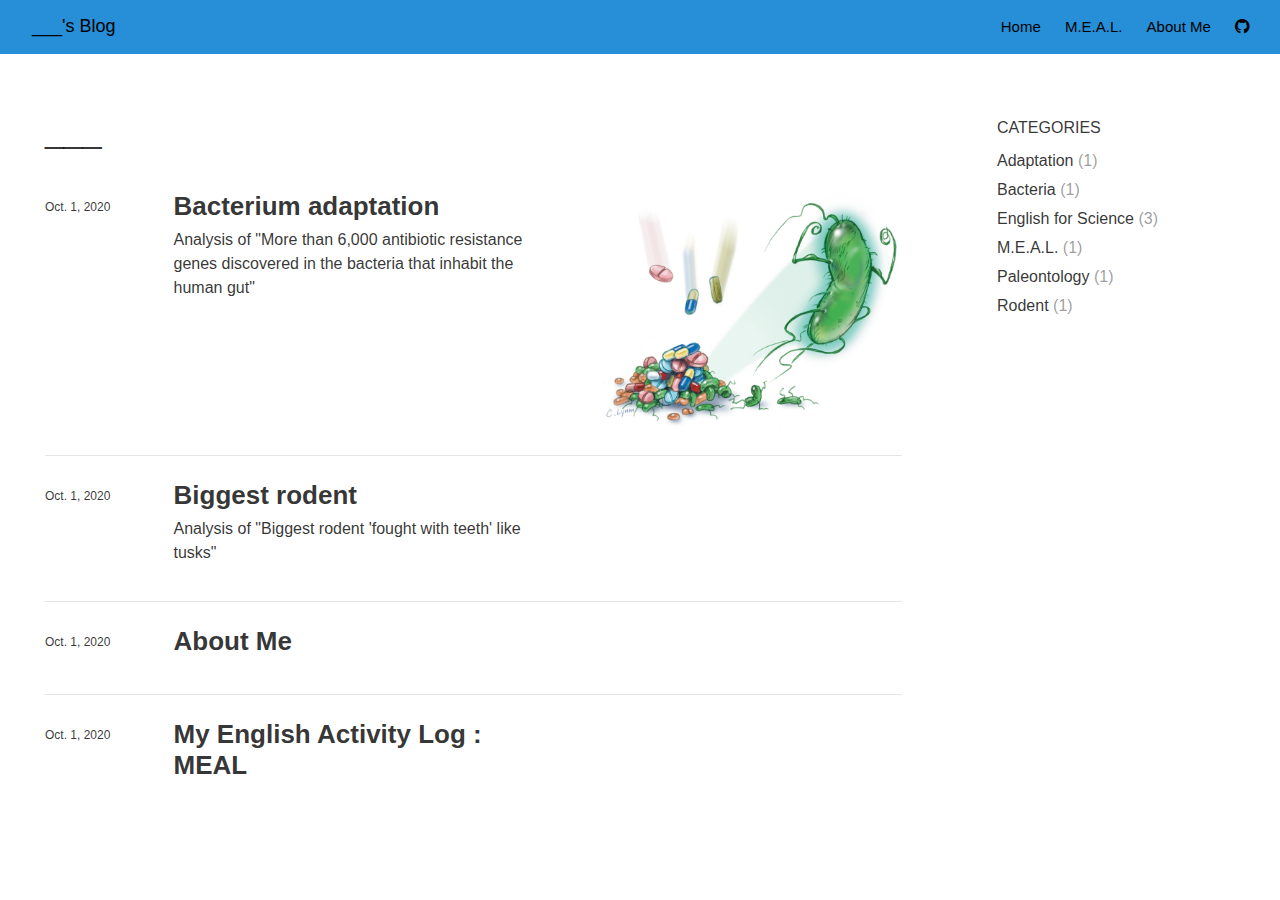
<file: docs/index.html>
<!DOCTYPE html>

<html xmlns="http://www.w3.org/1999/xhtml" lang="" xml:lang="">

<head>
  <meta charset="utf-8"/>
  <meta name="viewport" content="width=device-width, initial-scale=1"/>
  <meta http-equiv="X-UA-Compatible" content="IE=Edge,chrome=1"/>
  <meta name="generator" content="distill" />

  <style type="text/css">
  /* Hide doc at startup (prevent jankiness while JS renders/transforms) */
  body {
    visibility: hidden;
  }
  </style>

 <!--radix_placeholder_import_source-->
 <!--/radix_placeholder_import_source-->

  <!--radix_placeholder_meta_tags-->
  <title>___'s Blog: ___</title>
  
  
  
  
  <!--  https://developers.facebook.com/docs/sharing/webmasters#markup -->
  <meta property="og:title" content="___&#39;s Blog: ___"/>
  <meta property="og:type" content="article"/>
  <meta property="og:locale" content="en_US"/>
  <meta property="og:site_name" content="___&#39;s Blog"/>
  
  <!--  https://dev.twitter.com/cards/types/summary -->
  <meta property="twitter:card" content="summary"/>
  <meta property="twitter:title" content="___&#39;s Blog: ___"/>
  
  <!--/radix_placeholder_meta_tags-->
  <!--radix_placeholder_rmarkdown_metadata-->
  
  <script type="text/json" id="radix-rmarkdown-metadata">
  {"type":"list","attributes":{"names":{"type":"character","attributes":{},"value":["title","site","listing"]}},"value":[{"type":"character","attributes":{},"value":["___"]},{"type":"character","attributes":{},"value":["distill::distill_website"]},{"type":"character","attributes":{},"value":["posts"]}]}
  </script>
  <!--/radix_placeholder_rmarkdown_metadata-->
  <!--radix_placeholder_navigation_in_header-->
  
  <script type="application/javascript">
  
    window.headroom_prevent_pin = false;
  
    window.document.addEventListener("DOMContentLoaded", function (event) {
  
      // initialize headroom for banner
      var header = $('header').get(0);
      var headerHeight = header.offsetHeight;
      var headroom = new Headroom(header, {
        onPin : function() {
          if (window.headroom_prevent_pin) {
            window.headroom_prevent_pin = false;
            headroom.unpin();
          }
        }
      });
      headroom.init();
      if(window.location.hash)
        headroom.unpin();
      $(header).addClass('headroom--transition');
  
      // offset scroll location for banner on hash change
      // (see: https://github.com/WickyNilliams/headroom.js/issues/38)
      window.addEventListener("hashchange", function(event) {
        window.scrollTo(0, window.pageYOffset - (headerHeight + 25));
      });
  
      // responsive menu
      $('.distill-site-header').each(function(i, val) {
        var topnav = $(this);
        var toggle = topnav.find('.nav-toggle');
        toggle.on('click', function() {
          topnav.toggleClass('responsive');
        });
      });
  
      // nav dropdowns
      $('.nav-dropbtn').click(function(e) {
        $(this).next('.nav-dropdown-content').toggleClass('nav-dropdown-active');
        $(this).parent().siblings('.nav-dropdown')
           .children('.nav-dropdown-content').removeClass('nav-dropdown-active');
      });
      $("body").click(function(e){
        $('.nav-dropdown-content').removeClass('nav-dropdown-active');
      });
      $(".nav-dropdown").click(function(e){
        e.stopPropagation();
      });
    });
  </script>
  
  <style type="text/css">
  
  /* Theme (user-documented overrideables for nav appearance) */
  
  .distill-site-nav {
    color: rgba(255, 255, 255, 0.8);
    background-color: #455a64;
    font-size: 15px;
    font-weight: 300;
  }
  
  .distill-site-nav a {
    color: inherit;
    text-decoration: none;
  }
  
  .distill-site-nav a:hover {
    color: white;
  }
  
  @media print {
    .distill-site-nav {
      display: none;
    }
  }
  
  .distill-site-header {
  
  }
  
  .distill-site-footer {
  
  }
  
  
  /* Site Header */
  
  .distill-site-header {
    width: 100%;
    box-sizing: border-box;
    z-index: 3;
  }
  
  .distill-site-header .nav-left {
    display: inline-block;
    margin-left: 8px;
  }
  
  @media screen and (max-width: 768px) {
    .distill-site-header .nav-left {
      margin-left: 0;
    }
  }
  
  
  .distill-site-header .nav-right {
    float: right;
    margin-right: 8px;
  }
  
  .distill-site-header a,
  .distill-site-header .title {
    display: inline-block;
    text-align: center;
    padding: 14px 10px 14px 10px;
  }
  
  .distill-site-header .title {
    font-size: 18px;
  }
  
  .distill-site-header .logo {
    padding: 0;
  }
  
  .distill-site-header .logo img {
    display: none;
    max-height: 20px;
    width: auto;
    margin-bottom: -4px;
  }
  
  .distill-site-header .nav-image img {
    max-height: 18px;
    width: auto;
    display: inline-block;
    margin-bottom: -3px;
  }
  
  
  
  @media screen and (min-width: 1000px) {
    .distill-site-header .logo img {
      display: inline-block;
    }
    .distill-site-header .nav-left {
      margin-left: 20px;
    }
    .distill-site-header .nav-right {
      margin-right: 20px;
    }
    .distill-site-header .title {
      padding-left: 12px;
    }
  }
  
  
  .distill-site-header .nav-toggle {
    display: none;
  }
  
  .nav-dropdown {
    display: inline-block;
    position: relative;
  }
  
  .nav-dropdown .nav-dropbtn {
    border: none;
    outline: none;
    color: rgba(255, 255, 255, 0.8);
    padding: 16px 10px;
    background-color: transparent;
    font-family: inherit;
    font-size: inherit;
    font-weight: inherit;
    margin: 0;
    margin-top: 1px;
    z-index: 2;
  }
  
  .nav-dropdown-content {
    display: none;
    position: absolute;
    background-color: white;
    min-width: 200px;
    border: 1px solid rgba(0,0,0,0.15);
    border-radius: 4px;
    box-shadow: 0px 8px 16px 0px rgba(0,0,0,0.1);
    z-index: 1;
    margin-top: 2px;
    white-space: nowrap;
    padding-top: 4px;
    padding-bottom: 4px;
  }
  
  .nav-dropdown-content hr {
    margin-top: 4px;
    margin-bottom: 4px;
    border: none;
    border-bottom: 1px solid rgba(0, 0, 0, 0.1);
  }
  
  .nav-dropdown-active {
    display: block;
  }
  
  .nav-dropdown-content a, .nav-dropdown-content .nav-dropdown-header {
    color: black;
    padding: 6px 24px;
    text-decoration: none;
    display: block;
    text-align: left;
  }
  
  .nav-dropdown-content .nav-dropdown-header {
    display: block;
    padding: 5px 24px;
    padding-bottom: 0;
    text-transform: uppercase;
    font-size: 14px;
    color: #999999;
    white-space: nowrap;
  }
  
  .nav-dropdown:hover .nav-dropbtn {
    color: white;
  }
  
  .nav-dropdown-content a:hover {
    background-color: #ddd;
    color: black;
  }
  
  .nav-right .nav-dropdown-content {
    margin-left: -45%;
    right: 0;
  }
  
  @media screen and (max-width: 768px) {
    .distill-site-header a, .distill-site-header .nav-dropdown  {display: none;}
    .distill-site-header a.nav-toggle {
      float: right;
      display: block;
    }
    .distill-site-header .title {
      margin-left: 0;
    }
    .distill-site-header .nav-right {
      margin-right: 0;
    }
    .distill-site-header {
      overflow: hidden;
    }
    .nav-right .nav-dropdown-content {
      margin-left: 0;
    }
  }
  
  
  @media screen and (max-width: 768px) {
    .distill-site-header.responsive {position: relative;}
    .distill-site-header.responsive a.nav-toggle {
      position: absolute;
      right: 0;
      top: 0;
    }
    .distill-site-header.responsive a,
    .distill-site-header.responsive .nav-dropdown {
      display: block;
      text-align: left;
    }
    .distill-site-header.responsive .nav-left,
    .distill-site-header.responsive .nav-right {
      width: 100%;
    }
    .distill-site-header.responsive .nav-dropdown {float: none;}
    .distill-site-header.responsive .nav-dropdown-content {position: relative;}
    .distill-site-header.responsive .nav-dropdown .nav-dropbtn {
      display: block;
      width: 100%;
      text-align: left;
    }
  }
  
  /* Site Footer */
  
  .distill-site-footer {
    width: 100%;
    overflow: hidden;
    box-sizing: border-box;
    z-index: 3;
    margin-top: 30px;
    padding-top: 30px;
    padding-bottom: 30px;
    text-align: center;
  }
  
  /* Headroom */
  
  d-title {
    padding-top: 6rem;
  }
  
  @media print {
    d-title {
      padding-top: 4rem;
    }
  }
  
  .headroom {
    z-index: 1000;
    position: fixed;
    top: 0;
    left: 0;
    right: 0;
  }
  
  .headroom--transition {
    transition: all .4s ease-in-out;
  }
  
  .headroom--unpinned {
    top: -100px;
  }
  
  .headroom--pinned {
    top: 0;
  }
  
  </style>
  
  <link href="site_libs/font-awesome-5.1.0/css/all.css" rel="stylesheet"/>
  <link href="site_libs/font-awesome-5.1.0/css/v4-shims.css" rel="stylesheet"/>
  <script src="site_libs/headroom-0.9.4/headroom.min.js"></script>
  <!--/radix_placeholder_navigation_in_header-->
  <!--radix_placeholder_distill-->
  
  <style type="text/css">
  
  body {
    background-color: white;
  }
  
  .pandoc-table {
    width: 100%;
  }
  
  .pandoc-table>caption {
    margin-bottom: 10px;
  }
  
  .pandoc-table th:not([align]) {
    text-align: left;
  }
  
  .pagedtable-footer {
    font-size: 15px;
  }
  
  .html-widget {
    margin-bottom: 2.0em;
  }
  
  .l-screen-inset {
    padding-right: 16px;
  }
  
  .l-screen .caption {
    margin-left: 10px;
  }
  
  .shaded {
    background: rgb(247, 247, 247);
    padding-top: 20px;
    padding-bottom: 20px;
    border-top: 1px solid rgba(0, 0, 0, 0.1);
    border-bottom: 1px solid rgba(0, 0, 0, 0.1);
  }
  
  .shaded .html-widget {
    margin-bottom: 0;
    border: 1px solid rgba(0, 0, 0, 0.1);
  }
  
  .shaded .shaded-content {
    background: white;
  }
  
  .text-output {
    margin-top: 0;
    line-height: 1.5em;
  }
  
  .hidden {
    display: none !important;
  }
  
  d-article {
    padding-bottom: 30px;
  }
  
  d-appendix {
    padding-top: 30px;
  }
  
  d-article>p>img {
    width: 100%;
  }
  
  d-article iframe {
    border: 1px solid rgba(0, 0, 0, 0.1);
    margin-bottom: 2.0em;
    width: 100%;
  }
  
  figure img.external {
    background: white;
    border: 1px solid rgba(0, 0, 0, 0.1);
    box-shadow: 0 1px 8px rgba(0, 0, 0, 0.1);
    padding: 18px;
    box-sizing: border-box;
  }
  
  /* CSS for table of contents */
  
  .d-toc {
    color: rgba(0,0,0,0.8);
    font-size: 0.8em;
    line-height: 1em;
  }
  
  .d-toc-header {
    font-size: 0.6rem;
    font-weight: 400;
    color: rgba(0, 0, 0, 0.5);
    text-transform: uppercase;
    margin-top: 0;
    margin-bottom: 1.3em;
  }
  
  .d-toc a {
    border-bottom: none;
  }
  
  .d-toc ul {
    padding-left: 0;
  }
  
  .d-toc li>ul {
    padding-top: 0.8em;
    padding-left: 16px;
    margin-bottom: 0.6em;
  }
  
  .d-toc ul,
  .d-toc li {
    list-style-type: none;
  }
  
  .d-toc li {
    margin-bottom: 0.9em;
  }
  
  .d-toc-separator {
    margin-top: 20px;
    margin-bottom: 2em;
  }
  
  .d-article-with-toc {
    border-top: none;
    padding-top: 0;
  }
  
  
  
  /* Tweak code blocks (note that this CSS is repeated above in an injection
     into the d-code shadow dom) */
  
  d-code {
    overflow-x: auto !important;
  }
  
  pre.d-code code.d-code {
    padding-left: 10px;
    font-size: 12px;
    border-left: 2px solid rgba(0,0,0,0.1);
  }
  
  pre.text-output {
  
    font-size: 12px;
    color: black;
    background: none;
    font-family: Consolas, Monaco, 'Andale Mono', 'Ubuntu Mono', monospace;
    text-align: left;
    white-space: pre;
    word-spacing: normal;
    word-break: normal;
    word-wrap: normal;
    line-height: 1.5;
  
    -moz-tab-size: 4;
    -o-tab-size: 4;
    tab-size: 4;
  
    -webkit-hyphens: none;
    -moz-hyphens: none;
    -ms-hyphens: none;
    hyphens: none;
  }
  
  @media(min-width: 768px) {
  
  d-code {
    overflow-x: visible !important;
  }
  
  pre.d-code code.d-code  {
      padding-left: 18px;
      font-size: 14px;
  }
  pre.text-output {
    font-size: 14px;
  }
  }
  
  /* Figure */
  
  .figure {
    position: relative;
    margin-bottom: 2.5em;
    margin-top: 1.5em;
  }
  
  .figure img {
    width: 100%;
  }
  
  .figure .caption {
    color: rgba(0, 0, 0, 0.6);
    font-size: 12px;
    line-height: 1.5em;
  }
  
  .figure img.external {
    background: white;
    border: 1px solid rgba(0, 0, 0, 0.1);
    box-shadow: 0 1px 8px rgba(0, 0, 0, 0.1);
    padding: 18px;
    box-sizing: border-box;
  }
  
  .figure .caption a {
    color: rgba(0, 0, 0, 0.6);
  }
  
  .figure .caption b,
  .figure .caption strong, {
    font-weight: 600;
    color: rgba(0, 0, 0, 1.0);
  }
  
  
  
  /* Tweak 1000px media break to show more text */
  
  @media(min-width: 1000px) {
    .base-grid,
    distill-header,
    d-title,
    d-abstract,
    d-article,
    d-appendix,
    distill-appendix,
    d-byline,
    d-footnote-list,
    d-citation-list,
    distill-footer {
      grid-template-columns: [screen-start] 1fr [page-start kicker-start] 80px [middle-start] 50px [text-start kicker-end] 65px 65px 65px 65px 65px 65px 65px 65px [text-end gutter-start] 65px [middle-end] 65px [page-end gutter-end] 1fr [screen-end];
      grid-column-gap: 16px;
    }
  
    .grid {
      grid-column-gap: 16px;
    }
  
    d-article {
      font-size: 1.06rem;
      line-height: 1.7em;
    }
    figure .caption, .figure .caption, figure figcaption {
      font-size: 13px;
    }
  }
  
  @media(min-width: 1180px) {
    .base-grid,
    distill-header,
    d-title,
    d-abstract,
    d-article,
    d-appendix,
    distill-appendix,
    d-byline,
    d-footnote-list,
    d-citation-list,
    distill-footer {
      grid-template-columns: [screen-start] 1fr [page-start kicker-start] 60px [middle-start] 60px [text-start kicker-end] 60px 60px 60px 60px 60px 60px 60px 60px [text-end gutter-start] 60px [middle-end] 60px [page-end gutter-end] 1fr [screen-end];
      grid-column-gap: 32px;
    }
  
    .grid {
      grid-column-gap: 32px;
    }
  }
  
  
  /* Get the citation styles for the appendix (not auto-injected on render since
     we do our own rendering of the citation appendix) */
  
  d-appendix .citation-appendix,
  .d-appendix .citation-appendix {
    font-size: 11px;
    line-height: 15px;
    border-left: 1px solid rgba(0, 0, 0, 0.1);
    padding-left: 18px;
    border: 1px solid rgba(0,0,0,0.1);
    background: rgba(0, 0, 0, 0.02);
    padding: 10px 18px;
    border-radius: 3px;
    color: rgba(150, 150, 150, 1);
    overflow: hidden;
    margin-top: -12px;
    white-space: pre-wrap;
    word-wrap: break-word;
  }
  
  
  /* Social footer */
  
  .social_footer {
    margin-top: 30px;
    margin-bottom: 0;
    color: rgba(0,0,0,0.67);
  }
  
  .disqus-comments {
    margin-right: 30px;
  }
  
  .disqus-comment-count {
    border-bottom: 1px solid rgba(0, 0, 0, 0.4);
    cursor: pointer;
  }
  
  #disqus_thread {
    margin-top: 30px;
  }
  
  .article-sharing a {
    border-bottom: none;
    margin-right: 8px;
  }
  
  .article-sharing a:hover {
    border-bottom: none;
  }
  
  .sidebar-section.subscribe {
    font-size: 12px;
    line-height: 1.6em;
  }
  
  .subscribe p {
    margin-bottom: 0.5em;
  }
  
  
  .article-footer .subscribe {
    font-size: 15px;
    margin-top: 45px;
  }
  
  
  /* Improve display for browsers without grid (IE/Edge <= 15) */
  
  .downlevel {
    line-height: 1.6em;
    font-family: -apple-system, BlinkMacSystemFont, "Segoe UI", Roboto, Oxygen, Ubuntu, Cantarell, "Fira Sans", "Droid Sans", "Helvetica Neue", Arial, sans-serif;
    margin: 0;
  }
  
  .downlevel .d-title {
    padding-top: 6rem;
    padding-bottom: 1.5rem;
  }
  
  .downlevel .d-title h1 {
    font-size: 50px;
    font-weight: 700;
    line-height: 1.1em;
    margin: 0 0 0.5rem;
  }
  
  .downlevel .d-title p {
    font-weight: 300;
    font-size: 1.2rem;
    line-height: 1.55em;
    margin-top: 0;
  }
  
  .downlevel .d-byline {
    padding-top: 0.8em;
    padding-bottom: 0.8em;
    font-size: 0.8rem;
    line-height: 1.8em;
  }
  
  .downlevel .section-separator {
    border: none;
    border-top: 1px solid rgba(0, 0, 0, 0.1);
  }
  
  .downlevel .d-article {
    font-size: 1.06rem;
    line-height: 1.7em;
    padding-top: 1rem;
    padding-bottom: 2rem;
  }
  
  
  .downlevel .d-appendix {
    padding-left: 0;
    padding-right: 0;
    max-width: none;
    font-size: 0.8em;
    line-height: 1.7em;
    margin-bottom: 0;
    color: rgba(0,0,0,0.5);
    padding-top: 40px;
    padding-bottom: 48px;
  }
  
  .downlevel .footnotes ol {
    padding-left: 13px;
  }
  
  .downlevel .base-grid,
  .downlevel .distill-header,
  .downlevel .d-title,
  .downlevel .d-abstract,
  .downlevel .d-article,
  .downlevel .d-appendix,
  .downlevel .distill-appendix,
  .downlevel .d-byline,
  .downlevel .d-footnote-list,
  .downlevel .d-citation-list,
  .downlevel .distill-footer,
  .downlevel .appendix-bottom,
  .downlevel .posts-container {
    padding-left: 40px;
    padding-right: 40px;
  }
  
  @media(min-width: 768px) {
    .downlevel .base-grid,
    .downlevel .distill-header,
    .downlevel .d-title,
    .downlevel .d-abstract,
    .downlevel .d-article,
    .downlevel .d-appendix,
    .downlevel .distill-appendix,
    .downlevel .d-byline,
    .downlevel .d-footnote-list,
    .downlevel .d-citation-list,
    .downlevel .distill-footer,
    .downlevel .appendix-bottom,
    .downlevel .posts-container {
    padding-left: 150px;
    padding-right: 150px;
    max-width: 900px;
  }
  }
  
  .downlevel pre code {
    display: block;
    border-left: 2px solid rgba(0, 0, 0, .1);
    padding: 0 0 0 20px;
    font-size: 14px;
  }
  
  .downlevel code, .downlevel pre {
    color: black;
    background: none;
    font-family: Consolas, Monaco, 'Andale Mono', 'Ubuntu Mono', monospace;
    text-align: left;
    white-space: pre;
    word-spacing: normal;
    word-break: normal;
    word-wrap: normal;
    line-height: 1.5;
  
    -moz-tab-size: 4;
    -o-tab-size: 4;
    tab-size: 4;
  
    -webkit-hyphens: none;
    -moz-hyphens: none;
    -ms-hyphens: none;
    hyphens: none;
  }
  
  </style>
  
  <script type="application/javascript">
  
  function is_downlevel_browser() {
    if (bowser.isUnsupportedBrowser({ msie: "12", msedge: "16"},
                                   window.navigator.userAgent)) {
      return true;
    } else {
      return window.load_distill_framework === undefined;
    }
  }
  
  // show body when load is complete
  function on_load_complete() {
  
    // set body to visible
    document.body.style.visibility = 'visible';
  
    // force redraw for leaflet widgets
    if (window.HTMLWidgets) {
      var maps = window.HTMLWidgets.findAll(".leaflet");
      $.each(maps, function(i, el) {
        var map = this.getMap();
        map.invalidateSize();
        map.eachLayer(function(layer) {
          if (layer instanceof L.TileLayer)
            layer.redraw();
        });
      });
    }
  
    // trigger 'shown' so htmlwidgets resize
    $('d-article').trigger('shown');
  }
  
  function init_distill() {
  
    init_common();
  
    // create front matter
    var front_matter = $('<d-front-matter></d-front-matter>');
    $('#distill-front-matter').wrap(front_matter);
  
    // create d-title
    $('.d-title').changeElementType('d-title');
  
    // create d-byline
    var byline = $('<d-byline></d-byline>');
    $('.d-byline').replaceWith(byline);
  
    // create d-article
    var article = $('<d-article></d-article>');
    $('.d-article').wrap(article).children().unwrap();
  
    // move posts container into article
    $('.posts-container').appendTo($('d-article'));
  
    // create d-appendix
    $('.d-appendix').changeElementType('d-appendix');
  
    // create d-bibliography
    var bibliography = $('<d-bibliography></d-bibliography>');
    $('#distill-bibliography').wrap(bibliography);
  
    // flag indicating that we have appendix items
    var appendix = $('.appendix-bottom').children('h3').length > 0;
  
    // replace citations with <d-cite>
    $('.citation').each(function(i, val) {
      appendix = true;
      var cites = $(this).attr('data-cites').split(" ");
      var dt_cite = $('<d-cite></d-cite>');
      dt_cite.attr('key', cites.join());
      $(this).replaceWith(dt_cite);
    });
    // remove refs
    $('#refs').remove();
  
    // replace footnotes with <d-footnote>
    $('.footnote-ref').each(function(i, val) {
      appendix = true;
      var href = $(this).attr('href');
      var id = href.replace('#', '');
      var fn = $('#' + id);
      var fn_p = $('#' + id + '>p');
      fn_p.find('.footnote-back').remove();
      var text = fn_p.html();
      var dtfn = $('<d-footnote></d-footnote>');
      dtfn.html(text);
      $(this).replaceWith(dtfn);
    });
    // remove footnotes
    $('.footnotes').remove();
  
    $('h1.appendix, h2.appendix').each(function(i, val) {
      $(this).changeElementType('h3');
    });
    $('h3.appendix').each(function(i, val) {
      var id = $(this).attr('id');
      $('.d-toc a[href="#' + id + '"]').parent().remove();
      appendix = true;
      $(this).nextUntil($('h1, h2, h3')).addBack().appendTo($('d-appendix'));
    });
  
    // show d-appendix if we have appendix content
    $("d-appendix").css('display', appendix ? 'grid' : 'none');
  
    // replace code blocks with d-code
    $('pre>code').each(function(i, val) {
      var code = $(this);
      var pre = code.parent();
      var clz = "";
      var language = pre.attr('class');
      if (language) {
        // map unknown languages to "clike" (without this they just dissapear)
        if ($.inArray(language, ["bash", "clike", "css", "go", "html",
                                 "javascript", "js", "julia", "lua", "markdown",
                                 "markup", "mathml", "python", "svg", "xml"]) == -1)
          language = "clike";
        language = ' language="' + language + '"';
        var dt_code = $('<d-code block' + language + clz + '></d-code>');
        dt_code.text(code.text());
        pre.replaceWith(dt_code);
      } else {
        code.addClass('text-output').unwrap().changeElementType('pre');
      }
    });
  
    // localize layout chunks to just output
    $('.layout-chunk').each(function(i, val) {
  
      // capture layout
      var layout = $(this).attr('data-layout');
  
      // apply layout to markdown level block elements
      var elements = $(this).children().not('d-code, pre.text-output, script');
      elements.each(function(i, el) {
        var layout_div = $('<div class="' + layout + '"></div>');
        if (layout_div.hasClass('shaded')) {
          var shaded_content = $('<div class="shaded-content"></div>');
          $(this).wrap(shaded_content);
          $(this).parent().wrap(layout_div);
        } else {
          $(this).wrap(layout_div);
        }
      });
  
  
      // unwrap the layout-chunk div
      $(this).children().unwrap();
    });
  
    // load distill framework
    load_distill_framework();
  
    // wait for window.distillRunlevel == 4 to do post processing
    function distill_post_process() {
  
      if (!window.distillRunlevel || window.distillRunlevel < 4)
        return;
  
      // hide author/affiliations entirely if we have no authors
      var front_matter = JSON.parse($("#distill-front-matter").html());
      var have_authors = front_matter.authors && front_matter.authors.length > 0;
      if (!have_authors)
        $('d-byline').addClass('hidden');
  
      // table of contents
      if (have_authors) // adjust border if we are in authors
        $('.d-toc').parent().addClass('d-article-with-toc');
  
      // strip links that point to #
      $('.authors-affiliations').find('a[href="#"]').removeAttr('href');
  
      // hide elements of author/affiliations grid that have no value
      function hide_byline_column(caption) {
        $('d-byline').find('h3:contains("' + caption + '")').parent().css('visibility', 'hidden');
      }
  
      // affiliations
      var have_affiliations = false;
      for (var i = 0; i<front_matter.authors.length; ++i) {
        var author = front_matter.authors[i];
        if (author.affiliation !== "&nbsp;") {
          have_affiliations = true;
          break;
        }
      }
      if (!have_affiliations)
        $('d-byline').find('h3:contains("Affiliations")').css('visibility', 'hidden');
  
      // published date
      if (!front_matter.publishedDate)
        hide_byline_column("Published");
  
      // document object identifier
      var doi = $('d-byline').find('h3:contains("DOI")');
      var doi_p = doi.next().empty();
      if (!front_matter.doi) {
        // if we have a citation and valid citationText then link to that
        if ($('#citation').length > 0 && front_matter.citationText) {
          doi.html('Citation');
          $('<a href="#citation"></a>')
            .text(front_matter.citationText)
            .appendTo(doi_p);
        } else {
          hide_byline_column("DOI");
        }
      } else {
        $('<a></a>')
           .attr('href', "https://doi.org/" + front_matter.doi)
           .html(front_matter.doi)
           .appendTo(doi_p);
      }
  
       // change plural form of authors/affiliations
      if (front_matter.authors.length === 1) {
        var grid = $('.authors-affiliations');
        grid.children('h3:contains("Authors")').text('Author');
        grid.children('h3:contains("Affiliations")').text('Affiliation');
      }
  
      // inject pre code styles (can't do this with a global stylesheet b/c a shadow root is used)
      $('d-code').each(function(i, val) {
        var style = document.createElement('style');
        style.innerHTML = 'pre code { padding-left: 10px; font-size: 12px; border-left: 2px solid rgba(0,0,0,0.1); } ' +
                          '@media(min-width: 768px) { pre code { padding-left: 18px; font-size: 14px; } }';
        if (this.shadowRoot)
          this.shadowRoot.appendChild(style);
      });
  
      // move appendix-bottom entries to the bottom
      $('.appendix-bottom').appendTo('d-appendix').children().unwrap();
      $('.appendix-bottom').remove();
  
      // clear polling timer
      clearInterval(tid);
  
      // show body now that everything is ready
      on_load_complete();
    }
  
    var tid = setInterval(distill_post_process, 50);
    distill_post_process();
  
  }
  
  function init_downlevel() {
  
    init_common();
  
     // insert hr after d-title
    $('.d-title').after($('<hr class="section-separator"/>'));
  
    // check if we have authors
    var front_matter = JSON.parse($("#distill-front-matter").html());
    var have_authors = front_matter.authors && front_matter.authors.length > 0;
  
    // manage byline/border
    if (!have_authors)
      $('.d-byline').remove();
    $('.d-byline').after($('<hr class="section-separator"/>'));
    $('.d-byline a').remove();
  
    // remove toc
    $('.d-toc-header').remove();
    $('.d-toc').remove();
    $('.d-toc-separator').remove();
  
    // move appendix elements
    $('h1.appendix, h2.appendix').each(function(i, val) {
      $(this).changeElementType('h3');
    });
    $('h3.appendix').each(function(i, val) {
      $(this).nextUntil($('h1, h2, h3')).addBack().appendTo($('.d-appendix'));
    });
  
  
    // inject headers into references and footnotes
    var refs_header = $('<h3></h3>');
    refs_header.text('References');
    $('#refs').prepend(refs_header);
  
    var footnotes_header = $('<h3></h3');
    footnotes_header.text('Footnotes');
    $('.footnotes').children('hr').first().replaceWith(footnotes_header);
  
    // move appendix-bottom entries to the bottom
    $('.appendix-bottom').appendTo('.d-appendix').children().unwrap();
    $('.appendix-bottom').remove();
  
    // remove appendix if it's empty
    if ($('.d-appendix').children().length === 0)
      $('.d-appendix').remove();
  
    // prepend separator above appendix
    $('.d-appendix').before($('<hr class="section-separator" style="clear: both"/>'));
  
    // trim code
    $('pre>code').each(function(i, val) {
      $(this).html($.trim($(this).html()));
    });
  
    // move posts-container right before article
    $('.posts-container').insertBefore($('.d-article'));
  
    $('body').addClass('downlevel');
  
    on_load_complete();
  }
  
  
  function init_common() {
  
    // jquery plugin to change element types
    (function($) {
      $.fn.changeElementType = function(newType) {
        var attrs = {};
  
        $.each(this[0].attributes, function(idx, attr) {
          attrs[attr.nodeName] = attr.nodeValue;
        });
  
        this.replaceWith(function() {
          return $("<" + newType + "/>", attrs).append($(this).contents());
        });
      };
    })(jQuery);
  
    // prevent underline for linked images
    $('a > img').parent().css({'border-bottom' : 'none'});
  
    // mark non-body figures created by knitr chunks as 100% width
    $('.layout-chunk').each(function(i, val) {
      var figures = $(this).find('img, .html-widget');
      if ($(this).attr('data-layout') !== "l-body") {
        figures.css('width', '100%');
      } else {
        figures.css('max-width', '100%');
        figures.filter("[width]").each(function(i, val) {
          var fig = $(this);
          fig.css('width', fig.attr('width') + 'px');
        });
  
      }
    });
  
    // auto-append index.html to post-preview links in file: protocol
    // and in rstudio ide preview
    $('.post-preview').each(function(i, val) {
      if (window.location.protocol === "file:")
        $(this).attr('href', $(this).attr('href') + "index.html");
    });
  
    // get rid of index.html references in header
    if (window.location.protocol !== "file:") {
      $('.distill-site-header a[href]').each(function(i,val) {
        $(this).attr('href', $(this).attr('href').replace("index.html", "./"));
      });
    }
  
    // add class to pandoc style tables
    $('tr.header').parent('thead').parent('table').addClass('pandoc-table');
    $('.kable-table').children('table').addClass('pandoc-table');
  
    // add figcaption style to table captions
    $('caption').parent('table').addClass("figcaption");
  
    // initialize posts list
    if (window.init_posts_list)
      window.init_posts_list();
  
    // implmement disqus comment link
    $('.disqus-comment-count').click(function() {
      window.headroom_prevent_pin = true;
      $('#disqus_thread').toggleClass('hidden');
      if (!$('#disqus_thread').hasClass('hidden')) {
        var offset = $(this).offset();
        $(window).resize();
        $('html, body').animate({
          scrollTop: offset.top - 35
        });
      }
    });
  }
  
  document.addEventListener('DOMContentLoaded', function() {
    if (is_downlevel_browser())
      init_downlevel();
    else
      window.addEventListener('WebComponentsReady', init_distill);
  });
  
  </script>
  
  <!--/radix_placeholder_distill-->
  <script src="site_libs/jquery-1.11.3/jquery.min.js"></script>
  <script src="site_libs/bowser-1.9.3/bowser.min.js"></script>
  <script src="site_libs/webcomponents-2.0.0/webcomponents.js"></script>
  <script src="site_libs/distill-2.2.21/template.v2.js"></script>
  <!--radix_placeholder_site_in_header-->
  <style type="text/css">
  .distill-site-nav {
    color: rgba(255, 255, 255, 0.8);
    background-color: #268FD7;
    font-size: 15px;
    font-weight: 300;
  }
  
  .distill-site-nav a {
    color: black;
    text-decoration: none;
  }
  
  .distill-site-nav a:hover {
    color: black;
  }
  
  .distill-site-header {
  }
  
  .distill-site-footer {
  }
  
  @media print {
    .distill-site-nav {
      display: none;
    }
  }
  
  </style>
  <!--/radix_placeholder_site_in_header-->

  <link rel="stylesheet" href="style.css" type="text/css"/>

</head>

<body class="layout-listing">

<!--radix_placeholder_front_matter-->

<script id="distill-front-matter" type="text/json">
{"title":"___","authors":[]}
</script>

<!--/radix_placeholder_front_matter-->
<!--radix_placeholder_navigation_before_body-->
<header class="header header--fixed" role="banner">
<nav class="distill-site-nav distill-site-header">
<div class="nav-left">
<a href="index.html" class="title">___'s Blog</a>
</div>
<div class="nav-right">
<a href="index.html">Home</a>
<a href="posts/meal/index.html">M.E.A.L.</a>
<a href="posts/about/index.html">About Me</a>
<a href="https://github.com/BioDataScience-Course/blog-template">
<i class="fab fa-github"></i>
</a>
<a href="javascript:void(0);" class="nav-toggle">&#9776;</a>
</div>
</nav>
</header>
<!--/radix_placeholder_navigation_before_body-->
<!--radix_placeholder_site_before_body-->
<!--/radix_placeholder_site_before_body-->
<!--radix_placeholder_article_listing-->

<style type="text/css">

/* Styles for listing layout (hide title) */
.layout-listing d-title, .layout-listing .d-title {
  display: none;
}

/* Styles for posts lists (not auto-injected) */


.posts-with-sidebar {
  padding-left: 45px;
  padding-right: 45px;
}

.posts-list .description h2,
.posts-list .description p {
  font-family: -apple-system, BlinkMacSystemFont, "Segoe UI", Roboto, Oxygen, Ubuntu, Cantarell, "Fira Sans", "Droid Sans", "Helvetica Neue", Arial, sans-serif;
}

.posts-list .description h2 {
  font-weight: 700;
  border-bottom: none;
  padding-bottom: 0;
}

.posts-list h2.post-tag {
  border-bottom: 1px solid rgba(0, 0, 0, 0.2);
  padding-bottom: 12px;
}
.posts-list {
  margin-top: 60px;
  margin-bottom: 24px;
}

.posts-list .post-preview {
  text-decoration: none;
  overflow: hidden;
  display: block;
  border-bottom: 1px solid rgba(0, 0, 0, 0.1);
  padding: 24px 0;
}

.post-preview-last {
  border-bottom: none !important;
}

.posts-list .posts-list-caption {
  grid-column: screen;
  font-weight: 400;
}

.posts-list .post-preview h2 {
  margin: 0 0 6px 0;
  line-height: 1.2em;
  font-style: normal;
  font-size: 24px;
}

.posts-list .post-preview p {
  margin: 0 0 12px 0;
  line-height: 1.4em;
  font-size: 16px;
}

.posts-list .post-preview .thumbnail {
  box-sizing: border-box;
  margin-bottom: 24px;
  position: relative;
  max-width: 500px;
}
.posts-list .post-preview img {
  width: 100%;
  display: block;
}

.posts-list .metadata {
  font-size: 12px;
  line-height: 1.4em;
  margin-bottom: 18px;
}

.posts-list .metadata > * {
  display: inline-block;
}

.posts-list .metadata .publishedDate {
  margin-right: 1em;
}

.posts-list .metadata .tags {
  margin-top: 1em;
}

.posts-list .tags .tag {
  color: rgba(0,0,0,0.67);
  padding: 0.3em 0.5em;
  margin: 0;
  font-size: 80%;
  border: 1px solid rgba(0,0,0,0.4);
  border-radius: 3px;
  text-transform: uppercase;
  font-weight: 500;
}

.posts-list img {
  opacity: 1;
}

.posts-list img[data-src] {
  opacity: 0;
}

.posts-more {
  clear: both;
}


.posts-sidebar {
  font-size: 16px;
}

.posts-sidebar h3 {
  font-size: 16px;
  margin-top: 0;
  margin-bottom: 0.5em;
  font-weight: 400;
  text-transform: uppercase;
}

.sidebar-section {
  margin-bottom: 30px;
}

.categories ul {
  list-style-type: none;
  margin: 0;
  padding: 0;
}

.categories li {
  color: rgba(0, 0, 0, 0.8);
  margin-bottom: 0;
}

.categories li>a {
  border-bottom: none;
}

.categories li>a:hover {
  border-bottom: 1px solid rgba(0, 0, 0, 0.4);
}

.categories .active {
  font-weight: 600;
}

.categories .category-count {
  color: rgba(0, 0, 0, 0.4);
}


@media(min-width: 768px) {
  .posts-list .post-preview h2 {
    font-size: 26px;
  }
  .posts-list .post-preview .thumbnail {
    float: right;
    width: 35%;
    margin-bottom: 0;
  }
  .posts-list .post-preview .description {
    float: left;
    width: 45%;
  }
  .posts-list .post-preview .metadata {
    float: left;
    width: 15%;
    margin-top: 8px;
  }
  .posts-list .post-preview p {
    margin: 0 0 12px 0;
    line-height: 1.5em;
    font-size: 16px;
  }
  .posts-with-sidebar .posts-list {
    float: left;
    width: 72%;
  }
  .posts-with-sidebar .posts-sidebar {
    float: right;
    width: 20%;
    margin-top: 60px;
    padding-top: 24px;
    padding-bottom: 24px;
  }
}

.downlevel .posts-list .post-preview {
  color: inherit;
}

</style>

<script type="application/javascript">

function init_posts_list() {

  function load_image(img) {
    var src = $(img).attr('data-src');
    if (src) {
      $(img).attr('src', src);
      $(img).load(function() {
        img.removeAttribute('data-src');
      });
    }
  }

  function set_posts_visible(posts, visible) {
    if (visible) {

      // show bottom border by default
      $(posts).removeClass('post-preview-last');

      // apply limits if need be
      var max_posts = 25;
      var apply_limits = $('.posts-container').hasClass('posts-apply-limit');
      if (apply_limits && posts.length > max_posts) {
        posts = $(posts).slice(0, max_posts);
      } else {
        $('.posts-more a').addClass('hidden');
      }

      // apply last style
      $(posts.slice(-1)[0]).addClass('post-preview-last');

      $(posts).removeClass('hidden');
      $(posts).find('img[data-src]').each(function(i, img) {
        load_image(img);
      });
    } else {
      $(posts).addClass('hidden');
    }
  }

  function apply_hash_filter() {

    // clear active state
    $('.categories .active').removeClass('active');

    // mark all posts invisible to start
    set_posts_visible($('.posts-list').children('a'), false);

    // if we have a hash filter
    if (window.location.hash) {

      // mark posts that match the category visible
      var page_category = window.location.hash.replace("#", "");
      var posts = $('.post-metadata').map(function(idx, script) {
        var metadata = $.parseJSON($(script).html());
        var post = null;
        $.each(metadata.categories, function(idx, category) {
          category = category.replace(/ /g,"_");
          if (category == page_category) {
            post = $(script).parent().get();
            return false;
          }
        });
        return post;
      });
      set_posts_visible(posts, true);

      // mark the hash active
      $('.categories li>a[href="' + window.location.hash + '"]').addClass('active');

    } else {

      // no hash filter, make all posts visible (subject to max display)
      set_posts_visible($('.posts-list').children(), true);

    }
  }

  // more articles
  function apply_post_limits(apply) {
    if (apply) {
      $('.posts-container').addClass('posts-apply-limit');
      $('.posts-more a').removeClass('hidden');
    } else {
      $('.posts-container').removeClass('posts-apply-limit');
      $('.posts-more a').addClass('hidden');
    }
  }

  // hash filter handling
  apply_hash_filter();
  $(window).on('hashchange',function() {
    apply_post_limits(true);
    apply_hash_filter();
  });

  // more articles link
  $('.posts-more a').click(function(e) {
    e.preventDefault();
    apply_post_limits(false);
    apply_hash_filter();
    return false;
  });

}

</script>



<div class="posts-container posts-with-sidebar posts-apply-limit l-screen-inset">
<div class="posts-list">
<h1 class="posts-list-caption">___</h1>
<a href="posts/2019-10-24-bacteria-antobiotics/" class="post-preview">
<script class="post-metadata" type="text/json">{"categories":["English for Science","Bacteria","Adaptation"]}</script>
<div class="metadata">
<div class="publishedDate">Oct. 1, 2020</div>
</div>
<div class="thumbnail">
<img data-src="posts/2019-10-24-bacteria-antobiotics/images/jpg120051fa.png"/>
</div>
<div class="description">
<h2>Bacterium adaptation</h2>
<p>Analysis of "More than 6,000 antibiotic resistance genes discovered in the bacteria that inhabit the human gut"</p>
</div>
</a>
<a href="posts/2019-10-25-biggest-rodent/" class="post-preview">
<script class="post-metadata" type="text/json">{"categories":["English for Science","Paleontology","Rodent"]}</script>
<div class="metadata">
<div class="publishedDate">Oct. 1, 2020</div>
</div>
<div class="thumbnail">
<img/>
</div>
<div class="description">
<h2>Biggest rodent</h2>
<p>Analysis of "Biggest rodent 'fought with teeth' like tusks"</p>
</div>
</a>
<a href="posts/about/" class="post-preview">
<script class="post-metadata" type="text/json">{"categories":[]}</script>
<div class="metadata">
<div class="publishedDate">Oct. 1, 2020</div>
</div>
<div class="thumbnail">
<img/>
</div>
<div class="description">
<h2>About Me</h2>
<p></p>
</div>
</a>
<a href="posts/meal/" class="post-preview">
<script class="post-metadata" type="text/json">{"categories":["English for Science","M.E.A.L."]}</script>
<div class="metadata">
<div class="publishedDate">Oct. 1, 2020</div>
</div>
<div class="thumbnail">
<img/>
</div>
<div class="description">
<h2>My English Activity Log : MEAL</h2>
<p></p>
</div>
</a>
</div>
<div class="posts-sidebar">
<div class="sidebar-section categories">
<h3>Categories</h3>
<ul>
<li>
<a href="#Adaptation">Adaptation</a>
<span class="category-count">(1)</span>
</li>
<li>
<a href="#Bacteria">Bacteria</a>
<span class="category-count">(1)</span>
</li>
<li>
<a href="#English_for_Science">English for Science</a>
<span class="category-count">(3)</span>
</li>
<li>
<a href="#M.E.A.L.">M.E.A.L.</a>
<span class="category-count">(1)</span>
</li>
<li>
<a href="#Paleontology">Paleontology</a>
<span class="category-count">(1)</span>
</li>
<li>
<a href="#Rodent">Rodent</a>
<span class="category-count">(1)</span>
</li>
</ul>
</div>
</div>
<div class="posts-more">
<a href="#">More articles &raquo;</a>
</div>
</div>
<!--/radix_placeholder_article_listing-->

<div class="d-title">
<h1>___</h1>

</div>


<div class="d-article">
<div class="layout-chunk" data-layout="l-body">

</div>
<!--radix_placeholder_article_footer-->
<!--/radix_placeholder_article_footer-->
</div>

<div class="d-appendix">
</div>


<!--radix_placeholder_site_after_body-->
<!--/radix_placeholder_site_after_body-->
<!--radix_placeholder_appendices-->
<div class="appendix-bottom"></div>
<!--/radix_placeholder_appendices-->
<!--radix_placeholder_navigation_after_body-->
<!--/radix_placeholder_navigation_after_body-->

</body>

</html>
</file>
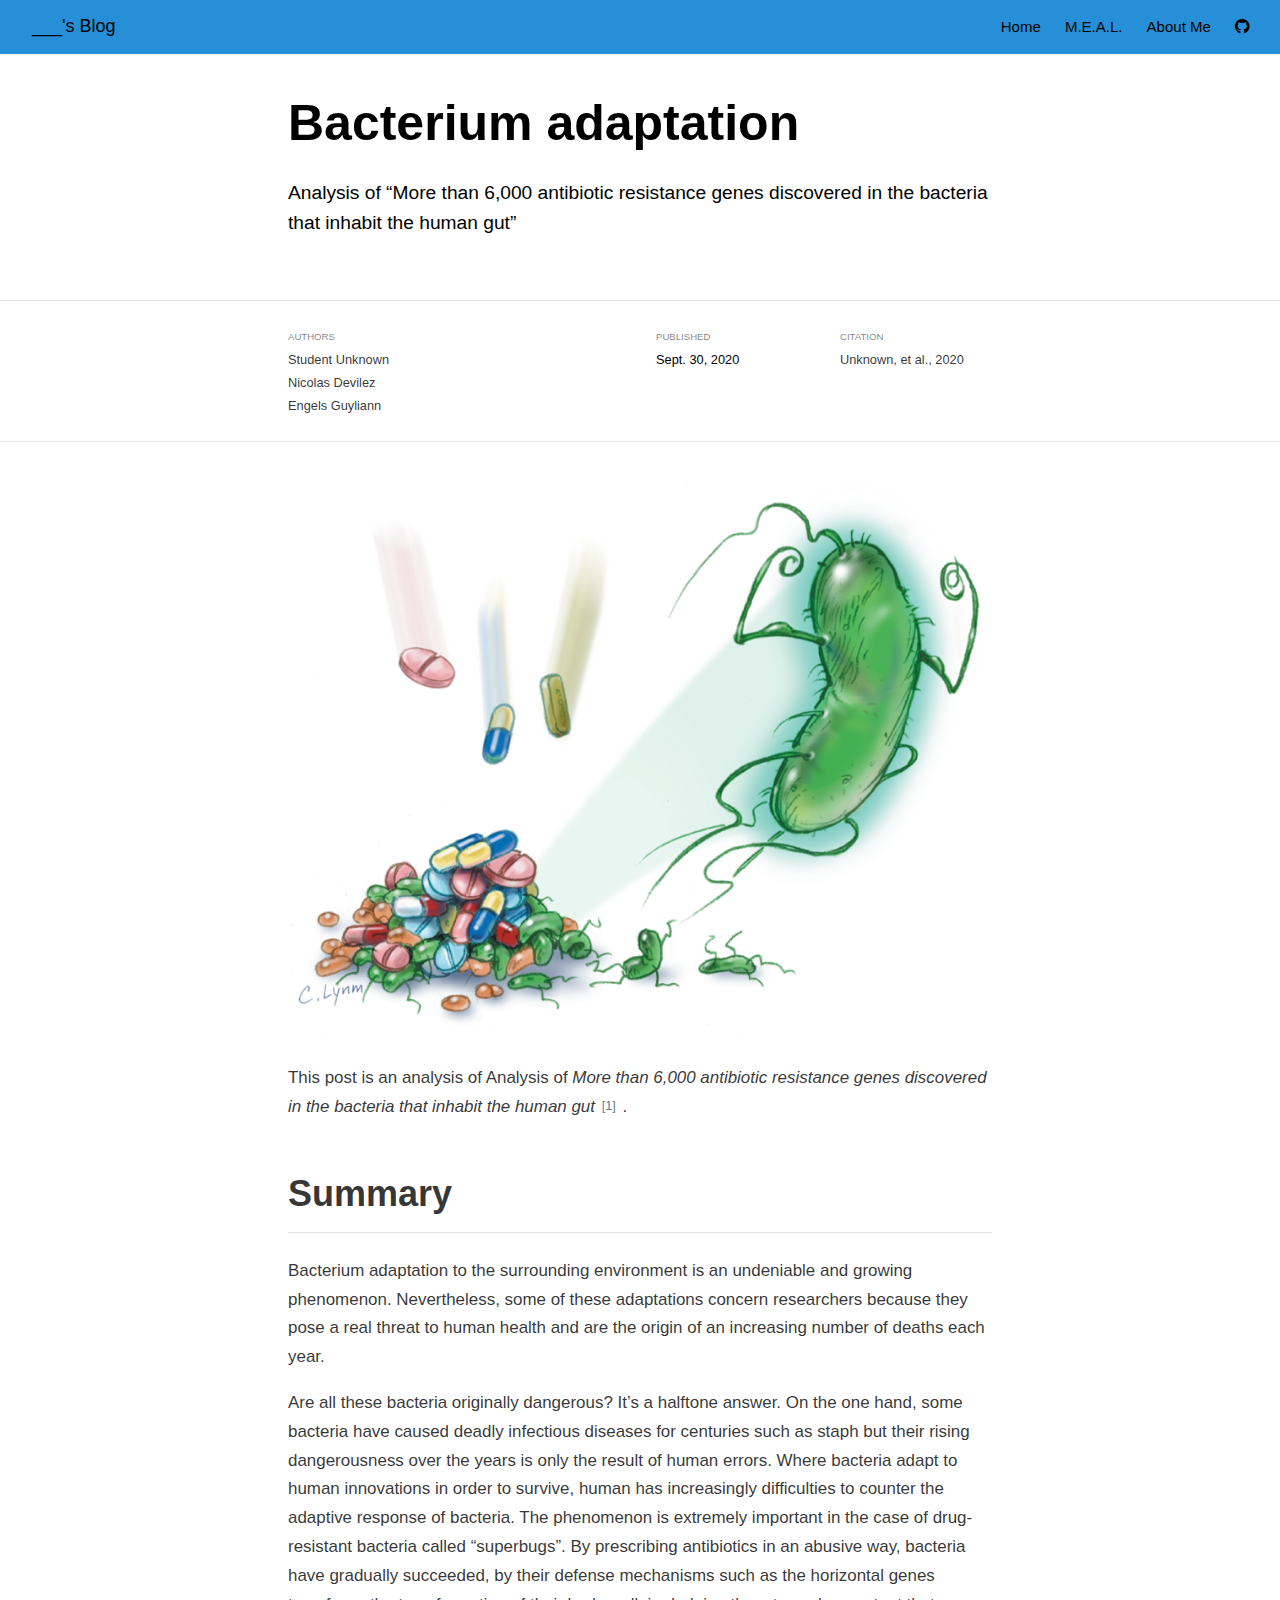
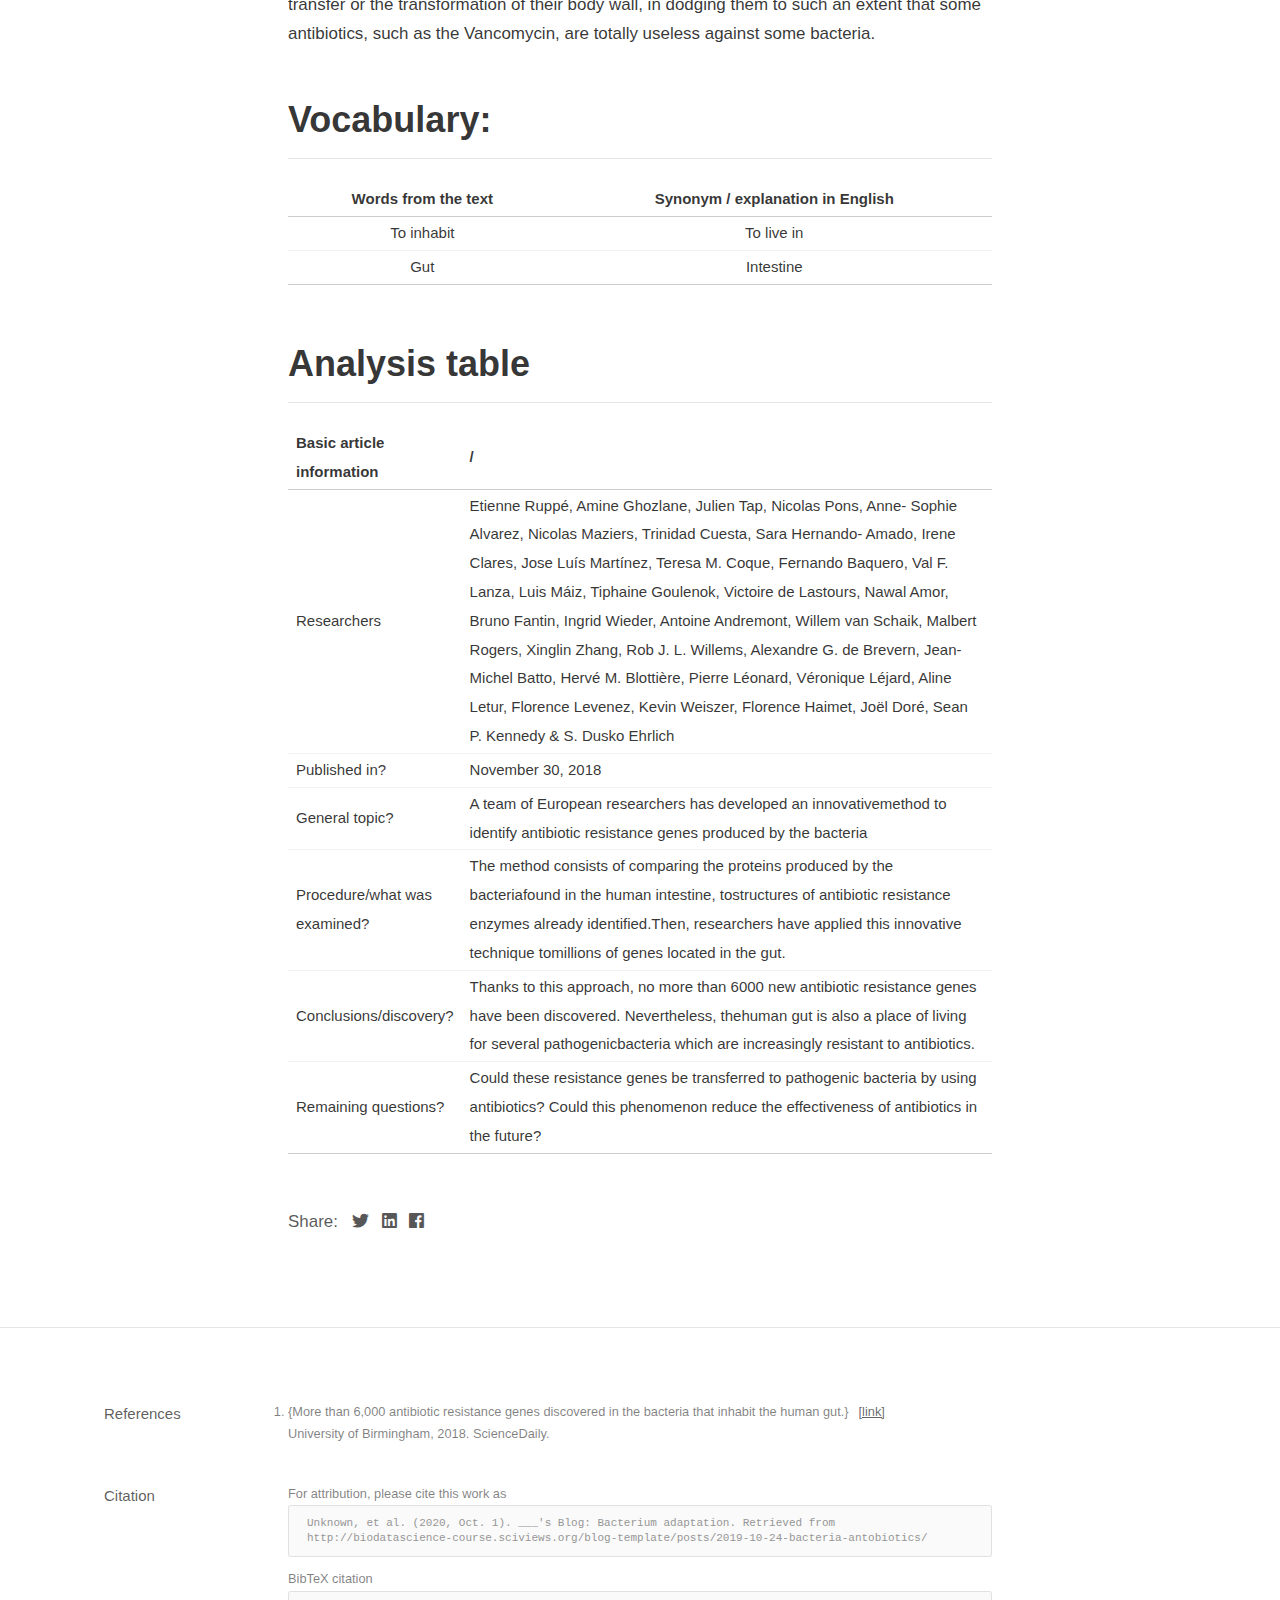
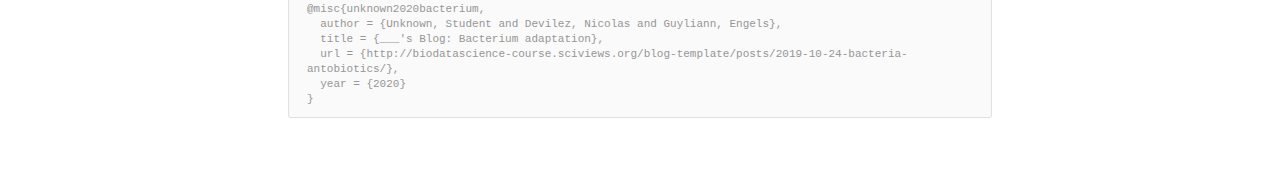
<file: docs/posts/2019-10-24-bacteria-antobiotics/index.html>
<!DOCTYPE html>

<html xmlns="http://www.w3.org/1999/xhtml" lang="" xml:lang="">

<head>
  <meta charset="utf-8"/>
  <meta name="viewport" content="width=device-width, initial-scale=1"/>
  <meta http-equiv="X-UA-Compatible" content="IE=Edge,chrome=1"/>
  <meta name="generator" content="distill" />

  <style type="text/css">
  /* Hide doc at startup (prevent jankiness while JS renders/transforms) */
  body {
    visibility: hidden;
  }
  </style>

 <!--radix_placeholder_import_source-->
 <!--/radix_placeholder_import_source-->

  <!--radix_placeholder_meta_tags-->
<title>___'s Blog: Bacterium adaptation</title>

<meta property="description" itemprop="description" content="Analysis of &quot;More than 6,000 antibiotic resistance genes discovered in the bacteria that inhabit the human gut&quot;"/>

<link rel="canonical" href="http://biodatascience-course.sciviews.org/blog-template/posts/2019-10-24-bacteria-antobiotics/"/>

<!--  https://schema.org/Article -->
<meta property="article:published" itemprop="datePublished" content="2020-10-01"/>
<meta property="article:created" itemprop="dateCreated" content="2020-10-01"/>
<meta name="article:author" content="Student Unknown"/>
<meta name="article:author" content="Nicolas Devilez"/>
<meta name="article:author" content="Engels Guyliann"/>

<!--  https://developers.facebook.com/docs/sharing/webmasters#markup -->
<meta property="og:title" content="___&#39;s Blog: Bacterium adaptation"/>
<meta property="og:type" content="article"/>
<meta property="og:description" content="Analysis of &quot;More than 6,000 antibiotic resistance genes discovered in the bacteria that inhabit the human gut&quot;"/>
<meta property="og:url" content="http://biodatascience-course.sciviews.org/blog-template/posts/2019-10-24-bacteria-antobiotics/"/>
<meta property="og:image" content="http://biodatascience-course.sciviews.org/blog-template/posts/2019-10-24-bacteria-antobiotics/images/jpg120051fa.png"/>
<meta property="og:image:width" content="3333"/>
<meta property="og:image:height" content="2667"/>
<meta property="og:locale" content="en_US"/>
<meta property="og:site_name" content="___&#39;s Blog"/>

<!--  https://dev.twitter.com/cards/types/summary -->
<meta property="twitter:card" content="summary_large_image"/>
<meta property="twitter:title" content="___&#39;s Blog: Bacterium adaptation"/>
<meta property="twitter:description" content="Analysis of &quot;More than 6,000 antibiotic resistance genes discovered in the bacteria that inhabit the human gut&quot;"/>
<meta property="twitter:url" content="http://biodatascience-course.sciviews.org/blog-template/posts/2019-10-24-bacteria-antobiotics/"/>
<meta property="twitter:image" content="http://biodatascience-course.sciviews.org/blog-template/posts/2019-10-24-bacteria-antobiotics/images/jpg120051fa.png"/>
<meta property="twitter:image:width" content="3333"/>
<meta property="twitter:image:height" content="2667"/>

<!--  https://scholar.google.com/intl/en/scholar/inclusion.html#indexing -->
<meta name="citation_title" content="___&#39;s Blog: Bacterium adaptation"/>
<meta name="citation_fulltext_html_url" content="http://biodatascience-course.sciviews.org/blog-template/posts/2019-10-24-bacteria-antobiotics/"/>
<meta name="citation_online_date" content="2020/10/01"/>
<meta name="citation_publication_date" content="2020/10/01"/>
<meta name="citation_author" content="Student Unknown"/>
<meta name="citation_author" content="Nicolas Devilez"/>
<meta name="citation_author" content="Engels Guyliann"/>
<!--/radix_placeholder_meta_tags-->
  
  <meta name="citation_reference" content="citation_title=&lt;span class=&quot;nocase&quot;&gt;More than 6,000 antibiotic resistance genes discovered in the bacteria that inhabit the human gut.&lt;/span&gt;;citation_publication_date=2018;citation_author=&lt;span class=&quot;nocase&quot;&gt;More than 6,000 antibiotic resistance genes discovered in the bacteria that inhabit the human gut.&lt;/span&gt;"/>
  <!--radix_placeholder_rmarkdown_metadata-->

<script type="text/json" id="radix-rmarkdown-metadata">
{"type":"list","attributes":{"names":{"type":"character","attributes":{},"value":["title","description","author","date","categories","preview","bibliography","output","citation_url","canonical_url"]}},"value":[{"type":"character","attributes":{},"value":["Bacterium adaptation"]},{"type":"character","attributes":{},"value":["Analysis of \"More than 6,000 antibiotic resistance genes discovered in the bacteria that inhabit the human gut\""]},{"type":"list","attributes":{},"value":[{"type":"list","attributes":{"names":{"type":"character","attributes":{},"value":["name"]}},"value":[{"type":"character","attributes":{},"value":["Student Unknown"]}]},{"type":"list","attributes":{"names":{"type":"character","attributes":{},"value":["name"]}},"value":[{"type":"character","attributes":{},"value":["Nicolas Devilez"]}]},{"type":"list","attributes":{"names":{"type":"character","attributes":{},"value":["name","url"]}},"value":[{"type":"character","attributes":{},"value":["Engels Guyliann"]},{"type":"character","attributes":{},"value":["https://guyliann.netlify.com/fr"]}]}]},{"type":"character","attributes":{},"value":["2020-10-01"]},{"type":"character","attributes":{},"value":["English for Science","Bacteria","Adaptation"]},{"type":"character","attributes":{},"value":["images/jpg120051fa.png"]},{"type":"character","attributes":{},"value":["biblio/bacteria.bib"]},{"type":"list","attributes":{"names":{"type":"character","attributes":{},"value":["distill::distill_article"]}},"value":[{"type":"list","attributes":{"names":{"type":"character","attributes":{},"value":["self_contained"]}},"value":[{"type":"logical","attributes":{},"value":[false]}]}]},{"type":"character","attributes":{},"value":["http://biodatascience-course.sciviews.org/blog-template/posts/2019-10-24-bacteria-antobiotics/"]},{"type":"character","attributes":{},"value":["http://biodatascience-course.sciviews.org/blog-template/posts/2019-10-24-bacteria-antobiotics/"]}]}
</script>
<!--/radix_placeholder_rmarkdown_metadata-->
  
  <script type="text/json" id="radix-resource-manifest">
  {"type":"character","attributes":{},"value":["bacteria-antobiotics_files/bowser-1.9.3/bowser.min.js","bacteria-antobiotics_files/distill-2.2.21/template.v2.js","bacteria-antobiotics_files/jquery-1.11.3/jquery.min.js","bacteria-antobiotics_files/webcomponents-2.0.0/webcomponents.js","biblio/bacteria.bib","images/jpg120051fa.png"]}
  </script>
  <!--radix_placeholder_navigation_in_header-->

<script type="application/javascript">

  window.headroom_prevent_pin = false;

  window.document.addEventListener("DOMContentLoaded", function (event) {

    // initialize headroom for banner
    var header = $('header').get(0);
    var headerHeight = header.offsetHeight;
    var headroom = new Headroom(header, {
      onPin : function() {
        if (window.headroom_prevent_pin) {
          window.headroom_prevent_pin = false;
          headroom.unpin();
        }
      }
    });
    headroom.init();
    if(window.location.hash)
      headroom.unpin();
    $(header).addClass('headroom--transition');

    // offset scroll location for banner on hash change
    // (see: https://github.com/WickyNilliams/headroom.js/issues/38)
    window.addEventListener("hashchange", function(event) {
      window.scrollTo(0, window.pageYOffset - (headerHeight + 25));
    });

    // responsive menu
    $('.distill-site-header').each(function(i, val) {
      var topnav = $(this);
      var toggle = topnav.find('.nav-toggle');
      toggle.on('click', function() {
        topnav.toggleClass('responsive');
      });
    });

    // nav dropdowns
    $('.nav-dropbtn').click(function(e) {
      $(this).next('.nav-dropdown-content').toggleClass('nav-dropdown-active');
      $(this).parent().siblings('.nav-dropdown')
         .children('.nav-dropdown-content').removeClass('nav-dropdown-active');
    });
    $("body").click(function(e){
      $('.nav-dropdown-content').removeClass('nav-dropdown-active');
    });
    $(".nav-dropdown").click(function(e){
      e.stopPropagation();
    });
  });
</script>

<style type="text/css">

/* Theme (user-documented overrideables for nav appearance) */

.distill-site-nav {
  color: rgba(255, 255, 255, 0.8);
  background-color: #455a64;
  font-size: 15px;
  font-weight: 300;
}

.distill-site-nav a {
  color: inherit;
  text-decoration: none;
}

.distill-site-nav a:hover {
  color: white;
}

@media print {
  .distill-site-nav {
    display: none;
  }
}

.distill-site-header {

}

.distill-site-footer {

}


/* Site Header */

.distill-site-header {
  width: 100%;
  box-sizing: border-box;
  z-index: 3;
}

.distill-site-header .nav-left {
  display: inline-block;
  margin-left: 8px;
}

@media screen and (max-width: 768px) {
  .distill-site-header .nav-left {
    margin-left: 0;
  }
}


.distill-site-header .nav-right {
  float: right;
  margin-right: 8px;
}

.distill-site-header a,
.distill-site-header .title {
  display: inline-block;
  text-align: center;
  padding: 14px 10px 14px 10px;
}

.distill-site-header .title {
  font-size: 18px;
}

.distill-site-header .logo {
  padding: 0;
}

.distill-site-header .logo img {
  display: none;
  max-height: 20px;
  width: auto;
  margin-bottom: -4px;
}

.distill-site-header .nav-image img {
  max-height: 18px;
  width: auto;
  display: inline-block;
  margin-bottom: -3px;
}



@media screen and (min-width: 1000px) {
  .distill-site-header .logo img {
    display: inline-block;
  }
  .distill-site-header .nav-left {
    margin-left: 20px;
  }
  .distill-site-header .nav-right {
    margin-right: 20px;
  }
  .distill-site-header .title {
    padding-left: 12px;
  }
}


.distill-site-header .nav-toggle {
  display: none;
}

.nav-dropdown {
  display: inline-block;
  position: relative;
}

.nav-dropdown .nav-dropbtn {
  border: none;
  outline: none;
  color: rgba(255, 255, 255, 0.8);
  padding: 16px 10px;
  background-color: transparent;
  font-family: inherit;
  font-size: inherit;
  font-weight: inherit;
  margin: 0;
  margin-top: 1px;
  z-index: 2;
}

.nav-dropdown-content {
  display: none;
  position: absolute;
  background-color: white;
  min-width: 200px;
  border: 1px solid rgba(0,0,0,0.15);
  border-radius: 4px;
  box-shadow: 0px 8px 16px 0px rgba(0,0,0,0.1);
  z-index: 1;
  margin-top: 2px;
  white-space: nowrap;
  padding-top: 4px;
  padding-bottom: 4px;
}

.nav-dropdown-content hr {
  margin-top: 4px;
  margin-bottom: 4px;
  border: none;
  border-bottom: 1px solid rgba(0, 0, 0, 0.1);
}

.nav-dropdown-active {
  display: block;
}

.nav-dropdown-content a, .nav-dropdown-content .nav-dropdown-header {
  color: black;
  padding: 6px 24px;
  text-decoration: none;
  display: block;
  text-align: left;
}

.nav-dropdown-content .nav-dropdown-header {
  display: block;
  padding: 5px 24px;
  padding-bottom: 0;
  text-transform: uppercase;
  font-size: 14px;
  color: #999999;
  white-space: nowrap;
}

.nav-dropdown:hover .nav-dropbtn {
  color: white;
}

.nav-dropdown-content a:hover {
  background-color: #ddd;
  color: black;
}

.nav-right .nav-dropdown-content {
  margin-left: -45%;
  right: 0;
}

@media screen and (max-width: 768px) {
  .distill-site-header a, .distill-site-header .nav-dropdown  {display: none;}
  .distill-site-header a.nav-toggle {
    float: right;
    display: block;
  }
  .distill-site-header .title {
    margin-left: 0;
  }
  .distill-site-header .nav-right {
    margin-right: 0;
  }
  .distill-site-header {
    overflow: hidden;
  }
  .nav-right .nav-dropdown-content {
    margin-left: 0;
  }
}


@media screen and (max-width: 768px) {
  .distill-site-header.responsive {position: relative;}
  .distill-site-header.responsive a.nav-toggle {
    position: absolute;
    right: 0;
    top: 0;
  }
  .distill-site-header.responsive a,
  .distill-site-header.responsive .nav-dropdown {
    display: block;
    text-align: left;
  }
  .distill-site-header.responsive .nav-left,
  .distill-site-header.responsive .nav-right {
    width: 100%;
  }
  .distill-site-header.responsive .nav-dropdown {float: none;}
  .distill-site-header.responsive .nav-dropdown-content {position: relative;}
  .distill-site-header.responsive .nav-dropdown .nav-dropbtn {
    display: block;
    width: 100%;
    text-align: left;
  }
}

/* Site Footer */

.distill-site-footer {
  width: 100%;
  overflow: hidden;
  box-sizing: border-box;
  z-index: 3;
  margin-top: 30px;
  padding-top: 30px;
  padding-bottom: 30px;
  text-align: center;
}

/* Headroom */

d-title {
  padding-top: 6rem;
}

@media print {
  d-title {
    padding-top: 4rem;
  }
}

.headroom {
  z-index: 1000;
  position: fixed;
  top: 0;
  left: 0;
  right: 0;
}

.headroom--transition {
  transition: all .4s ease-in-out;
}

.headroom--unpinned {
  top: -100px;
}

.headroom--pinned {
  top: 0;
}

</style>

<link href="../../site_libs/font-awesome-5.1.0/css/all.css" rel="stylesheet"/>
<link href="../../site_libs/font-awesome-5.1.0/css/v4-shims.css" rel="stylesheet"/>
<script src="../../site_libs/headroom-0.9.4/headroom.min.js"></script>
<!--/radix_placeholder_navigation_in_header-->
  <!--radix_placeholder_distill-->

<style type="text/css">

body {
  background-color: white;
}

.pandoc-table {
  width: 100%;
}

.pandoc-table>caption {
  margin-bottom: 10px;
}

.pandoc-table th:not([align]) {
  text-align: left;
}

.pagedtable-footer {
  font-size: 15px;
}

.html-widget {
  margin-bottom: 2.0em;
}

.l-screen-inset {
  padding-right: 16px;
}

.l-screen .caption {
  margin-left: 10px;
}

.shaded {
  background: rgb(247, 247, 247);
  padding-top: 20px;
  padding-bottom: 20px;
  border-top: 1px solid rgba(0, 0, 0, 0.1);
  border-bottom: 1px solid rgba(0, 0, 0, 0.1);
}

.shaded .html-widget {
  margin-bottom: 0;
  border: 1px solid rgba(0, 0, 0, 0.1);
}

.shaded .shaded-content {
  background: white;
}

.text-output {
  margin-top: 0;
  line-height: 1.5em;
}

.hidden {
  display: none !important;
}

d-article {
  padding-bottom: 30px;
}

d-appendix {
  padding-top: 30px;
}

d-article>p>img {
  width: 100%;
}

d-article iframe {
  border: 1px solid rgba(0, 0, 0, 0.1);
  margin-bottom: 2.0em;
  width: 100%;
}

figure img.external {
  background: white;
  border: 1px solid rgba(0, 0, 0, 0.1);
  box-shadow: 0 1px 8px rgba(0, 0, 0, 0.1);
  padding: 18px;
  box-sizing: border-box;
}

/* CSS for table of contents */

.d-toc {
  color: rgba(0,0,0,0.8);
  font-size: 0.8em;
  line-height: 1em;
}

.d-toc-header {
  font-size: 0.6rem;
  font-weight: 400;
  color: rgba(0, 0, 0, 0.5);
  text-transform: uppercase;
  margin-top: 0;
  margin-bottom: 1.3em;
}

.d-toc a {
  border-bottom: none;
}

.d-toc ul {
  padding-left: 0;
}

.d-toc li>ul {
  padding-top: 0.8em;
  padding-left: 16px;
  margin-bottom: 0.6em;
}

.d-toc ul,
.d-toc li {
  list-style-type: none;
}

.d-toc li {
  margin-bottom: 0.9em;
}

.d-toc-separator {
  margin-top: 20px;
  margin-bottom: 2em;
}

.d-article-with-toc {
  border-top: none;
  padding-top: 0;
}



/* Tweak code blocks (note that this CSS is repeated above in an injection
   into the d-code shadow dom) */

d-code {
  overflow-x: auto !important;
}

pre.d-code code.d-code {
  padding-left: 10px;
  font-size: 12px;
  border-left: 2px solid rgba(0,0,0,0.1);
}

pre.text-output {

  font-size: 12px;
  color: black;
  background: none;
  font-family: Consolas, Monaco, 'Andale Mono', 'Ubuntu Mono', monospace;
  text-align: left;
  white-space: pre;
  word-spacing: normal;
  word-break: normal;
  word-wrap: normal;
  line-height: 1.5;

  -moz-tab-size: 4;
  -o-tab-size: 4;
  tab-size: 4;

  -webkit-hyphens: none;
  -moz-hyphens: none;
  -ms-hyphens: none;
  hyphens: none;
}

@media(min-width: 768px) {

d-code {
  overflow-x: visible !important;
}

pre.d-code code.d-code  {
    padding-left: 18px;
    font-size: 14px;
}
pre.text-output {
  font-size: 14px;
}
}

/* Figure */

.figure {
  position: relative;
  margin-bottom: 2.5em;
  margin-top: 1.5em;
}

.figure img {
  width: 100%;
}

.figure .caption {
  color: rgba(0, 0, 0, 0.6);
  font-size: 12px;
  line-height: 1.5em;
}

.figure img.external {
  background: white;
  border: 1px solid rgba(0, 0, 0, 0.1);
  box-shadow: 0 1px 8px rgba(0, 0, 0, 0.1);
  padding: 18px;
  box-sizing: border-box;
}

.figure .caption a {
  color: rgba(0, 0, 0, 0.6);
}

.figure .caption b,
.figure .caption strong, {
  font-weight: 600;
  color: rgba(0, 0, 0, 1.0);
}



/* Tweak 1000px media break to show more text */

@media(min-width: 1000px) {
  .base-grid,
  distill-header,
  d-title,
  d-abstract,
  d-article,
  d-appendix,
  distill-appendix,
  d-byline,
  d-footnote-list,
  d-citation-list,
  distill-footer {
    grid-template-columns: [screen-start] 1fr [page-start kicker-start] 80px [middle-start] 50px [text-start kicker-end] 65px 65px 65px 65px 65px 65px 65px 65px [text-end gutter-start] 65px [middle-end] 65px [page-end gutter-end] 1fr [screen-end];
    grid-column-gap: 16px;
  }

  .grid {
    grid-column-gap: 16px;
  }

  d-article {
    font-size: 1.06rem;
    line-height: 1.7em;
  }
  figure .caption, .figure .caption, figure figcaption {
    font-size: 13px;
  }
}

@media(min-width: 1180px) {
  .base-grid,
  distill-header,
  d-title,
  d-abstract,
  d-article,
  d-appendix,
  distill-appendix,
  d-byline,
  d-footnote-list,
  d-citation-list,
  distill-footer {
    grid-template-columns: [screen-start] 1fr [page-start kicker-start] 60px [middle-start] 60px [text-start kicker-end] 60px 60px 60px 60px 60px 60px 60px 60px [text-end gutter-start] 60px [middle-end] 60px [page-end gutter-end] 1fr [screen-end];
    grid-column-gap: 32px;
  }

  .grid {
    grid-column-gap: 32px;
  }
}


/* Get the citation styles for the appendix (not auto-injected on render since
   we do our own rendering of the citation appendix) */

d-appendix .citation-appendix,
.d-appendix .citation-appendix {
  font-size: 11px;
  line-height: 15px;
  border-left: 1px solid rgba(0, 0, 0, 0.1);
  padding-left: 18px;
  border: 1px solid rgba(0,0,0,0.1);
  background: rgba(0, 0, 0, 0.02);
  padding: 10px 18px;
  border-radius: 3px;
  color: rgba(150, 150, 150, 1);
  overflow: hidden;
  margin-top: -12px;
  white-space: pre-wrap;
  word-wrap: break-word;
}


/* Social footer */

.social_footer {
  margin-top: 30px;
  margin-bottom: 0;
  color: rgba(0,0,0,0.67);
}

.disqus-comments {
  margin-right: 30px;
}

.disqus-comment-count {
  border-bottom: 1px solid rgba(0, 0, 0, 0.4);
  cursor: pointer;
}

#disqus_thread {
  margin-top: 30px;
}

.article-sharing a {
  border-bottom: none;
  margin-right: 8px;
}

.article-sharing a:hover {
  border-bottom: none;
}

.sidebar-section.subscribe {
  font-size: 12px;
  line-height: 1.6em;
}

.subscribe p {
  margin-bottom: 0.5em;
}


.article-footer .subscribe {
  font-size: 15px;
  margin-top: 45px;
}


/* Improve display for browsers without grid (IE/Edge <= 15) */

.downlevel {
  line-height: 1.6em;
  font-family: -apple-system, BlinkMacSystemFont, "Segoe UI", Roboto, Oxygen, Ubuntu, Cantarell, "Fira Sans", "Droid Sans", "Helvetica Neue", Arial, sans-serif;
  margin: 0;
}

.downlevel .d-title {
  padding-top: 6rem;
  padding-bottom: 1.5rem;
}

.downlevel .d-title h1 {
  font-size: 50px;
  font-weight: 700;
  line-height: 1.1em;
  margin: 0 0 0.5rem;
}

.downlevel .d-title p {
  font-weight: 300;
  font-size: 1.2rem;
  line-height: 1.55em;
  margin-top: 0;
}

.downlevel .d-byline {
  padding-top: 0.8em;
  padding-bottom: 0.8em;
  font-size: 0.8rem;
  line-height: 1.8em;
}

.downlevel .section-separator {
  border: none;
  border-top: 1px solid rgba(0, 0, 0, 0.1);
}

.downlevel .d-article {
  font-size: 1.06rem;
  line-height: 1.7em;
  padding-top: 1rem;
  padding-bottom: 2rem;
}


.downlevel .d-appendix {
  padding-left: 0;
  padding-right: 0;
  max-width: none;
  font-size: 0.8em;
  line-height: 1.7em;
  margin-bottom: 0;
  color: rgba(0,0,0,0.5);
  padding-top: 40px;
  padding-bottom: 48px;
}

.downlevel .footnotes ol {
  padding-left: 13px;
}

.downlevel .base-grid,
.downlevel .distill-header,
.downlevel .d-title,
.downlevel .d-abstract,
.downlevel .d-article,
.downlevel .d-appendix,
.downlevel .distill-appendix,
.downlevel .d-byline,
.downlevel .d-footnote-list,
.downlevel .d-citation-list,
.downlevel .distill-footer,
.downlevel .appendix-bottom,
.downlevel .posts-container {
  padding-left: 40px;
  padding-right: 40px;
}

@media(min-width: 768px) {
  .downlevel .base-grid,
  .downlevel .distill-header,
  .downlevel .d-title,
  .downlevel .d-abstract,
  .downlevel .d-article,
  .downlevel .d-appendix,
  .downlevel .distill-appendix,
  .downlevel .d-byline,
  .downlevel .d-footnote-list,
  .downlevel .d-citation-list,
  .downlevel .distill-footer,
  .downlevel .appendix-bottom,
  .downlevel .posts-container {
  padding-left: 150px;
  padding-right: 150px;
  max-width: 900px;
}
}

.downlevel pre code {
  display: block;
  border-left: 2px solid rgba(0, 0, 0, .1);
  padding: 0 0 0 20px;
  font-size: 14px;
}

.downlevel code, .downlevel pre {
  color: black;
  background: none;
  font-family: Consolas, Monaco, 'Andale Mono', 'Ubuntu Mono', monospace;
  text-align: left;
  white-space: pre;
  word-spacing: normal;
  word-break: normal;
  word-wrap: normal;
  line-height: 1.5;

  -moz-tab-size: 4;
  -o-tab-size: 4;
  tab-size: 4;

  -webkit-hyphens: none;
  -moz-hyphens: none;
  -ms-hyphens: none;
  hyphens: none;
}

</style>

<script type="application/javascript">

function is_downlevel_browser() {
  if (bowser.isUnsupportedBrowser({ msie: "12", msedge: "16"},
                                 window.navigator.userAgent)) {
    return true;
  } else {
    return window.load_distill_framework === undefined;
  }
}

// show body when load is complete
function on_load_complete() {

  // set body to visible
  document.body.style.visibility = 'visible';

  // force redraw for leaflet widgets
  if (window.HTMLWidgets) {
    var maps = window.HTMLWidgets.findAll(".leaflet");
    $.each(maps, function(i, el) {
      var map = this.getMap();
      map.invalidateSize();
      map.eachLayer(function(layer) {
        if (layer instanceof L.TileLayer)
          layer.redraw();
      });
    });
  }

  // trigger 'shown' so htmlwidgets resize
  $('d-article').trigger('shown');
}

function init_distill() {

  init_common();

  // create front matter
  var front_matter = $('<d-front-matter></d-front-matter>');
  $('#distill-front-matter').wrap(front_matter);

  // create d-title
  $('.d-title').changeElementType('d-title');

  // create d-byline
  var byline = $('<d-byline></d-byline>');
  $('.d-byline').replaceWith(byline);

  // create d-article
  var article = $('<d-article></d-article>');
  $('.d-article').wrap(article).children().unwrap();

  // move posts container into article
  $('.posts-container').appendTo($('d-article'));

  // create d-appendix
  $('.d-appendix').changeElementType('d-appendix');

  // create d-bibliography
  var bibliography = $('<d-bibliography></d-bibliography>');
  $('#distill-bibliography').wrap(bibliography);

  // flag indicating that we have appendix items
  var appendix = $('.appendix-bottom').children('h3').length > 0;

  // replace citations with <d-cite>
  $('.citation').each(function(i, val) {
    appendix = true;
    var cites = $(this).attr('data-cites').split(" ");
    var dt_cite = $('<d-cite></d-cite>');
    dt_cite.attr('key', cites.join());
    $(this).replaceWith(dt_cite);
  });
  // remove refs
  $('#refs').remove();

  // replace footnotes with <d-footnote>
  $('.footnote-ref').each(function(i, val) {
    appendix = true;
    var href = $(this).attr('href');
    var id = href.replace('#', '');
    var fn = $('#' + id);
    var fn_p = $('#' + id + '>p');
    fn_p.find('.footnote-back').remove();
    var text = fn_p.html();
    var dtfn = $('<d-footnote></d-footnote>');
    dtfn.html(text);
    $(this).replaceWith(dtfn);
  });
  // remove footnotes
  $('.footnotes').remove();

  $('h1.appendix, h2.appendix').each(function(i, val) {
    $(this).changeElementType('h3');
  });
  $('h3.appendix').each(function(i, val) {
    var id = $(this).attr('id');
    $('.d-toc a[href="#' + id + '"]').parent().remove();
    appendix = true;
    $(this).nextUntil($('h1, h2, h3')).addBack().appendTo($('d-appendix'));
  });

  // show d-appendix if we have appendix content
  $("d-appendix").css('display', appendix ? 'grid' : 'none');

  // replace code blocks with d-code
  $('pre>code').each(function(i, val) {
    var code = $(this);
    var pre = code.parent();
    var clz = "";
    var language = pre.attr('class');
    if (language) {
      // map unknown languages to "clike" (without this they just dissapear)
      if ($.inArray(language, ["bash", "clike", "css", "go", "html",
                               "javascript", "js", "julia", "lua", "markdown",
                               "markup", "mathml", "python", "svg", "xml"]) == -1)
        language = "clike";
      language = ' language="' + language + '"';
      var dt_code = $('<d-code block' + language + clz + '></d-code>');
      dt_code.text(code.text());
      pre.replaceWith(dt_code);
    } else {
      code.addClass('text-output').unwrap().changeElementType('pre');
    }
  });

  // localize layout chunks to just output
  $('.layout-chunk').each(function(i, val) {

    // capture layout
    var layout = $(this).attr('data-layout');

    // apply layout to markdown level block elements
    var elements = $(this).children().not('d-code, pre.text-output, script');
    elements.each(function(i, el) {
      var layout_div = $('<div class="' + layout + '"></div>');
      if (layout_div.hasClass('shaded')) {
        var shaded_content = $('<div class="shaded-content"></div>');
        $(this).wrap(shaded_content);
        $(this).parent().wrap(layout_div);
      } else {
        $(this).wrap(layout_div);
      }
    });


    // unwrap the layout-chunk div
    $(this).children().unwrap();
  });

  // load distill framework
  load_distill_framework();

  // wait for window.distillRunlevel == 4 to do post processing
  function distill_post_process() {

    if (!window.distillRunlevel || window.distillRunlevel < 4)
      return;

    // hide author/affiliations entirely if we have no authors
    var front_matter = JSON.parse($("#distill-front-matter").html());
    var have_authors = front_matter.authors && front_matter.authors.length > 0;
    if (!have_authors)
      $('d-byline').addClass('hidden');

    // table of contents
    if (have_authors) // adjust border if we are in authors
      $('.d-toc').parent().addClass('d-article-with-toc');

    // strip links that point to #
    $('.authors-affiliations').find('a[href="#"]').removeAttr('href');

    // hide elements of author/affiliations grid that have no value
    function hide_byline_column(caption) {
      $('d-byline').find('h3:contains("' + caption + '")').parent().css('visibility', 'hidden');
    }

    // affiliations
    var have_affiliations = false;
    for (var i = 0; i<front_matter.authors.length; ++i) {
      var author = front_matter.authors[i];
      if (author.affiliation !== "&nbsp;") {
        have_affiliations = true;
        break;
      }
    }
    if (!have_affiliations)
      $('d-byline').find('h3:contains("Affiliations")').css('visibility', 'hidden');

    // published date
    if (!front_matter.publishedDate)
      hide_byline_column("Published");

    // document object identifier
    var doi = $('d-byline').find('h3:contains("DOI")');
    var doi_p = doi.next().empty();
    if (!front_matter.doi) {
      // if we have a citation and valid citationText then link to that
      if ($('#citation').length > 0 && front_matter.citationText) {
        doi.html('Citation');
        $('<a href="#citation"></a>')
          .text(front_matter.citationText)
          .appendTo(doi_p);
      } else {
        hide_byline_column("DOI");
      }
    } else {
      $('<a></a>')
         .attr('href', "https://doi.org/" + front_matter.doi)
         .html(front_matter.doi)
         .appendTo(doi_p);
    }

     // change plural form of authors/affiliations
    if (front_matter.authors.length === 1) {
      var grid = $('.authors-affiliations');
      grid.children('h3:contains("Authors")').text('Author');
      grid.children('h3:contains("Affiliations")').text('Affiliation');
    }

    // inject pre code styles (can't do this with a global stylesheet b/c a shadow root is used)
    $('d-code').each(function(i, val) {
      var style = document.createElement('style');
      style.innerHTML = 'pre code { padding-left: 10px; font-size: 12px; border-left: 2px solid rgba(0,0,0,0.1); } ' +
                        '@media(min-width: 768px) { pre code { padding-left: 18px; font-size: 14px; } }';
      if (this.shadowRoot)
        this.shadowRoot.appendChild(style);
    });

    // move appendix-bottom entries to the bottom
    $('.appendix-bottom').appendTo('d-appendix').children().unwrap();
    $('.appendix-bottom').remove();

    // clear polling timer
    clearInterval(tid);

    // show body now that everything is ready
    on_load_complete();
  }

  var tid = setInterval(distill_post_process, 50);
  distill_post_process();

}

function init_downlevel() {

  init_common();

   // insert hr after d-title
  $('.d-title').after($('<hr class="section-separator"/>'));

  // check if we have authors
  var front_matter = JSON.parse($("#distill-front-matter").html());
  var have_authors = front_matter.authors && front_matter.authors.length > 0;

  // manage byline/border
  if (!have_authors)
    $('.d-byline').remove();
  $('.d-byline').after($('<hr class="section-separator"/>'));
  $('.d-byline a').remove();

  // remove toc
  $('.d-toc-header').remove();
  $('.d-toc').remove();
  $('.d-toc-separator').remove();

  // move appendix elements
  $('h1.appendix, h2.appendix').each(function(i, val) {
    $(this).changeElementType('h3');
  });
  $('h3.appendix').each(function(i, val) {
    $(this).nextUntil($('h1, h2, h3')).addBack().appendTo($('.d-appendix'));
  });


  // inject headers into references and footnotes
  var refs_header = $('<h3></h3>');
  refs_header.text('References');
  $('#refs').prepend(refs_header);

  var footnotes_header = $('<h3></h3');
  footnotes_header.text('Footnotes');
  $('.footnotes').children('hr').first().replaceWith(footnotes_header);

  // move appendix-bottom entries to the bottom
  $('.appendix-bottom').appendTo('.d-appendix').children().unwrap();
  $('.appendix-bottom').remove();

  // remove appendix if it's empty
  if ($('.d-appendix').children().length === 0)
    $('.d-appendix').remove();

  // prepend separator above appendix
  $('.d-appendix').before($('<hr class="section-separator" style="clear: both"/>'));

  // trim code
  $('pre>code').each(function(i, val) {
    $(this).html($.trim($(this).html()));
  });

  // move posts-container right before article
  $('.posts-container').insertBefore($('.d-article'));

  $('body').addClass('downlevel');

  on_load_complete();
}


function init_common() {

  // jquery plugin to change element types
  (function($) {
    $.fn.changeElementType = function(newType) {
      var attrs = {};

      $.each(this[0].attributes, function(idx, attr) {
        attrs[attr.nodeName] = attr.nodeValue;
      });

      this.replaceWith(function() {
        return $("<" + newType + "/>", attrs).append($(this).contents());
      });
    };
  })(jQuery);

  // prevent underline for linked images
  $('a > img').parent().css({'border-bottom' : 'none'});

  // mark non-body figures created by knitr chunks as 100% width
  $('.layout-chunk').each(function(i, val) {
    var figures = $(this).find('img, .html-widget');
    if ($(this).attr('data-layout') !== "l-body") {
      figures.css('width', '100%');
    } else {
      figures.css('max-width', '100%');
      figures.filter("[width]").each(function(i, val) {
        var fig = $(this);
        fig.css('width', fig.attr('width') + 'px');
      });

    }
  });

  // auto-append index.html to post-preview links in file: protocol
  // and in rstudio ide preview
  $('.post-preview').each(function(i, val) {
    if (window.location.protocol === "file:")
      $(this).attr('href', $(this).attr('href') + "index.html");
  });

  // get rid of index.html references in header
  if (window.location.protocol !== "file:") {
    $('.distill-site-header a[href]').each(function(i,val) {
      $(this).attr('href', $(this).attr('href').replace("index.html", "./"));
    });
  }

  // add class to pandoc style tables
  $('tr.header').parent('thead').parent('table').addClass('pandoc-table');
  $('.kable-table').children('table').addClass('pandoc-table');

  // add figcaption style to table captions
  $('caption').parent('table').addClass("figcaption");

  // initialize posts list
  if (window.init_posts_list)
    window.init_posts_list();

  // implmement disqus comment link
  $('.disqus-comment-count').click(function() {
    window.headroom_prevent_pin = true;
    $('#disqus_thread').toggleClass('hidden');
    if (!$('#disqus_thread').hasClass('hidden')) {
      var offset = $(this).offset();
      $(window).resize();
      $('html, body').animate({
        scrollTop: offset.top - 35
      });
    }
  });
}

document.addEventListener('DOMContentLoaded', function() {
  if (is_downlevel_browser())
    init_downlevel();
  else
    window.addEventListener('WebComponentsReady', init_distill);
});

</script>

<!--/radix_placeholder_distill-->
  <script src="../../site_libs/jquery-1.11.3/jquery.min.js"></script>
  <script src="../../site_libs/bowser-1.9.3/bowser.min.js"></script>
  <script src="../../site_libs/webcomponents-2.0.0/webcomponents.js"></script>
  <script src="../../site_libs/distill-2.2.21/template.v2.js"></script>
  <!--radix_placeholder_site_in_header-->
<style type="text/css">
.distill-site-nav {
  color: rgba(255, 255, 255, 0.8);
  background-color: #268FD7;
  font-size: 15px;
  font-weight: 300;
}

.distill-site-nav a {
  color: black;
  text-decoration: none;
}

.distill-site-nav a:hover {
  color: black;
}

.distill-site-header {
}

.distill-site-footer {
}

@media print {
  .distill-site-nav {
    display: none;
  }
}

</style>
<!--/radix_placeholder_site_in_header-->


</head>

<body>

<!--radix_placeholder_front_matter-->

<script id="distill-front-matter" type="text/json">
{"title":"Bacterium adaptation","description":"Analysis of \"More than 6,000 antibiotic resistance genes discovered in the bacteria that inhabit the human gut\"","authors":[{"author":"Student Unknown","authorURL":"#","affiliation":"&nbsp;","affiliationURL":"#"},{"author":"Nicolas Devilez","authorURL":"#","affiliation":"&nbsp;","affiliationURL":"#"},{"author":"Engels Guyliann","authorURL":"https://guyliann.netlify.com/fr","affiliation":"&nbsp;","affiliationURL":"#"}],"publishedDate":"2020-10-01T00:00:00.000+02:00","citationText":"Unknown, et al., 2020"}
</script>

<!--/radix_placeholder_front_matter-->
<!--radix_placeholder_navigation_before_body-->
<header class="header header--fixed" role="banner">
<nav class="distill-site-nav distill-site-header">
<div class="nav-left">
<a href="../../index.html" class="title">___'s Blog</a>
</div>
<div class="nav-right">
<a href="../../index.html">Home</a>
<a href="../../posts/meal/index.html">M.E.A.L.</a>
<a href="../../posts/about/index.html">About Me</a>
<a href="https://github.com/BioDataScience-Course/blog-template">
<i class="fab fa-github"></i>
</a>
<a href="javascript:void(0);" class="nav-toggle">&#9776;</a>
</div>
</nav>
</header>
<!--/radix_placeholder_navigation_before_body-->
<!--radix_placeholder_site_before_body-->
<!--/radix_placeholder_site_before_body-->

<div class="d-title">
<h1>Bacterium adaptation</h1>
<p><p>Analysis of “More than 6,000 antibiotic resistance genes discovered in the bacteria that inhabit the human gut”</p></p>
</div>

<div class="d-byline">
  Student Unknown  
  
,   Nicolas Devilez  
  
,   Engels Guyliann <a href="https://guyliann.netlify.com/fr" class="uri">https://guyliann.netlify.com/fr</a> 
  
<br/>2020-10-01
</div>

<div class="d-article">
<p><img src="images/jpg120051fa.png" /></p>
<p>This post is an analysis of Analysis of <em>More than 6,000 antibiotic resistance genes discovered in the bacteria that inhabit the human gut</em> <span class="citation" data-cites="UniversityofBirmingham">(University of Birmingham <a href="#ref-UniversityofBirmingham" role="doc-biblioref">2018</a>)</span>.</p>
<h2 id="summary">Summary</h2>
<p>Bacterium adaptation to the surrounding environment is an undeniable and growing phenomenon. Nevertheless, some of these adaptations concern researchers because they pose a real threat to human health and are the origin of an increasing number of deaths each year.</p>
<p>Are all these bacteria originally dangerous? It’s a halftone answer. On the one hand, some bacteria have caused deadly infectious diseases for centuries such as staph but their rising dangerousness over the years is only the result of human errors. Where bacteria adapt to human innovations in order to survive, human has increasingly difficulties to counter the adaptive response of bacteria. The phenomenon is extremely important in the case of drug-resistant bacteria called “superbugs”. By prescribing antibiotics in an abusive way, bacteria have gradually succeeded, by their defense mechanisms such as the horizontal genes transfer or the transformation of their body wall, in dodging them to such an extent that some antibiotics, such as the Vancomycin, are totally useless against some bacteria.</p>
<h2 id="vocabulary">Vocabulary:</h2>
<table>
<thead>
<tr class="header">
<th style="text-align: center;">Words from the text</th>
<th style="text-align: center;">Synonym / explanation in English</th>
</tr>
</thead>
<tbody>
<tr class="odd">
<td style="text-align: center;">To inhabit</td>
<td style="text-align: center;">To live in</td>
</tr>
<tr class="even">
<td style="text-align: center;">Gut</td>
<td style="text-align: center;">Intestine</td>
</tr>
</tbody>
</table>
<h2 id="analysis-table">Analysis table</h2>
<table>
<colgroup>
<col style="width: 4%" />
<col style="width: 95%" />
</colgroup>
<thead>
<tr class="header">
<th>Basic article information</th>
<th>/</th>
</tr>
</thead>
<tbody>
<tr class="odd">
<td>Researchers</td>
<td>Etienne Ruppé, Amine Ghozlane, Julien Tap, Nicolas Pons, Anne- Sophie Alvarez, Nicolas Maziers, Trinidad Cuesta, Sara Hernando- Amado, Irene Clares, Jose Luís Martínez, Teresa M. Coque, Fernando Baquero, Val F. Lanza, Luis Máiz, Tiphaine Goulenok, Victoire de Lastours, Nawal Amor, Bruno Fantin, Ingrid Wieder, Antoine Andremont, Willem van Schaik, Malbert Rogers, Xinglin Zhang, Rob J. L. Willems, Alexandre G. de Brevern, Jean-Michel Batto, Hervé M. Blottière, Pierre Léonard, Véronique Léjard, Aline Letur, Florence Levenez, Kevin Weiszer, Florence Haimet, Joël Doré, Sean P. Kennedy &amp; S. Dusko Ehrlich</td>
</tr>
<tr class="even">
<td>Published in?</td>
<td>November 30, 2018</td>
</tr>
<tr class="odd">
<td>General topic?</td>
<td>A team of European researchers has developed an innovativemethod to identify antibiotic resistance genes produced by the bacteria</td>
</tr>
<tr class="even">
<td>Procedure/what was examined?</td>
<td>The method consists of comparing the proteins produced by the bacteriafound in the human intestine, tostructures of antibiotic resistance enzymes already identified.Then, researchers have applied this innovative technique tomillions of genes located in the gut.</td>
</tr>
<tr class="odd">
<td>Conclusions/discovery?</td>
<td>Thanks to this approach, no more than 6000 new antibiotic resistance genes have been discovered. Nevertheless, thehuman gut is also a place of living for several pathogenicbacteria which are increasingly resistant to antibiotics.</td>
</tr>
<tr class="even">
<td>Remaining questions?</td>
<td>Could these resistance genes be transferred to pathogenic bacteria by using antibiotics? Could this phenomenon reduce the effectiveness of antibiotics in the future?</td>
</tr>
</tbody>
</table>
<div id="refs" class="references" role="doc-bibliography">
<div id="ref-UniversityofBirmingham">
<p>University of Birmingham. 2018. “More than 6,000 antibiotic resistance genes discovered in the bacteria that inhabit the human gut.” <a href="www.sciencedaily.com/releases/2018/11/181130111626.htm">www.sciencedaily.com/releases/2018/11/181130111626.htm</a>.</p>
</div>
</div>
<!--radix_placeholder_article_footer-->
<div class="article-footer">
  <p class="social_footer">
    <span class="article-sharing">
      Share: &nbsp;
      <a href="https://twitter.com/share?text=Bacterium%20adaptation&amp;url=http%3A%2F%2Fbiodatascience-course.sciviews.org%2Fblog-template%2Fposts%2F2019-10-24-bacteria-antobiotics%2F">
        <i class="fab fa-twitter"></i>
      </a>
      <a href="https://www.linkedin.com/shareArticle?mini=true&amp;url=http%3A%2F%2Fbiodatascience-course.sciviews.org%2Fblog-template%2Fposts%2F2019-10-24-bacteria-antobiotics%2F&amp;title=Bacterium%20adaptation">
        <i class="fab fa-linkedin"></i>
      </a>
      <a href="https://www.facebook.com/sharer/sharer.php?s=100&amp;p[url]=http%3A%2F%2Fbiodatascience-course.sciviews.org%2Fblog-template%2Fposts%2F2019-10-24-bacteria-antobiotics%2F">
        <i class="fab fa-facebook"></i>
      </a>
    </span>
  </p>
</div>
<!--/radix_placeholder_article_footer-->
</div>

<div class="d-appendix">
</div>


<!--radix_placeholder_site_after_body-->
<!--/radix_placeholder_site_after_body-->
<!--radix_placeholder_appendices-->
<div class="appendix-bottom">
  <h3 id="citation">Citation</h3>
  <p>For attribution, please cite this work as</p>
  <pre class="citation-appendix short">Unknown, et al. (2020, Oct. 1). ___'s Blog: Bacterium adaptation. Retrieved from http://biodatascience-course.sciviews.org/blog-template/posts/2019-10-24-bacteria-antobiotics/</pre>
  <p>BibTeX citation</p>
  <pre class="citation-appendix long">@misc{unknown2020bacterium,
  author = {Unknown, Student and Devilez, Nicolas and Guyliann, Engels},
  title = {___'s Blog: Bacterium adaptation},
  url = {http://biodatascience-course.sciviews.org/blog-template/posts/2019-10-24-bacteria-antobiotics/},
  year = {2020}
}</pre>
</div>
<script id="distill-bibliography" type="text/bibtex">
@misc{UniversityofBirmingham,
abstract = {Researchers have used an innovative approach to identify thousands of antibiotic resistance genes found in bacteria that inhabit the human gut.},
author = {{University of Birmingham}},
booktitle = {ScienceDaily},
title = {{More than 6,000 antibiotic resistance genes discovered in the bacteria that inhabit the human gut.}},
url = {www.sciencedaily.com/releases/2018/11/181130111626.htm},
urldate = {25 octoberer 2019},
year = {2018}
}
</script>
<!--/radix_placeholder_appendices-->
<!--radix_placeholder_navigation_after_body-->
<!--/radix_placeholder_navigation_after_body-->

</body>

</html>
</file>
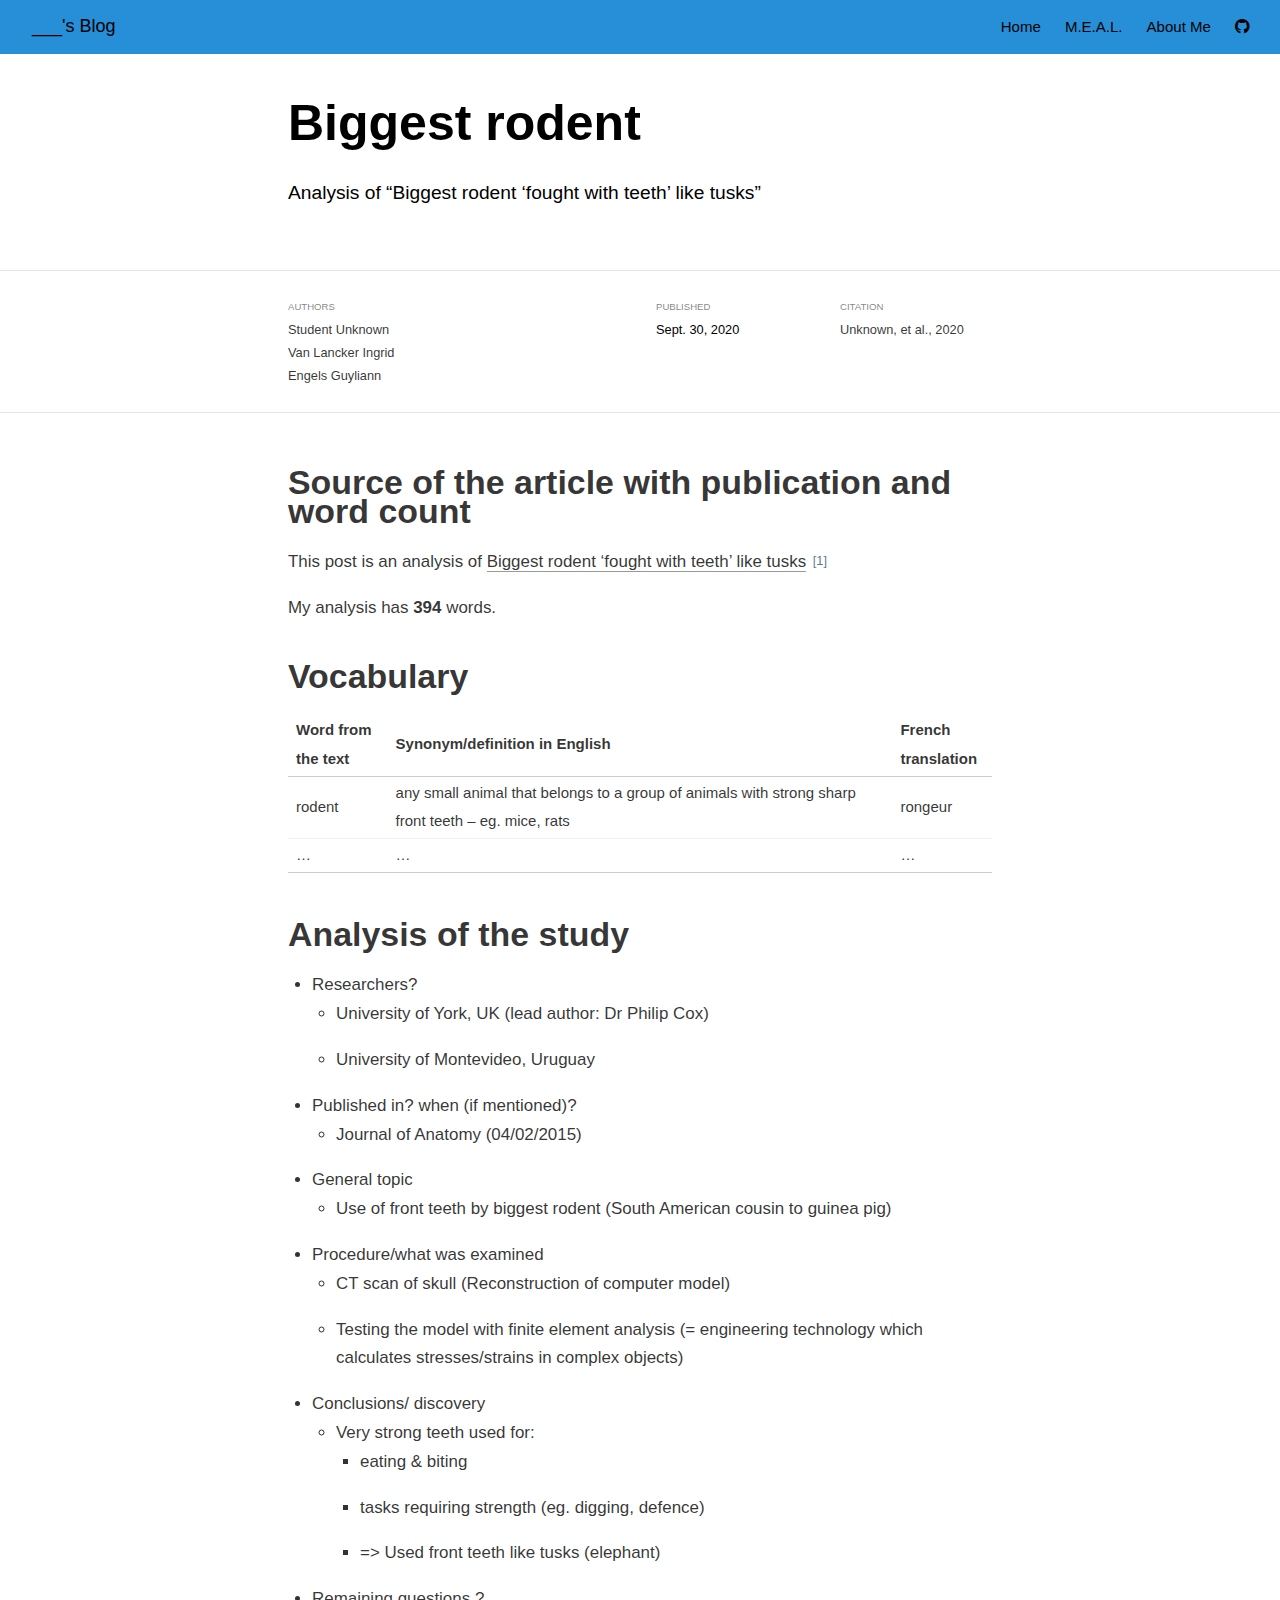
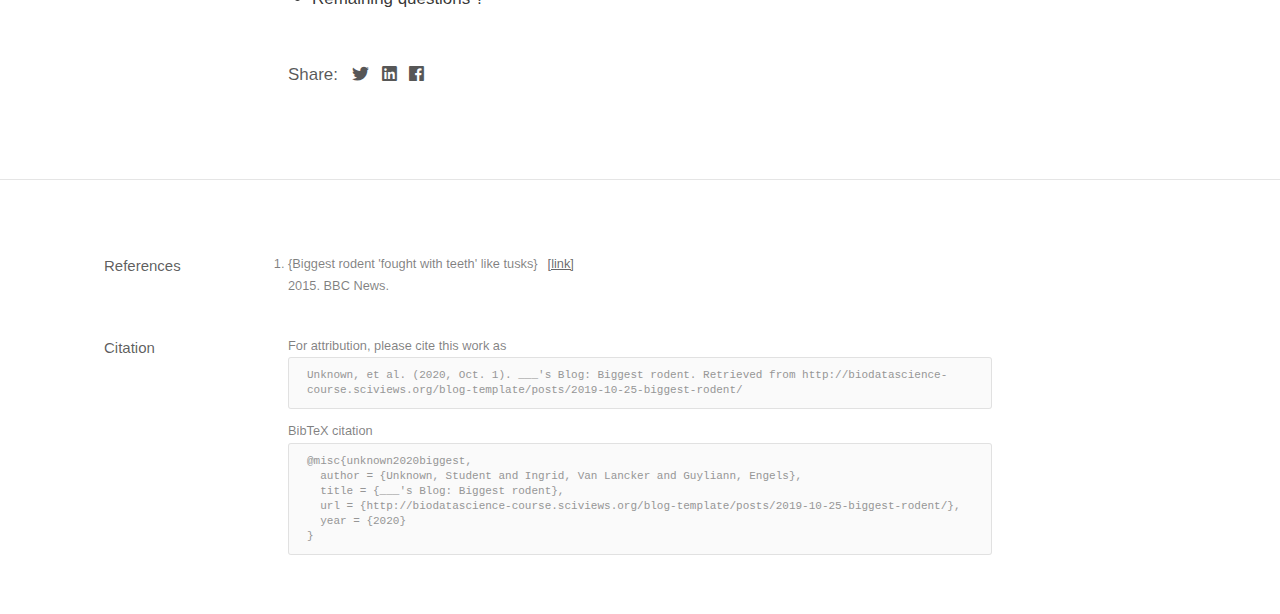
<file: docs/posts/2019-10-25-biggest-rodent/index.html>
<!DOCTYPE html>

<html xmlns="http://www.w3.org/1999/xhtml" lang="" xml:lang="">

<head>
  <meta charset="utf-8"/>
  <meta name="viewport" content="width=device-width, initial-scale=1"/>
  <meta http-equiv="X-UA-Compatible" content="IE=Edge,chrome=1"/>
  <meta name="generator" content="distill" />

  <style type="text/css">
  /* Hide doc at startup (prevent jankiness while JS renders/transforms) */
  body {
    visibility: hidden;
  }
  </style>

 <!--radix_placeholder_import_source-->
 <!--/radix_placeholder_import_source-->

  <!--radix_placeholder_meta_tags-->
<title>___'s Blog: Biggest rodent</title>

<meta property="description" itemprop="description" content="Analysis of &quot;Biggest rodent &#39;fought with teeth&#39; like tusks&quot;"/>

<link rel="canonical" href="http://biodatascience-course.sciviews.org/blog-template/posts/2019-10-25-biggest-rodent/"/>

<!--  https://schema.org/Article -->
<meta property="article:published" itemprop="datePublished" content="2020-10-01"/>
<meta property="article:created" itemprop="dateCreated" content="2020-10-01"/>
<meta name="article:author" content="Student Unknown"/>
<meta name="article:author" content="Van Lancker Ingrid"/>
<meta name="article:author" content="Engels Guyliann"/>

<!--  https://developers.facebook.com/docs/sharing/webmasters#markup -->
<meta property="og:title" content="___&#39;s Blog: Biggest rodent"/>
<meta property="og:type" content="article"/>
<meta property="og:description" content="Analysis of &quot;Biggest rodent &#39;fought with teeth&#39; like tusks&quot;"/>
<meta property="og:url" content="http://biodatascience-course.sciviews.org/blog-template/posts/2019-10-25-biggest-rodent/"/>
<meta property="og:locale" content="en_US"/>
<meta property="og:site_name" content="___&#39;s Blog"/>

<!--  https://dev.twitter.com/cards/types/summary -->
<meta property="twitter:card" content="summary"/>
<meta property="twitter:title" content="___&#39;s Blog: Biggest rodent"/>
<meta property="twitter:description" content="Analysis of &quot;Biggest rodent &#39;fought with teeth&#39; like tusks&quot;"/>
<meta property="twitter:url" content="http://biodatascience-course.sciviews.org/blog-template/posts/2019-10-25-biggest-rodent/"/>

<!--  https://scholar.google.com/intl/en/scholar/inclusion.html#indexing -->
<meta name="citation_title" content="___&#39;s Blog: Biggest rodent"/>
<meta name="citation_fulltext_html_url" content="http://biodatascience-course.sciviews.org/blog-template/posts/2019-10-25-biggest-rodent/"/>
<meta name="citation_online_date" content="2020/10/01"/>
<meta name="citation_publication_date" content="2020/10/01"/>
<meta name="citation_author" content="Student Unknown"/>
<meta name="citation_author" content="Van Lancker Ingrid"/>
<meta name="citation_author" content="Engels Guyliann"/>
<!--/radix_placeholder_meta_tags-->
  
  <meta name="citation_reference" content="citation_title=&lt;span class=&quot;nocase&quot;&gt;Biggest rodent ’fought with teeth’ like tusks&lt;/span&gt;;citation_publication_date=2015"/>
  <!--radix_placeholder_rmarkdown_metadata-->

<script type="text/json" id="radix-rmarkdown-metadata">
{"type":"list","attributes":{"names":{"type":"character","attributes":{},"value":["title","description","author","date","bibliography","categories","output","draft","citation_url","canonical_url"]}},"value":[{"type":"character","attributes":{},"value":["Biggest rodent"]},{"type":"character","attributes":{},"value":["Analysis of \"Biggest rodent 'fought with teeth' like tusks\""]},{"type":"list","attributes":{},"value":[{"type":"list","attributes":{"names":{"type":"character","attributes":{},"value":["name"]}},"value":[{"type":"character","attributes":{},"value":["Student Unknown"]}]},{"type":"list","attributes":{"names":{"type":"character","attributes":{},"value":["name"]}},"value":[{"type":"character","attributes":{},"value":["Van Lancker Ingrid"]}]},{"type":"list","attributes":{"names":{"type":"character","attributes":{},"value":["name","url"]}},"value":[{"type":"character","attributes":{},"value":["Engels Guyliann"]},{"type":"character","attributes":{},"value":["https://guyliann.netlify.com/fr"]}]}]},{"type":"character","attributes":{},"value":["2020-10-01"]},{"type":"character","attributes":{},"value":["biblio/rodent.bib"]},{"type":"character","attributes":{},"value":["English for Science","Paleontology","Rodent"]},{"type":"list","attributes":{"names":{"type":"character","attributes":{},"value":["distill::distill_article"]}},"value":[{"type":"list","attributes":{"names":{"type":"character","attributes":{},"value":["self_contained"]}},"value":[{"type":"logical","attributes":{},"value":[false]}]}]},{"type":"logical","attributes":{},"value":[false]},{"type":"character","attributes":{},"value":["http://biodatascience-course.sciviews.org/blog-template/posts/2019-10-25-biggest-rodent/"]},{"type":"character","attributes":{},"value":["http://biodatascience-course.sciviews.org/blog-template/posts/2019-10-25-biggest-rodent/"]}]}
</script>
<!--/radix_placeholder_rmarkdown_metadata-->
  
  <script type="text/json" id="radix-resource-manifest">
  {"type":"character","attributes":{},"value":["biblio/rodent.bib","biggest-rodent_files/bowser-1.9.3/bowser.min.js","biggest-rodent_files/distill-2.2.21/template.v2.js","biggest-rodent_files/jquery-1.11.3/jquery.min.js","biggest-rodent_files/webcomponents-2.0.0/webcomponents.js"]}
  </script>
  <!--radix_placeholder_navigation_in_header-->

<script type="application/javascript">

  window.headroom_prevent_pin = false;

  window.document.addEventListener("DOMContentLoaded", function (event) {

    // initialize headroom for banner
    var header = $('header').get(0);
    var headerHeight = header.offsetHeight;
    var headroom = new Headroom(header, {
      onPin : function() {
        if (window.headroom_prevent_pin) {
          window.headroom_prevent_pin = false;
          headroom.unpin();
        }
      }
    });
    headroom.init();
    if(window.location.hash)
      headroom.unpin();
    $(header).addClass('headroom--transition');

    // offset scroll location for banner on hash change
    // (see: https://github.com/WickyNilliams/headroom.js/issues/38)
    window.addEventListener("hashchange", function(event) {
      window.scrollTo(0, window.pageYOffset - (headerHeight + 25));
    });

    // responsive menu
    $('.distill-site-header').each(function(i, val) {
      var topnav = $(this);
      var toggle = topnav.find('.nav-toggle');
      toggle.on('click', function() {
        topnav.toggleClass('responsive');
      });
    });

    // nav dropdowns
    $('.nav-dropbtn').click(function(e) {
      $(this).next('.nav-dropdown-content').toggleClass('nav-dropdown-active');
      $(this).parent().siblings('.nav-dropdown')
         .children('.nav-dropdown-content').removeClass('nav-dropdown-active');
    });
    $("body").click(function(e){
      $('.nav-dropdown-content').removeClass('nav-dropdown-active');
    });
    $(".nav-dropdown").click(function(e){
      e.stopPropagation();
    });
  });
</script>

<style type="text/css">

/* Theme (user-documented overrideables for nav appearance) */

.distill-site-nav {
  color: rgba(255, 255, 255, 0.8);
  background-color: #455a64;
  font-size: 15px;
  font-weight: 300;
}

.distill-site-nav a {
  color: inherit;
  text-decoration: none;
}

.distill-site-nav a:hover {
  color: white;
}

@media print {
  .distill-site-nav {
    display: none;
  }
}

.distill-site-header {

}

.distill-site-footer {

}


/* Site Header */

.distill-site-header {
  width: 100%;
  box-sizing: border-box;
  z-index: 3;
}

.distill-site-header .nav-left {
  display: inline-block;
  margin-left: 8px;
}

@media screen and (max-width: 768px) {
  .distill-site-header .nav-left {
    margin-left: 0;
  }
}


.distill-site-header .nav-right {
  float: right;
  margin-right: 8px;
}

.distill-site-header a,
.distill-site-header .title {
  display: inline-block;
  text-align: center;
  padding: 14px 10px 14px 10px;
}

.distill-site-header .title {
  font-size: 18px;
}

.distill-site-header .logo {
  padding: 0;
}

.distill-site-header .logo img {
  display: none;
  max-height: 20px;
  width: auto;
  margin-bottom: -4px;
}

.distill-site-header .nav-image img {
  max-height: 18px;
  width: auto;
  display: inline-block;
  margin-bottom: -3px;
}



@media screen and (min-width: 1000px) {
  .distill-site-header .logo img {
    display: inline-block;
  }
  .distill-site-header .nav-left {
    margin-left: 20px;
  }
  .distill-site-header .nav-right {
    margin-right: 20px;
  }
  .distill-site-header .title {
    padding-left: 12px;
  }
}


.distill-site-header .nav-toggle {
  display: none;
}

.nav-dropdown {
  display: inline-block;
  position: relative;
}

.nav-dropdown .nav-dropbtn {
  border: none;
  outline: none;
  color: rgba(255, 255, 255, 0.8);
  padding: 16px 10px;
  background-color: transparent;
  font-family: inherit;
  font-size: inherit;
  font-weight: inherit;
  margin: 0;
  margin-top: 1px;
  z-index: 2;
}

.nav-dropdown-content {
  display: none;
  position: absolute;
  background-color: white;
  min-width: 200px;
  border: 1px solid rgba(0,0,0,0.15);
  border-radius: 4px;
  box-shadow: 0px 8px 16px 0px rgba(0,0,0,0.1);
  z-index: 1;
  margin-top: 2px;
  white-space: nowrap;
  padding-top: 4px;
  padding-bottom: 4px;
}

.nav-dropdown-content hr {
  margin-top: 4px;
  margin-bottom: 4px;
  border: none;
  border-bottom: 1px solid rgba(0, 0, 0, 0.1);
}

.nav-dropdown-active {
  display: block;
}

.nav-dropdown-content a, .nav-dropdown-content .nav-dropdown-header {
  color: black;
  padding: 6px 24px;
  text-decoration: none;
  display: block;
  text-align: left;
}

.nav-dropdown-content .nav-dropdown-header {
  display: block;
  padding: 5px 24px;
  padding-bottom: 0;
  text-transform: uppercase;
  font-size: 14px;
  color: #999999;
  white-space: nowrap;
}

.nav-dropdown:hover .nav-dropbtn {
  color: white;
}

.nav-dropdown-content a:hover {
  background-color: #ddd;
  color: black;
}

.nav-right .nav-dropdown-content {
  margin-left: -45%;
  right: 0;
}

@media screen and (max-width: 768px) {
  .distill-site-header a, .distill-site-header .nav-dropdown  {display: none;}
  .distill-site-header a.nav-toggle {
    float: right;
    display: block;
  }
  .distill-site-header .title {
    margin-left: 0;
  }
  .distill-site-header .nav-right {
    margin-right: 0;
  }
  .distill-site-header {
    overflow: hidden;
  }
  .nav-right .nav-dropdown-content {
    margin-left: 0;
  }
}


@media screen and (max-width: 768px) {
  .distill-site-header.responsive {position: relative;}
  .distill-site-header.responsive a.nav-toggle {
    position: absolute;
    right: 0;
    top: 0;
  }
  .distill-site-header.responsive a,
  .distill-site-header.responsive .nav-dropdown {
    display: block;
    text-align: left;
  }
  .distill-site-header.responsive .nav-left,
  .distill-site-header.responsive .nav-right {
    width: 100%;
  }
  .distill-site-header.responsive .nav-dropdown {float: none;}
  .distill-site-header.responsive .nav-dropdown-content {position: relative;}
  .distill-site-header.responsive .nav-dropdown .nav-dropbtn {
    display: block;
    width: 100%;
    text-align: left;
  }
}

/* Site Footer */

.distill-site-footer {
  width: 100%;
  overflow: hidden;
  box-sizing: border-box;
  z-index: 3;
  margin-top: 30px;
  padding-top: 30px;
  padding-bottom: 30px;
  text-align: center;
}

/* Headroom */

d-title {
  padding-top: 6rem;
}

@media print {
  d-title {
    padding-top: 4rem;
  }
}

.headroom {
  z-index: 1000;
  position: fixed;
  top: 0;
  left: 0;
  right: 0;
}

.headroom--transition {
  transition: all .4s ease-in-out;
}

.headroom--unpinned {
  top: -100px;
}

.headroom--pinned {
  top: 0;
}

</style>

<link href="../../site_libs/font-awesome-5.1.0/css/all.css" rel="stylesheet"/>
<link href="../../site_libs/font-awesome-5.1.0/css/v4-shims.css" rel="stylesheet"/>
<script src="../../site_libs/headroom-0.9.4/headroom.min.js"></script>
<!--/radix_placeholder_navigation_in_header-->
  <!--radix_placeholder_distill-->

<style type="text/css">

body {
  background-color: white;
}

.pandoc-table {
  width: 100%;
}

.pandoc-table>caption {
  margin-bottom: 10px;
}

.pandoc-table th:not([align]) {
  text-align: left;
}

.pagedtable-footer {
  font-size: 15px;
}

.html-widget {
  margin-bottom: 2.0em;
}

.l-screen-inset {
  padding-right: 16px;
}

.l-screen .caption {
  margin-left: 10px;
}

.shaded {
  background: rgb(247, 247, 247);
  padding-top: 20px;
  padding-bottom: 20px;
  border-top: 1px solid rgba(0, 0, 0, 0.1);
  border-bottom: 1px solid rgba(0, 0, 0, 0.1);
}

.shaded .html-widget {
  margin-bottom: 0;
  border: 1px solid rgba(0, 0, 0, 0.1);
}

.shaded .shaded-content {
  background: white;
}

.text-output {
  margin-top: 0;
  line-height: 1.5em;
}

.hidden {
  display: none !important;
}

d-article {
  padding-bottom: 30px;
}

d-appendix {
  padding-top: 30px;
}

d-article>p>img {
  width: 100%;
}

d-article iframe {
  border: 1px solid rgba(0, 0, 0, 0.1);
  margin-bottom: 2.0em;
  width: 100%;
}

figure img.external {
  background: white;
  border: 1px solid rgba(0, 0, 0, 0.1);
  box-shadow: 0 1px 8px rgba(0, 0, 0, 0.1);
  padding: 18px;
  box-sizing: border-box;
}

/* CSS for table of contents */

.d-toc {
  color: rgba(0,0,0,0.8);
  font-size: 0.8em;
  line-height: 1em;
}

.d-toc-header {
  font-size: 0.6rem;
  font-weight: 400;
  color: rgba(0, 0, 0, 0.5);
  text-transform: uppercase;
  margin-top: 0;
  margin-bottom: 1.3em;
}

.d-toc a {
  border-bottom: none;
}

.d-toc ul {
  padding-left: 0;
}

.d-toc li>ul {
  padding-top: 0.8em;
  padding-left: 16px;
  margin-bottom: 0.6em;
}

.d-toc ul,
.d-toc li {
  list-style-type: none;
}

.d-toc li {
  margin-bottom: 0.9em;
}

.d-toc-separator {
  margin-top: 20px;
  margin-bottom: 2em;
}

.d-article-with-toc {
  border-top: none;
  padding-top: 0;
}



/* Tweak code blocks (note that this CSS is repeated above in an injection
   into the d-code shadow dom) */

d-code {
  overflow-x: auto !important;
}

pre.d-code code.d-code {
  padding-left: 10px;
  font-size: 12px;
  border-left: 2px solid rgba(0,0,0,0.1);
}

pre.text-output {

  font-size: 12px;
  color: black;
  background: none;
  font-family: Consolas, Monaco, 'Andale Mono', 'Ubuntu Mono', monospace;
  text-align: left;
  white-space: pre;
  word-spacing: normal;
  word-break: normal;
  word-wrap: normal;
  line-height: 1.5;

  -moz-tab-size: 4;
  -o-tab-size: 4;
  tab-size: 4;

  -webkit-hyphens: none;
  -moz-hyphens: none;
  -ms-hyphens: none;
  hyphens: none;
}

@media(min-width: 768px) {

d-code {
  overflow-x: visible !important;
}

pre.d-code code.d-code  {
    padding-left: 18px;
    font-size: 14px;
}
pre.text-output {
  font-size: 14px;
}
}

/* Figure */

.figure {
  position: relative;
  margin-bottom: 2.5em;
  margin-top: 1.5em;
}

.figure img {
  width: 100%;
}

.figure .caption {
  color: rgba(0, 0, 0, 0.6);
  font-size: 12px;
  line-height: 1.5em;
}

.figure img.external {
  background: white;
  border: 1px solid rgba(0, 0, 0, 0.1);
  box-shadow: 0 1px 8px rgba(0, 0, 0, 0.1);
  padding: 18px;
  box-sizing: border-box;
}

.figure .caption a {
  color: rgba(0, 0, 0, 0.6);
}

.figure .caption b,
.figure .caption strong, {
  font-weight: 600;
  color: rgba(0, 0, 0, 1.0);
}



/* Tweak 1000px media break to show more text */

@media(min-width: 1000px) {
  .base-grid,
  distill-header,
  d-title,
  d-abstract,
  d-article,
  d-appendix,
  distill-appendix,
  d-byline,
  d-footnote-list,
  d-citation-list,
  distill-footer {
    grid-template-columns: [screen-start] 1fr [page-start kicker-start] 80px [middle-start] 50px [text-start kicker-end] 65px 65px 65px 65px 65px 65px 65px 65px [text-end gutter-start] 65px [middle-end] 65px [page-end gutter-end] 1fr [screen-end];
    grid-column-gap: 16px;
  }

  .grid {
    grid-column-gap: 16px;
  }

  d-article {
    font-size: 1.06rem;
    line-height: 1.7em;
  }
  figure .caption, .figure .caption, figure figcaption {
    font-size: 13px;
  }
}

@media(min-width: 1180px) {
  .base-grid,
  distill-header,
  d-title,
  d-abstract,
  d-article,
  d-appendix,
  distill-appendix,
  d-byline,
  d-footnote-list,
  d-citation-list,
  distill-footer {
    grid-template-columns: [screen-start] 1fr [page-start kicker-start] 60px [middle-start] 60px [text-start kicker-end] 60px 60px 60px 60px 60px 60px 60px 60px [text-end gutter-start] 60px [middle-end] 60px [page-end gutter-end] 1fr [screen-end];
    grid-column-gap: 32px;
  }

  .grid {
    grid-column-gap: 32px;
  }
}


/* Get the citation styles for the appendix (not auto-injected on render since
   we do our own rendering of the citation appendix) */

d-appendix .citation-appendix,
.d-appendix .citation-appendix {
  font-size: 11px;
  line-height: 15px;
  border-left: 1px solid rgba(0, 0, 0, 0.1);
  padding-left: 18px;
  border: 1px solid rgba(0,0,0,0.1);
  background: rgba(0, 0, 0, 0.02);
  padding: 10px 18px;
  border-radius: 3px;
  color: rgba(150, 150, 150, 1);
  overflow: hidden;
  margin-top: -12px;
  white-space: pre-wrap;
  word-wrap: break-word;
}


/* Social footer */

.social_footer {
  margin-top: 30px;
  margin-bottom: 0;
  color: rgba(0,0,0,0.67);
}

.disqus-comments {
  margin-right: 30px;
}

.disqus-comment-count {
  border-bottom: 1px solid rgba(0, 0, 0, 0.4);
  cursor: pointer;
}

#disqus_thread {
  margin-top: 30px;
}

.article-sharing a {
  border-bottom: none;
  margin-right: 8px;
}

.article-sharing a:hover {
  border-bottom: none;
}

.sidebar-section.subscribe {
  font-size: 12px;
  line-height: 1.6em;
}

.subscribe p {
  margin-bottom: 0.5em;
}


.article-footer .subscribe {
  font-size: 15px;
  margin-top: 45px;
}


/* Improve display for browsers without grid (IE/Edge <= 15) */

.downlevel {
  line-height: 1.6em;
  font-family: -apple-system, BlinkMacSystemFont, "Segoe UI", Roboto, Oxygen, Ubuntu, Cantarell, "Fira Sans", "Droid Sans", "Helvetica Neue", Arial, sans-serif;
  margin: 0;
}

.downlevel .d-title {
  padding-top: 6rem;
  padding-bottom: 1.5rem;
}

.downlevel .d-title h1 {
  font-size: 50px;
  font-weight: 700;
  line-height: 1.1em;
  margin: 0 0 0.5rem;
}

.downlevel .d-title p {
  font-weight: 300;
  font-size: 1.2rem;
  line-height: 1.55em;
  margin-top: 0;
}

.downlevel .d-byline {
  padding-top: 0.8em;
  padding-bottom: 0.8em;
  font-size: 0.8rem;
  line-height: 1.8em;
}

.downlevel .section-separator {
  border: none;
  border-top: 1px solid rgba(0, 0, 0, 0.1);
}

.downlevel .d-article {
  font-size: 1.06rem;
  line-height: 1.7em;
  padding-top: 1rem;
  padding-bottom: 2rem;
}


.downlevel .d-appendix {
  padding-left: 0;
  padding-right: 0;
  max-width: none;
  font-size: 0.8em;
  line-height: 1.7em;
  margin-bottom: 0;
  color: rgba(0,0,0,0.5);
  padding-top: 40px;
  padding-bottom: 48px;
}

.downlevel .footnotes ol {
  padding-left: 13px;
}

.downlevel .base-grid,
.downlevel .distill-header,
.downlevel .d-title,
.downlevel .d-abstract,
.downlevel .d-article,
.downlevel .d-appendix,
.downlevel .distill-appendix,
.downlevel .d-byline,
.downlevel .d-footnote-list,
.downlevel .d-citation-list,
.downlevel .distill-footer,
.downlevel .appendix-bottom,
.downlevel .posts-container {
  padding-left: 40px;
  padding-right: 40px;
}

@media(min-width: 768px) {
  .downlevel .base-grid,
  .downlevel .distill-header,
  .downlevel .d-title,
  .downlevel .d-abstract,
  .downlevel .d-article,
  .downlevel .d-appendix,
  .downlevel .distill-appendix,
  .downlevel .d-byline,
  .downlevel .d-footnote-list,
  .downlevel .d-citation-list,
  .downlevel .distill-footer,
  .downlevel .appendix-bottom,
  .downlevel .posts-container {
  padding-left: 150px;
  padding-right: 150px;
  max-width: 900px;
}
}

.downlevel pre code {
  display: block;
  border-left: 2px solid rgba(0, 0, 0, .1);
  padding: 0 0 0 20px;
  font-size: 14px;
}

.downlevel code, .downlevel pre {
  color: black;
  background: none;
  font-family: Consolas, Monaco, 'Andale Mono', 'Ubuntu Mono', monospace;
  text-align: left;
  white-space: pre;
  word-spacing: normal;
  word-break: normal;
  word-wrap: normal;
  line-height: 1.5;

  -moz-tab-size: 4;
  -o-tab-size: 4;
  tab-size: 4;

  -webkit-hyphens: none;
  -moz-hyphens: none;
  -ms-hyphens: none;
  hyphens: none;
}

</style>

<script type="application/javascript">

function is_downlevel_browser() {
  if (bowser.isUnsupportedBrowser({ msie: "12", msedge: "16"},
                                 window.navigator.userAgent)) {
    return true;
  } else {
    return window.load_distill_framework === undefined;
  }
}

// show body when load is complete
function on_load_complete() {

  // set body to visible
  document.body.style.visibility = 'visible';

  // force redraw for leaflet widgets
  if (window.HTMLWidgets) {
    var maps = window.HTMLWidgets.findAll(".leaflet");
    $.each(maps, function(i, el) {
      var map = this.getMap();
      map.invalidateSize();
      map.eachLayer(function(layer) {
        if (layer instanceof L.TileLayer)
          layer.redraw();
      });
    });
  }

  // trigger 'shown' so htmlwidgets resize
  $('d-article').trigger('shown');
}

function init_distill() {

  init_common();

  // create front matter
  var front_matter = $('<d-front-matter></d-front-matter>');
  $('#distill-front-matter').wrap(front_matter);

  // create d-title
  $('.d-title').changeElementType('d-title');

  // create d-byline
  var byline = $('<d-byline></d-byline>');
  $('.d-byline').replaceWith(byline);

  // create d-article
  var article = $('<d-article></d-article>');
  $('.d-article').wrap(article).children().unwrap();

  // move posts container into article
  $('.posts-container').appendTo($('d-article'));

  // create d-appendix
  $('.d-appendix').changeElementType('d-appendix');

  // create d-bibliography
  var bibliography = $('<d-bibliography></d-bibliography>');
  $('#distill-bibliography').wrap(bibliography);

  // flag indicating that we have appendix items
  var appendix = $('.appendix-bottom').children('h3').length > 0;

  // replace citations with <d-cite>
  $('.citation').each(function(i, val) {
    appendix = true;
    var cites = $(this).attr('data-cites').split(" ");
    var dt_cite = $('<d-cite></d-cite>');
    dt_cite.attr('key', cites.join());
    $(this).replaceWith(dt_cite);
  });
  // remove refs
  $('#refs').remove();

  // replace footnotes with <d-footnote>
  $('.footnote-ref').each(function(i, val) {
    appendix = true;
    var href = $(this).attr('href');
    var id = href.replace('#', '');
    var fn = $('#' + id);
    var fn_p = $('#' + id + '>p');
    fn_p.find('.footnote-back').remove();
    var text = fn_p.html();
    var dtfn = $('<d-footnote></d-footnote>');
    dtfn.html(text);
    $(this).replaceWith(dtfn);
  });
  // remove footnotes
  $('.footnotes').remove();

  $('h1.appendix, h2.appendix').each(function(i, val) {
    $(this).changeElementType('h3');
  });
  $('h3.appendix').each(function(i, val) {
    var id = $(this).attr('id');
    $('.d-toc a[href="#' + id + '"]').parent().remove();
    appendix = true;
    $(this).nextUntil($('h1, h2, h3')).addBack().appendTo($('d-appendix'));
  });

  // show d-appendix if we have appendix content
  $("d-appendix").css('display', appendix ? 'grid' : 'none');

  // replace code blocks with d-code
  $('pre>code').each(function(i, val) {
    var code = $(this);
    var pre = code.parent();
    var clz = "";
    var language = pre.attr('class');
    if (language) {
      // map unknown languages to "clike" (without this they just dissapear)
      if ($.inArray(language, ["bash", "clike", "css", "go", "html",
                               "javascript", "js", "julia", "lua", "markdown",
                               "markup", "mathml", "python", "svg", "xml"]) == -1)
        language = "clike";
      language = ' language="' + language + '"';
      var dt_code = $('<d-code block' + language + clz + '></d-code>');
      dt_code.text(code.text());
      pre.replaceWith(dt_code);
    } else {
      code.addClass('text-output').unwrap().changeElementType('pre');
    }
  });

  // localize layout chunks to just output
  $('.layout-chunk').each(function(i, val) {

    // capture layout
    var layout = $(this).attr('data-layout');

    // apply layout to markdown level block elements
    var elements = $(this).children().not('d-code, pre.text-output, script');
    elements.each(function(i, el) {
      var layout_div = $('<div class="' + layout + '"></div>');
      if (layout_div.hasClass('shaded')) {
        var shaded_content = $('<div class="shaded-content"></div>');
        $(this).wrap(shaded_content);
        $(this).parent().wrap(layout_div);
      } else {
        $(this).wrap(layout_div);
      }
    });


    // unwrap the layout-chunk div
    $(this).children().unwrap();
  });

  // load distill framework
  load_distill_framework();

  // wait for window.distillRunlevel == 4 to do post processing
  function distill_post_process() {

    if (!window.distillRunlevel || window.distillRunlevel < 4)
      return;

    // hide author/affiliations entirely if we have no authors
    var front_matter = JSON.parse($("#distill-front-matter").html());
    var have_authors = front_matter.authors && front_matter.authors.length > 0;
    if (!have_authors)
      $('d-byline').addClass('hidden');

    // table of contents
    if (have_authors) // adjust border if we are in authors
      $('.d-toc').parent().addClass('d-article-with-toc');

    // strip links that point to #
    $('.authors-affiliations').find('a[href="#"]').removeAttr('href');

    // hide elements of author/affiliations grid that have no value
    function hide_byline_column(caption) {
      $('d-byline').find('h3:contains("' + caption + '")').parent().css('visibility', 'hidden');
    }

    // affiliations
    var have_affiliations = false;
    for (var i = 0; i<front_matter.authors.length; ++i) {
      var author = front_matter.authors[i];
      if (author.affiliation !== "&nbsp;") {
        have_affiliations = true;
        break;
      }
    }
    if (!have_affiliations)
      $('d-byline').find('h3:contains("Affiliations")').css('visibility', 'hidden');

    // published date
    if (!front_matter.publishedDate)
      hide_byline_column("Published");

    // document object identifier
    var doi = $('d-byline').find('h3:contains("DOI")');
    var doi_p = doi.next().empty();
    if (!front_matter.doi) {
      // if we have a citation and valid citationText then link to that
      if ($('#citation').length > 0 && front_matter.citationText) {
        doi.html('Citation');
        $('<a href="#citation"></a>')
          .text(front_matter.citationText)
          .appendTo(doi_p);
      } else {
        hide_byline_column("DOI");
      }
    } else {
      $('<a></a>')
         .attr('href', "https://doi.org/" + front_matter.doi)
         .html(front_matter.doi)
         .appendTo(doi_p);
    }

     // change plural form of authors/affiliations
    if (front_matter.authors.length === 1) {
      var grid = $('.authors-affiliations');
      grid.children('h3:contains("Authors")').text('Author');
      grid.children('h3:contains("Affiliations")').text('Affiliation');
    }

    // inject pre code styles (can't do this with a global stylesheet b/c a shadow root is used)
    $('d-code').each(function(i, val) {
      var style = document.createElement('style');
      style.innerHTML = 'pre code { padding-left: 10px; font-size: 12px; border-left: 2px solid rgba(0,0,0,0.1); } ' +
                        '@media(min-width: 768px) { pre code { padding-left: 18px; font-size: 14px; } }';
      if (this.shadowRoot)
        this.shadowRoot.appendChild(style);
    });

    // move appendix-bottom entries to the bottom
    $('.appendix-bottom').appendTo('d-appendix').children().unwrap();
    $('.appendix-bottom').remove();

    // clear polling timer
    clearInterval(tid);

    // show body now that everything is ready
    on_load_complete();
  }

  var tid = setInterval(distill_post_process, 50);
  distill_post_process();

}

function init_downlevel() {

  init_common();

   // insert hr after d-title
  $('.d-title').after($('<hr class="section-separator"/>'));

  // check if we have authors
  var front_matter = JSON.parse($("#distill-front-matter").html());
  var have_authors = front_matter.authors && front_matter.authors.length > 0;

  // manage byline/border
  if (!have_authors)
    $('.d-byline').remove();
  $('.d-byline').after($('<hr class="section-separator"/>'));
  $('.d-byline a').remove();

  // remove toc
  $('.d-toc-header').remove();
  $('.d-toc').remove();
  $('.d-toc-separator').remove();

  // move appendix elements
  $('h1.appendix, h2.appendix').each(function(i, val) {
    $(this).changeElementType('h3');
  });
  $('h3.appendix').each(function(i, val) {
    $(this).nextUntil($('h1, h2, h3')).addBack().appendTo($('.d-appendix'));
  });


  // inject headers into references and footnotes
  var refs_header = $('<h3></h3>');
  refs_header.text('References');
  $('#refs').prepend(refs_header);

  var footnotes_header = $('<h3></h3');
  footnotes_header.text('Footnotes');
  $('.footnotes').children('hr').first().replaceWith(footnotes_header);

  // move appendix-bottom entries to the bottom
  $('.appendix-bottom').appendTo('.d-appendix').children().unwrap();
  $('.appendix-bottom').remove();

  // remove appendix if it's empty
  if ($('.d-appendix').children().length === 0)
    $('.d-appendix').remove();

  // prepend separator above appendix
  $('.d-appendix').before($('<hr class="section-separator" style="clear: both"/>'));

  // trim code
  $('pre>code').each(function(i, val) {
    $(this).html($.trim($(this).html()));
  });

  // move posts-container right before article
  $('.posts-container').insertBefore($('.d-article'));

  $('body').addClass('downlevel');

  on_load_complete();
}


function init_common() {

  // jquery plugin to change element types
  (function($) {
    $.fn.changeElementType = function(newType) {
      var attrs = {};

      $.each(this[0].attributes, function(idx, attr) {
        attrs[attr.nodeName] = attr.nodeValue;
      });

      this.replaceWith(function() {
        return $("<" + newType + "/>", attrs).append($(this).contents());
      });
    };
  })(jQuery);

  // prevent underline for linked images
  $('a > img').parent().css({'border-bottom' : 'none'});

  // mark non-body figures created by knitr chunks as 100% width
  $('.layout-chunk').each(function(i, val) {
    var figures = $(this).find('img, .html-widget');
    if ($(this).attr('data-layout') !== "l-body") {
      figures.css('width', '100%');
    } else {
      figures.css('max-width', '100%');
      figures.filter("[width]").each(function(i, val) {
        var fig = $(this);
        fig.css('width', fig.attr('width') + 'px');
      });

    }
  });

  // auto-append index.html to post-preview links in file: protocol
  // and in rstudio ide preview
  $('.post-preview').each(function(i, val) {
    if (window.location.protocol === "file:")
      $(this).attr('href', $(this).attr('href') + "index.html");
  });

  // get rid of index.html references in header
  if (window.location.protocol !== "file:") {
    $('.distill-site-header a[href]').each(function(i,val) {
      $(this).attr('href', $(this).attr('href').replace("index.html", "./"));
    });
  }

  // add class to pandoc style tables
  $('tr.header').parent('thead').parent('table').addClass('pandoc-table');
  $('.kable-table').children('table').addClass('pandoc-table');

  // add figcaption style to table captions
  $('caption').parent('table').addClass("figcaption");

  // initialize posts list
  if (window.init_posts_list)
    window.init_posts_list();

  // implmement disqus comment link
  $('.disqus-comment-count').click(function() {
    window.headroom_prevent_pin = true;
    $('#disqus_thread').toggleClass('hidden');
    if (!$('#disqus_thread').hasClass('hidden')) {
      var offset = $(this).offset();
      $(window).resize();
      $('html, body').animate({
        scrollTop: offset.top - 35
      });
    }
  });
}

document.addEventListener('DOMContentLoaded', function() {
  if (is_downlevel_browser())
    init_downlevel();
  else
    window.addEventListener('WebComponentsReady', init_distill);
});

</script>

<!--/radix_placeholder_distill-->
  <script src="../../site_libs/jquery-1.11.3/jquery.min.js"></script>
  <script src="../../site_libs/bowser-1.9.3/bowser.min.js"></script>
  <script src="../../site_libs/webcomponents-2.0.0/webcomponents.js"></script>
  <script src="../../site_libs/distill-2.2.21/template.v2.js"></script>
  <!--radix_placeholder_site_in_header-->
<style type="text/css">
.distill-site-nav {
  color: rgba(255, 255, 255, 0.8);
  background-color: #268FD7;
  font-size: 15px;
  font-weight: 300;
}

.distill-site-nav a {
  color: black;
  text-decoration: none;
}

.distill-site-nav a:hover {
  color: black;
}

.distill-site-header {
}

.distill-site-footer {
}

@media print {
  .distill-site-nav {
    display: none;
  }
}

</style>
<!--/radix_placeholder_site_in_header-->


</head>

<body>

<!--radix_placeholder_front_matter-->

<script id="distill-front-matter" type="text/json">
{"title":"Biggest rodent","description":"Analysis of \"Biggest rodent 'fought with teeth' like tusks\"","authors":[{"author":"Student Unknown","authorURL":"#","affiliation":"&nbsp;","affiliationURL":"#"},{"author":"Van Lancker Ingrid","authorURL":"#","affiliation":"&nbsp;","affiliationURL":"#"},{"author":"Engels Guyliann","authorURL":"https://guyliann.netlify.com/fr","affiliation":"&nbsp;","affiliationURL":"#"}],"publishedDate":"2020-10-01T00:00:00.000+02:00","citationText":"Unknown, et al., 2020"}
</script>

<!--/radix_placeholder_front_matter-->
<!--radix_placeholder_navigation_before_body-->
<header class="header header--fixed" role="banner">
<nav class="distill-site-nav distill-site-header">
<div class="nav-left">
<a href="../../index.html" class="title">___'s Blog</a>
</div>
<div class="nav-right">
<a href="../../index.html">Home</a>
<a href="../../posts/meal/index.html">M.E.A.L.</a>
<a href="../../posts/about/index.html">About Me</a>
<a href="https://github.com/BioDataScience-Course/blog-template">
<i class="fab fa-github"></i>
</a>
<a href="javascript:void(0);" class="nav-toggle">&#9776;</a>
</div>
</nav>
</header>
<!--/radix_placeholder_navigation_before_body-->
<!--radix_placeholder_site_before_body-->
<!--/radix_placeholder_site_before_body-->

<div class="d-title">
<h1>Biggest rodent</h1>
<p><p>Analysis of “Biggest rodent ‘fought with teeth’ like tusks”</p></p>
</div>

<div class="d-byline">
  Student Unknown  
  
,   Van Lancker Ingrid  
  
,   Engels Guyliann <a href="https://guyliann.netlify.com/fr" class="uri">https://guyliann.netlify.com/fr</a> 
  
<br/>2020-10-01
</div>

<div class="d-article">
<h1 id="source-of-the-article-with-publication-and-word-count">Source of the article with publication and word count</h1>
<p>This post is an analysis of <a href="https://www.bbc.com/news/science-environment-31111843">Biggest rodent ‘fought with teeth’ like tusks</a> <span class="citation" data-cites="2015rodent">(“Biggest rodent ’fought with teeth’ like tusks” <a href="#ref-2015rodent" role="doc-biblioref">2015</a>)</span></p>
<p>My analysis has <strong>394</strong> words.</p>
<h1 id="vocabulary">Vocabulary</h1>
<table>
<colgroup>
<col style="width: 14%" />
<col style="width: 71%" />
<col style="width: 14%" />
</colgroup>
<thead>
<tr class="header">
<th>Word from the text</th>
<th>Synonym/definition in English</th>
<th>French translation</th>
</tr>
</thead>
<tbody>
<tr class="odd">
<td>rodent</td>
<td>any small animal that belongs to a group of animals with strong sharp front teeth – eg. mice, rats</td>
<td>rongeur</td>
</tr>
<tr class="even">
<td>…</td>
<td>…</td>
<td>…</td>
</tr>
</tbody>
</table>
<h1 id="analysis-of-the-study">Analysis of the study</h1>
<ul>
<li>Researchers?
<ul>
<li>University of York, UK (lead author: Dr Philip Cox)</li>
<li>University of Montevideo, Uruguay</li>
</ul></li>
<li>Published in? when (if mentioned)?
<ul>
<li>Journal of Anatomy (04/02/2015)</li>
</ul></li>
<li>General topic
<ul>
<li>Use of front teeth by biggest rodent (South American cousin to guinea pig)</li>
</ul></li>
<li>Procedure/what was examined
<ul>
<li>CT scan of skull (Reconstruction of computer model)</li>
<li>Testing the model with finite element analysis (= engineering technology which calculates stresses/strains in complex objects)</li>
</ul></li>
<li>Conclusions/ discovery
<ul>
<li>Very strong teeth used for:
<ul>
<li>eating &amp; biting</li>
<li>tasks requiring strength (eg. digging, defence)</li>
<li>=&gt; Used front teeth like tusks (elephant)</li>
</ul></li>
</ul></li>
<li>Remaining questions ?</li>
</ul>
<div id="refs" class="references" role="doc-bibliography">
<div id="ref-2015rodent">
<p>“Biggest rodent ’fought with teeth’ like tusks.” 2015. <a href="https://www.bbc.com/news/science-environment-31111843">https://www.bbc.com/news/science-environment-31111843</a>.</p>
</div>
</div>
<!--radix_placeholder_article_footer-->
<div class="article-footer">
  <p class="social_footer">
    <span class="article-sharing">
      Share: &nbsp;
      <a href="https://twitter.com/share?text=Biggest%20rodent&amp;url=http%3A%2F%2Fbiodatascience-course.sciviews.org%2Fblog-template%2Fposts%2F2019-10-25-biggest-rodent%2F">
        <i class="fab fa-twitter"></i>
      </a>
      <a href="https://www.linkedin.com/shareArticle?mini=true&amp;url=http%3A%2F%2Fbiodatascience-course.sciviews.org%2Fblog-template%2Fposts%2F2019-10-25-biggest-rodent%2F&amp;title=Biggest%20rodent">
        <i class="fab fa-linkedin"></i>
      </a>
      <a href="https://www.facebook.com/sharer/sharer.php?s=100&amp;p[url]=http%3A%2F%2Fbiodatascience-course.sciviews.org%2Fblog-template%2Fposts%2F2019-10-25-biggest-rodent%2F">
        <i class="fab fa-facebook"></i>
      </a>
    </span>
  </p>
</div>
<!--/radix_placeholder_article_footer-->
</div>

<div class="d-appendix">
</div>


<!--radix_placeholder_site_after_body-->
<!--/radix_placeholder_site_after_body-->
<!--radix_placeholder_appendices-->
<div class="appendix-bottom">
  <h3 id="citation">Citation</h3>
  <p>For attribution, please cite this work as</p>
  <pre class="citation-appendix short">Unknown, et al. (2020, Oct. 1). ___'s Blog: Biggest rodent. Retrieved from http://biodatascience-course.sciviews.org/blog-template/posts/2019-10-25-biggest-rodent/</pre>
  <p>BibTeX citation</p>
  <pre class="citation-appendix long">@misc{unknown2020biggest,
  author = {Unknown, Student and Ingrid, Van Lancker and Guyliann, Engels},
  title = {___'s Blog: Biggest rodent},
  url = {http://biodatascience-course.sciviews.org/blog-template/posts/2019-10-25-biggest-rodent/},
  year = {2020}
}</pre>
</div>
<script id="distill-bibliography" type="text/bibtex">
@misc{2015rodent,
booktitle = {BBC News},
title = {{Biggest rodent 'fought with teeth' like tusks}},
url = {https://www.bbc.com/news/science-environment-31111843},
urldate = {2019-10-25},
year = {2015}
}
</script>
<!--/radix_placeholder_appendices-->
<!--radix_placeholder_navigation_after_body-->
<!--/radix_placeholder_navigation_after_body-->

</body>

</html>
</file>
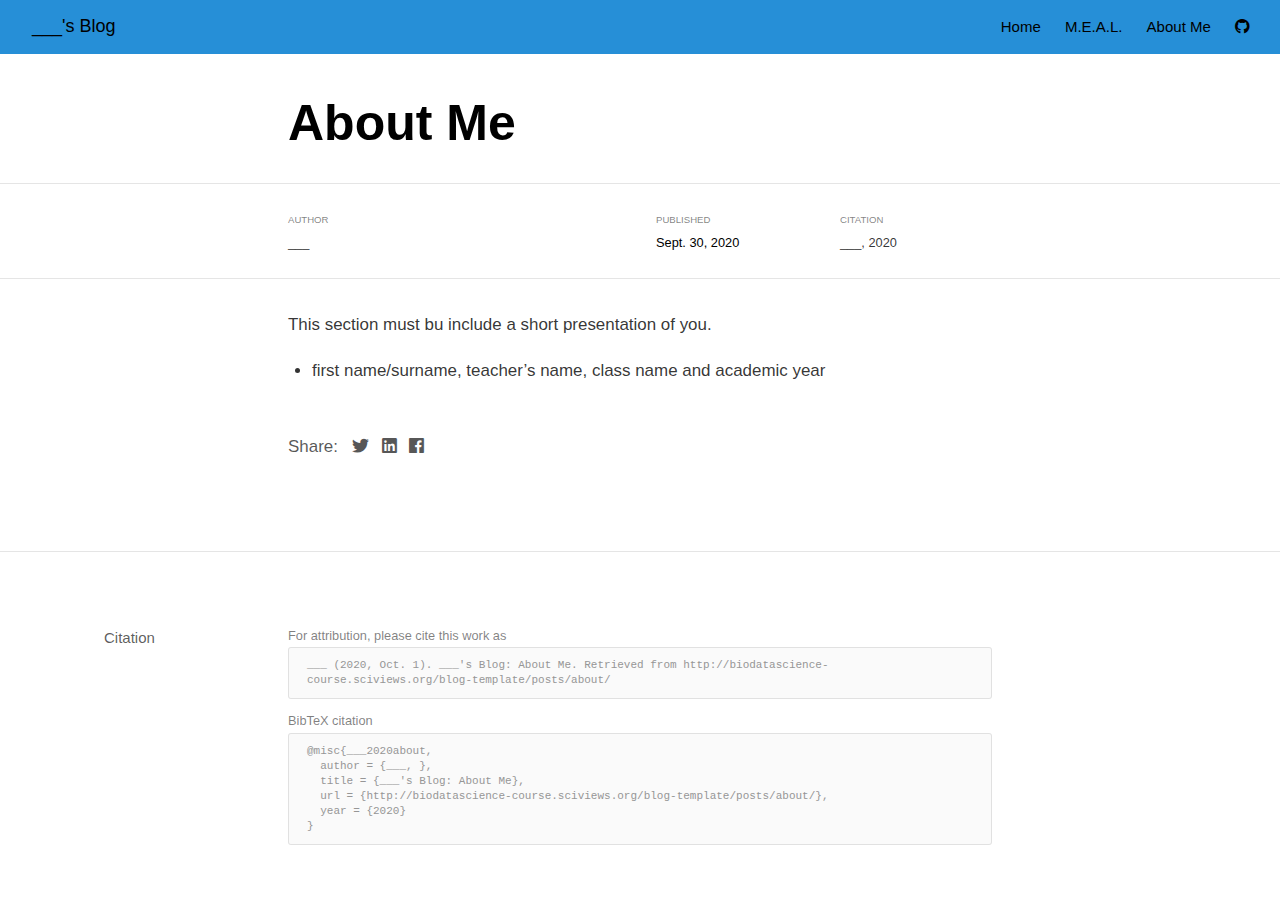
<file: docs/posts/about/index.html>
<!DOCTYPE html>

<html xmlns="http://www.w3.org/1999/xhtml" lang xml:lang>

<head>
  <meta charset="utf-8" />
  <meta name="viewport" content="width=device-width, initial-scale=1" />
  <meta http-equiv="X-UA-Compatible" content="IE=Edge,chrome=1" />
  <meta name="generator" content="distill" />

  <style type="text/css">
  /* Hide doc at startup (prevent jankiness while JS renders/transforms) */
  body {
    visibility: hidden;
  }
  </style>

 <!--radix_placeholder_import_source-->
 <!--/radix_placeholder_import_source-->

  <!--radix_placeholder_meta_tags-->
<title>___'s Blog: About Me</title>


<link rel="canonical" href="http://biodatascience-course.sciviews.org/blog-template/posts/about/"/>

<!--  https://schema.org/Article -->
<meta property="article:published" itemprop="datePublished" content="2020-10-01"/>
<meta property="article:created" itemprop="dateCreated" content="2020-10-01"/>
<meta name="article:author" content="___"/>

<!--  https://developers.facebook.com/docs/sharing/webmasters#markup -->
<meta property="og:title" content="___&#39;s Blog: About Me"/>
<meta property="og:type" content="article"/>
<meta property="og:url" content="http://biodatascience-course.sciviews.org/blog-template/posts/about/"/>
<meta property="og:locale" content="en_US"/>
<meta property="og:site_name" content="___&#39;s Blog"/>

<!--  https://dev.twitter.com/cards/types/summary -->
<meta property="twitter:card" content="summary"/>
<meta property="twitter:title" content="___&#39;s Blog: About Me"/>
<meta property="twitter:url" content="http://biodatascience-course.sciviews.org/blog-template/posts/about/"/>

<!--  https://scholar.google.com/intl/en/scholar/inclusion.html#indexing -->
<meta name="citation_title" content="___&#39;s Blog: About Me"/>
<meta name="citation_fulltext_html_url" content="http://biodatascience-course.sciviews.org/blog-template/posts/about/"/>
<meta name="citation_online_date" content="2020/10/01"/>
<meta name="citation_publication_date" content="2020/10/01"/>
<meta name="citation_author" content="___"/>
<!--/radix_placeholder_meta_tags-->
  <!--radix_placeholder_rmarkdown_metadata-->

<script type="text/json" id="radix-rmarkdown-metadata">
{"type":"list","attributes":{"names":{"type":"character","attributes":{},"value":["title","author","date","output","citation_url","canonical_url"]}},"value":[{"type":"character","attributes":{},"value":["About Me"]},{"type":"list","attributes":{},"value":[{"type":"list","attributes":{"names":{"type":"character","attributes":{},"value":["name"]}},"value":[{"type":"character","attributes":{},"value":["___"]}]}]},{"type":"character","attributes":{},"value":["2020-10-01"]},{"type":"character","attributes":{},"value":["distill::distill_article"]},{"type":"character","attributes":{},"value":["http://biodatascience-course.sciviews.org/blog-template/posts/about/"]},{"type":"character","attributes":{},"value":["http://biodatascience-course.sciviews.org/blog-template/posts/about/"]}]}
</script>
<!--/radix_placeholder_rmarkdown_metadata-->
  
  <script type="text/json" id="radix-resource-manifest">
  {"type":"list","attributes":{},"value":[]}
  </script>
  <!--radix_placeholder_navigation_in_header-->

<script type="application/javascript">

  window.headroom_prevent_pin = false;

  window.document.addEventListener("DOMContentLoaded", function (event) {

    // initialize headroom for banner
    var header = $('header').get(0);
    var headerHeight = header.offsetHeight;
    var headroom = new Headroom(header, {
      onPin : function() {
        if (window.headroom_prevent_pin) {
          window.headroom_prevent_pin = false;
          headroom.unpin();
        }
      }
    });
    headroom.init();
    if(window.location.hash)
      headroom.unpin();
    $(header).addClass('headroom--transition');

    // offset scroll location for banner on hash change
    // (see: https://github.com/WickyNilliams/headroom.js/issues/38)
    window.addEventListener("hashchange", function(event) {
      window.scrollTo(0, window.pageYOffset - (headerHeight + 25));
    });

    // responsive menu
    $('.distill-site-header').each(function(i, val) {
      var topnav = $(this);
      var toggle = topnav.find('.nav-toggle');
      toggle.on('click', function() {
        topnav.toggleClass('responsive');
      });
    });

    // nav dropdowns
    $('.nav-dropbtn').click(function(e) {
      $(this).next('.nav-dropdown-content').toggleClass('nav-dropdown-active');
      $(this).parent().siblings('.nav-dropdown')
         .children('.nav-dropdown-content').removeClass('nav-dropdown-active');
    });
    $("body").click(function(e){
      $('.nav-dropdown-content').removeClass('nav-dropdown-active');
    });
    $(".nav-dropdown").click(function(e){
      e.stopPropagation();
    });
  });
</script>

<style type="text/css">

/* Theme (user-documented overrideables for nav appearance) */

.distill-site-nav {
  color: rgba(255, 255, 255, 0.8);
  background-color: #455a64;
  font-size: 15px;
  font-weight: 300;
}

.distill-site-nav a {
  color: inherit;
  text-decoration: none;
}

.distill-site-nav a:hover {
  color: white;
}

@media print {
  .distill-site-nav {
    display: none;
  }
}

.distill-site-header {

}

.distill-site-footer {

}


/* Site Header */

.distill-site-header {
  width: 100%;
  box-sizing: border-box;
  z-index: 3;
}

.distill-site-header .nav-left {
  display: inline-block;
  margin-left: 8px;
}

@media screen and (max-width: 768px) {
  .distill-site-header .nav-left {
    margin-left: 0;
  }
}


.distill-site-header .nav-right {
  float: right;
  margin-right: 8px;
}

.distill-site-header a,
.distill-site-header .title {
  display: inline-block;
  text-align: center;
  padding: 14px 10px 14px 10px;
}

.distill-site-header .title {
  font-size: 18px;
}

.distill-site-header .logo {
  padding: 0;
}

.distill-site-header .logo img {
  display: none;
  max-height: 20px;
  width: auto;
  margin-bottom: -4px;
}

.distill-site-header .nav-image img {
  max-height: 18px;
  width: auto;
  display: inline-block;
  margin-bottom: -3px;
}



@media screen and (min-width: 1000px) {
  .distill-site-header .logo img {
    display: inline-block;
  }
  .distill-site-header .nav-left {
    margin-left: 20px;
  }
  .distill-site-header .nav-right {
    margin-right: 20px;
  }
  .distill-site-header .title {
    padding-left: 12px;
  }
}


.distill-site-header .nav-toggle {
  display: none;
}

.nav-dropdown {
  display: inline-block;
  position: relative;
}

.nav-dropdown .nav-dropbtn {
  border: none;
  outline: none;
  color: rgba(255, 255, 255, 0.8);
  padding: 16px 10px;
  background-color: transparent;
  font-family: inherit;
  font-size: inherit;
  font-weight: inherit;
  margin: 0;
  margin-top: 1px;
  z-index: 2;
}

.nav-dropdown-content {
  display: none;
  position: absolute;
  background-color: white;
  min-width: 200px;
  border: 1px solid rgba(0,0,0,0.15);
  border-radius: 4px;
  box-shadow: 0px 8px 16px 0px rgba(0,0,0,0.1);
  z-index: 1;
  margin-top: 2px;
  white-space: nowrap;
  padding-top: 4px;
  padding-bottom: 4px;
}

.nav-dropdown-content hr {
  margin-top: 4px;
  margin-bottom: 4px;
  border: none;
  border-bottom: 1px solid rgba(0, 0, 0, 0.1);
}

.nav-dropdown-active {
  display: block;
}

.nav-dropdown-content a, .nav-dropdown-content .nav-dropdown-header {
  color: black;
  padding: 6px 24px;
  text-decoration: none;
  display: block;
  text-align: left;
}

.nav-dropdown-content .nav-dropdown-header {
  display: block;
  padding: 5px 24px;
  padding-bottom: 0;
  text-transform: uppercase;
  font-size: 14px;
  color: #999999;
  white-space: nowrap;
}

.nav-dropdown:hover .nav-dropbtn {
  color: white;
}

.nav-dropdown-content a:hover {
  background-color: #ddd;
  color: black;
}

.nav-right .nav-dropdown-content {
  margin-left: -45%;
  right: 0;
}

@media screen and (max-width: 768px) {
  .distill-site-header a, .distill-site-header .nav-dropdown  {display: none;}
  .distill-site-header a.nav-toggle {
    float: right;
    display: block;
  }
  .distill-site-header .title {
    margin-left: 0;
  }
  .distill-site-header .nav-right {
    margin-right: 0;
  }
  .distill-site-header {
    overflow: hidden;
  }
  .nav-right .nav-dropdown-content {
    margin-left: 0;
  }
}


@media screen and (max-width: 768px) {
  .distill-site-header.responsive {position: relative;}
  .distill-site-header.responsive a.nav-toggle {
    position: absolute;
    right: 0;
    top: 0;
  }
  .distill-site-header.responsive a,
  .distill-site-header.responsive .nav-dropdown {
    display: block;
    text-align: left;
  }
  .distill-site-header.responsive .nav-left,
  .distill-site-header.responsive .nav-right {
    width: 100%;
  }
  .distill-site-header.responsive .nav-dropdown {float: none;}
  .distill-site-header.responsive .nav-dropdown-content {position: relative;}
  .distill-site-header.responsive .nav-dropdown .nav-dropbtn {
    display: block;
    width: 100%;
    text-align: left;
  }
}

/* Site Footer */

.distill-site-footer {
  width: 100%;
  overflow: hidden;
  box-sizing: border-box;
  z-index: 3;
  margin-top: 30px;
  padding-top: 30px;
  padding-bottom: 30px;
  text-align: center;
}

/* Headroom */

d-title {
  padding-top: 6rem;
}

@media print {
  d-title {
    padding-top: 4rem;
  }
}

.headroom {
  z-index: 1000;
  position: fixed;
  top: 0;
  left: 0;
  right: 0;
}

.headroom--transition {
  transition: all .4s ease-in-out;
}

.headroom--unpinned {
  top: -100px;
}

.headroom--pinned {
  top: 0;
}

</style>

<link href="../../site_libs/font-awesome-5.1.0/css/all.css" rel="stylesheet"/>
<link href="../../site_libs/font-awesome-5.1.0/css/v4-shims.css" rel="stylesheet"/>
<script src="../../site_libs/headroom-0.9.4/headroom.min.js"></script>
<!--/radix_placeholder_navigation_in_header-->
  <!--radix_placeholder_distill-->

<style type="text/css">

body {
  background-color: white;
}

.pandoc-table {
  width: 100%;
}

.pandoc-table>caption {
  margin-bottom: 10px;
}

.pandoc-table th:not([align]) {
  text-align: left;
}

.pagedtable-footer {
  font-size: 15px;
}

.html-widget {
  margin-bottom: 2.0em;
}

.l-screen-inset {
  padding-right: 16px;
}

.l-screen .caption {
  margin-left: 10px;
}

.shaded {
  background: rgb(247, 247, 247);
  padding-top: 20px;
  padding-bottom: 20px;
  border-top: 1px solid rgba(0, 0, 0, 0.1);
  border-bottom: 1px solid rgba(0, 0, 0, 0.1);
}

.shaded .html-widget {
  margin-bottom: 0;
  border: 1px solid rgba(0, 0, 0, 0.1);
}

.shaded .shaded-content {
  background: white;
}

.text-output {
  margin-top: 0;
  line-height: 1.5em;
}

.hidden {
  display: none !important;
}

d-article {
  padding-bottom: 30px;
}

d-appendix {
  padding-top: 30px;
}

d-article>p>img {
  width: 100%;
}

d-article iframe {
  border: 1px solid rgba(0, 0, 0, 0.1);
  margin-bottom: 2.0em;
  width: 100%;
}

figure img.external {
  background: white;
  border: 1px solid rgba(0, 0, 0, 0.1);
  box-shadow: 0 1px 8px rgba(0, 0, 0, 0.1);
  padding: 18px;
  box-sizing: border-box;
}

/* CSS for table of contents */

.d-toc {
  color: rgba(0,0,0,0.8);
  font-size: 0.8em;
  line-height: 1em;
}

.d-toc-header {
  font-size: 0.6rem;
  font-weight: 400;
  color: rgba(0, 0, 0, 0.5);
  text-transform: uppercase;
  margin-top: 0;
  margin-bottom: 1.3em;
}

.d-toc a {
  border-bottom: none;
}

.d-toc ul {
  padding-left: 0;
}

.d-toc li>ul {
  padding-top: 0.8em;
  padding-left: 16px;
  margin-bottom: 0.6em;
}

.d-toc ul,
.d-toc li {
  list-style-type: none;
}

.d-toc li {
  margin-bottom: 0.9em;
}

.d-toc-separator {
  margin-top: 20px;
  margin-bottom: 2em;
}

.d-article-with-toc {
  border-top: none;
  padding-top: 0;
}



/* Tweak code blocks (note that this CSS is repeated above in an injection
   into the d-code shadow dom) */

d-code {
  overflow-x: auto !important;
}

pre.d-code code.d-code {
  padding-left: 10px;
  font-size: 12px;
  border-left: 2px solid rgba(0,0,0,0.1);
}

pre.text-output {

  font-size: 12px;
  color: black;
  background: none;
  font-family: Consolas, Monaco, 'Andale Mono', 'Ubuntu Mono', monospace;
  text-align: left;
  white-space: pre;
  word-spacing: normal;
  word-break: normal;
  word-wrap: normal;
  line-height: 1.5;

  -moz-tab-size: 4;
  -o-tab-size: 4;
  tab-size: 4;

  -webkit-hyphens: none;
  -moz-hyphens: none;
  -ms-hyphens: none;
  hyphens: none;
}

@media(min-width: 768px) {

d-code {
  overflow-x: visible !important;
}

pre.d-code code.d-code  {
    padding-left: 18px;
    font-size: 14px;
}
pre.text-output {
  font-size: 14px;
}
}

/* Figure */

.figure {
  position: relative;
  margin-bottom: 2.5em;
  margin-top: 1.5em;
}

.figure img {
  width: 100%;
}

.figure .caption {
  color: rgba(0, 0, 0, 0.6);
  font-size: 12px;
  line-height: 1.5em;
}

.figure img.external {
  background: white;
  border: 1px solid rgba(0, 0, 0, 0.1);
  box-shadow: 0 1px 8px rgba(0, 0, 0, 0.1);
  padding: 18px;
  box-sizing: border-box;
}

.figure .caption a {
  color: rgba(0, 0, 0, 0.6);
}

.figure .caption b,
.figure .caption strong, {
  font-weight: 600;
  color: rgba(0, 0, 0, 1.0);
}



/* Tweak 1000px media break to show more text */

@media(min-width: 1000px) {
  .base-grid,
  distill-header,
  d-title,
  d-abstract,
  d-article,
  d-appendix,
  distill-appendix,
  d-byline,
  d-footnote-list,
  d-citation-list,
  distill-footer {
    grid-template-columns: [screen-start] 1fr [page-start kicker-start] 80px [middle-start] 50px [text-start kicker-end] 65px 65px 65px 65px 65px 65px 65px 65px [text-end gutter-start] 65px [middle-end] 65px [page-end gutter-end] 1fr [screen-end];
    grid-column-gap: 16px;
  }

  .grid {
    grid-column-gap: 16px;
  }

  d-article {
    font-size: 1.06rem;
    line-height: 1.7em;
  }
  figure .caption, .figure .caption, figure figcaption {
    font-size: 13px;
  }
}

@media(min-width: 1180px) {
  .base-grid,
  distill-header,
  d-title,
  d-abstract,
  d-article,
  d-appendix,
  distill-appendix,
  d-byline,
  d-footnote-list,
  d-citation-list,
  distill-footer {
    grid-template-columns: [screen-start] 1fr [page-start kicker-start] 60px [middle-start] 60px [text-start kicker-end] 60px 60px 60px 60px 60px 60px 60px 60px [text-end gutter-start] 60px [middle-end] 60px [page-end gutter-end] 1fr [screen-end];
    grid-column-gap: 32px;
  }

  .grid {
    grid-column-gap: 32px;
  }
}


/* Get the citation styles for the appendix (not auto-injected on render since
   we do our own rendering of the citation appendix) */

d-appendix .citation-appendix,
.d-appendix .citation-appendix {
  font-size: 11px;
  line-height: 15px;
  border-left: 1px solid rgba(0, 0, 0, 0.1);
  padding-left: 18px;
  border: 1px solid rgba(0,0,0,0.1);
  background: rgba(0, 0, 0, 0.02);
  padding: 10px 18px;
  border-radius: 3px;
  color: rgba(150, 150, 150, 1);
  overflow: hidden;
  margin-top: -12px;
  white-space: pre-wrap;
  word-wrap: break-word;
}


/* Social footer */

.social_footer {
  margin-top: 30px;
  margin-bottom: 0;
  color: rgba(0,0,0,0.67);
}

.disqus-comments {
  margin-right: 30px;
}

.disqus-comment-count {
  border-bottom: 1px solid rgba(0, 0, 0, 0.4);
  cursor: pointer;
}

#disqus_thread {
  margin-top: 30px;
}

.article-sharing a {
  border-bottom: none;
  margin-right: 8px;
}

.article-sharing a:hover {
  border-bottom: none;
}

.sidebar-section.subscribe {
  font-size: 12px;
  line-height: 1.6em;
}

.subscribe p {
  margin-bottom: 0.5em;
}


.article-footer .subscribe {
  font-size: 15px;
  margin-top: 45px;
}


/* Improve display for browsers without grid (IE/Edge <= 15) */

.downlevel {
  line-height: 1.6em;
  font-family: -apple-system, BlinkMacSystemFont, "Segoe UI", Roboto, Oxygen, Ubuntu, Cantarell, "Fira Sans", "Droid Sans", "Helvetica Neue", Arial, sans-serif;
  margin: 0;
}

.downlevel .d-title {
  padding-top: 6rem;
  padding-bottom: 1.5rem;
}

.downlevel .d-title h1 {
  font-size: 50px;
  font-weight: 700;
  line-height: 1.1em;
  margin: 0 0 0.5rem;
}

.downlevel .d-title p {
  font-weight: 300;
  font-size: 1.2rem;
  line-height: 1.55em;
  margin-top: 0;
}

.downlevel .d-byline {
  padding-top: 0.8em;
  padding-bottom: 0.8em;
  font-size: 0.8rem;
  line-height: 1.8em;
}

.downlevel .section-separator {
  border: none;
  border-top: 1px solid rgba(0, 0, 0, 0.1);
}

.downlevel .d-article {
  font-size: 1.06rem;
  line-height: 1.7em;
  padding-top: 1rem;
  padding-bottom: 2rem;
}


.downlevel .d-appendix {
  padding-left: 0;
  padding-right: 0;
  max-width: none;
  font-size: 0.8em;
  line-height: 1.7em;
  margin-bottom: 0;
  color: rgba(0,0,0,0.5);
  padding-top: 40px;
  padding-bottom: 48px;
}

.downlevel .footnotes ol {
  padding-left: 13px;
}

.downlevel .base-grid,
.downlevel .distill-header,
.downlevel .d-title,
.downlevel .d-abstract,
.downlevel .d-article,
.downlevel .d-appendix,
.downlevel .distill-appendix,
.downlevel .d-byline,
.downlevel .d-footnote-list,
.downlevel .d-citation-list,
.downlevel .distill-footer,
.downlevel .appendix-bottom,
.downlevel .posts-container {
  padding-left: 40px;
  padding-right: 40px;
}

@media(min-width: 768px) {
  .downlevel .base-grid,
  .downlevel .distill-header,
  .downlevel .d-title,
  .downlevel .d-abstract,
  .downlevel .d-article,
  .downlevel .d-appendix,
  .downlevel .distill-appendix,
  .downlevel .d-byline,
  .downlevel .d-footnote-list,
  .downlevel .d-citation-list,
  .downlevel .distill-footer,
  .downlevel .appendix-bottom,
  .downlevel .posts-container {
  padding-left: 150px;
  padding-right: 150px;
  max-width: 900px;
}
}

.downlevel pre code {
  display: block;
  border-left: 2px solid rgba(0, 0, 0, .1);
  padding: 0 0 0 20px;
  font-size: 14px;
}

.downlevel code, .downlevel pre {
  color: black;
  background: none;
  font-family: Consolas, Monaco, 'Andale Mono', 'Ubuntu Mono', monospace;
  text-align: left;
  white-space: pre;
  word-spacing: normal;
  word-break: normal;
  word-wrap: normal;
  line-height: 1.5;

  -moz-tab-size: 4;
  -o-tab-size: 4;
  tab-size: 4;

  -webkit-hyphens: none;
  -moz-hyphens: none;
  -ms-hyphens: none;
  hyphens: none;
}

</style>

<script type="application/javascript">

function is_downlevel_browser() {
  if (bowser.isUnsupportedBrowser({ msie: "12", msedge: "16"},
                                 window.navigator.userAgent)) {
    return true;
  } else {
    return window.load_distill_framework === undefined;
  }
}

// show body when load is complete
function on_load_complete() {

  // set body to visible
  document.body.style.visibility = 'visible';

  // force redraw for leaflet widgets
  if (window.HTMLWidgets) {
    var maps = window.HTMLWidgets.findAll(".leaflet");
    $.each(maps, function(i, el) {
      var map = this.getMap();
      map.invalidateSize();
      map.eachLayer(function(layer) {
        if (layer instanceof L.TileLayer)
          layer.redraw();
      });
    });
  }

  // trigger 'shown' so htmlwidgets resize
  $('d-article').trigger('shown');
}

function init_distill() {

  init_common();

  // create front matter
  var front_matter = $('<d-front-matter></d-front-matter>');
  $('#distill-front-matter').wrap(front_matter);

  // create d-title
  $('.d-title').changeElementType('d-title');

  // create d-byline
  var byline = $('<d-byline></d-byline>');
  $('.d-byline').replaceWith(byline);

  // create d-article
  var article = $('<d-article></d-article>');
  $('.d-article').wrap(article).children().unwrap();

  // move posts container into article
  $('.posts-container').appendTo($('d-article'));

  // create d-appendix
  $('.d-appendix').changeElementType('d-appendix');

  // create d-bibliography
  var bibliography = $('<d-bibliography></d-bibliography>');
  $('#distill-bibliography').wrap(bibliography);

  // flag indicating that we have appendix items
  var appendix = $('.appendix-bottom').children('h3').length > 0;

  // replace citations with <d-cite>
  $('.citation').each(function(i, val) {
    appendix = true;
    var cites = $(this).attr('data-cites').split(" ");
    var dt_cite = $('<d-cite></d-cite>');
    dt_cite.attr('key', cites.join());
    $(this).replaceWith(dt_cite);
  });
  // remove refs
  $('#refs').remove();

  // replace footnotes with <d-footnote>
  $('.footnote-ref').each(function(i, val) {
    appendix = true;
    var href = $(this).attr('href');
    var id = href.replace('#', '');
    var fn = $('#' + id);
    var fn_p = $('#' + id + '>p');
    fn_p.find('.footnote-back').remove();
    var text = fn_p.html();
    var dtfn = $('<d-footnote></d-footnote>');
    dtfn.html(text);
    $(this).replaceWith(dtfn);
  });
  // remove footnotes
  $('.footnotes').remove();

  $('h1.appendix, h2.appendix').each(function(i, val) {
    $(this).changeElementType('h3');
  });
  $('h3.appendix').each(function(i, val) {
    var id = $(this).attr('id');
    $('.d-toc a[href="#' + id + '"]').parent().remove();
    appendix = true;
    $(this).nextUntil($('h1, h2, h3')).addBack().appendTo($('d-appendix'));
  });

  // show d-appendix if we have appendix content
  $("d-appendix").css('display', appendix ? 'grid' : 'none');

  // replace code blocks with d-code
  $('pre>code').each(function(i, val) {
    var code = $(this);
    var pre = code.parent();
    var clz = "";
    var language = pre.attr('class');
    if (language) {
      // map unknown languages to "clike" (without this they just dissapear)
      if ($.inArray(language, ["bash", "clike", "css", "go", "html",
                               "javascript", "js", "julia", "lua", "markdown",
                               "markup", "mathml", "python", "svg", "xml"]) == -1)
        language = "clike";
      language = ' language="' + language + '"';
      var dt_code = $('<d-code block' + language + clz + '></d-code>');
      dt_code.text(code.text());
      pre.replaceWith(dt_code);
    } else {
      code.addClass('text-output').unwrap().changeElementType('pre');
    }
  });

  // localize layout chunks to just output
  $('.layout-chunk').each(function(i, val) {

    // capture layout
    var layout = $(this).attr('data-layout');

    // apply layout to markdown level block elements
    var elements = $(this).children().not('d-code, pre.text-output, script');
    elements.each(function(i, el) {
      var layout_div = $('<div class="' + layout + '"></div>');
      if (layout_div.hasClass('shaded')) {
        var shaded_content = $('<div class="shaded-content"></div>');
        $(this).wrap(shaded_content);
        $(this).parent().wrap(layout_div);
      } else {
        $(this).wrap(layout_div);
      }
    });


    // unwrap the layout-chunk div
    $(this).children().unwrap();
  });

  // load distill framework
  load_distill_framework();

  // wait for window.distillRunlevel == 4 to do post processing
  function distill_post_process() {

    if (!window.distillRunlevel || window.distillRunlevel < 4)
      return;

    // hide author/affiliations entirely if we have no authors
    var front_matter = JSON.parse($("#distill-front-matter").html());
    var have_authors = front_matter.authors && front_matter.authors.length > 0;
    if (!have_authors)
      $('d-byline').addClass('hidden');

    // table of contents
    if (have_authors) // adjust border if we are in authors
      $('.d-toc').parent().addClass('d-article-with-toc');

    // strip links that point to #
    $('.authors-affiliations').find('a[href="#"]').removeAttr('href');

    // hide elements of author/affiliations grid that have no value
    function hide_byline_column(caption) {
      $('d-byline').find('h3:contains("' + caption + '")').parent().css('visibility', 'hidden');
    }

    // affiliations
    var have_affiliations = false;
    for (var i = 0; i<front_matter.authors.length; ++i) {
      var author = front_matter.authors[i];
      if (author.affiliation !== "&nbsp;") {
        have_affiliations = true;
        break;
      }
    }
    if (!have_affiliations)
      $('d-byline').find('h3:contains("Affiliations")').css('visibility', 'hidden');

    // published date
    if (!front_matter.publishedDate)
      hide_byline_column("Published");

    // document object identifier
    var doi = $('d-byline').find('h3:contains("DOI")');
    var doi_p = doi.next().empty();
    if (!front_matter.doi) {
      // if we have a citation and valid citationText then link to that
      if ($('#citation').length > 0 && front_matter.citationText) {
        doi.html('Citation');
        $('<a href="#citation"></a>')
          .text(front_matter.citationText)
          .appendTo(doi_p);
      } else {
        hide_byline_column("DOI");
      }
    } else {
      $('<a></a>')
         .attr('href', "https://doi.org/" + front_matter.doi)
         .html(front_matter.doi)
         .appendTo(doi_p);
    }

     // change plural form of authors/affiliations
    if (front_matter.authors.length === 1) {
      var grid = $('.authors-affiliations');
      grid.children('h3:contains("Authors")').text('Author');
      grid.children('h3:contains("Affiliations")').text('Affiliation');
    }

    // inject pre code styles (can't do this with a global stylesheet b/c a shadow root is used)
    $('d-code').each(function(i, val) {
      var style = document.createElement('style');
      style.innerHTML = 'pre code { padding-left: 10px; font-size: 12px; border-left: 2px solid rgba(0,0,0,0.1); } ' +
                        '@media(min-width: 768px) { pre code { padding-left: 18px; font-size: 14px; } }';
      if (this.shadowRoot)
        this.shadowRoot.appendChild(style);
    });

    // move appendix-bottom entries to the bottom
    $('.appendix-bottom').appendTo('d-appendix').children().unwrap();
    $('.appendix-bottom').remove();

    // clear polling timer
    clearInterval(tid);

    // show body now that everything is ready
    on_load_complete();
  }

  var tid = setInterval(distill_post_process, 50);
  distill_post_process();

}

function init_downlevel() {

  init_common();

   // insert hr after d-title
  $('.d-title').after($('<hr class="section-separator"/>'));

  // check if we have authors
  var front_matter = JSON.parse($("#distill-front-matter").html());
  var have_authors = front_matter.authors && front_matter.authors.length > 0;

  // manage byline/border
  if (!have_authors)
    $('.d-byline').remove();
  $('.d-byline').after($('<hr class="section-separator"/>'));
  $('.d-byline a').remove();

  // remove toc
  $('.d-toc-header').remove();
  $('.d-toc').remove();
  $('.d-toc-separator').remove();

  // move appendix elements
  $('h1.appendix, h2.appendix').each(function(i, val) {
    $(this).changeElementType('h3');
  });
  $('h3.appendix').each(function(i, val) {
    $(this).nextUntil($('h1, h2, h3')).addBack().appendTo($('.d-appendix'));
  });


  // inject headers into references and footnotes
  var refs_header = $('<h3></h3>');
  refs_header.text('References');
  $('#refs').prepend(refs_header);

  var footnotes_header = $('<h3></h3');
  footnotes_header.text('Footnotes');
  $('.footnotes').children('hr').first().replaceWith(footnotes_header);

  // move appendix-bottom entries to the bottom
  $('.appendix-bottom').appendTo('.d-appendix').children().unwrap();
  $('.appendix-bottom').remove();

  // remove appendix if it's empty
  if ($('.d-appendix').children().length === 0)
    $('.d-appendix').remove();

  // prepend separator above appendix
  $('.d-appendix').before($('<hr class="section-separator" style="clear: both"/>'));

  // trim code
  $('pre>code').each(function(i, val) {
    $(this).html($.trim($(this).html()));
  });

  // move posts-container right before article
  $('.posts-container').insertBefore($('.d-article'));

  $('body').addClass('downlevel');

  on_load_complete();
}


function init_common() {

  // jquery plugin to change element types
  (function($) {
    $.fn.changeElementType = function(newType) {
      var attrs = {};

      $.each(this[0].attributes, function(idx, attr) {
        attrs[attr.nodeName] = attr.nodeValue;
      });

      this.replaceWith(function() {
        return $("<" + newType + "/>", attrs).append($(this).contents());
      });
    };
  })(jQuery);

  // prevent underline for linked images
  $('a > img').parent().css({'border-bottom' : 'none'});

  // mark non-body figures created by knitr chunks as 100% width
  $('.layout-chunk').each(function(i, val) {
    var figures = $(this).find('img, .html-widget');
    if ($(this).attr('data-layout') !== "l-body") {
      figures.css('width', '100%');
    } else {
      figures.css('max-width', '100%');
      figures.filter("[width]").each(function(i, val) {
        var fig = $(this);
        fig.css('width', fig.attr('width') + 'px');
      });

    }
  });

  // auto-append index.html to post-preview links in file: protocol
  // and in rstudio ide preview
  $('.post-preview').each(function(i, val) {
    if (window.location.protocol === "file:")
      $(this).attr('href', $(this).attr('href') + "index.html");
  });

  // get rid of index.html references in header
  if (window.location.protocol !== "file:") {
    $('.distill-site-header a[href]').each(function(i,val) {
      $(this).attr('href', $(this).attr('href').replace("index.html", "./"));
    });
  }

  // add class to pandoc style tables
  $('tr.header').parent('thead').parent('table').addClass('pandoc-table');
  $('.kable-table').children('table').addClass('pandoc-table');

  // add figcaption style to table captions
  $('caption').parent('table').addClass("figcaption");

  // initialize posts list
  if (window.init_posts_list)
    window.init_posts_list();

  // implmement disqus comment link
  $('.disqus-comment-count').click(function() {
    window.headroom_prevent_pin = true;
    $('#disqus_thread').toggleClass('hidden');
    if (!$('#disqus_thread').hasClass('hidden')) {
      var offset = $(this).offset();
      $(window).resize();
      $('html, body').animate({
        scrollTop: offset.top - 35
      });
    }
  });
}

document.addEventListener('DOMContentLoaded', function() {
  if (is_downlevel_browser())
    init_downlevel();
  else
    window.addEventListener('WebComponentsReady', init_distill);
});

</script>

<!--/radix_placeholder_distill-->
  <script>/*! jQuery v1.11.3 | (c) 2005, 2015 jQuery Foundation, Inc. | jquery.org/license */
!function(a,b){"object"==typeof module&&"object"==typeof module.exports?module.exports=a.document?b(a,!0):function(a){if(!a.document)throw new Error("jQuery requires a window with a document");return b(a)}:b(a)}("undefined"!=typeof window?window:this,function(a,b){var c=[],d=c.slice,e=c.concat,f=c.push,g=c.indexOf,h={},i=h.toString,j=h.hasOwnProperty,k={},l="1.11.3",m=function(a,b){return new m.fn.init(a,b)},n=/^[\s\uFEFF\xA0]+|[\s\uFEFF\xA0]+$/g,o=/^-ms-/,p=/-([\da-z])/gi,q=function(a,b){return b.toUpperCase()};m.fn=m.prototype={jquery:l,constructor:m,selector:"",length:0,toArray:function(){return d.call(this)},get:function(a){return null!=a?0>a?this[a+this.length]:this[a]:d.call(this)},pushStack:function(a){var b=m.merge(this.constructor(),a);return b.prevObject=this,b.context=this.context,b},each:function(a,b){return m.each(this,a,b)},map:function(a){return this.pushStack(m.map(this,function(b,c){return a.call(b,c,b)}))},slice:function(){return this.pushStack(d.apply(this,arguments))},first:function(){return this.eq(0)},last:function(){return this.eq(-1)},eq:function(a){var b=this.length,c=+a+(0>a?b:0);return this.pushStack(c>=0&&b>c?[this[c]]:[])},end:function(){return this.prevObject||this.constructor(null)},push:f,sort:c.sort,splice:c.splice},m.extend=m.fn.extend=function(){var a,b,c,d,e,f,g=arguments[0]||{},h=1,i=arguments.length,j=!1;for("boolean"==typeof g&&(j=g,g=arguments[h]||{},h++),"object"==typeof g||m.isFunction(g)||(g={}),h===i&&(g=this,h--);i>h;h++)if(null!=(e=arguments[h]))for(d in e)a=g[d],c=e[d],g!==c&&(j&&c&&(m.isPlainObject(c)||(b=m.isArray(c)))?(b?(b=!1,f=a&&m.isArray(a)?a:[]):f=a&&m.isPlainObject(a)?a:{},g[d]=m.extend(j,f,c)):void 0!==c&&(g[d]=c));return g},m.extend({expando:"jQuery"+(l+Math.random()).replace(/\D/g,""),isReady:!0,error:function(a){throw new Error(a)},noop:function(){},isFunction:function(a){return"function"===m.type(a)},isArray:Array.isArray||function(a){return"array"===m.type(a)},isWindow:function(a){return null!=a&&a==a.window},isNumeric:function(a){return!m.isArray(a)&&a-parseFloat(a)+1>=0},isEmptyObject:function(a){var b;for(b in a)return!1;return!0},isPlainObject:function(a){var b;if(!a||"object"!==m.type(a)||a.nodeType||m.isWindow(a))return!1;try{if(a.constructor&&!j.call(a,"constructor")&&!j.call(a.constructor.prototype,"isPrototypeOf"))return!1}catch(c){return!1}if(k.ownLast)for(b in a)return j.call(a,b);for(b in a);return void 0===b||j.call(a,b)},type:function(a){return null==a?a+"":"object"==typeof a||"function"==typeof a?h[i.call(a)]||"object":typeof a},globalEval:function(b){b&&m.trim(b)&&(a.execScript||function(b){a.eval.call(a,b)})(b)},camelCase:function(a){return a.replace(o,"ms-").replace(p,q)},nodeName:function(a,b){return a.nodeName&&a.nodeName.toLowerCase()===b.toLowerCase()},each:function(a,b,c){var d,e=0,f=a.length,g=r(a);if(c){if(g){for(;f>e;e++)if(d=b.apply(a[e],c),d===!1)break}else for(e in a)if(d=b.apply(a[e],c),d===!1)break}else if(g){for(;f>e;e++)if(d=b.call(a[e],e,a[e]),d===!1)break}else for(e in a)if(d=b.call(a[e],e,a[e]),d===!1)break;return a},trim:function(a){return null==a?"":(a+"").replace(n,"")},makeArray:function(a,b){var c=b||[];return null!=a&&(r(Object(a))?m.merge(c,"string"==typeof a?[a]:a):f.call(c,a)),c},inArray:function(a,b,c){var d;if(b){if(g)return g.call(b,a,c);for(d=b.length,c=c?0>c?Math.max(0,d+c):c:0;d>c;c++)if(c in b&&b[c]===a)return c}return-1},merge:function(a,b){var c=+b.length,d=0,e=a.length;while(c>d)a[e++]=b[d++];if(c!==c)while(void 0!==b[d])a[e++]=b[d++];return a.length=e,a},grep:function(a,b,c){for(var d,e=[],f=0,g=a.length,h=!c;g>f;f++)d=!b(a[f],f),d!==h&&e.push(a[f]);return e},map:function(a,b,c){var d,f=0,g=a.length,h=r(a),i=[];if(h)for(;g>f;f++)d=b(a[f],f,c),null!=d&&i.push(d);else for(f in a)d=b(a[f],f,c),null!=d&&i.push(d);return e.apply([],i)},guid:1,proxy:function(a,b){var c,e,f;return"string"==typeof b&&(f=a[b],b=a,a=f),m.isFunction(a)?(c=d.call(arguments,2),e=function(){return a.apply(b||this,c.concat(d.call(arguments)))},e.guid=a.guid=a.guid||m.guid++,e):void 0},now:function(){return+new Date},support:k}),m.each("Boolean Number String Function Array Date RegExp Object Error".split(" "),function(a,b){h["[object "+b+"]"]=b.toLowerCase()});function r(a){var b="length"in a&&a.length,c=m.type(a);return"function"===c||m.isWindow(a)?!1:1===a.nodeType&&b?!0:"array"===c||0===b||"number"==typeof b&&b>0&&b-1 in a}var s=function(a){var b,c,d,e,f,g,h,i,j,k,l,m,n,o,p,q,r,s,t,u="sizzle"+1*new Date,v=a.document,w=0,x=0,y=ha(),z=ha(),A=ha(),B=function(a,b){return a===b&&(l=!0),0},C=1<<31,D={}.hasOwnProperty,E=[],F=E.pop,G=E.push,H=E.push,I=E.slice,J=function(a,b){for(var c=0,d=a.length;d>c;c++)if(a[c]===b)return c;return-1},K="checked|selected|async|autofocus|autoplay|controls|defer|disabled|hidden|ismap|loop|multiple|open|readonly|required|scoped",L="[\\x20\\t\\r\\n\\f]",M="(?:\\\\.|[\\w-]|[^\\x00-\\xa0])+",N=M.replace("w","w#"),O="\\["+L+"*("+M+")(?:"+L+"*([*^$|!~]?=)"+L+"*(?:'((?:\\\\.|[^\\\\'])*)'|\"((?:\\\\.|[^\\\\\"])*)\"|("+N+"))|)"+L+"*\\]",P=":("+M+")(?:\\((('((?:\\\\.|[^\\\\'])*)'|\"((?:\\\\.|[^\\\\\"])*)\")|((?:\\\\.|[^\\\\()[\\]]|"+O+")*)|.*)\\)|)",Q=new RegExp(L+"+","g"),R=new RegExp("^"+L+"+|((?:^|[^\\\\])(?:\\\\.)*)"+L+"+$","g"),S=new RegExp("^"+L+"*,"+L+"*"),T=new RegExp("^"+L+"*([>+~]|"+L+")"+L+"*"),U=new RegExp("="+L+"*([^\\]'\"]*?)"+L+"*\\]","g"),V=new RegExp(P),W=new RegExp("^"+N+"$"),X={ID:new RegExp("^#("+M+")"),CLASS:new RegExp("^\\.("+M+")"),TAG:new RegExp("^("+M.replace("w","w*")+")"),ATTR:new RegExp("^"+O),PSEUDO:new RegExp("^"+P),CHILD:new RegExp("^:(only|first|last|nth|nth-last)-(child|of-type)(?:\\("+L+"*(even|odd|(([+-]|)(\\d*)n|)"+L+"*(?:([+-]|)"+L+"*(\\d+)|))"+L+"*\\)|)","i"),bool:new RegExp("^(?:"+K+")$","i"),needsContext:new RegExp("^"+L+"*[>+~]|:(even|odd|eq|gt|lt|nth|first|last)(?:\\("+L+"*((?:-\\d)?\\d*)"+L+"*\\)|)(?=[^-]|$)","i")},Y=/^(?:input|select|textarea|button)$/i,Z=/^h\d$/i,$=/^[^{]+\{\s*\[native \w/,_=/^(?:#([\w-]+)|(\w+)|\.([\w-]+))$/,aa=/[+~]/,ba=/'|\\/g,ca=new RegExp("\\\\([\\da-f]{1,6}"+L+"?|("+L+")|.)","ig"),da=function(a,b,c){var d="0x"+b-65536;return d!==d||c?b:0>d?String.fromCharCode(d+65536):String.fromCharCode(d>>10|55296,1023&d|56320)},ea=function(){m()};try{H.apply(E=I.call(v.childNodes),v.childNodes),E[v.childNodes.length].nodeType}catch(fa){H={apply:E.length?function(a,b){G.apply(a,I.call(b))}:function(a,b){var c=a.length,d=0;while(a[c++]=b[d++]);a.length=c-1}}}function ga(a,b,d,e){var f,h,j,k,l,o,r,s,w,x;if((b?b.ownerDocument||b:v)!==n&&m(b),b=b||n,d=d||[],k=b.nodeType,"string"!=typeof a||!a||1!==k&&9!==k&&11!==k)return d;if(!e&&p){if(11!==k&&(f=_.exec(a)))if(j=f[1]){if(9===k){if(h=b.getElementById(j),!h||!h.parentNode)return d;if(h.id===j)return d.push(h),d}else if(b.ownerDocument&&(h=b.ownerDocument.getElementById(j))&&t(b,h)&&h.id===j)return d.push(h),d}else{if(f[2])return H.apply(d,b.getElementsByTagName(a)),d;if((j=f[3])&&c.getElementsByClassName)return H.apply(d,b.getElementsByClassName(j)),d}if(c.qsa&&(!q||!q.test(a))){if(s=r=u,w=b,x=1!==k&&a,1===k&&"object"!==b.nodeName.toLowerCase()){o=g(a),(r=b.getAttribute("id"))?s=r.replace(ba,"\\$&"):b.setAttribute("id",s),s="[id='"+s+"'] ",l=o.length;while(l--)o[l]=s+ra(o[l]);w=aa.test(a)&&pa(b.parentNode)||b,x=o.join(",")}if(x)try{return H.apply(d,w.querySelectorAll(x)),d}catch(y){}finally{r||b.removeAttribute("id")}}}return i(a.replace(R,"$1"),b,d,e)}function ha(){var a=[];function b(c,e){return a.push(c+" ")>d.cacheLength&&delete b[a.shift()],b[c+" "]=e}return b}function ia(a){return a[u]=!0,a}function ja(a){var b=n.createElement("div");try{return!!a(b)}catch(c){return!1}finally{b.parentNode&&b.parentNode.removeChild(b),b=null}}function ka(a,b){var c=a.split("|"),e=a.length;while(e--)d.attrHandle[c[e]]=b}function la(a,b){var c=b&&a,d=c&&1===a.nodeType&&1===b.nodeType&&(~b.sourceIndex||C)-(~a.sourceIndex||C);if(d)return d;if(c)while(c=c.nextSibling)if(c===b)return-1;return a?1:-1}function ma(a){return function(b){var c=b.nodeName.toLowerCase();return"input"===c&&b.type===a}}function na(a){return function(b){var c=b.nodeName.toLowerCase();return("input"===c||"button"===c)&&b.type===a}}function oa(a){return ia(function(b){return b=+b,ia(function(c,d){var e,f=a([],c.length,b),g=f.length;while(g--)c[e=f[g]]&&(c[e]=!(d[e]=c[e]))})})}function pa(a){return a&&"undefined"!=typeof a.getElementsByTagName&&a}c=ga.support={},f=ga.isXML=function(a){var b=a&&(a.ownerDocument||a).documentElement;return b?"HTML"!==b.nodeName:!1},m=ga.setDocument=function(a){var b,e,g=a?a.ownerDocument||a:v;return g!==n&&9===g.nodeType&&g.documentElement?(n=g,o=g.documentElement,e=g.defaultView,e&&e!==e.top&&(e.addEventListener?e.addEventListener("unload",ea,!1):e.attachEvent&&e.attachEvent("onunload",ea)),p=!f(g),c.attributes=ja(function(a){return a.className="i",!a.getAttribute("className")}),c.getElementsByTagName=ja(function(a){return a.appendChild(g.createComment("")),!a.getElementsByTagName("*").length}),c.getElementsByClassName=$.test(g.getElementsByClassName),c.getById=ja(function(a){return o.appendChild(a).id=u,!g.getElementsByName||!g.getElementsByName(u).length}),c.getById?(d.find.ID=function(a,b){if("undefined"!=typeof b.getElementById&&p){var c=b.getElementById(a);return c&&c.parentNode?[c]:[]}},d.filter.ID=function(a){var b=a.replace(ca,da);return function(a){return a.getAttribute("id")===b}}):(delete d.find.ID,d.filter.ID=function(a){var b=a.replace(ca,da);return function(a){var c="undefined"!=typeof a.getAttributeNode&&a.getAttributeNode("id");return c&&c.value===b}}),d.find.TAG=c.getElementsByTagName?function(a,b){return"undefined"!=typeof b.getElementsByTagName?b.getElementsByTagName(a):c.qsa?b.querySelectorAll(a):void 0}:function(a,b){var c,d=[],e=0,f=b.getElementsByTagName(a);if("*"===a){while(c=f[e++])1===c.nodeType&&d.push(c);return d}return f},d.find.CLASS=c.getElementsByClassName&&function(a,b){return p?b.getElementsByClassName(a):void 0},r=[],q=[],(c.qsa=$.test(g.querySelectorAll))&&(ja(function(a){o.appendChild(a).innerHTML="<a id='"+u+"'></a><select id='"+u+"-\f]' msallowcapture=''><option selected=''></option></select>",a.querySelectorAll("[msallowcapture^='']").length&&q.push("[*^$]="+L+"*(?:''|\"\")"),a.querySelectorAll("[selected]").length||q.push("\\["+L+"*(?:value|"+K+")"),a.querySelectorAll("[id~="+u+"-]").length||q.push("~="),a.querySelectorAll(":checked").length||q.push(":checked"),a.querySelectorAll("a#"+u+"+*").length||q.push(".#.+[+~]")}),ja(function(a){var b=g.createElement("input");b.setAttribute("type","hidden"),a.appendChild(b).setAttribute("name","D"),a.querySelectorAll("[name=d]").length&&q.push("name"+L+"*[*^$|!~]?="),a.querySelectorAll(":enabled").length||q.push(":enabled",":disabled"),a.querySelectorAll("*,:x"),q.push(",.*:")})),(c.matchesSelector=$.test(s=o.matches||o.webkitMatchesSelector||o.mozMatchesSelector||o.oMatchesSelector||o.msMatchesSelector))&&ja(function(a){c.disconnectedMatch=s.call(a,"div"),s.call(a,"[s!='']:x"),r.push("!=",P)}),q=q.length&&new RegExp(q.join("|")),r=r.length&&new RegExp(r.join("|")),b=$.test(o.compareDocumentPosition),t=b||$.test(o.contains)?function(a,b){var c=9===a.nodeType?a.documentElement:a,d=b&&b.parentNode;return a===d||!(!d||1!==d.nodeType||!(c.contains?c.contains(d):a.compareDocumentPosition&&16&a.compareDocumentPosition(d)))}:function(a,b){if(b)while(b=b.parentNode)if(b===a)return!0;return!1},B=b?function(a,b){if(a===b)return l=!0,0;var d=!a.compareDocumentPosition-!b.compareDocumentPosition;return d?d:(d=(a.ownerDocument||a)===(b.ownerDocument||b)?a.compareDocumentPosition(b):1,1&d||!c.sortDetached&&b.compareDocumentPosition(a)===d?a===g||a.ownerDocument===v&&t(v,a)?-1:b===g||b.ownerDocument===v&&t(v,b)?1:k?J(k,a)-J(k,b):0:4&d?-1:1)}:function(a,b){if(a===b)return l=!0,0;var c,d=0,e=a.parentNode,f=b.parentNode,h=[a],i=[b];if(!e||!f)return a===g?-1:b===g?1:e?-1:f?1:k?J(k,a)-J(k,b):0;if(e===f)return la(a,b);c=a;while(c=c.parentNode)h.unshift(c);c=b;while(c=c.parentNode)i.unshift(c);while(h[d]===i[d])d++;return d?la(h[d],i[d]):h[d]===v?-1:i[d]===v?1:0},g):n},ga.matches=function(a,b){return ga(a,null,null,b)},ga.matchesSelector=function(a,b){if((a.ownerDocument||a)!==n&&m(a),b=b.replace(U,"='$1']"),!(!c.matchesSelector||!p||r&&r.test(b)||q&&q.test(b)))try{var d=s.call(a,b);if(d||c.disconnectedMatch||a.document&&11!==a.document.nodeType)return d}catch(e){}return ga(b,n,null,[a]).length>0},ga.contains=function(a,b){return(a.ownerDocument||a)!==n&&m(a),t(a,b)},ga.attr=function(a,b){(a.ownerDocument||a)!==n&&m(a);var e=d.attrHandle[b.toLowerCase()],f=e&&D.call(d.attrHandle,b.toLowerCase())?e(a,b,!p):void 0;return void 0!==f?f:c.attributes||!p?a.getAttribute(b):(f=a.getAttributeNode(b))&&f.specified?f.value:null},ga.error=function(a){throw new Error("Syntax error, unrecognized expression: "+a)},ga.uniqueSort=function(a){var b,d=[],e=0,f=0;if(l=!c.detectDuplicates,k=!c.sortStable&&a.slice(0),a.sort(B),l){while(b=a[f++])b===a[f]&&(e=d.push(f));while(e--)a.splice(d[e],1)}return k=null,a},e=ga.getText=function(a){var b,c="",d=0,f=a.nodeType;if(f){if(1===f||9===f||11===f){if("string"==typeof a.textContent)return a.textContent;for(a=a.firstChild;a;a=a.nextSibling)c+=e(a)}else if(3===f||4===f)return a.nodeValue}else while(b=a[d++])c+=e(b);return c},d=ga.selectors={cacheLength:50,createPseudo:ia,match:X,attrHandle:{},find:{},relative:{">":{dir:"parentNode",first:!0}," ":{dir:"parentNode"},"+":{dir:"previousSibling",first:!0},"~":{dir:"previousSibling"}},preFilter:{ATTR:function(a){return a[1]=a[1].replace(ca,da),a[3]=(a[3]||a[4]||a[5]||"").replace(ca,da),"~="===a[2]&&(a[3]=" "+a[3]+" "),a.slice(0,4)},CHILD:function(a){return a[1]=a[1].toLowerCase(),"nth"===a[1].slice(0,3)?(a[3]||ga.error(a[0]),a[4]=+(a[4]?a[5]+(a[6]||1):2*("even"===a[3]||"odd"===a[3])),a[5]=+(a[7]+a[8]||"odd"===a[3])):a[3]&&ga.error(a[0]),a},PSEUDO:function(a){var b,c=!a[6]&&a[2];return X.CHILD.test(a[0])?null:(a[3]?a[2]=a[4]||a[5]||"":c&&V.test(c)&&(b=g(c,!0))&&(b=c.indexOf(")",c.length-b)-c.length)&&(a[0]=a[0].slice(0,b),a[2]=c.slice(0,b)),a.slice(0,3))}},filter:{TAG:function(a){var b=a.replace(ca,da).toLowerCase();return"*"===a?function(){return!0}:function(a){return a.nodeName&&a.nodeName.toLowerCase()===b}},CLASS:function(a){var b=y[a+" "];return b||(b=new RegExp("(^|"+L+")"+a+"("+L+"|$)"))&&y(a,function(a){return b.test("string"==typeof a.className&&a.className||"undefined"!=typeof a.getAttribute&&a.getAttribute("class")||"")})},ATTR:function(a,b,c){return function(d){var e=ga.attr(d,a);return null==e?"!="===b:b?(e+="","="===b?e===c:"!="===b?e!==c:"^="===b?c&&0===e.indexOf(c):"*="===b?c&&e.indexOf(c)>-1:"$="===b?c&&e.slice(-c.length)===c:"~="===b?(" "+e.replace(Q," ")+" ").indexOf(c)>-1:"|="===b?e===c||e.slice(0,c.length+1)===c+"-":!1):!0}},CHILD:function(a,b,c,d,e){var f="nth"!==a.slice(0,3),g="last"!==a.slice(-4),h="of-type"===b;return 1===d&&0===e?function(a){return!!a.parentNode}:function(b,c,i){var j,k,l,m,n,o,p=f!==g?"nextSibling":"previousSibling",q=b.parentNode,r=h&&b.nodeName.toLowerCase(),s=!i&&!h;if(q){if(f){while(p){l=b;while(l=l[p])if(h?l.nodeName.toLowerCase()===r:1===l.nodeType)return!1;o=p="only"===a&&!o&&"nextSibling"}return!0}if(o=[g?q.firstChild:q.lastChild],g&&s){k=q[u]||(q[u]={}),j=k[a]||[],n=j[0]===w&&j[1],m=j[0]===w&&j[2],l=n&&q.childNodes[n];while(l=++n&&l&&l[p]||(m=n=0)||o.pop())if(1===l.nodeType&&++m&&l===b){k[a]=[w,n,m];break}}else if(s&&(j=(b[u]||(b[u]={}))[a])&&j[0]===w)m=j[1];else while(l=++n&&l&&l[p]||(m=n=0)||o.pop())if((h?l.nodeName.toLowerCase()===r:1===l.nodeType)&&++m&&(s&&((l[u]||(l[u]={}))[a]=[w,m]),l===b))break;return m-=e,m===d||m%d===0&&m/d>=0}}},PSEUDO:function(a,b){var c,e=d.pseudos[a]||d.setFilters[a.toLowerCase()]||ga.error("unsupported pseudo: "+a);return e[u]?e(b):e.length>1?(c=[a,a,"",b],d.setFilters.hasOwnProperty(a.toLowerCase())?ia(function(a,c){var d,f=e(a,b),g=f.length;while(g--)d=J(a,f[g]),a[d]=!(c[d]=f[g])}):function(a){return e(a,0,c)}):e}},pseudos:{not:ia(function(a){var b=[],c=[],d=h(a.replace(R,"$1"));return d[u]?ia(function(a,b,c,e){var f,g=d(a,null,e,[]),h=a.length;while(h--)(f=g[h])&&(a[h]=!(b[h]=f))}):function(a,e,f){return b[0]=a,d(b,null,f,c),b[0]=null,!c.pop()}}),has:ia(function(a){return function(b){return ga(a,b).length>0}}),contains:ia(function(a){return a=a.replace(ca,da),function(b){return(b.textContent||b.innerText||e(b)).indexOf(a)>-1}}),lang:ia(function(a){return W.test(a||"")||ga.error("unsupported lang: "+a),a=a.replace(ca,da).toLowerCase(),function(b){var c;do if(c=p?b.lang:b.getAttribute("xml:lang")||b.getAttribute("lang"))return c=c.toLowerCase(),c===a||0===c.indexOf(a+"-");while((b=b.parentNode)&&1===b.nodeType);return!1}}),target:function(b){var c=a.location&&a.location.hash;return c&&c.slice(1)===b.id},root:function(a){return a===o},focus:function(a){return a===n.activeElement&&(!n.hasFocus||n.hasFocus())&&!!(a.type||a.href||~a.tabIndex)},enabled:function(a){return a.disabled===!1},disabled:function(a){return a.disabled===!0},checked:function(a){var b=a.nodeName.toLowerCase();return"input"===b&&!!a.checked||"option"===b&&!!a.selected},selected:function(a){return a.parentNode&&a.parentNode.selectedIndex,a.selected===!0},empty:function(a){for(a=a.firstChild;a;a=a.nextSibling)if(a.nodeType<6)return!1;return!0},parent:function(a){return!d.pseudos.empty(a)},header:function(a){return Z.test(a.nodeName)},input:function(a){return Y.test(a.nodeName)},button:function(a){var b=a.nodeName.toLowerCase();return"input"===b&&"button"===a.type||"button"===b},text:function(a){var b;return"input"===a.nodeName.toLowerCase()&&"text"===a.type&&(null==(b=a.getAttribute("type"))||"text"===b.toLowerCase())},first:oa(function(){return[0]}),last:oa(function(a,b){return[b-1]}),eq:oa(function(a,b,c){return[0>c?c+b:c]}),even:oa(function(a,b){for(var c=0;b>c;c+=2)a.push(c);return a}),odd:oa(function(a,b){for(var c=1;b>c;c+=2)a.push(c);return a}),lt:oa(function(a,b,c){for(var d=0>c?c+b:c;--d>=0;)a.push(d);return a}),gt:oa(function(a,b,c){for(var d=0>c?c+b:c;++d<b;)a.push(d);return a})}},d.pseudos.nth=d.pseudos.eq;for(b in{radio:!0,checkbox:!0,file:!0,password:!0,image:!0})d.pseudos[b]=ma(b);for(b in{submit:!0,reset:!0})d.pseudos[b]=na(b);function qa(){}qa.prototype=d.filters=d.pseudos,d.setFilters=new qa,g=ga.tokenize=function(a,b){var c,e,f,g,h,i,j,k=z[a+" "];if(k)return b?0:k.slice(0);h=a,i=[],j=d.preFilter;while(h){(!c||(e=S.exec(h)))&&(e&&(h=h.slice(e[0].length)||h),i.push(f=[])),c=!1,(e=T.exec(h))&&(c=e.shift(),f.push({value:c,type:e[0].replace(R," ")}),h=h.slice(c.length));for(g in d.filter)!(e=X[g].exec(h))||j[g]&&!(e=j[g](e))||(c=e.shift(),f.push({value:c,type:g,matches:e}),h=h.slice(c.length));if(!c)break}return b?h.length:h?ga.error(a):z(a,i).slice(0)};function ra(a){for(var b=0,c=a.length,d="";c>b;b++)d+=a[b].value;return d}function sa(a,b,c){var d=b.dir,e=c&&"parentNode"===d,f=x++;return b.first?function(b,c,f){while(b=b[d])if(1===b.nodeType||e)return a(b,c,f)}:function(b,c,g){var h,i,j=[w,f];if(g){while(b=b[d])if((1===b.nodeType||e)&&a(b,c,g))return!0}else while(b=b[d])if(1===b.nodeType||e){if(i=b[u]||(b[u]={}),(h=i[d])&&h[0]===w&&h[1]===f)return j[2]=h[2];if(i[d]=j,j[2]=a(b,c,g))return!0}}}function ta(a){return a.length>1?function(b,c,d){var e=a.length;while(e--)if(!a[e](b,c,d))return!1;return!0}:a[0]}function ua(a,b,c){for(var d=0,e=b.length;e>d;d++)ga(a,b[d],c);return c}function va(a,b,c,d,e){for(var f,g=[],h=0,i=a.length,j=null!=b;i>h;h++)(f=a[h])&&(!c||c(f,d,e))&&(g.push(f),j&&b.push(h));return g}function wa(a,b,c,d,e,f){return d&&!d[u]&&(d=wa(d)),e&&!e[u]&&(e=wa(e,f)),ia(function(f,g,h,i){var j,k,l,m=[],n=[],o=g.length,p=f||ua(b||"*",h.nodeType?[h]:h,[]),q=!a||!f&&b?p:va(p,m,a,h,i),r=c?e||(f?a:o||d)?[]:g:q;if(c&&c(q,r,h,i),d){j=va(r,n),d(j,[],h,i),k=j.length;while(k--)(l=j[k])&&(r[n[k]]=!(q[n[k]]=l))}if(f){if(e||a){if(e){j=[],k=r.length;while(k--)(l=r[k])&&j.push(q[k]=l);e(null,r=[],j,i)}k=r.length;while(k--)(l=r[k])&&(j=e?J(f,l):m[k])>-1&&(f[j]=!(g[j]=l))}}else r=va(r===g?r.splice(o,r.length):r),e?e(null,g,r,i):H.apply(g,r)})}function xa(a){for(var b,c,e,f=a.length,g=d.relative[a[0].type],h=g||d.relative[" "],i=g?1:0,k=sa(function(a){return a===b},h,!0),l=sa(function(a){return J(b,a)>-1},h,!0),m=[function(a,c,d){var e=!g&&(d||c!==j)||((b=c).nodeType?k(a,c,d):l(a,c,d));return b=null,e}];f>i;i++)if(c=d.relative[a[i].type])m=[sa(ta(m),c)];else{if(c=d.filter[a[i].type].apply(null,a[i].matches),c[u]){for(e=++i;f>e;e++)if(d.relative[a[e].type])break;return wa(i>1&&ta(m),i>1&&ra(a.slice(0,i-1).concat({value:" "===a[i-2].type?"*":""})).replace(R,"$1"),c,e>i&&xa(a.slice(i,e)),f>e&&xa(a=a.slice(e)),f>e&&ra(a))}m.push(c)}return ta(m)}function ya(a,b){var c=b.length>0,e=a.length>0,f=function(f,g,h,i,k){var l,m,o,p=0,q="0",r=f&&[],s=[],t=j,u=f||e&&d.find.TAG("*",k),v=w+=null==t?1:Math.random()||.1,x=u.length;for(k&&(j=g!==n&&g);q!==x&&null!=(l=u[q]);q++){if(e&&l){m=0;while(o=a[m++])if(o(l,g,h)){i.push(l);break}k&&(w=v)}c&&((l=!o&&l)&&p--,f&&r.push(l))}if(p+=q,c&&q!==p){m=0;while(o=b[m++])o(r,s,g,h);if(f){if(p>0)while(q--)r[q]||s[q]||(s[q]=F.call(i));s=va(s)}H.apply(i,s),k&&!f&&s.length>0&&p+b.length>1&&ga.uniqueSort(i)}return k&&(w=v,j=t),r};return c?ia(f):f}return h=ga.compile=function(a,b){var c,d=[],e=[],f=A[a+" "];if(!f){b||(b=g(a)),c=b.length;while(c--)f=xa(b[c]),f[u]?d.push(f):e.push(f);f=A(a,ya(e,d)),f.selector=a}return f},i=ga.select=function(a,b,e,f){var i,j,k,l,m,n="function"==typeof a&&a,o=!f&&g(a=n.selector||a);if(e=e||[],1===o.length){if(j=o[0]=o[0].slice(0),j.length>2&&"ID"===(k=j[0]).type&&c.getById&&9===b.nodeType&&p&&d.relative[j[1].type]){if(b=(d.find.ID(k.matches[0].replace(ca,da),b)||[])[0],!b)return e;n&&(b=b.parentNode),a=a.slice(j.shift().value.length)}i=X.needsContext.test(a)?0:j.length;while(i--){if(k=j[i],d.relative[l=k.type])break;if((m=d.find[l])&&(f=m(k.matches[0].replace(ca,da),aa.test(j[0].type)&&pa(b.parentNode)||b))){if(j.splice(i,1),a=f.length&&ra(j),!a)return H.apply(e,f),e;break}}}return(n||h(a,o))(f,b,!p,e,aa.test(a)&&pa(b.parentNode)||b),e},c.sortStable=u.split("").sort(B).join("")===u,c.detectDuplicates=!!l,m(),c.sortDetached=ja(function(a){return 1&a.compareDocumentPosition(n.createElement("div"))}),ja(function(a){return a.innerHTML="<a href='#'></a>","#"===a.firstChild.getAttribute("href")})||ka("type|href|height|width",function(a,b,c){return c?void 0:a.getAttribute(b,"type"===b.toLowerCase()?1:2)}),c.attributes&&ja(function(a){return a.innerHTML="<input/>",a.firstChild.setAttribute("value",""),""===a.firstChild.getAttribute("value")})||ka("value",function(a,b,c){return c||"input"!==a.nodeName.toLowerCase()?void 0:a.defaultValue}),ja(function(a){return null==a.getAttribute("disabled")})||ka(K,function(a,b,c){var d;return c?void 0:a[b]===!0?b.toLowerCase():(d=a.getAttributeNode(b))&&d.specified?d.value:null}),ga}(a);m.find=s,m.expr=s.selectors,m.expr[":"]=m.expr.pseudos,m.unique=s.uniqueSort,m.text=s.getText,m.isXMLDoc=s.isXML,m.contains=s.contains;var t=m.expr.match.needsContext,u=/^<(\w+)\s*\/?>(?:<\/\1>|)$/,v=/^.[^:#\[\.,]*$/;function w(a,b,c){if(m.isFunction(b))return m.grep(a,function(a,d){return!!b.call(a,d,a)!==c});if(b.nodeType)return m.grep(a,function(a){return a===b!==c});if("string"==typeof b){if(v.test(b))return m.filter(b,a,c);b=m.filter(b,a)}return m.grep(a,function(a){return m.inArray(a,b)>=0!==c})}m.filter=function(a,b,c){var d=b[0];return c&&(a=":not("+a+")"),1===b.length&&1===d.nodeType?m.find.matchesSelector(d,a)?[d]:[]:m.find.matches(a,m.grep(b,function(a){return 1===a.nodeType}))},m.fn.extend({find:function(a){var b,c=[],d=this,e=d.length;if("string"!=typeof a)return this.pushStack(m(a).filter(function(){for(b=0;e>b;b++)if(m.contains(d[b],this))return!0}));for(b=0;e>b;b++)m.find(a,d[b],c);return c=this.pushStack(e>1?m.unique(c):c),c.selector=this.selector?this.selector+" "+a:a,c},filter:function(a){return this.pushStack(w(this,a||[],!1))},not:function(a){return this.pushStack(w(this,a||[],!0))},is:function(a){return!!w(this,"string"==typeof a&&t.test(a)?m(a):a||[],!1).length}});var x,y=a.document,z=/^(?:\s*(<[\w\W]+>)[^>]*|#([\w-]*))$/,A=m.fn.init=function(a,b){var c,d;if(!a)return this;if("string"==typeof a){if(c="<"===a.charAt(0)&&">"===a.charAt(a.length-1)&&a.length>=3?[null,a,null]:z.exec(a),!c||!c[1]&&b)return!b||b.jquery?(b||x).find(a):this.constructor(b).find(a);if(c[1]){if(b=b instanceof m?b[0]:b,m.merge(this,m.parseHTML(c[1],b&&b.nodeType?b.ownerDocument||b:y,!0)),u.test(c[1])&&m.isPlainObject(b))for(c in b)m.isFunction(this[c])?this[c](b[c]):this.attr(c,b[c]);return this}if(d=y.getElementById(c[2]),d&&d.parentNode){if(d.id!==c[2])return x.find(a);this.length=1,this[0]=d}return this.context=y,this.selector=a,this}return a.nodeType?(this.context=this[0]=a,this.length=1,this):m.isFunction(a)?"undefined"!=typeof x.ready?x.ready(a):a(m):(void 0!==a.selector&&(this.selector=a.selector,this.context=a.context),m.makeArray(a,this))};A.prototype=m.fn,x=m(y);var B=/^(?:parents|prev(?:Until|All))/,C={children:!0,contents:!0,next:!0,prev:!0};m.extend({dir:function(a,b,c){var d=[],e=a[b];while(e&&9!==e.nodeType&&(void 0===c||1!==e.nodeType||!m(e).is(c)))1===e.nodeType&&d.push(e),e=e[b];return d},sibling:function(a,b){for(var c=[];a;a=a.nextSibling)1===a.nodeType&&a!==b&&c.push(a);return c}}),m.fn.extend({has:function(a){var b,c=m(a,this),d=c.length;return this.filter(function(){for(b=0;d>b;b++)if(m.contains(this,c[b]))return!0})},closest:function(a,b){for(var c,d=0,e=this.length,f=[],g=t.test(a)||"string"!=typeof a?m(a,b||this.context):0;e>d;d++)for(c=this[d];c&&c!==b;c=c.parentNode)if(c.nodeType<11&&(g?g.index(c)>-1:1===c.nodeType&&m.find.matchesSelector(c,a))){f.push(c);break}return this.pushStack(f.length>1?m.unique(f):f)},index:function(a){return a?"string"==typeof a?m.inArray(this[0],m(a)):m.inArray(a.jquery?a[0]:a,this):this[0]&&this[0].parentNode?this.first().prevAll().length:-1},add:function(a,b){return this.pushStack(m.unique(m.merge(this.get(),m(a,b))))},addBack:function(a){return this.add(null==a?this.prevObject:this.prevObject.filter(a))}});function D(a,b){do a=a[b];while(a&&1!==a.nodeType);return a}m.each({parent:function(a){var b=a.parentNode;return b&&11!==b.nodeType?b:null},parents:function(a){return m.dir(a,"parentNode")},parentsUntil:function(a,b,c){return m.dir(a,"parentNode",c)},next:function(a){return D(a,"nextSibling")},prev:function(a){return D(a,"previousSibling")},nextAll:function(a){return m.dir(a,"nextSibling")},prevAll:function(a){return m.dir(a,"previousSibling")},nextUntil:function(a,b,c){return m.dir(a,"nextSibling",c)},prevUntil:function(a,b,c){return m.dir(a,"previousSibling",c)},siblings:function(a){return m.sibling((a.parentNode||{}).firstChild,a)},children:function(a){return m.sibling(a.firstChild)},contents:function(a){return m.nodeName(a,"iframe")?a.contentDocument||a.contentWindow.document:m.merge([],a.childNodes)}},function(a,b){m.fn[a]=function(c,d){var e=m.map(this,b,c);return"Until"!==a.slice(-5)&&(d=c),d&&"string"==typeof d&&(e=m.filter(d,e)),this.length>1&&(C[a]||(e=m.unique(e)),B.test(a)&&(e=e.reverse())),this.pushStack(e)}});var E=/\S+/g,F={};function G(a){var b=F[a]={};return m.each(a.match(E)||[],function(a,c){b[c]=!0}),b}m.Callbacks=function(a){a="string"==typeof a?F[a]||G(a):m.extend({},a);var b,c,d,e,f,g,h=[],i=!a.once&&[],j=function(l){for(c=a.memory&&l,d=!0,f=g||0,g=0,e=h.length,b=!0;h&&e>f;f++)if(h[f].apply(l[0],l[1])===!1&&a.stopOnFalse){c=!1;break}b=!1,h&&(i?i.length&&j(i.shift()):c?h=[]:k.disable())},k={add:function(){if(h){var d=h.length;!function f(b){m.each(b,function(b,c){var d=m.type(c);"function"===d?a.unique&&k.has(c)||h.push(c):c&&c.length&&"string"!==d&&f(c)})}(arguments),b?e=h.length:c&&(g=d,j(c))}return this},remove:function(){return h&&m.each(arguments,function(a,c){var d;while((d=m.inArray(c,h,d))>-1)h.splice(d,1),b&&(e>=d&&e--,f>=d&&f--)}),this},has:function(a){return a?m.inArray(a,h)>-1:!(!h||!h.length)},empty:function(){return h=[],e=0,this},disable:function(){return h=i=c=void 0,this},disabled:function(){return!h},lock:function(){return i=void 0,c||k.disable(),this},locked:function(){return!i},fireWith:function(a,c){return!h||d&&!i||(c=c||[],c=[a,c.slice?c.slice():c],b?i.push(c):j(c)),this},fire:function(){return k.fireWith(this,arguments),this},fired:function(){return!!d}};return k},m.extend({Deferred:function(a){var b=[["resolve","done",m.Callbacks("once memory"),"resolved"],["reject","fail",m.Callbacks("once memory"),"rejected"],["notify","progress",m.Callbacks("memory")]],c="pending",d={state:function(){return c},always:function(){return e.done(arguments).fail(arguments),this},then:function(){var a=arguments;return m.Deferred(function(c){m.each(b,function(b,f){var g=m.isFunction(a[b])&&a[b];e[f[1]](function(){var a=g&&g.apply(this,arguments);a&&m.isFunction(a.promise)?a.promise().done(c.resolve).fail(c.reject).progress(c.notify):c[f[0]+"With"](this===d?c.promise():this,g?[a]:arguments)})}),a=null}).promise()},promise:function(a){return null!=a?m.extend(a,d):d}},e={};return d.pipe=d.then,m.each(b,function(a,f){var g=f[2],h=f[3];d[f[1]]=g.add,h&&g.add(function(){c=h},b[1^a][2].disable,b[2][2].lock),e[f[0]]=function(){return e[f[0]+"With"](this===e?d:this,arguments),this},e[f[0]+"With"]=g.fireWith}),d.promise(e),a&&a.call(e,e),e},when:function(a){var b=0,c=d.call(arguments),e=c.length,f=1!==e||a&&m.isFunction(a.promise)?e:0,g=1===f?a:m.Deferred(),h=function(a,b,c){return function(e){b[a]=this,c[a]=arguments.length>1?d.call(arguments):e,c===i?g.notifyWith(b,c):--f||g.resolveWith(b,c)}},i,j,k;if(e>1)for(i=new Array(e),j=new Array(e),k=new Array(e);e>b;b++)c[b]&&m.isFunction(c[b].promise)?c[b].promise().done(h(b,k,c)).fail(g.reject).progress(h(b,j,i)):--f;return f||g.resolveWith(k,c),g.promise()}});var H;m.fn.ready=function(a){return m.ready.promise().done(a),this},m.extend({isReady:!1,readyWait:1,holdReady:function(a){a?m.readyWait++:m.ready(!0)},ready:function(a){if(a===!0?!--m.readyWait:!m.isReady){if(!y.body)return setTimeout(m.ready);m.isReady=!0,a!==!0&&--m.readyWait>0||(H.resolveWith(y,[m]),m.fn.triggerHandler&&(m(y).triggerHandler("ready"),m(y).off("ready")))}}});function I(){y.addEventListener?(y.removeEventListener("DOMContentLoaded",J,!1),a.removeEventListener("load",J,!1)):(y.detachEvent("onreadystatechange",J),a.detachEvent("onload",J))}function J(){(y.addEventListener||"load"===event.type||"complete"===y.readyState)&&(I(),m.ready())}m.ready.promise=function(b){if(!H)if(H=m.Deferred(),"complete"===y.readyState)setTimeout(m.ready);else if(y.addEventListener)y.addEventListener("DOMContentLoaded",J,!1),a.addEventListener("load",J,!1);else{y.attachEvent("onreadystatechange",J),a.attachEvent("onload",J);var c=!1;try{c=null==a.frameElement&&y.documentElement}catch(d){}c&&c.doScroll&&!function e(){if(!m.isReady){try{c.doScroll("left")}catch(a){return setTimeout(e,50)}I(),m.ready()}}()}return H.promise(b)};var K="undefined",L;for(L in m(k))break;k.ownLast="0"!==L,k.inlineBlockNeedsLayout=!1,m(function(){var a,b,c,d;c=y.getElementsByTagName("body")[0],c&&c.style&&(b=y.createElement("div"),d=y.createElement("div"),d.style.cssText="position:absolute;border:0;width:0;height:0;top:0;left:-9999px",c.appendChild(d).appendChild(b),typeof b.style.zoom!==K&&(b.style.cssText="display:inline;margin:0;border:0;padding:1px;width:1px;zoom:1",k.inlineBlockNeedsLayout=a=3===b.offsetWidth,a&&(c.style.zoom=1)),c.removeChild(d))}),function(){var a=y.createElement("div");if(null==k.deleteExpando){k.deleteExpando=!0;try{delete a.test}catch(b){k.deleteExpando=!1}}a=null}(),m.acceptData=function(a){var b=m.noData[(a.nodeName+" ").toLowerCase()],c=+a.nodeType||1;return 1!==c&&9!==c?!1:!b||b!==!0&&a.getAttribute("classid")===b};var M=/^(?:\{[\w\W]*\}|\[[\w\W]*\])$/,N=/([A-Z])/g;function O(a,b,c){if(void 0===c&&1===a.nodeType){var d="data-"+b.replace(N,"-$1").toLowerCase();if(c=a.getAttribute(d),"string"==typeof c){try{c="true"===c?!0:"false"===c?!1:"null"===c?null:+c+""===c?+c:M.test(c)?m.parseJSON(c):c}catch(e){}m.data(a,b,c)}else c=void 0}return c}function P(a){var b;for(b in a)if(("data"!==b||!m.isEmptyObject(a[b]))&&"toJSON"!==b)return!1;

return!0}function Q(a,b,d,e){if(m.acceptData(a)){var f,g,h=m.expando,i=a.nodeType,j=i?m.cache:a,k=i?a[h]:a[h]&&h;if(k&&j[k]&&(e||j[k].data)||void 0!==d||"string"!=typeof b)return k||(k=i?a[h]=c.pop()||m.guid++:h),j[k]||(j[k]=i?{}:{toJSON:m.noop}),("object"==typeof b||"function"==typeof b)&&(e?j[k]=m.extend(j[k],b):j[k].data=m.extend(j[k].data,b)),g=j[k],e||(g.data||(g.data={}),g=g.data),void 0!==d&&(g[m.camelCase(b)]=d),"string"==typeof b?(f=g[b],null==f&&(f=g[m.camelCase(b)])):f=g,f}}function R(a,b,c){if(m.acceptData(a)){var d,e,f=a.nodeType,g=f?m.cache:a,h=f?a[m.expando]:m.expando;if(g[h]){if(b&&(d=c?g[h]:g[h].data)){m.isArray(b)?b=b.concat(m.map(b,m.camelCase)):b in d?b=[b]:(b=m.camelCase(b),b=b in d?[b]:b.split(" ")),e=b.length;while(e--)delete d[b[e]];if(c?!P(d):!m.isEmptyObject(d))return}(c||(delete g[h].data,P(g[h])))&&(f?m.cleanData([a],!0):k.deleteExpando||g!=g.window?delete g[h]:g[h]=null)}}}m.extend({cache:{},noData:{"applet ":!0,"embed ":!0,"object ":"clsid:D27CDB6E-AE6D-11cf-96B8-444553540000"},hasData:function(a){return a=a.nodeType?m.cache[a[m.expando]]:a[m.expando],!!a&&!P(a)},data:function(a,b,c){return Q(a,b,c)},removeData:function(a,b){return R(a,b)},_data:function(a,b,c){return Q(a,b,c,!0)},_removeData:function(a,b){return R(a,b,!0)}}),m.fn.extend({data:function(a,b){var c,d,e,f=this[0],g=f&&f.attributes;if(void 0===a){if(this.length&&(e=m.data(f),1===f.nodeType&&!m._data(f,"parsedAttrs"))){c=g.length;while(c--)g[c]&&(d=g[c].name,0===d.indexOf("data-")&&(d=m.camelCase(d.slice(5)),O(f,d,e[d])));m._data(f,"parsedAttrs",!0)}return e}return"object"==typeof a?this.each(function(){m.data(this,a)}):arguments.length>1?this.each(function(){m.data(this,a,b)}):f?O(f,a,m.data(f,a)):void 0},removeData:function(a){return this.each(function(){m.removeData(this,a)})}}),m.extend({queue:function(a,b,c){var d;return a?(b=(b||"fx")+"queue",d=m._data(a,b),c&&(!d||m.isArray(c)?d=m._data(a,b,m.makeArray(c)):d.push(c)),d||[]):void 0},dequeue:function(a,b){b=b||"fx";var c=m.queue(a,b),d=c.length,e=c.shift(),f=m._queueHooks(a,b),g=function(){m.dequeue(a,b)};"inprogress"===e&&(e=c.shift(),d--),e&&("fx"===b&&c.unshift("inprogress"),delete f.stop,e.call(a,g,f)),!d&&f&&f.empty.fire()},_queueHooks:function(a,b){var c=b+"queueHooks";return m._data(a,c)||m._data(a,c,{empty:m.Callbacks("once memory").add(function(){m._removeData(a,b+"queue"),m._removeData(a,c)})})}}),m.fn.extend({queue:function(a,b){var c=2;return"string"!=typeof a&&(b=a,a="fx",c--),arguments.length<c?m.queue(this[0],a):void 0===b?this:this.each(function(){var c=m.queue(this,a,b);m._queueHooks(this,a),"fx"===a&&"inprogress"!==c[0]&&m.dequeue(this,a)})},dequeue:function(a){return this.each(function(){m.dequeue(this,a)})},clearQueue:function(a){return this.queue(a||"fx",[])},promise:function(a,b){var c,d=1,e=m.Deferred(),f=this,g=this.length,h=function(){--d||e.resolveWith(f,[f])};"string"!=typeof a&&(b=a,a=void 0),a=a||"fx";while(g--)c=m._data(f[g],a+"queueHooks"),c&&c.empty&&(d++,c.empty.add(h));return h(),e.promise(b)}});var S=/[+-]?(?:\d*\.|)\d+(?:[eE][+-]?\d+|)/.source,T=["Top","Right","Bottom","Left"],U=function(a,b){return a=b||a,"none"===m.css(a,"display")||!m.contains(a.ownerDocument,a)},V=m.access=function(a,b,c,d,e,f,g){var h=0,i=a.length,j=null==c;if("object"===m.type(c)){e=!0;for(h in c)m.access(a,b,h,c[h],!0,f,g)}else if(void 0!==d&&(e=!0,m.isFunction(d)||(g=!0),j&&(g?(b.call(a,d),b=null):(j=b,b=function(a,b,c){return j.call(m(a),c)})),b))for(;i>h;h++)b(a[h],c,g?d:d.call(a[h],h,b(a[h],c)));return e?a:j?b.call(a):i?b(a[0],c):f},W=/^(?:checkbox|radio)$/i;!function(){var a=y.createElement("input"),b=y.createElement("div"),c=y.createDocumentFragment();if(b.innerHTML="  <link/><table></table><a href='/a'>a</a><input type='checkbox'/>",k.leadingWhitespace=3===b.firstChild.nodeType,k.tbody=!b.getElementsByTagName("tbody").length,k.htmlSerialize=!!b.getElementsByTagName("link").length,k.html5Clone="<:nav></:nav>"!==y.createElement("nav").cloneNode(!0).outerHTML,a.type="checkbox",a.checked=!0,c.appendChild(a),k.appendChecked=a.checked,b.innerHTML="<textarea>x</textarea>",k.noCloneChecked=!!b.cloneNode(!0).lastChild.defaultValue,c.appendChild(b),b.innerHTML="<input type='radio' checked='checked' name='t'/>",k.checkClone=b.cloneNode(!0).cloneNode(!0).lastChild.checked,k.noCloneEvent=!0,b.attachEvent&&(b.attachEvent("onclick",function(){k.noCloneEvent=!1}),b.cloneNode(!0).click()),null==k.deleteExpando){k.deleteExpando=!0;try{delete b.test}catch(d){k.deleteExpando=!1}}}(),function(){var b,c,d=y.createElement("div");for(b in{submit:!0,change:!0,focusin:!0})c="on"+b,(k[b+"Bubbles"]=c in a)||(d.setAttribute(c,"t"),k[b+"Bubbles"]=d.attributes[c].expando===!1);d=null}();var X=/^(?:input|select|textarea)$/i,Y=/^key/,Z=/^(?:mouse|pointer|contextmenu)|click/,$=/^(?:focusinfocus|focusoutblur)$/,_=/^([^.]*)(?:\.(.+)|)$/;function aa(){return!0}function ba(){return!1}function ca(){try{return y.activeElement}catch(a){}}m.event={global:{},add:function(a,b,c,d,e){var f,g,h,i,j,k,l,n,o,p,q,r=m._data(a);if(r){c.handler&&(i=c,c=i.handler,e=i.selector),c.guid||(c.guid=m.guid++),(g=r.events)||(g=r.events={}),(k=r.handle)||(k=r.handle=function(a){return typeof m===K||a&&m.event.triggered===a.type?void 0:m.event.dispatch.apply(k.elem,arguments)},k.elem=a),b=(b||"").match(E)||[""],h=b.length;while(h--)f=_.exec(b[h])||[],o=q=f[1],p=(f[2]||"").split(".").sort(),o&&(j=m.event.special[o]||{},o=(e?j.delegateType:j.bindType)||o,j=m.event.special[o]||{},l=m.extend({type:o,origType:q,data:d,handler:c,guid:c.guid,selector:e,needsContext:e&&m.expr.match.needsContext.test(e),namespace:p.join(".")},i),(n=g[o])||(n=g[o]=[],n.delegateCount=0,j.setup&&j.setup.call(a,d,p,k)!==!1||(a.addEventListener?a.addEventListener(o,k,!1):a.attachEvent&&a.attachEvent("on"+o,k))),j.add&&(j.add.call(a,l),l.handler.guid||(l.handler.guid=c.guid)),e?n.splice(n.delegateCount++,0,l):n.push(l),m.event.global[o]=!0);a=null}},remove:function(a,b,c,d,e){var f,g,h,i,j,k,l,n,o,p,q,r=m.hasData(a)&&m._data(a);if(r&&(k=r.events)){b=(b||"").match(E)||[""],j=b.length;while(j--)if(h=_.exec(b[j])||[],o=q=h[1],p=(h[2]||"").split(".").sort(),o){l=m.event.special[o]||{},o=(d?l.delegateType:l.bindType)||o,n=k[o]||[],h=h[2]&&new RegExp("(^|\\.)"+p.join("\\.(?:.*\\.|)")+"(\\.|$)"),i=f=n.length;while(f--)g=n[f],!e&&q!==g.origType||c&&c.guid!==g.guid||h&&!h.test(g.namespace)||d&&d!==g.selector&&("**"!==d||!g.selector)||(n.splice(f,1),g.selector&&n.delegateCount--,l.remove&&l.remove.call(a,g));i&&!n.length&&(l.teardown&&l.teardown.call(a,p,r.handle)!==!1||m.removeEvent(a,o,r.handle),delete k[o])}else for(o in k)m.event.remove(a,o+b[j],c,d,!0);m.isEmptyObject(k)&&(delete r.handle,m._removeData(a,"events"))}},trigger:function(b,c,d,e){var f,g,h,i,k,l,n,o=[d||y],p=j.call(b,"type")?b.type:b,q=j.call(b,"namespace")?b.namespace.split("."):[];if(h=l=d=d||y,3!==d.nodeType&&8!==d.nodeType&&!$.test(p+m.event.triggered)&&(p.indexOf(".")>=0&&(q=p.split("."),p=q.shift(),q.sort()),g=p.indexOf(":")<0&&"on"+p,b=b[m.expando]?b:new m.Event(p,"object"==typeof b&&b),b.isTrigger=e?2:3,b.namespace=q.join("."),b.namespace_re=b.namespace?new RegExp("(^|\\.)"+q.join("\\.(?:.*\\.|)")+"(\\.|$)"):null,b.result=void 0,b.target||(b.target=d),c=null==c?[b]:m.makeArray(c,[b]),k=m.event.special[p]||{},e||!k.trigger||k.trigger.apply(d,c)!==!1)){if(!e&&!k.noBubble&&!m.isWindow(d)){for(i=k.delegateType||p,$.test(i+p)||(h=h.parentNode);h;h=h.parentNode)o.push(h),l=h;l===(d.ownerDocument||y)&&o.push(l.defaultView||l.parentWindow||a)}n=0;while((h=o[n++])&&!b.isPropagationStopped())b.type=n>1?i:k.bindType||p,f=(m._data(h,"events")||{})[b.type]&&m._data(h,"handle"),f&&f.apply(h,c),f=g&&h[g],f&&f.apply&&m.acceptData(h)&&(b.result=f.apply(h,c),b.result===!1&&b.preventDefault());if(b.type=p,!e&&!b.isDefaultPrevented()&&(!k._default||k._default.apply(o.pop(),c)===!1)&&m.acceptData(d)&&g&&d[p]&&!m.isWindow(d)){l=d[g],l&&(d[g]=null),m.event.triggered=p;try{d[p]()}catch(r){}m.event.triggered=void 0,l&&(d[g]=l)}return b.result}},dispatch:function(a){a=m.event.fix(a);var b,c,e,f,g,h=[],i=d.call(arguments),j=(m._data(this,"events")||{})[a.type]||[],k=m.event.special[a.type]||{};if(i[0]=a,a.delegateTarget=this,!k.preDispatch||k.preDispatch.call(this,a)!==!1){h=m.event.handlers.call(this,a,j),b=0;while((f=h[b++])&&!a.isPropagationStopped()){a.currentTarget=f.elem,g=0;while((e=f.handlers[g++])&&!a.isImmediatePropagationStopped())(!a.namespace_re||a.namespace_re.test(e.namespace))&&(a.handleObj=e,a.data=e.data,c=((m.event.special[e.origType]||{}).handle||e.handler).apply(f.elem,i),void 0!==c&&(a.result=c)===!1&&(a.preventDefault(),a.stopPropagation()))}return k.postDispatch&&k.postDispatch.call(this,a),a.result}},handlers:function(a,b){var c,d,e,f,g=[],h=b.delegateCount,i=a.target;if(h&&i.nodeType&&(!a.button||"click"!==a.type))for(;i!=this;i=i.parentNode||this)if(1===i.nodeType&&(i.disabled!==!0||"click"!==a.type)){for(e=[],f=0;h>f;f++)d=b[f],c=d.selector+" ",void 0===e[c]&&(e[c]=d.needsContext?m(c,this).index(i)>=0:m.find(c,this,null,[i]).length),e[c]&&e.push(d);e.length&&g.push({elem:i,handlers:e})}return h<b.length&&g.push({elem:this,handlers:b.slice(h)}),g},fix:function(a){if(a[m.expando])return a;var b,c,d,e=a.type,f=a,g=this.fixHooks[e];g||(this.fixHooks[e]=g=Z.test(e)?this.mouseHooks:Y.test(e)?this.keyHooks:{}),d=g.props?this.props.concat(g.props):this.props,a=new m.Event(f),b=d.length;while(b--)c=d[b],a[c]=f[c];return a.target||(a.target=f.srcElement||y),3===a.target.nodeType&&(a.target=a.target.parentNode),a.metaKey=!!a.metaKey,g.filter?g.filter(a,f):a},props:"altKey bubbles cancelable ctrlKey currentTarget eventPhase metaKey relatedTarget shiftKey target timeStamp view which".split(" "),fixHooks:{},keyHooks:{props:"char charCode key keyCode".split(" "),filter:function(a,b){return null==a.which&&(a.which=null!=b.charCode?b.charCode:b.keyCode),a}},mouseHooks:{props:"button buttons clientX clientY fromElement offsetX offsetY pageX pageY screenX screenY toElement".split(" "),filter:function(a,b){var c,d,e,f=b.button,g=b.fromElement;return null==a.pageX&&null!=b.clientX&&(d=a.target.ownerDocument||y,e=d.documentElement,c=d.body,a.pageX=b.clientX+(e&&e.scrollLeft||c&&c.scrollLeft||0)-(e&&e.clientLeft||c&&c.clientLeft||0),a.pageY=b.clientY+(e&&e.scrollTop||c&&c.scrollTop||0)-(e&&e.clientTop||c&&c.clientTop||0)),!a.relatedTarget&&g&&(a.relatedTarget=g===a.target?b.toElement:g),a.which||void 0===f||(a.which=1&f?1:2&f?3:4&f?2:0),a}},special:{load:{noBubble:!0},focus:{trigger:function(){if(this!==ca()&&this.focus)try{return this.focus(),!1}catch(a){}},delegateType:"focusin"},blur:{trigger:function(){return this===ca()&&this.blur?(this.blur(),!1):void 0},delegateType:"focusout"},click:{trigger:function(){return m.nodeName(this,"input")&&"checkbox"===this.type&&this.click?(this.click(),!1):void 0},_default:function(a){return m.nodeName(a.target,"a")}},beforeunload:{postDispatch:function(a){void 0!==a.result&&a.originalEvent&&(a.originalEvent.returnValue=a.result)}}},simulate:function(a,b,c,d){var e=m.extend(new m.Event,c,{type:a,isSimulated:!0,originalEvent:{}});d?m.event.trigger(e,null,b):m.event.dispatch.call(b,e),e.isDefaultPrevented()&&c.preventDefault()}},m.removeEvent=y.removeEventListener?function(a,b,c){a.removeEventListener&&a.removeEventListener(b,c,!1)}:function(a,b,c){var d="on"+b;a.detachEvent&&(typeof a[d]===K&&(a[d]=null),a.detachEvent(d,c))},m.Event=function(a,b){return this instanceof m.Event?(a&&a.type?(this.originalEvent=a,this.type=a.type,this.isDefaultPrevented=a.defaultPrevented||void 0===a.defaultPrevented&&a.returnValue===!1?aa:ba):this.type=a,b&&m.extend(this,b),this.timeStamp=a&&a.timeStamp||m.now(),void(this[m.expando]=!0)):new m.Event(a,b)},m.Event.prototype={isDefaultPrevented:ba,isPropagationStopped:ba,isImmediatePropagationStopped:ba,preventDefault:function(){var a=this.originalEvent;this.isDefaultPrevented=aa,a&&(a.preventDefault?a.preventDefault():a.returnValue=!1)},stopPropagation:function(){var a=this.originalEvent;this.isPropagationStopped=aa,a&&(a.stopPropagation&&a.stopPropagation(),a.cancelBubble=!0)},stopImmediatePropagation:function(){var a=this.originalEvent;this.isImmediatePropagationStopped=aa,a&&a.stopImmediatePropagation&&a.stopImmediatePropagation(),this.stopPropagation()}},m.each({mouseenter:"mouseover",mouseleave:"mouseout",pointerenter:"pointerover",pointerleave:"pointerout"},function(a,b){m.event.special[a]={delegateType:b,bindType:b,handle:function(a){var c,d=this,e=a.relatedTarget,f=a.handleObj;return(!e||e!==d&&!m.contains(d,e))&&(a.type=f.origType,c=f.handler.apply(this,arguments),a.type=b),c}}}),k.submitBubbles||(m.event.special.submit={setup:function(){return m.nodeName(this,"form")?!1:void m.event.add(this,"click._submit keypress._submit",function(a){var b=a.target,c=m.nodeName(b,"input")||m.nodeName(b,"button")?b.form:void 0;c&&!m._data(c,"submitBubbles")&&(m.event.add(c,"submit._submit",function(a){a._submit_bubble=!0}),m._data(c,"submitBubbles",!0))})},postDispatch:function(a){a._submit_bubble&&(delete a._submit_bubble,this.parentNode&&!a.isTrigger&&m.event.simulate("submit",this.parentNode,a,!0))},teardown:function(){return m.nodeName(this,"form")?!1:void m.event.remove(this,"._submit")}}),k.changeBubbles||(m.event.special.change={setup:function(){return X.test(this.nodeName)?(("checkbox"===this.type||"radio"===this.type)&&(m.event.add(this,"propertychange._change",function(a){"checked"===a.originalEvent.propertyName&&(this._just_changed=!0)}),m.event.add(this,"click._change",function(a){this._just_changed&&!a.isTrigger&&(this._just_changed=!1),m.event.simulate("change",this,a,!0)})),!1):void m.event.add(this,"beforeactivate._change",function(a){var b=a.target;X.test(b.nodeName)&&!m._data(b,"changeBubbles")&&(m.event.add(b,"change._change",function(a){!this.parentNode||a.isSimulated||a.isTrigger||m.event.simulate("change",this.parentNode,a,!0)}),m._data(b,"changeBubbles",!0))})},handle:function(a){var b=a.target;return this!==b||a.isSimulated||a.isTrigger||"radio"!==b.type&&"checkbox"!==b.type?a.handleObj.handler.apply(this,arguments):void 0},teardown:function(){return m.event.remove(this,"._change"),!X.test(this.nodeName)}}),k.focusinBubbles||m.each({focus:"focusin",blur:"focusout"},function(a,b){var c=function(a){m.event.simulate(b,a.target,m.event.fix(a),!0)};m.event.special[b]={setup:function(){var d=this.ownerDocument||this,e=m._data(d,b);e||d.addEventListener(a,c,!0),m._data(d,b,(e||0)+1)},teardown:function(){var d=this.ownerDocument||this,e=m._data(d,b)-1;e?m._data(d,b,e):(d.removeEventListener(a,c,!0),m._removeData(d,b))}}}),m.fn.extend({on:function(a,b,c,d,e){var f,g;if("object"==typeof a){"string"!=typeof b&&(c=c||b,b=void 0);for(f in a)this.on(f,b,c,a[f],e);return this}if(null==c&&null==d?(d=b,c=b=void 0):null==d&&("string"==typeof b?(d=c,c=void 0):(d=c,c=b,b=void 0)),d===!1)d=ba;else if(!d)return this;return 1===e&&(g=d,d=function(a){return m().off(a),g.apply(this,arguments)},d.guid=g.guid||(g.guid=m.guid++)),this.each(function(){m.event.add(this,a,d,c,b)})},one:function(a,b,c,d){return this.on(a,b,c,d,1)},off:function(a,b,c){var d,e;if(a&&a.preventDefault&&a.handleObj)return d=a.handleObj,m(a.delegateTarget).off(d.namespace?d.origType+"."+d.namespace:d.origType,d.selector,d.handler),this;if("object"==typeof a){for(e in a)this.off(e,b,a[e]);return this}return(b===!1||"function"==typeof b)&&(c=b,b=void 0),c===!1&&(c=ba),this.each(function(){m.event.remove(this,a,c,b)})},trigger:function(a,b){return this.each(function(){m.event.trigger(a,b,this)})},triggerHandler:function(a,b){var c=this[0];return c?m.event.trigger(a,b,c,!0):void 0}});function da(a){var b=ea.split("|"),c=a.createDocumentFragment();if(c.createElement)while(b.length)c.createElement(b.pop());return c}var ea="abbr|article|aside|audio|bdi|canvas|data|datalist|details|figcaption|figure|footer|header|hgroup|mark|meter|nav|output|progress|section|summary|time|video",fa=/ jQuery\d+="(?:null|\d+)"/g,ga=new RegExp("<(?:"+ea+")[\\s/>]","i"),ha=/^\s+/,ia=/<(?!area|br|col|embed|hr|img|input|link|meta|param)(([\w:]+)[^>]*)\/>/gi,ja=/<([\w:]+)/,ka=/<tbody/i,la=/<|&#?\w+;/,ma=/<(?:script|style|link)/i,na=/checked\s*(?:[^=]|=\s*.checked.)/i,oa=/^$|\/(?:java|ecma)script/i,pa=/^true\/(.*)/,qa=/^\s*<!(?:\[CDATA\[|--)|(?:\]\]|--)>\s*$/g,ra={option:[1,"<select multiple='multiple'>","</select>"],legend:[1,"<fieldset>","</fieldset>"],area:[1,"<map>","</map>"],param:[1,"<object>","</object>"],thead:[1,"<table>","</table>"],tr:[2,"<table><tbody>","</tbody></table>"],col:[2,"<table><tbody></tbody><colgroup>","</colgroup></table>"],td:[3,"<table><tbody><tr>","</tr></tbody></table>"],_default:k.htmlSerialize?[0,"",""]:[1,"X<div>","</div>"]},sa=da(y),ta=sa.appendChild(y.createElement("div"));ra.optgroup=ra.option,ra.tbody=ra.tfoot=ra.colgroup=ra.caption=ra.thead,ra.th=ra.td;function ua(a,b){var c,d,e=0,f=typeof a.getElementsByTagName!==K?a.getElementsByTagName(b||"*"):typeof a.querySelectorAll!==K?a.querySelectorAll(b||"*"):void 0;if(!f)for(f=[],c=a.childNodes||a;null!=(d=c[e]);e++)!b||m.nodeName(d,b)?f.push(d):m.merge(f,ua(d,b));return void 0===b||b&&m.nodeName(a,b)?m.merge([a],f):f}function va(a){W.test(a.type)&&(a.defaultChecked=a.checked)}function wa(a,b){return m.nodeName(a,"table")&&m.nodeName(11!==b.nodeType?b:b.firstChild,"tr")?a.getElementsByTagName("tbody")[0]||a.appendChild(a.ownerDocument.createElement("tbody")):a}function xa(a){return a.type=(null!==m.find.attr(a,"type"))+"/"+a.type,a}function ya(a){var b=pa.exec(a.type);return b?a.type=b[1]:a.removeAttribute("type"),a}function za(a,b){for(var c,d=0;null!=(c=a[d]);d++)m._data(c,"globalEval",!b||m._data(b[d],"globalEval"))}function Aa(a,b){if(1===b.nodeType&&m.hasData(a)){var c,d,e,f=m._data(a),g=m._data(b,f),h=f.events;if(h){delete g.handle,g.events={};for(c in h)for(d=0,e=h[c].length;e>d;d++)m.event.add(b,c,h[c][d])}g.data&&(g.data=m.extend({},g.data))}}function Ba(a,b){var c,d,e;if(1===b.nodeType){if(c=b.nodeName.toLowerCase(),!k.noCloneEvent&&b[m.expando]){e=m._data(b);for(d in e.events)m.removeEvent(b,d,e.handle);b.removeAttribute(m.expando)}"script"===c&&b.text!==a.text?(xa(b).text=a.text,ya(b)):"object"===c?(b.parentNode&&(b.outerHTML=a.outerHTML),k.html5Clone&&a.innerHTML&&!m.trim(b.innerHTML)&&(b.innerHTML=a.innerHTML)):"input"===c&&W.test(a.type)?(b.defaultChecked=b.checked=a.checked,b.value!==a.value&&(b.value=a.value)):"option"===c?b.defaultSelected=b.selected=a.defaultSelected:("input"===c||"textarea"===c)&&(b.defaultValue=a.defaultValue)}}m.extend({clone:function(a,b,c){var d,e,f,g,h,i=m.contains(a.ownerDocument,a);if(k.html5Clone||m.isXMLDoc(a)||!ga.test("<"+a.nodeName+">")?f=a.cloneNode(!0):(ta.innerHTML=a.outerHTML,ta.removeChild(f=ta.firstChild)),!(k.noCloneEvent&&k.noCloneChecked||1!==a.nodeType&&11!==a.nodeType||m.isXMLDoc(a)))for(d=ua(f),h=ua(a),g=0;null!=(e=h[g]);++g)d[g]&&Ba(e,d[g]);if(b)if(c)for(h=h||ua(a),d=d||ua(f),g=0;null!=(e=h[g]);g++)Aa(e,d[g]);else Aa(a,f);return d=ua(f,"script"),d.length>0&&za(d,!i&&ua(a,"script")),d=h=e=null,f},buildFragment:function(a,b,c,d){for(var e,f,g,h,i,j,l,n=a.length,o=da(b),p=[],q=0;n>q;q++)if(f=a[q],f||0===f)if("object"===m.type(f))m.merge(p,f.nodeType?[f]:f);else if(la.test(f)){h=h||o.appendChild(b.createElement("div")),i=(ja.exec(f)||["",""])[1].toLowerCase(),l=ra[i]||ra._default,h.innerHTML=l[1]+f.replace(ia,"<$1></$2>")+l[2],e=l[0];while(e--)h=h.lastChild;if(!k.leadingWhitespace&&ha.test(f)&&p.push(b.createTextNode(ha.exec(f)[0])),!k.tbody){f="table"!==i||ka.test(f)?"<table>"!==l[1]||ka.test(f)?0:h:h.firstChild,e=f&&f.childNodes.length;while(e--)m.nodeName(j=f.childNodes[e],"tbody")&&!j.childNodes.length&&f.removeChild(j)}m.merge(p,h.childNodes),h.textContent="";while(h.firstChild)h.removeChild(h.firstChild);h=o.lastChild}else p.push(b.createTextNode(f));h&&o.removeChild(h),k.appendChecked||m.grep(ua(p,"input"),va),q=0;while(f=p[q++])if((!d||-1===m.inArray(f,d))&&(g=m.contains(f.ownerDocument,f),h=ua(o.appendChild(f),"script"),g&&za(h),c)){e=0;while(f=h[e++])oa.test(f.type||"")&&c.push(f)}return h=null,o},cleanData:function(a,b){for(var d,e,f,g,h=0,i=m.expando,j=m.cache,l=k.deleteExpando,n=m.event.special;null!=(d=a[h]);h++)if((b||m.acceptData(d))&&(f=d[i],g=f&&j[f])){if(g.events)for(e in g.events)n[e]?m.event.remove(d,e):m.removeEvent(d,e,g.handle);j[f]&&(delete j[f],l?delete d[i]:typeof d.removeAttribute!==K?d.removeAttribute(i):d[i]=null,c.push(f))}}}),m.fn.extend({text:function(a){return V(this,function(a){return void 0===a?m.text(this):this.empty().append((this[0]&&this[0].ownerDocument||y).createTextNode(a))},null,a,arguments.length)},append:function(){return this.domManip(arguments,function(a){if(1===this.nodeType||11===this.nodeType||9===this.nodeType){var b=wa(this,a);b.appendChild(a)}})},prepend:function(){return this.domManip(arguments,function(a){if(1===this.nodeType||11===this.nodeType||9===this.nodeType){var b=wa(this,a);b.insertBefore(a,b.firstChild)}})},before:function(){return this.domManip(arguments,function(a){this.parentNode&&this.parentNode.insertBefore(a,this)})},after:function(){return this.domManip(arguments,function(a){this.parentNode&&this.parentNode.insertBefore(a,this.nextSibling)})},remove:function(a,b){for(var c,d=a?m.filter(a,this):this,e=0;null!=(c=d[e]);e++)b||1!==c.nodeType||m.cleanData(ua(c)),c.parentNode&&(b&&m.contains(c.ownerDocument,c)&&za(ua(c,"script")),c.parentNode.removeChild(c));return this},empty:function(){for(var a,b=0;null!=(a=this[b]);b++){1===a.nodeType&&m.cleanData(ua(a,!1));while(a.firstChild)a.removeChild(a.firstChild);a.options&&m.nodeName(a,"select")&&(a.options.length=0)}return this},clone:function(a,b){return a=null==a?!1:a,b=null==b?a:b,this.map(function(){return m.clone(this,a,b)})},html:function(a){return V(this,function(a){var b=this[0]||{},c=0,d=this.length;if(void 0===a)return 1===b.nodeType?b.innerHTML.replace(fa,""):void 0;if(!("string"!=typeof a||ma.test(a)||!k.htmlSerialize&&ga.test(a)||!k.leadingWhitespace&&ha.test(a)||ra[(ja.exec(a)||["",""])[1].toLowerCase()])){a=a.replace(ia,"<$1></$2>");try{for(;d>c;c++)b=this[c]||{},1===b.nodeType&&(m.cleanData(ua(b,!1)),b.innerHTML=a);b=0}catch(e){}}b&&this.empty().append(a)},null,a,arguments.length)},replaceWith:function(){var a=arguments[0];return this.domManip(arguments,function(b){a=this.parentNode,m.cleanData(ua(this)),a&&a.replaceChild(b,this)}),a&&(a.length||a.nodeType)?this:this.remove()},detach:function(a){return this.remove(a,!0)},domManip:function(a,b){a=e.apply([],a);var c,d,f,g,h,i,j=0,l=this.length,n=this,o=l-1,p=a[0],q=m.isFunction(p);if(q||l>1&&"string"==typeof p&&!k.checkClone&&na.test(p))return this.each(function(c){var d=n.eq(c);q&&(a[0]=p.call(this,c,d.html())),d.domManip(a,b)});if(l&&(i=m.buildFragment(a,this[0].ownerDocument,!1,this),c=i.firstChild,1===i.childNodes.length&&(i=c),c)){for(g=m.map(ua(i,"script"),xa),f=g.length;l>j;j++)d=i,j!==o&&(d=m.clone(d,!0,!0),f&&m.merge(g,ua(d,"script"))),b.call(this[j],d,j);if(f)for(h=g[g.length-1].ownerDocument,m.map(g,ya),j=0;f>j;j++)d=g[j],oa.test(d.type||"")&&!m._data(d,"globalEval")&&m.contains(h,d)&&(d.src?m._evalUrl&&m._evalUrl(d.src):m.globalEval((d.text||d.textContent||d.innerHTML||"").replace(qa,"")));i=c=null}return this}}),m.each({appendTo:"append",prependTo:"prepend",insertBefore:"before",insertAfter:"after",replaceAll:"replaceWith"},function(a,b){m.fn[a]=function(a){for(var c,d=0,e=[],g=m(a),h=g.length-1;h>=d;d++)c=d===h?this:this.clone(!0),m(g[d])[b](c),f.apply(e,c.get());return this.pushStack(e)}});var Ca,Da={};function Ea(b,c){var d,e=m(c.createElement(b)).appendTo(c.body),f=a.getDefaultComputedStyle&&(d=a.getDefaultComputedStyle(e[0]))?d.display:m.css(e[0],"display");return e.detach(),f}function Fa(a){var b=y,c=Da[a];return c||(c=Ea(a,b),"none"!==c&&c||(Ca=(Ca||m("<iframe frameborder='0' width='0' height='0'/>")).appendTo(b.documentElement),b=(Ca[0].contentWindow||Ca[0].contentDocument).document,b.write(),b.close(),c=Ea(a,b),Ca.detach()),Da[a]=c),c}!function(){var a;k.shrinkWrapBlocks=function(){if(null!=a)return a;a=!1;var b,c,d;return c=y.getElementsByTagName("body")[0],c&&c.style?(b=y.createElement("div"),d=y.createElement("div"),d.style.cssText="position:absolute;border:0;width:0;height:0;top:0;left:-9999px",c.appendChild(d).appendChild(b),typeof b.style.zoom!==K&&(b.style.cssText="-webkit-box-sizing:content-box;-moz-box-sizing:content-box;box-sizing:content-box;display:block;margin:0;border:0;padding:1px;width:1px;zoom:1",b.appendChild(y.createElement("div")).style.width="5px",a=3!==b.offsetWidth),c.removeChild(d),a):void 0}}();var Ga=/^margin/,Ha=new RegExp("^("+S+")(?!px)[a-z%]+$","i"),Ia,Ja,Ka=/^(top|right|bottom|left)$/;a.getComputedStyle?(Ia=function(b){return b.ownerDocument.defaultView.opener?b.ownerDocument.defaultView.getComputedStyle(b,null):a.getComputedStyle(b,null)},Ja=function(a,b,c){var d,e,f,g,h=a.style;return c=c||Ia(a),g=c?c.getPropertyValue(b)||c[b]:void 0,c&&(""!==g||m.contains(a.ownerDocument,a)||(g=m.style(a,b)),Ha.test(g)&&Ga.test(b)&&(d=h.width,e=h.minWidth,f=h.maxWidth,h.minWidth=h.maxWidth=h.width=g,g=c.width,h.width=d,h.minWidth=e,h.maxWidth=f)),void 0===g?g:g+""}):y.documentElement.currentStyle&&(Ia=function(a){return a.currentStyle},Ja=function(a,b,c){var d,e,f,g,h=a.style;return c=c||Ia(a),g=c?c[b]:void 0,null==g&&h&&h[b]&&(g=h[b]),Ha.test(g)&&!Ka.test(b)&&(d=h.left,e=a.runtimeStyle,f=e&&e.left,f&&(e.left=a.currentStyle.left),h.left="fontSize"===b?"1em":g,g=h.pixelLeft+"px",h.left=d,f&&(e.left=f)),void 0===g?g:g+""||"auto"});function La(a,b){return{get:function(){var c=a();if(null!=c)return c?void delete this.get:(this.get=b).apply(this,arguments)}}}!function(){var b,c,d,e,f,g,h;if(b=y.createElement("div"),b.innerHTML="  <link/><table></table><a href='/a'>a</a><input type='checkbox'/>",d=b.getElementsByTagName("a")[0],c=d&&d.style){c.cssText="float:left;opacity:.5",k.opacity="0.5"===c.opacity,k.cssFloat=!!c.cssFloat,b.style.backgroundClip="content-box",b.cloneNode(!0).style.backgroundClip="",k.clearCloneStyle="content-box"===b.style.backgroundClip,k.boxSizing=""===c.boxSizing||""===c.MozBoxSizing||""===c.WebkitBoxSizing,m.extend(k,{reliableHiddenOffsets:function(){return null==g&&i(),g},boxSizingReliable:function(){return null==f&&i(),f},pixelPosition:function(){return null==e&&i(),e},reliableMarginRight:function(){return null==h&&i(),h}});function i(){var b,c,d,i;c=y.getElementsByTagName("body")[0],c&&c.style&&(b=y.createElement("div"),d=y.createElement("div"),d.style.cssText="position:absolute;border:0;width:0;height:0;top:0;left:-9999px",c.appendChild(d).appendChild(b),b.style.cssText="-webkit-box-sizing:border-box;-moz-box-sizing:border-box;box-sizing:border-box;display:block;margin-top:1%;top:1%;border:1px;padding:1px;width:4px;position:absolute",e=f=!1,h=!0,a.getComputedStyle&&(e="1%"!==(a.getComputedStyle(b,null)||{}).top,f="4px"===(a.getComputedStyle(b,null)||{width:"4px"}).width,i=b.appendChild(y.createElement("div")),i.style.cssText=b.style.cssText="-webkit-box-sizing:content-box;-moz-box-sizing:content-box;box-sizing:content-box;display:block;margin:0;border:0;padding:0",i.style.marginRight=i.style.width="0",b.style.width="1px",h=!parseFloat((a.getComputedStyle(i,null)||{}).marginRight),b.removeChild(i)),b.innerHTML="<table><tr><td></td><td>t</td></tr></table>",i=b.getElementsByTagName("td"),i[0].style.cssText="margin:0;border:0;padding:0;display:none",g=0===i[0].offsetHeight,g&&(i[0].style.display="",i[1].style.display="none",g=0===i[0].offsetHeight),c.removeChild(d))}}}(),m.swap=function(a,b,c,d){var e,f,g={};for(f in b)g[f]=a.style[f],a.style[f]=b[f];e=c.apply(a,d||[]);for(f in b)a.style[f]=g[f];return e};var Ma=/alpha\([^)]*\)/i,Na=/opacity\s*=\s*([^)]*)/,Oa=/^(none|table(?!-c[ea]).+)/,Pa=new RegExp("^("+S+")(.*)$","i"),Qa=new RegExp("^([+-])=("+S+")","i"),Ra={position:"absolute",visibility:"hidden",display:"block"},Sa={letterSpacing:"0",fontWeight:"400"},Ta=["Webkit","O","Moz","ms"];function Ua(a,b){if(b in a)return b;var c=b.charAt(0).toUpperCase()+b.slice(1),d=b,e=Ta.length;while(e--)if(b=Ta[e]+c,b in a)return b;return d}function Va(a,b){for(var c,d,e,f=[],g=0,h=a.length;h>g;g++)d=a[g],d.style&&(f[g]=m._data(d,"olddisplay"),c=d.style.display,b?(f[g]||"none"!==c||(d.style.display=""),""===d.style.display&&U(d)&&(f[g]=m._data(d,"olddisplay",Fa(d.nodeName)))):(e=U(d),(c&&"none"!==c||!e)&&m._data(d,"olddisplay",e?c:m.css(d,"display"))));for(g=0;h>g;g++)d=a[g],d.style&&(b&&"none"!==d.style.display&&""!==d.style.display||(d.style.display=b?f[g]||"":"none"));return a}function Wa(a,b,c){var d=Pa.exec(b);return d?Math.max(0,d[1]-(c||0))+(d[2]||"px"):b}function Xa(a,b,c,d,e){for(var f=c===(d?"border":"content")?4:"width"===b?1:0,g=0;4>f;f+=2)"margin"===c&&(g+=m.css(a,c+T[f],!0,e)),d?("content"===c&&(g-=m.css(a,"padding"+T[f],!0,e)),"margin"!==c&&(g-=m.css(a,"border"+T[f]+"Width",!0,e))):(g+=m.css(a,"padding"+T[f],!0,e),"padding"!==c&&(g+=m.css(a,"border"+T[f]+"Width",!0,e)));return g}function Ya(a,b,c){var d=!0,e="width"===b?a.offsetWidth:a.offsetHeight,f=Ia(a),g=k.boxSizing&&"border-box"===m.css(a,"boxSizing",!1,f);if(0>=e||null==e){if(e=Ja(a,b,f),(0>e||null==e)&&(e=a.style[b]),Ha.test(e))return e;d=g&&(k.boxSizingReliable()||e===a.style[b]),e=parseFloat(e)||0}return e+Xa(a,b,c||(g?"border":"content"),d,f)+"px"}m.extend({cssHooks:{opacity:{get:function(a,b){if(b){var c=Ja(a,"opacity");return""===c?"1":c}}}},cssNumber:{columnCount:!0,fillOpacity:!0,flexGrow:!0,flexShrink:!0,fontWeight:!0,lineHeight:!0,opacity:!0,order:!0,orphans:!0,widows:!0,zIndex:!0,zoom:!0},cssProps:{"float":k.cssFloat?"cssFloat":"styleFloat"},style:function(a,b,c,d){if(a&&3!==a.nodeType&&8!==a.nodeType&&a.style){var e,f,g,h=m.camelCase(b),i=a.style;if(b=m.cssProps[h]||(m.cssProps[h]=Ua(i,h)),g=m.cssHooks[b]||m.cssHooks[h],void 0===c)return g&&"get"in g&&void 0!==(e=g.get(a,!1,d))?e:i[b];if(f=typeof c,"string"===f&&(e=Qa.exec(c))&&(c=(e[1]+1)*e[2]+parseFloat(m.css(a,b)),f="number"),null!=c&&c===c&&("number"!==f||m.cssNumber[h]||(c+="px"),k.clearCloneStyle||""!==c||0!==b.indexOf("background")||(i[b]="inherit"),!(g&&"set"in g&&void 0===(c=g.set(a,c,d)))))try{i[b]=c}catch(j){}}},css:function(a,b,c,d){var e,f,g,h=m.camelCase(b);return b=m.cssProps[h]||(m.cssProps[h]=Ua(a.style,h)),g=m.cssHooks[b]||m.cssHooks[h],g&&"get"in g&&(f=g.get(a,!0,c)),void 0===f&&(f=Ja(a,b,d)),"normal"===f&&b in Sa&&(f=Sa[b]),""===c||c?(e=parseFloat(f),c===!0||m.isNumeric(e)?e||0:f):f}}),m.each(["height","width"],function(a,b){m.cssHooks[b]={get:function(a,c,d){return c?Oa.test(m.css(a,"display"))&&0===a.offsetWidth?m.swap(a,Ra,function(){return Ya(a,b,d)}):Ya(a,b,d):void 0},set:function(a,c,d){var e=d&&Ia(a);return Wa(a,c,d?Xa(a,b,d,k.boxSizing&&"border-box"===m.css(a,"boxSizing",!1,e),e):0)}}}),k.opacity||(m.cssHooks.opacity={get:function(a,b){return Na.test((b&&a.currentStyle?a.currentStyle.filter:a.style.filter)||"")?.01*parseFloat(RegExp.$1)+"":b?"1":""},set:function(a,b){var c=a.style,d=a.currentStyle,e=m.isNumeric(b)?"alpha(opacity="+100*b+")":"",f=d&&d.filter||c.filter||"";c.zoom=1,(b>=1||""===b)&&""===m.trim(f.replace(Ma,""))&&c.removeAttribute&&(c.removeAttribute("filter"),""===b||d&&!d.filter)||(c.filter=Ma.test(f)?f.replace(Ma,e):f+" "+e)}}),m.cssHooks.marginRight=La(k.reliableMarginRight,function(a,b){return b?m.swap(a,{display:"inline-block"},Ja,[a,"marginRight"]):void 0}),m.each({margin:"",padding:"",border:"Width"},function(a,b){m.cssHooks[a+b]={expand:function(c){for(var d=0,e={},f="string"==typeof c?c.split(" "):[c];4>d;d++)e[a+T[d]+b]=f[d]||f[d-2]||f[0];return e}},Ga.test(a)||(m.cssHooks[a+b].set=Wa)}),m.fn.extend({css:function(a,b){return V(this,function(a,b,c){var d,e,f={},g=0;if(m.isArray(b)){for(d=Ia(a),e=b.length;e>g;g++)f[b[g]]=m.css(a,b[g],!1,d);return f}return void 0!==c?m.style(a,b,c):m.css(a,b)},a,b,arguments.length>1)},show:function(){return Va(this,!0)},hide:function(){return Va(this)},toggle:function(a){return"boolean"==typeof a?a?this.show():this.hide():this.each(function(){U(this)?m(this).show():m(this).hide()})}});function Za(a,b,c,d,e){
return new Za.prototype.init(a,b,c,d,e)}m.Tween=Za,Za.prototype={constructor:Za,init:function(a,b,c,d,e,f){this.elem=a,this.prop=c,this.easing=e||"swing",this.options=b,this.start=this.now=this.cur(),this.end=d,this.unit=f||(m.cssNumber[c]?"":"px")},cur:function(){var a=Za.propHooks[this.prop];return a&&a.get?a.get(this):Za.propHooks._default.get(this)},run:function(a){var b,c=Za.propHooks[this.prop];return this.options.duration?this.pos=b=m.easing[this.easing](a,this.options.duration*a,0,1,this.options.duration):this.pos=b=a,this.now=(this.end-this.start)*b+this.start,this.options.step&&this.options.step.call(this.elem,this.now,this),c&&c.set?c.set(this):Za.propHooks._default.set(this),this}},Za.prototype.init.prototype=Za.prototype,Za.propHooks={_default:{get:function(a){var b;return null==a.elem[a.prop]||a.elem.style&&null!=a.elem.style[a.prop]?(b=m.css(a.elem,a.prop,""),b&&"auto"!==b?b:0):a.elem[a.prop]},set:function(a){m.fx.step[a.prop]?m.fx.step[a.prop](a):a.elem.style&&(null!=a.elem.style[m.cssProps[a.prop]]||m.cssHooks[a.prop])?m.style(a.elem,a.prop,a.now+a.unit):a.elem[a.prop]=a.now}}},Za.propHooks.scrollTop=Za.propHooks.scrollLeft={set:function(a){a.elem.nodeType&&a.elem.parentNode&&(a.elem[a.prop]=a.now)}},m.easing={linear:function(a){return a},swing:function(a){return.5-Math.cos(a*Math.PI)/2}},m.fx=Za.prototype.init,m.fx.step={};var $a,_a,ab=/^(?:toggle|show|hide)$/,bb=new RegExp("^(?:([+-])=|)("+S+")([a-z%]*)$","i"),cb=/queueHooks$/,db=[ib],eb={"*":[function(a,b){var c=this.createTween(a,b),d=c.cur(),e=bb.exec(b),f=e&&e[3]||(m.cssNumber[a]?"":"px"),g=(m.cssNumber[a]||"px"!==f&&+d)&&bb.exec(m.css(c.elem,a)),h=1,i=20;if(g&&g[3]!==f){f=f||g[3],e=e||[],g=+d||1;do h=h||".5",g/=h,m.style(c.elem,a,g+f);while(h!==(h=c.cur()/d)&&1!==h&&--i)}return e&&(g=c.start=+g||+d||0,c.unit=f,c.end=e[1]?g+(e[1]+1)*e[2]:+e[2]),c}]};function fb(){return setTimeout(function(){$a=void 0}),$a=m.now()}function gb(a,b){var c,d={height:a},e=0;for(b=b?1:0;4>e;e+=2-b)c=T[e],d["margin"+c]=d["padding"+c]=a;return b&&(d.opacity=d.width=a),d}function hb(a,b,c){for(var d,e=(eb[b]||[]).concat(eb["*"]),f=0,g=e.length;g>f;f++)if(d=e[f].call(c,b,a))return d}function ib(a,b,c){var d,e,f,g,h,i,j,l,n=this,o={},p=a.style,q=a.nodeType&&U(a),r=m._data(a,"fxshow");c.queue||(h=m._queueHooks(a,"fx"),null==h.unqueued&&(h.unqueued=0,i=h.empty.fire,h.empty.fire=function(){h.unqueued||i()}),h.unqueued++,n.always(function(){n.always(function(){h.unqueued--,m.queue(a,"fx").length||h.empty.fire()})})),1===a.nodeType&&("height"in b||"width"in b)&&(c.overflow=[p.overflow,p.overflowX,p.overflowY],j=m.css(a,"display"),l="none"===j?m._data(a,"olddisplay")||Fa(a.nodeName):j,"inline"===l&&"none"===m.css(a,"float")&&(k.inlineBlockNeedsLayout&&"inline"!==Fa(a.nodeName)?p.zoom=1:p.display="inline-block")),c.overflow&&(p.overflow="hidden",k.shrinkWrapBlocks()||n.always(function(){p.overflow=c.overflow[0],p.overflowX=c.overflow[1],p.overflowY=c.overflow[2]}));for(d in b)if(e=b[d],ab.exec(e)){if(delete b[d],f=f||"toggle"===e,e===(q?"hide":"show")){if("show"!==e||!r||void 0===r[d])continue;q=!0}o[d]=r&&r[d]||m.style(a,d)}else j=void 0;if(m.isEmptyObject(o))"inline"===("none"===j?Fa(a.nodeName):j)&&(p.display=j);else{r?"hidden"in r&&(q=r.hidden):r=m._data(a,"fxshow",{}),f&&(r.hidden=!q),q?m(a).show():n.done(function(){m(a).hide()}),n.done(function(){var b;m._removeData(a,"fxshow");for(b in o)m.style(a,b,o[b])});for(d in o)g=hb(q?r[d]:0,d,n),d in r||(r[d]=g.start,q&&(g.end=g.start,g.start="width"===d||"height"===d?1:0))}}function jb(a,b){var c,d,e,f,g;for(c in a)if(d=m.camelCase(c),e=b[d],f=a[c],m.isArray(f)&&(e=f[1],f=a[c]=f[0]),c!==d&&(a[d]=f,delete a[c]),g=m.cssHooks[d],g&&"expand"in g){f=g.expand(f),delete a[d];for(c in f)c in a||(a[c]=f[c],b[c]=e)}else b[d]=e}function kb(a,b,c){var d,e,f=0,g=db.length,h=m.Deferred().always(function(){delete i.elem}),i=function(){if(e)return!1;for(var b=$a||fb(),c=Math.max(0,j.startTime+j.duration-b),d=c/j.duration||0,f=1-d,g=0,i=j.tweens.length;i>g;g++)j.tweens[g].run(f);return h.notifyWith(a,[j,f,c]),1>f&&i?c:(h.resolveWith(a,[j]),!1)},j=h.promise({elem:a,props:m.extend({},b),opts:m.extend(!0,{specialEasing:{}},c),originalProperties:b,originalOptions:c,startTime:$a||fb(),duration:c.duration,tweens:[],createTween:function(b,c){var d=m.Tween(a,j.opts,b,c,j.opts.specialEasing[b]||j.opts.easing);return j.tweens.push(d),d},stop:function(b){var c=0,d=b?j.tweens.length:0;if(e)return this;for(e=!0;d>c;c++)j.tweens[c].run(1);return b?h.resolveWith(a,[j,b]):h.rejectWith(a,[j,b]),this}}),k=j.props;for(jb(k,j.opts.specialEasing);g>f;f++)if(d=db[f].call(j,a,k,j.opts))return d;return m.map(k,hb,j),m.isFunction(j.opts.start)&&j.opts.start.call(a,j),m.fx.timer(m.extend(i,{elem:a,anim:j,queue:j.opts.queue})),j.progress(j.opts.progress).done(j.opts.done,j.opts.complete).fail(j.opts.fail).always(j.opts.always)}m.Animation=m.extend(kb,{tweener:function(a,b){m.isFunction(a)?(b=a,a=["*"]):a=a.split(" ");for(var c,d=0,e=a.length;e>d;d++)c=a[d],eb[c]=eb[c]||[],eb[c].unshift(b)},prefilter:function(a,b){b?db.unshift(a):db.push(a)}}),m.speed=function(a,b,c){var d=a&&"object"==typeof a?m.extend({},a):{complete:c||!c&&b||m.isFunction(a)&&a,duration:a,easing:c&&b||b&&!m.isFunction(b)&&b};return d.duration=m.fx.off?0:"number"==typeof d.duration?d.duration:d.duration in m.fx.speeds?m.fx.speeds[d.duration]:m.fx.speeds._default,(null==d.queue||d.queue===!0)&&(d.queue="fx"),d.old=d.complete,d.complete=function(){m.isFunction(d.old)&&d.old.call(this),d.queue&&m.dequeue(this,d.queue)},d},m.fn.extend({fadeTo:function(a,b,c,d){return this.filter(U).css("opacity",0).show().end().animate({opacity:b},a,c,d)},animate:function(a,b,c,d){var e=m.isEmptyObject(a),f=m.speed(b,c,d),g=function(){var b=kb(this,m.extend({},a),f);(e||m._data(this,"finish"))&&b.stop(!0)};return g.finish=g,e||f.queue===!1?this.each(g):this.queue(f.queue,g)},stop:function(a,b,c){var d=function(a){var b=a.stop;delete a.stop,b(c)};return"string"!=typeof a&&(c=b,b=a,a=void 0),b&&a!==!1&&this.queue(a||"fx",[]),this.each(function(){var b=!0,e=null!=a&&a+"queueHooks",f=m.timers,g=m._data(this);if(e)g[e]&&g[e].stop&&d(g[e]);else for(e in g)g[e]&&g[e].stop&&cb.test(e)&&d(g[e]);for(e=f.length;e--;)f[e].elem!==this||null!=a&&f[e].queue!==a||(f[e].anim.stop(c),b=!1,f.splice(e,1));(b||!c)&&m.dequeue(this,a)})},finish:function(a){return a!==!1&&(a=a||"fx"),this.each(function(){var b,c=m._data(this),d=c[a+"queue"],e=c[a+"queueHooks"],f=m.timers,g=d?d.length:0;for(c.finish=!0,m.queue(this,a,[]),e&&e.stop&&e.stop.call(this,!0),b=f.length;b--;)f[b].elem===this&&f[b].queue===a&&(f[b].anim.stop(!0),f.splice(b,1));for(b=0;g>b;b++)d[b]&&d[b].finish&&d[b].finish.call(this);delete c.finish})}}),m.each(["toggle","show","hide"],function(a,b){var c=m.fn[b];m.fn[b]=function(a,d,e){return null==a||"boolean"==typeof a?c.apply(this,arguments):this.animate(gb(b,!0),a,d,e)}}),m.each({slideDown:gb("show"),slideUp:gb("hide"),slideToggle:gb("toggle"),fadeIn:{opacity:"show"},fadeOut:{opacity:"hide"},fadeToggle:{opacity:"toggle"}},function(a,b){m.fn[a]=function(a,c,d){return this.animate(b,a,c,d)}}),m.timers=[],m.fx.tick=function(){var a,b=m.timers,c=0;for($a=m.now();c<b.length;c++)a=b[c],a()||b[c]!==a||b.splice(c--,1);b.length||m.fx.stop(),$a=void 0},m.fx.timer=function(a){m.timers.push(a),a()?m.fx.start():m.timers.pop()},m.fx.interval=13,m.fx.start=function(){_a||(_a=setInterval(m.fx.tick,m.fx.interval))},m.fx.stop=function(){clearInterval(_a),_a=null},m.fx.speeds={slow:600,fast:200,_default:400},m.fn.delay=function(a,b){return a=m.fx?m.fx.speeds[a]||a:a,b=b||"fx",this.queue(b,function(b,c){var d=setTimeout(b,a);c.stop=function(){clearTimeout(d)}})},function(){var a,b,c,d,e;b=y.createElement("div"),b.setAttribute("className","t"),b.innerHTML="  <link/><table></table><a href='/a'>a</a><input type='checkbox'/>",d=b.getElementsByTagName("a")[0],c=y.createElement("select"),e=c.appendChild(y.createElement("option")),a=b.getElementsByTagName("input")[0],d.style.cssText="top:1px",k.getSetAttribute="t"!==b.className,k.style=/top/.test(d.getAttribute("style")),k.hrefNormalized="/a"===d.getAttribute("href"),k.checkOn=!!a.value,k.optSelected=e.selected,k.enctype=!!y.createElement("form").enctype,c.disabled=!0,k.optDisabled=!e.disabled,a=y.createElement("input"),a.setAttribute("value",""),k.input=""===a.getAttribute("value"),a.value="t",a.setAttribute("type","radio"),k.radioValue="t"===a.value}();var lb=/\r/g;m.fn.extend({val:function(a){var b,c,d,e=this[0];{if(arguments.length)return d=m.isFunction(a),this.each(function(c){var e;1===this.nodeType&&(e=d?a.call(this,c,m(this).val()):a,null==e?e="":"number"==typeof e?e+="":m.isArray(e)&&(e=m.map(e,function(a){return null==a?"":a+""})),b=m.valHooks[this.type]||m.valHooks[this.nodeName.toLowerCase()],b&&"set"in b&&void 0!==b.set(this,e,"value")||(this.value=e))});if(e)return b=m.valHooks[e.type]||m.valHooks[e.nodeName.toLowerCase()],b&&"get"in b&&void 0!==(c=b.get(e,"value"))?c:(c=e.value,"string"==typeof c?c.replace(lb,""):null==c?"":c)}}}),m.extend({valHooks:{option:{get:function(a){var b=m.find.attr(a,"value");return null!=b?b:m.trim(m.text(a))}},select:{get:function(a){for(var b,c,d=a.options,e=a.selectedIndex,f="select-one"===a.type||0>e,g=f?null:[],h=f?e+1:d.length,i=0>e?h:f?e:0;h>i;i++)if(c=d[i],!(!c.selected&&i!==e||(k.optDisabled?c.disabled:null!==c.getAttribute("disabled"))||c.parentNode.disabled&&m.nodeName(c.parentNode,"optgroup"))){if(b=m(c).val(),f)return b;g.push(b)}return g},set:function(a,b){var c,d,e=a.options,f=m.makeArray(b),g=e.length;while(g--)if(d=e[g],m.inArray(m.valHooks.option.get(d),f)>=0)try{d.selected=c=!0}catch(h){d.scrollHeight}else d.selected=!1;return c||(a.selectedIndex=-1),e}}}}),m.each(["radio","checkbox"],function(){m.valHooks[this]={set:function(a,b){return m.isArray(b)?a.checked=m.inArray(m(a).val(),b)>=0:void 0}},k.checkOn||(m.valHooks[this].get=function(a){return null===a.getAttribute("value")?"on":a.value})});var mb,nb,ob=m.expr.attrHandle,pb=/^(?:checked|selected)$/i,qb=k.getSetAttribute,rb=k.input;m.fn.extend({attr:function(a,b){return V(this,m.attr,a,b,arguments.length>1)},removeAttr:function(a){return this.each(function(){m.removeAttr(this,a)})}}),m.extend({attr:function(a,b,c){var d,e,f=a.nodeType;if(a&&3!==f&&8!==f&&2!==f)return typeof a.getAttribute===K?m.prop(a,b,c):(1===f&&m.isXMLDoc(a)||(b=b.toLowerCase(),d=m.attrHooks[b]||(m.expr.match.bool.test(b)?nb:mb)),void 0===c?d&&"get"in d&&null!==(e=d.get(a,b))?e:(e=m.find.attr(a,b),null==e?void 0:e):null!==c?d&&"set"in d&&void 0!==(e=d.set(a,c,b))?e:(a.setAttribute(b,c+""),c):void m.removeAttr(a,b))},removeAttr:function(a,b){var c,d,e=0,f=b&&b.match(E);if(f&&1===a.nodeType)while(c=f[e++])d=m.propFix[c]||c,m.expr.match.bool.test(c)?rb&&qb||!pb.test(c)?a[d]=!1:a[m.camelCase("default-"+c)]=a[d]=!1:m.attr(a,c,""),a.removeAttribute(qb?c:d)},attrHooks:{type:{set:function(a,b){if(!k.radioValue&&"radio"===b&&m.nodeName(a,"input")){var c=a.value;return a.setAttribute("type",b),c&&(a.value=c),b}}}}}),nb={set:function(a,b,c){return b===!1?m.removeAttr(a,c):rb&&qb||!pb.test(c)?a.setAttribute(!qb&&m.propFix[c]||c,c):a[m.camelCase("default-"+c)]=a[c]=!0,c}},m.each(m.expr.match.bool.source.match(/\w+/g),function(a,b){var c=ob[b]||m.find.attr;ob[b]=rb&&qb||!pb.test(b)?function(a,b,d){var e,f;return d||(f=ob[b],ob[b]=e,e=null!=c(a,b,d)?b.toLowerCase():null,ob[b]=f),e}:function(a,b,c){return c?void 0:a[m.camelCase("default-"+b)]?b.toLowerCase():null}}),rb&&qb||(m.attrHooks.value={set:function(a,b,c){return m.nodeName(a,"input")?void(a.defaultValue=b):mb&&mb.set(a,b,c)}}),qb||(mb={set:function(a,b,c){var d=a.getAttributeNode(c);return d||a.setAttributeNode(d=a.ownerDocument.createAttribute(c)),d.value=b+="","value"===c||b===a.getAttribute(c)?b:void 0}},ob.id=ob.name=ob.coords=function(a,b,c){var d;return c?void 0:(d=a.getAttributeNode(b))&&""!==d.value?d.value:null},m.valHooks.button={get:function(a,b){var c=a.getAttributeNode(b);return c&&c.specified?c.value:void 0},set:mb.set},m.attrHooks.contenteditable={set:function(a,b,c){mb.set(a,""===b?!1:b,c)}},m.each(["width","height"],function(a,b){m.attrHooks[b]={set:function(a,c){return""===c?(a.setAttribute(b,"auto"),c):void 0}}})),k.style||(m.attrHooks.style={get:function(a){return a.style.cssText||void 0},set:function(a,b){return a.style.cssText=b+""}});var sb=/^(?:input|select|textarea|button|object)$/i,tb=/^(?:a|area)$/i;m.fn.extend({prop:function(a,b){return V(this,m.prop,a,b,arguments.length>1)},removeProp:function(a){return a=m.propFix[a]||a,this.each(function(){try{this[a]=void 0,delete this[a]}catch(b){}})}}),m.extend({propFix:{"for":"htmlFor","class":"className"},prop:function(a,b,c){var d,e,f,g=a.nodeType;if(a&&3!==g&&8!==g&&2!==g)return f=1!==g||!m.isXMLDoc(a),f&&(b=m.propFix[b]||b,e=m.propHooks[b]),void 0!==c?e&&"set"in e&&void 0!==(d=e.set(a,c,b))?d:a[b]=c:e&&"get"in e&&null!==(d=e.get(a,b))?d:a[b]},propHooks:{tabIndex:{get:function(a){var b=m.find.attr(a,"tabindex");return b?parseInt(b,10):sb.test(a.nodeName)||tb.test(a.nodeName)&&a.href?0:-1}}}}),k.hrefNormalized||m.each(["href","src"],function(a,b){m.propHooks[b]={get:function(a){return a.getAttribute(b,4)}}}),k.optSelected||(m.propHooks.selected={get:function(a){var b=a.parentNode;return b&&(b.selectedIndex,b.parentNode&&b.parentNode.selectedIndex),null}}),m.each(["tabIndex","readOnly","maxLength","cellSpacing","cellPadding","rowSpan","colSpan","useMap","frameBorder","contentEditable"],function(){m.propFix[this.toLowerCase()]=this}),k.enctype||(m.propFix.enctype="encoding");var ub=/[\t\r\n\f]/g;m.fn.extend({addClass:function(a){var b,c,d,e,f,g,h=0,i=this.length,j="string"==typeof a&&a;if(m.isFunction(a))return this.each(function(b){m(this).addClass(a.call(this,b,this.className))});if(j)for(b=(a||"").match(E)||[];i>h;h++)if(c=this[h],d=1===c.nodeType&&(c.className?(" "+c.className+" ").replace(ub," "):" ")){f=0;while(e=b[f++])d.indexOf(" "+e+" ")<0&&(d+=e+" ");g=m.trim(d),c.className!==g&&(c.className=g)}return this},removeClass:function(a){var b,c,d,e,f,g,h=0,i=this.length,j=0===arguments.length||"string"==typeof a&&a;if(m.isFunction(a))return this.each(function(b){m(this).removeClass(a.call(this,b,this.className))});if(j)for(b=(a||"").match(E)||[];i>h;h++)if(c=this[h],d=1===c.nodeType&&(c.className?(" "+c.className+" ").replace(ub," "):"")){f=0;while(e=b[f++])while(d.indexOf(" "+e+" ")>=0)d=d.replace(" "+e+" "," ");g=a?m.trim(d):"",c.className!==g&&(c.className=g)}return this},toggleClass:function(a,b){var c=typeof a;return"boolean"==typeof b&&"string"===c?b?this.addClass(a):this.removeClass(a):this.each(m.isFunction(a)?function(c){m(this).toggleClass(a.call(this,c,this.className,b),b)}:function(){if("string"===c){var b,d=0,e=m(this),f=a.match(E)||[];while(b=f[d++])e.hasClass(b)?e.removeClass(b):e.addClass(b)}else(c===K||"boolean"===c)&&(this.className&&m._data(this,"__className__",this.className),this.className=this.className||a===!1?"":m._data(this,"__className__")||"")})},hasClass:function(a){for(var b=" "+a+" ",c=0,d=this.length;d>c;c++)if(1===this[c].nodeType&&(" "+this[c].className+" ").replace(ub," ").indexOf(b)>=0)return!0;return!1}}),m.each("blur focus focusin focusout load resize scroll unload click dblclick mousedown mouseup mousemove mouseover mouseout mouseenter mouseleave change select submit keydown keypress keyup error contextmenu".split(" "),function(a,b){m.fn[b]=function(a,c){return arguments.length>0?this.on(b,null,a,c):this.trigger(b)}}),m.fn.extend({hover:function(a,b){return this.mouseenter(a).mouseleave(b||a)},bind:function(a,b,c){return this.on(a,null,b,c)},unbind:function(a,b){return this.off(a,null,b)},delegate:function(a,b,c,d){return this.on(b,a,c,d)},undelegate:function(a,b,c){return 1===arguments.length?this.off(a,"**"):this.off(b,a||"**",c)}});var vb=m.now(),wb=/\?/,xb=/(,)|(\[|{)|(}|])|"(?:[^"\\\r\n]|\\["\\\/bfnrt]|\\u[\da-fA-F]{4})*"\s*:?|true|false|null|-?(?!0\d)\d+(?:\.\d+|)(?:[eE][+-]?\d+|)/g;m.parseJSON=function(b){if(a.JSON&&a.JSON.parse)return a.JSON.parse(b+"");var c,d=null,e=m.trim(b+"");return e&&!m.trim(e.replace(xb,function(a,b,e,f){return c&&b&&(d=0),0===d?a:(c=e||b,d+=!f-!e,"")}))?Function("return "+e)():m.error("Invalid JSON: "+b)},m.parseXML=function(b){var c,d;if(!b||"string"!=typeof b)return null;try{a.DOMParser?(d=new DOMParser,c=d.parseFromString(b,"text/xml")):(c=new ActiveXObject("Microsoft.XMLDOM"),c.async="false",c.loadXML(b))}catch(e){c=void 0}return c&&c.documentElement&&!c.getElementsByTagName("parsererror").length||m.error("Invalid XML: "+b),c};var yb,zb,Ab=/#.*$/,Bb=/([?&])_=[^&]*/,Cb=/^(.*?):[ \t]*([^\r\n]*)\r?$/gm,Db=/^(?:about|app|app-storage|.+-extension|file|res|widget):$/,Eb=/^(?:GET|HEAD)$/,Fb=/^\/\//,Gb=/^([\w.+-]+:)(?:\/\/(?:[^\/?#]*@|)([^\/?#:]*)(?::(\d+)|)|)/,Hb={},Ib={},Jb="*/".concat("*");try{zb=location.href}catch(Kb){zb=y.createElement("a"),zb.href="",zb=zb.href}yb=Gb.exec(zb.toLowerCase())||[];function Lb(a){return function(b,c){"string"!=typeof b&&(c=b,b="*");var d,e=0,f=b.toLowerCase().match(E)||[];if(m.isFunction(c))while(d=f[e++])"+"===d.charAt(0)?(d=d.slice(1)||"*",(a[d]=a[d]||[]).unshift(c)):(a[d]=a[d]||[]).push(c)}}function Mb(a,b,c,d){var e={},f=a===Ib;function g(h){var i;return e[h]=!0,m.each(a[h]||[],function(a,h){var j=h(b,c,d);return"string"!=typeof j||f||e[j]?f?!(i=j):void 0:(b.dataTypes.unshift(j),g(j),!1)}),i}return g(b.dataTypes[0])||!e["*"]&&g("*")}function Nb(a,b){var c,d,e=m.ajaxSettings.flatOptions||{};for(d in b)void 0!==b[d]&&((e[d]?a:c||(c={}))[d]=b[d]);return c&&m.extend(!0,a,c),a}function Ob(a,b,c){var d,e,f,g,h=a.contents,i=a.dataTypes;while("*"===i[0])i.shift(),void 0===e&&(e=a.mimeType||b.getResponseHeader("Content-Type"));if(e)for(g in h)if(h[g]&&h[g].test(e)){i.unshift(g);break}if(i[0]in c)f=i[0];else{for(g in c){if(!i[0]||a.converters[g+" "+i[0]]){f=g;break}d||(d=g)}f=f||d}return f?(f!==i[0]&&i.unshift(f),c[f]):void 0}function Pb(a,b,c,d){var e,f,g,h,i,j={},k=a.dataTypes.slice();if(k[1])for(g in a.converters)j[g.toLowerCase()]=a.converters[g];f=k.shift();while(f)if(a.responseFields[f]&&(c[a.responseFields[f]]=b),!i&&d&&a.dataFilter&&(b=a.dataFilter(b,a.dataType)),i=f,f=k.shift())if("*"===f)f=i;else if("*"!==i&&i!==f){if(g=j[i+" "+f]||j["* "+f],!g)for(e in j)if(h=e.split(" "),h[1]===f&&(g=j[i+" "+h[0]]||j["* "+h[0]])){g===!0?g=j[e]:j[e]!==!0&&(f=h[0],k.unshift(h[1]));break}if(g!==!0)if(g&&a["throws"])b=g(b);else try{b=g(b)}catch(l){return{state:"parsererror",error:g?l:"No conversion from "+i+" to "+f}}}return{state:"success",data:b}}m.extend({active:0,lastModified:{},etag:{},ajaxSettings:{url:zb,type:"GET",isLocal:Db.test(yb[1]),global:!0,processData:!0,async:!0,contentType:"application/x-www-form-urlencoded; charset=UTF-8",accepts:{"*":Jb,text:"text/plain",html:"text/html",xml:"application/xml, text/xml",json:"application/json, text/javascript"},contents:{xml:/xml/,html:/html/,json:/json/},responseFields:{xml:"responseXML",text:"responseText",json:"responseJSON"},converters:{"* text":String,"text html":!0,"text json":m.parseJSON,"text xml":m.parseXML},flatOptions:{url:!0,context:!0}},ajaxSetup:function(a,b){return b?Nb(Nb(a,m.ajaxSettings),b):Nb(m.ajaxSettings,a)},ajaxPrefilter:Lb(Hb),ajaxTransport:Lb(Ib),ajax:function(a,b){"object"==typeof a&&(b=a,a=void 0),b=b||{};var c,d,e,f,g,h,i,j,k=m.ajaxSetup({},b),l=k.context||k,n=k.context&&(l.nodeType||l.jquery)?m(l):m.event,o=m.Deferred(),p=m.Callbacks("once memory"),q=k.statusCode||{},r={},s={},t=0,u="canceled",v={readyState:0,getResponseHeader:function(a){var b;if(2===t){if(!j){j={};while(b=Cb.exec(f))j[b[1].toLowerCase()]=b[2]}b=j[a.toLowerCase()]}return null==b?null:b},getAllResponseHeaders:function(){return 2===t?f:null},setRequestHeader:function(a,b){var c=a.toLowerCase();return t||(a=s[c]=s[c]||a,r[a]=b),this},overrideMimeType:function(a){return t||(k.mimeType=a),this},statusCode:function(a){var b;if(a)if(2>t)for(b in a)q[b]=[q[b],a[b]];else v.always(a[v.status]);return this},abort:function(a){var b=a||u;return i&&i.abort(b),x(0,b),this}};if(o.promise(v).complete=p.add,v.success=v.done,v.error=v.fail,k.url=((a||k.url||zb)+"").replace(Ab,"").replace(Fb,yb[1]+"//"),k.type=b.method||b.type||k.method||k.type,k.dataTypes=m.trim(k.dataType||"*").toLowerCase().match(E)||[""],null==k.crossDomain&&(c=Gb.exec(k.url.toLowerCase()),k.crossDomain=!(!c||c[1]===yb[1]&&c[2]===yb[2]&&(c[3]||("http:"===c[1]?"80":"443"))===(yb[3]||("http:"===yb[1]?"80":"443")))),k.data&&k.processData&&"string"!=typeof k.data&&(k.data=m.param(k.data,k.traditional)),Mb(Hb,k,b,v),2===t)return v;h=m.event&&k.global,h&&0===m.active++&&m.event.trigger("ajaxStart"),k.type=k.type.toUpperCase(),k.hasContent=!Eb.test(k.type),e=k.url,k.hasContent||(k.data&&(e=k.url+=(wb.test(e)?"&":"?")+k.data,delete k.data),k.cache===!1&&(k.url=Bb.test(e)?e.replace(Bb,"$1_="+vb++):e+(wb.test(e)?"&":"?")+"_="+vb++)),k.ifModified&&(m.lastModified[e]&&v.setRequestHeader("If-Modified-Since",m.lastModified[e]),m.etag[e]&&v.setRequestHeader("If-None-Match",m.etag[e])),(k.data&&k.hasContent&&k.contentType!==!1||b.contentType)&&v.setRequestHeader("Content-Type",k.contentType),v.setRequestHeader("Accept",k.dataTypes[0]&&k.accepts[k.dataTypes[0]]?k.accepts[k.dataTypes[0]]+("*"!==k.dataTypes[0]?", "+Jb+"; q=0.01":""):k.accepts["*"]);for(d in k.headers)v.setRequestHeader(d,k.headers[d]);if(k.beforeSend&&(k.beforeSend.call(l,v,k)===!1||2===t))return v.abort();u="abort";for(d in{success:1,error:1,complete:1})v[d](k[d]);if(i=Mb(Ib,k,b,v)){v.readyState=1,h&&n.trigger("ajaxSend",[v,k]),k.async&&k.timeout>0&&(g=setTimeout(function(){v.abort("timeout")},k.timeout));try{t=1,i.send(r,x)}catch(w){if(!(2>t))throw w;x(-1,w)}}else x(-1,"No Transport");function x(a,b,c,d){var j,r,s,u,w,x=b;2!==t&&(t=2,g&&clearTimeout(g),i=void 0,f=d||"",v.readyState=a>0?4:0,j=a>=200&&300>a||304===a,c&&(u=Ob(k,v,c)),u=Pb(k,u,v,j),j?(k.ifModified&&(w=v.getResponseHeader("Last-Modified"),w&&(m.lastModified[e]=w),w=v.getResponseHeader("etag"),w&&(m.etag[e]=w)),204===a||"HEAD"===k.type?x="nocontent":304===a?x="notmodified":(x=u.state,r=u.data,s=u.error,j=!s)):(s=x,(a||!x)&&(x="error",0>a&&(a=0))),v.status=a,v.statusText=(b||x)+"",j?o.resolveWith(l,[r,x,v]):o.rejectWith(l,[v,x,s]),v.statusCode(q),q=void 0,h&&n.trigger(j?"ajaxSuccess":"ajaxError",[v,k,j?r:s]),p.fireWith(l,[v,x]),h&&(n.trigger("ajaxComplete",[v,k]),--m.active||m.event.trigger("ajaxStop")))}return v},getJSON:function(a,b,c){return m.get(a,b,c,"json")},getScript:function(a,b){return m.get(a,void 0,b,"script")}}),m.each(["get","post"],function(a,b){m[b]=function(a,c,d,e){return m.isFunction(c)&&(e=e||d,d=c,c=void 0),m.ajax({url:a,type:b,dataType:e,data:c,success:d})}}),m._evalUrl=function(a){return m.ajax({url:a,type:"GET",dataType:"script",async:!1,global:!1,"throws":!0})},m.fn.extend({wrapAll:function(a){if(m.isFunction(a))return this.each(function(b){m(this).wrapAll(a.call(this,b))});if(this[0]){var b=m(a,this[0].ownerDocument).eq(0).clone(!0);this[0].parentNode&&b.insertBefore(this[0]),b.map(function(){var a=this;while(a.firstChild&&1===a.firstChild.nodeType)a=a.firstChild;return a}).append(this)}return this},wrapInner:function(a){return this.each(m.isFunction(a)?function(b){m(this).wrapInner(a.call(this,b))}:function(){var b=m(this),c=b.contents();c.length?c.wrapAll(a):b.append(a)})},wrap:function(a){var b=m.isFunction(a);return this.each(function(c){m(this).wrapAll(b?a.call(this,c):a)})},unwrap:function(){return this.parent().each(function(){m.nodeName(this,"body")||m(this).replaceWith(this.childNodes)}).end()}}),m.expr.filters.hidden=function(a){return a.offsetWidth<=0&&a.offsetHeight<=0||!k.reliableHiddenOffsets()&&"none"===(a.style&&a.style.display||m.css(a,"display"))},m.expr.filters.visible=function(a){return!m.expr.filters.hidden(a)};var Qb=/%20/g,Rb=/\[\]$/,Sb=/\r?\n/g,Tb=/^(?:submit|button|image|reset|file)$/i,Ub=/^(?:input|select|textarea|keygen)/i;function Vb(a,b,c,d){var e;if(m.isArray(b))m.each(b,function(b,e){c||Rb.test(a)?d(a,e):Vb(a+"["+("object"==typeof e?b:"")+"]",e,c,d)});else if(c||"object"!==m.type(b))d(a,b);else for(e in b)Vb(a+"["+e+"]",b[e],c,d)}m.param=function(a,b){var c,d=[],e=function(a,b){b=m.isFunction(b)?b():null==b?"":b,d[d.length]=encodeURIComponent(a)+"="+encodeURIComponent(b)};if(void 0===b&&(b=m.ajaxSettings&&m.ajaxSettings.traditional),m.isArray(a)||a.jquery&&!m.isPlainObject(a))m.each(a,function(){e(this.name,this.value)});else for(c in a)Vb(c,a[c],b,e);return d.join("&").replace(Qb,"+")},m.fn.extend({serialize:function(){return m.param(this.serializeArray())},serializeArray:function(){return this.map(function(){var a=m.prop(this,"elements");return a?m.makeArray(a):this}).filter(function(){var a=this.type;return this.name&&!m(this).is(":disabled")&&Ub.test(this.nodeName)&&!Tb.test(a)&&(this.checked||!W.test(a))}).map(function(a,b){var c=m(this).val();return null==c?null:m.isArray(c)?m.map(c,function(a){return{name:b.name,value:a.replace(Sb,"\r\n")}}):{name:b.name,value:c.replace(Sb,"\r\n")}}).get()}}),m.ajaxSettings.xhr=void 0!==a.ActiveXObject?function(){return!this.isLocal&&/^(get|post|head|put|delete|options)$/i.test(this.type)&&Zb()||$b()}:Zb;var Wb=0,Xb={},Yb=m.ajaxSettings.xhr();a.attachEvent&&a.attachEvent("onunload",function(){for(var a in Xb)Xb[a](void 0,!0)}),k.cors=!!Yb&&"withCredentials"in Yb,Yb=k.ajax=!!Yb,Yb&&m.ajaxTransport(function(a){if(!a.crossDomain||k.cors){var b;return{send:function(c,d){var e,f=a.xhr(),g=++Wb;if(f.open(a.type,a.url,a.async,a.username,a.password),a.xhrFields)for(e in a.xhrFields)f[e]=a.xhrFields[e];a.mimeType&&f.overrideMimeType&&f.overrideMimeType(a.mimeType),a.crossDomain||c["X-Requested-With"]||(c["X-Requested-With"]="XMLHttpRequest");for(e in c)void 0!==c[e]&&f.setRequestHeader(e,c[e]+"");f.send(a.hasContent&&a.data||null),b=function(c,e){var h,i,j;if(b&&(e||4===f.readyState))if(delete Xb[g],b=void 0,f.onreadystatechange=m.noop,e)4!==f.readyState&&f.abort();else{j={},h=f.status,"string"==typeof f.responseText&&(j.text=f.responseText);try{i=f.statusText}catch(k){i=""}h||!a.isLocal||a.crossDomain?1223===h&&(h=204):h=j.text?200:404}j&&d(h,i,j,f.getAllResponseHeaders())},a.async?4===f.readyState?setTimeout(b):f.onreadystatechange=Xb[g]=b:b()},abort:function(){b&&b(void 0,!0)}}}});function Zb(){try{return new a.XMLHttpRequest}catch(b){}}function $b(){try{return new a.ActiveXObject("Microsoft.XMLHTTP")}catch(b){}}m.ajaxSetup({accepts:{script:"text/javascript, application/javascript, application/ecmascript, application/x-ecmascript"},contents:{script:/(?:java|ecma)script/},converters:{"text script":function(a){return m.globalEval(a),a}}}),m.ajaxPrefilter("script",function(a){void 0===a.cache&&(a.cache=!1),a.crossDomain&&(a.type="GET",a.global=!1)}),m.ajaxTransport("script",function(a){if(a.crossDomain){var b,c=y.head||m("head")[0]||y.documentElement;return{send:function(d,e){b=y.createElement("script"),b.async=!0,a.scriptCharset&&(b.charset=a.scriptCharset),b.src=a.url,b.onload=b.onreadystatechange=function(a,c){(c||!b.readyState||/loaded|complete/.test(b.readyState))&&(b.onload=b.onreadystatechange=null,b.parentNode&&b.parentNode.removeChild(b),b=null,c||e(200,"success"))},c.insertBefore(b,c.firstChild)},abort:function(){b&&b.onload(void 0,!0)}}}});var _b=[],ac=/(=)\?(?=&|$)|\?\?/;m.ajaxSetup({jsonp:"callback",jsonpCallback:function(){var a=_b.pop()||m.expando+"_"+vb++;return this[a]=!0,a}}),m.ajaxPrefilter("json jsonp",function(b,c,d){var e,f,g,h=b.jsonp!==!1&&(ac.test(b.url)?"url":"string"==typeof b.data&&!(b.contentType||"").indexOf("application/x-www-form-urlencoded")&&ac.test(b.data)&&"data");return h||"jsonp"===b.dataTypes[0]?(e=b.jsonpCallback=m.isFunction(b.jsonpCallback)?b.jsonpCallback():b.jsonpCallback,h?b[h]=b[h].replace(ac,"$1"+e):b.jsonp!==!1&&(b.url+=(wb.test(b.url)?"&":"?")+b.jsonp+"="+e),b.converters["script json"]=function(){return g||m.error(e+" was not called"),g[0]},b.dataTypes[0]="json",f=a[e],a[e]=function(){g=arguments},d.always(function(){a[e]=f,b[e]&&(b.jsonpCallback=c.jsonpCallback,_b.push(e)),g&&m.isFunction(f)&&f(g[0]),g=f=void 0}),"script"):void 0}),m.parseHTML=function(a,b,c){if(!a||"string"!=typeof a)return null;"boolean"==typeof b&&(c=b,b=!1),b=b||y;var d=u.exec(a),e=!c&&[];return d?[b.createElement(d[1])]:(d=m.buildFragment([a],b,e),e&&e.length&&m(e).remove(),m.merge([],d.childNodes))};var bc=m.fn.load;m.fn.load=function(a,b,c){if("string"!=typeof a&&bc)return bc.apply(this,arguments);var d,e,f,g=this,h=a.indexOf(" ");return h>=0&&(d=m.trim(a.slice(h,a.length)),a=a.slice(0,h)),m.isFunction(b)?(c=b,b=void 0):b&&"object"==typeof b&&(f="POST"),g.length>0&&m.ajax({url:a,type:f,dataType:"html",data:b}).done(function(a){e=arguments,g.html(d?m("<div>").append(m.parseHTML(a)).find(d):a)}).complete(c&&function(a,b){g.each(c,e||[a.responseText,b,a])}),this},m.each(["ajaxStart","ajaxStop","ajaxComplete","ajaxError","ajaxSuccess","ajaxSend"],function(a,b){m.fn[b]=function(a){return this.on(b,a)}}),m.expr.filters.animated=function(a){return m.grep(m.timers,function(b){return a===b.elem}).length};var cc=a.document.documentElement;function dc(a){return m.isWindow(a)?a:9===a.nodeType?a.defaultView||a.parentWindow:!1}m.offset={setOffset:function(a,b,c){var d,e,f,g,h,i,j,k=m.css(a,"position"),l=m(a),n={};"static"===k&&(a.style.position="relative"),h=l.offset(),f=m.css(a,"top"),i=m.css(a,"left"),j=("absolute"===k||"fixed"===k)&&m.inArray("auto",[f,i])>-1,j?(d=l.position(),g=d.top,e=d.left):(g=parseFloat(f)||0,e=parseFloat(i)||0),m.isFunction(b)&&(b=b.call(a,c,h)),null!=b.top&&(n.top=b.top-h.top+g),null!=b.left&&(n.left=b.left-h.left+e),"using"in b?b.using.call(a,n):l.css(n)}},m.fn.extend({offset:function(a){if(arguments.length)return void 0===a?this:this.each(function(b){m.offset.setOffset(this,a,b)});var b,c,d={top:0,left:0},e=this[0],f=e&&e.ownerDocument;if(f)return b=f.documentElement,m.contains(b,e)?(typeof e.getBoundingClientRect!==K&&(d=e.getBoundingClientRect()),c=dc(f),{top:d.top+(c.pageYOffset||b.scrollTop)-(b.clientTop||0),left:d.left+(c.pageXOffset||b.scrollLeft)-(b.clientLeft||0)}):d},position:function(){if(this[0]){var a,b,c={top:0,left:0},d=this[0];return"fixed"===m.css(d,"position")?b=d.getBoundingClientRect():(a=this.offsetParent(),b=this.offset(),m.nodeName(a[0],"html")||(c=a.offset()),c.top+=m.css(a[0],"borderTopWidth",!0),c.left+=m.css(a[0],"borderLeftWidth",!0)),{top:b.top-c.top-m.css(d,"marginTop",!0),left:b.left-c.left-m.css(d,"marginLeft",!0)}}},offsetParent:function(){return this.map(function(){var a=this.offsetParent||cc;while(a&&!m.nodeName(a,"html")&&"static"===m.css(a,"position"))a=a.offsetParent;return a||cc})}}),m.each({scrollLeft:"pageXOffset",scrollTop:"pageYOffset"},function(a,b){var c=/Y/.test(b);m.fn[a]=function(d){return V(this,function(a,d,e){var f=dc(a);return void 0===e?f?b in f?f[b]:f.document.documentElement[d]:a[d]:void(f?f.scrollTo(c?m(f).scrollLeft():e,c?e:m(f).scrollTop()):a[d]=e)},a,d,arguments.length,null)}}),m.each(["top","left"],function(a,b){m.cssHooks[b]=La(k.pixelPosition,function(a,c){return c?(c=Ja(a,b),Ha.test(c)?m(a).position()[b]+"px":c):void 0})}),m.each({Height:"height",Width:"width"},function(a,b){m.each({padding:"inner"+a,content:b,"":"outer"+a},function(c,d){m.fn[d]=function(d,e){var f=arguments.length&&(c||"boolean"!=typeof d),g=c||(d===!0||e===!0?"margin":"border");return V(this,function(b,c,d){var e;return m.isWindow(b)?b.document.documentElement["client"+a]:9===b.nodeType?(e=b.documentElement,Math.max(b.body["scroll"+a],e["scroll"+a],b.body["offset"+a],e["offset"+a],e["client"+a])):void 0===d?m.css(b,c,g):m.style(b,c,d,g)},b,f?d:void 0,f,null)}})}),m.fn.size=function(){return this.length},m.fn.andSelf=m.fn.addBack,"function"==typeof define&&define.amd&&define("jquery",[],function(){return m});var ec=a.jQuery,fc=a.$;return m.noConflict=function(b){return a.$===m&&(a.$=fc),b&&a.jQuery===m&&(a.jQuery=ec),m},typeof b===K&&(a.jQuery=a.$=m),m});
</script>
  <script>/*!
 * Bowser - a browser detector
 * https://github.com/ded/bowser
 * MIT License | (c) Dustin Diaz 2015
 */
!function(e,t,n){typeof module!="undefined"&&module.exports?module.exports=n():typeof define=="function"&&define.amd?define(t,n):e[t]=n()}(this,"bowser",function(){function t(t){function n(e){var n=t.match(e);return n&&n.length>1&&n[1]||""}function r(e){var n=t.match(e);return n&&n.length>1&&n[2]||""}function N(e){switch(e){case"NT":return"NT";case"XP":return"XP";case"NT 5.0":return"2000";case"NT 5.1":return"XP";case"NT 5.2":return"2003";case"NT 6.0":return"Vista";case"NT 6.1":return"7";case"NT 6.2":return"8";case"NT 6.3":return"8.1";case"NT 10.0":return"10";default:return undefined}}var i=n(/(ipod|iphone|ipad)/i).toLowerCase(),s=/like android/i.test(t),o=!s&&/android/i.test(t),u=/nexus\s*[0-6]\s*/i.test(t),a=!u&&/nexus\s*[0-9]+/i.test(t),f=/CrOS/.test(t),l=/silk/i.test(t),c=/sailfish/i.test(t),h=/tizen/i.test(t),p=/(web|hpw)os/i.test(t),d=/windows phone/i.test(t),v=/SamsungBrowser/i.test(t),m=!d&&/windows/i.test(t),g=!i&&!l&&/macintosh/i.test(t),y=!o&&!c&&!h&&!p&&/linux/i.test(t),b=r(/edg([ea]|ios)\/(\d+(\.\d+)?)/i),w=n(/version\/(\d+(\.\d+)?)/i),E=/tablet/i.test(t)&&!/tablet pc/i.test(t),S=!E&&/[^-]mobi/i.test(t),x=/xbox/i.test(t),T;/opera/i.test(t)?T={name:"Opera",opera:e,version:w||n(/(?:opera|opr|opios)[\s\/](\d+(\.\d+)?)/i)}:/opr\/|opios/i.test(t)?T={name:"Opera",opera:e,version:n(/(?:opr|opios)[\s\/](\d+(\.\d+)?)/i)||w}:/SamsungBrowser/i.test(t)?T={name:"Samsung Internet for Android",samsungBrowser:e,version:w||n(/(?:SamsungBrowser)[\s\/](\d+(\.\d+)?)/i)}:/coast/i.test(t)?T={name:"Opera Coast",coast:e,version:w||n(/(?:coast)[\s\/](\d+(\.\d+)?)/i)}:/yabrowser/i.test(t)?T={name:"Yandex Browser",yandexbrowser:e,version:w||n(/(?:yabrowser)[\s\/](\d+(\.\d+)?)/i)}:/ucbrowser/i.test(t)?T={name:"UC Browser",ucbrowser:e,version:n(/(?:ucbrowser)[\s\/](\d+(?:\.\d+)+)/i)}:/mxios/i.test(t)?T={name:"Maxthon",maxthon:e,version:n(/(?:mxios)[\s\/](\d+(?:\.\d+)+)/i)}:/epiphany/i.test(t)?T={name:"Epiphany",epiphany:e,version:n(/(?:epiphany)[\s\/](\d+(?:\.\d+)+)/i)}:/puffin/i.test(t)?T={name:"Puffin",puffin:e,version:n(/(?:puffin)[\s\/](\d+(?:\.\d+)?)/i)}:/sleipnir/i.test(t)?T={name:"Sleipnir",sleipnir:e,version:n(/(?:sleipnir)[\s\/](\d+(?:\.\d+)+)/i)}:/k-meleon/i.test(t)?T={name:"K-Meleon",kMeleon:e,version:n(/(?:k-meleon)[\s\/](\d+(?:\.\d+)+)/i)}:d?(T={name:"Windows Phone",osname:"Windows Phone",windowsphone:e},b?(T.msedge=e,T.version=b):(T.msie=e,T.version=n(/iemobile\/(\d+(\.\d+)?)/i))):/msie|trident/i.test(t)?T={name:"Internet Explorer",msie:e,version:n(/(?:msie |rv:)(\d+(\.\d+)?)/i)}:f?T={name:"Chrome",osname:"Chrome OS",chromeos:e,chromeBook:e,chrome:e,version:n(/(?:chrome|crios|crmo)\/(\d+(\.\d+)?)/i)}:/edg([ea]|ios)/i.test(t)?T={name:"Microsoft Edge",msedge:e,version:b}:/vivaldi/i.test(t)?T={name:"Vivaldi",vivaldi:e,version:n(/vivaldi\/(\d+(\.\d+)?)/i)||w}:c?T={name:"Sailfish",osname:"Sailfish OS",sailfish:e,version:n(/sailfish\s?browser\/(\d+(\.\d+)?)/i)}:/seamonkey\//i.test(t)?T={name:"SeaMonkey",seamonkey:e,version:n(/seamonkey\/(\d+(\.\d+)?)/i)}:/firefox|iceweasel|fxios/i.test(t)?(T={name:"Firefox",firefox:e,version:n(/(?:firefox|iceweasel|fxios)[ \/](\d+(\.\d+)?)/i)},/\((mobile|tablet);[^\)]*rv:[\d\.]+\)/i.test(t)&&(T.firefoxos=e,T.osname="Firefox OS")):l?T={name:"Amazon Silk",silk:e,version:n(/silk\/(\d+(\.\d+)?)/i)}:/phantom/i.test(t)?T={name:"PhantomJS",phantom:e,version:n(/phantomjs\/(\d+(\.\d+)?)/i)}:/slimerjs/i.test(t)?T={name:"SlimerJS",slimer:e,version:n(/slimerjs\/(\d+(\.\d+)?)/i)}:/blackberry|\bbb\d+/i.test(t)||/rim\stablet/i.test(t)?T={name:"BlackBerry",osname:"BlackBerry OS",blackberry:e,version:w||n(/blackberry[\d]+\/(\d+(\.\d+)?)/i)}:p?(T={name:"WebOS",osname:"WebOS",webos:e,version:w||n(/w(?:eb)?osbrowser\/(\d+(\.\d+)?)/i)},/touchpad\//i.test(t)&&(T.touchpad=e)):/bada/i.test(t)?T={name:"Bada",osname:"Bada",bada:e,version:n(/dolfin\/(\d+(\.\d+)?)/i)}:h?T={name:"Tizen",osname:"Tizen",tizen:e,version:n(/(?:tizen\s?)?browser\/(\d+(\.\d+)?)/i)||w}:/qupzilla/i.test(t)?T={name:"QupZilla",qupzilla:e,version:n(/(?:qupzilla)[\s\/](\d+(?:\.\d+)+)/i)||w}:/chromium/i.test(t)?T={name:"Chromium",chromium:e,version:n(/(?:chromium)[\s\/](\d+(?:\.\d+)?)/i)||w}:/chrome|crios|crmo/i.test(t)?T={name:"Chrome",chrome:e,version:n(/(?:chrome|crios|crmo)\/(\d+(\.\d+)?)/i)}:o?T={name:"Android",version:w}:/safari|applewebkit/i.test(t)?(T={name:"Safari",safari:e},w&&(T.version=w)):i?(T={name:i=="iphone"?"iPhone":i=="ipad"?"iPad":"iPod"},w&&(T.version=w)):/googlebot/i.test(t)?T={name:"Googlebot",googlebot:e,version:n(/googlebot\/(\d+(\.\d+))/i)||w}:T={name:n(/^(.*)\/(.*) /),version:r(/^(.*)\/(.*) /)},!T.msedge&&/(apple)?webkit/i.test(t)?(/(apple)?webkit\/537\.36/i.test(t)?(T.name=T.name||"Blink",T.blink=e):(T.name=T.name||"Webkit",T.webkit=e),!T.version&&w&&(T.version=w)):!T.opera&&/gecko\//i.test(t)&&(T.name=T.name||"Gecko",T.gecko=e,T.version=T.version||n(/gecko\/(\d+(\.\d+)?)/i)),!T.windowsphone&&(o||T.silk)?(T.android=e,T.osname="Android"):!T.windowsphone&&i?(T[i]=e,T.ios=e,T.osname="iOS"):g?(T.mac=e,T.osname="macOS"):x?(T.xbox=e,T.osname="Xbox"):m?(T.windows=e,T.osname="Windows"):y&&(T.linux=e,T.osname="Linux");var C="";T.windows?C=N(n(/Windows ((NT|XP)( \d\d?.\d)?)/i)):T.windowsphone?C=n(/windows phone (?:os)?\s?(\d+(\.\d+)*)/i):T.mac?(C=n(/Mac OS X (\d+([_\.\s]\d+)*)/i),C=C.replace(/[_\s]/g,".")):i?(C=n(/os (\d+([_\s]\d+)*) like mac os x/i),C=C.replace(/[_\s]/g,".")):o?C=n(/android[ \/-](\d+(\.\d+)*)/i):T.webos?C=n(/(?:web|hpw)os\/(\d+(\.\d+)*)/i):T.blackberry?C=n(/rim\stablet\sos\s(\d+(\.\d+)*)/i):T.bada?C=n(/bada\/(\d+(\.\d+)*)/i):T.tizen&&(C=n(/tizen[\/\s](\d+(\.\d+)*)/i)),C&&(T.osversion=C);var k=!T.windows&&C.split(".")[0];if(E||a||i=="ipad"||o&&(k==3||k>=4&&!S)||T.silk)T.tablet=e;else if(S||i=="iphone"||i=="ipod"||o||u||T.blackberry||T.webos||T.bada)T.mobile=e;return T.msedge||T.msie&&T.version>=10||T.yandexbrowser&&T.version>=15||T.vivaldi&&T.version>=1||T.chrome&&T.version>=20||T.samsungBrowser&&T.version>=4||T.firefox&&T.version>=20||T.safari&&T.version>=6||T.opera&&T.version>=10||T.ios&&T.osversion&&T.osversion.split(".")[0]>=6||T.blackberry&&T.version>=10.1||T.chromium&&T.version>=20?T.a=e:T.msie&&T.version<10||T.chrome&&T.version<20||T.firefox&&T.version<20||T.safari&&T.version<6||T.opera&&T.version<10||T.ios&&T.osversion&&T.osversion.split(".")[0]<6||T.chromium&&T.version<20?T.c=e:T.x=e,T}function r(e){return e.split(".").length}function i(e,t){var n=[],r;if(Array.prototype.map)return Array.prototype.map.call(e,t);for(r=0;r<e.length;r++)n.push(t(e[r]));return n}function s(e){var t=Math.max(r(e[0]),r(e[1])),n=i(e,function(e){var n=t-r(e);return e+=(new Array(n+1)).join(".0"),i(e.split("."),function(e){return(new Array(20-e.length)).join("0")+e}).reverse()});while(--t>=0){if(n[0][t]>n[1][t])return 1;if(n[0][t]!==n[1][t])return-1;if(t===0)return 0}}function o(e,r,i){var o=n;typeof r=="string"&&(i=r,r=void 0),r===void 0&&(r=!1),i&&(o=t(i));var u=""+o.version;for(var a in e)if(e.hasOwnProperty(a)&&o[a]){if(typeof e[a]!="string")throw new Error("Browser version in the minVersion map should be a string: "+a+": "+String(e));return s([u,e[a]])<0}return r}function u(e,t,n){return!o(e,t,n)}var e=!0,n=t(typeof navigator!="undefined"?navigator.userAgent||"":"");return n.test=function(e){for(var t=0;t<e.length;++t){var r=e[t];if(typeof r=="string"&&r in n)return!0}return!1},n.isUnsupportedBrowser=o,n.compareVersions=s,n.check=u,n._detect=t,n.detect=t,n})</script>
  <script>// webcomponents.js requires Set api which is not available in all browsers
if (typeof(Set) !== "undefined") {
/**
@license @nocompile
Copyright (c) 2018 The Polymer Project Authors. All rights reserved.
This code may only be used under the BSD style license found at http://polymer.github.io/LICENSE.txt
The complete set of authors may be found at http://polymer.github.io/AUTHORS.txt
The complete set of contributors may be found at http://polymer.github.io/CONTRIBUTORS.txt
Code distributed by Google as part of the polymer project is also
subject to an additional IP rights grant found at http://polymer.github.io/PATENTS.txt
*/
(function(){/*

 Copyright (c) 2016 The Polymer Project Authors. All rights reserved.
 This code may only be used under the BSD style license found at http://polymer.github.io/LICENSE.txt
 The complete set of authors may be found at http://polymer.github.io/AUTHORS.txt
 The complete set of contributors may be found at http://polymer.github.io/CONTRIBUTORS.txt
 Code distributed by Google as part of the polymer project is also
 subject to an additional IP rights grant found at http://polymer.github.io/PATENTS.txt
*/
'use strict';var q,aa="undefined"!=typeof window&&window===this?this:"undefined"!=typeof global&&null!=global?global:this,ba="function"==typeof Object.defineProperties?Object.defineProperty:function(a,b,c){a!=Array.prototype&&a!=Object.prototype&&(a[b]=c.value)};function ca(){ca=function(){};aa.Symbol||(aa.Symbol=da)}var da=function(){var a=0;return function(b){return"jscomp_symbol_"+(b||"")+a++}}();
function ea(){ca();var a=aa.Symbol.iterator;a||(a=aa.Symbol.iterator=aa.Symbol("iterator"));"function"!=typeof Array.prototype[a]&&ba(Array.prototype,a,{configurable:!0,writable:!0,value:function(){return fa(this)}});ea=function(){}}function fa(a){var b=0;return ha(function(){return b<a.length?{done:!1,value:a[b++]}:{done:!0}})}function ha(a){ea();a={next:a};a[aa.Symbol.iterator]=function(){return this};return a}function ia(a){ea();var b=a[Symbol.iterator];return b?b.call(a):fa(a)}
function ja(a){for(var b,c=[];!(b=a.next()).done;)c.push(b.value);return c}
(function(){if(!function(){var a=document.createEvent("Event");a.initEvent("foo",!0,!0);a.preventDefault();return a.defaultPrevented}()){var a=Event.prototype.preventDefault;Event.prototype.preventDefault=function(){this.cancelable&&(a.call(this),Object.defineProperty(this,"defaultPrevented",{get:function(){return!0},configurable:!0}))}}var b=/Trident/.test(navigator.userAgent);if(!window.CustomEvent||b&&"function"!==typeof window.CustomEvent)window.CustomEvent=function(a,b){b=b||{};var c=document.createEvent("CustomEvent");
c.initCustomEvent(a,!!b.bubbles,!!b.cancelable,b.detail);return c},window.CustomEvent.prototype=window.Event.prototype;if(!window.Event||b&&"function"!==typeof window.Event){var c=window.Event;window.Event=function(a,b){b=b||{};var c=document.createEvent("Event");c.initEvent(a,!!b.bubbles,!!b.cancelable);return c};if(c)for(var d in c)window.Event[d]=c[d];window.Event.prototype=c.prototype}if(!window.MouseEvent||b&&"function"!==typeof window.MouseEvent){b=window.MouseEvent;window.MouseEvent=function(a,
b){b=b||{};var c=document.createEvent("MouseEvent");c.initMouseEvent(a,!!b.bubbles,!!b.cancelable,b.view||window,b.detail,b.screenX,b.screenY,b.clientX,b.clientY,b.ctrlKey,b.altKey,b.shiftKey,b.metaKey,b.button,b.relatedTarget);return c};if(b)for(d in b)window.MouseEvent[d]=b[d];window.MouseEvent.prototype=b.prototype}Array.from||(Array.from=function(a){return[].slice.call(a)});Object.assign||(Object.assign=function(a,b){for(var c=[].slice.call(arguments,1),d=0,e;d<c.length;d++)if(e=c[d])for(var f=
a,n=e,r=Object.getOwnPropertyNames(n),G=0;G<r.length;G++)e=r[G],f[e]=n[e];return a})})(window.WebComponents);(function(){function a(){}function b(a,b){if(!a.childNodes.length)return[];switch(a.nodeType){case Node.DOCUMENT_NODE:return G.call(a,b);case Node.DOCUMENT_FRAGMENT_NODE:return x.call(a,b);default:return r.call(a,b)}}var c="undefined"===typeof HTMLTemplateElement,d=!(document.createDocumentFragment().cloneNode()instanceof DocumentFragment),e=!1;/Trident/.test(navigator.userAgent)&&function(){function a(a,b){if(a instanceof DocumentFragment)for(var d;d=a.firstChild;)c.call(this,d,b);else c.call(this,
a,b);return a}e=!0;var b=Node.prototype.cloneNode;Node.prototype.cloneNode=function(a){a=b.call(this,a);this instanceof DocumentFragment&&(a.__proto__=DocumentFragment.prototype);return a};DocumentFragment.prototype.querySelectorAll=HTMLElement.prototype.querySelectorAll;DocumentFragment.prototype.querySelector=HTMLElement.prototype.querySelector;Object.defineProperties(DocumentFragment.prototype,{nodeType:{get:function(){return Node.DOCUMENT_FRAGMENT_NODE},configurable:!0},localName:{get:function(){},
configurable:!0},nodeName:{get:function(){return"#document-fragment"},configurable:!0}});var c=Node.prototype.insertBefore;Node.prototype.insertBefore=a;var d=Node.prototype.appendChild;Node.prototype.appendChild=function(b){b instanceof DocumentFragment?a.call(this,b,null):d.call(this,b);return b};var f=Node.prototype.removeChild,g=Node.prototype.replaceChild;Node.prototype.replaceChild=function(b,c){b instanceof DocumentFragment?(a.call(this,b,c),f.call(this,c)):g.call(this,b,c);return c};Document.prototype.createDocumentFragment=
function(){var a=this.createElement("df");a.__proto__=DocumentFragment.prototype;return a};var h=Document.prototype.importNode;Document.prototype.importNode=function(a,b){b=h.call(this,a,b||!1);a instanceof DocumentFragment&&(b.__proto__=DocumentFragment.prototype);return b}}();var f=Node.prototype.cloneNode,g=Document.prototype.createElement,h=Document.prototype.importNode,k=Node.prototype.removeChild,m=Node.prototype.appendChild,n=Node.prototype.replaceChild,r=Element.prototype.querySelectorAll,
G=Document.prototype.querySelectorAll,x=DocumentFragment.prototype.querySelectorAll,v=function(){if(!c){var a=document.createElement("template"),b=document.createElement("template");b.content.appendChild(document.createElement("div"));a.content.appendChild(b);a=a.cloneNode(!0);return 0===a.content.childNodes.length||0===a.content.firstChild.content.childNodes.length||d}}();if(c){var U=document.implementation.createHTMLDocument("template"),Dc=!0,xa=document.createElement("style");xa.textContent="template{display:none;}";
var Ec=document.head;Ec.insertBefore(xa,Ec.firstElementChild);a.prototype=Object.create(HTMLElement.prototype);var mf=!document.createElement("div").hasOwnProperty("innerHTML");a.R=function(b){if(!b.content&&b.namespaceURI===document.documentElement.namespaceURI){b.content=U.createDocumentFragment();for(var c;c=b.firstChild;)m.call(b.content,c);if(mf)b.__proto__=a.prototype;else if(b.cloneNode=function(b){return a.a(this,b)},Dc)try{p(b),Fc(b)}catch(zh){Dc=!1}a.b(b.content)}};var p=function(b){Object.defineProperty(b,
"innerHTML",{get:function(){return Gc(this)},set:function(b){U.body.innerHTML=b;for(a.b(U);this.content.firstChild;)k.call(this.content,this.content.firstChild);for(;U.body.firstChild;)m.call(this.content,U.body.firstChild)},configurable:!0})},Fc=function(a){Object.defineProperty(a,"outerHTML",{get:function(){return"<template>"+this.innerHTML+"</template>"},set:function(a){if(this.parentNode){U.body.innerHTML=a;for(a=this.ownerDocument.createDocumentFragment();U.body.firstChild;)m.call(a,U.body.firstChild);
n.call(this.parentNode,a,this)}else throw Error("Failed to set the 'outerHTML' property on 'Element': This element has no parent node.");},configurable:!0})};p(a.prototype);Fc(a.prototype);a.b=function(c){c=b(c,"template");for(var d=0,e=c.length,f;d<e&&(f=c[d]);d++)a.R(f)};document.addEventListener("DOMContentLoaded",function(){a.b(document)});Document.prototype.createElement=function(){var b=g.apply(this,arguments);"template"===b.localName&&a.R(b);return b};var nf=/[&\u00A0"]/g,kb=/[&\u00A0<>]/g,
l=function(a){switch(a){case "&":return"&amp;";case "<":return"&lt;";case ">":return"&gt;";case '"':return"&quot;";case "\u00a0":return"&nbsp;"}};xa=function(a){for(var b={},c=0;c<a.length;c++)b[a[c]]=!0;return b};var F=xa("area base br col command embed hr img input keygen link meta param source track wbr".split(" ")),of=xa("style script xmp iframe noembed noframes plaintext noscript".split(" ")),Gc=function(a,b){"template"===a.localName&&(a=a.content);for(var c="",d=b?b(a):a.childNodes,e=0,f=d.length,
g;e<f&&(g=d[e]);e++){a:{var h=g;var k=a;var m=b;switch(h.nodeType){case Node.ELEMENT_NODE:for(var n=h.localName,v="<"+n,r=h.attributes,p=0;k=r[p];p++)v+=" "+k.name+'="'+k.value.replace(nf,l)+'"';v+=">";h=F[n]?v:v+Gc(h,m)+"</"+n+">";break a;case Node.TEXT_NODE:h=h.data;h=k&&of[k.localName]?h:h.replace(kb,l);break a;case Node.COMMENT_NODE:h="\x3c!--"+h.data+"--\x3e";break a;default:throw window.console.error(h),Error("not implemented");}}c+=h}return c}}if(c||v){a.a=function(a,b){var c=f.call(a,!1);
this.R&&this.R(c);b&&(m.call(c.content,f.call(a.content,!0)),lb(c.content,a.content));return c};var lb=function(c,d){if(d.querySelectorAll&&(d=b(d,"template"),0!==d.length)){c=b(c,"template");for(var e=0,f=c.length,g,h;e<f;e++)h=d[e],g=c[e],a&&a.R&&a.R(h),n.call(g.parentNode,pf.call(h,!0),g)}},pf=Node.prototype.cloneNode=function(b){if(!e&&d&&this instanceof DocumentFragment)if(b)var c=qf.call(this.ownerDocument,this,!0);else return this.ownerDocument.createDocumentFragment();else this.nodeType===
Node.ELEMENT_NODE&&"template"===this.localName&&this.namespaceURI==document.documentElement.namespaceURI?c=a.a(this,b):c=f.call(this,b);b&&lb(c,this);return c},qf=Document.prototype.importNode=function(c,d){d=d||!1;if("template"===c.localName)return a.a(c,d);var e=h.call(this,c,d);if(d){lb(e,c);c=b(e,'script:not([type]),script[type="application/javascript"],script[type="text/javascript"]');for(var f,k=0;k<c.length;k++){f=c[k];d=g.call(document,"script");d.textContent=f.textContent;for(var m=f.attributes,
l=0,v;l<m.length;l++)v=m[l],d.setAttribute(v.name,v.value);n.call(f.parentNode,d,f)}}return e}}c&&(window.HTMLTemplateElement=a)})();var ka;Array.isArray?ka=Array.isArray:ka=function(a){return"[object Array]"===Object.prototype.toString.call(a)};var la=ka;var ma=0,na,oa="undefined"!==typeof window?window:void 0,pa=oa||{},qa=pa.MutationObserver||pa.WebKitMutationObserver,ra="undefined"===typeof self&&"undefined"!==typeof process&&"[object process]"==={}.toString.call(process),sa="undefined"!==typeof Uint8ClampedArray&&"undefined"!==typeof importScripts&&"undefined"!==typeof MessageChannel;function ta(){return"undefined"!==typeof na?function(){na(ua)}:va()}
function wa(){var a=0,b=new qa(ua),c=document.createTextNode("");b.observe(c,{characterData:!0});return function(){c.data=a=++a%2}}function ya(){var a=new MessageChannel;a.port1.onmessage=ua;return function(){return a.port2.postMessage(0)}}function va(){var a=setTimeout;return function(){return a(ua,1)}}var za=Array(1E3);function ua(){for(var a=0;a<ma;a+=2)(0,za[a])(za[a+1]),za[a]=void 0,za[a+1]=void 0;ma=0}var Aa,Ba;
if(ra)Ba=function(){return process.xb(ua)};else{var Ca;if(qa)Ca=wa();else{var Da;if(sa)Da=ya();else{var Ea;if(void 0===oa&&"function"===typeof require)try{var Fa=require("vertx");na=Fa.zb||Fa.yb;Ea=ta()}catch(a){Ea=va()}else Ea=va();Da=Ea}Ca=Da}Ba=Ca}Aa=Ba;function Ga(a,b){za[ma]=a;za[ma+1]=b;ma+=2;2===ma&&Aa()};function Ha(a,b){var c=this,d=new this.constructor(Ia);void 0===d[Ja]&&Ka(d);var e=c.o;if(e){var f=arguments[e-1];Ga(function(){return La(e,d,f,c.l)})}else Ma(c,d,a,b);return d};function Na(a){if(a&&"object"===typeof a&&a.constructor===this)return a;var b=new this(Ia);Oa(b,a);return b};var Ja=Math.random().toString(36).substring(16);function Ia(){}var Qa=new Pa;function Ra(a){try{return a.then}catch(b){return Qa.error=b,Qa}}function Sa(a,b,c,d){try{a.call(b,c,d)}catch(e){return e}}function Ta(a,b,c){Ga(function(a){var d=!1,f=Sa(c,b,function(c){d||(d=!0,b!==c?Oa(a,c):t(a,c))},function(b){d||(d=!0,u(a,b))});!d&&f&&(d=!0,u(a,f))},a)}function Ua(a,b){1===b.o?t(a,b.l):2===b.o?u(a,b.l):Ma(b,void 0,function(b){return Oa(a,b)},function(b){return u(a,b)})}
function Va(a,b,c){b.constructor===a.constructor&&c===Ha&&b.constructor.resolve===Na?Ua(a,b):c===Qa?(u(a,Qa.error),Qa.error=null):void 0===c?t(a,b):"function"===typeof c?Ta(a,b,c):t(a,b)}function Oa(a,b){if(a===b)u(a,new TypeError("You cannot resolve a promise with itself"));else{var c=typeof b;null===b||"object"!==c&&"function"!==c?t(a,b):Va(a,b,Ra(b))}}function Wa(a){a.xa&&a.xa(a.l);Xa(a)}function t(a,b){void 0===a.o&&(a.l=b,a.o=1,0!==a.U.length&&Ga(Xa,a))}
function u(a,b){void 0===a.o&&(a.o=2,a.l=b,Ga(Wa,a))}function Ma(a,b,c,d){var e=a.U,f=e.length;a.xa=null;e[f]=b;e[f+1]=c;e[f+2]=d;0===f&&a.o&&Ga(Xa,a)}function Xa(a){var b=a.U,c=a.o;if(0!==b.length){for(var d,e,f=a.l,g=0;g<b.length;g+=3)d=b[g],e=b[g+c],d?La(c,d,e,f):e(f);a.U.length=0}}function Pa(){this.error=null}var Ya=new Pa;
function La(a,b,c,d){var e="function"===typeof c;if(e){try{var f=c(d)}catch(m){Ya.error=m,f=Ya}if(f===Ya){var g=!0;var h=f.error;f.error=null}else var k=!0;if(b===f){u(b,new TypeError("A promises callback cannot return that same promise."));return}}else f=d,k=!0;void 0===b.o&&(e&&k?Oa(b,f):g?u(b,h):1===a?t(b,f):2===a&&u(b,f))}function Za(a,b){try{b(function(b){Oa(a,b)},function(b){u(a,b)})}catch(c){u(a,c)}}var $a=0;function Ka(a){a[Ja]=$a++;a.o=void 0;a.l=void 0;a.U=[]};function ab(a,b){this.Na=a;this.N=new a(Ia);this.N[Ja]||Ka(this.N);if(la(b))if(this.$=this.length=b.length,this.l=Array(this.length),0===this.length)t(this.N,this.l);else{this.length=this.length||0;for(a=0;void 0===this.o&&a<b.length;a++)bb(this,b[a],a);0===this.$&&t(this.N,this.l)}else u(this.N,Error("Array Methods must be provided an Array"))}
function bb(a,b,c){var d=a.Na,e=d.resolve;e===Na?(e=Ra(b),e===Ha&&void 0!==b.o?cb(a,b.o,c,b.l):"function"!==typeof e?(a.$--,a.l[c]=b):d===w?(d=new d(Ia),Va(d,b,e),db(a,d,c)):db(a,new d(function(a){return a(b)}),c)):db(a,e(b),c)}function cb(a,b,c,d){var e=a.N;void 0===e.o&&(a.$--,2===b?u(e,d):a.l[c]=d);0===a.$&&t(e,a.l)}function db(a,b,c){Ma(b,void 0,function(b){return cb(a,1,c,b)},function(b){return cb(a,2,c,b)})};function eb(a){return(new ab(this,a)).N};function fb(a){var b=this;return la(a)?new b(function(c,d){for(var e=a.length,f=0;f<e;f++)b.resolve(a[f]).then(c,d)}):new b(function(a,b){return b(new TypeError("You must pass an array to race."))})};function gb(a){var b=new this(Ia);u(b,a);return b};function w(a){this[Ja]=$a++;this.l=this.o=void 0;this.U=[];if(Ia!==a){if("function"!==typeof a)throw new TypeError("You must pass a resolver function as the first argument to the promise constructor");if(this instanceof w)Za(this,a);else throw new TypeError("Failed to construct 'Promise': Please use the 'new' operator, this object constructor cannot be called as a function.");}}w.prototype={constructor:w,then:Ha,a:function(a){return this.then(null,a)}};/*

Copyright (c) 2017 The Polymer Project Authors. All rights reserved.
This code may only be used under the BSD style license found at http://polymer.github.io/LICENSE.txt
The complete set of authors may be found at http://polymer.github.io/AUTHORS.txt
The complete set of contributors may be found at http://polymer.github.io/CONTRIBUTORS.txt
Code distributed by Google as part of the polymer project is also
subject to an additional IP rights grant found at http://polymer.github.io/PATENTS.txt
*/
window.Promise||(window.Promise=w,w.prototype["catch"]=w.prototype.a,w.prototype.then=w.prototype.then,w.all=eb,w.race=fb,w.resolve=Na,w.reject=gb);/*

 Copyright (c) 2014 The Polymer Project Authors. All rights reserved.
 This code may only be used under the BSD style license found at http://polymer.github.io/LICENSE.txt
 The complete set of authors may be found at http://polymer.github.io/AUTHORS.txt
 The complete set of contributors may be found at http://polymer.github.io/CONTRIBUTORS.txt
 Code distributed by Google as part of the polymer project is also
 subject to an additional IP rights grant found at http://polymer.github.io/PATENTS.txt
*/
window.WebComponents=window.WebComponents||{flags:{}};var hb=document.querySelector('script[src*="webcomponents-bundle"]'),ib=/wc-(.+)/,y={};if(!y.noOpts){location.search.slice(1).split("&").forEach(function(a){a=a.split("=");var b;a[0]&&(b=a[0].match(ib))&&(y[b[1]]=a[1]||!0)});if(hb)for(var jb=0,mb;mb=hb.attributes[jb];jb++)"src"!==mb.name&&(y[mb.name]=mb.value||!0);if(y.log&&y.log.split){var nb=y.log.split(",");y.log={};nb.forEach(function(a){y.log[a]=!0})}else y.log={}}
window.WebComponents.flags=y;var ob=y.shadydom;ob&&(window.ShadyDOM=window.ShadyDOM||{},window.ShadyDOM.force=ob);var pb=y.register||y.ce;pb&&window.customElements&&(window.customElements.forcePolyfill=pb);/*

Copyright (c) 2016 The Polymer Project Authors. All rights reserved.
This code may only be used under the BSD style license found at http://polymer.github.io/LICENSE.txt
The complete set of authors may be found at http://polymer.github.io/AUTHORS.txt
The complete set of contributors may be found at http://polymer.github.io/CONTRIBUTORS.txt
Code distributed by Google as part of the polymer project is also
subject to an additional IP rights grant found at http://polymer.github.io/PATENTS.txt
*/
function qb(){this.Da=this.root=null;this.da=!1;this.L=this.Z=this.pa=this.assignedSlot=this.assignedNodes=this.S=null;this.childNodes=this.nextSibling=this.previousSibling=this.lastChild=this.firstChild=this.parentNode=this.V=void 0;this.Ia=this.va=!1}qb.prototype.toJSON=function(){return{}};function z(a){a.ka||(a.ka=new qb);return a.ka}function A(a){return a&&a.ka};var B=window.ShadyDOM||{};B.Ua=!(!Element.prototype.attachShadow||!Node.prototype.getRootNode);var rb=Object.getOwnPropertyDescriptor(Node.prototype,"firstChild");B.I=!!(rb&&rb.configurable&&rb.get);B.Ba=B.force||!B.Ua;var sb=navigator.userAgent.match("Trident"),tb=navigator.userAgent.match("Edge");void 0===B.Fa&&(B.Fa=B.I&&(sb||tb));function ub(a){return(a=A(a))&&void 0!==a.firstChild}function C(a){return"ShadyRoot"===a.Oa}function vb(a){a=a.getRootNode();if(C(a))return a}
var wb=Element.prototype,xb=wb.matches||wb.matchesSelector||wb.mozMatchesSelector||wb.msMatchesSelector||wb.oMatchesSelector||wb.webkitMatchesSelector;function yb(a,b){if(a&&b)for(var c=Object.getOwnPropertyNames(b),d=0,e;d<c.length&&(e=c[d]);d++){var f=Object.getOwnPropertyDescriptor(b,e);f&&Object.defineProperty(a,e,f)}}function zb(a,b){for(var c=[],d=1;d<arguments.length;++d)c[d-1]=arguments[d];for(d=0;d<c.length;d++)yb(a,c[d]);return a}function Ab(a,b){for(var c in b)a[c]=b[c]}
var Bb=document.createTextNode(""),Cb=0,Db=[];(new MutationObserver(function(){for(;Db.length;)try{Db.shift()()}catch(a){throw Bb.textContent=Cb++,a;}})).observe(Bb,{characterData:!0});function Eb(a){Db.push(a);Bb.textContent=Cb++}var Fb=!!document.contains;function Gb(a,b){for(;b;){if(b==a)return!0;b=b.parentNode}return!1};var Hb=[],Ib;function Jb(a){Ib||(Ib=!0,Eb(Kb));Hb.push(a)}function Kb(){Ib=!1;for(var a=!!Hb.length;Hb.length;)Hb.shift()();return a}Kb.list=Hb;function Lb(){this.a=!1;this.addedNodes=[];this.removedNodes=[];this.ca=new Set}function Mb(a){a.a||(a.a=!0,Eb(function(){Nb(a)}))}function Nb(a){if(a.a){a.a=!1;var b=a.takeRecords();b.length&&a.ca.forEach(function(a){a(b)})}}Lb.prototype.takeRecords=function(){if(this.addedNodes.length||this.removedNodes.length){var a=[{addedNodes:this.addedNodes,removedNodes:this.removedNodes}];this.addedNodes=[];this.removedNodes=[];return a}return[]};
function Ob(a,b){var c=z(a);c.S||(c.S=new Lb);c.S.ca.add(b);var d=c.S;return{La:b,P:d,Pa:a,takeRecords:function(){return d.takeRecords()}}}function Pb(a){var b=a&&a.P;b&&(b.ca.delete(a.La),b.ca.size||(z(a.Pa).S=null))}
function Qb(a,b){var c=b.getRootNode();return a.map(function(a){var b=c===a.target.getRootNode();if(b&&a.addedNodes){if(b=Array.from(a.addedNodes).filter(function(a){return c===a.getRootNode()}),b.length)return a=Object.create(a),Object.defineProperty(a,"addedNodes",{value:b,configurable:!0}),a}else if(b)return a}).filter(function(a){return a})};var D={},Rb=Element.prototype.insertBefore,Sb=Element.prototype.replaceChild,Tb=Element.prototype.removeChild,Ub=Element.prototype.setAttribute,Vb=Element.prototype.removeAttribute,Wb=Element.prototype.cloneNode,Xb=Document.prototype.importNode,Yb=Element.prototype.addEventListener,Zb=Element.prototype.removeEventListener,$b=Window.prototype.addEventListener,ac=Window.prototype.removeEventListener,bc=Element.prototype.dispatchEvent,cc=Node.prototype.contains||HTMLElement.prototype.contains,dc=Document.prototype.getElementById,
ec=Element.prototype.querySelector,fc=DocumentFragment.prototype.querySelector,gc=Document.prototype.querySelector,hc=Element.prototype.querySelectorAll,ic=DocumentFragment.prototype.querySelectorAll,jc=Document.prototype.querySelectorAll;D.appendChild=Element.prototype.appendChild;D.insertBefore=Rb;D.replaceChild=Sb;D.removeChild=Tb;D.setAttribute=Ub;D.removeAttribute=Vb;D.cloneNode=Wb;D.importNode=Xb;D.addEventListener=Yb;D.removeEventListener=Zb;D.eb=$b;D.fb=ac;D.dispatchEvent=bc;D.contains=cc;
D.getElementById=dc;D.ob=ec;D.sb=fc;D.mb=gc;D.querySelector=function(a){switch(this.nodeType){case Node.ELEMENT_NODE:return ec.call(this,a);case Node.DOCUMENT_NODE:return gc.call(this,a);default:return fc.call(this,a)}};D.pb=hc;D.tb=ic;D.nb=jc;D.querySelectorAll=function(a){switch(this.nodeType){case Node.ELEMENT_NODE:return hc.call(this,a);case Node.DOCUMENT_NODE:return jc.call(this,a);default:return ic.call(this,a)}};var kc=/[&\u00A0"]/g,lc=/[&\u00A0<>]/g;function mc(a){switch(a){case "&":return"&amp;";case "<":return"&lt;";case ">":return"&gt;";case '"':return"&quot;";case "\u00a0":return"&nbsp;"}}function nc(a){for(var b={},c=0;c<a.length;c++)b[a[c]]=!0;return b}var oc=nc("area base br col command embed hr img input keygen link meta param source track wbr".split(" ")),pc=nc("style script xmp iframe noembed noframes plaintext noscript".split(" "));
function qc(a,b){"template"===a.localName&&(a=a.content);for(var c="",d=b?b(a):a.childNodes,e=0,f=d.length,g;e<f&&(g=d[e]);e++){a:{var h=g;var k=a;var m=b;switch(h.nodeType){case Node.ELEMENT_NODE:for(var n=h.localName,r="<"+n,G=h.attributes,x=0;k=G[x];x++)r+=" "+k.name+'="'+k.value.replace(kc,mc)+'"';r+=">";h=oc[n]?r:r+qc(h,m)+"</"+n+">";break a;case Node.TEXT_NODE:h=h.data;h=k&&pc[k.localName]?h:h.replace(lc,mc);break a;case Node.COMMENT_NODE:h="\x3c!--"+h.data+"--\x3e";break a;default:throw window.console.error(h),
Error("not implemented");}}c+=h}return c};var E={},H=document.createTreeWalker(document,NodeFilter.SHOW_ALL,null,!1),I=document.createTreeWalker(document,NodeFilter.SHOW_ELEMENT,null,!1);function rc(a){var b=[];H.currentNode=a;for(a=H.firstChild();a;)b.push(a),a=H.nextSibling();return b}E.parentNode=function(a){H.currentNode=a;return H.parentNode()};E.firstChild=function(a){H.currentNode=a;return H.firstChild()};E.lastChild=function(a){H.currentNode=a;return H.lastChild()};E.previousSibling=function(a){H.currentNode=a;return H.previousSibling()};
E.nextSibling=function(a){H.currentNode=a;return H.nextSibling()};E.childNodes=rc;E.parentElement=function(a){I.currentNode=a;return I.parentNode()};E.firstElementChild=function(a){I.currentNode=a;return I.firstChild()};E.lastElementChild=function(a){I.currentNode=a;return I.lastChild()};E.previousElementSibling=function(a){I.currentNode=a;return I.previousSibling()};E.nextElementSibling=function(a){I.currentNode=a;return I.nextSibling()};
E.children=function(a){var b=[];I.currentNode=a;for(a=I.firstChild();a;)b.push(a),a=I.nextSibling();return b};E.innerHTML=function(a){return qc(a,function(a){return rc(a)})};E.textContent=function(a){switch(a.nodeType){case Node.ELEMENT_NODE:case Node.DOCUMENT_FRAGMENT_NODE:a=document.createTreeWalker(a,NodeFilter.SHOW_TEXT,null,!1);for(var b="",c;c=a.nextNode();)b+=c.nodeValue;return b;default:return a.nodeValue}};var J={},sc=B.I,tc=[Node.prototype,Element.prototype,HTMLElement.prototype];function K(a){var b;a:{for(b=0;b<tc.length;b++){var c=tc[b];if(c.hasOwnProperty(a)){b=c;break a}}b=void 0}if(!b)throw Error("Could not find descriptor for "+a);return Object.getOwnPropertyDescriptor(b,a)}
var L=sc?{parentNode:K("parentNode"),firstChild:K("firstChild"),lastChild:K("lastChild"),previousSibling:K("previousSibling"),nextSibling:K("nextSibling"),childNodes:K("childNodes"),parentElement:K("parentElement"),previousElementSibling:K("previousElementSibling"),nextElementSibling:K("nextElementSibling"),innerHTML:K("innerHTML"),textContent:K("textContent"),firstElementChild:K("firstElementChild"),lastElementChild:K("lastElementChild"),children:K("children")}:{},uc=sc?{firstElementChild:Object.getOwnPropertyDescriptor(DocumentFragment.prototype,
"firstElementChild"),lastElementChild:Object.getOwnPropertyDescriptor(DocumentFragment.prototype,"lastElementChild"),children:Object.getOwnPropertyDescriptor(DocumentFragment.prototype,"children")}:{},vc=sc?{firstElementChild:Object.getOwnPropertyDescriptor(Document.prototype,"firstElementChild"),lastElementChild:Object.getOwnPropertyDescriptor(Document.prototype,"lastElementChild"),children:Object.getOwnPropertyDescriptor(Document.prototype,"children")}:{};J.Ca=L;J.rb=uc;J.lb=vc;J.parentNode=function(a){return L.parentNode.get.call(a)};
J.firstChild=function(a){return L.firstChild.get.call(a)};J.lastChild=function(a){return L.lastChild.get.call(a)};J.previousSibling=function(a){return L.previousSibling.get.call(a)};J.nextSibling=function(a){return L.nextSibling.get.call(a)};J.childNodes=function(a){return Array.prototype.slice.call(L.childNodes.get.call(a))};J.parentElement=function(a){return L.parentElement.get.call(a)};J.previousElementSibling=function(a){return L.previousElementSibling.get.call(a)};J.nextElementSibling=function(a){return L.nextElementSibling.get.call(a)};
J.innerHTML=function(a){return L.innerHTML.get.call(a)};J.textContent=function(a){return L.textContent.get.call(a)};J.children=function(a){switch(a.nodeType){case Node.DOCUMENT_FRAGMENT_NODE:a=uc.children.get.call(a);break;case Node.DOCUMENT_NODE:a=vc.children.get.call(a);break;default:a=L.children.get.call(a)}return Array.prototype.slice.call(a)};
J.firstElementChild=function(a){switch(a.nodeType){case Node.DOCUMENT_FRAGMENT_NODE:return uc.firstElementChild.get.call(a);case Node.DOCUMENT_NODE:return vc.firstElementChild.get.call(a);default:return L.firstElementChild.get.call(a)}};J.lastElementChild=function(a){switch(a.nodeType){case Node.DOCUMENT_FRAGMENT_NODE:return uc.lastElementChild.get.call(a);case Node.DOCUMENT_NODE:return vc.lastElementChild.get.call(a);default:return L.lastElementChild.get.call(a)}};var M=B.Fa?J:E;function wc(a){for(;a.firstChild;)a.removeChild(a.firstChild)}
var xc=B.I,yc=document.implementation.createHTMLDocument("inert"),zc=Object.getOwnPropertyDescriptor(Node.prototype,"isConnected"),Ac=zc&&zc.get,Bc=Object.getOwnPropertyDescriptor(Document.prototype,"activeElement"),Cc={parentElement:{get:function(){var a=A(this);(a=a&&a.parentNode)&&a.nodeType!==Node.ELEMENT_NODE&&(a=null);return void 0!==a?a:M.parentElement(this)},configurable:!0},parentNode:{get:function(){var a=A(this);a=a&&a.parentNode;return void 0!==a?a:M.parentNode(this)},configurable:!0},
nextSibling:{get:function(){var a=A(this);a=a&&a.nextSibling;return void 0!==a?a:M.nextSibling(this)},configurable:!0},previousSibling:{get:function(){var a=A(this);a=a&&a.previousSibling;return void 0!==a?a:M.previousSibling(this)},configurable:!0},nextElementSibling:{get:function(){var a=A(this);if(a&&void 0!==a.nextSibling){for(a=this.nextSibling;a&&a.nodeType!==Node.ELEMENT_NODE;)a=a.nextSibling;return a}return M.nextElementSibling(this)},configurable:!0},previousElementSibling:{get:function(){var a=
A(this);if(a&&void 0!==a.previousSibling){for(a=this.previousSibling;a&&a.nodeType!==Node.ELEMENT_NODE;)a=a.previousSibling;return a}return M.previousElementSibling(this)},configurable:!0}},Hc={className:{get:function(){return this.getAttribute("class")||""},set:function(a){this.setAttribute("class",a)},configurable:!0}},Ic={childNodes:{get:function(){if(ub(this)){var a=A(this);if(!a.childNodes){a.childNodes=[];for(var b=this.firstChild;b;b=b.nextSibling)a.childNodes.push(b)}var c=a.childNodes}else c=
M.childNodes(this);c.item=function(a){return c[a]};return c},configurable:!0},childElementCount:{get:function(){return this.children.length},configurable:!0},firstChild:{get:function(){var a=A(this);a=a&&a.firstChild;return void 0!==a?a:M.firstChild(this)},configurable:!0},lastChild:{get:function(){var a=A(this);a=a&&a.lastChild;return void 0!==a?a:M.lastChild(this)},configurable:!0},textContent:{get:function(){if(ub(this)){for(var a=[],b=0,c=this.childNodes,d;d=c[b];b++)d.nodeType!==Node.COMMENT_NODE&&
a.push(d.textContent);return a.join("")}return M.textContent(this)},set:function(a){if("undefined"===typeof a||null===a)a="";switch(this.nodeType){case Node.ELEMENT_NODE:case Node.DOCUMENT_FRAGMENT_NODE:if(!ub(this)&&xc){var b=this.firstChild;(b!=this.lastChild||b&&b.nodeType!=Node.TEXT_NODE)&&wc(this);J.Ca.textContent.set.call(this,a)}else wc(this),(0<a.length||this.nodeType===Node.ELEMENT_NODE)&&this.appendChild(document.createTextNode(a));break;default:this.nodeValue=a}},configurable:!0},firstElementChild:{get:function(){var a=
A(this);if(a&&void 0!==a.firstChild){for(a=this.firstChild;a&&a.nodeType!==Node.ELEMENT_NODE;)a=a.nextSibling;return a}return M.firstElementChild(this)},configurable:!0},lastElementChild:{get:function(){var a=A(this);if(a&&void 0!==a.lastChild){for(a=this.lastChild;a&&a.nodeType!==Node.ELEMENT_NODE;)a=a.previousSibling;return a}return M.lastElementChild(this)},configurable:!0},children:{get:function(){var a;ub(this)?a=Array.prototype.filter.call(this.childNodes,function(a){return a.nodeType===Node.ELEMENT_NODE}):
a=M.children(this);a.item=function(b){return a[b]};return a},configurable:!0},innerHTML:{get:function(){return ub(this)?qc("template"===this.localName?this.content:this):M.innerHTML(this)},set:function(a){var b="template"===this.localName?this.content:this;wc(b);var c=this.localName;c&&"template"!==c||(c="div");c=yc.createElement(c);for(xc?J.Ca.innerHTML.set.call(c,a):c.innerHTML=a;c.firstChild;)b.appendChild(c.firstChild)},configurable:!0}},Jc={shadowRoot:{get:function(){var a=A(this);return a&&
a.Da||null},configurable:!0}},Kc={activeElement:{get:function(){var a=Bc&&Bc.get?Bc.get.call(document):B.I?void 0:document.activeElement;if(a&&a.nodeType){var b=!!C(this);if(this===document||b&&this.host!==a&&D.contains.call(this.host,a)){for(b=vb(a);b&&b!==this;)a=b.host,b=vb(a);a=this===document?b?null:a:b===this?a:null}else a=null}else a=null;return a},set:function(){},configurable:!0}};
function N(a,b,c){for(var d in b){var e=Object.getOwnPropertyDescriptor(a,d);e&&e.configurable||!e&&c?Object.defineProperty(a,d,b[d]):c&&console.warn("Could not define",d,"on",a)}}function Lc(a){N(a,Cc);N(a,Hc);N(a,Ic);N(a,Kc)}
function Mc(){var a=Nc.prototype;a.__proto__=DocumentFragment.prototype;N(a,Cc,!0);N(a,Ic,!0);N(a,Kc,!0);Object.defineProperties(a,{nodeType:{value:Node.DOCUMENT_FRAGMENT_NODE,configurable:!0},nodeName:{value:"#document-fragment",configurable:!0},nodeValue:{value:null,configurable:!0}});["localName","namespaceURI","prefix"].forEach(function(b){Object.defineProperty(a,b,{value:void 0,configurable:!0})});["ownerDocument","baseURI","isConnected"].forEach(function(b){Object.defineProperty(a,b,{get:function(){return this.host[b]},
configurable:!0})})}var Oc=B.I?function(){}:function(a){var b=z(a);b.va||(b.va=!0,N(a,Cc,!0),N(a,Hc,!0))},Pc=B.I?function(){}:function(a){z(a).Ia||(N(a,Ic,!0),N(a,Jc,!0))};var Qc=M.childNodes;function Rc(a,b,c){Oc(a);c=c||null;var d=z(a),e=z(b),f=c?z(c):null;d.previousSibling=c?f.previousSibling:b.lastChild;if(f=A(d.previousSibling))f.nextSibling=a;if(f=A(d.nextSibling=c))f.previousSibling=a;d.parentNode=b;c?c===e.firstChild&&(e.firstChild=a):(e.lastChild=a,e.firstChild||(e.firstChild=a));e.childNodes=null}
function Sc(a,b){var c=z(a);if(void 0===c.firstChild)for(b=b||Qc(a),c.firstChild=b[0]||null,c.lastChild=b[b.length-1]||null,Pc(a),c=0;c<b.length;c++){var d=b[c],e=z(d);e.parentNode=a;e.nextSibling=b[c+1]||null;e.previousSibling=b[c-1]||null;Oc(d)}};var Tc=M.parentNode;
function Uc(a,b,c){if(b===a)throw Error("Failed to execute 'appendChild' on 'Node': The new child element contains the parent.");if(c){var d=A(c);d=d&&d.parentNode;if(void 0!==d&&d!==a||void 0===d&&Tc(c)!==a)throw Error("Failed to execute 'insertBefore' on 'Node': The node before which the new node is to be inserted is not a child of this node.");}if(c===b)return b;b.parentNode&&Vc(b.parentNode,b);var e,f;if(!b.__noInsertionPoint){if(f=e=vb(a)){var g;"slot"===b.localName?g=[b]:b.querySelectorAll&&
(g=b.querySelectorAll("slot"));f=g&&g.length?g:void 0}f&&(g=e,d=f,g.a=g.a||[],g.m=g.m||[],g.w=g.w||{},g.a.push.apply(g.a,[].concat(d instanceof Array?d:ja(ia(d)))))}("slot"===a.localName||f)&&(e=e||vb(a))&&Wc(e);if(ub(a)){e=c;Pc(a);f=z(a);void 0!==f.firstChild&&(f.childNodes=null);if(b.nodeType===Node.DOCUMENT_FRAGMENT_NODE){f=b.childNodes;for(g=0;g<f.length;g++)Rc(f[g],a,e);e=z(b);f=void 0!==e.firstChild?null:void 0;e.firstChild=e.lastChild=f;e.childNodes=f}else Rc(b,a,e);e=A(a);if(Xc(a)){Wc(e.root);
var h=!0}else e.root&&(h=!0)}h||(h=C(a)?a.host:a,c?(c=Yc(c),D.insertBefore.call(h,b,c)):D.appendChild.call(h,b));Zc(a,b);return b}
function Vc(a,b){if(b.parentNode!==a)throw Error("The node to be removed is not a child of this node: "+b);var c=vb(b),d=A(a);if(ub(a)){var e=z(b),f=z(a);b===f.firstChild&&(f.firstChild=e.nextSibling);b===f.lastChild&&(f.lastChild=e.previousSibling);var g=e.previousSibling,h=e.nextSibling;g&&(z(g).nextSibling=h);h&&(z(h).previousSibling=g);e.parentNode=e.previousSibling=e.nextSibling=void 0;void 0!==f.childNodes&&(f.childNodes=null);if(Xc(a)){Wc(d.root);var k=!0}}$c(b);if(c){(e=a&&"slot"===a.localName)&&
(k=!0);if(c.m){ad(c);f=c.w;for(v in f)for(g=f[v],h=0;h<g.length;h++){var m=g[h];if(Gb(b,m)){g.splice(h,1);var n=c.m.indexOf(m);0<=n&&c.m.splice(n,1);h--;n=A(m);if(m=n.L)for(var r=0;r<m.length;r++){var G=m[r],x=bd(G);x&&D.removeChild.call(x,G)}n.L=[];n.assignedNodes=[];n=!0}}var v=n}else v=void 0;(v||e)&&Wc(c)}k||(k=C(a)?a.host:a,(!d.root&&"slot"!==b.localName||k===Tc(b))&&D.removeChild.call(k,b));Zc(a,null,b);return b}
function $c(a){var b=A(a);if(b&&void 0!==b.V){b=a.childNodes;for(var c=0,d=b.length,e;c<d&&(e=b[c]);c++)$c(e)}if(a=A(a))a.V=void 0}function Yc(a){var b=a;a&&"slot"===a.localName&&(b=(b=(b=A(a))&&b.L)&&b.length?b[0]:Yc(a.nextSibling));return b}function Xc(a){return(a=(a=A(a))&&a.root)&&cd(a)}
function dd(a,b){if("slot"===b)a=a.parentNode,Xc(a)&&Wc(A(a).root);else if("slot"===a.localName&&"name"===b&&(b=vb(a))){if(b.m){var c=a.Ja,d=ed(a);if(d!==c){c=b.w[c];var e=c.indexOf(a);0<=e&&c.splice(e,1);c=b.w[d]||(b.w[d]=[]);c.push(a);1<c.length&&(b.w[d]=fd(c))}}Wc(b)}}function Zc(a,b,c){if(a=(a=A(a))&&a.S)b&&a.addedNodes.push(b),c&&a.removedNodes.push(c),Mb(a)}
function gd(a){if(a&&a.nodeType){var b=z(a),c=b.V;void 0===c&&(C(a)?(c=a,b.V=c):(c=(c=a.parentNode)?gd(c):a,D.contains.call(document.documentElement,a)&&(b.V=c)));return c}}function hd(a,b,c){var d=[];id(a.childNodes,b,c,d);return d}function id(a,b,c,d){for(var e=0,f=a.length,g;e<f&&(g=a[e]);e++){var h;if(h=g.nodeType===Node.ELEMENT_NODE){h=g;var k=b,m=c,n=d,r=k(h);r&&n.push(h);m&&m(r)?h=r:(id(h.childNodes,k,m,n),h=void 0)}if(h)break}}var jd=null;
function kd(a,b,c){jd||(jd=window.ShadyCSS&&window.ShadyCSS.ScopingShim);jd&&"class"===b?jd.setElementClass(a,c):(D.setAttribute.call(a,b,c),dd(a,b))}function ld(a,b){if(a.ownerDocument!==document)return D.importNode.call(document,a,b);var c=D.importNode.call(document,a,!1);if(b){a=a.childNodes;b=0;for(var d;b<a.length;b++)d=ld(a[b],!0),c.appendChild(d)}return c};var md="__eventWrappers"+Date.now(),nd={blur:!0,focus:!0,focusin:!0,focusout:!0,click:!0,dblclick:!0,mousedown:!0,mouseenter:!0,mouseleave:!0,mousemove:!0,mouseout:!0,mouseover:!0,mouseup:!0,wheel:!0,beforeinput:!0,input:!0,keydown:!0,keyup:!0,compositionstart:!0,compositionupdate:!0,compositionend:!0,touchstart:!0,touchend:!0,touchmove:!0,touchcancel:!0,pointerover:!0,pointerenter:!0,pointerdown:!0,pointermove:!0,pointerup:!0,pointercancel:!0,pointerout:!0,pointerleave:!0,gotpointercapture:!0,lostpointercapture:!0,
dragstart:!0,drag:!0,dragenter:!0,dragleave:!0,dragover:!0,drop:!0,dragend:!0,DOMActivate:!0,DOMFocusIn:!0,DOMFocusOut:!0,keypress:!0};function od(a,b){var c=[],d=a;for(a=a===window?window:a.getRootNode();d;)c.push(d),d=d.assignedSlot?d.assignedSlot:d.nodeType===Node.DOCUMENT_FRAGMENT_NODE&&d.host&&(b||d!==a)?d.host:d.parentNode;c[c.length-1]===document&&c.push(window);return c}
function pd(a,b){if(!C)return a;a=od(a,!0);for(var c=0,d,e,f,g;c<b.length;c++)if(d=b[c],f=d===window?window:d.getRootNode(),f!==e&&(g=a.indexOf(f),e=f),!C(f)||-1<g)return d}
var qd={get composed(){!1!==this.isTrusted&&void 0===this.ha&&(this.ha=nd[this.type]);return this.ha||!1},composedPath:function(){this.ta||(this.ta=od(this.__target,this.composed));return this.ta},get target(){return pd(this.currentTarget,this.composedPath())},get relatedTarget(){if(!this.ja)return null;this.wa||(this.wa=od(this.ja,!0));return pd(this.currentTarget,this.wa)},stopPropagation:function(){Event.prototype.stopPropagation.call(this);this.ia=!0},stopImmediatePropagation:function(){Event.prototype.stopImmediatePropagation.call(this);
this.ia=this.Ha=!0}};function rd(a){function b(b,d){b=new a(b,d);b.ha=d&&!!d.composed;return b}Ab(b,a);b.prototype=a.prototype;return b}var sd={focus:!0,blur:!0};function td(a){return a.__target!==a.target||a.ja!==a.relatedTarget}function ud(a,b,c){if(c=b.__handlers&&b.__handlers[a.type]&&b.__handlers[a.type][c])for(var d=0,e;(e=c[d])&&(!td(a)||a.target!==a.relatedTarget)&&(e.call(b,a),!a.Ha);d++);}
function vd(a){var b=a.composedPath();Object.defineProperty(a,"currentTarget",{get:function(){return d},configurable:!0});for(var c=b.length-1;0<=c;c--){var d=b[c];ud(a,d,"capture");if(a.ia)return}Object.defineProperty(a,"eventPhase",{get:function(){return Event.AT_TARGET}});var e;for(c=0;c<b.length;c++){d=b[c];var f=A(d);f=f&&f.root;if(0===c||f&&f===e)if(ud(a,d,"bubble"),d!==window&&(e=d.getRootNode()),a.ia)break}}
function wd(a,b,c,d,e,f){for(var g=0;g<a.length;g++){var h=a[g],k=h.type,m=h.capture,n=h.once,r=h.passive;if(b===h.node&&c===k&&d===m&&e===n&&f===r)return g}return-1}
function xd(a,b,c){if(b){var d=typeof b;if("function"===d||"object"===d)if("object"!==d||b.handleEvent&&"function"===typeof b.handleEvent){if(c&&"object"===typeof c){var e=!!c.capture;var f=!!c.once;var g=!!c.passive}else e=!!c,g=f=!1;var h=c&&c.la||this,k=b[md];if(k){if(-1<wd(k,h,a,e,f,g))return}else b[md]=[];k=function(e){f&&this.removeEventListener(a,b,c);e.__target||yd(e);if(h!==this){var g=Object.getOwnPropertyDescriptor(e,"currentTarget");Object.defineProperty(e,"currentTarget",{get:function(){return h},
configurable:!0})}if(e.composed||-1<e.composedPath().indexOf(h))if(td(e)&&e.target===e.relatedTarget)e.eventPhase===Event.BUBBLING_PHASE&&e.stopImmediatePropagation();else if(e.eventPhase===Event.CAPTURING_PHASE||e.bubbles||e.target===h||h instanceof Window){var k="function"===d?b.call(h,e):b.handleEvent&&b.handleEvent(e);h!==this&&(g?(Object.defineProperty(e,"currentTarget",g),g=null):delete e.currentTarget);return k}};b[md].push({node:h,type:a,capture:e,once:f,passive:g,gb:k});sd[a]?(this.__handlers=
this.__handlers||{},this.__handlers[a]=this.__handlers[a]||{capture:[],bubble:[]},this.__handlers[a][e?"capture":"bubble"].push(k)):(this instanceof Window?D.eb:D.addEventListener).call(this,a,k,c)}}}
function zd(a,b,c){if(b){if(c&&"object"===typeof c){var d=!!c.capture;var e=!!c.once;var f=!!c.passive}else d=!!c,f=e=!1;var g=c&&c.la||this,h=void 0;var k=null;try{k=b[md]}catch(m){}k&&(e=wd(k,g,a,d,e,f),-1<e&&(h=k.splice(e,1)[0].gb,k.length||(b[md]=void 0)));(this instanceof Window?D.fb:D.removeEventListener).call(this,a,h||b,c);h&&sd[a]&&this.__handlers&&this.__handlers[a]&&(a=this.__handlers[a][d?"capture":"bubble"],h=a.indexOf(h),-1<h&&a.splice(h,1))}}
function Ad(){for(var a in sd)window.addEventListener(a,function(a){a.__target||(yd(a),vd(a))},!0)}function yd(a){a.__target=a.target;a.ja=a.relatedTarget;if(B.I){var b=Object.getPrototypeOf(a);if(!b.hasOwnProperty("__patchProto")){var c=Object.create(b);c.ib=b;yb(c,qd);b.__patchProto=c}a.__proto__=b.__patchProto}else yb(a,qd)}var Bd=rd(window.Event),Cd=rd(window.CustomEvent),Dd=rd(window.MouseEvent);function Ed(a,b){return{index:a,W:[],ba:b}}
function Fd(a,b,c,d){var e=0,f=0,g=0,h=0,k=Math.min(b-e,d-f);if(0==e&&0==f)a:{for(g=0;g<k;g++)if(a[g]!==c[g])break a;g=k}if(b==a.length&&d==c.length){h=a.length;for(var m=c.length,n=0;n<k-g&&Gd(a[--h],c[--m]);)n++;h=n}e+=g;f+=g;b-=h;d-=h;if(0==b-e&&0==d-f)return[];if(e==b){for(b=Ed(e,0);f<d;)b.W.push(c[f++]);return[b]}if(f==d)return[Ed(e,b-e)];k=e;g=f;d=d-g+1;h=b-k+1;b=Array(d);for(m=0;m<d;m++)b[m]=Array(h),b[m][0]=m;for(m=0;m<h;m++)b[0][m]=m;for(m=1;m<d;m++)for(n=1;n<h;n++)if(a[k+n-1]===c[g+m-1])b[m][n]=
b[m-1][n-1];else{var r=b[m-1][n]+1,G=b[m][n-1]+1;b[m][n]=r<G?r:G}k=b.length-1;g=b[0].length-1;d=b[k][g];for(a=[];0<k||0<g;)0==k?(a.push(2),g--):0==g?(a.push(3),k--):(h=b[k-1][g-1],m=b[k-1][g],n=b[k][g-1],r=m<n?m<h?m:h:n<h?n:h,r==h?(h==d?a.push(0):(a.push(1),d=h),k--,g--):r==m?(a.push(3),k--,d=m):(a.push(2),g--,d=n));a.reverse();b=void 0;k=[];for(g=0;g<a.length;g++)switch(a[g]){case 0:b&&(k.push(b),b=void 0);e++;f++;break;case 1:b||(b=Ed(e,0));b.ba++;e++;b.W.push(c[f]);f++;break;case 2:b||(b=Ed(e,
0));b.ba++;e++;break;case 3:b||(b=Ed(e,0)),b.W.push(c[f]),f++}b&&k.push(b);return k}function Gd(a,b){return a===b};var bd=M.parentNode,Hd=M.childNodes,Id={};function Jd(a){var b=[];do b.unshift(a);while(a=a.parentNode);return b}function Nc(a,b,c){if(a!==Id)throw new TypeError("Illegal constructor");this.Oa="ShadyRoot";a=Hd(b);this.host=b;this.b=c&&c.mode;Sc(b,a);c=A(b);c.root=this;c.Da="closed"!==this.b?this:null;c=z(this);c.firstChild=c.lastChild=c.parentNode=c.nextSibling=c.previousSibling=null;c.childNodes=[];this.aa=!1;this.a=this.w=this.m=null;c=0;for(var d=a.length;c<d;c++)D.removeChild.call(b,a[c])}
function Wc(a){a.aa||(a.aa=!0,Jb(function(){return Kd(a)}))}function Kd(a){for(var b;a;){a.aa&&(b=a);a:{var c=a;a=c.host.getRootNode();if(C(a))for(var d=c.host.childNodes,e=0;e<d.length;e++)if(c=d[e],"slot"==c.localName)break a;a=void 0}}b&&b._renderRoot()}
Nc.prototype._renderRoot=function(){this.aa=!1;if(this.m){ad(this);for(var a=0,b;a<this.m.length;a++){b=this.m[a];var c=A(b),d=c.assignedNodes;c.assignedNodes=[];c.L=[];if(c.pa=d)for(c=0;c<d.length;c++){var e=A(d[c]);e.Z=e.assignedSlot;e.assignedSlot===b&&(e.assignedSlot=null)}}for(b=this.host.firstChild;b;b=b.nextSibling)Ld(this,b);for(a=0;a<this.m.length;a++){b=this.m[a];d=A(b);if(!d.assignedNodes.length)for(c=b.firstChild;c;c=c.nextSibling)Ld(this,c,b);(c=(c=A(b.parentNode))&&c.root)&&cd(c)&&c._renderRoot();
Md(this,d.L,d.assignedNodes);if(c=d.pa){for(e=0;e<c.length;e++)A(c[e]).Z=null;d.pa=null;c.length>d.assignedNodes.length&&(d.da=!0)}d.da&&(d.da=!1,Nd(this,b))}a=this.m;b=[];for(d=0;d<a.length;d++)c=a[d].parentNode,(e=A(c))&&e.root||!(0>b.indexOf(c))||b.push(c);for(a=0;a<b.length;a++){d=b[a];c=d===this?this.host:d;e=[];d=d.childNodes;for(var f=0;f<d.length;f++){var g=d[f];if("slot"==g.localName){g=A(g).L;for(var h=0;h<g.length;h++)e.push(g[h])}else e.push(g)}d=void 0;f=Hd(c);g=Fd(e,e.length,f,f.length);
for(var k=h=0;h<g.length&&(d=g[h]);h++){for(var m=0,n;m<d.W.length&&(n=d.W[m]);m++)bd(n)===c&&D.removeChild.call(c,n),f.splice(d.index+k,1);k-=d.ba}for(k=0;k<g.length&&(d=g[k]);k++)for(h=f[d.index],m=d.index;m<d.index+d.ba;m++)n=e[m],D.insertBefore.call(c,n,h),f.splice(m,0,n)}}};function Ld(a,b,c){var d=z(b),e=d.Z;d.Z=null;c||(c=(a=a.w[b.slot||"__catchall"])&&a[0]);c?(z(c).assignedNodes.push(b),d.assignedSlot=c):d.assignedSlot=void 0;e!==d.assignedSlot&&d.assignedSlot&&(z(d.assignedSlot).da=!0)}
function Md(a,b,c){for(var d=0,e;d<c.length&&(e=c[d]);d++)if("slot"==e.localName){var f=A(e).assignedNodes;f&&f.length&&Md(a,b,f)}else b.push(c[d])}function Nd(a,b){D.dispatchEvent.call(b,new Event("slotchange"));b=A(b);b.assignedSlot&&Nd(a,b.assignedSlot)}function ad(a){if(a.a&&a.a.length){for(var b=a.a,c,d=0;d<b.length;d++){var e=b[d];Sc(e);Sc(e.parentNode);var f=ed(e);a.w[f]?(c=c||{},c[f]=!0,a.w[f].push(e)):a.w[f]=[e];a.m.push(e)}if(c)for(var g in c)a.w[g]=fd(a.w[g]);a.a=[]}}
function ed(a){var b=a.name||a.getAttribute("name")||"__catchall";return a.Ja=b}function fd(a){return a.sort(function(a,c){a=Jd(a);for(var b=Jd(c),e=0;e<a.length;e++){c=a[e];var f=b[e];if(c!==f)return a=Array.from(c.parentNode.childNodes),a.indexOf(c)-a.indexOf(f)}})}function cd(a){ad(a);return!(!a.m||!a.m.length)};function Od(a){var b=a.getRootNode();C(b)&&Kd(b);return(a=A(a))&&a.assignedSlot||null}
var Pd={addEventListener:xd.bind(window),removeEventListener:zd.bind(window)},Qd={addEventListener:xd,removeEventListener:zd,appendChild:function(a){return Uc(this,a)},insertBefore:function(a,b){return Uc(this,a,b)},removeChild:function(a){return Vc(this,a)},replaceChild:function(a,b){Uc(this,a,b);Vc(this,b);return a},cloneNode:function(a){if("template"==this.localName)var b=D.cloneNode.call(this,a);else if(b=D.cloneNode.call(this,!1),a){a=this.childNodes;for(var c=0,d;c<a.length;c++)d=a[c].cloneNode(!0),
b.appendChild(d)}return b},getRootNode:function(){return gd(this)},contains:function(a){return Gb(this,a)},dispatchEvent:function(a){Kb();return D.dispatchEvent.call(this,a)}};
Object.defineProperties(Qd,{isConnected:{get:function(){if(Ac&&Ac.call(this))return!0;if(this.nodeType==Node.DOCUMENT_FRAGMENT_NODE)return!1;var a=this.ownerDocument;if(Fb){if(D.contains.call(a,this))return!0}else if(a.documentElement&&D.contains.call(a.documentElement,this))return!0;for(a=this;a&&!(a instanceof Document);)a=a.parentNode||(C(a)?a.host:void 0);return!!(a&&a instanceof Document)},configurable:!0}});
var Rd={get assignedSlot(){return Od(this)}},Sd={querySelector:function(a){return hd(this,function(b){return xb.call(b,a)},function(a){return!!a})[0]||null},querySelectorAll:function(a,b){if(b){b=Array.prototype.slice.call(D.querySelectorAll(this,a));var c=this.getRootNode();return b.filter(function(a){return a.getRootNode()==c})}return hd(this,function(b){return xb.call(b,a)})}},Td={assignedNodes:function(a){if("slot"===this.localName){var b=this.getRootNode();C(b)&&Kd(b);return(b=A(this))?(a&&a.flatten?
b.L:b.assignedNodes)||[]:[]}}},Ud=zb({setAttribute:function(a,b){kd(this,a,b)},removeAttribute:function(a){D.removeAttribute.call(this,a);dd(this,a)},attachShadow:function(a){if(!this)throw"Must provide a host.";if(!a)throw"Not enough arguments.";return new Nc(Id,this,a)},get slot(){return this.getAttribute("slot")},set slot(a){kd(this,"slot",a)},get assignedSlot(){return Od(this)}},Sd,Td);Object.defineProperties(Ud,Jc);
var Vd=zb({importNode:function(a,b){return ld(a,b)},getElementById:function(a){return hd(this,function(b){return b.id==a},function(a){return!!a})[0]||null}},Sd);Object.defineProperties(Vd,{_activeElement:Kc.activeElement});
var Wd=HTMLElement.prototype.blur,Xd=zb({blur:function(){var a=A(this);(a=(a=a&&a.root)&&a.activeElement)?a.blur():Wd.call(this)}}),Yd={addEventListener:function(a,b,c){"object"!==typeof c&&(c={capture:!!c});c.la=this;this.host.addEventListener(a,b,c)},removeEventListener:function(a,b,c){"object"!==typeof c&&(c={capture:!!c});c.la=this;this.host.removeEventListener(a,b,c)},getElementById:function(a){return hd(this,function(b){return b.id==a},function(a){return!!a})[0]||null}};
function Zd(a,b){for(var c=Object.getOwnPropertyNames(b),d=0;d<c.length;d++){var e=c[d],f=Object.getOwnPropertyDescriptor(b,e);f.value?a[e]=f.value:Object.defineProperty(a,e,f)}};if(B.Ba){var ShadyDOM={inUse:B.Ba,patch:function(a){Pc(a);Oc(a);return a},isShadyRoot:C,enqueue:Jb,flush:Kb,settings:B,filterMutations:Qb,observeChildren:Ob,unobserveChildren:Pb,nativeMethods:D,nativeTree:M};window.ShadyDOM=ShadyDOM;window.Event=Bd;window.CustomEvent=Cd;window.MouseEvent=Dd;Ad();var $d=window.customElements&&window.customElements.nativeHTMLElement||HTMLElement;Zd(Nc.prototype,Yd);Zd(window.Node.prototype,Qd);Zd(window.Window.prototype,Pd);Zd(window.Text.prototype,Rd);Zd(window.DocumentFragment.prototype,
Sd);Zd(window.Element.prototype,Ud);Zd(window.Document.prototype,Vd);window.HTMLSlotElement&&Zd(window.HTMLSlotElement.prototype,Td);Zd($d.prototype,Xd);B.I&&(Lc(window.Node.prototype),Lc(window.Text.prototype),Lc(window.DocumentFragment.prototype),Lc(window.Element.prototype),Lc($d.prototype),Lc(window.Document.prototype),window.HTMLSlotElement&&Lc(window.HTMLSlotElement.prototype));Mc();window.ShadowRoot=Nc};var ae=new Set("annotation-xml color-profile font-face font-face-src font-face-uri font-face-format font-face-name missing-glyph".split(" "));function be(a){var b=ae.has(a);a=/^[a-z][.0-9_a-z]*-[\-.0-9_a-z]*$/.test(a);return!b&&a}function O(a){var b=a.isConnected;if(void 0!==b)return b;for(;a&&!(a.__CE_isImportDocument||a instanceof Document);)a=a.parentNode||(window.ShadowRoot&&a instanceof ShadowRoot?a.host:void 0);return!(!a||!(a.__CE_isImportDocument||a instanceof Document))}
function ce(a,b){for(;b&&b!==a&&!b.nextSibling;)b=b.parentNode;return b&&b!==a?b.nextSibling:null}
function de(a,b,c){c=void 0===c?new Set:c;for(var d=a;d;){if(d.nodeType===Node.ELEMENT_NODE){var e=d;b(e);var f=e.localName;if("link"===f&&"import"===e.getAttribute("rel")){d=e.import;if(d instanceof Node&&!c.has(d))for(c.add(d),d=d.firstChild;d;d=d.nextSibling)de(d,b,c);d=ce(a,e);continue}else if("template"===f){d=ce(a,e);continue}if(e=e.__CE_shadowRoot)for(e=e.firstChild;e;e=e.nextSibling)de(e,b,c)}d=d.firstChild?d.firstChild:ce(a,d)}}function P(a,b,c){a[b]=c};function ee(){this.a=new Map;this.M=new Map;this.F=[];this.c=!1}function fe(a,b,c){a.a.set(b,c);a.M.set(c.constructor,c)}function ge(a,b){a.c=!0;a.F.push(b)}function he(a,b){a.c&&de(b,function(b){return a.b(b)})}ee.prototype.b=function(a){if(this.c&&!a.__CE_patched){a.__CE_patched=!0;for(var b=0;b<this.F.length;b++)this.F[b](a)}};function Q(a,b){var c=[];de(b,function(a){return c.push(a)});for(b=0;b<c.length;b++){var d=c[b];1===d.__CE_state?a.connectedCallback(d):ie(a,d)}}
function R(a,b){var c=[];de(b,function(a){return c.push(a)});for(b=0;b<c.length;b++){var d=c[b];1===d.__CE_state&&a.disconnectedCallback(d)}}
function je(a,b,c){c=void 0===c?{}:c;var d=c.bb||new Set,e=c.ga||function(b){return ie(a,b)},f=[];de(b,function(b){if("link"===b.localName&&"import"===b.getAttribute("rel")){var c=b.import;c instanceof Node&&(c.__CE_isImportDocument=!0,c.__CE_hasRegistry=!0);c&&"complete"===c.readyState?c.__CE_documentLoadHandled=!0:b.addEventListener("load",function(){var c=b.import;if(!c.__CE_documentLoadHandled){c.__CE_documentLoadHandled=!0;var f=new Set(d);f.delete(c);je(a,c,{bb:f,ga:e})}})}else f.push(b)},d);
if(a.c)for(b=0;b<f.length;b++)a.b(f[b]);for(b=0;b<f.length;b++)e(f[b])}
function ie(a,b){if(void 0===b.__CE_state){var c=b.ownerDocument;if(c.defaultView||c.__CE_isImportDocument&&c.__CE_hasRegistry)if(c=a.a.get(b.localName)){c.constructionStack.push(b);var d=c.constructor;try{try{if(new d!==b)throw Error("The custom element constructor did not produce the element being upgraded.");}finally{c.constructionStack.pop()}}catch(g){throw b.__CE_state=2,g;}b.__CE_state=1;b.__CE_definition=c;if(c.attributeChangedCallback)for(c=c.observedAttributes,d=0;d<c.length;d++){var e=c[d],
f=b.getAttribute(e);null!==f&&a.attributeChangedCallback(b,e,null,f,null)}O(b)&&a.connectedCallback(b)}}}ee.prototype.connectedCallback=function(a){var b=a.__CE_definition;b.connectedCallback&&b.connectedCallback.call(a)};ee.prototype.disconnectedCallback=function(a){var b=a.__CE_definition;b.disconnectedCallback&&b.disconnectedCallback.call(a)};
ee.prototype.attributeChangedCallback=function(a,b,c,d,e){var f=a.__CE_definition;f.attributeChangedCallback&&-1<f.observedAttributes.indexOf(b)&&f.attributeChangedCallback.call(a,b,c,d,e)};function ke(a){var b=document;this.A=a;this.a=b;this.P=void 0;je(this.A,this.a);"loading"===this.a.readyState&&(this.P=new MutationObserver(this.b.bind(this)),this.P.observe(this.a,{childList:!0,subtree:!0}))}function le(a){a.P&&a.P.disconnect()}ke.prototype.b=function(a){var b=this.a.readyState;"interactive"!==b&&"complete"!==b||le(this);for(b=0;b<a.length;b++)for(var c=a[b].addedNodes,d=0;d<c.length;d++)je(this.A,c[d])};function me(){var a=this;this.b=this.a=void 0;this.c=new Promise(function(b){a.b=b;a.a&&b(a.a)})}me.prototype.resolve=function(a){if(this.a)throw Error("Already resolved.");this.a=a;this.b&&this.b(a)};function S(a){this.ma=!1;this.A=a;this.ra=new Map;this.na=function(a){return a()};this.Y=!1;this.oa=[];this.Ma=new ke(a)}q=S.prototype;
q.define=function(a,b){var c=this;if(!(b instanceof Function))throw new TypeError("Custom element constructors must be functions.");if(!be(a))throw new SyntaxError("The element name '"+a+"' is not valid.");if(this.A.a.get(a))throw Error("A custom element with name '"+a+"' has already been defined.");if(this.ma)throw Error("A custom element is already being defined.");this.ma=!0;try{var d=function(a){var b=e[a];if(void 0!==b&&!(b instanceof Function))throw Error("The '"+a+"' callback must be a function.");
return b},e=b.prototype;if(!(e instanceof Object))throw new TypeError("The custom element constructor's prototype is not an object.");var f=d("connectedCallback");var g=d("disconnectedCallback");var h=d("adoptedCallback");var k=d("attributeChangedCallback");var m=b.observedAttributes||[]}catch(n){return}finally{this.ma=!1}b={localName:a,constructor:b,connectedCallback:f,disconnectedCallback:g,adoptedCallback:h,attributeChangedCallback:k,observedAttributes:m,constructionStack:[]};fe(this.A,a,b);this.oa.push(b);
this.Y||(this.Y=!0,this.na(function(){return ne(c)}))};q.ga=function(a){je(this.A,a)};
function ne(a){if(!1!==a.Y){a.Y=!1;for(var b=a.oa,c=[],d=new Map,e=0;e<b.length;e++)d.set(b[e].localName,[]);je(a.A,document,{ga:function(b){if(void 0===b.__CE_state){var e=b.localName,f=d.get(e);f?f.push(b):a.A.a.get(e)&&c.push(b)}}});for(e=0;e<c.length;e++)ie(a.A,c[e]);for(;0<b.length;){var f=b.shift();e=f.localName;f=d.get(f.localName);for(var g=0;g<f.length;g++)ie(a.A,f[g]);(e=a.ra.get(e))&&e.resolve(void 0)}}}q.get=function(a){if(a=this.A.a.get(a))return a.constructor};
q.whenDefined=function(a){if(!be(a))return Promise.reject(new SyntaxError("'"+a+"' is not a valid custom element name."));var b=this.ra.get(a);if(b)return b.c;b=new me;this.ra.set(a,b);this.A.a.get(a)&&!this.oa.some(function(b){return b.localName===a})&&b.resolve(void 0);return b.c};q.Xa=function(a){le(this.Ma);var b=this.na;this.na=function(c){return a(function(){return b(c)})}};window.CustomElementRegistry=S;S.prototype.define=S.prototype.define;S.prototype.upgrade=S.prototype.ga;
S.prototype.get=S.prototype.get;S.prototype.whenDefined=S.prototype.whenDefined;S.prototype.polyfillWrapFlushCallback=S.prototype.Xa;var oe=window.Document.prototype.createElement,pe=window.Document.prototype.createElementNS,qe=window.Document.prototype.importNode,re=window.Document.prototype.prepend,se=window.Document.prototype.append,te=window.DocumentFragment.prototype.prepend,ue=window.DocumentFragment.prototype.append,ve=window.Node.prototype.cloneNode,we=window.Node.prototype.appendChild,xe=window.Node.prototype.insertBefore,ye=window.Node.prototype.removeChild,ze=window.Node.prototype.replaceChild,Ae=Object.getOwnPropertyDescriptor(window.Node.prototype,
"textContent"),Be=window.Element.prototype.attachShadow,Ce=Object.getOwnPropertyDescriptor(window.Element.prototype,"innerHTML"),De=window.Element.prototype.getAttribute,Ee=window.Element.prototype.setAttribute,Fe=window.Element.prototype.removeAttribute,Ge=window.Element.prototype.getAttributeNS,He=window.Element.prototype.setAttributeNS,Ie=window.Element.prototype.removeAttributeNS,Je=window.Element.prototype.insertAdjacentElement,Ke=window.Element.prototype.insertAdjacentHTML,Le=window.Element.prototype.prepend,
Me=window.Element.prototype.append,Ne=window.Element.prototype.before,Oe=window.Element.prototype.after,Pe=window.Element.prototype.replaceWith,Qe=window.Element.prototype.remove,Re=window.HTMLElement,Se=Object.getOwnPropertyDescriptor(window.HTMLElement.prototype,"innerHTML"),Te=window.HTMLElement.prototype.insertAdjacentElement,Ue=window.HTMLElement.prototype.insertAdjacentHTML;var Ve=new function(){};function We(){var a=Xe;window.HTMLElement=function(){function b(){var b=this.constructor,d=a.M.get(b);if(!d)throw Error("The custom element being constructed was not registered with `customElements`.");var e=d.constructionStack;if(0===e.length)return e=oe.call(document,d.localName),Object.setPrototypeOf(e,b.prototype),e.__CE_state=1,e.__CE_definition=d,a.b(e),e;d=e.length-1;var f=e[d];if(f===Ve)throw Error("The HTMLElement constructor was either called reentrantly for this constructor or called multiple times.");
e[d]=Ve;Object.setPrototypeOf(f,b.prototype);a.b(f);return f}b.prototype=Re.prototype;return b}()};function Ye(a,b,c){function d(b){return function(c){for(var d=[],e=0;e<arguments.length;++e)d[e-0]=arguments[e];e=[];for(var f=[],m=0;m<d.length;m++){var n=d[m];n instanceof Element&&O(n)&&f.push(n);if(n instanceof DocumentFragment)for(n=n.firstChild;n;n=n.nextSibling)e.push(n);else e.push(n)}b.apply(this,d);for(d=0;d<f.length;d++)R(a,f[d]);if(O(this))for(d=0;d<e.length;d++)f=e[d],f instanceof Element&&Q(a,f)}}void 0!==c.fa&&(b.prepend=d(c.fa));void 0!==c.append&&(b.append=d(c.append))};function Ze(){var a=Xe;P(Document.prototype,"createElement",function(b){if(this.__CE_hasRegistry){var c=a.a.get(b);if(c)return new c.constructor}b=oe.call(this,b);a.b(b);return b});P(Document.prototype,"importNode",function(b,c){b=qe.call(this,b,c);this.__CE_hasRegistry?je(a,b):he(a,b);return b});P(Document.prototype,"createElementNS",function(b,c){if(this.__CE_hasRegistry&&(null===b||"http://www.w3.org/1999/xhtml"===b)){var d=a.a.get(c);if(d)return new d.constructor}b=pe.call(this,b,c);a.b(b);return b});
Ye(a,Document.prototype,{fa:re,append:se})};function $e(){var a=Xe;function b(b,d){Object.defineProperty(b,"textContent",{enumerable:d.enumerable,configurable:!0,get:d.get,set:function(b){if(this.nodeType===Node.TEXT_NODE)d.set.call(this,b);else{var c=void 0;if(this.firstChild){var e=this.childNodes,h=e.length;if(0<h&&O(this)){c=Array(h);for(var k=0;k<h;k++)c[k]=e[k]}}d.set.call(this,b);if(c)for(b=0;b<c.length;b++)R(a,c[b])}}})}P(Node.prototype,"insertBefore",function(b,d){if(b instanceof DocumentFragment){var c=Array.prototype.slice.apply(b.childNodes);
b=xe.call(this,b,d);if(O(this))for(d=0;d<c.length;d++)Q(a,c[d]);return b}c=O(b);d=xe.call(this,b,d);c&&R(a,b);O(this)&&Q(a,b);return d});P(Node.prototype,"appendChild",function(b){if(b instanceof DocumentFragment){var c=Array.prototype.slice.apply(b.childNodes);b=we.call(this,b);if(O(this))for(var e=0;e<c.length;e++)Q(a,c[e]);return b}c=O(b);e=we.call(this,b);c&&R(a,b);O(this)&&Q(a,b);return e});P(Node.prototype,"cloneNode",function(b){b=ve.call(this,b);this.ownerDocument.__CE_hasRegistry?je(a,b):
he(a,b);return b});P(Node.prototype,"removeChild",function(b){var c=O(b),e=ye.call(this,b);c&&R(a,b);return e});P(Node.prototype,"replaceChild",function(b,d){if(b instanceof DocumentFragment){var c=Array.prototype.slice.apply(b.childNodes);b=ze.call(this,b,d);if(O(this))for(R(a,d),d=0;d<c.length;d++)Q(a,c[d]);return b}c=O(b);var f=ze.call(this,b,d),g=O(this);g&&R(a,d);c&&R(a,b);g&&Q(a,b);return f});Ae&&Ae.get?b(Node.prototype,Ae):ge(a,function(a){b(a,{enumerable:!0,configurable:!0,get:function(){for(var a=
[],b=0;b<this.childNodes.length;b++)a.push(this.childNodes[b].textContent);return a.join("")},set:function(a){for(;this.firstChild;)ye.call(this,this.firstChild);we.call(this,document.createTextNode(a))}})})};function af(a){var b=Element.prototype;function c(b){return function(c){for(var d=[],e=0;e<arguments.length;++e)d[e-0]=arguments[e];e=[];for(var h=[],k=0;k<d.length;k++){var m=d[k];m instanceof Element&&O(m)&&h.push(m);if(m instanceof DocumentFragment)for(m=m.firstChild;m;m=m.nextSibling)e.push(m);else e.push(m)}b.apply(this,d);for(d=0;d<h.length;d++)R(a,h[d]);if(O(this))for(d=0;d<e.length;d++)h=e[d],h instanceof Element&&Q(a,h)}}void 0!==Ne&&(b.before=c(Ne));void 0!==Ne&&(b.after=c(Oe));void 0!==
Pe&&P(b,"replaceWith",function(b){for(var c=[],d=0;d<arguments.length;++d)c[d-0]=arguments[d];d=[];for(var g=[],h=0;h<c.length;h++){var k=c[h];k instanceof Element&&O(k)&&g.push(k);if(k instanceof DocumentFragment)for(k=k.firstChild;k;k=k.nextSibling)d.push(k);else d.push(k)}h=O(this);Pe.apply(this,c);for(c=0;c<g.length;c++)R(a,g[c]);if(h)for(R(a,this),c=0;c<d.length;c++)g=d[c],g instanceof Element&&Q(a,g)});void 0!==Qe&&P(b,"remove",function(){var b=O(this);Qe.call(this);b&&R(a,this)})};function bf(){var a=Xe;function b(b,c){Object.defineProperty(b,"innerHTML",{enumerable:c.enumerable,configurable:!0,get:c.get,set:function(b){var d=this,e=void 0;O(this)&&(e=[],de(this,function(a){a!==d&&e.push(a)}));c.set.call(this,b);if(e)for(var f=0;f<e.length;f++){var g=e[f];1===g.__CE_state&&a.disconnectedCallback(g)}this.ownerDocument.__CE_hasRegistry?je(a,this):he(a,this);return b}})}function c(b,c){P(b,"insertAdjacentElement",function(b,d){var e=O(d);b=c.call(this,b,d);e&&R(a,d);O(b)&&Q(a,
d);return b})}function d(b,c){function d(b,c){for(var d=[];b!==c;b=b.nextSibling)d.push(b);for(c=0;c<d.length;c++)je(a,d[c])}P(b,"insertAdjacentHTML",function(a,b){a=a.toLowerCase();if("beforebegin"===a){var e=this.previousSibling;c.call(this,a,b);d(e||this.parentNode.firstChild,this)}else if("afterbegin"===a)e=this.firstChild,c.call(this,a,b),d(this.firstChild,e);else if("beforeend"===a)e=this.lastChild,c.call(this,a,b),d(e||this.firstChild,null);else if("afterend"===a)e=this.nextSibling,c.call(this,
a,b),d(this.nextSibling,e);else throw new SyntaxError("The value provided ("+String(a)+") is not one of 'beforebegin', 'afterbegin', 'beforeend', or 'afterend'.");})}Be&&P(Element.prototype,"attachShadow",function(a){return this.__CE_shadowRoot=a=Be.call(this,a)});Ce&&Ce.get?b(Element.prototype,Ce):Se&&Se.get?b(HTMLElement.prototype,Se):ge(a,function(a){b(a,{enumerable:!0,configurable:!0,get:function(){return ve.call(this,!0).innerHTML},set:function(a){var b="template"===this.localName,c=b?this.content:
this,d=oe.call(document,this.localName);for(d.innerHTML=a;0<c.childNodes.length;)ye.call(c,c.childNodes[0]);for(a=b?d.content:d;0<a.childNodes.length;)we.call(c,a.childNodes[0])}})});P(Element.prototype,"setAttribute",function(b,c){if(1!==this.__CE_state)return Ee.call(this,b,c);var d=De.call(this,b);Ee.call(this,b,c);c=De.call(this,b);a.attributeChangedCallback(this,b,d,c,null)});P(Element.prototype,"setAttributeNS",function(b,c,d){if(1!==this.__CE_state)return He.call(this,b,c,d);var e=Ge.call(this,
b,c);He.call(this,b,c,d);d=Ge.call(this,b,c);a.attributeChangedCallback(this,c,e,d,b)});P(Element.prototype,"removeAttribute",function(b){if(1!==this.__CE_state)return Fe.call(this,b);var c=De.call(this,b);Fe.call(this,b);null!==c&&a.attributeChangedCallback(this,b,c,null,null)});P(Element.prototype,"removeAttributeNS",function(b,c){if(1!==this.__CE_state)return Ie.call(this,b,c);var d=Ge.call(this,b,c);Ie.call(this,b,c);var e=Ge.call(this,b,c);d!==e&&a.attributeChangedCallback(this,c,d,e,b)});Te?
c(HTMLElement.prototype,Te):Je?c(Element.prototype,Je):console.warn("Custom Elements: `Element#insertAdjacentElement` was not patched.");Ue?d(HTMLElement.prototype,Ue):Ke?d(Element.prototype,Ke):console.warn("Custom Elements: `Element#insertAdjacentHTML` was not patched.");Ye(a,Element.prototype,{fa:Le,append:Me});af(a)};var cf=window.customElements;if(!cf||cf.forcePolyfill||"function"!=typeof cf.define||"function"!=typeof cf.get){var Xe=new ee;We();Ze();Ye(Xe,DocumentFragment.prototype,{fa:te,append:ue});$e();bf();document.__CE_hasRegistry=!0;var customElements=new S(Xe);Object.defineProperty(window,"customElements",{configurable:!0,enumerable:!0,value:customElements})};function df(){this.end=this.start=0;this.rules=this.parent=this.previous=null;this.cssText=this.parsedCssText="";this.atRule=!1;this.type=0;this.parsedSelector=this.selector=this.keyframesName=""}
function ef(a){a=a.replace(ff,"").replace(gf,"");var b=hf,c=a,d=new df;d.start=0;d.end=c.length;for(var e=d,f=0,g=c.length;f<g;f++)if("{"===c[f]){e.rules||(e.rules=[]);var h=e,k=h.rules[h.rules.length-1]||null;e=new df;e.start=f+1;e.parent=h;e.previous=k;h.rules.push(e)}else"}"===c[f]&&(e.end=f+1,e=e.parent||d);return b(d,a)}
function hf(a,b){var c=b.substring(a.start,a.end-1);a.parsedCssText=a.cssText=c.trim();a.parent&&(c=b.substring(a.previous?a.previous.end:a.parent.start,a.start-1),c=jf(c),c=c.replace(kf," "),c=c.substring(c.lastIndexOf(";")+1),c=a.parsedSelector=a.selector=c.trim(),a.atRule=0===c.indexOf("@"),a.atRule?0===c.indexOf("@media")?a.type=lf:c.match(rf)&&(a.type=sf,a.keyframesName=a.selector.split(kf).pop()):a.type=0===c.indexOf("--")?tf:uf);if(c=a.rules)for(var d=0,e=c.length,f;d<e&&(f=c[d]);d++)hf(f,
b);return a}function jf(a){return a.replace(/\\([0-9a-f]{1,6})\s/gi,function(a,c){a=c;for(c=6-a.length;c--;)a="0"+a;return"\\"+a})}
function vf(a,b,c){c=void 0===c?"":c;var d="";if(a.cssText||a.rules){var e=a.rules,f;if(f=e)f=e[0],f=!(f&&f.selector&&0===f.selector.indexOf("--"));if(f){f=0;for(var g=e.length,h;f<g&&(h=e[f]);f++)d=vf(h,b,d)}else b?b=a.cssText:(b=a.cssText,b=b.replace(wf,"").replace(xf,""),b=b.replace(yf,"").replace(zf,"")),(d=b.trim())&&(d="  "+d+"\n")}d&&(a.selector&&(c+=a.selector+" {\n"),c+=d,a.selector&&(c+="}\n\n"));return c}
var uf=1,sf=7,lf=4,tf=1E3,ff=/\/\*[^*]*\*+([^/*][^*]*\*+)*\//gim,gf=/@import[^;]*;/gim,wf=/(?:^[^;\-\s}]+)?--[^;{}]*?:[^{};]*?(?:[;\n]|$)/gim,xf=/(?:^[^;\-\s}]+)?--[^;{}]*?:[^{};]*?{[^}]*?}(?:[;\n]|$)?/gim,yf=/@apply\s*\(?[^);]*\)?\s*(?:[;\n]|$)?/gim,zf=/[^;:]*?:[^;]*?var\([^;]*\)(?:[;\n]|$)?/gim,rf=/^@[^\s]*keyframes/,kf=/\s+/g;var T=!(window.ShadyDOM&&window.ShadyDOM.inUse),Af;function Bf(a){Af=a&&a.shimcssproperties?!1:T||!(navigator.userAgent.match(/AppleWebKit\/601|Edge\/15/)||!window.CSS||!CSS.supports||!CSS.supports("box-shadow","0 0 0 var(--foo)"))}window.ShadyCSS&&void 0!==window.ShadyCSS.nativeCss?Af=window.ShadyCSS.nativeCss:window.ShadyCSS?(Bf(window.ShadyCSS),window.ShadyCSS=void 0):Bf(window.WebComponents&&window.WebComponents.flags);var V=Af;var Cf=/(?:^|[;\s{]\s*)(--[\w-]*?)\s*:\s*(?:((?:'(?:\\'|.)*?'|"(?:\\"|.)*?"|\([^)]*?\)|[^};{])+)|\{([^}]*)\}(?:(?=[;\s}])|$))/gi,Df=/(?:^|\W+)@apply\s*\(?([^);\n]*)\)?/gi,Ef=/(--[\w-]+)\s*([:,;)]|$)/gi,Ff=/(animation\s*:)|(animation-name\s*:)/,Gf=/@media\s(.*)/,Hf=/\{[^}]*\}/g;var If=new Set;function Jf(a,b){if(!a)return"";"string"===typeof a&&(a=ef(a));b&&Kf(a,b);return vf(a,V)}function Lf(a){!a.__cssRules&&a.textContent&&(a.__cssRules=ef(a.textContent));return a.__cssRules||null}function Mf(a){return!!a.parent&&a.parent.type===sf}function Kf(a,b,c,d){if(a){var e=!1,f=a.type;if(d&&f===lf){var g=a.selector.match(Gf);g&&(window.matchMedia(g[1]).matches||(e=!0))}f===uf?b(a):c&&f===sf?c(a):f===tf&&(e=!0);if((a=a.rules)&&!e){e=0;f=a.length;for(var h;e<f&&(h=a[e]);e++)Kf(h,b,c,d)}}}
function Nf(a,b,c,d){var e=document.createElement("style");b&&e.setAttribute("scope",b);e.textContent=a;Of(e,c,d);return e}var Pf=null;function Of(a,b,c){b=b||document.head;b.insertBefore(a,c&&c.nextSibling||b.firstChild);Pf?a.compareDocumentPosition(Pf)===Node.DOCUMENT_POSITION_PRECEDING&&(Pf=a):Pf=a}
function Qf(a,b){var c=a.indexOf("var(");if(-1===c)return b(a,"","","");a:{var d=0;var e=c+3;for(var f=a.length;e<f;e++)if("("===a[e])d++;else if(")"===a[e]&&0===--d)break a;e=-1}d=a.substring(c+4,e);c=a.substring(0,c);a=Qf(a.substring(e+1),b);e=d.indexOf(",");return-1===e?b(c,d.trim(),"",a):b(c,d.substring(0,e).trim(),d.substring(e+1).trim(),a)}function Rf(a,b){T?a.setAttribute("class",b):window.ShadyDOM.nativeMethods.setAttribute.call(a,"class",b)}
function Sf(a){var b=a.localName,c="";b?-1<b.indexOf("-")||(c=b,b=a.getAttribute&&a.getAttribute("is")||""):(b=a.is,c=a.extends);return{is:b,X:c}};function Tf(){}function Uf(a,b,c){var d=Vf;a.__styleScoped?a.__styleScoped=null:Wf(d,a,b||"",c)}function Wf(a,b,c,d){b.nodeType===Node.ELEMENT_NODE&&Xf(b,c,d);if(b="template"===b.localName?(b.content||b.jb).childNodes:b.children||b.childNodes)for(var e=0;e<b.length;e++)Wf(a,b[e],c,d)}
function Xf(a,b,c){if(b)if(a.classList)c?(a.classList.remove("style-scope"),a.classList.remove(b)):(a.classList.add("style-scope"),a.classList.add(b));else if(a.getAttribute){var d=a.getAttribute(Yf);c?d&&(b=d.replace("style-scope","").replace(b,""),Rf(a,b)):Rf(a,(d?d+" ":"")+"style-scope "+b)}}function Zf(a,b,c){var d=Vf,e=a.__cssBuild;T||"shady"===e?b=Jf(b,c):(a=Sf(a),b=$f(d,b,a.is,a.X,c)+"\n\n");return b.trim()}
function $f(a,b,c,d,e){var f=ag(c,d);c=c?bg+c:"";return Jf(b,function(b){b.c||(b.selector=b.G=cg(a,b,a.b,c,f),b.c=!0);e&&e(b,c,f)})}function ag(a,b){return b?"[is="+a+"]":a}function cg(a,b,c,d,e){var f=b.selector.split(dg);if(!Mf(b)){b=0;for(var g=f.length,h;b<g&&(h=f[b]);b++)f[b]=c.call(a,h,d,e)}return f.join(dg)}function eg(a){return a.replace(fg,function(a,c,d){-1<d.indexOf("+")?d=d.replace(/\+/g,"___"):-1<d.indexOf("___")&&(d=d.replace(/___/g,"+"));return":"+c+"("+d+")"})}
Tf.prototype.b=function(a,b,c){var d=!1;a=a.trim();var e=fg.test(a);e&&(a=a.replace(fg,function(a,b,c){return":"+b+"("+c.replace(/\s/g,"")+")"}),a=eg(a));a=a.replace(gg,hg+" $1");a=a.replace(ig,function(a,e,h){d||(a=jg(h,e,b,c),d=d||a.stop,e=a.Sa,h=a.value);return e+h});e&&(a=eg(a));return a};
function jg(a,b,c,d){var e=a.indexOf(kg);0<=a.indexOf(hg)?a=lg(a,d):0!==e&&(a=c?mg(a,c):a);c=!1;0<=e&&(b="",c=!0);if(c){var f=!0;c&&(a=a.replace(ng,function(a,b){return" > "+b}))}a=a.replace(og,function(a,b,c){return'[dir="'+c+'"] '+b+", "+b+'[dir="'+c+'"]'});return{value:a,Sa:b,stop:f}}function mg(a,b){a=a.split(pg);a[0]+=b;return a.join(pg)}
function lg(a,b){var c=a.match(qg);return(c=c&&c[2].trim()||"")?c[0].match(rg)?a.replace(qg,function(a,c,f){return b+f}):c.split(rg)[0]===b?c:sg:a.replace(hg,b)}function tg(a){a.selector===ug&&(a.selector="html")}Tf.prototype.c=function(a){return a.match(kg)?this.b(a,vg):mg(a.trim(),vg)};aa.Object.defineProperties(Tf.prototype,{a:{configurable:!0,enumerable:!0,get:function(){return"style-scope"}}});
var fg=/:(nth[-\w]+)\(([^)]+)\)/,vg=":not(.style-scope)",dg=",",ig=/(^|[\s>+~]+)((?:\[.+?\]|[^\s>+~=[])+)/g,rg=/[[.:#*]/,hg=":host",ug=":root",kg="::slotted",gg=new RegExp("^("+kg+")"),qg=/(:host)(?:\(((?:\([^)(]*\)|[^)(]*)+?)\))/,ng=/(?:::slotted)(?:\(((?:\([^)(]*\)|[^)(]*)+?)\))/,og=/(.*):dir\((?:(ltr|rtl))\)/,bg=".",pg=":",Yf="class",sg="should_not_match",Vf=new Tf;function wg(a,b,c,d){this.K=a||null;this.b=b||null;this.sa=c||[];this.T=null;this.X=d||"";this.a=this.H=this.O=null}function xg(a){return a?a.__styleInfo:null}function yg(a,b){return a.__styleInfo=b}wg.prototype.c=function(){return this.K};wg.prototype._getStyleRules=wg.prototype.c;function zg(a){var b=this.matches||this.matchesSelector||this.mozMatchesSelector||this.msMatchesSelector||this.oMatchesSelector||this.webkitMatchesSelector;return b&&b.call(this,a)}var Ag=navigator.userAgent.match("Trident");function Bg(){}function Cg(a){var b={},c=[],d=0;Kf(a,function(a){Dg(a);a.index=d++;a=a.B.cssText;for(var c;c=Ef.exec(a);){var e=c[1];":"!==c[2]&&(b[e]=!0)}},function(a){c.push(a)});a.b=c;a=[];for(var e in b)a.push(e);return a}
function Dg(a){if(!a.B){var b={},c={};Eg(a,c)&&(b.J=c,a.rules=null);b.cssText=a.parsedCssText.replace(Hf,"").replace(Cf,"");a.B=b}}function Eg(a,b){var c=a.B;if(c){if(c.J)return Object.assign(b,c.J),!0}else{c=a.parsedCssText;for(var d;a=Cf.exec(c);){d=(a[2]||a[3]).trim();if("inherit"!==d||"unset"!==d)b[a[1].trim()]=d;d=!0}return d}}
function Fg(a,b,c){b&&(b=0<=b.indexOf(";")?Gg(a,b,c):Qf(b,function(b,e,f,g){if(!e)return b+g;(e=Fg(a,c[e],c))&&"initial"!==e?"apply-shim-inherit"===e&&(e="inherit"):e=Fg(a,c[f]||f,c)||f;return b+(e||"")+g}));return b&&b.trim()||""}
function Gg(a,b,c){b=b.split(";");for(var d=0,e,f;d<b.length;d++)if(e=b[d]){Df.lastIndex=0;if(f=Df.exec(e))e=Fg(a,c[f[1]],c);else if(f=e.indexOf(":"),-1!==f){var g=e.substring(f);g=g.trim();g=Fg(a,g,c)||g;e=e.substring(0,f)+g}b[d]=e&&e.lastIndexOf(";")===e.length-1?e.slice(0,-1):e||""}return b.join(";")}
function Hg(a,b){var c={},d=[];Kf(a,function(a){a.B||Dg(a);var e=a.G||a.parsedSelector;b&&a.B.J&&e&&zg.call(b,e)&&(Eg(a,c),a=a.index,e=parseInt(a/32,10),d[e]=(d[e]||0)|1<<a%32)},null,!0);return{J:c,key:d}}
function Ig(a,b,c,d){b.B||Dg(b);if(b.B.J){var e=Sf(a);a=e.is;e=e.X;e=a?ag(a,e):"html";var f=b.parsedSelector,g=":host > *"===f||"html"===f,h=0===f.indexOf(":host")&&!g;"shady"===c&&(g=f===e+" > *."+e||-1!==f.indexOf("html"),h=!g&&0===f.indexOf(e));"shadow"===c&&(g=":host > *"===f||"html"===f,h=h&&!g);if(g||h)c=e,h&&(b.G||(b.G=cg(Vf,b,Vf.b,a?bg+a:"",e)),c=b.G||e),d({Za:c,Wa:h,wb:g})}}
function Jg(a,b){var c={},d={},e=b&&b.__cssBuild;Kf(b,function(b){Ig(a,b,e,function(e){zg.call(a.kb||a,e.Za)&&(e.Wa?Eg(b,c):Eg(b,d))})},null,!0);return{Ya:d,Va:c}}
function Kg(a,b,c,d){var e=Sf(b),f=ag(e.is,e.X),g=new RegExp("(?:^|[^.#[:])"+(b.extends?"\\"+f.slice(0,-1)+"\\]":f)+"($|[.:[\\s>+~])");e=xg(b).K;var h=Lg(e,d);return Zf(b,e,function(b){var e="";b.B||Dg(b);b.B.cssText&&(e=Gg(a,b.B.cssText,c));b.cssText=e;if(!T&&!Mf(b)&&b.cssText){var k=e=b.cssText;null==b.za&&(b.za=Ff.test(e));if(b.za)if(null==b.ea){b.ea=[];for(var r in h)k=h[r],k=k(e),e!==k&&(e=k,b.ea.push(r))}else{for(r=0;r<b.ea.length;++r)k=h[b.ea[r]],e=k(e);k=e}b.cssText=k;b.G=b.G||b.selector;
e="."+d;r=b.G.split(",");k=0;for(var G=r.length,x;k<G&&(x=r[k]);k++)r[k]=x.match(g)?x.replace(f,e):e+" "+x;b.selector=r.join(",")}})}function Lg(a,b){a=a.b;var c={};if(!T&&a)for(var d=0,e=a[d];d<a.length;e=a[++d]){var f=e,g=b;f.F=new RegExp("\\b"+f.keyframesName+"(?!\\B|-)","g");f.a=f.keyframesName+"-"+g;f.G=f.G||f.selector;f.selector=f.G.replace(f.keyframesName,f.a);c[e.keyframesName]=Mg(e)}return c}function Mg(a){return function(b){return b.replace(a.F,a.a)}}
function Ng(a,b){var c=Og,d=Lf(a);a.textContent=Jf(d,function(a){var d=a.cssText=a.parsedCssText;a.B&&a.B.cssText&&(d=d.replace(wf,"").replace(xf,""),a.cssText=Gg(c,d,b))})}aa.Object.defineProperties(Bg.prototype,{a:{configurable:!0,enumerable:!0,get:function(){return"x-scope"}}});var Og=new Bg;var Pg={},Qg=window.customElements;if(Qg&&!T){var Rg=Qg.define;Qg.define=function(a,b,c){var d=document.createComment(" Shady DOM styles for "+a+" "),e=document.head;e.insertBefore(d,(Pf?Pf.nextSibling:null)||e.firstChild);Pf=d;Pg[a]=d;Rg.call(Qg,a,b,c)}};function Sg(){this.cache={}}Sg.prototype.store=function(a,b,c,d){var e=this.cache[a]||[];e.push({J:b,styleElement:c,H:d});100<e.length&&e.shift();this.cache[a]=e};Sg.prototype.fetch=function(a,b,c){if(a=this.cache[a])for(var d=a.length-1;0<=d;d--){var e=a[d],f;a:{for(f=0;f<c.length;f++){var g=c[f];if(e.J[g]!==b[g]){f=!1;break a}}f=!0}if(f)return e}};function Tg(){}
function Ug(a){for(var b=0;b<a.length;b++){var c=a[b];if(c.target!==document.documentElement&&c.target!==document.head)for(var d=0;d<c.addedNodes.length;d++){var e=c.addedNodes[d];if(e.nodeType===Node.ELEMENT_NODE){var f=e.getRootNode();var g=e;var h=[];g.classList?h=Array.from(g.classList):g instanceof window.SVGElement&&g.hasAttribute("class")&&(h=g.getAttribute("class").split(/\s+/));g=h;h=g.indexOf(Vf.a);if((g=-1<h?g[h+1]:"")&&f===e.ownerDocument)Uf(e,g,!0);else if(f.nodeType===Node.DOCUMENT_FRAGMENT_NODE&&
(f=f.host))if(f=Sf(f).is,g===f)for(e=window.ShadyDOM.nativeMethods.querySelectorAll.call(e,":not(."+Vf.a+")"),f=0;f<e.length;f++)Xf(e[f],g);else g&&Uf(e,g,!0),Uf(e,f)}}}}
if(!T){var Vg=new MutationObserver(Ug),Wg=function(a){Vg.observe(a,{childList:!0,subtree:!0})};if(window.customElements&&!window.customElements.polyfillWrapFlushCallback)Wg(document);else{var Xg=function(){Wg(document.body)};window.HTMLImports?window.HTMLImports.whenReady(Xg):requestAnimationFrame(function(){if("loading"===document.readyState){var a=function(){Xg();document.removeEventListener("readystatechange",a)};document.addEventListener("readystatechange",a)}else Xg()})}Tg=function(){Ug(Vg.takeRecords())}}
var Yg=Tg;var Zg={};var $g=Promise.resolve();function ah(a){if(a=Zg[a])a._applyShimCurrentVersion=a._applyShimCurrentVersion||0,a._applyShimValidatingVersion=a._applyShimValidatingVersion||0,a._applyShimNextVersion=(a._applyShimNextVersion||0)+1}function bh(a){return a._applyShimCurrentVersion===a._applyShimNextVersion}function ch(a){a._applyShimValidatingVersion=a._applyShimNextVersion;a.b||(a.b=!0,$g.then(function(){a._applyShimCurrentVersion=a._applyShimNextVersion;a.b=!1}))};var dh=new Sg;function W(){this.Aa={};this.c=document.documentElement;var a=new df;a.rules=[];this.F=yg(this.c,new wg(a));this.M=!1;this.b=this.a=null}q=W.prototype;q.Ga=function(){Yg()};q.Ta=function(a){return Lf(a)};q.ab=function(a){return Jf(a)};
q.prepareTemplate=function(a,b,c){if(!a.F){a.F=!0;a.name=b;a.extends=c;Zg[b]=a;var d=(d=a.content.querySelector("style"))?d.getAttribute("css-build")||"":"";var e=[];for(var f=a.content.querySelectorAll("style"),g=0;g<f.length;g++){var h=f[g];if(h.hasAttribute("shady-unscoped")){if(!T){var k=h.textContent;If.has(k)||(If.add(k),k=h.cloneNode(!0),document.head.appendChild(k));h.parentNode.removeChild(h)}}else e.push(h.textContent),h.parentNode.removeChild(h)}e=e.join("").trim();c={is:b,extends:c,hb:d};
T||Uf(a.content,b);eh(this);f=Df.test(e)||Cf.test(e);Df.lastIndex=0;Cf.lastIndex=0;e=ef(e);f&&V&&this.a&&this.a.transformRules(e,b);a._styleAst=e;a.M=d;d=[];V||(d=Cg(a._styleAst));if(!d.length||V)e=T?a.content:null,b=Pg[b],f=Zf(c,a._styleAst),b=f.length?Nf(f,c.is,e,b):void 0,a.a=b;a.c=d}};
function fh(a){!a.b&&window.ShadyCSS&&window.ShadyCSS.CustomStyleInterface&&(a.b=window.ShadyCSS.CustomStyleInterface,a.b.transformCallback=function(b){a.Ea(b)},a.b.validateCallback=function(){requestAnimationFrame(function(){(a.b.enqueued||a.M)&&a.flushCustomStyles()})})}function eh(a){!a.a&&window.ShadyCSS&&window.ShadyCSS.ApplyShim&&(a.a=window.ShadyCSS.ApplyShim,a.a.invalidCallback=ah);fh(a)}
q.flushCustomStyles=function(){eh(this);if(this.b){var a=this.b.processStyles();if(this.b.enqueued){if(V)for(var b=0;b<a.length;b++){var c=this.b.getStyleForCustomStyle(a[b]);if(c&&V&&this.a){var d=Lf(c);eh(this);this.a.transformRules(d);c.textContent=Jf(d)}}else for(gh(this,this.c,this.F),b=0;b<a.length;b++)(c=this.b.getStyleForCustomStyle(a[b]))&&Ng(c,this.F.O);this.b.enqueued=!1;this.M&&!V&&this.styleDocument()}}};
q.styleElement=function(a,b){var c=Sf(a).is,d=xg(a);if(!d){var e=Sf(a);d=e.is;e=e.X;var f=Pg[d];d=Zg[d];if(d){var g=d._styleAst;var h=d.c}d=yg(a,new wg(g,f,h,e))}a!==this.c&&(this.M=!0);b&&(d.T=d.T||{},Object.assign(d.T,b));if(V){if(d.T){b=d.T;for(var k in b)null===k?a.style.removeProperty(k):a.style.setProperty(k,b[k])}if(((k=Zg[c])||a===this.c)&&k&&k.a&&!bh(k)){if(bh(k)||k._applyShimValidatingVersion!==k._applyShimNextVersion)eh(this),this.a&&this.a.transformRules(k._styleAst,c),k.a.textContent=
Zf(a,d.K),ch(k);T&&(c=a.shadowRoot)&&(c.querySelector("style").textContent=Zf(a,d.K));d.K=k._styleAst}}else if(gh(this,a,d),d.sa&&d.sa.length){c=d;k=Sf(a).is;d=(b=dh.fetch(k,c.O,c.sa))?b.styleElement:null;g=c.H;(h=b&&b.H)||(h=this.Aa[k]=(this.Aa[k]||0)+1,h=k+"-"+h);c.H=h;h=c.H;e=Og;e=d?d.textContent||"":Kg(e,a,c.O,h);f=xg(a);var m=f.a;m&&!T&&m!==d&&(m._useCount--,0>=m._useCount&&m.parentNode&&m.parentNode.removeChild(m));T?f.a?(f.a.textContent=e,d=f.a):e&&(d=Nf(e,h,a.shadowRoot,f.b)):d?d.parentNode||
(Ag&&-1<e.indexOf("@media")&&(d.textContent=e),Of(d,null,f.b)):e&&(d=Nf(e,h,null,f.b));d&&(d._useCount=d._useCount||0,f.a!=d&&d._useCount++,f.a=d);h=d;T||(d=c.H,f=e=a.getAttribute("class")||"",g&&(f=e.replace(new RegExp("\\s*x-scope\\s*"+g+"\\s*","g")," ")),f+=(f?" ":"")+"x-scope "+d,e!==f&&Rf(a,f));b||dh.store(k,c.O,h,c.H)}};function hh(a,b){return(b=b.getRootNode().host)?xg(b)?b:hh(a,b):a.c}
function gh(a,b,c){a=hh(a,b);var d=xg(a);a=Object.create(d.O||null);var e=Jg(b,c.K);b=Hg(d.K,b).J;Object.assign(a,e.Va,b,e.Ya);b=c.T;for(var f in b)if((e=b[f])||0===e)a[f]=e;f=Og;b=Object.getOwnPropertyNames(a);for(e=0;e<b.length;e++)d=b[e],a[d]=Fg(f,a[d],a);c.O=a}q.styleDocument=function(a){this.styleSubtree(this.c,a)};
q.styleSubtree=function(a,b){var c=a.shadowRoot;(c||a===this.c)&&this.styleElement(a,b);if(b=c&&(c.children||c.childNodes))for(a=0;a<b.length;a++)this.styleSubtree(b[a]);else if(a=a.children||a.childNodes)for(b=0;b<a.length;b++)this.styleSubtree(a[b])};q.Ea=function(a){var b=this,c=Lf(a);Kf(c,function(a){if(T)tg(a);else{var c=Vf;a.selector=a.parsedSelector;tg(a);a.selector=a.G=cg(c,a,c.c,void 0,void 0)}V&&(eh(b),b.a&&b.a.transformRule(a))});V?a.textContent=Jf(c):this.F.K.rules.push(c)};
q.getComputedStyleValue=function(a,b){var c;V||(c=(xg(a)||xg(hh(this,a))).O[b]);return(c=c||window.getComputedStyle(a).getPropertyValue(b))?c.trim():""};q.$a=function(a,b){var c=a.getRootNode();b=b?b.split(/\s/):[];c=c.host&&c.host.localName;if(!c){var d=a.getAttribute("class");if(d){d=d.split(/\s/);for(var e=0;e<d.length;e++)if(d[e]===Vf.a){c=d[e+1];break}}}c&&b.push(Vf.a,c);V||(c=xg(a))&&c.H&&b.push(Og.a,c.H);Rf(a,b.join(" "))};q.Qa=function(a){return xg(a)};W.prototype.flush=W.prototype.Ga;
W.prototype.prepareTemplate=W.prototype.prepareTemplate;W.prototype.styleElement=W.prototype.styleElement;W.prototype.styleDocument=W.prototype.styleDocument;W.prototype.styleSubtree=W.prototype.styleSubtree;W.prototype.getComputedStyleValue=W.prototype.getComputedStyleValue;W.prototype.setElementClass=W.prototype.$a;W.prototype._styleInfoForNode=W.prototype.Qa;W.prototype.transformCustomStyleForDocument=W.prototype.Ea;W.prototype.getStyleAst=W.prototype.Ta;W.prototype.styleAstToString=W.prototype.ab;
W.prototype.flushCustomStyles=W.prototype.flushCustomStyles;Object.defineProperties(W.prototype,{nativeShadow:{get:function(){return T}},nativeCss:{get:function(){return V}}});var X=new W,ih,jh;window.ShadyCSS&&(ih=window.ShadyCSS.ApplyShim,jh=window.ShadyCSS.CustomStyleInterface);
window.ShadyCSS={ScopingShim:X,prepareTemplate:function(a,b,c){X.flushCustomStyles();X.prepareTemplate(a,b,c)},styleSubtree:function(a,b){X.flushCustomStyles();X.styleSubtree(a,b)},styleElement:function(a){X.flushCustomStyles();X.styleElement(a)},styleDocument:function(a){X.flushCustomStyles();X.styleDocument(a)},flushCustomStyles:function(){X.flushCustomStyles()},getComputedStyleValue:function(a,b){return X.getComputedStyleValue(a,b)},nativeCss:V,nativeShadow:T};ih&&(window.ShadyCSS.ApplyShim=ih);
jh&&(window.ShadyCSS.CustomStyleInterface=jh);(function(a){function b(a){""==a&&(f.call(this),this.h=!0);return a.toLowerCase()}function c(a){var b=a.charCodeAt(0);return 32<b&&127>b&&-1==[34,35,60,62,63,96].indexOf(b)?a:encodeURIComponent(a)}function d(a){var b=a.charCodeAt(0);return 32<b&&127>b&&-1==[34,35,60,62,96].indexOf(b)?a:encodeURIComponent(a)}function e(a,e,g){function h(a){kb.push(a)}var k=e||"scheme start",v=0,p="",x=!1,U=!1,kb=[];a:for(;(void 0!=a[v-1]||0==v)&&!this.h;){var l=a[v];switch(k){case "scheme start":if(l&&r.test(l))p+=
l.toLowerCase(),k="scheme";else if(e){h("Invalid scheme.");break a}else{p="";k="no scheme";continue}break;case "scheme":if(l&&G.test(l))p+=l.toLowerCase();else if(":"==l){this.g=p;p="";if(e)break a;void 0!==m[this.g]&&(this.D=!0);k="file"==this.g?"relative":this.D&&g&&g.g==this.g?"relative or authority":this.D?"authority first slash":"scheme data"}else if(e){void 0!=l&&h("Code point not allowed in scheme: "+l);break a}else{p="";v=0;k="no scheme";continue}break;case "scheme data":"?"==l?(this.u="?",
k="query"):"#"==l?(this.C="#",k="fragment"):void 0!=l&&"\t"!=l&&"\n"!=l&&"\r"!=l&&(this.qa+=c(l));break;case "no scheme":if(g&&void 0!==m[g.g]){k="relative";continue}else h("Missing scheme."),f.call(this),this.h=!0;break;case "relative or authority":if("/"==l&&"/"==a[v+1])k="authority ignore slashes";else{h("Expected /, got: "+l);k="relative";continue}break;case "relative":this.D=!0;"file"!=this.g&&(this.g=g.g);if(void 0==l){this.i=g.i;this.s=g.s;this.j=g.j.slice();this.u=g.u;this.v=g.v;this.f=g.f;
break a}else if("/"==l||"\\"==l)"\\"==l&&h("\\ is an invalid code point."),k="relative slash";else if("?"==l)this.i=g.i,this.s=g.s,this.j=g.j.slice(),this.u="?",this.v=g.v,this.f=g.f,k="query";else if("#"==l)this.i=g.i,this.s=g.s,this.j=g.j.slice(),this.u=g.u,this.C="#",this.v=g.v,this.f=g.f,k="fragment";else{k=a[v+1];var F=a[v+2];if("file"!=this.g||!r.test(l)||":"!=k&&"|"!=k||void 0!=F&&"/"!=F&&"\\"!=F&&"?"!=F&&"#"!=F)this.i=g.i,this.s=g.s,this.v=g.v,this.f=g.f,this.j=g.j.slice(),this.j.pop();k=
"relative path";continue}break;case "relative slash":if("/"==l||"\\"==l)"\\"==l&&h("\\ is an invalid code point."),k="file"==this.g?"file host":"authority ignore slashes";else{"file"!=this.g&&(this.i=g.i,this.s=g.s,this.v=g.v,this.f=g.f);k="relative path";continue}break;case "authority first slash":if("/"==l)k="authority second slash";else{h("Expected '/', got: "+l);k="authority ignore slashes";continue}break;case "authority second slash":k="authority ignore slashes";if("/"!=l){h("Expected '/', got: "+
l);continue}break;case "authority ignore slashes":if("/"!=l&&"\\"!=l){k="authority";continue}else h("Expected authority, got: "+l);break;case "authority":if("@"==l){x&&(h("@ already seen."),p+="%40");x=!0;for(l=0;l<p.length;l++)F=p[l],"\t"==F||"\n"==F||"\r"==F?h("Invalid whitespace in authority."):":"==F&&null===this.f?this.f="":(F=c(F),null!==this.f?this.f+=F:this.v+=F);p=""}else if(void 0==l||"/"==l||"\\"==l||"?"==l||"#"==l){v-=p.length;p="";k="host";continue}else p+=l;break;case "file host":if(void 0==
l||"/"==l||"\\"==l||"?"==l||"#"==l){2!=p.length||!r.test(p[0])||":"!=p[1]&&"|"!=p[1]?(0!=p.length&&(this.i=b.call(this,p),p=""),k="relative path start"):k="relative path";continue}else"\t"==l||"\n"==l||"\r"==l?h("Invalid whitespace in file host."):p+=l;break;case "host":case "hostname":if(":"!=l||U)if(void 0==l||"/"==l||"\\"==l||"?"==l||"#"==l){this.i=b.call(this,p);p="";k="relative path start";if(e)break a;continue}else"\t"!=l&&"\n"!=l&&"\r"!=l?("["==l?U=!0:"]"==l&&(U=!1),p+=l):h("Invalid code point in host/hostname: "+
l);else if(this.i=b.call(this,p),p="",k="port","hostname"==e)break a;break;case "port":if(/[0-9]/.test(l))p+=l;else if(void 0==l||"/"==l||"\\"==l||"?"==l||"#"==l||e){""!=p&&(p=parseInt(p,10),p!=m[this.g]&&(this.s=p+""),p="");if(e)break a;k="relative path start";continue}else"\t"==l||"\n"==l||"\r"==l?h("Invalid code point in port: "+l):(f.call(this),this.h=!0);break;case "relative path start":"\\"==l&&h("'\\' not allowed in path.");k="relative path";if("/"!=l&&"\\"!=l)continue;break;case "relative path":if(void 0!=
l&&"/"!=l&&"\\"!=l&&(e||"?"!=l&&"#"!=l))"\t"!=l&&"\n"!=l&&"\r"!=l&&(p+=c(l));else{"\\"==l&&h("\\ not allowed in relative path.");if(F=n[p.toLowerCase()])p=F;".."==p?(this.j.pop(),"/"!=l&&"\\"!=l&&this.j.push("")):"."==p&&"/"!=l&&"\\"!=l?this.j.push(""):"."!=p&&("file"==this.g&&0==this.j.length&&2==p.length&&r.test(p[0])&&"|"==p[1]&&(p=p[0]+":"),this.j.push(p));p="";"?"==l?(this.u="?",k="query"):"#"==l&&(this.C="#",k="fragment")}break;case "query":e||"#"!=l?void 0!=l&&"\t"!=l&&"\n"!=l&&"\r"!=l&&(this.u+=
d(l)):(this.C="#",k="fragment");break;case "fragment":void 0!=l&&"\t"!=l&&"\n"!=l&&"\r"!=l&&(this.C+=l)}v++}}function f(){this.v=this.qa=this.g="";this.f=null;this.s=this.i="";this.j=[];this.C=this.u="";this.D=this.h=!1}function g(a,b){void 0===b||b instanceof g||(b=new g(String(b)));this.Ra=a;f.call(this);a=a.replace(/^[ \t\r\n\f]+|[ \t\r\n\f]+$/g,"");e.call(this,a,null,b)}var h=!1;if(!a.qb)try{var k=new URL("b","http://a");k.pathname="c%20d";h="http://a/c%20d"===k.href}catch(v){}if(!h){var m=Object.create(null);
m.ftp=21;m.file=0;m.gopher=70;m.http=80;m.https=443;m.ws=80;m.wss=443;var n=Object.create(null);n["%2e"]=".";n[".%2e"]="..";n["%2e."]="..";n["%2e%2e"]="..";var r=/[a-zA-Z]/,G=/[a-zA-Z0-9\+\-\.]/;g.prototype={toString:function(){return this.href},get href(){if(this.h)return this.Ra;var a="";if(""!=this.v||null!=this.f)a=this.v+(null!=this.f?":"+this.f:"")+"@";return this.protocol+(this.D?"//"+a+this.host:"")+this.pathname+this.u+this.C},set href(a){f.call(this);e.call(this,a)},get protocol(){return this.g+
":"},set protocol(a){this.h||e.call(this,a+":","scheme start")},get host(){return this.h?"":this.s?this.i+":"+this.s:this.i},set host(a){!this.h&&this.D&&e.call(this,a,"host")},get hostname(){return this.i},set hostname(a){!this.h&&this.D&&e.call(this,a,"hostname")},get port(){return this.s},set port(a){!this.h&&this.D&&e.call(this,a,"port")},get pathname(){return this.h?"":this.D?"/"+this.j.join("/"):this.qa},set pathname(a){!this.h&&this.D&&(this.j=[],e.call(this,a,"relative path start"))},get search(){return this.h||
!this.u||"?"==this.u?"":this.u},set search(a){!this.h&&this.D&&(this.u="?","?"==a[0]&&(a=a.slice(1)),e.call(this,a,"query"))},get hash(){return this.h||!this.C||"#"==this.C?"":this.C},set hash(a){this.h||(this.C="#","#"==a[0]&&(a=a.slice(1)),e.call(this,a,"fragment"))},get origin(){var a;if(this.h||!this.g)return"";switch(this.g){case "data":case "file":case "javascript":case "mailto":return"null"}return(a=this.host)?this.g+"://"+a:""}};var x=a.URL;x&&(g.createObjectURL=function(a){return x.createObjectURL.apply(x,
arguments)},g.revokeObjectURL=function(a){x.revokeObjectURL(a)});a.URL=g}})(window);var kh={},lh=Object.create,mh=Object.defineProperties,nh=Object.defineProperty;function Y(a,b){b=void 0===b?{}:b;return{value:a,configurable:!!b.ya,writable:!!b.cb,enumerable:!!b.e}}var oh=void 0;try{oh=1===nh({},"y",{get:function(){return 1}}).y}catch(a){oh=!1}var ph={};function qh(a){a=String(a);for(var b="",c=0;ph[a+b];)b=c+=1;ph[a+b]=1;var d="Symbol("+a+""+b+")";oh&&nh(Object.prototype,d,{get:void 0,set:function(a){nh(this,d,Y(a,{ya:!0,cb:!0}))},configurable:!0,enumerable:!1});return d}
var rh=lh(null);function Z(a){if(this instanceof Z)throw new TypeError("Symbol is not a constructor");a=void 0===a?"":String(a);var b=qh(a);return oh?lh(rh,{ua:Y(a),Ka:Y(b)}):b}mh(Z,{"for":Y(function(a){a=String(a);if(kh[a])return kh[a];var b=Z(a);return kh[a]=b}),keyFor:Y(function(a){if(oh&&(!a||"Symbol"!==a[Z.toStringTag]))throw new TypeError(""+a+" is not a symbol");for(var b in kh)if(kh[b]===a)return oh?kh[b].ua:kh[b].substr(7,kh[b].length-8)})});
mh(Z,{ub:Y(Z("hasInstance")),vb:Y(Z("isConcatSpreadable")),iterator:Y(Z("iterator")),match:Y(Z("match")),replace:Y(Z("replace")),search:Y(Z("search")),Ab:Y(Z("species")),split:Y(Z("split")),Bb:Y(Z("toPrimitive")),toStringTag:Y(Z("toStringTag")),unscopables:Y(Z("unscopables"))});mh(rh,{constructor:Y(Z),toString:Y(function(){return this.Ka}),valueOf:Y(function(){return"Symbol("+this.ua+")"})});oh&&nh(rh,Z.toStringTag,Y("Symbol",{ya:!0}));var sh="function"===typeof Symbol?Symbol:Z;/*

Copyright (c) 2018 The Polymer Project Authors. All rights reserved.
This code may only be used under the BSD style license found at http://polymer.github.io/LICENSE.txt
The complete set of authors may be found at http://polymer.github.io/AUTHORS.txt
The complete set of contributors may be found at http://polymer.github.io/CONTRIBUTORS.txt
Code distributed by Google as part of the polymer project is also
subject to an additional IP rights grant found at http://polymer.github.io/PATENTS.txt
*/
window.Symbol||(window.Symbol=sh,Array.prototype[sh.iterator]=function(){function a(a,e,h){for(;;)switch(b){case 0:c=0;case 1:if(!(c<d.length)){b=3;break}b=4;return{value:d[c],done:!1};case 4:if(1!=a){b=5;break}b=-1;throw h;case 5:case 2:c++;b=1;break;case 3:b=-1;default:return{value:void 0,done:!0}}}var b=0,c,d=this,e={next:function(b){return a(0,b,void 0)},throw:function(b){return a(1,void 0,b)},return:function(){throw Error("Not yet implemented");}};ea();e[Symbol.iterator]=function(){return this};
return e},Set.prototype[sh.iterator]=function(){function a(a,f,k){for(;;)switch(b){case 0:d=[],e.forEach(function(a){d.push(a)}),c=0;case 1:if(!(c<d.length)){b=3;break}b=4;return{value:d[c],done:!1};case 4:if(1!=a){b=5;break}b=-1;throw k;case 5:case 2:c++;b=1;break;case 3:b=-1;default:return{value:void 0,done:!0}}}var b=0,c,d,e=this,f={next:function(b){return a(0,b,void 0)},throw:function(b){return a(1,void 0,b)},return:function(){throw Error("Not yet implemented");}};ea();f[Symbol.iterator]=function(){return this};
return f},Map.prototype[sh.iterator]=function(){function a(a,f,k){for(;;)switch(b){case 0:d=[],e.forEach(function(a,b){d.push([b,a])}),c=0;case 1:if(!(c<d.length)){b=3;break}b=4;return{value:d[c],done:!1};case 4:if(1!=a){b=5;break}b=-1;throw k;case 5:case 2:c++;b=1;break;case 3:b=-1;default:return{value:void 0,done:!0}}}var b=0,c,d,e=this,f={next:function(b){return a(0,b,void 0)},throw:function(b){return a(1,void 0,b)},return:function(){throw Error("Not yet implemented");}};ea();f[Symbol.iterator]=
function(){return this};return f},String.prototype[sh.iterator]=function(){function a(a,e,h){for(;;)switch(b){case 0:c=0;case 1:if(!(c<d.length)){b=3;break}b=4;return{value:d[c],done:!1};case 4:if(1!=a){b=5;break}b=-1;throw h;case 5:case 2:c++;b=1;break;case 3:b=-1;default:return{value:void 0,done:!0}}}var b=0,c,d=this,e={next:function(b){return a(0,b,void 0)},throw:function(b){return a(1,void 0,b)},return:function(){throw Error("Not yet implemented");}};ea();e[Symbol.iterator]=function(){return this};
return e});var th=document.createElement("style");th.textContent="body {transition: opacity ease-in 0.2s; } \nbody[unresolved] {opacity: 0; display: block; overflow: hidden; position: relative; } \n";var uh=document.querySelector("head");uh.insertBefore(th,uh.firstChild);var vh=window.customElements,wh=!1,xh=null;vh.polyfillWrapFlushCallback&&vh.polyfillWrapFlushCallback(function(a){xh=a;wh&&a()});function yh(){window.HTMLTemplateElement.bootstrap&&window.HTMLTemplateElement.bootstrap(window.document);xh&&xh();wh=!0;window.WebComponents.ready=!0;document.dispatchEvent(new CustomEvent("WebComponentsReady",{bubbles:!0}))}
"complete"!==document.readyState?(window.addEventListener("load",yh),window.addEventListener("DOMContentLoaded",function(){window.removeEventListener("load",yh);yh()})):yh();}).call(this);
}
</script>
  <script>function load_distill_framework() {
(function(e,t){'object'==typeof exports&&'undefined'!=typeof module?t():'function'==typeof define&&define.amd?define(t):t()})(this,function(){'use strict';function e(e,t){e.title=t.title,t.published&&(t.published instanceof Date?e.publishedDate=t.published:t.published.constructor===String&&(e.publishedDate=new Date(t.published))),t.publishedDate&&(t.publishedDate instanceof Date?e.publishedDate=t.publishedDate:t.publishedDate.constructor===String?e.publishedDate=new Date(t.publishedDate):console.error('Don\'t know what to do with published date: '+t.publishedDate)),e.description=t.description,e.authors=t.authors.map((e)=>new Qn(e)),e.katex=t.katex,e.password=t.password}function t(e=document){const t=new Set,n=e.querySelectorAll('d-cite');for(const i of n){const e=i.getAttribute('key').split(',');for(const n of e)t.add(n)}return[...t]}function n(e,t,n,i){if(null==e.author)return'';var a=e.author.split(' and ');let d=a.map((e)=>{if(e=e.trim(),e.match(/\{.+\}/)){var n=/\{([^}]+)\}/,i=n.exec(e);return i[1]}if(-1!=e.indexOf(','))var a=e.split(',')[0].trim(),d=e.split(',')[1];else var a=e.split(' ').slice(-1)[0].trim(),d=e.split(' ').slice(0,-1).join(' ');var r='';return void 0!=d&&(r=d.trim().split(' ').map((e)=>e.trim()[0]),r=r.join('.')+'.'),t.replace('${F}',d).replace('${L}',a).replace('${I}',r)});if(1<a.length){var r=d.slice(0,a.length-1).join(n);return r+=(i||n)+d[a.length-1],r}return d[0]}function i(e){var t=e.journal||e.booktitle||'';if('volume'in e){var n=e.issue||e.number;n=void 0==n?'':'('+n+')',t+=', Vol '+e.volume+n}return'pages'in e&&(t+=', pp. '+e.pages),''!=t&&(t+='. '),'publisher'in e&&(t+=e.publisher,'.'!=t[t.length-1]&&(t+='.')),t}function a(e){if('url'in e){var t=e.url,n=/arxiv\.org\/abs\/([0-9\.]*)/.exec(t);if(null!=n&&(t=`http://arxiv.org/pdf/${n[1]}.pdf`),'.pdf'==t.slice(-4))var i='PDF';else if('.html'==t.slice(-5))var i='HTML';return` &ensp;<a href="${t}">[${i||'link'}]</a>`}return''}function d(e,t){return'doi'in e?`${t?'<br>':''} <a href="https://doi.org/${e.doi}" style="text-decoration:inherit;">DOI: ${e.doi}</a>`:''}function r(e){return'<span class="title">'+e.title+'</span> '}function o(e){if(e){var t=r(e);return t+=a(e)+'<br>',e.author&&(t+=n(e,'${L}, ${I}',', ',' and '),(e.year||e.date)&&(t+=', ')),t+=e.year||e.date?(e.year||e.date)+'. ':'. ',t+=i(e),t+=d(e),t}return'?'}function l(e){if(e){var t='';t+='<strong>'+e.title+'</strong>',t+=a(e),t+='<br>';var r=n(e,'${I} ${L}',', ')+'.',o=i(e).trim()+' '+e.year+'. '+d(e,!0);return t+=(r+o).length<Hn(40,e.title.length)?r+' '+o:r+'<br>'+o,t}return'?'}function s(e){for(let t of e.authors){const e=!!t.affiliation,n=!!t.affiliations;if(e)if(n)console.warn(`Author ${t.author} has both old-style ("affiliation" & "affiliationURL") and new style ("affiliations") affiliation information!`);else{let e={name:t.affiliation};t.affiliationURL&&(e.url=t.affiliationURL),t.affiliations=[e]}}return console.log(e),e}function c(e){const t=e.querySelector('script');if(t){const e=t.getAttribute('type');if('json'==e.split('/')[1]){const e=t.textContent,n=JSON.parse(e);return s(n)}console.error('Distill only supports JSON frontmatter tags anymore; no more YAML.')}else console.error('You added a frontmatter tag but did not provide a script tag with front matter data in it. Please take a look at our templates.');return{}}function u(){return-1!==['interactive','complete'].indexOf(document.readyState)}function p(e){const t='distill-prerendered-styles',n=e.getElementById(t);if(!n){const n=e.createElement('style');n.id=t,n.type='text/css';const i=e.createTextNode(bi);n.appendChild(i);const a=e.head.querySelector('script');e.head.insertBefore(n,a)}}function g(e,t){console.info('Runlevel 0: Polyfill required: '+e.name);const n=document.createElement('script');n.src=e.url,n.async=!1,t&&(n.onload=function(){t(e)}),n.onerror=function(){new Error('Runlevel 0: Polyfills failed to load script '+e.name)},document.head.appendChild(n)}function f(e,t){return t={exports:{}},e(t,t.exports),t.exports}function h(e){return e.replace(/[\t\n ]+/g,' ').replace(/{\\["^`.'acu~Hvs]( )?([a-zA-Z])}/g,(e,t,n)=>n).replace(/{\\([a-zA-Z])}/g,(e,t)=>t)}function b(e){const t=new Map,n=_i.toJSON(e);for(const i of n){for(const[e,t]of Object.entries(i.entryTags))i.entryTags[e.toLowerCase()]=h(t);i.entryTags.type=i.entryType,t.set(i.citationKey,i.entryTags)}return t}function m(e){return`@article{${e.slug},
  author = {${e.bibtexAuthors}},
  title = {${e.title}},
  journal = {${e.journal.title}},
  year = {${e.publishedYear}},
  note = {${e.url}},
  doi = {${e.doi}}
}`}function y(e){return`
  <div class="byline grid">
    <div class="authors-affiliations grid">
      <h3>Authors</h3>
      <h3>Affiliations</h3>
      ${e.authors.map((e)=>`
        <p class="author">
          ${e.personalURL?`
            <a class="name" href="${e.personalURL}">${e.name}</a>`:`
            <span class="name">${e.name}</span>`}
        </p>
        <p class="affiliation">
        ${e.affiliations.map((e)=>e.url?`<a class="affiliation" href="${e.url}">${e.name}</a>`:`<span class="affiliation">${e.name}</span>`).join(', ')}
        </p>
      `).join('')}
    </div>
    <div>
      <h3>Published</h3>
      ${e.publishedDate?`
        <p>${e.publishedMonth} ${e.publishedDay}, ${e.publishedYear}</p> `:`
        <p><em>Not published yet.</em></p>`}
    </div>
    <div>
      <h3>DOI</h3>
      ${e.doi?`
        <p><a href="https://doi.org/${e.doi}">${e.doi}</a></p>`:`
        <p><em>No DOI yet.</em></p>`}
    </div>
  </div>
`}function x(e,t,n=document){if(0<t.size){e.style.display='';let i=e.querySelector('.references');if(i)i.innerHTML='';else{const t=n.createElement('style');t.innerHTML=Mi,e.appendChild(t);const a=n.createElement('h3');a.id='references',a.textContent='References',e.appendChild(a),i=n.createElement('ol'),i.id='references-list',i.className='references',e.appendChild(i)}for(const[e,a]of t){const t=n.createElement('li');t.id=e,t.innerHTML=o(a),i.appendChild(t)}}else e.style.display='none'}function k(e,t){let n=`
  <style>

  d-toc {
    contain: layout style;
    display: block;
  }

  d-toc ul {
    padding-left: 0;
  }

  d-toc ul > ul {
    padding-left: 24px;
  }

  d-toc a {
    border-bottom: none;
    text-decoration: none;
  }

  </style>
  <nav role="navigation" class="table-of-contents"></nav>
  <h2>Table of contents</h2>
  <ul>`;for(const i of t){const e='D-TITLE'==i.parentElement.tagName,t=i.getAttribute('no-toc');if(e||t)continue;const a=i.textContent,d='#'+i.getAttribute('id');let r='<li><a href="'+d+'">'+a+'</a></li>';'H3'==i.tagName?r='<ul>'+r+'</ul>':r+='<br>',n+=r}n+='</ul></nav>',e.innerHTML=n}function v(e){return function(t,n){return Xi(e(t),n)}}function w(e,t,n){var i=(t-e)/Rn(0,n),a=Fn(jn(i)/Nn),d=i/In(10,a);return 0<=a?(d>=Gi?10:d>=ea?5:d>=ta?2:1)*In(10,a):-In(10,-a)/(d>=Gi?10:d>=ea?5:d>=ta?2:1)}function S(e,t,n){var i=Un(t-e)/Rn(0,n),a=In(10,Fn(jn(i)/Nn)),d=i/a;return d>=Gi?a*=10:d>=ea?a*=5:d>=ta&&(a*=2),t<e?-a:a}function _(e,t){var n=Object.create(e.prototype);for(var i in t)n[i]=t[i];return n}function L(){}function M(e){var t;return e=(e+'').trim().toLowerCase(),(t=sa.exec(e))?(t=parseInt(t[1],16),new j(15&t>>8|240&t>>4,15&t>>4|240&t,(15&t)<<4|15&t,1)):(t=ca.exec(e))?O(parseInt(t[1],16)):(t=ua.exec(e))?new j(t[1],t[2],t[3],1):(t=pa.exec(e))?new j(255*t[1]/100,255*t[2]/100,255*t[3]/100,1):(t=ga.exec(e))?U(t[1],t[2],t[3],t[4]):(t=fa.exec(e))?U(255*t[1]/100,255*t[2]/100,255*t[3]/100,t[4]):(t=ha.exec(e))?R(t[1],t[2]/100,t[3]/100,1):(t=ba.exec(e))?R(t[1],t[2]/100,t[3]/100,t[4]):ma.hasOwnProperty(e)?O(ma[e]):'transparent'===e?new j(NaN,NaN,NaN,0):null}function O(e){return new j(255&e>>16,255&e>>8,255&e,1)}function U(e,t,n,i){return 0>=i&&(e=t=n=NaN),new j(e,t,n,i)}function I(e){return(e instanceof L||(e=M(e)),!e)?new j:(e=e.rgb(),new j(e.r,e.g,e.b,e.opacity))}function N(e,t,n,i){return 1===arguments.length?I(e):new j(e,t,n,null==i?1:i)}function j(e,t,n,i){this.r=+e,this.g=+t,this.b=+n,this.opacity=+i}function R(e,t,n,i){return 0>=i?e=t=n=NaN:0>=n||1<=n?e=t=NaN:0>=t&&(e=NaN),new F(e,t,n,i)}function q(e){if(e instanceof F)return new F(e.h,e.s,e.l,e.opacity);if(e instanceof L||(e=M(e)),!e)return new F;if(e instanceof F)return e;e=e.rgb();var t=e.r/255,n=e.g/255,i=e.b/255,a=Hn(t,n,i),d=Rn(t,n,i),r=NaN,c=d-a,s=(d+a)/2;return c?(r=t===d?(n-i)/c+6*(n<i):n===d?(i-t)/c+2:(t-n)/c+4,c/=0.5>s?d+a:2-d-a,r*=60):c=0<s&&1>s?0:r,new F(r,c,s,e.opacity)}function F(e,t,n,i){this.h=+e,this.s=+t,this.l=+n,this.opacity=+i}function P(e,t,n){return 255*(60>e?t+(n-t)*e/60:180>e?n:240>e?t+(n-t)*(240-e)/60:t)}function H(e){if(e instanceof Y)return new Y(e.l,e.a,e.b,e.opacity);if(e instanceof X){var t=e.h*ya;return new Y(e.l,Mn(t)*e.c,Dn(t)*e.c,e.opacity)}e instanceof j||(e=I(e));var n=$(e.r),i=$(e.g),a=$(e.b),d=W((0.4124564*n+0.3575761*i+0.1804375*a)/Kn),r=W((0.2126729*n+0.7151522*i+0.072175*a)/Xn),o=W((0.0193339*n+0.119192*i+0.9503041*a)/Yn);return new Y(116*r-16,500*(d-r),200*(r-o),e.opacity)}function Y(e,t,n,i){this.l=+e,this.a=+t,this.b=+n,this.opacity=+i}function W(e){return e>Sa?In(e,1/3):e/wa+Zn}function V(e){return e>va?e*e*e:wa*(e-Zn)}function K(e){return 255*(0.0031308>=e?12.92*e:1.055*In(e,1/2.4)-0.055)}function $(e){return 0.04045>=(e/=255)?e/12.92:In((e+0.055)/1.055,2.4)}function z(e){if(e instanceof X)return new X(e.h,e.c,e.l,e.opacity);e instanceof Y||(e=H(e));var t=En(e.b,e.a)*xa;return new X(0>t?t+360:t,An(e.a*e.a+e.b*e.b),e.l,e.opacity)}function X(e,t,n,i){this.h=+e,this.c=+t,this.l=+n,this.opacity=+i}function J(e){if(e instanceof Z)return new Z(e.h,e.s,e.l,e.opacity);e instanceof j||(e=I(e));var t=e.r/255,n=e.g/255,i=e.b/255,a=(_a*i+E*t-Ta*n)/(_a+E-Ta),d=i-a,r=(D*(n-a)-B*d)/C,o=An(r*r+d*d)/(D*a*(1-a)),l=o?En(r,d)*xa-120:NaN;return new Z(0>l?l+360:l,o,a,e.opacity)}function Q(e,t,n,i){return 1===arguments.length?J(e):new Z(e,t,n,null==i?1:i)}function Z(e,t,n,i){this.h=+e,this.s=+t,this.l=+n,this.opacity=+i}function G(e,n){return function(i){return e+i*n}}function ee(e,n,i){return e=In(e,i),n=In(n,i)-e,i=1/i,function(a){return In(e+a*n,i)}}function te(e){return 1==(e=+e)?ne:function(t,n){return n-t?ee(t,n,e):La(isNaN(t)?n:t)}}function ne(e,t){var n=t-e;return n?G(e,n):La(isNaN(e)?t:e)}function ie(e){return function(){return e}}function ae(e){return function(n){return e(n)+''}}function de(e){return function t(n){function i(i,t){var a=e((i=Q(i)).h,(t=Q(t)).h),d=ne(i.s,t.s),r=ne(i.l,t.l),o=ne(i.opacity,t.opacity);return function(e){return i.h=a(e),i.s=d(e),i.l=r(In(e,n)),i.opacity=o(e),i+''}}return n=+n,i.gamma=t,i}(1)}function oe(e,t){return(t-=e=+e)?function(n){return(n-e)/t}:Pa(t)}function le(e){return function(t,n){var i=e(t=+t,n=+n);return function(e){return e<=t?0:e>=n?1:i(e)}}}function se(e){return function(n,i){var d=e(n=+n,i=+i);return function(e){return 0>=e?n:1<=e?i:d(e)}}}function ce(e,t,n,i){var a=e[0],d=e[1],r=t[0],o=t[1];return d<a?(a=n(d,a),r=i(o,r)):(a=n(a,d),r=i(r,o)),function(e){return r(a(e))}}function ue(e,t,n,a){var o=Hn(e.length,t.length)-1,l=Array(o),d=Array(o),r=-1;for(e[o]<e[0]&&(e=e.slice().reverse(),t=t.slice().reverse());++r<o;)l[r]=n(e[r],e[r+1]),d[r]=a(t[r],t[r+1]);return function(t){var n=Qi(e,t,1,o)-1;return d[n](l[n](t))}}function pe(e,t){return t.domain(e.domain()).range(e.range()).interpolate(e.interpolate()).clamp(e.clamp())}function ge(e,t){function n(){return a=2<Hn(o.length,l.length)?ue:ce,d=r=null,i}function i(t){return(d||(d=a(o,l,c?le(e):e,s)))(+t)}var a,d,r,o=za,l=za,s=ja,c=!1;return i.invert=function(e){return(r||(r=a(l,o,oe,c?se(t):t)))(+e)},i.domain=function(e){return arguments.length?(o=aa.call(e,Ha),n()):o.slice()},i.range=function(e){return arguments.length?(l=da.call(e),n()):l.slice()},i.rangeRound=function(e){return l=da.call(e),s=Ra,n()},i.clamp=function(e){return arguments.length?(c=!!e,n()):c},i.interpolate=function(e){return arguments.length?(s=e,n()):s},n()}function fe(e){return new he(e)}function he(e){if(!(t=Xa.exec(e)))throw new Error('invalid format: '+e);var t,n=t[1]||' ',i=t[2]||'>',a=t[3]||'-',d=t[4]||'',r=!!t[5],o=t[6]&&+t[6],l=!!t[7],s=t[8]&&+t[8].slice(1),c=t[9]||'';'n'===c?(l=!0,c='g'):!$a[c]&&(c=''),(r||'0'===n&&'='===i)&&(r=!0,n='0',i='='),this.fill=n,this.align=i,this.sign=a,this.symbol=d,this.zero=r,this.width=o,this.comma=l,this.precision=s,this.type=c}function be(e){var t=e.domain;return e.ticks=function(e){var n=t();return na(n[0],n[n.length-1],null==e?10:e)},e.tickFormat=function(e,n){return ad(t(),e,n)},e.nice=function(n){null==n&&(n=10);var i,a=t(),d=0,r=a.length-1,o=a[d],l=a[r];return l<o&&(i=o,o=l,l=i,i=d,d=r,r=i),i=w(o,l,n),0<i?(o=Fn(o/i)*i,l=qn(l/i)*i,i=w(o,l,n)):0>i&&(o=qn(o*i)/i,l=Fn(l*i)/i,i=w(o,l,n)),0<i?(a[d]=Fn(o/i)*i,a[r]=qn(l/i)*i,t(a)):0>i&&(a[d]=qn(o*i)/i,a[r]=Fn(l*i)/i,t(a)),e},e}function me(){var e=ge(oe,Ma);return e.copy=function(){return pe(e,me())},be(e)}function ye(e,t,n,i){function a(t){return e(t=new Date(+t)),t}return a.floor=a,a.ceil=function(n){return e(n=new Date(n-1)),t(n,1),e(n),n},a.round=function(e){var t=a(e),n=a.ceil(e);return e-t<n-e?t:n},a.offset=function(e,n){return t(e=new Date(+e),null==n?1:Fn(n)),e},a.range=function(n,i,d){var r=[];if(n=a.ceil(n),d=null==d?1:Fn(d),!(n<i)||!(0<d))return r;do r.push(new Date(+n));while((t(n,d),e(n),n<i));return r},a.filter=function(n){return ye(function(t){if(t>=t)for(;e(t),!n(t);)t.setTime(t-1)},function(e,i){if(e>=e)if(0>i)for(;0>=++i;)for(;t(e,-1),!n(e););else for(;0<=--i;)for(;t(e,1),!n(e););})},n&&(a.count=function(t,i){return dd.setTime(+t),rd.setTime(+i),e(dd),e(rd),Fn(n(dd,rd))},a.every=function(e){return e=Fn(e),isFinite(e)&&0<e?1<e?a.filter(i?function(t){return 0==i(t)%e}:function(t){return 0==a.count(0,t)%e}):a:null}),a}function xe(e){return ye(function(t){t.setDate(t.getDate()-(t.getDay()+7-e)%7),t.setHours(0,0,0,0)},function(e,t){e.setDate(e.getDate()+7*t)},function(e,t){return(t-e-(t.getTimezoneOffset()-e.getTimezoneOffset())*sd)/pd})}function ke(e){return ye(function(t){t.setUTCDate(t.getUTCDate()-(t.getUTCDay()+7-e)%7),t.setUTCHours(0,0,0,0)},function(e,t){e.setUTCDate(e.getUTCDate()+7*t)},function(e,t){return(t-e)/pd})}function ve(e){if(0<=e.y&&100>e.y){var t=new Date(-1,e.m,e.d,e.H,e.M,e.S,e.L);return t.setFullYear(e.y),t}return new Date(e.y,e.m,e.d,e.H,e.M,e.S,e.L)}function we(e){if(0<=e.y&&100>e.y){var t=new Date(Date.UTC(-1,e.m,e.d,e.H,e.M,e.S,e.L));return t.setUTCFullYear(e.y),t}return new Date(Date.UTC(e.y,e.m,e.d,e.H,e.M,e.S,e.L))}function Se(e){return{y:e,m:0,d:1,H:0,M:0,S:0,L:0}}function Ce(e){function t(e,t){return function(a){var d,r,o,l=[],s=-1,i=0,c=e.length;for(a instanceof Date||(a=new Date(+a));++s<c;)37===e.charCodeAt(s)&&(l.push(e.slice(i,s)),null==(r=Hd[d=e.charAt(++s)])?r='e'===d?' ':'0':d=e.charAt(++s),(o=t[d])&&(d=o(a,r)),l.push(d),i=s+1);return l.push(e.slice(i,s)),l.join('')}}function n(e,t){return function(n){var r=Se(1900),d=a(r,e,n+='',0);if(d!=n.length)return null;if('p'in r&&(r.H=r.H%12+12*r.p),'W'in r||'U'in r){'w'in r||(r.w='W'in r?1:0);var i='Z'in r?we(Se(r.y)).getUTCDay():t(Se(r.y)).getDay();r.m=0,r.d='W'in r?(r.w+6)%7+7*r.W-(i+5)%7:r.w+7*r.U-(i+6)%7}return'Z'in r?(r.H+=0|r.Z/100,r.M+=r.Z%100,we(r)):t(r)}}function a(e,t,a,d){for(var r,o,l=0,i=t.length,n=a.length;l<i;){if(d>=n)return-1;if(r=t.charCodeAt(l++),37===r){if(r=t.charAt(l++),o=C[r in Hd?t.charAt(l++):r],!o||0>(d=o(e,a,d)))return-1;}else if(r!=a.charCodeAt(d++))return-1}return d}var r=e.dateTime,o=e.date,l=e.time,i=e.periods,s=e.days,c=e.shortDays,u=e.months,p=e.shortMonths,g=Le(i),f=Ae(i),h=Le(s),b=Ae(s),m=Le(c),y=Ae(c),x=Le(u),k=Ae(u),v=Le(p),w=Ae(p),d={a:function(e){return c[e.getDay()]},A:function(e){return s[e.getDay()]},b:function(e){return p[e.getMonth()]},B:function(e){return u[e.getMonth()]},c:null,d:Ye,e:Ye,H:Be,I:We,j:Ve,L:Ke,m:$e,M:Xe,p:function(e){return i[+(12<=e.getHours())]},S:Je,U:Qe,w:Ze,W:Ge,x:null,X:null,y:et,Y:tt,Z:nt,"%":mt},S={a:function(e){return c[e.getUTCDay()]},A:function(e){return s[e.getUTCDay()]},b:function(e){return p[e.getUTCMonth()]},B:function(e){return u[e.getUTCMonth()]},c:null,d:it,e:it,H:at,I:dt,j:rt,L:ot,m:lt,M:st,p:function(e){return i[+(12<=e.getUTCHours())]},S:ct,U:ut,w:pt,W:gt,x:null,X:null,y:ft,Y:ht,Z:bt,"%":mt},C={a:function(e,t,a){var i=m.exec(t.slice(a));return i?(e.w=y[i[0].toLowerCase()],a+i[0].length):-1},A:function(e,t,a){var i=h.exec(t.slice(a));return i?(e.w=b[i[0].toLowerCase()],a+i[0].length):-1},b:function(e,t,a){var i=v.exec(t.slice(a));return i?(e.m=w[i[0].toLowerCase()],a+i[0].length):-1},B:function(e,t,a){var i=x.exec(t.slice(a));return i?(e.m=k[i[0].toLowerCase()],a+i[0].length):-1},c:function(e,t,n){return a(e,r,t,n)},d:je,e:je,H:qe,I:qe,j:Re,L:He,m:Ne,M:Fe,p:function(e,t,a){var i=g.exec(t.slice(a));return i?(e.p=f[i[0].toLowerCase()],a+i[0].length):-1},S:Pe,U:De,w:Ee,W:Me,x:function(e,t,n){return a(e,o,t,n)},X:function(e,t,n){return a(e,l,t,n)},y:Ue,Y:Oe,Z:Ie,"%":ze};return d.x=t(o,d),d.X=t(l,d),d.c=t(r,d),S.x=t(o,S),S.X=t(l,S),S.c=t(r,S),{format:function(e){var n=t(e+='',d);return n.toString=function(){return e},n},parse:function(e){var t=n(e+='',ve);return t.toString=function(){return e},t},utcFormat:function(e){var n=t(e+='',S);return n.toString=function(){return e},n},utcParse:function(e){var t=n(e,we);return t.toString=function(){return e},t}}}function Te(e,t,n){var i=0>e?'-':'',a=(i?-e:e)+'',d=a.length;return i+(d<n?Array(n-d+1).join(t)+a:a)}function _e(e){return e.replace(Bd,'\\$&')}function Le(e){return new RegExp('^(?:'+e.map(_e).join('|')+')','i')}function Ae(e){for(var t={},a=-1,i=e.length;++a<i;)t[e[a].toLowerCase()]=a;return t}function Ee(e,t,a){var i=zd.exec(t.slice(a,a+1));return i?(e.w=+i[0],a+i[0].length):-1}function De(e,t,a){var i=zd.exec(t.slice(a));return i?(e.U=+i[0],a+i[0].length):-1}function Me(e,t,a){var i=zd.exec(t.slice(a));return i?(e.W=+i[0],a+i[0].length):-1}function Oe(e,t,a){var i=zd.exec(t.slice(a,a+4));return i?(e.y=+i[0],a+i[0].length):-1}function Ue(e,t,a){var i=zd.exec(t.slice(a,a+2));return i?(e.y=+i[0]+(68<+i[0]?1900:2e3),a+i[0].length):-1}function Ie(e,t,a){var i=/^(Z)|([+-]\d\d)(?:\:?(\d\d))?/.exec(t.slice(a,a+6));return i?(e.Z=i[1]?0:-(i[2]+(i[3]||'00')),a+i[0].length):-1}function Ne(e,t,a){var i=zd.exec(t.slice(a,a+2));return i?(e.m=i[0]-1,a+i[0].length):-1}function je(e,t,a){var i=zd.exec(t.slice(a,a+2));return i?(e.d=+i[0],a+i[0].length):-1}function Re(e,t,a){var i=zd.exec(t.slice(a,a+3));return i?(e.m=0,e.d=+i[0],a+i[0].length):-1}function qe(e,t,a){var i=zd.exec(t.slice(a,a+2));return i?(e.H=+i[0],a+i[0].length):-1}function Fe(e,t,a){var i=zd.exec(t.slice(a,a+2));return i?(e.M=+i[0],a+i[0].length):-1}function Pe(e,t,a){var i=zd.exec(t.slice(a,a+2));return i?(e.S=+i[0],a+i[0].length):-1}function He(e,t,a){var i=zd.exec(t.slice(a,a+3));return i?(e.L=+i[0],a+i[0].length):-1}function ze(e,t,a){var i=Yd.exec(t.slice(a,a+1));return i?a+i[0].length:-1}function Ye(e,t){return Te(e.getDate(),t,2)}function Be(e,t){return Te(e.getHours(),t,2)}function We(e,t){return Te(e.getHours()%12||12,t,2)}function Ve(e,t){return Te(1+bd.count(Td(e),e),t,3)}function Ke(e,t){return Te(e.getMilliseconds(),t,3)}function $e(e,t){return Te(e.getMonth()+1,t,2)}function Xe(e,t){return Te(e.getMinutes(),t,2)}function Je(e,t){return Te(e.getSeconds(),t,2)}function Qe(e,t){return Te(md.count(Td(e),e),t,2)}function Ze(e){return e.getDay()}function Ge(e,t){return Te(yd.count(Td(e),e),t,2)}function et(e,t){return Te(e.getFullYear()%100,t,2)}function tt(e,t){return Te(e.getFullYear()%1e4,t,4)}function nt(e){var t=e.getTimezoneOffset();return(0<t?'-':(t*=-1,'+'))+Te(0|t/60,'0',2)+Te(t%60,'0',2)}function it(e,t){return Te(e.getUTCDate(),t,2)}function at(e,t){return Te(e.getUTCHours(),t,2)}function dt(e,t){return Te(e.getUTCHours()%12||12,t,2)}function rt(e,t){return Te(1+Ad.count(Rd(e),e),t,3)}function ot(e,t){return Te(e.getUTCMilliseconds(),t,3)}function lt(e,t){return Te(e.getUTCMonth()+1,t,2)}function st(e,t){return Te(e.getUTCMinutes(),t,2)}function ct(e,t){return Te(e.getUTCSeconds(),t,2)}function ut(e,t){return Te(Ed.count(Rd(e),e),t,2)}function pt(e){return e.getUTCDay()}function gt(e,t){return Te(Dd.count(Rd(e),e),t,2)}function ft(e,t){return Te(e.getUTCFullYear()%100,t,2)}function ht(e,t){return Te(e.getUTCFullYear()%1e4,t,4)}function bt(){return'+0000'}function mt(){return'%'}function yt(e){var i=e.length;return function(n){return e[Rn(0,Hn(i-1,Fn(n*i)))]}}function xt(){for(var e,t=0,i=arguments.length,n={};t<i;++t){if(!(e=arguments[t]+'')||e in n)throw new Error('illegal type: '+e);n[e]=[]}return new kt(n)}function kt(e){this._=e}function vt(e,n){return e.trim().split(/^|\s+/).map(function(e){var a='',d=e.indexOf('.');if(0<=d&&(a=e.slice(d+1),e=e.slice(0,d)),e&&!n.hasOwnProperty(e))throw new Error('unknown type: '+e);return{type:e,name:a}})}function wt(e,t){for(var a,d=0,i=e.length;d<i;++d)if((a=e[d]).name===t)return a.value}function St(e,t,a){for(var d=0,i=e.length;d<i;++d)if(e[d].name===t){e[d]=tr,e=e.slice(0,d).concat(e.slice(d+1));break}return null!=a&&e.push({name:t,value:a}),e}function Ct(e){return function(){var t=this.ownerDocument,n=this.namespaceURI;return n===nr&&t.documentElement.namespaceURI===nr?t.createElement(e):t.createElementNS(n,e)}}function Tt(e){return function(){return this.ownerDocument.createElementNS(e.space,e.local)}}function _t(e,t,n){return e=Lt(e,t,n),function(t){var n=t.relatedTarget;n&&(n===this||8&n.compareDocumentPosition(this))||e.call(this,t)}}function Lt(e,t,n){return function(i){var a=ur;ur=i;try{e.call(this,this.__data__,t,n)}finally{ur=a}}}function At(e){return e.trim().split(/^|\s+/).map(function(e){var n='',a=e.indexOf('.');return 0<=a&&(n=e.slice(a+1),e=e.slice(0,a)),{type:e,name:n}})}function Et(e){return function(){var t=this.__on;if(t){for(var n,a=0,d=-1,i=t.length;a<i;++a)(n=t[a],(!e.type||n.type===e.type)&&n.name===e.name)?this.removeEventListener(n.type,n.listener,n.capture):t[++d]=n;++d?t.length=d:delete this.__on}}}function Dt(e,t,n){var a=cr.hasOwnProperty(e.type)?_t:Lt;return function(r,d,i){var l,o=this.__on,s=a(t,d,i);if(o)for(var c=0,u=o.length;c<u;++c)if((l=o[c]).type===e.type&&l.name===e.name)return this.removeEventListener(l.type,l.listener,l.capture),this.addEventListener(l.type,l.listener=s,l.capture=n),void(l.value=t);this.addEventListener(e.type,s,n),l={type:e.type,name:e.name,value:t,listener:s,capture:n},o?o.push(l):this.__on=[l]}}function Mt(e,t,n,i){var a=ur;e.sourceEvent=ur,ur=e;try{return t.apply(n,i)}finally{ur=a}}function Ot(){}function Ut(){return[]}function It(e,t){this.ownerDocument=e.ownerDocument,this.namespaceURI=e.namespaceURI,this._next=null,this._parent=e,this.__data__=t}function Nt(e,t,n,a,d,r){for(var o,l=0,i=t.length,s=r.length;l<s;++l)(o=t[l])?(o.__data__=r[l],a[l]=o):n[l]=new It(e,r[l]);for(;l<i;++l)(o=t[l])&&(d[l]=o)}function jt(e,t,n,a,d,r,o){var l,i,s,c={},u=t.length,p=r.length,g=Array(u);for(l=0;l<u;++l)(i=t[l])&&(g[l]=s=kr+o.call(i,i.__data__,l,t),s in c?d[l]=i:c[s]=i);for(l=0;l<p;++l)s=kr+o.call(e,r[l],l,r),(i=c[s])?(a[l]=i,i.__data__=r[l],c[s]=null):n[l]=new It(e,r[l]);for(l=0;l<u;++l)(i=t[l])&&c[g[l]]===i&&(d[l]=i)}function Rt(e,t){return e<t?-1:e>t?1:e>=t?0:NaN}function qt(e){return function(){this.removeAttribute(e)}}function Ft(e){return function(){this.removeAttributeNS(e.space,e.local)}}function Pt(e,t){return function(){this.setAttribute(e,t)}}function Ht(e,t){return function(){this.setAttributeNS(e.space,e.local,t)}}function zt(e,t){return function(){var n=t.apply(this,arguments);null==n?this.removeAttribute(e):this.setAttribute(e,n)}}function Yt(e,t){return function(){var n=t.apply(this,arguments);null==n?this.removeAttributeNS(e.space,e.local):this.setAttributeNS(e.space,e.local,n)}}function Bt(e){return function(){this.style.removeProperty(e)}}function Wt(e,t,n){return function(){this.style.setProperty(e,t,n)}}function Vt(e,t,n){return function(){var i=t.apply(this,arguments);null==i?this.style.removeProperty(e):this.style.setProperty(e,i,n)}}function Kt(e,t){return e.style.getPropertyValue(t)||vr(e).getComputedStyle(e,null).getPropertyValue(t)}function $t(e){return function(){delete this[e]}}function Xt(e,t){return function(){this[e]=t}}function Jt(e,t){return function(){var n=t.apply(this,arguments);null==n?delete this[e]:this[e]=n}}function Qt(e){return e.trim().split(/^|\s+/)}function Zt(e){return e.classList||new Gt(e)}function Gt(e){this._node=e,this._names=Qt(e.getAttribute('class')||'')}function en(e,t){for(var a=Zt(e),d=-1,i=t.length;++d<i;)a.add(t[d])}function tn(e,t){for(var a=Zt(e),d=-1,i=t.length;++d<i;)a.remove(t[d])}function nn(e){return function(){en(this,e)}}function an(e){return function(){tn(this,e)}}function dn(e,t){return function(){(t.apply(this,arguments)?en:tn)(this,e)}}function rn(){this.textContent=''}function on(e){return function(){this.textContent=e}}function ln(e){return function(){var t=e.apply(this,arguments);this.textContent=null==t?'':t}}function sn(){this.innerHTML=''}function cn(e){return function(){this.innerHTML=e}}function un(e){return function(){var t=e.apply(this,arguments);this.innerHTML=null==t?'':t}}function pn(){this.nextSibling&&this.parentNode.appendChild(this)}function gn(){this.previousSibling&&this.parentNode.insertBefore(this,this.parentNode.firstChild)}function fn(){return null}function hn(){var e=this.parentNode;e&&e.removeChild(this)}function bn(e,t,n){var i=vr(e),a=i.CustomEvent;'function'==typeof a?a=new a(t,n):(a=i.document.createEvent('Event'),n?(a.initEvent(t,n.bubbles,n.cancelable),a.detail=n.detail):a.initEvent(t,!1,!1)),e.dispatchEvent(a)}function mn(e,t){return function(){return bn(this,e,t)}}function yn(e,t){return function(){return bn(this,e,t.apply(this,arguments))}}function xn(e,t){this._groups=e,this._parents=t}function kn(){ur.stopImmediatePropagation()}function vn(e,t){var n=e.document.documentElement,i=Sr(e).on('dragstart.drag',null);t&&(i.on('click.drag',Tr,!0),setTimeout(function(){i.on('click.drag',null)},0)),'onselectstart'in n?i.on('selectstart.drag',null):(n.style.MozUserSelect=n.__noselect,delete n.__noselect)}function wn(e,t,n,i,a,d,r,o,l,s){this.target=e,this.type=t,this.subject=n,this.identifier=i,this.active=a,this.x=d,this.y=r,this.dx=o,this.dy=l,this._=s}function Sn(){return!ur.button}function Cn(){return this.parentNode}function Tn(e){return null==e?{x:ur.x,y:ur.y}:e}function _n(){return'ontouchstart'in this}function Ln(e){let t=Nr;'undefined'!=typeof e.githubUrl&&(t+=`
    <h3 id="updates-and-corrections">Updates and Corrections</h3>
    <p>`,e.githubCompareUpdatesUrl&&(t+=`<a href="${e.githubCompareUpdatesUrl}">View all changes</a> to this article since it was first published.`),t+=`
    If you see mistakes or want to suggest changes, please <a href="${e.githubUrl+'/issues/new'}">create an issue on GitHub</a>. </p>
    `);const n=e.journal;return'undefined'!=typeof n&&'Distill'===n.title&&(t+=`
    <h3 id="reuse">Reuse</h3>
    <p>Diagrams and text are licensed under Creative Commons Attribution <a href="https://creativecommons.org/licenses/by/4.0/">CC-BY 4.0</a> with the <a class="github" href="${e.githubUrl}">source available on GitHub</a>, unless noted otherwise. The figures that have been reused from other sources don’t fall under this license and can be recognized by a note in their caption: “Figure from …”.</p>
    `),'undefined'!=typeof e.publishedDate&&(t+=`
    <h3 id="citation">Citation</h3>
    <p>For attribution in academic contexts, please cite this work as</p>
    <pre class="citation short">${e.concatenatedAuthors}, "${e.title}", Distill, ${e.publishedYear}.</pre>
    <p>BibTeX citation</p>
    <pre class="citation long">${m(e)}</pre>
    `),t}var An=Math.sqrt,En=Math.atan2,Dn=Math.sin,Mn=Math.cos,On=Math.PI,Un=Math.abs,In=Math.pow,Nn=Math.LN10,jn=Math.log,Rn=Math.max,qn=Math.ceil,Fn=Math.floor,Pn=Math.round,Hn=Math.min;const zn=['Sunday','Monday','Tuesday','Wednesday','Thursday','Friday','Saturday'],Bn=['Jan.','Feb.','March','April','May','June','July','Aug.','Sept.','Oct.','Nov.','Dec.'],Wn=(e)=>10>e?'0'+e:e,Vn=function(e){const t=zn[e.getDay()].substring(0,3),n=Wn(e.getDate()),i=Bn[e.getMonth()].substring(0,3),a=e.getFullYear().toString(),d=e.getUTCHours().toString(),r=e.getUTCMinutes().toString(),o=e.getUTCSeconds().toString();return`${t}, ${n} ${i} ${a} ${d}:${r}:${o} Z`},$n=function(e){const t=Array.from(e).reduce((e,[t,n])=>Object.assign(e,{[t]:n}),{});return t},Jn=function(e){const t=new Map;for(var n in e)e.hasOwnProperty(n)&&t.set(n,e[n]);return t};class Qn{constructor(e){this.name=e.author,this.personalURL=e.authorURL,this.affiliation=e.affiliation,this.affiliationURL=e.affiliationURL,this.affiliations=e.affiliations||[]}get firstName(){const e=this.name.split(' ');return e.slice(0,e.length-1).join(' ')}get lastName(){const e=this.name.split(' ');return e[e.length-1]}}class Gn{constructor(){this.title='unnamed article',this.description='',this.authors=[],this.bibliography=new Map,this.bibliographyParsed=!1,this.citations=[],this.citationsCollected=!1,this.journal={},this.katex={},this.publishedDate=void 0}set url(e){this._url=e}get url(){if(this._url)return this._url;return this.distillPath&&this.journal.url?this.journal.url+'/'+this.distillPath:this.journal.url?this.journal.url:void 0}get githubUrl(){return this.githubPath?'https://github.com/'+this.githubPath:void 0}set previewURL(e){this._previewURL=e}get previewURL(){return this._previewURL?this._previewURL:this.url+'/thumbnail.jpg'}get publishedDateRFC(){return Vn(this.publishedDate)}get updatedDateRFC(){return Vn(this.updatedDate)}get publishedYear(){return this.publishedDate.getFullYear()}get publishedMonth(){return Bn[this.publishedDate.getMonth()]}get publishedDay(){return this.publishedDate.getDate()}get publishedMonthPadded(){return Wn(this.publishedDate.getMonth()+1)}get publishedDayPadded(){return Wn(this.publishedDate.getDate())}get publishedISODateOnly(){return this.publishedDate.toISOString().split('T')[0]}get volume(){const e=this.publishedYear-2015;if(1>e)throw new Error('Invalid publish date detected during computing volume');return e}get issue(){return this.publishedDate.getMonth()+1}get concatenatedAuthors(){if(2<this.authors.length)return this.authors[0].lastName+', et al.';return 2===this.authors.length?this.authors[0].lastName+' & '+this.authors[1].lastName:1===this.authors.length?this.authors[0].lastName:void 0}get bibtexAuthors(){return this.authors.map((e)=>{return e.lastName+', '+e.firstName}).join(' and ')}get slug(){let e='';return this.authors.length&&(e+=this.authors[0].lastName.toLowerCase(),e+=this.publishedYear,e+=this.title.split(' ')[0].toLowerCase()),e||'Untitled'}get bibliographyEntries(){return new Map(this.citations.map((e)=>{const t=this.bibliography.get(e);return[e,t]}))}set bibliography(e){e instanceof Map?this._bibliography=e:'object'==typeof e&&(this._bibliography=Jn(e))}get bibliography(){return this._bibliography}static fromObject(e){const t=new Gn;return Object.assign(t,e),t}assignToObject(e){Object.assign(e,this),e.bibliography=$n(this.bibliographyEntries),e.url=this.url,e.githubUrl=this.githubUrl,e.previewURL=this.previewURL,this.publishedDate&&(e.volume=this.volume,e.issue=this.issue,e.publishedDateRFC=this.publishedDateRFC,e.publishedYear=this.publishedYear,e.publishedMonth=this.publishedMonth,e.publishedDay=this.publishedDay,e.publishedMonthPadded=this.publishedMonthPadded,e.publishedDayPadded=this.publishedDayPadded),this.updatedDate&&(e.updatedDateRFC=this.updatedDateRFC),e.concatenatedAuthors=this.concatenatedAuthors,e.bibtexAuthors=this.bibtexAuthors,e.slug=this.slug}}const ei=(e)=>{return class extends e{constructor(){super();const e={childList:!0,characterData:!0,subtree:!0},t=new MutationObserver(()=>{t.disconnect(),this.renderIfPossible(),t.observe(this,e)});t.observe(this,e)}connectedCallback(){super.connectedCallback(),this.renderIfPossible()}renderIfPossible(){this.textContent&&this.root&&this.renderContent()}renderContent(){console.error(`Your class ${this.constructor.name} must provide a custom renderContent() method!`)}}},ti=(e,t,n=!0)=>{return(i)=>{const a=document.createElement('template');return a.innerHTML=t,n&&'ShadyCSS'in window&&ShadyCSS.prepareTemplate(a,e),class extends i{static get is(){return e}constructor(){super(),this.clone=document.importNode(a.content,!0),n&&(this.attachShadow({mode:'open'}),this.shadowRoot.appendChild(this.clone))}connectedCallback(){n?'ShadyCSS'in window&&ShadyCSS.styleElement(this):this.insertBefore(this.clone,this.firstChild)}get root(){return n?this.shadowRoot:this}$(e){return this.root.querySelector(e)}$$(e){return this.root.querySelectorAll(e)}}}};var ni='/*\n * Copyright 2018 The Distill Template Authors\n *\n * Licensed under the Apache License, Version 2.0 (the "License");\n * you may not use this file except in compliance with the License.\n * You may obtain a copy of the License at\n *\n *      http://www.apache.org/licenses/LICENSE-2.0\n *\n * Unless required by applicable law or agreed to in writing, software\n * distributed under the License is distributed on an "AS IS" BASIS,\n * WITHOUT WARRANTIES OR CONDITIONS OF ANY KIND, either express or implied.\n * See the License for the specific language governing permissions and\n * limitations under the License.\n */\n\nspan.katex-display {\n  text-align: left;\n  padding: 8px 0 8px 0;\n  margin: 0.5em 0 0.5em 1em;\n}\n\nspan.katex {\n  -webkit-font-smoothing: antialiased;\n  color: rgba(0, 0, 0, 0.8);\n  font-size: 1.18em;\n}\n';const ii=function(e,t,n){let i=n,a=0;for(const d=e.length;i<t.length;){const n=t[i];if(0>=a&&t.slice(i,i+d)===e)return i;'\\'===n?i++:'{'===n?a++:'}'===n&&a--;i++}return-1},ai=function(e,t,n,i){const a=[];for(let d=0;d<e.length;d++)if('text'===e[d].type){const r=e[d].data;let o,l=!0,s=0;for(o=r.indexOf(t),-1!==o&&(s=o,a.push({type:'text',data:r.slice(0,s)}),l=!1);;){if(l){if(o=r.indexOf(t,s),-1===o)break;a.push({type:'text',data:r.slice(s,o)}),s=o}else{if(o=ii(n,r,s+t.length),-1===o)break;a.push({type:'math',data:r.slice(s+t.length,o),rawData:r.slice(s,o+n.length),display:i}),s=o+n.length}l=!l}a.push({type:'text',data:r.slice(s)})}else a.push(e[d]);return a},di=function(e,t){let n=[{type:'text',data:e}];for(let a=0;a<t.length;a++){const e=t[a];n=ai(n,e.left,e.right,e.display||!1)}return n},ri=function(e,t){const n=di(e,t.delimiters),a=document.createDocumentFragment();for(let d=0;d<n.length;d++)if('text'===n[d].type)a.appendChild(document.createTextNode(n[d].data));else{const e=document.createElement('d-math'),i=n[d].data;t.displayMode=n[d].display;try{e.textContent=i,t.displayMode&&e.setAttribute('block','')}catch(i){if(!(i instanceof katex.ParseError))throw i;t.errorCallback('KaTeX auto-render: Failed to parse `'+n[d].data+'` with ',i),a.appendChild(document.createTextNode(n[d].rawData));continue}a.appendChild(e)}return a},oi=function(e,t){for(let n=0;n<e.childNodes.length;n++){const i=e.childNodes[n];if(3===i.nodeType){const a=ri(i.textContent,t);n+=a.childNodes.length-1,e.replaceChild(a,i)}else if(1===i.nodeType){const e=-1===t.ignoredTags.indexOf(i.nodeName.toLowerCase());e&&oi(i,t)}}},li={delimiters:[{left:'$$',right:'$$',display:!0},{left:'\\[',right:'\\]',display:!0},{left:'\\(',right:'\\)',display:!1}],ignoredTags:['script','noscript','style','textarea','pre','code','svg'],errorCallback:function(e,t){console.error(e,t)}},si=function(e,t){if(!e)throw new Error('No element provided to render');const n=Object.assign({},li,t);oi(e,n)},ci='<link rel="stylesheet" href="https://distill.pub/third-party/katex/katex.min.css" crossorigin="anonymous">',ui=ti('d-math',`
${ci}
<style>

:host {
  display: inline-block;
  contain: content;
}

:host([block]) {
  display: block;
}

${ni}
</style>
<span id='katex-container'></span>
`);class T extends ei(ui(HTMLElement)){static set katexOptions(e){T._katexOptions=e,T.katexOptions.delimiters&&(T.katexAdded?T.katexLoadedCallback():T.addKatex())}static get katexOptions(){return T._katexOptions||(T._katexOptions={delimiters:[{left:'$$',right:'$$',display:!1}]}),T._katexOptions}static katexLoadedCallback(){const e=document.querySelectorAll('d-math');for(const t of e)t.renderContent();if(T.katexOptions.delimiters){const e=document.querySelector('d-article');si(e,T.katexOptions)}}static addKatex(){document.head.insertAdjacentHTML('beforeend',ci);const e=document.createElement('script');e.src='https://distill.pub/third-party/katex/katex.min.js',e.async=!0,e.onload=T.katexLoadedCallback,e.crossorigin='anonymous',document.head.appendChild(e),T.katexAdded=!0}get options(){const e={displayMode:this.hasAttribute('block')};return Object.assign(e,T.katexOptions)}connectedCallback(){super.connectedCallback(),T.katexAdded||T.addKatex()}renderContent(){if('undefined'!=typeof katex){const e=this.root.querySelector('#katex-container');katex.render(this.textContent,e,this.options)}}}T.katexAdded=!1,T.inlineMathRendered=!1,window.DMath=T;class pi extends HTMLElement{static get is(){return'd-front-matter'}constructor(){super();const e=new MutationObserver((e)=>{for(const t of e)if('SCRIPT'===t.target.nodeName||'characterData'===t.type){const e=c(this);this.notify(e)}});e.observe(this,{childList:!0,characterData:!0,subtree:!0})}notify(e){const t=new CustomEvent('onFrontMatterChanged',{detail:e,bubbles:!0});document.dispatchEvent(t)}}var gi=function(e,t){const n=e.body,i=n.querySelector('d-article');if(!i)return void console.warn('No d-article tag found; skipping adding optional components!');let a=e.querySelector('d-byline');a||(t.authors?(a=e.createElement('d-byline'),n.insertBefore(a,i)):console.warn('No authors found in front matter; please add them before submission!'));let d=e.querySelector('d-title');d||(d=e.createElement('d-title'),n.insertBefore(d,a));let r=d.querySelector('h1');r||(r=e.createElement('h1'),r.textContent=t.title,d.insertBefore(r,d.firstChild));const o='undefined'!=typeof t.password;let l=n.querySelector('d-interstitial');if(o&&!l){const i='undefined'!=typeof window,a=i&&window.location.hostname.includes('localhost');i&&a||(l=e.createElement('d-interstitial'),l.password=t.password,n.insertBefore(l,n.firstChild))}else!o&&l&&l.parentElement.removeChild(this);let s=e.querySelector('d-appendix');s||(s=e.createElement('d-appendix'),e.body.appendChild(s));let c=e.querySelector('d-footnote-list');c||(c=e.createElement('d-footnote-list'),s.appendChild(c));let u=e.querySelector('d-citation-list');u||(u=e.createElement('d-citation-list'),s.appendChild(u))};const fi=new Gn,hi={frontMatter:fi,waitingOn:{bibliography:[],citations:[]},listeners:{onCiteKeyCreated(e){const[t,n]=e.detail;if(!fi.citationsCollected)return void hi.waitingOn.citations.push(()=>hi.listeners.onCiteKeyCreated(e));if(!fi.bibliographyParsed)return void hi.waitingOn.bibliography.push(()=>hi.listeners.onCiteKeyCreated(e));const i=n.map((e)=>fi.citations.indexOf(e));t.numbers=i;const a=n.map((e)=>fi.bibliography.get(e));t.entries=a},onCiteKeyChanged(){fi.citations=t(),fi.citationsCollected=!0;for(const e of hi.waitingOn.citations.slice())e();const e=document.querySelector('d-citation-list'),n=new Map(fi.citations.map((e)=>{return[e,fi.bibliography.get(e)]}));e.citations=n;const i=document.querySelectorAll('d-cite');for(const e of i){const t=e.keys,n=t.map((e)=>fi.citations.indexOf(e));e.numbers=n;const i=t.map((e)=>fi.bibliography.get(e));e.entries=i}},onCiteKeyRemoved(e){hi.listeners.onCiteKeyChanged(e)},onBibliographyChanged(e){const t=document.querySelector('d-citation-list'),n=e.detail;fi.bibliography=n,fi.bibliographyParsed=!0;for(const t of hi.waitingOn.bibliography.slice())t();if(!fi.citationsCollected)return void hi.waitingOn.citations.push(function(){hi.listeners.onBibliographyChanged({target:e.target,detail:e.detail})});if(t.hasAttribute('distill-prerendered'))console.info('Citation list was prerendered; not updating it.');else{const e=new Map(fi.citations.map((e)=>{return[e,fi.bibliography.get(e)]}));t.citations=e}},onFootnoteChanged(){const e=document.querySelector('d-footnote-list');if(e){const t=document.querySelectorAll('d-footnote');e.footnotes=t}},onFrontMatterChanged(t){const n=t.detail;e(fi,n);const i=document.querySelector('d-interstitial');i&&('undefined'==typeof fi.password?i.parentElement.removeChild(i):i.password=fi.password);const a=document.body.hasAttribute('distill-prerendered');if(!a&&u()){gi(document,fi);const e=document.querySelector('distill-appendix');e&&(e.frontMatter=fi);const t=document.querySelector('d-byline');t&&(t.frontMatter=fi),n.katex&&(T.katexOptions=n.katex)}},DOMContentLoaded(){if(hi.loaded)return void console.warn('Controller received DOMContentLoaded but was already loaded!');if(!u())return void console.warn('Controller received DOMContentLoaded before appropriate document.readyState!');hi.loaded=!0,console.log('Runlevel 4: Controller running DOMContentLoaded');const e=document.querySelector('d-front-matter'),n=c(e);hi.listeners.onFrontMatterChanged({detail:n}),fi.citations=t(),fi.citationsCollected=!0;for(const e of hi.waitingOn.citations.slice())e();if(fi.bibliographyParsed)for(const e of hi.waitingOn.bibliography.slice())e();const i=document.querySelector('d-footnote-list');if(i){const e=document.querySelectorAll('d-footnote');i.footnotes=e}}}};const bi='/*\n * Copyright 2018 The Distill Template Authors\n *\n * Licensed under the Apache License, Version 2.0 (the "License");\n * you may not use this file except in compliance with the License.\n * You may obtain a copy of the License at\n *\n *      http://www.apache.org/licenses/LICENSE-2.0\n *\n * Unless required by applicable law or agreed to in writing, software\n * distributed under the License is distributed on an "AS IS" BASIS,\n * WITHOUT WARRANTIES OR CONDITIONS OF ANY KIND, either express or implied.\n * See the License for the specific language governing permissions and\n * limitations under the License.\n */\n\nhtml {\n  font-size: 14px;\n\tline-height: 1.6em;\n  /* font-family: "Libre Franklin", "Helvetica Neue", sans-serif; */\n  font-family: -apple-system, BlinkMacSystemFont, "Segoe UI", Roboto, Oxygen, Ubuntu, Cantarell, "Fira Sans", "Droid Sans", "Helvetica Neue", Arial, sans-serif;\n  /*, "Apple Color Emoji", "Segoe UI Emoji", "Segoe UI Symbol";*/\n  text-size-adjust: 100%;\n  -ms-text-size-adjust: 100%;\n  -webkit-text-size-adjust: 100%;\n}\n\n@media(min-width: 768px) {\n  html {\n    font-size: 16px;\n  }\n}\n\nbody {\n  margin: 0;\n}\n\na {\n  color: #004276;\n}\n\nfigure {\n  margin: 0;\n}\n\ntable {\n\tborder-collapse: collapse;\n\tborder-spacing: 0;\n}\n\ntable th {\n\ttext-align: left;\n}\n\ntable thead {\n  border-bottom: 1px solid rgba(0, 0, 0, 0.05);\n}\n\ntable thead th {\n  padding-bottom: 0.5em;\n}\n\ntable tbody :first-child td {\n  padding-top: 0.5em;\n}\n\npre {\n  overflow: auto;\n  max-width: 100%;\n}\n\np {\n  margin-top: 0;\n  margin-bottom: 1em;\n}\n\nsup, sub {\n  vertical-align: baseline;\n  position: relative;\n  top: -0.4em;\n  line-height: 1em;\n}\n\nsub {\n  top: 0.4em;\n}\n\n.kicker,\n.marker {\n  font-size: 15px;\n  font-weight: 600;\n  color: rgba(0, 0, 0, 0.5);\n}\n\n\n/* Headline */\n\n@media(min-width: 1024px) {\n  d-title h1 span {\n    display: block;\n  }\n}\n\n/* Figure */\n\nfigure {\n  position: relative;\n  margin-bottom: 2.5em;\n  margin-top: 1.5em;\n}\n\nfigcaption+figure {\n\n}\n\nfigure img {\n  width: 100%;\n}\n\nfigure svg text,\nfigure svg tspan {\n}\n\nfigcaption,\n.figcaption {\n  color: rgba(0, 0, 0, 0.6);\n  font-size: 12px;\n  line-height: 1.5em;\n}\n\n@media(min-width: 1024px) {\nfigcaption,\n.figcaption {\n    font-size: 13px;\n  }\n}\n\nfigure.external img {\n  background: white;\n  border: 1px solid rgba(0, 0, 0, 0.1);\n  box-shadow: 0 1px 8px rgba(0, 0, 0, 0.1);\n  padding: 18px;\n  box-sizing: border-box;\n}\n\nfigcaption a {\n  color: rgba(0, 0, 0, 0.6);\n}\n\nfigcaption b,\nfigcaption strong, {\n  font-weight: 600;\n  color: rgba(0, 0, 0, 1.0);\n}\n'+'/*\n * Copyright 2018 The Distill Template Authors\n *\n * Licensed under the Apache License, Version 2.0 (the "License");\n * you may not use this file except in compliance with the License.\n * You may obtain a copy of the License at\n *\n *      http://www.apache.org/licenses/LICENSE-2.0\n *\n * Unless required by applicable law or agreed to in writing, software\n * distributed under the License is distributed on an "AS IS" BASIS,\n * WITHOUT WARRANTIES OR CONDITIONS OF ANY KIND, either express or implied.\n * See the License for the specific language governing permissions and\n * limitations under the License.\n */\n\n@supports not (display: grid) {\n  .base-grid,\n  distill-header,\n  d-title,\n  d-abstract,\n  d-article,\n  d-appendix,\n  distill-appendix,\n  d-byline,\n  d-footnote-list,\n  d-citation-list,\n  distill-footer {\n    display: block;\n    padding: 8px;\n  }\n}\n\n.base-grid,\ndistill-header,\nd-title,\nd-abstract,\nd-article,\nd-appendix,\ndistill-appendix,\nd-byline,\nd-footnote-list,\nd-citation-list,\ndistill-footer {\n  display: grid;\n  justify-items: stretch;\n  grid-template-columns: [screen-start] 8px [page-start kicker-start text-start gutter-start middle-start] 1fr 1fr 1fr 1fr 1fr 1fr 1fr 1fr [text-end page-end gutter-end kicker-end middle-end] 8px [screen-end];\n  grid-column-gap: 8px;\n}\n\n.grid {\n  display: grid;\n  grid-column-gap: 8px;\n}\n\n@media(min-width: 768px) {\n  .base-grid,\n  distill-header,\n  d-title,\n  d-abstract,\n  d-article,\n  d-appendix,\n  distill-appendix,\n  d-byline,\n  d-footnote-list,\n  d-citation-list,\n  distill-footer {\n    grid-template-columns: [screen-start] 1fr [page-start kicker-start middle-start text-start] 45px 45px 45px 45px 45px 45px 45px 45px [ kicker-end text-end gutter-start] 45px [middle-end] 45px [page-end gutter-end] 1fr [screen-end];\n    grid-column-gap: 16px;\n  }\n\n  .grid {\n    grid-column-gap: 16px;\n  }\n}\n\n@media(min-width: 1000px) {\n  .base-grid,\n  distill-header,\n  d-title,\n  d-abstract,\n  d-article,\n  d-appendix,\n  distill-appendix,\n  d-byline,\n  d-footnote-list,\n  d-citation-list,\n  distill-footer {\n    grid-template-columns: [screen-start] 1fr [page-start kicker-start] 50px [middle-start] 50px [text-start kicker-end] 50px 50px 50px 50px 50px 50px 50px 50px [text-end gutter-start] 50px [middle-end] 50px [page-end gutter-end] 1fr [screen-end];\n    grid-column-gap: 16px;\n  }\n\n  .grid {\n    grid-column-gap: 16px;\n  }\n}\n\n@media(min-width: 1180px) {\n  .base-grid,\n  distill-header,\n  d-title,\n  d-abstract,\n  d-article,\n  d-appendix,\n  distill-appendix,\n  d-byline,\n  d-footnote-list,\n  d-citation-list,\n  distill-footer {\n    grid-template-columns: [screen-start] 1fr [page-start kicker-start] 60px [middle-start] 60px [text-start kicker-end] 60px 60px 60px 60px 60px 60px 60px 60px [text-end gutter-start] 60px [middle-end] 60px [page-end gutter-end] 1fr [screen-end];\n    grid-column-gap: 32px;\n  }\n\n  .grid {\n    grid-column-gap: 32px;\n  }\n}\n\n\n\n\n.base-grid {\n  grid-column: screen;\n}\n\n/* .l-body,\nd-article > *  {\n  grid-column: text;\n}\n\n.l-page,\nd-title > *,\nd-figure {\n  grid-column: page;\n} */\n\n.l-gutter {\n  grid-column: gutter;\n}\n\n.l-text,\n.l-body {\n  grid-column: text;\n}\n\n.l-page {\n  grid-column: page;\n}\n\n.l-body-outset {\n  grid-column: middle;\n}\n\n.l-page-outset {\n  grid-column: page;\n}\n\n.l-screen {\n  grid-column: screen;\n}\n\n.l-screen-inset {\n  grid-column: screen;\n  padding-left: 16px;\n  padding-left: 16px;\n}\n\n\n/* Aside */\n\nd-article aside {\n  grid-column: gutter;\n  font-size: 12px;\n  line-height: 1.6em;\n  color: rgba(0, 0, 0, 0.6)\n}\n\n@media(min-width: 768px) {\n  aside {\n    grid-column: gutter;\n  }\n\n  .side {\n    grid-column: gutter;\n  }\n}\n'+'/*\n * Copyright 2018 The Distill Template Authors\n *\n * Licensed under the Apache License, Version 2.0 (the "License");\n * you may not use this file except in compliance with the License.\n * You may obtain a copy of the License at\n *\n *      http://www.apache.org/licenses/LICENSE-2.0\n *\n * Unless required by applicable law or agreed to in writing, software\n * distributed under the License is distributed on an "AS IS" BASIS,\n * WITHOUT WARRANTIES OR CONDITIONS OF ANY KIND, either express or implied.\n * See the License for the specific language governing permissions and\n * limitations under the License.\n */\n\nd-title {\n  padding: 2rem 0 1.5rem;\n  contain: layout style;\n  overflow-x: hidden;\n}\n\n@media(min-width: 768px) {\n  d-title {\n    padding: 4rem 0 1.5rem;\n  }\n}\n\nd-title h1 {\n  grid-column: text;\n  font-size: 40px;\n  font-weight: 700;\n  line-height: 1.1em;\n  margin: 0 0 0.5rem;\n}\n\n@media(min-width: 768px) {\n  d-title h1 {\n    font-size: 50px;\n  }\n}\n\nd-title p {\n  font-weight: 300;\n  font-size: 1.2rem;\n  line-height: 1.55em;\n  grid-column: text;\n}\n\nd-title .status {\n  margin-top: 0px;\n  font-size: 12px;\n  color: #009688;\n  opacity: 0.8;\n  grid-column: kicker;\n}\n\nd-title .status span {\n  line-height: 1;\n  display: inline-block;\n  padding: 6px 0;\n  border-bottom: 1px solid #80cbc4;\n  font-size: 11px;\n  text-transform: uppercase;\n}\n'+'/*\n * Copyright 2018 The Distill Template Authors\n *\n * Licensed under the Apache License, Version 2.0 (the "License");\n * you may not use this file except in compliance with the License.\n * You may obtain a copy of the License at\n *\n *      http://www.apache.org/licenses/LICENSE-2.0\n *\n * Unless required by applicable law or agreed to in writing, software\n * distributed under the License is distributed on an "AS IS" BASIS,\n * WITHOUT WARRANTIES OR CONDITIONS OF ANY KIND, either express or implied.\n * See the License for the specific language governing permissions and\n * limitations under the License.\n */\n\nd-byline {\n  contain: content;\n  overflow: hidden;\n  border-top: 1px solid rgba(0, 0, 0, 0.1);\n  font-size: 0.8rem;\n  line-height: 1.8em;\n  padding: 1.5rem 0;\n  min-height: 1.8em;\n}\n\n\nd-byline .byline {\n  grid-template-columns: 1fr 1fr;\n  grid-column: text;\n}\n\n@media(min-width: 768px) {\n  d-byline .byline {\n    grid-template-columns: 1fr 1fr 1fr 1fr;\n  }\n}\n\nd-byline .authors-affiliations {\n  grid-column-end: span 2;\n  grid-template-columns: 1fr 1fr;\n  margin-bottom: 1em;\n}\n\n@media(min-width: 768px) {\n  d-byline .authors-affiliations {\n    margin-bottom: 0;\n  }\n}\n\nd-byline h3 {\n  font-size: 0.6rem;\n  font-weight: 400;\n  color: rgba(0, 0, 0, 0.5);\n  margin: 0;\n  text-transform: uppercase;\n}\n\nd-byline p {\n  margin: 0;\n}\n\nd-byline a,\nd-article d-byline a {\n  color: rgba(0, 0, 0, 0.8);\n  text-decoration: none;\n  border-bottom: none;\n}\n\nd-article d-byline a:hover {\n  text-decoration: underline;\n  border-bottom: none;\n}\n\nd-byline p.author {\n  font-weight: 500;\n}\n\nd-byline .affiliations {\n\n}\n'+'/*\n * Copyright 2018 The Distill Template Authors\n *\n * Licensed under the Apache License, Version 2.0 (the "License");\n * you may not use this file except in compliance with the License.\n * You may obtain a copy of the License at\n *\n *      http://www.apache.org/licenses/LICENSE-2.0\n *\n * Unless required by applicable law or agreed to in writing, software\n * distributed under the License is distributed on an "AS IS" BASIS,\n * WITHOUT WARRANTIES OR CONDITIONS OF ANY KIND, either express or implied.\n * See the License for the specific language governing permissions and\n * limitations under the License.\n */\n\nd-article {\n  contain: layout style;\n  overflow-x: hidden;\n  border-top: 1px solid rgba(0, 0, 0, 0.1);\n  padding-top: 2rem;\n  color: rgba(0, 0, 0, 0.8);\n}\n\nd-article > * {\n  grid-column: text;\n}\n\n@media(min-width: 768px) {\n  d-article {\n    font-size: 16px;\n  }\n}\n\n@media(min-width: 1024px) {\n  d-article {\n    font-size: 1.06rem;\n    line-height: 1.7em;\n  }\n}\n\n\n/* H2 */\n\n\nd-article .marker {\n  text-decoration: none;\n  border: none;\n  counter-reset: section;\n  grid-column: kicker;\n  line-height: 1.7em;\n}\n\nd-article .marker:hover {\n  border: none;\n}\n\nd-article .marker span {\n  padding: 0 3px 4px;\n  border-bottom: 1px solid rgba(0, 0, 0, 0.2);\n  position: relative;\n  top: 4px;\n}\n\nd-article .marker:hover span {\n  color: rgba(0, 0, 0, 0.7);\n  border-bottom: 1px solid rgba(0, 0, 0, 0.7);\n}\n\nd-article h2 {\n  font-weight: 600;\n  font-size: 24px;\n  line-height: 1.25em;\n  margin: 2rem 0 1.5rem 0;\n  border-bottom: 1px solid rgba(0, 0, 0, 0.1);\n  padding-bottom: 1rem;\n}\n\n@media(min-width: 1024px) {\n  d-article h2 {\n    font-size: 36px;\n  }\n}\n\n/* H3 */\n\nd-article h3 {\n  font-weight: 700;\n  font-size: 18px;\n  line-height: 1.4em;\n  margin-bottom: 1em;\n  margin-top: 2em;\n}\n\n@media(min-width: 1024px) {\n  d-article h3 {\n    font-size: 20px;\n  }\n}\n\n/* H4 */\n\nd-article h4 {\n  font-weight: 600;\n  text-transform: uppercase;\n  font-size: 14px;\n  line-height: 1.4em;\n}\n\nd-article a {\n  color: inherit;\n}\n\nd-article p,\nd-article ul,\nd-article ol,\nd-article blockquote {\n  margin-top: 0;\n  margin-bottom: 1em;\n  margin-left: 0;\n  margin-right: 0;\n}\n\nd-article blockquote {\n  border-left: 2px solid rgba(0, 0, 0, 0.2);\n  padding-left: 2em;\n  font-style: italic;\n  color: rgba(0, 0, 0, 0.6);\n}\n\nd-article a {\n  border-bottom: 1px solid rgba(0, 0, 0, 0.4);\n  text-decoration: none;\n}\n\nd-article a:hover {\n  border-bottom: 1px solid rgba(0, 0, 0, 0.8);\n}\n\nd-article .link {\n  text-decoration: underline;\n  cursor: pointer;\n}\n\nd-article ul,\nd-article ol {\n  padding-left: 24px;\n}\n\nd-article li {\n  margin-bottom: 1em;\n  margin-left: 0;\n  padding-left: 0;\n}\n\nd-article li:last-child {\n  margin-bottom: 0;\n}\n\nd-article pre {\n  font-size: 14px;\n  margin-bottom: 20px;\n}\n\nd-article hr {\n  grid-column: screen;\n  width: 100%;\n  border: none;\n  border-bottom: 1px solid rgba(0, 0, 0, 0.1);\n  margin-top: 60px;\n  margin-bottom: 60px;\n}\n\nd-article section {\n  margin-top: 60px;\n  margin-bottom: 60px;\n}\n\nd-article span.equation-mimic {\n  font-family: georgia;\n  font-size: 115%;\n  font-style: italic;\n}\n\nd-article > d-code,\nd-article section > d-code  {\n  display: block;\n}\n\nd-article > d-math[block],\nd-article section > d-math[block]  {\n  display: block;\n}\n\n@media (max-width: 768px) {\n  d-article > d-code,\n  d-article section > d-code,\n  d-article > d-math[block],\n  d-article section > d-math[block] {\n      overflow-x: scroll;\n      -ms-overflow-style: none;  // IE 10+\n      overflow: -moz-scrollbars-none;  // Firefox\n  }\n\n  d-article > d-code::-webkit-scrollbar,\n  d-article section > d-code::-webkit-scrollbar,\n  d-article > d-math[block]::-webkit-scrollbar,\n  d-article section > d-math[block]::-webkit-scrollbar {\n    display: none;  // Safari and Chrome\n  }\n}\n\nd-article .citation {\n  color: #668;\n  cursor: pointer;\n}\n\nd-include {\n  width: auto;\n  display: block;\n}\n\nd-figure {\n  contain: layout style;\n}\n\n/* KaTeX */\n\n.katex, .katex-prerendered {\n  contain: style;\n  display: inline-block;\n}\n\n/* Tables */\n\nd-article table {\n  border-collapse: collapse;\n  margin-bottom: 1.5rem;\n  border-bottom: 1px solid rgba(0, 0, 0, 0.2);\n}\n\nd-article table th {\n  border-bottom: 1px solid rgba(0, 0, 0, 0.2);\n}\n\nd-article table td {\n  border-bottom: 1px solid rgba(0, 0, 0, 0.05);\n}\n\nd-article table tr:last-of-type td {\n  border-bottom: none;\n}\n\nd-article table th,\nd-article table td {\n  font-size: 15px;\n  padding: 2px 8px;\n}\n\nd-article table tbody :first-child td {\n  padding-top: 2px;\n}\n'+ni+'/*\n * Copyright 2018 The Distill Template Authors\n *\n * Licensed under the Apache License, Version 2.0 (the "License");\n * you may not use this file except in compliance with the License.\n * You may obtain a copy of the License at\n *\n *      http://www.apache.org/licenses/LICENSE-2.0\n *\n * Unless required by applicable law or agreed to in writing, software\n * distributed under the License is distributed on an "AS IS" BASIS,\n * WITHOUT WARRANTIES OR CONDITIONS OF ANY KIND, either express or implied.\n * See the License for the specific language governing permissions and\n * limitations under the License.\n */\n\n@media print {\n\n  @page {\n    size: 8in 11in;\n    @bottom-right {\n      content: counter(page) " of " counter(pages);\n    }\n  }\n\n  html {\n    /* no general margins -- CSS Grid takes care of those */\n  }\n\n  p, code {\n    page-break-inside: avoid;\n  }\n\n  h2, h3 {\n    page-break-after: avoid;\n  }\n\n  d-header {\n    visibility: hidden;\n  }\n\n  d-footer {\n    display: none!important;\n  }\n\n}\n',mi=[{name:'WebComponents',support:function(){return'customElements'in window&&'attachShadow'in Element.prototype&&'getRootNode'in Element.prototype&&'content'in document.createElement('template')&&'Promise'in window&&'from'in Array},url:'https://distill.pub/third-party/polyfills/webcomponents-lite.js'},{name:'IntersectionObserver',support:function(){return'IntersectionObserver'in window&&'IntersectionObserverEntry'in window},url:'https://distill.pub/third-party/polyfills/intersection-observer.js'}];class yi{static browserSupportsAllFeatures(){return mi.every((e)=>e.support())}static load(e){const t=function(t){t.loaded=!0,console.info('Runlevel 0: Polyfill has finished loading: '+t.name),yi.neededPolyfills.every((e)=>e.loaded)&&(console.info('Runlevel 0: All required polyfills have finished loading.'),console.info('Runlevel 0->1.'),window.distillRunlevel=1,e())};for(const n of yi.neededPolyfills)g(n,t)}static get neededPolyfills(){return yi._neededPolyfills||(yi._neededPolyfills=mi.filter((e)=>!e.support())),yi._neededPolyfills}}const xi=ti('d-abstract',`
<style>
  :host {
    font-size: 1.25rem;
    line-height: 1.6em;
    color: rgba(0, 0, 0, 0.7);
    -webkit-font-smoothing: antialiased;
  }

  ::slotted(p) {
    margin-top: 0;
    margin-bottom: 1em;
    grid-column: text-start / middle-end;
  }
  ${function(e){return`${e} {
      grid-column: left / text;
    }
  `}('d-abstract')}
</style>

<slot></slot>
`);class ki extends xi(HTMLElement){}const vi=ti('d-appendix',`
<style>

d-appendix {
  contain: layout style;
  font-size: 0.8em;
  line-height: 1.7em;
  margin-top: 60px;
  margin-bottom: 0;
  border-top: 1px solid rgba(0, 0, 0, 0.1);
  color: rgba(0,0,0,0.5);
  padding-top: 60px;
  padding-bottom: 48px;
}

d-appendix h3 {
  grid-column: page-start / text-start;
  font-size: 15px;
  font-weight: 500;
  margin-top: 1em;
  margin-bottom: 0;
  color: rgba(0,0,0,0.65);
}

d-appendix h3 + * {
  margin-top: 1em;
}

d-appendix ol {
  padding: 0 0 0 15px;
}

@media (min-width: 768px) {
  d-appendix ol {
    padding: 0 0 0 30px;
    margin-left: -30px;
  }
}

d-appendix li {
  margin-bottom: 1em;
}

d-appendix a {
  color: rgba(0, 0, 0, 0.6);
}

d-appendix > * {
  grid-column: text;
}

d-appendix > d-footnote-list,
d-appendix > d-citation-list,
d-appendix > distill-appendix {
  grid-column: screen;
}

</style>

`,!1);class wi extends vi(HTMLElement){}const Si=/^\s*$/;class Ci extends HTMLElement{static get is(){return'd-article'}constructor(){super(),new MutationObserver((e)=>{for(const t of e)for(const e of t.addedNodes)switch(e.nodeName){case'#text':{const t=e.nodeValue;if(!Si.test(t)){console.warn('Use of unwrapped text in distill articles is discouraged as it breaks layout! Please wrap any text in a <span> or <p> tag. We found the following text: '+t);const n=document.createElement('span');n.innerHTML=e.nodeValue,e.parentNode.insertBefore(n,e),e.parentNode.removeChild(e)}}}}).observe(this,{childList:!0})}}var Ti='undefined'==typeof window?'undefined'==typeof global?'undefined'==typeof self?{}:self:global:window,_i=f(function(e,t){(function(e){function t(){this.months=['jan','feb','mar','apr','may','jun','jul','aug','sep','oct','nov','dec'],this.notKey=[',','{','}',' ','='],this.pos=0,this.input='',this.entries=[],this.currentEntry='',this.setInput=function(e){this.input=e},this.getEntries=function(){return this.entries},this.isWhitespace=function(e){return' '==e||'\r'==e||'\t'==e||'\n'==e},this.match=function(e,t){if((void 0==t||null==t)&&(t=!0),this.skipWhitespace(t),this.input.substring(this.pos,this.pos+e.length)==e)this.pos+=e.length;else throw'Token mismatch, expected '+e+', found '+this.input.substring(this.pos);this.skipWhitespace(t)},this.tryMatch=function(e,t){return(void 0==t||null==t)&&(t=!0),this.skipWhitespace(t),this.input.substring(this.pos,this.pos+e.length)==e},this.matchAt=function(){for(;this.input.length>this.pos&&'@'!=this.input[this.pos];)this.pos++;return!('@'!=this.input[this.pos])},this.skipWhitespace=function(e){for(;this.isWhitespace(this.input[this.pos]);)this.pos++;if('%'==this.input[this.pos]&&!0==e){for(;'\n'!=this.input[this.pos];)this.pos++;this.skipWhitespace(e)}},this.value_braces=function(){var e=0;this.match('{',!1);for(var t=this.pos,n=!1;;){if(!n)if('}'==this.input[this.pos]){if(0<e)e--;else{var i=this.pos;return this.match('}',!1),this.input.substring(t,i)}}else if('{'==this.input[this.pos])e++;else if(this.pos>=this.input.length-1)throw'Unterminated value';n='\\'==this.input[this.pos]&&!1==n,this.pos++}},this.value_comment=function(){for(var e='',t=0;!(this.tryMatch('}',!1)&&0==t);){if(e+=this.input[this.pos],'{'==this.input[this.pos]&&t++,'}'==this.input[this.pos]&&t--,this.pos>=this.input.length-1)throw'Unterminated value:'+this.input.substring(start);this.pos++}return e},this.value_quotes=function(){this.match('"',!1);for(var e=this.pos,t=!1;;){if(!t){if('"'==this.input[this.pos]){var n=this.pos;return this.match('"',!1),this.input.substring(e,n)}if(this.pos>=this.input.length-1)throw'Unterminated value:'+this.input.substring(e)}t='\\'==this.input[this.pos]&&!1==t,this.pos++}},this.single_value=function(){var e=this.pos;if(this.tryMatch('{'))return this.value_braces();if(this.tryMatch('"'))return this.value_quotes();var t=this.key();if(t.match('^[0-9]+$'))return t;if(0<=this.months.indexOf(t.toLowerCase()))return t.toLowerCase();throw'Value expected:'+this.input.substring(e)+' for key: '+t},this.value=function(){for(var e=[this.single_value()];this.tryMatch('#');)this.match('#'),e.push(this.single_value());return e.join('')},this.key=function(){for(var e=this.pos;;){if(this.pos>=this.input.length)throw'Runaway key';if(0<=this.notKey.indexOf(this.input[this.pos]))return this.input.substring(e,this.pos);this.pos++}},this.key_equals_value=function(){var e=this.key();if(this.tryMatch('=')){this.match('=');var t=this.value();return[e,t]}throw'... = value expected, equals sign missing:'+this.input.substring(this.pos)},this.key_value_list=function(){var e=this.key_equals_value();for(this.currentEntry.entryTags={},this.currentEntry.entryTags[e[0]]=e[1];this.tryMatch(',')&&(this.match(','),!this.tryMatch('}'));)e=this.key_equals_value(),this.currentEntry.entryTags[e[0]]=e[1]},this.entry_body=function(e){this.currentEntry={},this.currentEntry.citationKey=this.key(),this.currentEntry.entryType=e.substring(1),this.match(','),this.key_value_list(),this.entries.push(this.currentEntry)},this.directive=function(){return this.match('@'),'@'+this.key()},this.preamble=function(){this.currentEntry={},this.currentEntry.entryType='PREAMBLE',this.currentEntry.entry=this.value_comment(),this.entries.push(this.currentEntry)},this.comment=function(){this.currentEntry={},this.currentEntry.entryType='COMMENT',this.currentEntry.entry=this.value_comment(),this.entries.push(this.currentEntry)},this.entry=function(e){this.entry_body(e)},this.bibtex=function(){for(;this.matchAt();){var e=this.directive();this.match('{'),'@STRING'==e?this.string():'@PREAMBLE'==e?this.preamble():'@COMMENT'==e?this.comment():this.entry(e),this.match('}')}}}e.toJSON=function(e){var n=new t;return n.setInput(e),n.bibtex(),n.entries},e.toBibtex=function(e){var t='';for(var n in e){if(t+='@'+e[n].entryType,t+='{',e[n].citationKey&&(t+=e[n].citationKey+', '),e[n].entry&&(t+=e[n].entry),e[n].entryTags){var i='';for(var a in e[n].entryTags)0!=i.length&&(i+=', '),i+=a+'= {'+e[n].entryTags[a]+'}';t+=i}t+='}\n\n'}return t}})(t)});class Li extends HTMLElement{static get is(){return'd-bibliography'}constructor(){super();const e=new MutationObserver((e)=>{for(const t of e)('SCRIPT'===t.target.nodeName||'characterData'===t.type)&&this.parseIfPossible()});e.observe(this,{childList:!0,characterData:!0,subtree:!0})}connectedCallback(){requestAnimationFrame(()=>{this.parseIfPossible()})}parseIfPossible(){const e=this.querySelector('script');if(e)if('text/bibtex'==e.type){const t=e.textContent;if(this.bibtex!==t){this.bibtex=t;const e=b(this.bibtex);this.notify(e)}}else if('text/json'==e.type){const t=new Map(JSON.parse(e.textContent));this.notify(t)}else console.warn('Unsupported bibliography script tag type: '+e.type)}notify(e){const t=new CustomEvent('onBibliographyChanged',{detail:e,bubbles:!0});this.dispatchEvent(t)}static get observedAttributes(){return['src']}receivedBibtex(e){const t=b(e.target.response);this.notify(t)}attributeChangedCallback(e,t,n){var i=new XMLHttpRequest;i.onload=(t)=>this.receivedBibtex(t),i.onerror=()=>console.warn(`Could not load Bibtex! (tried ${n})`),i.responseType='text',i.open('GET',n,!0),i.send()}}class Ai extends HTMLElement{static get is(){return'd-byline'}set frontMatter(e){this.innerHTML=y(e)}}const Ei=ti('d-cite',`
<style>

:host {

}

.citation {
  display: inline-block;
  color: hsla(206, 90%, 20%, 0.7);
}

.citation-number {
  cursor: default;
  white-space: nowrap;
  font-family: -apple-system, BlinkMacSystemFont, "Roboto", Helvetica, sans-serif;
  font-size: 75%;
  color: hsla(206, 90%, 20%, 0.7);
  display: inline-block;
  line-height: 1.1em;
  text-align: center;
  position: relative;
  top: -2px;
  margin: 0 2px;
}

figcaption .citation-number {
  font-size: 11px;
  font-weight: normal;
  top: -2px;
  line-height: 1em;
}

ul {
  margin: 0;
  padding: 0;
  list-style-type: none;
}

ul li {
  padding: 15px 10px 15px 10px;
  border-bottom: 1px solid rgba(0,0,0,0.1)
}

ul li:last-of-type {
  border-bottom: none;
}

</style>

<d-hover-box id="hover-box"></d-hover-box>

<div id="citation-" class="citation">
  <slot></slot>
  <span class="citation-number"></span>
</div>
`);class Di extends Ei(HTMLElement){connectedCallback(){this.outerSpan=this.root.querySelector('#citation-'),this.innerSpan=this.root.querySelector('.citation-number'),this.hoverBox=this.root.querySelector('d-hover-box'),window.customElements.whenDefined('d-hover-box').then(()=>{this.hoverBox.listen(this)})}static get observedAttributes(){return['key']}attributeChangedCallback(e,t,n){const i=t?'onCiteKeyChanged':'onCiteKeyCreated',a=n.split(','),d={detail:[this,a],bubbles:!0},r=new CustomEvent(i,d);document.dispatchEvent(r)}set key(e){this.setAttribute('key',e)}get key(){return this.getAttribute('key')}get keys(){return this.getAttribute('key').split(',')}set numbers(e){const t=e.map((e)=>{return-1==e?'?':e+1+''}),n='['+t.join(', ')+']';this.innerSpan&&(this.innerSpan.textContent=n)}set entries(e){this.hoverBox&&(this.hoverBox.innerHTML=`<ul>
      ${e.map(l).map((e)=>`<li>${e}</li>`).join('\n')}
      </ul>`)}}const Mi=`
d-citation-list {
  contain: layout style;
}

d-citation-list .references {
  grid-column: text;
}

d-citation-list .references .title {
  font-weight: 500;
}
`;class Oi extends HTMLElement{static get is(){return'd-citation-list'}connectedCallback(){this.hasAttribute('distill-prerendered')||(this.style.display='none')}set citations(e){x(this,e)}}var Ui=f(function(e){var t='undefined'==typeof window?'undefined'!=typeof WorkerGlobalScope&&self instanceof WorkerGlobalScope?self:{}:window,n=function(){var e=/\blang(?:uage)?-(\w+)\b/i,n=0,a=t.Prism={util:{encode:function(e){return e instanceof i?new i(e.type,a.util.encode(e.content),e.alias):'Array'===a.util.type(e)?e.map(a.util.encode):e.replace(/&/g,'&amp;').replace(/</g,'&lt;').replace(/\u00a0/g,' ')},type:function(e){return Object.prototype.toString.call(e).match(/\[object (\w+)\]/)[1]},objId:function(e){return e.__id||Object.defineProperty(e,'__id',{value:++n}),e.__id},clone:function(e){var t=a.util.type(e);switch(t){case'Object':var n={};for(var i in e)e.hasOwnProperty(i)&&(n[i]=a.util.clone(e[i]));return n;case'Array':return e.map&&e.map(function(e){return a.util.clone(e)});}return e}},languages:{extend:function(e,t){var n=a.util.clone(a.languages[e]);for(var i in t)n[i]=t[i];return n},insertBefore:function(e,t,n,i){i=i||a.languages;var d=i[e];if(2==arguments.length){for(var r in n=arguments[1],n)n.hasOwnProperty(r)&&(d[r]=n[r]);return d}var o={};for(var l in d)if(d.hasOwnProperty(l)){if(l==t)for(var r in n)n.hasOwnProperty(r)&&(o[r]=n[r]);o[l]=d[l]}return a.languages.DFS(a.languages,function(t,n){n===i[e]&&t!=e&&(this[t]=o)}),i[e]=o},DFS:function(e,t,n,d){for(var r in d=d||{},e)e.hasOwnProperty(r)&&(t.call(e,r,e[r],n||r),'Object'!==a.util.type(e[r])||d[a.util.objId(e[r])]?'Array'===a.util.type(e[r])&&!d[a.util.objId(e[r])]&&(d[a.util.objId(e[r])]=!0,a.languages.DFS(e[r],t,r,d)):(d[a.util.objId(e[r])]=!0,a.languages.DFS(e[r],t,null,d)))}},plugins:{},highlightAll:function(e,t){var n={callback:t,selector:'code[class*="language-"], [class*="language-"] code, code[class*="lang-"], [class*="lang-"] code'};a.hooks.run('before-highlightall',n);for(var d,r=n.elements||document.querySelectorAll(n.selector),o=0;d=r[o++];)a.highlightElement(d,!0===e,n.callback)},highlightElement:function(n,i,d){for(var r,o,l=n;l&&!e.test(l.className);)l=l.parentNode;l&&(r=(l.className.match(e)||[,''])[1].toLowerCase(),o=a.languages[r]),n.className=n.className.replace(e,'').replace(/\s+/g,' ')+' language-'+r,l=n.parentNode,/pre/i.test(l.nodeName)&&(l.className=l.className.replace(e,'').replace(/\s+/g,' ')+' language-'+r);var s=n.textContent,c={element:n,language:r,grammar:o,code:s};if(a.hooks.run('before-sanity-check',c),!c.code||!c.grammar)return c.code&&(c.element.textContent=c.code),void a.hooks.run('complete',c);if(a.hooks.run('before-highlight',c),i&&t.Worker){var u=new Worker(a.filename);u.onmessage=function(e){c.highlightedCode=e.data,a.hooks.run('before-insert',c),c.element.innerHTML=c.highlightedCode,d&&d.call(c.element),a.hooks.run('after-highlight',c),a.hooks.run('complete',c)},u.postMessage(JSON.stringify({language:c.language,code:c.code,immediateClose:!0}))}else c.highlightedCode=a.highlight(c.code,c.grammar,c.language),a.hooks.run('before-insert',c),c.element.innerHTML=c.highlightedCode,d&&d.call(n),a.hooks.run('after-highlight',c),a.hooks.run('complete',c)},highlight:function(e,t,n){var d=a.tokenize(e,t);return i.stringify(a.util.encode(d),n)},tokenize:function(e,t){var n=a.Token,d=[e],r=t.rest;if(r){for(var o in r)t[o]=r[o];delete t.rest}tokenloop:for(var o in t)if(t.hasOwnProperty(o)&&t[o]){var l=t[o];l='Array'===a.util.type(l)?l:[l];for(var s=0;s<l.length;++s){var c=l[s],u=c.inside,g=!!c.lookbehind,f=!!c.greedy,h=0,b=c.alias;if(f&&!c.pattern.global){var m=c.pattern.toString().match(/[imuy]*$/)[0];c.pattern=RegExp(c.pattern.source,m+'g')}c=c.pattern||c;for(var y,x=0,i=0;x<d.length;i+=d[x].length,++x){if(y=d[x],d.length>e.length)break tokenloop;if(!(y instanceof n)){c.lastIndex=0;var v=c.exec(y),w=1;if(!v&&f&&x!=d.length-1){if(c.lastIndex=i,v=c.exec(e),!v)break;for(var S=v.index+(g?v[1].length:0),C=v.index+v[0].length,T=x,k=i,p=d.length;T<p&&k<C;++T)k+=d[T].length,S>=k&&(++x,i=k);if(d[x]instanceof n||d[T-1].greedy)continue;w=T-x,y=e.slice(i,k),v.index-=i}if(v){g&&(h=v[1].length);var S=v.index+h,v=v[0].slice(h),C=S+v.length,_=y.slice(0,S),L=y.slice(C),A=[x,w];_&&A.push(_);var E=new n(o,u?a.tokenize(v,u):v,b,v,f);A.push(E),L&&A.push(L),Array.prototype.splice.apply(d,A)}}}}}return d},hooks:{all:{},add:function(e,t){var n=a.hooks.all;n[e]=n[e]||[],n[e].push(t)},run:function(e,t){var n=a.hooks.all[e];if(n&&n.length)for(var d,r=0;d=n[r++];)d(t)}}},i=a.Token=function(e,t,n,i,a){this.type=e,this.content=t,this.alias=n,this.length=0|(i||'').length,this.greedy=!!a};if(i.stringify=function(e,t,n){if('string'==typeof e)return e;if('Array'===a.util.type(e))return e.map(function(n){return i.stringify(n,t,e)}).join('');var d={type:e.type,content:i.stringify(e.content,t,n),tag:'span',classes:['token',e.type],attributes:{},language:t,parent:n};if('comment'==d.type&&(d.attributes.spellcheck='true'),e.alias){var r='Array'===a.util.type(e.alias)?e.alias:[e.alias];Array.prototype.push.apply(d.classes,r)}a.hooks.run('wrap',d);var l=Object.keys(d.attributes).map(function(e){return e+'="'+(d.attributes[e]||'').replace(/"/g,'&quot;')+'"'}).join(' ');return'<'+d.tag+' class="'+d.classes.join(' ')+'"'+(l?' '+l:'')+'>'+d.content+'</'+d.tag+'>'},!t.document)return t.addEventListener?(t.addEventListener('message',function(e){var n=JSON.parse(e.data),i=n.language,d=n.code,r=n.immediateClose;t.postMessage(a.highlight(d,a.languages[i],i)),r&&t.close()},!1),t.Prism):t.Prism;var d=document.currentScript||[].slice.call(document.getElementsByTagName('script')).pop();return d&&(a.filename=d.src,document.addEventListener&&!d.hasAttribute('data-manual')&&('loading'===document.readyState?document.addEventListener('DOMContentLoaded',a.highlightAll):window.requestAnimationFrame?window.requestAnimationFrame(a.highlightAll):window.setTimeout(a.highlightAll,16))),t.Prism}();e.exports&&(e.exports=n),'undefined'!=typeof Ti&&(Ti.Prism=n),n.languages.markup={comment:/<!--[\w\W]*?-->/,prolog:/<\?[\w\W]+?\?>/,doctype:/<!DOCTYPE[\w\W]+?>/i,cdata:/<!\[CDATA\[[\w\W]*?]]>/i,tag:{pattern:/<\/?(?!\d)[^\s>\/=$<]+(?:\s+[^\s>\/=]+(?:=(?:("|')(?:\\\1|\\?(?!\1)[\w\W])*\1|[^\s'">=]+))?)*\s*\/?>/i,inside:{tag:{pattern:/^<\/?[^\s>\/]+/i,inside:{punctuation:/^<\/?/,namespace:/^[^\s>\/:]+:/}},"attr-value":{pattern:/=(?:('|")[\w\W]*?(\1)|[^\s>]+)/i,inside:{punctuation:/[=>"']/}},punctuation:/\/?>/,"attr-name":{pattern:/[^\s>\/]+/,inside:{namespace:/^[^\s>\/:]+:/}}}},entity:/&#?[\da-z]{1,8};/i},n.hooks.add('wrap',function(e){'entity'===e.type&&(e.attributes.title=e.content.replace(/&amp;/,'&'))}),n.languages.xml=n.languages.markup,n.languages.html=n.languages.markup,n.languages.mathml=n.languages.markup,n.languages.svg=n.languages.markup,n.languages.css={comment:/\/\*[\w\W]*?\*\//,atrule:{pattern:/@[\w-]+?.*?(;|(?=\s*\{))/i,inside:{rule:/@[\w-]+/}},url:/url\((?:(["'])(\\(?:\r\n|[\w\W])|(?!\1)[^\\\r\n])*\1|.*?)\)/i,selector:/[^\{\}\s][^\{\};]*?(?=\s*\{)/,string:{pattern:/("|')(\\(?:\r\n|[\w\W])|(?!\1)[^\\\r\n])*\1/,greedy:!0},property:/(\b|\B)[\w-]+(?=\s*:)/i,important:/\B!important\b/i,function:/[-a-z0-9]+(?=\()/i,punctuation:/[(){};:]/},n.languages.css.atrule.inside.rest=n.util.clone(n.languages.css),n.languages.markup&&(n.languages.insertBefore('markup','tag',{style:{pattern:/(<style[\w\W]*?>)[\w\W]*?(?=<\/style>)/i,lookbehind:!0,inside:n.languages.css,alias:'language-css'}}),n.languages.insertBefore('inside','attr-value',{"style-attr":{pattern:/\s*style=("|').*?\1/i,inside:{"attr-name":{pattern:/^\s*style/i,inside:n.languages.markup.tag.inside},punctuation:/^\s*=\s*['"]|['"]\s*$/,"attr-value":{pattern:/.+/i,inside:n.languages.css}},alias:'language-css'}},n.languages.markup.tag)),n.languages.clike={comment:[{pattern:/(^|[^\\])#.*/,lookbehind:!0},{pattern:/(^|[^\\])\/\*[\w\W]*?\*\//,lookbehind:!0},{pattern:/(^|[^\\:])\/\/.*/,lookbehind:!0}],string:{pattern:/(["'])(\\(?:\r\n|[\s\S])|(?!\1)[^\\\r\n])*\1/,greedy:!0},"class-name":{pattern:/((?:\b(?:class|interface|extends|implements|trait|instanceof|new)\s+)|(?:catch\s+\())[a-z0-9_\.\\]+/i,lookbehind:!0,inside:{punctuation:/(\.|\\)/}},keyword:/\b(if|else|while|do|for|return|in|instanceof|function|new|try|throw|catch|finally|null|break|continue)\b/,boolean:/\b(true|false)\b/,function:/[a-z\.0-9_]+(?=\()/i,number:/\b-?(?:0x[\da-f]+|\d*\.?\d+(?:e[+-]?\d+)?)\b/i,operator:/--?|\+\+?|!=?=?|<=?|>=?|==?=?|&&?|\|\|?|\?|\*|\/|~|\^|%/,punctuation:/[{}[\];(),.:]/},n.languages.javascript=n.languages.extend('clike',{keyword:/\b(as|async|await|break|case|catch|class|const|continue|debugger|default|delete|do|else|enum|export|extends|finally|for|from|function|get|if|implements|import|in|instanceof|interface|let|new|null|of|package|private|protected|public|return|set|static|super|switch|this|throw|try|typeof|var|void|while|with|yield)\b/,number:/\b-?(0x[\dA-Fa-f]+|0b[01]+|0o[0-7]+|\d*\.?\d+([Ee][+-]?\d+)?|NaN|Infinity)\b/,function:/[_$a-zA-Z\xA0-\uFFFF][_$a-zA-Z0-9\xA0-\uFFFF]*(?=\()/i,operator:/--?|\+\+?|!=?=?|<=?|>=?|==?=?|&&?|\|\|?|\?|\*\*?|\/|~|\^|%|\.{3}/}),n.languages.insertBefore('javascript','keyword',{regex:{pattern:/(^|[^/])\/(?!\/)(\[.+?]|\\.|[^/\\\r\n])+\/[gimyu]{0,5}(?=\s*($|[\r\n,.;})]))/,lookbehind:!0,greedy:!0}}),n.languages.insertBefore('javascript','string',{"template-string":{pattern:/`(?:\\\\|\\?[^\\])*?`/,greedy:!0,inside:{interpolation:{pattern:/\$\{[^}]+\}/,inside:{"interpolation-punctuation":{pattern:/^\$\{|\}$/,alias:'punctuation'},rest:n.languages.javascript}},string:/[\s\S]+/}}}),n.languages.markup&&n.languages.insertBefore('markup','tag',{script:{pattern:/(<script[\w\W]*?>)[\w\W]*?(?=<\/script>)/i,lookbehind:!0,inside:n.languages.javascript,alias:'language-javascript'}}),n.languages.js=n.languages.javascript,function(){'undefined'!=typeof self&&self.Prism&&self.document&&document.querySelector&&(self.Prism.fileHighlight=function(){var e={js:'javascript',py:'python',rb:'ruby',ps1:'powershell',psm1:'powershell',sh:'bash',bat:'batch',h:'c',tex:'latex'};Array.prototype.forEach&&Array.prototype.slice.call(document.querySelectorAll('pre[data-src]')).forEach(function(t){for(var i,a=t.getAttribute('data-src'),d=t,r=/\blang(?:uage)?-(?!\*)(\w+)\b/i;d&&!r.test(d.className);)d=d.parentNode;if(d&&(i=(t.className.match(r)||[,''])[1]),!i){var o=(a.match(/\.(\w+)$/)||[,''])[1];i=e[o]||o}var l=document.createElement('code');l.className='language-'+i,t.textContent='',l.textContent='Loading\u2026',t.appendChild(l);var s=new XMLHttpRequest;s.open('GET',a,!0),s.onreadystatechange=function(){4==s.readyState&&(400>s.status&&s.responseText?(l.textContent=s.responseText,n.highlightElement(l)):400<=s.status?l.textContent='\u2716 Error '+s.status+' while fetching file: '+s.statusText:l.textContent='\u2716 Error: File does not exist or is empty')},s.send(null)})},document.addEventListener('DOMContentLoaded',self.Prism.fileHighlight))}()});Prism.languages.python={"triple-quoted-string":{pattern:/"""[\s\S]+?"""|'''[\s\S]+?'''/,alias:'string'},comment:{pattern:/(^|[^\\])#.*/,lookbehind:!0},string:{pattern:/("|')(?:\\\\|\\?[^\\\r\n])*?\1/,greedy:!0},function:{pattern:/((?:^|\s)def[ \t]+)[a-zA-Z_][a-zA-Z0-9_]*(?=\()/g,lookbehind:!0},"class-name":{pattern:/(\bclass\s+)[a-z0-9_]+/i,lookbehind:!0},keyword:/\b(?:as|assert|async|await|break|class|continue|def|del|elif|else|except|exec|finally|for|from|global|if|import|in|is|lambda|pass|print|raise|return|try|while|with|yield)\b/,boolean:/\b(?:True|False)\b/,number:/\b-?(?:0[bo])?(?:(?:\d|0x[\da-f])[\da-f]*\.?\d*|\.\d+)(?:e[+-]?\d+)?j?\b/i,operator:/[-+%=]=?|!=|\*\*?=?|\/\/?=?|<[<=>]?|>[=>]?|[&|^~]|\b(?:or|and|not)\b/,punctuation:/[{}[\];(),.:]/},Prism.languages.clike={comment:[{pattern:/(^|[^\\])#.*/,lookbehind:!0},{pattern:/(^|[^\\])\/\*[\w\W]*?\*\//,lookbehind:!0},{pattern:/(^|[^\\:])\/\/.*/,lookbehind:!0}],string:{pattern:/(["'])(\\(?:\r\n|[\s\S])|(?!\1)[^\\\r\n])*\1/,greedy:!0},"class-name":{pattern:/((?:\b(?:class|interface|extends|implements|trait|instanceof|new)\s+)|(?:catch\s+\())[a-z0-9_\.\\]+/i,lookbehind:!0,inside:{punctuation:/(\.|\\)/}},keyword:/\b(if|else|while|do|for|return|in|instanceof|function|new|try|throw|catch|finally|null|break|continue)\b/,boolean:/\b(true|false)\b/,function:/[a-z\.0-9_]+(?=\()/i,number:/\b-?(?:0x[\da-f]+|\d*\.?\d+(?:e[+-]?\d+)?)\b/i,operator:/--?|\+\+?|!=?=?|<=?|>=?|==?=?|&&?|\|\|?|\?|\*|\/|~|\^|%/,punctuation:/[{}[\];(),.:]/},Prism.languages.lua={comment:/^#!.+|--(?:\[(=*)\[[\s\S]*?\]\1\]|.*)/m,string:{pattern:/(["'])(?:(?!\1)[^\\\r\n]|\\z(?:\r\n|\s)|\\(?:\r\n|[\s\S]))*\1|\[(=*)\[[\s\S]*?\]\2\]/,greedy:!0},number:/\b0x[a-f\d]+\.?[a-f\d]*(?:p[+-]?\d+)?\b|\b\d+(?:\.\B|\.?\d*(?:e[+-]?\d+)?\b)|\B\.\d+(?:e[+-]?\d+)?\b/i,keyword:/\b(?:and|break|do|else|elseif|end|false|for|function|goto|if|in|local|nil|not|or|repeat|return|then|true|until|while)\b/,function:/(?!\d)\w+(?=\s*(?:[({]))/,operator:[/[-+*%^&|#]|\/\/?|<[<=]?|>[>=]?|[=~]=?/,{pattern:/(^|[^.])\.\.(?!\.)/,lookbehind:!0}],punctuation:/[\[\](){},;]|\.+|:+/},function(e){var t={variable:[{pattern:/\$?\(\([\w\W]+?\)\)/,inside:{variable:[{pattern:/(^\$\(\([\w\W]+)\)\)/,lookbehind:!0},/^\$\(\(/],number:/\b-?(?:0x[\dA-Fa-f]+|\d*\.?\d+(?:[Ee]-?\d+)?)\b/,operator:/--?|-=|\+\+?|\+=|!=?|~|\*\*?|\*=|\/=?|%=?|<<=?|>>=?|<=?|>=?|==?|&&?|&=|\^=?|\|\|?|\|=|\?|:/,punctuation:/\(\(?|\)\)?|,|;/}},{pattern:/\$\([^)]+\)|`[^`]+`/,inside:{variable:/^\$\(|^`|\)$|`$/}},/\$(?:[a-z0-9_#\?\*!@]+|\{[^}]+\})/i]};e.languages.bash={shebang:{pattern:/^#!\s*\/bin\/bash|^#!\s*\/bin\/sh/,alias:'important'},comment:{pattern:/(^|[^"{\\])#.*/,lookbehind:!0},string:[{pattern:/((?:^|[^<])<<\s*)(?:"|')?(\w+?)(?:"|')?\s*\r?\n(?:[\s\S])*?\r?\n\2/g,lookbehind:!0,greedy:!0,inside:t},{pattern:/(["'])(?:\\\\|\\?[^\\])*?\1/g,greedy:!0,inside:t}],variable:t.variable,function:{pattern:/(^|\s|;|\||&)(?:alias|apropos|apt-get|aptitude|aspell|awk|basename|bash|bc|bg|builtin|bzip2|cal|cat|cd|cfdisk|chgrp|chmod|chown|chroot|chkconfig|cksum|clear|cmp|comm|command|cp|cron|crontab|csplit|cut|date|dc|dd|ddrescue|df|diff|diff3|dig|dir|dircolors|dirname|dirs|dmesg|du|egrep|eject|enable|env|ethtool|eval|exec|expand|expect|export|expr|fdformat|fdisk|fg|fgrep|file|find|fmt|fold|format|free|fsck|ftp|fuser|gawk|getopts|git|grep|groupadd|groupdel|groupmod|groups|gzip|hash|head|help|hg|history|hostname|htop|iconv|id|ifconfig|ifdown|ifup|import|install|jobs|join|kill|killall|less|link|ln|locate|logname|logout|look|lpc|lpr|lprint|lprintd|lprintq|lprm|ls|lsof|make|man|mkdir|mkfifo|mkisofs|mknod|more|most|mount|mtools|mtr|mv|mmv|nano|netstat|nice|nl|nohup|notify-send|npm|nslookup|open|op|passwd|paste|pathchk|ping|pkill|popd|pr|printcap|printenv|printf|ps|pushd|pv|pwd|quota|quotacheck|quotactl|ram|rar|rcp|read|readarray|readonly|reboot|rename|renice|remsync|rev|rm|rmdir|rsync|screen|scp|sdiff|sed|seq|service|sftp|shift|shopt|shutdown|sleep|slocate|sort|source|split|ssh|stat|strace|su|sudo|sum|suspend|sync|tail|tar|tee|test|time|timeout|times|touch|top|traceroute|trap|tr|tsort|tty|type|ulimit|umask|umount|unalias|uname|unexpand|uniq|units|unrar|unshar|uptime|useradd|userdel|usermod|users|uuencode|uudecode|v|vdir|vi|vmstat|wait|watch|wc|wget|whereis|which|who|whoami|write|xargs|xdg-open|yes|zip)(?=$|\s|;|\||&)/,lookbehind:!0},keyword:{pattern:/(^|\s|;|\||&)(?:let|:|\.|if|then|else|elif|fi|for|break|continue|while|in|case|function|select|do|done|until|echo|exit|return|set|declare)(?=$|\s|;|\||&)/,lookbehind:!0},boolean:{pattern:/(^|\s|;|\||&)(?:true|false)(?=$|\s|;|\||&)/,lookbehind:!0},operator:/&&?|\|\|?|==?|!=?|<<<?|>>|<=?|>=?|=~/,punctuation:/\$?\(\(?|\)\)?|\.\.|[{}[\];]/};var n=t.variable[1].inside;n['function']=e.languages.bash['function'],n.keyword=e.languages.bash.keyword,n.boolean=e.languages.bash.boolean,n.operator=e.languages.bash.operator,n.punctuation=e.languages.bash.punctuation}(Prism),Prism.languages.go=Prism.languages.extend('clike',{keyword:/\b(break|case|chan|const|continue|default|defer|else|fallthrough|for|func|go(to)?|if|import|interface|map|package|range|return|select|struct|switch|type|var)\b/,builtin:/\b(bool|byte|complex(64|128)|error|float(32|64)|rune|string|u?int(8|16|32|64|)|uintptr|append|cap|close|complex|copy|delete|imag|len|make|new|panic|print(ln)?|real|recover)\b/,boolean:/\b(_|iota|nil|true|false)\b/,operator:/[*\/%^!=]=?|\+[=+]?|-[=-]?|\|[=|]?|&(?:=|&|\^=?)?|>(?:>=?|=)?|<(?:<=?|=|-)?|:=|\.\.\./,number:/\b(-?(0x[a-f\d]+|(\d+\.?\d*|\.\d+)(e[-+]?\d+)?)i?)\b/i,string:/("|'|`)(\\?.|\r|\n)*?\1/}),delete Prism.languages.go['class-name'],Prism.languages.markdown=Prism.languages.extend('markup',{}),Prism.languages.insertBefore('markdown','prolog',{blockquote:{pattern:/^>(?:[\t ]*>)*/m,alias:'punctuation'},code:[{pattern:/^(?: {4}|\t).+/m,alias:'keyword'},{pattern:/``.+?``|`[^`\n]+`/,alias:'keyword'}],title:[{pattern:/\w+.*(?:\r?\n|\r)(?:==+|--+)/,alias:'important',inside:{punctuation:/==+$|--+$/}},{pattern:/(^\s*)#+.+/m,lookbehind:!0,alias:'important',inside:{punctuation:/^#+|#+$/}}],hr:{pattern:/(^\s*)([*-])([\t ]*\2){2,}(?=\s*$)/m,lookbehind:!0,alias:'punctuation'},list:{pattern:/(^\s*)(?:[*+-]|\d+\.)(?=[\t ].)/m,lookbehind:!0,alias:'punctuation'},"url-reference":{pattern:/!?\[[^\]]+\]:[\t ]+(?:\S+|<(?:\\.|[^>\\])+>)(?:[\t ]+(?:"(?:\\.|[^"\\])*"|'(?:\\.|[^'\\])*'|\((?:\\.|[^)\\])*\)))?/,inside:{variable:{pattern:/^(!?\[)[^\]]+/,lookbehind:!0},string:/(?:"(?:\\.|[^"\\])*"|'(?:\\.|[^'\\])*'|\((?:\\.|[^)\\])*\))$/,punctuation:/^[\[\]!:]|[<>]/},alias:'url'},bold:{pattern:/(^|[^\\])(\*\*|__)(?:(?:\r?\n|\r)(?!\r?\n|\r)|.)+?\2/,lookbehind:!0,inside:{punctuation:/^\*\*|^__|\*\*$|__$/}},italic:{pattern:/(^|[^\\])([*_])(?:(?:\r?\n|\r)(?!\r?\n|\r)|.)+?\2/,lookbehind:!0,inside:{punctuation:/^[*_]|[*_]$/}},url:{pattern:/!?\[[^\]]+\](?:\([^\s)]+(?:[\t ]+"(?:\\.|[^"\\])*")?\)| ?\[[^\]\n]*\])/,inside:{variable:{pattern:/(!?\[)[^\]]+(?=\]$)/,lookbehind:!0},string:{pattern:/"(?:\\.|[^"\\])*"(?=\)$)/}}}}),Prism.languages.markdown.bold.inside.url=Prism.util.clone(Prism.languages.markdown.url),Prism.languages.markdown.italic.inside.url=Prism.util.clone(Prism.languages.markdown.url),Prism.languages.markdown.bold.inside.italic=Prism.util.clone(Prism.languages.markdown.italic),Prism.languages.markdown.italic.inside.bold=Prism.util.clone(Prism.languages.markdown.bold),Prism.languages.julia={comment:{pattern:/(^|[^\\])#.*/,lookbehind:!0},string:/"""[\s\S]+?"""|'''[\s\S]+?'''|("|')(\\?.)*?\1/,keyword:/\b(abstract|baremodule|begin|bitstype|break|catch|ccall|const|continue|do|else|elseif|end|export|finally|for|function|global|if|immutable|import|importall|let|local|macro|module|print|println|quote|return|try|type|typealias|using|while)\b/,boolean:/\b(true|false)\b/,number:/\b-?(0[box])?(?:[\da-f]+\.?\d*|\.\d+)(?:[efp][+-]?\d+)?j?\b/i,operator:/\+=?|-=?|\*=?|\/[\/=]?|\\=?|\^=?|%=?|÷=?|!=?=?|&=?|\|[=>]?|\$=?|<(?:<=?|[=:])?|>(?:=|>>?=?)?|==?=?|[~≠≤≥]/,punctuation:/[{}[\];(),.:]/};const Ii=ti('d-code',`
<style>

code {
  white-space: nowrap;
  background: rgba(0, 0, 0, 0.04);
  border-radius: 2px;
  padding: 4px 7px;
  font-size: 15px;
  color: rgba(0, 0, 0, 0.6);
}

pre code {
  display: block;
  border-left: 2px solid rgba(0, 0, 0, .1);
  padding: 0 0 0 36px;
}

${'/**\n * prism.js default theme for JavaScript, CSS and HTML\n * Based on dabblet (http://dabblet.com)\n * @author Lea Verou\n */\n\ncode[class*="language-"],\npre[class*="language-"] {\n\tcolor: black;\n\tbackground: none;\n\ttext-shadow: 0 1px white;\n\tfont-family: Consolas, Monaco, \'Andale Mono\', \'Ubuntu Mono\', monospace;\n\ttext-align: left;\n\twhite-space: pre;\n\tword-spacing: normal;\n\tword-break: normal;\n\tword-wrap: normal;\n\tline-height: 1.5;\n\n\t-moz-tab-size: 4;\n\t-o-tab-size: 4;\n\ttab-size: 4;\n\n\t-webkit-hyphens: none;\n\t-moz-hyphens: none;\n\t-ms-hyphens: none;\n\thyphens: none;\n}\n\npre[class*="language-"]::-moz-selection, pre[class*="language-"] ::-moz-selection,\ncode[class*="language-"]::-moz-selection, code[class*="language-"] ::-moz-selection {\n\ttext-shadow: none;\n\tbackground: #b3d4fc;\n}\n\npre[class*="language-"]::selection, pre[class*="language-"] ::selection,\ncode[class*="language-"]::selection, code[class*="language-"] ::selection {\n\ttext-shadow: none;\n\tbackground: #b3d4fc;\n}\n\n@media print {\n\tcode[class*="language-"],\n\tpre[class*="language-"] {\n\t\ttext-shadow: none;\n\t}\n}\n\n/* Code blocks */\npre[class*="language-"] {\n\tpadding: 1em;\n\tmargin: .5em 0;\n\toverflow: auto;\n}\n\n:not(pre) > code[class*="language-"],\npre[class*="language-"] {\n\tbackground: #f5f2f0;\n}\n\n/* Inline code */\n:not(pre) > code[class*="language-"] {\n\tpadding: .1em;\n\tborder-radius: .3em;\n\twhite-space: normal;\n}\n\n.token.comment,\n.token.prolog,\n.token.doctype,\n.token.cdata {\n\tcolor: slategray;\n}\n\n.token.punctuation {\n\tcolor: #999;\n}\n\n.namespace {\n\topacity: .7;\n}\n\n.token.property,\n.token.tag,\n.token.boolean,\n.token.number,\n.token.constant,\n.token.symbol,\n.token.deleted {\n\tcolor: #905;\n}\n\n.token.selector,\n.token.attr-name,\n.token.string,\n.token.char,\n.token.builtin,\n.token.inserted {\n\tcolor: #690;\n}\n\n.token.operator,\n.token.entity,\n.token.url,\n.language-css .token.string,\n.style .token.string {\n\tcolor: #a67f59;\n\tbackground: hsla(0, 0%, 100%, .5);\n}\n\n.token.atrule,\n.token.attr-value,\n.token.keyword {\n\tcolor: #07a;\n}\n\n.token.function {\n\tcolor: #DD4A68;\n}\n\n.token.regex,\n.token.important,\n.token.variable {\n\tcolor: #e90;\n}\n\n.token.important,\n.token.bold {\n\tfont-weight: bold;\n}\n.token.italic {\n\tfont-style: italic;\n}\n\n.token.entity {\n\tcursor: help;\n}\n'}
</style>

<code id="code-container"></code>

`);class Ni extends ei(Ii(HTMLElement)){renderContent(){if(this.languageName=this.getAttribute('language'),!this.languageName)return void console.warn('You need to provide a language attribute to your <d-code> block to let us know how to highlight your code; e.g.:\n <d-code language="python">zeros = np.zeros(shape)</d-code>.');const e=Ui.languages[this.languageName];if(void 0==e)return void console.warn(`Distill does not yet support highlighting your code block in "${this.languageName}'.`);let t=this.textContent;const n=this.shadowRoot.querySelector('#code-container');if(this.hasAttribute('block')){t=t.replace(/\n/,'');const e=t.match(/\s*/);if(t=t.replace(new RegExp('\n'+e,'g'),'\n'),t=t.trim(),n.parentNode instanceof ShadowRoot){const e=document.createElement('pre');this.shadowRoot.removeChild(n),e.appendChild(n),this.shadowRoot.appendChild(e)}}n.className=`language-${this.languageName}`,n.innerHTML=Ui.highlight(t,e)}}const ji=ti('d-footnote',`
<style>

d-math[block] {
  display: block;
}

:host {

}

sup {
  line-height: 1em;
  font-size: 0.75em;
  position: relative;
  top: -.5em;
  vertical-align: baseline;
}

span {
  color: hsla(206, 90%, 20%, 0.7);
  cursor: default;
}

.footnote-container {
  padding: 10px;
}

</style>

<d-hover-box>
  <div class="footnote-container">
    <slot id="slot"></slot>
  </div>
</d-hover-box>

<sup>
  <span id="fn-" data-hover-ref=""></span>
</sup>

`);class Ri extends ji(HTMLElement){constructor(){super();const e=new MutationObserver(this.notify);e.observe(this,{childList:!0,characterData:!0,subtree:!0})}notify(){const e={detail:this,bubbles:!0},t=new CustomEvent('onFootnoteChanged',e);document.dispatchEvent(t)}connectedCallback(){this.hoverBox=this.root.querySelector('d-hover-box'),window.customElements.whenDefined('d-hover-box').then(()=>{this.hoverBox.listen(this)}),Ri.currentFootnoteId+=1;const e=Ri.currentFootnoteId.toString();this.root.host.id='d-footnote-'+e;const t='dt-fn-hover-box-'+e;this.hoverBox.id=t;const n=this.root.querySelector('#fn-');n.setAttribute('id','fn-'+e),n.setAttribute('data-hover-ref',t),n.textContent=e}}Ri.currentFootnoteId=0;const qi=ti('d-footnote-list',`
<style>

d-footnote-list {
  contain: layout style;
}

d-footnote-list > * {
  grid-column: text;
}

d-footnote-list a.footnote-backlink {
  color: rgba(0,0,0,0.3);
  padding-left: 0.5em;
}

</style>

<h3>Footnotes</h3>
<ol></ol>
`,!1);class Fi extends qi(HTMLElement){connectedCallback(){super.connectedCallback(),this.list=this.root.querySelector('ol'),this.root.style.display='none'}set footnotes(e){if(this.list.innerHTML='',e.length){this.root.style.display='';for(const t of e){const e=document.createElement('li');e.id=t.id+'-listing',e.innerHTML=t.innerHTML;const n=document.createElement('a');n.setAttribute('class','footnote-backlink'),n.textContent='[\u21A9]',n.href='#'+t.id,e.appendChild(n),this.list.appendChild(e)}}else this.root.style.display='none'}}const Pi=ti('d-hover-box',`
<style>

:host {
  position: absolute;
  width: 100%;
  left: 0px;
  z-index: 10000;
  display: none;
  white-space: normal
}

.container {
  position: relative;
  width: 704px;
  max-width: 100vw;
  margin: 0 auto;
}

.panel {
  position: absolute;
  font-size: 1rem;
  line-height: 1.5em;
  top: 0;
  left: 0;
  width: 100%;
  border: 1px solid rgba(0, 0, 0, 0.1);
  background-color: rgba(250, 250, 250, 0.95);
  box-shadow: 0 0 7px rgba(0, 0, 0, 0.1);
  border-radius: 4px;
  box-sizing: border-box;

  backdrop-filter: blur(2px);
  -webkit-backdrop-filter: blur(2px);
}

</style>

<div class="container">
  <div class="panel">
    <slot></slot>
  </div>
</div>
`);class Hi extends Pi(HTMLElement){constructor(){super()}connectedCallback(){}listen(e){this.bindDivEvents(this),this.bindTriggerEvents(e)}bindDivEvents(e){e.addEventListener('mouseover',()=>{this.visible||this.showAtNode(e),this.stopTimeout()}),e.addEventListener('mouseout',()=>{this.extendTimeout(500)}),e.addEventListener('touchstart',(e)=>{e.stopPropagation()},{passive:!0}),document.body.addEventListener('touchstart',()=>{this.hide()},{passive:!0})}bindTriggerEvents(e){e.addEventListener('mouseover',()=>{this.visible||this.showAtNode(e),this.stopTimeout()}),e.addEventListener('mouseout',()=>{this.extendTimeout(300)}),e.addEventListener('touchstart',(t)=>{this.visible?this.hide():this.showAtNode(e),t.stopPropagation()},{passive:!0})}show(e){this.visible=!0,this.style.display='block',this.style.top=Pn(e[1]+10)+'px'}showAtNode(e){const t=e.getBoundingClientRect();this.show([e.offsetLeft+t.width,e.offsetTop+t.height])}hide(){this.visible=!1,this.style.display='none',this.stopTimeout()}stopTimeout(){this.timeout&&clearTimeout(this.timeout)}extendTimeout(e){this.stopTimeout(),this.timeout=setTimeout(()=>{this.hide()},e)}}class zi extends HTMLElement{static get is(){return'd-title'}}const Yi=ti('d-references',`
<style>
d-references {
  display: block;
}
</style>
`,!1);class Bi extends Yi(HTMLElement){}class Wi extends HTMLElement{static get is(){return'd-toc'}connectedCallback(){this.getAttribute('prerendered')||(window.onload=()=>{const e=document.querySelector('d-article'),t=e.querySelectorAll('h2, h3');k(this,t)})}}class Vi extends HTMLElement{static get is(){return'd-figure'}static get readyQueue(){return Vi._readyQueue||(Vi._readyQueue=[]),Vi._readyQueue}static addToReadyQueue(e){-1===Vi.readyQueue.indexOf(e)&&(Vi.readyQueue.push(e),Vi.runReadyQueue())}static runReadyQueue(){const e=Vi.readyQueue.sort((e,t)=>e._seenOnScreen-t._seenOnScreen).filter((e)=>!e._ready).pop();e&&(e.ready(),requestAnimationFrame(Vi.runReadyQueue))}constructor(){super(),this._ready=!1,this._onscreen=!1,this._offscreen=!0}connectedCallback(){this.loadsWhileScrolling=this.hasAttribute('loadsWhileScrolling'),Vi.marginObserver.observe(this),Vi.directObserver.observe(this)}disconnectedCallback(){Vi.marginObserver.unobserve(this),Vi.directObserver.unobserve(this)}static get marginObserver(){if(!Vi._marginObserver){const e=window.innerHeight,t=Fn(2*e),n=Vi.didObserveMarginIntersection,i=new IntersectionObserver(n,{rootMargin:t+'px 0px '+t+'px 0px',threshold:0.01});Vi._marginObserver=i}return Vi._marginObserver}static didObserveMarginIntersection(e){for(const t of e){const e=t.target;t.isIntersecting&&!e._ready&&Vi.addToReadyQueue(e)}}static get directObserver(){return Vi._directObserver||(Vi._directObserver=new IntersectionObserver(Vi.didObserveDirectIntersection,{rootMargin:'0px',threshold:[0,1]})),Vi._directObserver}static didObserveDirectIntersection(e){for(const t of e){const e=t.target;t.isIntersecting?(e._seenOnScreen=new Date,e._offscreen&&e.onscreen()):e._onscreen&&e.offscreen()}}addEventListener(e,t){super.addEventListener(e,t),'ready'===e&&-1!==Vi.readyQueue.indexOf(this)&&(this._ready=!1,Vi.runReadyQueue()),'onscreen'===e&&this.onscreen()}ready(){this._ready=!0,Vi.marginObserver.unobserve(this);const e=new CustomEvent('ready');this.dispatchEvent(e)}onscreen(){this._onscreen=!0,this._offscreen=!1;const e=new CustomEvent('onscreen');this.dispatchEvent(e)}offscreen(){this._onscreen=!1,this._offscreen=!0;const e=new CustomEvent('offscreen');this.dispatchEvent(e)}}if('undefined'!=typeof window){Vi.isScrolling=!1;let e;window.addEventListener('scroll',()=>{Vi.isScrolling=!0,clearTimeout(e),e=setTimeout(()=>{Vi.isScrolling=!1,Vi.runReadyQueue()},500)},!0)}const Ki=ti('d-interstitial',`
<style>

.overlay {
  position: fixed;
  width: 100%;
  height: 100%;
  top: 0;
  left: 0;
  background: white;

  opacity: 1;
  visibility: visible;

  display: flex;
  flex-flow: column;
  justify-content: center;
  z-index: 2147483647 /* MaxInt32 */

}

.container {
  position: relative;
  margin-left: auto;
  margin-right: auto;
  max-width: 420px;
  padding: 2em;
}

h1 {
  text-decoration: underline;
  text-decoration-color: hsl(0,100%,40%);
  -webkit-text-decoration-color: hsl(0,100%,40%);
  margin-bottom: 1em;
  line-height: 1.5em;
}

input[type="password"] {
  -webkit-appearance: none;
  -moz-appearance: none;
  appearance: none;
  -webkit-box-shadow: none;
  -moz-box-shadow: none;
  box-shadow: none;
  -webkit-border-radius: none;
  -moz-border-radius: none;
  -ms-border-radius: none;
  -o-border-radius: none;
  border-radius: none;
  outline: none;

  font-size: 18px;
  background: none;
  width: 25%;
  padding: 10px;
  border: none;
  border-bottom: solid 2px #999;
  transition: border .3s;
}

input[type="password"]:focus {
  border-bottom: solid 2px #333;
}

input[type="password"].wrong {
  border-bottom: solid 2px hsl(0,100%,40%);
}

p small {
  color: #888;
}

.logo {
  position: relative;
  font-size: 1.5em;
  margin-bottom: 3em;
}

.logo svg {
  width: 36px;
  position: relative;
  top: 6px;
  margin-right: 2px;
}

.logo svg path {
  fill: none;
  stroke: black;
  stroke-width: 2px;
}

</style>

<div class="overlay">
  <div class="container">
    <h1>This article is in review.</h1>
    <p>Do not share this URL or the contents of this article. Thank you!</p>
    <input id="interstitial-password-input" type="password" name="password" autofocus/>
    <p><small>Enter the password we shared with you as part of the review process to view the article.</small></p>
  </div>
</div>
`);class $i extends Ki(HTMLElement){connectedCallback(){if(this.shouldRemoveSelf())this.parentElement.removeChild(this);else{const e=this.root.querySelector('#interstitial-password-input');e.oninput=(e)=>this.passwordChanged(e)}}passwordChanged(e){const t=e.target.value;t===this.password&&(console.log('Correct password entered.'),this.parentElement.removeChild(this),'undefined'!=typeof Storage&&(console.log('Saved that correct password was entered.'),localStorage.setItem(this.localStorageIdentifier(),'true')))}shouldRemoveSelf(){return window&&window.location.hostname==='distill.pub'?(console.warn('Interstitial found on production, hiding it.'),!0):'undefined'!=typeof Storage&&'true'===localStorage.getItem(this.localStorageIdentifier())&&(console.log('Loaded that correct password was entered before; skipping interstitial.'),!0)}localStorageIdentifier(){return'distill-drafts'+(window?window.location.pathname:'-')+'interstitial-password-correct'}}var Xi=function(e,t){return e<t?-1:e>t?1:e>=t?0:NaN},Ji=function(e){return 1===e.length&&(e=v(e)),{left:function(t,n,i,a){for(null==i&&(i=0),null==a&&(a=t.length);i<a;){var d=i+a>>>1;0>e(t[d],n)?i=d+1:a=d}return i},right:function(t,n,i,a){for(null==i&&(i=0),null==a&&(a=t.length);i<a;){var d=i+a>>>1;0<e(t[d],n)?a=d:i=d+1}return i}}}(Xi),Qi=Ji.right,Zi=function(e,t,a){e=+e,t=+t,a=2>(i=arguments.length)?(t=e,e=0,1):3>i?1:+a;for(var d=-1,i=0|Rn(0,qn((t-e)/a)),n=Array(i);++d<i;)n[d]=e+d*a;return n},Gi=7.0710678118654755,ea=3.1622776601683795,ta=1.4142135623730951,na=function(e,t,a){var d,r,n,o,l=-1;if(t=+t,e=+e,a=+a,e===t&&0<a)return[e];if((d=t<e)&&(r=e,e=t,t=r),0===(o=w(e,t,a))||!isFinite(o))return[];if(0<o)for(e=qn(e/o),t=Fn(t/o),n=Array(r=qn(t-e+1));++l<r;)n[l]=(e+l)*o;else for(e=Fn(e*o),t=qn(t*o),n=Array(r=qn(e-t+1));++l<r;)n[l]=(e-l)/o;return d&&n.reverse(),n},ia=Array.prototype,aa=ia.map,da=ia.slice,ra=function(e,t,n){e.prototype=t.prototype=n,n.constructor=e},oa=0.7,la=1/oa,sa=/^#([0-9a-f]{3})$/,ca=/^#([0-9a-f]{6})$/,ua=/^rgb\(\s*([+-]?\d+)\s*,\s*([+-]?\d+)\s*,\s*([+-]?\d+)\s*\)$/,pa=/^rgb\(\s*([+-]?\d*\.?\d+(?:[eE][+-]?\d+)?)%\s*,\s*([+-]?\d*\.?\d+(?:[eE][+-]?\d+)?)%\s*,\s*([+-]?\d*\.?\d+(?:[eE][+-]?\d+)?)%\s*\)$/,ga=/^rgba\(\s*([+-]?\d+)\s*,\s*([+-]?\d+)\s*,\s*([+-]?\d+)\s*,\s*([+-]?\d*\.?\d+(?:[eE][+-]?\d+)?)\s*\)$/,fa=/^rgba\(\s*([+-]?\d*\.?\d+(?:[eE][+-]?\d+)?)%\s*,\s*([+-]?\d*\.?\d+(?:[eE][+-]?\d+)?)%\s*,\s*([+-]?\d*\.?\d+(?:[eE][+-]?\d+)?)%\s*,\s*([+-]?\d*\.?\d+(?:[eE][+-]?\d+)?)\s*\)$/,ha=/^hsl\(\s*([+-]?\d*\.?\d+(?:[eE][+-]?\d+)?)\s*,\s*([+-]?\d*\.?\d+(?:[eE][+-]?\d+)?)%\s*,\s*([+-]?\d*\.?\d+(?:[eE][+-]?\d+)?)%\s*\)$/,ba=/^hsla\(\s*([+-]?\d*\.?\d+(?:[eE][+-]?\d+)?)\s*,\s*([+-]?\d*\.?\d+(?:[eE][+-]?\d+)?)%\s*,\s*([+-]?\d*\.?\d+(?:[eE][+-]?\d+)?)%\s*,\s*([+-]?\d*\.?\d+(?:[eE][+-]?\d+)?)\s*\)$/,ma={aliceblue:15792383,antiquewhite:16444375,aqua:65535,aquamarine:8388564,azure:15794175,beige:16119260,bisque:16770244,black:0,blanchedalmond:16772045,blue:255,blueviolet:9055202,brown:10824234,burlywood:14596231,cadetblue:6266528,chartreuse:8388352,chocolate:13789470,coral:16744272,cornflowerblue:6591981,cornsilk:16775388,crimson:14423100,cyan:65535,darkblue:139,darkcyan:35723,darkgoldenrod:12092939,darkgray:11119017,darkgreen:25600,darkgrey:11119017,darkkhaki:12433259,darkmagenta:9109643,darkolivegreen:5597999,darkorange:16747520,darkorchid:10040012,darkred:9109504,darksalmon:15308410,darkseagreen:9419919,darkslateblue:4734347,darkslategray:3100495,darkslategrey:3100495,darkturquoise:52945,darkviolet:9699539,deeppink:16716947,deepskyblue:49151,dimgray:6908265,dimgrey:6908265,dodgerblue:2003199,firebrick:11674146,floralwhite:16775920,forestgreen:2263842,fuchsia:16711935,gainsboro:14474460,ghostwhite:16316671,gold:16766720,goldenrod:14329120,gray:8421504,green:32768,greenyellow:11403055,grey:8421504,honeydew:15794160,hotpink:16738740,indianred:13458524,indigo:4915330,ivory:16777200,khaki:15787660,lavender:15132410,lavenderblush:16773365,lawngreen:8190976,lemonchiffon:16775885,lightblue:11393254,lightcoral:15761536,lightcyan:14745599,lightgoldenrodyellow:16448210,lightgray:13882323,lightgreen:9498256,lightgrey:13882323,lightpink:16758465,lightsalmon:16752762,lightseagreen:2142890,lightskyblue:8900346,lightslategray:7833753,lightslategrey:7833753,lightsteelblue:11584734,lightyellow:16777184,lime:65280,limegreen:3329330,linen:16445670,magenta:16711935,maroon:8388608,mediumaquamarine:6737322,mediumblue:205,mediumorchid:12211667,mediumpurple:9662683,mediumseagreen:3978097,mediumslateblue:8087790,mediumspringgreen:64154,mediumturquoise:4772300,mediumvioletred:13047173,midnightblue:1644912,mintcream:16121850,mistyrose:16770273,moccasin:16770229,navajowhite:16768685,navy:128,oldlace:16643558,olive:8421376,olivedrab:7048739,orange:16753920,orangered:16729344,orchid:14315734,palegoldenrod:15657130,palegreen:10025880,paleturquoise:11529966,palevioletred:14381203,papayawhip:16773077,peachpuff:16767673,peru:13468991,pink:16761035,plum:14524637,powderblue:11591910,purple:8388736,rebeccapurple:6697881,red:16711680,rosybrown:12357519,royalblue:4286945,saddlebrown:9127187,salmon:16416882,sandybrown:16032864,seagreen:3050327,seashell:16774638,sienna:10506797,silver:12632256,skyblue:8900331,slateblue:6970061,slategray:7372944,slategrey:7372944,snow:16775930,springgreen:65407,steelblue:4620980,tan:13808780,teal:32896,thistle:14204888,tomato:16737095,turquoise:4251856,violet:15631086,wheat:16113331,white:16777215,whitesmoke:16119285,yellow:16776960,yellowgreen:10145074};ra(L,M,{displayable:function(){return this.rgb().displayable()},toString:function(){return this.rgb()+''}}),ra(j,N,_(L,{brighter:function(e){return e=null==e?la:In(la,e),new j(this.r*e,this.g*e,this.b*e,this.opacity)},darker:function(e){return e=null==e?oa:In(oa,e),new j(this.r*e,this.g*e,this.b*e,this.opacity)},rgb:function(){return this},displayable:function(){return 0<=this.r&&255>=this.r&&0<=this.g&&255>=this.g&&0<=this.b&&255>=this.b&&0<=this.opacity&&1>=this.opacity},toString:function(){var e=this.opacity;return e=isNaN(e)?1:Rn(0,Hn(1,e)),(1===e?'rgb(':'rgba(')+Rn(0,Hn(255,Pn(this.r)||0))+', '+Rn(0,Hn(255,Pn(this.g)||0))+', '+Rn(0,Hn(255,Pn(this.b)||0))+(1===e?')':', '+e+')')}})),ra(F,function(e,t,n,i){return 1===arguments.length?q(e):new F(e,t,n,null==i?1:i)},_(L,{brighter:function(e){return e=null==e?la:In(la,e),new F(this.h,this.s,this.l*e,this.opacity)},darker:function(e){return e=null==e?oa:In(oa,e),new F(this.h,this.s,this.l*e,this.opacity)},rgb:function(){var e=this.h%360+360*(0>this.h),t=isNaN(e)||isNaN(this.s)?0:this.s,n=this.l,i=n+(0.5>n?n:1-n)*t,a=2*n-i;return new j(P(240<=e?e-240:e+120,a,i),P(e,a,i),P(120>e?e+240:e-120,a,i),this.opacity)},displayable:function(){return(0<=this.s&&1>=this.s||isNaN(this.s))&&0<=this.l&&1>=this.l&&0<=this.opacity&&1>=this.opacity}}));var ya=On/180,xa=180/On,ka=18,Kn=0.95047,Xn=1,Yn=1.08883,Zn=4/29,va=6/29,wa=3*va*va,Sa=va*va*va;ra(Y,function(e,t,n,i){return 1===arguments.length?H(e):new Y(e,t,n,null==i?1:i)},_(L,{brighter:function(e){return new Y(this.l+ka*(null==e?1:e),this.a,this.b,this.opacity)},darker:function(e){return new Y(this.l-ka*(null==e?1:e),this.a,this.b,this.opacity)},rgb:function(){var e=(this.l+16)/116,t=isNaN(this.a)?e:e+this.a/500,n=isNaN(this.b)?e:e-this.b/200;return e=Xn*V(e),t=Kn*V(t),n=Yn*V(n),new j(K(3.2404542*t-1.5371385*e-0.4985314*n),K(-0.969266*t+1.8760108*e+0.041556*n),K(0.0556434*t-0.2040259*e+1.0572252*n),this.opacity)}})),ra(X,function(e,t,n,i){return 1===arguments.length?z(e):new X(e,t,n,null==i?1:i)},_(L,{brighter:function(e){return new X(this.h,this.c,this.l+ka*(null==e?1:e),this.opacity)},darker:function(e){return new X(this.h,this.c,this.l-ka*(null==e?1:e),this.opacity)},rgb:function(){return H(this).rgb()}}));var Ca=-0.14861,A=+1.78277,B=-0.29227,C=-0.90649,D=+1.97294,E=D*C,Ta=D*A,_a=A*B-C*Ca;ra(Z,Q,_(L,{brighter:function(e){return e=null==e?la:In(la,e),new Z(this.h,this.s,this.l*e,this.opacity)},darker:function(e){return e=null==e?oa:In(oa,e),new Z(this.h,this.s,this.l*e,this.opacity)},rgb:function(){var e=isNaN(this.h)?0:(this.h+120)*ya,t=+this.l,n=isNaN(this.s)?0:this.s*t*(1-t),i=Mn(e),a=Dn(e);return new j(255*(t+n*(Ca*i+A*a)),255*(t+n*(B*i+C*a)),255*(t+n*(D*i)),this.opacity)}}));var La=function(e){return function(){return e}},Aa=function e(t){function n(e,t){var n=i((e=N(e)).r,(t=N(t)).r),a=i(e.g,t.g),d=i(e.b,t.b),r=ne(e.opacity,t.opacity);return function(i){return e.r=n(i),e.g=a(i),e.b=d(i),e.opacity=r(i),e+''}}var i=te(t);return n.gamma=e,n}(1),Ea=function(e,t){var n,i=t?t.length:0,a=e?Hn(i,e.length):0,d=Array(i),r=Array(i);for(n=0;n<a;++n)d[n]=ja(e[n],t[n]);for(;n<i;++n)r[n]=t[n];return function(e){for(n=0;n<a;++n)r[n]=d[n](e);return r}},Da=function(e,n){var i=new Date;return e=+e,n-=e,function(a){return i.setTime(e+n*a),i}},Ma=function(e,n){return e=+e,n-=e,function(i){return e+n*i}},Oa=function(e,t){var n,d={},i={};for(n in(null===e||'object'!=typeof e)&&(e={}),(null===t||'object'!=typeof t)&&(t={}),t)n in e?d[n]=ja(e[n],t[n]):i[n]=t[n];return function(e){for(n in d)i[n]=d[n](e);return i}},Ua=/[-+]?(?:\d+\.?\d*|\.?\d+)(?:[eE][-+]?\d+)?/g,Ia=new RegExp(Ua.source,'g'),Na=function(e,n){var t,a,d,r=Ua.lastIndex=Ia.lastIndex=0,o=-1,l=[],s=[];for(e+='',n+='';(t=Ua.exec(e))&&(a=Ia.exec(n));)(d=a.index)>r&&(d=n.slice(r,d),l[o]?l[o]+=d:l[++o]=d),(t=t[0])===(a=a[0])?l[o]?l[o]+=a:l[++o]=a:(l[++o]=null,s.push({i:o,x:Ma(t,a)})),r=Ia.lastIndex;return r<n.length&&(d=n.slice(r),l[o]?l[o]+=d:l[++o]=d),2>l.length?s[0]?ae(s[0].x):ie(n):(n=s.length,function(e){for(var t,a=0;a<n;++a)l[(t=s[a]).i]=t.x(e);return l.join('')})},ja=function(e,n){var i,a=typeof n;return null==n||'boolean'==a?La(n):('number'==a?Ma:'string'==a?(i=M(n))?(n=i,Aa):Na:n instanceof M?Aa:n instanceof Date?Da:Array.isArray(n)?Ea:'function'!=typeof n.valueOf&&'function'!=typeof n.toString||isNaN(n)?Oa:Ma)(e,n)},Ra=function(e,n){return e=+e,n-=e,function(i){return Pn(e+n*i)}};de(function(e,t){var n=t-e;return n?G(e,180<n||-180>n?n-360*Pn(n/360):n):La(isNaN(e)?t:e)});var qa,Fa=de(ne),Pa=function(e){return function(){return e}},Ha=function(e){return+e},za=[0,1],Ya=function(e,t){if(0>(n=(e=t?e.toExponential(t-1):e.toExponential()).indexOf('e')))return null;var n,i=e.slice(0,n);return[1<i.length?i[0]+i.slice(2):i,+e.slice(n+1)]},Ba=function(e){return e=Ya(Un(e)),e?e[1]:NaN},Wa=function(e,n){return function(a,d){for(var r=a.length,i=[],t=0,o=e[0],l=0;0<r&&0<o&&(l+o+1>d&&(o=Rn(1,d-l)),i.push(a.substring(r-=o,r+o)),!((l+=o+1)>d));)o=e[t=(t+1)%e.length];return i.reverse().join(n)}},Va=function(e){return function(t){return t.replace(/[0-9]/g,function(t){return e[+t]})}},Ka=function(e,t){var n=Ya(e,t);if(!n)return e+'';var i=n[0],a=n[1];return 0>a?'0.'+Array(-a).join('0')+i:i.length>a+1?i.slice(0,a+1)+'.'+i.slice(a+1):i+Array(a-i.length+2).join('0')},$a={"":function(e,t){e=e.toPrecision(t);out:for(var a,d=e.length,n=1,i=-1;n<d;++n)switch(e[n]){case'.':i=a=n;break;case'0':0===i&&(i=n),a=n;break;case'e':break out;default:0<i&&(i=0);}return 0<i?e.slice(0,i)+e.slice(a+1):e},"%":function(e,t){return(100*e).toFixed(t)},b:function(e){return Pn(e).toString(2)},c:function(e){return e+''},d:function(e){return Pn(e).toString(10)},e:function(e,t){return e.toExponential(t)},f:function(e,t){return e.toFixed(t)},g:function(e,t){return e.toPrecision(t)},o:function(e){return Pn(e).toString(8)},p:function(e,t){return Ka(100*e,t)},r:Ka,s:function(e,t){var a=Ya(e,t);if(!a)return e+'';var r=a[0],o=a[1],l=o-(qa=3*Rn(-8,Hn(8,Fn(o/3))))+1,i=r.length;return l===i?r:l>i?r+Array(l-i+1).join('0'):0<l?r.slice(0,l)+'.'+r.slice(l):'0.'+Array(1-l).join('0')+Ya(e,Rn(0,t+l-1))[0]},X:function(e){return Pn(e).toString(16).toUpperCase()},x:function(e){return Pn(e).toString(16)}},Xa=/^(?:(.)?([<>=^]))?([+\-\( ])?([$#])?(0)?(\d+)?(,)?(\.\d+)?([a-z%])?$/i;fe.prototype=he.prototype,he.prototype.toString=function(){return this.fill+this.align+this.sign+this.symbol+(this.zero?'0':'')+(null==this.width?'':Rn(1,0|this.width))+(this.comma?',':'')+(null==this.precision?'':'.'+Rn(0,0|this.precision))+this.type};var re,Ja,Qa,Za=function(e){return e},Ga=['y','z','a','f','p','n','\xB5','m','','k','M','G','T','P','E','Z','Y'],ed=function(e){function t(e){function t(e){var t,i,n,c=b,k=m;if('c'===h)k=y(e)+k,e='';else{e=+e;var v=0>e;if(e=y(Un(e),f),v&&0==+e&&(v=!1),c=(v?'('===s?s:'-':'-'===s||'('===s?'':s)+c,k=k+('s'===h?Ga[8+qa/3]:'')+(v&&'('===s?')':''),x)for(t=-1,i=e.length;++t<i;)if(n=e.charCodeAt(t),48>n||57<n){k=(46===n?d+e.slice(t+1):e.slice(t))+k,e=e.slice(0,t);break}}g&&!u&&(e=a(e,Infinity));var w=c.length+e.length+k.length,S=w<p?Array(p-w+1).join(o):'';switch(g&&u&&(e=a(S+e,S.length?p-k.length:Infinity),S=''),l){case'<':e=c+e+k+S;break;case'=':e=c+S+e+k;break;case'^':e=S.slice(0,w=S.length>>1)+c+e+k+S.slice(w);break;default:e=S+c+e+k;}return r(e)}e=fe(e);var o=e.fill,l=e.align,s=e.sign,c=e.symbol,u=e.zero,p=e.width,g=e.comma,f=e.precision,h=e.type,b='$'===c?n[0]:'#'===c&&/[boxX]/.test(h)?'0'+h.toLowerCase():'',m='$'===c?n[1]:/[%p]/.test(h)?i:'',y=$a[h],x=!h||/[defgprs%]/.test(h);return f=null==f?h?6:12:/[gprs]/.test(h)?Rn(1,Hn(21,f)):Rn(0,Hn(20,f)),t.toString=function(){return e+''},t}var a=e.grouping&&e.thousands?Wa(e.grouping,e.thousands):Za,n=e.currency,d=e.decimal,r=e.numerals?Va(e.numerals):Za,i=e.percent||'%';return{format:t,formatPrefix:function(n,i){var a=t((n=fe(n),n.type='f',n)),d=3*Rn(-8,Hn(8,Fn(Ba(i)/3))),r=In(10,-d),o=Ga[8+d/3];return function(e){return a(r*e)+o}}}};(function(e){return re=ed(e),Ja=re.format,Qa=re.formatPrefix,re})({decimal:'.',thousands:',',grouping:[3],currency:['$','']});var td=function(e){return Rn(0,-Ba(Un(e)))},nd=function(e,t){return Rn(0,3*Rn(-8,Hn(8,Fn(Ba(t)/3)))-Ba(Un(e)))},id=function(e,t){return e=Un(e),t=Un(t)-e,Rn(0,Ba(t)-Ba(e))+1},ad=function(e,t,n){var i,a=e[0],d=e[e.length-1],r=S(a,d,null==t?10:t);switch(n=fe(null==n?',f':n),n.type){case's':{var o=Rn(Un(a),Un(d));return null!=n.precision||isNaN(i=nd(r,o))||(n.precision=i),Qa(n,o)}case'':case'e':case'g':case'p':case'r':{null!=n.precision||isNaN(i=id(r,Rn(Un(a),Un(d))))||(n.precision=i-('e'===n.type));break}case'f':case'%':{null!=n.precision||isNaN(i=td(r))||(n.precision=i-2*('%'===n.type));break}}return Ja(n)},dd=new Date,rd=new Date,od=ye(function(){},function(e,t){e.setTime(+e+t)},function(e,t){return t-e});od.every=function(e){return e=Fn(e),isFinite(e)&&0<e?1<e?ye(function(t){t.setTime(Fn(t/e)*e)},function(t,n){t.setTime(+t+n*e)},function(t,n){return(n-t)/e}):od:null};var ld=1e3,sd=6e4,cd=36e5,ud=864e5,pd=6048e5,gd=ye(function(e){e.setTime(Fn(e/ld)*ld)},function(e,t){e.setTime(+e+t*ld)},function(e,t){return(t-e)/ld},function(e){return e.getUTCSeconds()}),fd=ye(function(e){e.setTime(Fn(e/sd)*sd)},function(e,t){e.setTime(+e+t*sd)},function(e,t){return(t-e)/sd},function(e){return e.getMinutes()}),hd=ye(function(e){var t=e.getTimezoneOffset()*sd%cd;0>t&&(t+=cd),e.setTime(Fn((+e-t)/cd)*cd+t)},function(e,t){e.setTime(+e+t*cd)},function(e,t){return(t-e)/cd},function(e){return e.getHours()}),bd=ye(function(e){e.setHours(0,0,0,0)},function(e,t){e.setDate(e.getDate()+t)},function(e,t){return(t-e-(t.getTimezoneOffset()-e.getTimezoneOffset())*sd)/ud},function(e){return e.getDate()-1}),md=xe(0),yd=xe(1),xd=xe(2),kd=xe(3),vd=xe(4),wd=xe(5),Sd=xe(6),Cd=ye(function(e){e.setDate(1),e.setHours(0,0,0,0)},function(e,t){e.setMonth(e.getMonth()+t)},function(e,t){return t.getMonth()-e.getMonth()+12*(t.getFullYear()-e.getFullYear())},function(e){return e.getMonth()}),Td=ye(function(e){e.setMonth(0,1),e.setHours(0,0,0,0)},function(e,t){e.setFullYear(e.getFullYear()+t)},function(e,t){return t.getFullYear()-e.getFullYear()},function(e){return e.getFullYear()});Td.every=function(e){return isFinite(e=Fn(e))&&0<e?ye(function(t){t.setFullYear(Fn(t.getFullYear()/e)*e),t.setMonth(0,1),t.setHours(0,0,0,0)},function(t,n){t.setFullYear(t.getFullYear()+n*e)}):null};var _d=ye(function(e){e.setUTCSeconds(0,0)},function(e,t){e.setTime(+e+t*sd)},function(e,t){return(t-e)/sd},function(e){return e.getUTCMinutes()}),Ld=ye(function(e){e.setUTCMinutes(0,0,0)},function(e,t){e.setTime(+e+t*cd)},function(e,t){return(t-e)/cd},function(e){return e.getUTCHours()}),Ad=ye(function(e){e.setUTCHours(0,0,0,0)},function(e,t){e.setUTCDate(e.getUTCDate()+t)},function(e,t){return(t-e)/ud},function(e){return e.getUTCDate()-1}),Ed=ke(0),Dd=ke(1),Md=ke(2),Od=ke(3),Ud=ke(4),Id=ke(5),Nd=ke(6),jd=ye(function(e){e.setUTCDate(1),e.setUTCHours(0,0,0,0)},function(e,t){e.setUTCMonth(e.getUTCMonth()+t)},function(e,t){return t.getUTCMonth()-e.getUTCMonth()+12*(t.getUTCFullYear()-e.getUTCFullYear())},function(e){return e.getUTCMonth()}),Rd=ye(function(e){e.setUTCMonth(0,1),e.setUTCHours(0,0,0,0)},function(e,t){e.setUTCFullYear(e.getUTCFullYear()+t)},function(e,t){return t.getUTCFullYear()-e.getUTCFullYear()},function(e){return e.getUTCFullYear()});Rd.every=function(e){return isFinite(e=Fn(e))&&0<e?ye(function(t){t.setUTCFullYear(Fn(t.getUTCFullYear()/e)*e),t.setUTCMonth(0,1),t.setUTCHours(0,0,0,0)},function(t,n){t.setUTCFullYear(t.getUTCFullYear()+n*e)}):null};var qd,Fd,Pd,Hd={0:'0',"-":'',_:' '},zd=/^\s*\d+/,Yd=/^%/,Bd=/[\\\^\$\*\+\?\|\[\]\(\)\.\{\}]/g;(function(e){return qd=Ce(e),Fd=qd.utcFormat,Pd=qd.utcParse,qd})({dateTime:'%x, %X',date:'%-m/%-d/%Y',time:'%-I:%M:%S %p',periods:['AM','PM'],days:['Sunday','Monday','Tuesday','Wednesday','Thursday','Friday','Saturday'],shortDays:['Sun','Mon','Tue','Wed','Thu','Fri','Sat'],months:['January','February','March','April','May','June','July','August','September','October','November','December'],shortMonths:['Jan','Feb','Mar','Apr','May','Jun','Jul','Aug','Sep','Oct','Nov','Dec']});var Wd='%Y-%m-%dT%H:%M:%S.%LZ',Vd=Date.prototype.toISOString?function(e){return e.toISOString()}:Fd(Wd),Kd=+new Date('2000-01-01T00:00:00.000Z')?function(e){var t=new Date(e);return isNaN(t)?null:t}:Pd(Wd),$d=function(e){return e.match(/.{6}/g).map(function(e){return'#'+e})};$d('1f77b4ff7f0e2ca02cd627289467bd8c564be377c27f7f7fbcbd2217becf'),$d('393b795254a36b6ecf9c9ede6379398ca252b5cf6bcedb9c8c6d31bd9e39e7ba52e7cb94843c39ad494ad6616be7969c7b4173a55194ce6dbdde9ed6'),$d('3182bd6baed69ecae1c6dbefe6550dfd8d3cfdae6bfdd0a231a35474c476a1d99bc7e9c0756bb19e9ac8bcbddcdadaeb636363969696bdbdbdd9d9d9'),$d('1f77b4aec7e8ff7f0effbb782ca02c98df8ad62728ff98969467bdc5b0d58c564bc49c94e377c2f7b6d27f7f7fc7c7c7bcbd22dbdb8d17becf9edae5'),Fa(Q(300,0.5,0),Q(-240,0.5,1));var Xd=Fa(Q(-100,0.75,0.35),Q(80,1.5,0.8)),Jd=Fa(Q(260,0.75,0.35),Q(80,1.5,0.8)),Qd=Q();yt($d('[base64]'));var Zd=yt($d('[base64]')),Gd=yt($d('[base64]')),er=yt($d('[base64]')),tr={value:function(){}};kt.prototype=xt.prototype={constructor:kt,on:function(e,a){var d,t=this._,r=vt(e+'',t),o=-1,i=r.length;if(2>arguments.length){for(;++o<i;)if((d=(e=r[o]).type)&&(d=wt(t[d],e.name)))return d;return}if(null!=a&&'function'!=typeof a)throw new Error('invalid callback: '+a);for(;++o<i;)if(d=(e=r[o]).type)t[d]=St(t[d],e.name,a);else if(null==a)for(d in t)t[d]=St(t[d],e.name,null);return this},copy:function(){var e={},n=this._;for(var i in n)e[i]=n[i].slice();return new kt(e)},call:function(e,a){if(0<(d=arguments.length-2))for(var d,n,t=Array(d),r=0;r<d;++r)t[r]=arguments[r+2];if(!this._.hasOwnProperty(e))throw new Error('unknown type: '+e);for(n=this._[e],r=0,d=n.length;r<d;++r)n[r].value.apply(a,t)},apply:function(e,a,d){if(!this._.hasOwnProperty(e))throw new Error('unknown type: '+e);for(var r=this._[e],t=0,i=r.length;t<i;++t)r[t].value.apply(a,d)}};var nr='http://www.w3.org/1999/xhtml',ir={svg:'http://www.w3.org/2000/svg',xhtml:nr,xlink:'http://www.w3.org/1999/xlink',xml:'http://www.w3.org/XML/1998/namespace',xmlns:'http://www.w3.org/2000/xmlns/'},ar=function(e){var t=e+='',n=t.indexOf(':');return 0<=n&&'xmlns'!==(t=e.slice(0,n))&&(e=e.slice(n+1)),ir.hasOwnProperty(t)?{space:ir[t],local:e}:e},dr=function(e){var t=ar(e);return(t.local?Tt:Ct)(t)},rr=function(e){return function(){return this.matches(e)}};if('undefined'!=typeof document){var or=document.documentElement;if(!or.matches){var lr=or.webkitMatchesSelector||or.msMatchesSelector||or.mozMatchesSelector||or.oMatchesSelector;rr=function(e){return function(){return lr.call(this,e)}}}}var sr=rr,cr={},ur=null;if('undefined'!=typeof document){var pr=document.documentElement;'onmouseenter'in pr||(cr={mouseenter:'mouseover',mouseleave:'mouseout'})}var gr=function(){for(var e,t=ur;e=t.sourceEvent;)t=e;return t},fr=function(e,t){var n=e.ownerSVGElement||e;if(n.createSVGPoint){var i=n.createSVGPoint();return i.x=t.clientX,i.y=t.clientY,i=i.matrixTransform(e.getScreenCTM().inverse()),[i.x,i.y]}var a=e.getBoundingClientRect();return[t.clientX-a.left-e.clientLeft,t.clientY-a.top-e.clientTop]},hr=function(e){var t=gr();return t.changedTouches&&(t=t.changedTouches[0]),fr(e,t)},br=function(e){return null==e?Ot:function(){return this.querySelector(e)}},mr=function(e){return null==e?Ut:function(){return this.querySelectorAll(e)}},yr=function(e){return Array(e.length)};It.prototype={constructor:It,appendChild:function(e){return this._parent.insertBefore(e,this._next)},insertBefore:function(e,t){return this._parent.insertBefore(e,t)},querySelector:function(e){return this._parent.querySelector(e)},querySelectorAll:function(e){return this._parent.querySelectorAll(e)}};var xr=function(e){return function(){return e}},kr='$',vr=function(e){return e.ownerDocument&&e.ownerDocument.defaultView||e.document&&e||e.defaultView};Gt.prototype={add:function(e){var t=this._names.indexOf(e);0>t&&(this._names.push(e),this._node.setAttribute('class',this._names.join(' ')))},remove:function(e){var t=this._names.indexOf(e);0<=t&&(this._names.splice(t,1),this._node.setAttribute('class',this._names.join(' ')))},contains:function(e){return 0<=this._names.indexOf(e)}};var wr=[null];xn.prototype=function(){return new xn([[document.documentElement]],wr)}.prototype={constructor:xn,select:function(e){'function'!=typeof e&&(e=br(e));for(var t=this._groups,a=t.length,d=Array(a),r=0;r<a;++r)for(var o,l,s=t[r],c=s.length,n=d[r]=Array(c),u=0;u<c;++u)(o=s[u])&&(l=e.call(o,o.__data__,u,s))&&('__data__'in o&&(l.__data__=o.__data__),n[u]=l);return new xn(d,this._parents)},selectAll:function(e){'function'!=typeof e&&(e=mr(e));for(var t=this._groups,a=t.length,d=[],r=[],o=0;o<a;++o)for(var l,s=t[o],c=s.length,n=0;n<c;++n)(l=s[n])&&(d.push(e.call(l,l.__data__,n,s)),r.push(l));return new xn(d,r)},filter:function(e){'function'!=typeof e&&(e=sr(e));for(var t=this._groups,a=t.length,d=Array(a),r=0;r<a;++r)for(var o,l=t[r],s=l.length,n=d[r]=[],c=0;c<s;++c)(o=l[c])&&e.call(o,o.__data__,c,l)&&n.push(o);return new xn(d,this._parents)},data:function(e,t){if(!e)return g=Array(this.size()),s=-1,this.each(function(e){g[++s]=e}),g;var n=t?jt:Nt,i=this._parents,a=this._groups;'function'!=typeof e&&(e=xr(e));for(var d=a.length,r=Array(d),o=Array(d),l=Array(d),s=0;s<d;++s){var c=i[s],u=a[s],p=u.length,g=e.call(c,c&&c.__data__,s,i),f=g.length,h=o[s]=Array(f),b=r[s]=Array(f),m=l[s]=Array(p);n(c,u,h,b,m,g,t);for(var y,x,k=0,v=0;k<f;++k)if(y=h[k]){for(k>=v&&(v=k+1);!(x=b[v])&&++v<f;);y._next=x||null}}return r=new xn(r,i),r._enter=o,r._exit=l,r},enter:function(){return new xn(this._enter||this._groups.map(yr),this._parents)},exit:function(){return new xn(this._exit||this._groups.map(yr),this._parents)},merge:function(e){for(var t=this._groups,a=e._groups,d=t.length,r=a.length,o=Hn(d,r),l=Array(d),s=0;s<o;++s)for(var c,u=t[s],p=a[s],g=u.length,n=l[s]=Array(g),f=0;f<g;++f)(c=u[f]||p[f])&&(n[f]=c);for(;s<d;++s)l[s]=t[s];return new xn(l,this._parents)},order:function(){for(var e=this._groups,t=-1,n=e.length;++t<n;)for(var a,d=e[t],r=d.length-1,i=d[r];0<=--r;)(a=d[r])&&(i&&i!==a.nextSibling&&i.parentNode.insertBefore(a,i),i=a);return this},sort:function(e){function t(t,n){return t&&n?e(t.__data__,n.__data__):!t-!n}e||(e=Rt);for(var a=this._groups,d=a.length,r=Array(d),o=0;o<d;++o){for(var l,s=a[o],c=s.length,n=r[o]=Array(c),u=0;u<c;++u)(l=s[u])&&(n[u]=l);n.sort(t)}return new xn(r,this._parents).order()},call:function(){var e=arguments[0];return arguments[0]=this,e.apply(null,arguments),this},nodes:function(){var e=Array(this.size()),t=-1;return this.each(function(){e[++t]=this}),e},node:function(){for(var e=this._groups,t=0,a=e.length;t<a;++t)for(var d,r=e[t],o=0,i=r.length;o<i;++o)if(d=r[o],d)return d;return null},size:function(){var e=0;return this.each(function(){++e}),e},empty:function(){return!this.node()},each:function(e){for(var t=this._groups,a=0,d=t.length;a<d;++a)for(var r,o=t[a],l=0,i=o.length;l<i;++l)(r=o[l])&&e.call(r,r.__data__,l,o);return this},attr:function(e,t){var n=ar(e);if(2>arguments.length){var i=this.node();return n.local?i.getAttributeNS(n.space,n.local):i.getAttribute(n)}return this.each((null==t?n.local?Ft:qt:'function'==typeof t?n.local?Yt:zt:n.local?Ht:Pt)(n,t))},style:function(e,t,n){return 1<arguments.length?this.each((null==t?Bt:'function'==typeof t?Vt:Wt)(e,t,null==n?'':n)):Kt(this.node(),e)},property:function(e,t){return 1<arguments.length?this.each((null==t?$t:'function'==typeof t?Jt:Xt)(e,t)):this.node()[e]},classed:function(e,t){var a=Qt(e+'');if(2>arguments.length){for(var d=Zt(this.node()),r=-1,i=a.length;++r<i;)if(!d.contains(a[r]))return!1;return!0}return this.each(('function'==typeof t?dn:t?nn:an)(a,t))},text:function(e){return arguments.length?this.each(null==e?rn:('function'==typeof e?ln:on)(e)):this.node().textContent},html:function(e){return arguments.length?this.each(null==e?sn:('function'==typeof e?un:cn)(e)):this.node().innerHTML},raise:function(){return this.each(pn)},lower:function(){return this.each(gn)},append:function(e){var t='function'==typeof e?e:dr(e);return this.select(function(){return this.appendChild(t.apply(this,arguments))})},insert:function(e,t){var n='function'==typeof e?e:dr(e),i=null==t?fn:'function'==typeof t?t:br(t);return this.select(function(){return this.insertBefore(n.apply(this,arguments),i.apply(this,arguments)||null)})},remove:function(){return this.each(hn)},datum:function(e){return arguments.length?this.property('__data__',e):this.node().__data__},on:function(e,a,d){var r,i,t=At(e+''),l=t.length;if(2>arguments.length){var n=this.node().__on;if(n)for(var s,o=0,c=n.length;o<c;++o)for(r=0,s=n[o];r<l;++r)if((i=t[r]).type===s.type&&i.name===s.name)return s.value;return}for(n=a?Dt:Et,null==d&&(d=!1),r=0;r<l;++r)this.each(n(t[r],a,d));return this},dispatch:function(e,t){return this.each(('function'==typeof t?yn:mn)(e,t))}};var Sr=function(e){return'string'==typeof e?new xn([[document.querySelector(e)]],[document.documentElement]):new xn([[e]],wr)},Cr=function(e,t,a){3>arguments.length&&(a=t,t=gr().changedTouches);for(var d,r=0,i=t?t.length:0;r<i;++r)if((d=t[r]).identifier===a)return fr(e,d);return null},Tr=function(){ur.preventDefault(),ur.stopImmediatePropagation()},_r=function(e){var t=e.document.documentElement,n=Sr(e).on('dragstart.drag',Tr,!0);'onselectstart'in t?n.on('selectstart.drag',Tr,!0):(t.__noselect=t.style.MozUserSelect,t.style.MozUserSelect='none')},Lr=function(e){return function(){return e}};wn.prototype.on=function(){var e=this._.on.apply(this._,arguments);return e===this._?this:e};var Ar=function(){function e(e){e.on('mousedown.drag',t).filter(h).on('touchstart.drag',a).on('touchmove.drag',d).on('touchend.drag touchcancel.drag',r).style('touch-action','none').style('-webkit-tap-highlight-color','rgba(0,0,0,0)')}function t(){if(!u&&p.apply(this,arguments)){var e=o('mouse',g.apply(this,arguments),hr,this,arguments);e&&(Sr(ur.view).on('mousemove.drag',n,!0).on('mouseup.drag',i,!0),_r(ur.view),kn(),c=!1,l=ur.clientX,s=ur.clientY,e('start'))}}function n(){if(Tr(),!c){var e=ur.clientX-l,t=ur.clientY-s;c=e*e+t*t>x}b.mouse('drag')}function i(){Sr(ur.view).on('mousemove.drag mouseup.drag',null),vn(ur.view,c),Tr(),b.mouse('end')}function a(){if(p.apply(this,arguments)){var e,t,i=ur.changedTouches,a=g.apply(this,arguments),d=i.length;for(e=0;e<d;++e)(t=o(i[e].identifier,a,Cr,this,arguments))&&(kn(),t('start'))}}function d(){var e,t,i=ur.changedTouches,a=i.length;for(e=0;e<a;++e)(t=b[i[e].identifier])&&(Tr(),t('drag'))}function r(){var e,t,i=ur.changedTouches,a=i.length;for(u&&clearTimeout(u),u=setTimeout(function(){u=null},500),e=0;e<a;++e)(t=b[i[e].identifier])&&(kn(),t('end'))}function o(t,i,a,d,r){var o,l,s,c=a(i,t),u=m.copy();return Mt(new wn(e,'beforestart',o,t,y,c[0],c[1],0,0,u),function(){return null!=(ur.subject=o=f.apply(d,r))&&(l=o.x-c[0]||0,s=o.y-c[1]||0,!0)})?function p(g){var f,n=c;switch(g){case'start':b[t]=p,f=y++;break;case'end':delete b[t],--y;case'drag':c=a(i,t),f=y;}Mt(new wn(e,g,o,t,f,c[0]+l,c[1]+s,c[0]-n[0],c[1]-n[1],u),u.apply,u,[g,d,r])}:void 0}var l,s,c,u,p=Sn,g=Cn,f=Tn,h=_n,b={},m=xt('start','drag','end'),y=0,x=0;return e.filter=function(t){return arguments.length?(p='function'==typeof t?t:Lr(!!t),e):p},e.container=function(t){return arguments.length?(g='function'==typeof t?t:Lr(t),e):g},e.subject=function(t){return arguments.length?(f='function'==typeof t?t:Lr(t),e):f},e.touchable=function(t){return arguments.length?(h='function'==typeof t?t:Lr(!!t),e):h},e.on=function(){var t=m.on.apply(m,arguments);return t===m?e:t},e.clickDistance=function(t){return arguments.length?(x=(t=+t)*t,e):An(x)},e};const Er=ti('d-slider',`
<style>
  :host {
    position: relative;
    display: inline-block;
  }

  :host(:focus) {
    outline: none;
  }

  .background {
    padding: 9px 0;
    color: white;
    position: relative;
  }

  .track {
    height: 3px;
    width: 100%;
    border-radius: 2px;
    background-color: hsla(0, 0%, 0%, 0.2);
  }

  .track-fill {
    position: absolute;
    top: 9px;
    height: 3px;
    border-radius: 4px;
    background-color: hsl(24, 100%, 50%);
  }

  .knob-container {
    position: absolute;
    top: 10px;
  }

  .knob {
    position: absolute;
    top: -6px;
    left: -6px;
    width: 13px;
    height: 13px;
    background-color: hsl(24, 100%, 50%);
    border-radius: 50%;
    transition-property: transform;
    transition-duration: 0.18s;
    transition-timing-function: ease;
  }
  .mousedown .knob {
    transform: scale(1.5);
  }

  .knob-highlight {
    position: absolute;
    top: -6px;
    left: -6px;
    width: 13px;
    height: 13px;
    background-color: hsla(0, 0%, 0%, 0.1);
    border-radius: 50%;
    transition-property: transform;
    transition-duration: 0.18s;
    transition-timing-function: ease;
  }

  .focus .knob-highlight {
    transform: scale(2);
  }

  .ticks {
    position: absolute;
    top: 16px;
    height: 4px;
    width: 100%;
    z-index: -1;
  }

  .ticks .tick {
    position: absolute;
    height: 100%;
    border-left: 1px solid hsla(0, 0%, 0%, 0.2);
  }

</style>

  <div class='background'>
    <div class='track'></div>
    <div class='track-fill'></div>
    <div class='knob-container'>
      <div class='knob-highlight'></div>
      <div class='knob'></div>
    </div>
    <div class='ticks'></div>
  </div>
`),Dr={left:37,up:38,right:39,down:40,pageUp:33,pageDown:34,end:35,home:36};class Mr extends Er(HTMLElement){connectedCallback(){this.connected=!0,this.setAttribute('role','slider'),this.hasAttribute('tabindex')||this.setAttribute('tabindex',0),this.mouseEvent=!1,this.knob=this.root.querySelector('.knob-container'),this.background=this.root.querySelector('.background'),this.trackFill=this.root.querySelector('.track-fill'),this.track=this.root.querySelector('.track'),this.min=this.min?this.min:0,this.max=this.max?this.max:100,this.scale=me().domain([this.min,this.max]).range([0,1]).clamp(!0),this.origin=this.origin===void 0?this.min:this.origin,this.step=this.step?this.step:1,this.update(this.value?this.value:0),this.ticks=!!this.ticks&&this.ticks,this.renderTicks(),this.drag=Ar().container(this.background).on('start',()=>{this.mouseEvent=!0,this.background.classList.add('mousedown'),this.changeValue=this.value,this.dragUpdate()}).on('drag',()=>{this.dragUpdate()}).on('end',()=>{this.mouseEvent=!1,this.background.classList.remove('mousedown'),this.dragUpdate(),this.changeValue!==this.value&&this.dispatchChange(),this.changeValue=this.value}),this.drag(Sr(this.background)),this.addEventListener('focusin',()=>{this.mouseEvent||this.background.classList.add('focus')}),this.addEventListener('focusout',()=>{this.background.classList.remove('focus')}),this.addEventListener('keydown',this.onKeyDown)}static get observedAttributes(){return['min','max','value','step','ticks','origin','tickValues','tickLabels']}attributeChangedCallback(e,t,n){isNaN(n)||void 0===n||null===n||('min'==e&&(this.min=+n,this.setAttribute('aria-valuemin',this.min)),'max'==e&&(this.max=+n,this.setAttribute('aria-valuemax',this.max)),'value'==e&&this.update(+n),'origin'==e&&(this.origin=+n),'step'==e&&0<n&&(this.step=+n),'ticks'==e&&(this.ticks=!(''!==n)||n))}onKeyDown(e){this.changeValue=this.value;let t=!1;switch(e.keyCode){case Dr.left:case Dr.down:this.update(this.value-this.step),t=!0;break;case Dr.right:case Dr.up:this.update(this.value+this.step),t=!0;break;case Dr.pageUp:this.update(this.value+10*this.step),t=!0;break;case Dr.pageDown:this.update(this.value+10*this.step),t=!0;break;case Dr.home:this.update(this.min),t=!0;break;case Dr.end:this.update(this.max),t=!0;break;default:}t&&(this.background.classList.add('focus'),e.preventDefault(),e.stopPropagation(),this.changeValue!==this.value&&this.dispatchChange())}validateValueRange(e,t,n){return Rn(Hn(t,n),e)}quantizeValue(e,t){return Pn(e/t)*t}dragUpdate(){const e=this.background.getBoundingClientRect(),t=ur.x,n=e.width;this.update(this.scale.invert(t/n))}update(e){let t=e;'any'!==this.step&&(t=this.quantizeValue(e,this.step)),t=this.validateValueRange(this.min,this.max,t),this.connected&&(this.knob.style.left=100*this.scale(t)+'%',this.trackFill.style.width=100*this.scale(this.min+Un(t-this.origin))+'%',this.trackFill.style.left=100*this.scale(Hn(t,this.origin))+'%'),this.value!==t&&(this.value=t,this.setAttribute('aria-valuenow',this.value),this.dispatchInput())}dispatchChange(){const t=new Event('change');this.dispatchEvent(t,{})}dispatchInput(){const t=new Event('input');this.dispatchEvent(t,{})}renderTicks(){const e=this.root.querySelector('.ticks');if(!1!==this.ticks){let t=[];t=0<this.ticks?this.scale.ticks(this.ticks):'any'===this.step?this.scale.ticks():Zi(this.min,this.max+1e-6,this.step),t.forEach((t)=>{const n=document.createElement('div');n.classList.add('tick'),n.style.left=100*this.scale(t)+'%',e.appendChild(n)})}else e.style.display='none'}}var Or='<svg viewBox="-607 419 64 64">\n  <path d="M-573.4,478.9c-8,0-14.6-6.4-14.6-14.5s14.6-25.9,14.6-40.8c0,14.9,14.6,32.8,14.6,40.8S-565.4,478.9-573.4,478.9z"/>\n</svg>\n';const Ur=ti('distill-header',`
<style>
distill-header {
  position: relative;
  height: 60px;
  background-color: hsl(200, 60%, 15%);
  width: 100%;
  box-sizing: border-box;
  z-index: 2;
  color: rgba(0, 0, 0, 0.8);
  border-bottom: 1px solid rgba(0, 0, 0, 0.08);
  box-shadow: 0 1px 6px rgba(0, 0, 0, 0.05);
}
distill-header .content {
  height: 70px;
  grid-column: page;
}
distill-header a {
  font-size: 16px;
  height: 60px;
  line-height: 60px;
  text-decoration: none;
  color: rgba(255, 255, 255, 0.8);
  padding: 22px 0;
}
distill-header a:hover {
  color: rgba(255, 255, 255, 1);
}
distill-header svg {
  width: 24px;
  position: relative;
  top: 4px;
  margin-right: 2px;
}
@media(min-width: 1080px) {
  distill-header {
    height: 70px;
  }
  distill-header a {
    height: 70px;
    line-height: 70px;
    padding: 28px 0;
  }
  distill-header .logo {
  }
}
distill-header svg path {
  fill: none;
  stroke: rgba(255, 255, 255, 0.8);
  stroke-width: 3px;
}
distill-header .logo {
  font-size: 17px;
  font-weight: 200;
}
distill-header .nav {
  float: right;
  font-weight: 300;
}
distill-header .nav a {
  font-size: 12px;
  margin-left: 24px;
  text-transform: uppercase;
}
</style>
<div class="content">
  <a href="/" class="logo">
    ${Or}
    Distill
  </a>
  <nav class="nav">
    <a href="/about/">About</a>
    <a href="/prize/">Prize</a>
    <a href="/journal/">Submit</a>
  </nav>
</div>
`,!1);class Ir extends Ur(HTMLElement){}const Nr=`
<style>
  distill-appendix {
    contain: layout style;
  }

  distill-appendix .citation {
    font-size: 11px;
    line-height: 15px;
    border-left: 1px solid rgba(0, 0, 0, 0.1);
    padding-left: 18px;
    border: 1px solid rgba(0,0,0,0.1);
    background: rgba(0, 0, 0, 0.02);
    padding: 10px 18px;
    border-radius: 3px;
    color: rgba(150, 150, 150, 1);
    overflow: hidden;
    margin-top: -12px;
    white-space: pre-wrap;
    word-wrap: break-word;
  }

  distill-appendix > * {
    grid-column: text;
  }
</style>
`;class jr extends HTMLElement{static get is(){return'distill-appendix'}set frontMatter(e){this.innerHTML=Ln(e)}}const Rr=ti('distill-footer',`
<style>

:host {
  color: rgba(255, 255, 255, 0.5);
  font-weight: 300;
  padding: 2rem 0;
  border-top: 1px solid rgba(0, 0, 0, 0.1);
  background-color: hsl(180, 5%, 15%); /*hsl(200, 60%, 15%);*/
  text-align: left;
  contain: content;
}

.logo svg {
  width: 24px;
  position: relative;
  top: 4px;
  margin-right: 2px;
}

.logo svg path {
  fill: none;
  stroke: rgba(255, 255, 255, 0.8);
  stroke-width: 3px;
}

.logo {
  font-size: 17px;
  font-weight: 200;
  color: rgba(255, 255, 255, 0.8);
  text-decoration: none;
  margin-right: 6px;
}

.container {
  grid-column: text;
}

.nav {
  font-size: 0.9em;
  margin-top: 1.5em;
}

.nav a {
  color: rgba(255, 255, 255, 0.8);
  margin-right: 6px;
  text-decoration: none;
}

</style>

<div class='container'>

  <a href="/" class="logo">
    ${Or}
    Distill
  </a> is dedicated to clear explanations of machine learning

  <div class="nav">
    <a href="https://distill.pub/about/">About</a>
    <a href="https://distill.pub/journal/">Submit</a>
    <a href="https://distill.pub/prize/">Prize</a>
    <a href="https://distill.pub/archive/">Archive</a>
    <a href="https://distill.pub/rss.xml">RSS</a>
    <a href="https://github.com/distillpub">GitHub</a>
    <a href="https://twitter.com/distillpub">Twitter</a>
    &nbsp;&nbsp;&nbsp;&nbsp; ISSN 2476-0757
  </div>

</div>

`);class qr extends Rr(HTMLElement){}const Fr=function(){if(1>window.distillRunlevel)throw new Error('Insufficient Runlevel for Distill Template!');if('distillTemplateIsLoading'in window&&window.distillTemplateIsLoading)throw new Error('Runlevel 1: Distill Template is getting loaded more than once, aborting!');else window.distillTemplateIsLoading=!0,console.info('Runlevel 1: Distill Template has started loading.');p(document),console.info('Runlevel 1: Static Distill styles have been added.'),console.info('Runlevel 1->2.'),window.distillRunlevel+=1;for(const[e,t]of Object.entries(hi.listeners))'function'==typeof t?document.addEventListener(e,t):console.error('Runlevel 2: Controller listeners need to be functions!');console.info('Runlevel 2: We can now listen to controller events.'),console.info('Runlevel 2->3.'),window.distillRunlevel+=1;if(2>window.distillRunlevel)throw new Error('Insufficient Runlevel for adding custom elements!');const e=[ki,wi,Ci,Li,Ai,Di,Oi,Ni,Ri,Fi,pi,Hi,zi,T,Bi,Wi,Vi,Mr,$i].concat([Ir,jr,qr]);for(const t of e)console.info('Runlevel 2: Registering custom element: '+t.is),customElements.define(t.is,t);console.info('Runlevel 3: Distill Template finished registering custom elements.'),console.info('Runlevel 3->4.'),window.distillRunlevel+=1,hi.listeners.DOMContentLoaded(),console.info('Runlevel 4: Distill Template initialisation complete.')};window.distillRunlevel=0,yi.browserSupportsAllFeatures()?(console.info('Runlevel 0: No need for polyfills.'),console.info('Runlevel 0->1.'),window.distillRunlevel+=1,Fr()):(console.info('Runlevel 0: Distill Template is loading polyfills.'),yi.load(Fr))});
//# sourceMappingURL=template.v2.js.map
}
</script>
  <!--radix_placeholder_site_in_header-->
<style type="text/css">
.distill-site-nav {
  color: rgba(255, 255, 255, 0.8);
  background-color: #268FD7;
  font-size: 15px;
  font-weight: 300;
}

.distill-site-nav a {
  color: black;
  text-decoration: none;
}

.distill-site-nav a:hover {
  color: black;
}

.distill-site-header {
}

.distill-site-footer {
}

@media print {
  .distill-site-nav {
    display: none;
  }
}

</style>
<!--/radix_placeholder_site_in_header-->


</head>

<body>

<!--radix_placeholder_front_matter-->

<script id="distill-front-matter" type="text/json">
{"title":"About Me","authors":[{"author":"___","authorURL":"#","affiliation":"&nbsp;","affiliationURL":"#"}],"publishedDate":"2020-10-01T00:00:00.000+02:00","citationText":"___, 2020"}
</script>

<!--/radix_placeholder_front_matter-->
<!--radix_placeholder_navigation_before_body-->
<header class="header header--fixed" role="banner">
<nav class="distill-site-nav distill-site-header">
<div class="nav-left">
<a href="../../index.html" class="title">___'s Blog</a>
</div>
<div class="nav-right">
<a href="../../index.html">Home</a>
<a href="../../posts/meal/index.html">M.E.A.L.</a>
<a href="../../posts/about/index.html">About Me</a>
<a href="https://github.com/BioDataScience-Course/blog-template">
<i class="fab fa-github"></i>
</a>
<a href="javascript:void(0);" class="nav-toggle">&#9776;</a>
</div>
</nav>
</header>
<!--/radix_placeholder_navigation_before_body-->
<!--radix_placeholder_site_before_body-->
<!--/radix_placeholder_site_before_body-->

<div class="d-title">
<h1>About Me</h1>

</div>

<div class="d-byline">
  ___  
  
<br />2020-10-01
</div>

<div class="d-article">
<p>This section must bu include a short presentation of you.</p>
<ul>
<li>first name/surname, teacher’s name, class name and academic year</li>
</ul>
<!--radix_placeholder_article_footer-->
<div class="article-footer">
  <p class="social_footer">
    <span class="article-sharing">
      Share: &nbsp;
      <a href="https://twitter.com/share?text=About%20Me&amp;url=http%3A%2F%2Fbiodatascience-course.sciviews.org%2Fblog-template%2Fposts%2Fabout%2F">
        <i class="fab fa-twitter"></i>
      </a>
      <a href="https://www.linkedin.com/shareArticle?mini=true&amp;url=http%3A%2F%2Fbiodatascience-course.sciviews.org%2Fblog-template%2Fposts%2Fabout%2F&amp;title=About%20Me">
        <i class="fab fa-linkedin"></i>
      </a>
      <a href="https://www.facebook.com/sharer/sharer.php?s=100&amp;p[url]=http%3A%2F%2Fbiodatascience-course.sciviews.org%2Fblog-template%2Fposts%2Fabout%2F">
        <i class="fab fa-facebook"></i>
      </a>
    </span>
  </p>
</div>
<!--/radix_placeholder_article_footer-->
</div>

<div class="d-appendix">
</div>


<!--radix_placeholder_site_after_body-->
<!--/radix_placeholder_site_after_body-->
<!--radix_placeholder_appendices-->
<div class="appendix-bottom">
  <h3 id="citation">Citation</h3>
  <p>For attribution, please cite this work as</p>
  <pre class="citation-appendix short">___ (2020, Oct. 1). ___'s Blog: About Me. Retrieved from http://biodatascience-course.sciviews.org/blog-template/posts/about/</pre>
  <p>BibTeX citation</p>
  <pre class="citation-appendix long">@misc{___2020about,
  author = {___, },
  title = {___'s Blog: About Me},
  url = {http://biodatascience-course.sciviews.org/blog-template/posts/about/},
  year = {2020}
}</pre>
</div>
<!--/radix_placeholder_appendices-->
<!--radix_placeholder_navigation_after_body-->
<!--/radix_placeholder_navigation_after_body-->

</body>

</html>
</file>
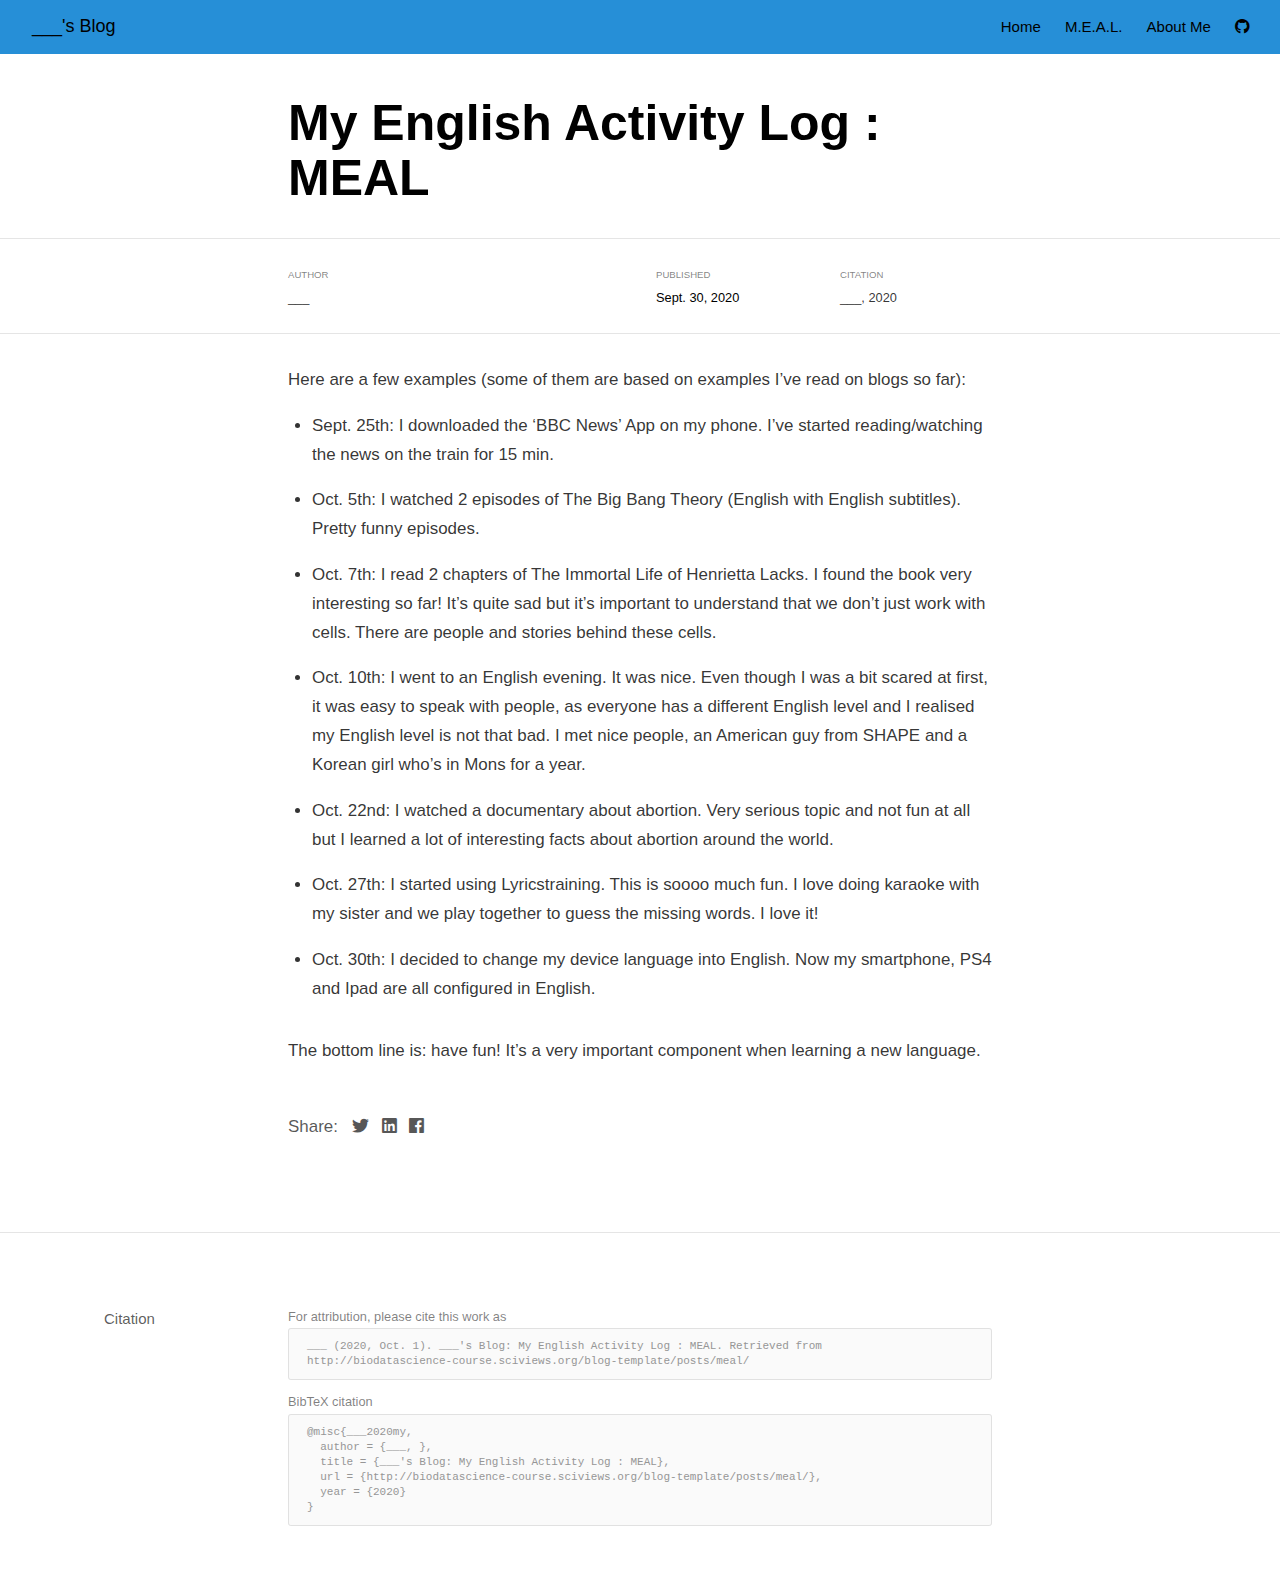
<file: docs/posts/meal/index.html>
<!DOCTYPE html>

<html xmlns="http://www.w3.org/1999/xhtml" lang xml:lang>

<head>
  <meta charset="utf-8" />
  <meta name="viewport" content="width=device-width, initial-scale=1" />
  <meta http-equiv="X-UA-Compatible" content="IE=Edge,chrome=1" />
  <meta name="generator" content="distill" />

  <style type="text/css">
  /* Hide doc at startup (prevent jankiness while JS renders/transforms) */
  body {
    visibility: hidden;
  }
  </style>

 <!--radix_placeholder_import_source-->
 <!--/radix_placeholder_import_source-->

  <!--radix_placeholder_meta_tags-->
<title>___'s Blog: My English Activity Log : MEAL</title>


<link rel="canonical" href="http://biodatascience-course.sciviews.org/blog-template/posts/meal/"/>

<!--  https://schema.org/Article -->
<meta property="article:published" itemprop="datePublished" content="2020-10-01"/>
<meta property="article:created" itemprop="dateCreated" content="2020-10-01"/>
<meta name="article:author" content="___"/>

<!--  https://developers.facebook.com/docs/sharing/webmasters#markup -->
<meta property="og:title" content="___&#39;s Blog: My English Activity Log : MEAL"/>
<meta property="og:type" content="article"/>
<meta property="og:url" content="http://biodatascience-course.sciviews.org/blog-template/posts/meal/"/>
<meta property="og:locale" content="en_US"/>
<meta property="og:site_name" content="___&#39;s Blog"/>

<!--  https://dev.twitter.com/cards/types/summary -->
<meta property="twitter:card" content="summary"/>
<meta property="twitter:title" content="___&#39;s Blog: My English Activity Log : MEAL"/>
<meta property="twitter:url" content="http://biodatascience-course.sciviews.org/blog-template/posts/meal/"/>

<!--  https://scholar.google.com/intl/en/scholar/inclusion.html#indexing -->
<meta name="citation_title" content="___&#39;s Blog: My English Activity Log : MEAL"/>
<meta name="citation_fulltext_html_url" content="http://biodatascience-course.sciviews.org/blog-template/posts/meal/"/>
<meta name="citation_online_date" content="2020/10/01"/>
<meta name="citation_publication_date" content="2020/10/01"/>
<meta name="citation_author" content="___"/>
<!--/radix_placeholder_meta_tags-->
  <!--radix_placeholder_rmarkdown_metadata-->

<script type="text/json" id="radix-rmarkdown-metadata">
{"type":"list","attributes":{"names":{"type":"character","attributes":{},"value":["title","author","date","categories","output","citation_url","canonical_url"]}},"value":[{"type":"character","attributes":{},"value":["My English Activity Log : MEAL"]},{"type":"list","attributes":{},"value":[{"type":"list","attributes":{"names":{"type":"character","attributes":{},"value":["name"]}},"value":[{"type":"character","attributes":{},"value":["___"]}]}]},{"type":"character","attributes":{},"value":["2020-10-01"]},{"type":"character","attributes":{},"value":["English for Science","M.E.A.L."]},{"type":"character","attributes":{},"value":["distill::distill_article"]},{"type":"character","attributes":{},"value":["http://biodatascience-course.sciviews.org/blog-template/posts/meal/"]},{"type":"character","attributes":{},"value":["http://biodatascience-course.sciviews.org/blog-template/posts/meal/"]}]}
</script>
<!--/radix_placeholder_rmarkdown_metadata-->
  
  <script type="text/json" id="radix-resource-manifest">
  {"type":"list","attributes":{},"value":[]}
  </script>
  <!--radix_placeholder_navigation_in_header-->

<script type="application/javascript">

  window.headroom_prevent_pin = false;

  window.document.addEventListener("DOMContentLoaded", function (event) {

    // initialize headroom for banner
    var header = $('header').get(0);
    var headerHeight = header.offsetHeight;
    var headroom = new Headroom(header, {
      onPin : function() {
        if (window.headroom_prevent_pin) {
          window.headroom_prevent_pin = false;
          headroom.unpin();
        }
      }
    });
    headroom.init();
    if(window.location.hash)
      headroom.unpin();
    $(header).addClass('headroom--transition');

    // offset scroll location for banner on hash change
    // (see: https://github.com/WickyNilliams/headroom.js/issues/38)
    window.addEventListener("hashchange", function(event) {
      window.scrollTo(0, window.pageYOffset - (headerHeight + 25));
    });

    // responsive menu
    $('.distill-site-header').each(function(i, val) {
      var topnav = $(this);
      var toggle = topnav.find('.nav-toggle');
      toggle.on('click', function() {
        topnav.toggleClass('responsive');
      });
    });

    // nav dropdowns
    $('.nav-dropbtn').click(function(e) {
      $(this).next('.nav-dropdown-content').toggleClass('nav-dropdown-active');
      $(this).parent().siblings('.nav-dropdown')
         .children('.nav-dropdown-content').removeClass('nav-dropdown-active');
    });
    $("body").click(function(e){
      $('.nav-dropdown-content').removeClass('nav-dropdown-active');
    });
    $(".nav-dropdown").click(function(e){
      e.stopPropagation();
    });
  });
</script>

<style type="text/css">

/* Theme (user-documented overrideables for nav appearance) */

.distill-site-nav {
  color: rgba(255, 255, 255, 0.8);
  background-color: #455a64;
  font-size: 15px;
  font-weight: 300;
}

.distill-site-nav a {
  color: inherit;
  text-decoration: none;
}

.distill-site-nav a:hover {
  color: white;
}

@media print {
  .distill-site-nav {
    display: none;
  }
}

.distill-site-header {

}

.distill-site-footer {

}


/* Site Header */

.distill-site-header {
  width: 100%;
  box-sizing: border-box;
  z-index: 3;
}

.distill-site-header .nav-left {
  display: inline-block;
  margin-left: 8px;
}

@media screen and (max-width: 768px) {
  .distill-site-header .nav-left {
    margin-left: 0;
  }
}


.distill-site-header .nav-right {
  float: right;
  margin-right: 8px;
}

.distill-site-header a,
.distill-site-header .title {
  display: inline-block;
  text-align: center;
  padding: 14px 10px 14px 10px;
}

.distill-site-header .title {
  font-size: 18px;
}

.distill-site-header .logo {
  padding: 0;
}

.distill-site-header .logo img {
  display: none;
  max-height: 20px;
  width: auto;
  margin-bottom: -4px;
}

.distill-site-header .nav-image img {
  max-height: 18px;
  width: auto;
  display: inline-block;
  margin-bottom: -3px;
}



@media screen and (min-width: 1000px) {
  .distill-site-header .logo img {
    display: inline-block;
  }
  .distill-site-header .nav-left {
    margin-left: 20px;
  }
  .distill-site-header .nav-right {
    margin-right: 20px;
  }
  .distill-site-header .title {
    padding-left: 12px;
  }
}


.distill-site-header .nav-toggle {
  display: none;
}

.nav-dropdown {
  display: inline-block;
  position: relative;
}

.nav-dropdown .nav-dropbtn {
  border: none;
  outline: none;
  color: rgba(255, 255, 255, 0.8);
  padding: 16px 10px;
  background-color: transparent;
  font-family: inherit;
  font-size: inherit;
  font-weight: inherit;
  margin: 0;
  margin-top: 1px;
  z-index: 2;
}

.nav-dropdown-content {
  display: none;
  position: absolute;
  background-color: white;
  min-width: 200px;
  border: 1px solid rgba(0,0,0,0.15);
  border-radius: 4px;
  box-shadow: 0px 8px 16px 0px rgba(0,0,0,0.1);
  z-index: 1;
  margin-top: 2px;
  white-space: nowrap;
  padding-top: 4px;
  padding-bottom: 4px;
}

.nav-dropdown-content hr {
  margin-top: 4px;
  margin-bottom: 4px;
  border: none;
  border-bottom: 1px solid rgba(0, 0, 0, 0.1);
}

.nav-dropdown-active {
  display: block;
}

.nav-dropdown-content a, .nav-dropdown-content .nav-dropdown-header {
  color: black;
  padding: 6px 24px;
  text-decoration: none;
  display: block;
  text-align: left;
}

.nav-dropdown-content .nav-dropdown-header {
  display: block;
  padding: 5px 24px;
  padding-bottom: 0;
  text-transform: uppercase;
  font-size: 14px;
  color: #999999;
  white-space: nowrap;
}

.nav-dropdown:hover .nav-dropbtn {
  color: white;
}

.nav-dropdown-content a:hover {
  background-color: #ddd;
  color: black;
}

.nav-right .nav-dropdown-content {
  margin-left: -45%;
  right: 0;
}

@media screen and (max-width: 768px) {
  .distill-site-header a, .distill-site-header .nav-dropdown  {display: none;}
  .distill-site-header a.nav-toggle {
    float: right;
    display: block;
  }
  .distill-site-header .title {
    margin-left: 0;
  }
  .distill-site-header .nav-right {
    margin-right: 0;
  }
  .distill-site-header {
    overflow: hidden;
  }
  .nav-right .nav-dropdown-content {
    margin-left: 0;
  }
}


@media screen and (max-width: 768px) {
  .distill-site-header.responsive {position: relative;}
  .distill-site-header.responsive a.nav-toggle {
    position: absolute;
    right: 0;
    top: 0;
  }
  .distill-site-header.responsive a,
  .distill-site-header.responsive .nav-dropdown {
    display: block;
    text-align: left;
  }
  .distill-site-header.responsive .nav-left,
  .distill-site-header.responsive .nav-right {
    width: 100%;
  }
  .distill-site-header.responsive .nav-dropdown {float: none;}
  .distill-site-header.responsive .nav-dropdown-content {position: relative;}
  .distill-site-header.responsive .nav-dropdown .nav-dropbtn {
    display: block;
    width: 100%;
    text-align: left;
  }
}

/* Site Footer */

.distill-site-footer {
  width: 100%;
  overflow: hidden;
  box-sizing: border-box;
  z-index: 3;
  margin-top: 30px;
  padding-top: 30px;
  padding-bottom: 30px;
  text-align: center;
}

/* Headroom */

d-title {
  padding-top: 6rem;
}

@media print {
  d-title {
    padding-top: 4rem;
  }
}

.headroom {
  z-index: 1000;
  position: fixed;
  top: 0;
  left: 0;
  right: 0;
}

.headroom--transition {
  transition: all .4s ease-in-out;
}

.headroom--unpinned {
  top: -100px;
}

.headroom--pinned {
  top: 0;
}

</style>

<link href="../../site_libs/font-awesome-5.1.0/css/all.css" rel="stylesheet"/>
<link href="../../site_libs/font-awesome-5.1.0/css/v4-shims.css" rel="stylesheet"/>
<script src="../../site_libs/headroom-0.9.4/headroom.min.js"></script>
<!--/radix_placeholder_navigation_in_header-->
  <!--radix_placeholder_distill-->

<style type="text/css">

body {
  background-color: white;
}

.pandoc-table {
  width: 100%;
}

.pandoc-table>caption {
  margin-bottom: 10px;
}

.pandoc-table th:not([align]) {
  text-align: left;
}

.pagedtable-footer {
  font-size: 15px;
}

.html-widget {
  margin-bottom: 2.0em;
}

.l-screen-inset {
  padding-right: 16px;
}

.l-screen .caption {
  margin-left: 10px;
}

.shaded {
  background: rgb(247, 247, 247);
  padding-top: 20px;
  padding-bottom: 20px;
  border-top: 1px solid rgba(0, 0, 0, 0.1);
  border-bottom: 1px solid rgba(0, 0, 0, 0.1);
}

.shaded .html-widget {
  margin-bottom: 0;
  border: 1px solid rgba(0, 0, 0, 0.1);
}

.shaded .shaded-content {
  background: white;
}

.text-output {
  margin-top: 0;
  line-height: 1.5em;
}

.hidden {
  display: none !important;
}

d-article {
  padding-bottom: 30px;
}

d-appendix {
  padding-top: 30px;
}

d-article>p>img {
  width: 100%;
}

d-article iframe {
  border: 1px solid rgba(0, 0, 0, 0.1);
  margin-bottom: 2.0em;
  width: 100%;
}

figure img.external {
  background: white;
  border: 1px solid rgba(0, 0, 0, 0.1);
  box-shadow: 0 1px 8px rgba(0, 0, 0, 0.1);
  padding: 18px;
  box-sizing: border-box;
}

/* CSS for table of contents */

.d-toc {
  color: rgba(0,0,0,0.8);
  font-size: 0.8em;
  line-height: 1em;
}

.d-toc-header {
  font-size: 0.6rem;
  font-weight: 400;
  color: rgba(0, 0, 0, 0.5);
  text-transform: uppercase;
  margin-top: 0;
  margin-bottom: 1.3em;
}

.d-toc a {
  border-bottom: none;
}

.d-toc ul {
  padding-left: 0;
}

.d-toc li>ul {
  padding-top: 0.8em;
  padding-left: 16px;
  margin-bottom: 0.6em;
}

.d-toc ul,
.d-toc li {
  list-style-type: none;
}

.d-toc li {
  margin-bottom: 0.9em;
}

.d-toc-separator {
  margin-top: 20px;
  margin-bottom: 2em;
}

.d-article-with-toc {
  border-top: none;
  padding-top: 0;
}



/* Tweak code blocks (note that this CSS is repeated above in an injection
   into the d-code shadow dom) */

d-code {
  overflow-x: auto !important;
}

pre.d-code code.d-code {
  padding-left: 10px;
  font-size: 12px;
  border-left: 2px solid rgba(0,0,0,0.1);
}

pre.text-output {

  font-size: 12px;
  color: black;
  background: none;
  font-family: Consolas, Monaco, 'Andale Mono', 'Ubuntu Mono', monospace;
  text-align: left;
  white-space: pre;
  word-spacing: normal;
  word-break: normal;
  word-wrap: normal;
  line-height: 1.5;

  -moz-tab-size: 4;
  -o-tab-size: 4;
  tab-size: 4;

  -webkit-hyphens: none;
  -moz-hyphens: none;
  -ms-hyphens: none;
  hyphens: none;
}

@media(min-width: 768px) {

d-code {
  overflow-x: visible !important;
}

pre.d-code code.d-code  {
    padding-left: 18px;
    font-size: 14px;
}
pre.text-output {
  font-size: 14px;
}
}

/* Figure */

.figure {
  position: relative;
  margin-bottom: 2.5em;
  margin-top: 1.5em;
}

.figure img {
  width: 100%;
}

.figure .caption {
  color: rgba(0, 0, 0, 0.6);
  font-size: 12px;
  line-height: 1.5em;
}

.figure img.external {
  background: white;
  border: 1px solid rgba(0, 0, 0, 0.1);
  box-shadow: 0 1px 8px rgba(0, 0, 0, 0.1);
  padding: 18px;
  box-sizing: border-box;
}

.figure .caption a {
  color: rgba(0, 0, 0, 0.6);
}

.figure .caption b,
.figure .caption strong, {
  font-weight: 600;
  color: rgba(0, 0, 0, 1.0);
}



/* Tweak 1000px media break to show more text */

@media(min-width: 1000px) {
  .base-grid,
  distill-header,
  d-title,
  d-abstract,
  d-article,
  d-appendix,
  distill-appendix,
  d-byline,
  d-footnote-list,
  d-citation-list,
  distill-footer {
    grid-template-columns: [screen-start] 1fr [page-start kicker-start] 80px [middle-start] 50px [text-start kicker-end] 65px 65px 65px 65px 65px 65px 65px 65px [text-end gutter-start] 65px [middle-end] 65px [page-end gutter-end] 1fr [screen-end];
    grid-column-gap: 16px;
  }

  .grid {
    grid-column-gap: 16px;
  }

  d-article {
    font-size: 1.06rem;
    line-height: 1.7em;
  }
  figure .caption, .figure .caption, figure figcaption {
    font-size: 13px;
  }
}

@media(min-width: 1180px) {
  .base-grid,
  distill-header,
  d-title,
  d-abstract,
  d-article,
  d-appendix,
  distill-appendix,
  d-byline,
  d-footnote-list,
  d-citation-list,
  distill-footer {
    grid-template-columns: [screen-start] 1fr [page-start kicker-start] 60px [middle-start] 60px [text-start kicker-end] 60px 60px 60px 60px 60px 60px 60px 60px [text-end gutter-start] 60px [middle-end] 60px [page-end gutter-end] 1fr [screen-end];
    grid-column-gap: 32px;
  }

  .grid {
    grid-column-gap: 32px;
  }
}


/* Get the citation styles for the appendix (not auto-injected on render since
   we do our own rendering of the citation appendix) */

d-appendix .citation-appendix,
.d-appendix .citation-appendix {
  font-size: 11px;
  line-height: 15px;
  border-left: 1px solid rgba(0, 0, 0, 0.1);
  padding-left: 18px;
  border: 1px solid rgba(0,0,0,0.1);
  background: rgba(0, 0, 0, 0.02);
  padding: 10px 18px;
  border-radius: 3px;
  color: rgba(150, 150, 150, 1);
  overflow: hidden;
  margin-top: -12px;
  white-space: pre-wrap;
  word-wrap: break-word;
}


/* Social footer */

.social_footer {
  margin-top: 30px;
  margin-bottom: 0;
  color: rgba(0,0,0,0.67);
}

.disqus-comments {
  margin-right: 30px;
}

.disqus-comment-count {
  border-bottom: 1px solid rgba(0, 0, 0, 0.4);
  cursor: pointer;
}

#disqus_thread {
  margin-top: 30px;
}

.article-sharing a {
  border-bottom: none;
  margin-right: 8px;
}

.article-sharing a:hover {
  border-bottom: none;
}

.sidebar-section.subscribe {
  font-size: 12px;
  line-height: 1.6em;
}

.subscribe p {
  margin-bottom: 0.5em;
}


.article-footer .subscribe {
  font-size: 15px;
  margin-top: 45px;
}


/* Improve display for browsers without grid (IE/Edge <= 15) */

.downlevel {
  line-height: 1.6em;
  font-family: -apple-system, BlinkMacSystemFont, "Segoe UI", Roboto, Oxygen, Ubuntu, Cantarell, "Fira Sans", "Droid Sans", "Helvetica Neue", Arial, sans-serif;
  margin: 0;
}

.downlevel .d-title {
  padding-top: 6rem;
  padding-bottom: 1.5rem;
}

.downlevel .d-title h1 {
  font-size: 50px;
  font-weight: 700;
  line-height: 1.1em;
  margin: 0 0 0.5rem;
}

.downlevel .d-title p {
  font-weight: 300;
  font-size: 1.2rem;
  line-height: 1.55em;
  margin-top: 0;
}

.downlevel .d-byline {
  padding-top: 0.8em;
  padding-bottom: 0.8em;
  font-size: 0.8rem;
  line-height: 1.8em;
}

.downlevel .section-separator {
  border: none;
  border-top: 1px solid rgba(0, 0, 0, 0.1);
}

.downlevel .d-article {
  font-size: 1.06rem;
  line-height: 1.7em;
  padding-top: 1rem;
  padding-bottom: 2rem;
}


.downlevel .d-appendix {
  padding-left: 0;
  padding-right: 0;
  max-width: none;
  font-size: 0.8em;
  line-height: 1.7em;
  margin-bottom: 0;
  color: rgba(0,0,0,0.5);
  padding-top: 40px;
  padding-bottom: 48px;
}

.downlevel .footnotes ol {
  padding-left: 13px;
}

.downlevel .base-grid,
.downlevel .distill-header,
.downlevel .d-title,
.downlevel .d-abstract,
.downlevel .d-article,
.downlevel .d-appendix,
.downlevel .distill-appendix,
.downlevel .d-byline,
.downlevel .d-footnote-list,
.downlevel .d-citation-list,
.downlevel .distill-footer,
.downlevel .appendix-bottom,
.downlevel .posts-container {
  padding-left: 40px;
  padding-right: 40px;
}

@media(min-width: 768px) {
  .downlevel .base-grid,
  .downlevel .distill-header,
  .downlevel .d-title,
  .downlevel .d-abstract,
  .downlevel .d-article,
  .downlevel .d-appendix,
  .downlevel .distill-appendix,
  .downlevel .d-byline,
  .downlevel .d-footnote-list,
  .downlevel .d-citation-list,
  .downlevel .distill-footer,
  .downlevel .appendix-bottom,
  .downlevel .posts-container {
  padding-left: 150px;
  padding-right: 150px;
  max-width: 900px;
}
}

.downlevel pre code {
  display: block;
  border-left: 2px solid rgba(0, 0, 0, .1);
  padding: 0 0 0 20px;
  font-size: 14px;
}

.downlevel code, .downlevel pre {
  color: black;
  background: none;
  font-family: Consolas, Monaco, 'Andale Mono', 'Ubuntu Mono', monospace;
  text-align: left;
  white-space: pre;
  word-spacing: normal;
  word-break: normal;
  word-wrap: normal;
  line-height: 1.5;

  -moz-tab-size: 4;
  -o-tab-size: 4;
  tab-size: 4;

  -webkit-hyphens: none;
  -moz-hyphens: none;
  -ms-hyphens: none;
  hyphens: none;
}

</style>

<script type="application/javascript">

function is_downlevel_browser() {
  if (bowser.isUnsupportedBrowser({ msie: "12", msedge: "16"},
                                 window.navigator.userAgent)) {
    return true;
  } else {
    return window.load_distill_framework === undefined;
  }
}

// show body when load is complete
function on_load_complete() {

  // set body to visible
  document.body.style.visibility = 'visible';

  // force redraw for leaflet widgets
  if (window.HTMLWidgets) {
    var maps = window.HTMLWidgets.findAll(".leaflet");
    $.each(maps, function(i, el) {
      var map = this.getMap();
      map.invalidateSize();
      map.eachLayer(function(layer) {
        if (layer instanceof L.TileLayer)
          layer.redraw();
      });
    });
  }

  // trigger 'shown' so htmlwidgets resize
  $('d-article').trigger('shown');
}

function init_distill() {

  init_common();

  // create front matter
  var front_matter = $('<d-front-matter></d-front-matter>');
  $('#distill-front-matter').wrap(front_matter);

  // create d-title
  $('.d-title').changeElementType('d-title');

  // create d-byline
  var byline = $('<d-byline></d-byline>');
  $('.d-byline').replaceWith(byline);

  // create d-article
  var article = $('<d-article></d-article>');
  $('.d-article').wrap(article).children().unwrap();

  // move posts container into article
  $('.posts-container').appendTo($('d-article'));

  // create d-appendix
  $('.d-appendix').changeElementType('d-appendix');

  // create d-bibliography
  var bibliography = $('<d-bibliography></d-bibliography>');
  $('#distill-bibliography').wrap(bibliography);

  // flag indicating that we have appendix items
  var appendix = $('.appendix-bottom').children('h3').length > 0;

  // replace citations with <d-cite>
  $('.citation').each(function(i, val) {
    appendix = true;
    var cites = $(this).attr('data-cites').split(" ");
    var dt_cite = $('<d-cite></d-cite>');
    dt_cite.attr('key', cites.join());
    $(this).replaceWith(dt_cite);
  });
  // remove refs
  $('#refs').remove();

  // replace footnotes with <d-footnote>
  $('.footnote-ref').each(function(i, val) {
    appendix = true;
    var href = $(this).attr('href');
    var id = href.replace('#', '');
    var fn = $('#' + id);
    var fn_p = $('#' + id + '>p');
    fn_p.find('.footnote-back').remove();
    var text = fn_p.html();
    var dtfn = $('<d-footnote></d-footnote>');
    dtfn.html(text);
    $(this).replaceWith(dtfn);
  });
  // remove footnotes
  $('.footnotes').remove();

  $('h1.appendix, h2.appendix').each(function(i, val) {
    $(this).changeElementType('h3');
  });
  $('h3.appendix').each(function(i, val) {
    var id = $(this).attr('id');
    $('.d-toc a[href="#' + id + '"]').parent().remove();
    appendix = true;
    $(this).nextUntil($('h1, h2, h3')).addBack().appendTo($('d-appendix'));
  });

  // show d-appendix if we have appendix content
  $("d-appendix").css('display', appendix ? 'grid' : 'none');

  // replace code blocks with d-code
  $('pre>code').each(function(i, val) {
    var code = $(this);
    var pre = code.parent();
    var clz = "";
    var language = pre.attr('class');
    if (language) {
      // map unknown languages to "clike" (without this they just dissapear)
      if ($.inArray(language, ["bash", "clike", "css", "go", "html",
                               "javascript", "js", "julia", "lua", "markdown",
                               "markup", "mathml", "python", "svg", "xml"]) == -1)
        language = "clike";
      language = ' language="' + language + '"';
      var dt_code = $('<d-code block' + language + clz + '></d-code>');
      dt_code.text(code.text());
      pre.replaceWith(dt_code);
    } else {
      code.addClass('text-output').unwrap().changeElementType('pre');
    }
  });

  // localize layout chunks to just output
  $('.layout-chunk').each(function(i, val) {

    // capture layout
    var layout = $(this).attr('data-layout');

    // apply layout to markdown level block elements
    var elements = $(this).children().not('d-code, pre.text-output, script');
    elements.each(function(i, el) {
      var layout_div = $('<div class="' + layout + '"></div>');
      if (layout_div.hasClass('shaded')) {
        var shaded_content = $('<div class="shaded-content"></div>');
        $(this).wrap(shaded_content);
        $(this).parent().wrap(layout_div);
      } else {
        $(this).wrap(layout_div);
      }
    });


    // unwrap the layout-chunk div
    $(this).children().unwrap();
  });

  // load distill framework
  load_distill_framework();

  // wait for window.distillRunlevel == 4 to do post processing
  function distill_post_process() {

    if (!window.distillRunlevel || window.distillRunlevel < 4)
      return;

    // hide author/affiliations entirely if we have no authors
    var front_matter = JSON.parse($("#distill-front-matter").html());
    var have_authors = front_matter.authors && front_matter.authors.length > 0;
    if (!have_authors)
      $('d-byline').addClass('hidden');

    // table of contents
    if (have_authors) // adjust border if we are in authors
      $('.d-toc').parent().addClass('d-article-with-toc');

    // strip links that point to #
    $('.authors-affiliations').find('a[href="#"]').removeAttr('href');

    // hide elements of author/affiliations grid that have no value
    function hide_byline_column(caption) {
      $('d-byline').find('h3:contains("' + caption + '")').parent().css('visibility', 'hidden');
    }

    // affiliations
    var have_affiliations = false;
    for (var i = 0; i<front_matter.authors.length; ++i) {
      var author = front_matter.authors[i];
      if (author.affiliation !== "&nbsp;") {
        have_affiliations = true;
        break;
      }
    }
    if (!have_affiliations)
      $('d-byline').find('h3:contains("Affiliations")').css('visibility', 'hidden');

    // published date
    if (!front_matter.publishedDate)
      hide_byline_column("Published");

    // document object identifier
    var doi = $('d-byline').find('h3:contains("DOI")');
    var doi_p = doi.next().empty();
    if (!front_matter.doi) {
      // if we have a citation and valid citationText then link to that
      if ($('#citation').length > 0 && front_matter.citationText) {
        doi.html('Citation');
        $('<a href="#citation"></a>')
          .text(front_matter.citationText)
          .appendTo(doi_p);
      } else {
        hide_byline_column("DOI");
      }
    } else {
      $('<a></a>')
         .attr('href', "https://doi.org/" + front_matter.doi)
         .html(front_matter.doi)
         .appendTo(doi_p);
    }

     // change plural form of authors/affiliations
    if (front_matter.authors.length === 1) {
      var grid = $('.authors-affiliations');
      grid.children('h3:contains("Authors")').text('Author');
      grid.children('h3:contains("Affiliations")').text('Affiliation');
    }

    // inject pre code styles (can't do this with a global stylesheet b/c a shadow root is used)
    $('d-code').each(function(i, val) {
      var style = document.createElement('style');
      style.innerHTML = 'pre code { padding-left: 10px; font-size: 12px; border-left: 2px solid rgba(0,0,0,0.1); } ' +
                        '@media(min-width: 768px) { pre code { padding-left: 18px; font-size: 14px; } }';
      if (this.shadowRoot)
        this.shadowRoot.appendChild(style);
    });

    // move appendix-bottom entries to the bottom
    $('.appendix-bottom').appendTo('d-appendix').children().unwrap();
    $('.appendix-bottom').remove();

    // clear polling timer
    clearInterval(tid);

    // show body now that everything is ready
    on_load_complete();
  }

  var tid = setInterval(distill_post_process, 50);
  distill_post_process();

}

function init_downlevel() {

  init_common();

   // insert hr after d-title
  $('.d-title').after($('<hr class="section-separator"/>'));

  // check if we have authors
  var front_matter = JSON.parse($("#distill-front-matter").html());
  var have_authors = front_matter.authors && front_matter.authors.length > 0;

  // manage byline/border
  if (!have_authors)
    $('.d-byline').remove();
  $('.d-byline').after($('<hr class="section-separator"/>'));
  $('.d-byline a').remove();

  // remove toc
  $('.d-toc-header').remove();
  $('.d-toc').remove();
  $('.d-toc-separator').remove();

  // move appendix elements
  $('h1.appendix, h2.appendix').each(function(i, val) {
    $(this).changeElementType('h3');
  });
  $('h3.appendix').each(function(i, val) {
    $(this).nextUntil($('h1, h2, h3')).addBack().appendTo($('.d-appendix'));
  });


  // inject headers into references and footnotes
  var refs_header = $('<h3></h3>');
  refs_header.text('References');
  $('#refs').prepend(refs_header);

  var footnotes_header = $('<h3></h3');
  footnotes_header.text('Footnotes');
  $('.footnotes').children('hr').first().replaceWith(footnotes_header);

  // move appendix-bottom entries to the bottom
  $('.appendix-bottom').appendTo('.d-appendix').children().unwrap();
  $('.appendix-bottom').remove();

  // remove appendix if it's empty
  if ($('.d-appendix').children().length === 0)
    $('.d-appendix').remove();

  // prepend separator above appendix
  $('.d-appendix').before($('<hr class="section-separator" style="clear: both"/>'));

  // trim code
  $('pre>code').each(function(i, val) {
    $(this).html($.trim($(this).html()));
  });

  // move posts-container right before article
  $('.posts-container').insertBefore($('.d-article'));

  $('body').addClass('downlevel');

  on_load_complete();
}


function init_common() {

  // jquery plugin to change element types
  (function($) {
    $.fn.changeElementType = function(newType) {
      var attrs = {};

      $.each(this[0].attributes, function(idx, attr) {
        attrs[attr.nodeName] = attr.nodeValue;
      });

      this.replaceWith(function() {
        return $("<" + newType + "/>", attrs).append($(this).contents());
      });
    };
  })(jQuery);

  // prevent underline for linked images
  $('a > img').parent().css({'border-bottom' : 'none'});

  // mark non-body figures created by knitr chunks as 100% width
  $('.layout-chunk').each(function(i, val) {
    var figures = $(this).find('img, .html-widget');
    if ($(this).attr('data-layout') !== "l-body") {
      figures.css('width', '100%');
    } else {
      figures.css('max-width', '100%');
      figures.filter("[width]").each(function(i, val) {
        var fig = $(this);
        fig.css('width', fig.attr('width') + 'px');
      });

    }
  });

  // auto-append index.html to post-preview links in file: protocol
  // and in rstudio ide preview
  $('.post-preview').each(function(i, val) {
    if (window.location.protocol === "file:")
      $(this).attr('href', $(this).attr('href') + "index.html");
  });

  // get rid of index.html references in header
  if (window.location.protocol !== "file:") {
    $('.distill-site-header a[href]').each(function(i,val) {
      $(this).attr('href', $(this).attr('href').replace("index.html", "./"));
    });
  }

  // add class to pandoc style tables
  $('tr.header').parent('thead').parent('table').addClass('pandoc-table');
  $('.kable-table').children('table').addClass('pandoc-table');

  // add figcaption style to table captions
  $('caption').parent('table').addClass("figcaption");

  // initialize posts list
  if (window.init_posts_list)
    window.init_posts_list();

  // implmement disqus comment link
  $('.disqus-comment-count').click(function() {
    window.headroom_prevent_pin = true;
    $('#disqus_thread').toggleClass('hidden');
    if (!$('#disqus_thread').hasClass('hidden')) {
      var offset = $(this).offset();
      $(window).resize();
      $('html, body').animate({
        scrollTop: offset.top - 35
      });
    }
  });
}

document.addEventListener('DOMContentLoaded', function() {
  if (is_downlevel_browser())
    init_downlevel();
  else
    window.addEventListener('WebComponentsReady', init_distill);
});

</script>

<!--/radix_placeholder_distill-->
  <script>/*! jQuery v1.11.3 | (c) 2005, 2015 jQuery Foundation, Inc. | jquery.org/license */
!function(a,b){"object"==typeof module&&"object"==typeof module.exports?module.exports=a.document?b(a,!0):function(a){if(!a.document)throw new Error("jQuery requires a window with a document");return b(a)}:b(a)}("undefined"!=typeof window?window:this,function(a,b){var c=[],d=c.slice,e=c.concat,f=c.push,g=c.indexOf,h={},i=h.toString,j=h.hasOwnProperty,k={},l="1.11.3",m=function(a,b){return new m.fn.init(a,b)},n=/^[\s\uFEFF\xA0]+|[\s\uFEFF\xA0]+$/g,o=/^-ms-/,p=/-([\da-z])/gi,q=function(a,b){return b.toUpperCase()};m.fn=m.prototype={jquery:l,constructor:m,selector:"",length:0,toArray:function(){return d.call(this)},get:function(a){return null!=a?0>a?this[a+this.length]:this[a]:d.call(this)},pushStack:function(a){var b=m.merge(this.constructor(),a);return b.prevObject=this,b.context=this.context,b},each:function(a,b){return m.each(this,a,b)},map:function(a){return this.pushStack(m.map(this,function(b,c){return a.call(b,c,b)}))},slice:function(){return this.pushStack(d.apply(this,arguments))},first:function(){return this.eq(0)},last:function(){return this.eq(-1)},eq:function(a){var b=this.length,c=+a+(0>a?b:0);return this.pushStack(c>=0&&b>c?[this[c]]:[])},end:function(){return this.prevObject||this.constructor(null)},push:f,sort:c.sort,splice:c.splice},m.extend=m.fn.extend=function(){var a,b,c,d,e,f,g=arguments[0]||{},h=1,i=arguments.length,j=!1;for("boolean"==typeof g&&(j=g,g=arguments[h]||{},h++),"object"==typeof g||m.isFunction(g)||(g={}),h===i&&(g=this,h--);i>h;h++)if(null!=(e=arguments[h]))for(d in e)a=g[d],c=e[d],g!==c&&(j&&c&&(m.isPlainObject(c)||(b=m.isArray(c)))?(b?(b=!1,f=a&&m.isArray(a)?a:[]):f=a&&m.isPlainObject(a)?a:{},g[d]=m.extend(j,f,c)):void 0!==c&&(g[d]=c));return g},m.extend({expando:"jQuery"+(l+Math.random()).replace(/\D/g,""),isReady:!0,error:function(a){throw new Error(a)},noop:function(){},isFunction:function(a){return"function"===m.type(a)},isArray:Array.isArray||function(a){return"array"===m.type(a)},isWindow:function(a){return null!=a&&a==a.window},isNumeric:function(a){return!m.isArray(a)&&a-parseFloat(a)+1>=0},isEmptyObject:function(a){var b;for(b in a)return!1;return!0},isPlainObject:function(a){var b;if(!a||"object"!==m.type(a)||a.nodeType||m.isWindow(a))return!1;try{if(a.constructor&&!j.call(a,"constructor")&&!j.call(a.constructor.prototype,"isPrototypeOf"))return!1}catch(c){return!1}if(k.ownLast)for(b in a)return j.call(a,b);for(b in a);return void 0===b||j.call(a,b)},type:function(a){return null==a?a+"":"object"==typeof a||"function"==typeof a?h[i.call(a)]||"object":typeof a},globalEval:function(b){b&&m.trim(b)&&(a.execScript||function(b){a.eval.call(a,b)})(b)},camelCase:function(a){return a.replace(o,"ms-").replace(p,q)},nodeName:function(a,b){return a.nodeName&&a.nodeName.toLowerCase()===b.toLowerCase()},each:function(a,b,c){var d,e=0,f=a.length,g=r(a);if(c){if(g){for(;f>e;e++)if(d=b.apply(a[e],c),d===!1)break}else for(e in a)if(d=b.apply(a[e],c),d===!1)break}else if(g){for(;f>e;e++)if(d=b.call(a[e],e,a[e]),d===!1)break}else for(e in a)if(d=b.call(a[e],e,a[e]),d===!1)break;return a},trim:function(a){return null==a?"":(a+"").replace(n,"")},makeArray:function(a,b){var c=b||[];return null!=a&&(r(Object(a))?m.merge(c,"string"==typeof a?[a]:a):f.call(c,a)),c},inArray:function(a,b,c){var d;if(b){if(g)return g.call(b,a,c);for(d=b.length,c=c?0>c?Math.max(0,d+c):c:0;d>c;c++)if(c in b&&b[c]===a)return c}return-1},merge:function(a,b){var c=+b.length,d=0,e=a.length;while(c>d)a[e++]=b[d++];if(c!==c)while(void 0!==b[d])a[e++]=b[d++];return a.length=e,a},grep:function(a,b,c){for(var d,e=[],f=0,g=a.length,h=!c;g>f;f++)d=!b(a[f],f),d!==h&&e.push(a[f]);return e},map:function(a,b,c){var d,f=0,g=a.length,h=r(a),i=[];if(h)for(;g>f;f++)d=b(a[f],f,c),null!=d&&i.push(d);else for(f in a)d=b(a[f],f,c),null!=d&&i.push(d);return e.apply([],i)},guid:1,proxy:function(a,b){var c,e,f;return"string"==typeof b&&(f=a[b],b=a,a=f),m.isFunction(a)?(c=d.call(arguments,2),e=function(){return a.apply(b||this,c.concat(d.call(arguments)))},e.guid=a.guid=a.guid||m.guid++,e):void 0},now:function(){return+new Date},support:k}),m.each("Boolean Number String Function Array Date RegExp Object Error".split(" "),function(a,b){h["[object "+b+"]"]=b.toLowerCase()});function r(a){var b="length"in a&&a.length,c=m.type(a);return"function"===c||m.isWindow(a)?!1:1===a.nodeType&&b?!0:"array"===c||0===b||"number"==typeof b&&b>0&&b-1 in a}var s=function(a){var b,c,d,e,f,g,h,i,j,k,l,m,n,o,p,q,r,s,t,u="sizzle"+1*new Date,v=a.document,w=0,x=0,y=ha(),z=ha(),A=ha(),B=function(a,b){return a===b&&(l=!0),0},C=1<<31,D={}.hasOwnProperty,E=[],F=E.pop,G=E.push,H=E.push,I=E.slice,J=function(a,b){for(var c=0,d=a.length;d>c;c++)if(a[c]===b)return c;return-1},K="checked|selected|async|autofocus|autoplay|controls|defer|disabled|hidden|ismap|loop|multiple|open|readonly|required|scoped",L="[\\x20\\t\\r\\n\\f]",M="(?:\\\\.|[\\w-]|[^\\x00-\\xa0])+",N=M.replace("w","w#"),O="\\["+L+"*("+M+")(?:"+L+"*([*^$|!~]?=)"+L+"*(?:'((?:\\\\.|[^\\\\'])*)'|\"((?:\\\\.|[^\\\\\"])*)\"|("+N+"))|)"+L+"*\\]",P=":("+M+")(?:\\((('((?:\\\\.|[^\\\\'])*)'|\"((?:\\\\.|[^\\\\\"])*)\")|((?:\\\\.|[^\\\\()[\\]]|"+O+")*)|.*)\\)|)",Q=new RegExp(L+"+","g"),R=new RegExp("^"+L+"+|((?:^|[^\\\\])(?:\\\\.)*)"+L+"+$","g"),S=new RegExp("^"+L+"*,"+L+"*"),T=new RegExp("^"+L+"*([>+~]|"+L+")"+L+"*"),U=new RegExp("="+L+"*([^\\]'\"]*?)"+L+"*\\]","g"),V=new RegExp(P),W=new RegExp("^"+N+"$"),X={ID:new RegExp("^#("+M+")"),CLASS:new RegExp("^\\.("+M+")"),TAG:new RegExp("^("+M.replace("w","w*")+")"),ATTR:new RegExp("^"+O),PSEUDO:new RegExp("^"+P),CHILD:new RegExp("^:(only|first|last|nth|nth-last)-(child|of-type)(?:\\("+L+"*(even|odd|(([+-]|)(\\d*)n|)"+L+"*(?:([+-]|)"+L+"*(\\d+)|))"+L+"*\\)|)","i"),bool:new RegExp("^(?:"+K+")$","i"),needsContext:new RegExp("^"+L+"*[>+~]|:(even|odd|eq|gt|lt|nth|first|last)(?:\\("+L+"*((?:-\\d)?\\d*)"+L+"*\\)|)(?=[^-]|$)","i")},Y=/^(?:input|select|textarea|button)$/i,Z=/^h\d$/i,$=/^[^{]+\{\s*\[native \w/,_=/^(?:#([\w-]+)|(\w+)|\.([\w-]+))$/,aa=/[+~]/,ba=/'|\\/g,ca=new RegExp("\\\\([\\da-f]{1,6}"+L+"?|("+L+")|.)","ig"),da=function(a,b,c){var d="0x"+b-65536;return d!==d||c?b:0>d?String.fromCharCode(d+65536):String.fromCharCode(d>>10|55296,1023&d|56320)},ea=function(){m()};try{H.apply(E=I.call(v.childNodes),v.childNodes),E[v.childNodes.length].nodeType}catch(fa){H={apply:E.length?function(a,b){G.apply(a,I.call(b))}:function(a,b){var c=a.length,d=0;while(a[c++]=b[d++]);a.length=c-1}}}function ga(a,b,d,e){var f,h,j,k,l,o,r,s,w,x;if((b?b.ownerDocument||b:v)!==n&&m(b),b=b||n,d=d||[],k=b.nodeType,"string"!=typeof a||!a||1!==k&&9!==k&&11!==k)return d;if(!e&&p){if(11!==k&&(f=_.exec(a)))if(j=f[1]){if(9===k){if(h=b.getElementById(j),!h||!h.parentNode)return d;if(h.id===j)return d.push(h),d}else if(b.ownerDocument&&(h=b.ownerDocument.getElementById(j))&&t(b,h)&&h.id===j)return d.push(h),d}else{if(f[2])return H.apply(d,b.getElementsByTagName(a)),d;if((j=f[3])&&c.getElementsByClassName)return H.apply(d,b.getElementsByClassName(j)),d}if(c.qsa&&(!q||!q.test(a))){if(s=r=u,w=b,x=1!==k&&a,1===k&&"object"!==b.nodeName.toLowerCase()){o=g(a),(r=b.getAttribute("id"))?s=r.replace(ba,"\\$&"):b.setAttribute("id",s),s="[id='"+s+"'] ",l=o.length;while(l--)o[l]=s+ra(o[l]);w=aa.test(a)&&pa(b.parentNode)||b,x=o.join(",")}if(x)try{return H.apply(d,w.querySelectorAll(x)),d}catch(y){}finally{r||b.removeAttribute("id")}}}return i(a.replace(R,"$1"),b,d,e)}function ha(){var a=[];function b(c,e){return a.push(c+" ")>d.cacheLength&&delete b[a.shift()],b[c+" "]=e}return b}function ia(a){return a[u]=!0,a}function ja(a){var b=n.createElement("div");try{return!!a(b)}catch(c){return!1}finally{b.parentNode&&b.parentNode.removeChild(b),b=null}}function ka(a,b){var c=a.split("|"),e=a.length;while(e--)d.attrHandle[c[e]]=b}function la(a,b){var c=b&&a,d=c&&1===a.nodeType&&1===b.nodeType&&(~b.sourceIndex||C)-(~a.sourceIndex||C);if(d)return d;if(c)while(c=c.nextSibling)if(c===b)return-1;return a?1:-1}function ma(a){return function(b){var c=b.nodeName.toLowerCase();return"input"===c&&b.type===a}}function na(a){return function(b){var c=b.nodeName.toLowerCase();return("input"===c||"button"===c)&&b.type===a}}function oa(a){return ia(function(b){return b=+b,ia(function(c,d){var e,f=a([],c.length,b),g=f.length;while(g--)c[e=f[g]]&&(c[e]=!(d[e]=c[e]))})})}function pa(a){return a&&"undefined"!=typeof a.getElementsByTagName&&a}c=ga.support={},f=ga.isXML=function(a){var b=a&&(a.ownerDocument||a).documentElement;return b?"HTML"!==b.nodeName:!1},m=ga.setDocument=function(a){var b,e,g=a?a.ownerDocument||a:v;return g!==n&&9===g.nodeType&&g.documentElement?(n=g,o=g.documentElement,e=g.defaultView,e&&e!==e.top&&(e.addEventListener?e.addEventListener("unload",ea,!1):e.attachEvent&&e.attachEvent("onunload",ea)),p=!f(g),c.attributes=ja(function(a){return a.className="i",!a.getAttribute("className")}),c.getElementsByTagName=ja(function(a){return a.appendChild(g.createComment("")),!a.getElementsByTagName("*").length}),c.getElementsByClassName=$.test(g.getElementsByClassName),c.getById=ja(function(a){return o.appendChild(a).id=u,!g.getElementsByName||!g.getElementsByName(u).length}),c.getById?(d.find.ID=function(a,b){if("undefined"!=typeof b.getElementById&&p){var c=b.getElementById(a);return c&&c.parentNode?[c]:[]}},d.filter.ID=function(a){var b=a.replace(ca,da);return function(a){return a.getAttribute("id")===b}}):(delete d.find.ID,d.filter.ID=function(a){var b=a.replace(ca,da);return function(a){var c="undefined"!=typeof a.getAttributeNode&&a.getAttributeNode("id");return c&&c.value===b}}),d.find.TAG=c.getElementsByTagName?function(a,b){return"undefined"!=typeof b.getElementsByTagName?b.getElementsByTagName(a):c.qsa?b.querySelectorAll(a):void 0}:function(a,b){var c,d=[],e=0,f=b.getElementsByTagName(a);if("*"===a){while(c=f[e++])1===c.nodeType&&d.push(c);return d}return f},d.find.CLASS=c.getElementsByClassName&&function(a,b){return p?b.getElementsByClassName(a):void 0},r=[],q=[],(c.qsa=$.test(g.querySelectorAll))&&(ja(function(a){o.appendChild(a).innerHTML="<a id='"+u+"'></a><select id='"+u+"-\f]' msallowcapture=''><option selected=''></option></select>",a.querySelectorAll("[msallowcapture^='']").length&&q.push("[*^$]="+L+"*(?:''|\"\")"),a.querySelectorAll("[selected]").length||q.push("\\["+L+"*(?:value|"+K+")"),a.querySelectorAll("[id~="+u+"-]").length||q.push("~="),a.querySelectorAll(":checked").length||q.push(":checked"),a.querySelectorAll("a#"+u+"+*").length||q.push(".#.+[+~]")}),ja(function(a){var b=g.createElement("input");b.setAttribute("type","hidden"),a.appendChild(b).setAttribute("name","D"),a.querySelectorAll("[name=d]").length&&q.push("name"+L+"*[*^$|!~]?="),a.querySelectorAll(":enabled").length||q.push(":enabled",":disabled"),a.querySelectorAll("*,:x"),q.push(",.*:")})),(c.matchesSelector=$.test(s=o.matches||o.webkitMatchesSelector||o.mozMatchesSelector||o.oMatchesSelector||o.msMatchesSelector))&&ja(function(a){c.disconnectedMatch=s.call(a,"div"),s.call(a,"[s!='']:x"),r.push("!=",P)}),q=q.length&&new RegExp(q.join("|")),r=r.length&&new RegExp(r.join("|")),b=$.test(o.compareDocumentPosition),t=b||$.test(o.contains)?function(a,b){var c=9===a.nodeType?a.documentElement:a,d=b&&b.parentNode;return a===d||!(!d||1!==d.nodeType||!(c.contains?c.contains(d):a.compareDocumentPosition&&16&a.compareDocumentPosition(d)))}:function(a,b){if(b)while(b=b.parentNode)if(b===a)return!0;return!1},B=b?function(a,b){if(a===b)return l=!0,0;var d=!a.compareDocumentPosition-!b.compareDocumentPosition;return d?d:(d=(a.ownerDocument||a)===(b.ownerDocument||b)?a.compareDocumentPosition(b):1,1&d||!c.sortDetached&&b.compareDocumentPosition(a)===d?a===g||a.ownerDocument===v&&t(v,a)?-1:b===g||b.ownerDocument===v&&t(v,b)?1:k?J(k,a)-J(k,b):0:4&d?-1:1)}:function(a,b){if(a===b)return l=!0,0;var c,d=0,e=a.parentNode,f=b.parentNode,h=[a],i=[b];if(!e||!f)return a===g?-1:b===g?1:e?-1:f?1:k?J(k,a)-J(k,b):0;if(e===f)return la(a,b);c=a;while(c=c.parentNode)h.unshift(c);c=b;while(c=c.parentNode)i.unshift(c);while(h[d]===i[d])d++;return d?la(h[d],i[d]):h[d]===v?-1:i[d]===v?1:0},g):n},ga.matches=function(a,b){return ga(a,null,null,b)},ga.matchesSelector=function(a,b){if((a.ownerDocument||a)!==n&&m(a),b=b.replace(U,"='$1']"),!(!c.matchesSelector||!p||r&&r.test(b)||q&&q.test(b)))try{var d=s.call(a,b);if(d||c.disconnectedMatch||a.document&&11!==a.document.nodeType)return d}catch(e){}return ga(b,n,null,[a]).length>0},ga.contains=function(a,b){return(a.ownerDocument||a)!==n&&m(a),t(a,b)},ga.attr=function(a,b){(a.ownerDocument||a)!==n&&m(a);var e=d.attrHandle[b.toLowerCase()],f=e&&D.call(d.attrHandle,b.toLowerCase())?e(a,b,!p):void 0;return void 0!==f?f:c.attributes||!p?a.getAttribute(b):(f=a.getAttributeNode(b))&&f.specified?f.value:null},ga.error=function(a){throw new Error("Syntax error, unrecognized expression: "+a)},ga.uniqueSort=function(a){var b,d=[],e=0,f=0;if(l=!c.detectDuplicates,k=!c.sortStable&&a.slice(0),a.sort(B),l){while(b=a[f++])b===a[f]&&(e=d.push(f));while(e--)a.splice(d[e],1)}return k=null,a},e=ga.getText=function(a){var b,c="",d=0,f=a.nodeType;if(f){if(1===f||9===f||11===f){if("string"==typeof a.textContent)return a.textContent;for(a=a.firstChild;a;a=a.nextSibling)c+=e(a)}else if(3===f||4===f)return a.nodeValue}else while(b=a[d++])c+=e(b);return c},d=ga.selectors={cacheLength:50,createPseudo:ia,match:X,attrHandle:{},find:{},relative:{">":{dir:"parentNode",first:!0}," ":{dir:"parentNode"},"+":{dir:"previousSibling",first:!0},"~":{dir:"previousSibling"}},preFilter:{ATTR:function(a){return a[1]=a[1].replace(ca,da),a[3]=(a[3]||a[4]||a[5]||"").replace(ca,da),"~="===a[2]&&(a[3]=" "+a[3]+" "),a.slice(0,4)},CHILD:function(a){return a[1]=a[1].toLowerCase(),"nth"===a[1].slice(0,3)?(a[3]||ga.error(a[0]),a[4]=+(a[4]?a[5]+(a[6]||1):2*("even"===a[3]||"odd"===a[3])),a[5]=+(a[7]+a[8]||"odd"===a[3])):a[3]&&ga.error(a[0]),a},PSEUDO:function(a){var b,c=!a[6]&&a[2];return X.CHILD.test(a[0])?null:(a[3]?a[2]=a[4]||a[5]||"":c&&V.test(c)&&(b=g(c,!0))&&(b=c.indexOf(")",c.length-b)-c.length)&&(a[0]=a[0].slice(0,b),a[2]=c.slice(0,b)),a.slice(0,3))}},filter:{TAG:function(a){var b=a.replace(ca,da).toLowerCase();return"*"===a?function(){return!0}:function(a){return a.nodeName&&a.nodeName.toLowerCase()===b}},CLASS:function(a){var b=y[a+" "];return b||(b=new RegExp("(^|"+L+")"+a+"("+L+"|$)"))&&y(a,function(a){return b.test("string"==typeof a.className&&a.className||"undefined"!=typeof a.getAttribute&&a.getAttribute("class")||"")})},ATTR:function(a,b,c){return function(d){var e=ga.attr(d,a);return null==e?"!="===b:b?(e+="","="===b?e===c:"!="===b?e!==c:"^="===b?c&&0===e.indexOf(c):"*="===b?c&&e.indexOf(c)>-1:"$="===b?c&&e.slice(-c.length)===c:"~="===b?(" "+e.replace(Q," ")+" ").indexOf(c)>-1:"|="===b?e===c||e.slice(0,c.length+1)===c+"-":!1):!0}},CHILD:function(a,b,c,d,e){var f="nth"!==a.slice(0,3),g="last"!==a.slice(-4),h="of-type"===b;return 1===d&&0===e?function(a){return!!a.parentNode}:function(b,c,i){var j,k,l,m,n,o,p=f!==g?"nextSibling":"previousSibling",q=b.parentNode,r=h&&b.nodeName.toLowerCase(),s=!i&&!h;if(q){if(f){while(p){l=b;while(l=l[p])if(h?l.nodeName.toLowerCase()===r:1===l.nodeType)return!1;o=p="only"===a&&!o&&"nextSibling"}return!0}if(o=[g?q.firstChild:q.lastChild],g&&s){k=q[u]||(q[u]={}),j=k[a]||[],n=j[0]===w&&j[1],m=j[0]===w&&j[2],l=n&&q.childNodes[n];while(l=++n&&l&&l[p]||(m=n=0)||o.pop())if(1===l.nodeType&&++m&&l===b){k[a]=[w,n,m];break}}else if(s&&(j=(b[u]||(b[u]={}))[a])&&j[0]===w)m=j[1];else while(l=++n&&l&&l[p]||(m=n=0)||o.pop())if((h?l.nodeName.toLowerCase()===r:1===l.nodeType)&&++m&&(s&&((l[u]||(l[u]={}))[a]=[w,m]),l===b))break;return m-=e,m===d||m%d===0&&m/d>=0}}},PSEUDO:function(a,b){var c,e=d.pseudos[a]||d.setFilters[a.toLowerCase()]||ga.error("unsupported pseudo: "+a);return e[u]?e(b):e.length>1?(c=[a,a,"",b],d.setFilters.hasOwnProperty(a.toLowerCase())?ia(function(a,c){var d,f=e(a,b),g=f.length;while(g--)d=J(a,f[g]),a[d]=!(c[d]=f[g])}):function(a){return e(a,0,c)}):e}},pseudos:{not:ia(function(a){var b=[],c=[],d=h(a.replace(R,"$1"));return d[u]?ia(function(a,b,c,e){var f,g=d(a,null,e,[]),h=a.length;while(h--)(f=g[h])&&(a[h]=!(b[h]=f))}):function(a,e,f){return b[0]=a,d(b,null,f,c),b[0]=null,!c.pop()}}),has:ia(function(a){return function(b){return ga(a,b).length>0}}),contains:ia(function(a){return a=a.replace(ca,da),function(b){return(b.textContent||b.innerText||e(b)).indexOf(a)>-1}}),lang:ia(function(a){return W.test(a||"")||ga.error("unsupported lang: "+a),a=a.replace(ca,da).toLowerCase(),function(b){var c;do if(c=p?b.lang:b.getAttribute("xml:lang")||b.getAttribute("lang"))return c=c.toLowerCase(),c===a||0===c.indexOf(a+"-");while((b=b.parentNode)&&1===b.nodeType);return!1}}),target:function(b){var c=a.location&&a.location.hash;return c&&c.slice(1)===b.id},root:function(a){return a===o},focus:function(a){return a===n.activeElement&&(!n.hasFocus||n.hasFocus())&&!!(a.type||a.href||~a.tabIndex)},enabled:function(a){return a.disabled===!1},disabled:function(a){return a.disabled===!0},checked:function(a){var b=a.nodeName.toLowerCase();return"input"===b&&!!a.checked||"option"===b&&!!a.selected},selected:function(a){return a.parentNode&&a.parentNode.selectedIndex,a.selected===!0},empty:function(a){for(a=a.firstChild;a;a=a.nextSibling)if(a.nodeType<6)return!1;return!0},parent:function(a){return!d.pseudos.empty(a)},header:function(a){return Z.test(a.nodeName)},input:function(a){return Y.test(a.nodeName)},button:function(a){var b=a.nodeName.toLowerCase();return"input"===b&&"button"===a.type||"button"===b},text:function(a){var b;return"input"===a.nodeName.toLowerCase()&&"text"===a.type&&(null==(b=a.getAttribute("type"))||"text"===b.toLowerCase())},first:oa(function(){return[0]}),last:oa(function(a,b){return[b-1]}),eq:oa(function(a,b,c){return[0>c?c+b:c]}),even:oa(function(a,b){for(var c=0;b>c;c+=2)a.push(c);return a}),odd:oa(function(a,b){for(var c=1;b>c;c+=2)a.push(c);return a}),lt:oa(function(a,b,c){for(var d=0>c?c+b:c;--d>=0;)a.push(d);return a}),gt:oa(function(a,b,c){for(var d=0>c?c+b:c;++d<b;)a.push(d);return a})}},d.pseudos.nth=d.pseudos.eq;for(b in{radio:!0,checkbox:!0,file:!0,password:!0,image:!0})d.pseudos[b]=ma(b);for(b in{submit:!0,reset:!0})d.pseudos[b]=na(b);function qa(){}qa.prototype=d.filters=d.pseudos,d.setFilters=new qa,g=ga.tokenize=function(a,b){var c,e,f,g,h,i,j,k=z[a+" "];if(k)return b?0:k.slice(0);h=a,i=[],j=d.preFilter;while(h){(!c||(e=S.exec(h)))&&(e&&(h=h.slice(e[0].length)||h),i.push(f=[])),c=!1,(e=T.exec(h))&&(c=e.shift(),f.push({value:c,type:e[0].replace(R," ")}),h=h.slice(c.length));for(g in d.filter)!(e=X[g].exec(h))||j[g]&&!(e=j[g](e))||(c=e.shift(),f.push({value:c,type:g,matches:e}),h=h.slice(c.length));if(!c)break}return b?h.length:h?ga.error(a):z(a,i).slice(0)};function ra(a){for(var b=0,c=a.length,d="";c>b;b++)d+=a[b].value;return d}function sa(a,b,c){var d=b.dir,e=c&&"parentNode"===d,f=x++;return b.first?function(b,c,f){while(b=b[d])if(1===b.nodeType||e)return a(b,c,f)}:function(b,c,g){var h,i,j=[w,f];if(g){while(b=b[d])if((1===b.nodeType||e)&&a(b,c,g))return!0}else while(b=b[d])if(1===b.nodeType||e){if(i=b[u]||(b[u]={}),(h=i[d])&&h[0]===w&&h[1]===f)return j[2]=h[2];if(i[d]=j,j[2]=a(b,c,g))return!0}}}function ta(a){return a.length>1?function(b,c,d){var e=a.length;while(e--)if(!a[e](b,c,d))return!1;return!0}:a[0]}function ua(a,b,c){for(var d=0,e=b.length;e>d;d++)ga(a,b[d],c);return c}function va(a,b,c,d,e){for(var f,g=[],h=0,i=a.length,j=null!=b;i>h;h++)(f=a[h])&&(!c||c(f,d,e))&&(g.push(f),j&&b.push(h));return g}function wa(a,b,c,d,e,f){return d&&!d[u]&&(d=wa(d)),e&&!e[u]&&(e=wa(e,f)),ia(function(f,g,h,i){var j,k,l,m=[],n=[],o=g.length,p=f||ua(b||"*",h.nodeType?[h]:h,[]),q=!a||!f&&b?p:va(p,m,a,h,i),r=c?e||(f?a:o||d)?[]:g:q;if(c&&c(q,r,h,i),d){j=va(r,n),d(j,[],h,i),k=j.length;while(k--)(l=j[k])&&(r[n[k]]=!(q[n[k]]=l))}if(f){if(e||a){if(e){j=[],k=r.length;while(k--)(l=r[k])&&j.push(q[k]=l);e(null,r=[],j,i)}k=r.length;while(k--)(l=r[k])&&(j=e?J(f,l):m[k])>-1&&(f[j]=!(g[j]=l))}}else r=va(r===g?r.splice(o,r.length):r),e?e(null,g,r,i):H.apply(g,r)})}function xa(a){for(var b,c,e,f=a.length,g=d.relative[a[0].type],h=g||d.relative[" "],i=g?1:0,k=sa(function(a){return a===b},h,!0),l=sa(function(a){return J(b,a)>-1},h,!0),m=[function(a,c,d){var e=!g&&(d||c!==j)||((b=c).nodeType?k(a,c,d):l(a,c,d));return b=null,e}];f>i;i++)if(c=d.relative[a[i].type])m=[sa(ta(m),c)];else{if(c=d.filter[a[i].type].apply(null,a[i].matches),c[u]){for(e=++i;f>e;e++)if(d.relative[a[e].type])break;return wa(i>1&&ta(m),i>1&&ra(a.slice(0,i-1).concat({value:" "===a[i-2].type?"*":""})).replace(R,"$1"),c,e>i&&xa(a.slice(i,e)),f>e&&xa(a=a.slice(e)),f>e&&ra(a))}m.push(c)}return ta(m)}function ya(a,b){var c=b.length>0,e=a.length>0,f=function(f,g,h,i,k){var l,m,o,p=0,q="0",r=f&&[],s=[],t=j,u=f||e&&d.find.TAG("*",k),v=w+=null==t?1:Math.random()||.1,x=u.length;for(k&&(j=g!==n&&g);q!==x&&null!=(l=u[q]);q++){if(e&&l){m=0;while(o=a[m++])if(o(l,g,h)){i.push(l);break}k&&(w=v)}c&&((l=!o&&l)&&p--,f&&r.push(l))}if(p+=q,c&&q!==p){m=0;while(o=b[m++])o(r,s,g,h);if(f){if(p>0)while(q--)r[q]||s[q]||(s[q]=F.call(i));s=va(s)}H.apply(i,s),k&&!f&&s.length>0&&p+b.length>1&&ga.uniqueSort(i)}return k&&(w=v,j=t),r};return c?ia(f):f}return h=ga.compile=function(a,b){var c,d=[],e=[],f=A[a+" "];if(!f){b||(b=g(a)),c=b.length;while(c--)f=xa(b[c]),f[u]?d.push(f):e.push(f);f=A(a,ya(e,d)),f.selector=a}return f},i=ga.select=function(a,b,e,f){var i,j,k,l,m,n="function"==typeof a&&a,o=!f&&g(a=n.selector||a);if(e=e||[],1===o.length){if(j=o[0]=o[0].slice(0),j.length>2&&"ID"===(k=j[0]).type&&c.getById&&9===b.nodeType&&p&&d.relative[j[1].type]){if(b=(d.find.ID(k.matches[0].replace(ca,da),b)||[])[0],!b)return e;n&&(b=b.parentNode),a=a.slice(j.shift().value.length)}i=X.needsContext.test(a)?0:j.length;while(i--){if(k=j[i],d.relative[l=k.type])break;if((m=d.find[l])&&(f=m(k.matches[0].replace(ca,da),aa.test(j[0].type)&&pa(b.parentNode)||b))){if(j.splice(i,1),a=f.length&&ra(j),!a)return H.apply(e,f),e;break}}}return(n||h(a,o))(f,b,!p,e,aa.test(a)&&pa(b.parentNode)||b),e},c.sortStable=u.split("").sort(B).join("")===u,c.detectDuplicates=!!l,m(),c.sortDetached=ja(function(a){return 1&a.compareDocumentPosition(n.createElement("div"))}),ja(function(a){return a.innerHTML="<a href='#'></a>","#"===a.firstChild.getAttribute("href")})||ka("type|href|height|width",function(a,b,c){return c?void 0:a.getAttribute(b,"type"===b.toLowerCase()?1:2)}),c.attributes&&ja(function(a){return a.innerHTML="<input/>",a.firstChild.setAttribute("value",""),""===a.firstChild.getAttribute("value")})||ka("value",function(a,b,c){return c||"input"!==a.nodeName.toLowerCase()?void 0:a.defaultValue}),ja(function(a){return null==a.getAttribute("disabled")})||ka(K,function(a,b,c){var d;return c?void 0:a[b]===!0?b.toLowerCase():(d=a.getAttributeNode(b))&&d.specified?d.value:null}),ga}(a);m.find=s,m.expr=s.selectors,m.expr[":"]=m.expr.pseudos,m.unique=s.uniqueSort,m.text=s.getText,m.isXMLDoc=s.isXML,m.contains=s.contains;var t=m.expr.match.needsContext,u=/^<(\w+)\s*\/?>(?:<\/\1>|)$/,v=/^.[^:#\[\.,]*$/;function w(a,b,c){if(m.isFunction(b))return m.grep(a,function(a,d){return!!b.call(a,d,a)!==c});if(b.nodeType)return m.grep(a,function(a){return a===b!==c});if("string"==typeof b){if(v.test(b))return m.filter(b,a,c);b=m.filter(b,a)}return m.grep(a,function(a){return m.inArray(a,b)>=0!==c})}m.filter=function(a,b,c){var d=b[0];return c&&(a=":not("+a+")"),1===b.length&&1===d.nodeType?m.find.matchesSelector(d,a)?[d]:[]:m.find.matches(a,m.grep(b,function(a){return 1===a.nodeType}))},m.fn.extend({find:function(a){var b,c=[],d=this,e=d.length;if("string"!=typeof a)return this.pushStack(m(a).filter(function(){for(b=0;e>b;b++)if(m.contains(d[b],this))return!0}));for(b=0;e>b;b++)m.find(a,d[b],c);return c=this.pushStack(e>1?m.unique(c):c),c.selector=this.selector?this.selector+" "+a:a,c},filter:function(a){return this.pushStack(w(this,a||[],!1))},not:function(a){return this.pushStack(w(this,a||[],!0))},is:function(a){return!!w(this,"string"==typeof a&&t.test(a)?m(a):a||[],!1).length}});var x,y=a.document,z=/^(?:\s*(<[\w\W]+>)[^>]*|#([\w-]*))$/,A=m.fn.init=function(a,b){var c,d;if(!a)return this;if("string"==typeof a){if(c="<"===a.charAt(0)&&">"===a.charAt(a.length-1)&&a.length>=3?[null,a,null]:z.exec(a),!c||!c[1]&&b)return!b||b.jquery?(b||x).find(a):this.constructor(b).find(a);if(c[1]){if(b=b instanceof m?b[0]:b,m.merge(this,m.parseHTML(c[1],b&&b.nodeType?b.ownerDocument||b:y,!0)),u.test(c[1])&&m.isPlainObject(b))for(c in b)m.isFunction(this[c])?this[c](b[c]):this.attr(c,b[c]);return this}if(d=y.getElementById(c[2]),d&&d.parentNode){if(d.id!==c[2])return x.find(a);this.length=1,this[0]=d}return this.context=y,this.selector=a,this}return a.nodeType?(this.context=this[0]=a,this.length=1,this):m.isFunction(a)?"undefined"!=typeof x.ready?x.ready(a):a(m):(void 0!==a.selector&&(this.selector=a.selector,this.context=a.context),m.makeArray(a,this))};A.prototype=m.fn,x=m(y);var B=/^(?:parents|prev(?:Until|All))/,C={children:!0,contents:!0,next:!0,prev:!0};m.extend({dir:function(a,b,c){var d=[],e=a[b];while(e&&9!==e.nodeType&&(void 0===c||1!==e.nodeType||!m(e).is(c)))1===e.nodeType&&d.push(e),e=e[b];return d},sibling:function(a,b){for(var c=[];a;a=a.nextSibling)1===a.nodeType&&a!==b&&c.push(a);return c}}),m.fn.extend({has:function(a){var b,c=m(a,this),d=c.length;return this.filter(function(){for(b=0;d>b;b++)if(m.contains(this,c[b]))return!0})},closest:function(a,b){for(var c,d=0,e=this.length,f=[],g=t.test(a)||"string"!=typeof a?m(a,b||this.context):0;e>d;d++)for(c=this[d];c&&c!==b;c=c.parentNode)if(c.nodeType<11&&(g?g.index(c)>-1:1===c.nodeType&&m.find.matchesSelector(c,a))){f.push(c);break}return this.pushStack(f.length>1?m.unique(f):f)},index:function(a){return a?"string"==typeof a?m.inArray(this[0],m(a)):m.inArray(a.jquery?a[0]:a,this):this[0]&&this[0].parentNode?this.first().prevAll().length:-1},add:function(a,b){return this.pushStack(m.unique(m.merge(this.get(),m(a,b))))},addBack:function(a){return this.add(null==a?this.prevObject:this.prevObject.filter(a))}});function D(a,b){do a=a[b];while(a&&1!==a.nodeType);return a}m.each({parent:function(a){var b=a.parentNode;return b&&11!==b.nodeType?b:null},parents:function(a){return m.dir(a,"parentNode")},parentsUntil:function(a,b,c){return m.dir(a,"parentNode",c)},next:function(a){return D(a,"nextSibling")},prev:function(a){return D(a,"previousSibling")},nextAll:function(a){return m.dir(a,"nextSibling")},prevAll:function(a){return m.dir(a,"previousSibling")},nextUntil:function(a,b,c){return m.dir(a,"nextSibling",c)},prevUntil:function(a,b,c){return m.dir(a,"previousSibling",c)},siblings:function(a){return m.sibling((a.parentNode||{}).firstChild,a)},children:function(a){return m.sibling(a.firstChild)},contents:function(a){return m.nodeName(a,"iframe")?a.contentDocument||a.contentWindow.document:m.merge([],a.childNodes)}},function(a,b){m.fn[a]=function(c,d){var e=m.map(this,b,c);return"Until"!==a.slice(-5)&&(d=c),d&&"string"==typeof d&&(e=m.filter(d,e)),this.length>1&&(C[a]||(e=m.unique(e)),B.test(a)&&(e=e.reverse())),this.pushStack(e)}});var E=/\S+/g,F={};function G(a){var b=F[a]={};return m.each(a.match(E)||[],function(a,c){b[c]=!0}),b}m.Callbacks=function(a){a="string"==typeof a?F[a]||G(a):m.extend({},a);var b,c,d,e,f,g,h=[],i=!a.once&&[],j=function(l){for(c=a.memory&&l,d=!0,f=g||0,g=0,e=h.length,b=!0;h&&e>f;f++)if(h[f].apply(l[0],l[1])===!1&&a.stopOnFalse){c=!1;break}b=!1,h&&(i?i.length&&j(i.shift()):c?h=[]:k.disable())},k={add:function(){if(h){var d=h.length;!function f(b){m.each(b,function(b,c){var d=m.type(c);"function"===d?a.unique&&k.has(c)||h.push(c):c&&c.length&&"string"!==d&&f(c)})}(arguments),b?e=h.length:c&&(g=d,j(c))}return this},remove:function(){return h&&m.each(arguments,function(a,c){var d;while((d=m.inArray(c,h,d))>-1)h.splice(d,1),b&&(e>=d&&e--,f>=d&&f--)}),this},has:function(a){return a?m.inArray(a,h)>-1:!(!h||!h.length)},empty:function(){return h=[],e=0,this},disable:function(){return h=i=c=void 0,this},disabled:function(){return!h},lock:function(){return i=void 0,c||k.disable(),this},locked:function(){return!i},fireWith:function(a,c){return!h||d&&!i||(c=c||[],c=[a,c.slice?c.slice():c],b?i.push(c):j(c)),this},fire:function(){return k.fireWith(this,arguments),this},fired:function(){return!!d}};return k},m.extend({Deferred:function(a){var b=[["resolve","done",m.Callbacks("once memory"),"resolved"],["reject","fail",m.Callbacks("once memory"),"rejected"],["notify","progress",m.Callbacks("memory")]],c="pending",d={state:function(){return c},always:function(){return e.done(arguments).fail(arguments),this},then:function(){var a=arguments;return m.Deferred(function(c){m.each(b,function(b,f){var g=m.isFunction(a[b])&&a[b];e[f[1]](function(){var a=g&&g.apply(this,arguments);a&&m.isFunction(a.promise)?a.promise().done(c.resolve).fail(c.reject).progress(c.notify):c[f[0]+"With"](this===d?c.promise():this,g?[a]:arguments)})}),a=null}).promise()},promise:function(a){return null!=a?m.extend(a,d):d}},e={};return d.pipe=d.then,m.each(b,function(a,f){var g=f[2],h=f[3];d[f[1]]=g.add,h&&g.add(function(){c=h},b[1^a][2].disable,b[2][2].lock),e[f[0]]=function(){return e[f[0]+"With"](this===e?d:this,arguments),this},e[f[0]+"With"]=g.fireWith}),d.promise(e),a&&a.call(e,e),e},when:function(a){var b=0,c=d.call(arguments),e=c.length,f=1!==e||a&&m.isFunction(a.promise)?e:0,g=1===f?a:m.Deferred(),h=function(a,b,c){return function(e){b[a]=this,c[a]=arguments.length>1?d.call(arguments):e,c===i?g.notifyWith(b,c):--f||g.resolveWith(b,c)}},i,j,k;if(e>1)for(i=new Array(e),j=new Array(e),k=new Array(e);e>b;b++)c[b]&&m.isFunction(c[b].promise)?c[b].promise().done(h(b,k,c)).fail(g.reject).progress(h(b,j,i)):--f;return f||g.resolveWith(k,c),g.promise()}});var H;m.fn.ready=function(a){return m.ready.promise().done(a),this},m.extend({isReady:!1,readyWait:1,holdReady:function(a){a?m.readyWait++:m.ready(!0)},ready:function(a){if(a===!0?!--m.readyWait:!m.isReady){if(!y.body)return setTimeout(m.ready);m.isReady=!0,a!==!0&&--m.readyWait>0||(H.resolveWith(y,[m]),m.fn.triggerHandler&&(m(y).triggerHandler("ready"),m(y).off("ready")))}}});function I(){y.addEventListener?(y.removeEventListener("DOMContentLoaded",J,!1),a.removeEventListener("load",J,!1)):(y.detachEvent("onreadystatechange",J),a.detachEvent("onload",J))}function J(){(y.addEventListener||"load"===event.type||"complete"===y.readyState)&&(I(),m.ready())}m.ready.promise=function(b){if(!H)if(H=m.Deferred(),"complete"===y.readyState)setTimeout(m.ready);else if(y.addEventListener)y.addEventListener("DOMContentLoaded",J,!1),a.addEventListener("load",J,!1);else{y.attachEvent("onreadystatechange",J),a.attachEvent("onload",J);var c=!1;try{c=null==a.frameElement&&y.documentElement}catch(d){}c&&c.doScroll&&!function e(){if(!m.isReady){try{c.doScroll("left")}catch(a){return setTimeout(e,50)}I(),m.ready()}}()}return H.promise(b)};var K="undefined",L;for(L in m(k))break;k.ownLast="0"!==L,k.inlineBlockNeedsLayout=!1,m(function(){var a,b,c,d;c=y.getElementsByTagName("body")[0],c&&c.style&&(b=y.createElement("div"),d=y.createElement("div"),d.style.cssText="position:absolute;border:0;width:0;height:0;top:0;left:-9999px",c.appendChild(d).appendChild(b),typeof b.style.zoom!==K&&(b.style.cssText="display:inline;margin:0;border:0;padding:1px;width:1px;zoom:1",k.inlineBlockNeedsLayout=a=3===b.offsetWidth,a&&(c.style.zoom=1)),c.removeChild(d))}),function(){var a=y.createElement("div");if(null==k.deleteExpando){k.deleteExpando=!0;try{delete a.test}catch(b){k.deleteExpando=!1}}a=null}(),m.acceptData=function(a){var b=m.noData[(a.nodeName+" ").toLowerCase()],c=+a.nodeType||1;return 1!==c&&9!==c?!1:!b||b!==!0&&a.getAttribute("classid")===b};var M=/^(?:\{[\w\W]*\}|\[[\w\W]*\])$/,N=/([A-Z])/g;function O(a,b,c){if(void 0===c&&1===a.nodeType){var d="data-"+b.replace(N,"-$1").toLowerCase();if(c=a.getAttribute(d),"string"==typeof c){try{c="true"===c?!0:"false"===c?!1:"null"===c?null:+c+""===c?+c:M.test(c)?m.parseJSON(c):c}catch(e){}m.data(a,b,c)}else c=void 0}return c}function P(a){var b;for(b in a)if(("data"!==b||!m.isEmptyObject(a[b]))&&"toJSON"!==b)return!1;

return!0}function Q(a,b,d,e){if(m.acceptData(a)){var f,g,h=m.expando,i=a.nodeType,j=i?m.cache:a,k=i?a[h]:a[h]&&h;if(k&&j[k]&&(e||j[k].data)||void 0!==d||"string"!=typeof b)return k||(k=i?a[h]=c.pop()||m.guid++:h),j[k]||(j[k]=i?{}:{toJSON:m.noop}),("object"==typeof b||"function"==typeof b)&&(e?j[k]=m.extend(j[k],b):j[k].data=m.extend(j[k].data,b)),g=j[k],e||(g.data||(g.data={}),g=g.data),void 0!==d&&(g[m.camelCase(b)]=d),"string"==typeof b?(f=g[b],null==f&&(f=g[m.camelCase(b)])):f=g,f}}function R(a,b,c){if(m.acceptData(a)){var d,e,f=a.nodeType,g=f?m.cache:a,h=f?a[m.expando]:m.expando;if(g[h]){if(b&&(d=c?g[h]:g[h].data)){m.isArray(b)?b=b.concat(m.map(b,m.camelCase)):b in d?b=[b]:(b=m.camelCase(b),b=b in d?[b]:b.split(" ")),e=b.length;while(e--)delete d[b[e]];if(c?!P(d):!m.isEmptyObject(d))return}(c||(delete g[h].data,P(g[h])))&&(f?m.cleanData([a],!0):k.deleteExpando||g!=g.window?delete g[h]:g[h]=null)}}}m.extend({cache:{},noData:{"applet ":!0,"embed ":!0,"object ":"clsid:D27CDB6E-AE6D-11cf-96B8-444553540000"},hasData:function(a){return a=a.nodeType?m.cache[a[m.expando]]:a[m.expando],!!a&&!P(a)},data:function(a,b,c){return Q(a,b,c)},removeData:function(a,b){return R(a,b)},_data:function(a,b,c){return Q(a,b,c,!0)},_removeData:function(a,b){return R(a,b,!0)}}),m.fn.extend({data:function(a,b){var c,d,e,f=this[0],g=f&&f.attributes;if(void 0===a){if(this.length&&(e=m.data(f),1===f.nodeType&&!m._data(f,"parsedAttrs"))){c=g.length;while(c--)g[c]&&(d=g[c].name,0===d.indexOf("data-")&&(d=m.camelCase(d.slice(5)),O(f,d,e[d])));m._data(f,"parsedAttrs",!0)}return e}return"object"==typeof a?this.each(function(){m.data(this,a)}):arguments.length>1?this.each(function(){m.data(this,a,b)}):f?O(f,a,m.data(f,a)):void 0},removeData:function(a){return this.each(function(){m.removeData(this,a)})}}),m.extend({queue:function(a,b,c){var d;return a?(b=(b||"fx")+"queue",d=m._data(a,b),c&&(!d||m.isArray(c)?d=m._data(a,b,m.makeArray(c)):d.push(c)),d||[]):void 0},dequeue:function(a,b){b=b||"fx";var c=m.queue(a,b),d=c.length,e=c.shift(),f=m._queueHooks(a,b),g=function(){m.dequeue(a,b)};"inprogress"===e&&(e=c.shift(),d--),e&&("fx"===b&&c.unshift("inprogress"),delete f.stop,e.call(a,g,f)),!d&&f&&f.empty.fire()},_queueHooks:function(a,b){var c=b+"queueHooks";return m._data(a,c)||m._data(a,c,{empty:m.Callbacks("once memory").add(function(){m._removeData(a,b+"queue"),m._removeData(a,c)})})}}),m.fn.extend({queue:function(a,b){var c=2;return"string"!=typeof a&&(b=a,a="fx",c--),arguments.length<c?m.queue(this[0],a):void 0===b?this:this.each(function(){var c=m.queue(this,a,b);m._queueHooks(this,a),"fx"===a&&"inprogress"!==c[0]&&m.dequeue(this,a)})},dequeue:function(a){return this.each(function(){m.dequeue(this,a)})},clearQueue:function(a){return this.queue(a||"fx",[])},promise:function(a,b){var c,d=1,e=m.Deferred(),f=this,g=this.length,h=function(){--d||e.resolveWith(f,[f])};"string"!=typeof a&&(b=a,a=void 0),a=a||"fx";while(g--)c=m._data(f[g],a+"queueHooks"),c&&c.empty&&(d++,c.empty.add(h));return h(),e.promise(b)}});var S=/[+-]?(?:\d*\.|)\d+(?:[eE][+-]?\d+|)/.source,T=["Top","Right","Bottom","Left"],U=function(a,b){return a=b||a,"none"===m.css(a,"display")||!m.contains(a.ownerDocument,a)},V=m.access=function(a,b,c,d,e,f,g){var h=0,i=a.length,j=null==c;if("object"===m.type(c)){e=!0;for(h in c)m.access(a,b,h,c[h],!0,f,g)}else if(void 0!==d&&(e=!0,m.isFunction(d)||(g=!0),j&&(g?(b.call(a,d),b=null):(j=b,b=function(a,b,c){return j.call(m(a),c)})),b))for(;i>h;h++)b(a[h],c,g?d:d.call(a[h],h,b(a[h],c)));return e?a:j?b.call(a):i?b(a[0],c):f},W=/^(?:checkbox|radio)$/i;!function(){var a=y.createElement("input"),b=y.createElement("div"),c=y.createDocumentFragment();if(b.innerHTML="  <link/><table></table><a href='/a'>a</a><input type='checkbox'/>",k.leadingWhitespace=3===b.firstChild.nodeType,k.tbody=!b.getElementsByTagName("tbody").length,k.htmlSerialize=!!b.getElementsByTagName("link").length,k.html5Clone="<:nav></:nav>"!==y.createElement("nav").cloneNode(!0).outerHTML,a.type="checkbox",a.checked=!0,c.appendChild(a),k.appendChecked=a.checked,b.innerHTML="<textarea>x</textarea>",k.noCloneChecked=!!b.cloneNode(!0).lastChild.defaultValue,c.appendChild(b),b.innerHTML="<input type='radio' checked='checked' name='t'/>",k.checkClone=b.cloneNode(!0).cloneNode(!0).lastChild.checked,k.noCloneEvent=!0,b.attachEvent&&(b.attachEvent("onclick",function(){k.noCloneEvent=!1}),b.cloneNode(!0).click()),null==k.deleteExpando){k.deleteExpando=!0;try{delete b.test}catch(d){k.deleteExpando=!1}}}(),function(){var b,c,d=y.createElement("div");for(b in{submit:!0,change:!0,focusin:!0})c="on"+b,(k[b+"Bubbles"]=c in a)||(d.setAttribute(c,"t"),k[b+"Bubbles"]=d.attributes[c].expando===!1);d=null}();var X=/^(?:input|select|textarea)$/i,Y=/^key/,Z=/^(?:mouse|pointer|contextmenu)|click/,$=/^(?:focusinfocus|focusoutblur)$/,_=/^([^.]*)(?:\.(.+)|)$/;function aa(){return!0}function ba(){return!1}function ca(){try{return y.activeElement}catch(a){}}m.event={global:{},add:function(a,b,c,d,e){var f,g,h,i,j,k,l,n,o,p,q,r=m._data(a);if(r){c.handler&&(i=c,c=i.handler,e=i.selector),c.guid||(c.guid=m.guid++),(g=r.events)||(g=r.events={}),(k=r.handle)||(k=r.handle=function(a){return typeof m===K||a&&m.event.triggered===a.type?void 0:m.event.dispatch.apply(k.elem,arguments)},k.elem=a),b=(b||"").match(E)||[""],h=b.length;while(h--)f=_.exec(b[h])||[],o=q=f[1],p=(f[2]||"").split(".").sort(),o&&(j=m.event.special[o]||{},o=(e?j.delegateType:j.bindType)||o,j=m.event.special[o]||{},l=m.extend({type:o,origType:q,data:d,handler:c,guid:c.guid,selector:e,needsContext:e&&m.expr.match.needsContext.test(e),namespace:p.join(".")},i),(n=g[o])||(n=g[o]=[],n.delegateCount=0,j.setup&&j.setup.call(a,d,p,k)!==!1||(a.addEventListener?a.addEventListener(o,k,!1):a.attachEvent&&a.attachEvent("on"+o,k))),j.add&&(j.add.call(a,l),l.handler.guid||(l.handler.guid=c.guid)),e?n.splice(n.delegateCount++,0,l):n.push(l),m.event.global[o]=!0);a=null}},remove:function(a,b,c,d,e){var f,g,h,i,j,k,l,n,o,p,q,r=m.hasData(a)&&m._data(a);if(r&&(k=r.events)){b=(b||"").match(E)||[""],j=b.length;while(j--)if(h=_.exec(b[j])||[],o=q=h[1],p=(h[2]||"").split(".").sort(),o){l=m.event.special[o]||{},o=(d?l.delegateType:l.bindType)||o,n=k[o]||[],h=h[2]&&new RegExp("(^|\\.)"+p.join("\\.(?:.*\\.|)")+"(\\.|$)"),i=f=n.length;while(f--)g=n[f],!e&&q!==g.origType||c&&c.guid!==g.guid||h&&!h.test(g.namespace)||d&&d!==g.selector&&("**"!==d||!g.selector)||(n.splice(f,1),g.selector&&n.delegateCount--,l.remove&&l.remove.call(a,g));i&&!n.length&&(l.teardown&&l.teardown.call(a,p,r.handle)!==!1||m.removeEvent(a,o,r.handle),delete k[o])}else for(o in k)m.event.remove(a,o+b[j],c,d,!0);m.isEmptyObject(k)&&(delete r.handle,m._removeData(a,"events"))}},trigger:function(b,c,d,e){var f,g,h,i,k,l,n,o=[d||y],p=j.call(b,"type")?b.type:b,q=j.call(b,"namespace")?b.namespace.split("."):[];if(h=l=d=d||y,3!==d.nodeType&&8!==d.nodeType&&!$.test(p+m.event.triggered)&&(p.indexOf(".")>=0&&(q=p.split("."),p=q.shift(),q.sort()),g=p.indexOf(":")<0&&"on"+p,b=b[m.expando]?b:new m.Event(p,"object"==typeof b&&b),b.isTrigger=e?2:3,b.namespace=q.join("."),b.namespace_re=b.namespace?new RegExp("(^|\\.)"+q.join("\\.(?:.*\\.|)")+"(\\.|$)"):null,b.result=void 0,b.target||(b.target=d),c=null==c?[b]:m.makeArray(c,[b]),k=m.event.special[p]||{},e||!k.trigger||k.trigger.apply(d,c)!==!1)){if(!e&&!k.noBubble&&!m.isWindow(d)){for(i=k.delegateType||p,$.test(i+p)||(h=h.parentNode);h;h=h.parentNode)o.push(h),l=h;l===(d.ownerDocument||y)&&o.push(l.defaultView||l.parentWindow||a)}n=0;while((h=o[n++])&&!b.isPropagationStopped())b.type=n>1?i:k.bindType||p,f=(m._data(h,"events")||{})[b.type]&&m._data(h,"handle"),f&&f.apply(h,c),f=g&&h[g],f&&f.apply&&m.acceptData(h)&&(b.result=f.apply(h,c),b.result===!1&&b.preventDefault());if(b.type=p,!e&&!b.isDefaultPrevented()&&(!k._default||k._default.apply(o.pop(),c)===!1)&&m.acceptData(d)&&g&&d[p]&&!m.isWindow(d)){l=d[g],l&&(d[g]=null),m.event.triggered=p;try{d[p]()}catch(r){}m.event.triggered=void 0,l&&(d[g]=l)}return b.result}},dispatch:function(a){a=m.event.fix(a);var b,c,e,f,g,h=[],i=d.call(arguments),j=(m._data(this,"events")||{})[a.type]||[],k=m.event.special[a.type]||{};if(i[0]=a,a.delegateTarget=this,!k.preDispatch||k.preDispatch.call(this,a)!==!1){h=m.event.handlers.call(this,a,j),b=0;while((f=h[b++])&&!a.isPropagationStopped()){a.currentTarget=f.elem,g=0;while((e=f.handlers[g++])&&!a.isImmediatePropagationStopped())(!a.namespace_re||a.namespace_re.test(e.namespace))&&(a.handleObj=e,a.data=e.data,c=((m.event.special[e.origType]||{}).handle||e.handler).apply(f.elem,i),void 0!==c&&(a.result=c)===!1&&(a.preventDefault(),a.stopPropagation()))}return k.postDispatch&&k.postDispatch.call(this,a),a.result}},handlers:function(a,b){var c,d,e,f,g=[],h=b.delegateCount,i=a.target;if(h&&i.nodeType&&(!a.button||"click"!==a.type))for(;i!=this;i=i.parentNode||this)if(1===i.nodeType&&(i.disabled!==!0||"click"!==a.type)){for(e=[],f=0;h>f;f++)d=b[f],c=d.selector+" ",void 0===e[c]&&(e[c]=d.needsContext?m(c,this).index(i)>=0:m.find(c,this,null,[i]).length),e[c]&&e.push(d);e.length&&g.push({elem:i,handlers:e})}return h<b.length&&g.push({elem:this,handlers:b.slice(h)}),g},fix:function(a){if(a[m.expando])return a;var b,c,d,e=a.type,f=a,g=this.fixHooks[e];g||(this.fixHooks[e]=g=Z.test(e)?this.mouseHooks:Y.test(e)?this.keyHooks:{}),d=g.props?this.props.concat(g.props):this.props,a=new m.Event(f),b=d.length;while(b--)c=d[b],a[c]=f[c];return a.target||(a.target=f.srcElement||y),3===a.target.nodeType&&(a.target=a.target.parentNode),a.metaKey=!!a.metaKey,g.filter?g.filter(a,f):a},props:"altKey bubbles cancelable ctrlKey currentTarget eventPhase metaKey relatedTarget shiftKey target timeStamp view which".split(" "),fixHooks:{},keyHooks:{props:"char charCode key keyCode".split(" "),filter:function(a,b){return null==a.which&&(a.which=null!=b.charCode?b.charCode:b.keyCode),a}},mouseHooks:{props:"button buttons clientX clientY fromElement offsetX offsetY pageX pageY screenX screenY toElement".split(" "),filter:function(a,b){var c,d,e,f=b.button,g=b.fromElement;return null==a.pageX&&null!=b.clientX&&(d=a.target.ownerDocument||y,e=d.documentElement,c=d.body,a.pageX=b.clientX+(e&&e.scrollLeft||c&&c.scrollLeft||0)-(e&&e.clientLeft||c&&c.clientLeft||0),a.pageY=b.clientY+(e&&e.scrollTop||c&&c.scrollTop||0)-(e&&e.clientTop||c&&c.clientTop||0)),!a.relatedTarget&&g&&(a.relatedTarget=g===a.target?b.toElement:g),a.which||void 0===f||(a.which=1&f?1:2&f?3:4&f?2:0),a}},special:{load:{noBubble:!0},focus:{trigger:function(){if(this!==ca()&&this.focus)try{return this.focus(),!1}catch(a){}},delegateType:"focusin"},blur:{trigger:function(){return this===ca()&&this.blur?(this.blur(),!1):void 0},delegateType:"focusout"},click:{trigger:function(){return m.nodeName(this,"input")&&"checkbox"===this.type&&this.click?(this.click(),!1):void 0},_default:function(a){return m.nodeName(a.target,"a")}},beforeunload:{postDispatch:function(a){void 0!==a.result&&a.originalEvent&&(a.originalEvent.returnValue=a.result)}}},simulate:function(a,b,c,d){var e=m.extend(new m.Event,c,{type:a,isSimulated:!0,originalEvent:{}});d?m.event.trigger(e,null,b):m.event.dispatch.call(b,e),e.isDefaultPrevented()&&c.preventDefault()}},m.removeEvent=y.removeEventListener?function(a,b,c){a.removeEventListener&&a.removeEventListener(b,c,!1)}:function(a,b,c){var d="on"+b;a.detachEvent&&(typeof a[d]===K&&(a[d]=null),a.detachEvent(d,c))},m.Event=function(a,b){return this instanceof m.Event?(a&&a.type?(this.originalEvent=a,this.type=a.type,this.isDefaultPrevented=a.defaultPrevented||void 0===a.defaultPrevented&&a.returnValue===!1?aa:ba):this.type=a,b&&m.extend(this,b),this.timeStamp=a&&a.timeStamp||m.now(),void(this[m.expando]=!0)):new m.Event(a,b)},m.Event.prototype={isDefaultPrevented:ba,isPropagationStopped:ba,isImmediatePropagationStopped:ba,preventDefault:function(){var a=this.originalEvent;this.isDefaultPrevented=aa,a&&(a.preventDefault?a.preventDefault():a.returnValue=!1)},stopPropagation:function(){var a=this.originalEvent;this.isPropagationStopped=aa,a&&(a.stopPropagation&&a.stopPropagation(),a.cancelBubble=!0)},stopImmediatePropagation:function(){var a=this.originalEvent;this.isImmediatePropagationStopped=aa,a&&a.stopImmediatePropagation&&a.stopImmediatePropagation(),this.stopPropagation()}},m.each({mouseenter:"mouseover",mouseleave:"mouseout",pointerenter:"pointerover",pointerleave:"pointerout"},function(a,b){m.event.special[a]={delegateType:b,bindType:b,handle:function(a){var c,d=this,e=a.relatedTarget,f=a.handleObj;return(!e||e!==d&&!m.contains(d,e))&&(a.type=f.origType,c=f.handler.apply(this,arguments),a.type=b),c}}}),k.submitBubbles||(m.event.special.submit={setup:function(){return m.nodeName(this,"form")?!1:void m.event.add(this,"click._submit keypress._submit",function(a){var b=a.target,c=m.nodeName(b,"input")||m.nodeName(b,"button")?b.form:void 0;c&&!m._data(c,"submitBubbles")&&(m.event.add(c,"submit._submit",function(a){a._submit_bubble=!0}),m._data(c,"submitBubbles",!0))})},postDispatch:function(a){a._submit_bubble&&(delete a._submit_bubble,this.parentNode&&!a.isTrigger&&m.event.simulate("submit",this.parentNode,a,!0))},teardown:function(){return m.nodeName(this,"form")?!1:void m.event.remove(this,"._submit")}}),k.changeBubbles||(m.event.special.change={setup:function(){return X.test(this.nodeName)?(("checkbox"===this.type||"radio"===this.type)&&(m.event.add(this,"propertychange._change",function(a){"checked"===a.originalEvent.propertyName&&(this._just_changed=!0)}),m.event.add(this,"click._change",function(a){this._just_changed&&!a.isTrigger&&(this._just_changed=!1),m.event.simulate("change",this,a,!0)})),!1):void m.event.add(this,"beforeactivate._change",function(a){var b=a.target;X.test(b.nodeName)&&!m._data(b,"changeBubbles")&&(m.event.add(b,"change._change",function(a){!this.parentNode||a.isSimulated||a.isTrigger||m.event.simulate("change",this.parentNode,a,!0)}),m._data(b,"changeBubbles",!0))})},handle:function(a){var b=a.target;return this!==b||a.isSimulated||a.isTrigger||"radio"!==b.type&&"checkbox"!==b.type?a.handleObj.handler.apply(this,arguments):void 0},teardown:function(){return m.event.remove(this,"._change"),!X.test(this.nodeName)}}),k.focusinBubbles||m.each({focus:"focusin",blur:"focusout"},function(a,b){var c=function(a){m.event.simulate(b,a.target,m.event.fix(a),!0)};m.event.special[b]={setup:function(){var d=this.ownerDocument||this,e=m._data(d,b);e||d.addEventListener(a,c,!0),m._data(d,b,(e||0)+1)},teardown:function(){var d=this.ownerDocument||this,e=m._data(d,b)-1;e?m._data(d,b,e):(d.removeEventListener(a,c,!0),m._removeData(d,b))}}}),m.fn.extend({on:function(a,b,c,d,e){var f,g;if("object"==typeof a){"string"!=typeof b&&(c=c||b,b=void 0);for(f in a)this.on(f,b,c,a[f],e);return this}if(null==c&&null==d?(d=b,c=b=void 0):null==d&&("string"==typeof b?(d=c,c=void 0):(d=c,c=b,b=void 0)),d===!1)d=ba;else if(!d)return this;return 1===e&&(g=d,d=function(a){return m().off(a),g.apply(this,arguments)},d.guid=g.guid||(g.guid=m.guid++)),this.each(function(){m.event.add(this,a,d,c,b)})},one:function(a,b,c,d){return this.on(a,b,c,d,1)},off:function(a,b,c){var d,e;if(a&&a.preventDefault&&a.handleObj)return d=a.handleObj,m(a.delegateTarget).off(d.namespace?d.origType+"."+d.namespace:d.origType,d.selector,d.handler),this;if("object"==typeof a){for(e in a)this.off(e,b,a[e]);return this}return(b===!1||"function"==typeof b)&&(c=b,b=void 0),c===!1&&(c=ba),this.each(function(){m.event.remove(this,a,c,b)})},trigger:function(a,b){return this.each(function(){m.event.trigger(a,b,this)})},triggerHandler:function(a,b){var c=this[0];return c?m.event.trigger(a,b,c,!0):void 0}});function da(a){var b=ea.split("|"),c=a.createDocumentFragment();if(c.createElement)while(b.length)c.createElement(b.pop());return c}var ea="abbr|article|aside|audio|bdi|canvas|data|datalist|details|figcaption|figure|footer|header|hgroup|mark|meter|nav|output|progress|section|summary|time|video",fa=/ jQuery\d+="(?:null|\d+)"/g,ga=new RegExp("<(?:"+ea+")[\\s/>]","i"),ha=/^\s+/,ia=/<(?!area|br|col|embed|hr|img|input|link|meta|param)(([\w:]+)[^>]*)\/>/gi,ja=/<([\w:]+)/,ka=/<tbody/i,la=/<|&#?\w+;/,ma=/<(?:script|style|link)/i,na=/checked\s*(?:[^=]|=\s*.checked.)/i,oa=/^$|\/(?:java|ecma)script/i,pa=/^true\/(.*)/,qa=/^\s*<!(?:\[CDATA\[|--)|(?:\]\]|--)>\s*$/g,ra={option:[1,"<select multiple='multiple'>","</select>"],legend:[1,"<fieldset>","</fieldset>"],area:[1,"<map>","</map>"],param:[1,"<object>","</object>"],thead:[1,"<table>","</table>"],tr:[2,"<table><tbody>","</tbody></table>"],col:[2,"<table><tbody></tbody><colgroup>","</colgroup></table>"],td:[3,"<table><tbody><tr>","</tr></tbody></table>"],_default:k.htmlSerialize?[0,"",""]:[1,"X<div>","</div>"]},sa=da(y),ta=sa.appendChild(y.createElement("div"));ra.optgroup=ra.option,ra.tbody=ra.tfoot=ra.colgroup=ra.caption=ra.thead,ra.th=ra.td;function ua(a,b){var c,d,e=0,f=typeof a.getElementsByTagName!==K?a.getElementsByTagName(b||"*"):typeof a.querySelectorAll!==K?a.querySelectorAll(b||"*"):void 0;if(!f)for(f=[],c=a.childNodes||a;null!=(d=c[e]);e++)!b||m.nodeName(d,b)?f.push(d):m.merge(f,ua(d,b));return void 0===b||b&&m.nodeName(a,b)?m.merge([a],f):f}function va(a){W.test(a.type)&&(a.defaultChecked=a.checked)}function wa(a,b){return m.nodeName(a,"table")&&m.nodeName(11!==b.nodeType?b:b.firstChild,"tr")?a.getElementsByTagName("tbody")[0]||a.appendChild(a.ownerDocument.createElement("tbody")):a}function xa(a){return a.type=(null!==m.find.attr(a,"type"))+"/"+a.type,a}function ya(a){var b=pa.exec(a.type);return b?a.type=b[1]:a.removeAttribute("type"),a}function za(a,b){for(var c,d=0;null!=(c=a[d]);d++)m._data(c,"globalEval",!b||m._data(b[d],"globalEval"))}function Aa(a,b){if(1===b.nodeType&&m.hasData(a)){var c,d,e,f=m._data(a),g=m._data(b,f),h=f.events;if(h){delete g.handle,g.events={};for(c in h)for(d=0,e=h[c].length;e>d;d++)m.event.add(b,c,h[c][d])}g.data&&(g.data=m.extend({},g.data))}}function Ba(a,b){var c,d,e;if(1===b.nodeType){if(c=b.nodeName.toLowerCase(),!k.noCloneEvent&&b[m.expando]){e=m._data(b);for(d in e.events)m.removeEvent(b,d,e.handle);b.removeAttribute(m.expando)}"script"===c&&b.text!==a.text?(xa(b).text=a.text,ya(b)):"object"===c?(b.parentNode&&(b.outerHTML=a.outerHTML),k.html5Clone&&a.innerHTML&&!m.trim(b.innerHTML)&&(b.innerHTML=a.innerHTML)):"input"===c&&W.test(a.type)?(b.defaultChecked=b.checked=a.checked,b.value!==a.value&&(b.value=a.value)):"option"===c?b.defaultSelected=b.selected=a.defaultSelected:("input"===c||"textarea"===c)&&(b.defaultValue=a.defaultValue)}}m.extend({clone:function(a,b,c){var d,e,f,g,h,i=m.contains(a.ownerDocument,a);if(k.html5Clone||m.isXMLDoc(a)||!ga.test("<"+a.nodeName+">")?f=a.cloneNode(!0):(ta.innerHTML=a.outerHTML,ta.removeChild(f=ta.firstChild)),!(k.noCloneEvent&&k.noCloneChecked||1!==a.nodeType&&11!==a.nodeType||m.isXMLDoc(a)))for(d=ua(f),h=ua(a),g=0;null!=(e=h[g]);++g)d[g]&&Ba(e,d[g]);if(b)if(c)for(h=h||ua(a),d=d||ua(f),g=0;null!=(e=h[g]);g++)Aa(e,d[g]);else Aa(a,f);return d=ua(f,"script"),d.length>0&&za(d,!i&&ua(a,"script")),d=h=e=null,f},buildFragment:function(a,b,c,d){for(var e,f,g,h,i,j,l,n=a.length,o=da(b),p=[],q=0;n>q;q++)if(f=a[q],f||0===f)if("object"===m.type(f))m.merge(p,f.nodeType?[f]:f);else if(la.test(f)){h=h||o.appendChild(b.createElement("div")),i=(ja.exec(f)||["",""])[1].toLowerCase(),l=ra[i]||ra._default,h.innerHTML=l[1]+f.replace(ia,"<$1></$2>")+l[2],e=l[0];while(e--)h=h.lastChild;if(!k.leadingWhitespace&&ha.test(f)&&p.push(b.createTextNode(ha.exec(f)[0])),!k.tbody){f="table"!==i||ka.test(f)?"<table>"!==l[1]||ka.test(f)?0:h:h.firstChild,e=f&&f.childNodes.length;while(e--)m.nodeName(j=f.childNodes[e],"tbody")&&!j.childNodes.length&&f.removeChild(j)}m.merge(p,h.childNodes),h.textContent="";while(h.firstChild)h.removeChild(h.firstChild);h=o.lastChild}else p.push(b.createTextNode(f));h&&o.removeChild(h),k.appendChecked||m.grep(ua(p,"input"),va),q=0;while(f=p[q++])if((!d||-1===m.inArray(f,d))&&(g=m.contains(f.ownerDocument,f),h=ua(o.appendChild(f),"script"),g&&za(h),c)){e=0;while(f=h[e++])oa.test(f.type||"")&&c.push(f)}return h=null,o},cleanData:function(a,b){for(var d,e,f,g,h=0,i=m.expando,j=m.cache,l=k.deleteExpando,n=m.event.special;null!=(d=a[h]);h++)if((b||m.acceptData(d))&&(f=d[i],g=f&&j[f])){if(g.events)for(e in g.events)n[e]?m.event.remove(d,e):m.removeEvent(d,e,g.handle);j[f]&&(delete j[f],l?delete d[i]:typeof d.removeAttribute!==K?d.removeAttribute(i):d[i]=null,c.push(f))}}}),m.fn.extend({text:function(a){return V(this,function(a){return void 0===a?m.text(this):this.empty().append((this[0]&&this[0].ownerDocument||y).createTextNode(a))},null,a,arguments.length)},append:function(){return this.domManip(arguments,function(a){if(1===this.nodeType||11===this.nodeType||9===this.nodeType){var b=wa(this,a);b.appendChild(a)}})},prepend:function(){return this.domManip(arguments,function(a){if(1===this.nodeType||11===this.nodeType||9===this.nodeType){var b=wa(this,a);b.insertBefore(a,b.firstChild)}})},before:function(){return this.domManip(arguments,function(a){this.parentNode&&this.parentNode.insertBefore(a,this)})},after:function(){return this.domManip(arguments,function(a){this.parentNode&&this.parentNode.insertBefore(a,this.nextSibling)})},remove:function(a,b){for(var c,d=a?m.filter(a,this):this,e=0;null!=(c=d[e]);e++)b||1!==c.nodeType||m.cleanData(ua(c)),c.parentNode&&(b&&m.contains(c.ownerDocument,c)&&za(ua(c,"script")),c.parentNode.removeChild(c));return this},empty:function(){for(var a,b=0;null!=(a=this[b]);b++){1===a.nodeType&&m.cleanData(ua(a,!1));while(a.firstChild)a.removeChild(a.firstChild);a.options&&m.nodeName(a,"select")&&(a.options.length=0)}return this},clone:function(a,b){return a=null==a?!1:a,b=null==b?a:b,this.map(function(){return m.clone(this,a,b)})},html:function(a){return V(this,function(a){var b=this[0]||{},c=0,d=this.length;if(void 0===a)return 1===b.nodeType?b.innerHTML.replace(fa,""):void 0;if(!("string"!=typeof a||ma.test(a)||!k.htmlSerialize&&ga.test(a)||!k.leadingWhitespace&&ha.test(a)||ra[(ja.exec(a)||["",""])[1].toLowerCase()])){a=a.replace(ia,"<$1></$2>");try{for(;d>c;c++)b=this[c]||{},1===b.nodeType&&(m.cleanData(ua(b,!1)),b.innerHTML=a);b=0}catch(e){}}b&&this.empty().append(a)},null,a,arguments.length)},replaceWith:function(){var a=arguments[0];return this.domManip(arguments,function(b){a=this.parentNode,m.cleanData(ua(this)),a&&a.replaceChild(b,this)}),a&&(a.length||a.nodeType)?this:this.remove()},detach:function(a){return this.remove(a,!0)},domManip:function(a,b){a=e.apply([],a);var c,d,f,g,h,i,j=0,l=this.length,n=this,o=l-1,p=a[0],q=m.isFunction(p);if(q||l>1&&"string"==typeof p&&!k.checkClone&&na.test(p))return this.each(function(c){var d=n.eq(c);q&&(a[0]=p.call(this,c,d.html())),d.domManip(a,b)});if(l&&(i=m.buildFragment(a,this[0].ownerDocument,!1,this),c=i.firstChild,1===i.childNodes.length&&(i=c),c)){for(g=m.map(ua(i,"script"),xa),f=g.length;l>j;j++)d=i,j!==o&&(d=m.clone(d,!0,!0),f&&m.merge(g,ua(d,"script"))),b.call(this[j],d,j);if(f)for(h=g[g.length-1].ownerDocument,m.map(g,ya),j=0;f>j;j++)d=g[j],oa.test(d.type||"")&&!m._data(d,"globalEval")&&m.contains(h,d)&&(d.src?m._evalUrl&&m._evalUrl(d.src):m.globalEval((d.text||d.textContent||d.innerHTML||"").replace(qa,"")));i=c=null}return this}}),m.each({appendTo:"append",prependTo:"prepend",insertBefore:"before",insertAfter:"after",replaceAll:"replaceWith"},function(a,b){m.fn[a]=function(a){for(var c,d=0,e=[],g=m(a),h=g.length-1;h>=d;d++)c=d===h?this:this.clone(!0),m(g[d])[b](c),f.apply(e,c.get());return this.pushStack(e)}});var Ca,Da={};function Ea(b,c){var d,e=m(c.createElement(b)).appendTo(c.body),f=a.getDefaultComputedStyle&&(d=a.getDefaultComputedStyle(e[0]))?d.display:m.css(e[0],"display");return e.detach(),f}function Fa(a){var b=y,c=Da[a];return c||(c=Ea(a,b),"none"!==c&&c||(Ca=(Ca||m("<iframe frameborder='0' width='0' height='0'/>")).appendTo(b.documentElement),b=(Ca[0].contentWindow||Ca[0].contentDocument).document,b.write(),b.close(),c=Ea(a,b),Ca.detach()),Da[a]=c),c}!function(){var a;k.shrinkWrapBlocks=function(){if(null!=a)return a;a=!1;var b,c,d;return c=y.getElementsByTagName("body")[0],c&&c.style?(b=y.createElement("div"),d=y.createElement("div"),d.style.cssText="position:absolute;border:0;width:0;height:0;top:0;left:-9999px",c.appendChild(d).appendChild(b),typeof b.style.zoom!==K&&(b.style.cssText="-webkit-box-sizing:content-box;-moz-box-sizing:content-box;box-sizing:content-box;display:block;margin:0;border:0;padding:1px;width:1px;zoom:1",b.appendChild(y.createElement("div")).style.width="5px",a=3!==b.offsetWidth),c.removeChild(d),a):void 0}}();var Ga=/^margin/,Ha=new RegExp("^("+S+")(?!px)[a-z%]+$","i"),Ia,Ja,Ka=/^(top|right|bottom|left)$/;a.getComputedStyle?(Ia=function(b){return b.ownerDocument.defaultView.opener?b.ownerDocument.defaultView.getComputedStyle(b,null):a.getComputedStyle(b,null)},Ja=function(a,b,c){var d,e,f,g,h=a.style;return c=c||Ia(a),g=c?c.getPropertyValue(b)||c[b]:void 0,c&&(""!==g||m.contains(a.ownerDocument,a)||(g=m.style(a,b)),Ha.test(g)&&Ga.test(b)&&(d=h.width,e=h.minWidth,f=h.maxWidth,h.minWidth=h.maxWidth=h.width=g,g=c.width,h.width=d,h.minWidth=e,h.maxWidth=f)),void 0===g?g:g+""}):y.documentElement.currentStyle&&(Ia=function(a){return a.currentStyle},Ja=function(a,b,c){var d,e,f,g,h=a.style;return c=c||Ia(a),g=c?c[b]:void 0,null==g&&h&&h[b]&&(g=h[b]),Ha.test(g)&&!Ka.test(b)&&(d=h.left,e=a.runtimeStyle,f=e&&e.left,f&&(e.left=a.currentStyle.left),h.left="fontSize"===b?"1em":g,g=h.pixelLeft+"px",h.left=d,f&&(e.left=f)),void 0===g?g:g+""||"auto"});function La(a,b){return{get:function(){var c=a();if(null!=c)return c?void delete this.get:(this.get=b).apply(this,arguments)}}}!function(){var b,c,d,e,f,g,h;if(b=y.createElement("div"),b.innerHTML="  <link/><table></table><a href='/a'>a</a><input type='checkbox'/>",d=b.getElementsByTagName("a")[0],c=d&&d.style){c.cssText="float:left;opacity:.5",k.opacity="0.5"===c.opacity,k.cssFloat=!!c.cssFloat,b.style.backgroundClip="content-box",b.cloneNode(!0).style.backgroundClip="",k.clearCloneStyle="content-box"===b.style.backgroundClip,k.boxSizing=""===c.boxSizing||""===c.MozBoxSizing||""===c.WebkitBoxSizing,m.extend(k,{reliableHiddenOffsets:function(){return null==g&&i(),g},boxSizingReliable:function(){return null==f&&i(),f},pixelPosition:function(){return null==e&&i(),e},reliableMarginRight:function(){return null==h&&i(),h}});function i(){var b,c,d,i;c=y.getElementsByTagName("body")[0],c&&c.style&&(b=y.createElement("div"),d=y.createElement("div"),d.style.cssText="position:absolute;border:0;width:0;height:0;top:0;left:-9999px",c.appendChild(d).appendChild(b),b.style.cssText="-webkit-box-sizing:border-box;-moz-box-sizing:border-box;box-sizing:border-box;display:block;margin-top:1%;top:1%;border:1px;padding:1px;width:4px;position:absolute",e=f=!1,h=!0,a.getComputedStyle&&(e="1%"!==(a.getComputedStyle(b,null)||{}).top,f="4px"===(a.getComputedStyle(b,null)||{width:"4px"}).width,i=b.appendChild(y.createElement("div")),i.style.cssText=b.style.cssText="-webkit-box-sizing:content-box;-moz-box-sizing:content-box;box-sizing:content-box;display:block;margin:0;border:0;padding:0",i.style.marginRight=i.style.width="0",b.style.width="1px",h=!parseFloat((a.getComputedStyle(i,null)||{}).marginRight),b.removeChild(i)),b.innerHTML="<table><tr><td></td><td>t</td></tr></table>",i=b.getElementsByTagName("td"),i[0].style.cssText="margin:0;border:0;padding:0;display:none",g=0===i[0].offsetHeight,g&&(i[0].style.display="",i[1].style.display="none",g=0===i[0].offsetHeight),c.removeChild(d))}}}(),m.swap=function(a,b,c,d){var e,f,g={};for(f in b)g[f]=a.style[f],a.style[f]=b[f];e=c.apply(a,d||[]);for(f in b)a.style[f]=g[f];return e};var Ma=/alpha\([^)]*\)/i,Na=/opacity\s*=\s*([^)]*)/,Oa=/^(none|table(?!-c[ea]).+)/,Pa=new RegExp("^("+S+")(.*)$","i"),Qa=new RegExp("^([+-])=("+S+")","i"),Ra={position:"absolute",visibility:"hidden",display:"block"},Sa={letterSpacing:"0",fontWeight:"400"},Ta=["Webkit","O","Moz","ms"];function Ua(a,b){if(b in a)return b;var c=b.charAt(0).toUpperCase()+b.slice(1),d=b,e=Ta.length;while(e--)if(b=Ta[e]+c,b in a)return b;return d}function Va(a,b){for(var c,d,e,f=[],g=0,h=a.length;h>g;g++)d=a[g],d.style&&(f[g]=m._data(d,"olddisplay"),c=d.style.display,b?(f[g]||"none"!==c||(d.style.display=""),""===d.style.display&&U(d)&&(f[g]=m._data(d,"olddisplay",Fa(d.nodeName)))):(e=U(d),(c&&"none"!==c||!e)&&m._data(d,"olddisplay",e?c:m.css(d,"display"))));for(g=0;h>g;g++)d=a[g],d.style&&(b&&"none"!==d.style.display&&""!==d.style.display||(d.style.display=b?f[g]||"":"none"));return a}function Wa(a,b,c){var d=Pa.exec(b);return d?Math.max(0,d[1]-(c||0))+(d[2]||"px"):b}function Xa(a,b,c,d,e){for(var f=c===(d?"border":"content")?4:"width"===b?1:0,g=0;4>f;f+=2)"margin"===c&&(g+=m.css(a,c+T[f],!0,e)),d?("content"===c&&(g-=m.css(a,"padding"+T[f],!0,e)),"margin"!==c&&(g-=m.css(a,"border"+T[f]+"Width",!0,e))):(g+=m.css(a,"padding"+T[f],!0,e),"padding"!==c&&(g+=m.css(a,"border"+T[f]+"Width",!0,e)));return g}function Ya(a,b,c){var d=!0,e="width"===b?a.offsetWidth:a.offsetHeight,f=Ia(a),g=k.boxSizing&&"border-box"===m.css(a,"boxSizing",!1,f);if(0>=e||null==e){if(e=Ja(a,b,f),(0>e||null==e)&&(e=a.style[b]),Ha.test(e))return e;d=g&&(k.boxSizingReliable()||e===a.style[b]),e=parseFloat(e)||0}return e+Xa(a,b,c||(g?"border":"content"),d,f)+"px"}m.extend({cssHooks:{opacity:{get:function(a,b){if(b){var c=Ja(a,"opacity");return""===c?"1":c}}}},cssNumber:{columnCount:!0,fillOpacity:!0,flexGrow:!0,flexShrink:!0,fontWeight:!0,lineHeight:!0,opacity:!0,order:!0,orphans:!0,widows:!0,zIndex:!0,zoom:!0},cssProps:{"float":k.cssFloat?"cssFloat":"styleFloat"},style:function(a,b,c,d){if(a&&3!==a.nodeType&&8!==a.nodeType&&a.style){var e,f,g,h=m.camelCase(b),i=a.style;if(b=m.cssProps[h]||(m.cssProps[h]=Ua(i,h)),g=m.cssHooks[b]||m.cssHooks[h],void 0===c)return g&&"get"in g&&void 0!==(e=g.get(a,!1,d))?e:i[b];if(f=typeof c,"string"===f&&(e=Qa.exec(c))&&(c=(e[1]+1)*e[2]+parseFloat(m.css(a,b)),f="number"),null!=c&&c===c&&("number"!==f||m.cssNumber[h]||(c+="px"),k.clearCloneStyle||""!==c||0!==b.indexOf("background")||(i[b]="inherit"),!(g&&"set"in g&&void 0===(c=g.set(a,c,d)))))try{i[b]=c}catch(j){}}},css:function(a,b,c,d){var e,f,g,h=m.camelCase(b);return b=m.cssProps[h]||(m.cssProps[h]=Ua(a.style,h)),g=m.cssHooks[b]||m.cssHooks[h],g&&"get"in g&&(f=g.get(a,!0,c)),void 0===f&&(f=Ja(a,b,d)),"normal"===f&&b in Sa&&(f=Sa[b]),""===c||c?(e=parseFloat(f),c===!0||m.isNumeric(e)?e||0:f):f}}),m.each(["height","width"],function(a,b){m.cssHooks[b]={get:function(a,c,d){return c?Oa.test(m.css(a,"display"))&&0===a.offsetWidth?m.swap(a,Ra,function(){return Ya(a,b,d)}):Ya(a,b,d):void 0},set:function(a,c,d){var e=d&&Ia(a);return Wa(a,c,d?Xa(a,b,d,k.boxSizing&&"border-box"===m.css(a,"boxSizing",!1,e),e):0)}}}),k.opacity||(m.cssHooks.opacity={get:function(a,b){return Na.test((b&&a.currentStyle?a.currentStyle.filter:a.style.filter)||"")?.01*parseFloat(RegExp.$1)+"":b?"1":""},set:function(a,b){var c=a.style,d=a.currentStyle,e=m.isNumeric(b)?"alpha(opacity="+100*b+")":"",f=d&&d.filter||c.filter||"";c.zoom=1,(b>=1||""===b)&&""===m.trim(f.replace(Ma,""))&&c.removeAttribute&&(c.removeAttribute("filter"),""===b||d&&!d.filter)||(c.filter=Ma.test(f)?f.replace(Ma,e):f+" "+e)}}),m.cssHooks.marginRight=La(k.reliableMarginRight,function(a,b){return b?m.swap(a,{display:"inline-block"},Ja,[a,"marginRight"]):void 0}),m.each({margin:"",padding:"",border:"Width"},function(a,b){m.cssHooks[a+b]={expand:function(c){for(var d=0,e={},f="string"==typeof c?c.split(" "):[c];4>d;d++)e[a+T[d]+b]=f[d]||f[d-2]||f[0];return e}},Ga.test(a)||(m.cssHooks[a+b].set=Wa)}),m.fn.extend({css:function(a,b){return V(this,function(a,b,c){var d,e,f={},g=0;if(m.isArray(b)){for(d=Ia(a),e=b.length;e>g;g++)f[b[g]]=m.css(a,b[g],!1,d);return f}return void 0!==c?m.style(a,b,c):m.css(a,b)},a,b,arguments.length>1)},show:function(){return Va(this,!0)},hide:function(){return Va(this)},toggle:function(a){return"boolean"==typeof a?a?this.show():this.hide():this.each(function(){U(this)?m(this).show():m(this).hide()})}});function Za(a,b,c,d,e){
return new Za.prototype.init(a,b,c,d,e)}m.Tween=Za,Za.prototype={constructor:Za,init:function(a,b,c,d,e,f){this.elem=a,this.prop=c,this.easing=e||"swing",this.options=b,this.start=this.now=this.cur(),this.end=d,this.unit=f||(m.cssNumber[c]?"":"px")},cur:function(){var a=Za.propHooks[this.prop];return a&&a.get?a.get(this):Za.propHooks._default.get(this)},run:function(a){var b,c=Za.propHooks[this.prop];return this.options.duration?this.pos=b=m.easing[this.easing](a,this.options.duration*a,0,1,this.options.duration):this.pos=b=a,this.now=(this.end-this.start)*b+this.start,this.options.step&&this.options.step.call(this.elem,this.now,this),c&&c.set?c.set(this):Za.propHooks._default.set(this),this}},Za.prototype.init.prototype=Za.prototype,Za.propHooks={_default:{get:function(a){var b;return null==a.elem[a.prop]||a.elem.style&&null!=a.elem.style[a.prop]?(b=m.css(a.elem,a.prop,""),b&&"auto"!==b?b:0):a.elem[a.prop]},set:function(a){m.fx.step[a.prop]?m.fx.step[a.prop](a):a.elem.style&&(null!=a.elem.style[m.cssProps[a.prop]]||m.cssHooks[a.prop])?m.style(a.elem,a.prop,a.now+a.unit):a.elem[a.prop]=a.now}}},Za.propHooks.scrollTop=Za.propHooks.scrollLeft={set:function(a){a.elem.nodeType&&a.elem.parentNode&&(a.elem[a.prop]=a.now)}},m.easing={linear:function(a){return a},swing:function(a){return.5-Math.cos(a*Math.PI)/2}},m.fx=Za.prototype.init,m.fx.step={};var $a,_a,ab=/^(?:toggle|show|hide)$/,bb=new RegExp("^(?:([+-])=|)("+S+")([a-z%]*)$","i"),cb=/queueHooks$/,db=[ib],eb={"*":[function(a,b){var c=this.createTween(a,b),d=c.cur(),e=bb.exec(b),f=e&&e[3]||(m.cssNumber[a]?"":"px"),g=(m.cssNumber[a]||"px"!==f&&+d)&&bb.exec(m.css(c.elem,a)),h=1,i=20;if(g&&g[3]!==f){f=f||g[3],e=e||[],g=+d||1;do h=h||".5",g/=h,m.style(c.elem,a,g+f);while(h!==(h=c.cur()/d)&&1!==h&&--i)}return e&&(g=c.start=+g||+d||0,c.unit=f,c.end=e[1]?g+(e[1]+1)*e[2]:+e[2]),c}]};function fb(){return setTimeout(function(){$a=void 0}),$a=m.now()}function gb(a,b){var c,d={height:a},e=0;for(b=b?1:0;4>e;e+=2-b)c=T[e],d["margin"+c]=d["padding"+c]=a;return b&&(d.opacity=d.width=a),d}function hb(a,b,c){for(var d,e=(eb[b]||[]).concat(eb["*"]),f=0,g=e.length;g>f;f++)if(d=e[f].call(c,b,a))return d}function ib(a,b,c){var d,e,f,g,h,i,j,l,n=this,o={},p=a.style,q=a.nodeType&&U(a),r=m._data(a,"fxshow");c.queue||(h=m._queueHooks(a,"fx"),null==h.unqueued&&(h.unqueued=0,i=h.empty.fire,h.empty.fire=function(){h.unqueued||i()}),h.unqueued++,n.always(function(){n.always(function(){h.unqueued--,m.queue(a,"fx").length||h.empty.fire()})})),1===a.nodeType&&("height"in b||"width"in b)&&(c.overflow=[p.overflow,p.overflowX,p.overflowY],j=m.css(a,"display"),l="none"===j?m._data(a,"olddisplay")||Fa(a.nodeName):j,"inline"===l&&"none"===m.css(a,"float")&&(k.inlineBlockNeedsLayout&&"inline"!==Fa(a.nodeName)?p.zoom=1:p.display="inline-block")),c.overflow&&(p.overflow="hidden",k.shrinkWrapBlocks()||n.always(function(){p.overflow=c.overflow[0],p.overflowX=c.overflow[1],p.overflowY=c.overflow[2]}));for(d in b)if(e=b[d],ab.exec(e)){if(delete b[d],f=f||"toggle"===e,e===(q?"hide":"show")){if("show"!==e||!r||void 0===r[d])continue;q=!0}o[d]=r&&r[d]||m.style(a,d)}else j=void 0;if(m.isEmptyObject(o))"inline"===("none"===j?Fa(a.nodeName):j)&&(p.display=j);else{r?"hidden"in r&&(q=r.hidden):r=m._data(a,"fxshow",{}),f&&(r.hidden=!q),q?m(a).show():n.done(function(){m(a).hide()}),n.done(function(){var b;m._removeData(a,"fxshow");for(b in o)m.style(a,b,o[b])});for(d in o)g=hb(q?r[d]:0,d,n),d in r||(r[d]=g.start,q&&(g.end=g.start,g.start="width"===d||"height"===d?1:0))}}function jb(a,b){var c,d,e,f,g;for(c in a)if(d=m.camelCase(c),e=b[d],f=a[c],m.isArray(f)&&(e=f[1],f=a[c]=f[0]),c!==d&&(a[d]=f,delete a[c]),g=m.cssHooks[d],g&&"expand"in g){f=g.expand(f),delete a[d];for(c in f)c in a||(a[c]=f[c],b[c]=e)}else b[d]=e}function kb(a,b,c){var d,e,f=0,g=db.length,h=m.Deferred().always(function(){delete i.elem}),i=function(){if(e)return!1;for(var b=$a||fb(),c=Math.max(0,j.startTime+j.duration-b),d=c/j.duration||0,f=1-d,g=0,i=j.tweens.length;i>g;g++)j.tweens[g].run(f);return h.notifyWith(a,[j,f,c]),1>f&&i?c:(h.resolveWith(a,[j]),!1)},j=h.promise({elem:a,props:m.extend({},b),opts:m.extend(!0,{specialEasing:{}},c),originalProperties:b,originalOptions:c,startTime:$a||fb(),duration:c.duration,tweens:[],createTween:function(b,c){var d=m.Tween(a,j.opts,b,c,j.opts.specialEasing[b]||j.opts.easing);return j.tweens.push(d),d},stop:function(b){var c=0,d=b?j.tweens.length:0;if(e)return this;for(e=!0;d>c;c++)j.tweens[c].run(1);return b?h.resolveWith(a,[j,b]):h.rejectWith(a,[j,b]),this}}),k=j.props;for(jb(k,j.opts.specialEasing);g>f;f++)if(d=db[f].call(j,a,k,j.opts))return d;return m.map(k,hb,j),m.isFunction(j.opts.start)&&j.opts.start.call(a,j),m.fx.timer(m.extend(i,{elem:a,anim:j,queue:j.opts.queue})),j.progress(j.opts.progress).done(j.opts.done,j.opts.complete).fail(j.opts.fail).always(j.opts.always)}m.Animation=m.extend(kb,{tweener:function(a,b){m.isFunction(a)?(b=a,a=["*"]):a=a.split(" ");for(var c,d=0,e=a.length;e>d;d++)c=a[d],eb[c]=eb[c]||[],eb[c].unshift(b)},prefilter:function(a,b){b?db.unshift(a):db.push(a)}}),m.speed=function(a,b,c){var d=a&&"object"==typeof a?m.extend({},a):{complete:c||!c&&b||m.isFunction(a)&&a,duration:a,easing:c&&b||b&&!m.isFunction(b)&&b};return d.duration=m.fx.off?0:"number"==typeof d.duration?d.duration:d.duration in m.fx.speeds?m.fx.speeds[d.duration]:m.fx.speeds._default,(null==d.queue||d.queue===!0)&&(d.queue="fx"),d.old=d.complete,d.complete=function(){m.isFunction(d.old)&&d.old.call(this),d.queue&&m.dequeue(this,d.queue)},d},m.fn.extend({fadeTo:function(a,b,c,d){return this.filter(U).css("opacity",0).show().end().animate({opacity:b},a,c,d)},animate:function(a,b,c,d){var e=m.isEmptyObject(a),f=m.speed(b,c,d),g=function(){var b=kb(this,m.extend({},a),f);(e||m._data(this,"finish"))&&b.stop(!0)};return g.finish=g,e||f.queue===!1?this.each(g):this.queue(f.queue,g)},stop:function(a,b,c){var d=function(a){var b=a.stop;delete a.stop,b(c)};return"string"!=typeof a&&(c=b,b=a,a=void 0),b&&a!==!1&&this.queue(a||"fx",[]),this.each(function(){var b=!0,e=null!=a&&a+"queueHooks",f=m.timers,g=m._data(this);if(e)g[e]&&g[e].stop&&d(g[e]);else for(e in g)g[e]&&g[e].stop&&cb.test(e)&&d(g[e]);for(e=f.length;e--;)f[e].elem!==this||null!=a&&f[e].queue!==a||(f[e].anim.stop(c),b=!1,f.splice(e,1));(b||!c)&&m.dequeue(this,a)})},finish:function(a){return a!==!1&&(a=a||"fx"),this.each(function(){var b,c=m._data(this),d=c[a+"queue"],e=c[a+"queueHooks"],f=m.timers,g=d?d.length:0;for(c.finish=!0,m.queue(this,a,[]),e&&e.stop&&e.stop.call(this,!0),b=f.length;b--;)f[b].elem===this&&f[b].queue===a&&(f[b].anim.stop(!0),f.splice(b,1));for(b=0;g>b;b++)d[b]&&d[b].finish&&d[b].finish.call(this);delete c.finish})}}),m.each(["toggle","show","hide"],function(a,b){var c=m.fn[b];m.fn[b]=function(a,d,e){return null==a||"boolean"==typeof a?c.apply(this,arguments):this.animate(gb(b,!0),a,d,e)}}),m.each({slideDown:gb("show"),slideUp:gb("hide"),slideToggle:gb("toggle"),fadeIn:{opacity:"show"},fadeOut:{opacity:"hide"},fadeToggle:{opacity:"toggle"}},function(a,b){m.fn[a]=function(a,c,d){return this.animate(b,a,c,d)}}),m.timers=[],m.fx.tick=function(){var a,b=m.timers,c=0;for($a=m.now();c<b.length;c++)a=b[c],a()||b[c]!==a||b.splice(c--,1);b.length||m.fx.stop(),$a=void 0},m.fx.timer=function(a){m.timers.push(a),a()?m.fx.start():m.timers.pop()},m.fx.interval=13,m.fx.start=function(){_a||(_a=setInterval(m.fx.tick,m.fx.interval))},m.fx.stop=function(){clearInterval(_a),_a=null},m.fx.speeds={slow:600,fast:200,_default:400},m.fn.delay=function(a,b){return a=m.fx?m.fx.speeds[a]||a:a,b=b||"fx",this.queue(b,function(b,c){var d=setTimeout(b,a);c.stop=function(){clearTimeout(d)}})},function(){var a,b,c,d,e;b=y.createElement("div"),b.setAttribute("className","t"),b.innerHTML="  <link/><table></table><a href='/a'>a</a><input type='checkbox'/>",d=b.getElementsByTagName("a")[0],c=y.createElement("select"),e=c.appendChild(y.createElement("option")),a=b.getElementsByTagName("input")[0],d.style.cssText="top:1px",k.getSetAttribute="t"!==b.className,k.style=/top/.test(d.getAttribute("style")),k.hrefNormalized="/a"===d.getAttribute("href"),k.checkOn=!!a.value,k.optSelected=e.selected,k.enctype=!!y.createElement("form").enctype,c.disabled=!0,k.optDisabled=!e.disabled,a=y.createElement("input"),a.setAttribute("value",""),k.input=""===a.getAttribute("value"),a.value="t",a.setAttribute("type","radio"),k.radioValue="t"===a.value}();var lb=/\r/g;m.fn.extend({val:function(a){var b,c,d,e=this[0];{if(arguments.length)return d=m.isFunction(a),this.each(function(c){var e;1===this.nodeType&&(e=d?a.call(this,c,m(this).val()):a,null==e?e="":"number"==typeof e?e+="":m.isArray(e)&&(e=m.map(e,function(a){return null==a?"":a+""})),b=m.valHooks[this.type]||m.valHooks[this.nodeName.toLowerCase()],b&&"set"in b&&void 0!==b.set(this,e,"value")||(this.value=e))});if(e)return b=m.valHooks[e.type]||m.valHooks[e.nodeName.toLowerCase()],b&&"get"in b&&void 0!==(c=b.get(e,"value"))?c:(c=e.value,"string"==typeof c?c.replace(lb,""):null==c?"":c)}}}),m.extend({valHooks:{option:{get:function(a){var b=m.find.attr(a,"value");return null!=b?b:m.trim(m.text(a))}},select:{get:function(a){for(var b,c,d=a.options,e=a.selectedIndex,f="select-one"===a.type||0>e,g=f?null:[],h=f?e+1:d.length,i=0>e?h:f?e:0;h>i;i++)if(c=d[i],!(!c.selected&&i!==e||(k.optDisabled?c.disabled:null!==c.getAttribute("disabled"))||c.parentNode.disabled&&m.nodeName(c.parentNode,"optgroup"))){if(b=m(c).val(),f)return b;g.push(b)}return g},set:function(a,b){var c,d,e=a.options,f=m.makeArray(b),g=e.length;while(g--)if(d=e[g],m.inArray(m.valHooks.option.get(d),f)>=0)try{d.selected=c=!0}catch(h){d.scrollHeight}else d.selected=!1;return c||(a.selectedIndex=-1),e}}}}),m.each(["radio","checkbox"],function(){m.valHooks[this]={set:function(a,b){return m.isArray(b)?a.checked=m.inArray(m(a).val(),b)>=0:void 0}},k.checkOn||(m.valHooks[this].get=function(a){return null===a.getAttribute("value")?"on":a.value})});var mb,nb,ob=m.expr.attrHandle,pb=/^(?:checked|selected)$/i,qb=k.getSetAttribute,rb=k.input;m.fn.extend({attr:function(a,b){return V(this,m.attr,a,b,arguments.length>1)},removeAttr:function(a){return this.each(function(){m.removeAttr(this,a)})}}),m.extend({attr:function(a,b,c){var d,e,f=a.nodeType;if(a&&3!==f&&8!==f&&2!==f)return typeof a.getAttribute===K?m.prop(a,b,c):(1===f&&m.isXMLDoc(a)||(b=b.toLowerCase(),d=m.attrHooks[b]||(m.expr.match.bool.test(b)?nb:mb)),void 0===c?d&&"get"in d&&null!==(e=d.get(a,b))?e:(e=m.find.attr(a,b),null==e?void 0:e):null!==c?d&&"set"in d&&void 0!==(e=d.set(a,c,b))?e:(a.setAttribute(b,c+""),c):void m.removeAttr(a,b))},removeAttr:function(a,b){var c,d,e=0,f=b&&b.match(E);if(f&&1===a.nodeType)while(c=f[e++])d=m.propFix[c]||c,m.expr.match.bool.test(c)?rb&&qb||!pb.test(c)?a[d]=!1:a[m.camelCase("default-"+c)]=a[d]=!1:m.attr(a,c,""),a.removeAttribute(qb?c:d)},attrHooks:{type:{set:function(a,b){if(!k.radioValue&&"radio"===b&&m.nodeName(a,"input")){var c=a.value;return a.setAttribute("type",b),c&&(a.value=c),b}}}}}),nb={set:function(a,b,c){return b===!1?m.removeAttr(a,c):rb&&qb||!pb.test(c)?a.setAttribute(!qb&&m.propFix[c]||c,c):a[m.camelCase("default-"+c)]=a[c]=!0,c}},m.each(m.expr.match.bool.source.match(/\w+/g),function(a,b){var c=ob[b]||m.find.attr;ob[b]=rb&&qb||!pb.test(b)?function(a,b,d){var e,f;return d||(f=ob[b],ob[b]=e,e=null!=c(a,b,d)?b.toLowerCase():null,ob[b]=f),e}:function(a,b,c){return c?void 0:a[m.camelCase("default-"+b)]?b.toLowerCase():null}}),rb&&qb||(m.attrHooks.value={set:function(a,b,c){return m.nodeName(a,"input")?void(a.defaultValue=b):mb&&mb.set(a,b,c)}}),qb||(mb={set:function(a,b,c){var d=a.getAttributeNode(c);return d||a.setAttributeNode(d=a.ownerDocument.createAttribute(c)),d.value=b+="","value"===c||b===a.getAttribute(c)?b:void 0}},ob.id=ob.name=ob.coords=function(a,b,c){var d;return c?void 0:(d=a.getAttributeNode(b))&&""!==d.value?d.value:null},m.valHooks.button={get:function(a,b){var c=a.getAttributeNode(b);return c&&c.specified?c.value:void 0},set:mb.set},m.attrHooks.contenteditable={set:function(a,b,c){mb.set(a,""===b?!1:b,c)}},m.each(["width","height"],function(a,b){m.attrHooks[b]={set:function(a,c){return""===c?(a.setAttribute(b,"auto"),c):void 0}}})),k.style||(m.attrHooks.style={get:function(a){return a.style.cssText||void 0},set:function(a,b){return a.style.cssText=b+""}});var sb=/^(?:input|select|textarea|button|object)$/i,tb=/^(?:a|area)$/i;m.fn.extend({prop:function(a,b){return V(this,m.prop,a,b,arguments.length>1)},removeProp:function(a){return a=m.propFix[a]||a,this.each(function(){try{this[a]=void 0,delete this[a]}catch(b){}})}}),m.extend({propFix:{"for":"htmlFor","class":"className"},prop:function(a,b,c){var d,e,f,g=a.nodeType;if(a&&3!==g&&8!==g&&2!==g)return f=1!==g||!m.isXMLDoc(a),f&&(b=m.propFix[b]||b,e=m.propHooks[b]),void 0!==c?e&&"set"in e&&void 0!==(d=e.set(a,c,b))?d:a[b]=c:e&&"get"in e&&null!==(d=e.get(a,b))?d:a[b]},propHooks:{tabIndex:{get:function(a){var b=m.find.attr(a,"tabindex");return b?parseInt(b,10):sb.test(a.nodeName)||tb.test(a.nodeName)&&a.href?0:-1}}}}),k.hrefNormalized||m.each(["href","src"],function(a,b){m.propHooks[b]={get:function(a){return a.getAttribute(b,4)}}}),k.optSelected||(m.propHooks.selected={get:function(a){var b=a.parentNode;return b&&(b.selectedIndex,b.parentNode&&b.parentNode.selectedIndex),null}}),m.each(["tabIndex","readOnly","maxLength","cellSpacing","cellPadding","rowSpan","colSpan","useMap","frameBorder","contentEditable"],function(){m.propFix[this.toLowerCase()]=this}),k.enctype||(m.propFix.enctype="encoding");var ub=/[\t\r\n\f]/g;m.fn.extend({addClass:function(a){var b,c,d,e,f,g,h=0,i=this.length,j="string"==typeof a&&a;if(m.isFunction(a))return this.each(function(b){m(this).addClass(a.call(this,b,this.className))});if(j)for(b=(a||"").match(E)||[];i>h;h++)if(c=this[h],d=1===c.nodeType&&(c.className?(" "+c.className+" ").replace(ub," "):" ")){f=0;while(e=b[f++])d.indexOf(" "+e+" ")<0&&(d+=e+" ");g=m.trim(d),c.className!==g&&(c.className=g)}return this},removeClass:function(a){var b,c,d,e,f,g,h=0,i=this.length,j=0===arguments.length||"string"==typeof a&&a;if(m.isFunction(a))return this.each(function(b){m(this).removeClass(a.call(this,b,this.className))});if(j)for(b=(a||"").match(E)||[];i>h;h++)if(c=this[h],d=1===c.nodeType&&(c.className?(" "+c.className+" ").replace(ub," "):"")){f=0;while(e=b[f++])while(d.indexOf(" "+e+" ")>=0)d=d.replace(" "+e+" "," ");g=a?m.trim(d):"",c.className!==g&&(c.className=g)}return this},toggleClass:function(a,b){var c=typeof a;return"boolean"==typeof b&&"string"===c?b?this.addClass(a):this.removeClass(a):this.each(m.isFunction(a)?function(c){m(this).toggleClass(a.call(this,c,this.className,b),b)}:function(){if("string"===c){var b,d=0,e=m(this),f=a.match(E)||[];while(b=f[d++])e.hasClass(b)?e.removeClass(b):e.addClass(b)}else(c===K||"boolean"===c)&&(this.className&&m._data(this,"__className__",this.className),this.className=this.className||a===!1?"":m._data(this,"__className__")||"")})},hasClass:function(a){for(var b=" "+a+" ",c=0,d=this.length;d>c;c++)if(1===this[c].nodeType&&(" "+this[c].className+" ").replace(ub," ").indexOf(b)>=0)return!0;return!1}}),m.each("blur focus focusin focusout load resize scroll unload click dblclick mousedown mouseup mousemove mouseover mouseout mouseenter mouseleave change select submit keydown keypress keyup error contextmenu".split(" "),function(a,b){m.fn[b]=function(a,c){return arguments.length>0?this.on(b,null,a,c):this.trigger(b)}}),m.fn.extend({hover:function(a,b){return this.mouseenter(a).mouseleave(b||a)},bind:function(a,b,c){return this.on(a,null,b,c)},unbind:function(a,b){return this.off(a,null,b)},delegate:function(a,b,c,d){return this.on(b,a,c,d)},undelegate:function(a,b,c){return 1===arguments.length?this.off(a,"**"):this.off(b,a||"**",c)}});var vb=m.now(),wb=/\?/,xb=/(,)|(\[|{)|(}|])|"(?:[^"\\\r\n]|\\["\\\/bfnrt]|\\u[\da-fA-F]{4})*"\s*:?|true|false|null|-?(?!0\d)\d+(?:\.\d+|)(?:[eE][+-]?\d+|)/g;m.parseJSON=function(b){if(a.JSON&&a.JSON.parse)return a.JSON.parse(b+"");var c,d=null,e=m.trim(b+"");return e&&!m.trim(e.replace(xb,function(a,b,e,f){return c&&b&&(d=0),0===d?a:(c=e||b,d+=!f-!e,"")}))?Function("return "+e)():m.error("Invalid JSON: "+b)},m.parseXML=function(b){var c,d;if(!b||"string"!=typeof b)return null;try{a.DOMParser?(d=new DOMParser,c=d.parseFromString(b,"text/xml")):(c=new ActiveXObject("Microsoft.XMLDOM"),c.async="false",c.loadXML(b))}catch(e){c=void 0}return c&&c.documentElement&&!c.getElementsByTagName("parsererror").length||m.error("Invalid XML: "+b),c};var yb,zb,Ab=/#.*$/,Bb=/([?&])_=[^&]*/,Cb=/^(.*?):[ \t]*([^\r\n]*)\r?$/gm,Db=/^(?:about|app|app-storage|.+-extension|file|res|widget):$/,Eb=/^(?:GET|HEAD)$/,Fb=/^\/\//,Gb=/^([\w.+-]+:)(?:\/\/(?:[^\/?#]*@|)([^\/?#:]*)(?::(\d+)|)|)/,Hb={},Ib={},Jb="*/".concat("*");try{zb=location.href}catch(Kb){zb=y.createElement("a"),zb.href="",zb=zb.href}yb=Gb.exec(zb.toLowerCase())||[];function Lb(a){return function(b,c){"string"!=typeof b&&(c=b,b="*");var d,e=0,f=b.toLowerCase().match(E)||[];if(m.isFunction(c))while(d=f[e++])"+"===d.charAt(0)?(d=d.slice(1)||"*",(a[d]=a[d]||[]).unshift(c)):(a[d]=a[d]||[]).push(c)}}function Mb(a,b,c,d){var e={},f=a===Ib;function g(h){var i;return e[h]=!0,m.each(a[h]||[],function(a,h){var j=h(b,c,d);return"string"!=typeof j||f||e[j]?f?!(i=j):void 0:(b.dataTypes.unshift(j),g(j),!1)}),i}return g(b.dataTypes[0])||!e["*"]&&g("*")}function Nb(a,b){var c,d,e=m.ajaxSettings.flatOptions||{};for(d in b)void 0!==b[d]&&((e[d]?a:c||(c={}))[d]=b[d]);return c&&m.extend(!0,a,c),a}function Ob(a,b,c){var d,e,f,g,h=a.contents,i=a.dataTypes;while("*"===i[0])i.shift(),void 0===e&&(e=a.mimeType||b.getResponseHeader("Content-Type"));if(e)for(g in h)if(h[g]&&h[g].test(e)){i.unshift(g);break}if(i[0]in c)f=i[0];else{for(g in c){if(!i[0]||a.converters[g+" "+i[0]]){f=g;break}d||(d=g)}f=f||d}return f?(f!==i[0]&&i.unshift(f),c[f]):void 0}function Pb(a,b,c,d){var e,f,g,h,i,j={},k=a.dataTypes.slice();if(k[1])for(g in a.converters)j[g.toLowerCase()]=a.converters[g];f=k.shift();while(f)if(a.responseFields[f]&&(c[a.responseFields[f]]=b),!i&&d&&a.dataFilter&&(b=a.dataFilter(b,a.dataType)),i=f,f=k.shift())if("*"===f)f=i;else if("*"!==i&&i!==f){if(g=j[i+" "+f]||j["* "+f],!g)for(e in j)if(h=e.split(" "),h[1]===f&&(g=j[i+" "+h[0]]||j["* "+h[0]])){g===!0?g=j[e]:j[e]!==!0&&(f=h[0],k.unshift(h[1]));break}if(g!==!0)if(g&&a["throws"])b=g(b);else try{b=g(b)}catch(l){return{state:"parsererror",error:g?l:"No conversion from "+i+" to "+f}}}return{state:"success",data:b}}m.extend({active:0,lastModified:{},etag:{},ajaxSettings:{url:zb,type:"GET",isLocal:Db.test(yb[1]),global:!0,processData:!0,async:!0,contentType:"application/x-www-form-urlencoded; charset=UTF-8",accepts:{"*":Jb,text:"text/plain",html:"text/html",xml:"application/xml, text/xml",json:"application/json, text/javascript"},contents:{xml:/xml/,html:/html/,json:/json/},responseFields:{xml:"responseXML",text:"responseText",json:"responseJSON"},converters:{"* text":String,"text html":!0,"text json":m.parseJSON,"text xml":m.parseXML},flatOptions:{url:!0,context:!0}},ajaxSetup:function(a,b){return b?Nb(Nb(a,m.ajaxSettings),b):Nb(m.ajaxSettings,a)},ajaxPrefilter:Lb(Hb),ajaxTransport:Lb(Ib),ajax:function(a,b){"object"==typeof a&&(b=a,a=void 0),b=b||{};var c,d,e,f,g,h,i,j,k=m.ajaxSetup({},b),l=k.context||k,n=k.context&&(l.nodeType||l.jquery)?m(l):m.event,o=m.Deferred(),p=m.Callbacks("once memory"),q=k.statusCode||{},r={},s={},t=0,u="canceled",v={readyState:0,getResponseHeader:function(a){var b;if(2===t){if(!j){j={};while(b=Cb.exec(f))j[b[1].toLowerCase()]=b[2]}b=j[a.toLowerCase()]}return null==b?null:b},getAllResponseHeaders:function(){return 2===t?f:null},setRequestHeader:function(a,b){var c=a.toLowerCase();return t||(a=s[c]=s[c]||a,r[a]=b),this},overrideMimeType:function(a){return t||(k.mimeType=a),this},statusCode:function(a){var b;if(a)if(2>t)for(b in a)q[b]=[q[b],a[b]];else v.always(a[v.status]);return this},abort:function(a){var b=a||u;return i&&i.abort(b),x(0,b),this}};if(o.promise(v).complete=p.add,v.success=v.done,v.error=v.fail,k.url=((a||k.url||zb)+"").replace(Ab,"").replace(Fb,yb[1]+"//"),k.type=b.method||b.type||k.method||k.type,k.dataTypes=m.trim(k.dataType||"*").toLowerCase().match(E)||[""],null==k.crossDomain&&(c=Gb.exec(k.url.toLowerCase()),k.crossDomain=!(!c||c[1]===yb[1]&&c[2]===yb[2]&&(c[3]||("http:"===c[1]?"80":"443"))===(yb[3]||("http:"===yb[1]?"80":"443")))),k.data&&k.processData&&"string"!=typeof k.data&&(k.data=m.param(k.data,k.traditional)),Mb(Hb,k,b,v),2===t)return v;h=m.event&&k.global,h&&0===m.active++&&m.event.trigger("ajaxStart"),k.type=k.type.toUpperCase(),k.hasContent=!Eb.test(k.type),e=k.url,k.hasContent||(k.data&&(e=k.url+=(wb.test(e)?"&":"?")+k.data,delete k.data),k.cache===!1&&(k.url=Bb.test(e)?e.replace(Bb,"$1_="+vb++):e+(wb.test(e)?"&":"?")+"_="+vb++)),k.ifModified&&(m.lastModified[e]&&v.setRequestHeader("If-Modified-Since",m.lastModified[e]),m.etag[e]&&v.setRequestHeader("If-None-Match",m.etag[e])),(k.data&&k.hasContent&&k.contentType!==!1||b.contentType)&&v.setRequestHeader("Content-Type",k.contentType),v.setRequestHeader("Accept",k.dataTypes[0]&&k.accepts[k.dataTypes[0]]?k.accepts[k.dataTypes[0]]+("*"!==k.dataTypes[0]?", "+Jb+"; q=0.01":""):k.accepts["*"]);for(d in k.headers)v.setRequestHeader(d,k.headers[d]);if(k.beforeSend&&(k.beforeSend.call(l,v,k)===!1||2===t))return v.abort();u="abort";for(d in{success:1,error:1,complete:1})v[d](k[d]);if(i=Mb(Ib,k,b,v)){v.readyState=1,h&&n.trigger("ajaxSend",[v,k]),k.async&&k.timeout>0&&(g=setTimeout(function(){v.abort("timeout")},k.timeout));try{t=1,i.send(r,x)}catch(w){if(!(2>t))throw w;x(-1,w)}}else x(-1,"No Transport");function x(a,b,c,d){var j,r,s,u,w,x=b;2!==t&&(t=2,g&&clearTimeout(g),i=void 0,f=d||"",v.readyState=a>0?4:0,j=a>=200&&300>a||304===a,c&&(u=Ob(k,v,c)),u=Pb(k,u,v,j),j?(k.ifModified&&(w=v.getResponseHeader("Last-Modified"),w&&(m.lastModified[e]=w),w=v.getResponseHeader("etag"),w&&(m.etag[e]=w)),204===a||"HEAD"===k.type?x="nocontent":304===a?x="notmodified":(x=u.state,r=u.data,s=u.error,j=!s)):(s=x,(a||!x)&&(x="error",0>a&&(a=0))),v.status=a,v.statusText=(b||x)+"",j?o.resolveWith(l,[r,x,v]):o.rejectWith(l,[v,x,s]),v.statusCode(q),q=void 0,h&&n.trigger(j?"ajaxSuccess":"ajaxError",[v,k,j?r:s]),p.fireWith(l,[v,x]),h&&(n.trigger("ajaxComplete",[v,k]),--m.active||m.event.trigger("ajaxStop")))}return v},getJSON:function(a,b,c){return m.get(a,b,c,"json")},getScript:function(a,b){return m.get(a,void 0,b,"script")}}),m.each(["get","post"],function(a,b){m[b]=function(a,c,d,e){return m.isFunction(c)&&(e=e||d,d=c,c=void 0),m.ajax({url:a,type:b,dataType:e,data:c,success:d})}}),m._evalUrl=function(a){return m.ajax({url:a,type:"GET",dataType:"script",async:!1,global:!1,"throws":!0})},m.fn.extend({wrapAll:function(a){if(m.isFunction(a))return this.each(function(b){m(this).wrapAll(a.call(this,b))});if(this[0]){var b=m(a,this[0].ownerDocument).eq(0).clone(!0);this[0].parentNode&&b.insertBefore(this[0]),b.map(function(){var a=this;while(a.firstChild&&1===a.firstChild.nodeType)a=a.firstChild;return a}).append(this)}return this},wrapInner:function(a){return this.each(m.isFunction(a)?function(b){m(this).wrapInner(a.call(this,b))}:function(){var b=m(this),c=b.contents();c.length?c.wrapAll(a):b.append(a)})},wrap:function(a){var b=m.isFunction(a);return this.each(function(c){m(this).wrapAll(b?a.call(this,c):a)})},unwrap:function(){return this.parent().each(function(){m.nodeName(this,"body")||m(this).replaceWith(this.childNodes)}).end()}}),m.expr.filters.hidden=function(a){return a.offsetWidth<=0&&a.offsetHeight<=0||!k.reliableHiddenOffsets()&&"none"===(a.style&&a.style.display||m.css(a,"display"))},m.expr.filters.visible=function(a){return!m.expr.filters.hidden(a)};var Qb=/%20/g,Rb=/\[\]$/,Sb=/\r?\n/g,Tb=/^(?:submit|button|image|reset|file)$/i,Ub=/^(?:input|select|textarea|keygen)/i;function Vb(a,b,c,d){var e;if(m.isArray(b))m.each(b,function(b,e){c||Rb.test(a)?d(a,e):Vb(a+"["+("object"==typeof e?b:"")+"]",e,c,d)});else if(c||"object"!==m.type(b))d(a,b);else for(e in b)Vb(a+"["+e+"]",b[e],c,d)}m.param=function(a,b){var c,d=[],e=function(a,b){b=m.isFunction(b)?b():null==b?"":b,d[d.length]=encodeURIComponent(a)+"="+encodeURIComponent(b)};if(void 0===b&&(b=m.ajaxSettings&&m.ajaxSettings.traditional),m.isArray(a)||a.jquery&&!m.isPlainObject(a))m.each(a,function(){e(this.name,this.value)});else for(c in a)Vb(c,a[c],b,e);return d.join("&").replace(Qb,"+")},m.fn.extend({serialize:function(){return m.param(this.serializeArray())},serializeArray:function(){return this.map(function(){var a=m.prop(this,"elements");return a?m.makeArray(a):this}).filter(function(){var a=this.type;return this.name&&!m(this).is(":disabled")&&Ub.test(this.nodeName)&&!Tb.test(a)&&(this.checked||!W.test(a))}).map(function(a,b){var c=m(this).val();return null==c?null:m.isArray(c)?m.map(c,function(a){return{name:b.name,value:a.replace(Sb,"\r\n")}}):{name:b.name,value:c.replace(Sb,"\r\n")}}).get()}}),m.ajaxSettings.xhr=void 0!==a.ActiveXObject?function(){return!this.isLocal&&/^(get|post|head|put|delete|options)$/i.test(this.type)&&Zb()||$b()}:Zb;var Wb=0,Xb={},Yb=m.ajaxSettings.xhr();a.attachEvent&&a.attachEvent("onunload",function(){for(var a in Xb)Xb[a](void 0,!0)}),k.cors=!!Yb&&"withCredentials"in Yb,Yb=k.ajax=!!Yb,Yb&&m.ajaxTransport(function(a){if(!a.crossDomain||k.cors){var b;return{send:function(c,d){var e,f=a.xhr(),g=++Wb;if(f.open(a.type,a.url,a.async,a.username,a.password),a.xhrFields)for(e in a.xhrFields)f[e]=a.xhrFields[e];a.mimeType&&f.overrideMimeType&&f.overrideMimeType(a.mimeType),a.crossDomain||c["X-Requested-With"]||(c["X-Requested-With"]="XMLHttpRequest");for(e in c)void 0!==c[e]&&f.setRequestHeader(e,c[e]+"");f.send(a.hasContent&&a.data||null),b=function(c,e){var h,i,j;if(b&&(e||4===f.readyState))if(delete Xb[g],b=void 0,f.onreadystatechange=m.noop,e)4!==f.readyState&&f.abort();else{j={},h=f.status,"string"==typeof f.responseText&&(j.text=f.responseText);try{i=f.statusText}catch(k){i=""}h||!a.isLocal||a.crossDomain?1223===h&&(h=204):h=j.text?200:404}j&&d(h,i,j,f.getAllResponseHeaders())},a.async?4===f.readyState?setTimeout(b):f.onreadystatechange=Xb[g]=b:b()},abort:function(){b&&b(void 0,!0)}}}});function Zb(){try{return new a.XMLHttpRequest}catch(b){}}function $b(){try{return new a.ActiveXObject("Microsoft.XMLHTTP")}catch(b){}}m.ajaxSetup({accepts:{script:"text/javascript, application/javascript, application/ecmascript, application/x-ecmascript"},contents:{script:/(?:java|ecma)script/},converters:{"text script":function(a){return m.globalEval(a),a}}}),m.ajaxPrefilter("script",function(a){void 0===a.cache&&(a.cache=!1),a.crossDomain&&(a.type="GET",a.global=!1)}),m.ajaxTransport("script",function(a){if(a.crossDomain){var b,c=y.head||m("head")[0]||y.documentElement;return{send:function(d,e){b=y.createElement("script"),b.async=!0,a.scriptCharset&&(b.charset=a.scriptCharset),b.src=a.url,b.onload=b.onreadystatechange=function(a,c){(c||!b.readyState||/loaded|complete/.test(b.readyState))&&(b.onload=b.onreadystatechange=null,b.parentNode&&b.parentNode.removeChild(b),b=null,c||e(200,"success"))},c.insertBefore(b,c.firstChild)},abort:function(){b&&b.onload(void 0,!0)}}}});var _b=[],ac=/(=)\?(?=&|$)|\?\?/;m.ajaxSetup({jsonp:"callback",jsonpCallback:function(){var a=_b.pop()||m.expando+"_"+vb++;return this[a]=!0,a}}),m.ajaxPrefilter("json jsonp",function(b,c,d){var e,f,g,h=b.jsonp!==!1&&(ac.test(b.url)?"url":"string"==typeof b.data&&!(b.contentType||"").indexOf("application/x-www-form-urlencoded")&&ac.test(b.data)&&"data");return h||"jsonp"===b.dataTypes[0]?(e=b.jsonpCallback=m.isFunction(b.jsonpCallback)?b.jsonpCallback():b.jsonpCallback,h?b[h]=b[h].replace(ac,"$1"+e):b.jsonp!==!1&&(b.url+=(wb.test(b.url)?"&":"?")+b.jsonp+"="+e),b.converters["script json"]=function(){return g||m.error(e+" was not called"),g[0]},b.dataTypes[0]="json",f=a[e],a[e]=function(){g=arguments},d.always(function(){a[e]=f,b[e]&&(b.jsonpCallback=c.jsonpCallback,_b.push(e)),g&&m.isFunction(f)&&f(g[0]),g=f=void 0}),"script"):void 0}),m.parseHTML=function(a,b,c){if(!a||"string"!=typeof a)return null;"boolean"==typeof b&&(c=b,b=!1),b=b||y;var d=u.exec(a),e=!c&&[];return d?[b.createElement(d[1])]:(d=m.buildFragment([a],b,e),e&&e.length&&m(e).remove(),m.merge([],d.childNodes))};var bc=m.fn.load;m.fn.load=function(a,b,c){if("string"!=typeof a&&bc)return bc.apply(this,arguments);var d,e,f,g=this,h=a.indexOf(" ");return h>=0&&(d=m.trim(a.slice(h,a.length)),a=a.slice(0,h)),m.isFunction(b)?(c=b,b=void 0):b&&"object"==typeof b&&(f="POST"),g.length>0&&m.ajax({url:a,type:f,dataType:"html",data:b}).done(function(a){e=arguments,g.html(d?m("<div>").append(m.parseHTML(a)).find(d):a)}).complete(c&&function(a,b){g.each(c,e||[a.responseText,b,a])}),this},m.each(["ajaxStart","ajaxStop","ajaxComplete","ajaxError","ajaxSuccess","ajaxSend"],function(a,b){m.fn[b]=function(a){return this.on(b,a)}}),m.expr.filters.animated=function(a){return m.grep(m.timers,function(b){return a===b.elem}).length};var cc=a.document.documentElement;function dc(a){return m.isWindow(a)?a:9===a.nodeType?a.defaultView||a.parentWindow:!1}m.offset={setOffset:function(a,b,c){var d,e,f,g,h,i,j,k=m.css(a,"position"),l=m(a),n={};"static"===k&&(a.style.position="relative"),h=l.offset(),f=m.css(a,"top"),i=m.css(a,"left"),j=("absolute"===k||"fixed"===k)&&m.inArray("auto",[f,i])>-1,j?(d=l.position(),g=d.top,e=d.left):(g=parseFloat(f)||0,e=parseFloat(i)||0),m.isFunction(b)&&(b=b.call(a,c,h)),null!=b.top&&(n.top=b.top-h.top+g),null!=b.left&&(n.left=b.left-h.left+e),"using"in b?b.using.call(a,n):l.css(n)}},m.fn.extend({offset:function(a){if(arguments.length)return void 0===a?this:this.each(function(b){m.offset.setOffset(this,a,b)});var b,c,d={top:0,left:0},e=this[0],f=e&&e.ownerDocument;if(f)return b=f.documentElement,m.contains(b,e)?(typeof e.getBoundingClientRect!==K&&(d=e.getBoundingClientRect()),c=dc(f),{top:d.top+(c.pageYOffset||b.scrollTop)-(b.clientTop||0),left:d.left+(c.pageXOffset||b.scrollLeft)-(b.clientLeft||0)}):d},position:function(){if(this[0]){var a,b,c={top:0,left:0},d=this[0];return"fixed"===m.css(d,"position")?b=d.getBoundingClientRect():(a=this.offsetParent(),b=this.offset(),m.nodeName(a[0],"html")||(c=a.offset()),c.top+=m.css(a[0],"borderTopWidth",!0),c.left+=m.css(a[0],"borderLeftWidth",!0)),{top:b.top-c.top-m.css(d,"marginTop",!0),left:b.left-c.left-m.css(d,"marginLeft",!0)}}},offsetParent:function(){return this.map(function(){var a=this.offsetParent||cc;while(a&&!m.nodeName(a,"html")&&"static"===m.css(a,"position"))a=a.offsetParent;return a||cc})}}),m.each({scrollLeft:"pageXOffset",scrollTop:"pageYOffset"},function(a,b){var c=/Y/.test(b);m.fn[a]=function(d){return V(this,function(a,d,e){var f=dc(a);return void 0===e?f?b in f?f[b]:f.document.documentElement[d]:a[d]:void(f?f.scrollTo(c?m(f).scrollLeft():e,c?e:m(f).scrollTop()):a[d]=e)},a,d,arguments.length,null)}}),m.each(["top","left"],function(a,b){m.cssHooks[b]=La(k.pixelPosition,function(a,c){return c?(c=Ja(a,b),Ha.test(c)?m(a).position()[b]+"px":c):void 0})}),m.each({Height:"height",Width:"width"},function(a,b){m.each({padding:"inner"+a,content:b,"":"outer"+a},function(c,d){m.fn[d]=function(d,e){var f=arguments.length&&(c||"boolean"!=typeof d),g=c||(d===!0||e===!0?"margin":"border");return V(this,function(b,c,d){var e;return m.isWindow(b)?b.document.documentElement["client"+a]:9===b.nodeType?(e=b.documentElement,Math.max(b.body["scroll"+a],e["scroll"+a],b.body["offset"+a],e["offset"+a],e["client"+a])):void 0===d?m.css(b,c,g):m.style(b,c,d,g)},b,f?d:void 0,f,null)}})}),m.fn.size=function(){return this.length},m.fn.andSelf=m.fn.addBack,"function"==typeof define&&define.amd&&define("jquery",[],function(){return m});var ec=a.jQuery,fc=a.$;return m.noConflict=function(b){return a.$===m&&(a.$=fc),b&&a.jQuery===m&&(a.jQuery=ec),m},typeof b===K&&(a.jQuery=a.$=m),m});
</script>
  <script>/*!
 * Bowser - a browser detector
 * https://github.com/ded/bowser
 * MIT License | (c) Dustin Diaz 2015
 */
!function(e,t,n){typeof module!="undefined"&&module.exports?module.exports=n():typeof define=="function"&&define.amd?define(t,n):e[t]=n()}(this,"bowser",function(){function t(t){function n(e){var n=t.match(e);return n&&n.length>1&&n[1]||""}function r(e){var n=t.match(e);return n&&n.length>1&&n[2]||""}function N(e){switch(e){case"NT":return"NT";case"XP":return"XP";case"NT 5.0":return"2000";case"NT 5.1":return"XP";case"NT 5.2":return"2003";case"NT 6.0":return"Vista";case"NT 6.1":return"7";case"NT 6.2":return"8";case"NT 6.3":return"8.1";case"NT 10.0":return"10";default:return undefined}}var i=n(/(ipod|iphone|ipad)/i).toLowerCase(),s=/like android/i.test(t),o=!s&&/android/i.test(t),u=/nexus\s*[0-6]\s*/i.test(t),a=!u&&/nexus\s*[0-9]+/i.test(t),f=/CrOS/.test(t),l=/silk/i.test(t),c=/sailfish/i.test(t),h=/tizen/i.test(t),p=/(web|hpw)os/i.test(t),d=/windows phone/i.test(t),v=/SamsungBrowser/i.test(t),m=!d&&/windows/i.test(t),g=!i&&!l&&/macintosh/i.test(t),y=!o&&!c&&!h&&!p&&/linux/i.test(t),b=r(/edg([ea]|ios)\/(\d+(\.\d+)?)/i),w=n(/version\/(\d+(\.\d+)?)/i),E=/tablet/i.test(t)&&!/tablet pc/i.test(t),S=!E&&/[^-]mobi/i.test(t),x=/xbox/i.test(t),T;/opera/i.test(t)?T={name:"Opera",opera:e,version:w||n(/(?:opera|opr|opios)[\s\/](\d+(\.\d+)?)/i)}:/opr\/|opios/i.test(t)?T={name:"Opera",opera:e,version:n(/(?:opr|opios)[\s\/](\d+(\.\d+)?)/i)||w}:/SamsungBrowser/i.test(t)?T={name:"Samsung Internet for Android",samsungBrowser:e,version:w||n(/(?:SamsungBrowser)[\s\/](\d+(\.\d+)?)/i)}:/coast/i.test(t)?T={name:"Opera Coast",coast:e,version:w||n(/(?:coast)[\s\/](\d+(\.\d+)?)/i)}:/yabrowser/i.test(t)?T={name:"Yandex Browser",yandexbrowser:e,version:w||n(/(?:yabrowser)[\s\/](\d+(\.\d+)?)/i)}:/ucbrowser/i.test(t)?T={name:"UC Browser",ucbrowser:e,version:n(/(?:ucbrowser)[\s\/](\d+(?:\.\d+)+)/i)}:/mxios/i.test(t)?T={name:"Maxthon",maxthon:e,version:n(/(?:mxios)[\s\/](\d+(?:\.\d+)+)/i)}:/epiphany/i.test(t)?T={name:"Epiphany",epiphany:e,version:n(/(?:epiphany)[\s\/](\d+(?:\.\d+)+)/i)}:/puffin/i.test(t)?T={name:"Puffin",puffin:e,version:n(/(?:puffin)[\s\/](\d+(?:\.\d+)?)/i)}:/sleipnir/i.test(t)?T={name:"Sleipnir",sleipnir:e,version:n(/(?:sleipnir)[\s\/](\d+(?:\.\d+)+)/i)}:/k-meleon/i.test(t)?T={name:"K-Meleon",kMeleon:e,version:n(/(?:k-meleon)[\s\/](\d+(?:\.\d+)+)/i)}:d?(T={name:"Windows Phone",osname:"Windows Phone",windowsphone:e},b?(T.msedge=e,T.version=b):(T.msie=e,T.version=n(/iemobile\/(\d+(\.\d+)?)/i))):/msie|trident/i.test(t)?T={name:"Internet Explorer",msie:e,version:n(/(?:msie |rv:)(\d+(\.\d+)?)/i)}:f?T={name:"Chrome",osname:"Chrome OS",chromeos:e,chromeBook:e,chrome:e,version:n(/(?:chrome|crios|crmo)\/(\d+(\.\d+)?)/i)}:/edg([ea]|ios)/i.test(t)?T={name:"Microsoft Edge",msedge:e,version:b}:/vivaldi/i.test(t)?T={name:"Vivaldi",vivaldi:e,version:n(/vivaldi\/(\d+(\.\d+)?)/i)||w}:c?T={name:"Sailfish",osname:"Sailfish OS",sailfish:e,version:n(/sailfish\s?browser\/(\d+(\.\d+)?)/i)}:/seamonkey\//i.test(t)?T={name:"SeaMonkey",seamonkey:e,version:n(/seamonkey\/(\d+(\.\d+)?)/i)}:/firefox|iceweasel|fxios/i.test(t)?(T={name:"Firefox",firefox:e,version:n(/(?:firefox|iceweasel|fxios)[ \/](\d+(\.\d+)?)/i)},/\((mobile|tablet);[^\)]*rv:[\d\.]+\)/i.test(t)&&(T.firefoxos=e,T.osname="Firefox OS")):l?T={name:"Amazon Silk",silk:e,version:n(/silk\/(\d+(\.\d+)?)/i)}:/phantom/i.test(t)?T={name:"PhantomJS",phantom:e,version:n(/phantomjs\/(\d+(\.\d+)?)/i)}:/slimerjs/i.test(t)?T={name:"SlimerJS",slimer:e,version:n(/slimerjs\/(\d+(\.\d+)?)/i)}:/blackberry|\bbb\d+/i.test(t)||/rim\stablet/i.test(t)?T={name:"BlackBerry",osname:"BlackBerry OS",blackberry:e,version:w||n(/blackberry[\d]+\/(\d+(\.\d+)?)/i)}:p?(T={name:"WebOS",osname:"WebOS",webos:e,version:w||n(/w(?:eb)?osbrowser\/(\d+(\.\d+)?)/i)},/touchpad\//i.test(t)&&(T.touchpad=e)):/bada/i.test(t)?T={name:"Bada",osname:"Bada",bada:e,version:n(/dolfin\/(\d+(\.\d+)?)/i)}:h?T={name:"Tizen",osname:"Tizen",tizen:e,version:n(/(?:tizen\s?)?browser\/(\d+(\.\d+)?)/i)||w}:/qupzilla/i.test(t)?T={name:"QupZilla",qupzilla:e,version:n(/(?:qupzilla)[\s\/](\d+(?:\.\d+)+)/i)||w}:/chromium/i.test(t)?T={name:"Chromium",chromium:e,version:n(/(?:chromium)[\s\/](\d+(?:\.\d+)?)/i)||w}:/chrome|crios|crmo/i.test(t)?T={name:"Chrome",chrome:e,version:n(/(?:chrome|crios|crmo)\/(\d+(\.\d+)?)/i)}:o?T={name:"Android",version:w}:/safari|applewebkit/i.test(t)?(T={name:"Safari",safari:e},w&&(T.version=w)):i?(T={name:i=="iphone"?"iPhone":i=="ipad"?"iPad":"iPod"},w&&(T.version=w)):/googlebot/i.test(t)?T={name:"Googlebot",googlebot:e,version:n(/googlebot\/(\d+(\.\d+))/i)||w}:T={name:n(/^(.*)\/(.*) /),version:r(/^(.*)\/(.*) /)},!T.msedge&&/(apple)?webkit/i.test(t)?(/(apple)?webkit\/537\.36/i.test(t)?(T.name=T.name||"Blink",T.blink=e):(T.name=T.name||"Webkit",T.webkit=e),!T.version&&w&&(T.version=w)):!T.opera&&/gecko\//i.test(t)&&(T.name=T.name||"Gecko",T.gecko=e,T.version=T.version||n(/gecko\/(\d+(\.\d+)?)/i)),!T.windowsphone&&(o||T.silk)?(T.android=e,T.osname="Android"):!T.windowsphone&&i?(T[i]=e,T.ios=e,T.osname="iOS"):g?(T.mac=e,T.osname="macOS"):x?(T.xbox=e,T.osname="Xbox"):m?(T.windows=e,T.osname="Windows"):y&&(T.linux=e,T.osname="Linux");var C="";T.windows?C=N(n(/Windows ((NT|XP)( \d\d?.\d)?)/i)):T.windowsphone?C=n(/windows phone (?:os)?\s?(\d+(\.\d+)*)/i):T.mac?(C=n(/Mac OS X (\d+([_\.\s]\d+)*)/i),C=C.replace(/[_\s]/g,".")):i?(C=n(/os (\d+([_\s]\d+)*) like mac os x/i),C=C.replace(/[_\s]/g,".")):o?C=n(/android[ \/-](\d+(\.\d+)*)/i):T.webos?C=n(/(?:web|hpw)os\/(\d+(\.\d+)*)/i):T.blackberry?C=n(/rim\stablet\sos\s(\d+(\.\d+)*)/i):T.bada?C=n(/bada\/(\d+(\.\d+)*)/i):T.tizen&&(C=n(/tizen[\/\s](\d+(\.\d+)*)/i)),C&&(T.osversion=C);var k=!T.windows&&C.split(".")[0];if(E||a||i=="ipad"||o&&(k==3||k>=4&&!S)||T.silk)T.tablet=e;else if(S||i=="iphone"||i=="ipod"||o||u||T.blackberry||T.webos||T.bada)T.mobile=e;return T.msedge||T.msie&&T.version>=10||T.yandexbrowser&&T.version>=15||T.vivaldi&&T.version>=1||T.chrome&&T.version>=20||T.samsungBrowser&&T.version>=4||T.firefox&&T.version>=20||T.safari&&T.version>=6||T.opera&&T.version>=10||T.ios&&T.osversion&&T.osversion.split(".")[0]>=6||T.blackberry&&T.version>=10.1||T.chromium&&T.version>=20?T.a=e:T.msie&&T.version<10||T.chrome&&T.version<20||T.firefox&&T.version<20||T.safari&&T.version<6||T.opera&&T.version<10||T.ios&&T.osversion&&T.osversion.split(".")[0]<6||T.chromium&&T.version<20?T.c=e:T.x=e,T}function r(e){return e.split(".").length}function i(e,t){var n=[],r;if(Array.prototype.map)return Array.prototype.map.call(e,t);for(r=0;r<e.length;r++)n.push(t(e[r]));return n}function s(e){var t=Math.max(r(e[0]),r(e[1])),n=i(e,function(e){var n=t-r(e);return e+=(new Array(n+1)).join(".0"),i(e.split("."),function(e){return(new Array(20-e.length)).join("0")+e}).reverse()});while(--t>=0){if(n[0][t]>n[1][t])return 1;if(n[0][t]!==n[1][t])return-1;if(t===0)return 0}}function o(e,r,i){var o=n;typeof r=="string"&&(i=r,r=void 0),r===void 0&&(r=!1),i&&(o=t(i));var u=""+o.version;for(var a in e)if(e.hasOwnProperty(a)&&o[a]){if(typeof e[a]!="string")throw new Error("Browser version in the minVersion map should be a string: "+a+": "+String(e));return s([u,e[a]])<0}return r}function u(e,t,n){return!o(e,t,n)}var e=!0,n=t(typeof navigator!="undefined"?navigator.userAgent||"":"");return n.test=function(e){for(var t=0;t<e.length;++t){var r=e[t];if(typeof r=="string"&&r in n)return!0}return!1},n.isUnsupportedBrowser=o,n.compareVersions=s,n.check=u,n._detect=t,n.detect=t,n})</script>
  <script>// webcomponents.js requires Set api which is not available in all browsers
if (typeof(Set) !== "undefined") {
/**
@license @nocompile
Copyright (c) 2018 The Polymer Project Authors. All rights reserved.
This code may only be used under the BSD style license found at http://polymer.github.io/LICENSE.txt
The complete set of authors may be found at http://polymer.github.io/AUTHORS.txt
The complete set of contributors may be found at http://polymer.github.io/CONTRIBUTORS.txt
Code distributed by Google as part of the polymer project is also
subject to an additional IP rights grant found at http://polymer.github.io/PATENTS.txt
*/
(function(){/*

 Copyright (c) 2016 The Polymer Project Authors. All rights reserved.
 This code may only be used under the BSD style license found at http://polymer.github.io/LICENSE.txt
 The complete set of authors may be found at http://polymer.github.io/AUTHORS.txt
 The complete set of contributors may be found at http://polymer.github.io/CONTRIBUTORS.txt
 Code distributed by Google as part of the polymer project is also
 subject to an additional IP rights grant found at http://polymer.github.io/PATENTS.txt
*/
'use strict';var q,aa="undefined"!=typeof window&&window===this?this:"undefined"!=typeof global&&null!=global?global:this,ba="function"==typeof Object.defineProperties?Object.defineProperty:function(a,b,c){a!=Array.prototype&&a!=Object.prototype&&(a[b]=c.value)};function ca(){ca=function(){};aa.Symbol||(aa.Symbol=da)}var da=function(){var a=0;return function(b){return"jscomp_symbol_"+(b||"")+a++}}();
function ea(){ca();var a=aa.Symbol.iterator;a||(a=aa.Symbol.iterator=aa.Symbol("iterator"));"function"!=typeof Array.prototype[a]&&ba(Array.prototype,a,{configurable:!0,writable:!0,value:function(){return fa(this)}});ea=function(){}}function fa(a){var b=0;return ha(function(){return b<a.length?{done:!1,value:a[b++]}:{done:!0}})}function ha(a){ea();a={next:a};a[aa.Symbol.iterator]=function(){return this};return a}function ia(a){ea();var b=a[Symbol.iterator];return b?b.call(a):fa(a)}
function ja(a){for(var b,c=[];!(b=a.next()).done;)c.push(b.value);return c}
(function(){if(!function(){var a=document.createEvent("Event");a.initEvent("foo",!0,!0);a.preventDefault();return a.defaultPrevented}()){var a=Event.prototype.preventDefault;Event.prototype.preventDefault=function(){this.cancelable&&(a.call(this),Object.defineProperty(this,"defaultPrevented",{get:function(){return!0},configurable:!0}))}}var b=/Trident/.test(navigator.userAgent);if(!window.CustomEvent||b&&"function"!==typeof window.CustomEvent)window.CustomEvent=function(a,b){b=b||{};var c=document.createEvent("CustomEvent");
c.initCustomEvent(a,!!b.bubbles,!!b.cancelable,b.detail);return c},window.CustomEvent.prototype=window.Event.prototype;if(!window.Event||b&&"function"!==typeof window.Event){var c=window.Event;window.Event=function(a,b){b=b||{};var c=document.createEvent("Event");c.initEvent(a,!!b.bubbles,!!b.cancelable);return c};if(c)for(var d in c)window.Event[d]=c[d];window.Event.prototype=c.prototype}if(!window.MouseEvent||b&&"function"!==typeof window.MouseEvent){b=window.MouseEvent;window.MouseEvent=function(a,
b){b=b||{};var c=document.createEvent("MouseEvent");c.initMouseEvent(a,!!b.bubbles,!!b.cancelable,b.view||window,b.detail,b.screenX,b.screenY,b.clientX,b.clientY,b.ctrlKey,b.altKey,b.shiftKey,b.metaKey,b.button,b.relatedTarget);return c};if(b)for(d in b)window.MouseEvent[d]=b[d];window.MouseEvent.prototype=b.prototype}Array.from||(Array.from=function(a){return[].slice.call(a)});Object.assign||(Object.assign=function(a,b){for(var c=[].slice.call(arguments,1),d=0,e;d<c.length;d++)if(e=c[d])for(var f=
a,n=e,r=Object.getOwnPropertyNames(n),G=0;G<r.length;G++)e=r[G],f[e]=n[e];return a})})(window.WebComponents);(function(){function a(){}function b(a,b){if(!a.childNodes.length)return[];switch(a.nodeType){case Node.DOCUMENT_NODE:return G.call(a,b);case Node.DOCUMENT_FRAGMENT_NODE:return x.call(a,b);default:return r.call(a,b)}}var c="undefined"===typeof HTMLTemplateElement,d=!(document.createDocumentFragment().cloneNode()instanceof DocumentFragment),e=!1;/Trident/.test(navigator.userAgent)&&function(){function a(a,b){if(a instanceof DocumentFragment)for(var d;d=a.firstChild;)c.call(this,d,b);else c.call(this,
a,b);return a}e=!0;var b=Node.prototype.cloneNode;Node.prototype.cloneNode=function(a){a=b.call(this,a);this instanceof DocumentFragment&&(a.__proto__=DocumentFragment.prototype);return a};DocumentFragment.prototype.querySelectorAll=HTMLElement.prototype.querySelectorAll;DocumentFragment.prototype.querySelector=HTMLElement.prototype.querySelector;Object.defineProperties(DocumentFragment.prototype,{nodeType:{get:function(){return Node.DOCUMENT_FRAGMENT_NODE},configurable:!0},localName:{get:function(){},
configurable:!0},nodeName:{get:function(){return"#document-fragment"},configurable:!0}});var c=Node.prototype.insertBefore;Node.prototype.insertBefore=a;var d=Node.prototype.appendChild;Node.prototype.appendChild=function(b){b instanceof DocumentFragment?a.call(this,b,null):d.call(this,b);return b};var f=Node.prototype.removeChild,g=Node.prototype.replaceChild;Node.prototype.replaceChild=function(b,c){b instanceof DocumentFragment?(a.call(this,b,c),f.call(this,c)):g.call(this,b,c);return c};Document.prototype.createDocumentFragment=
function(){var a=this.createElement("df");a.__proto__=DocumentFragment.prototype;return a};var h=Document.prototype.importNode;Document.prototype.importNode=function(a,b){b=h.call(this,a,b||!1);a instanceof DocumentFragment&&(b.__proto__=DocumentFragment.prototype);return b}}();var f=Node.prototype.cloneNode,g=Document.prototype.createElement,h=Document.prototype.importNode,k=Node.prototype.removeChild,m=Node.prototype.appendChild,n=Node.prototype.replaceChild,r=Element.prototype.querySelectorAll,
G=Document.prototype.querySelectorAll,x=DocumentFragment.prototype.querySelectorAll,v=function(){if(!c){var a=document.createElement("template"),b=document.createElement("template");b.content.appendChild(document.createElement("div"));a.content.appendChild(b);a=a.cloneNode(!0);return 0===a.content.childNodes.length||0===a.content.firstChild.content.childNodes.length||d}}();if(c){var U=document.implementation.createHTMLDocument("template"),Dc=!0,xa=document.createElement("style");xa.textContent="template{display:none;}";
var Ec=document.head;Ec.insertBefore(xa,Ec.firstElementChild);a.prototype=Object.create(HTMLElement.prototype);var mf=!document.createElement("div").hasOwnProperty("innerHTML");a.R=function(b){if(!b.content&&b.namespaceURI===document.documentElement.namespaceURI){b.content=U.createDocumentFragment();for(var c;c=b.firstChild;)m.call(b.content,c);if(mf)b.__proto__=a.prototype;else if(b.cloneNode=function(b){return a.a(this,b)},Dc)try{p(b),Fc(b)}catch(zh){Dc=!1}a.b(b.content)}};var p=function(b){Object.defineProperty(b,
"innerHTML",{get:function(){return Gc(this)},set:function(b){U.body.innerHTML=b;for(a.b(U);this.content.firstChild;)k.call(this.content,this.content.firstChild);for(;U.body.firstChild;)m.call(this.content,U.body.firstChild)},configurable:!0})},Fc=function(a){Object.defineProperty(a,"outerHTML",{get:function(){return"<template>"+this.innerHTML+"</template>"},set:function(a){if(this.parentNode){U.body.innerHTML=a;for(a=this.ownerDocument.createDocumentFragment();U.body.firstChild;)m.call(a,U.body.firstChild);
n.call(this.parentNode,a,this)}else throw Error("Failed to set the 'outerHTML' property on 'Element': This element has no parent node.");},configurable:!0})};p(a.prototype);Fc(a.prototype);a.b=function(c){c=b(c,"template");for(var d=0,e=c.length,f;d<e&&(f=c[d]);d++)a.R(f)};document.addEventListener("DOMContentLoaded",function(){a.b(document)});Document.prototype.createElement=function(){var b=g.apply(this,arguments);"template"===b.localName&&a.R(b);return b};var nf=/[&\u00A0"]/g,kb=/[&\u00A0<>]/g,
l=function(a){switch(a){case "&":return"&amp;";case "<":return"&lt;";case ">":return"&gt;";case '"':return"&quot;";case "\u00a0":return"&nbsp;"}};xa=function(a){for(var b={},c=0;c<a.length;c++)b[a[c]]=!0;return b};var F=xa("area base br col command embed hr img input keygen link meta param source track wbr".split(" ")),of=xa("style script xmp iframe noembed noframes plaintext noscript".split(" ")),Gc=function(a,b){"template"===a.localName&&(a=a.content);for(var c="",d=b?b(a):a.childNodes,e=0,f=d.length,
g;e<f&&(g=d[e]);e++){a:{var h=g;var k=a;var m=b;switch(h.nodeType){case Node.ELEMENT_NODE:for(var n=h.localName,v="<"+n,r=h.attributes,p=0;k=r[p];p++)v+=" "+k.name+'="'+k.value.replace(nf,l)+'"';v+=">";h=F[n]?v:v+Gc(h,m)+"</"+n+">";break a;case Node.TEXT_NODE:h=h.data;h=k&&of[k.localName]?h:h.replace(kb,l);break a;case Node.COMMENT_NODE:h="\x3c!--"+h.data+"--\x3e";break a;default:throw window.console.error(h),Error("not implemented");}}c+=h}return c}}if(c||v){a.a=function(a,b){var c=f.call(a,!1);
this.R&&this.R(c);b&&(m.call(c.content,f.call(a.content,!0)),lb(c.content,a.content));return c};var lb=function(c,d){if(d.querySelectorAll&&(d=b(d,"template"),0!==d.length)){c=b(c,"template");for(var e=0,f=c.length,g,h;e<f;e++)h=d[e],g=c[e],a&&a.R&&a.R(h),n.call(g.parentNode,pf.call(h,!0),g)}},pf=Node.prototype.cloneNode=function(b){if(!e&&d&&this instanceof DocumentFragment)if(b)var c=qf.call(this.ownerDocument,this,!0);else return this.ownerDocument.createDocumentFragment();else this.nodeType===
Node.ELEMENT_NODE&&"template"===this.localName&&this.namespaceURI==document.documentElement.namespaceURI?c=a.a(this,b):c=f.call(this,b);b&&lb(c,this);return c},qf=Document.prototype.importNode=function(c,d){d=d||!1;if("template"===c.localName)return a.a(c,d);var e=h.call(this,c,d);if(d){lb(e,c);c=b(e,'script:not([type]),script[type="application/javascript"],script[type="text/javascript"]');for(var f,k=0;k<c.length;k++){f=c[k];d=g.call(document,"script");d.textContent=f.textContent;for(var m=f.attributes,
l=0,v;l<m.length;l++)v=m[l],d.setAttribute(v.name,v.value);n.call(f.parentNode,d,f)}}return e}}c&&(window.HTMLTemplateElement=a)})();var ka;Array.isArray?ka=Array.isArray:ka=function(a){return"[object Array]"===Object.prototype.toString.call(a)};var la=ka;var ma=0,na,oa="undefined"!==typeof window?window:void 0,pa=oa||{},qa=pa.MutationObserver||pa.WebKitMutationObserver,ra="undefined"===typeof self&&"undefined"!==typeof process&&"[object process]"==={}.toString.call(process),sa="undefined"!==typeof Uint8ClampedArray&&"undefined"!==typeof importScripts&&"undefined"!==typeof MessageChannel;function ta(){return"undefined"!==typeof na?function(){na(ua)}:va()}
function wa(){var a=0,b=new qa(ua),c=document.createTextNode("");b.observe(c,{characterData:!0});return function(){c.data=a=++a%2}}function ya(){var a=new MessageChannel;a.port1.onmessage=ua;return function(){return a.port2.postMessage(0)}}function va(){var a=setTimeout;return function(){return a(ua,1)}}var za=Array(1E3);function ua(){for(var a=0;a<ma;a+=2)(0,za[a])(za[a+1]),za[a]=void 0,za[a+1]=void 0;ma=0}var Aa,Ba;
if(ra)Ba=function(){return process.xb(ua)};else{var Ca;if(qa)Ca=wa();else{var Da;if(sa)Da=ya();else{var Ea;if(void 0===oa&&"function"===typeof require)try{var Fa=require("vertx");na=Fa.zb||Fa.yb;Ea=ta()}catch(a){Ea=va()}else Ea=va();Da=Ea}Ca=Da}Ba=Ca}Aa=Ba;function Ga(a,b){za[ma]=a;za[ma+1]=b;ma+=2;2===ma&&Aa()};function Ha(a,b){var c=this,d=new this.constructor(Ia);void 0===d[Ja]&&Ka(d);var e=c.o;if(e){var f=arguments[e-1];Ga(function(){return La(e,d,f,c.l)})}else Ma(c,d,a,b);return d};function Na(a){if(a&&"object"===typeof a&&a.constructor===this)return a;var b=new this(Ia);Oa(b,a);return b};var Ja=Math.random().toString(36).substring(16);function Ia(){}var Qa=new Pa;function Ra(a){try{return a.then}catch(b){return Qa.error=b,Qa}}function Sa(a,b,c,d){try{a.call(b,c,d)}catch(e){return e}}function Ta(a,b,c){Ga(function(a){var d=!1,f=Sa(c,b,function(c){d||(d=!0,b!==c?Oa(a,c):t(a,c))},function(b){d||(d=!0,u(a,b))});!d&&f&&(d=!0,u(a,f))},a)}function Ua(a,b){1===b.o?t(a,b.l):2===b.o?u(a,b.l):Ma(b,void 0,function(b){return Oa(a,b)},function(b){return u(a,b)})}
function Va(a,b,c){b.constructor===a.constructor&&c===Ha&&b.constructor.resolve===Na?Ua(a,b):c===Qa?(u(a,Qa.error),Qa.error=null):void 0===c?t(a,b):"function"===typeof c?Ta(a,b,c):t(a,b)}function Oa(a,b){if(a===b)u(a,new TypeError("You cannot resolve a promise with itself"));else{var c=typeof b;null===b||"object"!==c&&"function"!==c?t(a,b):Va(a,b,Ra(b))}}function Wa(a){a.xa&&a.xa(a.l);Xa(a)}function t(a,b){void 0===a.o&&(a.l=b,a.o=1,0!==a.U.length&&Ga(Xa,a))}
function u(a,b){void 0===a.o&&(a.o=2,a.l=b,Ga(Wa,a))}function Ma(a,b,c,d){var e=a.U,f=e.length;a.xa=null;e[f]=b;e[f+1]=c;e[f+2]=d;0===f&&a.o&&Ga(Xa,a)}function Xa(a){var b=a.U,c=a.o;if(0!==b.length){for(var d,e,f=a.l,g=0;g<b.length;g+=3)d=b[g],e=b[g+c],d?La(c,d,e,f):e(f);a.U.length=0}}function Pa(){this.error=null}var Ya=new Pa;
function La(a,b,c,d){var e="function"===typeof c;if(e){try{var f=c(d)}catch(m){Ya.error=m,f=Ya}if(f===Ya){var g=!0;var h=f.error;f.error=null}else var k=!0;if(b===f){u(b,new TypeError("A promises callback cannot return that same promise."));return}}else f=d,k=!0;void 0===b.o&&(e&&k?Oa(b,f):g?u(b,h):1===a?t(b,f):2===a&&u(b,f))}function Za(a,b){try{b(function(b){Oa(a,b)},function(b){u(a,b)})}catch(c){u(a,c)}}var $a=0;function Ka(a){a[Ja]=$a++;a.o=void 0;a.l=void 0;a.U=[]};function ab(a,b){this.Na=a;this.N=new a(Ia);this.N[Ja]||Ka(this.N);if(la(b))if(this.$=this.length=b.length,this.l=Array(this.length),0===this.length)t(this.N,this.l);else{this.length=this.length||0;for(a=0;void 0===this.o&&a<b.length;a++)bb(this,b[a],a);0===this.$&&t(this.N,this.l)}else u(this.N,Error("Array Methods must be provided an Array"))}
function bb(a,b,c){var d=a.Na,e=d.resolve;e===Na?(e=Ra(b),e===Ha&&void 0!==b.o?cb(a,b.o,c,b.l):"function"!==typeof e?(a.$--,a.l[c]=b):d===w?(d=new d(Ia),Va(d,b,e),db(a,d,c)):db(a,new d(function(a){return a(b)}),c)):db(a,e(b),c)}function cb(a,b,c,d){var e=a.N;void 0===e.o&&(a.$--,2===b?u(e,d):a.l[c]=d);0===a.$&&t(e,a.l)}function db(a,b,c){Ma(b,void 0,function(b){return cb(a,1,c,b)},function(b){return cb(a,2,c,b)})};function eb(a){return(new ab(this,a)).N};function fb(a){var b=this;return la(a)?new b(function(c,d){for(var e=a.length,f=0;f<e;f++)b.resolve(a[f]).then(c,d)}):new b(function(a,b){return b(new TypeError("You must pass an array to race."))})};function gb(a){var b=new this(Ia);u(b,a);return b};function w(a){this[Ja]=$a++;this.l=this.o=void 0;this.U=[];if(Ia!==a){if("function"!==typeof a)throw new TypeError("You must pass a resolver function as the first argument to the promise constructor");if(this instanceof w)Za(this,a);else throw new TypeError("Failed to construct 'Promise': Please use the 'new' operator, this object constructor cannot be called as a function.");}}w.prototype={constructor:w,then:Ha,a:function(a){return this.then(null,a)}};/*

Copyright (c) 2017 The Polymer Project Authors. All rights reserved.
This code may only be used under the BSD style license found at http://polymer.github.io/LICENSE.txt
The complete set of authors may be found at http://polymer.github.io/AUTHORS.txt
The complete set of contributors may be found at http://polymer.github.io/CONTRIBUTORS.txt
Code distributed by Google as part of the polymer project is also
subject to an additional IP rights grant found at http://polymer.github.io/PATENTS.txt
*/
window.Promise||(window.Promise=w,w.prototype["catch"]=w.prototype.a,w.prototype.then=w.prototype.then,w.all=eb,w.race=fb,w.resolve=Na,w.reject=gb);/*

 Copyright (c) 2014 The Polymer Project Authors. All rights reserved.
 This code may only be used under the BSD style license found at http://polymer.github.io/LICENSE.txt
 The complete set of authors may be found at http://polymer.github.io/AUTHORS.txt
 The complete set of contributors may be found at http://polymer.github.io/CONTRIBUTORS.txt
 Code distributed by Google as part of the polymer project is also
 subject to an additional IP rights grant found at http://polymer.github.io/PATENTS.txt
*/
window.WebComponents=window.WebComponents||{flags:{}};var hb=document.querySelector('script[src*="webcomponents-bundle"]'),ib=/wc-(.+)/,y={};if(!y.noOpts){location.search.slice(1).split("&").forEach(function(a){a=a.split("=");var b;a[0]&&(b=a[0].match(ib))&&(y[b[1]]=a[1]||!0)});if(hb)for(var jb=0,mb;mb=hb.attributes[jb];jb++)"src"!==mb.name&&(y[mb.name]=mb.value||!0);if(y.log&&y.log.split){var nb=y.log.split(",");y.log={};nb.forEach(function(a){y.log[a]=!0})}else y.log={}}
window.WebComponents.flags=y;var ob=y.shadydom;ob&&(window.ShadyDOM=window.ShadyDOM||{},window.ShadyDOM.force=ob);var pb=y.register||y.ce;pb&&window.customElements&&(window.customElements.forcePolyfill=pb);/*

Copyright (c) 2016 The Polymer Project Authors. All rights reserved.
This code may only be used under the BSD style license found at http://polymer.github.io/LICENSE.txt
The complete set of authors may be found at http://polymer.github.io/AUTHORS.txt
The complete set of contributors may be found at http://polymer.github.io/CONTRIBUTORS.txt
Code distributed by Google as part of the polymer project is also
subject to an additional IP rights grant found at http://polymer.github.io/PATENTS.txt
*/
function qb(){this.Da=this.root=null;this.da=!1;this.L=this.Z=this.pa=this.assignedSlot=this.assignedNodes=this.S=null;this.childNodes=this.nextSibling=this.previousSibling=this.lastChild=this.firstChild=this.parentNode=this.V=void 0;this.Ia=this.va=!1}qb.prototype.toJSON=function(){return{}};function z(a){a.ka||(a.ka=new qb);return a.ka}function A(a){return a&&a.ka};var B=window.ShadyDOM||{};B.Ua=!(!Element.prototype.attachShadow||!Node.prototype.getRootNode);var rb=Object.getOwnPropertyDescriptor(Node.prototype,"firstChild");B.I=!!(rb&&rb.configurable&&rb.get);B.Ba=B.force||!B.Ua;var sb=navigator.userAgent.match("Trident"),tb=navigator.userAgent.match("Edge");void 0===B.Fa&&(B.Fa=B.I&&(sb||tb));function ub(a){return(a=A(a))&&void 0!==a.firstChild}function C(a){return"ShadyRoot"===a.Oa}function vb(a){a=a.getRootNode();if(C(a))return a}
var wb=Element.prototype,xb=wb.matches||wb.matchesSelector||wb.mozMatchesSelector||wb.msMatchesSelector||wb.oMatchesSelector||wb.webkitMatchesSelector;function yb(a,b){if(a&&b)for(var c=Object.getOwnPropertyNames(b),d=0,e;d<c.length&&(e=c[d]);d++){var f=Object.getOwnPropertyDescriptor(b,e);f&&Object.defineProperty(a,e,f)}}function zb(a,b){for(var c=[],d=1;d<arguments.length;++d)c[d-1]=arguments[d];for(d=0;d<c.length;d++)yb(a,c[d]);return a}function Ab(a,b){for(var c in b)a[c]=b[c]}
var Bb=document.createTextNode(""),Cb=0,Db=[];(new MutationObserver(function(){for(;Db.length;)try{Db.shift()()}catch(a){throw Bb.textContent=Cb++,a;}})).observe(Bb,{characterData:!0});function Eb(a){Db.push(a);Bb.textContent=Cb++}var Fb=!!document.contains;function Gb(a,b){for(;b;){if(b==a)return!0;b=b.parentNode}return!1};var Hb=[],Ib;function Jb(a){Ib||(Ib=!0,Eb(Kb));Hb.push(a)}function Kb(){Ib=!1;for(var a=!!Hb.length;Hb.length;)Hb.shift()();return a}Kb.list=Hb;function Lb(){this.a=!1;this.addedNodes=[];this.removedNodes=[];this.ca=new Set}function Mb(a){a.a||(a.a=!0,Eb(function(){Nb(a)}))}function Nb(a){if(a.a){a.a=!1;var b=a.takeRecords();b.length&&a.ca.forEach(function(a){a(b)})}}Lb.prototype.takeRecords=function(){if(this.addedNodes.length||this.removedNodes.length){var a=[{addedNodes:this.addedNodes,removedNodes:this.removedNodes}];this.addedNodes=[];this.removedNodes=[];return a}return[]};
function Ob(a,b){var c=z(a);c.S||(c.S=new Lb);c.S.ca.add(b);var d=c.S;return{La:b,P:d,Pa:a,takeRecords:function(){return d.takeRecords()}}}function Pb(a){var b=a&&a.P;b&&(b.ca.delete(a.La),b.ca.size||(z(a.Pa).S=null))}
function Qb(a,b){var c=b.getRootNode();return a.map(function(a){var b=c===a.target.getRootNode();if(b&&a.addedNodes){if(b=Array.from(a.addedNodes).filter(function(a){return c===a.getRootNode()}),b.length)return a=Object.create(a),Object.defineProperty(a,"addedNodes",{value:b,configurable:!0}),a}else if(b)return a}).filter(function(a){return a})};var D={},Rb=Element.prototype.insertBefore,Sb=Element.prototype.replaceChild,Tb=Element.prototype.removeChild,Ub=Element.prototype.setAttribute,Vb=Element.prototype.removeAttribute,Wb=Element.prototype.cloneNode,Xb=Document.prototype.importNode,Yb=Element.prototype.addEventListener,Zb=Element.prototype.removeEventListener,$b=Window.prototype.addEventListener,ac=Window.prototype.removeEventListener,bc=Element.prototype.dispatchEvent,cc=Node.prototype.contains||HTMLElement.prototype.contains,dc=Document.prototype.getElementById,
ec=Element.prototype.querySelector,fc=DocumentFragment.prototype.querySelector,gc=Document.prototype.querySelector,hc=Element.prototype.querySelectorAll,ic=DocumentFragment.prototype.querySelectorAll,jc=Document.prototype.querySelectorAll;D.appendChild=Element.prototype.appendChild;D.insertBefore=Rb;D.replaceChild=Sb;D.removeChild=Tb;D.setAttribute=Ub;D.removeAttribute=Vb;D.cloneNode=Wb;D.importNode=Xb;D.addEventListener=Yb;D.removeEventListener=Zb;D.eb=$b;D.fb=ac;D.dispatchEvent=bc;D.contains=cc;
D.getElementById=dc;D.ob=ec;D.sb=fc;D.mb=gc;D.querySelector=function(a){switch(this.nodeType){case Node.ELEMENT_NODE:return ec.call(this,a);case Node.DOCUMENT_NODE:return gc.call(this,a);default:return fc.call(this,a)}};D.pb=hc;D.tb=ic;D.nb=jc;D.querySelectorAll=function(a){switch(this.nodeType){case Node.ELEMENT_NODE:return hc.call(this,a);case Node.DOCUMENT_NODE:return jc.call(this,a);default:return ic.call(this,a)}};var kc=/[&\u00A0"]/g,lc=/[&\u00A0<>]/g;function mc(a){switch(a){case "&":return"&amp;";case "<":return"&lt;";case ">":return"&gt;";case '"':return"&quot;";case "\u00a0":return"&nbsp;"}}function nc(a){for(var b={},c=0;c<a.length;c++)b[a[c]]=!0;return b}var oc=nc("area base br col command embed hr img input keygen link meta param source track wbr".split(" ")),pc=nc("style script xmp iframe noembed noframes plaintext noscript".split(" "));
function qc(a,b){"template"===a.localName&&(a=a.content);for(var c="",d=b?b(a):a.childNodes,e=0,f=d.length,g;e<f&&(g=d[e]);e++){a:{var h=g;var k=a;var m=b;switch(h.nodeType){case Node.ELEMENT_NODE:for(var n=h.localName,r="<"+n,G=h.attributes,x=0;k=G[x];x++)r+=" "+k.name+'="'+k.value.replace(kc,mc)+'"';r+=">";h=oc[n]?r:r+qc(h,m)+"</"+n+">";break a;case Node.TEXT_NODE:h=h.data;h=k&&pc[k.localName]?h:h.replace(lc,mc);break a;case Node.COMMENT_NODE:h="\x3c!--"+h.data+"--\x3e";break a;default:throw window.console.error(h),
Error("not implemented");}}c+=h}return c};var E={},H=document.createTreeWalker(document,NodeFilter.SHOW_ALL,null,!1),I=document.createTreeWalker(document,NodeFilter.SHOW_ELEMENT,null,!1);function rc(a){var b=[];H.currentNode=a;for(a=H.firstChild();a;)b.push(a),a=H.nextSibling();return b}E.parentNode=function(a){H.currentNode=a;return H.parentNode()};E.firstChild=function(a){H.currentNode=a;return H.firstChild()};E.lastChild=function(a){H.currentNode=a;return H.lastChild()};E.previousSibling=function(a){H.currentNode=a;return H.previousSibling()};
E.nextSibling=function(a){H.currentNode=a;return H.nextSibling()};E.childNodes=rc;E.parentElement=function(a){I.currentNode=a;return I.parentNode()};E.firstElementChild=function(a){I.currentNode=a;return I.firstChild()};E.lastElementChild=function(a){I.currentNode=a;return I.lastChild()};E.previousElementSibling=function(a){I.currentNode=a;return I.previousSibling()};E.nextElementSibling=function(a){I.currentNode=a;return I.nextSibling()};
E.children=function(a){var b=[];I.currentNode=a;for(a=I.firstChild();a;)b.push(a),a=I.nextSibling();return b};E.innerHTML=function(a){return qc(a,function(a){return rc(a)})};E.textContent=function(a){switch(a.nodeType){case Node.ELEMENT_NODE:case Node.DOCUMENT_FRAGMENT_NODE:a=document.createTreeWalker(a,NodeFilter.SHOW_TEXT,null,!1);for(var b="",c;c=a.nextNode();)b+=c.nodeValue;return b;default:return a.nodeValue}};var J={},sc=B.I,tc=[Node.prototype,Element.prototype,HTMLElement.prototype];function K(a){var b;a:{for(b=0;b<tc.length;b++){var c=tc[b];if(c.hasOwnProperty(a)){b=c;break a}}b=void 0}if(!b)throw Error("Could not find descriptor for "+a);return Object.getOwnPropertyDescriptor(b,a)}
var L=sc?{parentNode:K("parentNode"),firstChild:K("firstChild"),lastChild:K("lastChild"),previousSibling:K("previousSibling"),nextSibling:K("nextSibling"),childNodes:K("childNodes"),parentElement:K("parentElement"),previousElementSibling:K("previousElementSibling"),nextElementSibling:K("nextElementSibling"),innerHTML:K("innerHTML"),textContent:K("textContent"),firstElementChild:K("firstElementChild"),lastElementChild:K("lastElementChild"),children:K("children")}:{},uc=sc?{firstElementChild:Object.getOwnPropertyDescriptor(DocumentFragment.prototype,
"firstElementChild"),lastElementChild:Object.getOwnPropertyDescriptor(DocumentFragment.prototype,"lastElementChild"),children:Object.getOwnPropertyDescriptor(DocumentFragment.prototype,"children")}:{},vc=sc?{firstElementChild:Object.getOwnPropertyDescriptor(Document.prototype,"firstElementChild"),lastElementChild:Object.getOwnPropertyDescriptor(Document.prototype,"lastElementChild"),children:Object.getOwnPropertyDescriptor(Document.prototype,"children")}:{};J.Ca=L;J.rb=uc;J.lb=vc;J.parentNode=function(a){return L.parentNode.get.call(a)};
J.firstChild=function(a){return L.firstChild.get.call(a)};J.lastChild=function(a){return L.lastChild.get.call(a)};J.previousSibling=function(a){return L.previousSibling.get.call(a)};J.nextSibling=function(a){return L.nextSibling.get.call(a)};J.childNodes=function(a){return Array.prototype.slice.call(L.childNodes.get.call(a))};J.parentElement=function(a){return L.parentElement.get.call(a)};J.previousElementSibling=function(a){return L.previousElementSibling.get.call(a)};J.nextElementSibling=function(a){return L.nextElementSibling.get.call(a)};
J.innerHTML=function(a){return L.innerHTML.get.call(a)};J.textContent=function(a){return L.textContent.get.call(a)};J.children=function(a){switch(a.nodeType){case Node.DOCUMENT_FRAGMENT_NODE:a=uc.children.get.call(a);break;case Node.DOCUMENT_NODE:a=vc.children.get.call(a);break;default:a=L.children.get.call(a)}return Array.prototype.slice.call(a)};
J.firstElementChild=function(a){switch(a.nodeType){case Node.DOCUMENT_FRAGMENT_NODE:return uc.firstElementChild.get.call(a);case Node.DOCUMENT_NODE:return vc.firstElementChild.get.call(a);default:return L.firstElementChild.get.call(a)}};J.lastElementChild=function(a){switch(a.nodeType){case Node.DOCUMENT_FRAGMENT_NODE:return uc.lastElementChild.get.call(a);case Node.DOCUMENT_NODE:return vc.lastElementChild.get.call(a);default:return L.lastElementChild.get.call(a)}};var M=B.Fa?J:E;function wc(a){for(;a.firstChild;)a.removeChild(a.firstChild)}
var xc=B.I,yc=document.implementation.createHTMLDocument("inert"),zc=Object.getOwnPropertyDescriptor(Node.prototype,"isConnected"),Ac=zc&&zc.get,Bc=Object.getOwnPropertyDescriptor(Document.prototype,"activeElement"),Cc={parentElement:{get:function(){var a=A(this);(a=a&&a.parentNode)&&a.nodeType!==Node.ELEMENT_NODE&&(a=null);return void 0!==a?a:M.parentElement(this)},configurable:!0},parentNode:{get:function(){var a=A(this);a=a&&a.parentNode;return void 0!==a?a:M.parentNode(this)},configurable:!0},
nextSibling:{get:function(){var a=A(this);a=a&&a.nextSibling;return void 0!==a?a:M.nextSibling(this)},configurable:!0},previousSibling:{get:function(){var a=A(this);a=a&&a.previousSibling;return void 0!==a?a:M.previousSibling(this)},configurable:!0},nextElementSibling:{get:function(){var a=A(this);if(a&&void 0!==a.nextSibling){for(a=this.nextSibling;a&&a.nodeType!==Node.ELEMENT_NODE;)a=a.nextSibling;return a}return M.nextElementSibling(this)},configurable:!0},previousElementSibling:{get:function(){var a=
A(this);if(a&&void 0!==a.previousSibling){for(a=this.previousSibling;a&&a.nodeType!==Node.ELEMENT_NODE;)a=a.previousSibling;return a}return M.previousElementSibling(this)},configurable:!0}},Hc={className:{get:function(){return this.getAttribute("class")||""},set:function(a){this.setAttribute("class",a)},configurable:!0}},Ic={childNodes:{get:function(){if(ub(this)){var a=A(this);if(!a.childNodes){a.childNodes=[];for(var b=this.firstChild;b;b=b.nextSibling)a.childNodes.push(b)}var c=a.childNodes}else c=
M.childNodes(this);c.item=function(a){return c[a]};return c},configurable:!0},childElementCount:{get:function(){return this.children.length},configurable:!0},firstChild:{get:function(){var a=A(this);a=a&&a.firstChild;return void 0!==a?a:M.firstChild(this)},configurable:!0},lastChild:{get:function(){var a=A(this);a=a&&a.lastChild;return void 0!==a?a:M.lastChild(this)},configurable:!0},textContent:{get:function(){if(ub(this)){for(var a=[],b=0,c=this.childNodes,d;d=c[b];b++)d.nodeType!==Node.COMMENT_NODE&&
a.push(d.textContent);return a.join("")}return M.textContent(this)},set:function(a){if("undefined"===typeof a||null===a)a="";switch(this.nodeType){case Node.ELEMENT_NODE:case Node.DOCUMENT_FRAGMENT_NODE:if(!ub(this)&&xc){var b=this.firstChild;(b!=this.lastChild||b&&b.nodeType!=Node.TEXT_NODE)&&wc(this);J.Ca.textContent.set.call(this,a)}else wc(this),(0<a.length||this.nodeType===Node.ELEMENT_NODE)&&this.appendChild(document.createTextNode(a));break;default:this.nodeValue=a}},configurable:!0},firstElementChild:{get:function(){var a=
A(this);if(a&&void 0!==a.firstChild){for(a=this.firstChild;a&&a.nodeType!==Node.ELEMENT_NODE;)a=a.nextSibling;return a}return M.firstElementChild(this)},configurable:!0},lastElementChild:{get:function(){var a=A(this);if(a&&void 0!==a.lastChild){for(a=this.lastChild;a&&a.nodeType!==Node.ELEMENT_NODE;)a=a.previousSibling;return a}return M.lastElementChild(this)},configurable:!0},children:{get:function(){var a;ub(this)?a=Array.prototype.filter.call(this.childNodes,function(a){return a.nodeType===Node.ELEMENT_NODE}):
a=M.children(this);a.item=function(b){return a[b]};return a},configurable:!0},innerHTML:{get:function(){return ub(this)?qc("template"===this.localName?this.content:this):M.innerHTML(this)},set:function(a){var b="template"===this.localName?this.content:this;wc(b);var c=this.localName;c&&"template"!==c||(c="div");c=yc.createElement(c);for(xc?J.Ca.innerHTML.set.call(c,a):c.innerHTML=a;c.firstChild;)b.appendChild(c.firstChild)},configurable:!0}},Jc={shadowRoot:{get:function(){var a=A(this);return a&&
a.Da||null},configurable:!0}},Kc={activeElement:{get:function(){var a=Bc&&Bc.get?Bc.get.call(document):B.I?void 0:document.activeElement;if(a&&a.nodeType){var b=!!C(this);if(this===document||b&&this.host!==a&&D.contains.call(this.host,a)){for(b=vb(a);b&&b!==this;)a=b.host,b=vb(a);a=this===document?b?null:a:b===this?a:null}else a=null}else a=null;return a},set:function(){},configurable:!0}};
function N(a,b,c){for(var d in b){var e=Object.getOwnPropertyDescriptor(a,d);e&&e.configurable||!e&&c?Object.defineProperty(a,d,b[d]):c&&console.warn("Could not define",d,"on",a)}}function Lc(a){N(a,Cc);N(a,Hc);N(a,Ic);N(a,Kc)}
function Mc(){var a=Nc.prototype;a.__proto__=DocumentFragment.prototype;N(a,Cc,!0);N(a,Ic,!0);N(a,Kc,!0);Object.defineProperties(a,{nodeType:{value:Node.DOCUMENT_FRAGMENT_NODE,configurable:!0},nodeName:{value:"#document-fragment",configurable:!0},nodeValue:{value:null,configurable:!0}});["localName","namespaceURI","prefix"].forEach(function(b){Object.defineProperty(a,b,{value:void 0,configurable:!0})});["ownerDocument","baseURI","isConnected"].forEach(function(b){Object.defineProperty(a,b,{get:function(){return this.host[b]},
configurable:!0})})}var Oc=B.I?function(){}:function(a){var b=z(a);b.va||(b.va=!0,N(a,Cc,!0),N(a,Hc,!0))},Pc=B.I?function(){}:function(a){z(a).Ia||(N(a,Ic,!0),N(a,Jc,!0))};var Qc=M.childNodes;function Rc(a,b,c){Oc(a);c=c||null;var d=z(a),e=z(b),f=c?z(c):null;d.previousSibling=c?f.previousSibling:b.lastChild;if(f=A(d.previousSibling))f.nextSibling=a;if(f=A(d.nextSibling=c))f.previousSibling=a;d.parentNode=b;c?c===e.firstChild&&(e.firstChild=a):(e.lastChild=a,e.firstChild||(e.firstChild=a));e.childNodes=null}
function Sc(a,b){var c=z(a);if(void 0===c.firstChild)for(b=b||Qc(a),c.firstChild=b[0]||null,c.lastChild=b[b.length-1]||null,Pc(a),c=0;c<b.length;c++){var d=b[c],e=z(d);e.parentNode=a;e.nextSibling=b[c+1]||null;e.previousSibling=b[c-1]||null;Oc(d)}};var Tc=M.parentNode;
function Uc(a,b,c){if(b===a)throw Error("Failed to execute 'appendChild' on 'Node': The new child element contains the parent.");if(c){var d=A(c);d=d&&d.parentNode;if(void 0!==d&&d!==a||void 0===d&&Tc(c)!==a)throw Error("Failed to execute 'insertBefore' on 'Node': The node before which the new node is to be inserted is not a child of this node.");}if(c===b)return b;b.parentNode&&Vc(b.parentNode,b);var e,f;if(!b.__noInsertionPoint){if(f=e=vb(a)){var g;"slot"===b.localName?g=[b]:b.querySelectorAll&&
(g=b.querySelectorAll("slot"));f=g&&g.length?g:void 0}f&&(g=e,d=f,g.a=g.a||[],g.m=g.m||[],g.w=g.w||{},g.a.push.apply(g.a,[].concat(d instanceof Array?d:ja(ia(d)))))}("slot"===a.localName||f)&&(e=e||vb(a))&&Wc(e);if(ub(a)){e=c;Pc(a);f=z(a);void 0!==f.firstChild&&(f.childNodes=null);if(b.nodeType===Node.DOCUMENT_FRAGMENT_NODE){f=b.childNodes;for(g=0;g<f.length;g++)Rc(f[g],a,e);e=z(b);f=void 0!==e.firstChild?null:void 0;e.firstChild=e.lastChild=f;e.childNodes=f}else Rc(b,a,e);e=A(a);if(Xc(a)){Wc(e.root);
var h=!0}else e.root&&(h=!0)}h||(h=C(a)?a.host:a,c?(c=Yc(c),D.insertBefore.call(h,b,c)):D.appendChild.call(h,b));Zc(a,b);return b}
function Vc(a,b){if(b.parentNode!==a)throw Error("The node to be removed is not a child of this node: "+b);var c=vb(b),d=A(a);if(ub(a)){var e=z(b),f=z(a);b===f.firstChild&&(f.firstChild=e.nextSibling);b===f.lastChild&&(f.lastChild=e.previousSibling);var g=e.previousSibling,h=e.nextSibling;g&&(z(g).nextSibling=h);h&&(z(h).previousSibling=g);e.parentNode=e.previousSibling=e.nextSibling=void 0;void 0!==f.childNodes&&(f.childNodes=null);if(Xc(a)){Wc(d.root);var k=!0}}$c(b);if(c){(e=a&&"slot"===a.localName)&&
(k=!0);if(c.m){ad(c);f=c.w;for(v in f)for(g=f[v],h=0;h<g.length;h++){var m=g[h];if(Gb(b,m)){g.splice(h,1);var n=c.m.indexOf(m);0<=n&&c.m.splice(n,1);h--;n=A(m);if(m=n.L)for(var r=0;r<m.length;r++){var G=m[r],x=bd(G);x&&D.removeChild.call(x,G)}n.L=[];n.assignedNodes=[];n=!0}}var v=n}else v=void 0;(v||e)&&Wc(c)}k||(k=C(a)?a.host:a,(!d.root&&"slot"!==b.localName||k===Tc(b))&&D.removeChild.call(k,b));Zc(a,null,b);return b}
function $c(a){var b=A(a);if(b&&void 0!==b.V){b=a.childNodes;for(var c=0,d=b.length,e;c<d&&(e=b[c]);c++)$c(e)}if(a=A(a))a.V=void 0}function Yc(a){var b=a;a&&"slot"===a.localName&&(b=(b=(b=A(a))&&b.L)&&b.length?b[0]:Yc(a.nextSibling));return b}function Xc(a){return(a=(a=A(a))&&a.root)&&cd(a)}
function dd(a,b){if("slot"===b)a=a.parentNode,Xc(a)&&Wc(A(a).root);else if("slot"===a.localName&&"name"===b&&(b=vb(a))){if(b.m){var c=a.Ja,d=ed(a);if(d!==c){c=b.w[c];var e=c.indexOf(a);0<=e&&c.splice(e,1);c=b.w[d]||(b.w[d]=[]);c.push(a);1<c.length&&(b.w[d]=fd(c))}}Wc(b)}}function Zc(a,b,c){if(a=(a=A(a))&&a.S)b&&a.addedNodes.push(b),c&&a.removedNodes.push(c),Mb(a)}
function gd(a){if(a&&a.nodeType){var b=z(a),c=b.V;void 0===c&&(C(a)?(c=a,b.V=c):(c=(c=a.parentNode)?gd(c):a,D.contains.call(document.documentElement,a)&&(b.V=c)));return c}}function hd(a,b,c){var d=[];id(a.childNodes,b,c,d);return d}function id(a,b,c,d){for(var e=0,f=a.length,g;e<f&&(g=a[e]);e++){var h;if(h=g.nodeType===Node.ELEMENT_NODE){h=g;var k=b,m=c,n=d,r=k(h);r&&n.push(h);m&&m(r)?h=r:(id(h.childNodes,k,m,n),h=void 0)}if(h)break}}var jd=null;
function kd(a,b,c){jd||(jd=window.ShadyCSS&&window.ShadyCSS.ScopingShim);jd&&"class"===b?jd.setElementClass(a,c):(D.setAttribute.call(a,b,c),dd(a,b))}function ld(a,b){if(a.ownerDocument!==document)return D.importNode.call(document,a,b);var c=D.importNode.call(document,a,!1);if(b){a=a.childNodes;b=0;for(var d;b<a.length;b++)d=ld(a[b],!0),c.appendChild(d)}return c};var md="__eventWrappers"+Date.now(),nd={blur:!0,focus:!0,focusin:!0,focusout:!0,click:!0,dblclick:!0,mousedown:!0,mouseenter:!0,mouseleave:!0,mousemove:!0,mouseout:!0,mouseover:!0,mouseup:!0,wheel:!0,beforeinput:!0,input:!0,keydown:!0,keyup:!0,compositionstart:!0,compositionupdate:!0,compositionend:!0,touchstart:!0,touchend:!0,touchmove:!0,touchcancel:!0,pointerover:!0,pointerenter:!0,pointerdown:!0,pointermove:!0,pointerup:!0,pointercancel:!0,pointerout:!0,pointerleave:!0,gotpointercapture:!0,lostpointercapture:!0,
dragstart:!0,drag:!0,dragenter:!0,dragleave:!0,dragover:!0,drop:!0,dragend:!0,DOMActivate:!0,DOMFocusIn:!0,DOMFocusOut:!0,keypress:!0};function od(a,b){var c=[],d=a;for(a=a===window?window:a.getRootNode();d;)c.push(d),d=d.assignedSlot?d.assignedSlot:d.nodeType===Node.DOCUMENT_FRAGMENT_NODE&&d.host&&(b||d!==a)?d.host:d.parentNode;c[c.length-1]===document&&c.push(window);return c}
function pd(a,b){if(!C)return a;a=od(a,!0);for(var c=0,d,e,f,g;c<b.length;c++)if(d=b[c],f=d===window?window:d.getRootNode(),f!==e&&(g=a.indexOf(f),e=f),!C(f)||-1<g)return d}
var qd={get composed(){!1!==this.isTrusted&&void 0===this.ha&&(this.ha=nd[this.type]);return this.ha||!1},composedPath:function(){this.ta||(this.ta=od(this.__target,this.composed));return this.ta},get target(){return pd(this.currentTarget,this.composedPath())},get relatedTarget(){if(!this.ja)return null;this.wa||(this.wa=od(this.ja,!0));return pd(this.currentTarget,this.wa)},stopPropagation:function(){Event.prototype.stopPropagation.call(this);this.ia=!0},stopImmediatePropagation:function(){Event.prototype.stopImmediatePropagation.call(this);
this.ia=this.Ha=!0}};function rd(a){function b(b,d){b=new a(b,d);b.ha=d&&!!d.composed;return b}Ab(b,a);b.prototype=a.prototype;return b}var sd={focus:!0,blur:!0};function td(a){return a.__target!==a.target||a.ja!==a.relatedTarget}function ud(a,b,c){if(c=b.__handlers&&b.__handlers[a.type]&&b.__handlers[a.type][c])for(var d=0,e;(e=c[d])&&(!td(a)||a.target!==a.relatedTarget)&&(e.call(b,a),!a.Ha);d++);}
function vd(a){var b=a.composedPath();Object.defineProperty(a,"currentTarget",{get:function(){return d},configurable:!0});for(var c=b.length-1;0<=c;c--){var d=b[c];ud(a,d,"capture");if(a.ia)return}Object.defineProperty(a,"eventPhase",{get:function(){return Event.AT_TARGET}});var e;for(c=0;c<b.length;c++){d=b[c];var f=A(d);f=f&&f.root;if(0===c||f&&f===e)if(ud(a,d,"bubble"),d!==window&&(e=d.getRootNode()),a.ia)break}}
function wd(a,b,c,d,e,f){for(var g=0;g<a.length;g++){var h=a[g],k=h.type,m=h.capture,n=h.once,r=h.passive;if(b===h.node&&c===k&&d===m&&e===n&&f===r)return g}return-1}
function xd(a,b,c){if(b){var d=typeof b;if("function"===d||"object"===d)if("object"!==d||b.handleEvent&&"function"===typeof b.handleEvent){if(c&&"object"===typeof c){var e=!!c.capture;var f=!!c.once;var g=!!c.passive}else e=!!c,g=f=!1;var h=c&&c.la||this,k=b[md];if(k){if(-1<wd(k,h,a,e,f,g))return}else b[md]=[];k=function(e){f&&this.removeEventListener(a,b,c);e.__target||yd(e);if(h!==this){var g=Object.getOwnPropertyDescriptor(e,"currentTarget");Object.defineProperty(e,"currentTarget",{get:function(){return h},
configurable:!0})}if(e.composed||-1<e.composedPath().indexOf(h))if(td(e)&&e.target===e.relatedTarget)e.eventPhase===Event.BUBBLING_PHASE&&e.stopImmediatePropagation();else if(e.eventPhase===Event.CAPTURING_PHASE||e.bubbles||e.target===h||h instanceof Window){var k="function"===d?b.call(h,e):b.handleEvent&&b.handleEvent(e);h!==this&&(g?(Object.defineProperty(e,"currentTarget",g),g=null):delete e.currentTarget);return k}};b[md].push({node:h,type:a,capture:e,once:f,passive:g,gb:k});sd[a]?(this.__handlers=
this.__handlers||{},this.__handlers[a]=this.__handlers[a]||{capture:[],bubble:[]},this.__handlers[a][e?"capture":"bubble"].push(k)):(this instanceof Window?D.eb:D.addEventListener).call(this,a,k,c)}}}
function zd(a,b,c){if(b){if(c&&"object"===typeof c){var d=!!c.capture;var e=!!c.once;var f=!!c.passive}else d=!!c,f=e=!1;var g=c&&c.la||this,h=void 0;var k=null;try{k=b[md]}catch(m){}k&&(e=wd(k,g,a,d,e,f),-1<e&&(h=k.splice(e,1)[0].gb,k.length||(b[md]=void 0)));(this instanceof Window?D.fb:D.removeEventListener).call(this,a,h||b,c);h&&sd[a]&&this.__handlers&&this.__handlers[a]&&(a=this.__handlers[a][d?"capture":"bubble"],h=a.indexOf(h),-1<h&&a.splice(h,1))}}
function Ad(){for(var a in sd)window.addEventListener(a,function(a){a.__target||(yd(a),vd(a))},!0)}function yd(a){a.__target=a.target;a.ja=a.relatedTarget;if(B.I){var b=Object.getPrototypeOf(a);if(!b.hasOwnProperty("__patchProto")){var c=Object.create(b);c.ib=b;yb(c,qd);b.__patchProto=c}a.__proto__=b.__patchProto}else yb(a,qd)}var Bd=rd(window.Event),Cd=rd(window.CustomEvent),Dd=rd(window.MouseEvent);function Ed(a,b){return{index:a,W:[],ba:b}}
function Fd(a,b,c,d){var e=0,f=0,g=0,h=0,k=Math.min(b-e,d-f);if(0==e&&0==f)a:{for(g=0;g<k;g++)if(a[g]!==c[g])break a;g=k}if(b==a.length&&d==c.length){h=a.length;for(var m=c.length,n=0;n<k-g&&Gd(a[--h],c[--m]);)n++;h=n}e+=g;f+=g;b-=h;d-=h;if(0==b-e&&0==d-f)return[];if(e==b){for(b=Ed(e,0);f<d;)b.W.push(c[f++]);return[b]}if(f==d)return[Ed(e,b-e)];k=e;g=f;d=d-g+1;h=b-k+1;b=Array(d);for(m=0;m<d;m++)b[m]=Array(h),b[m][0]=m;for(m=0;m<h;m++)b[0][m]=m;for(m=1;m<d;m++)for(n=1;n<h;n++)if(a[k+n-1]===c[g+m-1])b[m][n]=
b[m-1][n-1];else{var r=b[m-1][n]+1,G=b[m][n-1]+1;b[m][n]=r<G?r:G}k=b.length-1;g=b[0].length-1;d=b[k][g];for(a=[];0<k||0<g;)0==k?(a.push(2),g--):0==g?(a.push(3),k--):(h=b[k-1][g-1],m=b[k-1][g],n=b[k][g-1],r=m<n?m<h?m:h:n<h?n:h,r==h?(h==d?a.push(0):(a.push(1),d=h),k--,g--):r==m?(a.push(3),k--,d=m):(a.push(2),g--,d=n));a.reverse();b=void 0;k=[];for(g=0;g<a.length;g++)switch(a[g]){case 0:b&&(k.push(b),b=void 0);e++;f++;break;case 1:b||(b=Ed(e,0));b.ba++;e++;b.W.push(c[f]);f++;break;case 2:b||(b=Ed(e,
0));b.ba++;e++;break;case 3:b||(b=Ed(e,0)),b.W.push(c[f]),f++}b&&k.push(b);return k}function Gd(a,b){return a===b};var bd=M.parentNode,Hd=M.childNodes,Id={};function Jd(a){var b=[];do b.unshift(a);while(a=a.parentNode);return b}function Nc(a,b,c){if(a!==Id)throw new TypeError("Illegal constructor");this.Oa="ShadyRoot";a=Hd(b);this.host=b;this.b=c&&c.mode;Sc(b,a);c=A(b);c.root=this;c.Da="closed"!==this.b?this:null;c=z(this);c.firstChild=c.lastChild=c.parentNode=c.nextSibling=c.previousSibling=null;c.childNodes=[];this.aa=!1;this.a=this.w=this.m=null;c=0;for(var d=a.length;c<d;c++)D.removeChild.call(b,a[c])}
function Wc(a){a.aa||(a.aa=!0,Jb(function(){return Kd(a)}))}function Kd(a){for(var b;a;){a.aa&&(b=a);a:{var c=a;a=c.host.getRootNode();if(C(a))for(var d=c.host.childNodes,e=0;e<d.length;e++)if(c=d[e],"slot"==c.localName)break a;a=void 0}}b&&b._renderRoot()}
Nc.prototype._renderRoot=function(){this.aa=!1;if(this.m){ad(this);for(var a=0,b;a<this.m.length;a++){b=this.m[a];var c=A(b),d=c.assignedNodes;c.assignedNodes=[];c.L=[];if(c.pa=d)for(c=0;c<d.length;c++){var e=A(d[c]);e.Z=e.assignedSlot;e.assignedSlot===b&&(e.assignedSlot=null)}}for(b=this.host.firstChild;b;b=b.nextSibling)Ld(this,b);for(a=0;a<this.m.length;a++){b=this.m[a];d=A(b);if(!d.assignedNodes.length)for(c=b.firstChild;c;c=c.nextSibling)Ld(this,c,b);(c=(c=A(b.parentNode))&&c.root)&&cd(c)&&c._renderRoot();
Md(this,d.L,d.assignedNodes);if(c=d.pa){for(e=0;e<c.length;e++)A(c[e]).Z=null;d.pa=null;c.length>d.assignedNodes.length&&(d.da=!0)}d.da&&(d.da=!1,Nd(this,b))}a=this.m;b=[];for(d=0;d<a.length;d++)c=a[d].parentNode,(e=A(c))&&e.root||!(0>b.indexOf(c))||b.push(c);for(a=0;a<b.length;a++){d=b[a];c=d===this?this.host:d;e=[];d=d.childNodes;for(var f=0;f<d.length;f++){var g=d[f];if("slot"==g.localName){g=A(g).L;for(var h=0;h<g.length;h++)e.push(g[h])}else e.push(g)}d=void 0;f=Hd(c);g=Fd(e,e.length,f,f.length);
for(var k=h=0;h<g.length&&(d=g[h]);h++){for(var m=0,n;m<d.W.length&&(n=d.W[m]);m++)bd(n)===c&&D.removeChild.call(c,n),f.splice(d.index+k,1);k-=d.ba}for(k=0;k<g.length&&(d=g[k]);k++)for(h=f[d.index],m=d.index;m<d.index+d.ba;m++)n=e[m],D.insertBefore.call(c,n,h),f.splice(m,0,n)}}};function Ld(a,b,c){var d=z(b),e=d.Z;d.Z=null;c||(c=(a=a.w[b.slot||"__catchall"])&&a[0]);c?(z(c).assignedNodes.push(b),d.assignedSlot=c):d.assignedSlot=void 0;e!==d.assignedSlot&&d.assignedSlot&&(z(d.assignedSlot).da=!0)}
function Md(a,b,c){for(var d=0,e;d<c.length&&(e=c[d]);d++)if("slot"==e.localName){var f=A(e).assignedNodes;f&&f.length&&Md(a,b,f)}else b.push(c[d])}function Nd(a,b){D.dispatchEvent.call(b,new Event("slotchange"));b=A(b);b.assignedSlot&&Nd(a,b.assignedSlot)}function ad(a){if(a.a&&a.a.length){for(var b=a.a,c,d=0;d<b.length;d++){var e=b[d];Sc(e);Sc(e.parentNode);var f=ed(e);a.w[f]?(c=c||{},c[f]=!0,a.w[f].push(e)):a.w[f]=[e];a.m.push(e)}if(c)for(var g in c)a.w[g]=fd(a.w[g]);a.a=[]}}
function ed(a){var b=a.name||a.getAttribute("name")||"__catchall";return a.Ja=b}function fd(a){return a.sort(function(a,c){a=Jd(a);for(var b=Jd(c),e=0;e<a.length;e++){c=a[e];var f=b[e];if(c!==f)return a=Array.from(c.parentNode.childNodes),a.indexOf(c)-a.indexOf(f)}})}function cd(a){ad(a);return!(!a.m||!a.m.length)};function Od(a){var b=a.getRootNode();C(b)&&Kd(b);return(a=A(a))&&a.assignedSlot||null}
var Pd={addEventListener:xd.bind(window),removeEventListener:zd.bind(window)},Qd={addEventListener:xd,removeEventListener:zd,appendChild:function(a){return Uc(this,a)},insertBefore:function(a,b){return Uc(this,a,b)},removeChild:function(a){return Vc(this,a)},replaceChild:function(a,b){Uc(this,a,b);Vc(this,b);return a},cloneNode:function(a){if("template"==this.localName)var b=D.cloneNode.call(this,a);else if(b=D.cloneNode.call(this,!1),a){a=this.childNodes;for(var c=0,d;c<a.length;c++)d=a[c].cloneNode(!0),
b.appendChild(d)}return b},getRootNode:function(){return gd(this)},contains:function(a){return Gb(this,a)},dispatchEvent:function(a){Kb();return D.dispatchEvent.call(this,a)}};
Object.defineProperties(Qd,{isConnected:{get:function(){if(Ac&&Ac.call(this))return!0;if(this.nodeType==Node.DOCUMENT_FRAGMENT_NODE)return!1;var a=this.ownerDocument;if(Fb){if(D.contains.call(a,this))return!0}else if(a.documentElement&&D.contains.call(a.documentElement,this))return!0;for(a=this;a&&!(a instanceof Document);)a=a.parentNode||(C(a)?a.host:void 0);return!!(a&&a instanceof Document)},configurable:!0}});
var Rd={get assignedSlot(){return Od(this)}},Sd={querySelector:function(a){return hd(this,function(b){return xb.call(b,a)},function(a){return!!a})[0]||null},querySelectorAll:function(a,b){if(b){b=Array.prototype.slice.call(D.querySelectorAll(this,a));var c=this.getRootNode();return b.filter(function(a){return a.getRootNode()==c})}return hd(this,function(b){return xb.call(b,a)})}},Td={assignedNodes:function(a){if("slot"===this.localName){var b=this.getRootNode();C(b)&&Kd(b);return(b=A(this))?(a&&a.flatten?
b.L:b.assignedNodes)||[]:[]}}},Ud=zb({setAttribute:function(a,b){kd(this,a,b)},removeAttribute:function(a){D.removeAttribute.call(this,a);dd(this,a)},attachShadow:function(a){if(!this)throw"Must provide a host.";if(!a)throw"Not enough arguments.";return new Nc(Id,this,a)},get slot(){return this.getAttribute("slot")},set slot(a){kd(this,"slot",a)},get assignedSlot(){return Od(this)}},Sd,Td);Object.defineProperties(Ud,Jc);
var Vd=zb({importNode:function(a,b){return ld(a,b)},getElementById:function(a){return hd(this,function(b){return b.id==a},function(a){return!!a})[0]||null}},Sd);Object.defineProperties(Vd,{_activeElement:Kc.activeElement});
var Wd=HTMLElement.prototype.blur,Xd=zb({blur:function(){var a=A(this);(a=(a=a&&a.root)&&a.activeElement)?a.blur():Wd.call(this)}}),Yd={addEventListener:function(a,b,c){"object"!==typeof c&&(c={capture:!!c});c.la=this;this.host.addEventListener(a,b,c)},removeEventListener:function(a,b,c){"object"!==typeof c&&(c={capture:!!c});c.la=this;this.host.removeEventListener(a,b,c)},getElementById:function(a){return hd(this,function(b){return b.id==a},function(a){return!!a})[0]||null}};
function Zd(a,b){for(var c=Object.getOwnPropertyNames(b),d=0;d<c.length;d++){var e=c[d],f=Object.getOwnPropertyDescriptor(b,e);f.value?a[e]=f.value:Object.defineProperty(a,e,f)}};if(B.Ba){var ShadyDOM={inUse:B.Ba,patch:function(a){Pc(a);Oc(a);return a},isShadyRoot:C,enqueue:Jb,flush:Kb,settings:B,filterMutations:Qb,observeChildren:Ob,unobserveChildren:Pb,nativeMethods:D,nativeTree:M};window.ShadyDOM=ShadyDOM;window.Event=Bd;window.CustomEvent=Cd;window.MouseEvent=Dd;Ad();var $d=window.customElements&&window.customElements.nativeHTMLElement||HTMLElement;Zd(Nc.prototype,Yd);Zd(window.Node.prototype,Qd);Zd(window.Window.prototype,Pd);Zd(window.Text.prototype,Rd);Zd(window.DocumentFragment.prototype,
Sd);Zd(window.Element.prototype,Ud);Zd(window.Document.prototype,Vd);window.HTMLSlotElement&&Zd(window.HTMLSlotElement.prototype,Td);Zd($d.prototype,Xd);B.I&&(Lc(window.Node.prototype),Lc(window.Text.prototype),Lc(window.DocumentFragment.prototype),Lc(window.Element.prototype),Lc($d.prototype),Lc(window.Document.prototype),window.HTMLSlotElement&&Lc(window.HTMLSlotElement.prototype));Mc();window.ShadowRoot=Nc};var ae=new Set("annotation-xml color-profile font-face font-face-src font-face-uri font-face-format font-face-name missing-glyph".split(" "));function be(a){var b=ae.has(a);a=/^[a-z][.0-9_a-z]*-[\-.0-9_a-z]*$/.test(a);return!b&&a}function O(a){var b=a.isConnected;if(void 0!==b)return b;for(;a&&!(a.__CE_isImportDocument||a instanceof Document);)a=a.parentNode||(window.ShadowRoot&&a instanceof ShadowRoot?a.host:void 0);return!(!a||!(a.__CE_isImportDocument||a instanceof Document))}
function ce(a,b){for(;b&&b!==a&&!b.nextSibling;)b=b.parentNode;return b&&b!==a?b.nextSibling:null}
function de(a,b,c){c=void 0===c?new Set:c;for(var d=a;d;){if(d.nodeType===Node.ELEMENT_NODE){var e=d;b(e);var f=e.localName;if("link"===f&&"import"===e.getAttribute("rel")){d=e.import;if(d instanceof Node&&!c.has(d))for(c.add(d),d=d.firstChild;d;d=d.nextSibling)de(d,b,c);d=ce(a,e);continue}else if("template"===f){d=ce(a,e);continue}if(e=e.__CE_shadowRoot)for(e=e.firstChild;e;e=e.nextSibling)de(e,b,c)}d=d.firstChild?d.firstChild:ce(a,d)}}function P(a,b,c){a[b]=c};function ee(){this.a=new Map;this.M=new Map;this.F=[];this.c=!1}function fe(a,b,c){a.a.set(b,c);a.M.set(c.constructor,c)}function ge(a,b){a.c=!0;a.F.push(b)}function he(a,b){a.c&&de(b,function(b){return a.b(b)})}ee.prototype.b=function(a){if(this.c&&!a.__CE_patched){a.__CE_patched=!0;for(var b=0;b<this.F.length;b++)this.F[b](a)}};function Q(a,b){var c=[];de(b,function(a){return c.push(a)});for(b=0;b<c.length;b++){var d=c[b];1===d.__CE_state?a.connectedCallback(d):ie(a,d)}}
function R(a,b){var c=[];de(b,function(a){return c.push(a)});for(b=0;b<c.length;b++){var d=c[b];1===d.__CE_state&&a.disconnectedCallback(d)}}
function je(a,b,c){c=void 0===c?{}:c;var d=c.bb||new Set,e=c.ga||function(b){return ie(a,b)},f=[];de(b,function(b){if("link"===b.localName&&"import"===b.getAttribute("rel")){var c=b.import;c instanceof Node&&(c.__CE_isImportDocument=!0,c.__CE_hasRegistry=!0);c&&"complete"===c.readyState?c.__CE_documentLoadHandled=!0:b.addEventListener("load",function(){var c=b.import;if(!c.__CE_documentLoadHandled){c.__CE_documentLoadHandled=!0;var f=new Set(d);f.delete(c);je(a,c,{bb:f,ga:e})}})}else f.push(b)},d);
if(a.c)for(b=0;b<f.length;b++)a.b(f[b]);for(b=0;b<f.length;b++)e(f[b])}
function ie(a,b){if(void 0===b.__CE_state){var c=b.ownerDocument;if(c.defaultView||c.__CE_isImportDocument&&c.__CE_hasRegistry)if(c=a.a.get(b.localName)){c.constructionStack.push(b);var d=c.constructor;try{try{if(new d!==b)throw Error("The custom element constructor did not produce the element being upgraded.");}finally{c.constructionStack.pop()}}catch(g){throw b.__CE_state=2,g;}b.__CE_state=1;b.__CE_definition=c;if(c.attributeChangedCallback)for(c=c.observedAttributes,d=0;d<c.length;d++){var e=c[d],
f=b.getAttribute(e);null!==f&&a.attributeChangedCallback(b,e,null,f,null)}O(b)&&a.connectedCallback(b)}}}ee.prototype.connectedCallback=function(a){var b=a.__CE_definition;b.connectedCallback&&b.connectedCallback.call(a)};ee.prototype.disconnectedCallback=function(a){var b=a.__CE_definition;b.disconnectedCallback&&b.disconnectedCallback.call(a)};
ee.prototype.attributeChangedCallback=function(a,b,c,d,e){var f=a.__CE_definition;f.attributeChangedCallback&&-1<f.observedAttributes.indexOf(b)&&f.attributeChangedCallback.call(a,b,c,d,e)};function ke(a){var b=document;this.A=a;this.a=b;this.P=void 0;je(this.A,this.a);"loading"===this.a.readyState&&(this.P=new MutationObserver(this.b.bind(this)),this.P.observe(this.a,{childList:!0,subtree:!0}))}function le(a){a.P&&a.P.disconnect()}ke.prototype.b=function(a){var b=this.a.readyState;"interactive"!==b&&"complete"!==b||le(this);for(b=0;b<a.length;b++)for(var c=a[b].addedNodes,d=0;d<c.length;d++)je(this.A,c[d])};function me(){var a=this;this.b=this.a=void 0;this.c=new Promise(function(b){a.b=b;a.a&&b(a.a)})}me.prototype.resolve=function(a){if(this.a)throw Error("Already resolved.");this.a=a;this.b&&this.b(a)};function S(a){this.ma=!1;this.A=a;this.ra=new Map;this.na=function(a){return a()};this.Y=!1;this.oa=[];this.Ma=new ke(a)}q=S.prototype;
q.define=function(a,b){var c=this;if(!(b instanceof Function))throw new TypeError("Custom element constructors must be functions.");if(!be(a))throw new SyntaxError("The element name '"+a+"' is not valid.");if(this.A.a.get(a))throw Error("A custom element with name '"+a+"' has already been defined.");if(this.ma)throw Error("A custom element is already being defined.");this.ma=!0;try{var d=function(a){var b=e[a];if(void 0!==b&&!(b instanceof Function))throw Error("The '"+a+"' callback must be a function.");
return b},e=b.prototype;if(!(e instanceof Object))throw new TypeError("The custom element constructor's prototype is not an object.");var f=d("connectedCallback");var g=d("disconnectedCallback");var h=d("adoptedCallback");var k=d("attributeChangedCallback");var m=b.observedAttributes||[]}catch(n){return}finally{this.ma=!1}b={localName:a,constructor:b,connectedCallback:f,disconnectedCallback:g,adoptedCallback:h,attributeChangedCallback:k,observedAttributes:m,constructionStack:[]};fe(this.A,a,b);this.oa.push(b);
this.Y||(this.Y=!0,this.na(function(){return ne(c)}))};q.ga=function(a){je(this.A,a)};
function ne(a){if(!1!==a.Y){a.Y=!1;for(var b=a.oa,c=[],d=new Map,e=0;e<b.length;e++)d.set(b[e].localName,[]);je(a.A,document,{ga:function(b){if(void 0===b.__CE_state){var e=b.localName,f=d.get(e);f?f.push(b):a.A.a.get(e)&&c.push(b)}}});for(e=0;e<c.length;e++)ie(a.A,c[e]);for(;0<b.length;){var f=b.shift();e=f.localName;f=d.get(f.localName);for(var g=0;g<f.length;g++)ie(a.A,f[g]);(e=a.ra.get(e))&&e.resolve(void 0)}}}q.get=function(a){if(a=this.A.a.get(a))return a.constructor};
q.whenDefined=function(a){if(!be(a))return Promise.reject(new SyntaxError("'"+a+"' is not a valid custom element name."));var b=this.ra.get(a);if(b)return b.c;b=new me;this.ra.set(a,b);this.A.a.get(a)&&!this.oa.some(function(b){return b.localName===a})&&b.resolve(void 0);return b.c};q.Xa=function(a){le(this.Ma);var b=this.na;this.na=function(c){return a(function(){return b(c)})}};window.CustomElementRegistry=S;S.prototype.define=S.prototype.define;S.prototype.upgrade=S.prototype.ga;
S.prototype.get=S.prototype.get;S.prototype.whenDefined=S.prototype.whenDefined;S.prototype.polyfillWrapFlushCallback=S.prototype.Xa;var oe=window.Document.prototype.createElement,pe=window.Document.prototype.createElementNS,qe=window.Document.prototype.importNode,re=window.Document.prototype.prepend,se=window.Document.prototype.append,te=window.DocumentFragment.prototype.prepend,ue=window.DocumentFragment.prototype.append,ve=window.Node.prototype.cloneNode,we=window.Node.prototype.appendChild,xe=window.Node.prototype.insertBefore,ye=window.Node.prototype.removeChild,ze=window.Node.prototype.replaceChild,Ae=Object.getOwnPropertyDescriptor(window.Node.prototype,
"textContent"),Be=window.Element.prototype.attachShadow,Ce=Object.getOwnPropertyDescriptor(window.Element.prototype,"innerHTML"),De=window.Element.prototype.getAttribute,Ee=window.Element.prototype.setAttribute,Fe=window.Element.prototype.removeAttribute,Ge=window.Element.prototype.getAttributeNS,He=window.Element.prototype.setAttributeNS,Ie=window.Element.prototype.removeAttributeNS,Je=window.Element.prototype.insertAdjacentElement,Ke=window.Element.prototype.insertAdjacentHTML,Le=window.Element.prototype.prepend,
Me=window.Element.prototype.append,Ne=window.Element.prototype.before,Oe=window.Element.prototype.after,Pe=window.Element.prototype.replaceWith,Qe=window.Element.prototype.remove,Re=window.HTMLElement,Se=Object.getOwnPropertyDescriptor(window.HTMLElement.prototype,"innerHTML"),Te=window.HTMLElement.prototype.insertAdjacentElement,Ue=window.HTMLElement.prototype.insertAdjacentHTML;var Ve=new function(){};function We(){var a=Xe;window.HTMLElement=function(){function b(){var b=this.constructor,d=a.M.get(b);if(!d)throw Error("The custom element being constructed was not registered with `customElements`.");var e=d.constructionStack;if(0===e.length)return e=oe.call(document,d.localName),Object.setPrototypeOf(e,b.prototype),e.__CE_state=1,e.__CE_definition=d,a.b(e),e;d=e.length-1;var f=e[d];if(f===Ve)throw Error("The HTMLElement constructor was either called reentrantly for this constructor or called multiple times.");
e[d]=Ve;Object.setPrototypeOf(f,b.prototype);a.b(f);return f}b.prototype=Re.prototype;return b}()};function Ye(a,b,c){function d(b){return function(c){for(var d=[],e=0;e<arguments.length;++e)d[e-0]=arguments[e];e=[];for(var f=[],m=0;m<d.length;m++){var n=d[m];n instanceof Element&&O(n)&&f.push(n);if(n instanceof DocumentFragment)for(n=n.firstChild;n;n=n.nextSibling)e.push(n);else e.push(n)}b.apply(this,d);for(d=0;d<f.length;d++)R(a,f[d]);if(O(this))for(d=0;d<e.length;d++)f=e[d],f instanceof Element&&Q(a,f)}}void 0!==c.fa&&(b.prepend=d(c.fa));void 0!==c.append&&(b.append=d(c.append))};function Ze(){var a=Xe;P(Document.prototype,"createElement",function(b){if(this.__CE_hasRegistry){var c=a.a.get(b);if(c)return new c.constructor}b=oe.call(this,b);a.b(b);return b});P(Document.prototype,"importNode",function(b,c){b=qe.call(this,b,c);this.__CE_hasRegistry?je(a,b):he(a,b);return b});P(Document.prototype,"createElementNS",function(b,c){if(this.__CE_hasRegistry&&(null===b||"http://www.w3.org/1999/xhtml"===b)){var d=a.a.get(c);if(d)return new d.constructor}b=pe.call(this,b,c);a.b(b);return b});
Ye(a,Document.prototype,{fa:re,append:se})};function $e(){var a=Xe;function b(b,d){Object.defineProperty(b,"textContent",{enumerable:d.enumerable,configurable:!0,get:d.get,set:function(b){if(this.nodeType===Node.TEXT_NODE)d.set.call(this,b);else{var c=void 0;if(this.firstChild){var e=this.childNodes,h=e.length;if(0<h&&O(this)){c=Array(h);for(var k=0;k<h;k++)c[k]=e[k]}}d.set.call(this,b);if(c)for(b=0;b<c.length;b++)R(a,c[b])}}})}P(Node.prototype,"insertBefore",function(b,d){if(b instanceof DocumentFragment){var c=Array.prototype.slice.apply(b.childNodes);
b=xe.call(this,b,d);if(O(this))for(d=0;d<c.length;d++)Q(a,c[d]);return b}c=O(b);d=xe.call(this,b,d);c&&R(a,b);O(this)&&Q(a,b);return d});P(Node.prototype,"appendChild",function(b){if(b instanceof DocumentFragment){var c=Array.prototype.slice.apply(b.childNodes);b=we.call(this,b);if(O(this))for(var e=0;e<c.length;e++)Q(a,c[e]);return b}c=O(b);e=we.call(this,b);c&&R(a,b);O(this)&&Q(a,b);return e});P(Node.prototype,"cloneNode",function(b){b=ve.call(this,b);this.ownerDocument.__CE_hasRegistry?je(a,b):
he(a,b);return b});P(Node.prototype,"removeChild",function(b){var c=O(b),e=ye.call(this,b);c&&R(a,b);return e});P(Node.prototype,"replaceChild",function(b,d){if(b instanceof DocumentFragment){var c=Array.prototype.slice.apply(b.childNodes);b=ze.call(this,b,d);if(O(this))for(R(a,d),d=0;d<c.length;d++)Q(a,c[d]);return b}c=O(b);var f=ze.call(this,b,d),g=O(this);g&&R(a,d);c&&R(a,b);g&&Q(a,b);return f});Ae&&Ae.get?b(Node.prototype,Ae):ge(a,function(a){b(a,{enumerable:!0,configurable:!0,get:function(){for(var a=
[],b=0;b<this.childNodes.length;b++)a.push(this.childNodes[b].textContent);return a.join("")},set:function(a){for(;this.firstChild;)ye.call(this,this.firstChild);we.call(this,document.createTextNode(a))}})})};function af(a){var b=Element.prototype;function c(b){return function(c){for(var d=[],e=0;e<arguments.length;++e)d[e-0]=arguments[e];e=[];for(var h=[],k=0;k<d.length;k++){var m=d[k];m instanceof Element&&O(m)&&h.push(m);if(m instanceof DocumentFragment)for(m=m.firstChild;m;m=m.nextSibling)e.push(m);else e.push(m)}b.apply(this,d);for(d=0;d<h.length;d++)R(a,h[d]);if(O(this))for(d=0;d<e.length;d++)h=e[d],h instanceof Element&&Q(a,h)}}void 0!==Ne&&(b.before=c(Ne));void 0!==Ne&&(b.after=c(Oe));void 0!==
Pe&&P(b,"replaceWith",function(b){for(var c=[],d=0;d<arguments.length;++d)c[d-0]=arguments[d];d=[];for(var g=[],h=0;h<c.length;h++){var k=c[h];k instanceof Element&&O(k)&&g.push(k);if(k instanceof DocumentFragment)for(k=k.firstChild;k;k=k.nextSibling)d.push(k);else d.push(k)}h=O(this);Pe.apply(this,c);for(c=0;c<g.length;c++)R(a,g[c]);if(h)for(R(a,this),c=0;c<d.length;c++)g=d[c],g instanceof Element&&Q(a,g)});void 0!==Qe&&P(b,"remove",function(){var b=O(this);Qe.call(this);b&&R(a,this)})};function bf(){var a=Xe;function b(b,c){Object.defineProperty(b,"innerHTML",{enumerable:c.enumerable,configurable:!0,get:c.get,set:function(b){var d=this,e=void 0;O(this)&&(e=[],de(this,function(a){a!==d&&e.push(a)}));c.set.call(this,b);if(e)for(var f=0;f<e.length;f++){var g=e[f];1===g.__CE_state&&a.disconnectedCallback(g)}this.ownerDocument.__CE_hasRegistry?je(a,this):he(a,this);return b}})}function c(b,c){P(b,"insertAdjacentElement",function(b,d){var e=O(d);b=c.call(this,b,d);e&&R(a,d);O(b)&&Q(a,
d);return b})}function d(b,c){function d(b,c){for(var d=[];b!==c;b=b.nextSibling)d.push(b);for(c=0;c<d.length;c++)je(a,d[c])}P(b,"insertAdjacentHTML",function(a,b){a=a.toLowerCase();if("beforebegin"===a){var e=this.previousSibling;c.call(this,a,b);d(e||this.parentNode.firstChild,this)}else if("afterbegin"===a)e=this.firstChild,c.call(this,a,b),d(this.firstChild,e);else if("beforeend"===a)e=this.lastChild,c.call(this,a,b),d(e||this.firstChild,null);else if("afterend"===a)e=this.nextSibling,c.call(this,
a,b),d(this.nextSibling,e);else throw new SyntaxError("The value provided ("+String(a)+") is not one of 'beforebegin', 'afterbegin', 'beforeend', or 'afterend'.");})}Be&&P(Element.prototype,"attachShadow",function(a){return this.__CE_shadowRoot=a=Be.call(this,a)});Ce&&Ce.get?b(Element.prototype,Ce):Se&&Se.get?b(HTMLElement.prototype,Se):ge(a,function(a){b(a,{enumerable:!0,configurable:!0,get:function(){return ve.call(this,!0).innerHTML},set:function(a){var b="template"===this.localName,c=b?this.content:
this,d=oe.call(document,this.localName);for(d.innerHTML=a;0<c.childNodes.length;)ye.call(c,c.childNodes[0]);for(a=b?d.content:d;0<a.childNodes.length;)we.call(c,a.childNodes[0])}})});P(Element.prototype,"setAttribute",function(b,c){if(1!==this.__CE_state)return Ee.call(this,b,c);var d=De.call(this,b);Ee.call(this,b,c);c=De.call(this,b);a.attributeChangedCallback(this,b,d,c,null)});P(Element.prototype,"setAttributeNS",function(b,c,d){if(1!==this.__CE_state)return He.call(this,b,c,d);var e=Ge.call(this,
b,c);He.call(this,b,c,d);d=Ge.call(this,b,c);a.attributeChangedCallback(this,c,e,d,b)});P(Element.prototype,"removeAttribute",function(b){if(1!==this.__CE_state)return Fe.call(this,b);var c=De.call(this,b);Fe.call(this,b);null!==c&&a.attributeChangedCallback(this,b,c,null,null)});P(Element.prototype,"removeAttributeNS",function(b,c){if(1!==this.__CE_state)return Ie.call(this,b,c);var d=Ge.call(this,b,c);Ie.call(this,b,c);var e=Ge.call(this,b,c);d!==e&&a.attributeChangedCallback(this,c,d,e,b)});Te?
c(HTMLElement.prototype,Te):Je?c(Element.prototype,Je):console.warn("Custom Elements: `Element#insertAdjacentElement` was not patched.");Ue?d(HTMLElement.prototype,Ue):Ke?d(Element.prototype,Ke):console.warn("Custom Elements: `Element#insertAdjacentHTML` was not patched.");Ye(a,Element.prototype,{fa:Le,append:Me});af(a)};var cf=window.customElements;if(!cf||cf.forcePolyfill||"function"!=typeof cf.define||"function"!=typeof cf.get){var Xe=new ee;We();Ze();Ye(Xe,DocumentFragment.prototype,{fa:te,append:ue});$e();bf();document.__CE_hasRegistry=!0;var customElements=new S(Xe);Object.defineProperty(window,"customElements",{configurable:!0,enumerable:!0,value:customElements})};function df(){this.end=this.start=0;this.rules=this.parent=this.previous=null;this.cssText=this.parsedCssText="";this.atRule=!1;this.type=0;this.parsedSelector=this.selector=this.keyframesName=""}
function ef(a){a=a.replace(ff,"").replace(gf,"");var b=hf,c=a,d=new df;d.start=0;d.end=c.length;for(var e=d,f=0,g=c.length;f<g;f++)if("{"===c[f]){e.rules||(e.rules=[]);var h=e,k=h.rules[h.rules.length-1]||null;e=new df;e.start=f+1;e.parent=h;e.previous=k;h.rules.push(e)}else"}"===c[f]&&(e.end=f+1,e=e.parent||d);return b(d,a)}
function hf(a,b){var c=b.substring(a.start,a.end-1);a.parsedCssText=a.cssText=c.trim();a.parent&&(c=b.substring(a.previous?a.previous.end:a.parent.start,a.start-1),c=jf(c),c=c.replace(kf," "),c=c.substring(c.lastIndexOf(";")+1),c=a.parsedSelector=a.selector=c.trim(),a.atRule=0===c.indexOf("@"),a.atRule?0===c.indexOf("@media")?a.type=lf:c.match(rf)&&(a.type=sf,a.keyframesName=a.selector.split(kf).pop()):a.type=0===c.indexOf("--")?tf:uf);if(c=a.rules)for(var d=0,e=c.length,f;d<e&&(f=c[d]);d++)hf(f,
b);return a}function jf(a){return a.replace(/\\([0-9a-f]{1,6})\s/gi,function(a,c){a=c;for(c=6-a.length;c--;)a="0"+a;return"\\"+a})}
function vf(a,b,c){c=void 0===c?"":c;var d="";if(a.cssText||a.rules){var e=a.rules,f;if(f=e)f=e[0],f=!(f&&f.selector&&0===f.selector.indexOf("--"));if(f){f=0;for(var g=e.length,h;f<g&&(h=e[f]);f++)d=vf(h,b,d)}else b?b=a.cssText:(b=a.cssText,b=b.replace(wf,"").replace(xf,""),b=b.replace(yf,"").replace(zf,"")),(d=b.trim())&&(d="  "+d+"\n")}d&&(a.selector&&(c+=a.selector+" {\n"),c+=d,a.selector&&(c+="}\n\n"));return c}
var uf=1,sf=7,lf=4,tf=1E3,ff=/\/\*[^*]*\*+([^/*][^*]*\*+)*\//gim,gf=/@import[^;]*;/gim,wf=/(?:^[^;\-\s}]+)?--[^;{}]*?:[^{};]*?(?:[;\n]|$)/gim,xf=/(?:^[^;\-\s}]+)?--[^;{}]*?:[^{};]*?{[^}]*?}(?:[;\n]|$)?/gim,yf=/@apply\s*\(?[^);]*\)?\s*(?:[;\n]|$)?/gim,zf=/[^;:]*?:[^;]*?var\([^;]*\)(?:[;\n]|$)?/gim,rf=/^@[^\s]*keyframes/,kf=/\s+/g;var T=!(window.ShadyDOM&&window.ShadyDOM.inUse),Af;function Bf(a){Af=a&&a.shimcssproperties?!1:T||!(navigator.userAgent.match(/AppleWebKit\/601|Edge\/15/)||!window.CSS||!CSS.supports||!CSS.supports("box-shadow","0 0 0 var(--foo)"))}window.ShadyCSS&&void 0!==window.ShadyCSS.nativeCss?Af=window.ShadyCSS.nativeCss:window.ShadyCSS?(Bf(window.ShadyCSS),window.ShadyCSS=void 0):Bf(window.WebComponents&&window.WebComponents.flags);var V=Af;var Cf=/(?:^|[;\s{]\s*)(--[\w-]*?)\s*:\s*(?:((?:'(?:\\'|.)*?'|"(?:\\"|.)*?"|\([^)]*?\)|[^};{])+)|\{([^}]*)\}(?:(?=[;\s}])|$))/gi,Df=/(?:^|\W+)@apply\s*\(?([^);\n]*)\)?/gi,Ef=/(--[\w-]+)\s*([:,;)]|$)/gi,Ff=/(animation\s*:)|(animation-name\s*:)/,Gf=/@media\s(.*)/,Hf=/\{[^}]*\}/g;var If=new Set;function Jf(a,b){if(!a)return"";"string"===typeof a&&(a=ef(a));b&&Kf(a,b);return vf(a,V)}function Lf(a){!a.__cssRules&&a.textContent&&(a.__cssRules=ef(a.textContent));return a.__cssRules||null}function Mf(a){return!!a.parent&&a.parent.type===sf}function Kf(a,b,c,d){if(a){var e=!1,f=a.type;if(d&&f===lf){var g=a.selector.match(Gf);g&&(window.matchMedia(g[1]).matches||(e=!0))}f===uf?b(a):c&&f===sf?c(a):f===tf&&(e=!0);if((a=a.rules)&&!e){e=0;f=a.length;for(var h;e<f&&(h=a[e]);e++)Kf(h,b,c,d)}}}
function Nf(a,b,c,d){var e=document.createElement("style");b&&e.setAttribute("scope",b);e.textContent=a;Of(e,c,d);return e}var Pf=null;function Of(a,b,c){b=b||document.head;b.insertBefore(a,c&&c.nextSibling||b.firstChild);Pf?a.compareDocumentPosition(Pf)===Node.DOCUMENT_POSITION_PRECEDING&&(Pf=a):Pf=a}
function Qf(a,b){var c=a.indexOf("var(");if(-1===c)return b(a,"","","");a:{var d=0;var e=c+3;for(var f=a.length;e<f;e++)if("("===a[e])d++;else if(")"===a[e]&&0===--d)break a;e=-1}d=a.substring(c+4,e);c=a.substring(0,c);a=Qf(a.substring(e+1),b);e=d.indexOf(",");return-1===e?b(c,d.trim(),"",a):b(c,d.substring(0,e).trim(),d.substring(e+1).trim(),a)}function Rf(a,b){T?a.setAttribute("class",b):window.ShadyDOM.nativeMethods.setAttribute.call(a,"class",b)}
function Sf(a){var b=a.localName,c="";b?-1<b.indexOf("-")||(c=b,b=a.getAttribute&&a.getAttribute("is")||""):(b=a.is,c=a.extends);return{is:b,X:c}};function Tf(){}function Uf(a,b,c){var d=Vf;a.__styleScoped?a.__styleScoped=null:Wf(d,a,b||"",c)}function Wf(a,b,c,d){b.nodeType===Node.ELEMENT_NODE&&Xf(b,c,d);if(b="template"===b.localName?(b.content||b.jb).childNodes:b.children||b.childNodes)for(var e=0;e<b.length;e++)Wf(a,b[e],c,d)}
function Xf(a,b,c){if(b)if(a.classList)c?(a.classList.remove("style-scope"),a.classList.remove(b)):(a.classList.add("style-scope"),a.classList.add(b));else if(a.getAttribute){var d=a.getAttribute(Yf);c?d&&(b=d.replace("style-scope","").replace(b,""),Rf(a,b)):Rf(a,(d?d+" ":"")+"style-scope "+b)}}function Zf(a,b,c){var d=Vf,e=a.__cssBuild;T||"shady"===e?b=Jf(b,c):(a=Sf(a),b=$f(d,b,a.is,a.X,c)+"\n\n");return b.trim()}
function $f(a,b,c,d,e){var f=ag(c,d);c=c?bg+c:"";return Jf(b,function(b){b.c||(b.selector=b.G=cg(a,b,a.b,c,f),b.c=!0);e&&e(b,c,f)})}function ag(a,b){return b?"[is="+a+"]":a}function cg(a,b,c,d,e){var f=b.selector.split(dg);if(!Mf(b)){b=0;for(var g=f.length,h;b<g&&(h=f[b]);b++)f[b]=c.call(a,h,d,e)}return f.join(dg)}function eg(a){return a.replace(fg,function(a,c,d){-1<d.indexOf("+")?d=d.replace(/\+/g,"___"):-1<d.indexOf("___")&&(d=d.replace(/___/g,"+"));return":"+c+"("+d+")"})}
Tf.prototype.b=function(a,b,c){var d=!1;a=a.trim();var e=fg.test(a);e&&(a=a.replace(fg,function(a,b,c){return":"+b+"("+c.replace(/\s/g,"")+")"}),a=eg(a));a=a.replace(gg,hg+" $1");a=a.replace(ig,function(a,e,h){d||(a=jg(h,e,b,c),d=d||a.stop,e=a.Sa,h=a.value);return e+h});e&&(a=eg(a));return a};
function jg(a,b,c,d){var e=a.indexOf(kg);0<=a.indexOf(hg)?a=lg(a,d):0!==e&&(a=c?mg(a,c):a);c=!1;0<=e&&(b="",c=!0);if(c){var f=!0;c&&(a=a.replace(ng,function(a,b){return" > "+b}))}a=a.replace(og,function(a,b,c){return'[dir="'+c+'"] '+b+", "+b+'[dir="'+c+'"]'});return{value:a,Sa:b,stop:f}}function mg(a,b){a=a.split(pg);a[0]+=b;return a.join(pg)}
function lg(a,b){var c=a.match(qg);return(c=c&&c[2].trim()||"")?c[0].match(rg)?a.replace(qg,function(a,c,f){return b+f}):c.split(rg)[0]===b?c:sg:a.replace(hg,b)}function tg(a){a.selector===ug&&(a.selector="html")}Tf.prototype.c=function(a){return a.match(kg)?this.b(a,vg):mg(a.trim(),vg)};aa.Object.defineProperties(Tf.prototype,{a:{configurable:!0,enumerable:!0,get:function(){return"style-scope"}}});
var fg=/:(nth[-\w]+)\(([^)]+)\)/,vg=":not(.style-scope)",dg=",",ig=/(^|[\s>+~]+)((?:\[.+?\]|[^\s>+~=[])+)/g,rg=/[[.:#*]/,hg=":host",ug=":root",kg="::slotted",gg=new RegExp("^("+kg+")"),qg=/(:host)(?:\(((?:\([^)(]*\)|[^)(]*)+?)\))/,ng=/(?:::slotted)(?:\(((?:\([^)(]*\)|[^)(]*)+?)\))/,og=/(.*):dir\((?:(ltr|rtl))\)/,bg=".",pg=":",Yf="class",sg="should_not_match",Vf=new Tf;function wg(a,b,c,d){this.K=a||null;this.b=b||null;this.sa=c||[];this.T=null;this.X=d||"";this.a=this.H=this.O=null}function xg(a){return a?a.__styleInfo:null}function yg(a,b){return a.__styleInfo=b}wg.prototype.c=function(){return this.K};wg.prototype._getStyleRules=wg.prototype.c;function zg(a){var b=this.matches||this.matchesSelector||this.mozMatchesSelector||this.msMatchesSelector||this.oMatchesSelector||this.webkitMatchesSelector;return b&&b.call(this,a)}var Ag=navigator.userAgent.match("Trident");function Bg(){}function Cg(a){var b={},c=[],d=0;Kf(a,function(a){Dg(a);a.index=d++;a=a.B.cssText;for(var c;c=Ef.exec(a);){var e=c[1];":"!==c[2]&&(b[e]=!0)}},function(a){c.push(a)});a.b=c;a=[];for(var e in b)a.push(e);return a}
function Dg(a){if(!a.B){var b={},c={};Eg(a,c)&&(b.J=c,a.rules=null);b.cssText=a.parsedCssText.replace(Hf,"").replace(Cf,"");a.B=b}}function Eg(a,b){var c=a.B;if(c){if(c.J)return Object.assign(b,c.J),!0}else{c=a.parsedCssText;for(var d;a=Cf.exec(c);){d=(a[2]||a[3]).trim();if("inherit"!==d||"unset"!==d)b[a[1].trim()]=d;d=!0}return d}}
function Fg(a,b,c){b&&(b=0<=b.indexOf(";")?Gg(a,b,c):Qf(b,function(b,e,f,g){if(!e)return b+g;(e=Fg(a,c[e],c))&&"initial"!==e?"apply-shim-inherit"===e&&(e="inherit"):e=Fg(a,c[f]||f,c)||f;return b+(e||"")+g}));return b&&b.trim()||""}
function Gg(a,b,c){b=b.split(";");for(var d=0,e,f;d<b.length;d++)if(e=b[d]){Df.lastIndex=0;if(f=Df.exec(e))e=Fg(a,c[f[1]],c);else if(f=e.indexOf(":"),-1!==f){var g=e.substring(f);g=g.trim();g=Fg(a,g,c)||g;e=e.substring(0,f)+g}b[d]=e&&e.lastIndexOf(";")===e.length-1?e.slice(0,-1):e||""}return b.join(";")}
function Hg(a,b){var c={},d=[];Kf(a,function(a){a.B||Dg(a);var e=a.G||a.parsedSelector;b&&a.B.J&&e&&zg.call(b,e)&&(Eg(a,c),a=a.index,e=parseInt(a/32,10),d[e]=(d[e]||0)|1<<a%32)},null,!0);return{J:c,key:d}}
function Ig(a,b,c,d){b.B||Dg(b);if(b.B.J){var e=Sf(a);a=e.is;e=e.X;e=a?ag(a,e):"html";var f=b.parsedSelector,g=":host > *"===f||"html"===f,h=0===f.indexOf(":host")&&!g;"shady"===c&&(g=f===e+" > *."+e||-1!==f.indexOf("html"),h=!g&&0===f.indexOf(e));"shadow"===c&&(g=":host > *"===f||"html"===f,h=h&&!g);if(g||h)c=e,h&&(b.G||(b.G=cg(Vf,b,Vf.b,a?bg+a:"",e)),c=b.G||e),d({Za:c,Wa:h,wb:g})}}
function Jg(a,b){var c={},d={},e=b&&b.__cssBuild;Kf(b,function(b){Ig(a,b,e,function(e){zg.call(a.kb||a,e.Za)&&(e.Wa?Eg(b,c):Eg(b,d))})},null,!0);return{Ya:d,Va:c}}
function Kg(a,b,c,d){var e=Sf(b),f=ag(e.is,e.X),g=new RegExp("(?:^|[^.#[:])"+(b.extends?"\\"+f.slice(0,-1)+"\\]":f)+"($|[.:[\\s>+~])");e=xg(b).K;var h=Lg(e,d);return Zf(b,e,function(b){var e="";b.B||Dg(b);b.B.cssText&&(e=Gg(a,b.B.cssText,c));b.cssText=e;if(!T&&!Mf(b)&&b.cssText){var k=e=b.cssText;null==b.za&&(b.za=Ff.test(e));if(b.za)if(null==b.ea){b.ea=[];for(var r in h)k=h[r],k=k(e),e!==k&&(e=k,b.ea.push(r))}else{for(r=0;r<b.ea.length;++r)k=h[b.ea[r]],e=k(e);k=e}b.cssText=k;b.G=b.G||b.selector;
e="."+d;r=b.G.split(",");k=0;for(var G=r.length,x;k<G&&(x=r[k]);k++)r[k]=x.match(g)?x.replace(f,e):e+" "+x;b.selector=r.join(",")}})}function Lg(a,b){a=a.b;var c={};if(!T&&a)for(var d=0,e=a[d];d<a.length;e=a[++d]){var f=e,g=b;f.F=new RegExp("\\b"+f.keyframesName+"(?!\\B|-)","g");f.a=f.keyframesName+"-"+g;f.G=f.G||f.selector;f.selector=f.G.replace(f.keyframesName,f.a);c[e.keyframesName]=Mg(e)}return c}function Mg(a){return function(b){return b.replace(a.F,a.a)}}
function Ng(a,b){var c=Og,d=Lf(a);a.textContent=Jf(d,function(a){var d=a.cssText=a.parsedCssText;a.B&&a.B.cssText&&(d=d.replace(wf,"").replace(xf,""),a.cssText=Gg(c,d,b))})}aa.Object.defineProperties(Bg.prototype,{a:{configurable:!0,enumerable:!0,get:function(){return"x-scope"}}});var Og=new Bg;var Pg={},Qg=window.customElements;if(Qg&&!T){var Rg=Qg.define;Qg.define=function(a,b,c){var d=document.createComment(" Shady DOM styles for "+a+" "),e=document.head;e.insertBefore(d,(Pf?Pf.nextSibling:null)||e.firstChild);Pf=d;Pg[a]=d;Rg.call(Qg,a,b,c)}};function Sg(){this.cache={}}Sg.prototype.store=function(a,b,c,d){var e=this.cache[a]||[];e.push({J:b,styleElement:c,H:d});100<e.length&&e.shift();this.cache[a]=e};Sg.prototype.fetch=function(a,b,c){if(a=this.cache[a])for(var d=a.length-1;0<=d;d--){var e=a[d],f;a:{for(f=0;f<c.length;f++){var g=c[f];if(e.J[g]!==b[g]){f=!1;break a}}f=!0}if(f)return e}};function Tg(){}
function Ug(a){for(var b=0;b<a.length;b++){var c=a[b];if(c.target!==document.documentElement&&c.target!==document.head)for(var d=0;d<c.addedNodes.length;d++){var e=c.addedNodes[d];if(e.nodeType===Node.ELEMENT_NODE){var f=e.getRootNode();var g=e;var h=[];g.classList?h=Array.from(g.classList):g instanceof window.SVGElement&&g.hasAttribute("class")&&(h=g.getAttribute("class").split(/\s+/));g=h;h=g.indexOf(Vf.a);if((g=-1<h?g[h+1]:"")&&f===e.ownerDocument)Uf(e,g,!0);else if(f.nodeType===Node.DOCUMENT_FRAGMENT_NODE&&
(f=f.host))if(f=Sf(f).is,g===f)for(e=window.ShadyDOM.nativeMethods.querySelectorAll.call(e,":not(."+Vf.a+")"),f=0;f<e.length;f++)Xf(e[f],g);else g&&Uf(e,g,!0),Uf(e,f)}}}}
if(!T){var Vg=new MutationObserver(Ug),Wg=function(a){Vg.observe(a,{childList:!0,subtree:!0})};if(window.customElements&&!window.customElements.polyfillWrapFlushCallback)Wg(document);else{var Xg=function(){Wg(document.body)};window.HTMLImports?window.HTMLImports.whenReady(Xg):requestAnimationFrame(function(){if("loading"===document.readyState){var a=function(){Xg();document.removeEventListener("readystatechange",a)};document.addEventListener("readystatechange",a)}else Xg()})}Tg=function(){Ug(Vg.takeRecords())}}
var Yg=Tg;var Zg={};var $g=Promise.resolve();function ah(a){if(a=Zg[a])a._applyShimCurrentVersion=a._applyShimCurrentVersion||0,a._applyShimValidatingVersion=a._applyShimValidatingVersion||0,a._applyShimNextVersion=(a._applyShimNextVersion||0)+1}function bh(a){return a._applyShimCurrentVersion===a._applyShimNextVersion}function ch(a){a._applyShimValidatingVersion=a._applyShimNextVersion;a.b||(a.b=!0,$g.then(function(){a._applyShimCurrentVersion=a._applyShimNextVersion;a.b=!1}))};var dh=new Sg;function W(){this.Aa={};this.c=document.documentElement;var a=new df;a.rules=[];this.F=yg(this.c,new wg(a));this.M=!1;this.b=this.a=null}q=W.prototype;q.Ga=function(){Yg()};q.Ta=function(a){return Lf(a)};q.ab=function(a){return Jf(a)};
q.prepareTemplate=function(a,b,c){if(!a.F){a.F=!0;a.name=b;a.extends=c;Zg[b]=a;var d=(d=a.content.querySelector("style"))?d.getAttribute("css-build")||"":"";var e=[];for(var f=a.content.querySelectorAll("style"),g=0;g<f.length;g++){var h=f[g];if(h.hasAttribute("shady-unscoped")){if(!T){var k=h.textContent;If.has(k)||(If.add(k),k=h.cloneNode(!0),document.head.appendChild(k));h.parentNode.removeChild(h)}}else e.push(h.textContent),h.parentNode.removeChild(h)}e=e.join("").trim();c={is:b,extends:c,hb:d};
T||Uf(a.content,b);eh(this);f=Df.test(e)||Cf.test(e);Df.lastIndex=0;Cf.lastIndex=0;e=ef(e);f&&V&&this.a&&this.a.transformRules(e,b);a._styleAst=e;a.M=d;d=[];V||(d=Cg(a._styleAst));if(!d.length||V)e=T?a.content:null,b=Pg[b],f=Zf(c,a._styleAst),b=f.length?Nf(f,c.is,e,b):void 0,a.a=b;a.c=d}};
function fh(a){!a.b&&window.ShadyCSS&&window.ShadyCSS.CustomStyleInterface&&(a.b=window.ShadyCSS.CustomStyleInterface,a.b.transformCallback=function(b){a.Ea(b)},a.b.validateCallback=function(){requestAnimationFrame(function(){(a.b.enqueued||a.M)&&a.flushCustomStyles()})})}function eh(a){!a.a&&window.ShadyCSS&&window.ShadyCSS.ApplyShim&&(a.a=window.ShadyCSS.ApplyShim,a.a.invalidCallback=ah);fh(a)}
q.flushCustomStyles=function(){eh(this);if(this.b){var a=this.b.processStyles();if(this.b.enqueued){if(V)for(var b=0;b<a.length;b++){var c=this.b.getStyleForCustomStyle(a[b]);if(c&&V&&this.a){var d=Lf(c);eh(this);this.a.transformRules(d);c.textContent=Jf(d)}}else for(gh(this,this.c,this.F),b=0;b<a.length;b++)(c=this.b.getStyleForCustomStyle(a[b]))&&Ng(c,this.F.O);this.b.enqueued=!1;this.M&&!V&&this.styleDocument()}}};
q.styleElement=function(a,b){var c=Sf(a).is,d=xg(a);if(!d){var e=Sf(a);d=e.is;e=e.X;var f=Pg[d];d=Zg[d];if(d){var g=d._styleAst;var h=d.c}d=yg(a,new wg(g,f,h,e))}a!==this.c&&(this.M=!0);b&&(d.T=d.T||{},Object.assign(d.T,b));if(V){if(d.T){b=d.T;for(var k in b)null===k?a.style.removeProperty(k):a.style.setProperty(k,b[k])}if(((k=Zg[c])||a===this.c)&&k&&k.a&&!bh(k)){if(bh(k)||k._applyShimValidatingVersion!==k._applyShimNextVersion)eh(this),this.a&&this.a.transformRules(k._styleAst,c),k.a.textContent=
Zf(a,d.K),ch(k);T&&(c=a.shadowRoot)&&(c.querySelector("style").textContent=Zf(a,d.K));d.K=k._styleAst}}else if(gh(this,a,d),d.sa&&d.sa.length){c=d;k=Sf(a).is;d=(b=dh.fetch(k,c.O,c.sa))?b.styleElement:null;g=c.H;(h=b&&b.H)||(h=this.Aa[k]=(this.Aa[k]||0)+1,h=k+"-"+h);c.H=h;h=c.H;e=Og;e=d?d.textContent||"":Kg(e,a,c.O,h);f=xg(a);var m=f.a;m&&!T&&m!==d&&(m._useCount--,0>=m._useCount&&m.parentNode&&m.parentNode.removeChild(m));T?f.a?(f.a.textContent=e,d=f.a):e&&(d=Nf(e,h,a.shadowRoot,f.b)):d?d.parentNode||
(Ag&&-1<e.indexOf("@media")&&(d.textContent=e),Of(d,null,f.b)):e&&(d=Nf(e,h,null,f.b));d&&(d._useCount=d._useCount||0,f.a!=d&&d._useCount++,f.a=d);h=d;T||(d=c.H,f=e=a.getAttribute("class")||"",g&&(f=e.replace(new RegExp("\\s*x-scope\\s*"+g+"\\s*","g")," ")),f+=(f?" ":"")+"x-scope "+d,e!==f&&Rf(a,f));b||dh.store(k,c.O,h,c.H)}};function hh(a,b){return(b=b.getRootNode().host)?xg(b)?b:hh(a,b):a.c}
function gh(a,b,c){a=hh(a,b);var d=xg(a);a=Object.create(d.O||null);var e=Jg(b,c.K);b=Hg(d.K,b).J;Object.assign(a,e.Va,b,e.Ya);b=c.T;for(var f in b)if((e=b[f])||0===e)a[f]=e;f=Og;b=Object.getOwnPropertyNames(a);for(e=0;e<b.length;e++)d=b[e],a[d]=Fg(f,a[d],a);c.O=a}q.styleDocument=function(a){this.styleSubtree(this.c,a)};
q.styleSubtree=function(a,b){var c=a.shadowRoot;(c||a===this.c)&&this.styleElement(a,b);if(b=c&&(c.children||c.childNodes))for(a=0;a<b.length;a++)this.styleSubtree(b[a]);else if(a=a.children||a.childNodes)for(b=0;b<a.length;b++)this.styleSubtree(a[b])};q.Ea=function(a){var b=this,c=Lf(a);Kf(c,function(a){if(T)tg(a);else{var c=Vf;a.selector=a.parsedSelector;tg(a);a.selector=a.G=cg(c,a,c.c,void 0,void 0)}V&&(eh(b),b.a&&b.a.transformRule(a))});V?a.textContent=Jf(c):this.F.K.rules.push(c)};
q.getComputedStyleValue=function(a,b){var c;V||(c=(xg(a)||xg(hh(this,a))).O[b]);return(c=c||window.getComputedStyle(a).getPropertyValue(b))?c.trim():""};q.$a=function(a,b){var c=a.getRootNode();b=b?b.split(/\s/):[];c=c.host&&c.host.localName;if(!c){var d=a.getAttribute("class");if(d){d=d.split(/\s/);for(var e=0;e<d.length;e++)if(d[e]===Vf.a){c=d[e+1];break}}}c&&b.push(Vf.a,c);V||(c=xg(a))&&c.H&&b.push(Og.a,c.H);Rf(a,b.join(" "))};q.Qa=function(a){return xg(a)};W.prototype.flush=W.prototype.Ga;
W.prototype.prepareTemplate=W.prototype.prepareTemplate;W.prototype.styleElement=W.prototype.styleElement;W.prototype.styleDocument=W.prototype.styleDocument;W.prototype.styleSubtree=W.prototype.styleSubtree;W.prototype.getComputedStyleValue=W.prototype.getComputedStyleValue;W.prototype.setElementClass=W.prototype.$a;W.prototype._styleInfoForNode=W.prototype.Qa;W.prototype.transformCustomStyleForDocument=W.prototype.Ea;W.prototype.getStyleAst=W.prototype.Ta;W.prototype.styleAstToString=W.prototype.ab;
W.prototype.flushCustomStyles=W.prototype.flushCustomStyles;Object.defineProperties(W.prototype,{nativeShadow:{get:function(){return T}},nativeCss:{get:function(){return V}}});var X=new W,ih,jh;window.ShadyCSS&&(ih=window.ShadyCSS.ApplyShim,jh=window.ShadyCSS.CustomStyleInterface);
window.ShadyCSS={ScopingShim:X,prepareTemplate:function(a,b,c){X.flushCustomStyles();X.prepareTemplate(a,b,c)},styleSubtree:function(a,b){X.flushCustomStyles();X.styleSubtree(a,b)},styleElement:function(a){X.flushCustomStyles();X.styleElement(a)},styleDocument:function(a){X.flushCustomStyles();X.styleDocument(a)},flushCustomStyles:function(){X.flushCustomStyles()},getComputedStyleValue:function(a,b){return X.getComputedStyleValue(a,b)},nativeCss:V,nativeShadow:T};ih&&(window.ShadyCSS.ApplyShim=ih);
jh&&(window.ShadyCSS.CustomStyleInterface=jh);(function(a){function b(a){""==a&&(f.call(this),this.h=!0);return a.toLowerCase()}function c(a){var b=a.charCodeAt(0);return 32<b&&127>b&&-1==[34,35,60,62,63,96].indexOf(b)?a:encodeURIComponent(a)}function d(a){var b=a.charCodeAt(0);return 32<b&&127>b&&-1==[34,35,60,62,96].indexOf(b)?a:encodeURIComponent(a)}function e(a,e,g){function h(a){kb.push(a)}var k=e||"scheme start",v=0,p="",x=!1,U=!1,kb=[];a:for(;(void 0!=a[v-1]||0==v)&&!this.h;){var l=a[v];switch(k){case "scheme start":if(l&&r.test(l))p+=
l.toLowerCase(),k="scheme";else if(e){h("Invalid scheme.");break a}else{p="";k="no scheme";continue}break;case "scheme":if(l&&G.test(l))p+=l.toLowerCase();else if(":"==l){this.g=p;p="";if(e)break a;void 0!==m[this.g]&&(this.D=!0);k="file"==this.g?"relative":this.D&&g&&g.g==this.g?"relative or authority":this.D?"authority first slash":"scheme data"}else if(e){void 0!=l&&h("Code point not allowed in scheme: "+l);break a}else{p="";v=0;k="no scheme";continue}break;case "scheme data":"?"==l?(this.u="?",
k="query"):"#"==l?(this.C="#",k="fragment"):void 0!=l&&"\t"!=l&&"\n"!=l&&"\r"!=l&&(this.qa+=c(l));break;case "no scheme":if(g&&void 0!==m[g.g]){k="relative";continue}else h("Missing scheme."),f.call(this),this.h=!0;break;case "relative or authority":if("/"==l&&"/"==a[v+1])k="authority ignore slashes";else{h("Expected /, got: "+l);k="relative";continue}break;case "relative":this.D=!0;"file"!=this.g&&(this.g=g.g);if(void 0==l){this.i=g.i;this.s=g.s;this.j=g.j.slice();this.u=g.u;this.v=g.v;this.f=g.f;
break a}else if("/"==l||"\\"==l)"\\"==l&&h("\\ is an invalid code point."),k="relative slash";else if("?"==l)this.i=g.i,this.s=g.s,this.j=g.j.slice(),this.u="?",this.v=g.v,this.f=g.f,k="query";else if("#"==l)this.i=g.i,this.s=g.s,this.j=g.j.slice(),this.u=g.u,this.C="#",this.v=g.v,this.f=g.f,k="fragment";else{k=a[v+1];var F=a[v+2];if("file"!=this.g||!r.test(l)||":"!=k&&"|"!=k||void 0!=F&&"/"!=F&&"\\"!=F&&"?"!=F&&"#"!=F)this.i=g.i,this.s=g.s,this.v=g.v,this.f=g.f,this.j=g.j.slice(),this.j.pop();k=
"relative path";continue}break;case "relative slash":if("/"==l||"\\"==l)"\\"==l&&h("\\ is an invalid code point."),k="file"==this.g?"file host":"authority ignore slashes";else{"file"!=this.g&&(this.i=g.i,this.s=g.s,this.v=g.v,this.f=g.f);k="relative path";continue}break;case "authority first slash":if("/"==l)k="authority second slash";else{h("Expected '/', got: "+l);k="authority ignore slashes";continue}break;case "authority second slash":k="authority ignore slashes";if("/"!=l){h("Expected '/', got: "+
l);continue}break;case "authority ignore slashes":if("/"!=l&&"\\"!=l){k="authority";continue}else h("Expected authority, got: "+l);break;case "authority":if("@"==l){x&&(h("@ already seen."),p+="%40");x=!0;for(l=0;l<p.length;l++)F=p[l],"\t"==F||"\n"==F||"\r"==F?h("Invalid whitespace in authority."):":"==F&&null===this.f?this.f="":(F=c(F),null!==this.f?this.f+=F:this.v+=F);p=""}else if(void 0==l||"/"==l||"\\"==l||"?"==l||"#"==l){v-=p.length;p="";k="host";continue}else p+=l;break;case "file host":if(void 0==
l||"/"==l||"\\"==l||"?"==l||"#"==l){2!=p.length||!r.test(p[0])||":"!=p[1]&&"|"!=p[1]?(0!=p.length&&(this.i=b.call(this,p),p=""),k="relative path start"):k="relative path";continue}else"\t"==l||"\n"==l||"\r"==l?h("Invalid whitespace in file host."):p+=l;break;case "host":case "hostname":if(":"!=l||U)if(void 0==l||"/"==l||"\\"==l||"?"==l||"#"==l){this.i=b.call(this,p);p="";k="relative path start";if(e)break a;continue}else"\t"!=l&&"\n"!=l&&"\r"!=l?("["==l?U=!0:"]"==l&&(U=!1),p+=l):h("Invalid code point in host/hostname: "+
l);else if(this.i=b.call(this,p),p="",k="port","hostname"==e)break a;break;case "port":if(/[0-9]/.test(l))p+=l;else if(void 0==l||"/"==l||"\\"==l||"?"==l||"#"==l||e){""!=p&&(p=parseInt(p,10),p!=m[this.g]&&(this.s=p+""),p="");if(e)break a;k="relative path start";continue}else"\t"==l||"\n"==l||"\r"==l?h("Invalid code point in port: "+l):(f.call(this),this.h=!0);break;case "relative path start":"\\"==l&&h("'\\' not allowed in path.");k="relative path";if("/"!=l&&"\\"!=l)continue;break;case "relative path":if(void 0!=
l&&"/"!=l&&"\\"!=l&&(e||"?"!=l&&"#"!=l))"\t"!=l&&"\n"!=l&&"\r"!=l&&(p+=c(l));else{"\\"==l&&h("\\ not allowed in relative path.");if(F=n[p.toLowerCase()])p=F;".."==p?(this.j.pop(),"/"!=l&&"\\"!=l&&this.j.push("")):"."==p&&"/"!=l&&"\\"!=l?this.j.push(""):"."!=p&&("file"==this.g&&0==this.j.length&&2==p.length&&r.test(p[0])&&"|"==p[1]&&(p=p[0]+":"),this.j.push(p));p="";"?"==l?(this.u="?",k="query"):"#"==l&&(this.C="#",k="fragment")}break;case "query":e||"#"!=l?void 0!=l&&"\t"!=l&&"\n"!=l&&"\r"!=l&&(this.u+=
d(l)):(this.C="#",k="fragment");break;case "fragment":void 0!=l&&"\t"!=l&&"\n"!=l&&"\r"!=l&&(this.C+=l)}v++}}function f(){this.v=this.qa=this.g="";this.f=null;this.s=this.i="";this.j=[];this.C=this.u="";this.D=this.h=!1}function g(a,b){void 0===b||b instanceof g||(b=new g(String(b)));this.Ra=a;f.call(this);a=a.replace(/^[ \t\r\n\f]+|[ \t\r\n\f]+$/g,"");e.call(this,a,null,b)}var h=!1;if(!a.qb)try{var k=new URL("b","http://a");k.pathname="c%20d";h="http://a/c%20d"===k.href}catch(v){}if(!h){var m=Object.create(null);
m.ftp=21;m.file=0;m.gopher=70;m.http=80;m.https=443;m.ws=80;m.wss=443;var n=Object.create(null);n["%2e"]=".";n[".%2e"]="..";n["%2e."]="..";n["%2e%2e"]="..";var r=/[a-zA-Z]/,G=/[a-zA-Z0-9\+\-\.]/;g.prototype={toString:function(){return this.href},get href(){if(this.h)return this.Ra;var a="";if(""!=this.v||null!=this.f)a=this.v+(null!=this.f?":"+this.f:"")+"@";return this.protocol+(this.D?"//"+a+this.host:"")+this.pathname+this.u+this.C},set href(a){f.call(this);e.call(this,a)},get protocol(){return this.g+
":"},set protocol(a){this.h||e.call(this,a+":","scheme start")},get host(){return this.h?"":this.s?this.i+":"+this.s:this.i},set host(a){!this.h&&this.D&&e.call(this,a,"host")},get hostname(){return this.i},set hostname(a){!this.h&&this.D&&e.call(this,a,"hostname")},get port(){return this.s},set port(a){!this.h&&this.D&&e.call(this,a,"port")},get pathname(){return this.h?"":this.D?"/"+this.j.join("/"):this.qa},set pathname(a){!this.h&&this.D&&(this.j=[],e.call(this,a,"relative path start"))},get search(){return this.h||
!this.u||"?"==this.u?"":this.u},set search(a){!this.h&&this.D&&(this.u="?","?"==a[0]&&(a=a.slice(1)),e.call(this,a,"query"))},get hash(){return this.h||!this.C||"#"==this.C?"":this.C},set hash(a){this.h||(this.C="#","#"==a[0]&&(a=a.slice(1)),e.call(this,a,"fragment"))},get origin(){var a;if(this.h||!this.g)return"";switch(this.g){case "data":case "file":case "javascript":case "mailto":return"null"}return(a=this.host)?this.g+"://"+a:""}};var x=a.URL;x&&(g.createObjectURL=function(a){return x.createObjectURL.apply(x,
arguments)},g.revokeObjectURL=function(a){x.revokeObjectURL(a)});a.URL=g}})(window);var kh={},lh=Object.create,mh=Object.defineProperties,nh=Object.defineProperty;function Y(a,b){b=void 0===b?{}:b;return{value:a,configurable:!!b.ya,writable:!!b.cb,enumerable:!!b.e}}var oh=void 0;try{oh=1===nh({},"y",{get:function(){return 1}}).y}catch(a){oh=!1}var ph={};function qh(a){a=String(a);for(var b="",c=0;ph[a+b];)b=c+=1;ph[a+b]=1;var d="Symbol("+a+""+b+")";oh&&nh(Object.prototype,d,{get:void 0,set:function(a){nh(this,d,Y(a,{ya:!0,cb:!0}))},configurable:!0,enumerable:!1});return d}
var rh=lh(null);function Z(a){if(this instanceof Z)throw new TypeError("Symbol is not a constructor");a=void 0===a?"":String(a);var b=qh(a);return oh?lh(rh,{ua:Y(a),Ka:Y(b)}):b}mh(Z,{"for":Y(function(a){a=String(a);if(kh[a])return kh[a];var b=Z(a);return kh[a]=b}),keyFor:Y(function(a){if(oh&&(!a||"Symbol"!==a[Z.toStringTag]))throw new TypeError(""+a+" is not a symbol");for(var b in kh)if(kh[b]===a)return oh?kh[b].ua:kh[b].substr(7,kh[b].length-8)})});
mh(Z,{ub:Y(Z("hasInstance")),vb:Y(Z("isConcatSpreadable")),iterator:Y(Z("iterator")),match:Y(Z("match")),replace:Y(Z("replace")),search:Y(Z("search")),Ab:Y(Z("species")),split:Y(Z("split")),Bb:Y(Z("toPrimitive")),toStringTag:Y(Z("toStringTag")),unscopables:Y(Z("unscopables"))});mh(rh,{constructor:Y(Z),toString:Y(function(){return this.Ka}),valueOf:Y(function(){return"Symbol("+this.ua+")"})});oh&&nh(rh,Z.toStringTag,Y("Symbol",{ya:!0}));var sh="function"===typeof Symbol?Symbol:Z;/*

Copyright (c) 2018 The Polymer Project Authors. All rights reserved.
This code may only be used under the BSD style license found at http://polymer.github.io/LICENSE.txt
The complete set of authors may be found at http://polymer.github.io/AUTHORS.txt
The complete set of contributors may be found at http://polymer.github.io/CONTRIBUTORS.txt
Code distributed by Google as part of the polymer project is also
subject to an additional IP rights grant found at http://polymer.github.io/PATENTS.txt
*/
window.Symbol||(window.Symbol=sh,Array.prototype[sh.iterator]=function(){function a(a,e,h){for(;;)switch(b){case 0:c=0;case 1:if(!(c<d.length)){b=3;break}b=4;return{value:d[c],done:!1};case 4:if(1!=a){b=5;break}b=-1;throw h;case 5:case 2:c++;b=1;break;case 3:b=-1;default:return{value:void 0,done:!0}}}var b=0,c,d=this,e={next:function(b){return a(0,b,void 0)},throw:function(b){return a(1,void 0,b)},return:function(){throw Error("Not yet implemented");}};ea();e[Symbol.iterator]=function(){return this};
return e},Set.prototype[sh.iterator]=function(){function a(a,f,k){for(;;)switch(b){case 0:d=[],e.forEach(function(a){d.push(a)}),c=0;case 1:if(!(c<d.length)){b=3;break}b=4;return{value:d[c],done:!1};case 4:if(1!=a){b=5;break}b=-1;throw k;case 5:case 2:c++;b=1;break;case 3:b=-1;default:return{value:void 0,done:!0}}}var b=0,c,d,e=this,f={next:function(b){return a(0,b,void 0)},throw:function(b){return a(1,void 0,b)},return:function(){throw Error("Not yet implemented");}};ea();f[Symbol.iterator]=function(){return this};
return f},Map.prototype[sh.iterator]=function(){function a(a,f,k){for(;;)switch(b){case 0:d=[],e.forEach(function(a,b){d.push([b,a])}),c=0;case 1:if(!(c<d.length)){b=3;break}b=4;return{value:d[c],done:!1};case 4:if(1!=a){b=5;break}b=-1;throw k;case 5:case 2:c++;b=1;break;case 3:b=-1;default:return{value:void 0,done:!0}}}var b=0,c,d,e=this,f={next:function(b){return a(0,b,void 0)},throw:function(b){return a(1,void 0,b)},return:function(){throw Error("Not yet implemented");}};ea();f[Symbol.iterator]=
function(){return this};return f},String.prototype[sh.iterator]=function(){function a(a,e,h){for(;;)switch(b){case 0:c=0;case 1:if(!(c<d.length)){b=3;break}b=4;return{value:d[c],done:!1};case 4:if(1!=a){b=5;break}b=-1;throw h;case 5:case 2:c++;b=1;break;case 3:b=-1;default:return{value:void 0,done:!0}}}var b=0,c,d=this,e={next:function(b){return a(0,b,void 0)},throw:function(b){return a(1,void 0,b)},return:function(){throw Error("Not yet implemented");}};ea();e[Symbol.iterator]=function(){return this};
return e});var th=document.createElement("style");th.textContent="body {transition: opacity ease-in 0.2s; } \nbody[unresolved] {opacity: 0; display: block; overflow: hidden; position: relative; } \n";var uh=document.querySelector("head");uh.insertBefore(th,uh.firstChild);var vh=window.customElements,wh=!1,xh=null;vh.polyfillWrapFlushCallback&&vh.polyfillWrapFlushCallback(function(a){xh=a;wh&&a()});function yh(){window.HTMLTemplateElement.bootstrap&&window.HTMLTemplateElement.bootstrap(window.document);xh&&xh();wh=!0;window.WebComponents.ready=!0;document.dispatchEvent(new CustomEvent("WebComponentsReady",{bubbles:!0}))}
"complete"!==document.readyState?(window.addEventListener("load",yh),window.addEventListener("DOMContentLoaded",function(){window.removeEventListener("load",yh);yh()})):yh();}).call(this);
}
</script>
  <script>function load_distill_framework() {
(function(e,t){'object'==typeof exports&&'undefined'!=typeof module?t():'function'==typeof define&&define.amd?define(t):t()})(this,function(){'use strict';function e(e,t){e.title=t.title,t.published&&(t.published instanceof Date?e.publishedDate=t.published:t.published.constructor===String&&(e.publishedDate=new Date(t.published))),t.publishedDate&&(t.publishedDate instanceof Date?e.publishedDate=t.publishedDate:t.publishedDate.constructor===String?e.publishedDate=new Date(t.publishedDate):console.error('Don\'t know what to do with published date: '+t.publishedDate)),e.description=t.description,e.authors=t.authors.map((e)=>new Qn(e)),e.katex=t.katex,e.password=t.password}function t(e=document){const t=new Set,n=e.querySelectorAll('d-cite');for(const i of n){const e=i.getAttribute('key').split(',');for(const n of e)t.add(n)}return[...t]}function n(e,t,n,i){if(null==e.author)return'';var a=e.author.split(' and ');let d=a.map((e)=>{if(e=e.trim(),e.match(/\{.+\}/)){var n=/\{([^}]+)\}/,i=n.exec(e);return i[1]}if(-1!=e.indexOf(','))var a=e.split(',')[0].trim(),d=e.split(',')[1];else var a=e.split(' ').slice(-1)[0].trim(),d=e.split(' ').slice(0,-1).join(' ');var r='';return void 0!=d&&(r=d.trim().split(' ').map((e)=>e.trim()[0]),r=r.join('.')+'.'),t.replace('${F}',d).replace('${L}',a).replace('${I}',r)});if(1<a.length){var r=d.slice(0,a.length-1).join(n);return r+=(i||n)+d[a.length-1],r}return d[0]}function i(e){var t=e.journal||e.booktitle||'';if('volume'in e){var n=e.issue||e.number;n=void 0==n?'':'('+n+')',t+=', Vol '+e.volume+n}return'pages'in e&&(t+=', pp. '+e.pages),''!=t&&(t+='. '),'publisher'in e&&(t+=e.publisher,'.'!=t[t.length-1]&&(t+='.')),t}function a(e){if('url'in e){var t=e.url,n=/arxiv\.org\/abs\/([0-9\.]*)/.exec(t);if(null!=n&&(t=`http://arxiv.org/pdf/${n[1]}.pdf`),'.pdf'==t.slice(-4))var i='PDF';else if('.html'==t.slice(-5))var i='HTML';return` &ensp;<a href="${t}">[${i||'link'}]</a>`}return''}function d(e,t){return'doi'in e?`${t?'<br>':''} <a href="https://doi.org/${e.doi}" style="text-decoration:inherit;">DOI: ${e.doi}</a>`:''}function r(e){return'<span class="title">'+e.title+'</span> '}function o(e){if(e){var t=r(e);return t+=a(e)+'<br>',e.author&&(t+=n(e,'${L}, ${I}',', ',' and '),(e.year||e.date)&&(t+=', ')),t+=e.year||e.date?(e.year||e.date)+'. ':'. ',t+=i(e),t+=d(e),t}return'?'}function l(e){if(e){var t='';t+='<strong>'+e.title+'</strong>',t+=a(e),t+='<br>';var r=n(e,'${I} ${L}',', ')+'.',o=i(e).trim()+' '+e.year+'. '+d(e,!0);return t+=(r+o).length<Hn(40,e.title.length)?r+' '+o:r+'<br>'+o,t}return'?'}function s(e){for(let t of e.authors){const e=!!t.affiliation,n=!!t.affiliations;if(e)if(n)console.warn(`Author ${t.author} has both old-style ("affiliation" & "affiliationURL") and new style ("affiliations") affiliation information!`);else{let e={name:t.affiliation};t.affiliationURL&&(e.url=t.affiliationURL),t.affiliations=[e]}}return console.log(e),e}function c(e){const t=e.querySelector('script');if(t){const e=t.getAttribute('type');if('json'==e.split('/')[1]){const e=t.textContent,n=JSON.parse(e);return s(n)}console.error('Distill only supports JSON frontmatter tags anymore; no more YAML.')}else console.error('You added a frontmatter tag but did not provide a script tag with front matter data in it. Please take a look at our templates.');return{}}function u(){return-1!==['interactive','complete'].indexOf(document.readyState)}function p(e){const t='distill-prerendered-styles',n=e.getElementById(t);if(!n){const n=e.createElement('style');n.id=t,n.type='text/css';const i=e.createTextNode(bi);n.appendChild(i);const a=e.head.querySelector('script');e.head.insertBefore(n,a)}}function g(e,t){console.info('Runlevel 0: Polyfill required: '+e.name);const n=document.createElement('script');n.src=e.url,n.async=!1,t&&(n.onload=function(){t(e)}),n.onerror=function(){new Error('Runlevel 0: Polyfills failed to load script '+e.name)},document.head.appendChild(n)}function f(e,t){return t={exports:{}},e(t,t.exports),t.exports}function h(e){return e.replace(/[\t\n ]+/g,' ').replace(/{\\["^`.'acu~Hvs]( )?([a-zA-Z])}/g,(e,t,n)=>n).replace(/{\\([a-zA-Z])}/g,(e,t)=>t)}function b(e){const t=new Map,n=_i.toJSON(e);for(const i of n){for(const[e,t]of Object.entries(i.entryTags))i.entryTags[e.toLowerCase()]=h(t);i.entryTags.type=i.entryType,t.set(i.citationKey,i.entryTags)}return t}function m(e){return`@article{${e.slug},
  author = {${e.bibtexAuthors}},
  title = {${e.title}},
  journal = {${e.journal.title}},
  year = {${e.publishedYear}},
  note = {${e.url}},
  doi = {${e.doi}}
}`}function y(e){return`
  <div class="byline grid">
    <div class="authors-affiliations grid">
      <h3>Authors</h3>
      <h3>Affiliations</h3>
      ${e.authors.map((e)=>`
        <p class="author">
          ${e.personalURL?`
            <a class="name" href="${e.personalURL}">${e.name}</a>`:`
            <span class="name">${e.name}</span>`}
        </p>
        <p class="affiliation">
        ${e.affiliations.map((e)=>e.url?`<a class="affiliation" href="${e.url}">${e.name}</a>`:`<span class="affiliation">${e.name}</span>`).join(', ')}
        </p>
      `).join('')}
    </div>
    <div>
      <h3>Published</h3>
      ${e.publishedDate?`
        <p>${e.publishedMonth} ${e.publishedDay}, ${e.publishedYear}</p> `:`
        <p><em>Not published yet.</em></p>`}
    </div>
    <div>
      <h3>DOI</h3>
      ${e.doi?`
        <p><a href="https://doi.org/${e.doi}">${e.doi}</a></p>`:`
        <p><em>No DOI yet.</em></p>`}
    </div>
  </div>
`}function x(e,t,n=document){if(0<t.size){e.style.display='';let i=e.querySelector('.references');if(i)i.innerHTML='';else{const t=n.createElement('style');t.innerHTML=Mi,e.appendChild(t);const a=n.createElement('h3');a.id='references',a.textContent='References',e.appendChild(a),i=n.createElement('ol'),i.id='references-list',i.className='references',e.appendChild(i)}for(const[e,a]of t){const t=n.createElement('li');t.id=e,t.innerHTML=o(a),i.appendChild(t)}}else e.style.display='none'}function k(e,t){let n=`
  <style>

  d-toc {
    contain: layout style;
    display: block;
  }

  d-toc ul {
    padding-left: 0;
  }

  d-toc ul > ul {
    padding-left: 24px;
  }

  d-toc a {
    border-bottom: none;
    text-decoration: none;
  }

  </style>
  <nav role="navigation" class="table-of-contents"></nav>
  <h2>Table of contents</h2>
  <ul>`;for(const i of t){const e='D-TITLE'==i.parentElement.tagName,t=i.getAttribute('no-toc');if(e||t)continue;const a=i.textContent,d='#'+i.getAttribute('id');let r='<li><a href="'+d+'">'+a+'</a></li>';'H3'==i.tagName?r='<ul>'+r+'</ul>':r+='<br>',n+=r}n+='</ul></nav>',e.innerHTML=n}function v(e){return function(t,n){return Xi(e(t),n)}}function w(e,t,n){var i=(t-e)/Rn(0,n),a=Fn(jn(i)/Nn),d=i/In(10,a);return 0<=a?(d>=Gi?10:d>=ea?5:d>=ta?2:1)*In(10,a):-In(10,-a)/(d>=Gi?10:d>=ea?5:d>=ta?2:1)}function S(e,t,n){var i=Un(t-e)/Rn(0,n),a=In(10,Fn(jn(i)/Nn)),d=i/a;return d>=Gi?a*=10:d>=ea?a*=5:d>=ta&&(a*=2),t<e?-a:a}function _(e,t){var n=Object.create(e.prototype);for(var i in t)n[i]=t[i];return n}function L(){}function M(e){var t;return e=(e+'').trim().toLowerCase(),(t=sa.exec(e))?(t=parseInt(t[1],16),new j(15&t>>8|240&t>>4,15&t>>4|240&t,(15&t)<<4|15&t,1)):(t=ca.exec(e))?O(parseInt(t[1],16)):(t=ua.exec(e))?new j(t[1],t[2],t[3],1):(t=pa.exec(e))?new j(255*t[1]/100,255*t[2]/100,255*t[3]/100,1):(t=ga.exec(e))?U(t[1],t[2],t[3],t[4]):(t=fa.exec(e))?U(255*t[1]/100,255*t[2]/100,255*t[3]/100,t[4]):(t=ha.exec(e))?R(t[1],t[2]/100,t[3]/100,1):(t=ba.exec(e))?R(t[1],t[2]/100,t[3]/100,t[4]):ma.hasOwnProperty(e)?O(ma[e]):'transparent'===e?new j(NaN,NaN,NaN,0):null}function O(e){return new j(255&e>>16,255&e>>8,255&e,1)}function U(e,t,n,i){return 0>=i&&(e=t=n=NaN),new j(e,t,n,i)}function I(e){return(e instanceof L||(e=M(e)),!e)?new j:(e=e.rgb(),new j(e.r,e.g,e.b,e.opacity))}function N(e,t,n,i){return 1===arguments.length?I(e):new j(e,t,n,null==i?1:i)}function j(e,t,n,i){this.r=+e,this.g=+t,this.b=+n,this.opacity=+i}function R(e,t,n,i){return 0>=i?e=t=n=NaN:0>=n||1<=n?e=t=NaN:0>=t&&(e=NaN),new F(e,t,n,i)}function q(e){if(e instanceof F)return new F(e.h,e.s,e.l,e.opacity);if(e instanceof L||(e=M(e)),!e)return new F;if(e instanceof F)return e;e=e.rgb();var t=e.r/255,n=e.g/255,i=e.b/255,a=Hn(t,n,i),d=Rn(t,n,i),r=NaN,c=d-a,s=(d+a)/2;return c?(r=t===d?(n-i)/c+6*(n<i):n===d?(i-t)/c+2:(t-n)/c+4,c/=0.5>s?d+a:2-d-a,r*=60):c=0<s&&1>s?0:r,new F(r,c,s,e.opacity)}function F(e,t,n,i){this.h=+e,this.s=+t,this.l=+n,this.opacity=+i}function P(e,t,n){return 255*(60>e?t+(n-t)*e/60:180>e?n:240>e?t+(n-t)*(240-e)/60:t)}function H(e){if(e instanceof Y)return new Y(e.l,e.a,e.b,e.opacity);if(e instanceof X){var t=e.h*ya;return new Y(e.l,Mn(t)*e.c,Dn(t)*e.c,e.opacity)}e instanceof j||(e=I(e));var n=$(e.r),i=$(e.g),a=$(e.b),d=W((0.4124564*n+0.3575761*i+0.1804375*a)/Kn),r=W((0.2126729*n+0.7151522*i+0.072175*a)/Xn),o=W((0.0193339*n+0.119192*i+0.9503041*a)/Yn);return new Y(116*r-16,500*(d-r),200*(r-o),e.opacity)}function Y(e,t,n,i){this.l=+e,this.a=+t,this.b=+n,this.opacity=+i}function W(e){return e>Sa?In(e,1/3):e/wa+Zn}function V(e){return e>va?e*e*e:wa*(e-Zn)}function K(e){return 255*(0.0031308>=e?12.92*e:1.055*In(e,1/2.4)-0.055)}function $(e){return 0.04045>=(e/=255)?e/12.92:In((e+0.055)/1.055,2.4)}function z(e){if(e instanceof X)return new X(e.h,e.c,e.l,e.opacity);e instanceof Y||(e=H(e));var t=En(e.b,e.a)*xa;return new X(0>t?t+360:t,An(e.a*e.a+e.b*e.b),e.l,e.opacity)}function X(e,t,n,i){this.h=+e,this.c=+t,this.l=+n,this.opacity=+i}function J(e){if(e instanceof Z)return new Z(e.h,e.s,e.l,e.opacity);e instanceof j||(e=I(e));var t=e.r/255,n=e.g/255,i=e.b/255,a=(_a*i+E*t-Ta*n)/(_a+E-Ta),d=i-a,r=(D*(n-a)-B*d)/C,o=An(r*r+d*d)/(D*a*(1-a)),l=o?En(r,d)*xa-120:NaN;return new Z(0>l?l+360:l,o,a,e.opacity)}function Q(e,t,n,i){return 1===arguments.length?J(e):new Z(e,t,n,null==i?1:i)}function Z(e,t,n,i){this.h=+e,this.s=+t,this.l=+n,this.opacity=+i}function G(e,n){return function(i){return e+i*n}}function ee(e,n,i){return e=In(e,i),n=In(n,i)-e,i=1/i,function(a){return In(e+a*n,i)}}function te(e){return 1==(e=+e)?ne:function(t,n){return n-t?ee(t,n,e):La(isNaN(t)?n:t)}}function ne(e,t){var n=t-e;return n?G(e,n):La(isNaN(e)?t:e)}function ie(e){return function(){return e}}function ae(e){return function(n){return e(n)+''}}function de(e){return function t(n){function i(i,t){var a=e((i=Q(i)).h,(t=Q(t)).h),d=ne(i.s,t.s),r=ne(i.l,t.l),o=ne(i.opacity,t.opacity);return function(e){return i.h=a(e),i.s=d(e),i.l=r(In(e,n)),i.opacity=o(e),i+''}}return n=+n,i.gamma=t,i}(1)}function oe(e,t){return(t-=e=+e)?function(n){return(n-e)/t}:Pa(t)}function le(e){return function(t,n){var i=e(t=+t,n=+n);return function(e){return e<=t?0:e>=n?1:i(e)}}}function se(e){return function(n,i){var d=e(n=+n,i=+i);return function(e){return 0>=e?n:1<=e?i:d(e)}}}function ce(e,t,n,i){var a=e[0],d=e[1],r=t[0],o=t[1];return d<a?(a=n(d,a),r=i(o,r)):(a=n(a,d),r=i(r,o)),function(e){return r(a(e))}}function ue(e,t,n,a){var o=Hn(e.length,t.length)-1,l=Array(o),d=Array(o),r=-1;for(e[o]<e[0]&&(e=e.slice().reverse(),t=t.slice().reverse());++r<o;)l[r]=n(e[r],e[r+1]),d[r]=a(t[r],t[r+1]);return function(t){var n=Qi(e,t,1,o)-1;return d[n](l[n](t))}}function pe(e,t){return t.domain(e.domain()).range(e.range()).interpolate(e.interpolate()).clamp(e.clamp())}function ge(e,t){function n(){return a=2<Hn(o.length,l.length)?ue:ce,d=r=null,i}function i(t){return(d||(d=a(o,l,c?le(e):e,s)))(+t)}var a,d,r,o=za,l=za,s=ja,c=!1;return i.invert=function(e){return(r||(r=a(l,o,oe,c?se(t):t)))(+e)},i.domain=function(e){return arguments.length?(o=aa.call(e,Ha),n()):o.slice()},i.range=function(e){return arguments.length?(l=da.call(e),n()):l.slice()},i.rangeRound=function(e){return l=da.call(e),s=Ra,n()},i.clamp=function(e){return arguments.length?(c=!!e,n()):c},i.interpolate=function(e){return arguments.length?(s=e,n()):s},n()}function fe(e){return new he(e)}function he(e){if(!(t=Xa.exec(e)))throw new Error('invalid format: '+e);var t,n=t[1]||' ',i=t[2]||'>',a=t[3]||'-',d=t[4]||'',r=!!t[5],o=t[6]&&+t[6],l=!!t[7],s=t[8]&&+t[8].slice(1),c=t[9]||'';'n'===c?(l=!0,c='g'):!$a[c]&&(c=''),(r||'0'===n&&'='===i)&&(r=!0,n='0',i='='),this.fill=n,this.align=i,this.sign=a,this.symbol=d,this.zero=r,this.width=o,this.comma=l,this.precision=s,this.type=c}function be(e){var t=e.domain;return e.ticks=function(e){var n=t();return na(n[0],n[n.length-1],null==e?10:e)},e.tickFormat=function(e,n){return ad(t(),e,n)},e.nice=function(n){null==n&&(n=10);var i,a=t(),d=0,r=a.length-1,o=a[d],l=a[r];return l<o&&(i=o,o=l,l=i,i=d,d=r,r=i),i=w(o,l,n),0<i?(o=Fn(o/i)*i,l=qn(l/i)*i,i=w(o,l,n)):0>i&&(o=qn(o*i)/i,l=Fn(l*i)/i,i=w(o,l,n)),0<i?(a[d]=Fn(o/i)*i,a[r]=qn(l/i)*i,t(a)):0>i&&(a[d]=qn(o*i)/i,a[r]=Fn(l*i)/i,t(a)),e},e}function me(){var e=ge(oe,Ma);return e.copy=function(){return pe(e,me())},be(e)}function ye(e,t,n,i){function a(t){return e(t=new Date(+t)),t}return a.floor=a,a.ceil=function(n){return e(n=new Date(n-1)),t(n,1),e(n),n},a.round=function(e){var t=a(e),n=a.ceil(e);return e-t<n-e?t:n},a.offset=function(e,n){return t(e=new Date(+e),null==n?1:Fn(n)),e},a.range=function(n,i,d){var r=[];if(n=a.ceil(n),d=null==d?1:Fn(d),!(n<i)||!(0<d))return r;do r.push(new Date(+n));while((t(n,d),e(n),n<i));return r},a.filter=function(n){return ye(function(t){if(t>=t)for(;e(t),!n(t);)t.setTime(t-1)},function(e,i){if(e>=e)if(0>i)for(;0>=++i;)for(;t(e,-1),!n(e););else for(;0<=--i;)for(;t(e,1),!n(e););})},n&&(a.count=function(t,i){return dd.setTime(+t),rd.setTime(+i),e(dd),e(rd),Fn(n(dd,rd))},a.every=function(e){return e=Fn(e),isFinite(e)&&0<e?1<e?a.filter(i?function(t){return 0==i(t)%e}:function(t){return 0==a.count(0,t)%e}):a:null}),a}function xe(e){return ye(function(t){t.setDate(t.getDate()-(t.getDay()+7-e)%7),t.setHours(0,0,0,0)},function(e,t){e.setDate(e.getDate()+7*t)},function(e,t){return(t-e-(t.getTimezoneOffset()-e.getTimezoneOffset())*sd)/pd})}function ke(e){return ye(function(t){t.setUTCDate(t.getUTCDate()-(t.getUTCDay()+7-e)%7),t.setUTCHours(0,0,0,0)},function(e,t){e.setUTCDate(e.getUTCDate()+7*t)},function(e,t){return(t-e)/pd})}function ve(e){if(0<=e.y&&100>e.y){var t=new Date(-1,e.m,e.d,e.H,e.M,e.S,e.L);return t.setFullYear(e.y),t}return new Date(e.y,e.m,e.d,e.H,e.M,e.S,e.L)}function we(e){if(0<=e.y&&100>e.y){var t=new Date(Date.UTC(-1,e.m,e.d,e.H,e.M,e.S,e.L));return t.setUTCFullYear(e.y),t}return new Date(Date.UTC(e.y,e.m,e.d,e.H,e.M,e.S,e.L))}function Se(e){return{y:e,m:0,d:1,H:0,M:0,S:0,L:0}}function Ce(e){function t(e,t){return function(a){var d,r,o,l=[],s=-1,i=0,c=e.length;for(a instanceof Date||(a=new Date(+a));++s<c;)37===e.charCodeAt(s)&&(l.push(e.slice(i,s)),null==(r=Hd[d=e.charAt(++s)])?r='e'===d?' ':'0':d=e.charAt(++s),(o=t[d])&&(d=o(a,r)),l.push(d),i=s+1);return l.push(e.slice(i,s)),l.join('')}}function n(e,t){return function(n){var r=Se(1900),d=a(r,e,n+='',0);if(d!=n.length)return null;if('p'in r&&(r.H=r.H%12+12*r.p),'W'in r||'U'in r){'w'in r||(r.w='W'in r?1:0);var i='Z'in r?we(Se(r.y)).getUTCDay():t(Se(r.y)).getDay();r.m=0,r.d='W'in r?(r.w+6)%7+7*r.W-(i+5)%7:r.w+7*r.U-(i+6)%7}return'Z'in r?(r.H+=0|r.Z/100,r.M+=r.Z%100,we(r)):t(r)}}function a(e,t,a,d){for(var r,o,l=0,i=t.length,n=a.length;l<i;){if(d>=n)return-1;if(r=t.charCodeAt(l++),37===r){if(r=t.charAt(l++),o=C[r in Hd?t.charAt(l++):r],!o||0>(d=o(e,a,d)))return-1;}else if(r!=a.charCodeAt(d++))return-1}return d}var r=e.dateTime,o=e.date,l=e.time,i=e.periods,s=e.days,c=e.shortDays,u=e.months,p=e.shortMonths,g=Le(i),f=Ae(i),h=Le(s),b=Ae(s),m=Le(c),y=Ae(c),x=Le(u),k=Ae(u),v=Le(p),w=Ae(p),d={a:function(e){return c[e.getDay()]},A:function(e){return s[e.getDay()]},b:function(e){return p[e.getMonth()]},B:function(e){return u[e.getMonth()]},c:null,d:Ye,e:Ye,H:Be,I:We,j:Ve,L:Ke,m:$e,M:Xe,p:function(e){return i[+(12<=e.getHours())]},S:Je,U:Qe,w:Ze,W:Ge,x:null,X:null,y:et,Y:tt,Z:nt,"%":mt},S={a:function(e){return c[e.getUTCDay()]},A:function(e){return s[e.getUTCDay()]},b:function(e){return p[e.getUTCMonth()]},B:function(e){return u[e.getUTCMonth()]},c:null,d:it,e:it,H:at,I:dt,j:rt,L:ot,m:lt,M:st,p:function(e){return i[+(12<=e.getUTCHours())]},S:ct,U:ut,w:pt,W:gt,x:null,X:null,y:ft,Y:ht,Z:bt,"%":mt},C={a:function(e,t,a){var i=m.exec(t.slice(a));return i?(e.w=y[i[0].toLowerCase()],a+i[0].length):-1},A:function(e,t,a){var i=h.exec(t.slice(a));return i?(e.w=b[i[0].toLowerCase()],a+i[0].length):-1},b:function(e,t,a){var i=v.exec(t.slice(a));return i?(e.m=w[i[0].toLowerCase()],a+i[0].length):-1},B:function(e,t,a){var i=x.exec(t.slice(a));return i?(e.m=k[i[0].toLowerCase()],a+i[0].length):-1},c:function(e,t,n){return a(e,r,t,n)},d:je,e:je,H:qe,I:qe,j:Re,L:He,m:Ne,M:Fe,p:function(e,t,a){var i=g.exec(t.slice(a));return i?(e.p=f[i[0].toLowerCase()],a+i[0].length):-1},S:Pe,U:De,w:Ee,W:Me,x:function(e,t,n){return a(e,o,t,n)},X:function(e,t,n){return a(e,l,t,n)},y:Ue,Y:Oe,Z:Ie,"%":ze};return d.x=t(o,d),d.X=t(l,d),d.c=t(r,d),S.x=t(o,S),S.X=t(l,S),S.c=t(r,S),{format:function(e){var n=t(e+='',d);return n.toString=function(){return e},n},parse:function(e){var t=n(e+='',ve);return t.toString=function(){return e},t},utcFormat:function(e){var n=t(e+='',S);return n.toString=function(){return e},n},utcParse:function(e){var t=n(e,we);return t.toString=function(){return e},t}}}function Te(e,t,n){var i=0>e?'-':'',a=(i?-e:e)+'',d=a.length;return i+(d<n?Array(n-d+1).join(t)+a:a)}function _e(e){return e.replace(Bd,'\\$&')}function Le(e){return new RegExp('^(?:'+e.map(_e).join('|')+')','i')}function Ae(e){for(var t={},a=-1,i=e.length;++a<i;)t[e[a].toLowerCase()]=a;return t}function Ee(e,t,a){var i=zd.exec(t.slice(a,a+1));return i?(e.w=+i[0],a+i[0].length):-1}function De(e,t,a){var i=zd.exec(t.slice(a));return i?(e.U=+i[0],a+i[0].length):-1}function Me(e,t,a){var i=zd.exec(t.slice(a));return i?(e.W=+i[0],a+i[0].length):-1}function Oe(e,t,a){var i=zd.exec(t.slice(a,a+4));return i?(e.y=+i[0],a+i[0].length):-1}function Ue(e,t,a){var i=zd.exec(t.slice(a,a+2));return i?(e.y=+i[0]+(68<+i[0]?1900:2e3),a+i[0].length):-1}function Ie(e,t,a){var i=/^(Z)|([+-]\d\d)(?:\:?(\d\d))?/.exec(t.slice(a,a+6));return i?(e.Z=i[1]?0:-(i[2]+(i[3]||'00')),a+i[0].length):-1}function Ne(e,t,a){var i=zd.exec(t.slice(a,a+2));return i?(e.m=i[0]-1,a+i[0].length):-1}function je(e,t,a){var i=zd.exec(t.slice(a,a+2));return i?(e.d=+i[0],a+i[0].length):-1}function Re(e,t,a){var i=zd.exec(t.slice(a,a+3));return i?(e.m=0,e.d=+i[0],a+i[0].length):-1}function qe(e,t,a){var i=zd.exec(t.slice(a,a+2));return i?(e.H=+i[0],a+i[0].length):-1}function Fe(e,t,a){var i=zd.exec(t.slice(a,a+2));return i?(e.M=+i[0],a+i[0].length):-1}function Pe(e,t,a){var i=zd.exec(t.slice(a,a+2));return i?(e.S=+i[0],a+i[0].length):-1}function He(e,t,a){var i=zd.exec(t.slice(a,a+3));return i?(e.L=+i[0],a+i[0].length):-1}function ze(e,t,a){var i=Yd.exec(t.slice(a,a+1));return i?a+i[0].length:-1}function Ye(e,t){return Te(e.getDate(),t,2)}function Be(e,t){return Te(e.getHours(),t,2)}function We(e,t){return Te(e.getHours()%12||12,t,2)}function Ve(e,t){return Te(1+bd.count(Td(e),e),t,3)}function Ke(e,t){return Te(e.getMilliseconds(),t,3)}function $e(e,t){return Te(e.getMonth()+1,t,2)}function Xe(e,t){return Te(e.getMinutes(),t,2)}function Je(e,t){return Te(e.getSeconds(),t,2)}function Qe(e,t){return Te(md.count(Td(e),e),t,2)}function Ze(e){return e.getDay()}function Ge(e,t){return Te(yd.count(Td(e),e),t,2)}function et(e,t){return Te(e.getFullYear()%100,t,2)}function tt(e,t){return Te(e.getFullYear()%1e4,t,4)}function nt(e){var t=e.getTimezoneOffset();return(0<t?'-':(t*=-1,'+'))+Te(0|t/60,'0',2)+Te(t%60,'0',2)}function it(e,t){return Te(e.getUTCDate(),t,2)}function at(e,t){return Te(e.getUTCHours(),t,2)}function dt(e,t){return Te(e.getUTCHours()%12||12,t,2)}function rt(e,t){return Te(1+Ad.count(Rd(e),e),t,3)}function ot(e,t){return Te(e.getUTCMilliseconds(),t,3)}function lt(e,t){return Te(e.getUTCMonth()+1,t,2)}function st(e,t){return Te(e.getUTCMinutes(),t,2)}function ct(e,t){return Te(e.getUTCSeconds(),t,2)}function ut(e,t){return Te(Ed.count(Rd(e),e),t,2)}function pt(e){return e.getUTCDay()}function gt(e,t){return Te(Dd.count(Rd(e),e),t,2)}function ft(e,t){return Te(e.getUTCFullYear()%100,t,2)}function ht(e,t){return Te(e.getUTCFullYear()%1e4,t,4)}function bt(){return'+0000'}function mt(){return'%'}function yt(e){var i=e.length;return function(n){return e[Rn(0,Hn(i-1,Fn(n*i)))]}}function xt(){for(var e,t=0,i=arguments.length,n={};t<i;++t){if(!(e=arguments[t]+'')||e in n)throw new Error('illegal type: '+e);n[e]=[]}return new kt(n)}function kt(e){this._=e}function vt(e,n){return e.trim().split(/^|\s+/).map(function(e){var a='',d=e.indexOf('.');if(0<=d&&(a=e.slice(d+1),e=e.slice(0,d)),e&&!n.hasOwnProperty(e))throw new Error('unknown type: '+e);return{type:e,name:a}})}function wt(e,t){for(var a,d=0,i=e.length;d<i;++d)if((a=e[d]).name===t)return a.value}function St(e,t,a){for(var d=0,i=e.length;d<i;++d)if(e[d].name===t){e[d]=tr,e=e.slice(0,d).concat(e.slice(d+1));break}return null!=a&&e.push({name:t,value:a}),e}function Ct(e){return function(){var t=this.ownerDocument,n=this.namespaceURI;return n===nr&&t.documentElement.namespaceURI===nr?t.createElement(e):t.createElementNS(n,e)}}function Tt(e){return function(){return this.ownerDocument.createElementNS(e.space,e.local)}}function _t(e,t,n){return e=Lt(e,t,n),function(t){var n=t.relatedTarget;n&&(n===this||8&n.compareDocumentPosition(this))||e.call(this,t)}}function Lt(e,t,n){return function(i){var a=ur;ur=i;try{e.call(this,this.__data__,t,n)}finally{ur=a}}}function At(e){return e.trim().split(/^|\s+/).map(function(e){var n='',a=e.indexOf('.');return 0<=a&&(n=e.slice(a+1),e=e.slice(0,a)),{type:e,name:n}})}function Et(e){return function(){var t=this.__on;if(t){for(var n,a=0,d=-1,i=t.length;a<i;++a)(n=t[a],(!e.type||n.type===e.type)&&n.name===e.name)?this.removeEventListener(n.type,n.listener,n.capture):t[++d]=n;++d?t.length=d:delete this.__on}}}function Dt(e,t,n){var a=cr.hasOwnProperty(e.type)?_t:Lt;return function(r,d,i){var l,o=this.__on,s=a(t,d,i);if(o)for(var c=0,u=o.length;c<u;++c)if((l=o[c]).type===e.type&&l.name===e.name)return this.removeEventListener(l.type,l.listener,l.capture),this.addEventListener(l.type,l.listener=s,l.capture=n),void(l.value=t);this.addEventListener(e.type,s,n),l={type:e.type,name:e.name,value:t,listener:s,capture:n},o?o.push(l):this.__on=[l]}}function Mt(e,t,n,i){var a=ur;e.sourceEvent=ur,ur=e;try{return t.apply(n,i)}finally{ur=a}}function Ot(){}function Ut(){return[]}function It(e,t){this.ownerDocument=e.ownerDocument,this.namespaceURI=e.namespaceURI,this._next=null,this._parent=e,this.__data__=t}function Nt(e,t,n,a,d,r){for(var o,l=0,i=t.length,s=r.length;l<s;++l)(o=t[l])?(o.__data__=r[l],a[l]=o):n[l]=new It(e,r[l]);for(;l<i;++l)(o=t[l])&&(d[l]=o)}function jt(e,t,n,a,d,r,o){var l,i,s,c={},u=t.length,p=r.length,g=Array(u);for(l=0;l<u;++l)(i=t[l])&&(g[l]=s=kr+o.call(i,i.__data__,l,t),s in c?d[l]=i:c[s]=i);for(l=0;l<p;++l)s=kr+o.call(e,r[l],l,r),(i=c[s])?(a[l]=i,i.__data__=r[l],c[s]=null):n[l]=new It(e,r[l]);for(l=0;l<u;++l)(i=t[l])&&c[g[l]]===i&&(d[l]=i)}function Rt(e,t){return e<t?-1:e>t?1:e>=t?0:NaN}function qt(e){return function(){this.removeAttribute(e)}}function Ft(e){return function(){this.removeAttributeNS(e.space,e.local)}}function Pt(e,t){return function(){this.setAttribute(e,t)}}function Ht(e,t){return function(){this.setAttributeNS(e.space,e.local,t)}}function zt(e,t){return function(){var n=t.apply(this,arguments);null==n?this.removeAttribute(e):this.setAttribute(e,n)}}function Yt(e,t){return function(){var n=t.apply(this,arguments);null==n?this.removeAttributeNS(e.space,e.local):this.setAttributeNS(e.space,e.local,n)}}function Bt(e){return function(){this.style.removeProperty(e)}}function Wt(e,t,n){return function(){this.style.setProperty(e,t,n)}}function Vt(e,t,n){return function(){var i=t.apply(this,arguments);null==i?this.style.removeProperty(e):this.style.setProperty(e,i,n)}}function Kt(e,t){return e.style.getPropertyValue(t)||vr(e).getComputedStyle(e,null).getPropertyValue(t)}function $t(e){return function(){delete this[e]}}function Xt(e,t){return function(){this[e]=t}}function Jt(e,t){return function(){var n=t.apply(this,arguments);null==n?delete this[e]:this[e]=n}}function Qt(e){return e.trim().split(/^|\s+/)}function Zt(e){return e.classList||new Gt(e)}function Gt(e){this._node=e,this._names=Qt(e.getAttribute('class')||'')}function en(e,t){for(var a=Zt(e),d=-1,i=t.length;++d<i;)a.add(t[d])}function tn(e,t){for(var a=Zt(e),d=-1,i=t.length;++d<i;)a.remove(t[d])}function nn(e){return function(){en(this,e)}}function an(e){return function(){tn(this,e)}}function dn(e,t){return function(){(t.apply(this,arguments)?en:tn)(this,e)}}function rn(){this.textContent=''}function on(e){return function(){this.textContent=e}}function ln(e){return function(){var t=e.apply(this,arguments);this.textContent=null==t?'':t}}function sn(){this.innerHTML=''}function cn(e){return function(){this.innerHTML=e}}function un(e){return function(){var t=e.apply(this,arguments);this.innerHTML=null==t?'':t}}function pn(){this.nextSibling&&this.parentNode.appendChild(this)}function gn(){this.previousSibling&&this.parentNode.insertBefore(this,this.parentNode.firstChild)}function fn(){return null}function hn(){var e=this.parentNode;e&&e.removeChild(this)}function bn(e,t,n){var i=vr(e),a=i.CustomEvent;'function'==typeof a?a=new a(t,n):(a=i.document.createEvent('Event'),n?(a.initEvent(t,n.bubbles,n.cancelable),a.detail=n.detail):a.initEvent(t,!1,!1)),e.dispatchEvent(a)}function mn(e,t){return function(){return bn(this,e,t)}}function yn(e,t){return function(){return bn(this,e,t.apply(this,arguments))}}function xn(e,t){this._groups=e,this._parents=t}function kn(){ur.stopImmediatePropagation()}function vn(e,t){var n=e.document.documentElement,i=Sr(e).on('dragstart.drag',null);t&&(i.on('click.drag',Tr,!0),setTimeout(function(){i.on('click.drag',null)},0)),'onselectstart'in n?i.on('selectstart.drag',null):(n.style.MozUserSelect=n.__noselect,delete n.__noselect)}function wn(e,t,n,i,a,d,r,o,l,s){this.target=e,this.type=t,this.subject=n,this.identifier=i,this.active=a,this.x=d,this.y=r,this.dx=o,this.dy=l,this._=s}function Sn(){return!ur.button}function Cn(){return this.parentNode}function Tn(e){return null==e?{x:ur.x,y:ur.y}:e}function _n(){return'ontouchstart'in this}function Ln(e){let t=Nr;'undefined'!=typeof e.githubUrl&&(t+=`
    <h3 id="updates-and-corrections">Updates and Corrections</h3>
    <p>`,e.githubCompareUpdatesUrl&&(t+=`<a href="${e.githubCompareUpdatesUrl}">View all changes</a> to this article since it was first published.`),t+=`
    If you see mistakes or want to suggest changes, please <a href="${e.githubUrl+'/issues/new'}">create an issue on GitHub</a>. </p>
    `);const n=e.journal;return'undefined'!=typeof n&&'Distill'===n.title&&(t+=`
    <h3 id="reuse">Reuse</h3>
    <p>Diagrams and text are licensed under Creative Commons Attribution <a href="https://creativecommons.org/licenses/by/4.0/">CC-BY 4.0</a> with the <a class="github" href="${e.githubUrl}">source available on GitHub</a>, unless noted otherwise. The figures that have been reused from other sources don’t fall under this license and can be recognized by a note in their caption: “Figure from …”.</p>
    `),'undefined'!=typeof e.publishedDate&&(t+=`
    <h3 id="citation">Citation</h3>
    <p>For attribution in academic contexts, please cite this work as</p>
    <pre class="citation short">${e.concatenatedAuthors}, "${e.title}", Distill, ${e.publishedYear}.</pre>
    <p>BibTeX citation</p>
    <pre class="citation long">${m(e)}</pre>
    `),t}var An=Math.sqrt,En=Math.atan2,Dn=Math.sin,Mn=Math.cos,On=Math.PI,Un=Math.abs,In=Math.pow,Nn=Math.LN10,jn=Math.log,Rn=Math.max,qn=Math.ceil,Fn=Math.floor,Pn=Math.round,Hn=Math.min;const zn=['Sunday','Monday','Tuesday','Wednesday','Thursday','Friday','Saturday'],Bn=['Jan.','Feb.','March','April','May','June','July','Aug.','Sept.','Oct.','Nov.','Dec.'],Wn=(e)=>10>e?'0'+e:e,Vn=function(e){const t=zn[e.getDay()].substring(0,3),n=Wn(e.getDate()),i=Bn[e.getMonth()].substring(0,3),a=e.getFullYear().toString(),d=e.getUTCHours().toString(),r=e.getUTCMinutes().toString(),o=e.getUTCSeconds().toString();return`${t}, ${n} ${i} ${a} ${d}:${r}:${o} Z`},$n=function(e){const t=Array.from(e).reduce((e,[t,n])=>Object.assign(e,{[t]:n}),{});return t},Jn=function(e){const t=new Map;for(var n in e)e.hasOwnProperty(n)&&t.set(n,e[n]);return t};class Qn{constructor(e){this.name=e.author,this.personalURL=e.authorURL,this.affiliation=e.affiliation,this.affiliationURL=e.affiliationURL,this.affiliations=e.affiliations||[]}get firstName(){const e=this.name.split(' ');return e.slice(0,e.length-1).join(' ')}get lastName(){const e=this.name.split(' ');return e[e.length-1]}}class Gn{constructor(){this.title='unnamed article',this.description='',this.authors=[],this.bibliography=new Map,this.bibliographyParsed=!1,this.citations=[],this.citationsCollected=!1,this.journal={},this.katex={},this.publishedDate=void 0}set url(e){this._url=e}get url(){if(this._url)return this._url;return this.distillPath&&this.journal.url?this.journal.url+'/'+this.distillPath:this.journal.url?this.journal.url:void 0}get githubUrl(){return this.githubPath?'https://github.com/'+this.githubPath:void 0}set previewURL(e){this._previewURL=e}get previewURL(){return this._previewURL?this._previewURL:this.url+'/thumbnail.jpg'}get publishedDateRFC(){return Vn(this.publishedDate)}get updatedDateRFC(){return Vn(this.updatedDate)}get publishedYear(){return this.publishedDate.getFullYear()}get publishedMonth(){return Bn[this.publishedDate.getMonth()]}get publishedDay(){return this.publishedDate.getDate()}get publishedMonthPadded(){return Wn(this.publishedDate.getMonth()+1)}get publishedDayPadded(){return Wn(this.publishedDate.getDate())}get publishedISODateOnly(){return this.publishedDate.toISOString().split('T')[0]}get volume(){const e=this.publishedYear-2015;if(1>e)throw new Error('Invalid publish date detected during computing volume');return e}get issue(){return this.publishedDate.getMonth()+1}get concatenatedAuthors(){if(2<this.authors.length)return this.authors[0].lastName+', et al.';return 2===this.authors.length?this.authors[0].lastName+' & '+this.authors[1].lastName:1===this.authors.length?this.authors[0].lastName:void 0}get bibtexAuthors(){return this.authors.map((e)=>{return e.lastName+', '+e.firstName}).join(' and ')}get slug(){let e='';return this.authors.length&&(e+=this.authors[0].lastName.toLowerCase(),e+=this.publishedYear,e+=this.title.split(' ')[0].toLowerCase()),e||'Untitled'}get bibliographyEntries(){return new Map(this.citations.map((e)=>{const t=this.bibliography.get(e);return[e,t]}))}set bibliography(e){e instanceof Map?this._bibliography=e:'object'==typeof e&&(this._bibliography=Jn(e))}get bibliography(){return this._bibliography}static fromObject(e){const t=new Gn;return Object.assign(t,e),t}assignToObject(e){Object.assign(e,this),e.bibliography=$n(this.bibliographyEntries),e.url=this.url,e.githubUrl=this.githubUrl,e.previewURL=this.previewURL,this.publishedDate&&(e.volume=this.volume,e.issue=this.issue,e.publishedDateRFC=this.publishedDateRFC,e.publishedYear=this.publishedYear,e.publishedMonth=this.publishedMonth,e.publishedDay=this.publishedDay,e.publishedMonthPadded=this.publishedMonthPadded,e.publishedDayPadded=this.publishedDayPadded),this.updatedDate&&(e.updatedDateRFC=this.updatedDateRFC),e.concatenatedAuthors=this.concatenatedAuthors,e.bibtexAuthors=this.bibtexAuthors,e.slug=this.slug}}const ei=(e)=>{return class extends e{constructor(){super();const e={childList:!0,characterData:!0,subtree:!0},t=new MutationObserver(()=>{t.disconnect(),this.renderIfPossible(),t.observe(this,e)});t.observe(this,e)}connectedCallback(){super.connectedCallback(),this.renderIfPossible()}renderIfPossible(){this.textContent&&this.root&&this.renderContent()}renderContent(){console.error(`Your class ${this.constructor.name} must provide a custom renderContent() method!`)}}},ti=(e,t,n=!0)=>{return(i)=>{const a=document.createElement('template');return a.innerHTML=t,n&&'ShadyCSS'in window&&ShadyCSS.prepareTemplate(a,e),class extends i{static get is(){return e}constructor(){super(),this.clone=document.importNode(a.content,!0),n&&(this.attachShadow({mode:'open'}),this.shadowRoot.appendChild(this.clone))}connectedCallback(){n?'ShadyCSS'in window&&ShadyCSS.styleElement(this):this.insertBefore(this.clone,this.firstChild)}get root(){return n?this.shadowRoot:this}$(e){return this.root.querySelector(e)}$$(e){return this.root.querySelectorAll(e)}}}};var ni='/*\n * Copyright 2018 The Distill Template Authors\n *\n * Licensed under the Apache License, Version 2.0 (the "License");\n * you may not use this file except in compliance with the License.\n * You may obtain a copy of the License at\n *\n *      http://www.apache.org/licenses/LICENSE-2.0\n *\n * Unless required by applicable law or agreed to in writing, software\n * distributed under the License is distributed on an "AS IS" BASIS,\n * WITHOUT WARRANTIES OR CONDITIONS OF ANY KIND, either express or implied.\n * See the License for the specific language governing permissions and\n * limitations under the License.\n */\n\nspan.katex-display {\n  text-align: left;\n  padding: 8px 0 8px 0;\n  margin: 0.5em 0 0.5em 1em;\n}\n\nspan.katex {\n  -webkit-font-smoothing: antialiased;\n  color: rgba(0, 0, 0, 0.8);\n  font-size: 1.18em;\n}\n';const ii=function(e,t,n){let i=n,a=0;for(const d=e.length;i<t.length;){const n=t[i];if(0>=a&&t.slice(i,i+d)===e)return i;'\\'===n?i++:'{'===n?a++:'}'===n&&a--;i++}return-1},ai=function(e,t,n,i){const a=[];for(let d=0;d<e.length;d++)if('text'===e[d].type){const r=e[d].data;let o,l=!0,s=0;for(o=r.indexOf(t),-1!==o&&(s=o,a.push({type:'text',data:r.slice(0,s)}),l=!1);;){if(l){if(o=r.indexOf(t,s),-1===o)break;a.push({type:'text',data:r.slice(s,o)}),s=o}else{if(o=ii(n,r,s+t.length),-1===o)break;a.push({type:'math',data:r.slice(s+t.length,o),rawData:r.slice(s,o+n.length),display:i}),s=o+n.length}l=!l}a.push({type:'text',data:r.slice(s)})}else a.push(e[d]);return a},di=function(e,t){let n=[{type:'text',data:e}];for(let a=0;a<t.length;a++){const e=t[a];n=ai(n,e.left,e.right,e.display||!1)}return n},ri=function(e,t){const n=di(e,t.delimiters),a=document.createDocumentFragment();for(let d=0;d<n.length;d++)if('text'===n[d].type)a.appendChild(document.createTextNode(n[d].data));else{const e=document.createElement('d-math'),i=n[d].data;t.displayMode=n[d].display;try{e.textContent=i,t.displayMode&&e.setAttribute('block','')}catch(i){if(!(i instanceof katex.ParseError))throw i;t.errorCallback('KaTeX auto-render: Failed to parse `'+n[d].data+'` with ',i),a.appendChild(document.createTextNode(n[d].rawData));continue}a.appendChild(e)}return a},oi=function(e,t){for(let n=0;n<e.childNodes.length;n++){const i=e.childNodes[n];if(3===i.nodeType){const a=ri(i.textContent,t);n+=a.childNodes.length-1,e.replaceChild(a,i)}else if(1===i.nodeType){const e=-1===t.ignoredTags.indexOf(i.nodeName.toLowerCase());e&&oi(i,t)}}},li={delimiters:[{left:'$$',right:'$$',display:!0},{left:'\\[',right:'\\]',display:!0},{left:'\\(',right:'\\)',display:!1}],ignoredTags:['script','noscript','style','textarea','pre','code','svg'],errorCallback:function(e,t){console.error(e,t)}},si=function(e,t){if(!e)throw new Error('No element provided to render');const n=Object.assign({},li,t);oi(e,n)},ci='<link rel="stylesheet" href="https://distill.pub/third-party/katex/katex.min.css" crossorigin="anonymous">',ui=ti('d-math',`
${ci}
<style>

:host {
  display: inline-block;
  contain: content;
}

:host([block]) {
  display: block;
}

${ni}
</style>
<span id='katex-container'></span>
`);class T extends ei(ui(HTMLElement)){static set katexOptions(e){T._katexOptions=e,T.katexOptions.delimiters&&(T.katexAdded?T.katexLoadedCallback():T.addKatex())}static get katexOptions(){return T._katexOptions||(T._katexOptions={delimiters:[{left:'$$',right:'$$',display:!1}]}),T._katexOptions}static katexLoadedCallback(){const e=document.querySelectorAll('d-math');for(const t of e)t.renderContent();if(T.katexOptions.delimiters){const e=document.querySelector('d-article');si(e,T.katexOptions)}}static addKatex(){document.head.insertAdjacentHTML('beforeend',ci);const e=document.createElement('script');e.src='https://distill.pub/third-party/katex/katex.min.js',e.async=!0,e.onload=T.katexLoadedCallback,e.crossorigin='anonymous',document.head.appendChild(e),T.katexAdded=!0}get options(){const e={displayMode:this.hasAttribute('block')};return Object.assign(e,T.katexOptions)}connectedCallback(){super.connectedCallback(),T.katexAdded||T.addKatex()}renderContent(){if('undefined'!=typeof katex){const e=this.root.querySelector('#katex-container');katex.render(this.textContent,e,this.options)}}}T.katexAdded=!1,T.inlineMathRendered=!1,window.DMath=T;class pi extends HTMLElement{static get is(){return'd-front-matter'}constructor(){super();const e=new MutationObserver((e)=>{for(const t of e)if('SCRIPT'===t.target.nodeName||'characterData'===t.type){const e=c(this);this.notify(e)}});e.observe(this,{childList:!0,characterData:!0,subtree:!0})}notify(e){const t=new CustomEvent('onFrontMatterChanged',{detail:e,bubbles:!0});document.dispatchEvent(t)}}var gi=function(e,t){const n=e.body,i=n.querySelector('d-article');if(!i)return void console.warn('No d-article tag found; skipping adding optional components!');let a=e.querySelector('d-byline');a||(t.authors?(a=e.createElement('d-byline'),n.insertBefore(a,i)):console.warn('No authors found in front matter; please add them before submission!'));let d=e.querySelector('d-title');d||(d=e.createElement('d-title'),n.insertBefore(d,a));let r=d.querySelector('h1');r||(r=e.createElement('h1'),r.textContent=t.title,d.insertBefore(r,d.firstChild));const o='undefined'!=typeof t.password;let l=n.querySelector('d-interstitial');if(o&&!l){const i='undefined'!=typeof window,a=i&&window.location.hostname.includes('localhost');i&&a||(l=e.createElement('d-interstitial'),l.password=t.password,n.insertBefore(l,n.firstChild))}else!o&&l&&l.parentElement.removeChild(this);let s=e.querySelector('d-appendix');s||(s=e.createElement('d-appendix'),e.body.appendChild(s));let c=e.querySelector('d-footnote-list');c||(c=e.createElement('d-footnote-list'),s.appendChild(c));let u=e.querySelector('d-citation-list');u||(u=e.createElement('d-citation-list'),s.appendChild(u))};const fi=new Gn,hi={frontMatter:fi,waitingOn:{bibliography:[],citations:[]},listeners:{onCiteKeyCreated(e){const[t,n]=e.detail;if(!fi.citationsCollected)return void hi.waitingOn.citations.push(()=>hi.listeners.onCiteKeyCreated(e));if(!fi.bibliographyParsed)return void hi.waitingOn.bibliography.push(()=>hi.listeners.onCiteKeyCreated(e));const i=n.map((e)=>fi.citations.indexOf(e));t.numbers=i;const a=n.map((e)=>fi.bibliography.get(e));t.entries=a},onCiteKeyChanged(){fi.citations=t(),fi.citationsCollected=!0;for(const e of hi.waitingOn.citations.slice())e();const e=document.querySelector('d-citation-list'),n=new Map(fi.citations.map((e)=>{return[e,fi.bibliography.get(e)]}));e.citations=n;const i=document.querySelectorAll('d-cite');for(const e of i){const t=e.keys,n=t.map((e)=>fi.citations.indexOf(e));e.numbers=n;const i=t.map((e)=>fi.bibliography.get(e));e.entries=i}},onCiteKeyRemoved(e){hi.listeners.onCiteKeyChanged(e)},onBibliographyChanged(e){const t=document.querySelector('d-citation-list'),n=e.detail;fi.bibliography=n,fi.bibliographyParsed=!0;for(const t of hi.waitingOn.bibliography.slice())t();if(!fi.citationsCollected)return void hi.waitingOn.citations.push(function(){hi.listeners.onBibliographyChanged({target:e.target,detail:e.detail})});if(t.hasAttribute('distill-prerendered'))console.info('Citation list was prerendered; not updating it.');else{const e=new Map(fi.citations.map((e)=>{return[e,fi.bibliography.get(e)]}));t.citations=e}},onFootnoteChanged(){const e=document.querySelector('d-footnote-list');if(e){const t=document.querySelectorAll('d-footnote');e.footnotes=t}},onFrontMatterChanged(t){const n=t.detail;e(fi,n);const i=document.querySelector('d-interstitial');i&&('undefined'==typeof fi.password?i.parentElement.removeChild(i):i.password=fi.password);const a=document.body.hasAttribute('distill-prerendered');if(!a&&u()){gi(document,fi);const e=document.querySelector('distill-appendix');e&&(e.frontMatter=fi);const t=document.querySelector('d-byline');t&&(t.frontMatter=fi),n.katex&&(T.katexOptions=n.katex)}},DOMContentLoaded(){if(hi.loaded)return void console.warn('Controller received DOMContentLoaded but was already loaded!');if(!u())return void console.warn('Controller received DOMContentLoaded before appropriate document.readyState!');hi.loaded=!0,console.log('Runlevel 4: Controller running DOMContentLoaded');const e=document.querySelector('d-front-matter'),n=c(e);hi.listeners.onFrontMatterChanged({detail:n}),fi.citations=t(),fi.citationsCollected=!0;for(const e of hi.waitingOn.citations.slice())e();if(fi.bibliographyParsed)for(const e of hi.waitingOn.bibliography.slice())e();const i=document.querySelector('d-footnote-list');if(i){const e=document.querySelectorAll('d-footnote');i.footnotes=e}}}};const bi='/*\n * Copyright 2018 The Distill Template Authors\n *\n * Licensed under the Apache License, Version 2.0 (the "License");\n * you may not use this file except in compliance with the License.\n * You may obtain a copy of the License at\n *\n *      http://www.apache.org/licenses/LICENSE-2.0\n *\n * Unless required by applicable law or agreed to in writing, software\n * distributed under the License is distributed on an "AS IS" BASIS,\n * WITHOUT WARRANTIES OR CONDITIONS OF ANY KIND, either express or implied.\n * See the License for the specific language governing permissions and\n * limitations under the License.\n */\n\nhtml {\n  font-size: 14px;\n\tline-height: 1.6em;\n  /* font-family: "Libre Franklin", "Helvetica Neue", sans-serif; */\n  font-family: -apple-system, BlinkMacSystemFont, "Segoe UI", Roboto, Oxygen, Ubuntu, Cantarell, "Fira Sans", "Droid Sans", "Helvetica Neue", Arial, sans-serif;\n  /*, "Apple Color Emoji", "Segoe UI Emoji", "Segoe UI Symbol";*/\n  text-size-adjust: 100%;\n  -ms-text-size-adjust: 100%;\n  -webkit-text-size-adjust: 100%;\n}\n\n@media(min-width: 768px) {\n  html {\n    font-size: 16px;\n  }\n}\n\nbody {\n  margin: 0;\n}\n\na {\n  color: #004276;\n}\n\nfigure {\n  margin: 0;\n}\n\ntable {\n\tborder-collapse: collapse;\n\tborder-spacing: 0;\n}\n\ntable th {\n\ttext-align: left;\n}\n\ntable thead {\n  border-bottom: 1px solid rgba(0, 0, 0, 0.05);\n}\n\ntable thead th {\n  padding-bottom: 0.5em;\n}\n\ntable tbody :first-child td {\n  padding-top: 0.5em;\n}\n\npre {\n  overflow: auto;\n  max-width: 100%;\n}\n\np {\n  margin-top: 0;\n  margin-bottom: 1em;\n}\n\nsup, sub {\n  vertical-align: baseline;\n  position: relative;\n  top: -0.4em;\n  line-height: 1em;\n}\n\nsub {\n  top: 0.4em;\n}\n\n.kicker,\n.marker {\n  font-size: 15px;\n  font-weight: 600;\n  color: rgba(0, 0, 0, 0.5);\n}\n\n\n/* Headline */\n\n@media(min-width: 1024px) {\n  d-title h1 span {\n    display: block;\n  }\n}\n\n/* Figure */\n\nfigure {\n  position: relative;\n  margin-bottom: 2.5em;\n  margin-top: 1.5em;\n}\n\nfigcaption+figure {\n\n}\n\nfigure img {\n  width: 100%;\n}\n\nfigure svg text,\nfigure svg tspan {\n}\n\nfigcaption,\n.figcaption {\n  color: rgba(0, 0, 0, 0.6);\n  font-size: 12px;\n  line-height: 1.5em;\n}\n\n@media(min-width: 1024px) {\nfigcaption,\n.figcaption {\n    font-size: 13px;\n  }\n}\n\nfigure.external img {\n  background: white;\n  border: 1px solid rgba(0, 0, 0, 0.1);\n  box-shadow: 0 1px 8px rgba(0, 0, 0, 0.1);\n  padding: 18px;\n  box-sizing: border-box;\n}\n\nfigcaption a {\n  color: rgba(0, 0, 0, 0.6);\n}\n\nfigcaption b,\nfigcaption strong, {\n  font-weight: 600;\n  color: rgba(0, 0, 0, 1.0);\n}\n'+'/*\n * Copyright 2018 The Distill Template Authors\n *\n * Licensed under the Apache License, Version 2.0 (the "License");\n * you may not use this file except in compliance with the License.\n * You may obtain a copy of the License at\n *\n *      http://www.apache.org/licenses/LICENSE-2.0\n *\n * Unless required by applicable law or agreed to in writing, software\n * distributed under the License is distributed on an "AS IS" BASIS,\n * WITHOUT WARRANTIES OR CONDITIONS OF ANY KIND, either express or implied.\n * See the License for the specific language governing permissions and\n * limitations under the License.\n */\n\n@supports not (display: grid) {\n  .base-grid,\n  distill-header,\n  d-title,\n  d-abstract,\n  d-article,\n  d-appendix,\n  distill-appendix,\n  d-byline,\n  d-footnote-list,\n  d-citation-list,\n  distill-footer {\n    display: block;\n    padding: 8px;\n  }\n}\n\n.base-grid,\ndistill-header,\nd-title,\nd-abstract,\nd-article,\nd-appendix,\ndistill-appendix,\nd-byline,\nd-footnote-list,\nd-citation-list,\ndistill-footer {\n  display: grid;\n  justify-items: stretch;\n  grid-template-columns: [screen-start] 8px [page-start kicker-start text-start gutter-start middle-start] 1fr 1fr 1fr 1fr 1fr 1fr 1fr 1fr [text-end page-end gutter-end kicker-end middle-end] 8px [screen-end];\n  grid-column-gap: 8px;\n}\n\n.grid {\n  display: grid;\n  grid-column-gap: 8px;\n}\n\n@media(min-width: 768px) {\n  .base-grid,\n  distill-header,\n  d-title,\n  d-abstract,\n  d-article,\n  d-appendix,\n  distill-appendix,\n  d-byline,\n  d-footnote-list,\n  d-citation-list,\n  distill-footer {\n    grid-template-columns: [screen-start] 1fr [page-start kicker-start middle-start text-start] 45px 45px 45px 45px 45px 45px 45px 45px [ kicker-end text-end gutter-start] 45px [middle-end] 45px [page-end gutter-end] 1fr [screen-end];\n    grid-column-gap: 16px;\n  }\n\n  .grid {\n    grid-column-gap: 16px;\n  }\n}\n\n@media(min-width: 1000px) {\n  .base-grid,\n  distill-header,\n  d-title,\n  d-abstract,\n  d-article,\n  d-appendix,\n  distill-appendix,\n  d-byline,\n  d-footnote-list,\n  d-citation-list,\n  distill-footer {\n    grid-template-columns: [screen-start] 1fr [page-start kicker-start] 50px [middle-start] 50px [text-start kicker-end] 50px 50px 50px 50px 50px 50px 50px 50px [text-end gutter-start] 50px [middle-end] 50px [page-end gutter-end] 1fr [screen-end];\n    grid-column-gap: 16px;\n  }\n\n  .grid {\n    grid-column-gap: 16px;\n  }\n}\n\n@media(min-width: 1180px) {\n  .base-grid,\n  distill-header,\n  d-title,\n  d-abstract,\n  d-article,\n  d-appendix,\n  distill-appendix,\n  d-byline,\n  d-footnote-list,\n  d-citation-list,\n  distill-footer {\n    grid-template-columns: [screen-start] 1fr [page-start kicker-start] 60px [middle-start] 60px [text-start kicker-end] 60px 60px 60px 60px 60px 60px 60px 60px [text-end gutter-start] 60px [middle-end] 60px [page-end gutter-end] 1fr [screen-end];\n    grid-column-gap: 32px;\n  }\n\n  .grid {\n    grid-column-gap: 32px;\n  }\n}\n\n\n\n\n.base-grid {\n  grid-column: screen;\n}\n\n/* .l-body,\nd-article > *  {\n  grid-column: text;\n}\n\n.l-page,\nd-title > *,\nd-figure {\n  grid-column: page;\n} */\n\n.l-gutter {\n  grid-column: gutter;\n}\n\n.l-text,\n.l-body {\n  grid-column: text;\n}\n\n.l-page {\n  grid-column: page;\n}\n\n.l-body-outset {\n  grid-column: middle;\n}\n\n.l-page-outset {\n  grid-column: page;\n}\n\n.l-screen {\n  grid-column: screen;\n}\n\n.l-screen-inset {\n  grid-column: screen;\n  padding-left: 16px;\n  padding-left: 16px;\n}\n\n\n/* Aside */\n\nd-article aside {\n  grid-column: gutter;\n  font-size: 12px;\n  line-height: 1.6em;\n  color: rgba(0, 0, 0, 0.6)\n}\n\n@media(min-width: 768px) {\n  aside {\n    grid-column: gutter;\n  }\n\n  .side {\n    grid-column: gutter;\n  }\n}\n'+'/*\n * Copyright 2018 The Distill Template Authors\n *\n * Licensed under the Apache License, Version 2.0 (the "License");\n * you may not use this file except in compliance with the License.\n * You may obtain a copy of the License at\n *\n *      http://www.apache.org/licenses/LICENSE-2.0\n *\n * Unless required by applicable law or agreed to in writing, software\n * distributed under the License is distributed on an "AS IS" BASIS,\n * WITHOUT WARRANTIES OR CONDITIONS OF ANY KIND, either express or implied.\n * See the License for the specific language governing permissions and\n * limitations under the License.\n */\n\nd-title {\n  padding: 2rem 0 1.5rem;\n  contain: layout style;\n  overflow-x: hidden;\n}\n\n@media(min-width: 768px) {\n  d-title {\n    padding: 4rem 0 1.5rem;\n  }\n}\n\nd-title h1 {\n  grid-column: text;\n  font-size: 40px;\n  font-weight: 700;\n  line-height: 1.1em;\n  margin: 0 0 0.5rem;\n}\n\n@media(min-width: 768px) {\n  d-title h1 {\n    font-size: 50px;\n  }\n}\n\nd-title p {\n  font-weight: 300;\n  font-size: 1.2rem;\n  line-height: 1.55em;\n  grid-column: text;\n}\n\nd-title .status {\n  margin-top: 0px;\n  font-size: 12px;\n  color: #009688;\n  opacity: 0.8;\n  grid-column: kicker;\n}\n\nd-title .status span {\n  line-height: 1;\n  display: inline-block;\n  padding: 6px 0;\n  border-bottom: 1px solid #80cbc4;\n  font-size: 11px;\n  text-transform: uppercase;\n}\n'+'/*\n * Copyright 2018 The Distill Template Authors\n *\n * Licensed under the Apache License, Version 2.0 (the "License");\n * you may not use this file except in compliance with the License.\n * You may obtain a copy of the License at\n *\n *      http://www.apache.org/licenses/LICENSE-2.0\n *\n * Unless required by applicable law or agreed to in writing, software\n * distributed under the License is distributed on an "AS IS" BASIS,\n * WITHOUT WARRANTIES OR CONDITIONS OF ANY KIND, either express or implied.\n * See the License for the specific language governing permissions and\n * limitations under the License.\n */\n\nd-byline {\n  contain: content;\n  overflow: hidden;\n  border-top: 1px solid rgba(0, 0, 0, 0.1);\n  font-size: 0.8rem;\n  line-height: 1.8em;\n  padding: 1.5rem 0;\n  min-height: 1.8em;\n}\n\n\nd-byline .byline {\n  grid-template-columns: 1fr 1fr;\n  grid-column: text;\n}\n\n@media(min-width: 768px) {\n  d-byline .byline {\n    grid-template-columns: 1fr 1fr 1fr 1fr;\n  }\n}\n\nd-byline .authors-affiliations {\n  grid-column-end: span 2;\n  grid-template-columns: 1fr 1fr;\n  margin-bottom: 1em;\n}\n\n@media(min-width: 768px) {\n  d-byline .authors-affiliations {\n    margin-bottom: 0;\n  }\n}\n\nd-byline h3 {\n  font-size: 0.6rem;\n  font-weight: 400;\n  color: rgba(0, 0, 0, 0.5);\n  margin: 0;\n  text-transform: uppercase;\n}\n\nd-byline p {\n  margin: 0;\n}\n\nd-byline a,\nd-article d-byline a {\n  color: rgba(0, 0, 0, 0.8);\n  text-decoration: none;\n  border-bottom: none;\n}\n\nd-article d-byline a:hover {\n  text-decoration: underline;\n  border-bottom: none;\n}\n\nd-byline p.author {\n  font-weight: 500;\n}\n\nd-byline .affiliations {\n\n}\n'+'/*\n * Copyright 2018 The Distill Template Authors\n *\n * Licensed under the Apache License, Version 2.0 (the "License");\n * you may not use this file except in compliance with the License.\n * You may obtain a copy of the License at\n *\n *      http://www.apache.org/licenses/LICENSE-2.0\n *\n * Unless required by applicable law or agreed to in writing, software\n * distributed under the License is distributed on an "AS IS" BASIS,\n * WITHOUT WARRANTIES OR CONDITIONS OF ANY KIND, either express or implied.\n * See the License for the specific language governing permissions and\n * limitations under the License.\n */\n\nd-article {\n  contain: layout style;\n  overflow-x: hidden;\n  border-top: 1px solid rgba(0, 0, 0, 0.1);\n  padding-top: 2rem;\n  color: rgba(0, 0, 0, 0.8);\n}\n\nd-article > * {\n  grid-column: text;\n}\n\n@media(min-width: 768px) {\n  d-article {\n    font-size: 16px;\n  }\n}\n\n@media(min-width: 1024px) {\n  d-article {\n    font-size: 1.06rem;\n    line-height: 1.7em;\n  }\n}\n\n\n/* H2 */\n\n\nd-article .marker {\n  text-decoration: none;\n  border: none;\n  counter-reset: section;\n  grid-column: kicker;\n  line-height: 1.7em;\n}\n\nd-article .marker:hover {\n  border: none;\n}\n\nd-article .marker span {\n  padding: 0 3px 4px;\n  border-bottom: 1px solid rgba(0, 0, 0, 0.2);\n  position: relative;\n  top: 4px;\n}\n\nd-article .marker:hover span {\n  color: rgba(0, 0, 0, 0.7);\n  border-bottom: 1px solid rgba(0, 0, 0, 0.7);\n}\n\nd-article h2 {\n  font-weight: 600;\n  font-size: 24px;\n  line-height: 1.25em;\n  margin: 2rem 0 1.5rem 0;\n  border-bottom: 1px solid rgba(0, 0, 0, 0.1);\n  padding-bottom: 1rem;\n}\n\n@media(min-width: 1024px) {\n  d-article h2 {\n    font-size: 36px;\n  }\n}\n\n/* H3 */\n\nd-article h3 {\n  font-weight: 700;\n  font-size: 18px;\n  line-height: 1.4em;\n  margin-bottom: 1em;\n  margin-top: 2em;\n}\n\n@media(min-width: 1024px) {\n  d-article h3 {\n    font-size: 20px;\n  }\n}\n\n/* H4 */\n\nd-article h4 {\n  font-weight: 600;\n  text-transform: uppercase;\n  font-size: 14px;\n  line-height: 1.4em;\n}\n\nd-article a {\n  color: inherit;\n}\n\nd-article p,\nd-article ul,\nd-article ol,\nd-article blockquote {\n  margin-top: 0;\n  margin-bottom: 1em;\n  margin-left: 0;\n  margin-right: 0;\n}\n\nd-article blockquote {\n  border-left: 2px solid rgba(0, 0, 0, 0.2);\n  padding-left: 2em;\n  font-style: italic;\n  color: rgba(0, 0, 0, 0.6);\n}\n\nd-article a {\n  border-bottom: 1px solid rgba(0, 0, 0, 0.4);\n  text-decoration: none;\n}\n\nd-article a:hover {\n  border-bottom: 1px solid rgba(0, 0, 0, 0.8);\n}\n\nd-article .link {\n  text-decoration: underline;\n  cursor: pointer;\n}\n\nd-article ul,\nd-article ol {\n  padding-left: 24px;\n}\n\nd-article li {\n  margin-bottom: 1em;\n  margin-left: 0;\n  padding-left: 0;\n}\n\nd-article li:last-child {\n  margin-bottom: 0;\n}\n\nd-article pre {\n  font-size: 14px;\n  margin-bottom: 20px;\n}\n\nd-article hr {\n  grid-column: screen;\n  width: 100%;\n  border: none;\n  border-bottom: 1px solid rgba(0, 0, 0, 0.1);\n  margin-top: 60px;\n  margin-bottom: 60px;\n}\n\nd-article section {\n  margin-top: 60px;\n  margin-bottom: 60px;\n}\n\nd-article span.equation-mimic {\n  font-family: georgia;\n  font-size: 115%;\n  font-style: italic;\n}\n\nd-article > d-code,\nd-article section > d-code  {\n  display: block;\n}\n\nd-article > d-math[block],\nd-article section > d-math[block]  {\n  display: block;\n}\n\n@media (max-width: 768px) {\n  d-article > d-code,\n  d-article section > d-code,\n  d-article > d-math[block],\n  d-article section > d-math[block] {\n      overflow-x: scroll;\n      -ms-overflow-style: none;  // IE 10+\n      overflow: -moz-scrollbars-none;  // Firefox\n  }\n\n  d-article > d-code::-webkit-scrollbar,\n  d-article section > d-code::-webkit-scrollbar,\n  d-article > d-math[block]::-webkit-scrollbar,\n  d-article section > d-math[block]::-webkit-scrollbar {\n    display: none;  // Safari and Chrome\n  }\n}\n\nd-article .citation {\n  color: #668;\n  cursor: pointer;\n}\n\nd-include {\n  width: auto;\n  display: block;\n}\n\nd-figure {\n  contain: layout style;\n}\n\n/* KaTeX */\n\n.katex, .katex-prerendered {\n  contain: style;\n  display: inline-block;\n}\n\n/* Tables */\n\nd-article table {\n  border-collapse: collapse;\n  margin-bottom: 1.5rem;\n  border-bottom: 1px solid rgba(0, 0, 0, 0.2);\n}\n\nd-article table th {\n  border-bottom: 1px solid rgba(0, 0, 0, 0.2);\n}\n\nd-article table td {\n  border-bottom: 1px solid rgba(0, 0, 0, 0.05);\n}\n\nd-article table tr:last-of-type td {\n  border-bottom: none;\n}\n\nd-article table th,\nd-article table td {\n  font-size: 15px;\n  padding: 2px 8px;\n}\n\nd-article table tbody :first-child td {\n  padding-top: 2px;\n}\n'+ni+'/*\n * Copyright 2018 The Distill Template Authors\n *\n * Licensed under the Apache License, Version 2.0 (the "License");\n * you may not use this file except in compliance with the License.\n * You may obtain a copy of the License at\n *\n *      http://www.apache.org/licenses/LICENSE-2.0\n *\n * Unless required by applicable law or agreed to in writing, software\n * distributed under the License is distributed on an "AS IS" BASIS,\n * WITHOUT WARRANTIES OR CONDITIONS OF ANY KIND, either express or implied.\n * See the License for the specific language governing permissions and\n * limitations under the License.\n */\n\n@media print {\n\n  @page {\n    size: 8in 11in;\n    @bottom-right {\n      content: counter(page) " of " counter(pages);\n    }\n  }\n\n  html {\n    /* no general margins -- CSS Grid takes care of those */\n  }\n\n  p, code {\n    page-break-inside: avoid;\n  }\n\n  h2, h3 {\n    page-break-after: avoid;\n  }\n\n  d-header {\n    visibility: hidden;\n  }\n\n  d-footer {\n    display: none!important;\n  }\n\n}\n',mi=[{name:'WebComponents',support:function(){return'customElements'in window&&'attachShadow'in Element.prototype&&'getRootNode'in Element.prototype&&'content'in document.createElement('template')&&'Promise'in window&&'from'in Array},url:'https://distill.pub/third-party/polyfills/webcomponents-lite.js'},{name:'IntersectionObserver',support:function(){return'IntersectionObserver'in window&&'IntersectionObserverEntry'in window},url:'https://distill.pub/third-party/polyfills/intersection-observer.js'}];class yi{static browserSupportsAllFeatures(){return mi.every((e)=>e.support())}static load(e){const t=function(t){t.loaded=!0,console.info('Runlevel 0: Polyfill has finished loading: '+t.name),yi.neededPolyfills.every((e)=>e.loaded)&&(console.info('Runlevel 0: All required polyfills have finished loading.'),console.info('Runlevel 0->1.'),window.distillRunlevel=1,e())};for(const n of yi.neededPolyfills)g(n,t)}static get neededPolyfills(){return yi._neededPolyfills||(yi._neededPolyfills=mi.filter((e)=>!e.support())),yi._neededPolyfills}}const xi=ti('d-abstract',`
<style>
  :host {
    font-size: 1.25rem;
    line-height: 1.6em;
    color: rgba(0, 0, 0, 0.7);
    -webkit-font-smoothing: antialiased;
  }

  ::slotted(p) {
    margin-top: 0;
    margin-bottom: 1em;
    grid-column: text-start / middle-end;
  }
  ${function(e){return`${e} {
      grid-column: left / text;
    }
  `}('d-abstract')}
</style>

<slot></slot>
`);class ki extends xi(HTMLElement){}const vi=ti('d-appendix',`
<style>

d-appendix {
  contain: layout style;
  font-size: 0.8em;
  line-height: 1.7em;
  margin-top: 60px;
  margin-bottom: 0;
  border-top: 1px solid rgba(0, 0, 0, 0.1);
  color: rgba(0,0,0,0.5);
  padding-top: 60px;
  padding-bottom: 48px;
}

d-appendix h3 {
  grid-column: page-start / text-start;
  font-size: 15px;
  font-weight: 500;
  margin-top: 1em;
  margin-bottom: 0;
  color: rgba(0,0,0,0.65);
}

d-appendix h3 + * {
  margin-top: 1em;
}

d-appendix ol {
  padding: 0 0 0 15px;
}

@media (min-width: 768px) {
  d-appendix ol {
    padding: 0 0 0 30px;
    margin-left: -30px;
  }
}

d-appendix li {
  margin-bottom: 1em;
}

d-appendix a {
  color: rgba(0, 0, 0, 0.6);
}

d-appendix > * {
  grid-column: text;
}

d-appendix > d-footnote-list,
d-appendix > d-citation-list,
d-appendix > distill-appendix {
  grid-column: screen;
}

</style>

`,!1);class wi extends vi(HTMLElement){}const Si=/^\s*$/;class Ci extends HTMLElement{static get is(){return'd-article'}constructor(){super(),new MutationObserver((e)=>{for(const t of e)for(const e of t.addedNodes)switch(e.nodeName){case'#text':{const t=e.nodeValue;if(!Si.test(t)){console.warn('Use of unwrapped text in distill articles is discouraged as it breaks layout! Please wrap any text in a <span> or <p> tag. We found the following text: '+t);const n=document.createElement('span');n.innerHTML=e.nodeValue,e.parentNode.insertBefore(n,e),e.parentNode.removeChild(e)}}}}).observe(this,{childList:!0})}}var Ti='undefined'==typeof window?'undefined'==typeof global?'undefined'==typeof self?{}:self:global:window,_i=f(function(e,t){(function(e){function t(){this.months=['jan','feb','mar','apr','may','jun','jul','aug','sep','oct','nov','dec'],this.notKey=[',','{','}',' ','='],this.pos=0,this.input='',this.entries=[],this.currentEntry='',this.setInput=function(e){this.input=e},this.getEntries=function(){return this.entries},this.isWhitespace=function(e){return' '==e||'\r'==e||'\t'==e||'\n'==e},this.match=function(e,t){if((void 0==t||null==t)&&(t=!0),this.skipWhitespace(t),this.input.substring(this.pos,this.pos+e.length)==e)this.pos+=e.length;else throw'Token mismatch, expected '+e+', found '+this.input.substring(this.pos);this.skipWhitespace(t)},this.tryMatch=function(e,t){return(void 0==t||null==t)&&(t=!0),this.skipWhitespace(t),this.input.substring(this.pos,this.pos+e.length)==e},this.matchAt=function(){for(;this.input.length>this.pos&&'@'!=this.input[this.pos];)this.pos++;return!('@'!=this.input[this.pos])},this.skipWhitespace=function(e){for(;this.isWhitespace(this.input[this.pos]);)this.pos++;if('%'==this.input[this.pos]&&!0==e){for(;'\n'!=this.input[this.pos];)this.pos++;this.skipWhitespace(e)}},this.value_braces=function(){var e=0;this.match('{',!1);for(var t=this.pos,n=!1;;){if(!n)if('}'==this.input[this.pos]){if(0<e)e--;else{var i=this.pos;return this.match('}',!1),this.input.substring(t,i)}}else if('{'==this.input[this.pos])e++;else if(this.pos>=this.input.length-1)throw'Unterminated value';n='\\'==this.input[this.pos]&&!1==n,this.pos++}},this.value_comment=function(){for(var e='',t=0;!(this.tryMatch('}',!1)&&0==t);){if(e+=this.input[this.pos],'{'==this.input[this.pos]&&t++,'}'==this.input[this.pos]&&t--,this.pos>=this.input.length-1)throw'Unterminated value:'+this.input.substring(start);this.pos++}return e},this.value_quotes=function(){this.match('"',!1);for(var e=this.pos,t=!1;;){if(!t){if('"'==this.input[this.pos]){var n=this.pos;return this.match('"',!1),this.input.substring(e,n)}if(this.pos>=this.input.length-1)throw'Unterminated value:'+this.input.substring(e)}t='\\'==this.input[this.pos]&&!1==t,this.pos++}},this.single_value=function(){var e=this.pos;if(this.tryMatch('{'))return this.value_braces();if(this.tryMatch('"'))return this.value_quotes();var t=this.key();if(t.match('^[0-9]+$'))return t;if(0<=this.months.indexOf(t.toLowerCase()))return t.toLowerCase();throw'Value expected:'+this.input.substring(e)+' for key: '+t},this.value=function(){for(var e=[this.single_value()];this.tryMatch('#');)this.match('#'),e.push(this.single_value());return e.join('')},this.key=function(){for(var e=this.pos;;){if(this.pos>=this.input.length)throw'Runaway key';if(0<=this.notKey.indexOf(this.input[this.pos]))return this.input.substring(e,this.pos);this.pos++}},this.key_equals_value=function(){var e=this.key();if(this.tryMatch('=')){this.match('=');var t=this.value();return[e,t]}throw'... = value expected, equals sign missing:'+this.input.substring(this.pos)},this.key_value_list=function(){var e=this.key_equals_value();for(this.currentEntry.entryTags={},this.currentEntry.entryTags[e[0]]=e[1];this.tryMatch(',')&&(this.match(','),!this.tryMatch('}'));)e=this.key_equals_value(),this.currentEntry.entryTags[e[0]]=e[1]},this.entry_body=function(e){this.currentEntry={},this.currentEntry.citationKey=this.key(),this.currentEntry.entryType=e.substring(1),this.match(','),this.key_value_list(),this.entries.push(this.currentEntry)},this.directive=function(){return this.match('@'),'@'+this.key()},this.preamble=function(){this.currentEntry={},this.currentEntry.entryType='PREAMBLE',this.currentEntry.entry=this.value_comment(),this.entries.push(this.currentEntry)},this.comment=function(){this.currentEntry={},this.currentEntry.entryType='COMMENT',this.currentEntry.entry=this.value_comment(),this.entries.push(this.currentEntry)},this.entry=function(e){this.entry_body(e)},this.bibtex=function(){for(;this.matchAt();){var e=this.directive();this.match('{'),'@STRING'==e?this.string():'@PREAMBLE'==e?this.preamble():'@COMMENT'==e?this.comment():this.entry(e),this.match('}')}}}e.toJSON=function(e){var n=new t;return n.setInput(e),n.bibtex(),n.entries},e.toBibtex=function(e){var t='';for(var n in e){if(t+='@'+e[n].entryType,t+='{',e[n].citationKey&&(t+=e[n].citationKey+', '),e[n].entry&&(t+=e[n].entry),e[n].entryTags){var i='';for(var a in e[n].entryTags)0!=i.length&&(i+=', '),i+=a+'= {'+e[n].entryTags[a]+'}';t+=i}t+='}\n\n'}return t}})(t)});class Li extends HTMLElement{static get is(){return'd-bibliography'}constructor(){super();const e=new MutationObserver((e)=>{for(const t of e)('SCRIPT'===t.target.nodeName||'characterData'===t.type)&&this.parseIfPossible()});e.observe(this,{childList:!0,characterData:!0,subtree:!0})}connectedCallback(){requestAnimationFrame(()=>{this.parseIfPossible()})}parseIfPossible(){const e=this.querySelector('script');if(e)if('text/bibtex'==e.type){const t=e.textContent;if(this.bibtex!==t){this.bibtex=t;const e=b(this.bibtex);this.notify(e)}}else if('text/json'==e.type){const t=new Map(JSON.parse(e.textContent));this.notify(t)}else console.warn('Unsupported bibliography script tag type: '+e.type)}notify(e){const t=new CustomEvent('onBibliographyChanged',{detail:e,bubbles:!0});this.dispatchEvent(t)}static get observedAttributes(){return['src']}receivedBibtex(e){const t=b(e.target.response);this.notify(t)}attributeChangedCallback(e,t,n){var i=new XMLHttpRequest;i.onload=(t)=>this.receivedBibtex(t),i.onerror=()=>console.warn(`Could not load Bibtex! (tried ${n})`),i.responseType='text',i.open('GET',n,!0),i.send()}}class Ai extends HTMLElement{static get is(){return'd-byline'}set frontMatter(e){this.innerHTML=y(e)}}const Ei=ti('d-cite',`
<style>

:host {

}

.citation {
  display: inline-block;
  color: hsla(206, 90%, 20%, 0.7);
}

.citation-number {
  cursor: default;
  white-space: nowrap;
  font-family: -apple-system, BlinkMacSystemFont, "Roboto", Helvetica, sans-serif;
  font-size: 75%;
  color: hsla(206, 90%, 20%, 0.7);
  display: inline-block;
  line-height: 1.1em;
  text-align: center;
  position: relative;
  top: -2px;
  margin: 0 2px;
}

figcaption .citation-number {
  font-size: 11px;
  font-weight: normal;
  top: -2px;
  line-height: 1em;
}

ul {
  margin: 0;
  padding: 0;
  list-style-type: none;
}

ul li {
  padding: 15px 10px 15px 10px;
  border-bottom: 1px solid rgba(0,0,0,0.1)
}

ul li:last-of-type {
  border-bottom: none;
}

</style>

<d-hover-box id="hover-box"></d-hover-box>

<div id="citation-" class="citation">
  <slot></slot>
  <span class="citation-number"></span>
</div>
`);class Di extends Ei(HTMLElement){connectedCallback(){this.outerSpan=this.root.querySelector('#citation-'),this.innerSpan=this.root.querySelector('.citation-number'),this.hoverBox=this.root.querySelector('d-hover-box'),window.customElements.whenDefined('d-hover-box').then(()=>{this.hoverBox.listen(this)})}static get observedAttributes(){return['key']}attributeChangedCallback(e,t,n){const i=t?'onCiteKeyChanged':'onCiteKeyCreated',a=n.split(','),d={detail:[this,a],bubbles:!0},r=new CustomEvent(i,d);document.dispatchEvent(r)}set key(e){this.setAttribute('key',e)}get key(){return this.getAttribute('key')}get keys(){return this.getAttribute('key').split(',')}set numbers(e){const t=e.map((e)=>{return-1==e?'?':e+1+''}),n='['+t.join(', ')+']';this.innerSpan&&(this.innerSpan.textContent=n)}set entries(e){this.hoverBox&&(this.hoverBox.innerHTML=`<ul>
      ${e.map(l).map((e)=>`<li>${e}</li>`).join('\n')}
      </ul>`)}}const Mi=`
d-citation-list {
  contain: layout style;
}

d-citation-list .references {
  grid-column: text;
}

d-citation-list .references .title {
  font-weight: 500;
}
`;class Oi extends HTMLElement{static get is(){return'd-citation-list'}connectedCallback(){this.hasAttribute('distill-prerendered')||(this.style.display='none')}set citations(e){x(this,e)}}var Ui=f(function(e){var t='undefined'==typeof window?'undefined'!=typeof WorkerGlobalScope&&self instanceof WorkerGlobalScope?self:{}:window,n=function(){var e=/\blang(?:uage)?-(\w+)\b/i,n=0,a=t.Prism={util:{encode:function(e){return e instanceof i?new i(e.type,a.util.encode(e.content),e.alias):'Array'===a.util.type(e)?e.map(a.util.encode):e.replace(/&/g,'&amp;').replace(/</g,'&lt;').replace(/\u00a0/g,' ')},type:function(e){return Object.prototype.toString.call(e).match(/\[object (\w+)\]/)[1]},objId:function(e){return e.__id||Object.defineProperty(e,'__id',{value:++n}),e.__id},clone:function(e){var t=a.util.type(e);switch(t){case'Object':var n={};for(var i in e)e.hasOwnProperty(i)&&(n[i]=a.util.clone(e[i]));return n;case'Array':return e.map&&e.map(function(e){return a.util.clone(e)});}return e}},languages:{extend:function(e,t){var n=a.util.clone(a.languages[e]);for(var i in t)n[i]=t[i];return n},insertBefore:function(e,t,n,i){i=i||a.languages;var d=i[e];if(2==arguments.length){for(var r in n=arguments[1],n)n.hasOwnProperty(r)&&(d[r]=n[r]);return d}var o={};for(var l in d)if(d.hasOwnProperty(l)){if(l==t)for(var r in n)n.hasOwnProperty(r)&&(o[r]=n[r]);o[l]=d[l]}return a.languages.DFS(a.languages,function(t,n){n===i[e]&&t!=e&&(this[t]=o)}),i[e]=o},DFS:function(e,t,n,d){for(var r in d=d||{},e)e.hasOwnProperty(r)&&(t.call(e,r,e[r],n||r),'Object'!==a.util.type(e[r])||d[a.util.objId(e[r])]?'Array'===a.util.type(e[r])&&!d[a.util.objId(e[r])]&&(d[a.util.objId(e[r])]=!0,a.languages.DFS(e[r],t,r,d)):(d[a.util.objId(e[r])]=!0,a.languages.DFS(e[r],t,null,d)))}},plugins:{},highlightAll:function(e,t){var n={callback:t,selector:'code[class*="language-"], [class*="language-"] code, code[class*="lang-"], [class*="lang-"] code'};a.hooks.run('before-highlightall',n);for(var d,r=n.elements||document.querySelectorAll(n.selector),o=0;d=r[o++];)a.highlightElement(d,!0===e,n.callback)},highlightElement:function(n,i,d){for(var r,o,l=n;l&&!e.test(l.className);)l=l.parentNode;l&&(r=(l.className.match(e)||[,''])[1].toLowerCase(),o=a.languages[r]),n.className=n.className.replace(e,'').replace(/\s+/g,' ')+' language-'+r,l=n.parentNode,/pre/i.test(l.nodeName)&&(l.className=l.className.replace(e,'').replace(/\s+/g,' ')+' language-'+r);var s=n.textContent,c={element:n,language:r,grammar:o,code:s};if(a.hooks.run('before-sanity-check',c),!c.code||!c.grammar)return c.code&&(c.element.textContent=c.code),void a.hooks.run('complete',c);if(a.hooks.run('before-highlight',c),i&&t.Worker){var u=new Worker(a.filename);u.onmessage=function(e){c.highlightedCode=e.data,a.hooks.run('before-insert',c),c.element.innerHTML=c.highlightedCode,d&&d.call(c.element),a.hooks.run('after-highlight',c),a.hooks.run('complete',c)},u.postMessage(JSON.stringify({language:c.language,code:c.code,immediateClose:!0}))}else c.highlightedCode=a.highlight(c.code,c.grammar,c.language),a.hooks.run('before-insert',c),c.element.innerHTML=c.highlightedCode,d&&d.call(n),a.hooks.run('after-highlight',c),a.hooks.run('complete',c)},highlight:function(e,t,n){var d=a.tokenize(e,t);return i.stringify(a.util.encode(d),n)},tokenize:function(e,t){var n=a.Token,d=[e],r=t.rest;if(r){for(var o in r)t[o]=r[o];delete t.rest}tokenloop:for(var o in t)if(t.hasOwnProperty(o)&&t[o]){var l=t[o];l='Array'===a.util.type(l)?l:[l];for(var s=0;s<l.length;++s){var c=l[s],u=c.inside,g=!!c.lookbehind,f=!!c.greedy,h=0,b=c.alias;if(f&&!c.pattern.global){var m=c.pattern.toString().match(/[imuy]*$/)[0];c.pattern=RegExp(c.pattern.source,m+'g')}c=c.pattern||c;for(var y,x=0,i=0;x<d.length;i+=d[x].length,++x){if(y=d[x],d.length>e.length)break tokenloop;if(!(y instanceof n)){c.lastIndex=0;var v=c.exec(y),w=1;if(!v&&f&&x!=d.length-1){if(c.lastIndex=i,v=c.exec(e),!v)break;for(var S=v.index+(g?v[1].length:0),C=v.index+v[0].length,T=x,k=i,p=d.length;T<p&&k<C;++T)k+=d[T].length,S>=k&&(++x,i=k);if(d[x]instanceof n||d[T-1].greedy)continue;w=T-x,y=e.slice(i,k),v.index-=i}if(v){g&&(h=v[1].length);var S=v.index+h,v=v[0].slice(h),C=S+v.length,_=y.slice(0,S),L=y.slice(C),A=[x,w];_&&A.push(_);var E=new n(o,u?a.tokenize(v,u):v,b,v,f);A.push(E),L&&A.push(L),Array.prototype.splice.apply(d,A)}}}}}return d},hooks:{all:{},add:function(e,t){var n=a.hooks.all;n[e]=n[e]||[],n[e].push(t)},run:function(e,t){var n=a.hooks.all[e];if(n&&n.length)for(var d,r=0;d=n[r++];)d(t)}}},i=a.Token=function(e,t,n,i,a){this.type=e,this.content=t,this.alias=n,this.length=0|(i||'').length,this.greedy=!!a};if(i.stringify=function(e,t,n){if('string'==typeof e)return e;if('Array'===a.util.type(e))return e.map(function(n){return i.stringify(n,t,e)}).join('');var d={type:e.type,content:i.stringify(e.content,t,n),tag:'span',classes:['token',e.type],attributes:{},language:t,parent:n};if('comment'==d.type&&(d.attributes.spellcheck='true'),e.alias){var r='Array'===a.util.type(e.alias)?e.alias:[e.alias];Array.prototype.push.apply(d.classes,r)}a.hooks.run('wrap',d);var l=Object.keys(d.attributes).map(function(e){return e+'="'+(d.attributes[e]||'').replace(/"/g,'&quot;')+'"'}).join(' ');return'<'+d.tag+' class="'+d.classes.join(' ')+'"'+(l?' '+l:'')+'>'+d.content+'</'+d.tag+'>'},!t.document)return t.addEventListener?(t.addEventListener('message',function(e){var n=JSON.parse(e.data),i=n.language,d=n.code,r=n.immediateClose;t.postMessage(a.highlight(d,a.languages[i],i)),r&&t.close()},!1),t.Prism):t.Prism;var d=document.currentScript||[].slice.call(document.getElementsByTagName('script')).pop();return d&&(a.filename=d.src,document.addEventListener&&!d.hasAttribute('data-manual')&&('loading'===document.readyState?document.addEventListener('DOMContentLoaded',a.highlightAll):window.requestAnimationFrame?window.requestAnimationFrame(a.highlightAll):window.setTimeout(a.highlightAll,16))),t.Prism}();e.exports&&(e.exports=n),'undefined'!=typeof Ti&&(Ti.Prism=n),n.languages.markup={comment:/<!--[\w\W]*?-->/,prolog:/<\?[\w\W]+?\?>/,doctype:/<!DOCTYPE[\w\W]+?>/i,cdata:/<!\[CDATA\[[\w\W]*?]]>/i,tag:{pattern:/<\/?(?!\d)[^\s>\/=$<]+(?:\s+[^\s>\/=]+(?:=(?:("|')(?:\\\1|\\?(?!\1)[\w\W])*\1|[^\s'">=]+))?)*\s*\/?>/i,inside:{tag:{pattern:/^<\/?[^\s>\/]+/i,inside:{punctuation:/^<\/?/,namespace:/^[^\s>\/:]+:/}},"attr-value":{pattern:/=(?:('|")[\w\W]*?(\1)|[^\s>]+)/i,inside:{punctuation:/[=>"']/}},punctuation:/\/?>/,"attr-name":{pattern:/[^\s>\/]+/,inside:{namespace:/^[^\s>\/:]+:/}}}},entity:/&#?[\da-z]{1,8};/i},n.hooks.add('wrap',function(e){'entity'===e.type&&(e.attributes.title=e.content.replace(/&amp;/,'&'))}),n.languages.xml=n.languages.markup,n.languages.html=n.languages.markup,n.languages.mathml=n.languages.markup,n.languages.svg=n.languages.markup,n.languages.css={comment:/\/\*[\w\W]*?\*\//,atrule:{pattern:/@[\w-]+?.*?(;|(?=\s*\{))/i,inside:{rule:/@[\w-]+/}},url:/url\((?:(["'])(\\(?:\r\n|[\w\W])|(?!\1)[^\\\r\n])*\1|.*?)\)/i,selector:/[^\{\}\s][^\{\};]*?(?=\s*\{)/,string:{pattern:/("|')(\\(?:\r\n|[\w\W])|(?!\1)[^\\\r\n])*\1/,greedy:!0},property:/(\b|\B)[\w-]+(?=\s*:)/i,important:/\B!important\b/i,function:/[-a-z0-9]+(?=\()/i,punctuation:/[(){};:]/},n.languages.css.atrule.inside.rest=n.util.clone(n.languages.css),n.languages.markup&&(n.languages.insertBefore('markup','tag',{style:{pattern:/(<style[\w\W]*?>)[\w\W]*?(?=<\/style>)/i,lookbehind:!0,inside:n.languages.css,alias:'language-css'}}),n.languages.insertBefore('inside','attr-value',{"style-attr":{pattern:/\s*style=("|').*?\1/i,inside:{"attr-name":{pattern:/^\s*style/i,inside:n.languages.markup.tag.inside},punctuation:/^\s*=\s*['"]|['"]\s*$/,"attr-value":{pattern:/.+/i,inside:n.languages.css}},alias:'language-css'}},n.languages.markup.tag)),n.languages.clike={comment:[{pattern:/(^|[^\\])#.*/,lookbehind:!0},{pattern:/(^|[^\\])\/\*[\w\W]*?\*\//,lookbehind:!0},{pattern:/(^|[^\\:])\/\/.*/,lookbehind:!0}],string:{pattern:/(["'])(\\(?:\r\n|[\s\S])|(?!\1)[^\\\r\n])*\1/,greedy:!0},"class-name":{pattern:/((?:\b(?:class|interface|extends|implements|trait|instanceof|new)\s+)|(?:catch\s+\())[a-z0-9_\.\\]+/i,lookbehind:!0,inside:{punctuation:/(\.|\\)/}},keyword:/\b(if|else|while|do|for|return|in|instanceof|function|new|try|throw|catch|finally|null|break|continue)\b/,boolean:/\b(true|false)\b/,function:/[a-z\.0-9_]+(?=\()/i,number:/\b-?(?:0x[\da-f]+|\d*\.?\d+(?:e[+-]?\d+)?)\b/i,operator:/--?|\+\+?|!=?=?|<=?|>=?|==?=?|&&?|\|\|?|\?|\*|\/|~|\^|%/,punctuation:/[{}[\];(),.:]/},n.languages.javascript=n.languages.extend('clike',{keyword:/\b(as|async|await|break|case|catch|class|const|continue|debugger|default|delete|do|else|enum|export|extends|finally|for|from|function|get|if|implements|import|in|instanceof|interface|let|new|null|of|package|private|protected|public|return|set|static|super|switch|this|throw|try|typeof|var|void|while|with|yield)\b/,number:/\b-?(0x[\dA-Fa-f]+|0b[01]+|0o[0-7]+|\d*\.?\d+([Ee][+-]?\d+)?|NaN|Infinity)\b/,function:/[_$a-zA-Z\xA0-\uFFFF][_$a-zA-Z0-9\xA0-\uFFFF]*(?=\()/i,operator:/--?|\+\+?|!=?=?|<=?|>=?|==?=?|&&?|\|\|?|\?|\*\*?|\/|~|\^|%|\.{3}/}),n.languages.insertBefore('javascript','keyword',{regex:{pattern:/(^|[^/])\/(?!\/)(\[.+?]|\\.|[^/\\\r\n])+\/[gimyu]{0,5}(?=\s*($|[\r\n,.;})]))/,lookbehind:!0,greedy:!0}}),n.languages.insertBefore('javascript','string',{"template-string":{pattern:/`(?:\\\\|\\?[^\\])*?`/,greedy:!0,inside:{interpolation:{pattern:/\$\{[^}]+\}/,inside:{"interpolation-punctuation":{pattern:/^\$\{|\}$/,alias:'punctuation'},rest:n.languages.javascript}},string:/[\s\S]+/}}}),n.languages.markup&&n.languages.insertBefore('markup','tag',{script:{pattern:/(<script[\w\W]*?>)[\w\W]*?(?=<\/script>)/i,lookbehind:!0,inside:n.languages.javascript,alias:'language-javascript'}}),n.languages.js=n.languages.javascript,function(){'undefined'!=typeof self&&self.Prism&&self.document&&document.querySelector&&(self.Prism.fileHighlight=function(){var e={js:'javascript',py:'python',rb:'ruby',ps1:'powershell',psm1:'powershell',sh:'bash',bat:'batch',h:'c',tex:'latex'};Array.prototype.forEach&&Array.prototype.slice.call(document.querySelectorAll('pre[data-src]')).forEach(function(t){for(var i,a=t.getAttribute('data-src'),d=t,r=/\blang(?:uage)?-(?!\*)(\w+)\b/i;d&&!r.test(d.className);)d=d.parentNode;if(d&&(i=(t.className.match(r)||[,''])[1]),!i){var o=(a.match(/\.(\w+)$/)||[,''])[1];i=e[o]||o}var l=document.createElement('code');l.className='language-'+i,t.textContent='',l.textContent='Loading\u2026',t.appendChild(l);var s=new XMLHttpRequest;s.open('GET',a,!0),s.onreadystatechange=function(){4==s.readyState&&(400>s.status&&s.responseText?(l.textContent=s.responseText,n.highlightElement(l)):400<=s.status?l.textContent='\u2716 Error '+s.status+' while fetching file: '+s.statusText:l.textContent='\u2716 Error: File does not exist or is empty')},s.send(null)})},document.addEventListener('DOMContentLoaded',self.Prism.fileHighlight))}()});Prism.languages.python={"triple-quoted-string":{pattern:/"""[\s\S]+?"""|'''[\s\S]+?'''/,alias:'string'},comment:{pattern:/(^|[^\\])#.*/,lookbehind:!0},string:{pattern:/("|')(?:\\\\|\\?[^\\\r\n])*?\1/,greedy:!0},function:{pattern:/((?:^|\s)def[ \t]+)[a-zA-Z_][a-zA-Z0-9_]*(?=\()/g,lookbehind:!0},"class-name":{pattern:/(\bclass\s+)[a-z0-9_]+/i,lookbehind:!0},keyword:/\b(?:as|assert|async|await|break|class|continue|def|del|elif|else|except|exec|finally|for|from|global|if|import|in|is|lambda|pass|print|raise|return|try|while|with|yield)\b/,boolean:/\b(?:True|False)\b/,number:/\b-?(?:0[bo])?(?:(?:\d|0x[\da-f])[\da-f]*\.?\d*|\.\d+)(?:e[+-]?\d+)?j?\b/i,operator:/[-+%=]=?|!=|\*\*?=?|\/\/?=?|<[<=>]?|>[=>]?|[&|^~]|\b(?:or|and|not)\b/,punctuation:/[{}[\];(),.:]/},Prism.languages.clike={comment:[{pattern:/(^|[^\\])#.*/,lookbehind:!0},{pattern:/(^|[^\\])\/\*[\w\W]*?\*\//,lookbehind:!0},{pattern:/(^|[^\\:])\/\/.*/,lookbehind:!0}],string:{pattern:/(["'])(\\(?:\r\n|[\s\S])|(?!\1)[^\\\r\n])*\1/,greedy:!0},"class-name":{pattern:/((?:\b(?:class|interface|extends|implements|trait|instanceof|new)\s+)|(?:catch\s+\())[a-z0-9_\.\\]+/i,lookbehind:!0,inside:{punctuation:/(\.|\\)/}},keyword:/\b(if|else|while|do|for|return|in|instanceof|function|new|try|throw|catch|finally|null|break|continue)\b/,boolean:/\b(true|false)\b/,function:/[a-z\.0-9_]+(?=\()/i,number:/\b-?(?:0x[\da-f]+|\d*\.?\d+(?:e[+-]?\d+)?)\b/i,operator:/--?|\+\+?|!=?=?|<=?|>=?|==?=?|&&?|\|\|?|\?|\*|\/|~|\^|%/,punctuation:/[{}[\];(),.:]/},Prism.languages.lua={comment:/^#!.+|--(?:\[(=*)\[[\s\S]*?\]\1\]|.*)/m,string:{pattern:/(["'])(?:(?!\1)[^\\\r\n]|\\z(?:\r\n|\s)|\\(?:\r\n|[\s\S]))*\1|\[(=*)\[[\s\S]*?\]\2\]/,greedy:!0},number:/\b0x[a-f\d]+\.?[a-f\d]*(?:p[+-]?\d+)?\b|\b\d+(?:\.\B|\.?\d*(?:e[+-]?\d+)?\b)|\B\.\d+(?:e[+-]?\d+)?\b/i,keyword:/\b(?:and|break|do|else|elseif|end|false|for|function|goto|if|in|local|nil|not|or|repeat|return|then|true|until|while)\b/,function:/(?!\d)\w+(?=\s*(?:[({]))/,operator:[/[-+*%^&|#]|\/\/?|<[<=]?|>[>=]?|[=~]=?/,{pattern:/(^|[^.])\.\.(?!\.)/,lookbehind:!0}],punctuation:/[\[\](){},;]|\.+|:+/},function(e){var t={variable:[{pattern:/\$?\(\([\w\W]+?\)\)/,inside:{variable:[{pattern:/(^\$\(\([\w\W]+)\)\)/,lookbehind:!0},/^\$\(\(/],number:/\b-?(?:0x[\dA-Fa-f]+|\d*\.?\d+(?:[Ee]-?\d+)?)\b/,operator:/--?|-=|\+\+?|\+=|!=?|~|\*\*?|\*=|\/=?|%=?|<<=?|>>=?|<=?|>=?|==?|&&?|&=|\^=?|\|\|?|\|=|\?|:/,punctuation:/\(\(?|\)\)?|,|;/}},{pattern:/\$\([^)]+\)|`[^`]+`/,inside:{variable:/^\$\(|^`|\)$|`$/}},/\$(?:[a-z0-9_#\?\*!@]+|\{[^}]+\})/i]};e.languages.bash={shebang:{pattern:/^#!\s*\/bin\/bash|^#!\s*\/bin\/sh/,alias:'important'},comment:{pattern:/(^|[^"{\\])#.*/,lookbehind:!0},string:[{pattern:/((?:^|[^<])<<\s*)(?:"|')?(\w+?)(?:"|')?\s*\r?\n(?:[\s\S])*?\r?\n\2/g,lookbehind:!0,greedy:!0,inside:t},{pattern:/(["'])(?:\\\\|\\?[^\\])*?\1/g,greedy:!0,inside:t}],variable:t.variable,function:{pattern:/(^|\s|;|\||&)(?:alias|apropos|apt-get|aptitude|aspell|awk|basename|bash|bc|bg|builtin|bzip2|cal|cat|cd|cfdisk|chgrp|chmod|chown|chroot|chkconfig|cksum|clear|cmp|comm|command|cp|cron|crontab|csplit|cut|date|dc|dd|ddrescue|df|diff|diff3|dig|dir|dircolors|dirname|dirs|dmesg|du|egrep|eject|enable|env|ethtool|eval|exec|expand|expect|export|expr|fdformat|fdisk|fg|fgrep|file|find|fmt|fold|format|free|fsck|ftp|fuser|gawk|getopts|git|grep|groupadd|groupdel|groupmod|groups|gzip|hash|head|help|hg|history|hostname|htop|iconv|id|ifconfig|ifdown|ifup|import|install|jobs|join|kill|killall|less|link|ln|locate|logname|logout|look|lpc|lpr|lprint|lprintd|lprintq|lprm|ls|lsof|make|man|mkdir|mkfifo|mkisofs|mknod|more|most|mount|mtools|mtr|mv|mmv|nano|netstat|nice|nl|nohup|notify-send|npm|nslookup|open|op|passwd|paste|pathchk|ping|pkill|popd|pr|printcap|printenv|printf|ps|pushd|pv|pwd|quota|quotacheck|quotactl|ram|rar|rcp|read|readarray|readonly|reboot|rename|renice|remsync|rev|rm|rmdir|rsync|screen|scp|sdiff|sed|seq|service|sftp|shift|shopt|shutdown|sleep|slocate|sort|source|split|ssh|stat|strace|su|sudo|sum|suspend|sync|tail|tar|tee|test|time|timeout|times|touch|top|traceroute|trap|tr|tsort|tty|type|ulimit|umask|umount|unalias|uname|unexpand|uniq|units|unrar|unshar|uptime|useradd|userdel|usermod|users|uuencode|uudecode|v|vdir|vi|vmstat|wait|watch|wc|wget|whereis|which|who|whoami|write|xargs|xdg-open|yes|zip)(?=$|\s|;|\||&)/,lookbehind:!0},keyword:{pattern:/(^|\s|;|\||&)(?:let|:|\.|if|then|else|elif|fi|for|break|continue|while|in|case|function|select|do|done|until|echo|exit|return|set|declare)(?=$|\s|;|\||&)/,lookbehind:!0},boolean:{pattern:/(^|\s|;|\||&)(?:true|false)(?=$|\s|;|\||&)/,lookbehind:!0},operator:/&&?|\|\|?|==?|!=?|<<<?|>>|<=?|>=?|=~/,punctuation:/\$?\(\(?|\)\)?|\.\.|[{}[\];]/};var n=t.variable[1].inside;n['function']=e.languages.bash['function'],n.keyword=e.languages.bash.keyword,n.boolean=e.languages.bash.boolean,n.operator=e.languages.bash.operator,n.punctuation=e.languages.bash.punctuation}(Prism),Prism.languages.go=Prism.languages.extend('clike',{keyword:/\b(break|case|chan|const|continue|default|defer|else|fallthrough|for|func|go(to)?|if|import|interface|map|package|range|return|select|struct|switch|type|var)\b/,builtin:/\b(bool|byte|complex(64|128)|error|float(32|64)|rune|string|u?int(8|16|32|64|)|uintptr|append|cap|close|complex|copy|delete|imag|len|make|new|panic|print(ln)?|real|recover)\b/,boolean:/\b(_|iota|nil|true|false)\b/,operator:/[*\/%^!=]=?|\+[=+]?|-[=-]?|\|[=|]?|&(?:=|&|\^=?)?|>(?:>=?|=)?|<(?:<=?|=|-)?|:=|\.\.\./,number:/\b(-?(0x[a-f\d]+|(\d+\.?\d*|\.\d+)(e[-+]?\d+)?)i?)\b/i,string:/("|'|`)(\\?.|\r|\n)*?\1/}),delete Prism.languages.go['class-name'],Prism.languages.markdown=Prism.languages.extend('markup',{}),Prism.languages.insertBefore('markdown','prolog',{blockquote:{pattern:/^>(?:[\t ]*>)*/m,alias:'punctuation'},code:[{pattern:/^(?: {4}|\t).+/m,alias:'keyword'},{pattern:/``.+?``|`[^`\n]+`/,alias:'keyword'}],title:[{pattern:/\w+.*(?:\r?\n|\r)(?:==+|--+)/,alias:'important',inside:{punctuation:/==+$|--+$/}},{pattern:/(^\s*)#+.+/m,lookbehind:!0,alias:'important',inside:{punctuation:/^#+|#+$/}}],hr:{pattern:/(^\s*)([*-])([\t ]*\2){2,}(?=\s*$)/m,lookbehind:!0,alias:'punctuation'},list:{pattern:/(^\s*)(?:[*+-]|\d+\.)(?=[\t ].)/m,lookbehind:!0,alias:'punctuation'},"url-reference":{pattern:/!?\[[^\]]+\]:[\t ]+(?:\S+|<(?:\\.|[^>\\])+>)(?:[\t ]+(?:"(?:\\.|[^"\\])*"|'(?:\\.|[^'\\])*'|\((?:\\.|[^)\\])*\)))?/,inside:{variable:{pattern:/^(!?\[)[^\]]+/,lookbehind:!0},string:/(?:"(?:\\.|[^"\\])*"|'(?:\\.|[^'\\])*'|\((?:\\.|[^)\\])*\))$/,punctuation:/^[\[\]!:]|[<>]/},alias:'url'},bold:{pattern:/(^|[^\\])(\*\*|__)(?:(?:\r?\n|\r)(?!\r?\n|\r)|.)+?\2/,lookbehind:!0,inside:{punctuation:/^\*\*|^__|\*\*$|__$/}},italic:{pattern:/(^|[^\\])([*_])(?:(?:\r?\n|\r)(?!\r?\n|\r)|.)+?\2/,lookbehind:!0,inside:{punctuation:/^[*_]|[*_]$/}},url:{pattern:/!?\[[^\]]+\](?:\([^\s)]+(?:[\t ]+"(?:\\.|[^"\\])*")?\)| ?\[[^\]\n]*\])/,inside:{variable:{pattern:/(!?\[)[^\]]+(?=\]$)/,lookbehind:!0},string:{pattern:/"(?:\\.|[^"\\])*"(?=\)$)/}}}}),Prism.languages.markdown.bold.inside.url=Prism.util.clone(Prism.languages.markdown.url),Prism.languages.markdown.italic.inside.url=Prism.util.clone(Prism.languages.markdown.url),Prism.languages.markdown.bold.inside.italic=Prism.util.clone(Prism.languages.markdown.italic),Prism.languages.markdown.italic.inside.bold=Prism.util.clone(Prism.languages.markdown.bold),Prism.languages.julia={comment:{pattern:/(^|[^\\])#.*/,lookbehind:!0},string:/"""[\s\S]+?"""|'''[\s\S]+?'''|("|')(\\?.)*?\1/,keyword:/\b(abstract|baremodule|begin|bitstype|break|catch|ccall|const|continue|do|else|elseif|end|export|finally|for|function|global|if|immutable|import|importall|let|local|macro|module|print|println|quote|return|try|type|typealias|using|while)\b/,boolean:/\b(true|false)\b/,number:/\b-?(0[box])?(?:[\da-f]+\.?\d*|\.\d+)(?:[efp][+-]?\d+)?j?\b/i,operator:/\+=?|-=?|\*=?|\/[\/=]?|\\=?|\^=?|%=?|÷=?|!=?=?|&=?|\|[=>]?|\$=?|<(?:<=?|[=:])?|>(?:=|>>?=?)?|==?=?|[~≠≤≥]/,punctuation:/[{}[\];(),.:]/};const Ii=ti('d-code',`
<style>

code {
  white-space: nowrap;
  background: rgba(0, 0, 0, 0.04);
  border-radius: 2px;
  padding: 4px 7px;
  font-size: 15px;
  color: rgba(0, 0, 0, 0.6);
}

pre code {
  display: block;
  border-left: 2px solid rgba(0, 0, 0, .1);
  padding: 0 0 0 36px;
}

${'/**\n * prism.js default theme for JavaScript, CSS and HTML\n * Based on dabblet (http://dabblet.com)\n * @author Lea Verou\n */\n\ncode[class*="language-"],\npre[class*="language-"] {\n\tcolor: black;\n\tbackground: none;\n\ttext-shadow: 0 1px white;\n\tfont-family: Consolas, Monaco, \'Andale Mono\', \'Ubuntu Mono\', monospace;\n\ttext-align: left;\n\twhite-space: pre;\n\tword-spacing: normal;\n\tword-break: normal;\n\tword-wrap: normal;\n\tline-height: 1.5;\n\n\t-moz-tab-size: 4;\n\t-o-tab-size: 4;\n\ttab-size: 4;\n\n\t-webkit-hyphens: none;\n\t-moz-hyphens: none;\n\t-ms-hyphens: none;\n\thyphens: none;\n}\n\npre[class*="language-"]::-moz-selection, pre[class*="language-"] ::-moz-selection,\ncode[class*="language-"]::-moz-selection, code[class*="language-"] ::-moz-selection {\n\ttext-shadow: none;\n\tbackground: #b3d4fc;\n}\n\npre[class*="language-"]::selection, pre[class*="language-"] ::selection,\ncode[class*="language-"]::selection, code[class*="language-"] ::selection {\n\ttext-shadow: none;\n\tbackground: #b3d4fc;\n}\n\n@media print {\n\tcode[class*="language-"],\n\tpre[class*="language-"] {\n\t\ttext-shadow: none;\n\t}\n}\n\n/* Code blocks */\npre[class*="language-"] {\n\tpadding: 1em;\n\tmargin: .5em 0;\n\toverflow: auto;\n}\n\n:not(pre) > code[class*="language-"],\npre[class*="language-"] {\n\tbackground: #f5f2f0;\n}\n\n/* Inline code */\n:not(pre) > code[class*="language-"] {\n\tpadding: .1em;\n\tborder-radius: .3em;\n\twhite-space: normal;\n}\n\n.token.comment,\n.token.prolog,\n.token.doctype,\n.token.cdata {\n\tcolor: slategray;\n}\n\n.token.punctuation {\n\tcolor: #999;\n}\n\n.namespace {\n\topacity: .7;\n}\n\n.token.property,\n.token.tag,\n.token.boolean,\n.token.number,\n.token.constant,\n.token.symbol,\n.token.deleted {\n\tcolor: #905;\n}\n\n.token.selector,\n.token.attr-name,\n.token.string,\n.token.char,\n.token.builtin,\n.token.inserted {\n\tcolor: #690;\n}\n\n.token.operator,\n.token.entity,\n.token.url,\n.language-css .token.string,\n.style .token.string {\n\tcolor: #a67f59;\n\tbackground: hsla(0, 0%, 100%, .5);\n}\n\n.token.atrule,\n.token.attr-value,\n.token.keyword {\n\tcolor: #07a;\n}\n\n.token.function {\n\tcolor: #DD4A68;\n}\n\n.token.regex,\n.token.important,\n.token.variable {\n\tcolor: #e90;\n}\n\n.token.important,\n.token.bold {\n\tfont-weight: bold;\n}\n.token.italic {\n\tfont-style: italic;\n}\n\n.token.entity {\n\tcursor: help;\n}\n'}
</style>

<code id="code-container"></code>

`);class Ni extends ei(Ii(HTMLElement)){renderContent(){if(this.languageName=this.getAttribute('language'),!this.languageName)return void console.warn('You need to provide a language attribute to your <d-code> block to let us know how to highlight your code; e.g.:\n <d-code language="python">zeros = np.zeros(shape)</d-code>.');const e=Ui.languages[this.languageName];if(void 0==e)return void console.warn(`Distill does not yet support highlighting your code block in "${this.languageName}'.`);let t=this.textContent;const n=this.shadowRoot.querySelector('#code-container');if(this.hasAttribute('block')){t=t.replace(/\n/,'');const e=t.match(/\s*/);if(t=t.replace(new RegExp('\n'+e,'g'),'\n'),t=t.trim(),n.parentNode instanceof ShadowRoot){const e=document.createElement('pre');this.shadowRoot.removeChild(n),e.appendChild(n),this.shadowRoot.appendChild(e)}}n.className=`language-${this.languageName}`,n.innerHTML=Ui.highlight(t,e)}}const ji=ti('d-footnote',`
<style>

d-math[block] {
  display: block;
}

:host {

}

sup {
  line-height: 1em;
  font-size: 0.75em;
  position: relative;
  top: -.5em;
  vertical-align: baseline;
}

span {
  color: hsla(206, 90%, 20%, 0.7);
  cursor: default;
}

.footnote-container {
  padding: 10px;
}

</style>

<d-hover-box>
  <div class="footnote-container">
    <slot id="slot"></slot>
  </div>
</d-hover-box>

<sup>
  <span id="fn-" data-hover-ref=""></span>
</sup>

`);class Ri extends ji(HTMLElement){constructor(){super();const e=new MutationObserver(this.notify);e.observe(this,{childList:!0,characterData:!0,subtree:!0})}notify(){const e={detail:this,bubbles:!0},t=new CustomEvent('onFootnoteChanged',e);document.dispatchEvent(t)}connectedCallback(){this.hoverBox=this.root.querySelector('d-hover-box'),window.customElements.whenDefined('d-hover-box').then(()=>{this.hoverBox.listen(this)}),Ri.currentFootnoteId+=1;const e=Ri.currentFootnoteId.toString();this.root.host.id='d-footnote-'+e;const t='dt-fn-hover-box-'+e;this.hoverBox.id=t;const n=this.root.querySelector('#fn-');n.setAttribute('id','fn-'+e),n.setAttribute('data-hover-ref',t),n.textContent=e}}Ri.currentFootnoteId=0;const qi=ti('d-footnote-list',`
<style>

d-footnote-list {
  contain: layout style;
}

d-footnote-list > * {
  grid-column: text;
}

d-footnote-list a.footnote-backlink {
  color: rgba(0,0,0,0.3);
  padding-left: 0.5em;
}

</style>

<h3>Footnotes</h3>
<ol></ol>
`,!1);class Fi extends qi(HTMLElement){connectedCallback(){super.connectedCallback(),this.list=this.root.querySelector('ol'),this.root.style.display='none'}set footnotes(e){if(this.list.innerHTML='',e.length){this.root.style.display='';for(const t of e){const e=document.createElement('li');e.id=t.id+'-listing',e.innerHTML=t.innerHTML;const n=document.createElement('a');n.setAttribute('class','footnote-backlink'),n.textContent='[\u21A9]',n.href='#'+t.id,e.appendChild(n),this.list.appendChild(e)}}else this.root.style.display='none'}}const Pi=ti('d-hover-box',`
<style>

:host {
  position: absolute;
  width: 100%;
  left: 0px;
  z-index: 10000;
  display: none;
  white-space: normal
}

.container {
  position: relative;
  width: 704px;
  max-width: 100vw;
  margin: 0 auto;
}

.panel {
  position: absolute;
  font-size: 1rem;
  line-height: 1.5em;
  top: 0;
  left: 0;
  width: 100%;
  border: 1px solid rgba(0, 0, 0, 0.1);
  background-color: rgba(250, 250, 250, 0.95);
  box-shadow: 0 0 7px rgba(0, 0, 0, 0.1);
  border-radius: 4px;
  box-sizing: border-box;

  backdrop-filter: blur(2px);
  -webkit-backdrop-filter: blur(2px);
}

</style>

<div class="container">
  <div class="panel">
    <slot></slot>
  </div>
</div>
`);class Hi extends Pi(HTMLElement){constructor(){super()}connectedCallback(){}listen(e){this.bindDivEvents(this),this.bindTriggerEvents(e)}bindDivEvents(e){e.addEventListener('mouseover',()=>{this.visible||this.showAtNode(e),this.stopTimeout()}),e.addEventListener('mouseout',()=>{this.extendTimeout(500)}),e.addEventListener('touchstart',(e)=>{e.stopPropagation()},{passive:!0}),document.body.addEventListener('touchstart',()=>{this.hide()},{passive:!0})}bindTriggerEvents(e){e.addEventListener('mouseover',()=>{this.visible||this.showAtNode(e),this.stopTimeout()}),e.addEventListener('mouseout',()=>{this.extendTimeout(300)}),e.addEventListener('touchstart',(t)=>{this.visible?this.hide():this.showAtNode(e),t.stopPropagation()},{passive:!0})}show(e){this.visible=!0,this.style.display='block',this.style.top=Pn(e[1]+10)+'px'}showAtNode(e){const t=e.getBoundingClientRect();this.show([e.offsetLeft+t.width,e.offsetTop+t.height])}hide(){this.visible=!1,this.style.display='none',this.stopTimeout()}stopTimeout(){this.timeout&&clearTimeout(this.timeout)}extendTimeout(e){this.stopTimeout(),this.timeout=setTimeout(()=>{this.hide()},e)}}class zi extends HTMLElement{static get is(){return'd-title'}}const Yi=ti('d-references',`
<style>
d-references {
  display: block;
}
</style>
`,!1);class Bi extends Yi(HTMLElement){}class Wi extends HTMLElement{static get is(){return'd-toc'}connectedCallback(){this.getAttribute('prerendered')||(window.onload=()=>{const e=document.querySelector('d-article'),t=e.querySelectorAll('h2, h3');k(this,t)})}}class Vi extends HTMLElement{static get is(){return'd-figure'}static get readyQueue(){return Vi._readyQueue||(Vi._readyQueue=[]),Vi._readyQueue}static addToReadyQueue(e){-1===Vi.readyQueue.indexOf(e)&&(Vi.readyQueue.push(e),Vi.runReadyQueue())}static runReadyQueue(){const e=Vi.readyQueue.sort((e,t)=>e._seenOnScreen-t._seenOnScreen).filter((e)=>!e._ready).pop();e&&(e.ready(),requestAnimationFrame(Vi.runReadyQueue))}constructor(){super(),this._ready=!1,this._onscreen=!1,this._offscreen=!0}connectedCallback(){this.loadsWhileScrolling=this.hasAttribute('loadsWhileScrolling'),Vi.marginObserver.observe(this),Vi.directObserver.observe(this)}disconnectedCallback(){Vi.marginObserver.unobserve(this),Vi.directObserver.unobserve(this)}static get marginObserver(){if(!Vi._marginObserver){const e=window.innerHeight,t=Fn(2*e),n=Vi.didObserveMarginIntersection,i=new IntersectionObserver(n,{rootMargin:t+'px 0px '+t+'px 0px',threshold:0.01});Vi._marginObserver=i}return Vi._marginObserver}static didObserveMarginIntersection(e){for(const t of e){const e=t.target;t.isIntersecting&&!e._ready&&Vi.addToReadyQueue(e)}}static get directObserver(){return Vi._directObserver||(Vi._directObserver=new IntersectionObserver(Vi.didObserveDirectIntersection,{rootMargin:'0px',threshold:[0,1]})),Vi._directObserver}static didObserveDirectIntersection(e){for(const t of e){const e=t.target;t.isIntersecting?(e._seenOnScreen=new Date,e._offscreen&&e.onscreen()):e._onscreen&&e.offscreen()}}addEventListener(e,t){super.addEventListener(e,t),'ready'===e&&-1!==Vi.readyQueue.indexOf(this)&&(this._ready=!1,Vi.runReadyQueue()),'onscreen'===e&&this.onscreen()}ready(){this._ready=!0,Vi.marginObserver.unobserve(this);const e=new CustomEvent('ready');this.dispatchEvent(e)}onscreen(){this._onscreen=!0,this._offscreen=!1;const e=new CustomEvent('onscreen');this.dispatchEvent(e)}offscreen(){this._onscreen=!1,this._offscreen=!0;const e=new CustomEvent('offscreen');this.dispatchEvent(e)}}if('undefined'!=typeof window){Vi.isScrolling=!1;let e;window.addEventListener('scroll',()=>{Vi.isScrolling=!0,clearTimeout(e),e=setTimeout(()=>{Vi.isScrolling=!1,Vi.runReadyQueue()},500)},!0)}const Ki=ti('d-interstitial',`
<style>

.overlay {
  position: fixed;
  width: 100%;
  height: 100%;
  top: 0;
  left: 0;
  background: white;

  opacity: 1;
  visibility: visible;

  display: flex;
  flex-flow: column;
  justify-content: center;
  z-index: 2147483647 /* MaxInt32 */

}

.container {
  position: relative;
  margin-left: auto;
  margin-right: auto;
  max-width: 420px;
  padding: 2em;
}

h1 {
  text-decoration: underline;
  text-decoration-color: hsl(0,100%,40%);
  -webkit-text-decoration-color: hsl(0,100%,40%);
  margin-bottom: 1em;
  line-height: 1.5em;
}

input[type="password"] {
  -webkit-appearance: none;
  -moz-appearance: none;
  appearance: none;
  -webkit-box-shadow: none;
  -moz-box-shadow: none;
  box-shadow: none;
  -webkit-border-radius: none;
  -moz-border-radius: none;
  -ms-border-radius: none;
  -o-border-radius: none;
  border-radius: none;
  outline: none;

  font-size: 18px;
  background: none;
  width: 25%;
  padding: 10px;
  border: none;
  border-bottom: solid 2px #999;
  transition: border .3s;
}

input[type="password"]:focus {
  border-bottom: solid 2px #333;
}

input[type="password"].wrong {
  border-bottom: solid 2px hsl(0,100%,40%);
}

p small {
  color: #888;
}

.logo {
  position: relative;
  font-size: 1.5em;
  margin-bottom: 3em;
}

.logo svg {
  width: 36px;
  position: relative;
  top: 6px;
  margin-right: 2px;
}

.logo svg path {
  fill: none;
  stroke: black;
  stroke-width: 2px;
}

</style>

<div class="overlay">
  <div class="container">
    <h1>This article is in review.</h1>
    <p>Do not share this URL or the contents of this article. Thank you!</p>
    <input id="interstitial-password-input" type="password" name="password" autofocus/>
    <p><small>Enter the password we shared with you as part of the review process to view the article.</small></p>
  </div>
</div>
`);class $i extends Ki(HTMLElement){connectedCallback(){if(this.shouldRemoveSelf())this.parentElement.removeChild(this);else{const e=this.root.querySelector('#interstitial-password-input');e.oninput=(e)=>this.passwordChanged(e)}}passwordChanged(e){const t=e.target.value;t===this.password&&(console.log('Correct password entered.'),this.parentElement.removeChild(this),'undefined'!=typeof Storage&&(console.log('Saved that correct password was entered.'),localStorage.setItem(this.localStorageIdentifier(),'true')))}shouldRemoveSelf(){return window&&window.location.hostname==='distill.pub'?(console.warn('Interstitial found on production, hiding it.'),!0):'undefined'!=typeof Storage&&'true'===localStorage.getItem(this.localStorageIdentifier())&&(console.log('Loaded that correct password was entered before; skipping interstitial.'),!0)}localStorageIdentifier(){return'distill-drafts'+(window?window.location.pathname:'-')+'interstitial-password-correct'}}var Xi=function(e,t){return e<t?-1:e>t?1:e>=t?0:NaN},Ji=function(e){return 1===e.length&&(e=v(e)),{left:function(t,n,i,a){for(null==i&&(i=0),null==a&&(a=t.length);i<a;){var d=i+a>>>1;0>e(t[d],n)?i=d+1:a=d}return i},right:function(t,n,i,a){for(null==i&&(i=0),null==a&&(a=t.length);i<a;){var d=i+a>>>1;0<e(t[d],n)?a=d:i=d+1}return i}}}(Xi),Qi=Ji.right,Zi=function(e,t,a){e=+e,t=+t,a=2>(i=arguments.length)?(t=e,e=0,1):3>i?1:+a;for(var d=-1,i=0|Rn(0,qn((t-e)/a)),n=Array(i);++d<i;)n[d]=e+d*a;return n},Gi=7.0710678118654755,ea=3.1622776601683795,ta=1.4142135623730951,na=function(e,t,a){var d,r,n,o,l=-1;if(t=+t,e=+e,a=+a,e===t&&0<a)return[e];if((d=t<e)&&(r=e,e=t,t=r),0===(o=w(e,t,a))||!isFinite(o))return[];if(0<o)for(e=qn(e/o),t=Fn(t/o),n=Array(r=qn(t-e+1));++l<r;)n[l]=(e+l)*o;else for(e=Fn(e*o),t=qn(t*o),n=Array(r=qn(e-t+1));++l<r;)n[l]=(e-l)/o;return d&&n.reverse(),n},ia=Array.prototype,aa=ia.map,da=ia.slice,ra=function(e,t,n){e.prototype=t.prototype=n,n.constructor=e},oa=0.7,la=1/oa,sa=/^#([0-9a-f]{3})$/,ca=/^#([0-9a-f]{6})$/,ua=/^rgb\(\s*([+-]?\d+)\s*,\s*([+-]?\d+)\s*,\s*([+-]?\d+)\s*\)$/,pa=/^rgb\(\s*([+-]?\d*\.?\d+(?:[eE][+-]?\d+)?)%\s*,\s*([+-]?\d*\.?\d+(?:[eE][+-]?\d+)?)%\s*,\s*([+-]?\d*\.?\d+(?:[eE][+-]?\d+)?)%\s*\)$/,ga=/^rgba\(\s*([+-]?\d+)\s*,\s*([+-]?\d+)\s*,\s*([+-]?\d+)\s*,\s*([+-]?\d*\.?\d+(?:[eE][+-]?\d+)?)\s*\)$/,fa=/^rgba\(\s*([+-]?\d*\.?\d+(?:[eE][+-]?\d+)?)%\s*,\s*([+-]?\d*\.?\d+(?:[eE][+-]?\d+)?)%\s*,\s*([+-]?\d*\.?\d+(?:[eE][+-]?\d+)?)%\s*,\s*([+-]?\d*\.?\d+(?:[eE][+-]?\d+)?)\s*\)$/,ha=/^hsl\(\s*([+-]?\d*\.?\d+(?:[eE][+-]?\d+)?)\s*,\s*([+-]?\d*\.?\d+(?:[eE][+-]?\d+)?)%\s*,\s*([+-]?\d*\.?\d+(?:[eE][+-]?\d+)?)%\s*\)$/,ba=/^hsla\(\s*([+-]?\d*\.?\d+(?:[eE][+-]?\d+)?)\s*,\s*([+-]?\d*\.?\d+(?:[eE][+-]?\d+)?)%\s*,\s*([+-]?\d*\.?\d+(?:[eE][+-]?\d+)?)%\s*,\s*([+-]?\d*\.?\d+(?:[eE][+-]?\d+)?)\s*\)$/,ma={aliceblue:15792383,antiquewhite:16444375,aqua:65535,aquamarine:8388564,azure:15794175,beige:16119260,bisque:16770244,black:0,blanchedalmond:16772045,blue:255,blueviolet:9055202,brown:10824234,burlywood:14596231,cadetblue:6266528,chartreuse:8388352,chocolate:13789470,coral:16744272,cornflowerblue:6591981,cornsilk:16775388,crimson:14423100,cyan:65535,darkblue:139,darkcyan:35723,darkgoldenrod:12092939,darkgray:11119017,darkgreen:25600,darkgrey:11119017,darkkhaki:12433259,darkmagenta:9109643,darkolivegreen:5597999,darkorange:16747520,darkorchid:10040012,darkred:9109504,darksalmon:15308410,darkseagreen:9419919,darkslateblue:4734347,darkslategray:3100495,darkslategrey:3100495,darkturquoise:52945,darkviolet:9699539,deeppink:16716947,deepskyblue:49151,dimgray:6908265,dimgrey:6908265,dodgerblue:2003199,firebrick:11674146,floralwhite:16775920,forestgreen:2263842,fuchsia:16711935,gainsboro:14474460,ghostwhite:16316671,gold:16766720,goldenrod:14329120,gray:8421504,green:32768,greenyellow:11403055,grey:8421504,honeydew:15794160,hotpink:16738740,indianred:13458524,indigo:4915330,ivory:16777200,khaki:15787660,lavender:15132410,lavenderblush:16773365,lawngreen:8190976,lemonchiffon:16775885,lightblue:11393254,lightcoral:15761536,lightcyan:14745599,lightgoldenrodyellow:16448210,lightgray:13882323,lightgreen:9498256,lightgrey:13882323,lightpink:16758465,lightsalmon:16752762,lightseagreen:2142890,lightskyblue:8900346,lightslategray:7833753,lightslategrey:7833753,lightsteelblue:11584734,lightyellow:16777184,lime:65280,limegreen:3329330,linen:16445670,magenta:16711935,maroon:8388608,mediumaquamarine:6737322,mediumblue:205,mediumorchid:12211667,mediumpurple:9662683,mediumseagreen:3978097,mediumslateblue:8087790,mediumspringgreen:64154,mediumturquoise:4772300,mediumvioletred:13047173,midnightblue:1644912,mintcream:16121850,mistyrose:16770273,moccasin:16770229,navajowhite:16768685,navy:128,oldlace:16643558,olive:8421376,olivedrab:7048739,orange:16753920,orangered:16729344,orchid:14315734,palegoldenrod:15657130,palegreen:10025880,paleturquoise:11529966,palevioletred:14381203,papayawhip:16773077,peachpuff:16767673,peru:13468991,pink:16761035,plum:14524637,powderblue:11591910,purple:8388736,rebeccapurple:6697881,red:16711680,rosybrown:12357519,royalblue:4286945,saddlebrown:9127187,salmon:16416882,sandybrown:16032864,seagreen:3050327,seashell:16774638,sienna:10506797,silver:12632256,skyblue:8900331,slateblue:6970061,slategray:7372944,slategrey:7372944,snow:16775930,springgreen:65407,steelblue:4620980,tan:13808780,teal:32896,thistle:14204888,tomato:16737095,turquoise:4251856,violet:15631086,wheat:16113331,white:16777215,whitesmoke:16119285,yellow:16776960,yellowgreen:10145074};ra(L,M,{displayable:function(){return this.rgb().displayable()},toString:function(){return this.rgb()+''}}),ra(j,N,_(L,{brighter:function(e){return e=null==e?la:In(la,e),new j(this.r*e,this.g*e,this.b*e,this.opacity)},darker:function(e){return e=null==e?oa:In(oa,e),new j(this.r*e,this.g*e,this.b*e,this.opacity)},rgb:function(){return this},displayable:function(){return 0<=this.r&&255>=this.r&&0<=this.g&&255>=this.g&&0<=this.b&&255>=this.b&&0<=this.opacity&&1>=this.opacity},toString:function(){var e=this.opacity;return e=isNaN(e)?1:Rn(0,Hn(1,e)),(1===e?'rgb(':'rgba(')+Rn(0,Hn(255,Pn(this.r)||0))+', '+Rn(0,Hn(255,Pn(this.g)||0))+', '+Rn(0,Hn(255,Pn(this.b)||0))+(1===e?')':', '+e+')')}})),ra(F,function(e,t,n,i){return 1===arguments.length?q(e):new F(e,t,n,null==i?1:i)},_(L,{brighter:function(e){return e=null==e?la:In(la,e),new F(this.h,this.s,this.l*e,this.opacity)},darker:function(e){return e=null==e?oa:In(oa,e),new F(this.h,this.s,this.l*e,this.opacity)},rgb:function(){var e=this.h%360+360*(0>this.h),t=isNaN(e)||isNaN(this.s)?0:this.s,n=this.l,i=n+(0.5>n?n:1-n)*t,a=2*n-i;return new j(P(240<=e?e-240:e+120,a,i),P(e,a,i),P(120>e?e+240:e-120,a,i),this.opacity)},displayable:function(){return(0<=this.s&&1>=this.s||isNaN(this.s))&&0<=this.l&&1>=this.l&&0<=this.opacity&&1>=this.opacity}}));var ya=On/180,xa=180/On,ka=18,Kn=0.95047,Xn=1,Yn=1.08883,Zn=4/29,va=6/29,wa=3*va*va,Sa=va*va*va;ra(Y,function(e,t,n,i){return 1===arguments.length?H(e):new Y(e,t,n,null==i?1:i)},_(L,{brighter:function(e){return new Y(this.l+ka*(null==e?1:e),this.a,this.b,this.opacity)},darker:function(e){return new Y(this.l-ka*(null==e?1:e),this.a,this.b,this.opacity)},rgb:function(){var e=(this.l+16)/116,t=isNaN(this.a)?e:e+this.a/500,n=isNaN(this.b)?e:e-this.b/200;return e=Xn*V(e),t=Kn*V(t),n=Yn*V(n),new j(K(3.2404542*t-1.5371385*e-0.4985314*n),K(-0.969266*t+1.8760108*e+0.041556*n),K(0.0556434*t-0.2040259*e+1.0572252*n),this.opacity)}})),ra(X,function(e,t,n,i){return 1===arguments.length?z(e):new X(e,t,n,null==i?1:i)},_(L,{brighter:function(e){return new X(this.h,this.c,this.l+ka*(null==e?1:e),this.opacity)},darker:function(e){return new X(this.h,this.c,this.l-ka*(null==e?1:e),this.opacity)},rgb:function(){return H(this).rgb()}}));var Ca=-0.14861,A=+1.78277,B=-0.29227,C=-0.90649,D=+1.97294,E=D*C,Ta=D*A,_a=A*B-C*Ca;ra(Z,Q,_(L,{brighter:function(e){return e=null==e?la:In(la,e),new Z(this.h,this.s,this.l*e,this.opacity)},darker:function(e){return e=null==e?oa:In(oa,e),new Z(this.h,this.s,this.l*e,this.opacity)},rgb:function(){var e=isNaN(this.h)?0:(this.h+120)*ya,t=+this.l,n=isNaN(this.s)?0:this.s*t*(1-t),i=Mn(e),a=Dn(e);return new j(255*(t+n*(Ca*i+A*a)),255*(t+n*(B*i+C*a)),255*(t+n*(D*i)),this.opacity)}}));var La=function(e){return function(){return e}},Aa=function e(t){function n(e,t){var n=i((e=N(e)).r,(t=N(t)).r),a=i(e.g,t.g),d=i(e.b,t.b),r=ne(e.opacity,t.opacity);return function(i){return e.r=n(i),e.g=a(i),e.b=d(i),e.opacity=r(i),e+''}}var i=te(t);return n.gamma=e,n}(1),Ea=function(e,t){var n,i=t?t.length:0,a=e?Hn(i,e.length):0,d=Array(i),r=Array(i);for(n=0;n<a;++n)d[n]=ja(e[n],t[n]);for(;n<i;++n)r[n]=t[n];return function(e){for(n=0;n<a;++n)r[n]=d[n](e);return r}},Da=function(e,n){var i=new Date;return e=+e,n-=e,function(a){return i.setTime(e+n*a),i}},Ma=function(e,n){return e=+e,n-=e,function(i){return e+n*i}},Oa=function(e,t){var n,d={},i={};for(n in(null===e||'object'!=typeof e)&&(e={}),(null===t||'object'!=typeof t)&&(t={}),t)n in e?d[n]=ja(e[n],t[n]):i[n]=t[n];return function(e){for(n in d)i[n]=d[n](e);return i}},Ua=/[-+]?(?:\d+\.?\d*|\.?\d+)(?:[eE][-+]?\d+)?/g,Ia=new RegExp(Ua.source,'g'),Na=function(e,n){var t,a,d,r=Ua.lastIndex=Ia.lastIndex=0,o=-1,l=[],s=[];for(e+='',n+='';(t=Ua.exec(e))&&(a=Ia.exec(n));)(d=a.index)>r&&(d=n.slice(r,d),l[o]?l[o]+=d:l[++o]=d),(t=t[0])===(a=a[0])?l[o]?l[o]+=a:l[++o]=a:(l[++o]=null,s.push({i:o,x:Ma(t,a)})),r=Ia.lastIndex;return r<n.length&&(d=n.slice(r),l[o]?l[o]+=d:l[++o]=d),2>l.length?s[0]?ae(s[0].x):ie(n):(n=s.length,function(e){for(var t,a=0;a<n;++a)l[(t=s[a]).i]=t.x(e);return l.join('')})},ja=function(e,n){var i,a=typeof n;return null==n||'boolean'==a?La(n):('number'==a?Ma:'string'==a?(i=M(n))?(n=i,Aa):Na:n instanceof M?Aa:n instanceof Date?Da:Array.isArray(n)?Ea:'function'!=typeof n.valueOf&&'function'!=typeof n.toString||isNaN(n)?Oa:Ma)(e,n)},Ra=function(e,n){return e=+e,n-=e,function(i){return Pn(e+n*i)}};de(function(e,t){var n=t-e;return n?G(e,180<n||-180>n?n-360*Pn(n/360):n):La(isNaN(e)?t:e)});var qa,Fa=de(ne),Pa=function(e){return function(){return e}},Ha=function(e){return+e},za=[0,1],Ya=function(e,t){if(0>(n=(e=t?e.toExponential(t-1):e.toExponential()).indexOf('e')))return null;var n,i=e.slice(0,n);return[1<i.length?i[0]+i.slice(2):i,+e.slice(n+1)]},Ba=function(e){return e=Ya(Un(e)),e?e[1]:NaN},Wa=function(e,n){return function(a,d){for(var r=a.length,i=[],t=0,o=e[0],l=0;0<r&&0<o&&(l+o+1>d&&(o=Rn(1,d-l)),i.push(a.substring(r-=o,r+o)),!((l+=o+1)>d));)o=e[t=(t+1)%e.length];return i.reverse().join(n)}},Va=function(e){return function(t){return t.replace(/[0-9]/g,function(t){return e[+t]})}},Ka=function(e,t){var n=Ya(e,t);if(!n)return e+'';var i=n[0],a=n[1];return 0>a?'0.'+Array(-a).join('0')+i:i.length>a+1?i.slice(0,a+1)+'.'+i.slice(a+1):i+Array(a-i.length+2).join('0')},$a={"":function(e,t){e=e.toPrecision(t);out:for(var a,d=e.length,n=1,i=-1;n<d;++n)switch(e[n]){case'.':i=a=n;break;case'0':0===i&&(i=n),a=n;break;case'e':break out;default:0<i&&(i=0);}return 0<i?e.slice(0,i)+e.slice(a+1):e},"%":function(e,t){return(100*e).toFixed(t)},b:function(e){return Pn(e).toString(2)},c:function(e){return e+''},d:function(e){return Pn(e).toString(10)},e:function(e,t){return e.toExponential(t)},f:function(e,t){return e.toFixed(t)},g:function(e,t){return e.toPrecision(t)},o:function(e){return Pn(e).toString(8)},p:function(e,t){return Ka(100*e,t)},r:Ka,s:function(e,t){var a=Ya(e,t);if(!a)return e+'';var r=a[0],o=a[1],l=o-(qa=3*Rn(-8,Hn(8,Fn(o/3))))+1,i=r.length;return l===i?r:l>i?r+Array(l-i+1).join('0'):0<l?r.slice(0,l)+'.'+r.slice(l):'0.'+Array(1-l).join('0')+Ya(e,Rn(0,t+l-1))[0]},X:function(e){return Pn(e).toString(16).toUpperCase()},x:function(e){return Pn(e).toString(16)}},Xa=/^(?:(.)?([<>=^]))?([+\-\( ])?([$#])?(0)?(\d+)?(,)?(\.\d+)?([a-z%])?$/i;fe.prototype=he.prototype,he.prototype.toString=function(){return this.fill+this.align+this.sign+this.symbol+(this.zero?'0':'')+(null==this.width?'':Rn(1,0|this.width))+(this.comma?',':'')+(null==this.precision?'':'.'+Rn(0,0|this.precision))+this.type};var re,Ja,Qa,Za=function(e){return e},Ga=['y','z','a','f','p','n','\xB5','m','','k','M','G','T','P','E','Z','Y'],ed=function(e){function t(e){function t(e){var t,i,n,c=b,k=m;if('c'===h)k=y(e)+k,e='';else{e=+e;var v=0>e;if(e=y(Un(e),f),v&&0==+e&&(v=!1),c=(v?'('===s?s:'-':'-'===s||'('===s?'':s)+c,k=k+('s'===h?Ga[8+qa/3]:'')+(v&&'('===s?')':''),x)for(t=-1,i=e.length;++t<i;)if(n=e.charCodeAt(t),48>n||57<n){k=(46===n?d+e.slice(t+1):e.slice(t))+k,e=e.slice(0,t);break}}g&&!u&&(e=a(e,Infinity));var w=c.length+e.length+k.length,S=w<p?Array(p-w+1).join(o):'';switch(g&&u&&(e=a(S+e,S.length?p-k.length:Infinity),S=''),l){case'<':e=c+e+k+S;break;case'=':e=c+S+e+k;break;case'^':e=S.slice(0,w=S.length>>1)+c+e+k+S.slice(w);break;default:e=S+c+e+k;}return r(e)}e=fe(e);var o=e.fill,l=e.align,s=e.sign,c=e.symbol,u=e.zero,p=e.width,g=e.comma,f=e.precision,h=e.type,b='$'===c?n[0]:'#'===c&&/[boxX]/.test(h)?'0'+h.toLowerCase():'',m='$'===c?n[1]:/[%p]/.test(h)?i:'',y=$a[h],x=!h||/[defgprs%]/.test(h);return f=null==f?h?6:12:/[gprs]/.test(h)?Rn(1,Hn(21,f)):Rn(0,Hn(20,f)),t.toString=function(){return e+''},t}var a=e.grouping&&e.thousands?Wa(e.grouping,e.thousands):Za,n=e.currency,d=e.decimal,r=e.numerals?Va(e.numerals):Za,i=e.percent||'%';return{format:t,formatPrefix:function(n,i){var a=t((n=fe(n),n.type='f',n)),d=3*Rn(-8,Hn(8,Fn(Ba(i)/3))),r=In(10,-d),o=Ga[8+d/3];return function(e){return a(r*e)+o}}}};(function(e){return re=ed(e),Ja=re.format,Qa=re.formatPrefix,re})({decimal:'.',thousands:',',grouping:[3],currency:['$','']});var td=function(e){return Rn(0,-Ba(Un(e)))},nd=function(e,t){return Rn(0,3*Rn(-8,Hn(8,Fn(Ba(t)/3)))-Ba(Un(e)))},id=function(e,t){return e=Un(e),t=Un(t)-e,Rn(0,Ba(t)-Ba(e))+1},ad=function(e,t,n){var i,a=e[0],d=e[e.length-1],r=S(a,d,null==t?10:t);switch(n=fe(null==n?',f':n),n.type){case's':{var o=Rn(Un(a),Un(d));return null!=n.precision||isNaN(i=nd(r,o))||(n.precision=i),Qa(n,o)}case'':case'e':case'g':case'p':case'r':{null!=n.precision||isNaN(i=id(r,Rn(Un(a),Un(d))))||(n.precision=i-('e'===n.type));break}case'f':case'%':{null!=n.precision||isNaN(i=td(r))||(n.precision=i-2*('%'===n.type));break}}return Ja(n)},dd=new Date,rd=new Date,od=ye(function(){},function(e,t){e.setTime(+e+t)},function(e,t){return t-e});od.every=function(e){return e=Fn(e),isFinite(e)&&0<e?1<e?ye(function(t){t.setTime(Fn(t/e)*e)},function(t,n){t.setTime(+t+n*e)},function(t,n){return(n-t)/e}):od:null};var ld=1e3,sd=6e4,cd=36e5,ud=864e5,pd=6048e5,gd=ye(function(e){e.setTime(Fn(e/ld)*ld)},function(e,t){e.setTime(+e+t*ld)},function(e,t){return(t-e)/ld},function(e){return e.getUTCSeconds()}),fd=ye(function(e){e.setTime(Fn(e/sd)*sd)},function(e,t){e.setTime(+e+t*sd)},function(e,t){return(t-e)/sd},function(e){return e.getMinutes()}),hd=ye(function(e){var t=e.getTimezoneOffset()*sd%cd;0>t&&(t+=cd),e.setTime(Fn((+e-t)/cd)*cd+t)},function(e,t){e.setTime(+e+t*cd)},function(e,t){return(t-e)/cd},function(e){return e.getHours()}),bd=ye(function(e){e.setHours(0,0,0,0)},function(e,t){e.setDate(e.getDate()+t)},function(e,t){return(t-e-(t.getTimezoneOffset()-e.getTimezoneOffset())*sd)/ud},function(e){return e.getDate()-1}),md=xe(0),yd=xe(1),xd=xe(2),kd=xe(3),vd=xe(4),wd=xe(5),Sd=xe(6),Cd=ye(function(e){e.setDate(1),e.setHours(0,0,0,0)},function(e,t){e.setMonth(e.getMonth()+t)},function(e,t){return t.getMonth()-e.getMonth()+12*(t.getFullYear()-e.getFullYear())},function(e){return e.getMonth()}),Td=ye(function(e){e.setMonth(0,1),e.setHours(0,0,0,0)},function(e,t){e.setFullYear(e.getFullYear()+t)},function(e,t){return t.getFullYear()-e.getFullYear()},function(e){return e.getFullYear()});Td.every=function(e){return isFinite(e=Fn(e))&&0<e?ye(function(t){t.setFullYear(Fn(t.getFullYear()/e)*e),t.setMonth(0,1),t.setHours(0,0,0,0)},function(t,n){t.setFullYear(t.getFullYear()+n*e)}):null};var _d=ye(function(e){e.setUTCSeconds(0,0)},function(e,t){e.setTime(+e+t*sd)},function(e,t){return(t-e)/sd},function(e){return e.getUTCMinutes()}),Ld=ye(function(e){e.setUTCMinutes(0,0,0)},function(e,t){e.setTime(+e+t*cd)},function(e,t){return(t-e)/cd},function(e){return e.getUTCHours()}),Ad=ye(function(e){e.setUTCHours(0,0,0,0)},function(e,t){e.setUTCDate(e.getUTCDate()+t)},function(e,t){return(t-e)/ud},function(e){return e.getUTCDate()-1}),Ed=ke(0),Dd=ke(1),Md=ke(2),Od=ke(3),Ud=ke(4),Id=ke(5),Nd=ke(6),jd=ye(function(e){e.setUTCDate(1),e.setUTCHours(0,0,0,0)},function(e,t){e.setUTCMonth(e.getUTCMonth()+t)},function(e,t){return t.getUTCMonth()-e.getUTCMonth()+12*(t.getUTCFullYear()-e.getUTCFullYear())},function(e){return e.getUTCMonth()}),Rd=ye(function(e){e.setUTCMonth(0,1),e.setUTCHours(0,0,0,0)},function(e,t){e.setUTCFullYear(e.getUTCFullYear()+t)},function(e,t){return t.getUTCFullYear()-e.getUTCFullYear()},function(e){return e.getUTCFullYear()});Rd.every=function(e){return isFinite(e=Fn(e))&&0<e?ye(function(t){t.setUTCFullYear(Fn(t.getUTCFullYear()/e)*e),t.setUTCMonth(0,1),t.setUTCHours(0,0,0,0)},function(t,n){t.setUTCFullYear(t.getUTCFullYear()+n*e)}):null};var qd,Fd,Pd,Hd={0:'0',"-":'',_:' '},zd=/^\s*\d+/,Yd=/^%/,Bd=/[\\\^\$\*\+\?\|\[\]\(\)\.\{\}]/g;(function(e){return qd=Ce(e),Fd=qd.utcFormat,Pd=qd.utcParse,qd})({dateTime:'%x, %X',date:'%-m/%-d/%Y',time:'%-I:%M:%S %p',periods:['AM','PM'],days:['Sunday','Monday','Tuesday','Wednesday','Thursday','Friday','Saturday'],shortDays:['Sun','Mon','Tue','Wed','Thu','Fri','Sat'],months:['January','February','March','April','May','June','July','August','September','October','November','December'],shortMonths:['Jan','Feb','Mar','Apr','May','Jun','Jul','Aug','Sep','Oct','Nov','Dec']});var Wd='%Y-%m-%dT%H:%M:%S.%LZ',Vd=Date.prototype.toISOString?function(e){return e.toISOString()}:Fd(Wd),Kd=+new Date('2000-01-01T00:00:00.000Z')?function(e){var t=new Date(e);return isNaN(t)?null:t}:Pd(Wd),$d=function(e){return e.match(/.{6}/g).map(function(e){return'#'+e})};$d('1f77b4ff7f0e2ca02cd627289467bd8c564be377c27f7f7fbcbd2217becf'),$d('393b795254a36b6ecf9c9ede6379398ca252b5cf6bcedb9c8c6d31bd9e39e7ba52e7cb94843c39ad494ad6616be7969c7b4173a55194ce6dbdde9ed6'),$d('3182bd6baed69ecae1c6dbefe6550dfd8d3cfdae6bfdd0a231a35474c476a1d99bc7e9c0756bb19e9ac8bcbddcdadaeb636363969696bdbdbdd9d9d9'),$d('1f77b4aec7e8ff7f0effbb782ca02c98df8ad62728ff98969467bdc5b0d58c564bc49c94e377c2f7b6d27f7f7fc7c7c7bcbd22dbdb8d17becf9edae5'),Fa(Q(300,0.5,0),Q(-240,0.5,1));var Xd=Fa(Q(-100,0.75,0.35),Q(80,1.5,0.8)),Jd=Fa(Q(260,0.75,0.35),Q(80,1.5,0.8)),Qd=Q();yt($d('[base64]'));var Zd=yt($d('[base64]')),Gd=yt($d('[base64]')),er=yt($d('[base64]')),tr={value:function(){}};kt.prototype=xt.prototype={constructor:kt,on:function(e,a){var d,t=this._,r=vt(e+'',t),o=-1,i=r.length;if(2>arguments.length){for(;++o<i;)if((d=(e=r[o]).type)&&(d=wt(t[d],e.name)))return d;return}if(null!=a&&'function'!=typeof a)throw new Error('invalid callback: '+a);for(;++o<i;)if(d=(e=r[o]).type)t[d]=St(t[d],e.name,a);else if(null==a)for(d in t)t[d]=St(t[d],e.name,null);return this},copy:function(){var e={},n=this._;for(var i in n)e[i]=n[i].slice();return new kt(e)},call:function(e,a){if(0<(d=arguments.length-2))for(var d,n,t=Array(d),r=0;r<d;++r)t[r]=arguments[r+2];if(!this._.hasOwnProperty(e))throw new Error('unknown type: '+e);for(n=this._[e],r=0,d=n.length;r<d;++r)n[r].value.apply(a,t)},apply:function(e,a,d){if(!this._.hasOwnProperty(e))throw new Error('unknown type: '+e);for(var r=this._[e],t=0,i=r.length;t<i;++t)r[t].value.apply(a,d)}};var nr='http://www.w3.org/1999/xhtml',ir={svg:'http://www.w3.org/2000/svg',xhtml:nr,xlink:'http://www.w3.org/1999/xlink',xml:'http://www.w3.org/XML/1998/namespace',xmlns:'http://www.w3.org/2000/xmlns/'},ar=function(e){var t=e+='',n=t.indexOf(':');return 0<=n&&'xmlns'!==(t=e.slice(0,n))&&(e=e.slice(n+1)),ir.hasOwnProperty(t)?{space:ir[t],local:e}:e},dr=function(e){var t=ar(e);return(t.local?Tt:Ct)(t)},rr=function(e){return function(){return this.matches(e)}};if('undefined'!=typeof document){var or=document.documentElement;if(!or.matches){var lr=or.webkitMatchesSelector||or.msMatchesSelector||or.mozMatchesSelector||or.oMatchesSelector;rr=function(e){return function(){return lr.call(this,e)}}}}var sr=rr,cr={},ur=null;if('undefined'!=typeof document){var pr=document.documentElement;'onmouseenter'in pr||(cr={mouseenter:'mouseover',mouseleave:'mouseout'})}var gr=function(){for(var e,t=ur;e=t.sourceEvent;)t=e;return t},fr=function(e,t){var n=e.ownerSVGElement||e;if(n.createSVGPoint){var i=n.createSVGPoint();return i.x=t.clientX,i.y=t.clientY,i=i.matrixTransform(e.getScreenCTM().inverse()),[i.x,i.y]}var a=e.getBoundingClientRect();return[t.clientX-a.left-e.clientLeft,t.clientY-a.top-e.clientTop]},hr=function(e){var t=gr();return t.changedTouches&&(t=t.changedTouches[0]),fr(e,t)},br=function(e){return null==e?Ot:function(){return this.querySelector(e)}},mr=function(e){return null==e?Ut:function(){return this.querySelectorAll(e)}},yr=function(e){return Array(e.length)};It.prototype={constructor:It,appendChild:function(e){return this._parent.insertBefore(e,this._next)},insertBefore:function(e,t){return this._parent.insertBefore(e,t)},querySelector:function(e){return this._parent.querySelector(e)},querySelectorAll:function(e){return this._parent.querySelectorAll(e)}};var xr=function(e){return function(){return e}},kr='$',vr=function(e){return e.ownerDocument&&e.ownerDocument.defaultView||e.document&&e||e.defaultView};Gt.prototype={add:function(e){var t=this._names.indexOf(e);0>t&&(this._names.push(e),this._node.setAttribute('class',this._names.join(' ')))},remove:function(e){var t=this._names.indexOf(e);0<=t&&(this._names.splice(t,1),this._node.setAttribute('class',this._names.join(' ')))},contains:function(e){return 0<=this._names.indexOf(e)}};var wr=[null];xn.prototype=function(){return new xn([[document.documentElement]],wr)}.prototype={constructor:xn,select:function(e){'function'!=typeof e&&(e=br(e));for(var t=this._groups,a=t.length,d=Array(a),r=0;r<a;++r)for(var o,l,s=t[r],c=s.length,n=d[r]=Array(c),u=0;u<c;++u)(o=s[u])&&(l=e.call(o,o.__data__,u,s))&&('__data__'in o&&(l.__data__=o.__data__),n[u]=l);return new xn(d,this._parents)},selectAll:function(e){'function'!=typeof e&&(e=mr(e));for(var t=this._groups,a=t.length,d=[],r=[],o=0;o<a;++o)for(var l,s=t[o],c=s.length,n=0;n<c;++n)(l=s[n])&&(d.push(e.call(l,l.__data__,n,s)),r.push(l));return new xn(d,r)},filter:function(e){'function'!=typeof e&&(e=sr(e));for(var t=this._groups,a=t.length,d=Array(a),r=0;r<a;++r)for(var o,l=t[r],s=l.length,n=d[r]=[],c=0;c<s;++c)(o=l[c])&&e.call(o,o.__data__,c,l)&&n.push(o);return new xn(d,this._parents)},data:function(e,t){if(!e)return g=Array(this.size()),s=-1,this.each(function(e){g[++s]=e}),g;var n=t?jt:Nt,i=this._parents,a=this._groups;'function'!=typeof e&&(e=xr(e));for(var d=a.length,r=Array(d),o=Array(d),l=Array(d),s=0;s<d;++s){var c=i[s],u=a[s],p=u.length,g=e.call(c,c&&c.__data__,s,i),f=g.length,h=o[s]=Array(f),b=r[s]=Array(f),m=l[s]=Array(p);n(c,u,h,b,m,g,t);for(var y,x,k=0,v=0;k<f;++k)if(y=h[k]){for(k>=v&&(v=k+1);!(x=b[v])&&++v<f;);y._next=x||null}}return r=new xn(r,i),r._enter=o,r._exit=l,r},enter:function(){return new xn(this._enter||this._groups.map(yr),this._parents)},exit:function(){return new xn(this._exit||this._groups.map(yr),this._parents)},merge:function(e){for(var t=this._groups,a=e._groups,d=t.length,r=a.length,o=Hn(d,r),l=Array(d),s=0;s<o;++s)for(var c,u=t[s],p=a[s],g=u.length,n=l[s]=Array(g),f=0;f<g;++f)(c=u[f]||p[f])&&(n[f]=c);for(;s<d;++s)l[s]=t[s];return new xn(l,this._parents)},order:function(){for(var e=this._groups,t=-1,n=e.length;++t<n;)for(var a,d=e[t],r=d.length-1,i=d[r];0<=--r;)(a=d[r])&&(i&&i!==a.nextSibling&&i.parentNode.insertBefore(a,i),i=a);return this},sort:function(e){function t(t,n){return t&&n?e(t.__data__,n.__data__):!t-!n}e||(e=Rt);for(var a=this._groups,d=a.length,r=Array(d),o=0;o<d;++o){for(var l,s=a[o],c=s.length,n=r[o]=Array(c),u=0;u<c;++u)(l=s[u])&&(n[u]=l);n.sort(t)}return new xn(r,this._parents).order()},call:function(){var e=arguments[0];return arguments[0]=this,e.apply(null,arguments),this},nodes:function(){var e=Array(this.size()),t=-1;return this.each(function(){e[++t]=this}),e},node:function(){for(var e=this._groups,t=0,a=e.length;t<a;++t)for(var d,r=e[t],o=0,i=r.length;o<i;++o)if(d=r[o],d)return d;return null},size:function(){var e=0;return this.each(function(){++e}),e},empty:function(){return!this.node()},each:function(e){for(var t=this._groups,a=0,d=t.length;a<d;++a)for(var r,o=t[a],l=0,i=o.length;l<i;++l)(r=o[l])&&e.call(r,r.__data__,l,o);return this},attr:function(e,t){var n=ar(e);if(2>arguments.length){var i=this.node();return n.local?i.getAttributeNS(n.space,n.local):i.getAttribute(n)}return this.each((null==t?n.local?Ft:qt:'function'==typeof t?n.local?Yt:zt:n.local?Ht:Pt)(n,t))},style:function(e,t,n){return 1<arguments.length?this.each((null==t?Bt:'function'==typeof t?Vt:Wt)(e,t,null==n?'':n)):Kt(this.node(),e)},property:function(e,t){return 1<arguments.length?this.each((null==t?$t:'function'==typeof t?Jt:Xt)(e,t)):this.node()[e]},classed:function(e,t){var a=Qt(e+'');if(2>arguments.length){for(var d=Zt(this.node()),r=-1,i=a.length;++r<i;)if(!d.contains(a[r]))return!1;return!0}return this.each(('function'==typeof t?dn:t?nn:an)(a,t))},text:function(e){return arguments.length?this.each(null==e?rn:('function'==typeof e?ln:on)(e)):this.node().textContent},html:function(e){return arguments.length?this.each(null==e?sn:('function'==typeof e?un:cn)(e)):this.node().innerHTML},raise:function(){return this.each(pn)},lower:function(){return this.each(gn)},append:function(e){var t='function'==typeof e?e:dr(e);return this.select(function(){return this.appendChild(t.apply(this,arguments))})},insert:function(e,t){var n='function'==typeof e?e:dr(e),i=null==t?fn:'function'==typeof t?t:br(t);return this.select(function(){return this.insertBefore(n.apply(this,arguments),i.apply(this,arguments)||null)})},remove:function(){return this.each(hn)},datum:function(e){return arguments.length?this.property('__data__',e):this.node().__data__},on:function(e,a,d){var r,i,t=At(e+''),l=t.length;if(2>arguments.length){var n=this.node().__on;if(n)for(var s,o=0,c=n.length;o<c;++o)for(r=0,s=n[o];r<l;++r)if((i=t[r]).type===s.type&&i.name===s.name)return s.value;return}for(n=a?Dt:Et,null==d&&(d=!1),r=0;r<l;++r)this.each(n(t[r],a,d));return this},dispatch:function(e,t){return this.each(('function'==typeof t?yn:mn)(e,t))}};var Sr=function(e){return'string'==typeof e?new xn([[document.querySelector(e)]],[document.documentElement]):new xn([[e]],wr)},Cr=function(e,t,a){3>arguments.length&&(a=t,t=gr().changedTouches);for(var d,r=0,i=t?t.length:0;r<i;++r)if((d=t[r]).identifier===a)return fr(e,d);return null},Tr=function(){ur.preventDefault(),ur.stopImmediatePropagation()},_r=function(e){var t=e.document.documentElement,n=Sr(e).on('dragstart.drag',Tr,!0);'onselectstart'in t?n.on('selectstart.drag',Tr,!0):(t.__noselect=t.style.MozUserSelect,t.style.MozUserSelect='none')},Lr=function(e){return function(){return e}};wn.prototype.on=function(){var e=this._.on.apply(this._,arguments);return e===this._?this:e};var Ar=function(){function e(e){e.on('mousedown.drag',t).filter(h).on('touchstart.drag',a).on('touchmove.drag',d).on('touchend.drag touchcancel.drag',r).style('touch-action','none').style('-webkit-tap-highlight-color','rgba(0,0,0,0)')}function t(){if(!u&&p.apply(this,arguments)){var e=o('mouse',g.apply(this,arguments),hr,this,arguments);e&&(Sr(ur.view).on('mousemove.drag',n,!0).on('mouseup.drag',i,!0),_r(ur.view),kn(),c=!1,l=ur.clientX,s=ur.clientY,e('start'))}}function n(){if(Tr(),!c){var e=ur.clientX-l,t=ur.clientY-s;c=e*e+t*t>x}b.mouse('drag')}function i(){Sr(ur.view).on('mousemove.drag mouseup.drag',null),vn(ur.view,c),Tr(),b.mouse('end')}function a(){if(p.apply(this,arguments)){var e,t,i=ur.changedTouches,a=g.apply(this,arguments),d=i.length;for(e=0;e<d;++e)(t=o(i[e].identifier,a,Cr,this,arguments))&&(kn(),t('start'))}}function d(){var e,t,i=ur.changedTouches,a=i.length;for(e=0;e<a;++e)(t=b[i[e].identifier])&&(Tr(),t('drag'))}function r(){var e,t,i=ur.changedTouches,a=i.length;for(u&&clearTimeout(u),u=setTimeout(function(){u=null},500),e=0;e<a;++e)(t=b[i[e].identifier])&&(kn(),t('end'))}function o(t,i,a,d,r){var o,l,s,c=a(i,t),u=m.copy();return Mt(new wn(e,'beforestart',o,t,y,c[0],c[1],0,0,u),function(){return null!=(ur.subject=o=f.apply(d,r))&&(l=o.x-c[0]||0,s=o.y-c[1]||0,!0)})?function p(g){var f,n=c;switch(g){case'start':b[t]=p,f=y++;break;case'end':delete b[t],--y;case'drag':c=a(i,t),f=y;}Mt(new wn(e,g,o,t,f,c[0]+l,c[1]+s,c[0]-n[0],c[1]-n[1],u),u.apply,u,[g,d,r])}:void 0}var l,s,c,u,p=Sn,g=Cn,f=Tn,h=_n,b={},m=xt('start','drag','end'),y=0,x=0;return e.filter=function(t){return arguments.length?(p='function'==typeof t?t:Lr(!!t),e):p},e.container=function(t){return arguments.length?(g='function'==typeof t?t:Lr(t),e):g},e.subject=function(t){return arguments.length?(f='function'==typeof t?t:Lr(t),e):f},e.touchable=function(t){return arguments.length?(h='function'==typeof t?t:Lr(!!t),e):h},e.on=function(){var t=m.on.apply(m,arguments);return t===m?e:t},e.clickDistance=function(t){return arguments.length?(x=(t=+t)*t,e):An(x)},e};const Er=ti('d-slider',`
<style>
  :host {
    position: relative;
    display: inline-block;
  }

  :host(:focus) {
    outline: none;
  }

  .background {
    padding: 9px 0;
    color: white;
    position: relative;
  }

  .track {
    height: 3px;
    width: 100%;
    border-radius: 2px;
    background-color: hsla(0, 0%, 0%, 0.2);
  }

  .track-fill {
    position: absolute;
    top: 9px;
    height: 3px;
    border-radius: 4px;
    background-color: hsl(24, 100%, 50%);
  }

  .knob-container {
    position: absolute;
    top: 10px;
  }

  .knob {
    position: absolute;
    top: -6px;
    left: -6px;
    width: 13px;
    height: 13px;
    background-color: hsl(24, 100%, 50%);
    border-radius: 50%;
    transition-property: transform;
    transition-duration: 0.18s;
    transition-timing-function: ease;
  }
  .mousedown .knob {
    transform: scale(1.5);
  }

  .knob-highlight {
    position: absolute;
    top: -6px;
    left: -6px;
    width: 13px;
    height: 13px;
    background-color: hsla(0, 0%, 0%, 0.1);
    border-radius: 50%;
    transition-property: transform;
    transition-duration: 0.18s;
    transition-timing-function: ease;
  }

  .focus .knob-highlight {
    transform: scale(2);
  }

  .ticks {
    position: absolute;
    top: 16px;
    height: 4px;
    width: 100%;
    z-index: -1;
  }

  .ticks .tick {
    position: absolute;
    height: 100%;
    border-left: 1px solid hsla(0, 0%, 0%, 0.2);
  }

</style>

  <div class='background'>
    <div class='track'></div>
    <div class='track-fill'></div>
    <div class='knob-container'>
      <div class='knob-highlight'></div>
      <div class='knob'></div>
    </div>
    <div class='ticks'></div>
  </div>
`),Dr={left:37,up:38,right:39,down:40,pageUp:33,pageDown:34,end:35,home:36};class Mr extends Er(HTMLElement){connectedCallback(){this.connected=!0,this.setAttribute('role','slider'),this.hasAttribute('tabindex')||this.setAttribute('tabindex',0),this.mouseEvent=!1,this.knob=this.root.querySelector('.knob-container'),this.background=this.root.querySelector('.background'),this.trackFill=this.root.querySelector('.track-fill'),this.track=this.root.querySelector('.track'),this.min=this.min?this.min:0,this.max=this.max?this.max:100,this.scale=me().domain([this.min,this.max]).range([0,1]).clamp(!0),this.origin=this.origin===void 0?this.min:this.origin,this.step=this.step?this.step:1,this.update(this.value?this.value:0),this.ticks=!!this.ticks&&this.ticks,this.renderTicks(),this.drag=Ar().container(this.background).on('start',()=>{this.mouseEvent=!0,this.background.classList.add('mousedown'),this.changeValue=this.value,this.dragUpdate()}).on('drag',()=>{this.dragUpdate()}).on('end',()=>{this.mouseEvent=!1,this.background.classList.remove('mousedown'),this.dragUpdate(),this.changeValue!==this.value&&this.dispatchChange(),this.changeValue=this.value}),this.drag(Sr(this.background)),this.addEventListener('focusin',()=>{this.mouseEvent||this.background.classList.add('focus')}),this.addEventListener('focusout',()=>{this.background.classList.remove('focus')}),this.addEventListener('keydown',this.onKeyDown)}static get observedAttributes(){return['min','max','value','step','ticks','origin','tickValues','tickLabels']}attributeChangedCallback(e,t,n){isNaN(n)||void 0===n||null===n||('min'==e&&(this.min=+n,this.setAttribute('aria-valuemin',this.min)),'max'==e&&(this.max=+n,this.setAttribute('aria-valuemax',this.max)),'value'==e&&this.update(+n),'origin'==e&&(this.origin=+n),'step'==e&&0<n&&(this.step=+n),'ticks'==e&&(this.ticks=!(''!==n)||n))}onKeyDown(e){this.changeValue=this.value;let t=!1;switch(e.keyCode){case Dr.left:case Dr.down:this.update(this.value-this.step),t=!0;break;case Dr.right:case Dr.up:this.update(this.value+this.step),t=!0;break;case Dr.pageUp:this.update(this.value+10*this.step),t=!0;break;case Dr.pageDown:this.update(this.value+10*this.step),t=!0;break;case Dr.home:this.update(this.min),t=!0;break;case Dr.end:this.update(this.max),t=!0;break;default:}t&&(this.background.classList.add('focus'),e.preventDefault(),e.stopPropagation(),this.changeValue!==this.value&&this.dispatchChange())}validateValueRange(e,t,n){return Rn(Hn(t,n),e)}quantizeValue(e,t){return Pn(e/t)*t}dragUpdate(){const e=this.background.getBoundingClientRect(),t=ur.x,n=e.width;this.update(this.scale.invert(t/n))}update(e){let t=e;'any'!==this.step&&(t=this.quantizeValue(e,this.step)),t=this.validateValueRange(this.min,this.max,t),this.connected&&(this.knob.style.left=100*this.scale(t)+'%',this.trackFill.style.width=100*this.scale(this.min+Un(t-this.origin))+'%',this.trackFill.style.left=100*this.scale(Hn(t,this.origin))+'%'),this.value!==t&&(this.value=t,this.setAttribute('aria-valuenow',this.value),this.dispatchInput())}dispatchChange(){const t=new Event('change');this.dispatchEvent(t,{})}dispatchInput(){const t=new Event('input');this.dispatchEvent(t,{})}renderTicks(){const e=this.root.querySelector('.ticks');if(!1!==this.ticks){let t=[];t=0<this.ticks?this.scale.ticks(this.ticks):'any'===this.step?this.scale.ticks():Zi(this.min,this.max+1e-6,this.step),t.forEach((t)=>{const n=document.createElement('div');n.classList.add('tick'),n.style.left=100*this.scale(t)+'%',e.appendChild(n)})}else e.style.display='none'}}var Or='<svg viewBox="-607 419 64 64">\n  <path d="M-573.4,478.9c-8,0-14.6-6.4-14.6-14.5s14.6-25.9,14.6-40.8c0,14.9,14.6,32.8,14.6,40.8S-565.4,478.9-573.4,478.9z"/>\n</svg>\n';const Ur=ti('distill-header',`
<style>
distill-header {
  position: relative;
  height: 60px;
  background-color: hsl(200, 60%, 15%);
  width: 100%;
  box-sizing: border-box;
  z-index: 2;
  color: rgba(0, 0, 0, 0.8);
  border-bottom: 1px solid rgba(0, 0, 0, 0.08);
  box-shadow: 0 1px 6px rgba(0, 0, 0, 0.05);
}
distill-header .content {
  height: 70px;
  grid-column: page;
}
distill-header a {
  font-size: 16px;
  height: 60px;
  line-height: 60px;
  text-decoration: none;
  color: rgba(255, 255, 255, 0.8);
  padding: 22px 0;
}
distill-header a:hover {
  color: rgba(255, 255, 255, 1);
}
distill-header svg {
  width: 24px;
  position: relative;
  top: 4px;
  margin-right: 2px;
}
@media(min-width: 1080px) {
  distill-header {
    height: 70px;
  }
  distill-header a {
    height: 70px;
    line-height: 70px;
    padding: 28px 0;
  }
  distill-header .logo {
  }
}
distill-header svg path {
  fill: none;
  stroke: rgba(255, 255, 255, 0.8);
  stroke-width: 3px;
}
distill-header .logo {
  font-size: 17px;
  font-weight: 200;
}
distill-header .nav {
  float: right;
  font-weight: 300;
}
distill-header .nav a {
  font-size: 12px;
  margin-left: 24px;
  text-transform: uppercase;
}
</style>
<div class="content">
  <a href="/" class="logo">
    ${Or}
    Distill
  </a>
  <nav class="nav">
    <a href="/about/">About</a>
    <a href="/prize/">Prize</a>
    <a href="/journal/">Submit</a>
  </nav>
</div>
`,!1);class Ir extends Ur(HTMLElement){}const Nr=`
<style>
  distill-appendix {
    contain: layout style;
  }

  distill-appendix .citation {
    font-size: 11px;
    line-height: 15px;
    border-left: 1px solid rgba(0, 0, 0, 0.1);
    padding-left: 18px;
    border: 1px solid rgba(0,0,0,0.1);
    background: rgba(0, 0, 0, 0.02);
    padding: 10px 18px;
    border-radius: 3px;
    color: rgba(150, 150, 150, 1);
    overflow: hidden;
    margin-top: -12px;
    white-space: pre-wrap;
    word-wrap: break-word;
  }

  distill-appendix > * {
    grid-column: text;
  }
</style>
`;class jr extends HTMLElement{static get is(){return'distill-appendix'}set frontMatter(e){this.innerHTML=Ln(e)}}const Rr=ti('distill-footer',`
<style>

:host {
  color: rgba(255, 255, 255, 0.5);
  font-weight: 300;
  padding: 2rem 0;
  border-top: 1px solid rgba(0, 0, 0, 0.1);
  background-color: hsl(180, 5%, 15%); /*hsl(200, 60%, 15%);*/
  text-align: left;
  contain: content;
}

.logo svg {
  width: 24px;
  position: relative;
  top: 4px;
  margin-right: 2px;
}

.logo svg path {
  fill: none;
  stroke: rgba(255, 255, 255, 0.8);
  stroke-width: 3px;
}

.logo {
  font-size: 17px;
  font-weight: 200;
  color: rgba(255, 255, 255, 0.8);
  text-decoration: none;
  margin-right: 6px;
}

.container {
  grid-column: text;
}

.nav {
  font-size: 0.9em;
  margin-top: 1.5em;
}

.nav a {
  color: rgba(255, 255, 255, 0.8);
  margin-right: 6px;
  text-decoration: none;
}

</style>

<div class='container'>

  <a href="/" class="logo">
    ${Or}
    Distill
  </a> is dedicated to clear explanations of machine learning

  <div class="nav">
    <a href="https://distill.pub/about/">About</a>
    <a href="https://distill.pub/journal/">Submit</a>
    <a href="https://distill.pub/prize/">Prize</a>
    <a href="https://distill.pub/archive/">Archive</a>
    <a href="https://distill.pub/rss.xml">RSS</a>
    <a href="https://github.com/distillpub">GitHub</a>
    <a href="https://twitter.com/distillpub">Twitter</a>
    &nbsp;&nbsp;&nbsp;&nbsp; ISSN 2476-0757
  </div>

</div>

`);class qr extends Rr(HTMLElement){}const Fr=function(){if(1>window.distillRunlevel)throw new Error('Insufficient Runlevel for Distill Template!');if('distillTemplateIsLoading'in window&&window.distillTemplateIsLoading)throw new Error('Runlevel 1: Distill Template is getting loaded more than once, aborting!');else window.distillTemplateIsLoading=!0,console.info('Runlevel 1: Distill Template has started loading.');p(document),console.info('Runlevel 1: Static Distill styles have been added.'),console.info('Runlevel 1->2.'),window.distillRunlevel+=1;for(const[e,t]of Object.entries(hi.listeners))'function'==typeof t?document.addEventListener(e,t):console.error('Runlevel 2: Controller listeners need to be functions!');console.info('Runlevel 2: We can now listen to controller events.'),console.info('Runlevel 2->3.'),window.distillRunlevel+=1;if(2>window.distillRunlevel)throw new Error('Insufficient Runlevel for adding custom elements!');const e=[ki,wi,Ci,Li,Ai,Di,Oi,Ni,Ri,Fi,pi,Hi,zi,T,Bi,Wi,Vi,Mr,$i].concat([Ir,jr,qr]);for(const t of e)console.info('Runlevel 2: Registering custom element: '+t.is),customElements.define(t.is,t);console.info('Runlevel 3: Distill Template finished registering custom elements.'),console.info('Runlevel 3->4.'),window.distillRunlevel+=1,hi.listeners.DOMContentLoaded(),console.info('Runlevel 4: Distill Template initialisation complete.')};window.distillRunlevel=0,yi.browserSupportsAllFeatures()?(console.info('Runlevel 0: No need for polyfills.'),console.info('Runlevel 0->1.'),window.distillRunlevel+=1,Fr()):(console.info('Runlevel 0: Distill Template is loading polyfills.'),yi.load(Fr))});
//# sourceMappingURL=template.v2.js.map
}
</script>
  <!--radix_placeholder_site_in_header-->
<style type="text/css">
.distill-site-nav {
  color: rgba(255, 255, 255, 0.8);
  background-color: #268FD7;
  font-size: 15px;
  font-weight: 300;
}

.distill-site-nav a {
  color: black;
  text-decoration: none;
}

.distill-site-nav a:hover {
  color: black;
}

.distill-site-header {
}

.distill-site-footer {
}

@media print {
  .distill-site-nav {
    display: none;
  }
}

</style>
<!--/radix_placeholder_site_in_header-->


</head>

<body>

<!--radix_placeholder_front_matter-->

<script id="distill-front-matter" type="text/json">
{"title":"My English Activity Log : MEAL","authors":[{"author":"___","authorURL":"#","affiliation":"&nbsp;","affiliationURL":"#"}],"publishedDate":"2020-10-01T00:00:00.000+02:00","citationText":"___, 2020"}
</script>

<!--/radix_placeholder_front_matter-->
<!--radix_placeholder_navigation_before_body-->
<header class="header header--fixed" role="banner">
<nav class="distill-site-nav distill-site-header">
<div class="nav-left">
<a href="../../index.html" class="title">___'s Blog</a>
</div>
<div class="nav-right">
<a href="../../index.html">Home</a>
<a href="../../posts/meal/index.html">M.E.A.L.</a>
<a href="../../posts/about/index.html">About Me</a>
<a href="https://github.com/BioDataScience-Course/blog-template">
<i class="fab fa-github"></i>
</a>
<a href="javascript:void(0);" class="nav-toggle">&#9776;</a>
</div>
</nav>
</header>
<!--/radix_placeholder_navigation_before_body-->
<!--radix_placeholder_site_before_body-->
<!--/radix_placeholder_site_before_body-->

<div class="d-title">
<h1>My English Activity Log : MEAL</h1>

</div>

<div class="d-byline">
  ___  
  
<br />2020-10-01
</div>

<div class="d-article">
<p>Here are a few examples (some of them are based on examples I’ve read on blogs so far):</p>
<ul>
<li><p>Sept. 25th: I downloaded the ‘BBC News’ App on my phone. I’ve started reading/watching the news on the train for 15 min.</p></li>
<li><p>Oct. 5th: I watched 2 episodes of The Big Bang Theory (English with English subtitles). Pretty funny episodes.</p></li>
<li><p>Oct. 7th: I read 2 chapters of The Immortal Life of Henrietta Lacks. I found the book very interesting so far! It’s quite sad but it’s important to understand that we don’t just work with cells. There are people and stories behind these cells.</p></li>
<li><p>Oct. 10th: I went to an English evening. It was nice. Even though I was a bit scared at first, it was easy to speak with people, as everyone has a different English level and I realised my English level is not that bad. I met nice people, an American guy from SHAPE and a Korean girl who’s in Mons for a year.</p></li>
<li><p>Oct. 22nd: I watched a documentary about abortion. Very serious topic and not fun at all but I learned a lot of interesting facts about abortion around the world.</p></li>
<li><p>Oct. 27th: I started using Lyricstraining. This is soooo much fun. I love doing karaoke with my sister and we play together to guess the missing words. I love it!</p></li>
<li><p>Oct. 30th: I decided to change my device language into English. Now my smartphone, PS4 and Ipad are all configured in English.</p></li>
</ul>
<p>The bottom line is: have fun! It’s a very important component when learning a new language.</p>
<!--radix_placeholder_article_footer-->
<div class="article-footer">
  <p class="social_footer">
    <span class="article-sharing">
      Share: &nbsp;
      <a href="https://twitter.com/share?text=My%20English%20Activity%20Log%20%3A%20MEAL&amp;url=http%3A%2F%2Fbiodatascience-course.sciviews.org%2Fblog-template%2Fposts%2Fmeal%2F">
        <i class="fab fa-twitter"></i>
      </a>
      <a href="https://www.linkedin.com/shareArticle?mini=true&amp;url=http%3A%2F%2Fbiodatascience-course.sciviews.org%2Fblog-template%2Fposts%2Fmeal%2F&amp;title=My%20English%20Activity%20Log%20%3A%20MEAL">
        <i class="fab fa-linkedin"></i>
      </a>
      <a href="https://www.facebook.com/sharer/sharer.php?s=100&amp;p[url]=http%3A%2F%2Fbiodatascience-course.sciviews.org%2Fblog-template%2Fposts%2Fmeal%2F">
        <i class="fab fa-facebook"></i>
      </a>
    </span>
  </p>
</div>
<!--/radix_placeholder_article_footer-->
</div>

<div class="d-appendix">
</div>


<!--radix_placeholder_site_after_body-->
<!--/radix_placeholder_site_after_body-->
<!--radix_placeholder_appendices-->
<div class="appendix-bottom">
  <h3 id="citation">Citation</h3>
  <p>For attribution, please cite this work as</p>
  <pre class="citation-appendix short">___ (2020, Oct. 1). ___'s Blog: My English Activity Log : MEAL. Retrieved from http://biodatascience-course.sciviews.org/blog-template/posts/meal/</pre>
  <p>BibTeX citation</p>
  <pre class="citation-appendix long">@misc{___2020my,
  author = {___, },
  title = {___'s Blog: My English Activity Log : MEAL},
  url = {http://biodatascience-course.sciviews.org/blog-template/posts/meal/},
  year = {2020}
}</pre>
</div>
<!--/radix_placeholder_appendices-->
<!--radix_placeholder_navigation_after_body-->
<!--/radix_placeholder_navigation_after_body-->

</body>

</html>
</file>
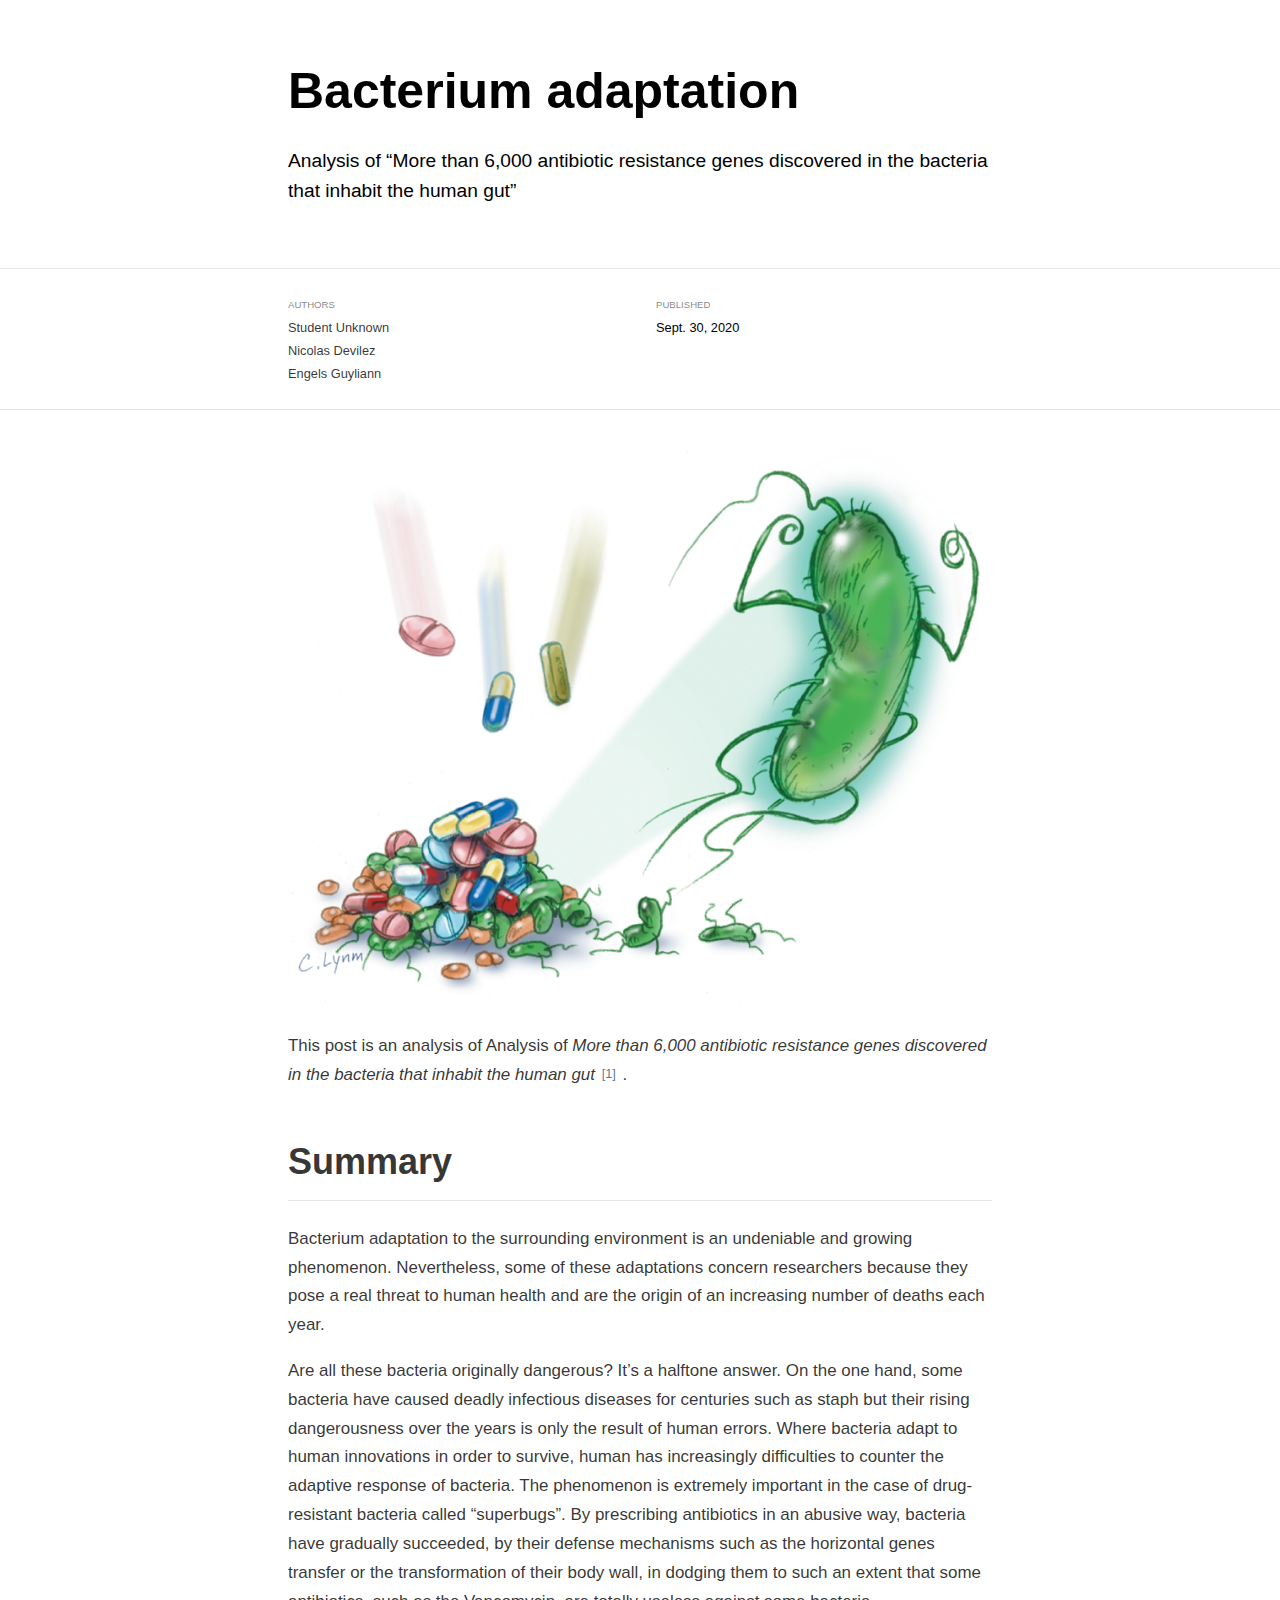
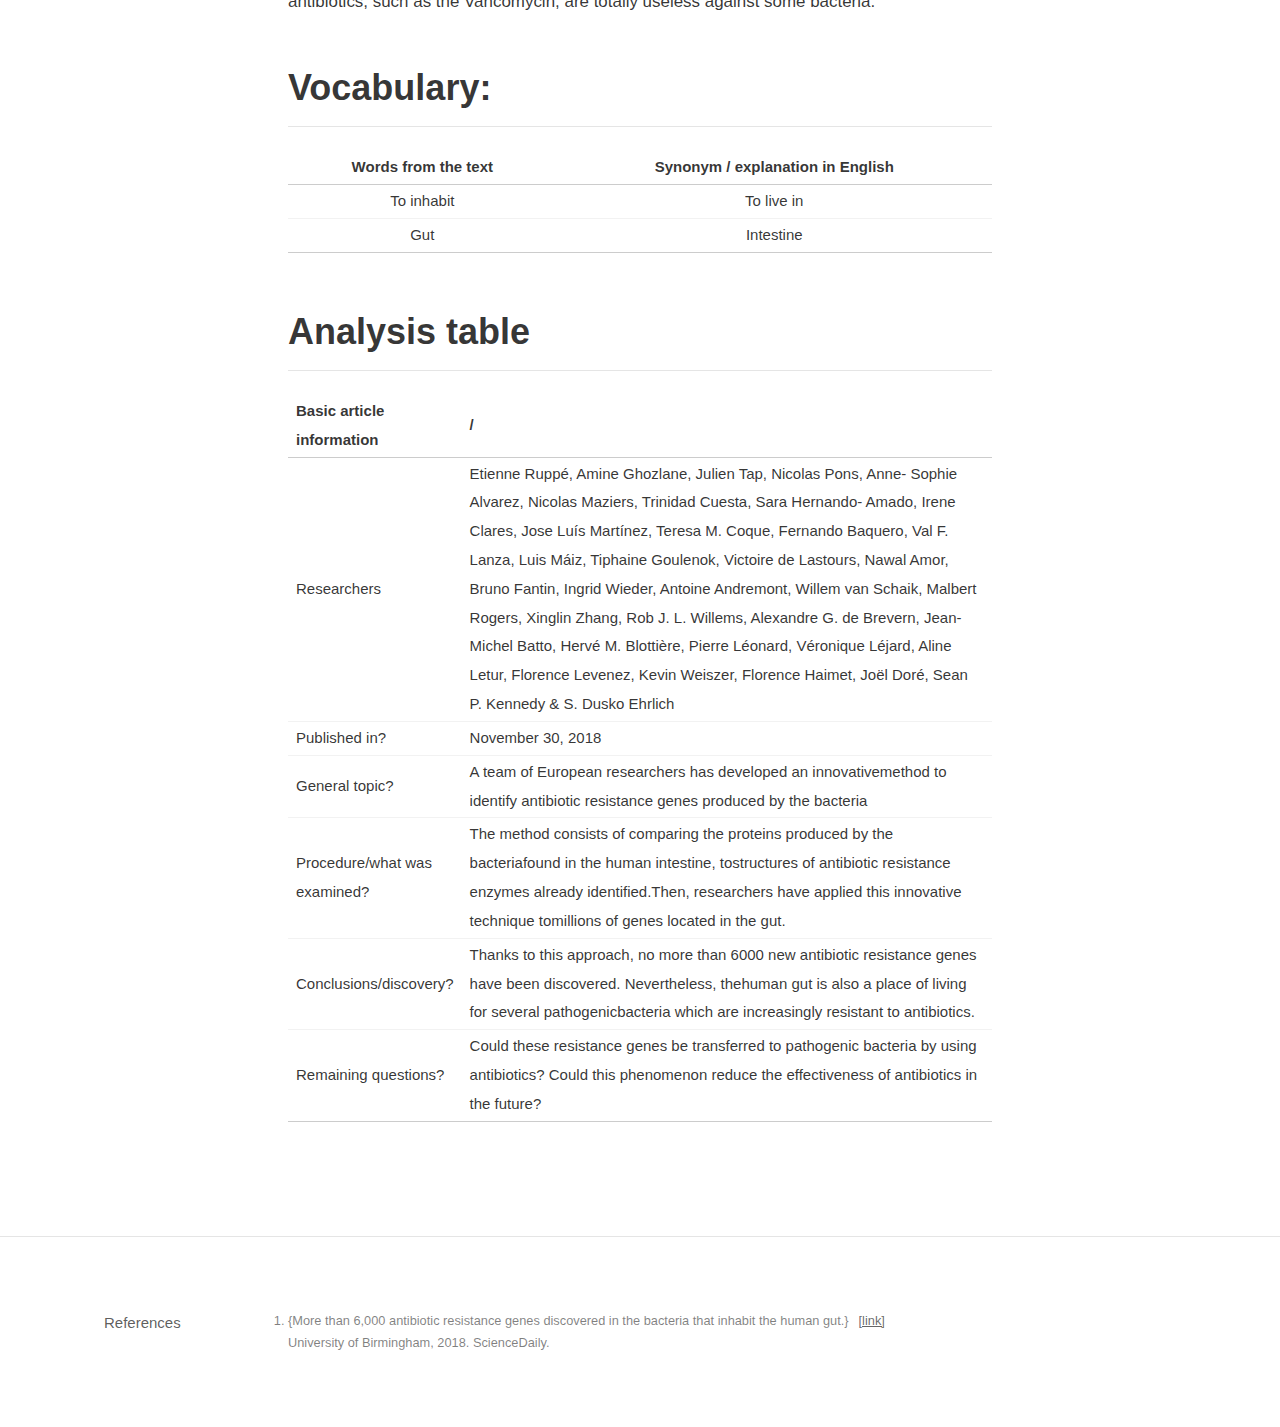
<file: _posts/2019-10-24-bacteria-antobiotics/bacteria-antobiotics.html>
<!DOCTYPE html>

<html xmlns="http://www.w3.org/1999/xhtml" lang="" xml:lang="">

<head>
  <meta charset="utf-8"/>
  <meta name="viewport" content="width=device-width, initial-scale=1"/>
  <meta http-equiv="X-UA-Compatible" content="IE=Edge,chrome=1"/>
  <meta name="generator" content="distill" />

  <style type="text/css">
  /* Hide doc at startup (prevent jankiness while JS renders/transforms) */
  body {
    visibility: hidden;
  }
  </style>

 <!--radix_placeholder_import_source-->
 <!--/radix_placeholder_import_source-->

  <!--radix_placeholder_meta_tags-->
  <title>Bacterium adaptation</title>
  
  <meta property="description" itemprop="description" content="Analysis of &quot;More than 6,000 antibiotic resistance genes discovered in the bacteria that inhabit the human gut&quot;"/>
  
  
  <!--  https://schema.org/Article -->
  <meta property="article:published" itemprop="datePublished" content="2020-10-01"/>
  <meta property="article:created" itemprop="dateCreated" content="2020-10-01"/>
  <meta name="article:author" content="Student Unknown"/>
  <meta name="article:author" content="Nicolas Devilez"/>
  <meta name="article:author" content="Engels Guyliann"/>
  
  <!--  https://developers.facebook.com/docs/sharing/webmasters#markup -->
  <meta property="og:title" content="Bacterium adaptation"/>
  <meta property="og:type" content="article"/>
  <meta property="og:description" content="Analysis of &quot;More than 6,000 antibiotic resistance genes discovered in the bacteria that inhabit the human gut&quot;"/>
  <meta property="og:locale" content="en_US"/>
  
  <!--  https://dev.twitter.com/cards/types/summary -->
  <meta property="twitter:card" content="summary"/>
  <meta property="twitter:title" content="Bacterium adaptation"/>
  <meta property="twitter:description" content="Analysis of &quot;More than 6,000 antibiotic resistance genes discovered in the bacteria that inhabit the human gut&quot;"/>
  
  <!--/radix_placeholder_meta_tags-->
  
  <meta name="citation_reference" content="citation_title=&lt;span class=&quot;nocase&quot;&gt;More than 6,000 antibiotic resistance genes discovered in the bacteria that inhabit the human gut.&lt;/span&gt;;citation_publication_date=2018;citation_author=&lt;span class=&quot;nocase&quot;&gt;More than 6,000 antibiotic resistance genes discovered in the bacteria that inhabit the human gut.&lt;/span&gt;"/>
  <!--radix_placeholder_rmarkdown_metadata-->
  
  <script type="text/json" id="radix-rmarkdown-metadata">
  {"type":"list","attributes":{"names":{"type":"character","attributes":{},"value":["title","description","author","date","categories","preview","bibliography","output"]}},"value":[{"type":"character","attributes":{},"value":["Bacterium adaptation"]},{"type":"character","attributes":{},"value":["Analysis of \"More than 6,000 antibiotic resistance genes discovered in the bacteria that inhabit the human gut\"\n"]},{"type":"list","attributes":{},"value":[{"type":"list","attributes":{"names":{"type":"character","attributes":{},"value":["name"]}},"value":[{"type":"character","attributes":{},"value":["Student Unknown"]}]},{"type":"list","attributes":{"names":{"type":"character","attributes":{},"value":["name"]}},"value":[{"type":"character","attributes":{},"value":["Nicolas Devilez"]}]},{"type":"list","attributes":{"names":{"type":"character","attributes":{},"value":["name","url"]}},"value":[{"type":"character","attributes":{},"value":["Engels Guyliann"]},{"type":"character","attributes":{},"value":["https://guyliann.netlify.com/fr"]}]}]},{"type":"character","attributes":{},"value":["2020-10-01"]},{"type":"character","attributes":{},"value":["English for Science","Bacteria","Adaptation"]},{"type":"character","attributes":{},"value":["images/jpg120051fa.png"]},{"type":"character","attributes":{},"value":["biblio/bacteria.bib"]},{"type":"list","attributes":{"names":{"type":"character","attributes":{},"value":["distill::distill_article"]}},"value":[{"type":"list","attributes":{"names":{"type":"character","attributes":{},"value":["self_contained"]}},"value":[{"type":"logical","attributes":{},"value":[false]}]}]}]}
  </script>
  <!--/radix_placeholder_rmarkdown_metadata-->
  
  <script type="text/json" id="radix-resource-manifest">
  {"type":"character","attributes":{},"value":["bacteria-antobiotics_files/bowser-1.9.3/bowser.min.js","bacteria-antobiotics_files/distill-2.2.21/template.v2.js","bacteria-antobiotics_files/jquery-1.11.3/jquery.min.js","bacteria-antobiotics_files/webcomponents-2.0.0/webcomponents.js","biblio/bacteria.bib","images/jpg120051fa.png"]}
  </script>
  <!--radix_placeholder_navigation_in_header-->
  <!--/radix_placeholder_navigation_in_header-->
  <!--radix_placeholder_distill-->
  
  <style type="text/css">
  
  body {
    background-color: white;
  }
  
  .pandoc-table {
    width: 100%;
  }
  
  .pandoc-table>caption {
    margin-bottom: 10px;
  }
  
  .pandoc-table th:not([align]) {
    text-align: left;
  }
  
  .pagedtable-footer {
    font-size: 15px;
  }
  
  .html-widget {
    margin-bottom: 2.0em;
  }
  
  .l-screen-inset {
    padding-right: 16px;
  }
  
  .l-screen .caption {
    margin-left: 10px;
  }
  
  .shaded {
    background: rgb(247, 247, 247);
    padding-top: 20px;
    padding-bottom: 20px;
    border-top: 1px solid rgba(0, 0, 0, 0.1);
    border-bottom: 1px solid rgba(0, 0, 0, 0.1);
  }
  
  .shaded .html-widget {
    margin-bottom: 0;
    border: 1px solid rgba(0, 0, 0, 0.1);
  }
  
  .shaded .shaded-content {
    background: white;
  }
  
  .text-output {
    margin-top: 0;
    line-height: 1.5em;
  }
  
  .hidden {
    display: none !important;
  }
  
  d-article {
    padding-bottom: 30px;
  }
  
  d-appendix {
    padding-top: 30px;
  }
  
  d-article>p>img {
    width: 100%;
  }
  
  d-article iframe {
    border: 1px solid rgba(0, 0, 0, 0.1);
    margin-bottom: 2.0em;
    width: 100%;
  }
  
  figure img.external {
    background: white;
    border: 1px solid rgba(0, 0, 0, 0.1);
    box-shadow: 0 1px 8px rgba(0, 0, 0, 0.1);
    padding: 18px;
    box-sizing: border-box;
  }
  
  /* CSS for table of contents */
  
  .d-toc {
    color: rgba(0,0,0,0.8);
    font-size: 0.8em;
    line-height: 1em;
  }
  
  .d-toc-header {
    font-size: 0.6rem;
    font-weight: 400;
    color: rgba(0, 0, 0, 0.5);
    text-transform: uppercase;
    margin-top: 0;
    margin-bottom: 1.3em;
  }
  
  .d-toc a {
    border-bottom: none;
  }
  
  .d-toc ul {
    padding-left: 0;
  }
  
  .d-toc li>ul {
    padding-top: 0.8em;
    padding-left: 16px;
    margin-bottom: 0.6em;
  }
  
  .d-toc ul,
  .d-toc li {
    list-style-type: none;
  }
  
  .d-toc li {
    margin-bottom: 0.9em;
  }
  
  .d-toc-separator {
    margin-top: 20px;
    margin-bottom: 2em;
  }
  
  .d-article-with-toc {
    border-top: none;
    padding-top: 0;
  }
  
  
  
  /* Tweak code blocks (note that this CSS is repeated above in an injection
     into the d-code shadow dom) */
  
  d-code {
    overflow-x: auto !important;
  }
  
  pre.d-code code.d-code {
    padding-left: 10px;
    font-size: 12px;
    border-left: 2px solid rgba(0,0,0,0.1);
  }
  
  pre.text-output {
  
    font-size: 12px;
    color: black;
    background: none;
    font-family: Consolas, Monaco, 'Andale Mono', 'Ubuntu Mono', monospace;
    text-align: left;
    white-space: pre;
    word-spacing: normal;
    word-break: normal;
    word-wrap: normal;
    line-height: 1.5;
  
    -moz-tab-size: 4;
    -o-tab-size: 4;
    tab-size: 4;
  
    -webkit-hyphens: none;
    -moz-hyphens: none;
    -ms-hyphens: none;
    hyphens: none;
  }
  
  @media(min-width: 768px) {
  
  d-code {
    overflow-x: visible !important;
  }
  
  pre.d-code code.d-code  {
      padding-left: 18px;
      font-size: 14px;
  }
  pre.text-output {
    font-size: 14px;
  }
  }
  
  /* Figure */
  
  .figure {
    position: relative;
    margin-bottom: 2.5em;
    margin-top: 1.5em;
  }
  
  .figure img {
    width: 100%;
  }
  
  .figure .caption {
    color: rgba(0, 0, 0, 0.6);
    font-size: 12px;
    line-height: 1.5em;
  }
  
  .figure img.external {
    background: white;
    border: 1px solid rgba(0, 0, 0, 0.1);
    box-shadow: 0 1px 8px rgba(0, 0, 0, 0.1);
    padding: 18px;
    box-sizing: border-box;
  }
  
  .figure .caption a {
    color: rgba(0, 0, 0, 0.6);
  }
  
  .figure .caption b,
  .figure .caption strong, {
    font-weight: 600;
    color: rgba(0, 0, 0, 1.0);
  }
  
  
  
  /* Tweak 1000px media break to show more text */
  
  @media(min-width: 1000px) {
    .base-grid,
    distill-header,
    d-title,
    d-abstract,
    d-article,
    d-appendix,
    distill-appendix,
    d-byline,
    d-footnote-list,
    d-citation-list,
    distill-footer {
      grid-template-columns: [screen-start] 1fr [page-start kicker-start] 80px [middle-start] 50px [text-start kicker-end] 65px 65px 65px 65px 65px 65px 65px 65px [text-end gutter-start] 65px [middle-end] 65px [page-end gutter-end] 1fr [screen-end];
      grid-column-gap: 16px;
    }
  
    .grid {
      grid-column-gap: 16px;
    }
  
    d-article {
      font-size: 1.06rem;
      line-height: 1.7em;
    }
    figure .caption, .figure .caption, figure figcaption {
      font-size: 13px;
    }
  }
  
  @media(min-width: 1180px) {
    .base-grid,
    distill-header,
    d-title,
    d-abstract,
    d-article,
    d-appendix,
    distill-appendix,
    d-byline,
    d-footnote-list,
    d-citation-list,
    distill-footer {
      grid-template-columns: [screen-start] 1fr [page-start kicker-start] 60px [middle-start] 60px [text-start kicker-end] 60px 60px 60px 60px 60px 60px 60px 60px [text-end gutter-start] 60px [middle-end] 60px [page-end gutter-end] 1fr [screen-end];
      grid-column-gap: 32px;
    }
  
    .grid {
      grid-column-gap: 32px;
    }
  }
  
  
  /* Get the citation styles for the appendix (not auto-injected on render since
     we do our own rendering of the citation appendix) */
  
  d-appendix .citation-appendix,
  .d-appendix .citation-appendix {
    font-size: 11px;
    line-height: 15px;
    border-left: 1px solid rgba(0, 0, 0, 0.1);
    padding-left: 18px;
    border: 1px solid rgba(0,0,0,0.1);
    background: rgba(0, 0, 0, 0.02);
    padding: 10px 18px;
    border-radius: 3px;
    color: rgba(150, 150, 150, 1);
    overflow: hidden;
    margin-top: -12px;
    white-space: pre-wrap;
    word-wrap: break-word;
  }
  
  
  /* Social footer */
  
  .social_footer {
    margin-top: 30px;
    margin-bottom: 0;
    color: rgba(0,0,0,0.67);
  }
  
  .disqus-comments {
    margin-right: 30px;
  }
  
  .disqus-comment-count {
    border-bottom: 1px solid rgba(0, 0, 0, 0.4);
    cursor: pointer;
  }
  
  #disqus_thread {
    margin-top: 30px;
  }
  
  .article-sharing a {
    border-bottom: none;
    margin-right: 8px;
  }
  
  .article-sharing a:hover {
    border-bottom: none;
  }
  
  .sidebar-section.subscribe {
    font-size: 12px;
    line-height: 1.6em;
  }
  
  .subscribe p {
    margin-bottom: 0.5em;
  }
  
  
  .article-footer .subscribe {
    font-size: 15px;
    margin-top: 45px;
  }
  
  
  /* Improve display for browsers without grid (IE/Edge <= 15) */
  
  .downlevel {
    line-height: 1.6em;
    font-family: -apple-system, BlinkMacSystemFont, "Segoe UI", Roboto, Oxygen, Ubuntu, Cantarell, "Fira Sans", "Droid Sans", "Helvetica Neue", Arial, sans-serif;
    margin: 0;
  }
  
  .downlevel .d-title {
    padding-top: 6rem;
    padding-bottom: 1.5rem;
  }
  
  .downlevel .d-title h1 {
    font-size: 50px;
    font-weight: 700;
    line-height: 1.1em;
    margin: 0 0 0.5rem;
  }
  
  .downlevel .d-title p {
    font-weight: 300;
    font-size: 1.2rem;
    line-height: 1.55em;
    margin-top: 0;
  }
  
  .downlevel .d-byline {
    padding-top: 0.8em;
    padding-bottom: 0.8em;
    font-size: 0.8rem;
    line-height: 1.8em;
  }
  
  .downlevel .section-separator {
    border: none;
    border-top: 1px solid rgba(0, 0, 0, 0.1);
  }
  
  .downlevel .d-article {
    font-size: 1.06rem;
    line-height: 1.7em;
    padding-top: 1rem;
    padding-bottom: 2rem;
  }
  
  
  .downlevel .d-appendix {
    padding-left: 0;
    padding-right: 0;
    max-width: none;
    font-size: 0.8em;
    line-height: 1.7em;
    margin-bottom: 0;
    color: rgba(0,0,0,0.5);
    padding-top: 40px;
    padding-bottom: 48px;
  }
  
  .downlevel .footnotes ol {
    padding-left: 13px;
  }
  
  .downlevel .base-grid,
  .downlevel .distill-header,
  .downlevel .d-title,
  .downlevel .d-abstract,
  .downlevel .d-article,
  .downlevel .d-appendix,
  .downlevel .distill-appendix,
  .downlevel .d-byline,
  .downlevel .d-footnote-list,
  .downlevel .d-citation-list,
  .downlevel .distill-footer,
  .downlevel .appendix-bottom,
  .downlevel .posts-container {
    padding-left: 40px;
    padding-right: 40px;
  }
  
  @media(min-width: 768px) {
    .downlevel .base-grid,
    .downlevel .distill-header,
    .downlevel .d-title,
    .downlevel .d-abstract,
    .downlevel .d-article,
    .downlevel .d-appendix,
    .downlevel .distill-appendix,
    .downlevel .d-byline,
    .downlevel .d-footnote-list,
    .downlevel .d-citation-list,
    .downlevel .distill-footer,
    .downlevel .appendix-bottom,
    .downlevel .posts-container {
    padding-left: 150px;
    padding-right: 150px;
    max-width: 900px;
  }
  }
  
  .downlevel pre code {
    display: block;
    border-left: 2px solid rgba(0, 0, 0, .1);
    padding: 0 0 0 20px;
    font-size: 14px;
  }
  
  .downlevel code, .downlevel pre {
    color: black;
    background: none;
    font-family: Consolas, Monaco, 'Andale Mono', 'Ubuntu Mono', monospace;
    text-align: left;
    white-space: pre;
    word-spacing: normal;
    word-break: normal;
    word-wrap: normal;
    line-height: 1.5;
  
    -moz-tab-size: 4;
    -o-tab-size: 4;
    tab-size: 4;
  
    -webkit-hyphens: none;
    -moz-hyphens: none;
    -ms-hyphens: none;
    hyphens: none;
  }
  
  </style>
  
  <script type="application/javascript">
  
  function is_downlevel_browser() {
    if (bowser.isUnsupportedBrowser({ msie: "12", msedge: "16"},
                                   window.navigator.userAgent)) {
      return true;
    } else {
      return window.load_distill_framework === undefined;
    }
  }
  
  // show body when load is complete
  function on_load_complete() {
  
    // set body to visible
    document.body.style.visibility = 'visible';
  
    // force redraw for leaflet widgets
    if (window.HTMLWidgets) {
      var maps = window.HTMLWidgets.findAll(".leaflet");
      $.each(maps, function(i, el) {
        var map = this.getMap();
        map.invalidateSize();
        map.eachLayer(function(layer) {
          if (layer instanceof L.TileLayer)
            layer.redraw();
        });
      });
    }
  
    // trigger 'shown' so htmlwidgets resize
    $('d-article').trigger('shown');
  }
  
  function init_distill() {
  
    init_common();
  
    // create front matter
    var front_matter = $('<d-front-matter></d-front-matter>');
    $('#distill-front-matter').wrap(front_matter);
  
    // create d-title
    $('.d-title').changeElementType('d-title');
  
    // create d-byline
    var byline = $('<d-byline></d-byline>');
    $('.d-byline').replaceWith(byline);
  
    // create d-article
    var article = $('<d-article></d-article>');
    $('.d-article').wrap(article).children().unwrap();
  
    // move posts container into article
    $('.posts-container').appendTo($('d-article'));
  
    // create d-appendix
    $('.d-appendix').changeElementType('d-appendix');
  
    // create d-bibliography
    var bibliography = $('<d-bibliography></d-bibliography>');
    $('#distill-bibliography').wrap(bibliography);
  
    // flag indicating that we have appendix items
    var appendix = $('.appendix-bottom').children('h3').length > 0;
  
    // replace citations with <d-cite>
    $('.citation').each(function(i, val) {
      appendix = true;
      var cites = $(this).attr('data-cites').split(" ");
      var dt_cite = $('<d-cite></d-cite>');
      dt_cite.attr('key', cites.join());
      $(this).replaceWith(dt_cite);
    });
    // remove refs
    $('#refs').remove();
  
    // replace footnotes with <d-footnote>
    $('.footnote-ref').each(function(i, val) {
      appendix = true;
      var href = $(this).attr('href');
      var id = href.replace('#', '');
      var fn = $('#' + id);
      var fn_p = $('#' + id + '>p');
      fn_p.find('.footnote-back').remove();
      var text = fn_p.html();
      var dtfn = $('<d-footnote></d-footnote>');
      dtfn.html(text);
      $(this).replaceWith(dtfn);
    });
    // remove footnotes
    $('.footnotes').remove();
  
    $('h1.appendix, h2.appendix').each(function(i, val) {
      $(this).changeElementType('h3');
    });
    $('h3.appendix').each(function(i, val) {
      var id = $(this).attr('id');
      $('.d-toc a[href="#' + id + '"]').parent().remove();
      appendix = true;
      $(this).nextUntil($('h1, h2, h3')).addBack().appendTo($('d-appendix'));
    });
  
    // show d-appendix if we have appendix content
    $("d-appendix").css('display', appendix ? 'grid' : 'none');
  
    // replace code blocks with d-code
    $('pre>code').each(function(i, val) {
      var code = $(this);
      var pre = code.parent();
      var clz = "";
      var language = pre.attr('class');
      if (language) {
        // map unknown languages to "clike" (without this they just dissapear)
        if ($.inArray(language, ["bash", "clike", "css", "go", "html",
                                 "javascript", "js", "julia", "lua", "markdown",
                                 "markup", "mathml", "python", "svg", "xml"]) == -1)
          language = "clike";
        language = ' language="' + language + '"';
        var dt_code = $('<d-code block' + language + clz + '></d-code>');
        dt_code.text(code.text());
        pre.replaceWith(dt_code);
      } else {
        code.addClass('text-output').unwrap().changeElementType('pre');
      }
    });
  
    // localize layout chunks to just output
    $('.layout-chunk').each(function(i, val) {
  
      // capture layout
      var layout = $(this).attr('data-layout');
  
      // apply layout to markdown level block elements
      var elements = $(this).children().not('d-code, pre.text-output, script');
      elements.each(function(i, el) {
        var layout_div = $('<div class="' + layout + '"></div>');
        if (layout_div.hasClass('shaded')) {
          var shaded_content = $('<div class="shaded-content"></div>');
          $(this).wrap(shaded_content);
          $(this).parent().wrap(layout_div);
        } else {
          $(this).wrap(layout_div);
        }
      });
  
  
      // unwrap the layout-chunk div
      $(this).children().unwrap();
    });
  
    // load distill framework
    load_distill_framework();
  
    // wait for window.distillRunlevel == 4 to do post processing
    function distill_post_process() {
  
      if (!window.distillRunlevel || window.distillRunlevel < 4)
        return;
  
      // hide author/affiliations entirely if we have no authors
      var front_matter = JSON.parse($("#distill-front-matter").html());
      var have_authors = front_matter.authors && front_matter.authors.length > 0;
      if (!have_authors)
        $('d-byline').addClass('hidden');
  
      // table of contents
      if (have_authors) // adjust border if we are in authors
        $('.d-toc').parent().addClass('d-article-with-toc');
  
      // strip links that point to #
      $('.authors-affiliations').find('a[href="#"]').removeAttr('href');
  
      // hide elements of author/affiliations grid that have no value
      function hide_byline_column(caption) {
        $('d-byline').find('h3:contains("' + caption + '")').parent().css('visibility', 'hidden');
      }
  
      // affiliations
      var have_affiliations = false;
      for (var i = 0; i<front_matter.authors.length; ++i) {
        var author = front_matter.authors[i];
        if (author.affiliation !== "&nbsp;") {
          have_affiliations = true;
          break;
        }
      }
      if (!have_affiliations)
        $('d-byline').find('h3:contains("Affiliations")').css('visibility', 'hidden');
  
      // published date
      if (!front_matter.publishedDate)
        hide_byline_column("Published");
  
      // document object identifier
      var doi = $('d-byline').find('h3:contains("DOI")');
      var doi_p = doi.next().empty();
      if (!front_matter.doi) {
        // if we have a citation and valid citationText then link to that
        if ($('#citation').length > 0 && front_matter.citationText) {
          doi.html('Citation');
          $('<a href="#citation"></a>')
            .text(front_matter.citationText)
            .appendTo(doi_p);
        } else {
          hide_byline_column("DOI");
        }
      } else {
        $('<a></a>')
           .attr('href', "https://doi.org/" + front_matter.doi)
           .html(front_matter.doi)
           .appendTo(doi_p);
      }
  
       // change plural form of authors/affiliations
      if (front_matter.authors.length === 1) {
        var grid = $('.authors-affiliations');
        grid.children('h3:contains("Authors")').text('Author');
        grid.children('h3:contains("Affiliations")').text('Affiliation');
      }
  
      // inject pre code styles (can't do this with a global stylesheet b/c a shadow root is used)
      $('d-code').each(function(i, val) {
        var style = document.createElement('style');
        style.innerHTML = 'pre code { padding-left: 10px; font-size: 12px; border-left: 2px solid rgba(0,0,0,0.1); } ' +
                          '@media(min-width: 768px) { pre code { padding-left: 18px; font-size: 14px; } }';
        if (this.shadowRoot)
          this.shadowRoot.appendChild(style);
      });
  
      // move appendix-bottom entries to the bottom
      $('.appendix-bottom').appendTo('d-appendix').children().unwrap();
      $('.appendix-bottom').remove();
  
      // clear polling timer
      clearInterval(tid);
  
      // show body now that everything is ready
      on_load_complete();
    }
  
    var tid = setInterval(distill_post_process, 50);
    distill_post_process();
  
  }
  
  function init_downlevel() {
  
    init_common();
  
     // insert hr after d-title
    $('.d-title').after($('<hr class="section-separator"/>'));
  
    // check if we have authors
    var front_matter = JSON.parse($("#distill-front-matter").html());
    var have_authors = front_matter.authors && front_matter.authors.length > 0;
  
    // manage byline/border
    if (!have_authors)
      $('.d-byline').remove();
    $('.d-byline').after($('<hr class="section-separator"/>'));
    $('.d-byline a').remove();
  
    // remove toc
    $('.d-toc-header').remove();
    $('.d-toc').remove();
    $('.d-toc-separator').remove();
  
    // move appendix elements
    $('h1.appendix, h2.appendix').each(function(i, val) {
      $(this).changeElementType('h3');
    });
    $('h3.appendix').each(function(i, val) {
      $(this).nextUntil($('h1, h2, h3')).addBack().appendTo($('.d-appendix'));
    });
  
  
    // inject headers into references and footnotes
    var refs_header = $('<h3></h3>');
    refs_header.text('References');
    $('#refs').prepend(refs_header);
  
    var footnotes_header = $('<h3></h3');
    footnotes_header.text('Footnotes');
    $('.footnotes').children('hr').first().replaceWith(footnotes_header);
  
    // move appendix-bottom entries to the bottom
    $('.appendix-bottom').appendTo('.d-appendix').children().unwrap();
    $('.appendix-bottom').remove();
  
    // remove appendix if it's empty
    if ($('.d-appendix').children().length === 0)
      $('.d-appendix').remove();
  
    // prepend separator above appendix
    $('.d-appendix').before($('<hr class="section-separator" style="clear: both"/>'));
  
    // trim code
    $('pre>code').each(function(i, val) {
      $(this).html($.trim($(this).html()));
    });
  
    // move posts-container right before article
    $('.posts-container').insertBefore($('.d-article'));
  
    $('body').addClass('downlevel');
  
    on_load_complete();
  }
  
  
  function init_common() {
  
    // jquery plugin to change element types
    (function($) {
      $.fn.changeElementType = function(newType) {
        var attrs = {};
  
        $.each(this[0].attributes, function(idx, attr) {
          attrs[attr.nodeName] = attr.nodeValue;
        });
  
        this.replaceWith(function() {
          return $("<" + newType + "/>", attrs).append($(this).contents());
        });
      };
    })(jQuery);
  
    // prevent underline for linked images
    $('a > img').parent().css({'border-bottom' : 'none'});
  
    // mark non-body figures created by knitr chunks as 100% width
    $('.layout-chunk').each(function(i, val) {
      var figures = $(this).find('img, .html-widget');
      if ($(this).attr('data-layout') !== "l-body") {
        figures.css('width', '100%');
      } else {
        figures.css('max-width', '100%');
        figures.filter("[width]").each(function(i, val) {
          var fig = $(this);
          fig.css('width', fig.attr('width') + 'px');
        });
  
      }
    });
  
    // auto-append index.html to post-preview links in file: protocol
    // and in rstudio ide preview
    $('.post-preview').each(function(i, val) {
      if (window.location.protocol === "file:")
        $(this).attr('href', $(this).attr('href') + "index.html");
    });
  
    // get rid of index.html references in header
    if (window.location.protocol !== "file:") {
      $('.distill-site-header a[href]').each(function(i,val) {
        $(this).attr('href', $(this).attr('href').replace("index.html", "./"));
      });
    }
  
    // add class to pandoc style tables
    $('tr.header').parent('thead').parent('table').addClass('pandoc-table');
    $('.kable-table').children('table').addClass('pandoc-table');
  
    // add figcaption style to table captions
    $('caption').parent('table').addClass("figcaption");
  
    // initialize posts list
    if (window.init_posts_list)
      window.init_posts_list();
  
    // implmement disqus comment link
    $('.disqus-comment-count').click(function() {
      window.headroom_prevent_pin = true;
      $('#disqus_thread').toggleClass('hidden');
      if (!$('#disqus_thread').hasClass('hidden')) {
        var offset = $(this).offset();
        $(window).resize();
        $('html, body').animate({
          scrollTop: offset.top - 35
        });
      }
    });
  }
  
  document.addEventListener('DOMContentLoaded', function() {
    if (is_downlevel_browser())
      init_downlevel();
    else
      window.addEventListener('WebComponentsReady', init_distill);
  });
  
  </script>
  
  <!--/radix_placeholder_distill-->
  <script src="bacteria-antobiotics_files/jquery-1.11.3/jquery.min.js"></script>
  <script src="bacteria-antobiotics_files/bowser-1.9.3/bowser.min.js"></script>
  <script src="bacteria-antobiotics_files/webcomponents-2.0.0/webcomponents.js"></script>
  <script src="bacteria-antobiotics_files/distill-2.2.21/template.v2.js"></script>
  <!--radix_placeholder_site_in_header-->
  <!--/radix_placeholder_site_in_header-->


</head>

<body>

<!--radix_placeholder_front_matter-->

<script id="distill-front-matter" type="text/json">
{"title":"Bacterium adaptation","description":"Analysis of \"More than 6,000 antibiotic resistance genes discovered in the bacteria that inhabit the human gut\"","authors":[{"author":"Student Unknown","authorURL":"#","affiliation":"&nbsp;","affiliationURL":"#"},{"author":"Nicolas Devilez","authorURL":"#","affiliation":"&nbsp;","affiliationURL":"#"},{"author":"Engels Guyliann","authorURL":"https://guyliann.netlify.com/fr","affiliation":"&nbsp;","affiliationURL":"#"}],"publishedDate":"2020-10-01T00:00:00.000+02:00","citationText":"Unknown, et al., 2020"}
</script>

<!--/radix_placeholder_front_matter-->
<!--radix_placeholder_navigation_before_body-->
<!--/radix_placeholder_navigation_before_body-->
<!--radix_placeholder_site_before_body-->
<!--/radix_placeholder_site_before_body-->

<div class="d-title">
<h1>Bacterium adaptation</h1>
<p><p>Analysis of “More than 6,000 antibiotic resistance genes discovered in the bacteria that inhabit the human gut”</p></p>
</div>

<div class="d-byline">
  Student Unknown  
  
,   Nicolas Devilez  
  
,   Engels Guyliann <a href="https://guyliann.netlify.com/fr" class="uri">https://guyliann.netlify.com/fr</a> 
  
<br/>2020-10-01
</div>

<div class="d-article">
<p><img src="images/jpg120051fa.png" /></p>
<p>This post is an analysis of Analysis of <em>More than 6,000 antibiotic resistance genes discovered in the bacteria that inhabit the human gut</em> <span class="citation" data-cites="UniversityofBirmingham">(University of Birmingham <a href="#ref-UniversityofBirmingham" role="doc-biblioref">2018</a>)</span>.</p>
<h2 id="summary">Summary</h2>
<p>Bacterium adaptation to the surrounding environment is an undeniable and growing phenomenon. Nevertheless, some of these adaptations concern researchers because they pose a real threat to human health and are the origin of an increasing number of deaths each year.</p>
<p>Are all these bacteria originally dangerous? It’s a halftone answer. On the one hand, some bacteria have caused deadly infectious diseases for centuries such as staph but their rising dangerousness over the years is only the result of human errors. Where bacteria adapt to human innovations in order to survive, human has increasingly difficulties to counter the adaptive response of bacteria. The phenomenon is extremely important in the case of drug-resistant bacteria called “superbugs”. By prescribing antibiotics in an abusive way, bacteria have gradually succeeded, by their defense mechanisms such as the horizontal genes transfer or the transformation of their body wall, in dodging them to such an extent that some antibiotics, such as the Vancomycin, are totally useless against some bacteria.</p>
<h2 id="vocabulary">Vocabulary:</h2>
<table>
<thead>
<tr class="header">
<th style="text-align: center;">Words from the text</th>
<th style="text-align: center;">Synonym / explanation in English</th>
</tr>
</thead>
<tbody>
<tr class="odd">
<td style="text-align: center;">To inhabit</td>
<td style="text-align: center;">To live in</td>
</tr>
<tr class="even">
<td style="text-align: center;">Gut</td>
<td style="text-align: center;">Intestine</td>
</tr>
</tbody>
</table>
<h2 id="analysis-table">Analysis table</h2>
<table>
<colgroup>
<col style="width: 4%" />
<col style="width: 95%" />
</colgroup>
<thead>
<tr class="header">
<th>Basic article information</th>
<th>/</th>
</tr>
</thead>
<tbody>
<tr class="odd">
<td>Researchers</td>
<td>Etienne Ruppé, Amine Ghozlane, Julien Tap, Nicolas Pons, Anne- Sophie Alvarez, Nicolas Maziers, Trinidad Cuesta, Sara Hernando- Amado, Irene Clares, Jose Luís Martínez, Teresa M. Coque, Fernando Baquero, Val F. Lanza, Luis Máiz, Tiphaine Goulenok, Victoire de Lastours, Nawal Amor, Bruno Fantin, Ingrid Wieder, Antoine Andremont, Willem van Schaik, Malbert Rogers, Xinglin Zhang, Rob J. L. Willems, Alexandre G. de Brevern, Jean-Michel Batto, Hervé M. Blottière, Pierre Léonard, Véronique Léjard, Aline Letur, Florence Levenez, Kevin Weiszer, Florence Haimet, Joël Doré, Sean P. Kennedy &amp; S. Dusko Ehrlich</td>
</tr>
<tr class="even">
<td>Published in?</td>
<td>November 30, 2018</td>
</tr>
<tr class="odd">
<td>General topic?</td>
<td>A team of European researchers has developed an innovativemethod to identify antibiotic resistance genes produced by the bacteria</td>
</tr>
<tr class="even">
<td>Procedure/what was examined?</td>
<td>The method consists of comparing the proteins produced by the bacteriafound in the human intestine, tostructures of antibiotic resistance enzymes already identified.Then, researchers have applied this innovative technique tomillions of genes located in the gut.</td>
</tr>
<tr class="odd">
<td>Conclusions/discovery?</td>
<td>Thanks to this approach, no more than 6000 new antibiotic resistance genes have been discovered. Nevertheless, thehuman gut is also a place of living for several pathogenicbacteria which are increasingly resistant to antibiotics.</td>
</tr>
<tr class="even">
<td>Remaining questions?</td>
<td>Could these resistance genes be transferred to pathogenic bacteria by using antibiotics? Could this phenomenon reduce the effectiveness of antibiotics in the future?</td>
</tr>
</tbody>
</table>
<div id="refs" class="references" role="doc-bibliography">
<div id="ref-UniversityofBirmingham">
<p>University of Birmingham. 2018. “More than 6,000 antibiotic resistance genes discovered in the bacteria that inhabit the human gut.” <a href="www.sciencedaily.com/releases/2018/11/181130111626.htm">www.sciencedaily.com/releases/2018/11/181130111626.htm</a>.</p>
</div>
</div>
<!--radix_placeholder_article_footer-->
<!--/radix_placeholder_article_footer-->
</div>

<div class="d-appendix">
</div>


<!--radix_placeholder_site_after_body-->
<!--/radix_placeholder_site_after_body-->
<!--radix_placeholder_appendices-->
<div class="appendix-bottom"></div>
<script id="distill-bibliography" type="text/bibtex">
@misc{UniversityofBirmingham,
abstract = {Researchers have used an innovative approach to identify thousands of antibiotic resistance genes found in bacteria that inhabit the human gut.},
author = {{University of Birmingham}},
booktitle = {ScienceDaily},
title = {{More than 6,000 antibiotic resistance genes discovered in the bacteria that inhabit the human gut.}},
url = {www.sciencedaily.com/releases/2018/11/181130111626.htm},
urldate = {25 octoberer 2019},
year = {2018}
}
</script>
<!--/radix_placeholder_appendices-->
<!--radix_placeholder_navigation_after_body-->
<!--/radix_placeholder_navigation_after_body-->

</body>

</html>
</file>
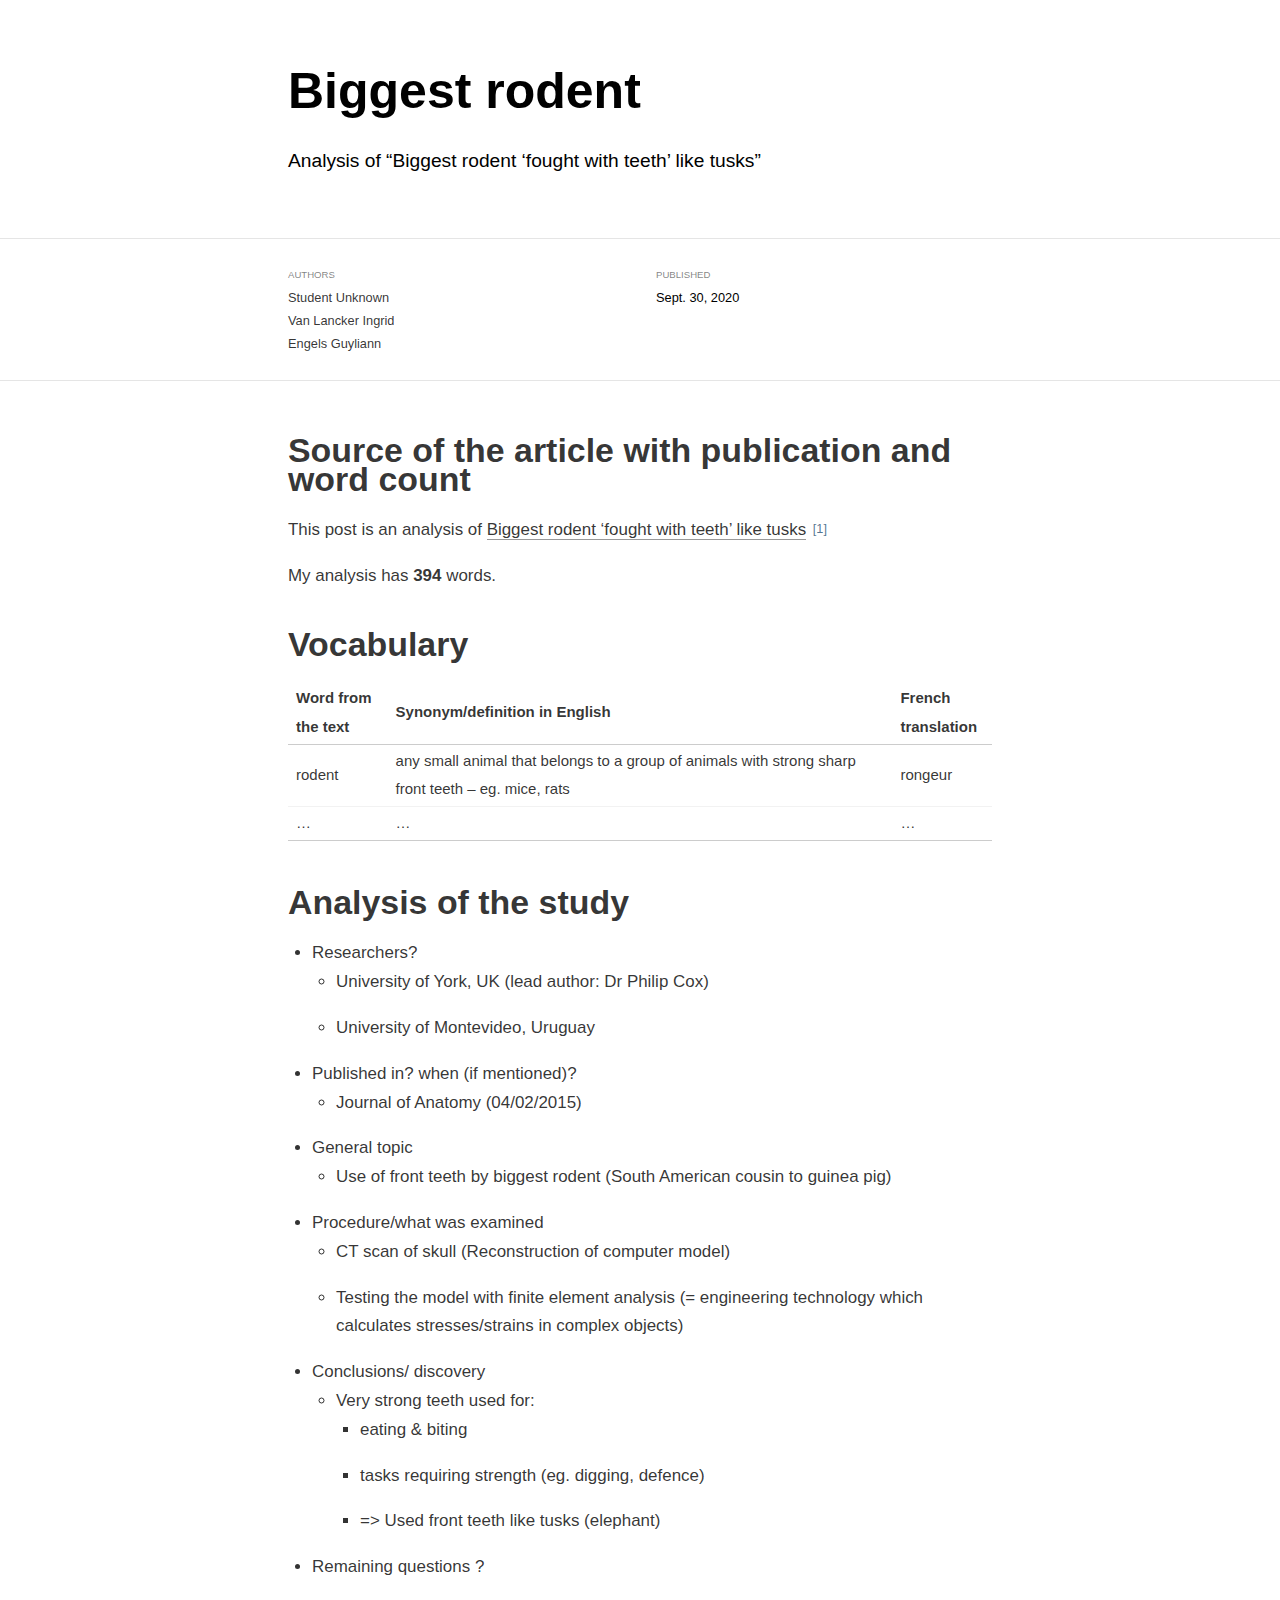
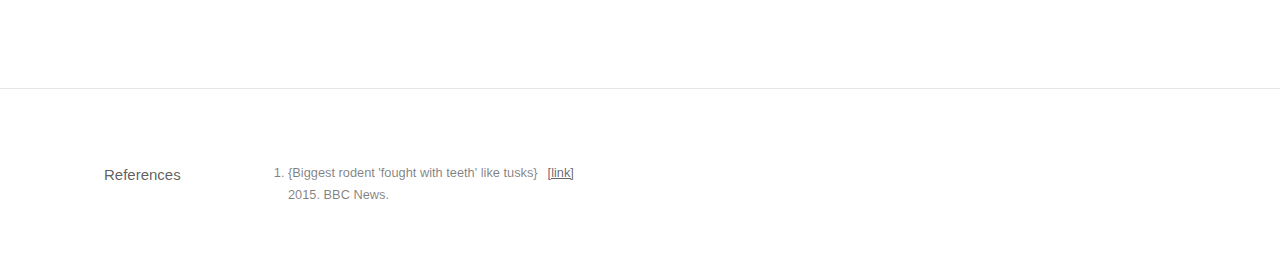
<file: _posts/2019-10-25-biggest-rodent/biggest-rodent.html>
<!DOCTYPE html>

<html xmlns="http://www.w3.org/1999/xhtml" lang="" xml:lang="">

<head>
  <meta charset="utf-8"/>
  <meta name="viewport" content="width=device-width, initial-scale=1"/>
  <meta http-equiv="X-UA-Compatible" content="IE=Edge,chrome=1"/>
  <meta name="generator" content="distill" />

  <style type="text/css">
  /* Hide doc at startup (prevent jankiness while JS renders/transforms) */
  body {
    visibility: hidden;
  }
  </style>

 <!--radix_placeholder_import_source-->
 <!--/radix_placeholder_import_source-->

  <!--radix_placeholder_meta_tags-->
  <title>Biggest rodent</title>
  
  <meta property="description" itemprop="description" content="Analysis of &quot;Biggest rodent &#39;fought with teeth&#39; like tusks&quot;"/>
  
  
  <!--  https://schema.org/Article -->
  <meta property="article:published" itemprop="datePublished" content="2020-10-01"/>
  <meta property="article:created" itemprop="dateCreated" content="2020-10-01"/>
  <meta name="article:author" content="Student Unknown"/>
  <meta name="article:author" content="Van Lancker Ingrid"/>
  <meta name="article:author" content="Engels Guyliann"/>
  
  <!--  https://developers.facebook.com/docs/sharing/webmasters#markup -->
  <meta property="og:title" content="Biggest rodent"/>
  <meta property="og:type" content="article"/>
  <meta property="og:description" content="Analysis of &quot;Biggest rodent &#39;fought with teeth&#39; like tusks&quot;"/>
  <meta property="og:locale" content="en_US"/>
  
  <!--  https://dev.twitter.com/cards/types/summary -->
  <meta property="twitter:card" content="summary"/>
  <meta property="twitter:title" content="Biggest rodent"/>
  <meta property="twitter:description" content="Analysis of &quot;Biggest rodent &#39;fought with teeth&#39; like tusks&quot;"/>
  
  <!--/radix_placeholder_meta_tags-->
  
  <meta name="citation_reference" content="citation_title=&lt;span class=&quot;nocase&quot;&gt;Biggest rodent ’fought with teeth’ like tusks&lt;/span&gt;;citation_publication_date=2015"/>
  <!--radix_placeholder_rmarkdown_metadata-->
  
  <script type="text/json" id="radix-rmarkdown-metadata">
  {"type":"list","attributes":{"names":{"type":"character","attributes":{},"value":["title","description","author","date","bibliography","categories","output","draft"]}},"value":[{"type":"character","attributes":{},"value":["Biggest rodent"]},{"type":"character","attributes":{},"value":["Analysis of \"Biggest rodent 'fought with teeth' like tusks\"\n"]},{"type":"list","attributes":{},"value":[{"type":"list","attributes":{"names":{"type":"character","attributes":{},"value":["name"]}},"value":[{"type":"character","attributes":{},"value":["Student Unknown"]}]},{"type":"list","attributes":{"names":{"type":"character","attributes":{},"value":["name"]}},"value":[{"type":"character","attributes":{},"value":["Van Lancker Ingrid"]}]},{"type":"list","attributes":{"names":{"type":"character","attributes":{},"value":["name","url"]}},"value":[{"type":"character","attributes":{},"value":["Engels Guyliann"]},{"type":"character","attributes":{},"value":["https://guyliann.netlify.com/fr"]}]}]},{"type":"character","attributes":{},"value":["2020-10-01"]},{"type":"character","attributes":{},"value":["biblio/rodent.bib"]},{"type":"character","attributes":{},"value":["English for Science","Paleontology","Rodent"]},{"type":"list","attributes":{"names":{"type":"character","attributes":{},"value":["distill::distill_article"]}},"value":[{"type":"list","attributes":{"names":{"type":"character","attributes":{},"value":["self_contained"]}},"value":[{"type":"logical","attributes":{},"value":[false]}]}]},{"type":"logical","attributes":{},"value":[false]}]}
  </script>
  <!--/radix_placeholder_rmarkdown_metadata-->
  
  <script type="text/json" id="radix-resource-manifest">
  {"type":"character","attributes":{},"value":["biblio/rodent.bib","biggest-rodent_files/bowser-1.9.3/bowser.min.js","biggest-rodent_files/distill-2.2.21/template.v2.js","biggest-rodent_files/jquery-1.11.3/jquery.min.js","biggest-rodent_files/webcomponents-2.0.0/webcomponents.js"]}
  </script>
  <!--radix_placeholder_navigation_in_header-->
  <!--/radix_placeholder_navigation_in_header-->
  <!--radix_placeholder_distill-->
  
  <style type="text/css">
  
  body {
    background-color: white;
  }
  
  .pandoc-table {
    width: 100%;
  }
  
  .pandoc-table>caption {
    margin-bottom: 10px;
  }
  
  .pandoc-table th:not([align]) {
    text-align: left;
  }
  
  .pagedtable-footer {
    font-size: 15px;
  }
  
  .html-widget {
    margin-bottom: 2.0em;
  }
  
  .l-screen-inset {
    padding-right: 16px;
  }
  
  .l-screen .caption {
    margin-left: 10px;
  }
  
  .shaded {
    background: rgb(247, 247, 247);
    padding-top: 20px;
    padding-bottom: 20px;
    border-top: 1px solid rgba(0, 0, 0, 0.1);
    border-bottom: 1px solid rgba(0, 0, 0, 0.1);
  }
  
  .shaded .html-widget {
    margin-bottom: 0;
    border: 1px solid rgba(0, 0, 0, 0.1);
  }
  
  .shaded .shaded-content {
    background: white;
  }
  
  .text-output {
    margin-top: 0;
    line-height: 1.5em;
  }
  
  .hidden {
    display: none !important;
  }
  
  d-article {
    padding-bottom: 30px;
  }
  
  d-appendix {
    padding-top: 30px;
  }
  
  d-article>p>img {
    width: 100%;
  }
  
  d-article iframe {
    border: 1px solid rgba(0, 0, 0, 0.1);
    margin-bottom: 2.0em;
    width: 100%;
  }
  
  figure img.external {
    background: white;
    border: 1px solid rgba(0, 0, 0, 0.1);
    box-shadow: 0 1px 8px rgba(0, 0, 0, 0.1);
    padding: 18px;
    box-sizing: border-box;
  }
  
  /* CSS for table of contents */
  
  .d-toc {
    color: rgba(0,0,0,0.8);
    font-size: 0.8em;
    line-height: 1em;
  }
  
  .d-toc-header {
    font-size: 0.6rem;
    font-weight: 400;
    color: rgba(0, 0, 0, 0.5);
    text-transform: uppercase;
    margin-top: 0;
    margin-bottom: 1.3em;
  }
  
  .d-toc a {
    border-bottom: none;
  }
  
  .d-toc ul {
    padding-left: 0;
  }
  
  .d-toc li>ul {
    padding-top: 0.8em;
    padding-left: 16px;
    margin-bottom: 0.6em;
  }
  
  .d-toc ul,
  .d-toc li {
    list-style-type: none;
  }
  
  .d-toc li {
    margin-bottom: 0.9em;
  }
  
  .d-toc-separator {
    margin-top: 20px;
    margin-bottom: 2em;
  }
  
  .d-article-with-toc {
    border-top: none;
    padding-top: 0;
  }
  
  
  
  /* Tweak code blocks (note that this CSS is repeated above in an injection
     into the d-code shadow dom) */
  
  d-code {
    overflow-x: auto !important;
  }
  
  pre.d-code code.d-code {
    padding-left: 10px;
    font-size: 12px;
    border-left: 2px solid rgba(0,0,0,0.1);
  }
  
  pre.text-output {
  
    font-size: 12px;
    color: black;
    background: none;
    font-family: Consolas, Monaco, 'Andale Mono', 'Ubuntu Mono', monospace;
    text-align: left;
    white-space: pre;
    word-spacing: normal;
    word-break: normal;
    word-wrap: normal;
    line-height: 1.5;
  
    -moz-tab-size: 4;
    -o-tab-size: 4;
    tab-size: 4;
  
    -webkit-hyphens: none;
    -moz-hyphens: none;
    -ms-hyphens: none;
    hyphens: none;
  }
  
  @media(min-width: 768px) {
  
  d-code {
    overflow-x: visible !important;
  }
  
  pre.d-code code.d-code  {
      padding-left: 18px;
      font-size: 14px;
  }
  pre.text-output {
    font-size: 14px;
  }
  }
  
  /* Figure */
  
  .figure {
    position: relative;
    margin-bottom: 2.5em;
    margin-top: 1.5em;
  }
  
  .figure img {
    width: 100%;
  }
  
  .figure .caption {
    color: rgba(0, 0, 0, 0.6);
    font-size: 12px;
    line-height: 1.5em;
  }
  
  .figure img.external {
    background: white;
    border: 1px solid rgba(0, 0, 0, 0.1);
    box-shadow: 0 1px 8px rgba(0, 0, 0, 0.1);
    padding: 18px;
    box-sizing: border-box;
  }
  
  .figure .caption a {
    color: rgba(0, 0, 0, 0.6);
  }
  
  .figure .caption b,
  .figure .caption strong, {
    font-weight: 600;
    color: rgba(0, 0, 0, 1.0);
  }
  
  
  
  /* Tweak 1000px media break to show more text */
  
  @media(min-width: 1000px) {
    .base-grid,
    distill-header,
    d-title,
    d-abstract,
    d-article,
    d-appendix,
    distill-appendix,
    d-byline,
    d-footnote-list,
    d-citation-list,
    distill-footer {
      grid-template-columns: [screen-start] 1fr [page-start kicker-start] 80px [middle-start] 50px [text-start kicker-end] 65px 65px 65px 65px 65px 65px 65px 65px [text-end gutter-start] 65px [middle-end] 65px [page-end gutter-end] 1fr [screen-end];
      grid-column-gap: 16px;
    }
  
    .grid {
      grid-column-gap: 16px;
    }
  
    d-article {
      font-size: 1.06rem;
      line-height: 1.7em;
    }
    figure .caption, .figure .caption, figure figcaption {
      font-size: 13px;
    }
  }
  
  @media(min-width: 1180px) {
    .base-grid,
    distill-header,
    d-title,
    d-abstract,
    d-article,
    d-appendix,
    distill-appendix,
    d-byline,
    d-footnote-list,
    d-citation-list,
    distill-footer {
      grid-template-columns: [screen-start] 1fr [page-start kicker-start] 60px [middle-start] 60px [text-start kicker-end] 60px 60px 60px 60px 60px 60px 60px 60px [text-end gutter-start] 60px [middle-end] 60px [page-end gutter-end] 1fr [screen-end];
      grid-column-gap: 32px;
    }
  
    .grid {
      grid-column-gap: 32px;
    }
  }
  
  
  /* Get the citation styles for the appendix (not auto-injected on render since
     we do our own rendering of the citation appendix) */
  
  d-appendix .citation-appendix,
  .d-appendix .citation-appendix {
    font-size: 11px;
    line-height: 15px;
    border-left: 1px solid rgba(0, 0, 0, 0.1);
    padding-left: 18px;
    border: 1px solid rgba(0,0,0,0.1);
    background: rgba(0, 0, 0, 0.02);
    padding: 10px 18px;
    border-radius: 3px;
    color: rgba(150, 150, 150, 1);
    overflow: hidden;
    margin-top: -12px;
    white-space: pre-wrap;
    word-wrap: break-word;
  }
  
  
  /* Social footer */
  
  .social_footer {
    margin-top: 30px;
    margin-bottom: 0;
    color: rgba(0,0,0,0.67);
  }
  
  .disqus-comments {
    margin-right: 30px;
  }
  
  .disqus-comment-count {
    border-bottom: 1px solid rgba(0, 0, 0, 0.4);
    cursor: pointer;
  }
  
  #disqus_thread {
    margin-top: 30px;
  }
  
  .article-sharing a {
    border-bottom: none;
    margin-right: 8px;
  }
  
  .article-sharing a:hover {
    border-bottom: none;
  }
  
  .sidebar-section.subscribe {
    font-size: 12px;
    line-height: 1.6em;
  }
  
  .subscribe p {
    margin-bottom: 0.5em;
  }
  
  
  .article-footer .subscribe {
    font-size: 15px;
    margin-top: 45px;
  }
  
  
  /* Improve display for browsers without grid (IE/Edge <= 15) */
  
  .downlevel {
    line-height: 1.6em;
    font-family: -apple-system, BlinkMacSystemFont, "Segoe UI", Roboto, Oxygen, Ubuntu, Cantarell, "Fira Sans", "Droid Sans", "Helvetica Neue", Arial, sans-serif;
    margin: 0;
  }
  
  .downlevel .d-title {
    padding-top: 6rem;
    padding-bottom: 1.5rem;
  }
  
  .downlevel .d-title h1 {
    font-size: 50px;
    font-weight: 700;
    line-height: 1.1em;
    margin: 0 0 0.5rem;
  }
  
  .downlevel .d-title p {
    font-weight: 300;
    font-size: 1.2rem;
    line-height: 1.55em;
    margin-top: 0;
  }
  
  .downlevel .d-byline {
    padding-top: 0.8em;
    padding-bottom: 0.8em;
    font-size: 0.8rem;
    line-height: 1.8em;
  }
  
  .downlevel .section-separator {
    border: none;
    border-top: 1px solid rgba(0, 0, 0, 0.1);
  }
  
  .downlevel .d-article {
    font-size: 1.06rem;
    line-height: 1.7em;
    padding-top: 1rem;
    padding-bottom: 2rem;
  }
  
  
  .downlevel .d-appendix {
    padding-left: 0;
    padding-right: 0;
    max-width: none;
    font-size: 0.8em;
    line-height: 1.7em;
    margin-bottom: 0;
    color: rgba(0,0,0,0.5);
    padding-top: 40px;
    padding-bottom: 48px;
  }
  
  .downlevel .footnotes ol {
    padding-left: 13px;
  }
  
  .downlevel .base-grid,
  .downlevel .distill-header,
  .downlevel .d-title,
  .downlevel .d-abstract,
  .downlevel .d-article,
  .downlevel .d-appendix,
  .downlevel .distill-appendix,
  .downlevel .d-byline,
  .downlevel .d-footnote-list,
  .downlevel .d-citation-list,
  .downlevel .distill-footer,
  .downlevel .appendix-bottom,
  .downlevel .posts-container {
    padding-left: 40px;
    padding-right: 40px;
  }
  
  @media(min-width: 768px) {
    .downlevel .base-grid,
    .downlevel .distill-header,
    .downlevel .d-title,
    .downlevel .d-abstract,
    .downlevel .d-article,
    .downlevel .d-appendix,
    .downlevel .distill-appendix,
    .downlevel .d-byline,
    .downlevel .d-footnote-list,
    .downlevel .d-citation-list,
    .downlevel .distill-footer,
    .downlevel .appendix-bottom,
    .downlevel .posts-container {
    padding-left: 150px;
    padding-right: 150px;
    max-width: 900px;
  }
  }
  
  .downlevel pre code {
    display: block;
    border-left: 2px solid rgba(0, 0, 0, .1);
    padding: 0 0 0 20px;
    font-size: 14px;
  }
  
  .downlevel code, .downlevel pre {
    color: black;
    background: none;
    font-family: Consolas, Monaco, 'Andale Mono', 'Ubuntu Mono', monospace;
    text-align: left;
    white-space: pre;
    word-spacing: normal;
    word-break: normal;
    word-wrap: normal;
    line-height: 1.5;
  
    -moz-tab-size: 4;
    -o-tab-size: 4;
    tab-size: 4;
  
    -webkit-hyphens: none;
    -moz-hyphens: none;
    -ms-hyphens: none;
    hyphens: none;
  }
  
  </style>
  
  <script type="application/javascript">
  
  function is_downlevel_browser() {
    if (bowser.isUnsupportedBrowser({ msie: "12", msedge: "16"},
                                   window.navigator.userAgent)) {
      return true;
    } else {
      return window.load_distill_framework === undefined;
    }
  }
  
  // show body when load is complete
  function on_load_complete() {
  
    // set body to visible
    document.body.style.visibility = 'visible';
  
    // force redraw for leaflet widgets
    if (window.HTMLWidgets) {
      var maps = window.HTMLWidgets.findAll(".leaflet");
      $.each(maps, function(i, el) {
        var map = this.getMap();
        map.invalidateSize();
        map.eachLayer(function(layer) {
          if (layer instanceof L.TileLayer)
            layer.redraw();
        });
      });
    }
  
    // trigger 'shown' so htmlwidgets resize
    $('d-article').trigger('shown');
  }
  
  function init_distill() {
  
    init_common();
  
    // create front matter
    var front_matter = $('<d-front-matter></d-front-matter>');
    $('#distill-front-matter').wrap(front_matter);
  
    // create d-title
    $('.d-title').changeElementType('d-title');
  
    // create d-byline
    var byline = $('<d-byline></d-byline>');
    $('.d-byline').replaceWith(byline);
  
    // create d-article
    var article = $('<d-article></d-article>');
    $('.d-article').wrap(article).children().unwrap();
  
    // move posts container into article
    $('.posts-container').appendTo($('d-article'));
  
    // create d-appendix
    $('.d-appendix').changeElementType('d-appendix');
  
    // create d-bibliography
    var bibliography = $('<d-bibliography></d-bibliography>');
    $('#distill-bibliography').wrap(bibliography);
  
    // flag indicating that we have appendix items
    var appendix = $('.appendix-bottom').children('h3').length > 0;
  
    // replace citations with <d-cite>
    $('.citation').each(function(i, val) {
      appendix = true;
      var cites = $(this).attr('data-cites').split(" ");
      var dt_cite = $('<d-cite></d-cite>');
      dt_cite.attr('key', cites.join());
      $(this).replaceWith(dt_cite);
    });
    // remove refs
    $('#refs').remove();
  
    // replace footnotes with <d-footnote>
    $('.footnote-ref').each(function(i, val) {
      appendix = true;
      var href = $(this).attr('href');
      var id = href.replace('#', '');
      var fn = $('#' + id);
      var fn_p = $('#' + id + '>p');
      fn_p.find('.footnote-back').remove();
      var text = fn_p.html();
      var dtfn = $('<d-footnote></d-footnote>');
      dtfn.html(text);
      $(this).replaceWith(dtfn);
    });
    // remove footnotes
    $('.footnotes').remove();
  
    $('h1.appendix, h2.appendix').each(function(i, val) {
      $(this).changeElementType('h3');
    });
    $('h3.appendix').each(function(i, val) {
      var id = $(this).attr('id');
      $('.d-toc a[href="#' + id + '"]').parent().remove();
      appendix = true;
      $(this).nextUntil($('h1, h2, h3')).addBack().appendTo($('d-appendix'));
    });
  
    // show d-appendix if we have appendix content
    $("d-appendix").css('display', appendix ? 'grid' : 'none');
  
    // replace code blocks with d-code
    $('pre>code').each(function(i, val) {
      var code = $(this);
      var pre = code.parent();
      var clz = "";
      var language = pre.attr('class');
      if (language) {
        // map unknown languages to "clike" (without this they just dissapear)
        if ($.inArray(language, ["bash", "clike", "css", "go", "html",
                                 "javascript", "js", "julia", "lua", "markdown",
                                 "markup", "mathml", "python", "svg", "xml"]) == -1)
          language = "clike";
        language = ' language="' + language + '"';
        var dt_code = $('<d-code block' + language + clz + '></d-code>');
        dt_code.text(code.text());
        pre.replaceWith(dt_code);
      } else {
        code.addClass('text-output').unwrap().changeElementType('pre');
      }
    });
  
    // localize layout chunks to just output
    $('.layout-chunk').each(function(i, val) {
  
      // capture layout
      var layout = $(this).attr('data-layout');
  
      // apply layout to markdown level block elements
      var elements = $(this).children().not('d-code, pre.text-output, script');
      elements.each(function(i, el) {
        var layout_div = $('<div class="' + layout + '"></div>');
        if (layout_div.hasClass('shaded')) {
          var shaded_content = $('<div class="shaded-content"></div>');
          $(this).wrap(shaded_content);
          $(this).parent().wrap(layout_div);
        } else {
          $(this).wrap(layout_div);
        }
      });
  
  
      // unwrap the layout-chunk div
      $(this).children().unwrap();
    });
  
    // load distill framework
    load_distill_framework();
  
    // wait for window.distillRunlevel == 4 to do post processing
    function distill_post_process() {
  
      if (!window.distillRunlevel || window.distillRunlevel < 4)
        return;
  
      // hide author/affiliations entirely if we have no authors
      var front_matter = JSON.parse($("#distill-front-matter").html());
      var have_authors = front_matter.authors && front_matter.authors.length > 0;
      if (!have_authors)
        $('d-byline').addClass('hidden');
  
      // table of contents
      if (have_authors) // adjust border if we are in authors
        $('.d-toc').parent().addClass('d-article-with-toc');
  
      // strip links that point to #
      $('.authors-affiliations').find('a[href="#"]').removeAttr('href');
  
      // hide elements of author/affiliations grid that have no value
      function hide_byline_column(caption) {
        $('d-byline').find('h3:contains("' + caption + '")').parent().css('visibility', 'hidden');
      }
  
      // affiliations
      var have_affiliations = false;
      for (var i = 0; i<front_matter.authors.length; ++i) {
        var author = front_matter.authors[i];
        if (author.affiliation !== "&nbsp;") {
          have_affiliations = true;
          break;
        }
      }
      if (!have_affiliations)
        $('d-byline').find('h3:contains("Affiliations")').css('visibility', 'hidden');
  
      // published date
      if (!front_matter.publishedDate)
        hide_byline_column("Published");
  
      // document object identifier
      var doi = $('d-byline').find('h3:contains("DOI")');
      var doi_p = doi.next().empty();
      if (!front_matter.doi) {
        // if we have a citation and valid citationText then link to that
        if ($('#citation').length > 0 && front_matter.citationText) {
          doi.html('Citation');
          $('<a href="#citation"></a>')
            .text(front_matter.citationText)
            .appendTo(doi_p);
        } else {
          hide_byline_column("DOI");
        }
      } else {
        $('<a></a>')
           .attr('href', "https://doi.org/" + front_matter.doi)
           .html(front_matter.doi)
           .appendTo(doi_p);
      }
  
       // change plural form of authors/affiliations
      if (front_matter.authors.length === 1) {
        var grid = $('.authors-affiliations');
        grid.children('h3:contains("Authors")').text('Author');
        grid.children('h3:contains("Affiliations")').text('Affiliation');
      }
  
      // inject pre code styles (can't do this with a global stylesheet b/c a shadow root is used)
      $('d-code').each(function(i, val) {
        var style = document.createElement('style');
        style.innerHTML = 'pre code { padding-left: 10px; font-size: 12px; border-left: 2px solid rgba(0,0,0,0.1); } ' +
                          '@media(min-width: 768px) { pre code { padding-left: 18px; font-size: 14px; } }';
        if (this.shadowRoot)
          this.shadowRoot.appendChild(style);
      });
  
      // move appendix-bottom entries to the bottom
      $('.appendix-bottom').appendTo('d-appendix').children().unwrap();
      $('.appendix-bottom').remove();
  
      // clear polling timer
      clearInterval(tid);
  
      // show body now that everything is ready
      on_load_complete();
    }
  
    var tid = setInterval(distill_post_process, 50);
    distill_post_process();
  
  }
  
  function init_downlevel() {
  
    init_common();
  
     // insert hr after d-title
    $('.d-title').after($('<hr class="section-separator"/>'));
  
    // check if we have authors
    var front_matter = JSON.parse($("#distill-front-matter").html());
    var have_authors = front_matter.authors && front_matter.authors.length > 0;
  
    // manage byline/border
    if (!have_authors)
      $('.d-byline').remove();
    $('.d-byline').after($('<hr class="section-separator"/>'));
    $('.d-byline a').remove();
  
    // remove toc
    $('.d-toc-header').remove();
    $('.d-toc').remove();
    $('.d-toc-separator').remove();
  
    // move appendix elements
    $('h1.appendix, h2.appendix').each(function(i, val) {
      $(this).changeElementType('h3');
    });
    $('h3.appendix').each(function(i, val) {
      $(this).nextUntil($('h1, h2, h3')).addBack().appendTo($('.d-appendix'));
    });
  
  
    // inject headers into references and footnotes
    var refs_header = $('<h3></h3>');
    refs_header.text('References');
    $('#refs').prepend(refs_header);
  
    var footnotes_header = $('<h3></h3');
    footnotes_header.text('Footnotes');
    $('.footnotes').children('hr').first().replaceWith(footnotes_header);
  
    // move appendix-bottom entries to the bottom
    $('.appendix-bottom').appendTo('.d-appendix').children().unwrap();
    $('.appendix-bottom').remove();
  
    // remove appendix if it's empty
    if ($('.d-appendix').children().length === 0)
      $('.d-appendix').remove();
  
    // prepend separator above appendix
    $('.d-appendix').before($('<hr class="section-separator" style="clear: both"/>'));
  
    // trim code
    $('pre>code').each(function(i, val) {
      $(this).html($.trim($(this).html()));
    });
  
    // move posts-container right before article
    $('.posts-container').insertBefore($('.d-article'));
  
    $('body').addClass('downlevel');
  
    on_load_complete();
  }
  
  
  function init_common() {
  
    // jquery plugin to change element types
    (function($) {
      $.fn.changeElementType = function(newType) {
        var attrs = {};
  
        $.each(this[0].attributes, function(idx, attr) {
          attrs[attr.nodeName] = attr.nodeValue;
        });
  
        this.replaceWith(function() {
          return $("<" + newType + "/>", attrs).append($(this).contents());
        });
      };
    })(jQuery);
  
    // prevent underline for linked images
    $('a > img').parent().css({'border-bottom' : 'none'});
  
    // mark non-body figures created by knitr chunks as 100% width
    $('.layout-chunk').each(function(i, val) {
      var figures = $(this).find('img, .html-widget');
      if ($(this).attr('data-layout') !== "l-body") {
        figures.css('width', '100%');
      } else {
        figures.css('max-width', '100%');
        figures.filter("[width]").each(function(i, val) {
          var fig = $(this);
          fig.css('width', fig.attr('width') + 'px');
        });
  
      }
    });
  
    // auto-append index.html to post-preview links in file: protocol
    // and in rstudio ide preview
    $('.post-preview').each(function(i, val) {
      if (window.location.protocol === "file:")
        $(this).attr('href', $(this).attr('href') + "index.html");
    });
  
    // get rid of index.html references in header
    if (window.location.protocol !== "file:") {
      $('.distill-site-header a[href]').each(function(i,val) {
        $(this).attr('href', $(this).attr('href').replace("index.html", "./"));
      });
    }
  
    // add class to pandoc style tables
    $('tr.header').parent('thead').parent('table').addClass('pandoc-table');
    $('.kable-table').children('table').addClass('pandoc-table');
  
    // add figcaption style to table captions
    $('caption').parent('table').addClass("figcaption");
  
    // initialize posts list
    if (window.init_posts_list)
      window.init_posts_list();
  
    // implmement disqus comment link
    $('.disqus-comment-count').click(function() {
      window.headroom_prevent_pin = true;
      $('#disqus_thread').toggleClass('hidden');
      if (!$('#disqus_thread').hasClass('hidden')) {
        var offset = $(this).offset();
        $(window).resize();
        $('html, body').animate({
          scrollTop: offset.top - 35
        });
      }
    });
  }
  
  document.addEventListener('DOMContentLoaded', function() {
    if (is_downlevel_browser())
      init_downlevel();
    else
      window.addEventListener('WebComponentsReady', init_distill);
  });
  
  </script>
  
  <!--/radix_placeholder_distill-->
  <script src="biggest-rodent_files/jquery-1.11.3/jquery.min.js"></script>
  <script src="biggest-rodent_files/bowser-1.9.3/bowser.min.js"></script>
  <script src="biggest-rodent_files/webcomponents-2.0.0/webcomponents.js"></script>
  <script src="biggest-rodent_files/distill-2.2.21/template.v2.js"></script>
  <!--radix_placeholder_site_in_header-->
  <!--/radix_placeholder_site_in_header-->


</head>

<body>

<!--radix_placeholder_front_matter-->

<script id="distill-front-matter" type="text/json">
{"title":"Biggest rodent","description":"Analysis of \"Biggest rodent 'fought with teeth' like tusks\"","authors":[{"author":"Student Unknown","authorURL":"#","affiliation":"&nbsp;","affiliationURL":"#"},{"author":"Van Lancker Ingrid","authorURL":"#","affiliation":"&nbsp;","affiliationURL":"#"},{"author":"Engels Guyliann","authorURL":"https://guyliann.netlify.com/fr","affiliation":"&nbsp;","affiliationURL":"#"}],"publishedDate":"2020-10-01T00:00:00.000+02:00","citationText":"Unknown, et al., 2020"}
</script>

<!--/radix_placeholder_front_matter-->
<!--radix_placeholder_navigation_before_body-->
<!--/radix_placeholder_navigation_before_body-->
<!--radix_placeholder_site_before_body-->
<!--/radix_placeholder_site_before_body-->

<div class="d-title">
<h1>Biggest rodent</h1>
<p><p>Analysis of “Biggest rodent ‘fought with teeth’ like tusks”</p></p>
</div>

<div class="d-byline">
  Student Unknown  
  
,   Van Lancker Ingrid  
  
,   Engels Guyliann <a href="https://guyliann.netlify.com/fr" class="uri">https://guyliann.netlify.com/fr</a> 
  
<br/>2020-10-01
</div>

<div class="d-article">
<h1 id="source-of-the-article-with-publication-and-word-count">Source of the article with publication and word count</h1>
<p>This post is an analysis of <a href="https://www.bbc.com/news/science-environment-31111843">Biggest rodent ‘fought with teeth’ like tusks</a> <span class="citation" data-cites="2015rodent">(“Biggest rodent ’fought with teeth’ like tusks” <a href="#ref-2015rodent" role="doc-biblioref">2015</a>)</span></p>
<p>My analysis has <strong>394</strong> words.</p>
<h1 id="vocabulary">Vocabulary</h1>
<table>
<colgroup>
<col style="width: 14%" />
<col style="width: 71%" />
<col style="width: 14%" />
</colgroup>
<thead>
<tr class="header">
<th>Word from the text</th>
<th>Synonym/definition in English</th>
<th>French translation</th>
</tr>
</thead>
<tbody>
<tr class="odd">
<td>rodent</td>
<td>any small animal that belongs to a group of animals with strong sharp front teeth – eg. mice, rats</td>
<td>rongeur</td>
</tr>
<tr class="even">
<td>…</td>
<td>…</td>
<td>…</td>
</tr>
</tbody>
</table>
<h1 id="analysis-of-the-study">Analysis of the study</h1>
<ul>
<li>Researchers?
<ul>
<li>University of York, UK (lead author: Dr Philip Cox)</li>
<li>University of Montevideo, Uruguay</li>
</ul></li>
<li>Published in? when (if mentioned)?
<ul>
<li>Journal of Anatomy (04/02/2015)</li>
</ul></li>
<li>General topic
<ul>
<li>Use of front teeth by biggest rodent (South American cousin to guinea pig)</li>
</ul></li>
<li>Procedure/what was examined
<ul>
<li>CT scan of skull (Reconstruction of computer model)</li>
<li>Testing the model with finite element analysis (= engineering technology which calculates stresses/strains in complex objects)</li>
</ul></li>
<li>Conclusions/ discovery
<ul>
<li>Very strong teeth used for:
<ul>
<li>eating &amp; biting</li>
<li>tasks requiring strength (eg. digging, defence)</li>
<li>=&gt; Used front teeth like tusks (elephant)</li>
</ul></li>
</ul></li>
<li>Remaining questions ?</li>
</ul>
<div id="refs" class="references" role="doc-bibliography">
<div id="ref-2015rodent">
<p>“Biggest rodent ’fought with teeth’ like tusks.” 2015. <a href="https://www.bbc.com/news/science-environment-31111843">https://www.bbc.com/news/science-environment-31111843</a>.</p>
</div>
</div>
<!--radix_placeholder_article_footer-->
<!--/radix_placeholder_article_footer-->
</div>

<div class="d-appendix">
</div>


<!--radix_placeholder_site_after_body-->
<!--/radix_placeholder_site_after_body-->
<!--radix_placeholder_appendices-->
<div class="appendix-bottom"></div>
<script id="distill-bibliography" type="text/bibtex">
@misc{2015rodent,
booktitle = {BBC News},
title = {{Biggest rodent 'fought with teeth' like tusks}},
url = {https://www.bbc.com/news/science-environment-31111843},
urldate = {2019-10-25},
year = {2015}
}
</script>
<!--/radix_placeholder_appendices-->
<!--radix_placeholder_navigation_after_body-->
<!--/radix_placeholder_navigation_after_body-->

</body>

</html>
</file>
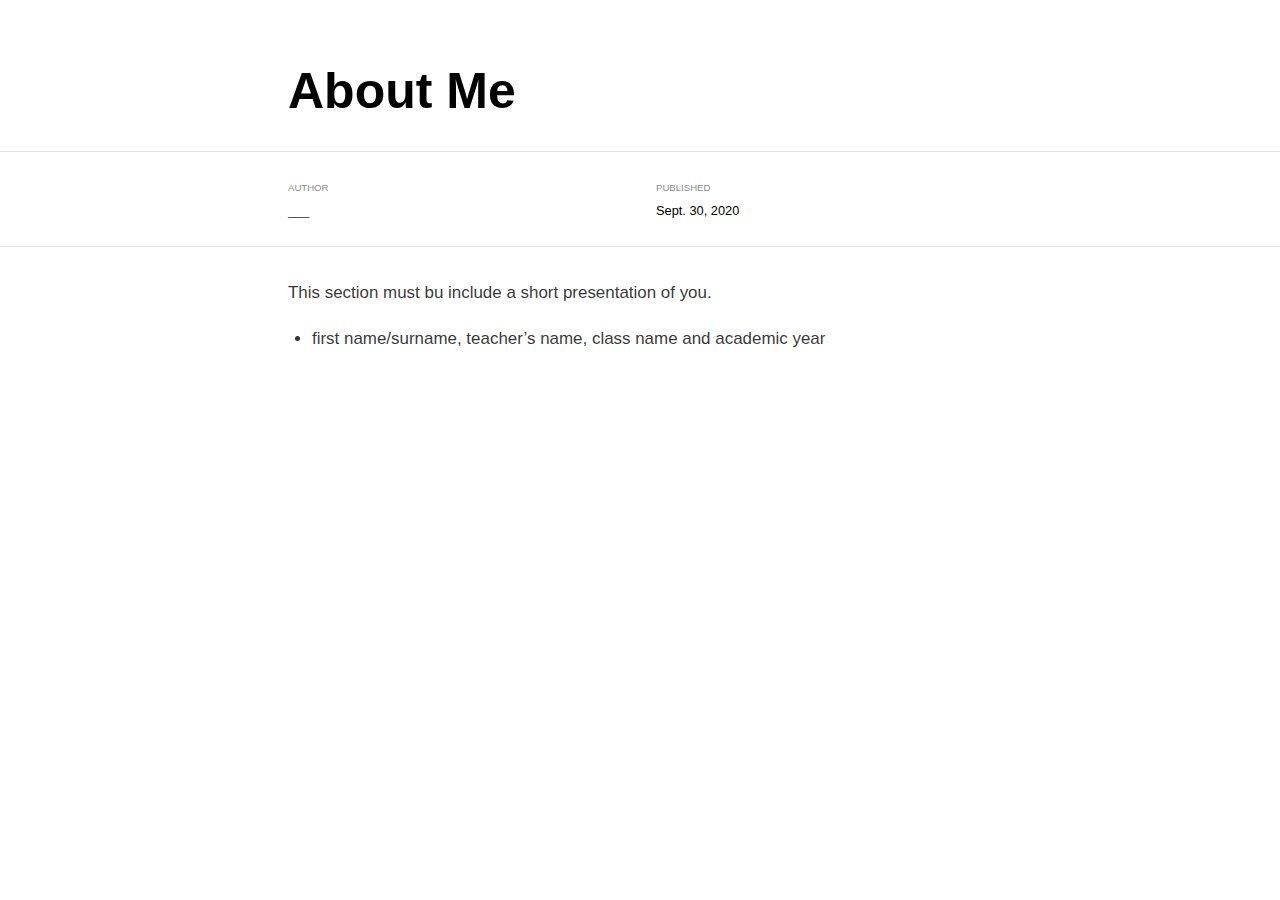
<file: _posts/about/about.html>
<!DOCTYPE html>

<html xmlns="http://www.w3.org/1999/xhtml" lang xml:lang>

<head>
  <meta charset="utf-8" />
  <meta name="viewport" content="width=device-width, initial-scale=1" />
  <meta http-equiv="X-UA-Compatible" content="IE=Edge,chrome=1" />
  <meta name="generator" content="distill" />

  <style type="text/css">
  /* Hide doc at startup (prevent jankiness while JS renders/transforms) */
  body {
    visibility: hidden;
  }
  </style>

 <!--radix_placeholder_import_source-->
 <!--/radix_placeholder_import_source-->

  <!--radix_placeholder_meta_tags-->
  <title>About Me</title>
  
  
  
  <!--  https://schema.org/Article -->
  <meta property="article:published" itemprop="datePublished" content="2020-10-01" />
  <meta property="article:created" itemprop="dateCreated" content="2020-10-01" />
  <meta name="article:author" content="___" />
  
  <!--  https://developers.facebook.com/docs/sharing/webmasters#markup -->
  <meta property="og:title" content="About Me" />
  <meta property="og:type" content="article" />
  <meta property="og:locale" content="en_US" />
  
  <!--  https://dev.twitter.com/cards/types/summary -->
  <meta property="twitter:card" content="summary" />
  <meta property="twitter:title" content="About Me" />
  
  <!--/radix_placeholder_meta_tags-->
  <!--radix_placeholder_rmarkdown_metadata-->
  
  <script type="text/json" id="radix-rmarkdown-metadata">
  {"type":"list","attributes":{"names":{"type":"character","attributes":{},"value":["title","author","date","output"]}},"value":[{"type":"character","attributes":{},"value":["About Me"]},{"type":"list","attributes":{},"value":[{"type":"list","attributes":{"names":{"type":"character","attributes":{},"value":["name"]}},"value":[{"type":"character","attributes":{},"value":["___"]}]}]},{"type":"character","attributes":{},"value":["2020-10-01"]},{"type":"character","attributes":{},"value":["distill::distill_article"]}]}
  </script>
  <!--/radix_placeholder_rmarkdown_metadata-->
  
  <script type="text/json" id="radix-resource-manifest">
  {"type":"list","attributes":{},"value":[]}
  </script>
  <!--radix_placeholder_navigation_in_header-->
  <!--/radix_placeholder_navigation_in_header-->
  <!--radix_placeholder_distill-->
  
  <style type="text/css">
  
  body {
    background-color: white;
  }
  
  .pandoc-table {
    width: 100%;
  }
  
  .pandoc-table>caption {
    margin-bottom: 10px;
  }
  
  .pandoc-table th:not([align]) {
    text-align: left;
  }
  
  .pagedtable-footer {
    font-size: 15px;
  }
  
  .html-widget {
    margin-bottom: 2.0em;
  }
  
  .l-screen-inset {
    padding-right: 16px;
  }
  
  .l-screen .caption {
    margin-left: 10px;
  }
  
  .shaded {
    background: rgb(247, 247, 247);
    padding-top: 20px;
    padding-bottom: 20px;
    border-top: 1px solid rgba(0, 0, 0, 0.1);
    border-bottom: 1px solid rgba(0, 0, 0, 0.1);
  }
  
  .shaded .html-widget {
    margin-bottom: 0;
    border: 1px solid rgba(0, 0, 0, 0.1);
  }
  
  .shaded .shaded-content {
    background: white;
  }
  
  .text-output {
    margin-top: 0;
    line-height: 1.5em;
  }
  
  .hidden {
    display: none !important;
  }
  
  d-article {
    padding-bottom: 30px;
  }
  
  d-appendix {
    padding-top: 30px;
  }
  
  d-article>p>img {
    width: 100%;
  }
  
  d-article iframe {
    border: 1px solid rgba(0, 0, 0, 0.1);
    margin-bottom: 2.0em;
    width: 100%;
  }
  
  figure img.external {
    background: white;
    border: 1px solid rgba(0, 0, 0, 0.1);
    box-shadow: 0 1px 8px rgba(0, 0, 0, 0.1);
    padding: 18px;
    box-sizing: border-box;
  }
  
  /* CSS for table of contents */
  
  .d-toc {
    color: rgba(0,0,0,0.8);
    font-size: 0.8em;
    line-height: 1em;
  }
  
  .d-toc-header {
    font-size: 0.6rem;
    font-weight: 400;
    color: rgba(0, 0, 0, 0.5);
    text-transform: uppercase;
    margin-top: 0;
    margin-bottom: 1.3em;
  }
  
  .d-toc a {
    border-bottom: none;
  }
  
  .d-toc ul {
    padding-left: 0;
  }
  
  .d-toc li>ul {
    padding-top: 0.8em;
    padding-left: 16px;
    margin-bottom: 0.6em;
  }
  
  .d-toc ul,
  .d-toc li {
    list-style-type: none;
  }
  
  .d-toc li {
    margin-bottom: 0.9em;
  }
  
  .d-toc-separator {
    margin-top: 20px;
    margin-bottom: 2em;
  }
  
  .d-article-with-toc {
    border-top: none;
    padding-top: 0;
  }
  
  
  
  /* Tweak code blocks (note that this CSS is repeated above in an injection
     into the d-code shadow dom) */
  
  d-code {
    overflow-x: auto !important;
  }
  
  pre.d-code code.d-code {
    padding-left: 10px;
    font-size: 12px;
    border-left: 2px solid rgba(0,0,0,0.1);
  }
  
  pre.text-output {
  
    font-size: 12px;
    color: black;
    background: none;
    font-family: Consolas, Monaco, 'Andale Mono', 'Ubuntu Mono', monospace;
    text-align: left;
    white-space: pre;
    word-spacing: normal;
    word-break: normal;
    word-wrap: normal;
    line-height: 1.5;
  
    -moz-tab-size: 4;
    -o-tab-size: 4;
    tab-size: 4;
  
    -webkit-hyphens: none;
    -moz-hyphens: none;
    -ms-hyphens: none;
    hyphens: none;
  }
  
  @media(min-width: 768px) {
  
  d-code {
    overflow-x: visible !important;
  }
  
  pre.d-code code.d-code  {
      padding-left: 18px;
      font-size: 14px;
  }
  pre.text-output {
    font-size: 14px;
  }
  }
  
  /* Figure */
  
  .figure {
    position: relative;
    margin-bottom: 2.5em;
    margin-top: 1.5em;
  }
  
  .figure img {
    width: 100%;
  }
  
  .figure .caption {
    color: rgba(0, 0, 0, 0.6);
    font-size: 12px;
    line-height: 1.5em;
  }
  
  .figure img.external {
    background: white;
    border: 1px solid rgba(0, 0, 0, 0.1);
    box-shadow: 0 1px 8px rgba(0, 0, 0, 0.1);
    padding: 18px;
    box-sizing: border-box;
  }
  
  .figure .caption a {
    color: rgba(0, 0, 0, 0.6);
  }
  
  .figure .caption b,
  .figure .caption strong, {
    font-weight: 600;
    color: rgba(0, 0, 0, 1.0);
  }
  
  
  
  /* Tweak 1000px media break to show more text */
  
  @media(min-width: 1000px) {
    .base-grid,
    distill-header,
    d-title,
    d-abstract,
    d-article,
    d-appendix,
    distill-appendix,
    d-byline,
    d-footnote-list,
    d-citation-list,
    distill-footer {
      grid-template-columns: [screen-start] 1fr [page-start kicker-start] 80px [middle-start] 50px [text-start kicker-end] 65px 65px 65px 65px 65px 65px 65px 65px [text-end gutter-start] 65px [middle-end] 65px [page-end gutter-end] 1fr [screen-end];
      grid-column-gap: 16px;
    }
  
    .grid {
      grid-column-gap: 16px;
    }
  
    d-article {
      font-size: 1.06rem;
      line-height: 1.7em;
    }
    figure .caption, .figure .caption, figure figcaption {
      font-size: 13px;
    }
  }
  
  @media(min-width: 1180px) {
    .base-grid,
    distill-header,
    d-title,
    d-abstract,
    d-article,
    d-appendix,
    distill-appendix,
    d-byline,
    d-footnote-list,
    d-citation-list,
    distill-footer {
      grid-template-columns: [screen-start] 1fr [page-start kicker-start] 60px [middle-start] 60px [text-start kicker-end] 60px 60px 60px 60px 60px 60px 60px 60px [text-end gutter-start] 60px [middle-end] 60px [page-end gutter-end] 1fr [screen-end];
      grid-column-gap: 32px;
    }
  
    .grid {
      grid-column-gap: 32px;
    }
  }
  
  
  /* Get the citation styles for the appendix (not auto-injected on render since
     we do our own rendering of the citation appendix) */
  
  d-appendix .citation-appendix,
  .d-appendix .citation-appendix {
    font-size: 11px;
    line-height: 15px;
    border-left: 1px solid rgba(0, 0, 0, 0.1);
    padding-left: 18px;
    border: 1px solid rgba(0,0,0,0.1);
    background: rgba(0, 0, 0, 0.02);
    padding: 10px 18px;
    border-radius: 3px;
    color: rgba(150, 150, 150, 1);
    overflow: hidden;
    margin-top: -12px;
    white-space: pre-wrap;
    word-wrap: break-word;
  }
  
  
  /* Social footer */
  
  .social_footer {
    margin-top: 30px;
    margin-bottom: 0;
    color: rgba(0,0,0,0.67);
  }
  
  .disqus-comments {
    margin-right: 30px;
  }
  
  .disqus-comment-count {
    border-bottom: 1px solid rgba(0, 0, 0, 0.4);
    cursor: pointer;
  }
  
  #disqus_thread {
    margin-top: 30px;
  }
  
  .article-sharing a {
    border-bottom: none;
    margin-right: 8px;
  }
  
  .article-sharing a:hover {
    border-bottom: none;
  }
  
  .sidebar-section.subscribe {
    font-size: 12px;
    line-height: 1.6em;
  }
  
  .subscribe p {
    margin-bottom: 0.5em;
  }
  
  
  .article-footer .subscribe {
    font-size: 15px;
    margin-top: 45px;
  }
  
  
  /* Improve display for browsers without grid (IE/Edge <= 15) */
  
  .downlevel {
    line-height: 1.6em;
    font-family: -apple-system, BlinkMacSystemFont, "Segoe UI", Roboto, Oxygen, Ubuntu, Cantarell, "Fira Sans", "Droid Sans", "Helvetica Neue", Arial, sans-serif;
    margin: 0;
  }
  
  .downlevel .d-title {
    padding-top: 6rem;
    padding-bottom: 1.5rem;
  }
  
  .downlevel .d-title h1 {
    font-size: 50px;
    font-weight: 700;
    line-height: 1.1em;
    margin: 0 0 0.5rem;
  }
  
  .downlevel .d-title p {
    font-weight: 300;
    font-size: 1.2rem;
    line-height: 1.55em;
    margin-top: 0;
  }
  
  .downlevel .d-byline {
    padding-top: 0.8em;
    padding-bottom: 0.8em;
    font-size: 0.8rem;
    line-height: 1.8em;
  }
  
  .downlevel .section-separator {
    border: none;
    border-top: 1px solid rgba(0, 0, 0, 0.1);
  }
  
  .downlevel .d-article {
    font-size: 1.06rem;
    line-height: 1.7em;
    padding-top: 1rem;
    padding-bottom: 2rem;
  }
  
  
  .downlevel .d-appendix {
    padding-left: 0;
    padding-right: 0;
    max-width: none;
    font-size: 0.8em;
    line-height: 1.7em;
    margin-bottom: 0;
    color: rgba(0,0,0,0.5);
    padding-top: 40px;
    padding-bottom: 48px;
  }
  
  .downlevel .footnotes ol {
    padding-left: 13px;
  }
  
  .downlevel .base-grid,
  .downlevel .distill-header,
  .downlevel .d-title,
  .downlevel .d-abstract,
  .downlevel .d-article,
  .downlevel .d-appendix,
  .downlevel .distill-appendix,
  .downlevel .d-byline,
  .downlevel .d-footnote-list,
  .downlevel .d-citation-list,
  .downlevel .distill-footer,
  .downlevel .appendix-bottom,
  .downlevel .posts-container {
    padding-left: 40px;
    padding-right: 40px;
  }
  
  @media(min-width: 768px) {
    .downlevel .base-grid,
    .downlevel .distill-header,
    .downlevel .d-title,
    .downlevel .d-abstract,
    .downlevel .d-article,
    .downlevel .d-appendix,
    .downlevel .distill-appendix,
    .downlevel .d-byline,
    .downlevel .d-footnote-list,
    .downlevel .d-citation-list,
    .downlevel .distill-footer,
    .downlevel .appendix-bottom,
    .downlevel .posts-container {
    padding-left: 150px;
    padding-right: 150px;
    max-width: 900px;
  }
  }
  
  .downlevel pre code {
    display: block;
    border-left: 2px solid rgba(0, 0, 0, .1);
    padding: 0 0 0 20px;
    font-size: 14px;
  }
  
  .downlevel code, .downlevel pre {
    color: black;
    background: none;
    font-family: Consolas, Monaco, 'Andale Mono', 'Ubuntu Mono', monospace;
    text-align: left;
    white-space: pre;
    word-spacing: normal;
    word-break: normal;
    word-wrap: normal;
    line-height: 1.5;
  
    -moz-tab-size: 4;
    -o-tab-size: 4;
    tab-size: 4;
  
    -webkit-hyphens: none;
    -moz-hyphens: none;
    -ms-hyphens: none;
    hyphens: none;
  }
  
  </style>
  
  <script type="application/javascript">
  
  function is_downlevel_browser() {
    if (bowser.isUnsupportedBrowser({ msie: "12", msedge: "16"},
                                   window.navigator.userAgent)) {
      return true;
    } else {
      return window.load_distill_framework === undefined;
    }
  }
  
  // show body when load is complete
  function on_load_complete() {
  
    // set body to visible
    document.body.style.visibility = 'visible';
  
    // force redraw for leaflet widgets
    if (window.HTMLWidgets) {
      var maps = window.HTMLWidgets.findAll(".leaflet");
      $.each(maps, function(i, el) {
        var map = this.getMap();
        map.invalidateSize();
        map.eachLayer(function(layer) {
          if (layer instanceof L.TileLayer)
            layer.redraw();
        });
      });
    }
  
    // trigger 'shown' so htmlwidgets resize
    $('d-article').trigger('shown');
  }
  
  function init_distill() {
  
    init_common();
  
    // create front matter
    var front_matter = $('<d-front-matter></d-front-matter>');
    $('#distill-front-matter').wrap(front_matter);
  
    // create d-title
    $('.d-title').changeElementType('d-title');
  
    // create d-byline
    var byline = $('<d-byline></d-byline>');
    $('.d-byline').replaceWith(byline);
  
    // create d-article
    var article = $('<d-article></d-article>');
    $('.d-article').wrap(article).children().unwrap();
  
    // move posts container into article
    $('.posts-container').appendTo($('d-article'));
  
    // create d-appendix
    $('.d-appendix').changeElementType('d-appendix');
  
    // create d-bibliography
    var bibliography = $('<d-bibliography></d-bibliography>');
    $('#distill-bibliography').wrap(bibliography);
  
    // flag indicating that we have appendix items
    var appendix = $('.appendix-bottom').children('h3').length > 0;
  
    // replace citations with <d-cite>
    $('.citation').each(function(i, val) {
      appendix = true;
      var cites = $(this).attr('data-cites').split(" ");
      var dt_cite = $('<d-cite></d-cite>');
      dt_cite.attr('key', cites.join());
      $(this).replaceWith(dt_cite);
    });
    // remove refs
    $('#refs').remove();
  
    // replace footnotes with <d-footnote>
    $('.footnote-ref').each(function(i, val) {
      appendix = true;
      var href = $(this).attr('href');
      var id = href.replace('#', '');
      var fn = $('#' + id);
      var fn_p = $('#' + id + '>p');
      fn_p.find('.footnote-back').remove();
      var text = fn_p.html();
      var dtfn = $('<d-footnote></d-footnote>');
      dtfn.html(text);
      $(this).replaceWith(dtfn);
    });
    // remove footnotes
    $('.footnotes').remove();
  
    $('h1.appendix, h2.appendix').each(function(i, val) {
      $(this).changeElementType('h3');
    });
    $('h3.appendix').each(function(i, val) {
      var id = $(this).attr('id');
      $('.d-toc a[href="#' + id + '"]').parent().remove();
      appendix = true;
      $(this).nextUntil($('h1, h2, h3')).addBack().appendTo($('d-appendix'));
    });
  
    // show d-appendix if we have appendix content
    $("d-appendix").css('display', appendix ? 'grid' : 'none');
  
    // replace code blocks with d-code
    $('pre>code').each(function(i, val) {
      var code = $(this);
      var pre = code.parent();
      var clz = "";
      var language = pre.attr('class');
      if (language) {
        // map unknown languages to "clike" (without this they just dissapear)
        if ($.inArray(language, ["bash", "clike", "css", "go", "html",
                                 "javascript", "js", "julia", "lua", "markdown",
                                 "markup", "mathml", "python", "svg", "xml"]) == -1)
          language = "clike";
        language = ' language="' + language + '"';
        var dt_code = $('<d-code block' + language + clz + '></d-code>');
        dt_code.text(code.text());
        pre.replaceWith(dt_code);
      } else {
        code.addClass('text-output').unwrap().changeElementType('pre');
      }
    });
  
    // localize layout chunks to just output
    $('.layout-chunk').each(function(i, val) {
  
      // capture layout
      var layout = $(this).attr('data-layout');
  
      // apply layout to markdown level block elements
      var elements = $(this).children().not('d-code, pre.text-output, script');
      elements.each(function(i, el) {
        var layout_div = $('<div class="' + layout + '"></div>');
        if (layout_div.hasClass('shaded')) {
          var shaded_content = $('<div class="shaded-content"></div>');
          $(this).wrap(shaded_content);
          $(this).parent().wrap(layout_div);
        } else {
          $(this).wrap(layout_div);
        }
      });
  
  
      // unwrap the layout-chunk div
      $(this).children().unwrap();
    });
  
    // load distill framework
    load_distill_framework();
  
    // wait for window.distillRunlevel == 4 to do post processing
    function distill_post_process() {
  
      if (!window.distillRunlevel || window.distillRunlevel < 4)
        return;
  
      // hide author/affiliations entirely if we have no authors
      var front_matter = JSON.parse($("#distill-front-matter").html());
      var have_authors = front_matter.authors && front_matter.authors.length > 0;
      if (!have_authors)
        $('d-byline').addClass('hidden');
  
      // table of contents
      if (have_authors) // adjust border if we are in authors
        $('.d-toc').parent().addClass('d-article-with-toc');
  
      // strip links that point to #
      $('.authors-affiliations').find('a[href="#"]').removeAttr('href');
  
      // hide elements of author/affiliations grid that have no value
      function hide_byline_column(caption) {
        $('d-byline').find('h3:contains("' + caption + '")').parent().css('visibility', 'hidden');
      }
  
      // affiliations
      var have_affiliations = false;
      for (var i = 0; i<front_matter.authors.length; ++i) {
        var author = front_matter.authors[i];
        if (author.affiliation !== "&nbsp;") {
          have_affiliations = true;
          break;
        }
      }
      if (!have_affiliations)
        $('d-byline').find('h3:contains("Affiliations")').css('visibility', 'hidden');
  
      // published date
      if (!front_matter.publishedDate)
        hide_byline_column("Published");
  
      // document object identifier
      var doi = $('d-byline').find('h3:contains("DOI")');
      var doi_p = doi.next().empty();
      if (!front_matter.doi) {
        // if we have a citation and valid citationText then link to that
        if ($('#citation').length > 0 && front_matter.citationText) {
          doi.html('Citation');
          $('<a href="#citation"></a>')
            .text(front_matter.citationText)
            .appendTo(doi_p);
        } else {
          hide_byline_column("DOI");
        }
      } else {
        $('<a></a>')
           .attr('href', "https://doi.org/" + front_matter.doi)
           .html(front_matter.doi)
           .appendTo(doi_p);
      }
  
       // change plural form of authors/affiliations
      if (front_matter.authors.length === 1) {
        var grid = $('.authors-affiliations');
        grid.children('h3:contains("Authors")').text('Author');
        grid.children('h3:contains("Affiliations")').text('Affiliation');
      }
  
      // inject pre code styles (can't do this with a global stylesheet b/c a shadow root is used)
      $('d-code').each(function(i, val) {
        var style = document.createElement('style');
        style.innerHTML = 'pre code { padding-left: 10px; font-size: 12px; border-left: 2px solid rgba(0,0,0,0.1); } ' +
                          '@media(min-width: 768px) { pre code { padding-left: 18px; font-size: 14px; } }';
        if (this.shadowRoot)
          this.shadowRoot.appendChild(style);
      });
  
      // move appendix-bottom entries to the bottom
      $('.appendix-bottom').appendTo('d-appendix').children().unwrap();
      $('.appendix-bottom').remove();
  
      // clear polling timer
      clearInterval(tid);
  
      // show body now that everything is ready
      on_load_complete();
    }
  
    var tid = setInterval(distill_post_process, 50);
    distill_post_process();
  
  }
  
  function init_downlevel() {
  
    init_common();
  
     // insert hr after d-title
    $('.d-title').after($('<hr class="section-separator"/>'));
  
    // check if we have authors
    var front_matter = JSON.parse($("#distill-front-matter").html());
    var have_authors = front_matter.authors && front_matter.authors.length > 0;
  
    // manage byline/border
    if (!have_authors)
      $('.d-byline').remove();
    $('.d-byline').after($('<hr class="section-separator"/>'));
    $('.d-byline a').remove();
  
    // remove toc
    $('.d-toc-header').remove();
    $('.d-toc').remove();
    $('.d-toc-separator').remove();
  
    // move appendix elements
    $('h1.appendix, h2.appendix').each(function(i, val) {
      $(this).changeElementType('h3');
    });
    $('h3.appendix').each(function(i, val) {
      $(this).nextUntil($('h1, h2, h3')).addBack().appendTo($('.d-appendix'));
    });
  
  
    // inject headers into references and footnotes
    var refs_header = $('<h3></h3>');
    refs_header.text('References');
    $('#refs').prepend(refs_header);
  
    var footnotes_header = $('<h3></h3');
    footnotes_header.text('Footnotes');
    $('.footnotes').children('hr').first().replaceWith(footnotes_header);
  
    // move appendix-bottom entries to the bottom
    $('.appendix-bottom').appendTo('.d-appendix').children().unwrap();
    $('.appendix-bottom').remove();
  
    // remove appendix if it's empty
    if ($('.d-appendix').children().length === 0)
      $('.d-appendix').remove();
  
    // prepend separator above appendix
    $('.d-appendix').before($('<hr class="section-separator" style="clear: both"/>'));
  
    // trim code
    $('pre>code').each(function(i, val) {
      $(this).html($.trim($(this).html()));
    });
  
    // move posts-container right before article
    $('.posts-container').insertBefore($('.d-article'));
  
    $('body').addClass('downlevel');
  
    on_load_complete();
  }
  
  
  function init_common() {
  
    // jquery plugin to change element types
    (function($) {
      $.fn.changeElementType = function(newType) {
        var attrs = {};
  
        $.each(this[0].attributes, function(idx, attr) {
          attrs[attr.nodeName] = attr.nodeValue;
        });
  
        this.replaceWith(function() {
          return $("<" + newType + "/>", attrs).append($(this).contents());
        });
      };
    })(jQuery);
  
    // prevent underline for linked images
    $('a > img').parent().css({'border-bottom' : 'none'});
  
    // mark non-body figures created by knitr chunks as 100% width
    $('.layout-chunk').each(function(i, val) {
      var figures = $(this).find('img, .html-widget');
      if ($(this).attr('data-layout') !== "l-body") {
        figures.css('width', '100%');
      } else {
        figures.css('max-width', '100%');
        figures.filter("[width]").each(function(i, val) {
          var fig = $(this);
          fig.css('width', fig.attr('width') + 'px');
        });
  
      }
    });
  
    // auto-append index.html to post-preview links in file: protocol
    // and in rstudio ide preview
    $('.post-preview').each(function(i, val) {
      if (window.location.protocol === "file:")
        $(this).attr('href', $(this).attr('href') + "index.html");
    });
  
    // get rid of index.html references in header
    if (window.location.protocol !== "file:") {
      $('.distill-site-header a[href]').each(function(i,val) {
        $(this).attr('href', $(this).attr('href').replace("index.html", "./"));
      });
    }
  
    // add class to pandoc style tables
    $('tr.header').parent('thead').parent('table').addClass('pandoc-table');
    $('.kable-table').children('table').addClass('pandoc-table');
  
    // add figcaption style to table captions
    $('caption').parent('table').addClass("figcaption");
  
    // initialize posts list
    if (window.init_posts_list)
      window.init_posts_list();
  
    // implmement disqus comment link
    $('.disqus-comment-count').click(function() {
      window.headroom_prevent_pin = true;
      $('#disqus_thread').toggleClass('hidden');
      if (!$('#disqus_thread').hasClass('hidden')) {
        var offset = $(this).offset();
        $(window).resize();
        $('html, body').animate({
          scrollTop: offset.top - 35
        });
      }
    });
  }
  
  document.addEventListener('DOMContentLoaded', function() {
    if (is_downlevel_browser())
      init_downlevel();
    else
      window.addEventListener('WebComponentsReady', init_distill);
  });
  
  </script>
  
  <!--/radix_placeholder_distill-->
  <script>/*! jQuery v1.11.3 | (c) 2005, 2015 jQuery Foundation, Inc. | jquery.org/license */
!function(a,b){"object"==typeof module&&"object"==typeof module.exports?module.exports=a.document?b(a,!0):function(a){if(!a.document)throw new Error("jQuery requires a window with a document");return b(a)}:b(a)}("undefined"!=typeof window?window:this,function(a,b){var c=[],d=c.slice,e=c.concat,f=c.push,g=c.indexOf,h={},i=h.toString,j=h.hasOwnProperty,k={},l="1.11.3",m=function(a,b){return new m.fn.init(a,b)},n=/^[\s\uFEFF\xA0]+|[\s\uFEFF\xA0]+$/g,o=/^-ms-/,p=/-([\da-z])/gi,q=function(a,b){return b.toUpperCase()};m.fn=m.prototype={jquery:l,constructor:m,selector:"",length:0,toArray:function(){return d.call(this)},get:function(a){return null!=a?0>a?this[a+this.length]:this[a]:d.call(this)},pushStack:function(a){var b=m.merge(this.constructor(),a);return b.prevObject=this,b.context=this.context,b},each:function(a,b){return m.each(this,a,b)},map:function(a){return this.pushStack(m.map(this,function(b,c){return a.call(b,c,b)}))},slice:function(){return this.pushStack(d.apply(this,arguments))},first:function(){return this.eq(0)},last:function(){return this.eq(-1)},eq:function(a){var b=this.length,c=+a+(0>a?b:0);return this.pushStack(c>=0&&b>c?[this[c]]:[])},end:function(){return this.prevObject||this.constructor(null)},push:f,sort:c.sort,splice:c.splice},m.extend=m.fn.extend=function(){var a,b,c,d,e,f,g=arguments[0]||{},h=1,i=arguments.length,j=!1;for("boolean"==typeof g&&(j=g,g=arguments[h]||{},h++),"object"==typeof g||m.isFunction(g)||(g={}),h===i&&(g=this,h--);i>h;h++)if(null!=(e=arguments[h]))for(d in e)a=g[d],c=e[d],g!==c&&(j&&c&&(m.isPlainObject(c)||(b=m.isArray(c)))?(b?(b=!1,f=a&&m.isArray(a)?a:[]):f=a&&m.isPlainObject(a)?a:{},g[d]=m.extend(j,f,c)):void 0!==c&&(g[d]=c));return g},m.extend({expando:"jQuery"+(l+Math.random()).replace(/\D/g,""),isReady:!0,error:function(a){throw new Error(a)},noop:function(){},isFunction:function(a){return"function"===m.type(a)},isArray:Array.isArray||function(a){return"array"===m.type(a)},isWindow:function(a){return null!=a&&a==a.window},isNumeric:function(a){return!m.isArray(a)&&a-parseFloat(a)+1>=0},isEmptyObject:function(a){var b;for(b in a)return!1;return!0},isPlainObject:function(a){var b;if(!a||"object"!==m.type(a)||a.nodeType||m.isWindow(a))return!1;try{if(a.constructor&&!j.call(a,"constructor")&&!j.call(a.constructor.prototype,"isPrototypeOf"))return!1}catch(c){return!1}if(k.ownLast)for(b in a)return j.call(a,b);for(b in a);return void 0===b||j.call(a,b)},type:function(a){return null==a?a+"":"object"==typeof a||"function"==typeof a?h[i.call(a)]||"object":typeof a},globalEval:function(b){b&&m.trim(b)&&(a.execScript||function(b){a.eval.call(a,b)})(b)},camelCase:function(a){return a.replace(o,"ms-").replace(p,q)},nodeName:function(a,b){return a.nodeName&&a.nodeName.toLowerCase()===b.toLowerCase()},each:function(a,b,c){var d,e=0,f=a.length,g=r(a);if(c){if(g){for(;f>e;e++)if(d=b.apply(a[e],c),d===!1)break}else for(e in a)if(d=b.apply(a[e],c),d===!1)break}else if(g){for(;f>e;e++)if(d=b.call(a[e],e,a[e]),d===!1)break}else for(e in a)if(d=b.call(a[e],e,a[e]),d===!1)break;return a},trim:function(a){return null==a?"":(a+"").replace(n,"")},makeArray:function(a,b){var c=b||[];return null!=a&&(r(Object(a))?m.merge(c,"string"==typeof a?[a]:a):f.call(c,a)),c},inArray:function(a,b,c){var d;if(b){if(g)return g.call(b,a,c);for(d=b.length,c=c?0>c?Math.max(0,d+c):c:0;d>c;c++)if(c in b&&b[c]===a)return c}return-1},merge:function(a,b){var c=+b.length,d=0,e=a.length;while(c>d)a[e++]=b[d++];if(c!==c)while(void 0!==b[d])a[e++]=b[d++];return a.length=e,a},grep:function(a,b,c){for(var d,e=[],f=0,g=a.length,h=!c;g>f;f++)d=!b(a[f],f),d!==h&&e.push(a[f]);return e},map:function(a,b,c){var d,f=0,g=a.length,h=r(a),i=[];if(h)for(;g>f;f++)d=b(a[f],f,c),null!=d&&i.push(d);else for(f in a)d=b(a[f],f,c),null!=d&&i.push(d);return e.apply([],i)},guid:1,proxy:function(a,b){var c,e,f;return"string"==typeof b&&(f=a[b],b=a,a=f),m.isFunction(a)?(c=d.call(arguments,2),e=function(){return a.apply(b||this,c.concat(d.call(arguments)))},e.guid=a.guid=a.guid||m.guid++,e):void 0},now:function(){return+new Date},support:k}),m.each("Boolean Number String Function Array Date RegExp Object Error".split(" "),function(a,b){h["[object "+b+"]"]=b.toLowerCase()});function r(a){var b="length"in a&&a.length,c=m.type(a);return"function"===c||m.isWindow(a)?!1:1===a.nodeType&&b?!0:"array"===c||0===b||"number"==typeof b&&b>0&&b-1 in a}var s=function(a){var b,c,d,e,f,g,h,i,j,k,l,m,n,o,p,q,r,s,t,u="sizzle"+1*new Date,v=a.document,w=0,x=0,y=ha(),z=ha(),A=ha(),B=function(a,b){return a===b&&(l=!0),0},C=1<<31,D={}.hasOwnProperty,E=[],F=E.pop,G=E.push,H=E.push,I=E.slice,J=function(a,b){for(var c=0,d=a.length;d>c;c++)if(a[c]===b)return c;return-1},K="checked|selected|async|autofocus|autoplay|controls|defer|disabled|hidden|ismap|loop|multiple|open|readonly|required|scoped",L="[\\x20\\t\\r\\n\\f]",M="(?:\\\\.|[\\w-]|[^\\x00-\\xa0])+",N=M.replace("w","w#"),O="\\["+L+"*("+M+")(?:"+L+"*([*^$|!~]?=)"+L+"*(?:'((?:\\\\.|[^\\\\'])*)'|\"((?:\\\\.|[^\\\\\"])*)\"|("+N+"))|)"+L+"*\\]",P=":("+M+")(?:\\((('((?:\\\\.|[^\\\\'])*)'|\"((?:\\\\.|[^\\\\\"])*)\")|((?:\\\\.|[^\\\\()[\\]]|"+O+")*)|.*)\\)|)",Q=new RegExp(L+"+","g"),R=new RegExp("^"+L+"+|((?:^|[^\\\\])(?:\\\\.)*)"+L+"+$","g"),S=new RegExp("^"+L+"*,"+L+"*"),T=new RegExp("^"+L+"*([>+~]|"+L+")"+L+"*"),U=new RegExp("="+L+"*([^\\]'\"]*?)"+L+"*\\]","g"),V=new RegExp(P),W=new RegExp("^"+N+"$"),X={ID:new RegExp("^#("+M+")"),CLASS:new RegExp("^\\.("+M+")"),TAG:new RegExp("^("+M.replace("w","w*")+")"),ATTR:new RegExp("^"+O),PSEUDO:new RegExp("^"+P),CHILD:new RegExp("^:(only|first|last|nth|nth-last)-(child|of-type)(?:\\("+L+"*(even|odd|(([+-]|)(\\d*)n|)"+L+"*(?:([+-]|)"+L+"*(\\d+)|))"+L+"*\\)|)","i"),bool:new RegExp("^(?:"+K+")$","i"),needsContext:new RegExp("^"+L+"*[>+~]|:(even|odd|eq|gt|lt|nth|first|last)(?:\\("+L+"*((?:-\\d)?\\d*)"+L+"*\\)|)(?=[^-]|$)","i")},Y=/^(?:input|select|textarea|button)$/i,Z=/^h\d$/i,$=/^[^{]+\{\s*\[native \w/,_=/^(?:#([\w-]+)|(\w+)|\.([\w-]+))$/,aa=/[+~]/,ba=/'|\\/g,ca=new RegExp("\\\\([\\da-f]{1,6}"+L+"?|("+L+")|.)","ig"),da=function(a,b,c){var d="0x"+b-65536;return d!==d||c?b:0>d?String.fromCharCode(d+65536):String.fromCharCode(d>>10|55296,1023&d|56320)},ea=function(){m()};try{H.apply(E=I.call(v.childNodes),v.childNodes),E[v.childNodes.length].nodeType}catch(fa){H={apply:E.length?function(a,b){G.apply(a,I.call(b))}:function(a,b){var c=a.length,d=0;while(a[c++]=b[d++]);a.length=c-1}}}function ga(a,b,d,e){var f,h,j,k,l,o,r,s,w,x;if((b?b.ownerDocument||b:v)!==n&&m(b),b=b||n,d=d||[],k=b.nodeType,"string"!=typeof a||!a||1!==k&&9!==k&&11!==k)return d;if(!e&&p){if(11!==k&&(f=_.exec(a)))if(j=f[1]){if(9===k){if(h=b.getElementById(j),!h||!h.parentNode)return d;if(h.id===j)return d.push(h),d}else if(b.ownerDocument&&(h=b.ownerDocument.getElementById(j))&&t(b,h)&&h.id===j)return d.push(h),d}else{if(f[2])return H.apply(d,b.getElementsByTagName(a)),d;if((j=f[3])&&c.getElementsByClassName)return H.apply(d,b.getElementsByClassName(j)),d}if(c.qsa&&(!q||!q.test(a))){if(s=r=u,w=b,x=1!==k&&a,1===k&&"object"!==b.nodeName.toLowerCase()){o=g(a),(r=b.getAttribute("id"))?s=r.replace(ba,"\\$&"):b.setAttribute("id",s),s="[id='"+s+"'] ",l=o.length;while(l--)o[l]=s+ra(o[l]);w=aa.test(a)&&pa(b.parentNode)||b,x=o.join(",")}if(x)try{return H.apply(d,w.querySelectorAll(x)),d}catch(y){}finally{r||b.removeAttribute("id")}}}return i(a.replace(R,"$1"),b,d,e)}function ha(){var a=[];function b(c,e){return a.push(c+" ")>d.cacheLength&&delete b[a.shift()],b[c+" "]=e}return b}function ia(a){return a[u]=!0,a}function ja(a){var b=n.createElement("div");try{return!!a(b)}catch(c){return!1}finally{b.parentNode&&b.parentNode.removeChild(b),b=null}}function ka(a,b){var c=a.split("|"),e=a.length;while(e--)d.attrHandle[c[e]]=b}function la(a,b){var c=b&&a,d=c&&1===a.nodeType&&1===b.nodeType&&(~b.sourceIndex||C)-(~a.sourceIndex||C);if(d)return d;if(c)while(c=c.nextSibling)if(c===b)return-1;return a?1:-1}function ma(a){return function(b){var c=b.nodeName.toLowerCase();return"input"===c&&b.type===a}}function na(a){return function(b){var c=b.nodeName.toLowerCase();return("input"===c||"button"===c)&&b.type===a}}function oa(a){return ia(function(b){return b=+b,ia(function(c,d){var e,f=a([],c.length,b),g=f.length;while(g--)c[e=f[g]]&&(c[e]=!(d[e]=c[e]))})})}function pa(a){return a&&"undefined"!=typeof a.getElementsByTagName&&a}c=ga.support={},f=ga.isXML=function(a){var b=a&&(a.ownerDocument||a).documentElement;return b?"HTML"!==b.nodeName:!1},m=ga.setDocument=function(a){var b,e,g=a?a.ownerDocument||a:v;return g!==n&&9===g.nodeType&&g.documentElement?(n=g,o=g.documentElement,e=g.defaultView,e&&e!==e.top&&(e.addEventListener?e.addEventListener("unload",ea,!1):e.attachEvent&&e.attachEvent("onunload",ea)),p=!f(g),c.attributes=ja(function(a){return a.className="i",!a.getAttribute("className")}),c.getElementsByTagName=ja(function(a){return a.appendChild(g.createComment("")),!a.getElementsByTagName("*").length}),c.getElementsByClassName=$.test(g.getElementsByClassName),c.getById=ja(function(a){return o.appendChild(a).id=u,!g.getElementsByName||!g.getElementsByName(u).length}),c.getById?(d.find.ID=function(a,b){if("undefined"!=typeof b.getElementById&&p){var c=b.getElementById(a);return c&&c.parentNode?[c]:[]}},d.filter.ID=function(a){var b=a.replace(ca,da);return function(a){return a.getAttribute("id")===b}}):(delete d.find.ID,d.filter.ID=function(a){var b=a.replace(ca,da);return function(a){var c="undefined"!=typeof a.getAttributeNode&&a.getAttributeNode("id");return c&&c.value===b}}),d.find.TAG=c.getElementsByTagName?function(a,b){return"undefined"!=typeof b.getElementsByTagName?b.getElementsByTagName(a):c.qsa?b.querySelectorAll(a):void 0}:function(a,b){var c,d=[],e=0,f=b.getElementsByTagName(a);if("*"===a){while(c=f[e++])1===c.nodeType&&d.push(c);return d}return f},d.find.CLASS=c.getElementsByClassName&&function(a,b){return p?b.getElementsByClassName(a):void 0},r=[],q=[],(c.qsa=$.test(g.querySelectorAll))&&(ja(function(a){o.appendChild(a).innerHTML="<a id='"+u+"'></a><select id='"+u+"-\f]' msallowcapture=''><option selected=''></option></select>",a.querySelectorAll("[msallowcapture^='']").length&&q.push("[*^$]="+L+"*(?:''|\"\")"),a.querySelectorAll("[selected]").length||q.push("\\["+L+"*(?:value|"+K+")"),a.querySelectorAll("[id~="+u+"-]").length||q.push("~="),a.querySelectorAll(":checked").length||q.push(":checked"),a.querySelectorAll("a#"+u+"+*").length||q.push(".#.+[+~]")}),ja(function(a){var b=g.createElement("input");b.setAttribute("type","hidden"),a.appendChild(b).setAttribute("name","D"),a.querySelectorAll("[name=d]").length&&q.push("name"+L+"*[*^$|!~]?="),a.querySelectorAll(":enabled").length||q.push(":enabled",":disabled"),a.querySelectorAll("*,:x"),q.push(",.*:")})),(c.matchesSelector=$.test(s=o.matches||o.webkitMatchesSelector||o.mozMatchesSelector||o.oMatchesSelector||o.msMatchesSelector))&&ja(function(a){c.disconnectedMatch=s.call(a,"div"),s.call(a,"[s!='']:x"),r.push("!=",P)}),q=q.length&&new RegExp(q.join("|")),r=r.length&&new RegExp(r.join("|")),b=$.test(o.compareDocumentPosition),t=b||$.test(o.contains)?function(a,b){var c=9===a.nodeType?a.documentElement:a,d=b&&b.parentNode;return a===d||!(!d||1!==d.nodeType||!(c.contains?c.contains(d):a.compareDocumentPosition&&16&a.compareDocumentPosition(d)))}:function(a,b){if(b)while(b=b.parentNode)if(b===a)return!0;return!1},B=b?function(a,b){if(a===b)return l=!0,0;var d=!a.compareDocumentPosition-!b.compareDocumentPosition;return d?d:(d=(a.ownerDocument||a)===(b.ownerDocument||b)?a.compareDocumentPosition(b):1,1&d||!c.sortDetached&&b.compareDocumentPosition(a)===d?a===g||a.ownerDocument===v&&t(v,a)?-1:b===g||b.ownerDocument===v&&t(v,b)?1:k?J(k,a)-J(k,b):0:4&d?-1:1)}:function(a,b){if(a===b)return l=!0,0;var c,d=0,e=a.parentNode,f=b.parentNode,h=[a],i=[b];if(!e||!f)return a===g?-1:b===g?1:e?-1:f?1:k?J(k,a)-J(k,b):0;if(e===f)return la(a,b);c=a;while(c=c.parentNode)h.unshift(c);c=b;while(c=c.parentNode)i.unshift(c);while(h[d]===i[d])d++;return d?la(h[d],i[d]):h[d]===v?-1:i[d]===v?1:0},g):n},ga.matches=function(a,b){return ga(a,null,null,b)},ga.matchesSelector=function(a,b){if((a.ownerDocument||a)!==n&&m(a),b=b.replace(U,"='$1']"),!(!c.matchesSelector||!p||r&&r.test(b)||q&&q.test(b)))try{var d=s.call(a,b);if(d||c.disconnectedMatch||a.document&&11!==a.document.nodeType)return d}catch(e){}return ga(b,n,null,[a]).length>0},ga.contains=function(a,b){return(a.ownerDocument||a)!==n&&m(a),t(a,b)},ga.attr=function(a,b){(a.ownerDocument||a)!==n&&m(a);var e=d.attrHandle[b.toLowerCase()],f=e&&D.call(d.attrHandle,b.toLowerCase())?e(a,b,!p):void 0;return void 0!==f?f:c.attributes||!p?a.getAttribute(b):(f=a.getAttributeNode(b))&&f.specified?f.value:null},ga.error=function(a){throw new Error("Syntax error, unrecognized expression: "+a)},ga.uniqueSort=function(a){var b,d=[],e=0,f=0;if(l=!c.detectDuplicates,k=!c.sortStable&&a.slice(0),a.sort(B),l){while(b=a[f++])b===a[f]&&(e=d.push(f));while(e--)a.splice(d[e],1)}return k=null,a},e=ga.getText=function(a){var b,c="",d=0,f=a.nodeType;if(f){if(1===f||9===f||11===f){if("string"==typeof a.textContent)return a.textContent;for(a=a.firstChild;a;a=a.nextSibling)c+=e(a)}else if(3===f||4===f)return a.nodeValue}else while(b=a[d++])c+=e(b);return c},d=ga.selectors={cacheLength:50,createPseudo:ia,match:X,attrHandle:{},find:{},relative:{">":{dir:"parentNode",first:!0}," ":{dir:"parentNode"},"+":{dir:"previousSibling",first:!0},"~":{dir:"previousSibling"}},preFilter:{ATTR:function(a){return a[1]=a[1].replace(ca,da),a[3]=(a[3]||a[4]||a[5]||"").replace(ca,da),"~="===a[2]&&(a[3]=" "+a[3]+" "),a.slice(0,4)},CHILD:function(a){return a[1]=a[1].toLowerCase(),"nth"===a[1].slice(0,3)?(a[3]||ga.error(a[0]),a[4]=+(a[4]?a[5]+(a[6]||1):2*("even"===a[3]||"odd"===a[3])),a[5]=+(a[7]+a[8]||"odd"===a[3])):a[3]&&ga.error(a[0]),a},PSEUDO:function(a){var b,c=!a[6]&&a[2];return X.CHILD.test(a[0])?null:(a[3]?a[2]=a[4]||a[5]||"":c&&V.test(c)&&(b=g(c,!0))&&(b=c.indexOf(")",c.length-b)-c.length)&&(a[0]=a[0].slice(0,b),a[2]=c.slice(0,b)),a.slice(0,3))}},filter:{TAG:function(a){var b=a.replace(ca,da).toLowerCase();return"*"===a?function(){return!0}:function(a){return a.nodeName&&a.nodeName.toLowerCase()===b}},CLASS:function(a){var b=y[a+" "];return b||(b=new RegExp("(^|"+L+")"+a+"("+L+"|$)"))&&y(a,function(a){return b.test("string"==typeof a.className&&a.className||"undefined"!=typeof a.getAttribute&&a.getAttribute("class")||"")})},ATTR:function(a,b,c){return function(d){var e=ga.attr(d,a);return null==e?"!="===b:b?(e+="","="===b?e===c:"!="===b?e!==c:"^="===b?c&&0===e.indexOf(c):"*="===b?c&&e.indexOf(c)>-1:"$="===b?c&&e.slice(-c.length)===c:"~="===b?(" "+e.replace(Q," ")+" ").indexOf(c)>-1:"|="===b?e===c||e.slice(0,c.length+1)===c+"-":!1):!0}},CHILD:function(a,b,c,d,e){var f="nth"!==a.slice(0,3),g="last"!==a.slice(-4),h="of-type"===b;return 1===d&&0===e?function(a){return!!a.parentNode}:function(b,c,i){var j,k,l,m,n,o,p=f!==g?"nextSibling":"previousSibling",q=b.parentNode,r=h&&b.nodeName.toLowerCase(),s=!i&&!h;if(q){if(f){while(p){l=b;while(l=l[p])if(h?l.nodeName.toLowerCase()===r:1===l.nodeType)return!1;o=p="only"===a&&!o&&"nextSibling"}return!0}if(o=[g?q.firstChild:q.lastChild],g&&s){k=q[u]||(q[u]={}),j=k[a]||[],n=j[0]===w&&j[1],m=j[0]===w&&j[2],l=n&&q.childNodes[n];while(l=++n&&l&&l[p]||(m=n=0)||o.pop())if(1===l.nodeType&&++m&&l===b){k[a]=[w,n,m];break}}else if(s&&(j=(b[u]||(b[u]={}))[a])&&j[0]===w)m=j[1];else while(l=++n&&l&&l[p]||(m=n=0)||o.pop())if((h?l.nodeName.toLowerCase()===r:1===l.nodeType)&&++m&&(s&&((l[u]||(l[u]={}))[a]=[w,m]),l===b))break;return m-=e,m===d||m%d===0&&m/d>=0}}},PSEUDO:function(a,b){var c,e=d.pseudos[a]||d.setFilters[a.toLowerCase()]||ga.error("unsupported pseudo: "+a);return e[u]?e(b):e.length>1?(c=[a,a,"",b],d.setFilters.hasOwnProperty(a.toLowerCase())?ia(function(a,c){var d,f=e(a,b),g=f.length;while(g--)d=J(a,f[g]),a[d]=!(c[d]=f[g])}):function(a){return e(a,0,c)}):e}},pseudos:{not:ia(function(a){var b=[],c=[],d=h(a.replace(R,"$1"));return d[u]?ia(function(a,b,c,e){var f,g=d(a,null,e,[]),h=a.length;while(h--)(f=g[h])&&(a[h]=!(b[h]=f))}):function(a,e,f){return b[0]=a,d(b,null,f,c),b[0]=null,!c.pop()}}),has:ia(function(a){return function(b){return ga(a,b).length>0}}),contains:ia(function(a){return a=a.replace(ca,da),function(b){return(b.textContent||b.innerText||e(b)).indexOf(a)>-1}}),lang:ia(function(a){return W.test(a||"")||ga.error("unsupported lang: "+a),a=a.replace(ca,da).toLowerCase(),function(b){var c;do if(c=p?b.lang:b.getAttribute("xml:lang")||b.getAttribute("lang"))return c=c.toLowerCase(),c===a||0===c.indexOf(a+"-");while((b=b.parentNode)&&1===b.nodeType);return!1}}),target:function(b){var c=a.location&&a.location.hash;return c&&c.slice(1)===b.id},root:function(a){return a===o},focus:function(a){return a===n.activeElement&&(!n.hasFocus||n.hasFocus())&&!!(a.type||a.href||~a.tabIndex)},enabled:function(a){return a.disabled===!1},disabled:function(a){return a.disabled===!0},checked:function(a){var b=a.nodeName.toLowerCase();return"input"===b&&!!a.checked||"option"===b&&!!a.selected},selected:function(a){return a.parentNode&&a.parentNode.selectedIndex,a.selected===!0},empty:function(a){for(a=a.firstChild;a;a=a.nextSibling)if(a.nodeType<6)return!1;return!0},parent:function(a){return!d.pseudos.empty(a)},header:function(a){return Z.test(a.nodeName)},input:function(a){return Y.test(a.nodeName)},button:function(a){var b=a.nodeName.toLowerCase();return"input"===b&&"button"===a.type||"button"===b},text:function(a){var b;return"input"===a.nodeName.toLowerCase()&&"text"===a.type&&(null==(b=a.getAttribute("type"))||"text"===b.toLowerCase())},first:oa(function(){return[0]}),last:oa(function(a,b){return[b-1]}),eq:oa(function(a,b,c){return[0>c?c+b:c]}),even:oa(function(a,b){for(var c=0;b>c;c+=2)a.push(c);return a}),odd:oa(function(a,b){for(var c=1;b>c;c+=2)a.push(c);return a}),lt:oa(function(a,b,c){for(var d=0>c?c+b:c;--d>=0;)a.push(d);return a}),gt:oa(function(a,b,c){for(var d=0>c?c+b:c;++d<b;)a.push(d);return a})}},d.pseudos.nth=d.pseudos.eq;for(b in{radio:!0,checkbox:!0,file:!0,password:!0,image:!0})d.pseudos[b]=ma(b);for(b in{submit:!0,reset:!0})d.pseudos[b]=na(b);function qa(){}qa.prototype=d.filters=d.pseudos,d.setFilters=new qa,g=ga.tokenize=function(a,b){var c,e,f,g,h,i,j,k=z[a+" "];if(k)return b?0:k.slice(0);h=a,i=[],j=d.preFilter;while(h){(!c||(e=S.exec(h)))&&(e&&(h=h.slice(e[0].length)||h),i.push(f=[])),c=!1,(e=T.exec(h))&&(c=e.shift(),f.push({value:c,type:e[0].replace(R," ")}),h=h.slice(c.length));for(g in d.filter)!(e=X[g].exec(h))||j[g]&&!(e=j[g](e))||(c=e.shift(),f.push({value:c,type:g,matches:e}),h=h.slice(c.length));if(!c)break}return b?h.length:h?ga.error(a):z(a,i).slice(0)};function ra(a){for(var b=0,c=a.length,d="";c>b;b++)d+=a[b].value;return d}function sa(a,b,c){var d=b.dir,e=c&&"parentNode"===d,f=x++;return b.first?function(b,c,f){while(b=b[d])if(1===b.nodeType||e)return a(b,c,f)}:function(b,c,g){var h,i,j=[w,f];if(g){while(b=b[d])if((1===b.nodeType||e)&&a(b,c,g))return!0}else while(b=b[d])if(1===b.nodeType||e){if(i=b[u]||(b[u]={}),(h=i[d])&&h[0]===w&&h[1]===f)return j[2]=h[2];if(i[d]=j,j[2]=a(b,c,g))return!0}}}function ta(a){return a.length>1?function(b,c,d){var e=a.length;while(e--)if(!a[e](b,c,d))return!1;return!0}:a[0]}function ua(a,b,c){for(var d=0,e=b.length;e>d;d++)ga(a,b[d],c);return c}function va(a,b,c,d,e){for(var f,g=[],h=0,i=a.length,j=null!=b;i>h;h++)(f=a[h])&&(!c||c(f,d,e))&&(g.push(f),j&&b.push(h));return g}function wa(a,b,c,d,e,f){return d&&!d[u]&&(d=wa(d)),e&&!e[u]&&(e=wa(e,f)),ia(function(f,g,h,i){var j,k,l,m=[],n=[],o=g.length,p=f||ua(b||"*",h.nodeType?[h]:h,[]),q=!a||!f&&b?p:va(p,m,a,h,i),r=c?e||(f?a:o||d)?[]:g:q;if(c&&c(q,r,h,i),d){j=va(r,n),d(j,[],h,i),k=j.length;while(k--)(l=j[k])&&(r[n[k]]=!(q[n[k]]=l))}if(f){if(e||a){if(e){j=[],k=r.length;while(k--)(l=r[k])&&j.push(q[k]=l);e(null,r=[],j,i)}k=r.length;while(k--)(l=r[k])&&(j=e?J(f,l):m[k])>-1&&(f[j]=!(g[j]=l))}}else r=va(r===g?r.splice(o,r.length):r),e?e(null,g,r,i):H.apply(g,r)})}function xa(a){for(var b,c,e,f=a.length,g=d.relative[a[0].type],h=g||d.relative[" "],i=g?1:0,k=sa(function(a){return a===b},h,!0),l=sa(function(a){return J(b,a)>-1},h,!0),m=[function(a,c,d){var e=!g&&(d||c!==j)||((b=c).nodeType?k(a,c,d):l(a,c,d));return b=null,e}];f>i;i++)if(c=d.relative[a[i].type])m=[sa(ta(m),c)];else{if(c=d.filter[a[i].type].apply(null,a[i].matches),c[u]){for(e=++i;f>e;e++)if(d.relative[a[e].type])break;return wa(i>1&&ta(m),i>1&&ra(a.slice(0,i-1).concat({value:" "===a[i-2].type?"*":""})).replace(R,"$1"),c,e>i&&xa(a.slice(i,e)),f>e&&xa(a=a.slice(e)),f>e&&ra(a))}m.push(c)}return ta(m)}function ya(a,b){var c=b.length>0,e=a.length>0,f=function(f,g,h,i,k){var l,m,o,p=0,q="0",r=f&&[],s=[],t=j,u=f||e&&d.find.TAG("*",k),v=w+=null==t?1:Math.random()||.1,x=u.length;for(k&&(j=g!==n&&g);q!==x&&null!=(l=u[q]);q++){if(e&&l){m=0;while(o=a[m++])if(o(l,g,h)){i.push(l);break}k&&(w=v)}c&&((l=!o&&l)&&p--,f&&r.push(l))}if(p+=q,c&&q!==p){m=0;while(o=b[m++])o(r,s,g,h);if(f){if(p>0)while(q--)r[q]||s[q]||(s[q]=F.call(i));s=va(s)}H.apply(i,s),k&&!f&&s.length>0&&p+b.length>1&&ga.uniqueSort(i)}return k&&(w=v,j=t),r};return c?ia(f):f}return h=ga.compile=function(a,b){var c,d=[],e=[],f=A[a+" "];if(!f){b||(b=g(a)),c=b.length;while(c--)f=xa(b[c]),f[u]?d.push(f):e.push(f);f=A(a,ya(e,d)),f.selector=a}return f},i=ga.select=function(a,b,e,f){var i,j,k,l,m,n="function"==typeof a&&a,o=!f&&g(a=n.selector||a);if(e=e||[],1===o.length){if(j=o[0]=o[0].slice(0),j.length>2&&"ID"===(k=j[0]).type&&c.getById&&9===b.nodeType&&p&&d.relative[j[1].type]){if(b=(d.find.ID(k.matches[0].replace(ca,da),b)||[])[0],!b)return e;n&&(b=b.parentNode),a=a.slice(j.shift().value.length)}i=X.needsContext.test(a)?0:j.length;while(i--){if(k=j[i],d.relative[l=k.type])break;if((m=d.find[l])&&(f=m(k.matches[0].replace(ca,da),aa.test(j[0].type)&&pa(b.parentNode)||b))){if(j.splice(i,1),a=f.length&&ra(j),!a)return H.apply(e,f),e;break}}}return(n||h(a,o))(f,b,!p,e,aa.test(a)&&pa(b.parentNode)||b),e},c.sortStable=u.split("").sort(B).join("")===u,c.detectDuplicates=!!l,m(),c.sortDetached=ja(function(a){return 1&a.compareDocumentPosition(n.createElement("div"))}),ja(function(a){return a.innerHTML="<a href='#'></a>","#"===a.firstChild.getAttribute("href")})||ka("type|href|height|width",function(a,b,c){return c?void 0:a.getAttribute(b,"type"===b.toLowerCase()?1:2)}),c.attributes&&ja(function(a){return a.innerHTML="<input/>",a.firstChild.setAttribute("value",""),""===a.firstChild.getAttribute("value")})||ka("value",function(a,b,c){return c||"input"!==a.nodeName.toLowerCase()?void 0:a.defaultValue}),ja(function(a){return null==a.getAttribute("disabled")})||ka(K,function(a,b,c){var d;return c?void 0:a[b]===!0?b.toLowerCase():(d=a.getAttributeNode(b))&&d.specified?d.value:null}),ga}(a);m.find=s,m.expr=s.selectors,m.expr[":"]=m.expr.pseudos,m.unique=s.uniqueSort,m.text=s.getText,m.isXMLDoc=s.isXML,m.contains=s.contains;var t=m.expr.match.needsContext,u=/^<(\w+)\s*\/?>(?:<\/\1>|)$/,v=/^.[^:#\[\.,]*$/;function w(a,b,c){if(m.isFunction(b))return m.grep(a,function(a,d){return!!b.call(a,d,a)!==c});if(b.nodeType)return m.grep(a,function(a){return a===b!==c});if("string"==typeof b){if(v.test(b))return m.filter(b,a,c);b=m.filter(b,a)}return m.grep(a,function(a){return m.inArray(a,b)>=0!==c})}m.filter=function(a,b,c){var d=b[0];return c&&(a=":not("+a+")"),1===b.length&&1===d.nodeType?m.find.matchesSelector(d,a)?[d]:[]:m.find.matches(a,m.grep(b,function(a){return 1===a.nodeType}))},m.fn.extend({find:function(a){var b,c=[],d=this,e=d.length;if("string"!=typeof a)return this.pushStack(m(a).filter(function(){for(b=0;e>b;b++)if(m.contains(d[b],this))return!0}));for(b=0;e>b;b++)m.find(a,d[b],c);return c=this.pushStack(e>1?m.unique(c):c),c.selector=this.selector?this.selector+" "+a:a,c},filter:function(a){return this.pushStack(w(this,a||[],!1))},not:function(a){return this.pushStack(w(this,a||[],!0))},is:function(a){return!!w(this,"string"==typeof a&&t.test(a)?m(a):a||[],!1).length}});var x,y=a.document,z=/^(?:\s*(<[\w\W]+>)[^>]*|#([\w-]*))$/,A=m.fn.init=function(a,b){var c,d;if(!a)return this;if("string"==typeof a){if(c="<"===a.charAt(0)&&">"===a.charAt(a.length-1)&&a.length>=3?[null,a,null]:z.exec(a),!c||!c[1]&&b)return!b||b.jquery?(b||x).find(a):this.constructor(b).find(a);if(c[1]){if(b=b instanceof m?b[0]:b,m.merge(this,m.parseHTML(c[1],b&&b.nodeType?b.ownerDocument||b:y,!0)),u.test(c[1])&&m.isPlainObject(b))for(c in b)m.isFunction(this[c])?this[c](b[c]):this.attr(c,b[c]);return this}if(d=y.getElementById(c[2]),d&&d.parentNode){if(d.id!==c[2])return x.find(a);this.length=1,this[0]=d}return this.context=y,this.selector=a,this}return a.nodeType?(this.context=this[0]=a,this.length=1,this):m.isFunction(a)?"undefined"!=typeof x.ready?x.ready(a):a(m):(void 0!==a.selector&&(this.selector=a.selector,this.context=a.context),m.makeArray(a,this))};A.prototype=m.fn,x=m(y);var B=/^(?:parents|prev(?:Until|All))/,C={children:!0,contents:!0,next:!0,prev:!0};m.extend({dir:function(a,b,c){var d=[],e=a[b];while(e&&9!==e.nodeType&&(void 0===c||1!==e.nodeType||!m(e).is(c)))1===e.nodeType&&d.push(e),e=e[b];return d},sibling:function(a,b){for(var c=[];a;a=a.nextSibling)1===a.nodeType&&a!==b&&c.push(a);return c}}),m.fn.extend({has:function(a){var b,c=m(a,this),d=c.length;return this.filter(function(){for(b=0;d>b;b++)if(m.contains(this,c[b]))return!0})},closest:function(a,b){for(var c,d=0,e=this.length,f=[],g=t.test(a)||"string"!=typeof a?m(a,b||this.context):0;e>d;d++)for(c=this[d];c&&c!==b;c=c.parentNode)if(c.nodeType<11&&(g?g.index(c)>-1:1===c.nodeType&&m.find.matchesSelector(c,a))){f.push(c);break}return this.pushStack(f.length>1?m.unique(f):f)},index:function(a){return a?"string"==typeof a?m.inArray(this[0],m(a)):m.inArray(a.jquery?a[0]:a,this):this[0]&&this[0].parentNode?this.first().prevAll().length:-1},add:function(a,b){return this.pushStack(m.unique(m.merge(this.get(),m(a,b))))},addBack:function(a){return this.add(null==a?this.prevObject:this.prevObject.filter(a))}});function D(a,b){do a=a[b];while(a&&1!==a.nodeType);return a}m.each({parent:function(a){var b=a.parentNode;return b&&11!==b.nodeType?b:null},parents:function(a){return m.dir(a,"parentNode")},parentsUntil:function(a,b,c){return m.dir(a,"parentNode",c)},next:function(a){return D(a,"nextSibling")},prev:function(a){return D(a,"previousSibling")},nextAll:function(a){return m.dir(a,"nextSibling")},prevAll:function(a){return m.dir(a,"previousSibling")},nextUntil:function(a,b,c){return m.dir(a,"nextSibling",c)},prevUntil:function(a,b,c){return m.dir(a,"previousSibling",c)},siblings:function(a){return m.sibling((a.parentNode||{}).firstChild,a)},children:function(a){return m.sibling(a.firstChild)},contents:function(a){return m.nodeName(a,"iframe")?a.contentDocument||a.contentWindow.document:m.merge([],a.childNodes)}},function(a,b){m.fn[a]=function(c,d){var e=m.map(this,b,c);return"Until"!==a.slice(-5)&&(d=c),d&&"string"==typeof d&&(e=m.filter(d,e)),this.length>1&&(C[a]||(e=m.unique(e)),B.test(a)&&(e=e.reverse())),this.pushStack(e)}});var E=/\S+/g,F={};function G(a){var b=F[a]={};return m.each(a.match(E)||[],function(a,c){b[c]=!0}),b}m.Callbacks=function(a){a="string"==typeof a?F[a]||G(a):m.extend({},a);var b,c,d,e,f,g,h=[],i=!a.once&&[],j=function(l){for(c=a.memory&&l,d=!0,f=g||0,g=0,e=h.length,b=!0;h&&e>f;f++)if(h[f].apply(l[0],l[1])===!1&&a.stopOnFalse){c=!1;break}b=!1,h&&(i?i.length&&j(i.shift()):c?h=[]:k.disable())},k={add:function(){if(h){var d=h.length;!function f(b){m.each(b,function(b,c){var d=m.type(c);"function"===d?a.unique&&k.has(c)||h.push(c):c&&c.length&&"string"!==d&&f(c)})}(arguments),b?e=h.length:c&&(g=d,j(c))}return this},remove:function(){return h&&m.each(arguments,function(a,c){var d;while((d=m.inArray(c,h,d))>-1)h.splice(d,1),b&&(e>=d&&e--,f>=d&&f--)}),this},has:function(a){return a?m.inArray(a,h)>-1:!(!h||!h.length)},empty:function(){return h=[],e=0,this},disable:function(){return h=i=c=void 0,this},disabled:function(){return!h},lock:function(){return i=void 0,c||k.disable(),this},locked:function(){return!i},fireWith:function(a,c){return!h||d&&!i||(c=c||[],c=[a,c.slice?c.slice():c],b?i.push(c):j(c)),this},fire:function(){return k.fireWith(this,arguments),this},fired:function(){return!!d}};return k},m.extend({Deferred:function(a){var b=[["resolve","done",m.Callbacks("once memory"),"resolved"],["reject","fail",m.Callbacks("once memory"),"rejected"],["notify","progress",m.Callbacks("memory")]],c="pending",d={state:function(){return c},always:function(){return e.done(arguments).fail(arguments),this},then:function(){var a=arguments;return m.Deferred(function(c){m.each(b,function(b,f){var g=m.isFunction(a[b])&&a[b];e[f[1]](function(){var a=g&&g.apply(this,arguments);a&&m.isFunction(a.promise)?a.promise().done(c.resolve).fail(c.reject).progress(c.notify):c[f[0]+"With"](this===d?c.promise():this,g?[a]:arguments)})}),a=null}).promise()},promise:function(a){return null!=a?m.extend(a,d):d}},e={};return d.pipe=d.then,m.each(b,function(a,f){var g=f[2],h=f[3];d[f[1]]=g.add,h&&g.add(function(){c=h},b[1^a][2].disable,b[2][2].lock),e[f[0]]=function(){return e[f[0]+"With"](this===e?d:this,arguments),this},e[f[0]+"With"]=g.fireWith}),d.promise(e),a&&a.call(e,e),e},when:function(a){var b=0,c=d.call(arguments),e=c.length,f=1!==e||a&&m.isFunction(a.promise)?e:0,g=1===f?a:m.Deferred(),h=function(a,b,c){return function(e){b[a]=this,c[a]=arguments.length>1?d.call(arguments):e,c===i?g.notifyWith(b,c):--f||g.resolveWith(b,c)}},i,j,k;if(e>1)for(i=new Array(e),j=new Array(e),k=new Array(e);e>b;b++)c[b]&&m.isFunction(c[b].promise)?c[b].promise().done(h(b,k,c)).fail(g.reject).progress(h(b,j,i)):--f;return f||g.resolveWith(k,c),g.promise()}});var H;m.fn.ready=function(a){return m.ready.promise().done(a),this},m.extend({isReady:!1,readyWait:1,holdReady:function(a){a?m.readyWait++:m.ready(!0)},ready:function(a){if(a===!0?!--m.readyWait:!m.isReady){if(!y.body)return setTimeout(m.ready);m.isReady=!0,a!==!0&&--m.readyWait>0||(H.resolveWith(y,[m]),m.fn.triggerHandler&&(m(y).triggerHandler("ready"),m(y).off("ready")))}}});function I(){y.addEventListener?(y.removeEventListener("DOMContentLoaded",J,!1),a.removeEventListener("load",J,!1)):(y.detachEvent("onreadystatechange",J),a.detachEvent("onload",J))}function J(){(y.addEventListener||"load"===event.type||"complete"===y.readyState)&&(I(),m.ready())}m.ready.promise=function(b){if(!H)if(H=m.Deferred(),"complete"===y.readyState)setTimeout(m.ready);else if(y.addEventListener)y.addEventListener("DOMContentLoaded",J,!1),a.addEventListener("load",J,!1);else{y.attachEvent("onreadystatechange",J),a.attachEvent("onload",J);var c=!1;try{c=null==a.frameElement&&y.documentElement}catch(d){}c&&c.doScroll&&!function e(){if(!m.isReady){try{c.doScroll("left")}catch(a){return setTimeout(e,50)}I(),m.ready()}}()}return H.promise(b)};var K="undefined",L;for(L in m(k))break;k.ownLast="0"!==L,k.inlineBlockNeedsLayout=!1,m(function(){var a,b,c,d;c=y.getElementsByTagName("body")[0],c&&c.style&&(b=y.createElement("div"),d=y.createElement("div"),d.style.cssText="position:absolute;border:0;width:0;height:0;top:0;left:-9999px",c.appendChild(d).appendChild(b),typeof b.style.zoom!==K&&(b.style.cssText="display:inline;margin:0;border:0;padding:1px;width:1px;zoom:1",k.inlineBlockNeedsLayout=a=3===b.offsetWidth,a&&(c.style.zoom=1)),c.removeChild(d))}),function(){var a=y.createElement("div");if(null==k.deleteExpando){k.deleteExpando=!0;try{delete a.test}catch(b){k.deleteExpando=!1}}a=null}(),m.acceptData=function(a){var b=m.noData[(a.nodeName+" ").toLowerCase()],c=+a.nodeType||1;return 1!==c&&9!==c?!1:!b||b!==!0&&a.getAttribute("classid")===b};var M=/^(?:\{[\w\W]*\}|\[[\w\W]*\])$/,N=/([A-Z])/g;function O(a,b,c){if(void 0===c&&1===a.nodeType){var d="data-"+b.replace(N,"-$1").toLowerCase();if(c=a.getAttribute(d),"string"==typeof c){try{c="true"===c?!0:"false"===c?!1:"null"===c?null:+c+""===c?+c:M.test(c)?m.parseJSON(c):c}catch(e){}m.data(a,b,c)}else c=void 0}return c}function P(a){var b;for(b in a)if(("data"!==b||!m.isEmptyObject(a[b]))&&"toJSON"!==b)return!1;

return!0}function Q(a,b,d,e){if(m.acceptData(a)){var f,g,h=m.expando,i=a.nodeType,j=i?m.cache:a,k=i?a[h]:a[h]&&h;if(k&&j[k]&&(e||j[k].data)||void 0!==d||"string"!=typeof b)return k||(k=i?a[h]=c.pop()||m.guid++:h),j[k]||(j[k]=i?{}:{toJSON:m.noop}),("object"==typeof b||"function"==typeof b)&&(e?j[k]=m.extend(j[k],b):j[k].data=m.extend(j[k].data,b)),g=j[k],e||(g.data||(g.data={}),g=g.data),void 0!==d&&(g[m.camelCase(b)]=d),"string"==typeof b?(f=g[b],null==f&&(f=g[m.camelCase(b)])):f=g,f}}function R(a,b,c){if(m.acceptData(a)){var d,e,f=a.nodeType,g=f?m.cache:a,h=f?a[m.expando]:m.expando;if(g[h]){if(b&&(d=c?g[h]:g[h].data)){m.isArray(b)?b=b.concat(m.map(b,m.camelCase)):b in d?b=[b]:(b=m.camelCase(b),b=b in d?[b]:b.split(" ")),e=b.length;while(e--)delete d[b[e]];if(c?!P(d):!m.isEmptyObject(d))return}(c||(delete g[h].data,P(g[h])))&&(f?m.cleanData([a],!0):k.deleteExpando||g!=g.window?delete g[h]:g[h]=null)}}}m.extend({cache:{},noData:{"applet ":!0,"embed ":!0,"object ":"clsid:D27CDB6E-AE6D-11cf-96B8-444553540000"},hasData:function(a){return a=a.nodeType?m.cache[a[m.expando]]:a[m.expando],!!a&&!P(a)},data:function(a,b,c){return Q(a,b,c)},removeData:function(a,b){return R(a,b)},_data:function(a,b,c){return Q(a,b,c,!0)},_removeData:function(a,b){return R(a,b,!0)}}),m.fn.extend({data:function(a,b){var c,d,e,f=this[0],g=f&&f.attributes;if(void 0===a){if(this.length&&(e=m.data(f),1===f.nodeType&&!m._data(f,"parsedAttrs"))){c=g.length;while(c--)g[c]&&(d=g[c].name,0===d.indexOf("data-")&&(d=m.camelCase(d.slice(5)),O(f,d,e[d])));m._data(f,"parsedAttrs",!0)}return e}return"object"==typeof a?this.each(function(){m.data(this,a)}):arguments.length>1?this.each(function(){m.data(this,a,b)}):f?O(f,a,m.data(f,a)):void 0},removeData:function(a){return this.each(function(){m.removeData(this,a)})}}),m.extend({queue:function(a,b,c){var d;return a?(b=(b||"fx")+"queue",d=m._data(a,b),c&&(!d||m.isArray(c)?d=m._data(a,b,m.makeArray(c)):d.push(c)),d||[]):void 0},dequeue:function(a,b){b=b||"fx";var c=m.queue(a,b),d=c.length,e=c.shift(),f=m._queueHooks(a,b),g=function(){m.dequeue(a,b)};"inprogress"===e&&(e=c.shift(),d--),e&&("fx"===b&&c.unshift("inprogress"),delete f.stop,e.call(a,g,f)),!d&&f&&f.empty.fire()},_queueHooks:function(a,b){var c=b+"queueHooks";return m._data(a,c)||m._data(a,c,{empty:m.Callbacks("once memory").add(function(){m._removeData(a,b+"queue"),m._removeData(a,c)})})}}),m.fn.extend({queue:function(a,b){var c=2;return"string"!=typeof a&&(b=a,a="fx",c--),arguments.length<c?m.queue(this[0],a):void 0===b?this:this.each(function(){var c=m.queue(this,a,b);m._queueHooks(this,a),"fx"===a&&"inprogress"!==c[0]&&m.dequeue(this,a)})},dequeue:function(a){return this.each(function(){m.dequeue(this,a)})},clearQueue:function(a){return this.queue(a||"fx",[])},promise:function(a,b){var c,d=1,e=m.Deferred(),f=this,g=this.length,h=function(){--d||e.resolveWith(f,[f])};"string"!=typeof a&&(b=a,a=void 0),a=a||"fx";while(g--)c=m._data(f[g],a+"queueHooks"),c&&c.empty&&(d++,c.empty.add(h));return h(),e.promise(b)}});var S=/[+-]?(?:\d*\.|)\d+(?:[eE][+-]?\d+|)/.source,T=["Top","Right","Bottom","Left"],U=function(a,b){return a=b||a,"none"===m.css(a,"display")||!m.contains(a.ownerDocument,a)},V=m.access=function(a,b,c,d,e,f,g){var h=0,i=a.length,j=null==c;if("object"===m.type(c)){e=!0;for(h in c)m.access(a,b,h,c[h],!0,f,g)}else if(void 0!==d&&(e=!0,m.isFunction(d)||(g=!0),j&&(g?(b.call(a,d),b=null):(j=b,b=function(a,b,c){return j.call(m(a),c)})),b))for(;i>h;h++)b(a[h],c,g?d:d.call(a[h],h,b(a[h],c)));return e?a:j?b.call(a):i?b(a[0],c):f},W=/^(?:checkbox|radio)$/i;!function(){var a=y.createElement("input"),b=y.createElement("div"),c=y.createDocumentFragment();if(b.innerHTML="  <link/><table></table><a href='/a'>a</a><input type='checkbox'/>",k.leadingWhitespace=3===b.firstChild.nodeType,k.tbody=!b.getElementsByTagName("tbody").length,k.htmlSerialize=!!b.getElementsByTagName("link").length,k.html5Clone="<:nav></:nav>"!==y.createElement("nav").cloneNode(!0).outerHTML,a.type="checkbox",a.checked=!0,c.appendChild(a),k.appendChecked=a.checked,b.innerHTML="<textarea>x</textarea>",k.noCloneChecked=!!b.cloneNode(!0).lastChild.defaultValue,c.appendChild(b),b.innerHTML="<input type='radio' checked='checked' name='t'/>",k.checkClone=b.cloneNode(!0).cloneNode(!0).lastChild.checked,k.noCloneEvent=!0,b.attachEvent&&(b.attachEvent("onclick",function(){k.noCloneEvent=!1}),b.cloneNode(!0).click()),null==k.deleteExpando){k.deleteExpando=!0;try{delete b.test}catch(d){k.deleteExpando=!1}}}(),function(){var b,c,d=y.createElement("div");for(b in{submit:!0,change:!0,focusin:!0})c="on"+b,(k[b+"Bubbles"]=c in a)||(d.setAttribute(c,"t"),k[b+"Bubbles"]=d.attributes[c].expando===!1);d=null}();var X=/^(?:input|select|textarea)$/i,Y=/^key/,Z=/^(?:mouse|pointer|contextmenu)|click/,$=/^(?:focusinfocus|focusoutblur)$/,_=/^([^.]*)(?:\.(.+)|)$/;function aa(){return!0}function ba(){return!1}function ca(){try{return y.activeElement}catch(a){}}m.event={global:{},add:function(a,b,c,d,e){var f,g,h,i,j,k,l,n,o,p,q,r=m._data(a);if(r){c.handler&&(i=c,c=i.handler,e=i.selector),c.guid||(c.guid=m.guid++),(g=r.events)||(g=r.events={}),(k=r.handle)||(k=r.handle=function(a){return typeof m===K||a&&m.event.triggered===a.type?void 0:m.event.dispatch.apply(k.elem,arguments)},k.elem=a),b=(b||"").match(E)||[""],h=b.length;while(h--)f=_.exec(b[h])||[],o=q=f[1],p=(f[2]||"").split(".").sort(),o&&(j=m.event.special[o]||{},o=(e?j.delegateType:j.bindType)||o,j=m.event.special[o]||{},l=m.extend({type:o,origType:q,data:d,handler:c,guid:c.guid,selector:e,needsContext:e&&m.expr.match.needsContext.test(e),namespace:p.join(".")},i),(n=g[o])||(n=g[o]=[],n.delegateCount=0,j.setup&&j.setup.call(a,d,p,k)!==!1||(a.addEventListener?a.addEventListener(o,k,!1):a.attachEvent&&a.attachEvent("on"+o,k))),j.add&&(j.add.call(a,l),l.handler.guid||(l.handler.guid=c.guid)),e?n.splice(n.delegateCount++,0,l):n.push(l),m.event.global[o]=!0);a=null}},remove:function(a,b,c,d,e){var f,g,h,i,j,k,l,n,o,p,q,r=m.hasData(a)&&m._data(a);if(r&&(k=r.events)){b=(b||"").match(E)||[""],j=b.length;while(j--)if(h=_.exec(b[j])||[],o=q=h[1],p=(h[2]||"").split(".").sort(),o){l=m.event.special[o]||{},o=(d?l.delegateType:l.bindType)||o,n=k[o]||[],h=h[2]&&new RegExp("(^|\\.)"+p.join("\\.(?:.*\\.|)")+"(\\.|$)"),i=f=n.length;while(f--)g=n[f],!e&&q!==g.origType||c&&c.guid!==g.guid||h&&!h.test(g.namespace)||d&&d!==g.selector&&("**"!==d||!g.selector)||(n.splice(f,1),g.selector&&n.delegateCount--,l.remove&&l.remove.call(a,g));i&&!n.length&&(l.teardown&&l.teardown.call(a,p,r.handle)!==!1||m.removeEvent(a,o,r.handle),delete k[o])}else for(o in k)m.event.remove(a,o+b[j],c,d,!0);m.isEmptyObject(k)&&(delete r.handle,m._removeData(a,"events"))}},trigger:function(b,c,d,e){var f,g,h,i,k,l,n,o=[d||y],p=j.call(b,"type")?b.type:b,q=j.call(b,"namespace")?b.namespace.split("."):[];if(h=l=d=d||y,3!==d.nodeType&&8!==d.nodeType&&!$.test(p+m.event.triggered)&&(p.indexOf(".")>=0&&(q=p.split("."),p=q.shift(),q.sort()),g=p.indexOf(":")<0&&"on"+p,b=b[m.expando]?b:new m.Event(p,"object"==typeof b&&b),b.isTrigger=e?2:3,b.namespace=q.join("."),b.namespace_re=b.namespace?new RegExp("(^|\\.)"+q.join("\\.(?:.*\\.|)")+"(\\.|$)"):null,b.result=void 0,b.target||(b.target=d),c=null==c?[b]:m.makeArray(c,[b]),k=m.event.special[p]||{},e||!k.trigger||k.trigger.apply(d,c)!==!1)){if(!e&&!k.noBubble&&!m.isWindow(d)){for(i=k.delegateType||p,$.test(i+p)||(h=h.parentNode);h;h=h.parentNode)o.push(h),l=h;l===(d.ownerDocument||y)&&o.push(l.defaultView||l.parentWindow||a)}n=0;while((h=o[n++])&&!b.isPropagationStopped())b.type=n>1?i:k.bindType||p,f=(m._data(h,"events")||{})[b.type]&&m._data(h,"handle"),f&&f.apply(h,c),f=g&&h[g],f&&f.apply&&m.acceptData(h)&&(b.result=f.apply(h,c),b.result===!1&&b.preventDefault());if(b.type=p,!e&&!b.isDefaultPrevented()&&(!k._default||k._default.apply(o.pop(),c)===!1)&&m.acceptData(d)&&g&&d[p]&&!m.isWindow(d)){l=d[g],l&&(d[g]=null),m.event.triggered=p;try{d[p]()}catch(r){}m.event.triggered=void 0,l&&(d[g]=l)}return b.result}},dispatch:function(a){a=m.event.fix(a);var b,c,e,f,g,h=[],i=d.call(arguments),j=(m._data(this,"events")||{})[a.type]||[],k=m.event.special[a.type]||{};if(i[0]=a,a.delegateTarget=this,!k.preDispatch||k.preDispatch.call(this,a)!==!1){h=m.event.handlers.call(this,a,j),b=0;while((f=h[b++])&&!a.isPropagationStopped()){a.currentTarget=f.elem,g=0;while((e=f.handlers[g++])&&!a.isImmediatePropagationStopped())(!a.namespace_re||a.namespace_re.test(e.namespace))&&(a.handleObj=e,a.data=e.data,c=((m.event.special[e.origType]||{}).handle||e.handler).apply(f.elem,i),void 0!==c&&(a.result=c)===!1&&(a.preventDefault(),a.stopPropagation()))}return k.postDispatch&&k.postDispatch.call(this,a),a.result}},handlers:function(a,b){var c,d,e,f,g=[],h=b.delegateCount,i=a.target;if(h&&i.nodeType&&(!a.button||"click"!==a.type))for(;i!=this;i=i.parentNode||this)if(1===i.nodeType&&(i.disabled!==!0||"click"!==a.type)){for(e=[],f=0;h>f;f++)d=b[f],c=d.selector+" ",void 0===e[c]&&(e[c]=d.needsContext?m(c,this).index(i)>=0:m.find(c,this,null,[i]).length),e[c]&&e.push(d);e.length&&g.push({elem:i,handlers:e})}return h<b.length&&g.push({elem:this,handlers:b.slice(h)}),g},fix:function(a){if(a[m.expando])return a;var b,c,d,e=a.type,f=a,g=this.fixHooks[e];g||(this.fixHooks[e]=g=Z.test(e)?this.mouseHooks:Y.test(e)?this.keyHooks:{}),d=g.props?this.props.concat(g.props):this.props,a=new m.Event(f),b=d.length;while(b--)c=d[b],a[c]=f[c];return a.target||(a.target=f.srcElement||y),3===a.target.nodeType&&(a.target=a.target.parentNode),a.metaKey=!!a.metaKey,g.filter?g.filter(a,f):a},props:"altKey bubbles cancelable ctrlKey currentTarget eventPhase metaKey relatedTarget shiftKey target timeStamp view which".split(" "),fixHooks:{},keyHooks:{props:"char charCode key keyCode".split(" "),filter:function(a,b){return null==a.which&&(a.which=null!=b.charCode?b.charCode:b.keyCode),a}},mouseHooks:{props:"button buttons clientX clientY fromElement offsetX offsetY pageX pageY screenX screenY toElement".split(" "),filter:function(a,b){var c,d,e,f=b.button,g=b.fromElement;return null==a.pageX&&null!=b.clientX&&(d=a.target.ownerDocument||y,e=d.documentElement,c=d.body,a.pageX=b.clientX+(e&&e.scrollLeft||c&&c.scrollLeft||0)-(e&&e.clientLeft||c&&c.clientLeft||0),a.pageY=b.clientY+(e&&e.scrollTop||c&&c.scrollTop||0)-(e&&e.clientTop||c&&c.clientTop||0)),!a.relatedTarget&&g&&(a.relatedTarget=g===a.target?b.toElement:g),a.which||void 0===f||(a.which=1&f?1:2&f?3:4&f?2:0),a}},special:{load:{noBubble:!0},focus:{trigger:function(){if(this!==ca()&&this.focus)try{return this.focus(),!1}catch(a){}},delegateType:"focusin"},blur:{trigger:function(){return this===ca()&&this.blur?(this.blur(),!1):void 0},delegateType:"focusout"},click:{trigger:function(){return m.nodeName(this,"input")&&"checkbox"===this.type&&this.click?(this.click(),!1):void 0},_default:function(a){return m.nodeName(a.target,"a")}},beforeunload:{postDispatch:function(a){void 0!==a.result&&a.originalEvent&&(a.originalEvent.returnValue=a.result)}}},simulate:function(a,b,c,d){var e=m.extend(new m.Event,c,{type:a,isSimulated:!0,originalEvent:{}});d?m.event.trigger(e,null,b):m.event.dispatch.call(b,e),e.isDefaultPrevented()&&c.preventDefault()}},m.removeEvent=y.removeEventListener?function(a,b,c){a.removeEventListener&&a.removeEventListener(b,c,!1)}:function(a,b,c){var d="on"+b;a.detachEvent&&(typeof a[d]===K&&(a[d]=null),a.detachEvent(d,c))},m.Event=function(a,b){return this instanceof m.Event?(a&&a.type?(this.originalEvent=a,this.type=a.type,this.isDefaultPrevented=a.defaultPrevented||void 0===a.defaultPrevented&&a.returnValue===!1?aa:ba):this.type=a,b&&m.extend(this,b),this.timeStamp=a&&a.timeStamp||m.now(),void(this[m.expando]=!0)):new m.Event(a,b)},m.Event.prototype={isDefaultPrevented:ba,isPropagationStopped:ba,isImmediatePropagationStopped:ba,preventDefault:function(){var a=this.originalEvent;this.isDefaultPrevented=aa,a&&(a.preventDefault?a.preventDefault():a.returnValue=!1)},stopPropagation:function(){var a=this.originalEvent;this.isPropagationStopped=aa,a&&(a.stopPropagation&&a.stopPropagation(),a.cancelBubble=!0)},stopImmediatePropagation:function(){var a=this.originalEvent;this.isImmediatePropagationStopped=aa,a&&a.stopImmediatePropagation&&a.stopImmediatePropagation(),this.stopPropagation()}},m.each({mouseenter:"mouseover",mouseleave:"mouseout",pointerenter:"pointerover",pointerleave:"pointerout"},function(a,b){m.event.special[a]={delegateType:b,bindType:b,handle:function(a){var c,d=this,e=a.relatedTarget,f=a.handleObj;return(!e||e!==d&&!m.contains(d,e))&&(a.type=f.origType,c=f.handler.apply(this,arguments),a.type=b),c}}}),k.submitBubbles||(m.event.special.submit={setup:function(){return m.nodeName(this,"form")?!1:void m.event.add(this,"click._submit keypress._submit",function(a){var b=a.target,c=m.nodeName(b,"input")||m.nodeName(b,"button")?b.form:void 0;c&&!m._data(c,"submitBubbles")&&(m.event.add(c,"submit._submit",function(a){a._submit_bubble=!0}),m._data(c,"submitBubbles",!0))})},postDispatch:function(a){a._submit_bubble&&(delete a._submit_bubble,this.parentNode&&!a.isTrigger&&m.event.simulate("submit",this.parentNode,a,!0))},teardown:function(){return m.nodeName(this,"form")?!1:void m.event.remove(this,"._submit")}}),k.changeBubbles||(m.event.special.change={setup:function(){return X.test(this.nodeName)?(("checkbox"===this.type||"radio"===this.type)&&(m.event.add(this,"propertychange._change",function(a){"checked"===a.originalEvent.propertyName&&(this._just_changed=!0)}),m.event.add(this,"click._change",function(a){this._just_changed&&!a.isTrigger&&(this._just_changed=!1),m.event.simulate("change",this,a,!0)})),!1):void m.event.add(this,"beforeactivate._change",function(a){var b=a.target;X.test(b.nodeName)&&!m._data(b,"changeBubbles")&&(m.event.add(b,"change._change",function(a){!this.parentNode||a.isSimulated||a.isTrigger||m.event.simulate("change",this.parentNode,a,!0)}),m._data(b,"changeBubbles",!0))})},handle:function(a){var b=a.target;return this!==b||a.isSimulated||a.isTrigger||"radio"!==b.type&&"checkbox"!==b.type?a.handleObj.handler.apply(this,arguments):void 0},teardown:function(){return m.event.remove(this,"._change"),!X.test(this.nodeName)}}),k.focusinBubbles||m.each({focus:"focusin",blur:"focusout"},function(a,b){var c=function(a){m.event.simulate(b,a.target,m.event.fix(a),!0)};m.event.special[b]={setup:function(){var d=this.ownerDocument||this,e=m._data(d,b);e||d.addEventListener(a,c,!0),m._data(d,b,(e||0)+1)},teardown:function(){var d=this.ownerDocument||this,e=m._data(d,b)-1;e?m._data(d,b,e):(d.removeEventListener(a,c,!0),m._removeData(d,b))}}}),m.fn.extend({on:function(a,b,c,d,e){var f,g;if("object"==typeof a){"string"!=typeof b&&(c=c||b,b=void 0);for(f in a)this.on(f,b,c,a[f],e);return this}if(null==c&&null==d?(d=b,c=b=void 0):null==d&&("string"==typeof b?(d=c,c=void 0):(d=c,c=b,b=void 0)),d===!1)d=ba;else if(!d)return this;return 1===e&&(g=d,d=function(a){return m().off(a),g.apply(this,arguments)},d.guid=g.guid||(g.guid=m.guid++)),this.each(function(){m.event.add(this,a,d,c,b)})},one:function(a,b,c,d){return this.on(a,b,c,d,1)},off:function(a,b,c){var d,e;if(a&&a.preventDefault&&a.handleObj)return d=a.handleObj,m(a.delegateTarget).off(d.namespace?d.origType+"."+d.namespace:d.origType,d.selector,d.handler),this;if("object"==typeof a){for(e in a)this.off(e,b,a[e]);return this}return(b===!1||"function"==typeof b)&&(c=b,b=void 0),c===!1&&(c=ba),this.each(function(){m.event.remove(this,a,c,b)})},trigger:function(a,b){return this.each(function(){m.event.trigger(a,b,this)})},triggerHandler:function(a,b){var c=this[0];return c?m.event.trigger(a,b,c,!0):void 0}});function da(a){var b=ea.split("|"),c=a.createDocumentFragment();if(c.createElement)while(b.length)c.createElement(b.pop());return c}var ea="abbr|article|aside|audio|bdi|canvas|data|datalist|details|figcaption|figure|footer|header|hgroup|mark|meter|nav|output|progress|section|summary|time|video",fa=/ jQuery\d+="(?:null|\d+)"/g,ga=new RegExp("<(?:"+ea+")[\\s/>]","i"),ha=/^\s+/,ia=/<(?!area|br|col|embed|hr|img|input|link|meta|param)(([\w:]+)[^>]*)\/>/gi,ja=/<([\w:]+)/,ka=/<tbody/i,la=/<|&#?\w+;/,ma=/<(?:script|style|link)/i,na=/checked\s*(?:[^=]|=\s*.checked.)/i,oa=/^$|\/(?:java|ecma)script/i,pa=/^true\/(.*)/,qa=/^\s*<!(?:\[CDATA\[|--)|(?:\]\]|--)>\s*$/g,ra={option:[1,"<select multiple='multiple'>","</select>"],legend:[1,"<fieldset>","</fieldset>"],area:[1,"<map>","</map>"],param:[1,"<object>","</object>"],thead:[1,"<table>","</table>"],tr:[2,"<table><tbody>","</tbody></table>"],col:[2,"<table><tbody></tbody><colgroup>","</colgroup></table>"],td:[3,"<table><tbody><tr>","</tr></tbody></table>"],_default:k.htmlSerialize?[0,"",""]:[1,"X<div>","</div>"]},sa=da(y),ta=sa.appendChild(y.createElement("div"));ra.optgroup=ra.option,ra.tbody=ra.tfoot=ra.colgroup=ra.caption=ra.thead,ra.th=ra.td;function ua(a,b){var c,d,e=0,f=typeof a.getElementsByTagName!==K?a.getElementsByTagName(b||"*"):typeof a.querySelectorAll!==K?a.querySelectorAll(b||"*"):void 0;if(!f)for(f=[],c=a.childNodes||a;null!=(d=c[e]);e++)!b||m.nodeName(d,b)?f.push(d):m.merge(f,ua(d,b));return void 0===b||b&&m.nodeName(a,b)?m.merge([a],f):f}function va(a){W.test(a.type)&&(a.defaultChecked=a.checked)}function wa(a,b){return m.nodeName(a,"table")&&m.nodeName(11!==b.nodeType?b:b.firstChild,"tr")?a.getElementsByTagName("tbody")[0]||a.appendChild(a.ownerDocument.createElement("tbody")):a}function xa(a){return a.type=(null!==m.find.attr(a,"type"))+"/"+a.type,a}function ya(a){var b=pa.exec(a.type);return b?a.type=b[1]:a.removeAttribute("type"),a}function za(a,b){for(var c,d=0;null!=(c=a[d]);d++)m._data(c,"globalEval",!b||m._data(b[d],"globalEval"))}function Aa(a,b){if(1===b.nodeType&&m.hasData(a)){var c,d,e,f=m._data(a),g=m._data(b,f),h=f.events;if(h){delete g.handle,g.events={};for(c in h)for(d=0,e=h[c].length;e>d;d++)m.event.add(b,c,h[c][d])}g.data&&(g.data=m.extend({},g.data))}}function Ba(a,b){var c,d,e;if(1===b.nodeType){if(c=b.nodeName.toLowerCase(),!k.noCloneEvent&&b[m.expando]){e=m._data(b);for(d in e.events)m.removeEvent(b,d,e.handle);b.removeAttribute(m.expando)}"script"===c&&b.text!==a.text?(xa(b).text=a.text,ya(b)):"object"===c?(b.parentNode&&(b.outerHTML=a.outerHTML),k.html5Clone&&a.innerHTML&&!m.trim(b.innerHTML)&&(b.innerHTML=a.innerHTML)):"input"===c&&W.test(a.type)?(b.defaultChecked=b.checked=a.checked,b.value!==a.value&&(b.value=a.value)):"option"===c?b.defaultSelected=b.selected=a.defaultSelected:("input"===c||"textarea"===c)&&(b.defaultValue=a.defaultValue)}}m.extend({clone:function(a,b,c){var d,e,f,g,h,i=m.contains(a.ownerDocument,a);if(k.html5Clone||m.isXMLDoc(a)||!ga.test("<"+a.nodeName+">")?f=a.cloneNode(!0):(ta.innerHTML=a.outerHTML,ta.removeChild(f=ta.firstChild)),!(k.noCloneEvent&&k.noCloneChecked||1!==a.nodeType&&11!==a.nodeType||m.isXMLDoc(a)))for(d=ua(f),h=ua(a),g=0;null!=(e=h[g]);++g)d[g]&&Ba(e,d[g]);if(b)if(c)for(h=h||ua(a),d=d||ua(f),g=0;null!=(e=h[g]);g++)Aa(e,d[g]);else Aa(a,f);return d=ua(f,"script"),d.length>0&&za(d,!i&&ua(a,"script")),d=h=e=null,f},buildFragment:function(a,b,c,d){for(var e,f,g,h,i,j,l,n=a.length,o=da(b),p=[],q=0;n>q;q++)if(f=a[q],f||0===f)if("object"===m.type(f))m.merge(p,f.nodeType?[f]:f);else if(la.test(f)){h=h||o.appendChild(b.createElement("div")),i=(ja.exec(f)||["",""])[1].toLowerCase(),l=ra[i]||ra._default,h.innerHTML=l[1]+f.replace(ia,"<$1></$2>")+l[2],e=l[0];while(e--)h=h.lastChild;if(!k.leadingWhitespace&&ha.test(f)&&p.push(b.createTextNode(ha.exec(f)[0])),!k.tbody){f="table"!==i||ka.test(f)?"<table>"!==l[1]||ka.test(f)?0:h:h.firstChild,e=f&&f.childNodes.length;while(e--)m.nodeName(j=f.childNodes[e],"tbody")&&!j.childNodes.length&&f.removeChild(j)}m.merge(p,h.childNodes),h.textContent="";while(h.firstChild)h.removeChild(h.firstChild);h=o.lastChild}else p.push(b.createTextNode(f));h&&o.removeChild(h),k.appendChecked||m.grep(ua(p,"input"),va),q=0;while(f=p[q++])if((!d||-1===m.inArray(f,d))&&(g=m.contains(f.ownerDocument,f),h=ua(o.appendChild(f),"script"),g&&za(h),c)){e=0;while(f=h[e++])oa.test(f.type||"")&&c.push(f)}return h=null,o},cleanData:function(a,b){for(var d,e,f,g,h=0,i=m.expando,j=m.cache,l=k.deleteExpando,n=m.event.special;null!=(d=a[h]);h++)if((b||m.acceptData(d))&&(f=d[i],g=f&&j[f])){if(g.events)for(e in g.events)n[e]?m.event.remove(d,e):m.removeEvent(d,e,g.handle);j[f]&&(delete j[f],l?delete d[i]:typeof d.removeAttribute!==K?d.removeAttribute(i):d[i]=null,c.push(f))}}}),m.fn.extend({text:function(a){return V(this,function(a){return void 0===a?m.text(this):this.empty().append((this[0]&&this[0].ownerDocument||y).createTextNode(a))},null,a,arguments.length)},append:function(){return this.domManip(arguments,function(a){if(1===this.nodeType||11===this.nodeType||9===this.nodeType){var b=wa(this,a);b.appendChild(a)}})},prepend:function(){return this.domManip(arguments,function(a){if(1===this.nodeType||11===this.nodeType||9===this.nodeType){var b=wa(this,a);b.insertBefore(a,b.firstChild)}})},before:function(){return this.domManip(arguments,function(a){this.parentNode&&this.parentNode.insertBefore(a,this)})},after:function(){return this.domManip(arguments,function(a){this.parentNode&&this.parentNode.insertBefore(a,this.nextSibling)})},remove:function(a,b){for(var c,d=a?m.filter(a,this):this,e=0;null!=(c=d[e]);e++)b||1!==c.nodeType||m.cleanData(ua(c)),c.parentNode&&(b&&m.contains(c.ownerDocument,c)&&za(ua(c,"script")),c.parentNode.removeChild(c));return this},empty:function(){for(var a,b=0;null!=(a=this[b]);b++){1===a.nodeType&&m.cleanData(ua(a,!1));while(a.firstChild)a.removeChild(a.firstChild);a.options&&m.nodeName(a,"select")&&(a.options.length=0)}return this},clone:function(a,b){return a=null==a?!1:a,b=null==b?a:b,this.map(function(){return m.clone(this,a,b)})},html:function(a){return V(this,function(a){var b=this[0]||{},c=0,d=this.length;if(void 0===a)return 1===b.nodeType?b.innerHTML.replace(fa,""):void 0;if(!("string"!=typeof a||ma.test(a)||!k.htmlSerialize&&ga.test(a)||!k.leadingWhitespace&&ha.test(a)||ra[(ja.exec(a)||["",""])[1].toLowerCase()])){a=a.replace(ia,"<$1></$2>");try{for(;d>c;c++)b=this[c]||{},1===b.nodeType&&(m.cleanData(ua(b,!1)),b.innerHTML=a);b=0}catch(e){}}b&&this.empty().append(a)},null,a,arguments.length)},replaceWith:function(){var a=arguments[0];return this.domManip(arguments,function(b){a=this.parentNode,m.cleanData(ua(this)),a&&a.replaceChild(b,this)}),a&&(a.length||a.nodeType)?this:this.remove()},detach:function(a){return this.remove(a,!0)},domManip:function(a,b){a=e.apply([],a);var c,d,f,g,h,i,j=0,l=this.length,n=this,o=l-1,p=a[0],q=m.isFunction(p);if(q||l>1&&"string"==typeof p&&!k.checkClone&&na.test(p))return this.each(function(c){var d=n.eq(c);q&&(a[0]=p.call(this,c,d.html())),d.domManip(a,b)});if(l&&(i=m.buildFragment(a,this[0].ownerDocument,!1,this),c=i.firstChild,1===i.childNodes.length&&(i=c),c)){for(g=m.map(ua(i,"script"),xa),f=g.length;l>j;j++)d=i,j!==o&&(d=m.clone(d,!0,!0),f&&m.merge(g,ua(d,"script"))),b.call(this[j],d,j);if(f)for(h=g[g.length-1].ownerDocument,m.map(g,ya),j=0;f>j;j++)d=g[j],oa.test(d.type||"")&&!m._data(d,"globalEval")&&m.contains(h,d)&&(d.src?m._evalUrl&&m._evalUrl(d.src):m.globalEval((d.text||d.textContent||d.innerHTML||"").replace(qa,"")));i=c=null}return this}}),m.each({appendTo:"append",prependTo:"prepend",insertBefore:"before",insertAfter:"after",replaceAll:"replaceWith"},function(a,b){m.fn[a]=function(a){for(var c,d=0,e=[],g=m(a),h=g.length-1;h>=d;d++)c=d===h?this:this.clone(!0),m(g[d])[b](c),f.apply(e,c.get());return this.pushStack(e)}});var Ca,Da={};function Ea(b,c){var d,e=m(c.createElement(b)).appendTo(c.body),f=a.getDefaultComputedStyle&&(d=a.getDefaultComputedStyle(e[0]))?d.display:m.css(e[0],"display");return e.detach(),f}function Fa(a){var b=y,c=Da[a];return c||(c=Ea(a,b),"none"!==c&&c||(Ca=(Ca||m("<iframe frameborder='0' width='0' height='0'/>")).appendTo(b.documentElement),b=(Ca[0].contentWindow||Ca[0].contentDocument).document,b.write(),b.close(),c=Ea(a,b),Ca.detach()),Da[a]=c),c}!function(){var a;k.shrinkWrapBlocks=function(){if(null!=a)return a;a=!1;var b,c,d;return c=y.getElementsByTagName("body")[0],c&&c.style?(b=y.createElement("div"),d=y.createElement("div"),d.style.cssText="position:absolute;border:0;width:0;height:0;top:0;left:-9999px",c.appendChild(d).appendChild(b),typeof b.style.zoom!==K&&(b.style.cssText="-webkit-box-sizing:content-box;-moz-box-sizing:content-box;box-sizing:content-box;display:block;margin:0;border:0;padding:1px;width:1px;zoom:1",b.appendChild(y.createElement("div")).style.width="5px",a=3!==b.offsetWidth),c.removeChild(d),a):void 0}}();var Ga=/^margin/,Ha=new RegExp("^("+S+")(?!px)[a-z%]+$","i"),Ia,Ja,Ka=/^(top|right|bottom|left)$/;a.getComputedStyle?(Ia=function(b){return b.ownerDocument.defaultView.opener?b.ownerDocument.defaultView.getComputedStyle(b,null):a.getComputedStyle(b,null)},Ja=function(a,b,c){var d,e,f,g,h=a.style;return c=c||Ia(a),g=c?c.getPropertyValue(b)||c[b]:void 0,c&&(""!==g||m.contains(a.ownerDocument,a)||(g=m.style(a,b)),Ha.test(g)&&Ga.test(b)&&(d=h.width,e=h.minWidth,f=h.maxWidth,h.minWidth=h.maxWidth=h.width=g,g=c.width,h.width=d,h.minWidth=e,h.maxWidth=f)),void 0===g?g:g+""}):y.documentElement.currentStyle&&(Ia=function(a){return a.currentStyle},Ja=function(a,b,c){var d,e,f,g,h=a.style;return c=c||Ia(a),g=c?c[b]:void 0,null==g&&h&&h[b]&&(g=h[b]),Ha.test(g)&&!Ka.test(b)&&(d=h.left,e=a.runtimeStyle,f=e&&e.left,f&&(e.left=a.currentStyle.left),h.left="fontSize"===b?"1em":g,g=h.pixelLeft+"px",h.left=d,f&&(e.left=f)),void 0===g?g:g+""||"auto"});function La(a,b){return{get:function(){var c=a();if(null!=c)return c?void delete this.get:(this.get=b).apply(this,arguments)}}}!function(){var b,c,d,e,f,g,h;if(b=y.createElement("div"),b.innerHTML="  <link/><table></table><a href='/a'>a</a><input type='checkbox'/>",d=b.getElementsByTagName("a")[0],c=d&&d.style){c.cssText="float:left;opacity:.5",k.opacity="0.5"===c.opacity,k.cssFloat=!!c.cssFloat,b.style.backgroundClip="content-box",b.cloneNode(!0).style.backgroundClip="",k.clearCloneStyle="content-box"===b.style.backgroundClip,k.boxSizing=""===c.boxSizing||""===c.MozBoxSizing||""===c.WebkitBoxSizing,m.extend(k,{reliableHiddenOffsets:function(){return null==g&&i(),g},boxSizingReliable:function(){return null==f&&i(),f},pixelPosition:function(){return null==e&&i(),e},reliableMarginRight:function(){return null==h&&i(),h}});function i(){var b,c,d,i;c=y.getElementsByTagName("body")[0],c&&c.style&&(b=y.createElement("div"),d=y.createElement("div"),d.style.cssText="position:absolute;border:0;width:0;height:0;top:0;left:-9999px",c.appendChild(d).appendChild(b),b.style.cssText="-webkit-box-sizing:border-box;-moz-box-sizing:border-box;box-sizing:border-box;display:block;margin-top:1%;top:1%;border:1px;padding:1px;width:4px;position:absolute",e=f=!1,h=!0,a.getComputedStyle&&(e="1%"!==(a.getComputedStyle(b,null)||{}).top,f="4px"===(a.getComputedStyle(b,null)||{width:"4px"}).width,i=b.appendChild(y.createElement("div")),i.style.cssText=b.style.cssText="-webkit-box-sizing:content-box;-moz-box-sizing:content-box;box-sizing:content-box;display:block;margin:0;border:0;padding:0",i.style.marginRight=i.style.width="0",b.style.width="1px",h=!parseFloat((a.getComputedStyle(i,null)||{}).marginRight),b.removeChild(i)),b.innerHTML="<table><tr><td></td><td>t</td></tr></table>",i=b.getElementsByTagName("td"),i[0].style.cssText="margin:0;border:0;padding:0;display:none",g=0===i[0].offsetHeight,g&&(i[0].style.display="",i[1].style.display="none",g=0===i[0].offsetHeight),c.removeChild(d))}}}(),m.swap=function(a,b,c,d){var e,f,g={};for(f in b)g[f]=a.style[f],a.style[f]=b[f];e=c.apply(a,d||[]);for(f in b)a.style[f]=g[f];return e};var Ma=/alpha\([^)]*\)/i,Na=/opacity\s*=\s*([^)]*)/,Oa=/^(none|table(?!-c[ea]).+)/,Pa=new RegExp("^("+S+")(.*)$","i"),Qa=new RegExp("^([+-])=("+S+")","i"),Ra={position:"absolute",visibility:"hidden",display:"block"},Sa={letterSpacing:"0",fontWeight:"400"},Ta=["Webkit","O","Moz","ms"];function Ua(a,b){if(b in a)return b;var c=b.charAt(0).toUpperCase()+b.slice(1),d=b,e=Ta.length;while(e--)if(b=Ta[e]+c,b in a)return b;return d}function Va(a,b){for(var c,d,e,f=[],g=0,h=a.length;h>g;g++)d=a[g],d.style&&(f[g]=m._data(d,"olddisplay"),c=d.style.display,b?(f[g]||"none"!==c||(d.style.display=""),""===d.style.display&&U(d)&&(f[g]=m._data(d,"olddisplay",Fa(d.nodeName)))):(e=U(d),(c&&"none"!==c||!e)&&m._data(d,"olddisplay",e?c:m.css(d,"display"))));for(g=0;h>g;g++)d=a[g],d.style&&(b&&"none"!==d.style.display&&""!==d.style.display||(d.style.display=b?f[g]||"":"none"));return a}function Wa(a,b,c){var d=Pa.exec(b);return d?Math.max(0,d[1]-(c||0))+(d[2]||"px"):b}function Xa(a,b,c,d,e){for(var f=c===(d?"border":"content")?4:"width"===b?1:0,g=0;4>f;f+=2)"margin"===c&&(g+=m.css(a,c+T[f],!0,e)),d?("content"===c&&(g-=m.css(a,"padding"+T[f],!0,e)),"margin"!==c&&(g-=m.css(a,"border"+T[f]+"Width",!0,e))):(g+=m.css(a,"padding"+T[f],!0,e),"padding"!==c&&(g+=m.css(a,"border"+T[f]+"Width",!0,e)));return g}function Ya(a,b,c){var d=!0,e="width"===b?a.offsetWidth:a.offsetHeight,f=Ia(a),g=k.boxSizing&&"border-box"===m.css(a,"boxSizing",!1,f);if(0>=e||null==e){if(e=Ja(a,b,f),(0>e||null==e)&&(e=a.style[b]),Ha.test(e))return e;d=g&&(k.boxSizingReliable()||e===a.style[b]),e=parseFloat(e)||0}return e+Xa(a,b,c||(g?"border":"content"),d,f)+"px"}m.extend({cssHooks:{opacity:{get:function(a,b){if(b){var c=Ja(a,"opacity");return""===c?"1":c}}}},cssNumber:{columnCount:!0,fillOpacity:!0,flexGrow:!0,flexShrink:!0,fontWeight:!0,lineHeight:!0,opacity:!0,order:!0,orphans:!0,widows:!0,zIndex:!0,zoom:!0},cssProps:{"float":k.cssFloat?"cssFloat":"styleFloat"},style:function(a,b,c,d){if(a&&3!==a.nodeType&&8!==a.nodeType&&a.style){var e,f,g,h=m.camelCase(b),i=a.style;if(b=m.cssProps[h]||(m.cssProps[h]=Ua(i,h)),g=m.cssHooks[b]||m.cssHooks[h],void 0===c)return g&&"get"in g&&void 0!==(e=g.get(a,!1,d))?e:i[b];if(f=typeof c,"string"===f&&(e=Qa.exec(c))&&(c=(e[1]+1)*e[2]+parseFloat(m.css(a,b)),f="number"),null!=c&&c===c&&("number"!==f||m.cssNumber[h]||(c+="px"),k.clearCloneStyle||""!==c||0!==b.indexOf("background")||(i[b]="inherit"),!(g&&"set"in g&&void 0===(c=g.set(a,c,d)))))try{i[b]=c}catch(j){}}},css:function(a,b,c,d){var e,f,g,h=m.camelCase(b);return b=m.cssProps[h]||(m.cssProps[h]=Ua(a.style,h)),g=m.cssHooks[b]||m.cssHooks[h],g&&"get"in g&&(f=g.get(a,!0,c)),void 0===f&&(f=Ja(a,b,d)),"normal"===f&&b in Sa&&(f=Sa[b]),""===c||c?(e=parseFloat(f),c===!0||m.isNumeric(e)?e||0:f):f}}),m.each(["height","width"],function(a,b){m.cssHooks[b]={get:function(a,c,d){return c?Oa.test(m.css(a,"display"))&&0===a.offsetWidth?m.swap(a,Ra,function(){return Ya(a,b,d)}):Ya(a,b,d):void 0},set:function(a,c,d){var e=d&&Ia(a);return Wa(a,c,d?Xa(a,b,d,k.boxSizing&&"border-box"===m.css(a,"boxSizing",!1,e),e):0)}}}),k.opacity||(m.cssHooks.opacity={get:function(a,b){return Na.test((b&&a.currentStyle?a.currentStyle.filter:a.style.filter)||"")?.01*parseFloat(RegExp.$1)+"":b?"1":""},set:function(a,b){var c=a.style,d=a.currentStyle,e=m.isNumeric(b)?"alpha(opacity="+100*b+")":"",f=d&&d.filter||c.filter||"";c.zoom=1,(b>=1||""===b)&&""===m.trim(f.replace(Ma,""))&&c.removeAttribute&&(c.removeAttribute("filter"),""===b||d&&!d.filter)||(c.filter=Ma.test(f)?f.replace(Ma,e):f+" "+e)}}),m.cssHooks.marginRight=La(k.reliableMarginRight,function(a,b){return b?m.swap(a,{display:"inline-block"},Ja,[a,"marginRight"]):void 0}),m.each({margin:"",padding:"",border:"Width"},function(a,b){m.cssHooks[a+b]={expand:function(c){for(var d=0,e={},f="string"==typeof c?c.split(" "):[c];4>d;d++)e[a+T[d]+b]=f[d]||f[d-2]||f[0];return e}},Ga.test(a)||(m.cssHooks[a+b].set=Wa)}),m.fn.extend({css:function(a,b){return V(this,function(a,b,c){var d,e,f={},g=0;if(m.isArray(b)){for(d=Ia(a),e=b.length;e>g;g++)f[b[g]]=m.css(a,b[g],!1,d);return f}return void 0!==c?m.style(a,b,c):m.css(a,b)},a,b,arguments.length>1)},show:function(){return Va(this,!0)},hide:function(){return Va(this)},toggle:function(a){return"boolean"==typeof a?a?this.show():this.hide():this.each(function(){U(this)?m(this).show():m(this).hide()})}});function Za(a,b,c,d,e){
return new Za.prototype.init(a,b,c,d,e)}m.Tween=Za,Za.prototype={constructor:Za,init:function(a,b,c,d,e,f){this.elem=a,this.prop=c,this.easing=e||"swing",this.options=b,this.start=this.now=this.cur(),this.end=d,this.unit=f||(m.cssNumber[c]?"":"px")},cur:function(){var a=Za.propHooks[this.prop];return a&&a.get?a.get(this):Za.propHooks._default.get(this)},run:function(a){var b,c=Za.propHooks[this.prop];return this.options.duration?this.pos=b=m.easing[this.easing](a,this.options.duration*a,0,1,this.options.duration):this.pos=b=a,this.now=(this.end-this.start)*b+this.start,this.options.step&&this.options.step.call(this.elem,this.now,this),c&&c.set?c.set(this):Za.propHooks._default.set(this),this}},Za.prototype.init.prototype=Za.prototype,Za.propHooks={_default:{get:function(a){var b;return null==a.elem[a.prop]||a.elem.style&&null!=a.elem.style[a.prop]?(b=m.css(a.elem,a.prop,""),b&&"auto"!==b?b:0):a.elem[a.prop]},set:function(a){m.fx.step[a.prop]?m.fx.step[a.prop](a):a.elem.style&&(null!=a.elem.style[m.cssProps[a.prop]]||m.cssHooks[a.prop])?m.style(a.elem,a.prop,a.now+a.unit):a.elem[a.prop]=a.now}}},Za.propHooks.scrollTop=Za.propHooks.scrollLeft={set:function(a){a.elem.nodeType&&a.elem.parentNode&&(a.elem[a.prop]=a.now)}},m.easing={linear:function(a){return a},swing:function(a){return.5-Math.cos(a*Math.PI)/2}},m.fx=Za.prototype.init,m.fx.step={};var $a,_a,ab=/^(?:toggle|show|hide)$/,bb=new RegExp("^(?:([+-])=|)("+S+")([a-z%]*)$","i"),cb=/queueHooks$/,db=[ib],eb={"*":[function(a,b){var c=this.createTween(a,b),d=c.cur(),e=bb.exec(b),f=e&&e[3]||(m.cssNumber[a]?"":"px"),g=(m.cssNumber[a]||"px"!==f&&+d)&&bb.exec(m.css(c.elem,a)),h=1,i=20;if(g&&g[3]!==f){f=f||g[3],e=e||[],g=+d||1;do h=h||".5",g/=h,m.style(c.elem,a,g+f);while(h!==(h=c.cur()/d)&&1!==h&&--i)}return e&&(g=c.start=+g||+d||0,c.unit=f,c.end=e[1]?g+(e[1]+1)*e[2]:+e[2]),c}]};function fb(){return setTimeout(function(){$a=void 0}),$a=m.now()}function gb(a,b){var c,d={height:a},e=0;for(b=b?1:0;4>e;e+=2-b)c=T[e],d["margin"+c]=d["padding"+c]=a;return b&&(d.opacity=d.width=a),d}function hb(a,b,c){for(var d,e=(eb[b]||[]).concat(eb["*"]),f=0,g=e.length;g>f;f++)if(d=e[f].call(c,b,a))return d}function ib(a,b,c){var d,e,f,g,h,i,j,l,n=this,o={},p=a.style,q=a.nodeType&&U(a),r=m._data(a,"fxshow");c.queue||(h=m._queueHooks(a,"fx"),null==h.unqueued&&(h.unqueued=0,i=h.empty.fire,h.empty.fire=function(){h.unqueued||i()}),h.unqueued++,n.always(function(){n.always(function(){h.unqueued--,m.queue(a,"fx").length||h.empty.fire()})})),1===a.nodeType&&("height"in b||"width"in b)&&(c.overflow=[p.overflow,p.overflowX,p.overflowY],j=m.css(a,"display"),l="none"===j?m._data(a,"olddisplay")||Fa(a.nodeName):j,"inline"===l&&"none"===m.css(a,"float")&&(k.inlineBlockNeedsLayout&&"inline"!==Fa(a.nodeName)?p.zoom=1:p.display="inline-block")),c.overflow&&(p.overflow="hidden",k.shrinkWrapBlocks()||n.always(function(){p.overflow=c.overflow[0],p.overflowX=c.overflow[1],p.overflowY=c.overflow[2]}));for(d in b)if(e=b[d],ab.exec(e)){if(delete b[d],f=f||"toggle"===e,e===(q?"hide":"show")){if("show"!==e||!r||void 0===r[d])continue;q=!0}o[d]=r&&r[d]||m.style(a,d)}else j=void 0;if(m.isEmptyObject(o))"inline"===("none"===j?Fa(a.nodeName):j)&&(p.display=j);else{r?"hidden"in r&&(q=r.hidden):r=m._data(a,"fxshow",{}),f&&(r.hidden=!q),q?m(a).show():n.done(function(){m(a).hide()}),n.done(function(){var b;m._removeData(a,"fxshow");for(b in o)m.style(a,b,o[b])});for(d in o)g=hb(q?r[d]:0,d,n),d in r||(r[d]=g.start,q&&(g.end=g.start,g.start="width"===d||"height"===d?1:0))}}function jb(a,b){var c,d,e,f,g;for(c in a)if(d=m.camelCase(c),e=b[d],f=a[c],m.isArray(f)&&(e=f[1],f=a[c]=f[0]),c!==d&&(a[d]=f,delete a[c]),g=m.cssHooks[d],g&&"expand"in g){f=g.expand(f),delete a[d];for(c in f)c in a||(a[c]=f[c],b[c]=e)}else b[d]=e}function kb(a,b,c){var d,e,f=0,g=db.length,h=m.Deferred().always(function(){delete i.elem}),i=function(){if(e)return!1;for(var b=$a||fb(),c=Math.max(0,j.startTime+j.duration-b),d=c/j.duration||0,f=1-d,g=0,i=j.tweens.length;i>g;g++)j.tweens[g].run(f);return h.notifyWith(a,[j,f,c]),1>f&&i?c:(h.resolveWith(a,[j]),!1)},j=h.promise({elem:a,props:m.extend({},b),opts:m.extend(!0,{specialEasing:{}},c),originalProperties:b,originalOptions:c,startTime:$a||fb(),duration:c.duration,tweens:[],createTween:function(b,c){var d=m.Tween(a,j.opts,b,c,j.opts.specialEasing[b]||j.opts.easing);return j.tweens.push(d),d},stop:function(b){var c=0,d=b?j.tweens.length:0;if(e)return this;for(e=!0;d>c;c++)j.tweens[c].run(1);return b?h.resolveWith(a,[j,b]):h.rejectWith(a,[j,b]),this}}),k=j.props;for(jb(k,j.opts.specialEasing);g>f;f++)if(d=db[f].call(j,a,k,j.opts))return d;return m.map(k,hb,j),m.isFunction(j.opts.start)&&j.opts.start.call(a,j),m.fx.timer(m.extend(i,{elem:a,anim:j,queue:j.opts.queue})),j.progress(j.opts.progress).done(j.opts.done,j.opts.complete).fail(j.opts.fail).always(j.opts.always)}m.Animation=m.extend(kb,{tweener:function(a,b){m.isFunction(a)?(b=a,a=["*"]):a=a.split(" ");for(var c,d=0,e=a.length;e>d;d++)c=a[d],eb[c]=eb[c]||[],eb[c].unshift(b)},prefilter:function(a,b){b?db.unshift(a):db.push(a)}}),m.speed=function(a,b,c){var d=a&&"object"==typeof a?m.extend({},a):{complete:c||!c&&b||m.isFunction(a)&&a,duration:a,easing:c&&b||b&&!m.isFunction(b)&&b};return d.duration=m.fx.off?0:"number"==typeof d.duration?d.duration:d.duration in m.fx.speeds?m.fx.speeds[d.duration]:m.fx.speeds._default,(null==d.queue||d.queue===!0)&&(d.queue="fx"),d.old=d.complete,d.complete=function(){m.isFunction(d.old)&&d.old.call(this),d.queue&&m.dequeue(this,d.queue)},d},m.fn.extend({fadeTo:function(a,b,c,d){return this.filter(U).css("opacity",0).show().end().animate({opacity:b},a,c,d)},animate:function(a,b,c,d){var e=m.isEmptyObject(a),f=m.speed(b,c,d),g=function(){var b=kb(this,m.extend({},a),f);(e||m._data(this,"finish"))&&b.stop(!0)};return g.finish=g,e||f.queue===!1?this.each(g):this.queue(f.queue,g)},stop:function(a,b,c){var d=function(a){var b=a.stop;delete a.stop,b(c)};return"string"!=typeof a&&(c=b,b=a,a=void 0),b&&a!==!1&&this.queue(a||"fx",[]),this.each(function(){var b=!0,e=null!=a&&a+"queueHooks",f=m.timers,g=m._data(this);if(e)g[e]&&g[e].stop&&d(g[e]);else for(e in g)g[e]&&g[e].stop&&cb.test(e)&&d(g[e]);for(e=f.length;e--;)f[e].elem!==this||null!=a&&f[e].queue!==a||(f[e].anim.stop(c),b=!1,f.splice(e,1));(b||!c)&&m.dequeue(this,a)})},finish:function(a){return a!==!1&&(a=a||"fx"),this.each(function(){var b,c=m._data(this),d=c[a+"queue"],e=c[a+"queueHooks"],f=m.timers,g=d?d.length:0;for(c.finish=!0,m.queue(this,a,[]),e&&e.stop&&e.stop.call(this,!0),b=f.length;b--;)f[b].elem===this&&f[b].queue===a&&(f[b].anim.stop(!0),f.splice(b,1));for(b=0;g>b;b++)d[b]&&d[b].finish&&d[b].finish.call(this);delete c.finish})}}),m.each(["toggle","show","hide"],function(a,b){var c=m.fn[b];m.fn[b]=function(a,d,e){return null==a||"boolean"==typeof a?c.apply(this,arguments):this.animate(gb(b,!0),a,d,e)}}),m.each({slideDown:gb("show"),slideUp:gb("hide"),slideToggle:gb("toggle"),fadeIn:{opacity:"show"},fadeOut:{opacity:"hide"},fadeToggle:{opacity:"toggle"}},function(a,b){m.fn[a]=function(a,c,d){return this.animate(b,a,c,d)}}),m.timers=[],m.fx.tick=function(){var a,b=m.timers,c=0;for($a=m.now();c<b.length;c++)a=b[c],a()||b[c]!==a||b.splice(c--,1);b.length||m.fx.stop(),$a=void 0},m.fx.timer=function(a){m.timers.push(a),a()?m.fx.start():m.timers.pop()},m.fx.interval=13,m.fx.start=function(){_a||(_a=setInterval(m.fx.tick,m.fx.interval))},m.fx.stop=function(){clearInterval(_a),_a=null},m.fx.speeds={slow:600,fast:200,_default:400},m.fn.delay=function(a,b){return a=m.fx?m.fx.speeds[a]||a:a,b=b||"fx",this.queue(b,function(b,c){var d=setTimeout(b,a);c.stop=function(){clearTimeout(d)}})},function(){var a,b,c,d,e;b=y.createElement("div"),b.setAttribute("className","t"),b.innerHTML="  <link/><table></table><a href='/a'>a</a><input type='checkbox'/>",d=b.getElementsByTagName("a")[0],c=y.createElement("select"),e=c.appendChild(y.createElement("option")),a=b.getElementsByTagName("input")[0],d.style.cssText="top:1px",k.getSetAttribute="t"!==b.className,k.style=/top/.test(d.getAttribute("style")),k.hrefNormalized="/a"===d.getAttribute("href"),k.checkOn=!!a.value,k.optSelected=e.selected,k.enctype=!!y.createElement("form").enctype,c.disabled=!0,k.optDisabled=!e.disabled,a=y.createElement("input"),a.setAttribute("value",""),k.input=""===a.getAttribute("value"),a.value="t",a.setAttribute("type","radio"),k.radioValue="t"===a.value}();var lb=/\r/g;m.fn.extend({val:function(a){var b,c,d,e=this[0];{if(arguments.length)return d=m.isFunction(a),this.each(function(c){var e;1===this.nodeType&&(e=d?a.call(this,c,m(this).val()):a,null==e?e="":"number"==typeof e?e+="":m.isArray(e)&&(e=m.map(e,function(a){return null==a?"":a+""})),b=m.valHooks[this.type]||m.valHooks[this.nodeName.toLowerCase()],b&&"set"in b&&void 0!==b.set(this,e,"value")||(this.value=e))});if(e)return b=m.valHooks[e.type]||m.valHooks[e.nodeName.toLowerCase()],b&&"get"in b&&void 0!==(c=b.get(e,"value"))?c:(c=e.value,"string"==typeof c?c.replace(lb,""):null==c?"":c)}}}),m.extend({valHooks:{option:{get:function(a){var b=m.find.attr(a,"value");return null!=b?b:m.trim(m.text(a))}},select:{get:function(a){for(var b,c,d=a.options,e=a.selectedIndex,f="select-one"===a.type||0>e,g=f?null:[],h=f?e+1:d.length,i=0>e?h:f?e:0;h>i;i++)if(c=d[i],!(!c.selected&&i!==e||(k.optDisabled?c.disabled:null!==c.getAttribute("disabled"))||c.parentNode.disabled&&m.nodeName(c.parentNode,"optgroup"))){if(b=m(c).val(),f)return b;g.push(b)}return g},set:function(a,b){var c,d,e=a.options,f=m.makeArray(b),g=e.length;while(g--)if(d=e[g],m.inArray(m.valHooks.option.get(d),f)>=0)try{d.selected=c=!0}catch(h){d.scrollHeight}else d.selected=!1;return c||(a.selectedIndex=-1),e}}}}),m.each(["radio","checkbox"],function(){m.valHooks[this]={set:function(a,b){return m.isArray(b)?a.checked=m.inArray(m(a).val(),b)>=0:void 0}},k.checkOn||(m.valHooks[this].get=function(a){return null===a.getAttribute("value")?"on":a.value})});var mb,nb,ob=m.expr.attrHandle,pb=/^(?:checked|selected)$/i,qb=k.getSetAttribute,rb=k.input;m.fn.extend({attr:function(a,b){return V(this,m.attr,a,b,arguments.length>1)},removeAttr:function(a){return this.each(function(){m.removeAttr(this,a)})}}),m.extend({attr:function(a,b,c){var d,e,f=a.nodeType;if(a&&3!==f&&8!==f&&2!==f)return typeof a.getAttribute===K?m.prop(a,b,c):(1===f&&m.isXMLDoc(a)||(b=b.toLowerCase(),d=m.attrHooks[b]||(m.expr.match.bool.test(b)?nb:mb)),void 0===c?d&&"get"in d&&null!==(e=d.get(a,b))?e:(e=m.find.attr(a,b),null==e?void 0:e):null!==c?d&&"set"in d&&void 0!==(e=d.set(a,c,b))?e:(a.setAttribute(b,c+""),c):void m.removeAttr(a,b))},removeAttr:function(a,b){var c,d,e=0,f=b&&b.match(E);if(f&&1===a.nodeType)while(c=f[e++])d=m.propFix[c]||c,m.expr.match.bool.test(c)?rb&&qb||!pb.test(c)?a[d]=!1:a[m.camelCase("default-"+c)]=a[d]=!1:m.attr(a,c,""),a.removeAttribute(qb?c:d)},attrHooks:{type:{set:function(a,b){if(!k.radioValue&&"radio"===b&&m.nodeName(a,"input")){var c=a.value;return a.setAttribute("type",b),c&&(a.value=c),b}}}}}),nb={set:function(a,b,c){return b===!1?m.removeAttr(a,c):rb&&qb||!pb.test(c)?a.setAttribute(!qb&&m.propFix[c]||c,c):a[m.camelCase("default-"+c)]=a[c]=!0,c}},m.each(m.expr.match.bool.source.match(/\w+/g),function(a,b){var c=ob[b]||m.find.attr;ob[b]=rb&&qb||!pb.test(b)?function(a,b,d){var e,f;return d||(f=ob[b],ob[b]=e,e=null!=c(a,b,d)?b.toLowerCase():null,ob[b]=f),e}:function(a,b,c){return c?void 0:a[m.camelCase("default-"+b)]?b.toLowerCase():null}}),rb&&qb||(m.attrHooks.value={set:function(a,b,c){return m.nodeName(a,"input")?void(a.defaultValue=b):mb&&mb.set(a,b,c)}}),qb||(mb={set:function(a,b,c){var d=a.getAttributeNode(c);return d||a.setAttributeNode(d=a.ownerDocument.createAttribute(c)),d.value=b+="","value"===c||b===a.getAttribute(c)?b:void 0}},ob.id=ob.name=ob.coords=function(a,b,c){var d;return c?void 0:(d=a.getAttributeNode(b))&&""!==d.value?d.value:null},m.valHooks.button={get:function(a,b){var c=a.getAttributeNode(b);return c&&c.specified?c.value:void 0},set:mb.set},m.attrHooks.contenteditable={set:function(a,b,c){mb.set(a,""===b?!1:b,c)}},m.each(["width","height"],function(a,b){m.attrHooks[b]={set:function(a,c){return""===c?(a.setAttribute(b,"auto"),c):void 0}}})),k.style||(m.attrHooks.style={get:function(a){return a.style.cssText||void 0},set:function(a,b){return a.style.cssText=b+""}});var sb=/^(?:input|select|textarea|button|object)$/i,tb=/^(?:a|area)$/i;m.fn.extend({prop:function(a,b){return V(this,m.prop,a,b,arguments.length>1)},removeProp:function(a){return a=m.propFix[a]||a,this.each(function(){try{this[a]=void 0,delete this[a]}catch(b){}})}}),m.extend({propFix:{"for":"htmlFor","class":"className"},prop:function(a,b,c){var d,e,f,g=a.nodeType;if(a&&3!==g&&8!==g&&2!==g)return f=1!==g||!m.isXMLDoc(a),f&&(b=m.propFix[b]||b,e=m.propHooks[b]),void 0!==c?e&&"set"in e&&void 0!==(d=e.set(a,c,b))?d:a[b]=c:e&&"get"in e&&null!==(d=e.get(a,b))?d:a[b]},propHooks:{tabIndex:{get:function(a){var b=m.find.attr(a,"tabindex");return b?parseInt(b,10):sb.test(a.nodeName)||tb.test(a.nodeName)&&a.href?0:-1}}}}),k.hrefNormalized||m.each(["href","src"],function(a,b){m.propHooks[b]={get:function(a){return a.getAttribute(b,4)}}}),k.optSelected||(m.propHooks.selected={get:function(a){var b=a.parentNode;return b&&(b.selectedIndex,b.parentNode&&b.parentNode.selectedIndex),null}}),m.each(["tabIndex","readOnly","maxLength","cellSpacing","cellPadding","rowSpan","colSpan","useMap","frameBorder","contentEditable"],function(){m.propFix[this.toLowerCase()]=this}),k.enctype||(m.propFix.enctype="encoding");var ub=/[\t\r\n\f]/g;m.fn.extend({addClass:function(a){var b,c,d,e,f,g,h=0,i=this.length,j="string"==typeof a&&a;if(m.isFunction(a))return this.each(function(b){m(this).addClass(a.call(this,b,this.className))});if(j)for(b=(a||"").match(E)||[];i>h;h++)if(c=this[h],d=1===c.nodeType&&(c.className?(" "+c.className+" ").replace(ub," "):" ")){f=0;while(e=b[f++])d.indexOf(" "+e+" ")<0&&(d+=e+" ");g=m.trim(d),c.className!==g&&(c.className=g)}return this},removeClass:function(a){var b,c,d,e,f,g,h=0,i=this.length,j=0===arguments.length||"string"==typeof a&&a;if(m.isFunction(a))return this.each(function(b){m(this).removeClass(a.call(this,b,this.className))});if(j)for(b=(a||"").match(E)||[];i>h;h++)if(c=this[h],d=1===c.nodeType&&(c.className?(" "+c.className+" ").replace(ub," "):"")){f=0;while(e=b[f++])while(d.indexOf(" "+e+" ")>=0)d=d.replace(" "+e+" "," ");g=a?m.trim(d):"",c.className!==g&&(c.className=g)}return this},toggleClass:function(a,b){var c=typeof a;return"boolean"==typeof b&&"string"===c?b?this.addClass(a):this.removeClass(a):this.each(m.isFunction(a)?function(c){m(this).toggleClass(a.call(this,c,this.className,b),b)}:function(){if("string"===c){var b,d=0,e=m(this),f=a.match(E)||[];while(b=f[d++])e.hasClass(b)?e.removeClass(b):e.addClass(b)}else(c===K||"boolean"===c)&&(this.className&&m._data(this,"__className__",this.className),this.className=this.className||a===!1?"":m._data(this,"__className__")||"")})},hasClass:function(a){for(var b=" "+a+" ",c=0,d=this.length;d>c;c++)if(1===this[c].nodeType&&(" "+this[c].className+" ").replace(ub," ").indexOf(b)>=0)return!0;return!1}}),m.each("blur focus focusin focusout load resize scroll unload click dblclick mousedown mouseup mousemove mouseover mouseout mouseenter mouseleave change select submit keydown keypress keyup error contextmenu".split(" "),function(a,b){m.fn[b]=function(a,c){return arguments.length>0?this.on(b,null,a,c):this.trigger(b)}}),m.fn.extend({hover:function(a,b){return this.mouseenter(a).mouseleave(b||a)},bind:function(a,b,c){return this.on(a,null,b,c)},unbind:function(a,b){return this.off(a,null,b)},delegate:function(a,b,c,d){return this.on(b,a,c,d)},undelegate:function(a,b,c){return 1===arguments.length?this.off(a,"**"):this.off(b,a||"**",c)}});var vb=m.now(),wb=/\?/,xb=/(,)|(\[|{)|(}|])|"(?:[^"\\\r\n]|\\["\\\/bfnrt]|\\u[\da-fA-F]{4})*"\s*:?|true|false|null|-?(?!0\d)\d+(?:\.\d+|)(?:[eE][+-]?\d+|)/g;m.parseJSON=function(b){if(a.JSON&&a.JSON.parse)return a.JSON.parse(b+"");var c,d=null,e=m.trim(b+"");return e&&!m.trim(e.replace(xb,function(a,b,e,f){return c&&b&&(d=0),0===d?a:(c=e||b,d+=!f-!e,"")}))?Function("return "+e)():m.error("Invalid JSON: "+b)},m.parseXML=function(b){var c,d;if(!b||"string"!=typeof b)return null;try{a.DOMParser?(d=new DOMParser,c=d.parseFromString(b,"text/xml")):(c=new ActiveXObject("Microsoft.XMLDOM"),c.async="false",c.loadXML(b))}catch(e){c=void 0}return c&&c.documentElement&&!c.getElementsByTagName("parsererror").length||m.error("Invalid XML: "+b),c};var yb,zb,Ab=/#.*$/,Bb=/([?&])_=[^&]*/,Cb=/^(.*?):[ \t]*([^\r\n]*)\r?$/gm,Db=/^(?:about|app|app-storage|.+-extension|file|res|widget):$/,Eb=/^(?:GET|HEAD)$/,Fb=/^\/\//,Gb=/^([\w.+-]+:)(?:\/\/(?:[^\/?#]*@|)([^\/?#:]*)(?::(\d+)|)|)/,Hb={},Ib={},Jb="*/".concat("*");try{zb=location.href}catch(Kb){zb=y.createElement("a"),zb.href="",zb=zb.href}yb=Gb.exec(zb.toLowerCase())||[];function Lb(a){return function(b,c){"string"!=typeof b&&(c=b,b="*");var d,e=0,f=b.toLowerCase().match(E)||[];if(m.isFunction(c))while(d=f[e++])"+"===d.charAt(0)?(d=d.slice(1)||"*",(a[d]=a[d]||[]).unshift(c)):(a[d]=a[d]||[]).push(c)}}function Mb(a,b,c,d){var e={},f=a===Ib;function g(h){var i;return e[h]=!0,m.each(a[h]||[],function(a,h){var j=h(b,c,d);return"string"!=typeof j||f||e[j]?f?!(i=j):void 0:(b.dataTypes.unshift(j),g(j),!1)}),i}return g(b.dataTypes[0])||!e["*"]&&g("*")}function Nb(a,b){var c,d,e=m.ajaxSettings.flatOptions||{};for(d in b)void 0!==b[d]&&((e[d]?a:c||(c={}))[d]=b[d]);return c&&m.extend(!0,a,c),a}function Ob(a,b,c){var d,e,f,g,h=a.contents,i=a.dataTypes;while("*"===i[0])i.shift(),void 0===e&&(e=a.mimeType||b.getResponseHeader("Content-Type"));if(e)for(g in h)if(h[g]&&h[g].test(e)){i.unshift(g);break}if(i[0]in c)f=i[0];else{for(g in c){if(!i[0]||a.converters[g+" "+i[0]]){f=g;break}d||(d=g)}f=f||d}return f?(f!==i[0]&&i.unshift(f),c[f]):void 0}function Pb(a,b,c,d){var e,f,g,h,i,j={},k=a.dataTypes.slice();if(k[1])for(g in a.converters)j[g.toLowerCase()]=a.converters[g];f=k.shift();while(f)if(a.responseFields[f]&&(c[a.responseFields[f]]=b),!i&&d&&a.dataFilter&&(b=a.dataFilter(b,a.dataType)),i=f,f=k.shift())if("*"===f)f=i;else if("*"!==i&&i!==f){if(g=j[i+" "+f]||j["* "+f],!g)for(e in j)if(h=e.split(" "),h[1]===f&&(g=j[i+" "+h[0]]||j["* "+h[0]])){g===!0?g=j[e]:j[e]!==!0&&(f=h[0],k.unshift(h[1]));break}if(g!==!0)if(g&&a["throws"])b=g(b);else try{b=g(b)}catch(l){return{state:"parsererror",error:g?l:"No conversion from "+i+" to "+f}}}return{state:"success",data:b}}m.extend({active:0,lastModified:{},etag:{},ajaxSettings:{url:zb,type:"GET",isLocal:Db.test(yb[1]),global:!0,processData:!0,async:!0,contentType:"application/x-www-form-urlencoded; charset=UTF-8",accepts:{"*":Jb,text:"text/plain",html:"text/html",xml:"application/xml, text/xml",json:"application/json, text/javascript"},contents:{xml:/xml/,html:/html/,json:/json/},responseFields:{xml:"responseXML",text:"responseText",json:"responseJSON"},converters:{"* text":String,"text html":!0,"text json":m.parseJSON,"text xml":m.parseXML},flatOptions:{url:!0,context:!0}},ajaxSetup:function(a,b){return b?Nb(Nb(a,m.ajaxSettings),b):Nb(m.ajaxSettings,a)},ajaxPrefilter:Lb(Hb),ajaxTransport:Lb(Ib),ajax:function(a,b){"object"==typeof a&&(b=a,a=void 0),b=b||{};var c,d,e,f,g,h,i,j,k=m.ajaxSetup({},b),l=k.context||k,n=k.context&&(l.nodeType||l.jquery)?m(l):m.event,o=m.Deferred(),p=m.Callbacks("once memory"),q=k.statusCode||{},r={},s={},t=0,u="canceled",v={readyState:0,getResponseHeader:function(a){var b;if(2===t){if(!j){j={};while(b=Cb.exec(f))j[b[1].toLowerCase()]=b[2]}b=j[a.toLowerCase()]}return null==b?null:b},getAllResponseHeaders:function(){return 2===t?f:null},setRequestHeader:function(a,b){var c=a.toLowerCase();return t||(a=s[c]=s[c]||a,r[a]=b),this},overrideMimeType:function(a){return t||(k.mimeType=a),this},statusCode:function(a){var b;if(a)if(2>t)for(b in a)q[b]=[q[b],a[b]];else v.always(a[v.status]);return this},abort:function(a){var b=a||u;return i&&i.abort(b),x(0,b),this}};if(o.promise(v).complete=p.add,v.success=v.done,v.error=v.fail,k.url=((a||k.url||zb)+"").replace(Ab,"").replace(Fb,yb[1]+"//"),k.type=b.method||b.type||k.method||k.type,k.dataTypes=m.trim(k.dataType||"*").toLowerCase().match(E)||[""],null==k.crossDomain&&(c=Gb.exec(k.url.toLowerCase()),k.crossDomain=!(!c||c[1]===yb[1]&&c[2]===yb[2]&&(c[3]||("http:"===c[1]?"80":"443"))===(yb[3]||("http:"===yb[1]?"80":"443")))),k.data&&k.processData&&"string"!=typeof k.data&&(k.data=m.param(k.data,k.traditional)),Mb(Hb,k,b,v),2===t)return v;h=m.event&&k.global,h&&0===m.active++&&m.event.trigger("ajaxStart"),k.type=k.type.toUpperCase(),k.hasContent=!Eb.test(k.type),e=k.url,k.hasContent||(k.data&&(e=k.url+=(wb.test(e)?"&":"?")+k.data,delete k.data),k.cache===!1&&(k.url=Bb.test(e)?e.replace(Bb,"$1_="+vb++):e+(wb.test(e)?"&":"?")+"_="+vb++)),k.ifModified&&(m.lastModified[e]&&v.setRequestHeader("If-Modified-Since",m.lastModified[e]),m.etag[e]&&v.setRequestHeader("If-None-Match",m.etag[e])),(k.data&&k.hasContent&&k.contentType!==!1||b.contentType)&&v.setRequestHeader("Content-Type",k.contentType),v.setRequestHeader("Accept",k.dataTypes[0]&&k.accepts[k.dataTypes[0]]?k.accepts[k.dataTypes[0]]+("*"!==k.dataTypes[0]?", "+Jb+"; q=0.01":""):k.accepts["*"]);for(d in k.headers)v.setRequestHeader(d,k.headers[d]);if(k.beforeSend&&(k.beforeSend.call(l,v,k)===!1||2===t))return v.abort();u="abort";for(d in{success:1,error:1,complete:1})v[d](k[d]);if(i=Mb(Ib,k,b,v)){v.readyState=1,h&&n.trigger("ajaxSend",[v,k]),k.async&&k.timeout>0&&(g=setTimeout(function(){v.abort("timeout")},k.timeout));try{t=1,i.send(r,x)}catch(w){if(!(2>t))throw w;x(-1,w)}}else x(-1,"No Transport");function x(a,b,c,d){var j,r,s,u,w,x=b;2!==t&&(t=2,g&&clearTimeout(g),i=void 0,f=d||"",v.readyState=a>0?4:0,j=a>=200&&300>a||304===a,c&&(u=Ob(k,v,c)),u=Pb(k,u,v,j),j?(k.ifModified&&(w=v.getResponseHeader("Last-Modified"),w&&(m.lastModified[e]=w),w=v.getResponseHeader("etag"),w&&(m.etag[e]=w)),204===a||"HEAD"===k.type?x="nocontent":304===a?x="notmodified":(x=u.state,r=u.data,s=u.error,j=!s)):(s=x,(a||!x)&&(x="error",0>a&&(a=0))),v.status=a,v.statusText=(b||x)+"",j?o.resolveWith(l,[r,x,v]):o.rejectWith(l,[v,x,s]),v.statusCode(q),q=void 0,h&&n.trigger(j?"ajaxSuccess":"ajaxError",[v,k,j?r:s]),p.fireWith(l,[v,x]),h&&(n.trigger("ajaxComplete",[v,k]),--m.active||m.event.trigger("ajaxStop")))}return v},getJSON:function(a,b,c){return m.get(a,b,c,"json")},getScript:function(a,b){return m.get(a,void 0,b,"script")}}),m.each(["get","post"],function(a,b){m[b]=function(a,c,d,e){return m.isFunction(c)&&(e=e||d,d=c,c=void 0),m.ajax({url:a,type:b,dataType:e,data:c,success:d})}}),m._evalUrl=function(a){return m.ajax({url:a,type:"GET",dataType:"script",async:!1,global:!1,"throws":!0})},m.fn.extend({wrapAll:function(a){if(m.isFunction(a))return this.each(function(b){m(this).wrapAll(a.call(this,b))});if(this[0]){var b=m(a,this[0].ownerDocument).eq(0).clone(!0);this[0].parentNode&&b.insertBefore(this[0]),b.map(function(){var a=this;while(a.firstChild&&1===a.firstChild.nodeType)a=a.firstChild;return a}).append(this)}return this},wrapInner:function(a){return this.each(m.isFunction(a)?function(b){m(this).wrapInner(a.call(this,b))}:function(){var b=m(this),c=b.contents();c.length?c.wrapAll(a):b.append(a)})},wrap:function(a){var b=m.isFunction(a);return this.each(function(c){m(this).wrapAll(b?a.call(this,c):a)})},unwrap:function(){return this.parent().each(function(){m.nodeName(this,"body")||m(this).replaceWith(this.childNodes)}).end()}}),m.expr.filters.hidden=function(a){return a.offsetWidth<=0&&a.offsetHeight<=0||!k.reliableHiddenOffsets()&&"none"===(a.style&&a.style.display||m.css(a,"display"))},m.expr.filters.visible=function(a){return!m.expr.filters.hidden(a)};var Qb=/%20/g,Rb=/\[\]$/,Sb=/\r?\n/g,Tb=/^(?:submit|button|image|reset|file)$/i,Ub=/^(?:input|select|textarea|keygen)/i;function Vb(a,b,c,d){var e;if(m.isArray(b))m.each(b,function(b,e){c||Rb.test(a)?d(a,e):Vb(a+"["+("object"==typeof e?b:"")+"]",e,c,d)});else if(c||"object"!==m.type(b))d(a,b);else for(e in b)Vb(a+"["+e+"]",b[e],c,d)}m.param=function(a,b){var c,d=[],e=function(a,b){b=m.isFunction(b)?b():null==b?"":b,d[d.length]=encodeURIComponent(a)+"="+encodeURIComponent(b)};if(void 0===b&&(b=m.ajaxSettings&&m.ajaxSettings.traditional),m.isArray(a)||a.jquery&&!m.isPlainObject(a))m.each(a,function(){e(this.name,this.value)});else for(c in a)Vb(c,a[c],b,e);return d.join("&").replace(Qb,"+")},m.fn.extend({serialize:function(){return m.param(this.serializeArray())},serializeArray:function(){return this.map(function(){var a=m.prop(this,"elements");return a?m.makeArray(a):this}).filter(function(){var a=this.type;return this.name&&!m(this).is(":disabled")&&Ub.test(this.nodeName)&&!Tb.test(a)&&(this.checked||!W.test(a))}).map(function(a,b){var c=m(this).val();return null==c?null:m.isArray(c)?m.map(c,function(a){return{name:b.name,value:a.replace(Sb,"\r\n")}}):{name:b.name,value:c.replace(Sb,"\r\n")}}).get()}}),m.ajaxSettings.xhr=void 0!==a.ActiveXObject?function(){return!this.isLocal&&/^(get|post|head|put|delete|options)$/i.test(this.type)&&Zb()||$b()}:Zb;var Wb=0,Xb={},Yb=m.ajaxSettings.xhr();a.attachEvent&&a.attachEvent("onunload",function(){for(var a in Xb)Xb[a](void 0,!0)}),k.cors=!!Yb&&"withCredentials"in Yb,Yb=k.ajax=!!Yb,Yb&&m.ajaxTransport(function(a){if(!a.crossDomain||k.cors){var b;return{send:function(c,d){var e,f=a.xhr(),g=++Wb;if(f.open(a.type,a.url,a.async,a.username,a.password),a.xhrFields)for(e in a.xhrFields)f[e]=a.xhrFields[e];a.mimeType&&f.overrideMimeType&&f.overrideMimeType(a.mimeType),a.crossDomain||c["X-Requested-With"]||(c["X-Requested-With"]="XMLHttpRequest");for(e in c)void 0!==c[e]&&f.setRequestHeader(e,c[e]+"");f.send(a.hasContent&&a.data||null),b=function(c,e){var h,i,j;if(b&&(e||4===f.readyState))if(delete Xb[g],b=void 0,f.onreadystatechange=m.noop,e)4!==f.readyState&&f.abort();else{j={},h=f.status,"string"==typeof f.responseText&&(j.text=f.responseText);try{i=f.statusText}catch(k){i=""}h||!a.isLocal||a.crossDomain?1223===h&&(h=204):h=j.text?200:404}j&&d(h,i,j,f.getAllResponseHeaders())},a.async?4===f.readyState?setTimeout(b):f.onreadystatechange=Xb[g]=b:b()},abort:function(){b&&b(void 0,!0)}}}});function Zb(){try{return new a.XMLHttpRequest}catch(b){}}function $b(){try{return new a.ActiveXObject("Microsoft.XMLHTTP")}catch(b){}}m.ajaxSetup({accepts:{script:"text/javascript, application/javascript, application/ecmascript, application/x-ecmascript"},contents:{script:/(?:java|ecma)script/},converters:{"text script":function(a){return m.globalEval(a),a}}}),m.ajaxPrefilter("script",function(a){void 0===a.cache&&(a.cache=!1),a.crossDomain&&(a.type="GET",a.global=!1)}),m.ajaxTransport("script",function(a){if(a.crossDomain){var b,c=y.head||m("head")[0]||y.documentElement;return{send:function(d,e){b=y.createElement("script"),b.async=!0,a.scriptCharset&&(b.charset=a.scriptCharset),b.src=a.url,b.onload=b.onreadystatechange=function(a,c){(c||!b.readyState||/loaded|complete/.test(b.readyState))&&(b.onload=b.onreadystatechange=null,b.parentNode&&b.parentNode.removeChild(b),b=null,c||e(200,"success"))},c.insertBefore(b,c.firstChild)},abort:function(){b&&b.onload(void 0,!0)}}}});var _b=[],ac=/(=)\?(?=&|$)|\?\?/;m.ajaxSetup({jsonp:"callback",jsonpCallback:function(){var a=_b.pop()||m.expando+"_"+vb++;return this[a]=!0,a}}),m.ajaxPrefilter("json jsonp",function(b,c,d){var e,f,g,h=b.jsonp!==!1&&(ac.test(b.url)?"url":"string"==typeof b.data&&!(b.contentType||"").indexOf("application/x-www-form-urlencoded")&&ac.test(b.data)&&"data");return h||"jsonp"===b.dataTypes[0]?(e=b.jsonpCallback=m.isFunction(b.jsonpCallback)?b.jsonpCallback():b.jsonpCallback,h?b[h]=b[h].replace(ac,"$1"+e):b.jsonp!==!1&&(b.url+=(wb.test(b.url)?"&":"?")+b.jsonp+"="+e),b.converters["script json"]=function(){return g||m.error(e+" was not called"),g[0]},b.dataTypes[0]="json",f=a[e],a[e]=function(){g=arguments},d.always(function(){a[e]=f,b[e]&&(b.jsonpCallback=c.jsonpCallback,_b.push(e)),g&&m.isFunction(f)&&f(g[0]),g=f=void 0}),"script"):void 0}),m.parseHTML=function(a,b,c){if(!a||"string"!=typeof a)return null;"boolean"==typeof b&&(c=b,b=!1),b=b||y;var d=u.exec(a),e=!c&&[];return d?[b.createElement(d[1])]:(d=m.buildFragment([a],b,e),e&&e.length&&m(e).remove(),m.merge([],d.childNodes))};var bc=m.fn.load;m.fn.load=function(a,b,c){if("string"!=typeof a&&bc)return bc.apply(this,arguments);var d,e,f,g=this,h=a.indexOf(" ");return h>=0&&(d=m.trim(a.slice(h,a.length)),a=a.slice(0,h)),m.isFunction(b)?(c=b,b=void 0):b&&"object"==typeof b&&(f="POST"),g.length>0&&m.ajax({url:a,type:f,dataType:"html",data:b}).done(function(a){e=arguments,g.html(d?m("<div>").append(m.parseHTML(a)).find(d):a)}).complete(c&&function(a,b){g.each(c,e||[a.responseText,b,a])}),this},m.each(["ajaxStart","ajaxStop","ajaxComplete","ajaxError","ajaxSuccess","ajaxSend"],function(a,b){m.fn[b]=function(a){return this.on(b,a)}}),m.expr.filters.animated=function(a){return m.grep(m.timers,function(b){return a===b.elem}).length};var cc=a.document.documentElement;function dc(a){return m.isWindow(a)?a:9===a.nodeType?a.defaultView||a.parentWindow:!1}m.offset={setOffset:function(a,b,c){var d,e,f,g,h,i,j,k=m.css(a,"position"),l=m(a),n={};"static"===k&&(a.style.position="relative"),h=l.offset(),f=m.css(a,"top"),i=m.css(a,"left"),j=("absolute"===k||"fixed"===k)&&m.inArray("auto",[f,i])>-1,j?(d=l.position(),g=d.top,e=d.left):(g=parseFloat(f)||0,e=parseFloat(i)||0),m.isFunction(b)&&(b=b.call(a,c,h)),null!=b.top&&(n.top=b.top-h.top+g),null!=b.left&&(n.left=b.left-h.left+e),"using"in b?b.using.call(a,n):l.css(n)}},m.fn.extend({offset:function(a){if(arguments.length)return void 0===a?this:this.each(function(b){m.offset.setOffset(this,a,b)});var b,c,d={top:0,left:0},e=this[0],f=e&&e.ownerDocument;if(f)return b=f.documentElement,m.contains(b,e)?(typeof e.getBoundingClientRect!==K&&(d=e.getBoundingClientRect()),c=dc(f),{top:d.top+(c.pageYOffset||b.scrollTop)-(b.clientTop||0),left:d.left+(c.pageXOffset||b.scrollLeft)-(b.clientLeft||0)}):d},position:function(){if(this[0]){var a,b,c={top:0,left:0},d=this[0];return"fixed"===m.css(d,"position")?b=d.getBoundingClientRect():(a=this.offsetParent(),b=this.offset(),m.nodeName(a[0],"html")||(c=a.offset()),c.top+=m.css(a[0],"borderTopWidth",!0),c.left+=m.css(a[0],"borderLeftWidth",!0)),{top:b.top-c.top-m.css(d,"marginTop",!0),left:b.left-c.left-m.css(d,"marginLeft",!0)}}},offsetParent:function(){return this.map(function(){var a=this.offsetParent||cc;while(a&&!m.nodeName(a,"html")&&"static"===m.css(a,"position"))a=a.offsetParent;return a||cc})}}),m.each({scrollLeft:"pageXOffset",scrollTop:"pageYOffset"},function(a,b){var c=/Y/.test(b);m.fn[a]=function(d){return V(this,function(a,d,e){var f=dc(a);return void 0===e?f?b in f?f[b]:f.document.documentElement[d]:a[d]:void(f?f.scrollTo(c?m(f).scrollLeft():e,c?e:m(f).scrollTop()):a[d]=e)},a,d,arguments.length,null)}}),m.each(["top","left"],function(a,b){m.cssHooks[b]=La(k.pixelPosition,function(a,c){return c?(c=Ja(a,b),Ha.test(c)?m(a).position()[b]+"px":c):void 0})}),m.each({Height:"height",Width:"width"},function(a,b){m.each({padding:"inner"+a,content:b,"":"outer"+a},function(c,d){m.fn[d]=function(d,e){var f=arguments.length&&(c||"boolean"!=typeof d),g=c||(d===!0||e===!0?"margin":"border");return V(this,function(b,c,d){var e;return m.isWindow(b)?b.document.documentElement["client"+a]:9===b.nodeType?(e=b.documentElement,Math.max(b.body["scroll"+a],e["scroll"+a],b.body["offset"+a],e["offset"+a],e["client"+a])):void 0===d?m.css(b,c,g):m.style(b,c,d,g)},b,f?d:void 0,f,null)}})}),m.fn.size=function(){return this.length},m.fn.andSelf=m.fn.addBack,"function"==typeof define&&define.amd&&define("jquery",[],function(){return m});var ec=a.jQuery,fc=a.$;return m.noConflict=function(b){return a.$===m&&(a.$=fc),b&&a.jQuery===m&&(a.jQuery=ec),m},typeof b===K&&(a.jQuery=a.$=m),m});
</script>
  <script>/*!
 * Bowser - a browser detector
 * https://github.com/ded/bowser
 * MIT License | (c) Dustin Diaz 2015
 */
!function(e,t,n){typeof module!="undefined"&&module.exports?module.exports=n():typeof define=="function"&&define.amd?define(t,n):e[t]=n()}(this,"bowser",function(){function t(t){function n(e){var n=t.match(e);return n&&n.length>1&&n[1]||""}function r(e){var n=t.match(e);return n&&n.length>1&&n[2]||""}function N(e){switch(e){case"NT":return"NT";case"XP":return"XP";case"NT 5.0":return"2000";case"NT 5.1":return"XP";case"NT 5.2":return"2003";case"NT 6.0":return"Vista";case"NT 6.1":return"7";case"NT 6.2":return"8";case"NT 6.3":return"8.1";case"NT 10.0":return"10";default:return undefined}}var i=n(/(ipod|iphone|ipad)/i).toLowerCase(),s=/like android/i.test(t),o=!s&&/android/i.test(t),u=/nexus\s*[0-6]\s*/i.test(t),a=!u&&/nexus\s*[0-9]+/i.test(t),f=/CrOS/.test(t),l=/silk/i.test(t),c=/sailfish/i.test(t),h=/tizen/i.test(t),p=/(web|hpw)os/i.test(t),d=/windows phone/i.test(t),v=/SamsungBrowser/i.test(t),m=!d&&/windows/i.test(t),g=!i&&!l&&/macintosh/i.test(t),y=!o&&!c&&!h&&!p&&/linux/i.test(t),b=r(/edg([ea]|ios)\/(\d+(\.\d+)?)/i),w=n(/version\/(\d+(\.\d+)?)/i),E=/tablet/i.test(t)&&!/tablet pc/i.test(t),S=!E&&/[^-]mobi/i.test(t),x=/xbox/i.test(t),T;/opera/i.test(t)?T={name:"Opera",opera:e,version:w||n(/(?:opera|opr|opios)[\s\/](\d+(\.\d+)?)/i)}:/opr\/|opios/i.test(t)?T={name:"Opera",opera:e,version:n(/(?:opr|opios)[\s\/](\d+(\.\d+)?)/i)||w}:/SamsungBrowser/i.test(t)?T={name:"Samsung Internet for Android",samsungBrowser:e,version:w||n(/(?:SamsungBrowser)[\s\/](\d+(\.\d+)?)/i)}:/coast/i.test(t)?T={name:"Opera Coast",coast:e,version:w||n(/(?:coast)[\s\/](\d+(\.\d+)?)/i)}:/yabrowser/i.test(t)?T={name:"Yandex Browser",yandexbrowser:e,version:w||n(/(?:yabrowser)[\s\/](\d+(\.\d+)?)/i)}:/ucbrowser/i.test(t)?T={name:"UC Browser",ucbrowser:e,version:n(/(?:ucbrowser)[\s\/](\d+(?:\.\d+)+)/i)}:/mxios/i.test(t)?T={name:"Maxthon",maxthon:e,version:n(/(?:mxios)[\s\/](\d+(?:\.\d+)+)/i)}:/epiphany/i.test(t)?T={name:"Epiphany",epiphany:e,version:n(/(?:epiphany)[\s\/](\d+(?:\.\d+)+)/i)}:/puffin/i.test(t)?T={name:"Puffin",puffin:e,version:n(/(?:puffin)[\s\/](\d+(?:\.\d+)?)/i)}:/sleipnir/i.test(t)?T={name:"Sleipnir",sleipnir:e,version:n(/(?:sleipnir)[\s\/](\d+(?:\.\d+)+)/i)}:/k-meleon/i.test(t)?T={name:"K-Meleon",kMeleon:e,version:n(/(?:k-meleon)[\s\/](\d+(?:\.\d+)+)/i)}:d?(T={name:"Windows Phone",osname:"Windows Phone",windowsphone:e},b?(T.msedge=e,T.version=b):(T.msie=e,T.version=n(/iemobile\/(\d+(\.\d+)?)/i))):/msie|trident/i.test(t)?T={name:"Internet Explorer",msie:e,version:n(/(?:msie |rv:)(\d+(\.\d+)?)/i)}:f?T={name:"Chrome",osname:"Chrome OS",chromeos:e,chromeBook:e,chrome:e,version:n(/(?:chrome|crios|crmo)\/(\d+(\.\d+)?)/i)}:/edg([ea]|ios)/i.test(t)?T={name:"Microsoft Edge",msedge:e,version:b}:/vivaldi/i.test(t)?T={name:"Vivaldi",vivaldi:e,version:n(/vivaldi\/(\d+(\.\d+)?)/i)||w}:c?T={name:"Sailfish",osname:"Sailfish OS",sailfish:e,version:n(/sailfish\s?browser\/(\d+(\.\d+)?)/i)}:/seamonkey\//i.test(t)?T={name:"SeaMonkey",seamonkey:e,version:n(/seamonkey\/(\d+(\.\d+)?)/i)}:/firefox|iceweasel|fxios/i.test(t)?(T={name:"Firefox",firefox:e,version:n(/(?:firefox|iceweasel|fxios)[ \/](\d+(\.\d+)?)/i)},/\((mobile|tablet);[^\)]*rv:[\d\.]+\)/i.test(t)&&(T.firefoxos=e,T.osname="Firefox OS")):l?T={name:"Amazon Silk",silk:e,version:n(/silk\/(\d+(\.\d+)?)/i)}:/phantom/i.test(t)?T={name:"PhantomJS",phantom:e,version:n(/phantomjs\/(\d+(\.\d+)?)/i)}:/slimerjs/i.test(t)?T={name:"SlimerJS",slimer:e,version:n(/slimerjs\/(\d+(\.\d+)?)/i)}:/blackberry|\bbb\d+/i.test(t)||/rim\stablet/i.test(t)?T={name:"BlackBerry",osname:"BlackBerry OS",blackberry:e,version:w||n(/blackberry[\d]+\/(\d+(\.\d+)?)/i)}:p?(T={name:"WebOS",osname:"WebOS",webos:e,version:w||n(/w(?:eb)?osbrowser\/(\d+(\.\d+)?)/i)},/touchpad\//i.test(t)&&(T.touchpad=e)):/bada/i.test(t)?T={name:"Bada",osname:"Bada",bada:e,version:n(/dolfin\/(\d+(\.\d+)?)/i)}:h?T={name:"Tizen",osname:"Tizen",tizen:e,version:n(/(?:tizen\s?)?browser\/(\d+(\.\d+)?)/i)||w}:/qupzilla/i.test(t)?T={name:"QupZilla",qupzilla:e,version:n(/(?:qupzilla)[\s\/](\d+(?:\.\d+)+)/i)||w}:/chromium/i.test(t)?T={name:"Chromium",chromium:e,version:n(/(?:chromium)[\s\/](\d+(?:\.\d+)?)/i)||w}:/chrome|crios|crmo/i.test(t)?T={name:"Chrome",chrome:e,version:n(/(?:chrome|crios|crmo)\/(\d+(\.\d+)?)/i)}:o?T={name:"Android",version:w}:/safari|applewebkit/i.test(t)?(T={name:"Safari",safari:e},w&&(T.version=w)):i?(T={name:i=="iphone"?"iPhone":i=="ipad"?"iPad":"iPod"},w&&(T.version=w)):/googlebot/i.test(t)?T={name:"Googlebot",googlebot:e,version:n(/googlebot\/(\d+(\.\d+))/i)||w}:T={name:n(/^(.*)\/(.*) /),version:r(/^(.*)\/(.*) /)},!T.msedge&&/(apple)?webkit/i.test(t)?(/(apple)?webkit\/537\.36/i.test(t)?(T.name=T.name||"Blink",T.blink=e):(T.name=T.name||"Webkit",T.webkit=e),!T.version&&w&&(T.version=w)):!T.opera&&/gecko\//i.test(t)&&(T.name=T.name||"Gecko",T.gecko=e,T.version=T.version||n(/gecko\/(\d+(\.\d+)?)/i)),!T.windowsphone&&(o||T.silk)?(T.android=e,T.osname="Android"):!T.windowsphone&&i?(T[i]=e,T.ios=e,T.osname="iOS"):g?(T.mac=e,T.osname="macOS"):x?(T.xbox=e,T.osname="Xbox"):m?(T.windows=e,T.osname="Windows"):y&&(T.linux=e,T.osname="Linux");var C="";T.windows?C=N(n(/Windows ((NT|XP)( \d\d?.\d)?)/i)):T.windowsphone?C=n(/windows phone (?:os)?\s?(\d+(\.\d+)*)/i):T.mac?(C=n(/Mac OS X (\d+([_\.\s]\d+)*)/i),C=C.replace(/[_\s]/g,".")):i?(C=n(/os (\d+([_\s]\d+)*) like mac os x/i),C=C.replace(/[_\s]/g,".")):o?C=n(/android[ \/-](\d+(\.\d+)*)/i):T.webos?C=n(/(?:web|hpw)os\/(\d+(\.\d+)*)/i):T.blackberry?C=n(/rim\stablet\sos\s(\d+(\.\d+)*)/i):T.bada?C=n(/bada\/(\d+(\.\d+)*)/i):T.tizen&&(C=n(/tizen[\/\s](\d+(\.\d+)*)/i)),C&&(T.osversion=C);var k=!T.windows&&C.split(".")[0];if(E||a||i=="ipad"||o&&(k==3||k>=4&&!S)||T.silk)T.tablet=e;else if(S||i=="iphone"||i=="ipod"||o||u||T.blackberry||T.webos||T.bada)T.mobile=e;return T.msedge||T.msie&&T.version>=10||T.yandexbrowser&&T.version>=15||T.vivaldi&&T.version>=1||T.chrome&&T.version>=20||T.samsungBrowser&&T.version>=4||T.firefox&&T.version>=20||T.safari&&T.version>=6||T.opera&&T.version>=10||T.ios&&T.osversion&&T.osversion.split(".")[0]>=6||T.blackberry&&T.version>=10.1||T.chromium&&T.version>=20?T.a=e:T.msie&&T.version<10||T.chrome&&T.version<20||T.firefox&&T.version<20||T.safari&&T.version<6||T.opera&&T.version<10||T.ios&&T.osversion&&T.osversion.split(".")[0]<6||T.chromium&&T.version<20?T.c=e:T.x=e,T}function r(e){return e.split(".").length}function i(e,t){var n=[],r;if(Array.prototype.map)return Array.prototype.map.call(e,t);for(r=0;r<e.length;r++)n.push(t(e[r]));return n}function s(e){var t=Math.max(r(e[0]),r(e[1])),n=i(e,function(e){var n=t-r(e);return e+=(new Array(n+1)).join(".0"),i(e.split("."),function(e){return(new Array(20-e.length)).join("0")+e}).reverse()});while(--t>=0){if(n[0][t]>n[1][t])return 1;if(n[0][t]!==n[1][t])return-1;if(t===0)return 0}}function o(e,r,i){var o=n;typeof r=="string"&&(i=r,r=void 0),r===void 0&&(r=!1),i&&(o=t(i));var u=""+o.version;for(var a in e)if(e.hasOwnProperty(a)&&o[a]){if(typeof e[a]!="string")throw new Error("Browser version in the minVersion map should be a string: "+a+": "+String(e));return s([u,e[a]])<0}return r}function u(e,t,n){return!o(e,t,n)}var e=!0,n=t(typeof navigator!="undefined"?navigator.userAgent||"":"");return n.test=function(e){for(var t=0;t<e.length;++t){var r=e[t];if(typeof r=="string"&&r in n)return!0}return!1},n.isUnsupportedBrowser=o,n.compareVersions=s,n.check=u,n._detect=t,n.detect=t,n})</script>
  <script>// webcomponents.js requires Set api which is not available in all browsers
if (typeof(Set) !== "undefined") {
/**
@license @nocompile
Copyright (c) 2018 The Polymer Project Authors. All rights reserved.
This code may only be used under the BSD style license found at http://polymer.github.io/LICENSE.txt
The complete set of authors may be found at http://polymer.github.io/AUTHORS.txt
The complete set of contributors may be found at http://polymer.github.io/CONTRIBUTORS.txt
Code distributed by Google as part of the polymer project is also
subject to an additional IP rights grant found at http://polymer.github.io/PATENTS.txt
*/
(function(){/*

 Copyright (c) 2016 The Polymer Project Authors. All rights reserved.
 This code may only be used under the BSD style license found at http://polymer.github.io/LICENSE.txt
 The complete set of authors may be found at http://polymer.github.io/AUTHORS.txt
 The complete set of contributors may be found at http://polymer.github.io/CONTRIBUTORS.txt
 Code distributed by Google as part of the polymer project is also
 subject to an additional IP rights grant found at http://polymer.github.io/PATENTS.txt
*/
'use strict';var q,aa="undefined"!=typeof window&&window===this?this:"undefined"!=typeof global&&null!=global?global:this,ba="function"==typeof Object.defineProperties?Object.defineProperty:function(a,b,c){a!=Array.prototype&&a!=Object.prototype&&(a[b]=c.value)};function ca(){ca=function(){};aa.Symbol||(aa.Symbol=da)}var da=function(){var a=0;return function(b){return"jscomp_symbol_"+(b||"")+a++}}();
function ea(){ca();var a=aa.Symbol.iterator;a||(a=aa.Symbol.iterator=aa.Symbol("iterator"));"function"!=typeof Array.prototype[a]&&ba(Array.prototype,a,{configurable:!0,writable:!0,value:function(){return fa(this)}});ea=function(){}}function fa(a){var b=0;return ha(function(){return b<a.length?{done:!1,value:a[b++]}:{done:!0}})}function ha(a){ea();a={next:a};a[aa.Symbol.iterator]=function(){return this};return a}function ia(a){ea();var b=a[Symbol.iterator];return b?b.call(a):fa(a)}
function ja(a){for(var b,c=[];!(b=a.next()).done;)c.push(b.value);return c}
(function(){if(!function(){var a=document.createEvent("Event");a.initEvent("foo",!0,!0);a.preventDefault();return a.defaultPrevented}()){var a=Event.prototype.preventDefault;Event.prototype.preventDefault=function(){this.cancelable&&(a.call(this),Object.defineProperty(this,"defaultPrevented",{get:function(){return!0},configurable:!0}))}}var b=/Trident/.test(navigator.userAgent);if(!window.CustomEvent||b&&"function"!==typeof window.CustomEvent)window.CustomEvent=function(a,b){b=b||{};var c=document.createEvent("CustomEvent");
c.initCustomEvent(a,!!b.bubbles,!!b.cancelable,b.detail);return c},window.CustomEvent.prototype=window.Event.prototype;if(!window.Event||b&&"function"!==typeof window.Event){var c=window.Event;window.Event=function(a,b){b=b||{};var c=document.createEvent("Event");c.initEvent(a,!!b.bubbles,!!b.cancelable);return c};if(c)for(var d in c)window.Event[d]=c[d];window.Event.prototype=c.prototype}if(!window.MouseEvent||b&&"function"!==typeof window.MouseEvent){b=window.MouseEvent;window.MouseEvent=function(a,
b){b=b||{};var c=document.createEvent("MouseEvent");c.initMouseEvent(a,!!b.bubbles,!!b.cancelable,b.view||window,b.detail,b.screenX,b.screenY,b.clientX,b.clientY,b.ctrlKey,b.altKey,b.shiftKey,b.metaKey,b.button,b.relatedTarget);return c};if(b)for(d in b)window.MouseEvent[d]=b[d];window.MouseEvent.prototype=b.prototype}Array.from||(Array.from=function(a){return[].slice.call(a)});Object.assign||(Object.assign=function(a,b){for(var c=[].slice.call(arguments,1),d=0,e;d<c.length;d++)if(e=c[d])for(var f=
a,n=e,r=Object.getOwnPropertyNames(n),G=0;G<r.length;G++)e=r[G],f[e]=n[e];return a})})(window.WebComponents);(function(){function a(){}function b(a,b){if(!a.childNodes.length)return[];switch(a.nodeType){case Node.DOCUMENT_NODE:return G.call(a,b);case Node.DOCUMENT_FRAGMENT_NODE:return x.call(a,b);default:return r.call(a,b)}}var c="undefined"===typeof HTMLTemplateElement,d=!(document.createDocumentFragment().cloneNode()instanceof DocumentFragment),e=!1;/Trident/.test(navigator.userAgent)&&function(){function a(a,b){if(a instanceof DocumentFragment)for(var d;d=a.firstChild;)c.call(this,d,b);else c.call(this,
a,b);return a}e=!0;var b=Node.prototype.cloneNode;Node.prototype.cloneNode=function(a){a=b.call(this,a);this instanceof DocumentFragment&&(a.__proto__=DocumentFragment.prototype);return a};DocumentFragment.prototype.querySelectorAll=HTMLElement.prototype.querySelectorAll;DocumentFragment.prototype.querySelector=HTMLElement.prototype.querySelector;Object.defineProperties(DocumentFragment.prototype,{nodeType:{get:function(){return Node.DOCUMENT_FRAGMENT_NODE},configurable:!0},localName:{get:function(){},
configurable:!0},nodeName:{get:function(){return"#document-fragment"},configurable:!0}});var c=Node.prototype.insertBefore;Node.prototype.insertBefore=a;var d=Node.prototype.appendChild;Node.prototype.appendChild=function(b){b instanceof DocumentFragment?a.call(this,b,null):d.call(this,b);return b};var f=Node.prototype.removeChild,g=Node.prototype.replaceChild;Node.prototype.replaceChild=function(b,c){b instanceof DocumentFragment?(a.call(this,b,c),f.call(this,c)):g.call(this,b,c);return c};Document.prototype.createDocumentFragment=
function(){var a=this.createElement("df");a.__proto__=DocumentFragment.prototype;return a};var h=Document.prototype.importNode;Document.prototype.importNode=function(a,b){b=h.call(this,a,b||!1);a instanceof DocumentFragment&&(b.__proto__=DocumentFragment.prototype);return b}}();var f=Node.prototype.cloneNode,g=Document.prototype.createElement,h=Document.prototype.importNode,k=Node.prototype.removeChild,m=Node.prototype.appendChild,n=Node.prototype.replaceChild,r=Element.prototype.querySelectorAll,
G=Document.prototype.querySelectorAll,x=DocumentFragment.prototype.querySelectorAll,v=function(){if(!c){var a=document.createElement("template"),b=document.createElement("template");b.content.appendChild(document.createElement("div"));a.content.appendChild(b);a=a.cloneNode(!0);return 0===a.content.childNodes.length||0===a.content.firstChild.content.childNodes.length||d}}();if(c){var U=document.implementation.createHTMLDocument("template"),Dc=!0,xa=document.createElement("style");xa.textContent="template{display:none;}";
var Ec=document.head;Ec.insertBefore(xa,Ec.firstElementChild);a.prototype=Object.create(HTMLElement.prototype);var mf=!document.createElement("div").hasOwnProperty("innerHTML");a.R=function(b){if(!b.content&&b.namespaceURI===document.documentElement.namespaceURI){b.content=U.createDocumentFragment();for(var c;c=b.firstChild;)m.call(b.content,c);if(mf)b.__proto__=a.prototype;else if(b.cloneNode=function(b){return a.a(this,b)},Dc)try{p(b),Fc(b)}catch(zh){Dc=!1}a.b(b.content)}};var p=function(b){Object.defineProperty(b,
"innerHTML",{get:function(){return Gc(this)},set:function(b){U.body.innerHTML=b;for(a.b(U);this.content.firstChild;)k.call(this.content,this.content.firstChild);for(;U.body.firstChild;)m.call(this.content,U.body.firstChild)},configurable:!0})},Fc=function(a){Object.defineProperty(a,"outerHTML",{get:function(){return"<template>"+this.innerHTML+"</template>"},set:function(a){if(this.parentNode){U.body.innerHTML=a;for(a=this.ownerDocument.createDocumentFragment();U.body.firstChild;)m.call(a,U.body.firstChild);
n.call(this.parentNode,a,this)}else throw Error("Failed to set the 'outerHTML' property on 'Element': This element has no parent node.");},configurable:!0})};p(a.prototype);Fc(a.prototype);a.b=function(c){c=b(c,"template");for(var d=0,e=c.length,f;d<e&&(f=c[d]);d++)a.R(f)};document.addEventListener("DOMContentLoaded",function(){a.b(document)});Document.prototype.createElement=function(){var b=g.apply(this,arguments);"template"===b.localName&&a.R(b);return b};var nf=/[&\u00A0"]/g,kb=/[&\u00A0<>]/g,
l=function(a){switch(a){case "&":return"&amp;";case "<":return"&lt;";case ">":return"&gt;";case '"':return"&quot;";case "\u00a0":return"&nbsp;"}};xa=function(a){for(var b={},c=0;c<a.length;c++)b[a[c]]=!0;return b};var F=xa("area base br col command embed hr img input keygen link meta param source track wbr".split(" ")),of=xa("style script xmp iframe noembed noframes plaintext noscript".split(" ")),Gc=function(a,b){"template"===a.localName&&(a=a.content);for(var c="",d=b?b(a):a.childNodes,e=0,f=d.length,
g;e<f&&(g=d[e]);e++){a:{var h=g;var k=a;var m=b;switch(h.nodeType){case Node.ELEMENT_NODE:for(var n=h.localName,v="<"+n,r=h.attributes,p=0;k=r[p];p++)v+=" "+k.name+'="'+k.value.replace(nf,l)+'"';v+=">";h=F[n]?v:v+Gc(h,m)+"</"+n+">";break a;case Node.TEXT_NODE:h=h.data;h=k&&of[k.localName]?h:h.replace(kb,l);break a;case Node.COMMENT_NODE:h="\x3c!--"+h.data+"--\x3e";break a;default:throw window.console.error(h),Error("not implemented");}}c+=h}return c}}if(c||v){a.a=function(a,b){var c=f.call(a,!1);
this.R&&this.R(c);b&&(m.call(c.content,f.call(a.content,!0)),lb(c.content,a.content));return c};var lb=function(c,d){if(d.querySelectorAll&&(d=b(d,"template"),0!==d.length)){c=b(c,"template");for(var e=0,f=c.length,g,h;e<f;e++)h=d[e],g=c[e],a&&a.R&&a.R(h),n.call(g.parentNode,pf.call(h,!0),g)}},pf=Node.prototype.cloneNode=function(b){if(!e&&d&&this instanceof DocumentFragment)if(b)var c=qf.call(this.ownerDocument,this,!0);else return this.ownerDocument.createDocumentFragment();else this.nodeType===
Node.ELEMENT_NODE&&"template"===this.localName&&this.namespaceURI==document.documentElement.namespaceURI?c=a.a(this,b):c=f.call(this,b);b&&lb(c,this);return c},qf=Document.prototype.importNode=function(c,d){d=d||!1;if("template"===c.localName)return a.a(c,d);var e=h.call(this,c,d);if(d){lb(e,c);c=b(e,'script:not([type]),script[type="application/javascript"],script[type="text/javascript"]');for(var f,k=0;k<c.length;k++){f=c[k];d=g.call(document,"script");d.textContent=f.textContent;for(var m=f.attributes,
l=0,v;l<m.length;l++)v=m[l],d.setAttribute(v.name,v.value);n.call(f.parentNode,d,f)}}return e}}c&&(window.HTMLTemplateElement=a)})();var ka;Array.isArray?ka=Array.isArray:ka=function(a){return"[object Array]"===Object.prototype.toString.call(a)};var la=ka;var ma=0,na,oa="undefined"!==typeof window?window:void 0,pa=oa||{},qa=pa.MutationObserver||pa.WebKitMutationObserver,ra="undefined"===typeof self&&"undefined"!==typeof process&&"[object process]"==={}.toString.call(process),sa="undefined"!==typeof Uint8ClampedArray&&"undefined"!==typeof importScripts&&"undefined"!==typeof MessageChannel;function ta(){return"undefined"!==typeof na?function(){na(ua)}:va()}
function wa(){var a=0,b=new qa(ua),c=document.createTextNode("");b.observe(c,{characterData:!0});return function(){c.data=a=++a%2}}function ya(){var a=new MessageChannel;a.port1.onmessage=ua;return function(){return a.port2.postMessage(0)}}function va(){var a=setTimeout;return function(){return a(ua,1)}}var za=Array(1E3);function ua(){for(var a=0;a<ma;a+=2)(0,za[a])(za[a+1]),za[a]=void 0,za[a+1]=void 0;ma=0}var Aa,Ba;
if(ra)Ba=function(){return process.xb(ua)};else{var Ca;if(qa)Ca=wa();else{var Da;if(sa)Da=ya();else{var Ea;if(void 0===oa&&"function"===typeof require)try{var Fa=require("vertx");na=Fa.zb||Fa.yb;Ea=ta()}catch(a){Ea=va()}else Ea=va();Da=Ea}Ca=Da}Ba=Ca}Aa=Ba;function Ga(a,b){za[ma]=a;za[ma+1]=b;ma+=2;2===ma&&Aa()};function Ha(a,b){var c=this,d=new this.constructor(Ia);void 0===d[Ja]&&Ka(d);var e=c.o;if(e){var f=arguments[e-1];Ga(function(){return La(e,d,f,c.l)})}else Ma(c,d,a,b);return d};function Na(a){if(a&&"object"===typeof a&&a.constructor===this)return a;var b=new this(Ia);Oa(b,a);return b};var Ja=Math.random().toString(36).substring(16);function Ia(){}var Qa=new Pa;function Ra(a){try{return a.then}catch(b){return Qa.error=b,Qa}}function Sa(a,b,c,d){try{a.call(b,c,d)}catch(e){return e}}function Ta(a,b,c){Ga(function(a){var d=!1,f=Sa(c,b,function(c){d||(d=!0,b!==c?Oa(a,c):t(a,c))},function(b){d||(d=!0,u(a,b))});!d&&f&&(d=!0,u(a,f))},a)}function Ua(a,b){1===b.o?t(a,b.l):2===b.o?u(a,b.l):Ma(b,void 0,function(b){return Oa(a,b)},function(b){return u(a,b)})}
function Va(a,b,c){b.constructor===a.constructor&&c===Ha&&b.constructor.resolve===Na?Ua(a,b):c===Qa?(u(a,Qa.error),Qa.error=null):void 0===c?t(a,b):"function"===typeof c?Ta(a,b,c):t(a,b)}function Oa(a,b){if(a===b)u(a,new TypeError("You cannot resolve a promise with itself"));else{var c=typeof b;null===b||"object"!==c&&"function"!==c?t(a,b):Va(a,b,Ra(b))}}function Wa(a){a.xa&&a.xa(a.l);Xa(a)}function t(a,b){void 0===a.o&&(a.l=b,a.o=1,0!==a.U.length&&Ga(Xa,a))}
function u(a,b){void 0===a.o&&(a.o=2,a.l=b,Ga(Wa,a))}function Ma(a,b,c,d){var e=a.U,f=e.length;a.xa=null;e[f]=b;e[f+1]=c;e[f+2]=d;0===f&&a.o&&Ga(Xa,a)}function Xa(a){var b=a.U,c=a.o;if(0!==b.length){for(var d,e,f=a.l,g=0;g<b.length;g+=3)d=b[g],e=b[g+c],d?La(c,d,e,f):e(f);a.U.length=0}}function Pa(){this.error=null}var Ya=new Pa;
function La(a,b,c,d){var e="function"===typeof c;if(e){try{var f=c(d)}catch(m){Ya.error=m,f=Ya}if(f===Ya){var g=!0;var h=f.error;f.error=null}else var k=!0;if(b===f){u(b,new TypeError("A promises callback cannot return that same promise."));return}}else f=d,k=!0;void 0===b.o&&(e&&k?Oa(b,f):g?u(b,h):1===a?t(b,f):2===a&&u(b,f))}function Za(a,b){try{b(function(b){Oa(a,b)},function(b){u(a,b)})}catch(c){u(a,c)}}var $a=0;function Ka(a){a[Ja]=$a++;a.o=void 0;a.l=void 0;a.U=[]};function ab(a,b){this.Na=a;this.N=new a(Ia);this.N[Ja]||Ka(this.N);if(la(b))if(this.$=this.length=b.length,this.l=Array(this.length),0===this.length)t(this.N,this.l);else{this.length=this.length||0;for(a=0;void 0===this.o&&a<b.length;a++)bb(this,b[a],a);0===this.$&&t(this.N,this.l)}else u(this.N,Error("Array Methods must be provided an Array"))}
function bb(a,b,c){var d=a.Na,e=d.resolve;e===Na?(e=Ra(b),e===Ha&&void 0!==b.o?cb(a,b.o,c,b.l):"function"!==typeof e?(a.$--,a.l[c]=b):d===w?(d=new d(Ia),Va(d,b,e),db(a,d,c)):db(a,new d(function(a){return a(b)}),c)):db(a,e(b),c)}function cb(a,b,c,d){var e=a.N;void 0===e.o&&(a.$--,2===b?u(e,d):a.l[c]=d);0===a.$&&t(e,a.l)}function db(a,b,c){Ma(b,void 0,function(b){return cb(a,1,c,b)},function(b){return cb(a,2,c,b)})};function eb(a){return(new ab(this,a)).N};function fb(a){var b=this;return la(a)?new b(function(c,d){for(var e=a.length,f=0;f<e;f++)b.resolve(a[f]).then(c,d)}):new b(function(a,b){return b(new TypeError("You must pass an array to race."))})};function gb(a){var b=new this(Ia);u(b,a);return b};function w(a){this[Ja]=$a++;this.l=this.o=void 0;this.U=[];if(Ia!==a){if("function"!==typeof a)throw new TypeError("You must pass a resolver function as the first argument to the promise constructor");if(this instanceof w)Za(this,a);else throw new TypeError("Failed to construct 'Promise': Please use the 'new' operator, this object constructor cannot be called as a function.");}}w.prototype={constructor:w,then:Ha,a:function(a){return this.then(null,a)}};/*

Copyright (c) 2017 The Polymer Project Authors. All rights reserved.
This code may only be used under the BSD style license found at http://polymer.github.io/LICENSE.txt
The complete set of authors may be found at http://polymer.github.io/AUTHORS.txt
The complete set of contributors may be found at http://polymer.github.io/CONTRIBUTORS.txt
Code distributed by Google as part of the polymer project is also
subject to an additional IP rights grant found at http://polymer.github.io/PATENTS.txt
*/
window.Promise||(window.Promise=w,w.prototype["catch"]=w.prototype.a,w.prototype.then=w.prototype.then,w.all=eb,w.race=fb,w.resolve=Na,w.reject=gb);/*

 Copyright (c) 2014 The Polymer Project Authors. All rights reserved.
 This code may only be used under the BSD style license found at http://polymer.github.io/LICENSE.txt
 The complete set of authors may be found at http://polymer.github.io/AUTHORS.txt
 The complete set of contributors may be found at http://polymer.github.io/CONTRIBUTORS.txt
 Code distributed by Google as part of the polymer project is also
 subject to an additional IP rights grant found at http://polymer.github.io/PATENTS.txt
*/
window.WebComponents=window.WebComponents||{flags:{}};var hb=document.querySelector('script[src*="webcomponents-bundle"]'),ib=/wc-(.+)/,y={};if(!y.noOpts){location.search.slice(1).split("&").forEach(function(a){a=a.split("=");var b;a[0]&&(b=a[0].match(ib))&&(y[b[1]]=a[1]||!0)});if(hb)for(var jb=0,mb;mb=hb.attributes[jb];jb++)"src"!==mb.name&&(y[mb.name]=mb.value||!0);if(y.log&&y.log.split){var nb=y.log.split(",");y.log={};nb.forEach(function(a){y.log[a]=!0})}else y.log={}}
window.WebComponents.flags=y;var ob=y.shadydom;ob&&(window.ShadyDOM=window.ShadyDOM||{},window.ShadyDOM.force=ob);var pb=y.register||y.ce;pb&&window.customElements&&(window.customElements.forcePolyfill=pb);/*

Copyright (c) 2016 The Polymer Project Authors. All rights reserved.
This code may only be used under the BSD style license found at http://polymer.github.io/LICENSE.txt
The complete set of authors may be found at http://polymer.github.io/AUTHORS.txt
The complete set of contributors may be found at http://polymer.github.io/CONTRIBUTORS.txt
Code distributed by Google as part of the polymer project is also
subject to an additional IP rights grant found at http://polymer.github.io/PATENTS.txt
*/
function qb(){this.Da=this.root=null;this.da=!1;this.L=this.Z=this.pa=this.assignedSlot=this.assignedNodes=this.S=null;this.childNodes=this.nextSibling=this.previousSibling=this.lastChild=this.firstChild=this.parentNode=this.V=void 0;this.Ia=this.va=!1}qb.prototype.toJSON=function(){return{}};function z(a){a.ka||(a.ka=new qb);return a.ka}function A(a){return a&&a.ka};var B=window.ShadyDOM||{};B.Ua=!(!Element.prototype.attachShadow||!Node.prototype.getRootNode);var rb=Object.getOwnPropertyDescriptor(Node.prototype,"firstChild");B.I=!!(rb&&rb.configurable&&rb.get);B.Ba=B.force||!B.Ua;var sb=navigator.userAgent.match("Trident"),tb=navigator.userAgent.match("Edge");void 0===B.Fa&&(B.Fa=B.I&&(sb||tb));function ub(a){return(a=A(a))&&void 0!==a.firstChild}function C(a){return"ShadyRoot"===a.Oa}function vb(a){a=a.getRootNode();if(C(a))return a}
var wb=Element.prototype,xb=wb.matches||wb.matchesSelector||wb.mozMatchesSelector||wb.msMatchesSelector||wb.oMatchesSelector||wb.webkitMatchesSelector;function yb(a,b){if(a&&b)for(var c=Object.getOwnPropertyNames(b),d=0,e;d<c.length&&(e=c[d]);d++){var f=Object.getOwnPropertyDescriptor(b,e);f&&Object.defineProperty(a,e,f)}}function zb(a,b){for(var c=[],d=1;d<arguments.length;++d)c[d-1]=arguments[d];for(d=0;d<c.length;d++)yb(a,c[d]);return a}function Ab(a,b){for(var c in b)a[c]=b[c]}
var Bb=document.createTextNode(""),Cb=0,Db=[];(new MutationObserver(function(){for(;Db.length;)try{Db.shift()()}catch(a){throw Bb.textContent=Cb++,a;}})).observe(Bb,{characterData:!0});function Eb(a){Db.push(a);Bb.textContent=Cb++}var Fb=!!document.contains;function Gb(a,b){for(;b;){if(b==a)return!0;b=b.parentNode}return!1};var Hb=[],Ib;function Jb(a){Ib||(Ib=!0,Eb(Kb));Hb.push(a)}function Kb(){Ib=!1;for(var a=!!Hb.length;Hb.length;)Hb.shift()();return a}Kb.list=Hb;function Lb(){this.a=!1;this.addedNodes=[];this.removedNodes=[];this.ca=new Set}function Mb(a){a.a||(a.a=!0,Eb(function(){Nb(a)}))}function Nb(a){if(a.a){a.a=!1;var b=a.takeRecords();b.length&&a.ca.forEach(function(a){a(b)})}}Lb.prototype.takeRecords=function(){if(this.addedNodes.length||this.removedNodes.length){var a=[{addedNodes:this.addedNodes,removedNodes:this.removedNodes}];this.addedNodes=[];this.removedNodes=[];return a}return[]};
function Ob(a,b){var c=z(a);c.S||(c.S=new Lb);c.S.ca.add(b);var d=c.S;return{La:b,P:d,Pa:a,takeRecords:function(){return d.takeRecords()}}}function Pb(a){var b=a&&a.P;b&&(b.ca.delete(a.La),b.ca.size||(z(a.Pa).S=null))}
function Qb(a,b){var c=b.getRootNode();return a.map(function(a){var b=c===a.target.getRootNode();if(b&&a.addedNodes){if(b=Array.from(a.addedNodes).filter(function(a){return c===a.getRootNode()}),b.length)return a=Object.create(a),Object.defineProperty(a,"addedNodes",{value:b,configurable:!0}),a}else if(b)return a}).filter(function(a){return a})};var D={},Rb=Element.prototype.insertBefore,Sb=Element.prototype.replaceChild,Tb=Element.prototype.removeChild,Ub=Element.prototype.setAttribute,Vb=Element.prototype.removeAttribute,Wb=Element.prototype.cloneNode,Xb=Document.prototype.importNode,Yb=Element.prototype.addEventListener,Zb=Element.prototype.removeEventListener,$b=Window.prototype.addEventListener,ac=Window.prototype.removeEventListener,bc=Element.prototype.dispatchEvent,cc=Node.prototype.contains||HTMLElement.prototype.contains,dc=Document.prototype.getElementById,
ec=Element.prototype.querySelector,fc=DocumentFragment.prototype.querySelector,gc=Document.prototype.querySelector,hc=Element.prototype.querySelectorAll,ic=DocumentFragment.prototype.querySelectorAll,jc=Document.prototype.querySelectorAll;D.appendChild=Element.prototype.appendChild;D.insertBefore=Rb;D.replaceChild=Sb;D.removeChild=Tb;D.setAttribute=Ub;D.removeAttribute=Vb;D.cloneNode=Wb;D.importNode=Xb;D.addEventListener=Yb;D.removeEventListener=Zb;D.eb=$b;D.fb=ac;D.dispatchEvent=bc;D.contains=cc;
D.getElementById=dc;D.ob=ec;D.sb=fc;D.mb=gc;D.querySelector=function(a){switch(this.nodeType){case Node.ELEMENT_NODE:return ec.call(this,a);case Node.DOCUMENT_NODE:return gc.call(this,a);default:return fc.call(this,a)}};D.pb=hc;D.tb=ic;D.nb=jc;D.querySelectorAll=function(a){switch(this.nodeType){case Node.ELEMENT_NODE:return hc.call(this,a);case Node.DOCUMENT_NODE:return jc.call(this,a);default:return ic.call(this,a)}};var kc=/[&\u00A0"]/g,lc=/[&\u00A0<>]/g;function mc(a){switch(a){case "&":return"&amp;";case "<":return"&lt;";case ">":return"&gt;";case '"':return"&quot;";case "\u00a0":return"&nbsp;"}}function nc(a){for(var b={},c=0;c<a.length;c++)b[a[c]]=!0;return b}var oc=nc("area base br col command embed hr img input keygen link meta param source track wbr".split(" ")),pc=nc("style script xmp iframe noembed noframes plaintext noscript".split(" "));
function qc(a,b){"template"===a.localName&&(a=a.content);for(var c="",d=b?b(a):a.childNodes,e=0,f=d.length,g;e<f&&(g=d[e]);e++){a:{var h=g;var k=a;var m=b;switch(h.nodeType){case Node.ELEMENT_NODE:for(var n=h.localName,r="<"+n,G=h.attributes,x=0;k=G[x];x++)r+=" "+k.name+'="'+k.value.replace(kc,mc)+'"';r+=">";h=oc[n]?r:r+qc(h,m)+"</"+n+">";break a;case Node.TEXT_NODE:h=h.data;h=k&&pc[k.localName]?h:h.replace(lc,mc);break a;case Node.COMMENT_NODE:h="\x3c!--"+h.data+"--\x3e";break a;default:throw window.console.error(h),
Error("not implemented");}}c+=h}return c};var E={},H=document.createTreeWalker(document,NodeFilter.SHOW_ALL,null,!1),I=document.createTreeWalker(document,NodeFilter.SHOW_ELEMENT,null,!1);function rc(a){var b=[];H.currentNode=a;for(a=H.firstChild();a;)b.push(a),a=H.nextSibling();return b}E.parentNode=function(a){H.currentNode=a;return H.parentNode()};E.firstChild=function(a){H.currentNode=a;return H.firstChild()};E.lastChild=function(a){H.currentNode=a;return H.lastChild()};E.previousSibling=function(a){H.currentNode=a;return H.previousSibling()};
E.nextSibling=function(a){H.currentNode=a;return H.nextSibling()};E.childNodes=rc;E.parentElement=function(a){I.currentNode=a;return I.parentNode()};E.firstElementChild=function(a){I.currentNode=a;return I.firstChild()};E.lastElementChild=function(a){I.currentNode=a;return I.lastChild()};E.previousElementSibling=function(a){I.currentNode=a;return I.previousSibling()};E.nextElementSibling=function(a){I.currentNode=a;return I.nextSibling()};
E.children=function(a){var b=[];I.currentNode=a;for(a=I.firstChild();a;)b.push(a),a=I.nextSibling();return b};E.innerHTML=function(a){return qc(a,function(a){return rc(a)})};E.textContent=function(a){switch(a.nodeType){case Node.ELEMENT_NODE:case Node.DOCUMENT_FRAGMENT_NODE:a=document.createTreeWalker(a,NodeFilter.SHOW_TEXT,null,!1);for(var b="",c;c=a.nextNode();)b+=c.nodeValue;return b;default:return a.nodeValue}};var J={},sc=B.I,tc=[Node.prototype,Element.prototype,HTMLElement.prototype];function K(a){var b;a:{for(b=0;b<tc.length;b++){var c=tc[b];if(c.hasOwnProperty(a)){b=c;break a}}b=void 0}if(!b)throw Error("Could not find descriptor for "+a);return Object.getOwnPropertyDescriptor(b,a)}
var L=sc?{parentNode:K("parentNode"),firstChild:K("firstChild"),lastChild:K("lastChild"),previousSibling:K("previousSibling"),nextSibling:K("nextSibling"),childNodes:K("childNodes"),parentElement:K("parentElement"),previousElementSibling:K("previousElementSibling"),nextElementSibling:K("nextElementSibling"),innerHTML:K("innerHTML"),textContent:K("textContent"),firstElementChild:K("firstElementChild"),lastElementChild:K("lastElementChild"),children:K("children")}:{},uc=sc?{firstElementChild:Object.getOwnPropertyDescriptor(DocumentFragment.prototype,
"firstElementChild"),lastElementChild:Object.getOwnPropertyDescriptor(DocumentFragment.prototype,"lastElementChild"),children:Object.getOwnPropertyDescriptor(DocumentFragment.prototype,"children")}:{},vc=sc?{firstElementChild:Object.getOwnPropertyDescriptor(Document.prototype,"firstElementChild"),lastElementChild:Object.getOwnPropertyDescriptor(Document.prototype,"lastElementChild"),children:Object.getOwnPropertyDescriptor(Document.prototype,"children")}:{};J.Ca=L;J.rb=uc;J.lb=vc;J.parentNode=function(a){return L.parentNode.get.call(a)};
J.firstChild=function(a){return L.firstChild.get.call(a)};J.lastChild=function(a){return L.lastChild.get.call(a)};J.previousSibling=function(a){return L.previousSibling.get.call(a)};J.nextSibling=function(a){return L.nextSibling.get.call(a)};J.childNodes=function(a){return Array.prototype.slice.call(L.childNodes.get.call(a))};J.parentElement=function(a){return L.parentElement.get.call(a)};J.previousElementSibling=function(a){return L.previousElementSibling.get.call(a)};J.nextElementSibling=function(a){return L.nextElementSibling.get.call(a)};
J.innerHTML=function(a){return L.innerHTML.get.call(a)};J.textContent=function(a){return L.textContent.get.call(a)};J.children=function(a){switch(a.nodeType){case Node.DOCUMENT_FRAGMENT_NODE:a=uc.children.get.call(a);break;case Node.DOCUMENT_NODE:a=vc.children.get.call(a);break;default:a=L.children.get.call(a)}return Array.prototype.slice.call(a)};
J.firstElementChild=function(a){switch(a.nodeType){case Node.DOCUMENT_FRAGMENT_NODE:return uc.firstElementChild.get.call(a);case Node.DOCUMENT_NODE:return vc.firstElementChild.get.call(a);default:return L.firstElementChild.get.call(a)}};J.lastElementChild=function(a){switch(a.nodeType){case Node.DOCUMENT_FRAGMENT_NODE:return uc.lastElementChild.get.call(a);case Node.DOCUMENT_NODE:return vc.lastElementChild.get.call(a);default:return L.lastElementChild.get.call(a)}};var M=B.Fa?J:E;function wc(a){for(;a.firstChild;)a.removeChild(a.firstChild)}
var xc=B.I,yc=document.implementation.createHTMLDocument("inert"),zc=Object.getOwnPropertyDescriptor(Node.prototype,"isConnected"),Ac=zc&&zc.get,Bc=Object.getOwnPropertyDescriptor(Document.prototype,"activeElement"),Cc={parentElement:{get:function(){var a=A(this);(a=a&&a.parentNode)&&a.nodeType!==Node.ELEMENT_NODE&&(a=null);return void 0!==a?a:M.parentElement(this)},configurable:!0},parentNode:{get:function(){var a=A(this);a=a&&a.parentNode;return void 0!==a?a:M.parentNode(this)},configurable:!0},
nextSibling:{get:function(){var a=A(this);a=a&&a.nextSibling;return void 0!==a?a:M.nextSibling(this)},configurable:!0},previousSibling:{get:function(){var a=A(this);a=a&&a.previousSibling;return void 0!==a?a:M.previousSibling(this)},configurable:!0},nextElementSibling:{get:function(){var a=A(this);if(a&&void 0!==a.nextSibling){for(a=this.nextSibling;a&&a.nodeType!==Node.ELEMENT_NODE;)a=a.nextSibling;return a}return M.nextElementSibling(this)},configurable:!0},previousElementSibling:{get:function(){var a=
A(this);if(a&&void 0!==a.previousSibling){for(a=this.previousSibling;a&&a.nodeType!==Node.ELEMENT_NODE;)a=a.previousSibling;return a}return M.previousElementSibling(this)},configurable:!0}},Hc={className:{get:function(){return this.getAttribute("class")||""},set:function(a){this.setAttribute("class",a)},configurable:!0}},Ic={childNodes:{get:function(){if(ub(this)){var a=A(this);if(!a.childNodes){a.childNodes=[];for(var b=this.firstChild;b;b=b.nextSibling)a.childNodes.push(b)}var c=a.childNodes}else c=
M.childNodes(this);c.item=function(a){return c[a]};return c},configurable:!0},childElementCount:{get:function(){return this.children.length},configurable:!0},firstChild:{get:function(){var a=A(this);a=a&&a.firstChild;return void 0!==a?a:M.firstChild(this)},configurable:!0},lastChild:{get:function(){var a=A(this);a=a&&a.lastChild;return void 0!==a?a:M.lastChild(this)},configurable:!0},textContent:{get:function(){if(ub(this)){for(var a=[],b=0,c=this.childNodes,d;d=c[b];b++)d.nodeType!==Node.COMMENT_NODE&&
a.push(d.textContent);return a.join("")}return M.textContent(this)},set:function(a){if("undefined"===typeof a||null===a)a="";switch(this.nodeType){case Node.ELEMENT_NODE:case Node.DOCUMENT_FRAGMENT_NODE:if(!ub(this)&&xc){var b=this.firstChild;(b!=this.lastChild||b&&b.nodeType!=Node.TEXT_NODE)&&wc(this);J.Ca.textContent.set.call(this,a)}else wc(this),(0<a.length||this.nodeType===Node.ELEMENT_NODE)&&this.appendChild(document.createTextNode(a));break;default:this.nodeValue=a}},configurable:!0},firstElementChild:{get:function(){var a=
A(this);if(a&&void 0!==a.firstChild){for(a=this.firstChild;a&&a.nodeType!==Node.ELEMENT_NODE;)a=a.nextSibling;return a}return M.firstElementChild(this)},configurable:!0},lastElementChild:{get:function(){var a=A(this);if(a&&void 0!==a.lastChild){for(a=this.lastChild;a&&a.nodeType!==Node.ELEMENT_NODE;)a=a.previousSibling;return a}return M.lastElementChild(this)},configurable:!0},children:{get:function(){var a;ub(this)?a=Array.prototype.filter.call(this.childNodes,function(a){return a.nodeType===Node.ELEMENT_NODE}):
a=M.children(this);a.item=function(b){return a[b]};return a},configurable:!0},innerHTML:{get:function(){return ub(this)?qc("template"===this.localName?this.content:this):M.innerHTML(this)},set:function(a){var b="template"===this.localName?this.content:this;wc(b);var c=this.localName;c&&"template"!==c||(c="div");c=yc.createElement(c);for(xc?J.Ca.innerHTML.set.call(c,a):c.innerHTML=a;c.firstChild;)b.appendChild(c.firstChild)},configurable:!0}},Jc={shadowRoot:{get:function(){var a=A(this);return a&&
a.Da||null},configurable:!0}},Kc={activeElement:{get:function(){var a=Bc&&Bc.get?Bc.get.call(document):B.I?void 0:document.activeElement;if(a&&a.nodeType){var b=!!C(this);if(this===document||b&&this.host!==a&&D.contains.call(this.host,a)){for(b=vb(a);b&&b!==this;)a=b.host,b=vb(a);a=this===document?b?null:a:b===this?a:null}else a=null}else a=null;return a},set:function(){},configurable:!0}};
function N(a,b,c){for(var d in b){var e=Object.getOwnPropertyDescriptor(a,d);e&&e.configurable||!e&&c?Object.defineProperty(a,d,b[d]):c&&console.warn("Could not define",d,"on",a)}}function Lc(a){N(a,Cc);N(a,Hc);N(a,Ic);N(a,Kc)}
function Mc(){var a=Nc.prototype;a.__proto__=DocumentFragment.prototype;N(a,Cc,!0);N(a,Ic,!0);N(a,Kc,!0);Object.defineProperties(a,{nodeType:{value:Node.DOCUMENT_FRAGMENT_NODE,configurable:!0},nodeName:{value:"#document-fragment",configurable:!0},nodeValue:{value:null,configurable:!0}});["localName","namespaceURI","prefix"].forEach(function(b){Object.defineProperty(a,b,{value:void 0,configurable:!0})});["ownerDocument","baseURI","isConnected"].forEach(function(b){Object.defineProperty(a,b,{get:function(){return this.host[b]},
configurable:!0})})}var Oc=B.I?function(){}:function(a){var b=z(a);b.va||(b.va=!0,N(a,Cc,!0),N(a,Hc,!0))},Pc=B.I?function(){}:function(a){z(a).Ia||(N(a,Ic,!0),N(a,Jc,!0))};var Qc=M.childNodes;function Rc(a,b,c){Oc(a);c=c||null;var d=z(a),e=z(b),f=c?z(c):null;d.previousSibling=c?f.previousSibling:b.lastChild;if(f=A(d.previousSibling))f.nextSibling=a;if(f=A(d.nextSibling=c))f.previousSibling=a;d.parentNode=b;c?c===e.firstChild&&(e.firstChild=a):(e.lastChild=a,e.firstChild||(e.firstChild=a));e.childNodes=null}
function Sc(a,b){var c=z(a);if(void 0===c.firstChild)for(b=b||Qc(a),c.firstChild=b[0]||null,c.lastChild=b[b.length-1]||null,Pc(a),c=0;c<b.length;c++){var d=b[c],e=z(d);e.parentNode=a;e.nextSibling=b[c+1]||null;e.previousSibling=b[c-1]||null;Oc(d)}};var Tc=M.parentNode;
function Uc(a,b,c){if(b===a)throw Error("Failed to execute 'appendChild' on 'Node': The new child element contains the parent.");if(c){var d=A(c);d=d&&d.parentNode;if(void 0!==d&&d!==a||void 0===d&&Tc(c)!==a)throw Error("Failed to execute 'insertBefore' on 'Node': The node before which the new node is to be inserted is not a child of this node.");}if(c===b)return b;b.parentNode&&Vc(b.parentNode,b);var e,f;if(!b.__noInsertionPoint){if(f=e=vb(a)){var g;"slot"===b.localName?g=[b]:b.querySelectorAll&&
(g=b.querySelectorAll("slot"));f=g&&g.length?g:void 0}f&&(g=e,d=f,g.a=g.a||[],g.m=g.m||[],g.w=g.w||{},g.a.push.apply(g.a,[].concat(d instanceof Array?d:ja(ia(d)))))}("slot"===a.localName||f)&&(e=e||vb(a))&&Wc(e);if(ub(a)){e=c;Pc(a);f=z(a);void 0!==f.firstChild&&(f.childNodes=null);if(b.nodeType===Node.DOCUMENT_FRAGMENT_NODE){f=b.childNodes;for(g=0;g<f.length;g++)Rc(f[g],a,e);e=z(b);f=void 0!==e.firstChild?null:void 0;e.firstChild=e.lastChild=f;e.childNodes=f}else Rc(b,a,e);e=A(a);if(Xc(a)){Wc(e.root);
var h=!0}else e.root&&(h=!0)}h||(h=C(a)?a.host:a,c?(c=Yc(c),D.insertBefore.call(h,b,c)):D.appendChild.call(h,b));Zc(a,b);return b}
function Vc(a,b){if(b.parentNode!==a)throw Error("The node to be removed is not a child of this node: "+b);var c=vb(b),d=A(a);if(ub(a)){var e=z(b),f=z(a);b===f.firstChild&&(f.firstChild=e.nextSibling);b===f.lastChild&&(f.lastChild=e.previousSibling);var g=e.previousSibling,h=e.nextSibling;g&&(z(g).nextSibling=h);h&&(z(h).previousSibling=g);e.parentNode=e.previousSibling=e.nextSibling=void 0;void 0!==f.childNodes&&(f.childNodes=null);if(Xc(a)){Wc(d.root);var k=!0}}$c(b);if(c){(e=a&&"slot"===a.localName)&&
(k=!0);if(c.m){ad(c);f=c.w;for(v in f)for(g=f[v],h=0;h<g.length;h++){var m=g[h];if(Gb(b,m)){g.splice(h,1);var n=c.m.indexOf(m);0<=n&&c.m.splice(n,1);h--;n=A(m);if(m=n.L)for(var r=0;r<m.length;r++){var G=m[r],x=bd(G);x&&D.removeChild.call(x,G)}n.L=[];n.assignedNodes=[];n=!0}}var v=n}else v=void 0;(v||e)&&Wc(c)}k||(k=C(a)?a.host:a,(!d.root&&"slot"!==b.localName||k===Tc(b))&&D.removeChild.call(k,b));Zc(a,null,b);return b}
function $c(a){var b=A(a);if(b&&void 0!==b.V){b=a.childNodes;for(var c=0,d=b.length,e;c<d&&(e=b[c]);c++)$c(e)}if(a=A(a))a.V=void 0}function Yc(a){var b=a;a&&"slot"===a.localName&&(b=(b=(b=A(a))&&b.L)&&b.length?b[0]:Yc(a.nextSibling));return b}function Xc(a){return(a=(a=A(a))&&a.root)&&cd(a)}
function dd(a,b){if("slot"===b)a=a.parentNode,Xc(a)&&Wc(A(a).root);else if("slot"===a.localName&&"name"===b&&(b=vb(a))){if(b.m){var c=a.Ja,d=ed(a);if(d!==c){c=b.w[c];var e=c.indexOf(a);0<=e&&c.splice(e,1);c=b.w[d]||(b.w[d]=[]);c.push(a);1<c.length&&(b.w[d]=fd(c))}}Wc(b)}}function Zc(a,b,c){if(a=(a=A(a))&&a.S)b&&a.addedNodes.push(b),c&&a.removedNodes.push(c),Mb(a)}
function gd(a){if(a&&a.nodeType){var b=z(a),c=b.V;void 0===c&&(C(a)?(c=a,b.V=c):(c=(c=a.parentNode)?gd(c):a,D.contains.call(document.documentElement,a)&&(b.V=c)));return c}}function hd(a,b,c){var d=[];id(a.childNodes,b,c,d);return d}function id(a,b,c,d){for(var e=0,f=a.length,g;e<f&&(g=a[e]);e++){var h;if(h=g.nodeType===Node.ELEMENT_NODE){h=g;var k=b,m=c,n=d,r=k(h);r&&n.push(h);m&&m(r)?h=r:(id(h.childNodes,k,m,n),h=void 0)}if(h)break}}var jd=null;
function kd(a,b,c){jd||(jd=window.ShadyCSS&&window.ShadyCSS.ScopingShim);jd&&"class"===b?jd.setElementClass(a,c):(D.setAttribute.call(a,b,c),dd(a,b))}function ld(a,b){if(a.ownerDocument!==document)return D.importNode.call(document,a,b);var c=D.importNode.call(document,a,!1);if(b){a=a.childNodes;b=0;for(var d;b<a.length;b++)d=ld(a[b],!0),c.appendChild(d)}return c};var md="__eventWrappers"+Date.now(),nd={blur:!0,focus:!0,focusin:!0,focusout:!0,click:!0,dblclick:!0,mousedown:!0,mouseenter:!0,mouseleave:!0,mousemove:!0,mouseout:!0,mouseover:!0,mouseup:!0,wheel:!0,beforeinput:!0,input:!0,keydown:!0,keyup:!0,compositionstart:!0,compositionupdate:!0,compositionend:!0,touchstart:!0,touchend:!0,touchmove:!0,touchcancel:!0,pointerover:!0,pointerenter:!0,pointerdown:!0,pointermove:!0,pointerup:!0,pointercancel:!0,pointerout:!0,pointerleave:!0,gotpointercapture:!0,lostpointercapture:!0,
dragstart:!0,drag:!0,dragenter:!0,dragleave:!0,dragover:!0,drop:!0,dragend:!0,DOMActivate:!0,DOMFocusIn:!0,DOMFocusOut:!0,keypress:!0};function od(a,b){var c=[],d=a;for(a=a===window?window:a.getRootNode();d;)c.push(d),d=d.assignedSlot?d.assignedSlot:d.nodeType===Node.DOCUMENT_FRAGMENT_NODE&&d.host&&(b||d!==a)?d.host:d.parentNode;c[c.length-1]===document&&c.push(window);return c}
function pd(a,b){if(!C)return a;a=od(a,!0);for(var c=0,d,e,f,g;c<b.length;c++)if(d=b[c],f=d===window?window:d.getRootNode(),f!==e&&(g=a.indexOf(f),e=f),!C(f)||-1<g)return d}
var qd={get composed(){!1!==this.isTrusted&&void 0===this.ha&&(this.ha=nd[this.type]);return this.ha||!1},composedPath:function(){this.ta||(this.ta=od(this.__target,this.composed));return this.ta},get target(){return pd(this.currentTarget,this.composedPath())},get relatedTarget(){if(!this.ja)return null;this.wa||(this.wa=od(this.ja,!0));return pd(this.currentTarget,this.wa)},stopPropagation:function(){Event.prototype.stopPropagation.call(this);this.ia=!0},stopImmediatePropagation:function(){Event.prototype.stopImmediatePropagation.call(this);
this.ia=this.Ha=!0}};function rd(a){function b(b,d){b=new a(b,d);b.ha=d&&!!d.composed;return b}Ab(b,a);b.prototype=a.prototype;return b}var sd={focus:!0,blur:!0};function td(a){return a.__target!==a.target||a.ja!==a.relatedTarget}function ud(a,b,c){if(c=b.__handlers&&b.__handlers[a.type]&&b.__handlers[a.type][c])for(var d=0,e;(e=c[d])&&(!td(a)||a.target!==a.relatedTarget)&&(e.call(b,a),!a.Ha);d++);}
function vd(a){var b=a.composedPath();Object.defineProperty(a,"currentTarget",{get:function(){return d},configurable:!0});for(var c=b.length-1;0<=c;c--){var d=b[c];ud(a,d,"capture");if(a.ia)return}Object.defineProperty(a,"eventPhase",{get:function(){return Event.AT_TARGET}});var e;for(c=0;c<b.length;c++){d=b[c];var f=A(d);f=f&&f.root;if(0===c||f&&f===e)if(ud(a,d,"bubble"),d!==window&&(e=d.getRootNode()),a.ia)break}}
function wd(a,b,c,d,e,f){for(var g=0;g<a.length;g++){var h=a[g],k=h.type,m=h.capture,n=h.once,r=h.passive;if(b===h.node&&c===k&&d===m&&e===n&&f===r)return g}return-1}
function xd(a,b,c){if(b){var d=typeof b;if("function"===d||"object"===d)if("object"!==d||b.handleEvent&&"function"===typeof b.handleEvent){if(c&&"object"===typeof c){var e=!!c.capture;var f=!!c.once;var g=!!c.passive}else e=!!c,g=f=!1;var h=c&&c.la||this,k=b[md];if(k){if(-1<wd(k,h,a,e,f,g))return}else b[md]=[];k=function(e){f&&this.removeEventListener(a,b,c);e.__target||yd(e);if(h!==this){var g=Object.getOwnPropertyDescriptor(e,"currentTarget");Object.defineProperty(e,"currentTarget",{get:function(){return h},
configurable:!0})}if(e.composed||-1<e.composedPath().indexOf(h))if(td(e)&&e.target===e.relatedTarget)e.eventPhase===Event.BUBBLING_PHASE&&e.stopImmediatePropagation();else if(e.eventPhase===Event.CAPTURING_PHASE||e.bubbles||e.target===h||h instanceof Window){var k="function"===d?b.call(h,e):b.handleEvent&&b.handleEvent(e);h!==this&&(g?(Object.defineProperty(e,"currentTarget",g),g=null):delete e.currentTarget);return k}};b[md].push({node:h,type:a,capture:e,once:f,passive:g,gb:k});sd[a]?(this.__handlers=
this.__handlers||{},this.__handlers[a]=this.__handlers[a]||{capture:[],bubble:[]},this.__handlers[a][e?"capture":"bubble"].push(k)):(this instanceof Window?D.eb:D.addEventListener).call(this,a,k,c)}}}
function zd(a,b,c){if(b){if(c&&"object"===typeof c){var d=!!c.capture;var e=!!c.once;var f=!!c.passive}else d=!!c,f=e=!1;var g=c&&c.la||this,h=void 0;var k=null;try{k=b[md]}catch(m){}k&&(e=wd(k,g,a,d,e,f),-1<e&&(h=k.splice(e,1)[0].gb,k.length||(b[md]=void 0)));(this instanceof Window?D.fb:D.removeEventListener).call(this,a,h||b,c);h&&sd[a]&&this.__handlers&&this.__handlers[a]&&(a=this.__handlers[a][d?"capture":"bubble"],h=a.indexOf(h),-1<h&&a.splice(h,1))}}
function Ad(){for(var a in sd)window.addEventListener(a,function(a){a.__target||(yd(a),vd(a))},!0)}function yd(a){a.__target=a.target;a.ja=a.relatedTarget;if(B.I){var b=Object.getPrototypeOf(a);if(!b.hasOwnProperty("__patchProto")){var c=Object.create(b);c.ib=b;yb(c,qd);b.__patchProto=c}a.__proto__=b.__patchProto}else yb(a,qd)}var Bd=rd(window.Event),Cd=rd(window.CustomEvent),Dd=rd(window.MouseEvent);function Ed(a,b){return{index:a,W:[],ba:b}}
function Fd(a,b,c,d){var e=0,f=0,g=0,h=0,k=Math.min(b-e,d-f);if(0==e&&0==f)a:{for(g=0;g<k;g++)if(a[g]!==c[g])break a;g=k}if(b==a.length&&d==c.length){h=a.length;for(var m=c.length,n=0;n<k-g&&Gd(a[--h],c[--m]);)n++;h=n}e+=g;f+=g;b-=h;d-=h;if(0==b-e&&0==d-f)return[];if(e==b){for(b=Ed(e,0);f<d;)b.W.push(c[f++]);return[b]}if(f==d)return[Ed(e,b-e)];k=e;g=f;d=d-g+1;h=b-k+1;b=Array(d);for(m=0;m<d;m++)b[m]=Array(h),b[m][0]=m;for(m=0;m<h;m++)b[0][m]=m;for(m=1;m<d;m++)for(n=1;n<h;n++)if(a[k+n-1]===c[g+m-1])b[m][n]=
b[m-1][n-1];else{var r=b[m-1][n]+1,G=b[m][n-1]+1;b[m][n]=r<G?r:G}k=b.length-1;g=b[0].length-1;d=b[k][g];for(a=[];0<k||0<g;)0==k?(a.push(2),g--):0==g?(a.push(3),k--):(h=b[k-1][g-1],m=b[k-1][g],n=b[k][g-1],r=m<n?m<h?m:h:n<h?n:h,r==h?(h==d?a.push(0):(a.push(1),d=h),k--,g--):r==m?(a.push(3),k--,d=m):(a.push(2),g--,d=n));a.reverse();b=void 0;k=[];for(g=0;g<a.length;g++)switch(a[g]){case 0:b&&(k.push(b),b=void 0);e++;f++;break;case 1:b||(b=Ed(e,0));b.ba++;e++;b.W.push(c[f]);f++;break;case 2:b||(b=Ed(e,
0));b.ba++;e++;break;case 3:b||(b=Ed(e,0)),b.W.push(c[f]),f++}b&&k.push(b);return k}function Gd(a,b){return a===b};var bd=M.parentNode,Hd=M.childNodes,Id={};function Jd(a){var b=[];do b.unshift(a);while(a=a.parentNode);return b}function Nc(a,b,c){if(a!==Id)throw new TypeError("Illegal constructor");this.Oa="ShadyRoot";a=Hd(b);this.host=b;this.b=c&&c.mode;Sc(b,a);c=A(b);c.root=this;c.Da="closed"!==this.b?this:null;c=z(this);c.firstChild=c.lastChild=c.parentNode=c.nextSibling=c.previousSibling=null;c.childNodes=[];this.aa=!1;this.a=this.w=this.m=null;c=0;for(var d=a.length;c<d;c++)D.removeChild.call(b,a[c])}
function Wc(a){a.aa||(a.aa=!0,Jb(function(){return Kd(a)}))}function Kd(a){for(var b;a;){a.aa&&(b=a);a:{var c=a;a=c.host.getRootNode();if(C(a))for(var d=c.host.childNodes,e=0;e<d.length;e++)if(c=d[e],"slot"==c.localName)break a;a=void 0}}b&&b._renderRoot()}
Nc.prototype._renderRoot=function(){this.aa=!1;if(this.m){ad(this);for(var a=0,b;a<this.m.length;a++){b=this.m[a];var c=A(b),d=c.assignedNodes;c.assignedNodes=[];c.L=[];if(c.pa=d)for(c=0;c<d.length;c++){var e=A(d[c]);e.Z=e.assignedSlot;e.assignedSlot===b&&(e.assignedSlot=null)}}for(b=this.host.firstChild;b;b=b.nextSibling)Ld(this,b);for(a=0;a<this.m.length;a++){b=this.m[a];d=A(b);if(!d.assignedNodes.length)for(c=b.firstChild;c;c=c.nextSibling)Ld(this,c,b);(c=(c=A(b.parentNode))&&c.root)&&cd(c)&&c._renderRoot();
Md(this,d.L,d.assignedNodes);if(c=d.pa){for(e=0;e<c.length;e++)A(c[e]).Z=null;d.pa=null;c.length>d.assignedNodes.length&&(d.da=!0)}d.da&&(d.da=!1,Nd(this,b))}a=this.m;b=[];for(d=0;d<a.length;d++)c=a[d].parentNode,(e=A(c))&&e.root||!(0>b.indexOf(c))||b.push(c);for(a=0;a<b.length;a++){d=b[a];c=d===this?this.host:d;e=[];d=d.childNodes;for(var f=0;f<d.length;f++){var g=d[f];if("slot"==g.localName){g=A(g).L;for(var h=0;h<g.length;h++)e.push(g[h])}else e.push(g)}d=void 0;f=Hd(c);g=Fd(e,e.length,f,f.length);
for(var k=h=0;h<g.length&&(d=g[h]);h++){for(var m=0,n;m<d.W.length&&(n=d.W[m]);m++)bd(n)===c&&D.removeChild.call(c,n),f.splice(d.index+k,1);k-=d.ba}for(k=0;k<g.length&&(d=g[k]);k++)for(h=f[d.index],m=d.index;m<d.index+d.ba;m++)n=e[m],D.insertBefore.call(c,n,h),f.splice(m,0,n)}}};function Ld(a,b,c){var d=z(b),e=d.Z;d.Z=null;c||(c=(a=a.w[b.slot||"__catchall"])&&a[0]);c?(z(c).assignedNodes.push(b),d.assignedSlot=c):d.assignedSlot=void 0;e!==d.assignedSlot&&d.assignedSlot&&(z(d.assignedSlot).da=!0)}
function Md(a,b,c){for(var d=0,e;d<c.length&&(e=c[d]);d++)if("slot"==e.localName){var f=A(e).assignedNodes;f&&f.length&&Md(a,b,f)}else b.push(c[d])}function Nd(a,b){D.dispatchEvent.call(b,new Event("slotchange"));b=A(b);b.assignedSlot&&Nd(a,b.assignedSlot)}function ad(a){if(a.a&&a.a.length){for(var b=a.a,c,d=0;d<b.length;d++){var e=b[d];Sc(e);Sc(e.parentNode);var f=ed(e);a.w[f]?(c=c||{},c[f]=!0,a.w[f].push(e)):a.w[f]=[e];a.m.push(e)}if(c)for(var g in c)a.w[g]=fd(a.w[g]);a.a=[]}}
function ed(a){var b=a.name||a.getAttribute("name")||"__catchall";return a.Ja=b}function fd(a){return a.sort(function(a,c){a=Jd(a);for(var b=Jd(c),e=0;e<a.length;e++){c=a[e];var f=b[e];if(c!==f)return a=Array.from(c.parentNode.childNodes),a.indexOf(c)-a.indexOf(f)}})}function cd(a){ad(a);return!(!a.m||!a.m.length)};function Od(a){var b=a.getRootNode();C(b)&&Kd(b);return(a=A(a))&&a.assignedSlot||null}
var Pd={addEventListener:xd.bind(window),removeEventListener:zd.bind(window)},Qd={addEventListener:xd,removeEventListener:zd,appendChild:function(a){return Uc(this,a)},insertBefore:function(a,b){return Uc(this,a,b)},removeChild:function(a){return Vc(this,a)},replaceChild:function(a,b){Uc(this,a,b);Vc(this,b);return a},cloneNode:function(a){if("template"==this.localName)var b=D.cloneNode.call(this,a);else if(b=D.cloneNode.call(this,!1),a){a=this.childNodes;for(var c=0,d;c<a.length;c++)d=a[c].cloneNode(!0),
b.appendChild(d)}return b},getRootNode:function(){return gd(this)},contains:function(a){return Gb(this,a)},dispatchEvent:function(a){Kb();return D.dispatchEvent.call(this,a)}};
Object.defineProperties(Qd,{isConnected:{get:function(){if(Ac&&Ac.call(this))return!0;if(this.nodeType==Node.DOCUMENT_FRAGMENT_NODE)return!1;var a=this.ownerDocument;if(Fb){if(D.contains.call(a,this))return!0}else if(a.documentElement&&D.contains.call(a.documentElement,this))return!0;for(a=this;a&&!(a instanceof Document);)a=a.parentNode||(C(a)?a.host:void 0);return!!(a&&a instanceof Document)},configurable:!0}});
var Rd={get assignedSlot(){return Od(this)}},Sd={querySelector:function(a){return hd(this,function(b){return xb.call(b,a)},function(a){return!!a})[0]||null},querySelectorAll:function(a,b){if(b){b=Array.prototype.slice.call(D.querySelectorAll(this,a));var c=this.getRootNode();return b.filter(function(a){return a.getRootNode()==c})}return hd(this,function(b){return xb.call(b,a)})}},Td={assignedNodes:function(a){if("slot"===this.localName){var b=this.getRootNode();C(b)&&Kd(b);return(b=A(this))?(a&&a.flatten?
b.L:b.assignedNodes)||[]:[]}}},Ud=zb({setAttribute:function(a,b){kd(this,a,b)},removeAttribute:function(a){D.removeAttribute.call(this,a);dd(this,a)},attachShadow:function(a){if(!this)throw"Must provide a host.";if(!a)throw"Not enough arguments.";return new Nc(Id,this,a)},get slot(){return this.getAttribute("slot")},set slot(a){kd(this,"slot",a)},get assignedSlot(){return Od(this)}},Sd,Td);Object.defineProperties(Ud,Jc);
var Vd=zb({importNode:function(a,b){return ld(a,b)},getElementById:function(a){return hd(this,function(b){return b.id==a},function(a){return!!a})[0]||null}},Sd);Object.defineProperties(Vd,{_activeElement:Kc.activeElement});
var Wd=HTMLElement.prototype.blur,Xd=zb({blur:function(){var a=A(this);(a=(a=a&&a.root)&&a.activeElement)?a.blur():Wd.call(this)}}),Yd={addEventListener:function(a,b,c){"object"!==typeof c&&(c={capture:!!c});c.la=this;this.host.addEventListener(a,b,c)},removeEventListener:function(a,b,c){"object"!==typeof c&&(c={capture:!!c});c.la=this;this.host.removeEventListener(a,b,c)},getElementById:function(a){return hd(this,function(b){return b.id==a},function(a){return!!a})[0]||null}};
function Zd(a,b){for(var c=Object.getOwnPropertyNames(b),d=0;d<c.length;d++){var e=c[d],f=Object.getOwnPropertyDescriptor(b,e);f.value?a[e]=f.value:Object.defineProperty(a,e,f)}};if(B.Ba){var ShadyDOM={inUse:B.Ba,patch:function(a){Pc(a);Oc(a);return a},isShadyRoot:C,enqueue:Jb,flush:Kb,settings:B,filterMutations:Qb,observeChildren:Ob,unobserveChildren:Pb,nativeMethods:D,nativeTree:M};window.ShadyDOM=ShadyDOM;window.Event=Bd;window.CustomEvent=Cd;window.MouseEvent=Dd;Ad();var $d=window.customElements&&window.customElements.nativeHTMLElement||HTMLElement;Zd(Nc.prototype,Yd);Zd(window.Node.prototype,Qd);Zd(window.Window.prototype,Pd);Zd(window.Text.prototype,Rd);Zd(window.DocumentFragment.prototype,
Sd);Zd(window.Element.prototype,Ud);Zd(window.Document.prototype,Vd);window.HTMLSlotElement&&Zd(window.HTMLSlotElement.prototype,Td);Zd($d.prototype,Xd);B.I&&(Lc(window.Node.prototype),Lc(window.Text.prototype),Lc(window.DocumentFragment.prototype),Lc(window.Element.prototype),Lc($d.prototype),Lc(window.Document.prototype),window.HTMLSlotElement&&Lc(window.HTMLSlotElement.prototype));Mc();window.ShadowRoot=Nc};var ae=new Set("annotation-xml color-profile font-face font-face-src font-face-uri font-face-format font-face-name missing-glyph".split(" "));function be(a){var b=ae.has(a);a=/^[a-z][.0-9_a-z]*-[\-.0-9_a-z]*$/.test(a);return!b&&a}function O(a){var b=a.isConnected;if(void 0!==b)return b;for(;a&&!(a.__CE_isImportDocument||a instanceof Document);)a=a.parentNode||(window.ShadowRoot&&a instanceof ShadowRoot?a.host:void 0);return!(!a||!(a.__CE_isImportDocument||a instanceof Document))}
function ce(a,b){for(;b&&b!==a&&!b.nextSibling;)b=b.parentNode;return b&&b!==a?b.nextSibling:null}
function de(a,b,c){c=void 0===c?new Set:c;for(var d=a;d;){if(d.nodeType===Node.ELEMENT_NODE){var e=d;b(e);var f=e.localName;if("link"===f&&"import"===e.getAttribute("rel")){d=e.import;if(d instanceof Node&&!c.has(d))for(c.add(d),d=d.firstChild;d;d=d.nextSibling)de(d,b,c);d=ce(a,e);continue}else if("template"===f){d=ce(a,e);continue}if(e=e.__CE_shadowRoot)for(e=e.firstChild;e;e=e.nextSibling)de(e,b,c)}d=d.firstChild?d.firstChild:ce(a,d)}}function P(a,b,c){a[b]=c};function ee(){this.a=new Map;this.M=new Map;this.F=[];this.c=!1}function fe(a,b,c){a.a.set(b,c);a.M.set(c.constructor,c)}function ge(a,b){a.c=!0;a.F.push(b)}function he(a,b){a.c&&de(b,function(b){return a.b(b)})}ee.prototype.b=function(a){if(this.c&&!a.__CE_patched){a.__CE_patched=!0;for(var b=0;b<this.F.length;b++)this.F[b](a)}};function Q(a,b){var c=[];de(b,function(a){return c.push(a)});for(b=0;b<c.length;b++){var d=c[b];1===d.__CE_state?a.connectedCallback(d):ie(a,d)}}
function R(a,b){var c=[];de(b,function(a){return c.push(a)});for(b=0;b<c.length;b++){var d=c[b];1===d.__CE_state&&a.disconnectedCallback(d)}}
function je(a,b,c){c=void 0===c?{}:c;var d=c.bb||new Set,e=c.ga||function(b){return ie(a,b)},f=[];de(b,function(b){if("link"===b.localName&&"import"===b.getAttribute("rel")){var c=b.import;c instanceof Node&&(c.__CE_isImportDocument=!0,c.__CE_hasRegistry=!0);c&&"complete"===c.readyState?c.__CE_documentLoadHandled=!0:b.addEventListener("load",function(){var c=b.import;if(!c.__CE_documentLoadHandled){c.__CE_documentLoadHandled=!0;var f=new Set(d);f.delete(c);je(a,c,{bb:f,ga:e})}})}else f.push(b)},d);
if(a.c)for(b=0;b<f.length;b++)a.b(f[b]);for(b=0;b<f.length;b++)e(f[b])}
function ie(a,b){if(void 0===b.__CE_state){var c=b.ownerDocument;if(c.defaultView||c.__CE_isImportDocument&&c.__CE_hasRegistry)if(c=a.a.get(b.localName)){c.constructionStack.push(b);var d=c.constructor;try{try{if(new d!==b)throw Error("The custom element constructor did not produce the element being upgraded.");}finally{c.constructionStack.pop()}}catch(g){throw b.__CE_state=2,g;}b.__CE_state=1;b.__CE_definition=c;if(c.attributeChangedCallback)for(c=c.observedAttributes,d=0;d<c.length;d++){var e=c[d],
f=b.getAttribute(e);null!==f&&a.attributeChangedCallback(b,e,null,f,null)}O(b)&&a.connectedCallback(b)}}}ee.prototype.connectedCallback=function(a){var b=a.__CE_definition;b.connectedCallback&&b.connectedCallback.call(a)};ee.prototype.disconnectedCallback=function(a){var b=a.__CE_definition;b.disconnectedCallback&&b.disconnectedCallback.call(a)};
ee.prototype.attributeChangedCallback=function(a,b,c,d,e){var f=a.__CE_definition;f.attributeChangedCallback&&-1<f.observedAttributes.indexOf(b)&&f.attributeChangedCallback.call(a,b,c,d,e)};function ke(a){var b=document;this.A=a;this.a=b;this.P=void 0;je(this.A,this.a);"loading"===this.a.readyState&&(this.P=new MutationObserver(this.b.bind(this)),this.P.observe(this.a,{childList:!0,subtree:!0}))}function le(a){a.P&&a.P.disconnect()}ke.prototype.b=function(a){var b=this.a.readyState;"interactive"!==b&&"complete"!==b||le(this);for(b=0;b<a.length;b++)for(var c=a[b].addedNodes,d=0;d<c.length;d++)je(this.A,c[d])};function me(){var a=this;this.b=this.a=void 0;this.c=new Promise(function(b){a.b=b;a.a&&b(a.a)})}me.prototype.resolve=function(a){if(this.a)throw Error("Already resolved.");this.a=a;this.b&&this.b(a)};function S(a){this.ma=!1;this.A=a;this.ra=new Map;this.na=function(a){return a()};this.Y=!1;this.oa=[];this.Ma=new ke(a)}q=S.prototype;
q.define=function(a,b){var c=this;if(!(b instanceof Function))throw new TypeError("Custom element constructors must be functions.");if(!be(a))throw new SyntaxError("The element name '"+a+"' is not valid.");if(this.A.a.get(a))throw Error("A custom element with name '"+a+"' has already been defined.");if(this.ma)throw Error("A custom element is already being defined.");this.ma=!0;try{var d=function(a){var b=e[a];if(void 0!==b&&!(b instanceof Function))throw Error("The '"+a+"' callback must be a function.");
return b},e=b.prototype;if(!(e instanceof Object))throw new TypeError("The custom element constructor's prototype is not an object.");var f=d("connectedCallback");var g=d("disconnectedCallback");var h=d("adoptedCallback");var k=d("attributeChangedCallback");var m=b.observedAttributes||[]}catch(n){return}finally{this.ma=!1}b={localName:a,constructor:b,connectedCallback:f,disconnectedCallback:g,adoptedCallback:h,attributeChangedCallback:k,observedAttributes:m,constructionStack:[]};fe(this.A,a,b);this.oa.push(b);
this.Y||(this.Y=!0,this.na(function(){return ne(c)}))};q.ga=function(a){je(this.A,a)};
function ne(a){if(!1!==a.Y){a.Y=!1;for(var b=a.oa,c=[],d=new Map,e=0;e<b.length;e++)d.set(b[e].localName,[]);je(a.A,document,{ga:function(b){if(void 0===b.__CE_state){var e=b.localName,f=d.get(e);f?f.push(b):a.A.a.get(e)&&c.push(b)}}});for(e=0;e<c.length;e++)ie(a.A,c[e]);for(;0<b.length;){var f=b.shift();e=f.localName;f=d.get(f.localName);for(var g=0;g<f.length;g++)ie(a.A,f[g]);(e=a.ra.get(e))&&e.resolve(void 0)}}}q.get=function(a){if(a=this.A.a.get(a))return a.constructor};
q.whenDefined=function(a){if(!be(a))return Promise.reject(new SyntaxError("'"+a+"' is not a valid custom element name."));var b=this.ra.get(a);if(b)return b.c;b=new me;this.ra.set(a,b);this.A.a.get(a)&&!this.oa.some(function(b){return b.localName===a})&&b.resolve(void 0);return b.c};q.Xa=function(a){le(this.Ma);var b=this.na;this.na=function(c){return a(function(){return b(c)})}};window.CustomElementRegistry=S;S.prototype.define=S.prototype.define;S.prototype.upgrade=S.prototype.ga;
S.prototype.get=S.prototype.get;S.prototype.whenDefined=S.prototype.whenDefined;S.prototype.polyfillWrapFlushCallback=S.prototype.Xa;var oe=window.Document.prototype.createElement,pe=window.Document.prototype.createElementNS,qe=window.Document.prototype.importNode,re=window.Document.prototype.prepend,se=window.Document.prototype.append,te=window.DocumentFragment.prototype.prepend,ue=window.DocumentFragment.prototype.append,ve=window.Node.prototype.cloneNode,we=window.Node.prototype.appendChild,xe=window.Node.prototype.insertBefore,ye=window.Node.prototype.removeChild,ze=window.Node.prototype.replaceChild,Ae=Object.getOwnPropertyDescriptor(window.Node.prototype,
"textContent"),Be=window.Element.prototype.attachShadow,Ce=Object.getOwnPropertyDescriptor(window.Element.prototype,"innerHTML"),De=window.Element.prototype.getAttribute,Ee=window.Element.prototype.setAttribute,Fe=window.Element.prototype.removeAttribute,Ge=window.Element.prototype.getAttributeNS,He=window.Element.prototype.setAttributeNS,Ie=window.Element.prototype.removeAttributeNS,Je=window.Element.prototype.insertAdjacentElement,Ke=window.Element.prototype.insertAdjacentHTML,Le=window.Element.prototype.prepend,
Me=window.Element.prototype.append,Ne=window.Element.prototype.before,Oe=window.Element.prototype.after,Pe=window.Element.prototype.replaceWith,Qe=window.Element.prototype.remove,Re=window.HTMLElement,Se=Object.getOwnPropertyDescriptor(window.HTMLElement.prototype,"innerHTML"),Te=window.HTMLElement.prototype.insertAdjacentElement,Ue=window.HTMLElement.prototype.insertAdjacentHTML;var Ve=new function(){};function We(){var a=Xe;window.HTMLElement=function(){function b(){var b=this.constructor,d=a.M.get(b);if(!d)throw Error("The custom element being constructed was not registered with `customElements`.");var e=d.constructionStack;if(0===e.length)return e=oe.call(document,d.localName),Object.setPrototypeOf(e,b.prototype),e.__CE_state=1,e.__CE_definition=d,a.b(e),e;d=e.length-1;var f=e[d];if(f===Ve)throw Error("The HTMLElement constructor was either called reentrantly for this constructor or called multiple times.");
e[d]=Ve;Object.setPrototypeOf(f,b.prototype);a.b(f);return f}b.prototype=Re.prototype;return b}()};function Ye(a,b,c){function d(b){return function(c){for(var d=[],e=0;e<arguments.length;++e)d[e-0]=arguments[e];e=[];for(var f=[],m=0;m<d.length;m++){var n=d[m];n instanceof Element&&O(n)&&f.push(n);if(n instanceof DocumentFragment)for(n=n.firstChild;n;n=n.nextSibling)e.push(n);else e.push(n)}b.apply(this,d);for(d=0;d<f.length;d++)R(a,f[d]);if(O(this))for(d=0;d<e.length;d++)f=e[d],f instanceof Element&&Q(a,f)}}void 0!==c.fa&&(b.prepend=d(c.fa));void 0!==c.append&&(b.append=d(c.append))};function Ze(){var a=Xe;P(Document.prototype,"createElement",function(b){if(this.__CE_hasRegistry){var c=a.a.get(b);if(c)return new c.constructor}b=oe.call(this,b);a.b(b);return b});P(Document.prototype,"importNode",function(b,c){b=qe.call(this,b,c);this.__CE_hasRegistry?je(a,b):he(a,b);return b});P(Document.prototype,"createElementNS",function(b,c){if(this.__CE_hasRegistry&&(null===b||"http://www.w3.org/1999/xhtml"===b)){var d=a.a.get(c);if(d)return new d.constructor}b=pe.call(this,b,c);a.b(b);return b});
Ye(a,Document.prototype,{fa:re,append:se})};function $e(){var a=Xe;function b(b,d){Object.defineProperty(b,"textContent",{enumerable:d.enumerable,configurable:!0,get:d.get,set:function(b){if(this.nodeType===Node.TEXT_NODE)d.set.call(this,b);else{var c=void 0;if(this.firstChild){var e=this.childNodes,h=e.length;if(0<h&&O(this)){c=Array(h);for(var k=0;k<h;k++)c[k]=e[k]}}d.set.call(this,b);if(c)for(b=0;b<c.length;b++)R(a,c[b])}}})}P(Node.prototype,"insertBefore",function(b,d){if(b instanceof DocumentFragment){var c=Array.prototype.slice.apply(b.childNodes);
b=xe.call(this,b,d);if(O(this))for(d=0;d<c.length;d++)Q(a,c[d]);return b}c=O(b);d=xe.call(this,b,d);c&&R(a,b);O(this)&&Q(a,b);return d});P(Node.prototype,"appendChild",function(b){if(b instanceof DocumentFragment){var c=Array.prototype.slice.apply(b.childNodes);b=we.call(this,b);if(O(this))for(var e=0;e<c.length;e++)Q(a,c[e]);return b}c=O(b);e=we.call(this,b);c&&R(a,b);O(this)&&Q(a,b);return e});P(Node.prototype,"cloneNode",function(b){b=ve.call(this,b);this.ownerDocument.__CE_hasRegistry?je(a,b):
he(a,b);return b});P(Node.prototype,"removeChild",function(b){var c=O(b),e=ye.call(this,b);c&&R(a,b);return e});P(Node.prototype,"replaceChild",function(b,d){if(b instanceof DocumentFragment){var c=Array.prototype.slice.apply(b.childNodes);b=ze.call(this,b,d);if(O(this))for(R(a,d),d=0;d<c.length;d++)Q(a,c[d]);return b}c=O(b);var f=ze.call(this,b,d),g=O(this);g&&R(a,d);c&&R(a,b);g&&Q(a,b);return f});Ae&&Ae.get?b(Node.prototype,Ae):ge(a,function(a){b(a,{enumerable:!0,configurable:!0,get:function(){for(var a=
[],b=0;b<this.childNodes.length;b++)a.push(this.childNodes[b].textContent);return a.join("")},set:function(a){for(;this.firstChild;)ye.call(this,this.firstChild);we.call(this,document.createTextNode(a))}})})};function af(a){var b=Element.prototype;function c(b){return function(c){for(var d=[],e=0;e<arguments.length;++e)d[e-0]=arguments[e];e=[];for(var h=[],k=0;k<d.length;k++){var m=d[k];m instanceof Element&&O(m)&&h.push(m);if(m instanceof DocumentFragment)for(m=m.firstChild;m;m=m.nextSibling)e.push(m);else e.push(m)}b.apply(this,d);for(d=0;d<h.length;d++)R(a,h[d]);if(O(this))for(d=0;d<e.length;d++)h=e[d],h instanceof Element&&Q(a,h)}}void 0!==Ne&&(b.before=c(Ne));void 0!==Ne&&(b.after=c(Oe));void 0!==
Pe&&P(b,"replaceWith",function(b){for(var c=[],d=0;d<arguments.length;++d)c[d-0]=arguments[d];d=[];for(var g=[],h=0;h<c.length;h++){var k=c[h];k instanceof Element&&O(k)&&g.push(k);if(k instanceof DocumentFragment)for(k=k.firstChild;k;k=k.nextSibling)d.push(k);else d.push(k)}h=O(this);Pe.apply(this,c);for(c=0;c<g.length;c++)R(a,g[c]);if(h)for(R(a,this),c=0;c<d.length;c++)g=d[c],g instanceof Element&&Q(a,g)});void 0!==Qe&&P(b,"remove",function(){var b=O(this);Qe.call(this);b&&R(a,this)})};function bf(){var a=Xe;function b(b,c){Object.defineProperty(b,"innerHTML",{enumerable:c.enumerable,configurable:!0,get:c.get,set:function(b){var d=this,e=void 0;O(this)&&(e=[],de(this,function(a){a!==d&&e.push(a)}));c.set.call(this,b);if(e)for(var f=0;f<e.length;f++){var g=e[f];1===g.__CE_state&&a.disconnectedCallback(g)}this.ownerDocument.__CE_hasRegistry?je(a,this):he(a,this);return b}})}function c(b,c){P(b,"insertAdjacentElement",function(b,d){var e=O(d);b=c.call(this,b,d);e&&R(a,d);O(b)&&Q(a,
d);return b})}function d(b,c){function d(b,c){for(var d=[];b!==c;b=b.nextSibling)d.push(b);for(c=0;c<d.length;c++)je(a,d[c])}P(b,"insertAdjacentHTML",function(a,b){a=a.toLowerCase();if("beforebegin"===a){var e=this.previousSibling;c.call(this,a,b);d(e||this.parentNode.firstChild,this)}else if("afterbegin"===a)e=this.firstChild,c.call(this,a,b),d(this.firstChild,e);else if("beforeend"===a)e=this.lastChild,c.call(this,a,b),d(e||this.firstChild,null);else if("afterend"===a)e=this.nextSibling,c.call(this,
a,b),d(this.nextSibling,e);else throw new SyntaxError("The value provided ("+String(a)+") is not one of 'beforebegin', 'afterbegin', 'beforeend', or 'afterend'.");})}Be&&P(Element.prototype,"attachShadow",function(a){return this.__CE_shadowRoot=a=Be.call(this,a)});Ce&&Ce.get?b(Element.prototype,Ce):Se&&Se.get?b(HTMLElement.prototype,Se):ge(a,function(a){b(a,{enumerable:!0,configurable:!0,get:function(){return ve.call(this,!0).innerHTML},set:function(a){var b="template"===this.localName,c=b?this.content:
this,d=oe.call(document,this.localName);for(d.innerHTML=a;0<c.childNodes.length;)ye.call(c,c.childNodes[0]);for(a=b?d.content:d;0<a.childNodes.length;)we.call(c,a.childNodes[0])}})});P(Element.prototype,"setAttribute",function(b,c){if(1!==this.__CE_state)return Ee.call(this,b,c);var d=De.call(this,b);Ee.call(this,b,c);c=De.call(this,b);a.attributeChangedCallback(this,b,d,c,null)});P(Element.prototype,"setAttributeNS",function(b,c,d){if(1!==this.__CE_state)return He.call(this,b,c,d);var e=Ge.call(this,
b,c);He.call(this,b,c,d);d=Ge.call(this,b,c);a.attributeChangedCallback(this,c,e,d,b)});P(Element.prototype,"removeAttribute",function(b){if(1!==this.__CE_state)return Fe.call(this,b);var c=De.call(this,b);Fe.call(this,b);null!==c&&a.attributeChangedCallback(this,b,c,null,null)});P(Element.prototype,"removeAttributeNS",function(b,c){if(1!==this.__CE_state)return Ie.call(this,b,c);var d=Ge.call(this,b,c);Ie.call(this,b,c);var e=Ge.call(this,b,c);d!==e&&a.attributeChangedCallback(this,c,d,e,b)});Te?
c(HTMLElement.prototype,Te):Je?c(Element.prototype,Je):console.warn("Custom Elements: `Element#insertAdjacentElement` was not patched.");Ue?d(HTMLElement.prototype,Ue):Ke?d(Element.prototype,Ke):console.warn("Custom Elements: `Element#insertAdjacentHTML` was not patched.");Ye(a,Element.prototype,{fa:Le,append:Me});af(a)};var cf=window.customElements;if(!cf||cf.forcePolyfill||"function"!=typeof cf.define||"function"!=typeof cf.get){var Xe=new ee;We();Ze();Ye(Xe,DocumentFragment.prototype,{fa:te,append:ue});$e();bf();document.__CE_hasRegistry=!0;var customElements=new S(Xe);Object.defineProperty(window,"customElements",{configurable:!0,enumerable:!0,value:customElements})};function df(){this.end=this.start=0;this.rules=this.parent=this.previous=null;this.cssText=this.parsedCssText="";this.atRule=!1;this.type=0;this.parsedSelector=this.selector=this.keyframesName=""}
function ef(a){a=a.replace(ff,"").replace(gf,"");var b=hf,c=a,d=new df;d.start=0;d.end=c.length;for(var e=d,f=0,g=c.length;f<g;f++)if("{"===c[f]){e.rules||(e.rules=[]);var h=e,k=h.rules[h.rules.length-1]||null;e=new df;e.start=f+1;e.parent=h;e.previous=k;h.rules.push(e)}else"}"===c[f]&&(e.end=f+1,e=e.parent||d);return b(d,a)}
function hf(a,b){var c=b.substring(a.start,a.end-1);a.parsedCssText=a.cssText=c.trim();a.parent&&(c=b.substring(a.previous?a.previous.end:a.parent.start,a.start-1),c=jf(c),c=c.replace(kf," "),c=c.substring(c.lastIndexOf(";")+1),c=a.parsedSelector=a.selector=c.trim(),a.atRule=0===c.indexOf("@"),a.atRule?0===c.indexOf("@media")?a.type=lf:c.match(rf)&&(a.type=sf,a.keyframesName=a.selector.split(kf).pop()):a.type=0===c.indexOf("--")?tf:uf);if(c=a.rules)for(var d=0,e=c.length,f;d<e&&(f=c[d]);d++)hf(f,
b);return a}function jf(a){return a.replace(/\\([0-9a-f]{1,6})\s/gi,function(a,c){a=c;for(c=6-a.length;c--;)a="0"+a;return"\\"+a})}
function vf(a,b,c){c=void 0===c?"":c;var d="";if(a.cssText||a.rules){var e=a.rules,f;if(f=e)f=e[0],f=!(f&&f.selector&&0===f.selector.indexOf("--"));if(f){f=0;for(var g=e.length,h;f<g&&(h=e[f]);f++)d=vf(h,b,d)}else b?b=a.cssText:(b=a.cssText,b=b.replace(wf,"").replace(xf,""),b=b.replace(yf,"").replace(zf,"")),(d=b.trim())&&(d="  "+d+"\n")}d&&(a.selector&&(c+=a.selector+" {\n"),c+=d,a.selector&&(c+="}\n\n"));return c}
var uf=1,sf=7,lf=4,tf=1E3,ff=/\/\*[^*]*\*+([^/*][^*]*\*+)*\//gim,gf=/@import[^;]*;/gim,wf=/(?:^[^;\-\s}]+)?--[^;{}]*?:[^{};]*?(?:[;\n]|$)/gim,xf=/(?:^[^;\-\s}]+)?--[^;{}]*?:[^{};]*?{[^}]*?}(?:[;\n]|$)?/gim,yf=/@apply\s*\(?[^);]*\)?\s*(?:[;\n]|$)?/gim,zf=/[^;:]*?:[^;]*?var\([^;]*\)(?:[;\n]|$)?/gim,rf=/^@[^\s]*keyframes/,kf=/\s+/g;var T=!(window.ShadyDOM&&window.ShadyDOM.inUse),Af;function Bf(a){Af=a&&a.shimcssproperties?!1:T||!(navigator.userAgent.match(/AppleWebKit\/601|Edge\/15/)||!window.CSS||!CSS.supports||!CSS.supports("box-shadow","0 0 0 var(--foo)"))}window.ShadyCSS&&void 0!==window.ShadyCSS.nativeCss?Af=window.ShadyCSS.nativeCss:window.ShadyCSS?(Bf(window.ShadyCSS),window.ShadyCSS=void 0):Bf(window.WebComponents&&window.WebComponents.flags);var V=Af;var Cf=/(?:^|[;\s{]\s*)(--[\w-]*?)\s*:\s*(?:((?:'(?:\\'|.)*?'|"(?:\\"|.)*?"|\([^)]*?\)|[^};{])+)|\{([^}]*)\}(?:(?=[;\s}])|$))/gi,Df=/(?:^|\W+)@apply\s*\(?([^);\n]*)\)?/gi,Ef=/(--[\w-]+)\s*([:,;)]|$)/gi,Ff=/(animation\s*:)|(animation-name\s*:)/,Gf=/@media\s(.*)/,Hf=/\{[^}]*\}/g;var If=new Set;function Jf(a,b){if(!a)return"";"string"===typeof a&&(a=ef(a));b&&Kf(a,b);return vf(a,V)}function Lf(a){!a.__cssRules&&a.textContent&&(a.__cssRules=ef(a.textContent));return a.__cssRules||null}function Mf(a){return!!a.parent&&a.parent.type===sf}function Kf(a,b,c,d){if(a){var e=!1,f=a.type;if(d&&f===lf){var g=a.selector.match(Gf);g&&(window.matchMedia(g[1]).matches||(e=!0))}f===uf?b(a):c&&f===sf?c(a):f===tf&&(e=!0);if((a=a.rules)&&!e){e=0;f=a.length;for(var h;e<f&&(h=a[e]);e++)Kf(h,b,c,d)}}}
function Nf(a,b,c,d){var e=document.createElement("style");b&&e.setAttribute("scope",b);e.textContent=a;Of(e,c,d);return e}var Pf=null;function Of(a,b,c){b=b||document.head;b.insertBefore(a,c&&c.nextSibling||b.firstChild);Pf?a.compareDocumentPosition(Pf)===Node.DOCUMENT_POSITION_PRECEDING&&(Pf=a):Pf=a}
function Qf(a,b){var c=a.indexOf("var(");if(-1===c)return b(a,"","","");a:{var d=0;var e=c+3;for(var f=a.length;e<f;e++)if("("===a[e])d++;else if(")"===a[e]&&0===--d)break a;e=-1}d=a.substring(c+4,e);c=a.substring(0,c);a=Qf(a.substring(e+1),b);e=d.indexOf(",");return-1===e?b(c,d.trim(),"",a):b(c,d.substring(0,e).trim(),d.substring(e+1).trim(),a)}function Rf(a,b){T?a.setAttribute("class",b):window.ShadyDOM.nativeMethods.setAttribute.call(a,"class",b)}
function Sf(a){var b=a.localName,c="";b?-1<b.indexOf("-")||(c=b,b=a.getAttribute&&a.getAttribute("is")||""):(b=a.is,c=a.extends);return{is:b,X:c}};function Tf(){}function Uf(a,b,c){var d=Vf;a.__styleScoped?a.__styleScoped=null:Wf(d,a,b||"",c)}function Wf(a,b,c,d){b.nodeType===Node.ELEMENT_NODE&&Xf(b,c,d);if(b="template"===b.localName?(b.content||b.jb).childNodes:b.children||b.childNodes)for(var e=0;e<b.length;e++)Wf(a,b[e],c,d)}
function Xf(a,b,c){if(b)if(a.classList)c?(a.classList.remove("style-scope"),a.classList.remove(b)):(a.classList.add("style-scope"),a.classList.add(b));else if(a.getAttribute){var d=a.getAttribute(Yf);c?d&&(b=d.replace("style-scope","").replace(b,""),Rf(a,b)):Rf(a,(d?d+" ":"")+"style-scope "+b)}}function Zf(a,b,c){var d=Vf,e=a.__cssBuild;T||"shady"===e?b=Jf(b,c):(a=Sf(a),b=$f(d,b,a.is,a.X,c)+"\n\n");return b.trim()}
function $f(a,b,c,d,e){var f=ag(c,d);c=c?bg+c:"";return Jf(b,function(b){b.c||(b.selector=b.G=cg(a,b,a.b,c,f),b.c=!0);e&&e(b,c,f)})}function ag(a,b){return b?"[is="+a+"]":a}function cg(a,b,c,d,e){var f=b.selector.split(dg);if(!Mf(b)){b=0;for(var g=f.length,h;b<g&&(h=f[b]);b++)f[b]=c.call(a,h,d,e)}return f.join(dg)}function eg(a){return a.replace(fg,function(a,c,d){-1<d.indexOf("+")?d=d.replace(/\+/g,"___"):-1<d.indexOf("___")&&(d=d.replace(/___/g,"+"));return":"+c+"("+d+")"})}
Tf.prototype.b=function(a,b,c){var d=!1;a=a.trim();var e=fg.test(a);e&&(a=a.replace(fg,function(a,b,c){return":"+b+"("+c.replace(/\s/g,"")+")"}),a=eg(a));a=a.replace(gg,hg+" $1");a=a.replace(ig,function(a,e,h){d||(a=jg(h,e,b,c),d=d||a.stop,e=a.Sa,h=a.value);return e+h});e&&(a=eg(a));return a};
function jg(a,b,c,d){var e=a.indexOf(kg);0<=a.indexOf(hg)?a=lg(a,d):0!==e&&(a=c?mg(a,c):a);c=!1;0<=e&&(b="",c=!0);if(c){var f=!0;c&&(a=a.replace(ng,function(a,b){return" > "+b}))}a=a.replace(og,function(a,b,c){return'[dir="'+c+'"] '+b+", "+b+'[dir="'+c+'"]'});return{value:a,Sa:b,stop:f}}function mg(a,b){a=a.split(pg);a[0]+=b;return a.join(pg)}
function lg(a,b){var c=a.match(qg);return(c=c&&c[2].trim()||"")?c[0].match(rg)?a.replace(qg,function(a,c,f){return b+f}):c.split(rg)[0]===b?c:sg:a.replace(hg,b)}function tg(a){a.selector===ug&&(a.selector="html")}Tf.prototype.c=function(a){return a.match(kg)?this.b(a,vg):mg(a.trim(),vg)};aa.Object.defineProperties(Tf.prototype,{a:{configurable:!0,enumerable:!0,get:function(){return"style-scope"}}});
var fg=/:(nth[-\w]+)\(([^)]+)\)/,vg=":not(.style-scope)",dg=",",ig=/(^|[\s>+~]+)((?:\[.+?\]|[^\s>+~=[])+)/g,rg=/[[.:#*]/,hg=":host",ug=":root",kg="::slotted",gg=new RegExp("^("+kg+")"),qg=/(:host)(?:\(((?:\([^)(]*\)|[^)(]*)+?)\))/,ng=/(?:::slotted)(?:\(((?:\([^)(]*\)|[^)(]*)+?)\))/,og=/(.*):dir\((?:(ltr|rtl))\)/,bg=".",pg=":",Yf="class",sg="should_not_match",Vf=new Tf;function wg(a,b,c,d){this.K=a||null;this.b=b||null;this.sa=c||[];this.T=null;this.X=d||"";this.a=this.H=this.O=null}function xg(a){return a?a.__styleInfo:null}function yg(a,b){return a.__styleInfo=b}wg.prototype.c=function(){return this.K};wg.prototype._getStyleRules=wg.prototype.c;function zg(a){var b=this.matches||this.matchesSelector||this.mozMatchesSelector||this.msMatchesSelector||this.oMatchesSelector||this.webkitMatchesSelector;return b&&b.call(this,a)}var Ag=navigator.userAgent.match("Trident");function Bg(){}function Cg(a){var b={},c=[],d=0;Kf(a,function(a){Dg(a);a.index=d++;a=a.B.cssText;for(var c;c=Ef.exec(a);){var e=c[1];":"!==c[2]&&(b[e]=!0)}},function(a){c.push(a)});a.b=c;a=[];for(var e in b)a.push(e);return a}
function Dg(a){if(!a.B){var b={},c={};Eg(a,c)&&(b.J=c,a.rules=null);b.cssText=a.parsedCssText.replace(Hf,"").replace(Cf,"");a.B=b}}function Eg(a,b){var c=a.B;if(c){if(c.J)return Object.assign(b,c.J),!0}else{c=a.parsedCssText;for(var d;a=Cf.exec(c);){d=(a[2]||a[3]).trim();if("inherit"!==d||"unset"!==d)b[a[1].trim()]=d;d=!0}return d}}
function Fg(a,b,c){b&&(b=0<=b.indexOf(";")?Gg(a,b,c):Qf(b,function(b,e,f,g){if(!e)return b+g;(e=Fg(a,c[e],c))&&"initial"!==e?"apply-shim-inherit"===e&&(e="inherit"):e=Fg(a,c[f]||f,c)||f;return b+(e||"")+g}));return b&&b.trim()||""}
function Gg(a,b,c){b=b.split(";");for(var d=0,e,f;d<b.length;d++)if(e=b[d]){Df.lastIndex=0;if(f=Df.exec(e))e=Fg(a,c[f[1]],c);else if(f=e.indexOf(":"),-1!==f){var g=e.substring(f);g=g.trim();g=Fg(a,g,c)||g;e=e.substring(0,f)+g}b[d]=e&&e.lastIndexOf(";")===e.length-1?e.slice(0,-1):e||""}return b.join(";")}
function Hg(a,b){var c={},d=[];Kf(a,function(a){a.B||Dg(a);var e=a.G||a.parsedSelector;b&&a.B.J&&e&&zg.call(b,e)&&(Eg(a,c),a=a.index,e=parseInt(a/32,10),d[e]=(d[e]||0)|1<<a%32)},null,!0);return{J:c,key:d}}
function Ig(a,b,c,d){b.B||Dg(b);if(b.B.J){var e=Sf(a);a=e.is;e=e.X;e=a?ag(a,e):"html";var f=b.parsedSelector,g=":host > *"===f||"html"===f,h=0===f.indexOf(":host")&&!g;"shady"===c&&(g=f===e+" > *."+e||-1!==f.indexOf("html"),h=!g&&0===f.indexOf(e));"shadow"===c&&(g=":host > *"===f||"html"===f,h=h&&!g);if(g||h)c=e,h&&(b.G||(b.G=cg(Vf,b,Vf.b,a?bg+a:"",e)),c=b.G||e),d({Za:c,Wa:h,wb:g})}}
function Jg(a,b){var c={},d={},e=b&&b.__cssBuild;Kf(b,function(b){Ig(a,b,e,function(e){zg.call(a.kb||a,e.Za)&&(e.Wa?Eg(b,c):Eg(b,d))})},null,!0);return{Ya:d,Va:c}}
function Kg(a,b,c,d){var e=Sf(b),f=ag(e.is,e.X),g=new RegExp("(?:^|[^.#[:])"+(b.extends?"\\"+f.slice(0,-1)+"\\]":f)+"($|[.:[\\s>+~])");e=xg(b).K;var h=Lg(e,d);return Zf(b,e,function(b){var e="";b.B||Dg(b);b.B.cssText&&(e=Gg(a,b.B.cssText,c));b.cssText=e;if(!T&&!Mf(b)&&b.cssText){var k=e=b.cssText;null==b.za&&(b.za=Ff.test(e));if(b.za)if(null==b.ea){b.ea=[];for(var r in h)k=h[r],k=k(e),e!==k&&(e=k,b.ea.push(r))}else{for(r=0;r<b.ea.length;++r)k=h[b.ea[r]],e=k(e);k=e}b.cssText=k;b.G=b.G||b.selector;
e="."+d;r=b.G.split(",");k=0;for(var G=r.length,x;k<G&&(x=r[k]);k++)r[k]=x.match(g)?x.replace(f,e):e+" "+x;b.selector=r.join(",")}})}function Lg(a,b){a=a.b;var c={};if(!T&&a)for(var d=0,e=a[d];d<a.length;e=a[++d]){var f=e,g=b;f.F=new RegExp("\\b"+f.keyframesName+"(?!\\B|-)","g");f.a=f.keyframesName+"-"+g;f.G=f.G||f.selector;f.selector=f.G.replace(f.keyframesName,f.a);c[e.keyframesName]=Mg(e)}return c}function Mg(a){return function(b){return b.replace(a.F,a.a)}}
function Ng(a,b){var c=Og,d=Lf(a);a.textContent=Jf(d,function(a){var d=a.cssText=a.parsedCssText;a.B&&a.B.cssText&&(d=d.replace(wf,"").replace(xf,""),a.cssText=Gg(c,d,b))})}aa.Object.defineProperties(Bg.prototype,{a:{configurable:!0,enumerable:!0,get:function(){return"x-scope"}}});var Og=new Bg;var Pg={},Qg=window.customElements;if(Qg&&!T){var Rg=Qg.define;Qg.define=function(a,b,c){var d=document.createComment(" Shady DOM styles for "+a+" "),e=document.head;e.insertBefore(d,(Pf?Pf.nextSibling:null)||e.firstChild);Pf=d;Pg[a]=d;Rg.call(Qg,a,b,c)}};function Sg(){this.cache={}}Sg.prototype.store=function(a,b,c,d){var e=this.cache[a]||[];e.push({J:b,styleElement:c,H:d});100<e.length&&e.shift();this.cache[a]=e};Sg.prototype.fetch=function(a,b,c){if(a=this.cache[a])for(var d=a.length-1;0<=d;d--){var e=a[d],f;a:{for(f=0;f<c.length;f++){var g=c[f];if(e.J[g]!==b[g]){f=!1;break a}}f=!0}if(f)return e}};function Tg(){}
function Ug(a){for(var b=0;b<a.length;b++){var c=a[b];if(c.target!==document.documentElement&&c.target!==document.head)for(var d=0;d<c.addedNodes.length;d++){var e=c.addedNodes[d];if(e.nodeType===Node.ELEMENT_NODE){var f=e.getRootNode();var g=e;var h=[];g.classList?h=Array.from(g.classList):g instanceof window.SVGElement&&g.hasAttribute("class")&&(h=g.getAttribute("class").split(/\s+/));g=h;h=g.indexOf(Vf.a);if((g=-1<h?g[h+1]:"")&&f===e.ownerDocument)Uf(e,g,!0);else if(f.nodeType===Node.DOCUMENT_FRAGMENT_NODE&&
(f=f.host))if(f=Sf(f).is,g===f)for(e=window.ShadyDOM.nativeMethods.querySelectorAll.call(e,":not(."+Vf.a+")"),f=0;f<e.length;f++)Xf(e[f],g);else g&&Uf(e,g,!0),Uf(e,f)}}}}
if(!T){var Vg=new MutationObserver(Ug),Wg=function(a){Vg.observe(a,{childList:!0,subtree:!0})};if(window.customElements&&!window.customElements.polyfillWrapFlushCallback)Wg(document);else{var Xg=function(){Wg(document.body)};window.HTMLImports?window.HTMLImports.whenReady(Xg):requestAnimationFrame(function(){if("loading"===document.readyState){var a=function(){Xg();document.removeEventListener("readystatechange",a)};document.addEventListener("readystatechange",a)}else Xg()})}Tg=function(){Ug(Vg.takeRecords())}}
var Yg=Tg;var Zg={};var $g=Promise.resolve();function ah(a){if(a=Zg[a])a._applyShimCurrentVersion=a._applyShimCurrentVersion||0,a._applyShimValidatingVersion=a._applyShimValidatingVersion||0,a._applyShimNextVersion=(a._applyShimNextVersion||0)+1}function bh(a){return a._applyShimCurrentVersion===a._applyShimNextVersion}function ch(a){a._applyShimValidatingVersion=a._applyShimNextVersion;a.b||(a.b=!0,$g.then(function(){a._applyShimCurrentVersion=a._applyShimNextVersion;a.b=!1}))};var dh=new Sg;function W(){this.Aa={};this.c=document.documentElement;var a=new df;a.rules=[];this.F=yg(this.c,new wg(a));this.M=!1;this.b=this.a=null}q=W.prototype;q.Ga=function(){Yg()};q.Ta=function(a){return Lf(a)};q.ab=function(a){return Jf(a)};
q.prepareTemplate=function(a,b,c){if(!a.F){a.F=!0;a.name=b;a.extends=c;Zg[b]=a;var d=(d=a.content.querySelector("style"))?d.getAttribute("css-build")||"":"";var e=[];for(var f=a.content.querySelectorAll("style"),g=0;g<f.length;g++){var h=f[g];if(h.hasAttribute("shady-unscoped")){if(!T){var k=h.textContent;If.has(k)||(If.add(k),k=h.cloneNode(!0),document.head.appendChild(k));h.parentNode.removeChild(h)}}else e.push(h.textContent),h.parentNode.removeChild(h)}e=e.join("").trim();c={is:b,extends:c,hb:d};
T||Uf(a.content,b);eh(this);f=Df.test(e)||Cf.test(e);Df.lastIndex=0;Cf.lastIndex=0;e=ef(e);f&&V&&this.a&&this.a.transformRules(e,b);a._styleAst=e;a.M=d;d=[];V||(d=Cg(a._styleAst));if(!d.length||V)e=T?a.content:null,b=Pg[b],f=Zf(c,a._styleAst),b=f.length?Nf(f,c.is,e,b):void 0,a.a=b;a.c=d}};
function fh(a){!a.b&&window.ShadyCSS&&window.ShadyCSS.CustomStyleInterface&&(a.b=window.ShadyCSS.CustomStyleInterface,a.b.transformCallback=function(b){a.Ea(b)},a.b.validateCallback=function(){requestAnimationFrame(function(){(a.b.enqueued||a.M)&&a.flushCustomStyles()})})}function eh(a){!a.a&&window.ShadyCSS&&window.ShadyCSS.ApplyShim&&(a.a=window.ShadyCSS.ApplyShim,a.a.invalidCallback=ah);fh(a)}
q.flushCustomStyles=function(){eh(this);if(this.b){var a=this.b.processStyles();if(this.b.enqueued){if(V)for(var b=0;b<a.length;b++){var c=this.b.getStyleForCustomStyle(a[b]);if(c&&V&&this.a){var d=Lf(c);eh(this);this.a.transformRules(d);c.textContent=Jf(d)}}else for(gh(this,this.c,this.F),b=0;b<a.length;b++)(c=this.b.getStyleForCustomStyle(a[b]))&&Ng(c,this.F.O);this.b.enqueued=!1;this.M&&!V&&this.styleDocument()}}};
q.styleElement=function(a,b){var c=Sf(a).is,d=xg(a);if(!d){var e=Sf(a);d=e.is;e=e.X;var f=Pg[d];d=Zg[d];if(d){var g=d._styleAst;var h=d.c}d=yg(a,new wg(g,f,h,e))}a!==this.c&&(this.M=!0);b&&(d.T=d.T||{},Object.assign(d.T,b));if(V){if(d.T){b=d.T;for(var k in b)null===k?a.style.removeProperty(k):a.style.setProperty(k,b[k])}if(((k=Zg[c])||a===this.c)&&k&&k.a&&!bh(k)){if(bh(k)||k._applyShimValidatingVersion!==k._applyShimNextVersion)eh(this),this.a&&this.a.transformRules(k._styleAst,c),k.a.textContent=
Zf(a,d.K),ch(k);T&&(c=a.shadowRoot)&&(c.querySelector("style").textContent=Zf(a,d.K));d.K=k._styleAst}}else if(gh(this,a,d),d.sa&&d.sa.length){c=d;k=Sf(a).is;d=(b=dh.fetch(k,c.O,c.sa))?b.styleElement:null;g=c.H;(h=b&&b.H)||(h=this.Aa[k]=(this.Aa[k]||0)+1,h=k+"-"+h);c.H=h;h=c.H;e=Og;e=d?d.textContent||"":Kg(e,a,c.O,h);f=xg(a);var m=f.a;m&&!T&&m!==d&&(m._useCount--,0>=m._useCount&&m.parentNode&&m.parentNode.removeChild(m));T?f.a?(f.a.textContent=e,d=f.a):e&&(d=Nf(e,h,a.shadowRoot,f.b)):d?d.parentNode||
(Ag&&-1<e.indexOf("@media")&&(d.textContent=e),Of(d,null,f.b)):e&&(d=Nf(e,h,null,f.b));d&&(d._useCount=d._useCount||0,f.a!=d&&d._useCount++,f.a=d);h=d;T||(d=c.H,f=e=a.getAttribute("class")||"",g&&(f=e.replace(new RegExp("\\s*x-scope\\s*"+g+"\\s*","g")," ")),f+=(f?" ":"")+"x-scope "+d,e!==f&&Rf(a,f));b||dh.store(k,c.O,h,c.H)}};function hh(a,b){return(b=b.getRootNode().host)?xg(b)?b:hh(a,b):a.c}
function gh(a,b,c){a=hh(a,b);var d=xg(a);a=Object.create(d.O||null);var e=Jg(b,c.K);b=Hg(d.K,b).J;Object.assign(a,e.Va,b,e.Ya);b=c.T;for(var f in b)if((e=b[f])||0===e)a[f]=e;f=Og;b=Object.getOwnPropertyNames(a);for(e=0;e<b.length;e++)d=b[e],a[d]=Fg(f,a[d],a);c.O=a}q.styleDocument=function(a){this.styleSubtree(this.c,a)};
q.styleSubtree=function(a,b){var c=a.shadowRoot;(c||a===this.c)&&this.styleElement(a,b);if(b=c&&(c.children||c.childNodes))for(a=0;a<b.length;a++)this.styleSubtree(b[a]);else if(a=a.children||a.childNodes)for(b=0;b<a.length;b++)this.styleSubtree(a[b])};q.Ea=function(a){var b=this,c=Lf(a);Kf(c,function(a){if(T)tg(a);else{var c=Vf;a.selector=a.parsedSelector;tg(a);a.selector=a.G=cg(c,a,c.c,void 0,void 0)}V&&(eh(b),b.a&&b.a.transformRule(a))});V?a.textContent=Jf(c):this.F.K.rules.push(c)};
q.getComputedStyleValue=function(a,b){var c;V||(c=(xg(a)||xg(hh(this,a))).O[b]);return(c=c||window.getComputedStyle(a).getPropertyValue(b))?c.trim():""};q.$a=function(a,b){var c=a.getRootNode();b=b?b.split(/\s/):[];c=c.host&&c.host.localName;if(!c){var d=a.getAttribute("class");if(d){d=d.split(/\s/);for(var e=0;e<d.length;e++)if(d[e]===Vf.a){c=d[e+1];break}}}c&&b.push(Vf.a,c);V||(c=xg(a))&&c.H&&b.push(Og.a,c.H);Rf(a,b.join(" "))};q.Qa=function(a){return xg(a)};W.prototype.flush=W.prototype.Ga;
W.prototype.prepareTemplate=W.prototype.prepareTemplate;W.prototype.styleElement=W.prototype.styleElement;W.prototype.styleDocument=W.prototype.styleDocument;W.prototype.styleSubtree=W.prototype.styleSubtree;W.prototype.getComputedStyleValue=W.prototype.getComputedStyleValue;W.prototype.setElementClass=W.prototype.$a;W.prototype._styleInfoForNode=W.prototype.Qa;W.prototype.transformCustomStyleForDocument=W.prototype.Ea;W.prototype.getStyleAst=W.prototype.Ta;W.prototype.styleAstToString=W.prototype.ab;
W.prototype.flushCustomStyles=W.prototype.flushCustomStyles;Object.defineProperties(W.prototype,{nativeShadow:{get:function(){return T}},nativeCss:{get:function(){return V}}});var X=new W,ih,jh;window.ShadyCSS&&(ih=window.ShadyCSS.ApplyShim,jh=window.ShadyCSS.CustomStyleInterface);
window.ShadyCSS={ScopingShim:X,prepareTemplate:function(a,b,c){X.flushCustomStyles();X.prepareTemplate(a,b,c)},styleSubtree:function(a,b){X.flushCustomStyles();X.styleSubtree(a,b)},styleElement:function(a){X.flushCustomStyles();X.styleElement(a)},styleDocument:function(a){X.flushCustomStyles();X.styleDocument(a)},flushCustomStyles:function(){X.flushCustomStyles()},getComputedStyleValue:function(a,b){return X.getComputedStyleValue(a,b)},nativeCss:V,nativeShadow:T};ih&&(window.ShadyCSS.ApplyShim=ih);
jh&&(window.ShadyCSS.CustomStyleInterface=jh);(function(a){function b(a){""==a&&(f.call(this),this.h=!0);return a.toLowerCase()}function c(a){var b=a.charCodeAt(0);return 32<b&&127>b&&-1==[34,35,60,62,63,96].indexOf(b)?a:encodeURIComponent(a)}function d(a){var b=a.charCodeAt(0);return 32<b&&127>b&&-1==[34,35,60,62,96].indexOf(b)?a:encodeURIComponent(a)}function e(a,e,g){function h(a){kb.push(a)}var k=e||"scheme start",v=0,p="",x=!1,U=!1,kb=[];a:for(;(void 0!=a[v-1]||0==v)&&!this.h;){var l=a[v];switch(k){case "scheme start":if(l&&r.test(l))p+=
l.toLowerCase(),k="scheme";else if(e){h("Invalid scheme.");break a}else{p="";k="no scheme";continue}break;case "scheme":if(l&&G.test(l))p+=l.toLowerCase();else if(":"==l){this.g=p;p="";if(e)break a;void 0!==m[this.g]&&(this.D=!0);k="file"==this.g?"relative":this.D&&g&&g.g==this.g?"relative or authority":this.D?"authority first slash":"scheme data"}else if(e){void 0!=l&&h("Code point not allowed in scheme: "+l);break a}else{p="";v=0;k="no scheme";continue}break;case "scheme data":"?"==l?(this.u="?",
k="query"):"#"==l?(this.C="#",k="fragment"):void 0!=l&&"\t"!=l&&"\n"!=l&&"\r"!=l&&(this.qa+=c(l));break;case "no scheme":if(g&&void 0!==m[g.g]){k="relative";continue}else h("Missing scheme."),f.call(this),this.h=!0;break;case "relative or authority":if("/"==l&&"/"==a[v+1])k="authority ignore slashes";else{h("Expected /, got: "+l);k="relative";continue}break;case "relative":this.D=!0;"file"!=this.g&&(this.g=g.g);if(void 0==l){this.i=g.i;this.s=g.s;this.j=g.j.slice();this.u=g.u;this.v=g.v;this.f=g.f;
break a}else if("/"==l||"\\"==l)"\\"==l&&h("\\ is an invalid code point."),k="relative slash";else if("?"==l)this.i=g.i,this.s=g.s,this.j=g.j.slice(),this.u="?",this.v=g.v,this.f=g.f,k="query";else if("#"==l)this.i=g.i,this.s=g.s,this.j=g.j.slice(),this.u=g.u,this.C="#",this.v=g.v,this.f=g.f,k="fragment";else{k=a[v+1];var F=a[v+2];if("file"!=this.g||!r.test(l)||":"!=k&&"|"!=k||void 0!=F&&"/"!=F&&"\\"!=F&&"?"!=F&&"#"!=F)this.i=g.i,this.s=g.s,this.v=g.v,this.f=g.f,this.j=g.j.slice(),this.j.pop();k=
"relative path";continue}break;case "relative slash":if("/"==l||"\\"==l)"\\"==l&&h("\\ is an invalid code point."),k="file"==this.g?"file host":"authority ignore slashes";else{"file"!=this.g&&(this.i=g.i,this.s=g.s,this.v=g.v,this.f=g.f);k="relative path";continue}break;case "authority first slash":if("/"==l)k="authority second slash";else{h("Expected '/', got: "+l);k="authority ignore slashes";continue}break;case "authority second slash":k="authority ignore slashes";if("/"!=l){h("Expected '/', got: "+
l);continue}break;case "authority ignore slashes":if("/"!=l&&"\\"!=l){k="authority";continue}else h("Expected authority, got: "+l);break;case "authority":if("@"==l){x&&(h("@ already seen."),p+="%40");x=!0;for(l=0;l<p.length;l++)F=p[l],"\t"==F||"\n"==F||"\r"==F?h("Invalid whitespace in authority."):":"==F&&null===this.f?this.f="":(F=c(F),null!==this.f?this.f+=F:this.v+=F);p=""}else if(void 0==l||"/"==l||"\\"==l||"?"==l||"#"==l){v-=p.length;p="";k="host";continue}else p+=l;break;case "file host":if(void 0==
l||"/"==l||"\\"==l||"?"==l||"#"==l){2!=p.length||!r.test(p[0])||":"!=p[1]&&"|"!=p[1]?(0!=p.length&&(this.i=b.call(this,p),p=""),k="relative path start"):k="relative path";continue}else"\t"==l||"\n"==l||"\r"==l?h("Invalid whitespace in file host."):p+=l;break;case "host":case "hostname":if(":"!=l||U)if(void 0==l||"/"==l||"\\"==l||"?"==l||"#"==l){this.i=b.call(this,p);p="";k="relative path start";if(e)break a;continue}else"\t"!=l&&"\n"!=l&&"\r"!=l?("["==l?U=!0:"]"==l&&(U=!1),p+=l):h("Invalid code point in host/hostname: "+
l);else if(this.i=b.call(this,p),p="",k="port","hostname"==e)break a;break;case "port":if(/[0-9]/.test(l))p+=l;else if(void 0==l||"/"==l||"\\"==l||"?"==l||"#"==l||e){""!=p&&(p=parseInt(p,10),p!=m[this.g]&&(this.s=p+""),p="");if(e)break a;k="relative path start";continue}else"\t"==l||"\n"==l||"\r"==l?h("Invalid code point in port: "+l):(f.call(this),this.h=!0);break;case "relative path start":"\\"==l&&h("'\\' not allowed in path.");k="relative path";if("/"!=l&&"\\"!=l)continue;break;case "relative path":if(void 0!=
l&&"/"!=l&&"\\"!=l&&(e||"?"!=l&&"#"!=l))"\t"!=l&&"\n"!=l&&"\r"!=l&&(p+=c(l));else{"\\"==l&&h("\\ not allowed in relative path.");if(F=n[p.toLowerCase()])p=F;".."==p?(this.j.pop(),"/"!=l&&"\\"!=l&&this.j.push("")):"."==p&&"/"!=l&&"\\"!=l?this.j.push(""):"."!=p&&("file"==this.g&&0==this.j.length&&2==p.length&&r.test(p[0])&&"|"==p[1]&&(p=p[0]+":"),this.j.push(p));p="";"?"==l?(this.u="?",k="query"):"#"==l&&(this.C="#",k="fragment")}break;case "query":e||"#"!=l?void 0!=l&&"\t"!=l&&"\n"!=l&&"\r"!=l&&(this.u+=
d(l)):(this.C="#",k="fragment");break;case "fragment":void 0!=l&&"\t"!=l&&"\n"!=l&&"\r"!=l&&(this.C+=l)}v++}}function f(){this.v=this.qa=this.g="";this.f=null;this.s=this.i="";this.j=[];this.C=this.u="";this.D=this.h=!1}function g(a,b){void 0===b||b instanceof g||(b=new g(String(b)));this.Ra=a;f.call(this);a=a.replace(/^[ \t\r\n\f]+|[ \t\r\n\f]+$/g,"");e.call(this,a,null,b)}var h=!1;if(!a.qb)try{var k=new URL("b","http://a");k.pathname="c%20d";h="http://a/c%20d"===k.href}catch(v){}if(!h){var m=Object.create(null);
m.ftp=21;m.file=0;m.gopher=70;m.http=80;m.https=443;m.ws=80;m.wss=443;var n=Object.create(null);n["%2e"]=".";n[".%2e"]="..";n["%2e."]="..";n["%2e%2e"]="..";var r=/[a-zA-Z]/,G=/[a-zA-Z0-9\+\-\.]/;g.prototype={toString:function(){return this.href},get href(){if(this.h)return this.Ra;var a="";if(""!=this.v||null!=this.f)a=this.v+(null!=this.f?":"+this.f:"")+"@";return this.protocol+(this.D?"//"+a+this.host:"")+this.pathname+this.u+this.C},set href(a){f.call(this);e.call(this,a)},get protocol(){return this.g+
":"},set protocol(a){this.h||e.call(this,a+":","scheme start")},get host(){return this.h?"":this.s?this.i+":"+this.s:this.i},set host(a){!this.h&&this.D&&e.call(this,a,"host")},get hostname(){return this.i},set hostname(a){!this.h&&this.D&&e.call(this,a,"hostname")},get port(){return this.s},set port(a){!this.h&&this.D&&e.call(this,a,"port")},get pathname(){return this.h?"":this.D?"/"+this.j.join("/"):this.qa},set pathname(a){!this.h&&this.D&&(this.j=[],e.call(this,a,"relative path start"))},get search(){return this.h||
!this.u||"?"==this.u?"":this.u},set search(a){!this.h&&this.D&&(this.u="?","?"==a[0]&&(a=a.slice(1)),e.call(this,a,"query"))},get hash(){return this.h||!this.C||"#"==this.C?"":this.C},set hash(a){this.h||(this.C="#","#"==a[0]&&(a=a.slice(1)),e.call(this,a,"fragment"))},get origin(){var a;if(this.h||!this.g)return"";switch(this.g){case "data":case "file":case "javascript":case "mailto":return"null"}return(a=this.host)?this.g+"://"+a:""}};var x=a.URL;x&&(g.createObjectURL=function(a){return x.createObjectURL.apply(x,
arguments)},g.revokeObjectURL=function(a){x.revokeObjectURL(a)});a.URL=g}})(window);var kh={},lh=Object.create,mh=Object.defineProperties,nh=Object.defineProperty;function Y(a,b){b=void 0===b?{}:b;return{value:a,configurable:!!b.ya,writable:!!b.cb,enumerable:!!b.e}}var oh=void 0;try{oh=1===nh({},"y",{get:function(){return 1}}).y}catch(a){oh=!1}var ph={};function qh(a){a=String(a);for(var b="",c=0;ph[a+b];)b=c+=1;ph[a+b]=1;var d="Symbol("+a+""+b+")";oh&&nh(Object.prototype,d,{get:void 0,set:function(a){nh(this,d,Y(a,{ya:!0,cb:!0}))},configurable:!0,enumerable:!1});return d}
var rh=lh(null);function Z(a){if(this instanceof Z)throw new TypeError("Symbol is not a constructor");a=void 0===a?"":String(a);var b=qh(a);return oh?lh(rh,{ua:Y(a),Ka:Y(b)}):b}mh(Z,{"for":Y(function(a){a=String(a);if(kh[a])return kh[a];var b=Z(a);return kh[a]=b}),keyFor:Y(function(a){if(oh&&(!a||"Symbol"!==a[Z.toStringTag]))throw new TypeError(""+a+" is not a symbol");for(var b in kh)if(kh[b]===a)return oh?kh[b].ua:kh[b].substr(7,kh[b].length-8)})});
mh(Z,{ub:Y(Z("hasInstance")),vb:Y(Z("isConcatSpreadable")),iterator:Y(Z("iterator")),match:Y(Z("match")),replace:Y(Z("replace")),search:Y(Z("search")),Ab:Y(Z("species")),split:Y(Z("split")),Bb:Y(Z("toPrimitive")),toStringTag:Y(Z("toStringTag")),unscopables:Y(Z("unscopables"))});mh(rh,{constructor:Y(Z),toString:Y(function(){return this.Ka}),valueOf:Y(function(){return"Symbol("+this.ua+")"})});oh&&nh(rh,Z.toStringTag,Y("Symbol",{ya:!0}));var sh="function"===typeof Symbol?Symbol:Z;/*

Copyright (c) 2018 The Polymer Project Authors. All rights reserved.
This code may only be used under the BSD style license found at http://polymer.github.io/LICENSE.txt
The complete set of authors may be found at http://polymer.github.io/AUTHORS.txt
The complete set of contributors may be found at http://polymer.github.io/CONTRIBUTORS.txt
Code distributed by Google as part of the polymer project is also
subject to an additional IP rights grant found at http://polymer.github.io/PATENTS.txt
*/
window.Symbol||(window.Symbol=sh,Array.prototype[sh.iterator]=function(){function a(a,e,h){for(;;)switch(b){case 0:c=0;case 1:if(!(c<d.length)){b=3;break}b=4;return{value:d[c],done:!1};case 4:if(1!=a){b=5;break}b=-1;throw h;case 5:case 2:c++;b=1;break;case 3:b=-1;default:return{value:void 0,done:!0}}}var b=0,c,d=this,e={next:function(b){return a(0,b,void 0)},throw:function(b){return a(1,void 0,b)},return:function(){throw Error("Not yet implemented");}};ea();e[Symbol.iterator]=function(){return this};
return e},Set.prototype[sh.iterator]=function(){function a(a,f,k){for(;;)switch(b){case 0:d=[],e.forEach(function(a){d.push(a)}),c=0;case 1:if(!(c<d.length)){b=3;break}b=4;return{value:d[c],done:!1};case 4:if(1!=a){b=5;break}b=-1;throw k;case 5:case 2:c++;b=1;break;case 3:b=-1;default:return{value:void 0,done:!0}}}var b=0,c,d,e=this,f={next:function(b){return a(0,b,void 0)},throw:function(b){return a(1,void 0,b)},return:function(){throw Error("Not yet implemented");}};ea();f[Symbol.iterator]=function(){return this};
return f},Map.prototype[sh.iterator]=function(){function a(a,f,k){for(;;)switch(b){case 0:d=[],e.forEach(function(a,b){d.push([b,a])}),c=0;case 1:if(!(c<d.length)){b=3;break}b=4;return{value:d[c],done:!1};case 4:if(1!=a){b=5;break}b=-1;throw k;case 5:case 2:c++;b=1;break;case 3:b=-1;default:return{value:void 0,done:!0}}}var b=0,c,d,e=this,f={next:function(b){return a(0,b,void 0)},throw:function(b){return a(1,void 0,b)},return:function(){throw Error("Not yet implemented");}};ea();f[Symbol.iterator]=
function(){return this};return f},String.prototype[sh.iterator]=function(){function a(a,e,h){for(;;)switch(b){case 0:c=0;case 1:if(!(c<d.length)){b=3;break}b=4;return{value:d[c],done:!1};case 4:if(1!=a){b=5;break}b=-1;throw h;case 5:case 2:c++;b=1;break;case 3:b=-1;default:return{value:void 0,done:!0}}}var b=0,c,d=this,e={next:function(b){return a(0,b,void 0)},throw:function(b){return a(1,void 0,b)},return:function(){throw Error("Not yet implemented");}};ea();e[Symbol.iterator]=function(){return this};
return e});var th=document.createElement("style");th.textContent="body {transition: opacity ease-in 0.2s; } \nbody[unresolved] {opacity: 0; display: block; overflow: hidden; position: relative; } \n";var uh=document.querySelector("head");uh.insertBefore(th,uh.firstChild);var vh=window.customElements,wh=!1,xh=null;vh.polyfillWrapFlushCallback&&vh.polyfillWrapFlushCallback(function(a){xh=a;wh&&a()});function yh(){window.HTMLTemplateElement.bootstrap&&window.HTMLTemplateElement.bootstrap(window.document);xh&&xh();wh=!0;window.WebComponents.ready=!0;document.dispatchEvent(new CustomEvent("WebComponentsReady",{bubbles:!0}))}
"complete"!==document.readyState?(window.addEventListener("load",yh),window.addEventListener("DOMContentLoaded",function(){window.removeEventListener("load",yh);yh()})):yh();}).call(this);
}
</script>
  <script>function load_distill_framework() {
(function(e,t){'object'==typeof exports&&'undefined'!=typeof module?t():'function'==typeof define&&define.amd?define(t):t()})(this,function(){'use strict';function e(e,t){e.title=t.title,t.published&&(t.published instanceof Date?e.publishedDate=t.published:t.published.constructor===String&&(e.publishedDate=new Date(t.published))),t.publishedDate&&(t.publishedDate instanceof Date?e.publishedDate=t.publishedDate:t.publishedDate.constructor===String?e.publishedDate=new Date(t.publishedDate):console.error('Don\'t know what to do with published date: '+t.publishedDate)),e.description=t.description,e.authors=t.authors.map((e)=>new Qn(e)),e.katex=t.katex,e.password=t.password}function t(e=document){const t=new Set,n=e.querySelectorAll('d-cite');for(const i of n){const e=i.getAttribute('key').split(',');for(const n of e)t.add(n)}return[...t]}function n(e,t,n,i){if(null==e.author)return'';var a=e.author.split(' and ');let d=a.map((e)=>{if(e=e.trim(),e.match(/\{.+\}/)){var n=/\{([^}]+)\}/,i=n.exec(e);return i[1]}if(-1!=e.indexOf(','))var a=e.split(',')[0].trim(),d=e.split(',')[1];else var a=e.split(' ').slice(-1)[0].trim(),d=e.split(' ').slice(0,-1).join(' ');var r='';return void 0!=d&&(r=d.trim().split(' ').map((e)=>e.trim()[0]),r=r.join('.')+'.'),t.replace('${F}',d).replace('${L}',a).replace('${I}',r)});if(1<a.length){var r=d.slice(0,a.length-1).join(n);return r+=(i||n)+d[a.length-1],r}return d[0]}function i(e){var t=e.journal||e.booktitle||'';if('volume'in e){var n=e.issue||e.number;n=void 0==n?'':'('+n+')',t+=', Vol '+e.volume+n}return'pages'in e&&(t+=', pp. '+e.pages),''!=t&&(t+='. '),'publisher'in e&&(t+=e.publisher,'.'!=t[t.length-1]&&(t+='.')),t}function a(e){if('url'in e){var t=e.url,n=/arxiv\.org\/abs\/([0-9\.]*)/.exec(t);if(null!=n&&(t=`http://arxiv.org/pdf/${n[1]}.pdf`),'.pdf'==t.slice(-4))var i='PDF';else if('.html'==t.slice(-5))var i='HTML';return` &ensp;<a href="${t}">[${i||'link'}]</a>`}return''}function d(e,t){return'doi'in e?`${t?'<br>':''} <a href="https://doi.org/${e.doi}" style="text-decoration:inherit;">DOI: ${e.doi}</a>`:''}function r(e){return'<span class="title">'+e.title+'</span> '}function o(e){if(e){var t=r(e);return t+=a(e)+'<br>',e.author&&(t+=n(e,'${L}, ${I}',', ',' and '),(e.year||e.date)&&(t+=', ')),t+=e.year||e.date?(e.year||e.date)+'. ':'. ',t+=i(e),t+=d(e),t}return'?'}function l(e){if(e){var t='';t+='<strong>'+e.title+'</strong>',t+=a(e),t+='<br>';var r=n(e,'${I} ${L}',', ')+'.',o=i(e).trim()+' '+e.year+'. '+d(e,!0);return t+=(r+o).length<Hn(40,e.title.length)?r+' '+o:r+'<br>'+o,t}return'?'}function s(e){for(let t of e.authors){const e=!!t.affiliation,n=!!t.affiliations;if(e)if(n)console.warn(`Author ${t.author} has both old-style ("affiliation" & "affiliationURL") and new style ("affiliations") affiliation information!`);else{let e={name:t.affiliation};t.affiliationURL&&(e.url=t.affiliationURL),t.affiliations=[e]}}return console.log(e),e}function c(e){const t=e.querySelector('script');if(t){const e=t.getAttribute('type');if('json'==e.split('/')[1]){const e=t.textContent,n=JSON.parse(e);return s(n)}console.error('Distill only supports JSON frontmatter tags anymore; no more YAML.')}else console.error('You added a frontmatter tag but did not provide a script tag with front matter data in it. Please take a look at our templates.');return{}}function u(){return-1!==['interactive','complete'].indexOf(document.readyState)}function p(e){const t='distill-prerendered-styles',n=e.getElementById(t);if(!n){const n=e.createElement('style');n.id=t,n.type='text/css';const i=e.createTextNode(bi);n.appendChild(i);const a=e.head.querySelector('script');e.head.insertBefore(n,a)}}function g(e,t){console.info('Runlevel 0: Polyfill required: '+e.name);const n=document.createElement('script');n.src=e.url,n.async=!1,t&&(n.onload=function(){t(e)}),n.onerror=function(){new Error('Runlevel 0: Polyfills failed to load script '+e.name)},document.head.appendChild(n)}function f(e,t){return t={exports:{}},e(t,t.exports),t.exports}function h(e){return e.replace(/[\t\n ]+/g,' ').replace(/{\\["^`.'acu~Hvs]( )?([a-zA-Z])}/g,(e,t,n)=>n).replace(/{\\([a-zA-Z])}/g,(e,t)=>t)}function b(e){const t=new Map,n=_i.toJSON(e);for(const i of n){for(const[e,t]of Object.entries(i.entryTags))i.entryTags[e.toLowerCase()]=h(t);i.entryTags.type=i.entryType,t.set(i.citationKey,i.entryTags)}return t}function m(e){return`@article{${e.slug},
  author = {${e.bibtexAuthors}},
  title = {${e.title}},
  journal = {${e.journal.title}},
  year = {${e.publishedYear}},
  note = {${e.url}},
  doi = {${e.doi}}
}`}function y(e){return`
  <div class="byline grid">
    <div class="authors-affiliations grid">
      <h3>Authors</h3>
      <h3>Affiliations</h3>
      ${e.authors.map((e)=>`
        <p class="author">
          ${e.personalURL?`
            <a class="name" href="${e.personalURL}">${e.name}</a>`:`
            <span class="name">${e.name}</span>`}
        </p>
        <p class="affiliation">
        ${e.affiliations.map((e)=>e.url?`<a class="affiliation" href="${e.url}">${e.name}</a>`:`<span class="affiliation">${e.name}</span>`).join(', ')}
        </p>
      `).join('')}
    </div>
    <div>
      <h3>Published</h3>
      ${e.publishedDate?`
        <p>${e.publishedMonth} ${e.publishedDay}, ${e.publishedYear}</p> `:`
        <p><em>Not published yet.</em></p>`}
    </div>
    <div>
      <h3>DOI</h3>
      ${e.doi?`
        <p><a href="https://doi.org/${e.doi}">${e.doi}</a></p>`:`
        <p><em>No DOI yet.</em></p>`}
    </div>
  </div>
`}function x(e,t,n=document){if(0<t.size){e.style.display='';let i=e.querySelector('.references');if(i)i.innerHTML='';else{const t=n.createElement('style');t.innerHTML=Mi,e.appendChild(t);const a=n.createElement('h3');a.id='references',a.textContent='References',e.appendChild(a),i=n.createElement('ol'),i.id='references-list',i.className='references',e.appendChild(i)}for(const[e,a]of t){const t=n.createElement('li');t.id=e,t.innerHTML=o(a),i.appendChild(t)}}else e.style.display='none'}function k(e,t){let n=`
  <style>

  d-toc {
    contain: layout style;
    display: block;
  }

  d-toc ul {
    padding-left: 0;
  }

  d-toc ul > ul {
    padding-left: 24px;
  }

  d-toc a {
    border-bottom: none;
    text-decoration: none;
  }

  </style>
  <nav role="navigation" class="table-of-contents"></nav>
  <h2>Table of contents</h2>
  <ul>`;for(const i of t){const e='D-TITLE'==i.parentElement.tagName,t=i.getAttribute('no-toc');if(e||t)continue;const a=i.textContent,d='#'+i.getAttribute('id');let r='<li><a href="'+d+'">'+a+'</a></li>';'H3'==i.tagName?r='<ul>'+r+'</ul>':r+='<br>',n+=r}n+='</ul></nav>',e.innerHTML=n}function v(e){return function(t,n){return Xi(e(t),n)}}function w(e,t,n){var i=(t-e)/Rn(0,n),a=Fn(jn(i)/Nn),d=i/In(10,a);return 0<=a?(d>=Gi?10:d>=ea?5:d>=ta?2:1)*In(10,a):-In(10,-a)/(d>=Gi?10:d>=ea?5:d>=ta?2:1)}function S(e,t,n){var i=Un(t-e)/Rn(0,n),a=In(10,Fn(jn(i)/Nn)),d=i/a;return d>=Gi?a*=10:d>=ea?a*=5:d>=ta&&(a*=2),t<e?-a:a}function _(e,t){var n=Object.create(e.prototype);for(var i in t)n[i]=t[i];return n}function L(){}function M(e){var t;return e=(e+'').trim().toLowerCase(),(t=sa.exec(e))?(t=parseInt(t[1],16),new j(15&t>>8|240&t>>4,15&t>>4|240&t,(15&t)<<4|15&t,1)):(t=ca.exec(e))?O(parseInt(t[1],16)):(t=ua.exec(e))?new j(t[1],t[2],t[3],1):(t=pa.exec(e))?new j(255*t[1]/100,255*t[2]/100,255*t[3]/100,1):(t=ga.exec(e))?U(t[1],t[2],t[3],t[4]):(t=fa.exec(e))?U(255*t[1]/100,255*t[2]/100,255*t[3]/100,t[4]):(t=ha.exec(e))?R(t[1],t[2]/100,t[3]/100,1):(t=ba.exec(e))?R(t[1],t[2]/100,t[3]/100,t[4]):ma.hasOwnProperty(e)?O(ma[e]):'transparent'===e?new j(NaN,NaN,NaN,0):null}function O(e){return new j(255&e>>16,255&e>>8,255&e,1)}function U(e,t,n,i){return 0>=i&&(e=t=n=NaN),new j(e,t,n,i)}function I(e){return(e instanceof L||(e=M(e)),!e)?new j:(e=e.rgb(),new j(e.r,e.g,e.b,e.opacity))}function N(e,t,n,i){return 1===arguments.length?I(e):new j(e,t,n,null==i?1:i)}function j(e,t,n,i){this.r=+e,this.g=+t,this.b=+n,this.opacity=+i}function R(e,t,n,i){return 0>=i?e=t=n=NaN:0>=n||1<=n?e=t=NaN:0>=t&&(e=NaN),new F(e,t,n,i)}function q(e){if(e instanceof F)return new F(e.h,e.s,e.l,e.opacity);if(e instanceof L||(e=M(e)),!e)return new F;if(e instanceof F)return e;e=e.rgb();var t=e.r/255,n=e.g/255,i=e.b/255,a=Hn(t,n,i),d=Rn(t,n,i),r=NaN,c=d-a,s=(d+a)/2;return c?(r=t===d?(n-i)/c+6*(n<i):n===d?(i-t)/c+2:(t-n)/c+4,c/=0.5>s?d+a:2-d-a,r*=60):c=0<s&&1>s?0:r,new F(r,c,s,e.opacity)}function F(e,t,n,i){this.h=+e,this.s=+t,this.l=+n,this.opacity=+i}function P(e,t,n){return 255*(60>e?t+(n-t)*e/60:180>e?n:240>e?t+(n-t)*(240-e)/60:t)}function H(e){if(e instanceof Y)return new Y(e.l,e.a,e.b,e.opacity);if(e instanceof X){var t=e.h*ya;return new Y(e.l,Mn(t)*e.c,Dn(t)*e.c,e.opacity)}e instanceof j||(e=I(e));var n=$(e.r),i=$(e.g),a=$(e.b),d=W((0.4124564*n+0.3575761*i+0.1804375*a)/Kn),r=W((0.2126729*n+0.7151522*i+0.072175*a)/Xn),o=W((0.0193339*n+0.119192*i+0.9503041*a)/Yn);return new Y(116*r-16,500*(d-r),200*(r-o),e.opacity)}function Y(e,t,n,i){this.l=+e,this.a=+t,this.b=+n,this.opacity=+i}function W(e){return e>Sa?In(e,1/3):e/wa+Zn}function V(e){return e>va?e*e*e:wa*(e-Zn)}function K(e){return 255*(0.0031308>=e?12.92*e:1.055*In(e,1/2.4)-0.055)}function $(e){return 0.04045>=(e/=255)?e/12.92:In((e+0.055)/1.055,2.4)}function z(e){if(e instanceof X)return new X(e.h,e.c,e.l,e.opacity);e instanceof Y||(e=H(e));var t=En(e.b,e.a)*xa;return new X(0>t?t+360:t,An(e.a*e.a+e.b*e.b),e.l,e.opacity)}function X(e,t,n,i){this.h=+e,this.c=+t,this.l=+n,this.opacity=+i}function J(e){if(e instanceof Z)return new Z(e.h,e.s,e.l,e.opacity);e instanceof j||(e=I(e));var t=e.r/255,n=e.g/255,i=e.b/255,a=(_a*i+E*t-Ta*n)/(_a+E-Ta),d=i-a,r=(D*(n-a)-B*d)/C,o=An(r*r+d*d)/(D*a*(1-a)),l=o?En(r,d)*xa-120:NaN;return new Z(0>l?l+360:l,o,a,e.opacity)}function Q(e,t,n,i){return 1===arguments.length?J(e):new Z(e,t,n,null==i?1:i)}function Z(e,t,n,i){this.h=+e,this.s=+t,this.l=+n,this.opacity=+i}function G(e,n){return function(i){return e+i*n}}function ee(e,n,i){return e=In(e,i),n=In(n,i)-e,i=1/i,function(a){return In(e+a*n,i)}}function te(e){return 1==(e=+e)?ne:function(t,n){return n-t?ee(t,n,e):La(isNaN(t)?n:t)}}function ne(e,t){var n=t-e;return n?G(e,n):La(isNaN(e)?t:e)}function ie(e){return function(){return e}}function ae(e){return function(n){return e(n)+''}}function de(e){return function t(n){function i(i,t){var a=e((i=Q(i)).h,(t=Q(t)).h),d=ne(i.s,t.s),r=ne(i.l,t.l),o=ne(i.opacity,t.opacity);return function(e){return i.h=a(e),i.s=d(e),i.l=r(In(e,n)),i.opacity=o(e),i+''}}return n=+n,i.gamma=t,i}(1)}function oe(e,t){return(t-=e=+e)?function(n){return(n-e)/t}:Pa(t)}function le(e){return function(t,n){var i=e(t=+t,n=+n);return function(e){return e<=t?0:e>=n?1:i(e)}}}function se(e){return function(n,i){var d=e(n=+n,i=+i);return function(e){return 0>=e?n:1<=e?i:d(e)}}}function ce(e,t,n,i){var a=e[0],d=e[1],r=t[0],o=t[1];return d<a?(a=n(d,a),r=i(o,r)):(a=n(a,d),r=i(r,o)),function(e){return r(a(e))}}function ue(e,t,n,a){var o=Hn(e.length,t.length)-1,l=Array(o),d=Array(o),r=-1;for(e[o]<e[0]&&(e=e.slice().reverse(),t=t.slice().reverse());++r<o;)l[r]=n(e[r],e[r+1]),d[r]=a(t[r],t[r+1]);return function(t){var n=Qi(e,t,1,o)-1;return d[n](l[n](t))}}function pe(e,t){return t.domain(e.domain()).range(e.range()).interpolate(e.interpolate()).clamp(e.clamp())}function ge(e,t){function n(){return a=2<Hn(o.length,l.length)?ue:ce,d=r=null,i}function i(t){return(d||(d=a(o,l,c?le(e):e,s)))(+t)}var a,d,r,o=za,l=za,s=ja,c=!1;return i.invert=function(e){return(r||(r=a(l,o,oe,c?se(t):t)))(+e)},i.domain=function(e){return arguments.length?(o=aa.call(e,Ha),n()):o.slice()},i.range=function(e){return arguments.length?(l=da.call(e),n()):l.slice()},i.rangeRound=function(e){return l=da.call(e),s=Ra,n()},i.clamp=function(e){return arguments.length?(c=!!e,n()):c},i.interpolate=function(e){return arguments.length?(s=e,n()):s},n()}function fe(e){return new he(e)}function he(e){if(!(t=Xa.exec(e)))throw new Error('invalid format: '+e);var t,n=t[1]||' ',i=t[2]||'>',a=t[3]||'-',d=t[4]||'',r=!!t[5],o=t[6]&&+t[6],l=!!t[7],s=t[8]&&+t[8].slice(1),c=t[9]||'';'n'===c?(l=!0,c='g'):!$a[c]&&(c=''),(r||'0'===n&&'='===i)&&(r=!0,n='0',i='='),this.fill=n,this.align=i,this.sign=a,this.symbol=d,this.zero=r,this.width=o,this.comma=l,this.precision=s,this.type=c}function be(e){var t=e.domain;return e.ticks=function(e){var n=t();return na(n[0],n[n.length-1],null==e?10:e)},e.tickFormat=function(e,n){return ad(t(),e,n)},e.nice=function(n){null==n&&(n=10);var i,a=t(),d=0,r=a.length-1,o=a[d],l=a[r];return l<o&&(i=o,o=l,l=i,i=d,d=r,r=i),i=w(o,l,n),0<i?(o=Fn(o/i)*i,l=qn(l/i)*i,i=w(o,l,n)):0>i&&(o=qn(o*i)/i,l=Fn(l*i)/i,i=w(o,l,n)),0<i?(a[d]=Fn(o/i)*i,a[r]=qn(l/i)*i,t(a)):0>i&&(a[d]=qn(o*i)/i,a[r]=Fn(l*i)/i,t(a)),e},e}function me(){var e=ge(oe,Ma);return e.copy=function(){return pe(e,me())},be(e)}function ye(e,t,n,i){function a(t){return e(t=new Date(+t)),t}return a.floor=a,a.ceil=function(n){return e(n=new Date(n-1)),t(n,1),e(n),n},a.round=function(e){var t=a(e),n=a.ceil(e);return e-t<n-e?t:n},a.offset=function(e,n){return t(e=new Date(+e),null==n?1:Fn(n)),e},a.range=function(n,i,d){var r=[];if(n=a.ceil(n),d=null==d?1:Fn(d),!(n<i)||!(0<d))return r;do r.push(new Date(+n));while((t(n,d),e(n),n<i));return r},a.filter=function(n){return ye(function(t){if(t>=t)for(;e(t),!n(t);)t.setTime(t-1)},function(e,i){if(e>=e)if(0>i)for(;0>=++i;)for(;t(e,-1),!n(e););else for(;0<=--i;)for(;t(e,1),!n(e););})},n&&(a.count=function(t,i){return dd.setTime(+t),rd.setTime(+i),e(dd),e(rd),Fn(n(dd,rd))},a.every=function(e){return e=Fn(e),isFinite(e)&&0<e?1<e?a.filter(i?function(t){return 0==i(t)%e}:function(t){return 0==a.count(0,t)%e}):a:null}),a}function xe(e){return ye(function(t){t.setDate(t.getDate()-(t.getDay()+7-e)%7),t.setHours(0,0,0,0)},function(e,t){e.setDate(e.getDate()+7*t)},function(e,t){return(t-e-(t.getTimezoneOffset()-e.getTimezoneOffset())*sd)/pd})}function ke(e){return ye(function(t){t.setUTCDate(t.getUTCDate()-(t.getUTCDay()+7-e)%7),t.setUTCHours(0,0,0,0)},function(e,t){e.setUTCDate(e.getUTCDate()+7*t)},function(e,t){return(t-e)/pd})}function ve(e){if(0<=e.y&&100>e.y){var t=new Date(-1,e.m,e.d,e.H,e.M,e.S,e.L);return t.setFullYear(e.y),t}return new Date(e.y,e.m,e.d,e.H,e.M,e.S,e.L)}function we(e){if(0<=e.y&&100>e.y){var t=new Date(Date.UTC(-1,e.m,e.d,e.H,e.M,e.S,e.L));return t.setUTCFullYear(e.y),t}return new Date(Date.UTC(e.y,e.m,e.d,e.H,e.M,e.S,e.L))}function Se(e){return{y:e,m:0,d:1,H:0,M:0,S:0,L:0}}function Ce(e){function t(e,t){return function(a){var d,r,o,l=[],s=-1,i=0,c=e.length;for(a instanceof Date||(a=new Date(+a));++s<c;)37===e.charCodeAt(s)&&(l.push(e.slice(i,s)),null==(r=Hd[d=e.charAt(++s)])?r='e'===d?' ':'0':d=e.charAt(++s),(o=t[d])&&(d=o(a,r)),l.push(d),i=s+1);return l.push(e.slice(i,s)),l.join('')}}function n(e,t){return function(n){var r=Se(1900),d=a(r,e,n+='',0);if(d!=n.length)return null;if('p'in r&&(r.H=r.H%12+12*r.p),'W'in r||'U'in r){'w'in r||(r.w='W'in r?1:0);var i='Z'in r?we(Se(r.y)).getUTCDay():t(Se(r.y)).getDay();r.m=0,r.d='W'in r?(r.w+6)%7+7*r.W-(i+5)%7:r.w+7*r.U-(i+6)%7}return'Z'in r?(r.H+=0|r.Z/100,r.M+=r.Z%100,we(r)):t(r)}}function a(e,t,a,d){for(var r,o,l=0,i=t.length,n=a.length;l<i;){if(d>=n)return-1;if(r=t.charCodeAt(l++),37===r){if(r=t.charAt(l++),o=C[r in Hd?t.charAt(l++):r],!o||0>(d=o(e,a,d)))return-1;}else if(r!=a.charCodeAt(d++))return-1}return d}var r=e.dateTime,o=e.date,l=e.time,i=e.periods,s=e.days,c=e.shortDays,u=e.months,p=e.shortMonths,g=Le(i),f=Ae(i),h=Le(s),b=Ae(s),m=Le(c),y=Ae(c),x=Le(u),k=Ae(u),v=Le(p),w=Ae(p),d={a:function(e){return c[e.getDay()]},A:function(e){return s[e.getDay()]},b:function(e){return p[e.getMonth()]},B:function(e){return u[e.getMonth()]},c:null,d:Ye,e:Ye,H:Be,I:We,j:Ve,L:Ke,m:$e,M:Xe,p:function(e){return i[+(12<=e.getHours())]},S:Je,U:Qe,w:Ze,W:Ge,x:null,X:null,y:et,Y:tt,Z:nt,"%":mt},S={a:function(e){return c[e.getUTCDay()]},A:function(e){return s[e.getUTCDay()]},b:function(e){return p[e.getUTCMonth()]},B:function(e){return u[e.getUTCMonth()]},c:null,d:it,e:it,H:at,I:dt,j:rt,L:ot,m:lt,M:st,p:function(e){return i[+(12<=e.getUTCHours())]},S:ct,U:ut,w:pt,W:gt,x:null,X:null,y:ft,Y:ht,Z:bt,"%":mt},C={a:function(e,t,a){var i=m.exec(t.slice(a));return i?(e.w=y[i[0].toLowerCase()],a+i[0].length):-1},A:function(e,t,a){var i=h.exec(t.slice(a));return i?(e.w=b[i[0].toLowerCase()],a+i[0].length):-1},b:function(e,t,a){var i=v.exec(t.slice(a));return i?(e.m=w[i[0].toLowerCase()],a+i[0].length):-1},B:function(e,t,a){var i=x.exec(t.slice(a));return i?(e.m=k[i[0].toLowerCase()],a+i[0].length):-1},c:function(e,t,n){return a(e,r,t,n)},d:je,e:je,H:qe,I:qe,j:Re,L:He,m:Ne,M:Fe,p:function(e,t,a){var i=g.exec(t.slice(a));return i?(e.p=f[i[0].toLowerCase()],a+i[0].length):-1},S:Pe,U:De,w:Ee,W:Me,x:function(e,t,n){return a(e,o,t,n)},X:function(e,t,n){return a(e,l,t,n)},y:Ue,Y:Oe,Z:Ie,"%":ze};return d.x=t(o,d),d.X=t(l,d),d.c=t(r,d),S.x=t(o,S),S.X=t(l,S),S.c=t(r,S),{format:function(e){var n=t(e+='',d);return n.toString=function(){return e},n},parse:function(e){var t=n(e+='',ve);return t.toString=function(){return e},t},utcFormat:function(e){var n=t(e+='',S);return n.toString=function(){return e},n},utcParse:function(e){var t=n(e,we);return t.toString=function(){return e},t}}}function Te(e,t,n){var i=0>e?'-':'',a=(i?-e:e)+'',d=a.length;return i+(d<n?Array(n-d+1).join(t)+a:a)}function _e(e){return e.replace(Bd,'\\$&')}function Le(e){return new RegExp('^(?:'+e.map(_e).join('|')+')','i')}function Ae(e){for(var t={},a=-1,i=e.length;++a<i;)t[e[a].toLowerCase()]=a;return t}function Ee(e,t,a){var i=zd.exec(t.slice(a,a+1));return i?(e.w=+i[0],a+i[0].length):-1}function De(e,t,a){var i=zd.exec(t.slice(a));return i?(e.U=+i[0],a+i[0].length):-1}function Me(e,t,a){var i=zd.exec(t.slice(a));return i?(e.W=+i[0],a+i[0].length):-1}function Oe(e,t,a){var i=zd.exec(t.slice(a,a+4));return i?(e.y=+i[0],a+i[0].length):-1}function Ue(e,t,a){var i=zd.exec(t.slice(a,a+2));return i?(e.y=+i[0]+(68<+i[0]?1900:2e3),a+i[0].length):-1}function Ie(e,t,a){var i=/^(Z)|([+-]\d\d)(?:\:?(\d\d))?/.exec(t.slice(a,a+6));return i?(e.Z=i[1]?0:-(i[2]+(i[3]||'00')),a+i[0].length):-1}function Ne(e,t,a){var i=zd.exec(t.slice(a,a+2));return i?(e.m=i[0]-1,a+i[0].length):-1}function je(e,t,a){var i=zd.exec(t.slice(a,a+2));return i?(e.d=+i[0],a+i[0].length):-1}function Re(e,t,a){var i=zd.exec(t.slice(a,a+3));return i?(e.m=0,e.d=+i[0],a+i[0].length):-1}function qe(e,t,a){var i=zd.exec(t.slice(a,a+2));return i?(e.H=+i[0],a+i[0].length):-1}function Fe(e,t,a){var i=zd.exec(t.slice(a,a+2));return i?(e.M=+i[0],a+i[0].length):-1}function Pe(e,t,a){var i=zd.exec(t.slice(a,a+2));return i?(e.S=+i[0],a+i[0].length):-1}function He(e,t,a){var i=zd.exec(t.slice(a,a+3));return i?(e.L=+i[0],a+i[0].length):-1}function ze(e,t,a){var i=Yd.exec(t.slice(a,a+1));return i?a+i[0].length:-1}function Ye(e,t){return Te(e.getDate(),t,2)}function Be(e,t){return Te(e.getHours(),t,2)}function We(e,t){return Te(e.getHours()%12||12,t,2)}function Ve(e,t){return Te(1+bd.count(Td(e),e),t,3)}function Ke(e,t){return Te(e.getMilliseconds(),t,3)}function $e(e,t){return Te(e.getMonth()+1,t,2)}function Xe(e,t){return Te(e.getMinutes(),t,2)}function Je(e,t){return Te(e.getSeconds(),t,2)}function Qe(e,t){return Te(md.count(Td(e),e),t,2)}function Ze(e){return e.getDay()}function Ge(e,t){return Te(yd.count(Td(e),e),t,2)}function et(e,t){return Te(e.getFullYear()%100,t,2)}function tt(e,t){return Te(e.getFullYear()%1e4,t,4)}function nt(e){var t=e.getTimezoneOffset();return(0<t?'-':(t*=-1,'+'))+Te(0|t/60,'0',2)+Te(t%60,'0',2)}function it(e,t){return Te(e.getUTCDate(),t,2)}function at(e,t){return Te(e.getUTCHours(),t,2)}function dt(e,t){return Te(e.getUTCHours()%12||12,t,2)}function rt(e,t){return Te(1+Ad.count(Rd(e),e),t,3)}function ot(e,t){return Te(e.getUTCMilliseconds(),t,3)}function lt(e,t){return Te(e.getUTCMonth()+1,t,2)}function st(e,t){return Te(e.getUTCMinutes(),t,2)}function ct(e,t){return Te(e.getUTCSeconds(),t,2)}function ut(e,t){return Te(Ed.count(Rd(e),e),t,2)}function pt(e){return e.getUTCDay()}function gt(e,t){return Te(Dd.count(Rd(e),e),t,2)}function ft(e,t){return Te(e.getUTCFullYear()%100,t,2)}function ht(e,t){return Te(e.getUTCFullYear()%1e4,t,4)}function bt(){return'+0000'}function mt(){return'%'}function yt(e){var i=e.length;return function(n){return e[Rn(0,Hn(i-1,Fn(n*i)))]}}function xt(){for(var e,t=0,i=arguments.length,n={};t<i;++t){if(!(e=arguments[t]+'')||e in n)throw new Error('illegal type: '+e);n[e]=[]}return new kt(n)}function kt(e){this._=e}function vt(e,n){return e.trim().split(/^|\s+/).map(function(e){var a='',d=e.indexOf('.');if(0<=d&&(a=e.slice(d+1),e=e.slice(0,d)),e&&!n.hasOwnProperty(e))throw new Error('unknown type: '+e);return{type:e,name:a}})}function wt(e,t){for(var a,d=0,i=e.length;d<i;++d)if((a=e[d]).name===t)return a.value}function St(e,t,a){for(var d=0,i=e.length;d<i;++d)if(e[d].name===t){e[d]=tr,e=e.slice(0,d).concat(e.slice(d+1));break}return null!=a&&e.push({name:t,value:a}),e}function Ct(e){return function(){var t=this.ownerDocument,n=this.namespaceURI;return n===nr&&t.documentElement.namespaceURI===nr?t.createElement(e):t.createElementNS(n,e)}}function Tt(e){return function(){return this.ownerDocument.createElementNS(e.space,e.local)}}function _t(e,t,n){return e=Lt(e,t,n),function(t){var n=t.relatedTarget;n&&(n===this||8&n.compareDocumentPosition(this))||e.call(this,t)}}function Lt(e,t,n){return function(i){var a=ur;ur=i;try{e.call(this,this.__data__,t,n)}finally{ur=a}}}function At(e){return e.trim().split(/^|\s+/).map(function(e){var n='',a=e.indexOf('.');return 0<=a&&(n=e.slice(a+1),e=e.slice(0,a)),{type:e,name:n}})}function Et(e){return function(){var t=this.__on;if(t){for(var n,a=0,d=-1,i=t.length;a<i;++a)(n=t[a],(!e.type||n.type===e.type)&&n.name===e.name)?this.removeEventListener(n.type,n.listener,n.capture):t[++d]=n;++d?t.length=d:delete this.__on}}}function Dt(e,t,n){var a=cr.hasOwnProperty(e.type)?_t:Lt;return function(r,d,i){var l,o=this.__on,s=a(t,d,i);if(o)for(var c=0,u=o.length;c<u;++c)if((l=o[c]).type===e.type&&l.name===e.name)return this.removeEventListener(l.type,l.listener,l.capture),this.addEventListener(l.type,l.listener=s,l.capture=n),void(l.value=t);this.addEventListener(e.type,s,n),l={type:e.type,name:e.name,value:t,listener:s,capture:n},o?o.push(l):this.__on=[l]}}function Mt(e,t,n,i){var a=ur;e.sourceEvent=ur,ur=e;try{return t.apply(n,i)}finally{ur=a}}function Ot(){}function Ut(){return[]}function It(e,t){this.ownerDocument=e.ownerDocument,this.namespaceURI=e.namespaceURI,this._next=null,this._parent=e,this.__data__=t}function Nt(e,t,n,a,d,r){for(var o,l=0,i=t.length,s=r.length;l<s;++l)(o=t[l])?(o.__data__=r[l],a[l]=o):n[l]=new It(e,r[l]);for(;l<i;++l)(o=t[l])&&(d[l]=o)}function jt(e,t,n,a,d,r,o){var l,i,s,c={},u=t.length,p=r.length,g=Array(u);for(l=0;l<u;++l)(i=t[l])&&(g[l]=s=kr+o.call(i,i.__data__,l,t),s in c?d[l]=i:c[s]=i);for(l=0;l<p;++l)s=kr+o.call(e,r[l],l,r),(i=c[s])?(a[l]=i,i.__data__=r[l],c[s]=null):n[l]=new It(e,r[l]);for(l=0;l<u;++l)(i=t[l])&&c[g[l]]===i&&(d[l]=i)}function Rt(e,t){return e<t?-1:e>t?1:e>=t?0:NaN}function qt(e){return function(){this.removeAttribute(e)}}function Ft(e){return function(){this.removeAttributeNS(e.space,e.local)}}function Pt(e,t){return function(){this.setAttribute(e,t)}}function Ht(e,t){return function(){this.setAttributeNS(e.space,e.local,t)}}function zt(e,t){return function(){var n=t.apply(this,arguments);null==n?this.removeAttribute(e):this.setAttribute(e,n)}}function Yt(e,t){return function(){var n=t.apply(this,arguments);null==n?this.removeAttributeNS(e.space,e.local):this.setAttributeNS(e.space,e.local,n)}}function Bt(e){return function(){this.style.removeProperty(e)}}function Wt(e,t,n){return function(){this.style.setProperty(e,t,n)}}function Vt(e,t,n){return function(){var i=t.apply(this,arguments);null==i?this.style.removeProperty(e):this.style.setProperty(e,i,n)}}function Kt(e,t){return e.style.getPropertyValue(t)||vr(e).getComputedStyle(e,null).getPropertyValue(t)}function $t(e){return function(){delete this[e]}}function Xt(e,t){return function(){this[e]=t}}function Jt(e,t){return function(){var n=t.apply(this,arguments);null==n?delete this[e]:this[e]=n}}function Qt(e){return e.trim().split(/^|\s+/)}function Zt(e){return e.classList||new Gt(e)}function Gt(e){this._node=e,this._names=Qt(e.getAttribute('class')||'')}function en(e,t){for(var a=Zt(e),d=-1,i=t.length;++d<i;)a.add(t[d])}function tn(e,t){for(var a=Zt(e),d=-1,i=t.length;++d<i;)a.remove(t[d])}function nn(e){return function(){en(this,e)}}function an(e){return function(){tn(this,e)}}function dn(e,t){return function(){(t.apply(this,arguments)?en:tn)(this,e)}}function rn(){this.textContent=''}function on(e){return function(){this.textContent=e}}function ln(e){return function(){var t=e.apply(this,arguments);this.textContent=null==t?'':t}}function sn(){this.innerHTML=''}function cn(e){return function(){this.innerHTML=e}}function un(e){return function(){var t=e.apply(this,arguments);this.innerHTML=null==t?'':t}}function pn(){this.nextSibling&&this.parentNode.appendChild(this)}function gn(){this.previousSibling&&this.parentNode.insertBefore(this,this.parentNode.firstChild)}function fn(){return null}function hn(){var e=this.parentNode;e&&e.removeChild(this)}function bn(e,t,n){var i=vr(e),a=i.CustomEvent;'function'==typeof a?a=new a(t,n):(a=i.document.createEvent('Event'),n?(a.initEvent(t,n.bubbles,n.cancelable),a.detail=n.detail):a.initEvent(t,!1,!1)),e.dispatchEvent(a)}function mn(e,t){return function(){return bn(this,e,t)}}function yn(e,t){return function(){return bn(this,e,t.apply(this,arguments))}}function xn(e,t){this._groups=e,this._parents=t}function kn(){ur.stopImmediatePropagation()}function vn(e,t){var n=e.document.documentElement,i=Sr(e).on('dragstart.drag',null);t&&(i.on('click.drag',Tr,!0),setTimeout(function(){i.on('click.drag',null)},0)),'onselectstart'in n?i.on('selectstart.drag',null):(n.style.MozUserSelect=n.__noselect,delete n.__noselect)}function wn(e,t,n,i,a,d,r,o,l,s){this.target=e,this.type=t,this.subject=n,this.identifier=i,this.active=a,this.x=d,this.y=r,this.dx=o,this.dy=l,this._=s}function Sn(){return!ur.button}function Cn(){return this.parentNode}function Tn(e){return null==e?{x:ur.x,y:ur.y}:e}function _n(){return'ontouchstart'in this}function Ln(e){let t=Nr;'undefined'!=typeof e.githubUrl&&(t+=`
    <h3 id="updates-and-corrections">Updates and Corrections</h3>
    <p>`,e.githubCompareUpdatesUrl&&(t+=`<a href="${e.githubCompareUpdatesUrl}">View all changes</a> to this article since it was first published.`),t+=`
    If you see mistakes or want to suggest changes, please <a href="${e.githubUrl+'/issues/new'}">create an issue on GitHub</a>. </p>
    `);const n=e.journal;return'undefined'!=typeof n&&'Distill'===n.title&&(t+=`
    <h3 id="reuse">Reuse</h3>
    <p>Diagrams and text are licensed under Creative Commons Attribution <a href="https://creativecommons.org/licenses/by/4.0/">CC-BY 4.0</a> with the <a class="github" href="${e.githubUrl}">source available on GitHub</a>, unless noted otherwise. The figures that have been reused from other sources don’t fall under this license and can be recognized by a note in their caption: “Figure from …”.</p>
    `),'undefined'!=typeof e.publishedDate&&(t+=`
    <h3 id="citation">Citation</h3>
    <p>For attribution in academic contexts, please cite this work as</p>
    <pre class="citation short">${e.concatenatedAuthors}, "${e.title}", Distill, ${e.publishedYear}.</pre>
    <p>BibTeX citation</p>
    <pre class="citation long">${m(e)}</pre>
    `),t}var An=Math.sqrt,En=Math.atan2,Dn=Math.sin,Mn=Math.cos,On=Math.PI,Un=Math.abs,In=Math.pow,Nn=Math.LN10,jn=Math.log,Rn=Math.max,qn=Math.ceil,Fn=Math.floor,Pn=Math.round,Hn=Math.min;const zn=['Sunday','Monday','Tuesday','Wednesday','Thursday','Friday','Saturday'],Bn=['Jan.','Feb.','March','April','May','June','July','Aug.','Sept.','Oct.','Nov.','Dec.'],Wn=(e)=>10>e?'0'+e:e,Vn=function(e){const t=zn[e.getDay()].substring(0,3),n=Wn(e.getDate()),i=Bn[e.getMonth()].substring(0,3),a=e.getFullYear().toString(),d=e.getUTCHours().toString(),r=e.getUTCMinutes().toString(),o=e.getUTCSeconds().toString();return`${t}, ${n} ${i} ${a} ${d}:${r}:${o} Z`},$n=function(e){const t=Array.from(e).reduce((e,[t,n])=>Object.assign(e,{[t]:n}),{});return t},Jn=function(e){const t=new Map;for(var n in e)e.hasOwnProperty(n)&&t.set(n,e[n]);return t};class Qn{constructor(e){this.name=e.author,this.personalURL=e.authorURL,this.affiliation=e.affiliation,this.affiliationURL=e.affiliationURL,this.affiliations=e.affiliations||[]}get firstName(){const e=this.name.split(' ');return e.slice(0,e.length-1).join(' ')}get lastName(){const e=this.name.split(' ');return e[e.length-1]}}class Gn{constructor(){this.title='unnamed article',this.description='',this.authors=[],this.bibliography=new Map,this.bibliographyParsed=!1,this.citations=[],this.citationsCollected=!1,this.journal={},this.katex={},this.publishedDate=void 0}set url(e){this._url=e}get url(){if(this._url)return this._url;return this.distillPath&&this.journal.url?this.journal.url+'/'+this.distillPath:this.journal.url?this.journal.url:void 0}get githubUrl(){return this.githubPath?'https://github.com/'+this.githubPath:void 0}set previewURL(e){this._previewURL=e}get previewURL(){return this._previewURL?this._previewURL:this.url+'/thumbnail.jpg'}get publishedDateRFC(){return Vn(this.publishedDate)}get updatedDateRFC(){return Vn(this.updatedDate)}get publishedYear(){return this.publishedDate.getFullYear()}get publishedMonth(){return Bn[this.publishedDate.getMonth()]}get publishedDay(){return this.publishedDate.getDate()}get publishedMonthPadded(){return Wn(this.publishedDate.getMonth()+1)}get publishedDayPadded(){return Wn(this.publishedDate.getDate())}get publishedISODateOnly(){return this.publishedDate.toISOString().split('T')[0]}get volume(){const e=this.publishedYear-2015;if(1>e)throw new Error('Invalid publish date detected during computing volume');return e}get issue(){return this.publishedDate.getMonth()+1}get concatenatedAuthors(){if(2<this.authors.length)return this.authors[0].lastName+', et al.';return 2===this.authors.length?this.authors[0].lastName+' & '+this.authors[1].lastName:1===this.authors.length?this.authors[0].lastName:void 0}get bibtexAuthors(){return this.authors.map((e)=>{return e.lastName+', '+e.firstName}).join(' and ')}get slug(){let e='';return this.authors.length&&(e+=this.authors[0].lastName.toLowerCase(),e+=this.publishedYear,e+=this.title.split(' ')[0].toLowerCase()),e||'Untitled'}get bibliographyEntries(){return new Map(this.citations.map((e)=>{const t=this.bibliography.get(e);return[e,t]}))}set bibliography(e){e instanceof Map?this._bibliography=e:'object'==typeof e&&(this._bibliography=Jn(e))}get bibliography(){return this._bibliography}static fromObject(e){const t=new Gn;return Object.assign(t,e),t}assignToObject(e){Object.assign(e,this),e.bibliography=$n(this.bibliographyEntries),e.url=this.url,e.githubUrl=this.githubUrl,e.previewURL=this.previewURL,this.publishedDate&&(e.volume=this.volume,e.issue=this.issue,e.publishedDateRFC=this.publishedDateRFC,e.publishedYear=this.publishedYear,e.publishedMonth=this.publishedMonth,e.publishedDay=this.publishedDay,e.publishedMonthPadded=this.publishedMonthPadded,e.publishedDayPadded=this.publishedDayPadded),this.updatedDate&&(e.updatedDateRFC=this.updatedDateRFC),e.concatenatedAuthors=this.concatenatedAuthors,e.bibtexAuthors=this.bibtexAuthors,e.slug=this.slug}}const ei=(e)=>{return class extends e{constructor(){super();const e={childList:!0,characterData:!0,subtree:!0},t=new MutationObserver(()=>{t.disconnect(),this.renderIfPossible(),t.observe(this,e)});t.observe(this,e)}connectedCallback(){super.connectedCallback(),this.renderIfPossible()}renderIfPossible(){this.textContent&&this.root&&this.renderContent()}renderContent(){console.error(`Your class ${this.constructor.name} must provide a custom renderContent() method!`)}}},ti=(e,t,n=!0)=>{return(i)=>{const a=document.createElement('template');return a.innerHTML=t,n&&'ShadyCSS'in window&&ShadyCSS.prepareTemplate(a,e),class extends i{static get is(){return e}constructor(){super(),this.clone=document.importNode(a.content,!0),n&&(this.attachShadow({mode:'open'}),this.shadowRoot.appendChild(this.clone))}connectedCallback(){n?'ShadyCSS'in window&&ShadyCSS.styleElement(this):this.insertBefore(this.clone,this.firstChild)}get root(){return n?this.shadowRoot:this}$(e){return this.root.querySelector(e)}$$(e){return this.root.querySelectorAll(e)}}}};var ni='/*\n * Copyright 2018 The Distill Template Authors\n *\n * Licensed under the Apache License, Version 2.0 (the "License");\n * you may not use this file except in compliance with the License.\n * You may obtain a copy of the License at\n *\n *      http://www.apache.org/licenses/LICENSE-2.0\n *\n * Unless required by applicable law or agreed to in writing, software\n * distributed under the License is distributed on an "AS IS" BASIS,\n * WITHOUT WARRANTIES OR CONDITIONS OF ANY KIND, either express or implied.\n * See the License for the specific language governing permissions and\n * limitations under the License.\n */\n\nspan.katex-display {\n  text-align: left;\n  padding: 8px 0 8px 0;\n  margin: 0.5em 0 0.5em 1em;\n}\n\nspan.katex {\n  -webkit-font-smoothing: antialiased;\n  color: rgba(0, 0, 0, 0.8);\n  font-size: 1.18em;\n}\n';const ii=function(e,t,n){let i=n,a=0;for(const d=e.length;i<t.length;){const n=t[i];if(0>=a&&t.slice(i,i+d)===e)return i;'\\'===n?i++:'{'===n?a++:'}'===n&&a--;i++}return-1},ai=function(e,t,n,i){const a=[];for(let d=0;d<e.length;d++)if('text'===e[d].type){const r=e[d].data;let o,l=!0,s=0;for(o=r.indexOf(t),-1!==o&&(s=o,a.push({type:'text',data:r.slice(0,s)}),l=!1);;){if(l){if(o=r.indexOf(t,s),-1===o)break;a.push({type:'text',data:r.slice(s,o)}),s=o}else{if(o=ii(n,r,s+t.length),-1===o)break;a.push({type:'math',data:r.slice(s+t.length,o),rawData:r.slice(s,o+n.length),display:i}),s=o+n.length}l=!l}a.push({type:'text',data:r.slice(s)})}else a.push(e[d]);return a},di=function(e,t){let n=[{type:'text',data:e}];for(let a=0;a<t.length;a++){const e=t[a];n=ai(n,e.left,e.right,e.display||!1)}return n},ri=function(e,t){const n=di(e,t.delimiters),a=document.createDocumentFragment();for(let d=0;d<n.length;d++)if('text'===n[d].type)a.appendChild(document.createTextNode(n[d].data));else{const e=document.createElement('d-math'),i=n[d].data;t.displayMode=n[d].display;try{e.textContent=i,t.displayMode&&e.setAttribute('block','')}catch(i){if(!(i instanceof katex.ParseError))throw i;t.errorCallback('KaTeX auto-render: Failed to parse `'+n[d].data+'` with ',i),a.appendChild(document.createTextNode(n[d].rawData));continue}a.appendChild(e)}return a},oi=function(e,t){for(let n=0;n<e.childNodes.length;n++){const i=e.childNodes[n];if(3===i.nodeType){const a=ri(i.textContent,t);n+=a.childNodes.length-1,e.replaceChild(a,i)}else if(1===i.nodeType){const e=-1===t.ignoredTags.indexOf(i.nodeName.toLowerCase());e&&oi(i,t)}}},li={delimiters:[{left:'$$',right:'$$',display:!0},{left:'\\[',right:'\\]',display:!0},{left:'\\(',right:'\\)',display:!1}],ignoredTags:['script','noscript','style','textarea','pre','code','svg'],errorCallback:function(e,t){console.error(e,t)}},si=function(e,t){if(!e)throw new Error('No element provided to render');const n=Object.assign({},li,t);oi(e,n)},ci='<link rel="stylesheet" href="https://distill.pub/third-party/katex/katex.min.css" crossorigin="anonymous">',ui=ti('d-math',`
${ci}
<style>

:host {
  display: inline-block;
  contain: content;
}

:host([block]) {
  display: block;
}

${ni}
</style>
<span id='katex-container'></span>
`);class T extends ei(ui(HTMLElement)){static set katexOptions(e){T._katexOptions=e,T.katexOptions.delimiters&&(T.katexAdded?T.katexLoadedCallback():T.addKatex())}static get katexOptions(){return T._katexOptions||(T._katexOptions={delimiters:[{left:'$$',right:'$$',display:!1}]}),T._katexOptions}static katexLoadedCallback(){const e=document.querySelectorAll('d-math');for(const t of e)t.renderContent();if(T.katexOptions.delimiters){const e=document.querySelector('d-article');si(e,T.katexOptions)}}static addKatex(){document.head.insertAdjacentHTML('beforeend',ci);const e=document.createElement('script');e.src='https://distill.pub/third-party/katex/katex.min.js',e.async=!0,e.onload=T.katexLoadedCallback,e.crossorigin='anonymous',document.head.appendChild(e),T.katexAdded=!0}get options(){const e={displayMode:this.hasAttribute('block')};return Object.assign(e,T.katexOptions)}connectedCallback(){super.connectedCallback(),T.katexAdded||T.addKatex()}renderContent(){if('undefined'!=typeof katex){const e=this.root.querySelector('#katex-container');katex.render(this.textContent,e,this.options)}}}T.katexAdded=!1,T.inlineMathRendered=!1,window.DMath=T;class pi extends HTMLElement{static get is(){return'd-front-matter'}constructor(){super();const e=new MutationObserver((e)=>{for(const t of e)if('SCRIPT'===t.target.nodeName||'characterData'===t.type){const e=c(this);this.notify(e)}});e.observe(this,{childList:!0,characterData:!0,subtree:!0})}notify(e){const t=new CustomEvent('onFrontMatterChanged',{detail:e,bubbles:!0});document.dispatchEvent(t)}}var gi=function(e,t){const n=e.body,i=n.querySelector('d-article');if(!i)return void console.warn('No d-article tag found; skipping adding optional components!');let a=e.querySelector('d-byline');a||(t.authors?(a=e.createElement('d-byline'),n.insertBefore(a,i)):console.warn('No authors found in front matter; please add them before submission!'));let d=e.querySelector('d-title');d||(d=e.createElement('d-title'),n.insertBefore(d,a));let r=d.querySelector('h1');r||(r=e.createElement('h1'),r.textContent=t.title,d.insertBefore(r,d.firstChild));const o='undefined'!=typeof t.password;let l=n.querySelector('d-interstitial');if(o&&!l){const i='undefined'!=typeof window,a=i&&window.location.hostname.includes('localhost');i&&a||(l=e.createElement('d-interstitial'),l.password=t.password,n.insertBefore(l,n.firstChild))}else!o&&l&&l.parentElement.removeChild(this);let s=e.querySelector('d-appendix');s||(s=e.createElement('d-appendix'),e.body.appendChild(s));let c=e.querySelector('d-footnote-list');c||(c=e.createElement('d-footnote-list'),s.appendChild(c));let u=e.querySelector('d-citation-list');u||(u=e.createElement('d-citation-list'),s.appendChild(u))};const fi=new Gn,hi={frontMatter:fi,waitingOn:{bibliography:[],citations:[]},listeners:{onCiteKeyCreated(e){const[t,n]=e.detail;if(!fi.citationsCollected)return void hi.waitingOn.citations.push(()=>hi.listeners.onCiteKeyCreated(e));if(!fi.bibliographyParsed)return void hi.waitingOn.bibliography.push(()=>hi.listeners.onCiteKeyCreated(e));const i=n.map((e)=>fi.citations.indexOf(e));t.numbers=i;const a=n.map((e)=>fi.bibliography.get(e));t.entries=a},onCiteKeyChanged(){fi.citations=t(),fi.citationsCollected=!0;for(const e of hi.waitingOn.citations.slice())e();const e=document.querySelector('d-citation-list'),n=new Map(fi.citations.map((e)=>{return[e,fi.bibliography.get(e)]}));e.citations=n;const i=document.querySelectorAll('d-cite');for(const e of i){const t=e.keys,n=t.map((e)=>fi.citations.indexOf(e));e.numbers=n;const i=t.map((e)=>fi.bibliography.get(e));e.entries=i}},onCiteKeyRemoved(e){hi.listeners.onCiteKeyChanged(e)},onBibliographyChanged(e){const t=document.querySelector('d-citation-list'),n=e.detail;fi.bibliography=n,fi.bibliographyParsed=!0;for(const t of hi.waitingOn.bibliography.slice())t();if(!fi.citationsCollected)return void hi.waitingOn.citations.push(function(){hi.listeners.onBibliographyChanged({target:e.target,detail:e.detail})});if(t.hasAttribute('distill-prerendered'))console.info('Citation list was prerendered; not updating it.');else{const e=new Map(fi.citations.map((e)=>{return[e,fi.bibliography.get(e)]}));t.citations=e}},onFootnoteChanged(){const e=document.querySelector('d-footnote-list');if(e){const t=document.querySelectorAll('d-footnote');e.footnotes=t}},onFrontMatterChanged(t){const n=t.detail;e(fi,n);const i=document.querySelector('d-interstitial');i&&('undefined'==typeof fi.password?i.parentElement.removeChild(i):i.password=fi.password);const a=document.body.hasAttribute('distill-prerendered');if(!a&&u()){gi(document,fi);const e=document.querySelector('distill-appendix');e&&(e.frontMatter=fi);const t=document.querySelector('d-byline');t&&(t.frontMatter=fi),n.katex&&(T.katexOptions=n.katex)}},DOMContentLoaded(){if(hi.loaded)return void console.warn('Controller received DOMContentLoaded but was already loaded!');if(!u())return void console.warn('Controller received DOMContentLoaded before appropriate document.readyState!');hi.loaded=!0,console.log('Runlevel 4: Controller running DOMContentLoaded');const e=document.querySelector('d-front-matter'),n=c(e);hi.listeners.onFrontMatterChanged({detail:n}),fi.citations=t(),fi.citationsCollected=!0;for(const e of hi.waitingOn.citations.slice())e();if(fi.bibliographyParsed)for(const e of hi.waitingOn.bibliography.slice())e();const i=document.querySelector('d-footnote-list');if(i){const e=document.querySelectorAll('d-footnote');i.footnotes=e}}}};const bi='/*\n * Copyright 2018 The Distill Template Authors\n *\n * Licensed under the Apache License, Version 2.0 (the "License");\n * you may not use this file except in compliance with the License.\n * You may obtain a copy of the License at\n *\n *      http://www.apache.org/licenses/LICENSE-2.0\n *\n * Unless required by applicable law or agreed to in writing, software\n * distributed under the License is distributed on an "AS IS" BASIS,\n * WITHOUT WARRANTIES OR CONDITIONS OF ANY KIND, either express or implied.\n * See the License for the specific language governing permissions and\n * limitations under the License.\n */\n\nhtml {\n  font-size: 14px;\n\tline-height: 1.6em;\n  /* font-family: "Libre Franklin", "Helvetica Neue", sans-serif; */\n  font-family: -apple-system, BlinkMacSystemFont, "Segoe UI", Roboto, Oxygen, Ubuntu, Cantarell, "Fira Sans", "Droid Sans", "Helvetica Neue", Arial, sans-serif;\n  /*, "Apple Color Emoji", "Segoe UI Emoji", "Segoe UI Symbol";*/\n  text-size-adjust: 100%;\n  -ms-text-size-adjust: 100%;\n  -webkit-text-size-adjust: 100%;\n}\n\n@media(min-width: 768px) {\n  html {\n    font-size: 16px;\n  }\n}\n\nbody {\n  margin: 0;\n}\n\na {\n  color: #004276;\n}\n\nfigure {\n  margin: 0;\n}\n\ntable {\n\tborder-collapse: collapse;\n\tborder-spacing: 0;\n}\n\ntable th {\n\ttext-align: left;\n}\n\ntable thead {\n  border-bottom: 1px solid rgba(0, 0, 0, 0.05);\n}\n\ntable thead th {\n  padding-bottom: 0.5em;\n}\n\ntable tbody :first-child td {\n  padding-top: 0.5em;\n}\n\npre {\n  overflow: auto;\n  max-width: 100%;\n}\n\np {\n  margin-top: 0;\n  margin-bottom: 1em;\n}\n\nsup, sub {\n  vertical-align: baseline;\n  position: relative;\n  top: -0.4em;\n  line-height: 1em;\n}\n\nsub {\n  top: 0.4em;\n}\n\n.kicker,\n.marker {\n  font-size: 15px;\n  font-weight: 600;\n  color: rgba(0, 0, 0, 0.5);\n}\n\n\n/* Headline */\n\n@media(min-width: 1024px) {\n  d-title h1 span {\n    display: block;\n  }\n}\n\n/* Figure */\n\nfigure {\n  position: relative;\n  margin-bottom: 2.5em;\n  margin-top: 1.5em;\n}\n\nfigcaption+figure {\n\n}\n\nfigure img {\n  width: 100%;\n}\n\nfigure svg text,\nfigure svg tspan {\n}\n\nfigcaption,\n.figcaption {\n  color: rgba(0, 0, 0, 0.6);\n  font-size: 12px;\n  line-height: 1.5em;\n}\n\n@media(min-width: 1024px) {\nfigcaption,\n.figcaption {\n    font-size: 13px;\n  }\n}\n\nfigure.external img {\n  background: white;\n  border: 1px solid rgba(0, 0, 0, 0.1);\n  box-shadow: 0 1px 8px rgba(0, 0, 0, 0.1);\n  padding: 18px;\n  box-sizing: border-box;\n}\n\nfigcaption a {\n  color: rgba(0, 0, 0, 0.6);\n}\n\nfigcaption b,\nfigcaption strong, {\n  font-weight: 600;\n  color: rgba(0, 0, 0, 1.0);\n}\n'+'/*\n * Copyright 2018 The Distill Template Authors\n *\n * Licensed under the Apache License, Version 2.0 (the "License");\n * you may not use this file except in compliance with the License.\n * You may obtain a copy of the License at\n *\n *      http://www.apache.org/licenses/LICENSE-2.0\n *\n * Unless required by applicable law or agreed to in writing, software\n * distributed under the License is distributed on an "AS IS" BASIS,\n * WITHOUT WARRANTIES OR CONDITIONS OF ANY KIND, either express or implied.\n * See the License for the specific language governing permissions and\n * limitations under the License.\n */\n\n@supports not (display: grid) {\n  .base-grid,\n  distill-header,\n  d-title,\n  d-abstract,\n  d-article,\n  d-appendix,\n  distill-appendix,\n  d-byline,\n  d-footnote-list,\n  d-citation-list,\n  distill-footer {\n    display: block;\n    padding: 8px;\n  }\n}\n\n.base-grid,\ndistill-header,\nd-title,\nd-abstract,\nd-article,\nd-appendix,\ndistill-appendix,\nd-byline,\nd-footnote-list,\nd-citation-list,\ndistill-footer {\n  display: grid;\n  justify-items: stretch;\n  grid-template-columns: [screen-start] 8px [page-start kicker-start text-start gutter-start middle-start] 1fr 1fr 1fr 1fr 1fr 1fr 1fr 1fr [text-end page-end gutter-end kicker-end middle-end] 8px [screen-end];\n  grid-column-gap: 8px;\n}\n\n.grid {\n  display: grid;\n  grid-column-gap: 8px;\n}\n\n@media(min-width: 768px) {\n  .base-grid,\n  distill-header,\n  d-title,\n  d-abstract,\n  d-article,\n  d-appendix,\n  distill-appendix,\n  d-byline,\n  d-footnote-list,\n  d-citation-list,\n  distill-footer {\n    grid-template-columns: [screen-start] 1fr [page-start kicker-start middle-start text-start] 45px 45px 45px 45px 45px 45px 45px 45px [ kicker-end text-end gutter-start] 45px [middle-end] 45px [page-end gutter-end] 1fr [screen-end];\n    grid-column-gap: 16px;\n  }\n\n  .grid {\n    grid-column-gap: 16px;\n  }\n}\n\n@media(min-width: 1000px) {\n  .base-grid,\n  distill-header,\n  d-title,\n  d-abstract,\n  d-article,\n  d-appendix,\n  distill-appendix,\n  d-byline,\n  d-footnote-list,\n  d-citation-list,\n  distill-footer {\n    grid-template-columns: [screen-start] 1fr [page-start kicker-start] 50px [middle-start] 50px [text-start kicker-end] 50px 50px 50px 50px 50px 50px 50px 50px [text-end gutter-start] 50px [middle-end] 50px [page-end gutter-end] 1fr [screen-end];\n    grid-column-gap: 16px;\n  }\n\n  .grid {\n    grid-column-gap: 16px;\n  }\n}\n\n@media(min-width: 1180px) {\n  .base-grid,\n  distill-header,\n  d-title,\n  d-abstract,\n  d-article,\n  d-appendix,\n  distill-appendix,\n  d-byline,\n  d-footnote-list,\n  d-citation-list,\n  distill-footer {\n    grid-template-columns: [screen-start] 1fr [page-start kicker-start] 60px [middle-start] 60px [text-start kicker-end] 60px 60px 60px 60px 60px 60px 60px 60px [text-end gutter-start] 60px [middle-end] 60px [page-end gutter-end] 1fr [screen-end];\n    grid-column-gap: 32px;\n  }\n\n  .grid {\n    grid-column-gap: 32px;\n  }\n}\n\n\n\n\n.base-grid {\n  grid-column: screen;\n}\n\n/* .l-body,\nd-article > *  {\n  grid-column: text;\n}\n\n.l-page,\nd-title > *,\nd-figure {\n  grid-column: page;\n} */\n\n.l-gutter {\n  grid-column: gutter;\n}\n\n.l-text,\n.l-body {\n  grid-column: text;\n}\n\n.l-page {\n  grid-column: page;\n}\n\n.l-body-outset {\n  grid-column: middle;\n}\n\n.l-page-outset {\n  grid-column: page;\n}\n\n.l-screen {\n  grid-column: screen;\n}\n\n.l-screen-inset {\n  grid-column: screen;\n  padding-left: 16px;\n  padding-left: 16px;\n}\n\n\n/* Aside */\n\nd-article aside {\n  grid-column: gutter;\n  font-size: 12px;\n  line-height: 1.6em;\n  color: rgba(0, 0, 0, 0.6)\n}\n\n@media(min-width: 768px) {\n  aside {\n    grid-column: gutter;\n  }\n\n  .side {\n    grid-column: gutter;\n  }\n}\n'+'/*\n * Copyright 2018 The Distill Template Authors\n *\n * Licensed under the Apache License, Version 2.0 (the "License");\n * you may not use this file except in compliance with the License.\n * You may obtain a copy of the License at\n *\n *      http://www.apache.org/licenses/LICENSE-2.0\n *\n * Unless required by applicable law or agreed to in writing, software\n * distributed under the License is distributed on an "AS IS" BASIS,\n * WITHOUT WARRANTIES OR CONDITIONS OF ANY KIND, either express or implied.\n * See the License for the specific language governing permissions and\n * limitations under the License.\n */\n\nd-title {\n  padding: 2rem 0 1.5rem;\n  contain: layout style;\n  overflow-x: hidden;\n}\n\n@media(min-width: 768px) {\n  d-title {\n    padding: 4rem 0 1.5rem;\n  }\n}\n\nd-title h1 {\n  grid-column: text;\n  font-size: 40px;\n  font-weight: 700;\n  line-height: 1.1em;\n  margin: 0 0 0.5rem;\n}\n\n@media(min-width: 768px) {\n  d-title h1 {\n    font-size: 50px;\n  }\n}\n\nd-title p {\n  font-weight: 300;\n  font-size: 1.2rem;\n  line-height: 1.55em;\n  grid-column: text;\n}\n\nd-title .status {\n  margin-top: 0px;\n  font-size: 12px;\n  color: #009688;\n  opacity: 0.8;\n  grid-column: kicker;\n}\n\nd-title .status span {\n  line-height: 1;\n  display: inline-block;\n  padding: 6px 0;\n  border-bottom: 1px solid #80cbc4;\n  font-size: 11px;\n  text-transform: uppercase;\n}\n'+'/*\n * Copyright 2018 The Distill Template Authors\n *\n * Licensed under the Apache License, Version 2.0 (the "License");\n * you may not use this file except in compliance with the License.\n * You may obtain a copy of the License at\n *\n *      http://www.apache.org/licenses/LICENSE-2.0\n *\n * Unless required by applicable law or agreed to in writing, software\n * distributed under the License is distributed on an "AS IS" BASIS,\n * WITHOUT WARRANTIES OR CONDITIONS OF ANY KIND, either express or implied.\n * See the License for the specific language governing permissions and\n * limitations under the License.\n */\n\nd-byline {\n  contain: content;\n  overflow: hidden;\n  border-top: 1px solid rgba(0, 0, 0, 0.1);\n  font-size: 0.8rem;\n  line-height: 1.8em;\n  padding: 1.5rem 0;\n  min-height: 1.8em;\n}\n\n\nd-byline .byline {\n  grid-template-columns: 1fr 1fr;\n  grid-column: text;\n}\n\n@media(min-width: 768px) {\n  d-byline .byline {\n    grid-template-columns: 1fr 1fr 1fr 1fr;\n  }\n}\n\nd-byline .authors-affiliations {\n  grid-column-end: span 2;\n  grid-template-columns: 1fr 1fr;\n  margin-bottom: 1em;\n}\n\n@media(min-width: 768px) {\n  d-byline .authors-affiliations {\n    margin-bottom: 0;\n  }\n}\n\nd-byline h3 {\n  font-size: 0.6rem;\n  font-weight: 400;\n  color: rgba(0, 0, 0, 0.5);\n  margin: 0;\n  text-transform: uppercase;\n}\n\nd-byline p {\n  margin: 0;\n}\n\nd-byline a,\nd-article d-byline a {\n  color: rgba(0, 0, 0, 0.8);\n  text-decoration: none;\n  border-bottom: none;\n}\n\nd-article d-byline a:hover {\n  text-decoration: underline;\n  border-bottom: none;\n}\n\nd-byline p.author {\n  font-weight: 500;\n}\n\nd-byline .affiliations {\n\n}\n'+'/*\n * Copyright 2018 The Distill Template Authors\n *\n * Licensed under the Apache License, Version 2.0 (the "License");\n * you may not use this file except in compliance with the License.\n * You may obtain a copy of the License at\n *\n *      http://www.apache.org/licenses/LICENSE-2.0\n *\n * Unless required by applicable law or agreed to in writing, software\n * distributed under the License is distributed on an "AS IS" BASIS,\n * WITHOUT WARRANTIES OR CONDITIONS OF ANY KIND, either express or implied.\n * See the License for the specific language governing permissions and\n * limitations under the License.\n */\n\nd-article {\n  contain: layout style;\n  overflow-x: hidden;\n  border-top: 1px solid rgba(0, 0, 0, 0.1);\n  padding-top: 2rem;\n  color: rgba(0, 0, 0, 0.8);\n}\n\nd-article > * {\n  grid-column: text;\n}\n\n@media(min-width: 768px) {\n  d-article {\n    font-size: 16px;\n  }\n}\n\n@media(min-width: 1024px) {\n  d-article {\n    font-size: 1.06rem;\n    line-height: 1.7em;\n  }\n}\n\n\n/* H2 */\n\n\nd-article .marker {\n  text-decoration: none;\n  border: none;\n  counter-reset: section;\n  grid-column: kicker;\n  line-height: 1.7em;\n}\n\nd-article .marker:hover {\n  border: none;\n}\n\nd-article .marker span {\n  padding: 0 3px 4px;\n  border-bottom: 1px solid rgba(0, 0, 0, 0.2);\n  position: relative;\n  top: 4px;\n}\n\nd-article .marker:hover span {\n  color: rgba(0, 0, 0, 0.7);\n  border-bottom: 1px solid rgba(0, 0, 0, 0.7);\n}\n\nd-article h2 {\n  font-weight: 600;\n  font-size: 24px;\n  line-height: 1.25em;\n  margin: 2rem 0 1.5rem 0;\n  border-bottom: 1px solid rgba(0, 0, 0, 0.1);\n  padding-bottom: 1rem;\n}\n\n@media(min-width: 1024px) {\n  d-article h2 {\n    font-size: 36px;\n  }\n}\n\n/* H3 */\n\nd-article h3 {\n  font-weight: 700;\n  font-size: 18px;\n  line-height: 1.4em;\n  margin-bottom: 1em;\n  margin-top: 2em;\n}\n\n@media(min-width: 1024px) {\n  d-article h3 {\n    font-size: 20px;\n  }\n}\n\n/* H4 */\n\nd-article h4 {\n  font-weight: 600;\n  text-transform: uppercase;\n  font-size: 14px;\n  line-height: 1.4em;\n}\n\nd-article a {\n  color: inherit;\n}\n\nd-article p,\nd-article ul,\nd-article ol,\nd-article blockquote {\n  margin-top: 0;\n  margin-bottom: 1em;\n  margin-left: 0;\n  margin-right: 0;\n}\n\nd-article blockquote {\n  border-left: 2px solid rgba(0, 0, 0, 0.2);\n  padding-left: 2em;\n  font-style: italic;\n  color: rgba(0, 0, 0, 0.6);\n}\n\nd-article a {\n  border-bottom: 1px solid rgba(0, 0, 0, 0.4);\n  text-decoration: none;\n}\n\nd-article a:hover {\n  border-bottom: 1px solid rgba(0, 0, 0, 0.8);\n}\n\nd-article .link {\n  text-decoration: underline;\n  cursor: pointer;\n}\n\nd-article ul,\nd-article ol {\n  padding-left: 24px;\n}\n\nd-article li {\n  margin-bottom: 1em;\n  margin-left: 0;\n  padding-left: 0;\n}\n\nd-article li:last-child {\n  margin-bottom: 0;\n}\n\nd-article pre {\n  font-size: 14px;\n  margin-bottom: 20px;\n}\n\nd-article hr {\n  grid-column: screen;\n  width: 100%;\n  border: none;\n  border-bottom: 1px solid rgba(0, 0, 0, 0.1);\n  margin-top: 60px;\n  margin-bottom: 60px;\n}\n\nd-article section {\n  margin-top: 60px;\n  margin-bottom: 60px;\n}\n\nd-article span.equation-mimic {\n  font-family: georgia;\n  font-size: 115%;\n  font-style: italic;\n}\n\nd-article > d-code,\nd-article section > d-code  {\n  display: block;\n}\n\nd-article > d-math[block],\nd-article section > d-math[block]  {\n  display: block;\n}\n\n@media (max-width: 768px) {\n  d-article > d-code,\n  d-article section > d-code,\n  d-article > d-math[block],\n  d-article section > d-math[block] {\n      overflow-x: scroll;\n      -ms-overflow-style: none;  // IE 10+\n      overflow: -moz-scrollbars-none;  // Firefox\n  }\n\n  d-article > d-code::-webkit-scrollbar,\n  d-article section > d-code::-webkit-scrollbar,\n  d-article > d-math[block]::-webkit-scrollbar,\n  d-article section > d-math[block]::-webkit-scrollbar {\n    display: none;  // Safari and Chrome\n  }\n}\n\nd-article .citation {\n  color: #668;\n  cursor: pointer;\n}\n\nd-include {\n  width: auto;\n  display: block;\n}\n\nd-figure {\n  contain: layout style;\n}\n\n/* KaTeX */\n\n.katex, .katex-prerendered {\n  contain: style;\n  display: inline-block;\n}\n\n/* Tables */\n\nd-article table {\n  border-collapse: collapse;\n  margin-bottom: 1.5rem;\n  border-bottom: 1px solid rgba(0, 0, 0, 0.2);\n}\n\nd-article table th {\n  border-bottom: 1px solid rgba(0, 0, 0, 0.2);\n}\n\nd-article table td {\n  border-bottom: 1px solid rgba(0, 0, 0, 0.05);\n}\n\nd-article table tr:last-of-type td {\n  border-bottom: none;\n}\n\nd-article table th,\nd-article table td {\n  font-size: 15px;\n  padding: 2px 8px;\n}\n\nd-article table tbody :first-child td {\n  padding-top: 2px;\n}\n'+ni+'/*\n * Copyright 2018 The Distill Template Authors\n *\n * Licensed under the Apache License, Version 2.0 (the "License");\n * you may not use this file except in compliance with the License.\n * You may obtain a copy of the License at\n *\n *      http://www.apache.org/licenses/LICENSE-2.0\n *\n * Unless required by applicable law or agreed to in writing, software\n * distributed under the License is distributed on an "AS IS" BASIS,\n * WITHOUT WARRANTIES OR CONDITIONS OF ANY KIND, either express or implied.\n * See the License for the specific language governing permissions and\n * limitations under the License.\n */\n\n@media print {\n\n  @page {\n    size: 8in 11in;\n    @bottom-right {\n      content: counter(page) " of " counter(pages);\n    }\n  }\n\n  html {\n    /* no general margins -- CSS Grid takes care of those */\n  }\n\n  p, code {\n    page-break-inside: avoid;\n  }\n\n  h2, h3 {\n    page-break-after: avoid;\n  }\n\n  d-header {\n    visibility: hidden;\n  }\n\n  d-footer {\n    display: none!important;\n  }\n\n}\n',mi=[{name:'WebComponents',support:function(){return'customElements'in window&&'attachShadow'in Element.prototype&&'getRootNode'in Element.prototype&&'content'in document.createElement('template')&&'Promise'in window&&'from'in Array},url:'https://distill.pub/third-party/polyfills/webcomponents-lite.js'},{name:'IntersectionObserver',support:function(){return'IntersectionObserver'in window&&'IntersectionObserverEntry'in window},url:'https://distill.pub/third-party/polyfills/intersection-observer.js'}];class yi{static browserSupportsAllFeatures(){return mi.every((e)=>e.support())}static load(e){const t=function(t){t.loaded=!0,console.info('Runlevel 0: Polyfill has finished loading: '+t.name),yi.neededPolyfills.every((e)=>e.loaded)&&(console.info('Runlevel 0: All required polyfills have finished loading.'),console.info('Runlevel 0->1.'),window.distillRunlevel=1,e())};for(const n of yi.neededPolyfills)g(n,t)}static get neededPolyfills(){return yi._neededPolyfills||(yi._neededPolyfills=mi.filter((e)=>!e.support())),yi._neededPolyfills}}const xi=ti('d-abstract',`
<style>
  :host {
    font-size: 1.25rem;
    line-height: 1.6em;
    color: rgba(0, 0, 0, 0.7);
    -webkit-font-smoothing: antialiased;
  }

  ::slotted(p) {
    margin-top: 0;
    margin-bottom: 1em;
    grid-column: text-start / middle-end;
  }
  ${function(e){return`${e} {
      grid-column: left / text;
    }
  `}('d-abstract')}
</style>

<slot></slot>
`);class ki extends xi(HTMLElement){}const vi=ti('d-appendix',`
<style>

d-appendix {
  contain: layout style;
  font-size: 0.8em;
  line-height: 1.7em;
  margin-top: 60px;
  margin-bottom: 0;
  border-top: 1px solid rgba(0, 0, 0, 0.1);
  color: rgba(0,0,0,0.5);
  padding-top: 60px;
  padding-bottom: 48px;
}

d-appendix h3 {
  grid-column: page-start / text-start;
  font-size: 15px;
  font-weight: 500;
  margin-top: 1em;
  margin-bottom: 0;
  color: rgba(0,0,0,0.65);
}

d-appendix h3 + * {
  margin-top: 1em;
}

d-appendix ol {
  padding: 0 0 0 15px;
}

@media (min-width: 768px) {
  d-appendix ol {
    padding: 0 0 0 30px;
    margin-left: -30px;
  }
}

d-appendix li {
  margin-bottom: 1em;
}

d-appendix a {
  color: rgba(0, 0, 0, 0.6);
}

d-appendix > * {
  grid-column: text;
}

d-appendix > d-footnote-list,
d-appendix > d-citation-list,
d-appendix > distill-appendix {
  grid-column: screen;
}

</style>

`,!1);class wi extends vi(HTMLElement){}const Si=/^\s*$/;class Ci extends HTMLElement{static get is(){return'd-article'}constructor(){super(),new MutationObserver((e)=>{for(const t of e)for(const e of t.addedNodes)switch(e.nodeName){case'#text':{const t=e.nodeValue;if(!Si.test(t)){console.warn('Use of unwrapped text in distill articles is discouraged as it breaks layout! Please wrap any text in a <span> or <p> tag. We found the following text: '+t);const n=document.createElement('span');n.innerHTML=e.nodeValue,e.parentNode.insertBefore(n,e),e.parentNode.removeChild(e)}}}}).observe(this,{childList:!0})}}var Ti='undefined'==typeof window?'undefined'==typeof global?'undefined'==typeof self?{}:self:global:window,_i=f(function(e,t){(function(e){function t(){this.months=['jan','feb','mar','apr','may','jun','jul','aug','sep','oct','nov','dec'],this.notKey=[',','{','}',' ','='],this.pos=0,this.input='',this.entries=[],this.currentEntry='',this.setInput=function(e){this.input=e},this.getEntries=function(){return this.entries},this.isWhitespace=function(e){return' '==e||'\r'==e||'\t'==e||'\n'==e},this.match=function(e,t){if((void 0==t||null==t)&&(t=!0),this.skipWhitespace(t),this.input.substring(this.pos,this.pos+e.length)==e)this.pos+=e.length;else throw'Token mismatch, expected '+e+', found '+this.input.substring(this.pos);this.skipWhitespace(t)},this.tryMatch=function(e,t){return(void 0==t||null==t)&&(t=!0),this.skipWhitespace(t),this.input.substring(this.pos,this.pos+e.length)==e},this.matchAt=function(){for(;this.input.length>this.pos&&'@'!=this.input[this.pos];)this.pos++;return!('@'!=this.input[this.pos])},this.skipWhitespace=function(e){for(;this.isWhitespace(this.input[this.pos]);)this.pos++;if('%'==this.input[this.pos]&&!0==e){for(;'\n'!=this.input[this.pos];)this.pos++;this.skipWhitespace(e)}},this.value_braces=function(){var e=0;this.match('{',!1);for(var t=this.pos,n=!1;;){if(!n)if('}'==this.input[this.pos]){if(0<e)e--;else{var i=this.pos;return this.match('}',!1),this.input.substring(t,i)}}else if('{'==this.input[this.pos])e++;else if(this.pos>=this.input.length-1)throw'Unterminated value';n='\\'==this.input[this.pos]&&!1==n,this.pos++}},this.value_comment=function(){for(var e='',t=0;!(this.tryMatch('}',!1)&&0==t);){if(e+=this.input[this.pos],'{'==this.input[this.pos]&&t++,'}'==this.input[this.pos]&&t--,this.pos>=this.input.length-1)throw'Unterminated value:'+this.input.substring(start);this.pos++}return e},this.value_quotes=function(){this.match('"',!1);for(var e=this.pos,t=!1;;){if(!t){if('"'==this.input[this.pos]){var n=this.pos;return this.match('"',!1),this.input.substring(e,n)}if(this.pos>=this.input.length-1)throw'Unterminated value:'+this.input.substring(e)}t='\\'==this.input[this.pos]&&!1==t,this.pos++}},this.single_value=function(){var e=this.pos;if(this.tryMatch('{'))return this.value_braces();if(this.tryMatch('"'))return this.value_quotes();var t=this.key();if(t.match('^[0-9]+$'))return t;if(0<=this.months.indexOf(t.toLowerCase()))return t.toLowerCase();throw'Value expected:'+this.input.substring(e)+' for key: '+t},this.value=function(){for(var e=[this.single_value()];this.tryMatch('#');)this.match('#'),e.push(this.single_value());return e.join('')},this.key=function(){for(var e=this.pos;;){if(this.pos>=this.input.length)throw'Runaway key';if(0<=this.notKey.indexOf(this.input[this.pos]))return this.input.substring(e,this.pos);this.pos++}},this.key_equals_value=function(){var e=this.key();if(this.tryMatch('=')){this.match('=');var t=this.value();return[e,t]}throw'... = value expected, equals sign missing:'+this.input.substring(this.pos)},this.key_value_list=function(){var e=this.key_equals_value();for(this.currentEntry.entryTags={},this.currentEntry.entryTags[e[0]]=e[1];this.tryMatch(',')&&(this.match(','),!this.tryMatch('}'));)e=this.key_equals_value(),this.currentEntry.entryTags[e[0]]=e[1]},this.entry_body=function(e){this.currentEntry={},this.currentEntry.citationKey=this.key(),this.currentEntry.entryType=e.substring(1),this.match(','),this.key_value_list(),this.entries.push(this.currentEntry)},this.directive=function(){return this.match('@'),'@'+this.key()},this.preamble=function(){this.currentEntry={},this.currentEntry.entryType='PREAMBLE',this.currentEntry.entry=this.value_comment(),this.entries.push(this.currentEntry)},this.comment=function(){this.currentEntry={},this.currentEntry.entryType='COMMENT',this.currentEntry.entry=this.value_comment(),this.entries.push(this.currentEntry)},this.entry=function(e){this.entry_body(e)},this.bibtex=function(){for(;this.matchAt();){var e=this.directive();this.match('{'),'@STRING'==e?this.string():'@PREAMBLE'==e?this.preamble():'@COMMENT'==e?this.comment():this.entry(e),this.match('}')}}}e.toJSON=function(e){var n=new t;return n.setInput(e),n.bibtex(),n.entries},e.toBibtex=function(e){var t='';for(var n in e){if(t+='@'+e[n].entryType,t+='{',e[n].citationKey&&(t+=e[n].citationKey+', '),e[n].entry&&(t+=e[n].entry),e[n].entryTags){var i='';for(var a in e[n].entryTags)0!=i.length&&(i+=', '),i+=a+'= {'+e[n].entryTags[a]+'}';t+=i}t+='}\n\n'}return t}})(t)});class Li extends HTMLElement{static get is(){return'd-bibliography'}constructor(){super();const e=new MutationObserver((e)=>{for(const t of e)('SCRIPT'===t.target.nodeName||'characterData'===t.type)&&this.parseIfPossible()});e.observe(this,{childList:!0,characterData:!0,subtree:!0})}connectedCallback(){requestAnimationFrame(()=>{this.parseIfPossible()})}parseIfPossible(){const e=this.querySelector('script');if(e)if('text/bibtex'==e.type){const t=e.textContent;if(this.bibtex!==t){this.bibtex=t;const e=b(this.bibtex);this.notify(e)}}else if('text/json'==e.type){const t=new Map(JSON.parse(e.textContent));this.notify(t)}else console.warn('Unsupported bibliography script tag type: '+e.type)}notify(e){const t=new CustomEvent('onBibliographyChanged',{detail:e,bubbles:!0});this.dispatchEvent(t)}static get observedAttributes(){return['src']}receivedBibtex(e){const t=b(e.target.response);this.notify(t)}attributeChangedCallback(e,t,n){var i=new XMLHttpRequest;i.onload=(t)=>this.receivedBibtex(t),i.onerror=()=>console.warn(`Could not load Bibtex! (tried ${n})`),i.responseType='text',i.open('GET',n,!0),i.send()}}class Ai extends HTMLElement{static get is(){return'd-byline'}set frontMatter(e){this.innerHTML=y(e)}}const Ei=ti('d-cite',`
<style>

:host {

}

.citation {
  display: inline-block;
  color: hsla(206, 90%, 20%, 0.7);
}

.citation-number {
  cursor: default;
  white-space: nowrap;
  font-family: -apple-system, BlinkMacSystemFont, "Roboto", Helvetica, sans-serif;
  font-size: 75%;
  color: hsla(206, 90%, 20%, 0.7);
  display: inline-block;
  line-height: 1.1em;
  text-align: center;
  position: relative;
  top: -2px;
  margin: 0 2px;
}

figcaption .citation-number {
  font-size: 11px;
  font-weight: normal;
  top: -2px;
  line-height: 1em;
}

ul {
  margin: 0;
  padding: 0;
  list-style-type: none;
}

ul li {
  padding: 15px 10px 15px 10px;
  border-bottom: 1px solid rgba(0,0,0,0.1)
}

ul li:last-of-type {
  border-bottom: none;
}

</style>

<d-hover-box id="hover-box"></d-hover-box>

<div id="citation-" class="citation">
  <slot></slot>
  <span class="citation-number"></span>
</div>
`);class Di extends Ei(HTMLElement){connectedCallback(){this.outerSpan=this.root.querySelector('#citation-'),this.innerSpan=this.root.querySelector('.citation-number'),this.hoverBox=this.root.querySelector('d-hover-box'),window.customElements.whenDefined('d-hover-box').then(()=>{this.hoverBox.listen(this)})}static get observedAttributes(){return['key']}attributeChangedCallback(e,t,n){const i=t?'onCiteKeyChanged':'onCiteKeyCreated',a=n.split(','),d={detail:[this,a],bubbles:!0},r=new CustomEvent(i,d);document.dispatchEvent(r)}set key(e){this.setAttribute('key',e)}get key(){return this.getAttribute('key')}get keys(){return this.getAttribute('key').split(',')}set numbers(e){const t=e.map((e)=>{return-1==e?'?':e+1+''}),n='['+t.join(', ')+']';this.innerSpan&&(this.innerSpan.textContent=n)}set entries(e){this.hoverBox&&(this.hoverBox.innerHTML=`<ul>
      ${e.map(l).map((e)=>`<li>${e}</li>`).join('\n')}
      </ul>`)}}const Mi=`
d-citation-list {
  contain: layout style;
}

d-citation-list .references {
  grid-column: text;
}

d-citation-list .references .title {
  font-weight: 500;
}
`;class Oi extends HTMLElement{static get is(){return'd-citation-list'}connectedCallback(){this.hasAttribute('distill-prerendered')||(this.style.display='none')}set citations(e){x(this,e)}}var Ui=f(function(e){var t='undefined'==typeof window?'undefined'!=typeof WorkerGlobalScope&&self instanceof WorkerGlobalScope?self:{}:window,n=function(){var e=/\blang(?:uage)?-(\w+)\b/i,n=0,a=t.Prism={util:{encode:function(e){return e instanceof i?new i(e.type,a.util.encode(e.content),e.alias):'Array'===a.util.type(e)?e.map(a.util.encode):e.replace(/&/g,'&amp;').replace(/</g,'&lt;').replace(/\u00a0/g,' ')},type:function(e){return Object.prototype.toString.call(e).match(/\[object (\w+)\]/)[1]},objId:function(e){return e.__id||Object.defineProperty(e,'__id',{value:++n}),e.__id},clone:function(e){var t=a.util.type(e);switch(t){case'Object':var n={};for(var i in e)e.hasOwnProperty(i)&&(n[i]=a.util.clone(e[i]));return n;case'Array':return e.map&&e.map(function(e){return a.util.clone(e)});}return e}},languages:{extend:function(e,t){var n=a.util.clone(a.languages[e]);for(var i in t)n[i]=t[i];return n},insertBefore:function(e,t,n,i){i=i||a.languages;var d=i[e];if(2==arguments.length){for(var r in n=arguments[1],n)n.hasOwnProperty(r)&&(d[r]=n[r]);return d}var o={};for(var l in d)if(d.hasOwnProperty(l)){if(l==t)for(var r in n)n.hasOwnProperty(r)&&(o[r]=n[r]);o[l]=d[l]}return a.languages.DFS(a.languages,function(t,n){n===i[e]&&t!=e&&(this[t]=o)}),i[e]=o},DFS:function(e,t,n,d){for(var r in d=d||{},e)e.hasOwnProperty(r)&&(t.call(e,r,e[r],n||r),'Object'!==a.util.type(e[r])||d[a.util.objId(e[r])]?'Array'===a.util.type(e[r])&&!d[a.util.objId(e[r])]&&(d[a.util.objId(e[r])]=!0,a.languages.DFS(e[r],t,r,d)):(d[a.util.objId(e[r])]=!0,a.languages.DFS(e[r],t,null,d)))}},plugins:{},highlightAll:function(e,t){var n={callback:t,selector:'code[class*="language-"], [class*="language-"] code, code[class*="lang-"], [class*="lang-"] code'};a.hooks.run('before-highlightall',n);for(var d,r=n.elements||document.querySelectorAll(n.selector),o=0;d=r[o++];)a.highlightElement(d,!0===e,n.callback)},highlightElement:function(n,i,d){for(var r,o,l=n;l&&!e.test(l.className);)l=l.parentNode;l&&(r=(l.className.match(e)||[,''])[1].toLowerCase(),o=a.languages[r]),n.className=n.className.replace(e,'').replace(/\s+/g,' ')+' language-'+r,l=n.parentNode,/pre/i.test(l.nodeName)&&(l.className=l.className.replace(e,'').replace(/\s+/g,' ')+' language-'+r);var s=n.textContent,c={element:n,language:r,grammar:o,code:s};if(a.hooks.run('before-sanity-check',c),!c.code||!c.grammar)return c.code&&(c.element.textContent=c.code),void a.hooks.run('complete',c);if(a.hooks.run('before-highlight',c),i&&t.Worker){var u=new Worker(a.filename);u.onmessage=function(e){c.highlightedCode=e.data,a.hooks.run('before-insert',c),c.element.innerHTML=c.highlightedCode,d&&d.call(c.element),a.hooks.run('after-highlight',c),a.hooks.run('complete',c)},u.postMessage(JSON.stringify({language:c.language,code:c.code,immediateClose:!0}))}else c.highlightedCode=a.highlight(c.code,c.grammar,c.language),a.hooks.run('before-insert',c),c.element.innerHTML=c.highlightedCode,d&&d.call(n),a.hooks.run('after-highlight',c),a.hooks.run('complete',c)},highlight:function(e,t,n){var d=a.tokenize(e,t);return i.stringify(a.util.encode(d),n)},tokenize:function(e,t){var n=a.Token,d=[e],r=t.rest;if(r){for(var o in r)t[o]=r[o];delete t.rest}tokenloop:for(var o in t)if(t.hasOwnProperty(o)&&t[o]){var l=t[o];l='Array'===a.util.type(l)?l:[l];for(var s=0;s<l.length;++s){var c=l[s],u=c.inside,g=!!c.lookbehind,f=!!c.greedy,h=0,b=c.alias;if(f&&!c.pattern.global){var m=c.pattern.toString().match(/[imuy]*$/)[0];c.pattern=RegExp(c.pattern.source,m+'g')}c=c.pattern||c;for(var y,x=0,i=0;x<d.length;i+=d[x].length,++x){if(y=d[x],d.length>e.length)break tokenloop;if(!(y instanceof n)){c.lastIndex=0;var v=c.exec(y),w=1;if(!v&&f&&x!=d.length-1){if(c.lastIndex=i,v=c.exec(e),!v)break;for(var S=v.index+(g?v[1].length:0),C=v.index+v[0].length,T=x,k=i,p=d.length;T<p&&k<C;++T)k+=d[T].length,S>=k&&(++x,i=k);if(d[x]instanceof n||d[T-1].greedy)continue;w=T-x,y=e.slice(i,k),v.index-=i}if(v){g&&(h=v[1].length);var S=v.index+h,v=v[0].slice(h),C=S+v.length,_=y.slice(0,S),L=y.slice(C),A=[x,w];_&&A.push(_);var E=new n(o,u?a.tokenize(v,u):v,b,v,f);A.push(E),L&&A.push(L),Array.prototype.splice.apply(d,A)}}}}}return d},hooks:{all:{},add:function(e,t){var n=a.hooks.all;n[e]=n[e]||[],n[e].push(t)},run:function(e,t){var n=a.hooks.all[e];if(n&&n.length)for(var d,r=0;d=n[r++];)d(t)}}},i=a.Token=function(e,t,n,i,a){this.type=e,this.content=t,this.alias=n,this.length=0|(i||'').length,this.greedy=!!a};if(i.stringify=function(e,t,n){if('string'==typeof e)return e;if('Array'===a.util.type(e))return e.map(function(n){return i.stringify(n,t,e)}).join('');var d={type:e.type,content:i.stringify(e.content,t,n),tag:'span',classes:['token',e.type],attributes:{},language:t,parent:n};if('comment'==d.type&&(d.attributes.spellcheck='true'),e.alias){var r='Array'===a.util.type(e.alias)?e.alias:[e.alias];Array.prototype.push.apply(d.classes,r)}a.hooks.run('wrap',d);var l=Object.keys(d.attributes).map(function(e){return e+'="'+(d.attributes[e]||'').replace(/"/g,'&quot;')+'"'}).join(' ');return'<'+d.tag+' class="'+d.classes.join(' ')+'"'+(l?' '+l:'')+'>'+d.content+'</'+d.tag+'>'},!t.document)return t.addEventListener?(t.addEventListener('message',function(e){var n=JSON.parse(e.data),i=n.language,d=n.code,r=n.immediateClose;t.postMessage(a.highlight(d,a.languages[i],i)),r&&t.close()},!1),t.Prism):t.Prism;var d=document.currentScript||[].slice.call(document.getElementsByTagName('script')).pop();return d&&(a.filename=d.src,document.addEventListener&&!d.hasAttribute('data-manual')&&('loading'===document.readyState?document.addEventListener('DOMContentLoaded',a.highlightAll):window.requestAnimationFrame?window.requestAnimationFrame(a.highlightAll):window.setTimeout(a.highlightAll,16))),t.Prism}();e.exports&&(e.exports=n),'undefined'!=typeof Ti&&(Ti.Prism=n),n.languages.markup={comment:/<!--[\w\W]*?-->/,prolog:/<\?[\w\W]+?\?>/,doctype:/<!DOCTYPE[\w\W]+?>/i,cdata:/<!\[CDATA\[[\w\W]*?]]>/i,tag:{pattern:/<\/?(?!\d)[^\s>\/=$<]+(?:\s+[^\s>\/=]+(?:=(?:("|')(?:\\\1|\\?(?!\1)[\w\W])*\1|[^\s'">=]+))?)*\s*\/?>/i,inside:{tag:{pattern:/^<\/?[^\s>\/]+/i,inside:{punctuation:/^<\/?/,namespace:/^[^\s>\/:]+:/}},"attr-value":{pattern:/=(?:('|")[\w\W]*?(\1)|[^\s>]+)/i,inside:{punctuation:/[=>"']/}},punctuation:/\/?>/,"attr-name":{pattern:/[^\s>\/]+/,inside:{namespace:/^[^\s>\/:]+:/}}}},entity:/&#?[\da-z]{1,8};/i},n.hooks.add('wrap',function(e){'entity'===e.type&&(e.attributes.title=e.content.replace(/&amp;/,'&'))}),n.languages.xml=n.languages.markup,n.languages.html=n.languages.markup,n.languages.mathml=n.languages.markup,n.languages.svg=n.languages.markup,n.languages.css={comment:/\/\*[\w\W]*?\*\//,atrule:{pattern:/@[\w-]+?.*?(;|(?=\s*\{))/i,inside:{rule:/@[\w-]+/}},url:/url\((?:(["'])(\\(?:\r\n|[\w\W])|(?!\1)[^\\\r\n])*\1|.*?)\)/i,selector:/[^\{\}\s][^\{\};]*?(?=\s*\{)/,string:{pattern:/("|')(\\(?:\r\n|[\w\W])|(?!\1)[^\\\r\n])*\1/,greedy:!0},property:/(\b|\B)[\w-]+(?=\s*:)/i,important:/\B!important\b/i,function:/[-a-z0-9]+(?=\()/i,punctuation:/[(){};:]/},n.languages.css.atrule.inside.rest=n.util.clone(n.languages.css),n.languages.markup&&(n.languages.insertBefore('markup','tag',{style:{pattern:/(<style[\w\W]*?>)[\w\W]*?(?=<\/style>)/i,lookbehind:!0,inside:n.languages.css,alias:'language-css'}}),n.languages.insertBefore('inside','attr-value',{"style-attr":{pattern:/\s*style=("|').*?\1/i,inside:{"attr-name":{pattern:/^\s*style/i,inside:n.languages.markup.tag.inside},punctuation:/^\s*=\s*['"]|['"]\s*$/,"attr-value":{pattern:/.+/i,inside:n.languages.css}},alias:'language-css'}},n.languages.markup.tag)),n.languages.clike={comment:[{pattern:/(^|[^\\])#.*/,lookbehind:!0},{pattern:/(^|[^\\])\/\*[\w\W]*?\*\//,lookbehind:!0},{pattern:/(^|[^\\:])\/\/.*/,lookbehind:!0}],string:{pattern:/(["'])(\\(?:\r\n|[\s\S])|(?!\1)[^\\\r\n])*\1/,greedy:!0},"class-name":{pattern:/((?:\b(?:class|interface|extends|implements|trait|instanceof|new)\s+)|(?:catch\s+\())[a-z0-9_\.\\]+/i,lookbehind:!0,inside:{punctuation:/(\.|\\)/}},keyword:/\b(if|else|while|do|for|return|in|instanceof|function|new|try|throw|catch|finally|null|break|continue)\b/,boolean:/\b(true|false)\b/,function:/[a-z\.0-9_]+(?=\()/i,number:/\b-?(?:0x[\da-f]+|\d*\.?\d+(?:e[+-]?\d+)?)\b/i,operator:/--?|\+\+?|!=?=?|<=?|>=?|==?=?|&&?|\|\|?|\?|\*|\/|~|\^|%/,punctuation:/[{}[\];(),.:]/},n.languages.javascript=n.languages.extend('clike',{keyword:/\b(as|async|await|break|case|catch|class|const|continue|debugger|default|delete|do|else|enum|export|extends|finally|for|from|function|get|if|implements|import|in|instanceof|interface|let|new|null|of|package|private|protected|public|return|set|static|super|switch|this|throw|try|typeof|var|void|while|with|yield)\b/,number:/\b-?(0x[\dA-Fa-f]+|0b[01]+|0o[0-7]+|\d*\.?\d+([Ee][+-]?\d+)?|NaN|Infinity)\b/,function:/[_$a-zA-Z\xA0-\uFFFF][_$a-zA-Z0-9\xA0-\uFFFF]*(?=\()/i,operator:/--?|\+\+?|!=?=?|<=?|>=?|==?=?|&&?|\|\|?|\?|\*\*?|\/|~|\^|%|\.{3}/}),n.languages.insertBefore('javascript','keyword',{regex:{pattern:/(^|[^/])\/(?!\/)(\[.+?]|\\.|[^/\\\r\n])+\/[gimyu]{0,5}(?=\s*($|[\r\n,.;})]))/,lookbehind:!0,greedy:!0}}),n.languages.insertBefore('javascript','string',{"template-string":{pattern:/`(?:\\\\|\\?[^\\])*?`/,greedy:!0,inside:{interpolation:{pattern:/\$\{[^}]+\}/,inside:{"interpolation-punctuation":{pattern:/^\$\{|\}$/,alias:'punctuation'},rest:n.languages.javascript}},string:/[\s\S]+/}}}),n.languages.markup&&n.languages.insertBefore('markup','tag',{script:{pattern:/(<script[\w\W]*?>)[\w\W]*?(?=<\/script>)/i,lookbehind:!0,inside:n.languages.javascript,alias:'language-javascript'}}),n.languages.js=n.languages.javascript,function(){'undefined'!=typeof self&&self.Prism&&self.document&&document.querySelector&&(self.Prism.fileHighlight=function(){var e={js:'javascript',py:'python',rb:'ruby',ps1:'powershell',psm1:'powershell',sh:'bash',bat:'batch',h:'c',tex:'latex'};Array.prototype.forEach&&Array.prototype.slice.call(document.querySelectorAll('pre[data-src]')).forEach(function(t){for(var i,a=t.getAttribute('data-src'),d=t,r=/\blang(?:uage)?-(?!\*)(\w+)\b/i;d&&!r.test(d.className);)d=d.parentNode;if(d&&(i=(t.className.match(r)||[,''])[1]),!i){var o=(a.match(/\.(\w+)$/)||[,''])[1];i=e[o]||o}var l=document.createElement('code');l.className='language-'+i,t.textContent='',l.textContent='Loading\u2026',t.appendChild(l);var s=new XMLHttpRequest;s.open('GET',a,!0),s.onreadystatechange=function(){4==s.readyState&&(400>s.status&&s.responseText?(l.textContent=s.responseText,n.highlightElement(l)):400<=s.status?l.textContent='\u2716 Error '+s.status+' while fetching file: '+s.statusText:l.textContent='\u2716 Error: File does not exist or is empty')},s.send(null)})},document.addEventListener('DOMContentLoaded',self.Prism.fileHighlight))}()});Prism.languages.python={"triple-quoted-string":{pattern:/"""[\s\S]+?"""|'''[\s\S]+?'''/,alias:'string'},comment:{pattern:/(^|[^\\])#.*/,lookbehind:!0},string:{pattern:/("|')(?:\\\\|\\?[^\\\r\n])*?\1/,greedy:!0},function:{pattern:/((?:^|\s)def[ \t]+)[a-zA-Z_][a-zA-Z0-9_]*(?=\()/g,lookbehind:!0},"class-name":{pattern:/(\bclass\s+)[a-z0-9_]+/i,lookbehind:!0},keyword:/\b(?:as|assert|async|await|break|class|continue|def|del|elif|else|except|exec|finally|for|from|global|if|import|in|is|lambda|pass|print|raise|return|try|while|with|yield)\b/,boolean:/\b(?:True|False)\b/,number:/\b-?(?:0[bo])?(?:(?:\d|0x[\da-f])[\da-f]*\.?\d*|\.\d+)(?:e[+-]?\d+)?j?\b/i,operator:/[-+%=]=?|!=|\*\*?=?|\/\/?=?|<[<=>]?|>[=>]?|[&|^~]|\b(?:or|and|not)\b/,punctuation:/[{}[\];(),.:]/},Prism.languages.clike={comment:[{pattern:/(^|[^\\])#.*/,lookbehind:!0},{pattern:/(^|[^\\])\/\*[\w\W]*?\*\//,lookbehind:!0},{pattern:/(^|[^\\:])\/\/.*/,lookbehind:!0}],string:{pattern:/(["'])(\\(?:\r\n|[\s\S])|(?!\1)[^\\\r\n])*\1/,greedy:!0},"class-name":{pattern:/((?:\b(?:class|interface|extends|implements|trait|instanceof|new)\s+)|(?:catch\s+\())[a-z0-9_\.\\]+/i,lookbehind:!0,inside:{punctuation:/(\.|\\)/}},keyword:/\b(if|else|while|do|for|return|in|instanceof|function|new|try|throw|catch|finally|null|break|continue)\b/,boolean:/\b(true|false)\b/,function:/[a-z\.0-9_]+(?=\()/i,number:/\b-?(?:0x[\da-f]+|\d*\.?\d+(?:e[+-]?\d+)?)\b/i,operator:/--?|\+\+?|!=?=?|<=?|>=?|==?=?|&&?|\|\|?|\?|\*|\/|~|\^|%/,punctuation:/[{}[\];(),.:]/},Prism.languages.lua={comment:/^#!.+|--(?:\[(=*)\[[\s\S]*?\]\1\]|.*)/m,string:{pattern:/(["'])(?:(?!\1)[^\\\r\n]|\\z(?:\r\n|\s)|\\(?:\r\n|[\s\S]))*\1|\[(=*)\[[\s\S]*?\]\2\]/,greedy:!0},number:/\b0x[a-f\d]+\.?[a-f\d]*(?:p[+-]?\d+)?\b|\b\d+(?:\.\B|\.?\d*(?:e[+-]?\d+)?\b)|\B\.\d+(?:e[+-]?\d+)?\b/i,keyword:/\b(?:and|break|do|else|elseif|end|false|for|function|goto|if|in|local|nil|not|or|repeat|return|then|true|until|while)\b/,function:/(?!\d)\w+(?=\s*(?:[({]))/,operator:[/[-+*%^&|#]|\/\/?|<[<=]?|>[>=]?|[=~]=?/,{pattern:/(^|[^.])\.\.(?!\.)/,lookbehind:!0}],punctuation:/[\[\](){},;]|\.+|:+/},function(e){var t={variable:[{pattern:/\$?\(\([\w\W]+?\)\)/,inside:{variable:[{pattern:/(^\$\(\([\w\W]+)\)\)/,lookbehind:!0},/^\$\(\(/],number:/\b-?(?:0x[\dA-Fa-f]+|\d*\.?\d+(?:[Ee]-?\d+)?)\b/,operator:/--?|-=|\+\+?|\+=|!=?|~|\*\*?|\*=|\/=?|%=?|<<=?|>>=?|<=?|>=?|==?|&&?|&=|\^=?|\|\|?|\|=|\?|:/,punctuation:/\(\(?|\)\)?|,|;/}},{pattern:/\$\([^)]+\)|`[^`]+`/,inside:{variable:/^\$\(|^`|\)$|`$/}},/\$(?:[a-z0-9_#\?\*!@]+|\{[^}]+\})/i]};e.languages.bash={shebang:{pattern:/^#!\s*\/bin\/bash|^#!\s*\/bin\/sh/,alias:'important'},comment:{pattern:/(^|[^"{\\])#.*/,lookbehind:!0},string:[{pattern:/((?:^|[^<])<<\s*)(?:"|')?(\w+?)(?:"|')?\s*\r?\n(?:[\s\S])*?\r?\n\2/g,lookbehind:!0,greedy:!0,inside:t},{pattern:/(["'])(?:\\\\|\\?[^\\])*?\1/g,greedy:!0,inside:t}],variable:t.variable,function:{pattern:/(^|\s|;|\||&)(?:alias|apropos|apt-get|aptitude|aspell|awk|basename|bash|bc|bg|builtin|bzip2|cal|cat|cd|cfdisk|chgrp|chmod|chown|chroot|chkconfig|cksum|clear|cmp|comm|command|cp|cron|crontab|csplit|cut|date|dc|dd|ddrescue|df|diff|diff3|dig|dir|dircolors|dirname|dirs|dmesg|du|egrep|eject|enable|env|ethtool|eval|exec|expand|expect|export|expr|fdformat|fdisk|fg|fgrep|file|find|fmt|fold|format|free|fsck|ftp|fuser|gawk|getopts|git|grep|groupadd|groupdel|groupmod|groups|gzip|hash|head|help|hg|history|hostname|htop|iconv|id|ifconfig|ifdown|ifup|import|install|jobs|join|kill|killall|less|link|ln|locate|logname|logout|look|lpc|lpr|lprint|lprintd|lprintq|lprm|ls|lsof|make|man|mkdir|mkfifo|mkisofs|mknod|more|most|mount|mtools|mtr|mv|mmv|nano|netstat|nice|nl|nohup|notify-send|npm|nslookup|open|op|passwd|paste|pathchk|ping|pkill|popd|pr|printcap|printenv|printf|ps|pushd|pv|pwd|quota|quotacheck|quotactl|ram|rar|rcp|read|readarray|readonly|reboot|rename|renice|remsync|rev|rm|rmdir|rsync|screen|scp|sdiff|sed|seq|service|sftp|shift|shopt|shutdown|sleep|slocate|sort|source|split|ssh|stat|strace|su|sudo|sum|suspend|sync|tail|tar|tee|test|time|timeout|times|touch|top|traceroute|trap|tr|tsort|tty|type|ulimit|umask|umount|unalias|uname|unexpand|uniq|units|unrar|unshar|uptime|useradd|userdel|usermod|users|uuencode|uudecode|v|vdir|vi|vmstat|wait|watch|wc|wget|whereis|which|who|whoami|write|xargs|xdg-open|yes|zip)(?=$|\s|;|\||&)/,lookbehind:!0},keyword:{pattern:/(^|\s|;|\||&)(?:let|:|\.|if|then|else|elif|fi|for|break|continue|while|in|case|function|select|do|done|until|echo|exit|return|set|declare)(?=$|\s|;|\||&)/,lookbehind:!0},boolean:{pattern:/(^|\s|;|\||&)(?:true|false)(?=$|\s|;|\||&)/,lookbehind:!0},operator:/&&?|\|\|?|==?|!=?|<<<?|>>|<=?|>=?|=~/,punctuation:/\$?\(\(?|\)\)?|\.\.|[{}[\];]/};var n=t.variable[1].inside;n['function']=e.languages.bash['function'],n.keyword=e.languages.bash.keyword,n.boolean=e.languages.bash.boolean,n.operator=e.languages.bash.operator,n.punctuation=e.languages.bash.punctuation}(Prism),Prism.languages.go=Prism.languages.extend('clike',{keyword:/\b(break|case|chan|const|continue|default|defer|else|fallthrough|for|func|go(to)?|if|import|interface|map|package|range|return|select|struct|switch|type|var)\b/,builtin:/\b(bool|byte|complex(64|128)|error|float(32|64)|rune|string|u?int(8|16|32|64|)|uintptr|append|cap|close|complex|copy|delete|imag|len|make|new|panic|print(ln)?|real|recover)\b/,boolean:/\b(_|iota|nil|true|false)\b/,operator:/[*\/%^!=]=?|\+[=+]?|-[=-]?|\|[=|]?|&(?:=|&|\^=?)?|>(?:>=?|=)?|<(?:<=?|=|-)?|:=|\.\.\./,number:/\b(-?(0x[a-f\d]+|(\d+\.?\d*|\.\d+)(e[-+]?\d+)?)i?)\b/i,string:/("|'|`)(\\?.|\r|\n)*?\1/}),delete Prism.languages.go['class-name'],Prism.languages.markdown=Prism.languages.extend('markup',{}),Prism.languages.insertBefore('markdown','prolog',{blockquote:{pattern:/^>(?:[\t ]*>)*/m,alias:'punctuation'},code:[{pattern:/^(?: {4}|\t).+/m,alias:'keyword'},{pattern:/``.+?``|`[^`\n]+`/,alias:'keyword'}],title:[{pattern:/\w+.*(?:\r?\n|\r)(?:==+|--+)/,alias:'important',inside:{punctuation:/==+$|--+$/}},{pattern:/(^\s*)#+.+/m,lookbehind:!0,alias:'important',inside:{punctuation:/^#+|#+$/}}],hr:{pattern:/(^\s*)([*-])([\t ]*\2){2,}(?=\s*$)/m,lookbehind:!0,alias:'punctuation'},list:{pattern:/(^\s*)(?:[*+-]|\d+\.)(?=[\t ].)/m,lookbehind:!0,alias:'punctuation'},"url-reference":{pattern:/!?\[[^\]]+\]:[\t ]+(?:\S+|<(?:\\.|[^>\\])+>)(?:[\t ]+(?:"(?:\\.|[^"\\])*"|'(?:\\.|[^'\\])*'|\((?:\\.|[^)\\])*\)))?/,inside:{variable:{pattern:/^(!?\[)[^\]]+/,lookbehind:!0},string:/(?:"(?:\\.|[^"\\])*"|'(?:\\.|[^'\\])*'|\((?:\\.|[^)\\])*\))$/,punctuation:/^[\[\]!:]|[<>]/},alias:'url'},bold:{pattern:/(^|[^\\])(\*\*|__)(?:(?:\r?\n|\r)(?!\r?\n|\r)|.)+?\2/,lookbehind:!0,inside:{punctuation:/^\*\*|^__|\*\*$|__$/}},italic:{pattern:/(^|[^\\])([*_])(?:(?:\r?\n|\r)(?!\r?\n|\r)|.)+?\2/,lookbehind:!0,inside:{punctuation:/^[*_]|[*_]$/}},url:{pattern:/!?\[[^\]]+\](?:\([^\s)]+(?:[\t ]+"(?:\\.|[^"\\])*")?\)| ?\[[^\]\n]*\])/,inside:{variable:{pattern:/(!?\[)[^\]]+(?=\]$)/,lookbehind:!0},string:{pattern:/"(?:\\.|[^"\\])*"(?=\)$)/}}}}),Prism.languages.markdown.bold.inside.url=Prism.util.clone(Prism.languages.markdown.url),Prism.languages.markdown.italic.inside.url=Prism.util.clone(Prism.languages.markdown.url),Prism.languages.markdown.bold.inside.italic=Prism.util.clone(Prism.languages.markdown.italic),Prism.languages.markdown.italic.inside.bold=Prism.util.clone(Prism.languages.markdown.bold),Prism.languages.julia={comment:{pattern:/(^|[^\\])#.*/,lookbehind:!0},string:/"""[\s\S]+?"""|'''[\s\S]+?'''|("|')(\\?.)*?\1/,keyword:/\b(abstract|baremodule|begin|bitstype|break|catch|ccall|const|continue|do|else|elseif|end|export|finally|for|function|global|if|immutable|import|importall|let|local|macro|module|print|println|quote|return|try|type|typealias|using|while)\b/,boolean:/\b(true|false)\b/,number:/\b-?(0[box])?(?:[\da-f]+\.?\d*|\.\d+)(?:[efp][+-]?\d+)?j?\b/i,operator:/\+=?|-=?|\*=?|\/[\/=]?|\\=?|\^=?|%=?|÷=?|!=?=?|&=?|\|[=>]?|\$=?|<(?:<=?|[=:])?|>(?:=|>>?=?)?|==?=?|[~≠≤≥]/,punctuation:/[{}[\];(),.:]/};const Ii=ti('d-code',`
<style>

code {
  white-space: nowrap;
  background: rgba(0, 0, 0, 0.04);
  border-radius: 2px;
  padding: 4px 7px;
  font-size: 15px;
  color: rgba(0, 0, 0, 0.6);
}

pre code {
  display: block;
  border-left: 2px solid rgba(0, 0, 0, .1);
  padding: 0 0 0 36px;
}

${'/**\n * prism.js default theme for JavaScript, CSS and HTML\n * Based on dabblet (http://dabblet.com)\n * @author Lea Verou\n */\n\ncode[class*="language-"],\npre[class*="language-"] {\n\tcolor: black;\n\tbackground: none;\n\ttext-shadow: 0 1px white;\n\tfont-family: Consolas, Monaco, \'Andale Mono\', \'Ubuntu Mono\', monospace;\n\ttext-align: left;\n\twhite-space: pre;\n\tword-spacing: normal;\n\tword-break: normal;\n\tword-wrap: normal;\n\tline-height: 1.5;\n\n\t-moz-tab-size: 4;\n\t-o-tab-size: 4;\n\ttab-size: 4;\n\n\t-webkit-hyphens: none;\n\t-moz-hyphens: none;\n\t-ms-hyphens: none;\n\thyphens: none;\n}\n\npre[class*="language-"]::-moz-selection, pre[class*="language-"] ::-moz-selection,\ncode[class*="language-"]::-moz-selection, code[class*="language-"] ::-moz-selection {\n\ttext-shadow: none;\n\tbackground: #b3d4fc;\n}\n\npre[class*="language-"]::selection, pre[class*="language-"] ::selection,\ncode[class*="language-"]::selection, code[class*="language-"] ::selection {\n\ttext-shadow: none;\n\tbackground: #b3d4fc;\n}\n\n@media print {\n\tcode[class*="language-"],\n\tpre[class*="language-"] {\n\t\ttext-shadow: none;\n\t}\n}\n\n/* Code blocks */\npre[class*="language-"] {\n\tpadding: 1em;\n\tmargin: .5em 0;\n\toverflow: auto;\n}\n\n:not(pre) > code[class*="language-"],\npre[class*="language-"] {\n\tbackground: #f5f2f0;\n}\n\n/* Inline code */\n:not(pre) > code[class*="language-"] {\n\tpadding: .1em;\n\tborder-radius: .3em;\n\twhite-space: normal;\n}\n\n.token.comment,\n.token.prolog,\n.token.doctype,\n.token.cdata {\n\tcolor: slategray;\n}\n\n.token.punctuation {\n\tcolor: #999;\n}\n\n.namespace {\n\topacity: .7;\n}\n\n.token.property,\n.token.tag,\n.token.boolean,\n.token.number,\n.token.constant,\n.token.symbol,\n.token.deleted {\n\tcolor: #905;\n}\n\n.token.selector,\n.token.attr-name,\n.token.string,\n.token.char,\n.token.builtin,\n.token.inserted {\n\tcolor: #690;\n}\n\n.token.operator,\n.token.entity,\n.token.url,\n.language-css .token.string,\n.style .token.string {\n\tcolor: #a67f59;\n\tbackground: hsla(0, 0%, 100%, .5);\n}\n\n.token.atrule,\n.token.attr-value,\n.token.keyword {\n\tcolor: #07a;\n}\n\n.token.function {\n\tcolor: #DD4A68;\n}\n\n.token.regex,\n.token.important,\n.token.variable {\n\tcolor: #e90;\n}\n\n.token.important,\n.token.bold {\n\tfont-weight: bold;\n}\n.token.italic {\n\tfont-style: italic;\n}\n\n.token.entity {\n\tcursor: help;\n}\n'}
</style>

<code id="code-container"></code>

`);class Ni extends ei(Ii(HTMLElement)){renderContent(){if(this.languageName=this.getAttribute('language'),!this.languageName)return void console.warn('You need to provide a language attribute to your <d-code> block to let us know how to highlight your code; e.g.:\n <d-code language="python">zeros = np.zeros(shape)</d-code>.');const e=Ui.languages[this.languageName];if(void 0==e)return void console.warn(`Distill does not yet support highlighting your code block in "${this.languageName}'.`);let t=this.textContent;const n=this.shadowRoot.querySelector('#code-container');if(this.hasAttribute('block')){t=t.replace(/\n/,'');const e=t.match(/\s*/);if(t=t.replace(new RegExp('\n'+e,'g'),'\n'),t=t.trim(),n.parentNode instanceof ShadowRoot){const e=document.createElement('pre');this.shadowRoot.removeChild(n),e.appendChild(n),this.shadowRoot.appendChild(e)}}n.className=`language-${this.languageName}`,n.innerHTML=Ui.highlight(t,e)}}const ji=ti('d-footnote',`
<style>

d-math[block] {
  display: block;
}

:host {

}

sup {
  line-height: 1em;
  font-size: 0.75em;
  position: relative;
  top: -.5em;
  vertical-align: baseline;
}

span {
  color: hsla(206, 90%, 20%, 0.7);
  cursor: default;
}

.footnote-container {
  padding: 10px;
}

</style>

<d-hover-box>
  <div class="footnote-container">
    <slot id="slot"></slot>
  </div>
</d-hover-box>

<sup>
  <span id="fn-" data-hover-ref=""></span>
</sup>

`);class Ri extends ji(HTMLElement){constructor(){super();const e=new MutationObserver(this.notify);e.observe(this,{childList:!0,characterData:!0,subtree:!0})}notify(){const e={detail:this,bubbles:!0},t=new CustomEvent('onFootnoteChanged',e);document.dispatchEvent(t)}connectedCallback(){this.hoverBox=this.root.querySelector('d-hover-box'),window.customElements.whenDefined('d-hover-box').then(()=>{this.hoverBox.listen(this)}),Ri.currentFootnoteId+=1;const e=Ri.currentFootnoteId.toString();this.root.host.id='d-footnote-'+e;const t='dt-fn-hover-box-'+e;this.hoverBox.id=t;const n=this.root.querySelector('#fn-');n.setAttribute('id','fn-'+e),n.setAttribute('data-hover-ref',t),n.textContent=e}}Ri.currentFootnoteId=0;const qi=ti('d-footnote-list',`
<style>

d-footnote-list {
  contain: layout style;
}

d-footnote-list > * {
  grid-column: text;
}

d-footnote-list a.footnote-backlink {
  color: rgba(0,0,0,0.3);
  padding-left: 0.5em;
}

</style>

<h3>Footnotes</h3>
<ol></ol>
`,!1);class Fi extends qi(HTMLElement){connectedCallback(){super.connectedCallback(),this.list=this.root.querySelector('ol'),this.root.style.display='none'}set footnotes(e){if(this.list.innerHTML='',e.length){this.root.style.display='';for(const t of e){const e=document.createElement('li');e.id=t.id+'-listing',e.innerHTML=t.innerHTML;const n=document.createElement('a');n.setAttribute('class','footnote-backlink'),n.textContent='[\u21A9]',n.href='#'+t.id,e.appendChild(n),this.list.appendChild(e)}}else this.root.style.display='none'}}const Pi=ti('d-hover-box',`
<style>

:host {
  position: absolute;
  width: 100%;
  left: 0px;
  z-index: 10000;
  display: none;
  white-space: normal
}

.container {
  position: relative;
  width: 704px;
  max-width: 100vw;
  margin: 0 auto;
}

.panel {
  position: absolute;
  font-size: 1rem;
  line-height: 1.5em;
  top: 0;
  left: 0;
  width: 100%;
  border: 1px solid rgba(0, 0, 0, 0.1);
  background-color: rgba(250, 250, 250, 0.95);
  box-shadow: 0 0 7px rgba(0, 0, 0, 0.1);
  border-radius: 4px;
  box-sizing: border-box;

  backdrop-filter: blur(2px);
  -webkit-backdrop-filter: blur(2px);
}

</style>

<div class="container">
  <div class="panel">
    <slot></slot>
  </div>
</div>
`);class Hi extends Pi(HTMLElement){constructor(){super()}connectedCallback(){}listen(e){this.bindDivEvents(this),this.bindTriggerEvents(e)}bindDivEvents(e){e.addEventListener('mouseover',()=>{this.visible||this.showAtNode(e),this.stopTimeout()}),e.addEventListener('mouseout',()=>{this.extendTimeout(500)}),e.addEventListener('touchstart',(e)=>{e.stopPropagation()},{passive:!0}),document.body.addEventListener('touchstart',()=>{this.hide()},{passive:!0})}bindTriggerEvents(e){e.addEventListener('mouseover',()=>{this.visible||this.showAtNode(e),this.stopTimeout()}),e.addEventListener('mouseout',()=>{this.extendTimeout(300)}),e.addEventListener('touchstart',(t)=>{this.visible?this.hide():this.showAtNode(e),t.stopPropagation()},{passive:!0})}show(e){this.visible=!0,this.style.display='block',this.style.top=Pn(e[1]+10)+'px'}showAtNode(e){const t=e.getBoundingClientRect();this.show([e.offsetLeft+t.width,e.offsetTop+t.height])}hide(){this.visible=!1,this.style.display='none',this.stopTimeout()}stopTimeout(){this.timeout&&clearTimeout(this.timeout)}extendTimeout(e){this.stopTimeout(),this.timeout=setTimeout(()=>{this.hide()},e)}}class zi extends HTMLElement{static get is(){return'd-title'}}const Yi=ti('d-references',`
<style>
d-references {
  display: block;
}
</style>
`,!1);class Bi extends Yi(HTMLElement){}class Wi extends HTMLElement{static get is(){return'd-toc'}connectedCallback(){this.getAttribute('prerendered')||(window.onload=()=>{const e=document.querySelector('d-article'),t=e.querySelectorAll('h2, h3');k(this,t)})}}class Vi extends HTMLElement{static get is(){return'd-figure'}static get readyQueue(){return Vi._readyQueue||(Vi._readyQueue=[]),Vi._readyQueue}static addToReadyQueue(e){-1===Vi.readyQueue.indexOf(e)&&(Vi.readyQueue.push(e),Vi.runReadyQueue())}static runReadyQueue(){const e=Vi.readyQueue.sort((e,t)=>e._seenOnScreen-t._seenOnScreen).filter((e)=>!e._ready).pop();e&&(e.ready(),requestAnimationFrame(Vi.runReadyQueue))}constructor(){super(),this._ready=!1,this._onscreen=!1,this._offscreen=!0}connectedCallback(){this.loadsWhileScrolling=this.hasAttribute('loadsWhileScrolling'),Vi.marginObserver.observe(this),Vi.directObserver.observe(this)}disconnectedCallback(){Vi.marginObserver.unobserve(this),Vi.directObserver.unobserve(this)}static get marginObserver(){if(!Vi._marginObserver){const e=window.innerHeight,t=Fn(2*e),n=Vi.didObserveMarginIntersection,i=new IntersectionObserver(n,{rootMargin:t+'px 0px '+t+'px 0px',threshold:0.01});Vi._marginObserver=i}return Vi._marginObserver}static didObserveMarginIntersection(e){for(const t of e){const e=t.target;t.isIntersecting&&!e._ready&&Vi.addToReadyQueue(e)}}static get directObserver(){return Vi._directObserver||(Vi._directObserver=new IntersectionObserver(Vi.didObserveDirectIntersection,{rootMargin:'0px',threshold:[0,1]})),Vi._directObserver}static didObserveDirectIntersection(e){for(const t of e){const e=t.target;t.isIntersecting?(e._seenOnScreen=new Date,e._offscreen&&e.onscreen()):e._onscreen&&e.offscreen()}}addEventListener(e,t){super.addEventListener(e,t),'ready'===e&&-1!==Vi.readyQueue.indexOf(this)&&(this._ready=!1,Vi.runReadyQueue()),'onscreen'===e&&this.onscreen()}ready(){this._ready=!0,Vi.marginObserver.unobserve(this);const e=new CustomEvent('ready');this.dispatchEvent(e)}onscreen(){this._onscreen=!0,this._offscreen=!1;const e=new CustomEvent('onscreen');this.dispatchEvent(e)}offscreen(){this._onscreen=!1,this._offscreen=!0;const e=new CustomEvent('offscreen');this.dispatchEvent(e)}}if('undefined'!=typeof window){Vi.isScrolling=!1;let e;window.addEventListener('scroll',()=>{Vi.isScrolling=!0,clearTimeout(e),e=setTimeout(()=>{Vi.isScrolling=!1,Vi.runReadyQueue()},500)},!0)}const Ki=ti('d-interstitial',`
<style>

.overlay {
  position: fixed;
  width: 100%;
  height: 100%;
  top: 0;
  left: 0;
  background: white;

  opacity: 1;
  visibility: visible;

  display: flex;
  flex-flow: column;
  justify-content: center;
  z-index: 2147483647 /* MaxInt32 */

}

.container {
  position: relative;
  margin-left: auto;
  margin-right: auto;
  max-width: 420px;
  padding: 2em;
}

h1 {
  text-decoration: underline;
  text-decoration-color: hsl(0,100%,40%);
  -webkit-text-decoration-color: hsl(0,100%,40%);
  margin-bottom: 1em;
  line-height: 1.5em;
}

input[type="password"] {
  -webkit-appearance: none;
  -moz-appearance: none;
  appearance: none;
  -webkit-box-shadow: none;
  -moz-box-shadow: none;
  box-shadow: none;
  -webkit-border-radius: none;
  -moz-border-radius: none;
  -ms-border-radius: none;
  -o-border-radius: none;
  border-radius: none;
  outline: none;

  font-size: 18px;
  background: none;
  width: 25%;
  padding: 10px;
  border: none;
  border-bottom: solid 2px #999;
  transition: border .3s;
}

input[type="password"]:focus {
  border-bottom: solid 2px #333;
}

input[type="password"].wrong {
  border-bottom: solid 2px hsl(0,100%,40%);
}

p small {
  color: #888;
}

.logo {
  position: relative;
  font-size: 1.5em;
  margin-bottom: 3em;
}

.logo svg {
  width: 36px;
  position: relative;
  top: 6px;
  margin-right: 2px;
}

.logo svg path {
  fill: none;
  stroke: black;
  stroke-width: 2px;
}

</style>

<div class="overlay">
  <div class="container">
    <h1>This article is in review.</h1>
    <p>Do not share this URL or the contents of this article. Thank you!</p>
    <input id="interstitial-password-input" type="password" name="password" autofocus/>
    <p><small>Enter the password we shared with you as part of the review process to view the article.</small></p>
  </div>
</div>
`);class $i extends Ki(HTMLElement){connectedCallback(){if(this.shouldRemoveSelf())this.parentElement.removeChild(this);else{const e=this.root.querySelector('#interstitial-password-input');e.oninput=(e)=>this.passwordChanged(e)}}passwordChanged(e){const t=e.target.value;t===this.password&&(console.log('Correct password entered.'),this.parentElement.removeChild(this),'undefined'!=typeof Storage&&(console.log('Saved that correct password was entered.'),localStorage.setItem(this.localStorageIdentifier(),'true')))}shouldRemoveSelf(){return window&&window.location.hostname==='distill.pub'?(console.warn('Interstitial found on production, hiding it.'),!0):'undefined'!=typeof Storage&&'true'===localStorage.getItem(this.localStorageIdentifier())&&(console.log('Loaded that correct password was entered before; skipping interstitial.'),!0)}localStorageIdentifier(){return'distill-drafts'+(window?window.location.pathname:'-')+'interstitial-password-correct'}}var Xi=function(e,t){return e<t?-1:e>t?1:e>=t?0:NaN},Ji=function(e){return 1===e.length&&(e=v(e)),{left:function(t,n,i,a){for(null==i&&(i=0),null==a&&(a=t.length);i<a;){var d=i+a>>>1;0>e(t[d],n)?i=d+1:a=d}return i},right:function(t,n,i,a){for(null==i&&(i=0),null==a&&(a=t.length);i<a;){var d=i+a>>>1;0<e(t[d],n)?a=d:i=d+1}return i}}}(Xi),Qi=Ji.right,Zi=function(e,t,a){e=+e,t=+t,a=2>(i=arguments.length)?(t=e,e=0,1):3>i?1:+a;for(var d=-1,i=0|Rn(0,qn((t-e)/a)),n=Array(i);++d<i;)n[d]=e+d*a;return n},Gi=7.0710678118654755,ea=3.1622776601683795,ta=1.4142135623730951,na=function(e,t,a){var d,r,n,o,l=-1;if(t=+t,e=+e,a=+a,e===t&&0<a)return[e];if((d=t<e)&&(r=e,e=t,t=r),0===(o=w(e,t,a))||!isFinite(o))return[];if(0<o)for(e=qn(e/o),t=Fn(t/o),n=Array(r=qn(t-e+1));++l<r;)n[l]=(e+l)*o;else for(e=Fn(e*o),t=qn(t*o),n=Array(r=qn(e-t+1));++l<r;)n[l]=(e-l)/o;return d&&n.reverse(),n},ia=Array.prototype,aa=ia.map,da=ia.slice,ra=function(e,t,n){e.prototype=t.prototype=n,n.constructor=e},oa=0.7,la=1/oa,sa=/^#([0-9a-f]{3})$/,ca=/^#([0-9a-f]{6})$/,ua=/^rgb\(\s*([+-]?\d+)\s*,\s*([+-]?\d+)\s*,\s*([+-]?\d+)\s*\)$/,pa=/^rgb\(\s*([+-]?\d*\.?\d+(?:[eE][+-]?\d+)?)%\s*,\s*([+-]?\d*\.?\d+(?:[eE][+-]?\d+)?)%\s*,\s*([+-]?\d*\.?\d+(?:[eE][+-]?\d+)?)%\s*\)$/,ga=/^rgba\(\s*([+-]?\d+)\s*,\s*([+-]?\d+)\s*,\s*([+-]?\d+)\s*,\s*([+-]?\d*\.?\d+(?:[eE][+-]?\d+)?)\s*\)$/,fa=/^rgba\(\s*([+-]?\d*\.?\d+(?:[eE][+-]?\d+)?)%\s*,\s*([+-]?\d*\.?\d+(?:[eE][+-]?\d+)?)%\s*,\s*([+-]?\d*\.?\d+(?:[eE][+-]?\d+)?)%\s*,\s*([+-]?\d*\.?\d+(?:[eE][+-]?\d+)?)\s*\)$/,ha=/^hsl\(\s*([+-]?\d*\.?\d+(?:[eE][+-]?\d+)?)\s*,\s*([+-]?\d*\.?\d+(?:[eE][+-]?\d+)?)%\s*,\s*([+-]?\d*\.?\d+(?:[eE][+-]?\d+)?)%\s*\)$/,ba=/^hsla\(\s*([+-]?\d*\.?\d+(?:[eE][+-]?\d+)?)\s*,\s*([+-]?\d*\.?\d+(?:[eE][+-]?\d+)?)%\s*,\s*([+-]?\d*\.?\d+(?:[eE][+-]?\d+)?)%\s*,\s*([+-]?\d*\.?\d+(?:[eE][+-]?\d+)?)\s*\)$/,ma={aliceblue:15792383,antiquewhite:16444375,aqua:65535,aquamarine:8388564,azure:15794175,beige:16119260,bisque:16770244,black:0,blanchedalmond:16772045,blue:255,blueviolet:9055202,brown:10824234,burlywood:14596231,cadetblue:6266528,chartreuse:8388352,chocolate:13789470,coral:16744272,cornflowerblue:6591981,cornsilk:16775388,crimson:14423100,cyan:65535,darkblue:139,darkcyan:35723,darkgoldenrod:12092939,darkgray:11119017,darkgreen:25600,darkgrey:11119017,darkkhaki:12433259,darkmagenta:9109643,darkolivegreen:5597999,darkorange:16747520,darkorchid:10040012,darkred:9109504,darksalmon:15308410,darkseagreen:9419919,darkslateblue:4734347,darkslategray:3100495,darkslategrey:3100495,darkturquoise:52945,darkviolet:9699539,deeppink:16716947,deepskyblue:49151,dimgray:6908265,dimgrey:6908265,dodgerblue:2003199,firebrick:11674146,floralwhite:16775920,forestgreen:2263842,fuchsia:16711935,gainsboro:14474460,ghostwhite:16316671,gold:16766720,goldenrod:14329120,gray:8421504,green:32768,greenyellow:11403055,grey:8421504,honeydew:15794160,hotpink:16738740,indianred:13458524,indigo:4915330,ivory:16777200,khaki:15787660,lavender:15132410,lavenderblush:16773365,lawngreen:8190976,lemonchiffon:16775885,lightblue:11393254,lightcoral:15761536,lightcyan:14745599,lightgoldenrodyellow:16448210,lightgray:13882323,lightgreen:9498256,lightgrey:13882323,lightpink:16758465,lightsalmon:16752762,lightseagreen:2142890,lightskyblue:8900346,lightslategray:7833753,lightslategrey:7833753,lightsteelblue:11584734,lightyellow:16777184,lime:65280,limegreen:3329330,linen:16445670,magenta:16711935,maroon:8388608,mediumaquamarine:6737322,mediumblue:205,mediumorchid:12211667,mediumpurple:9662683,mediumseagreen:3978097,mediumslateblue:8087790,mediumspringgreen:64154,mediumturquoise:4772300,mediumvioletred:13047173,midnightblue:1644912,mintcream:16121850,mistyrose:16770273,moccasin:16770229,navajowhite:16768685,navy:128,oldlace:16643558,olive:8421376,olivedrab:7048739,orange:16753920,orangered:16729344,orchid:14315734,palegoldenrod:15657130,palegreen:10025880,paleturquoise:11529966,palevioletred:14381203,papayawhip:16773077,peachpuff:16767673,peru:13468991,pink:16761035,plum:14524637,powderblue:11591910,purple:8388736,rebeccapurple:6697881,red:16711680,rosybrown:12357519,royalblue:4286945,saddlebrown:9127187,salmon:16416882,sandybrown:16032864,seagreen:3050327,seashell:16774638,sienna:10506797,silver:12632256,skyblue:8900331,slateblue:6970061,slategray:7372944,slategrey:7372944,snow:16775930,springgreen:65407,steelblue:4620980,tan:13808780,teal:32896,thistle:14204888,tomato:16737095,turquoise:4251856,violet:15631086,wheat:16113331,white:16777215,whitesmoke:16119285,yellow:16776960,yellowgreen:10145074};ra(L,M,{displayable:function(){return this.rgb().displayable()},toString:function(){return this.rgb()+''}}),ra(j,N,_(L,{brighter:function(e){return e=null==e?la:In(la,e),new j(this.r*e,this.g*e,this.b*e,this.opacity)},darker:function(e){return e=null==e?oa:In(oa,e),new j(this.r*e,this.g*e,this.b*e,this.opacity)},rgb:function(){return this},displayable:function(){return 0<=this.r&&255>=this.r&&0<=this.g&&255>=this.g&&0<=this.b&&255>=this.b&&0<=this.opacity&&1>=this.opacity},toString:function(){var e=this.opacity;return e=isNaN(e)?1:Rn(0,Hn(1,e)),(1===e?'rgb(':'rgba(')+Rn(0,Hn(255,Pn(this.r)||0))+', '+Rn(0,Hn(255,Pn(this.g)||0))+', '+Rn(0,Hn(255,Pn(this.b)||0))+(1===e?')':', '+e+')')}})),ra(F,function(e,t,n,i){return 1===arguments.length?q(e):new F(e,t,n,null==i?1:i)},_(L,{brighter:function(e){return e=null==e?la:In(la,e),new F(this.h,this.s,this.l*e,this.opacity)},darker:function(e){return e=null==e?oa:In(oa,e),new F(this.h,this.s,this.l*e,this.opacity)},rgb:function(){var e=this.h%360+360*(0>this.h),t=isNaN(e)||isNaN(this.s)?0:this.s,n=this.l,i=n+(0.5>n?n:1-n)*t,a=2*n-i;return new j(P(240<=e?e-240:e+120,a,i),P(e,a,i),P(120>e?e+240:e-120,a,i),this.opacity)},displayable:function(){return(0<=this.s&&1>=this.s||isNaN(this.s))&&0<=this.l&&1>=this.l&&0<=this.opacity&&1>=this.opacity}}));var ya=On/180,xa=180/On,ka=18,Kn=0.95047,Xn=1,Yn=1.08883,Zn=4/29,va=6/29,wa=3*va*va,Sa=va*va*va;ra(Y,function(e,t,n,i){return 1===arguments.length?H(e):new Y(e,t,n,null==i?1:i)},_(L,{brighter:function(e){return new Y(this.l+ka*(null==e?1:e),this.a,this.b,this.opacity)},darker:function(e){return new Y(this.l-ka*(null==e?1:e),this.a,this.b,this.opacity)},rgb:function(){var e=(this.l+16)/116,t=isNaN(this.a)?e:e+this.a/500,n=isNaN(this.b)?e:e-this.b/200;return e=Xn*V(e),t=Kn*V(t),n=Yn*V(n),new j(K(3.2404542*t-1.5371385*e-0.4985314*n),K(-0.969266*t+1.8760108*e+0.041556*n),K(0.0556434*t-0.2040259*e+1.0572252*n),this.opacity)}})),ra(X,function(e,t,n,i){return 1===arguments.length?z(e):new X(e,t,n,null==i?1:i)},_(L,{brighter:function(e){return new X(this.h,this.c,this.l+ka*(null==e?1:e),this.opacity)},darker:function(e){return new X(this.h,this.c,this.l-ka*(null==e?1:e),this.opacity)},rgb:function(){return H(this).rgb()}}));var Ca=-0.14861,A=+1.78277,B=-0.29227,C=-0.90649,D=+1.97294,E=D*C,Ta=D*A,_a=A*B-C*Ca;ra(Z,Q,_(L,{brighter:function(e){return e=null==e?la:In(la,e),new Z(this.h,this.s,this.l*e,this.opacity)},darker:function(e){return e=null==e?oa:In(oa,e),new Z(this.h,this.s,this.l*e,this.opacity)},rgb:function(){var e=isNaN(this.h)?0:(this.h+120)*ya,t=+this.l,n=isNaN(this.s)?0:this.s*t*(1-t),i=Mn(e),a=Dn(e);return new j(255*(t+n*(Ca*i+A*a)),255*(t+n*(B*i+C*a)),255*(t+n*(D*i)),this.opacity)}}));var La=function(e){return function(){return e}},Aa=function e(t){function n(e,t){var n=i((e=N(e)).r,(t=N(t)).r),a=i(e.g,t.g),d=i(e.b,t.b),r=ne(e.opacity,t.opacity);return function(i){return e.r=n(i),e.g=a(i),e.b=d(i),e.opacity=r(i),e+''}}var i=te(t);return n.gamma=e,n}(1),Ea=function(e,t){var n,i=t?t.length:0,a=e?Hn(i,e.length):0,d=Array(i),r=Array(i);for(n=0;n<a;++n)d[n]=ja(e[n],t[n]);for(;n<i;++n)r[n]=t[n];return function(e){for(n=0;n<a;++n)r[n]=d[n](e);return r}},Da=function(e,n){var i=new Date;return e=+e,n-=e,function(a){return i.setTime(e+n*a),i}},Ma=function(e,n){return e=+e,n-=e,function(i){return e+n*i}},Oa=function(e,t){var n,d={},i={};for(n in(null===e||'object'!=typeof e)&&(e={}),(null===t||'object'!=typeof t)&&(t={}),t)n in e?d[n]=ja(e[n],t[n]):i[n]=t[n];return function(e){for(n in d)i[n]=d[n](e);return i}},Ua=/[-+]?(?:\d+\.?\d*|\.?\d+)(?:[eE][-+]?\d+)?/g,Ia=new RegExp(Ua.source,'g'),Na=function(e,n){var t,a,d,r=Ua.lastIndex=Ia.lastIndex=0,o=-1,l=[],s=[];for(e+='',n+='';(t=Ua.exec(e))&&(a=Ia.exec(n));)(d=a.index)>r&&(d=n.slice(r,d),l[o]?l[o]+=d:l[++o]=d),(t=t[0])===(a=a[0])?l[o]?l[o]+=a:l[++o]=a:(l[++o]=null,s.push({i:o,x:Ma(t,a)})),r=Ia.lastIndex;return r<n.length&&(d=n.slice(r),l[o]?l[o]+=d:l[++o]=d),2>l.length?s[0]?ae(s[0].x):ie(n):(n=s.length,function(e){for(var t,a=0;a<n;++a)l[(t=s[a]).i]=t.x(e);return l.join('')})},ja=function(e,n){var i,a=typeof n;return null==n||'boolean'==a?La(n):('number'==a?Ma:'string'==a?(i=M(n))?(n=i,Aa):Na:n instanceof M?Aa:n instanceof Date?Da:Array.isArray(n)?Ea:'function'!=typeof n.valueOf&&'function'!=typeof n.toString||isNaN(n)?Oa:Ma)(e,n)},Ra=function(e,n){return e=+e,n-=e,function(i){return Pn(e+n*i)}};de(function(e,t){var n=t-e;return n?G(e,180<n||-180>n?n-360*Pn(n/360):n):La(isNaN(e)?t:e)});var qa,Fa=de(ne),Pa=function(e){return function(){return e}},Ha=function(e){return+e},za=[0,1],Ya=function(e,t){if(0>(n=(e=t?e.toExponential(t-1):e.toExponential()).indexOf('e')))return null;var n,i=e.slice(0,n);return[1<i.length?i[0]+i.slice(2):i,+e.slice(n+1)]},Ba=function(e){return e=Ya(Un(e)),e?e[1]:NaN},Wa=function(e,n){return function(a,d){for(var r=a.length,i=[],t=0,o=e[0],l=0;0<r&&0<o&&(l+o+1>d&&(o=Rn(1,d-l)),i.push(a.substring(r-=o,r+o)),!((l+=o+1)>d));)o=e[t=(t+1)%e.length];return i.reverse().join(n)}},Va=function(e){return function(t){return t.replace(/[0-9]/g,function(t){return e[+t]})}},Ka=function(e,t){var n=Ya(e,t);if(!n)return e+'';var i=n[0],a=n[1];return 0>a?'0.'+Array(-a).join('0')+i:i.length>a+1?i.slice(0,a+1)+'.'+i.slice(a+1):i+Array(a-i.length+2).join('0')},$a={"":function(e,t){e=e.toPrecision(t);out:for(var a,d=e.length,n=1,i=-1;n<d;++n)switch(e[n]){case'.':i=a=n;break;case'0':0===i&&(i=n),a=n;break;case'e':break out;default:0<i&&(i=0);}return 0<i?e.slice(0,i)+e.slice(a+1):e},"%":function(e,t){return(100*e).toFixed(t)},b:function(e){return Pn(e).toString(2)},c:function(e){return e+''},d:function(e){return Pn(e).toString(10)},e:function(e,t){return e.toExponential(t)},f:function(e,t){return e.toFixed(t)},g:function(e,t){return e.toPrecision(t)},o:function(e){return Pn(e).toString(8)},p:function(e,t){return Ka(100*e,t)},r:Ka,s:function(e,t){var a=Ya(e,t);if(!a)return e+'';var r=a[0],o=a[1],l=o-(qa=3*Rn(-8,Hn(8,Fn(o/3))))+1,i=r.length;return l===i?r:l>i?r+Array(l-i+1).join('0'):0<l?r.slice(0,l)+'.'+r.slice(l):'0.'+Array(1-l).join('0')+Ya(e,Rn(0,t+l-1))[0]},X:function(e){return Pn(e).toString(16).toUpperCase()},x:function(e){return Pn(e).toString(16)}},Xa=/^(?:(.)?([<>=^]))?([+\-\( ])?([$#])?(0)?(\d+)?(,)?(\.\d+)?([a-z%])?$/i;fe.prototype=he.prototype,he.prototype.toString=function(){return this.fill+this.align+this.sign+this.symbol+(this.zero?'0':'')+(null==this.width?'':Rn(1,0|this.width))+(this.comma?',':'')+(null==this.precision?'':'.'+Rn(0,0|this.precision))+this.type};var re,Ja,Qa,Za=function(e){return e},Ga=['y','z','a','f','p','n','\xB5','m','','k','M','G','T','P','E','Z','Y'],ed=function(e){function t(e){function t(e){var t,i,n,c=b,k=m;if('c'===h)k=y(e)+k,e='';else{e=+e;var v=0>e;if(e=y(Un(e),f),v&&0==+e&&(v=!1),c=(v?'('===s?s:'-':'-'===s||'('===s?'':s)+c,k=k+('s'===h?Ga[8+qa/3]:'')+(v&&'('===s?')':''),x)for(t=-1,i=e.length;++t<i;)if(n=e.charCodeAt(t),48>n||57<n){k=(46===n?d+e.slice(t+1):e.slice(t))+k,e=e.slice(0,t);break}}g&&!u&&(e=a(e,Infinity));var w=c.length+e.length+k.length,S=w<p?Array(p-w+1).join(o):'';switch(g&&u&&(e=a(S+e,S.length?p-k.length:Infinity),S=''),l){case'<':e=c+e+k+S;break;case'=':e=c+S+e+k;break;case'^':e=S.slice(0,w=S.length>>1)+c+e+k+S.slice(w);break;default:e=S+c+e+k;}return r(e)}e=fe(e);var o=e.fill,l=e.align,s=e.sign,c=e.symbol,u=e.zero,p=e.width,g=e.comma,f=e.precision,h=e.type,b='$'===c?n[0]:'#'===c&&/[boxX]/.test(h)?'0'+h.toLowerCase():'',m='$'===c?n[1]:/[%p]/.test(h)?i:'',y=$a[h],x=!h||/[defgprs%]/.test(h);return f=null==f?h?6:12:/[gprs]/.test(h)?Rn(1,Hn(21,f)):Rn(0,Hn(20,f)),t.toString=function(){return e+''},t}var a=e.grouping&&e.thousands?Wa(e.grouping,e.thousands):Za,n=e.currency,d=e.decimal,r=e.numerals?Va(e.numerals):Za,i=e.percent||'%';return{format:t,formatPrefix:function(n,i){var a=t((n=fe(n),n.type='f',n)),d=3*Rn(-8,Hn(8,Fn(Ba(i)/3))),r=In(10,-d),o=Ga[8+d/3];return function(e){return a(r*e)+o}}}};(function(e){return re=ed(e),Ja=re.format,Qa=re.formatPrefix,re})({decimal:'.',thousands:',',grouping:[3],currency:['$','']});var td=function(e){return Rn(0,-Ba(Un(e)))},nd=function(e,t){return Rn(0,3*Rn(-8,Hn(8,Fn(Ba(t)/3)))-Ba(Un(e)))},id=function(e,t){return e=Un(e),t=Un(t)-e,Rn(0,Ba(t)-Ba(e))+1},ad=function(e,t,n){var i,a=e[0],d=e[e.length-1],r=S(a,d,null==t?10:t);switch(n=fe(null==n?',f':n),n.type){case's':{var o=Rn(Un(a),Un(d));return null!=n.precision||isNaN(i=nd(r,o))||(n.precision=i),Qa(n,o)}case'':case'e':case'g':case'p':case'r':{null!=n.precision||isNaN(i=id(r,Rn(Un(a),Un(d))))||(n.precision=i-('e'===n.type));break}case'f':case'%':{null!=n.precision||isNaN(i=td(r))||(n.precision=i-2*('%'===n.type));break}}return Ja(n)},dd=new Date,rd=new Date,od=ye(function(){},function(e,t){e.setTime(+e+t)},function(e,t){return t-e});od.every=function(e){return e=Fn(e),isFinite(e)&&0<e?1<e?ye(function(t){t.setTime(Fn(t/e)*e)},function(t,n){t.setTime(+t+n*e)},function(t,n){return(n-t)/e}):od:null};var ld=1e3,sd=6e4,cd=36e5,ud=864e5,pd=6048e5,gd=ye(function(e){e.setTime(Fn(e/ld)*ld)},function(e,t){e.setTime(+e+t*ld)},function(e,t){return(t-e)/ld},function(e){return e.getUTCSeconds()}),fd=ye(function(e){e.setTime(Fn(e/sd)*sd)},function(e,t){e.setTime(+e+t*sd)},function(e,t){return(t-e)/sd},function(e){return e.getMinutes()}),hd=ye(function(e){var t=e.getTimezoneOffset()*sd%cd;0>t&&(t+=cd),e.setTime(Fn((+e-t)/cd)*cd+t)},function(e,t){e.setTime(+e+t*cd)},function(e,t){return(t-e)/cd},function(e){return e.getHours()}),bd=ye(function(e){e.setHours(0,0,0,0)},function(e,t){e.setDate(e.getDate()+t)},function(e,t){return(t-e-(t.getTimezoneOffset()-e.getTimezoneOffset())*sd)/ud},function(e){return e.getDate()-1}),md=xe(0),yd=xe(1),xd=xe(2),kd=xe(3),vd=xe(4),wd=xe(5),Sd=xe(6),Cd=ye(function(e){e.setDate(1),e.setHours(0,0,0,0)},function(e,t){e.setMonth(e.getMonth()+t)},function(e,t){return t.getMonth()-e.getMonth()+12*(t.getFullYear()-e.getFullYear())},function(e){return e.getMonth()}),Td=ye(function(e){e.setMonth(0,1),e.setHours(0,0,0,0)},function(e,t){e.setFullYear(e.getFullYear()+t)},function(e,t){return t.getFullYear()-e.getFullYear()},function(e){return e.getFullYear()});Td.every=function(e){return isFinite(e=Fn(e))&&0<e?ye(function(t){t.setFullYear(Fn(t.getFullYear()/e)*e),t.setMonth(0,1),t.setHours(0,0,0,0)},function(t,n){t.setFullYear(t.getFullYear()+n*e)}):null};var _d=ye(function(e){e.setUTCSeconds(0,0)},function(e,t){e.setTime(+e+t*sd)},function(e,t){return(t-e)/sd},function(e){return e.getUTCMinutes()}),Ld=ye(function(e){e.setUTCMinutes(0,0,0)},function(e,t){e.setTime(+e+t*cd)},function(e,t){return(t-e)/cd},function(e){return e.getUTCHours()}),Ad=ye(function(e){e.setUTCHours(0,0,0,0)},function(e,t){e.setUTCDate(e.getUTCDate()+t)},function(e,t){return(t-e)/ud},function(e){return e.getUTCDate()-1}),Ed=ke(0),Dd=ke(1),Md=ke(2),Od=ke(3),Ud=ke(4),Id=ke(5),Nd=ke(6),jd=ye(function(e){e.setUTCDate(1),e.setUTCHours(0,0,0,0)},function(e,t){e.setUTCMonth(e.getUTCMonth()+t)},function(e,t){return t.getUTCMonth()-e.getUTCMonth()+12*(t.getUTCFullYear()-e.getUTCFullYear())},function(e){return e.getUTCMonth()}),Rd=ye(function(e){e.setUTCMonth(0,1),e.setUTCHours(0,0,0,0)},function(e,t){e.setUTCFullYear(e.getUTCFullYear()+t)},function(e,t){return t.getUTCFullYear()-e.getUTCFullYear()},function(e){return e.getUTCFullYear()});Rd.every=function(e){return isFinite(e=Fn(e))&&0<e?ye(function(t){t.setUTCFullYear(Fn(t.getUTCFullYear()/e)*e),t.setUTCMonth(0,1),t.setUTCHours(0,0,0,0)},function(t,n){t.setUTCFullYear(t.getUTCFullYear()+n*e)}):null};var qd,Fd,Pd,Hd={0:'0',"-":'',_:' '},zd=/^\s*\d+/,Yd=/^%/,Bd=/[\\\^\$\*\+\?\|\[\]\(\)\.\{\}]/g;(function(e){return qd=Ce(e),Fd=qd.utcFormat,Pd=qd.utcParse,qd})({dateTime:'%x, %X',date:'%-m/%-d/%Y',time:'%-I:%M:%S %p',periods:['AM','PM'],days:['Sunday','Monday','Tuesday','Wednesday','Thursday','Friday','Saturday'],shortDays:['Sun','Mon','Tue','Wed','Thu','Fri','Sat'],months:['January','February','March','April','May','June','July','August','September','October','November','December'],shortMonths:['Jan','Feb','Mar','Apr','May','Jun','Jul','Aug','Sep','Oct','Nov','Dec']});var Wd='%Y-%m-%dT%H:%M:%S.%LZ',Vd=Date.prototype.toISOString?function(e){return e.toISOString()}:Fd(Wd),Kd=+new Date('2000-01-01T00:00:00.000Z')?function(e){var t=new Date(e);return isNaN(t)?null:t}:Pd(Wd),$d=function(e){return e.match(/.{6}/g).map(function(e){return'#'+e})};$d('1f77b4ff7f0e2ca02cd627289467bd8c564be377c27f7f7fbcbd2217becf'),$d('393b795254a36b6ecf9c9ede6379398ca252b5cf6bcedb9c8c6d31bd9e39e7ba52e7cb94843c39ad494ad6616be7969c7b4173a55194ce6dbdde9ed6'),$d('3182bd6baed69ecae1c6dbefe6550dfd8d3cfdae6bfdd0a231a35474c476a1d99bc7e9c0756bb19e9ac8bcbddcdadaeb636363969696bdbdbdd9d9d9'),$d('1f77b4aec7e8ff7f0effbb782ca02c98df8ad62728ff98969467bdc5b0d58c564bc49c94e377c2f7b6d27f7f7fc7c7c7bcbd22dbdb8d17becf9edae5'),Fa(Q(300,0.5,0),Q(-240,0.5,1));var Xd=Fa(Q(-100,0.75,0.35),Q(80,1.5,0.8)),Jd=Fa(Q(260,0.75,0.35),Q(80,1.5,0.8)),Qd=Q();yt($d('[base64]'));var Zd=yt($d('[base64]')),Gd=yt($d('[base64]')),er=yt($d('[base64]')),tr={value:function(){}};kt.prototype=xt.prototype={constructor:kt,on:function(e,a){var d,t=this._,r=vt(e+'',t),o=-1,i=r.length;if(2>arguments.length){for(;++o<i;)if((d=(e=r[o]).type)&&(d=wt(t[d],e.name)))return d;return}if(null!=a&&'function'!=typeof a)throw new Error('invalid callback: '+a);for(;++o<i;)if(d=(e=r[o]).type)t[d]=St(t[d],e.name,a);else if(null==a)for(d in t)t[d]=St(t[d],e.name,null);return this},copy:function(){var e={},n=this._;for(var i in n)e[i]=n[i].slice();return new kt(e)},call:function(e,a){if(0<(d=arguments.length-2))for(var d,n,t=Array(d),r=0;r<d;++r)t[r]=arguments[r+2];if(!this._.hasOwnProperty(e))throw new Error('unknown type: '+e);for(n=this._[e],r=0,d=n.length;r<d;++r)n[r].value.apply(a,t)},apply:function(e,a,d){if(!this._.hasOwnProperty(e))throw new Error('unknown type: '+e);for(var r=this._[e],t=0,i=r.length;t<i;++t)r[t].value.apply(a,d)}};var nr='http://www.w3.org/1999/xhtml',ir={svg:'http://www.w3.org/2000/svg',xhtml:nr,xlink:'http://www.w3.org/1999/xlink',xml:'http://www.w3.org/XML/1998/namespace',xmlns:'http://www.w3.org/2000/xmlns/'},ar=function(e){var t=e+='',n=t.indexOf(':');return 0<=n&&'xmlns'!==(t=e.slice(0,n))&&(e=e.slice(n+1)),ir.hasOwnProperty(t)?{space:ir[t],local:e}:e},dr=function(e){var t=ar(e);return(t.local?Tt:Ct)(t)},rr=function(e){return function(){return this.matches(e)}};if('undefined'!=typeof document){var or=document.documentElement;if(!or.matches){var lr=or.webkitMatchesSelector||or.msMatchesSelector||or.mozMatchesSelector||or.oMatchesSelector;rr=function(e){return function(){return lr.call(this,e)}}}}var sr=rr,cr={},ur=null;if('undefined'!=typeof document){var pr=document.documentElement;'onmouseenter'in pr||(cr={mouseenter:'mouseover',mouseleave:'mouseout'})}var gr=function(){for(var e,t=ur;e=t.sourceEvent;)t=e;return t},fr=function(e,t){var n=e.ownerSVGElement||e;if(n.createSVGPoint){var i=n.createSVGPoint();return i.x=t.clientX,i.y=t.clientY,i=i.matrixTransform(e.getScreenCTM().inverse()),[i.x,i.y]}var a=e.getBoundingClientRect();return[t.clientX-a.left-e.clientLeft,t.clientY-a.top-e.clientTop]},hr=function(e){var t=gr();return t.changedTouches&&(t=t.changedTouches[0]),fr(e,t)},br=function(e){return null==e?Ot:function(){return this.querySelector(e)}},mr=function(e){return null==e?Ut:function(){return this.querySelectorAll(e)}},yr=function(e){return Array(e.length)};It.prototype={constructor:It,appendChild:function(e){return this._parent.insertBefore(e,this._next)},insertBefore:function(e,t){return this._parent.insertBefore(e,t)},querySelector:function(e){return this._parent.querySelector(e)},querySelectorAll:function(e){return this._parent.querySelectorAll(e)}};var xr=function(e){return function(){return e}},kr='$',vr=function(e){return e.ownerDocument&&e.ownerDocument.defaultView||e.document&&e||e.defaultView};Gt.prototype={add:function(e){var t=this._names.indexOf(e);0>t&&(this._names.push(e),this._node.setAttribute('class',this._names.join(' ')))},remove:function(e){var t=this._names.indexOf(e);0<=t&&(this._names.splice(t,1),this._node.setAttribute('class',this._names.join(' ')))},contains:function(e){return 0<=this._names.indexOf(e)}};var wr=[null];xn.prototype=function(){return new xn([[document.documentElement]],wr)}.prototype={constructor:xn,select:function(e){'function'!=typeof e&&(e=br(e));for(var t=this._groups,a=t.length,d=Array(a),r=0;r<a;++r)for(var o,l,s=t[r],c=s.length,n=d[r]=Array(c),u=0;u<c;++u)(o=s[u])&&(l=e.call(o,o.__data__,u,s))&&('__data__'in o&&(l.__data__=o.__data__),n[u]=l);return new xn(d,this._parents)},selectAll:function(e){'function'!=typeof e&&(e=mr(e));for(var t=this._groups,a=t.length,d=[],r=[],o=0;o<a;++o)for(var l,s=t[o],c=s.length,n=0;n<c;++n)(l=s[n])&&(d.push(e.call(l,l.__data__,n,s)),r.push(l));return new xn(d,r)},filter:function(e){'function'!=typeof e&&(e=sr(e));for(var t=this._groups,a=t.length,d=Array(a),r=0;r<a;++r)for(var o,l=t[r],s=l.length,n=d[r]=[],c=0;c<s;++c)(o=l[c])&&e.call(o,o.__data__,c,l)&&n.push(o);return new xn(d,this._parents)},data:function(e,t){if(!e)return g=Array(this.size()),s=-1,this.each(function(e){g[++s]=e}),g;var n=t?jt:Nt,i=this._parents,a=this._groups;'function'!=typeof e&&(e=xr(e));for(var d=a.length,r=Array(d),o=Array(d),l=Array(d),s=0;s<d;++s){var c=i[s],u=a[s],p=u.length,g=e.call(c,c&&c.__data__,s,i),f=g.length,h=o[s]=Array(f),b=r[s]=Array(f),m=l[s]=Array(p);n(c,u,h,b,m,g,t);for(var y,x,k=0,v=0;k<f;++k)if(y=h[k]){for(k>=v&&(v=k+1);!(x=b[v])&&++v<f;);y._next=x||null}}return r=new xn(r,i),r._enter=o,r._exit=l,r},enter:function(){return new xn(this._enter||this._groups.map(yr),this._parents)},exit:function(){return new xn(this._exit||this._groups.map(yr),this._parents)},merge:function(e){for(var t=this._groups,a=e._groups,d=t.length,r=a.length,o=Hn(d,r),l=Array(d),s=0;s<o;++s)for(var c,u=t[s],p=a[s],g=u.length,n=l[s]=Array(g),f=0;f<g;++f)(c=u[f]||p[f])&&(n[f]=c);for(;s<d;++s)l[s]=t[s];return new xn(l,this._parents)},order:function(){for(var e=this._groups,t=-1,n=e.length;++t<n;)for(var a,d=e[t],r=d.length-1,i=d[r];0<=--r;)(a=d[r])&&(i&&i!==a.nextSibling&&i.parentNode.insertBefore(a,i),i=a);return this},sort:function(e){function t(t,n){return t&&n?e(t.__data__,n.__data__):!t-!n}e||(e=Rt);for(var a=this._groups,d=a.length,r=Array(d),o=0;o<d;++o){for(var l,s=a[o],c=s.length,n=r[o]=Array(c),u=0;u<c;++u)(l=s[u])&&(n[u]=l);n.sort(t)}return new xn(r,this._parents).order()},call:function(){var e=arguments[0];return arguments[0]=this,e.apply(null,arguments),this},nodes:function(){var e=Array(this.size()),t=-1;return this.each(function(){e[++t]=this}),e},node:function(){for(var e=this._groups,t=0,a=e.length;t<a;++t)for(var d,r=e[t],o=0,i=r.length;o<i;++o)if(d=r[o],d)return d;return null},size:function(){var e=0;return this.each(function(){++e}),e},empty:function(){return!this.node()},each:function(e){for(var t=this._groups,a=0,d=t.length;a<d;++a)for(var r,o=t[a],l=0,i=o.length;l<i;++l)(r=o[l])&&e.call(r,r.__data__,l,o);return this},attr:function(e,t){var n=ar(e);if(2>arguments.length){var i=this.node();return n.local?i.getAttributeNS(n.space,n.local):i.getAttribute(n)}return this.each((null==t?n.local?Ft:qt:'function'==typeof t?n.local?Yt:zt:n.local?Ht:Pt)(n,t))},style:function(e,t,n){return 1<arguments.length?this.each((null==t?Bt:'function'==typeof t?Vt:Wt)(e,t,null==n?'':n)):Kt(this.node(),e)},property:function(e,t){return 1<arguments.length?this.each((null==t?$t:'function'==typeof t?Jt:Xt)(e,t)):this.node()[e]},classed:function(e,t){var a=Qt(e+'');if(2>arguments.length){for(var d=Zt(this.node()),r=-1,i=a.length;++r<i;)if(!d.contains(a[r]))return!1;return!0}return this.each(('function'==typeof t?dn:t?nn:an)(a,t))},text:function(e){return arguments.length?this.each(null==e?rn:('function'==typeof e?ln:on)(e)):this.node().textContent},html:function(e){return arguments.length?this.each(null==e?sn:('function'==typeof e?un:cn)(e)):this.node().innerHTML},raise:function(){return this.each(pn)},lower:function(){return this.each(gn)},append:function(e){var t='function'==typeof e?e:dr(e);return this.select(function(){return this.appendChild(t.apply(this,arguments))})},insert:function(e,t){var n='function'==typeof e?e:dr(e),i=null==t?fn:'function'==typeof t?t:br(t);return this.select(function(){return this.insertBefore(n.apply(this,arguments),i.apply(this,arguments)||null)})},remove:function(){return this.each(hn)},datum:function(e){return arguments.length?this.property('__data__',e):this.node().__data__},on:function(e,a,d){var r,i,t=At(e+''),l=t.length;if(2>arguments.length){var n=this.node().__on;if(n)for(var s,o=0,c=n.length;o<c;++o)for(r=0,s=n[o];r<l;++r)if((i=t[r]).type===s.type&&i.name===s.name)return s.value;return}for(n=a?Dt:Et,null==d&&(d=!1),r=0;r<l;++r)this.each(n(t[r],a,d));return this},dispatch:function(e,t){return this.each(('function'==typeof t?yn:mn)(e,t))}};var Sr=function(e){return'string'==typeof e?new xn([[document.querySelector(e)]],[document.documentElement]):new xn([[e]],wr)},Cr=function(e,t,a){3>arguments.length&&(a=t,t=gr().changedTouches);for(var d,r=0,i=t?t.length:0;r<i;++r)if((d=t[r]).identifier===a)return fr(e,d);return null},Tr=function(){ur.preventDefault(),ur.stopImmediatePropagation()},_r=function(e){var t=e.document.documentElement,n=Sr(e).on('dragstart.drag',Tr,!0);'onselectstart'in t?n.on('selectstart.drag',Tr,!0):(t.__noselect=t.style.MozUserSelect,t.style.MozUserSelect='none')},Lr=function(e){return function(){return e}};wn.prototype.on=function(){var e=this._.on.apply(this._,arguments);return e===this._?this:e};var Ar=function(){function e(e){e.on('mousedown.drag',t).filter(h).on('touchstart.drag',a).on('touchmove.drag',d).on('touchend.drag touchcancel.drag',r).style('touch-action','none').style('-webkit-tap-highlight-color','rgba(0,0,0,0)')}function t(){if(!u&&p.apply(this,arguments)){var e=o('mouse',g.apply(this,arguments),hr,this,arguments);e&&(Sr(ur.view).on('mousemove.drag',n,!0).on('mouseup.drag',i,!0),_r(ur.view),kn(),c=!1,l=ur.clientX,s=ur.clientY,e('start'))}}function n(){if(Tr(),!c){var e=ur.clientX-l,t=ur.clientY-s;c=e*e+t*t>x}b.mouse('drag')}function i(){Sr(ur.view).on('mousemove.drag mouseup.drag',null),vn(ur.view,c),Tr(),b.mouse('end')}function a(){if(p.apply(this,arguments)){var e,t,i=ur.changedTouches,a=g.apply(this,arguments),d=i.length;for(e=0;e<d;++e)(t=o(i[e].identifier,a,Cr,this,arguments))&&(kn(),t('start'))}}function d(){var e,t,i=ur.changedTouches,a=i.length;for(e=0;e<a;++e)(t=b[i[e].identifier])&&(Tr(),t('drag'))}function r(){var e,t,i=ur.changedTouches,a=i.length;for(u&&clearTimeout(u),u=setTimeout(function(){u=null},500),e=0;e<a;++e)(t=b[i[e].identifier])&&(kn(),t('end'))}function o(t,i,a,d,r){var o,l,s,c=a(i,t),u=m.copy();return Mt(new wn(e,'beforestart',o,t,y,c[0],c[1],0,0,u),function(){return null!=(ur.subject=o=f.apply(d,r))&&(l=o.x-c[0]||0,s=o.y-c[1]||0,!0)})?function p(g){var f,n=c;switch(g){case'start':b[t]=p,f=y++;break;case'end':delete b[t],--y;case'drag':c=a(i,t),f=y;}Mt(new wn(e,g,o,t,f,c[0]+l,c[1]+s,c[0]-n[0],c[1]-n[1],u),u.apply,u,[g,d,r])}:void 0}var l,s,c,u,p=Sn,g=Cn,f=Tn,h=_n,b={},m=xt('start','drag','end'),y=0,x=0;return e.filter=function(t){return arguments.length?(p='function'==typeof t?t:Lr(!!t),e):p},e.container=function(t){return arguments.length?(g='function'==typeof t?t:Lr(t),e):g},e.subject=function(t){return arguments.length?(f='function'==typeof t?t:Lr(t),e):f},e.touchable=function(t){return arguments.length?(h='function'==typeof t?t:Lr(!!t),e):h},e.on=function(){var t=m.on.apply(m,arguments);return t===m?e:t},e.clickDistance=function(t){return arguments.length?(x=(t=+t)*t,e):An(x)},e};const Er=ti('d-slider',`
<style>
  :host {
    position: relative;
    display: inline-block;
  }

  :host(:focus) {
    outline: none;
  }

  .background {
    padding: 9px 0;
    color: white;
    position: relative;
  }

  .track {
    height: 3px;
    width: 100%;
    border-radius: 2px;
    background-color: hsla(0, 0%, 0%, 0.2);
  }

  .track-fill {
    position: absolute;
    top: 9px;
    height: 3px;
    border-radius: 4px;
    background-color: hsl(24, 100%, 50%);
  }

  .knob-container {
    position: absolute;
    top: 10px;
  }

  .knob {
    position: absolute;
    top: -6px;
    left: -6px;
    width: 13px;
    height: 13px;
    background-color: hsl(24, 100%, 50%);
    border-radius: 50%;
    transition-property: transform;
    transition-duration: 0.18s;
    transition-timing-function: ease;
  }
  .mousedown .knob {
    transform: scale(1.5);
  }

  .knob-highlight {
    position: absolute;
    top: -6px;
    left: -6px;
    width: 13px;
    height: 13px;
    background-color: hsla(0, 0%, 0%, 0.1);
    border-radius: 50%;
    transition-property: transform;
    transition-duration: 0.18s;
    transition-timing-function: ease;
  }

  .focus .knob-highlight {
    transform: scale(2);
  }

  .ticks {
    position: absolute;
    top: 16px;
    height: 4px;
    width: 100%;
    z-index: -1;
  }

  .ticks .tick {
    position: absolute;
    height: 100%;
    border-left: 1px solid hsla(0, 0%, 0%, 0.2);
  }

</style>

  <div class='background'>
    <div class='track'></div>
    <div class='track-fill'></div>
    <div class='knob-container'>
      <div class='knob-highlight'></div>
      <div class='knob'></div>
    </div>
    <div class='ticks'></div>
  </div>
`),Dr={left:37,up:38,right:39,down:40,pageUp:33,pageDown:34,end:35,home:36};class Mr extends Er(HTMLElement){connectedCallback(){this.connected=!0,this.setAttribute('role','slider'),this.hasAttribute('tabindex')||this.setAttribute('tabindex',0),this.mouseEvent=!1,this.knob=this.root.querySelector('.knob-container'),this.background=this.root.querySelector('.background'),this.trackFill=this.root.querySelector('.track-fill'),this.track=this.root.querySelector('.track'),this.min=this.min?this.min:0,this.max=this.max?this.max:100,this.scale=me().domain([this.min,this.max]).range([0,1]).clamp(!0),this.origin=this.origin===void 0?this.min:this.origin,this.step=this.step?this.step:1,this.update(this.value?this.value:0),this.ticks=!!this.ticks&&this.ticks,this.renderTicks(),this.drag=Ar().container(this.background).on('start',()=>{this.mouseEvent=!0,this.background.classList.add('mousedown'),this.changeValue=this.value,this.dragUpdate()}).on('drag',()=>{this.dragUpdate()}).on('end',()=>{this.mouseEvent=!1,this.background.classList.remove('mousedown'),this.dragUpdate(),this.changeValue!==this.value&&this.dispatchChange(),this.changeValue=this.value}),this.drag(Sr(this.background)),this.addEventListener('focusin',()=>{this.mouseEvent||this.background.classList.add('focus')}),this.addEventListener('focusout',()=>{this.background.classList.remove('focus')}),this.addEventListener('keydown',this.onKeyDown)}static get observedAttributes(){return['min','max','value','step','ticks','origin','tickValues','tickLabels']}attributeChangedCallback(e,t,n){isNaN(n)||void 0===n||null===n||('min'==e&&(this.min=+n,this.setAttribute('aria-valuemin',this.min)),'max'==e&&(this.max=+n,this.setAttribute('aria-valuemax',this.max)),'value'==e&&this.update(+n),'origin'==e&&(this.origin=+n),'step'==e&&0<n&&(this.step=+n),'ticks'==e&&(this.ticks=!(''!==n)||n))}onKeyDown(e){this.changeValue=this.value;let t=!1;switch(e.keyCode){case Dr.left:case Dr.down:this.update(this.value-this.step),t=!0;break;case Dr.right:case Dr.up:this.update(this.value+this.step),t=!0;break;case Dr.pageUp:this.update(this.value+10*this.step),t=!0;break;case Dr.pageDown:this.update(this.value+10*this.step),t=!0;break;case Dr.home:this.update(this.min),t=!0;break;case Dr.end:this.update(this.max),t=!0;break;default:}t&&(this.background.classList.add('focus'),e.preventDefault(),e.stopPropagation(),this.changeValue!==this.value&&this.dispatchChange())}validateValueRange(e,t,n){return Rn(Hn(t,n),e)}quantizeValue(e,t){return Pn(e/t)*t}dragUpdate(){const e=this.background.getBoundingClientRect(),t=ur.x,n=e.width;this.update(this.scale.invert(t/n))}update(e){let t=e;'any'!==this.step&&(t=this.quantizeValue(e,this.step)),t=this.validateValueRange(this.min,this.max,t),this.connected&&(this.knob.style.left=100*this.scale(t)+'%',this.trackFill.style.width=100*this.scale(this.min+Un(t-this.origin))+'%',this.trackFill.style.left=100*this.scale(Hn(t,this.origin))+'%'),this.value!==t&&(this.value=t,this.setAttribute('aria-valuenow',this.value),this.dispatchInput())}dispatchChange(){const t=new Event('change');this.dispatchEvent(t,{})}dispatchInput(){const t=new Event('input');this.dispatchEvent(t,{})}renderTicks(){const e=this.root.querySelector('.ticks');if(!1!==this.ticks){let t=[];t=0<this.ticks?this.scale.ticks(this.ticks):'any'===this.step?this.scale.ticks():Zi(this.min,this.max+1e-6,this.step),t.forEach((t)=>{const n=document.createElement('div');n.classList.add('tick'),n.style.left=100*this.scale(t)+'%',e.appendChild(n)})}else e.style.display='none'}}var Or='<svg viewBox="-607 419 64 64">\n  <path d="M-573.4,478.9c-8,0-14.6-6.4-14.6-14.5s14.6-25.9,14.6-40.8c0,14.9,14.6,32.8,14.6,40.8S-565.4,478.9-573.4,478.9z"/>\n</svg>\n';const Ur=ti('distill-header',`
<style>
distill-header {
  position: relative;
  height: 60px;
  background-color: hsl(200, 60%, 15%);
  width: 100%;
  box-sizing: border-box;
  z-index: 2;
  color: rgba(0, 0, 0, 0.8);
  border-bottom: 1px solid rgba(0, 0, 0, 0.08);
  box-shadow: 0 1px 6px rgba(0, 0, 0, 0.05);
}
distill-header .content {
  height: 70px;
  grid-column: page;
}
distill-header a {
  font-size: 16px;
  height: 60px;
  line-height: 60px;
  text-decoration: none;
  color: rgba(255, 255, 255, 0.8);
  padding: 22px 0;
}
distill-header a:hover {
  color: rgba(255, 255, 255, 1);
}
distill-header svg {
  width: 24px;
  position: relative;
  top: 4px;
  margin-right: 2px;
}
@media(min-width: 1080px) {
  distill-header {
    height: 70px;
  }
  distill-header a {
    height: 70px;
    line-height: 70px;
    padding: 28px 0;
  }
  distill-header .logo {
  }
}
distill-header svg path {
  fill: none;
  stroke: rgba(255, 255, 255, 0.8);
  stroke-width: 3px;
}
distill-header .logo {
  font-size: 17px;
  font-weight: 200;
}
distill-header .nav {
  float: right;
  font-weight: 300;
}
distill-header .nav a {
  font-size: 12px;
  margin-left: 24px;
  text-transform: uppercase;
}
</style>
<div class="content">
  <a href="/" class="logo">
    ${Or}
    Distill
  </a>
  <nav class="nav">
    <a href="/about/">About</a>
    <a href="/prize/">Prize</a>
    <a href="/journal/">Submit</a>
  </nav>
</div>
`,!1);class Ir extends Ur(HTMLElement){}const Nr=`
<style>
  distill-appendix {
    contain: layout style;
  }

  distill-appendix .citation {
    font-size: 11px;
    line-height: 15px;
    border-left: 1px solid rgba(0, 0, 0, 0.1);
    padding-left: 18px;
    border: 1px solid rgba(0,0,0,0.1);
    background: rgba(0, 0, 0, 0.02);
    padding: 10px 18px;
    border-radius: 3px;
    color: rgba(150, 150, 150, 1);
    overflow: hidden;
    margin-top: -12px;
    white-space: pre-wrap;
    word-wrap: break-word;
  }

  distill-appendix > * {
    grid-column: text;
  }
</style>
`;class jr extends HTMLElement{static get is(){return'distill-appendix'}set frontMatter(e){this.innerHTML=Ln(e)}}const Rr=ti('distill-footer',`
<style>

:host {
  color: rgba(255, 255, 255, 0.5);
  font-weight: 300;
  padding: 2rem 0;
  border-top: 1px solid rgba(0, 0, 0, 0.1);
  background-color: hsl(180, 5%, 15%); /*hsl(200, 60%, 15%);*/
  text-align: left;
  contain: content;
}

.logo svg {
  width: 24px;
  position: relative;
  top: 4px;
  margin-right: 2px;
}

.logo svg path {
  fill: none;
  stroke: rgba(255, 255, 255, 0.8);
  stroke-width: 3px;
}

.logo {
  font-size: 17px;
  font-weight: 200;
  color: rgba(255, 255, 255, 0.8);
  text-decoration: none;
  margin-right: 6px;
}

.container {
  grid-column: text;
}

.nav {
  font-size: 0.9em;
  margin-top: 1.5em;
}

.nav a {
  color: rgba(255, 255, 255, 0.8);
  margin-right: 6px;
  text-decoration: none;
}

</style>

<div class='container'>

  <a href="/" class="logo">
    ${Or}
    Distill
  </a> is dedicated to clear explanations of machine learning

  <div class="nav">
    <a href="https://distill.pub/about/">About</a>
    <a href="https://distill.pub/journal/">Submit</a>
    <a href="https://distill.pub/prize/">Prize</a>
    <a href="https://distill.pub/archive/">Archive</a>
    <a href="https://distill.pub/rss.xml">RSS</a>
    <a href="https://github.com/distillpub">GitHub</a>
    <a href="https://twitter.com/distillpub">Twitter</a>
    &nbsp;&nbsp;&nbsp;&nbsp; ISSN 2476-0757
  </div>

</div>

`);class qr extends Rr(HTMLElement){}const Fr=function(){if(1>window.distillRunlevel)throw new Error('Insufficient Runlevel for Distill Template!');if('distillTemplateIsLoading'in window&&window.distillTemplateIsLoading)throw new Error('Runlevel 1: Distill Template is getting loaded more than once, aborting!');else window.distillTemplateIsLoading=!0,console.info('Runlevel 1: Distill Template has started loading.');p(document),console.info('Runlevel 1: Static Distill styles have been added.'),console.info('Runlevel 1->2.'),window.distillRunlevel+=1;for(const[e,t]of Object.entries(hi.listeners))'function'==typeof t?document.addEventListener(e,t):console.error('Runlevel 2: Controller listeners need to be functions!');console.info('Runlevel 2: We can now listen to controller events.'),console.info('Runlevel 2->3.'),window.distillRunlevel+=1;if(2>window.distillRunlevel)throw new Error('Insufficient Runlevel for adding custom elements!');const e=[ki,wi,Ci,Li,Ai,Di,Oi,Ni,Ri,Fi,pi,Hi,zi,T,Bi,Wi,Vi,Mr,$i].concat([Ir,jr,qr]);for(const t of e)console.info('Runlevel 2: Registering custom element: '+t.is),customElements.define(t.is,t);console.info('Runlevel 3: Distill Template finished registering custom elements.'),console.info('Runlevel 3->4.'),window.distillRunlevel+=1,hi.listeners.DOMContentLoaded(),console.info('Runlevel 4: Distill Template initialisation complete.')};window.distillRunlevel=0,yi.browserSupportsAllFeatures()?(console.info('Runlevel 0: No need for polyfills.'),console.info('Runlevel 0->1.'),window.distillRunlevel+=1,Fr()):(console.info('Runlevel 0: Distill Template is loading polyfills.'),yi.load(Fr))});
//# sourceMappingURL=template.v2.js.map
}
</script>
  <!--radix_placeholder_site_in_header-->
  <!--/radix_placeholder_site_in_header-->


</head>

<body>

<!--radix_placeholder_front_matter-->

<script id="distill-front-matter" type="text/json">
{"title":"About Me","authors":[{"author":"___","authorURL":"#","affiliation":"&nbsp;","affiliationURL":"#"}],"publishedDate":"2020-10-01T00:00:00.000+02:00","citationText":"___, 2020"}
</script>

<!--/radix_placeholder_front_matter-->
<!--radix_placeholder_navigation_before_body-->
<!--/radix_placeholder_navigation_before_body-->
<!--radix_placeholder_site_before_body-->
<!--/radix_placeholder_site_before_body-->

<div class="d-title">
<h1>About Me</h1>

</div>

<div class="d-byline">
  ___  
  
<br />2020-10-01
</div>

<div class="d-article">
<p>This section must bu include a short presentation of you.</p>
<ul>
<li>first name/surname, teacher’s name, class name and academic year</li>
</ul>
<!--radix_placeholder_article_footer-->
<!--/radix_placeholder_article_footer-->
</div>

<div class="d-appendix">
</div>


<!--radix_placeholder_site_after_body-->
<!--/radix_placeholder_site_after_body-->
<!--radix_placeholder_appendices-->
<div class="appendix-bottom"></div>
<!--/radix_placeholder_appendices-->
<!--radix_placeholder_navigation_after_body-->
<!--/radix_placeholder_navigation_after_body-->

</body>

</html>
</file>
<file: docs/style.css>
.distill-site-nav {
  color: rgba(255, 255, 255, 0.8);
  background-color: #268FD7;
  font-size: 15px;
  font-weight: 300;
}

.distill-site-nav a {
  color: black;
  text-decoration: none;
}

.distill-site-nav a:hover {
  color: black;
}

.distill-site-header {
}

.distill-site-footer {
}

@media print {
  .distill-site-nav {
    display: none;
  }
}
</file>
<file: docs/site_libs/font-awesome-5.1.0/css/all.css>
/*!
 * Font Awesome Free 5.1.0 by @fontawesome - https://fontawesome.com
 * License - https://fontawesome.com/license (Icons: CC BY 4.0, Fonts: SIL OFL 1.1, Code: MIT License)
 */
.fa,.fab,.fal,.far,.fas{-moz-osx-font-smoothing:grayscale;-webkit-font-smoothing:antialiased;display:inline-block;font-style:normal;font-variant:normal;text-rendering:auto;line-height:1}.fa-lg{font-size:1.33333em;line-height:.75em;vertical-align:-.0667em}.fa-xs{font-size:.75em}.fa-sm{font-size:.875em}.fa-1x{font-size:1em}.fa-2x{font-size:2em}.fa-3x{font-size:3em}.fa-4x{font-size:4em}.fa-5x{font-size:5em}.fa-6x{font-size:6em}.fa-7x{font-size:7em}.fa-8x{font-size:8em}.fa-9x{font-size:9em}.fa-10x{font-size:10em}.fa-fw{text-align:center;width:1.25em}.fa-ul{list-style-type:none;margin-left:2.5em;padding-left:0}.fa-ul>li{position:relative}.fa-li{left:-2em;position:absolute;text-align:center;width:2em;line-height:inherit}.fa-border{border:.08em solid #eee;border-radius:.1em;padding:.2em .25em .15em}.fa-pull-left{float:left}.fa-pull-right{float:right}.fa.fa-pull-left,.fab.fa-pull-left,.fal.fa-pull-left,.far.fa-pull-left,.fas.fa-pull-left{margin-right:.3em}.fa.fa-pull-right,.fab.fa-pull-right,.fal.fa-pull-right,.far.fa-pull-right,.fas.fa-pull-right{margin-left:.3em}.fa-spin{animation:a 2s infinite linear}.fa-pulse{animation:a 1s infinite steps(8)}@keyframes a{0%{transform:rotate(0deg)}to{transform:rotate(1turn)}}.fa-rotate-90{-ms-filter:"progid:DXImageTransform.Microsoft.BasicImage(rotation=1)";transform:rotate(90deg)}.fa-rotate-180{-ms-filter:"progid:DXImageTransform.Microsoft.BasicImage(rotation=2)";transform:rotate(180deg)}.fa-rotate-270{-ms-filter:"progid:DXImageTransform.Microsoft.BasicImage(rotation=3)";transform:rotate(270deg)}.fa-flip-horizontal{-ms-filter:"progid:DXImageTransform.Microsoft.BasicImage(rotation=0, mirror=1)";transform:scaleX(-1)}.fa-flip-vertical{transform:scaleY(-1)}.fa-flip-horizontal.fa-flip-vertical,.fa-flip-vertical{-ms-filter:"progid:DXImageTransform.Microsoft.BasicImage(rotation=2, mirror=1)"}.fa-flip-horizontal.fa-flip-vertical{transform:scale(-1)}:root .fa-flip-horizontal,:root .fa-flip-vertical,:root .fa-rotate-90,:root .fa-rotate-180,:root .fa-rotate-270{-webkit-filter:none;filter:none}.fa-stack{display:inline-block;height:2em;line-height:2em;position:relative;vertical-align:middle;width:2em}.fa-stack-1x,.fa-stack-2x{left:0;position:absolute;text-align:center;width:100%}.fa-stack-1x{line-height:inherit}.fa-stack-2x{font-size:2em}.fa-inverse{color:#fff}.fa-500px:before{content:"\f26e"}.fa-accessible-icon:before{content:"\f368"}.fa-accusoft:before{content:"\f369"}.fa-address-book:before{content:"\f2b9"}.fa-address-card:before{content:"\f2bb"}.fa-adjust:before{content:"\f042"}.fa-adn:before{content:"\f170"}.fa-adversal:before{content:"\f36a"}.fa-affiliatetheme:before{content:"\f36b"}.fa-algolia:before{content:"\f36c"}.fa-align-center:before{content:"\f037"}.fa-align-justify:before{content:"\f039"}.fa-align-left:before{content:"\f036"}.fa-align-right:before{content:"\f038"}.fa-allergies:before{content:"\f461"}.fa-amazon:before{content:"\f270"}.fa-amazon-pay:before{content:"\f42c"}.fa-ambulance:before{content:"\f0f9"}.fa-american-sign-language-interpreting:before{content:"\f2a3"}.fa-amilia:before{content:"\f36d"}.fa-anchor:before{content:"\f13d"}.fa-android:before{content:"\f17b"}.fa-angellist:before{content:"\f209"}.fa-angle-double-down:before{content:"\f103"}.fa-angle-double-left:before{content:"\f100"}.fa-angle-double-right:before{content:"\f101"}.fa-angle-double-up:before{content:"\f102"}.fa-angle-down:before{content:"\f107"}.fa-angle-left:before{content:"\f104"}.fa-angle-right:before{content:"\f105"}.fa-angle-up:before{content:"\f106"}.fa-angry:before{content:"\f556"}.fa-angrycreative:before{content:"\f36e"}.fa-angular:before{content:"\f420"}.fa-app-store:before{content:"\f36f"}.fa-app-store-ios:before{content:"\f370"}.fa-apper:before{content:"\f371"}.fa-apple:before{content:"\f179"}.fa-apple-pay:before{content:"\f415"}.fa-archive:before{content:"\f187"}.fa-archway:before{content:"\f557"}.fa-arrow-alt-circle-down:before{content:"\f358"}.fa-arrow-alt-circle-left:before{content:"\f359"}.fa-arrow-alt-circle-right:before{content:"\f35a"}.fa-arrow-alt-circle-up:before{content:"\f35b"}.fa-arrow-circle-down:before{content:"\f0ab"}.fa-arrow-circle-left:before{content:"\f0a8"}.fa-arrow-circle-right:before{content:"\f0a9"}.fa-arrow-circle-up:before{content:"\f0aa"}.fa-arrow-down:before{content:"\f063"}.fa-arrow-left:before{content:"\f060"}.fa-arrow-right:before{content:"\f061"}.fa-arrow-up:before{content:"\f062"}.fa-arrows-alt:before{content:"\f0b2"}.fa-arrows-alt-h:before{content:"\f337"}.fa-arrows-alt-v:before{content:"\f338"}.fa-assistive-listening-systems:before{content:"\f2a2"}.fa-asterisk:before{content:"\f069"}.fa-asymmetrik:before{content:"\f372"}.fa-at:before{content:"\f1fa"}.fa-atlas:before{content:"\f558"}.fa-audible:before{content:"\f373"}.fa-audio-description:before{content:"\f29e"}.fa-autoprefixer:before{content:"\f41c"}.fa-avianex:before{content:"\f374"}.fa-aviato:before{content:"\f421"}.fa-award:before{content:"\f559"}.fa-aws:before{content:"\f375"}.fa-backspace:before{content:"\f55a"}.fa-backward:before{content:"\f04a"}.fa-balance-scale:before{content:"\f24e"}.fa-ban:before{content:"\f05e"}.fa-band-aid:before{content:"\f462"}.fa-bandcamp:before{content:"\f2d5"}.fa-barcode:before{content:"\f02a"}.fa-bars:before{content:"\f0c9"}.fa-baseball-ball:before{content:"\f433"}.fa-basketball-ball:before{content:"\f434"}.fa-bath:before{content:"\f2cd"}.fa-battery-empty:before{content:"\f244"}.fa-battery-full:before{content:"\f240"}.fa-battery-half:before{content:"\f242"}.fa-battery-quarter:before{content:"\f243"}.fa-battery-three-quarters:before{content:"\f241"}.fa-bed:before{content:"\f236"}.fa-beer:before{content:"\f0fc"}.fa-behance:before{content:"\f1b4"}.fa-behance-square:before{content:"\f1b5"}.fa-bell:before{content:"\f0f3"}.fa-bell-slash:before{content:"\f1f6"}.fa-bezier-curve:before{content:"\f55b"}.fa-bicycle:before{content:"\f206"}.fa-bimobject:before{content:"\f378"}.fa-binoculars:before{content:"\f1e5"}.fa-birthday-cake:before{content:"\f1fd"}.fa-bitbucket:before{content:"\f171"}.fa-bitcoin:before{content:"\f379"}.fa-bity:before{content:"\f37a"}.fa-black-tie:before{content:"\f27e"}.fa-blackberry:before{content:"\f37b"}.fa-blender:before{content:"\f517"}.fa-blind:before{content:"\f29d"}.fa-blogger:before{content:"\f37c"}.fa-blogger-b:before{content:"\f37d"}.fa-bluetooth:before{content:"\f293"}.fa-bluetooth-b:before{content:"\f294"}.fa-bold:before{content:"\f032"}.fa-bolt:before{content:"\f0e7"}.fa-bomb:before{content:"\f1e2"}.fa-bong:before{content:"\f55c"}.fa-book:before{content:"\f02d"}.fa-book-open:before{content:"\f518"}.fa-bookmark:before{content:"\f02e"}.fa-bowling-ball:before{content:"\f436"}.fa-box:before{content:"\f466"}.fa-box-open:before{content:"\f49e"}.fa-boxes:before{content:"\f468"}.fa-braille:before{content:"\f2a1"}.fa-briefcase:before{content:"\f0b1"}.fa-briefcase-medical:before{content:"\f469"}.fa-broadcast-tower:before{content:"\f519"}.fa-broom:before{content:"\f51a"}.fa-brush:before{content:"\f55d"}.fa-btc:before{content:"\f15a"}.fa-bug:before{content:"\f188"}.fa-building:before{content:"\f1ad"}.fa-bullhorn:before{content:"\f0a1"}.fa-bullseye:before{content:"\f140"}.fa-burn:before{content:"\f46a"}.fa-buromobelexperte:before{content:"\f37f"}.fa-bus:before{content:"\f207"}.fa-bus-alt:before{content:"\f55e"}.fa-buysellads:before{content:"\f20d"}.fa-calculator:before{content:"\f1ec"}.fa-calendar:before{content:"\f133"}.fa-calendar-alt:before{content:"\f073"}.fa-calendar-check:before{content:"\f274"}.fa-calendar-minus:before{content:"\f272"}.fa-calendar-plus:before{content:"\f271"}.fa-calendar-times:before{content:"\f273"}.fa-camera:before{content:"\f030"}.fa-camera-retro:before{content:"\f083"}.fa-cannabis:before{content:"\f55f"}.fa-capsules:before{content:"\f46b"}.fa-car:before{content:"\f1b9"}.fa-caret-down:before{content:"\f0d7"}.fa-caret-left:before{content:"\f0d9"}.fa-caret-right:before{content:"\f0da"}.fa-caret-square-down:before{content:"\f150"}.fa-caret-square-left:before{content:"\f191"}.fa-caret-square-right:before{content:"\f152"}.fa-caret-square-up:before{content:"\f151"}.fa-caret-up:before{content:"\f0d8"}.fa-cart-arrow-down:before{content:"\f218"}.fa-cart-plus:before{content:"\f217"}.fa-cc-amazon-pay:before{content:"\f42d"}.fa-cc-amex:before{content:"\f1f3"}.fa-cc-apple-pay:before{content:"\f416"}.fa-cc-diners-club:before{content:"\f24c"}.fa-cc-discover:before{content:"\f1f2"}.fa-cc-jcb:before{content:"\f24b"}.fa-cc-mastercard:before{content:"\f1f1"}.fa-cc-paypal:before{content:"\f1f4"}.fa-cc-stripe:before{content:"\f1f5"}.fa-cc-visa:before{content:"\f1f0"}.fa-centercode:before{content:"\f380"}.fa-certificate:before{content:"\f0a3"}.fa-chalkboard:before{content:"\f51b"}.fa-chalkboard-teacher:before{content:"\f51c"}.fa-chart-area:before{content:"\f1fe"}.fa-chart-bar:before{content:"\f080"}.fa-chart-line:before{content:"\f201"}.fa-chart-pie:before{content:"\f200"}.fa-check:before{content:"\f00c"}.fa-check-circle:before{content:"\f058"}.fa-check-double:before{content:"\f560"}.fa-check-square:before{content:"\f14a"}.fa-chess:before{content:"\f439"}.fa-chess-bishop:before{content:"\f43a"}.fa-chess-board:before{content:"\f43c"}.fa-chess-king:before{content:"\f43f"}.fa-chess-knight:before{content:"\f441"}.fa-chess-pawn:before{content:"\f443"}.fa-chess-queen:before{content:"\f445"}.fa-chess-rook:before{content:"\f447"}.fa-chevron-circle-down:before{content:"\f13a"}.fa-chevron-circle-left:before{content:"\f137"}.fa-chevron-circle-right:before{content:"\f138"}.fa-chevron-circle-up:before{content:"\f139"}.fa-chevron-down:before{content:"\f078"}.fa-chevron-left:before{content:"\f053"}.fa-chevron-right:before{content:"\f054"}.fa-chevron-up:before{content:"\f077"}.fa-child:before{content:"\f1ae"}.fa-chrome:before{content:"\f268"}.fa-church:before{content:"\f51d"}.fa-circle:before{content:"\f111"}.fa-circle-notch:before{content:"\f1ce"}.fa-clipboard:before{content:"\f328"}.fa-clipboard-check:before{content:"\f46c"}.fa-clipboard-list:before{content:"\f46d"}.fa-clock:before{content:"\f017"}.fa-clone:before{content:"\f24d"}.fa-closed-captioning:before{content:"\f20a"}.fa-cloud:before{content:"\f0c2"}.fa-cloud-download-alt:before{content:"\f381"}.fa-cloud-upload-alt:before{content:"\f382"}.fa-cloudscale:before{content:"\f383"}.fa-cloudsmith:before{content:"\f384"}.fa-cloudversify:before{content:"\f385"}.fa-cocktail:before{content:"\f561"}.fa-code:before{content:"\f121"}.fa-code-branch:before{content:"\f126"}.fa-codepen:before{content:"\f1cb"}.fa-codiepie:before{content:"\f284"}.fa-coffee:before{content:"\f0f4"}.fa-cog:before{content:"\f013"}.fa-cogs:before{content:"\f085"}.fa-coins:before{content:"\f51e"}.fa-columns:before{content:"\f0db"}.fa-comment:before{content:"\f075"}.fa-comment-alt:before{content:"\f27a"}.fa-comment-dots:before{content:"\f4ad"}.fa-comment-slash:before{content:"\f4b3"}.fa-comments:before{content:"\f086"}.fa-compact-disc:before{content:"\f51f"}.fa-compass:before{content:"\f14e"}.fa-compress:before{content:"\f066"}.fa-concierge-bell:before{content:"\f562"}.fa-connectdevelop:before{content:"\f20e"}.fa-contao:before{content:"\f26d"}.fa-cookie:before{content:"\f563"}.fa-cookie-bite:before{content:"\f564"}.fa-copy:before{content:"\f0c5"}.fa-copyright:before{content:"\f1f9"}.fa-couch:before{content:"\f4b8"}.fa-cpanel:before{content:"\f388"}.fa-creative-commons:before{content:"\f25e"}.fa-creative-commons-by:before{content:"\f4e7"}.fa-creative-commons-nc:before{content:"\f4e8"}.fa-creative-commons-nc-eu:before{content:"\f4e9"}.fa-creative-commons-nc-jp:before{content:"\f4ea"}.fa-creative-commons-nd:before{content:"\f4eb"}.fa-creative-commons-pd:before{content:"\f4ec"}.fa-creative-commons-pd-alt:before{content:"\f4ed"}.fa-creative-commons-remix:before{content:"\f4ee"}.fa-creative-commons-sa:before{content:"\f4ef"}.fa-creative-commons-sampling:before{content:"\f4f0"}.fa-creative-commons-sampling-plus:before{content:"\f4f1"}.fa-creative-commons-share:before{content:"\f4f2"}.fa-credit-card:before{content:"\f09d"}.fa-crop:before{content:"\f125"}.fa-crop-alt:before{content:"\f565"}.fa-crosshairs:before{content:"\f05b"}.fa-crow:before{content:"\f520"}.fa-crown:before{content:"\f521"}.fa-css3:before{content:"\f13c"}.fa-css3-alt:before{content:"\f38b"}.fa-cube:before{content:"\f1b2"}.fa-cubes:before{content:"\f1b3"}.fa-cut:before{content:"\f0c4"}.fa-cuttlefish:before{content:"\f38c"}.fa-d-and-d:before{content:"\f38d"}.fa-dashcube:before{content:"\f210"}.fa-database:before{content:"\f1c0"}.fa-deaf:before{content:"\f2a4"}.fa-delicious:before{content:"\f1a5"}.fa-deploydog:before{content:"\f38e"}.fa-deskpro:before{content:"\f38f"}.fa-desktop:before{content:"\f108"}.fa-deviantart:before{content:"\f1bd"}.fa-diagnoses:before{content:"\f470"}.fa-dice:before{content:"\f522"}.fa-dice-five:before{content:"\f523"}.fa-dice-four:before{content:"\f524"}.fa-dice-one:before{content:"\f525"}.fa-dice-six:before{content:"\f526"}.fa-dice-three:before{content:"\f527"}.fa-dice-two:before{content:"\f528"}.fa-digg:before{content:"\f1a6"}.fa-digital-ocean:before{content:"\f391"}.fa-digital-tachograph:before{content:"\f566"}.fa-discord:before{content:"\f392"}.fa-discourse:before{content:"\f393"}.fa-divide:before{content:"\f529"}.fa-dizzy:before{content:"\f567"}.fa-dna:before{content:"\f471"}.fa-dochub:before{content:"\f394"}.fa-docker:before{content:"\f395"}.fa-dollar-sign:before{content:"\f155"}.fa-dolly:before{content:"\f472"}.fa-dolly-flatbed:before{content:"\f474"}.fa-donate:before{content:"\f4b9"}.fa-door-closed:before{content:"\f52a"}.fa-door-open:before{content:"\f52b"}.fa-dot-circle:before{content:"\f192"}.fa-dove:before{content:"\f4ba"}.fa-download:before{content:"\f019"}.fa-draft2digital:before{content:"\f396"}.fa-drafting-compass:before{content:"\f568"}.fa-dribbble:before{content:"\f17d"}.fa-dribbble-square:before{content:"\f397"}.fa-dropbox:before{content:"\f16b"}.fa-drum:before{content:"\f569"}.fa-drum-steelpan:before{content:"\f56a"}.fa-drupal:before{content:"\f1a9"}.fa-dumbbell:before{content:"\f44b"}.fa-dyalog:before{content:"\f399"}.fa-earlybirds:before{content:"\f39a"}.fa-ebay:before{content:"\f4f4"}.fa-edge:before{content:"\f282"}.fa-edit:before{content:"\f044"}.fa-eject:before{content:"\f052"}.fa-elementor:before{content:"\f430"}.fa-ellipsis-h:before{content:"\f141"}.fa-ellipsis-v:before{content:"\f142"}.fa-ember:before{content:"\f423"}.fa-empire:before{content:"\f1d1"}.fa-envelope:before{content:"\f0e0"}.fa-envelope-open:before{content:"\f2b6"}.fa-envelope-square:before{content:"\f199"}.fa-envira:before{content:"\f299"}.fa-equals:before{content:"\f52c"}.fa-eraser:before{content:"\f12d"}.fa-erlang:before{content:"\f39d"}.fa-ethereum:before{content:"\f42e"}.fa-etsy:before{content:"\f2d7"}.fa-euro-sign:before{content:"\f153"}.fa-exchange-alt:before{content:"\f362"}.fa-exclamation:before{content:"\f12a"}.fa-exclamation-circle:before{content:"\f06a"}.fa-exclamation-triangle:before{content:"\f071"}.fa-expand:before{content:"\f065"}.fa-expand-arrows-alt:before{content:"\f31e"}.fa-expeditedssl:before{content:"\f23e"}.fa-external-link-alt:before{content:"\f35d"}.fa-external-link-square-alt:before{content:"\f360"}.fa-eye:before{content:"\f06e"}.fa-eye-dropper:before{content:"\f1fb"}.fa-eye-slash:before{content:"\f070"}.fa-facebook:before{content:"\f09a"}.fa-facebook-f:before{content:"\f39e"}.fa-facebook-messenger:before{content:"\f39f"}.fa-facebook-square:before{content:"\f082"}.fa-fast-backward:before{content:"\f049"}.fa-fast-forward:before{content:"\f050"}.fa-fax:before{content:"\f1ac"}.fa-feather:before{content:"\f52d"}.fa-feather-alt:before{content:"\f56b"}.fa-female:before{content:"\f182"}.fa-fighter-jet:before{content:"\f0fb"}.fa-file:before{content:"\f15b"}.fa-file-alt:before{content:"\f15c"}.fa-file-archive:before{content:"\f1c6"}.fa-file-audio:before{content:"\f1c7"}.fa-file-code:before{content:"\f1c9"}.fa-file-contract:before{content:"\f56c"}.fa-file-download:before{content:"\f56d"}.fa-file-excel:before{content:"\f1c3"}.fa-file-export:before{content:"\f56e"}.fa-file-image:before{content:"\f1c5"}.fa-file-import:before{content:"\f56f"}.fa-file-invoice:before{content:"\f570"}.fa-file-invoice-dollar:before{content:"\f571"}.fa-file-medical:before{content:"\f477"}.fa-file-medical-alt:before{content:"\f478"}.fa-file-pdf:before{content:"\f1c1"}.fa-file-powerpoint:before{content:"\f1c4"}.fa-file-prescription:before{content:"\f572"}.fa-file-signature:before{content:"\f573"}.fa-file-upload:before{content:"\f574"}.fa-file-video:before{content:"\f1c8"}.fa-file-word:before{content:"\f1c2"}.fa-fill:before{content:"\f575"}.fa-fill-drip:before{content:"\f576"}.fa-film:before{content:"\f008"}.fa-filter:before{content:"\f0b0"}.fa-fingerprint:before{content:"\f577"}.fa-fire:before{content:"\f06d"}.fa-fire-extinguisher:before{content:"\f134"}.fa-firefox:before{content:"\f269"}.fa-first-aid:before{content:"\f479"}.fa-first-order:before{content:"\f2b0"}.fa-first-order-alt:before{content:"\f50a"}.fa-firstdraft:before{content:"\f3a1"}.fa-fish:before{content:"\f578"}.fa-flag:before{content:"\f024"}.fa-flag-checkered:before{content:"\f11e"}.fa-flask:before{content:"\f0c3"}.fa-flickr:before{content:"\f16e"}.fa-flipboard:before{content:"\f44d"}.fa-flushed:before{content:"\f579"}.fa-fly:before{content:"\f417"}.fa-folder:before{content:"\f07b"}.fa-folder-open:before{content:"\f07c"}.fa-font:before{content:"\f031"}.fa-font-awesome:before{content:"\f2b4"}.fa-font-awesome-alt:before{content:"\f35c"}.fa-font-awesome-flag:before{content:"\f425"}.fa-font-awesome-logo-full:before{content:"\f4e6"}.fa-fonticons:before{content:"\f280"}.fa-fonticons-fi:before{content:"\f3a2"}.fa-football-ball:before{content:"\f44e"}.fa-fort-awesome:before{content:"\f286"}.fa-fort-awesome-alt:before{content:"\f3a3"}.fa-forumbee:before{content:"\f211"}.fa-forward:before{content:"\f04e"}.fa-foursquare:before{content:"\f180"}.fa-free-code-camp:before{content:"\f2c5"}.fa-freebsd:before{content:"\f3a4"}.fa-frog:before{content:"\f52e"}.fa-frown:before{content:"\f119"}.fa-frown-open:before{content:"\f57a"}.fa-fulcrum:before{content:"\f50b"}.fa-futbol:before{content:"\f1e3"}.fa-galactic-republic:before{content:"\f50c"}.fa-galactic-senate:before{content:"\f50d"}.fa-gamepad:before{content:"\f11b"}.fa-gas-pump:before{content:"\f52f"}.fa-gavel:before{content:"\f0e3"}.fa-gem:before{content:"\f3a5"}.fa-genderless:before{content:"\f22d"}.fa-get-pocket:before{content:"\f265"}.fa-gg:before{content:"\f260"}.fa-gg-circle:before{content:"\f261"}.fa-gift:before{content:"\f06b"}.fa-git:before{content:"\f1d3"}.fa-git-square:before{content:"\f1d2"}.fa-github:before{content:"\f09b"}.fa-github-alt:before{content:"\f113"}.fa-github-square:before{content:"\f092"}.fa-gitkraken:before{content:"\f3a6"}.fa-gitlab:before{content:"\f296"}.fa-gitter:before{content:"\f426"}.fa-glass-martini:before{content:"\f000"}.fa-glass-martini-alt:before{content:"\f57b"}.fa-glasses:before{content:"\f530"}.fa-glide:before{content:"\f2a5"}.fa-glide-g:before{content:"\f2a6"}.fa-globe:before{content:"\f0ac"}.fa-globe-africa:before{content:"\f57c"}.fa-globe-americas:before{content:"\f57d"}.fa-globe-asia:before{content:"\f57e"}.fa-gofore:before{content:"\f3a7"}.fa-golf-ball:before{content:"\f450"}.fa-goodreads:before{content:"\f3a8"}.fa-goodreads-g:before{content:"\f3a9"}.fa-google:before{content:"\f1a0"}.fa-google-drive:before{content:"\f3aa"}.fa-google-play:before{content:"\f3ab"}.fa-google-plus:before{content:"\f2b3"}.fa-google-plus-g:before{content:"\f0d5"}.fa-google-plus-square:before{content:"\f0d4"}.fa-google-wallet:before{content:"\f1ee"}.fa-graduation-cap:before{content:"\f19d"}.fa-gratipay:before{content:"\f184"}.fa-grav:before{content:"\f2d6"}.fa-greater-than:before{content:"\f531"}.fa-greater-than-equal:before{content:"\f532"}.fa-grimace:before{content:"\f57f"}.fa-grin:before{content:"\f580"}.fa-grin-alt:before{content:"\f581"}.fa-grin-beam:before{content:"\f582"}.fa-grin-beam-sweat:before{content:"\f583"}.fa-grin-hearts:before{content:"\f584"}.fa-grin-squint:before{content:"\f585"}.fa-grin-squint-tears:before{content:"\f586"}.fa-grin-stars:before{content:"\f587"}.fa-grin-tears:before{content:"\f588"}.fa-grin-tongue:before{content:"\f589"}.fa-grin-tongue-squint:before{content:"\f58a"}.fa-grin-tongue-wink:before{content:"\f58b"}.fa-grin-wink:before{content:"\f58c"}.fa-grip-horizontal:before{content:"\f58d"}.fa-grip-vertical:before{content:"\f58e"}.fa-gripfire:before{content:"\f3ac"}.fa-grunt:before{content:"\f3ad"}.fa-gulp:before{content:"\f3ae"}.fa-h-square:before{content:"\f0fd"}.fa-hacker-news:before{content:"\f1d4"}.fa-hacker-news-square:before{content:"\f3af"}.fa-hand-holding:before{content:"\f4bd"}.fa-hand-holding-heart:before{content:"\f4be"}.fa-hand-holding-usd:before{content:"\f4c0"}.fa-hand-lizard:before{content:"\f258"}.fa-hand-paper:before{content:"\f256"}.fa-hand-peace:before{content:"\f25b"}.fa-hand-point-down:before{content:"\f0a7"}.fa-hand-point-left:before{content:"\f0a5"}.fa-hand-point-right:before{content:"\f0a4"}.fa-hand-point-up:before{content:"\f0a6"}.fa-hand-pointer:before{content:"\f25a"}.fa-hand-rock:before{content:"\f255"}.fa-hand-scissors:before{content:"\f257"}.fa-hand-spock:before{content:"\f259"}.fa-hands:before{content:"\f4c2"}.fa-hands-helping:before{content:"\f4c4"}.fa-handshake:before{content:"\f2b5"}.fa-hashtag:before{content:"\f292"}.fa-hdd:before{content:"\f0a0"}.fa-heading:before{content:"\f1dc"}.fa-headphones:before{content:"\f025"}.fa-headphones-alt:before{content:"\f58f"}.fa-headset:before{content:"\f590"}.fa-heart:before{content:"\f004"}.fa-heartbeat:before{content:"\f21e"}.fa-helicopter:before{content:"\f533"}.fa-highlighter:before{content:"\f591"}.fa-hips:before{content:"\f452"}.fa-hire-a-helper:before{content:"\f3b0"}.fa-history:before{content:"\f1da"}.fa-hockey-puck:before{content:"\f453"}.fa-home:before{content:"\f015"}.fa-hooli:before{content:"\f427"}.fa-hornbill:before{content:"\f592"}.fa-hospital:before{content:"\f0f8"}.fa-hospital-alt:before{content:"\f47d"}.fa-hospital-symbol:before{content:"\f47e"}.fa-hot-tub:before{content:"\f593"}.fa-hotel:before{content:"\f594"}.fa-hotjar:before{content:"\f3b1"}.fa-hourglass:before{content:"\f254"}.fa-hourglass-end:before{content:"\f253"}.fa-hourglass-half:before{content:"\f252"}.fa-hourglass-start:before{content:"\f251"}.fa-houzz:before{content:"\f27c"}.fa-html5:before{content:"\f13b"}.fa-hubspot:before{content:"\f3b2"}.fa-i-cursor:before{content:"\f246"}.fa-id-badge:before{content:"\f2c1"}.fa-id-card:before{content:"\f2c2"}.fa-id-card-alt:before{content:"\f47f"}.fa-image:before{content:"\f03e"}.fa-images:before{content:"\f302"}.fa-imdb:before{content:"\f2d8"}.fa-inbox:before{content:"\f01c"}.fa-indent:before{content:"\f03c"}.fa-industry:before{content:"\f275"}.fa-infinity:before{content:"\f534"}.fa-info:before{content:"\f129"}.fa-info-circle:before{content:"\f05a"}.fa-instagram:before{content:"\f16d"}.fa-internet-explorer:before{content:"\f26b"}.fa-ioxhost:before{content:"\f208"}.fa-italic:before{content:"\f033"}.fa-itunes:before{content:"\f3b4"}.fa-itunes-note:before{content:"\f3b5"}.fa-java:before{content:"\f4e4"}.fa-jedi-order:before{content:"\f50e"}.fa-jenkins:before{content:"\f3b6"}.fa-joget:before{content:"\f3b7"}.fa-joint:before{content:"\f595"}.fa-joomla:before{content:"\f1aa"}.fa-js:before{content:"\f3b8"}.fa-js-square:before{content:"\f3b9"}.fa-jsfiddle:before{content:"\f1cc"}.fa-key:before{content:"\f084"}.fa-keybase:before{content:"\f4f5"}.fa-keyboard:before{content:"\f11c"}.fa-keycdn:before{content:"\f3ba"}.fa-kickstarter:before{content:"\f3bb"}.fa-kickstarter-k:before{content:"\f3bc"}.fa-kiss:before{content:"\f596"}.fa-kiss-beam:before{content:"\f597"}.fa-kiss-wink-heart:before{content:"\f598"}.fa-kiwi-bird:before{content:"\f535"}.fa-korvue:before{content:"\f42f"}.fa-language:before{content:"\f1ab"}.fa-laptop:before{content:"\f109"}.fa-laravel:before{content:"\f3bd"}.fa-lastfm:before{content:"\f202"}.fa-lastfm-square:before{content:"\f203"}.fa-laugh:before{content:"\f599"}.fa-laugh-beam:before{content:"\f59a"}.fa-laugh-squint:before{content:"\f59b"}.fa-laugh-wink:before{content:"\f59c"}.fa-leaf:before{content:"\f06c"}.fa-leanpub:before{content:"\f212"}.fa-lemon:before{content:"\f094"}.fa-less:before{content:"\f41d"}.fa-less-than:before{content:"\f536"}.fa-less-than-equal:before{content:"\f537"}.fa-level-down-alt:before{content:"\f3be"}.fa-level-up-alt:before{content:"\f3bf"}.fa-life-ring:before{content:"\f1cd"}.fa-lightbulb:before{content:"\f0eb"}.fa-line:before{content:"\f3c0"}.fa-link:before{content:"\f0c1"}.fa-linkedin:before{content:"\f08c"}.fa-linkedin-in:before{content:"\f0e1"}.fa-linode:before{content:"\f2b8"}.fa-linux:before{content:"\f17c"}.fa-lira-sign:before{content:"\f195"}.fa-list:before{content:"\f03a"}.fa-list-alt:before{content:"\f022"}.fa-list-ol:before{content:"\f0cb"}.fa-list-ul:before{content:"\f0ca"}.fa-location-arrow:before{content:"\f124"}.fa-lock:before{content:"\f023"}.fa-lock-open:before{content:"\f3c1"}.fa-long-arrow-alt-down:before{content:"\f309"}.fa-long-arrow-alt-left:before{content:"\f30a"}.fa-long-arrow-alt-right:before{content:"\f30b"}.fa-long-arrow-alt-up:before{content:"\f30c"}.fa-low-vision:before{content:"\f2a8"}.fa-luggage-cart:before{content:"\f59d"}.fa-lyft:before{content:"\f3c3"}.fa-magento:before{content:"\f3c4"}.fa-magic:before{content:"\f0d0"}.fa-magnet:before{content:"\f076"}.fa-mailchimp:before{content:"\f59e"}.fa-male:before{content:"\f183"}.fa-mandalorian:before{content:"\f50f"}.fa-map:before{content:"\f279"}.fa-map-marked:before{content:"\f59f"}.fa-map-marked-alt:before{content:"\f5a0"}.fa-map-marker:before{content:"\f041"}.fa-map-marker-alt:before{content:"\f3c5"}.fa-map-pin:before{content:"\f276"}.fa-map-signs:before{content:"\f277"}.fa-marker:before{content:"\f5a1"}.fa-mars:before{content:"\f222"}.fa-mars-double:before{content:"\f227"}.fa-mars-stroke:before{content:"\f229"}.fa-mars-stroke-h:before{content:"\f22b"}.fa-mars-stroke-v:before{content:"\f22a"}.fa-mastodon:before{content:"\f4f6"}.fa-maxcdn:before{content:"\f136"}.fa-medal:before{content:"\f5a2"}.fa-medapps:before{content:"\f3c6"}.fa-medium:before{content:"\f23a"}.fa-medium-m:before{content:"\f3c7"}.fa-medkit:before{content:"\f0fa"}.fa-medrt:before{content:"\f3c8"}.fa-meetup:before{content:"\f2e0"}.fa-megaport:before{content:"\f5a3"}.fa-meh:before{content:"\f11a"}.fa-meh-blank:before{content:"\f5a4"}.fa-meh-rolling-eyes:before{content:"\f5a5"}.fa-memory:before{content:"\f538"}.fa-mercury:before{content:"\f223"}.fa-microchip:before{content:"\f2db"}.fa-microphone:before{content:"\f130"}.fa-microphone-alt:before{content:"\f3c9"}.fa-microphone-alt-slash:before{content:"\f539"}.fa-microphone-slash:before{content:"\f131"}.fa-microsoft:before{content:"\f3ca"}.fa-minus:before{content:"\f068"}.fa-minus-circle:before{content:"\f056"}.fa-minus-square:before{content:"\f146"}.fa-mix:before{content:"\f3cb"}.fa-mixcloud:before{content:"\f289"}.fa-mizuni:before{content:"\f3cc"}.fa-mobile:before{content:"\f10b"}.fa-mobile-alt:before{content:"\f3cd"}.fa-modx:before{content:"\f285"}.fa-monero:before{content:"\f3d0"}.fa-money-bill:before{content:"\f0d6"}.fa-money-bill-alt:before{content:"\f3d1"}.fa-money-bill-wave:before{content:"\f53a"}.fa-money-bill-wave-alt:before{content:"\f53b"}.fa-money-check:before{content:"\f53c"}.fa-money-check-alt:before{content:"\f53d"}.fa-monument:before{content:"\f5a6"}.fa-moon:before{content:"\f186"}.fa-mortar-pestle:before{content:"\f5a7"}.fa-motorcycle:before{content:"\f21c"}.fa-mouse-pointer:before{content:"\f245"}.fa-music:before{content:"\f001"}.fa-napster:before{content:"\f3d2"}.fa-neuter:before{content:"\f22c"}.fa-newspaper:before{content:"\f1ea"}.fa-nimblr:before{content:"\f5a8"}.fa-nintendo-switch:before{content:"\f418"}.fa-node:before{content:"\f419"}.fa-node-js:before{content:"\f3d3"}.fa-not-equal:before{content:"\f53e"}.fa-notes-medical:before{content:"\f481"}.fa-npm:before{content:"\f3d4"}.fa-ns8:before{content:"\f3d5"}.fa-nutritionix:before{content:"\f3d6"}.fa-object-group:before{content:"\f247"}.fa-object-ungroup:before{content:"\f248"}.fa-odnoklassniki:before{content:"\f263"}.fa-odnoklassniki-square:before{content:"\f264"}.fa-old-republic:before{content:"\f510"}.fa-opencart:before{content:"\f23d"}.fa-openid:before{content:"\f19b"}.fa-opera:before{content:"\f26a"}.fa-optin-monster:before{content:"\f23c"}.fa-osi:before{content:"\f41a"}.fa-outdent:before{content:"\f03b"}.fa-page4:before{content:"\f3d7"}.fa-pagelines:before{content:"\f18c"}.fa-paint-brush:before{content:"\f1fc"}.fa-paint-roller:before{content:"\f5aa"}.fa-palette:before{content:"\f53f"}.fa-palfed:before{content:"\f3d8"}.fa-pallet:before{content:"\f482"}.fa-paper-plane:before{content:"\f1d8"}.fa-paperclip:before{content:"\f0c6"}.fa-parachute-box:before{content:"\f4cd"}.fa-paragraph:before{content:"\f1dd"}.fa-parking:before{content:"\f540"}.fa-passport:before{content:"\f5ab"}.fa-paste:before{content:"\f0ea"}.fa-patreon:before{content:"\f3d9"}.fa-pause:before{content:"\f04c"}.fa-pause-circle:before{content:"\f28b"}.fa-paw:before{content:"\f1b0"}.fa-paypal:before{content:"\f1ed"}.fa-pen:before{content:"\f304"}.fa-pen-alt:before{content:"\f305"}.fa-pen-fancy:before{content:"\f5ac"}.fa-pen-nib:before{content:"\f5ad"}.fa-pen-square:before{content:"\f14b"}.fa-pencil-alt:before{content:"\f303"}.fa-pencil-ruler:before{content:"\f5ae"}.fa-people-carry:before{content:"\f4ce"}.fa-percent:before{content:"\f295"}.fa-percentage:before{content:"\f541"}.fa-periscope:before{content:"\f3da"}.fa-phabricator:before{content:"\f3db"}.fa-phoenix-framework:before{content:"\f3dc"}.fa-phoenix-squadron:before{content:"\f511"}.fa-phone:before{content:"\f095"}.fa-phone-slash:before{content:"\f3dd"}.fa-phone-square:before{content:"\f098"}.fa-phone-volume:before{content:"\f2a0"}.fa-php:before{content:"\f457"}.fa-pied-piper:before{content:"\f2ae"}.fa-pied-piper-alt:before{content:"\f1a8"}.fa-pied-piper-hat:before{content:"\f4e5"}.fa-pied-piper-pp:before{content:"\f1a7"}.fa-piggy-bank:before{content:"\f4d3"}.fa-pills:before{content:"\f484"}.fa-pinterest:before{content:"\f0d2"}.fa-pinterest-p:before{content:"\f231"}.fa-pinterest-square:before{content:"\f0d3"}.fa-plane:before{content:"\f072"}.fa-plane-arrival:before{content:"\f5af"}.fa-plane-departure:before{content:"\f5b0"}.fa-play:before{content:"\f04b"}.fa-play-circle:before{content:"\f144"}.fa-playstation:before{content:"\f3df"}.fa-plug:before{content:"\f1e6"}.fa-plus:before{content:"\f067"}.fa-plus-circle:before{content:"\f055"}.fa-plus-square:before{content:"\f0fe"}.fa-podcast:before{content:"\f2ce"}.fa-poo:before{content:"\f2fe"}.fa-portrait:before{content:"\f3e0"}.fa-pound-sign:before{content:"\f154"}.fa-power-off:before{content:"\f011"}.fa-prescription:before{content:"\f5b1"}.fa-prescription-bottle:before{content:"\f485"}.fa-prescription-bottle-alt:before{content:"\f486"}.fa-print:before{content:"\f02f"}.fa-procedures:before{content:"\f487"}.fa-product-hunt:before{content:"\f288"}.fa-project-diagram:before{content:"\f542"}.fa-pushed:before{content:"\f3e1"}.fa-puzzle-piece:before{content:"\f12e"}.fa-python:before{content:"\f3e2"}.fa-qq:before{content:"\f1d6"}.fa-qrcode:before{content:"\f029"}.fa-question:before{content:"\f128"}.fa-question-circle:before{content:"\f059"}.fa-quidditch:before{content:"\f458"}.fa-quinscape:before{content:"\f459"}.fa-quora:before{content:"\f2c4"}.fa-quote-left:before{content:"\f10d"}.fa-quote-right:before{content:"\f10e"}.fa-r-project:before{content:"\f4f7"}.fa-random:before{content:"\f074"}.fa-ravelry:before{content:"\f2d9"}.fa-react:before{content:"\f41b"}.fa-readme:before{content:"\f4d5"}.fa-rebel:before{content:"\f1d0"}.fa-receipt:before{content:"\f543"}.fa-recycle:before{content:"\f1b8"}.fa-red-river:before{content:"\f3e3"}.fa-reddit:before{content:"\f1a1"}.fa-reddit-alien:before{content:"\f281"}.fa-reddit-square:before{content:"\f1a2"}.fa-redo:before{content:"\f01e"}.fa-redo-alt:before{content:"\f2f9"}.fa-registered:before{content:"\f25d"}.fa-rendact:before{content:"\f3e4"}.fa-renren:before{content:"\f18b"}.fa-reply:before{content:"\f3e5"}.fa-reply-all:before{content:"\f122"}.fa-replyd:before{content:"\f3e6"}.fa-researchgate:before{content:"\f4f8"}.fa-resolving:before{content:"\f3e7"}.fa-retweet:before{content:"\f079"}.fa-ribbon:before{content:"\f4d6"}.fa-road:before{content:"\f018"}.fa-robot:before{content:"\f544"}.fa-rocket:before{content:"\f135"}.fa-rocketchat:before{content:"\f3e8"}.fa-rockrms:before{content:"\f3e9"}.fa-rss:before{content:"\f09e"}.fa-rss-square:before{content:"\f143"}.fa-ruble-sign:before{content:"\f158"}.fa-ruler:before{content:"\f545"}.fa-ruler-combined:before{content:"\f546"}.fa-ruler-horizontal:before{content:"\f547"}.fa-ruler-vertical:before{content:"\f548"}.fa-rupee-sign:before{content:"\f156"}.fa-sad-cry:before{content:"\f5b3"}.fa-sad-tear:before{content:"\f5b4"}.fa-safari:before{content:"\f267"}.fa-sass:before{content:"\f41e"}.fa-save:before{content:"\f0c7"}.fa-schlix:before{content:"\f3ea"}.fa-school:before{content:"\f549"}.fa-screwdriver:before{content:"\f54a"}.fa-scribd:before{content:"\f28a"}.fa-search:before{content:"\f002"}.fa-search-minus:before{content:"\f010"}.fa-search-plus:before{content:"\f00e"}.fa-searchengin:before{content:"\f3eb"}.fa-seedling:before{content:"\f4d8"}.fa-sellcast:before{content:"\f2da"}.fa-sellsy:before{content:"\f213"}.fa-server:before{content:"\f233"}.fa-servicestack:before{content:"\f3ec"}.fa-share:before{content:"\f064"}.fa-share-alt:before{content:"\f1e0"}.fa-share-alt-square:before{content:"\f1e1"}.fa-share-square:before{content:"\f14d"}.fa-shekel-sign:before{content:"\f20b"}.fa-shield-alt:before{content:"\f3ed"}.fa-ship:before{content:"\f21a"}.fa-shipping-fast:before{content:"\f48b"}.fa-shirtsinbulk:before{content:"\f214"}.fa-shoe-prints:before{content:"\f54b"}.fa-shopping-bag:before{content:"\f290"}.fa-shopping-basket:before{content:"\f291"}.fa-shopping-cart:before{content:"\f07a"}.fa-shopware:before{content:"\f5b5"}.fa-shower:before{content:"\f2cc"}.fa-shuttle-van:before{content:"\f5b6"}.fa-sign:before{content:"\f4d9"}.fa-sign-in-alt:before{content:"\f2f6"}.fa-sign-language:before{content:"\f2a7"}.fa-sign-out-alt:before{content:"\f2f5"}.fa-signal:before{content:"\f012"}.fa-signature:before{content:"\f5b7"}.fa-simplybuilt:before{content:"\f215"}.fa-sistrix:before{content:"\f3ee"}.fa-sitemap:before{content:"\f0e8"}.fa-sith:before{content:"\f512"}.fa-skull:before{content:"\f54c"}.fa-skyatlas:before{content:"\f216"}.fa-skype:before{content:"\f17e"}.fa-slack:before{content:"\f198"}.fa-slack-hash:before{content:"\f3ef"}.fa-sliders-h:before{content:"\f1de"}.fa-slideshare:before{content:"\f1e7"}.fa-smile:before{content:"\f118"}.fa-smile-beam:before{content:"\f5b8"}.fa-smile-wink:before{content:"\f4da"}.fa-smoking:before{content:"\f48d"}.fa-smoking-ban:before{content:"\f54d"}.fa-snapchat:before{content:"\f2ab"}.fa-snapchat-ghost:before{content:"\f2ac"}.fa-snapchat-square:before{content:"\f2ad"}.fa-snowflake:before{content:"\f2dc"}.fa-solar-panel:before{content:"\f5ba"}.fa-sort:before{content:"\f0dc"}.fa-sort-alpha-down:before{content:"\f15d"}.fa-sort-alpha-up:before{content:"\f15e"}.fa-sort-amount-down:before{content:"\f160"}.fa-sort-amount-up:before{content:"\f161"}.fa-sort-down:before{content:"\f0dd"}.fa-sort-numeric-down:before{content:"\f162"}.fa-sort-numeric-up:before{content:"\f163"}.fa-sort-up:before{content:"\f0de"}.fa-soundcloud:before{content:"\f1be"}.fa-spa:before{content:"\f5bb"}.fa-space-shuttle:before{content:"\f197"}.fa-speakap:before{content:"\f3f3"}.fa-spinner:before{content:"\f110"}.fa-splotch:before{content:"\f5bc"}.fa-spotify:before{content:"\f1bc"}.fa-spray-can:before{content:"\f5bd"}.fa-square:before{content:"\f0c8"}.fa-square-full:before{content:"\f45c"}.fa-squarespace:before{content:"\f5be"}.fa-stack-exchange:before{content:"\f18d"}.fa-stack-overflow:before{content:"\f16c"}.fa-stamp:before{content:"\f5bf"}.fa-star:before{content:"\f005"}.fa-star-half:before{content:"\f089"}.fa-star-half-alt:before{content:"\f5c0"}.fa-staylinked:before{content:"\f3f5"}.fa-steam:before{content:"\f1b6"}.fa-steam-square:before{content:"\f1b7"}.fa-steam-symbol:before{content:"\f3f6"}.fa-step-backward:before{content:"\f048"}.fa-step-forward:before{content:"\f051"}.fa-stethoscope:before{content:"\f0f1"}.fa-sticker-mule:before{content:"\f3f7"}.fa-sticky-note:before{content:"\f249"}.fa-stop:before{content:"\f04d"}.fa-stop-circle:before{content:"\f28d"}.fa-stopwatch:before{content:"\f2f2"}.fa-store:before{content:"\f54e"}.fa-store-alt:before{content:"\f54f"}.fa-strava:before{content:"\f428"}.fa-stream:before{content:"\f550"}.fa-street-view:before{content:"\f21d"}.fa-strikethrough:before{content:"\f0cc"}.fa-stripe:before{content:"\f429"}.fa-stripe-s:before{content:"\f42a"}.fa-stroopwafel:before{content:"\f551"}.fa-studiovinari:before{content:"\f3f8"}.fa-stumbleupon:before{content:"\f1a4"}.fa-stumbleupon-circle:before{content:"\f1a3"}.fa-subscript:before{content:"\f12c"}.fa-subway:before{content:"\f239"}.fa-suitcase:before{content:"\f0f2"}.fa-suitcase-rolling:before{content:"\f5c1"}.fa-sun:before{content:"\f185"}.fa-superpowers:before{content:"\f2dd"}.fa-superscript:before{content:"\f12b"}.fa-supple:before{content:"\f3f9"}.fa-surprise:before{content:"\f5c2"}.fa-swatchbook:before{content:"\f5c3"}.fa-swimmer:before{content:"\f5c4"}.fa-swimming-pool:before{content:"\f5c5"}.fa-sync:before{content:"\f021"}.fa-sync-alt:before{content:"\f2f1"}.fa-syringe:before{content:"\f48e"}.fa-table:before{content:"\f0ce"}.fa-table-tennis:before{content:"\f45d"}.fa-tablet:before{content:"\f10a"}.fa-tablet-alt:before{content:"\f3fa"}.fa-tablets:before{content:"\f490"}.fa-tachometer-alt:before{content:"\f3fd"}.fa-tag:before{content:"\f02b"}.fa-tags:before{content:"\f02c"}.fa-tape:before{content:"\f4db"}.fa-tasks:before{content:"\f0ae"}.fa-taxi:before{content:"\f1ba"}.fa-teamspeak:before{content:"\f4f9"}.fa-telegram:before{content:"\f2c6"}.fa-telegram-plane:before{content:"\f3fe"}.fa-tencent-weibo:before{content:"\f1d5"}.fa-terminal:before{content:"\f120"}.fa-text-height:before{content:"\f034"}.fa-text-width:before{content:"\f035"}.fa-th:before{content:"\f00a"}.fa-th-large:before{content:"\f009"}.fa-th-list:before{content:"\f00b"}.fa-themeco:before{content:"\f5c6"}.fa-themeisle:before{content:"\f2b2"}.fa-thermometer:before{content:"\f491"}.fa-thermometer-empty:before{content:"\f2cb"}.fa-thermometer-full:before{content:"\f2c7"}.fa-thermometer-half:before{content:"\f2c9"}.fa-thermometer-quarter:before{content:"\f2ca"}.fa-thermometer-three-quarters:before{content:"\f2c8"}.fa-thumbs-down:before{content:"\f165"}.fa-thumbs-up:before{content:"\f164"}.fa-thumbtack:before{content:"\f08d"}.fa-ticket-alt:before{content:"\f3ff"}.fa-times:before{content:"\f00d"}.fa-times-circle:before{content:"\f057"}.fa-tint:before{content:"\f043"}.fa-tint-slash:before{content:"\f5c7"}.fa-tired:before{content:"\f5c8"}.fa-toggle-off:before{content:"\f204"}.fa-toggle-on:before{content:"\f205"}.fa-toolbox:before{content:"\f552"}.fa-tooth:before{content:"\f5c9"}.fa-trade-federation:before{content:"\f513"}.fa-trademark:before{content:"\f25c"}.fa-train:before{content:"\f238"}.fa-transgender:before{content:"\f224"}.fa-transgender-alt:before{content:"\f225"}.fa-trash:before{content:"\f1f8"}.fa-trash-alt:before{content:"\f2ed"}.fa-tree:before{content:"\f1bb"}.fa-trello:before{content:"\f181"}.fa-tripadvisor:before{content:"\f262"}.fa-trophy:before{content:"\f091"}.fa-truck:before{content:"\f0d1"}.fa-truck-loading:before{content:"\f4de"}.fa-truck-moving:before{content:"\f4df"}.fa-tshirt:before{content:"\f553"}.fa-tty:before{content:"\f1e4"}.fa-tumblr:before{content:"\f173"}.fa-tumblr-square:before{content:"\f174"}.fa-tv:before{content:"\f26c"}.fa-twitch:before{content:"\f1e8"}.fa-twitter:before{content:"\f099"}.fa-twitter-square:before{content:"\f081"}.fa-typo3:before{content:"\f42b"}.fa-uber:before{content:"\f402"}.fa-uikit:before{content:"\f403"}.fa-umbrella:before{content:"\f0e9"}.fa-umbrella-beach:before{content:"\f5ca"}.fa-underline:before{content:"\f0cd"}.fa-undo:before{content:"\f0e2"}.fa-undo-alt:before{content:"\f2ea"}.fa-uniregistry:before{content:"\f404"}.fa-universal-access:before{content:"\f29a"}.fa-university:before{content:"\f19c"}.fa-unlink:before{content:"\f127"}.fa-unlock:before{content:"\f09c"}.fa-unlock-alt:before{content:"\f13e"}.fa-untappd:before{content:"\f405"}.fa-upload:before{content:"\f093"}.fa-usb:before{content:"\f287"}.fa-user:before{content:"\f007"}.fa-user-alt:before{content:"\f406"}.fa-user-alt-slash:before{content:"\f4fa"}.fa-user-astronaut:before{content:"\f4fb"}.fa-user-check:before{content:"\f4fc"}.fa-user-circle:before{content:"\f2bd"}.fa-user-clock:before{content:"\f4fd"}.fa-user-cog:before{content:"\f4fe"}.fa-user-edit:before{content:"\f4ff"}.fa-user-friends:before{content:"\f500"}.fa-user-graduate:before{content:"\f501"}.fa-user-lock:before{content:"\f502"}.fa-user-md:before{content:"\f0f0"}.fa-user-minus:before{content:"\f503"}.fa-user-ninja:before{content:"\f504"}.fa-user-plus:before{content:"\f234"}.fa-user-secret:before{content:"\f21b"}.fa-user-shield:before{content:"\f505"}.fa-user-slash:before{content:"\f506"}.fa-user-tag:before{content:"\f507"}.fa-user-tie:before{content:"\f508"}.fa-user-times:before{content:"\f235"}.fa-users:before{content:"\f0c0"}.fa-users-cog:before{content:"\f509"}.fa-ussunnah:before{content:"\f407"}.fa-utensil-spoon:before{content:"\f2e5"}.fa-utensils:before{content:"\f2e7"}.fa-vaadin:before{content:"\f408"}.fa-vector-square:before{content:"\f5cb"}.fa-venus:before{content:"\f221"}.fa-venus-double:before{content:"\f226"}.fa-venus-mars:before{content:"\f228"}.fa-viacoin:before{content:"\f237"}.fa-viadeo:before{content:"\f2a9"}.fa-viadeo-square:before{content:"\f2aa"}.fa-vial:before{content:"\f492"}.fa-vials:before{content:"\f493"}.fa-viber:before{content:"\f409"}.fa-video:before{content:"\f03d"}.fa-video-slash:before{content:"\f4e2"}.fa-vimeo:before{content:"\f40a"}.fa-vimeo-square:before{content:"\f194"}.fa-vimeo-v:before{content:"\f27d"}.fa-vine:before{content:"\f1ca"}.fa-vk:before{content:"\f189"}.fa-vnv:before{content:"\f40b"}.fa-volleyball-ball:before{content:"\f45f"}.fa-volume-down:before{content:"\f027"}.fa-volume-off:before{content:"\f026"}.fa-volume-up:before{content:"\f028"}.fa-vuejs:before{content:"\f41f"}.fa-walking:before{content:"\f554"}.fa-wallet:before{content:"\f555"}.fa-warehouse:before{content:"\f494"}.fa-weebly:before{content:"\f5cc"}.fa-weibo:before{content:"\f18a"}.fa-weight:before{content:"\f496"}.fa-weight-hanging:before{content:"\f5cd"}.fa-weixin:before{content:"\f1d7"}.fa-whatsapp:before{content:"\f232"}.fa-whatsapp-square:before{content:"\f40c"}.fa-wheelchair:before{content:"\f193"}.fa-whmcs:before{content:"\f40d"}.fa-wifi:before{content:"\f1eb"}.fa-wikipedia-w:before{content:"\f266"}.fa-window-close:before{content:"\f410"}.fa-window-maximize:before{content:"\f2d0"}.fa-window-minimize:before{content:"\f2d1"}.fa-window-restore:before{content:"\f2d2"}.fa-windows:before{content:"\f17a"}.fa-wine-glass:before{content:"\f4e3"}.fa-wine-glass-alt:before{content:"\f5ce"}.fa-wix:before{content:"\f5cf"}.fa-wolf-pack-battalion:before{content:"\f514"}.fa-won-sign:before{content:"\f159"}.fa-wordpress:before{content:"\f19a"}.fa-wordpress-simple:before{content:"\f411"}.fa-wpbeginner:before{content:"\f297"}.fa-wpexplorer:before{content:"\f2de"}.fa-wpforms:before{content:"\f298"}.fa-wrench:before{content:"\f0ad"}.fa-x-ray:before{content:"\f497"}.fa-xbox:before{content:"\f412"}.fa-xing:before{content:"\f168"}.fa-xing-square:before{content:"\f169"}.fa-y-combinator:before{content:"\f23b"}.fa-yahoo:before{content:"\f19e"}.fa-yandex:before{content:"\f413"}.fa-yandex-international:before{content:"\f414"}.fa-yelp:before{content:"\f1e9"}.fa-yen-sign:before{content:"\f157"}.fa-yoast:before{content:"\f2b1"}.fa-youtube:before{content:"\f167"}.fa-youtube-square:before{content:"\f431"}.sr-only{border:0;clip:rect(0,0,0,0);height:1px;margin:-1px;overflow:hidden;padding:0;position:absolute;width:1px}.sr-only-focusable:active,.sr-only-focusable:focus{clip:auto;height:auto;margin:0;overflow:visible;position:static;width:auto}@font-face{font-family:"Font Awesome 5 Brands";font-style:normal;font-weight:normal;src:url(../webfonts/fa-brands-400.eot);src:url(../webfonts/fa-brands-400.eot?#iefix) format("embedded-opentype"),url(../webfonts/fa-brands-400.woff2) format("woff2"),url(../webfonts/fa-brands-400.woff) format("woff"),url(../webfonts/fa-brands-400.ttf) format("truetype"),url(../webfonts/fa-brands-400.svg#fontawesome) format("svg")}.fab{font-family:"Font Awesome 5 Brands"}@font-face{font-family:"Font Awesome 5 Free";font-style:normal;font-weight:400;src:url(../webfonts/fa-regular-400.eot);src:url(../webfonts/fa-regular-400.eot?#iefix) format("embedded-opentype"),url(../webfonts/fa-regular-400.woff2) format("woff2"),url(../webfonts/fa-regular-400.woff) format("woff"),url(../webfonts/fa-regular-400.ttf) format("truetype"),url(../webfonts/fa-regular-400.svg#fontawesome) format("svg")}.far{font-weight:400}@font-face{font-family:"Font Awesome 5 Free";font-style:normal;font-weight:900;src:url(../webfonts/fa-solid-900.eot);src:url(../webfonts/fa-solid-900.eot?#iefix) format("embedded-opentype"),url(../webfonts/fa-solid-900.woff2) format("woff2"),url(../webfonts/fa-solid-900.woff) format("woff"),url(../webfonts/fa-solid-900.ttf) format("truetype"),url(../webfonts/fa-solid-900.svg#fontawesome) format("svg")}.fa,.far,.fas{font-family:"Font Awesome 5 Free"}.fa,.fas{font-weight:900}
</file>
<file: docs/site_libs/font-awesome-5.1.0/css/v4-shims.css>
/*!
 * Font Awesome Free 5.1.0 by @fontawesome - https://fontawesome.com
 * License - https://fontawesome.com/license (Icons: CC BY 4.0, Fonts: SIL OFL 1.1, Code: MIT License)
 */
.fa.fa-glass:before {
  content: "\f000"; }

.fa.fa-meetup {
  font-family: 'Font Awesome 5 Brands';
  font-weight: 400; }

.fa.fa-star-o {
  font-family: 'Font Awesome 5 Free';
  font-weight: 400; }

.fa.fa-star-o:before {
  content: "\f005"; }

.fa.fa-remove:before {
  content: "\f00d"; }

.fa.fa-close:before {
  content: "\f00d"; }

.fa.fa-gear:before {
  content: "\f013"; }

.fa.fa-trash-o {
  font-family: 'Font Awesome 5 Free';
  font-weight: 400; }

.fa.fa-trash-o:before {
  content: "\f2ed"; }

.fa.fa-file-o {
  font-family: 'Font Awesome 5 Free';
  font-weight: 400; }

.fa.fa-file-o:before {
  content: "\f15b"; }

.fa.fa-clock-o {
  font-family: 'Font Awesome 5 Free';
  font-weight: 400; }

.fa.fa-clock-o:before {
  content: "\f017"; }

.fa.fa-arrow-circle-o-down {
  font-family: 'Font Awesome 5 Free';
  font-weight: 400; }

.fa.fa-arrow-circle-o-down:before {
  content: "\f358"; }

.fa.fa-arrow-circle-o-up {
  font-family: 'Font Awesome 5 Free';
  font-weight: 400; }

.fa.fa-arrow-circle-o-up:before {
  content: "\f35b"; }

.fa.fa-play-circle-o {
  font-family: 'Font Awesome 5 Free';
  font-weight: 400; }

.fa.fa-play-circle-o:before {
  content: "\f144"; }

.fa.fa-repeat:before {
  content: "\f01e"; }

.fa.fa-rotate-right:before {
  content: "\f01e"; }

.fa.fa-refresh:before {
  content: "\f021"; }

.fa.fa-list-alt {
  font-family: 'Font Awesome 5 Free';
  font-weight: 400; }

.fa.fa-dedent:before {
  content: "\f03b"; }

.fa.fa-video-camera:before {
  content: "\f03d"; }

.fa.fa-picture-o {
  font-family: 'Font Awesome 5 Free';
  font-weight: 400; }

.fa.fa-picture-o:before {
  content: "\f03e"; }

.fa.fa-photo {
  font-family: 'Font Awesome 5 Free';
  font-weight: 400; }

.fa.fa-photo:before {
  content: "\f03e"; }

.fa.fa-image {
  font-family: 'Font Awesome 5 Free';
  font-weight: 400; }

.fa.fa-image:before {
  content: "\f03e"; }

.fa.fa-pencil:before {
  content: "\f303"; }

.fa.fa-map-marker:before {
  content: "\f3c5"; }

.fa.fa-pencil-square-o {
  font-family: 'Font Awesome 5 Free';
  font-weight: 400; }

.fa.fa-pencil-square-o:before {
  content: "\f044"; }

.fa.fa-share-square-o {
  font-family: 'Font Awesome 5 Free';
  font-weight: 400; }

.fa.fa-share-square-o:before {
  content: "\f14d"; }

.fa.fa-check-square-o {
  font-family: 'Font Awesome 5 Free';
  font-weight: 400; }

.fa.fa-check-square-o:before {
  content: "\f14a"; }

.fa.fa-arrows:before {
  content: "\f0b2"; }

.fa.fa-times-circle-o {
  font-family: 'Font Awesome 5 Free';
  font-weight: 400; }

.fa.fa-times-circle-o:before {
  content: "\f057"; }

.fa.fa-check-circle-o {
  font-family: 'Font Awesome 5 Free';
  font-weight: 400; }

.fa.fa-check-circle-o:before {
  content: "\f058"; }

.fa.fa-mail-forward:before {
  content: "\f064"; }

.fa.fa-eye {
  font-family: 'Font Awesome 5 Free';
  font-weight: 400; }

.fa.fa-eye-slash {
  font-family: 'Font Awesome 5 Free';
  font-weight: 400; }

.fa.fa-warning:before {
  content: "\f071"; }

.fa.fa-calendar:before {
  content: "\f073"; }

.fa.fa-arrows-v:before {
  content: "\f338"; }

.fa.fa-arrows-h:before {
  content: "\f337"; }

.fa.fa-bar-chart {
  font-family: 'Font Awesome 5 Free';
  font-weight: 400; }

.fa.fa-bar-chart:before {
  content: "\f080"; }

.fa.fa-bar-chart-o {
  font-family: 'Font Awesome 5 Free';
  font-weight: 400; }

.fa.fa-bar-chart-o:before {
  content: "\f080"; }

.fa.fa-twitter-square {
  font-family: 'Font Awesome 5 Brands';
  font-weight: 400; }

.fa.fa-facebook-square {
  font-family: 'Font Awesome 5 Brands';
  font-weight: 400; }

.fa.fa-gears:before {
  content: "\f085"; }

.fa.fa-thumbs-o-up {
  font-family: 'Font Awesome 5 Free';
  font-weight: 400; }

.fa.fa-thumbs-o-up:before {
  content: "\f164"; }

.fa.fa-thumbs-o-down {
  font-family: 'Font Awesome 5 Free';
  font-weight: 400; }

.fa.fa-thumbs-o-down:before {
  content: "\f165"; }

.fa.fa-heart-o {
  font-family: 'Font Awesome 5 Free';
  font-weight: 400; }

.fa.fa-heart-o:before {
  content: "\f004"; }

.fa.fa-sign-out:before {
  content: "\f2f5"; }

.fa.fa-linkedin-square {
  font-family: 'Font Awesome 5 Brands';
  font-weight: 400; }

.fa.fa-linkedin-square:before {
  content: "\f08c"; }

.fa.fa-thumb-tack:before {
  content: "\f08d"; }

.fa.fa-external-link:before {
  content: "\f35d"; }

.fa.fa-sign-in:before {
  content: "\f2f6"; }

.fa.fa-github-square {
  font-family: 'Font Awesome 5 Brands';
  font-weight: 400; }

.fa.fa-lemon-o {
  font-family: 'Font Awesome 5 Free';
  font-weight: 400; }

.fa.fa-lemon-o:before {
  content: "\f094"; }

.fa.fa-square-o {
  font-family: 'Font Awesome 5 Free';
  font-weight: 400; }

.fa.fa-square-o:before {
  content: "\f0c8"; }

.fa.fa-bookmark-o {
  font-family: 'Font Awesome 5 Free';
  font-weight: 400; }

.fa.fa-bookmark-o:before {
  content: "\f02e"; }

.fa.fa-twitter {
  font-family: 'Font Awesome 5 Brands';
  font-weight: 400; }

.fa.fa-facebook {
  font-family: 'Font Awesome 5 Brands';
  font-weight: 400; }

.fa.fa-facebook:before {
  content: "\f39e"; }

.fa.fa-facebook-f {
  font-family: 'Font Awesome 5 Brands';
  font-weight: 400; }

.fa.fa-facebook-f:before {
  content: "\f39e"; }

.fa.fa-github {
  font-family: 'Font Awesome 5 Brands';
  font-weight: 400; }

.fa.fa-credit-card {
  font-family: 'Font Awesome 5 Free';
  font-weight: 400; }

.fa.fa-feed:before {
  content: "\f09e"; }

.fa.fa-hdd-o {
  font-family: 'Font Awesome 5 Free';
  font-weight: 400; }

.fa.fa-hdd-o:before {
  content: "\f0a0"; }

.fa.fa-hand-o-right {
  font-family: 'Font Awesome 5 Free';
  font-weight: 400; }

.fa.fa-hand-o-right:before {
  content: "\f0a4"; }

.fa.fa-hand-o-left {
  font-family: 'Font Awesome 5 Free';
  font-weight: 400; }

.fa.fa-hand-o-left:before {
  content: "\f0a5"; }

.fa.fa-hand-o-up {
  font-family: 'Font Awesome 5 Free';
  font-weight: 400; }

.fa.fa-hand-o-up:before {
  content: "\f0a6"; }

.fa.fa-hand-o-down {
  font-family: 'Font Awesome 5 Free';
  font-weight: 400; }

.fa.fa-hand-o-down:before {
  content: "\f0a7"; }

.fa.fa-arrows-alt:before {
  content: "\f31e"; }

.fa.fa-group:before {
  content: "\f0c0"; }

.fa.fa-chain:before {
  content: "\f0c1"; }

.fa.fa-scissors:before {
  content: "\f0c4"; }

.fa.fa-files-o {
  font-family: 'Font Awesome 5 Free';
  font-weight: 400; }

.fa.fa-files-o:before {
  content: "\f0c5"; }

.fa.fa-floppy-o {
  font-family: 'Font Awesome 5 Free';
  font-weight: 400; }

.fa.fa-floppy-o:before {
  content: "\f0c7"; }

.fa.fa-navicon:before {
  content: "\f0c9"; }

.fa.fa-reorder:before {
  content: "\f0c9"; }

.fa.fa-pinterest {
  font-family: 'Font Awesome 5 Brands';
  font-weight: 400; }

.fa.fa-pinterest-square {
  font-family: 'Font Awesome 5 Brands';
  font-weight: 400; }

.fa.fa-google-plus-square {
  font-family: 'Font Awesome 5 Brands';
  font-weight: 400; }

.fa.fa-google-plus {
  font-family: 'Font Awesome 5 Brands';
  font-weight: 400; }

.fa.fa-google-plus:before {
  content: "\f0d5"; }

.fa.fa-money {
  font-family: 'Font Awesome 5 Free';
  font-weight: 400; }

.fa.fa-money:before {
  content: "\f3d1"; }

.fa.fa-unsorted:before {
  content: "\f0dc"; }

.fa.fa-sort-desc:before {
  content: "\f0dd"; }

.fa.fa-sort-asc:before {
  content: "\f0de"; }

.fa.fa-linkedin {
  font-family: 'Font Awesome 5 Brands';
  font-weight: 400; }

.fa.fa-linkedin:before {
  content: "\f0e1"; }

.fa.fa-rotate-left:before {
  content: "\f0e2"; }

.fa.fa-legal:before {
  content: "\f0e3"; }

.fa.fa-tachometer:before {
  content: "\f3fd"; }

.fa.fa-dashboard:before {
  content: "\f3fd"; }

.fa.fa-comment-o {
  font-family: 'Font Awesome 5 Free';
  font-weight: 400; }

.fa.fa-comment-o:before {
  content: "\f075"; }

.fa.fa-comments-o {
  font-family: 'Font Awesome 5 Free';
  font-weight: 400; }

.fa.fa-comments-o:before {
  content: "\f086"; }

.fa.fa-flash:before {
  content: "\f0e7"; }

.fa.fa-clipboard {
  font-family: 'Font Awesome 5 Free';
  font-weight: 400; }

.fa.fa-paste {
  font-family: 'Font Awesome 5 Free';
  font-weight: 400; }

.fa.fa-paste:before {
  content: "\f328"; }

.fa.fa-lightbulb-o {
  font-family: 'Font Awesome 5 Free';
  font-weight: 400; }

.fa.fa-lightbulb-o:before {
  content: "\f0eb"; }

.fa.fa-exchange:before {
  content: "\f362"; }

.fa.fa-cloud-download:before {
  content: "\f381"; }

.fa.fa-cloud-upload:before {
  content: "\f382"; }

.fa.fa-bell-o {
  font-family: 'Font Awesome 5 Free';
  font-weight: 400; }

.fa.fa-bell-o:before {
  content: "\f0f3"; }

.fa.fa-cutlery:before {
  content: "\f2e7"; }

.fa.fa-file-text-o {
  font-family: 'Font Awesome 5 Free';
  font-weight: 400; }

.fa.fa-file-text-o:before {
  content: "\f15c"; }

.fa.fa-building-o {
  font-family: 'Font Awesome 5 Free';
  font-weight: 400; }

.fa.fa-building-o:before {
  content: "\f1ad"; }

.fa.fa-hospital-o {
  font-family: 'Font Awesome 5 Free';
  font-weight: 400; }

.fa.fa-hospital-o:before {
  content: "\f0f8"; }

.fa.fa-tablet:before {
  content: "\f3fa"; }

.fa.fa-mobile:before {
  content: "\f3cd"; }

.fa.fa-mobile-phone:before {
  content: "\f3cd"; }

.fa.fa-circle-o {
  font-family: 'Font Awesome 5 Free';
  font-weight: 400; }

.fa.fa-circle-o:before {
  content: "\f111"; }

.fa.fa-mail-reply:before {
  content: "\f3e5"; }

.fa.fa-github-alt {
  font-family: 'Font Awesome 5 Brands';
  font-weight: 400; }

.fa.fa-folder-o {
  font-family: 'Font Awesome 5 Free';
  font-weight: 400; }

.fa.fa-folder-o:before {
  content: "\f07b"; }

.fa.fa-folder-open-o {
  font-family: 'Font Awesome 5 Free';
  font-weight: 400; }

.fa.fa-folder-open-o:before {
  content: "\f07c"; }

.fa.fa-smile-o {
  font-family: 'Font Awesome 5 Free';
  font-weight: 400; }

.fa.fa-smile-o:before {
  content: "\f118"; }

.fa.fa-frown-o {
  font-family: 'Font Awesome 5 Free';
  font-weight: 400; }

.fa.fa-frown-o:before {
  content: "\f119"; }

.fa.fa-meh-o {
  font-family: 'Font Awesome 5 Free';
  font-weight: 400; }

.fa.fa-meh-o:before {
  content: "\f11a"; }

.fa.fa-keyboard-o {
  font-family: 'Font Awesome 5 Free';
  font-weight: 400; }

.fa.fa-keyboard-o:before {
  content: "\f11c"; }

.fa.fa-flag-o {
  font-family: 'Font Awesome 5 Free';
  font-weight: 400; }

.fa.fa-flag-o:before {
  content: "\f024"; }

.fa.fa-mail-reply-all:before {
  content: "\f122"; }

.fa.fa-star-half-o {
  font-family: 'Font Awesome 5 Free';
  font-weight: 400; }

.fa.fa-star-half-o:before {
  content: "\f089"; }

.fa.fa-star-half-empty {
  font-family: 'Font Awesome 5 Free';
  font-weight: 400; }

.fa.fa-star-half-empty:before {
  content: "\f089"; }

.fa.fa-star-half-full {
  font-family: 'Font Awesome 5 Free';
  font-weight: 400; }

.fa.fa-star-half-full:before {
  content: "\f089"; }

.fa.fa-code-fork:before {
  content: "\f126"; }

.fa.fa-chain-broken:before {
  content: "\f127"; }

.fa.fa-shield:before {
  content: "\f3ed"; }

.fa.fa-calendar-o {
  font-family: 'Font Awesome 5 Free';
  font-weight: 400; }

.fa.fa-calendar-o:before {
  content: "\f133"; }

.fa.fa-maxcdn {
  font-family: 'Font Awesome 5 Brands';
  font-weight: 400; }

.fa.fa-html5 {
  font-family: 'Font Awesome 5 Brands';
  font-weight: 400; }

.fa.fa-css3 {
  font-family: 'Font Awesome 5 Brands';
  font-weight: 400; }

.fa.fa-ticket:before {
  content: "\f3ff"; }

.fa.fa-minus-square-o {
  font-family: 'Font Awesome 5 Free';
  font-weight: 400; }

.fa.fa-minus-square-o:before {
  content: "\f146"; }

.fa.fa-level-up:before {
  content: "\f3bf"; }

.fa.fa-level-down:before {
  content: "\f3be"; }

.fa.fa-pencil-square:before {
  content: "\f14b"; }

.fa.fa-external-link-square:before {
  content: "\f360"; }

.fa.fa-compass {
  font-family: 'Font Awesome 5 Free';
  font-weight: 400; }

.fa.fa-caret-square-o-down {
  font-family: 'Font Awesome 5 Free';
  font-weight: 400; }

.fa.fa-caret-square-o-down:before {
  content: "\f150"; }

.fa.fa-toggle-down {
  font-family: 'Font Awesome 5 Free';
  font-weight: 400; }

.fa.fa-toggle-down:before {
  content: "\f150"; }

.fa.fa-caret-square-o-up {
  font-family: 'Font Awesome 5 Free';
  font-weight: 400; }

.fa.fa-caret-square-o-up:before {
  content: "\f151"; }

.fa.fa-toggle-up {
  font-family: 'Font Awesome 5 Free';
  font-weight: 400; }

.fa.fa-toggle-up:before {
  content: "\f151"; }

.fa.fa-caret-square-o-right {
  font-family: 'Font Awesome 5 Free';
  font-weight: 400; }

.fa.fa-caret-square-o-right:before {
  content: "\f152"; }

.fa.fa-toggle-right {
  font-family: 'Font Awesome 5 Free';
  font-weight: 400; }

.fa.fa-toggle-right:before {
  content: "\f152"; }

.fa.fa-eur:before {
  content: "\f153"; }

.fa.fa-euro:before {
  content: "\f153"; }

.fa.fa-gbp:before {
  content: "\f154"; }

.fa.fa-usd:before {
  content: "\f155"; }

.fa.fa-dollar:before {
  content: "\f155"; }

.fa.fa-inr:before {
  content: "\f156"; }

.fa.fa-rupee:before {
  content: "\f156"; }

.fa.fa-jpy:before {
  content: "\f157"; }

.fa.fa-cny:before {
  content: "\f157"; }

.fa.fa-rmb:before {
  content: "\f157"; }

.fa.fa-yen:before {
  content: "\f157"; }

.fa.fa-rub:before {
  content: "\f158"; }

.fa.fa-ruble:before {
  content: "\f158"; }

.fa.fa-rouble:before {
  content: "\f158"; }

.fa.fa-krw:before {
  content: "\f159"; }

.fa.fa-won:before {
  content: "\f159"; }

.fa.fa-btc {
  font-family: 'Font Awesome 5 Brands';
  font-weight: 400; }

.fa.fa-bitcoin {
  font-family: 'Font Awesome 5 Brands';
  font-weight: 400; }

.fa.fa-bitcoin:before {
  content: "\f15a"; }

.fa.fa-file-text:before {
  content: "\f15c"; }

.fa.fa-sort-alpha-asc:before {
  content: "\f15d"; }

.fa.fa-sort-alpha-desc:before {
  content: "\f15e"; }

.fa.fa-sort-amount-asc:before {
  content: "\f160"; }

.fa.fa-sort-amount-desc:before {
  content: "\f161"; }

.fa.fa-sort-numeric-asc:before {
  content: "\f162"; }

.fa.fa-sort-numeric-desc:before {
  content: "\f163"; }

.fa.fa-youtube-square {
  font-family: 'Font Awesome 5 Brands';
  font-weight: 400; }

.fa.fa-youtube {
  font-family: 'Font Awesome 5 Brands';
  font-weight: 400; }

.fa.fa-xing {
  font-family: 'Font Awesome 5 Brands';
  font-weight: 400; }

.fa.fa-xing-square {
  font-family: 'Font Awesome 5 Brands';
  font-weight: 400; }

.fa.fa-youtube-play {
  font-family: 'Font Awesome 5 Brands';
  font-weight: 400; }

.fa.fa-youtube-play:before {
  content: "\f167"; }

.fa.fa-dropbox {
  font-family: 'Font Awesome 5 Brands';
  font-weight: 400; }

.fa.fa-stack-overflow {
  font-family: 'Font Awesome 5 Brands';
  font-weight: 400; }

.fa.fa-instagram {
  font-family: 'Font Awesome 5 Brands';
  font-weight: 400; }

.fa.fa-flickr {
  font-family: 'Font Awesome 5 Brands';
  font-weight: 400; }

.fa.fa-adn {
  font-family: 'Font Awesome 5 Brands';
  font-weight: 400; }

.fa.fa-bitbucket {
  font-family: 'Font Awesome 5 Brands';
  font-weight: 400; }

.fa.fa-bitbucket-square {
  font-family: 'Font Awesome 5 Brands';
  font-weight: 400; }

.fa.fa-bitbucket-square:before {
  content: "\f171"; }

.fa.fa-tumblr {
  font-family: 'Font Awesome 5 Brands';
  font-weight: 400; }

.fa.fa-tumblr-square {
  font-family: 'Font Awesome 5 Brands';
  font-weight: 400; }

.fa.fa-long-arrow-down:before {
  content: "\f309"; }

.fa.fa-long-arrow-up:before {
  content: "\f30c"; }

.fa.fa-long-arrow-left:before {
  content: "\f30a"; }

.fa.fa-long-arrow-right:before {
  content: "\f30b"; }

.fa.fa-apple {
  font-family: 'Font Awesome 5 Brands';
  font-weight: 400; }

.fa.fa-windows {
  font-family: 'Font Awesome 5 Brands';
  font-weight: 400; }

.fa.fa-android {
  font-family: 'Font Awesome 5 Brands';
  font-weight: 400; }

.fa.fa-linux {
  font-family: 'Font Awesome 5 Brands';
  font-weight: 400; }

.fa.fa-dribbble {
  font-family: 'Font Awesome 5 Brands';
  font-weight: 400; }

.fa.fa-skype {
  font-family: 'Font Awesome 5 Brands';
  font-weight: 400; }

.fa.fa-foursquare {
  font-family: 'Font Awesome 5 Brands';
  font-weight: 400; }

.fa.fa-trello {
  font-family: 'Font Awesome 5 Brands';
  font-weight: 400; }

.fa.fa-gratipay {
  font-family: 'Font Awesome 5 Brands';
  font-weight: 400; }

.fa.fa-gittip {
  font-family: 'Font Awesome 5 Brands';
  font-weight: 400; }

.fa.fa-gittip:before {
  content: "\f184"; }

.fa.fa-sun-o {
  font-family: 'Font Awesome 5 Free';
  font-weight: 400; }

.fa.fa-sun-o:before {
  content: "\f185"; }

.fa.fa-moon-o {
  font-family: 'Font Awesome 5 Free';
  font-weight: 400; }

.fa.fa-moon-o:before {
  content: "\f186"; }

.fa.fa-vk {
  font-family: 'Font Awesome 5 Brands';
  font-weight: 400; }

.fa.fa-weibo {
  font-family: 'Font Awesome 5 Brands';
  font-weight: 400; }

.fa.fa-renren {
  font-family: 'Font Awesome 5 Brands';
  font-weight: 400; }

.fa.fa-pagelines {
  font-family: 'Font Awesome 5 Brands';
  font-weight: 400; }

.fa.fa-stack-exchange {
  font-family: 'Font Awesome 5 Brands';
  font-weight: 400; }

.fa.fa-arrow-circle-o-right {
  font-family: 'Font Awesome 5 Free';
  font-weight: 400; }

.fa.fa-arrow-circle-o-right:before {
  content: "\f35a"; }

.fa.fa-arrow-circle-o-left {
  font-family: 'Font Awesome 5 Free';
  font-weight: 400; }

.fa.fa-arrow-circle-o-left:before {
  content: "\f359"; }

.fa.fa-caret-square-o-left {
  font-family: 'Font Awesome 5 Free';
  font-weight: 400; }

.fa.fa-caret-square-o-left:before {
  content: "\f191"; }

.fa.fa-toggle-left {
  font-family: 'Font Awesome 5 Free';
  font-weight: 400; }

.fa.fa-toggle-left:before {
  content: "\f191"; }

.fa.fa-dot-circle-o {
  font-family: 'Font Awesome 5 Free';
  font-weight: 400; }

.fa.fa-dot-circle-o:before {
  content: "\f192"; }

.fa.fa-vimeo-square {
  font-family: 'Font Awesome 5 Brands';
  font-weight: 400; }

.fa.fa-try:before {
  content: "\f195"; }

.fa.fa-turkish-lira:before {
  content: "\f195"; }

.fa.fa-plus-square-o {
  font-family: 'Font Awesome 5 Free';
  font-weight: 400; }

.fa.fa-plus-square-o:before {
  content: "\f0fe"; }

.fa.fa-slack {
  font-family: 'Font Awesome 5 Brands';
  font-weight: 400; }

.fa.fa-wordpress {
  font-family: 'Font Awesome 5 Brands';
  font-weight: 400; }

.fa.fa-openid {
  font-family: 'Font Awesome 5 Brands';
  font-weight: 400; }

.fa.fa-institution:before {
  content: "\f19c"; }

.fa.fa-bank:before {
  content: "\f19c"; }

.fa.fa-mortar-board:before {
  content: "\f19d"; }

.fa.fa-yahoo {
  font-family: 'Font Awesome 5 Brands';
  font-weight: 400; }

.fa.fa-google {
  font-family: 'Font Awesome 5 Brands';
  font-weight: 400; }

.fa.fa-reddit {
  font-family: 'Font Awesome 5 Brands';
  font-weight: 400; }

.fa.fa-reddit-square {
  font-family: 'Font Awesome 5 Brands';
  font-weight: 400; }

.fa.fa-stumbleupon-circle {
  font-family: 'Font Awesome 5 Brands';
  font-weight: 400; }

.fa.fa-stumbleupon {
  font-family: 'Font Awesome 5 Brands';
  font-weight: 400; }

.fa.fa-delicious {
  font-family: 'Font Awesome 5 Brands';
  font-weight: 400; }

.fa.fa-digg {
  font-family: 'Font Awesome 5 Brands';
  font-weight: 400; }

.fa.fa-pied-piper-pp {
  font-family: 'Font Awesome 5 Brands';
  font-weight: 400; }

.fa.fa-pied-piper-alt {
  font-family: 'Font Awesome 5 Brands';
  font-weight: 400; }

.fa.fa-drupal {
  font-family: 'Font Awesome 5 Brands';
  font-weight: 400; }

.fa.fa-joomla {
  font-family: 'Font Awesome 5 Brands';
  font-weight: 400; }

.fa.fa-spoon:before {
  content: "\f2e5"; }

.fa.fa-behance {
  font-family: 'Font Awesome 5 Brands';
  font-weight: 400; }

.fa.fa-behance-square {
  font-family: 'Font Awesome 5 Brands';
  font-weight: 400; }

.fa.fa-steam {
  font-family: 'Font Awesome 5 Brands';
  font-weight: 400; }

.fa.fa-steam-square {
  font-family: 'Font Awesome 5 Brands';
  font-weight: 400; }

.fa.fa-automobile:before {
  content: "\f1b9"; }

.fa.fa-cab:before {
  content: "\f1ba"; }

.fa.fa-envelope-o {
  font-family: 'Font Awesome 5 Free';
  font-weight: 400; }

.fa.fa-envelope-o:before {
  content: "\f0e0"; }

.fa.fa-deviantart {
  font-family: 'Font Awesome 5 Brands';
  font-weight: 400; }

.fa.fa-soundcloud {
  font-family: 'Font Awesome 5 Brands';
  font-weight: 400; }

.fa.fa-file-pdf-o {
  font-family: 'Font Awesome 5 Free';
  font-weight: 400; }

.fa.fa-file-pdf-o:before {
  content: "\f1c1"; }

.fa.fa-file-word-o {
  font-family: 'Font Awesome 5 Free';
  font-weight: 400; }

.fa.fa-file-word-o:before {
  content: "\f1c2"; }

.fa.fa-file-excel-o {
  font-family: 'Font Awesome 5 Free';
  font-weight: 400; }

.fa.fa-file-excel-o:before {
  content: "\f1c3"; }

.fa.fa-file-powerpoint-o {
  font-family: 'Font Awesome 5 Free';
  font-weight: 400; }

.fa.fa-file-powerpoint-o:before {
  content: "\f1c4"; }

.fa.fa-file-image-o {
  font-family: 'Font Awesome 5 Free';
  font-weight: 400; }

.fa.fa-file-image-o:before {
  content: "\f1c5"; }

.fa.fa-file-photo-o {
  font-family: 'Font Awesome 5 Free';
  font-weight: 400; }

.fa.fa-file-photo-o:before {
  content: "\f1c5"; }

.fa.fa-file-picture-o {
  font-family: 'Font Awesome 5 Free';
  font-weight: 400; }

.fa.fa-file-picture-o:before {
  content: "\f1c5"; }

.fa.fa-file-archive-o {
  font-family: 'Font Awesome 5 Free';
  font-weight: 400; }

.fa.fa-file-archive-o:before {
  content: "\f1c6"; }

.fa.fa-file-zip-o {
  font-family: 'Font Awesome 5 Free';
  font-weight: 400; }

.fa.fa-file-zip-o:before {
  content: "\f1c6"; }

.fa.fa-file-audio-o {
  font-family: 'Font Awesome 5 Free';
  font-weight: 400; }

.fa.fa-file-audio-o:before {
  content: "\f1c7"; }

.fa.fa-file-sound-o {
  font-family: 'Font Awesome 5 Free';
  font-weight: 400; }

.fa.fa-file-sound-o:before {
  content: "\f1c7"; }

.fa.fa-file-video-o {
  font-family: 'Font Awesome 5 Free';
  font-weight: 400; }

.fa.fa-file-video-o:before {
  content: "\f1c8"; }

.fa.fa-file-movie-o {
  font-family: 'Font Awesome 5 Free';
  font-weight: 400; }

.fa.fa-file-movie-o:before {
  content: "\f1c8"; }

.fa.fa-file-code-o {
  font-family: 'Font Awesome 5 Free';
  font-weight: 400; }

.fa.fa-file-code-o:before {
  content: "\f1c9"; }

.fa.fa-vine {
  font-family: 'Font Awesome 5 Brands';
  font-weight: 400; }

.fa.fa-codepen {
  font-family: 'Font Awesome 5 Brands';
  font-weight: 400; }

.fa.fa-jsfiddle {
  font-family: 'Font Awesome 5 Brands';
  font-weight: 400; }

.fa.fa-life-ring {
  font-family: 'Font Awesome 5 Free';
  font-weight: 400; }

.fa.fa-life-bouy {
  font-family: 'Font Awesome 5 Free';
  font-weight: 400; }

.fa.fa-life-bouy:before {
  content: "\f1cd"; }

.fa.fa-life-buoy {
  font-family: 'Font Awesome 5 Free';
  font-weight: 400; }

.fa.fa-life-buoy:before {
  content: "\f1cd"; }

.fa.fa-life-saver {
  font-family: 'Font Awesome 5 Free';
  font-weight: 400; }

.fa.fa-life-saver:before {
  content: "\f1cd"; }

.fa.fa-support {
  font-family: 'Font Awesome 5 Free';
  font-weight: 400; }

.fa.fa-support:before {
  content: "\f1cd"; }

.fa.fa-circle-o-notch:before {
  content: "\f1ce"; }

.fa.fa-rebel {
  font-family: 'Font Awesome 5 Brands';
  font-weight: 400; }

.fa.fa-ra {
  font-family: 'Font Awesome 5 Brands';
  font-weight: 400; }

.fa.fa-ra:before {
  content: "\f1d0"; }

.fa.fa-resistance {
  font-family: 'Font Awesome 5 Brands';
  font-weight: 400; }

.fa.fa-resistance:before {
  content: "\f1d0"; }

.fa.fa-empire {
  font-family: 'Font Awesome 5 Brands';
  font-weight: 400; }

.fa.fa-ge {
  font-family: 'Font Awesome 5 Brands';
  font-weight: 400; }

.fa.fa-ge:before {
  content: "\f1d1"; }

.fa.fa-git-square {
  font-family: 'Font Awesome 5 Brands';
  font-weight: 400; }

.fa.fa-git {
  font-family: 'Font Awesome 5 Brands';
  font-weight: 400; }

.fa.fa-hacker-news {
  font-family: 'Font Awesome 5 Brands';
  font-weight: 400; }

.fa.fa-y-combinator-square {
  font-family: 'Font Awesome 5 Brands';
  font-weight: 400; }

.fa.fa-y-combinator-square:before {
  content: "\f1d4"; }

.fa.fa-yc-square {
  font-family: 'Font Awesome 5 Brands';
  font-weight: 400; }

.fa.fa-yc-square:before {
  content: "\f1d4"; }

.fa.fa-tencent-weibo {
  font-family: 'Font Awesome 5 Brands';
  font-weight: 400; }

.fa.fa-qq {
  font-family: 'Font Awesome 5 Brands';
  font-weight: 400; }

.fa.fa-weixin {
  font-family: 'Font Awesome 5 Brands';
  font-weight: 400; }

.fa.fa-wechat {
  font-family: 'Font Awesome 5 Brands';
  font-weight: 400; }

.fa.fa-wechat:before {
  content: "\f1d7"; }

.fa.fa-send:before {
  content: "\f1d8"; }

.fa.fa-paper-plane-o {
  font-family: 'Font Awesome 5 Free';
  font-weight: 400; }

.fa.fa-paper-plane-o:before {
  content: "\f1d8"; }

.fa.fa-send-o {
  font-family: 'Font Awesome 5 Free';
  font-weight: 400; }

.fa.fa-send-o:before {
  content: "\f1d8"; }

.fa.fa-circle-thin {
  font-family: 'Font Awesome 5 Free';
  font-weight: 400; }

.fa.fa-circle-thin:before {
  content: "\f111"; }

.fa.fa-header:before {
  content: "\f1dc"; }

.fa.fa-sliders:before {
  content: "\f1de"; }

.fa.fa-futbol-o {
  font-family: 'Font Awesome 5 Free';
  font-weight: 400; }

.fa.fa-futbol-o:before {
  content: "\f1e3"; }

.fa.fa-soccer-ball-o {
  font-family: 'Font Awesome 5 Free';
  font-weight: 400; }

.fa.fa-soccer-ball-o:before {
  content: "\f1e3"; }

.fa.fa-slideshare {
  font-family: 'Font Awesome 5 Brands';
  font-weight: 400; }

.fa.fa-twitch {
  font-family: 'Font Awesome 5 Brands';
  font-weight: 400; }

.fa.fa-yelp {
  font-family: 'Font Awesome 5 Brands';
  font-weight: 400; }

.fa.fa-newspaper-o {
  font-family: 'Font Awesome 5 Free';
  font-weight: 400; }

.fa.fa-newspaper-o:before {
  content: "\f1ea"; }

.fa.fa-paypal {
  font-family: 'Font Awesome 5 Brands';
  font-weight: 400; }

.fa.fa-google-wallet {
  font-family: 'Font Awesome 5 Brands';
  font-weight: 400; }

.fa.fa-cc-visa {
  font-family: 'Font Awesome 5 Brands';
  font-weight: 400; }

.fa.fa-cc-mastercard {
  font-family: 'Font Awesome 5 Brands';
  font-weight: 400; }

.fa.fa-cc-discover {
  font-family: 'Font Awesome 5 Brands';
  font-weight: 400; }

.fa.fa-cc-amex {
  font-family: 'Font Awesome 5 Brands';
  font-weight: 400; }

.fa.fa-cc-paypal {
  font-family: 'Font Awesome 5 Brands';
  font-weight: 400; }

.fa.fa-cc-stripe {
  font-family: 'Font Awesome 5 Brands';
  font-weight: 400; }

.fa.fa-bell-slash-o {
  font-family: 'Font Awesome 5 Free';
  font-weight: 400; }

.fa.fa-bell-slash-o:before {
  content: "\f1f6"; }

.fa.fa-trash:before {
  content: "\f2ed"; }

.fa.fa-copyright {
  font-family: 'Font Awesome 5 Free';
  font-weight: 400; }

.fa.fa-eyedropper:before {
  content: "\f1fb"; }

.fa.fa-area-chart:before {
  content: "\f1fe"; }

.fa.fa-pie-chart:before {
  content: "\f200"; }

.fa.fa-line-chart:before {
  content: "\f201"; }

.fa.fa-lastfm {
  font-family: 'Font Awesome 5 Brands';
  font-weight: 400; }

.fa.fa-lastfm-square {
  font-family: 'Font Awesome 5 Brands';
  font-weight: 400; }

.fa.fa-ioxhost {
  font-family: 'Font Awesome 5 Brands';
  font-weight: 400; }

.fa.fa-angellist {
  font-family: 'Font Awesome 5 Brands';
  font-weight: 400; }

.fa.fa-cc {
  font-family: 'Font Awesome 5 Free';
  font-weight: 400; }

.fa.fa-cc:before {
  content: "\f20a"; }

.fa.fa-ils:before {
  content: "\f20b"; }

.fa.fa-shekel:before {
  content: "\f20b"; }

.fa.fa-sheqel:before {
  content: "\f20b"; }

.fa.fa-meanpath {
  font-family: 'Font Awesome 5 Brands';
  font-weight: 400; }

.fa.fa-meanpath:before {
  content: "\f2b4"; }

.fa.fa-buysellads {
  font-family: 'Font Awesome 5 Brands';
  font-weight: 400; }

.fa.fa-connectdevelop {
  font-family: 'Font Awesome 5 Brands';
  font-weight: 400; }

.fa.fa-dashcube {
  font-family: 'Font Awesome 5 Brands';
  font-weight: 400; }

.fa.fa-forumbee {
  font-family: 'Font Awesome 5 Brands';
  font-weight: 400; }

.fa.fa-leanpub {
  font-family: 'Font Awesome 5 Brands';
  font-weight: 400; }

.fa.fa-sellsy {
  font-family: 'Font Awesome 5 Brands';
  font-weight: 400; }

.fa.fa-shirtsinbulk {
  font-family: 'Font Awesome 5 Brands';
  font-weight: 400; }

.fa.fa-simplybuilt {
  font-family: 'Font Awesome 5 Brands';
  font-weight: 400; }

.fa.fa-skyatlas {
  font-family: 'Font Awesome 5 Brands';
  font-weight: 400; }

.fa.fa-diamond {
  font-family: 'Font Awesome 5 Free';
  font-weight: 400; }

.fa.fa-diamond:before {
  content: "\f3a5"; }

.fa.fa-intersex:before {
  content: "\f224"; }

.fa.fa-facebook-official {
  font-family: 'Font Awesome 5 Brands';
  font-weight: 400; }

.fa.fa-facebook-official:before {
  content: "\f09a"; }

.fa.fa-pinterest-p {
  font-family: 'Font Awesome 5 Brands';
  font-weight: 400; }

.fa.fa-whatsapp {
  font-family: 'Font Awesome 5 Brands';
  font-weight: 400; }

.fa.fa-hotel:before {
  content: "\f236"; }

.fa.fa-viacoin {
  font-family: 'Font Awesome 5 Brands';
  font-weight: 400; }

.fa.fa-medium {
  font-family: 'Font Awesome 5 Brands';
  font-weight: 400; }

.fa.fa-y-combinator {
  font-family: 'Font Awesome 5 Brands';
  font-weight: 400; }

.fa.fa-yc {
  font-family: 'Font Awesome 5 Brands';
  font-weight: 400; }

.fa.fa-yc:before {
  content: "\f23b"; }

.fa.fa-optin-monster {
  font-family: 'Font Awesome 5 Brands';
  font-weight: 400; }

.fa.fa-opencart {
  font-family: 'Font Awesome 5 Brands';
  font-weight: 400; }

.fa.fa-expeditedssl {
  font-family: 'Font Awesome 5 Brands';
  font-weight: 400; }

.fa.fa-battery-4:before {
  content: "\f240"; }

.fa.fa-battery:before {
  content: "\f240"; }

.fa.fa-battery-3:before {
  content: "\f241"; }

.fa.fa-battery-2:before {
  content: "\f242"; }

.fa.fa-battery-1:before {
  content: "\f243"; }

.fa.fa-battery-0:before {
  content: "\f244"; }

.fa.fa-object-group {
  font-family: 'Font Awesome 5 Free';
  font-weight: 400; }

.fa.fa-object-ungroup {
  font-family: 'Font Awesome 5 Free';
  font-weight: 400; }

.fa.fa-sticky-note-o {
  font-family: 'Font Awesome 5 Free';
  font-weight: 400; }

.fa.fa-sticky-note-o:before {
  content: "\f249"; }

.fa.fa-cc-jcb {
  font-family: 'Font Awesome 5 Brands';
  font-weight: 400; }

.fa.fa-cc-diners-club {
  font-family: 'Font Awesome 5 Brands';
  font-weight: 400; }

.fa.fa-clone {
  font-family: 'Font Awesome 5 Free';
  font-weight: 400; }

.fa.fa-hourglass-o {
  font-family: 'Font Awesome 5 Free';
  font-weight: 400; }

.fa.fa-hourglass-o:before {
  content: "\f254"; }

.fa.fa-hourglass-1:before {
  content: "\f251"; }

.fa.fa-hourglass-2:before {
  content: "\f252"; }

.fa.fa-hourglass-3:before {
  content: "\f253"; }

.fa.fa-hand-rock-o {
  font-family: 'Font Awesome 5 Free';
  font-weight: 400; }

.fa.fa-hand-rock-o:before {
  content: "\f255"; }

.fa.fa-hand-grab-o {
  font-family: 'Font Awesome 5 Free';
  font-weight: 400; }

.fa.fa-hand-grab-o:before {
  content: "\f255"; }

.fa.fa-hand-paper-o {
  font-family: 'Font Awesome 5 Free';
  font-weight: 400; }

.fa.fa-hand-paper-o:before {
  content: "\f256"; }

.fa.fa-hand-stop-o {
  font-family: 'Font Awesome 5 Free';
  font-weight: 400; }

.fa.fa-hand-stop-o:before {
  content: "\f256"; }

.fa.fa-hand-scissors-o {
  font-family: 'Font Awesome 5 Free';
  font-weight: 400; }

.fa.fa-hand-scissors-o:before {
  content: "\f257"; }

.fa.fa-hand-lizard-o {
  font-family: 'Font Awesome 5 Free';
  font-weight: 400; }

.fa.fa-hand-lizard-o:before {
  content: "\f258"; }

.fa.fa-hand-spock-o {
  font-family: 'Font Awesome 5 Free';
  font-weight: 400; }

.fa.fa-hand-spock-o:before {
  content: "\f259"; }

.fa.fa-hand-pointer-o {
  font-family: 'Font Awesome 5 Free';
  font-weight: 400; }

.fa.fa-hand-pointer-o:before {
  content: "\f25a"; }

.fa.fa-hand-peace-o {
  font-family: 'Font Awesome 5 Free';
  font-weight: 400; }

.fa.fa-hand-peace-o:before {
  content: "\f25b"; }

.fa.fa-registered {
  font-family: 'Font Awesome 5 Free';
  font-weight: 400; }

.fa.fa-creative-commons {
  font-family: 'Font Awesome 5 Brands';
  font-weight: 400; }

.fa.fa-gg {
  font-family: 'Font Awesome 5 Brands';
  font-weight: 400; }

.fa.fa-gg-circle {
  font-family: 'Font Awesome 5 Brands';
  font-weight: 400; }

.fa.fa-tripadvisor {
  font-family: 'Font Awesome 5 Brands';
  font-weight: 400; }

.fa.fa-odnoklassniki {
  font-family: 'Font Awesome 5 Brands';
  font-weight: 400; }

.fa.fa-odnoklassniki-square {
  font-family: 'Font Awesome 5 Brands';
  font-weight: 400; }

.fa.fa-get-pocket {
  font-family: 'Font Awesome 5 Brands';
  font-weight: 400; }

.fa.fa-wikipedia-w {
  font-family: 'Font Awesome 5 Brands';
  font-weight: 400; }

.fa.fa-safari {
  font-family: 'Font Awesome 5 Brands';
  font-weight: 400; }

.fa.fa-chrome {
  font-family: 'Font Awesome 5 Brands';
  font-weight: 400; }

.fa.fa-firefox {
  font-family: 'Font Awesome 5 Brands';
  font-weight: 400; }

.fa.fa-opera {
  font-family: 'Font Awesome 5 Brands';
  font-weight: 400; }

.fa.fa-internet-explorer {
  font-family: 'Font Awesome 5 Brands';
  font-weight: 400; }

.fa.fa-television:before {
  content: "\f26c"; }

.fa.fa-contao {
  font-family: 'Font Awesome 5 Brands';
  font-weight: 400; }

.fa.fa-500px {
  font-family: 'Font Awesome 5 Brands';
  font-weight: 400; }

.fa.fa-amazon {
  font-family: 'Font Awesome 5 Brands';
  font-weight: 400; }

.fa.fa-calendar-plus-o {
  font-family: 'Font Awesome 5 Free';
  font-weight: 400; }

.fa.fa-calendar-plus-o:before {
  content: "\f271"; }

.fa.fa-calendar-minus-o {
  font-family: 'Font Awesome 5 Free';
  font-weight: 400; }

.fa.fa-calendar-minus-o:before {
  content: "\f272"; }

.fa.fa-calendar-times-o {
  font-family: 'Font Awesome 5 Free';
  font-weight: 400; }

.fa.fa-calendar-times-o:before {
  content: "\f273"; }

.fa.fa-calendar-check-o {
  font-family: 'Font Awesome 5 Free';
  font-weight: 400; }

.fa.fa-calendar-check-o:before {
  content: "\f274"; }

.fa.fa-map-o {
  font-family: 'Font Awesome 5 Free';
  font-weight: 400; }

.fa.fa-map-o:before {
  content: "\f279"; }

.fa.fa-commenting {
  font-family: 'Font Awesome 5 Free';
  font-weight: 400; }

.fa.fa-commenting:before {
  content: "\f4ad"; }

.fa.fa-commenting-o {
  font-family: 'Font Awesome 5 Free';
  font-weight: 400; }

.fa.fa-commenting-o:before {
  content: "\f4ad"; }

.fa.fa-houzz {
  font-family: 'Font Awesome 5 Brands';
  font-weight: 400; }

.fa.fa-vimeo {
  font-family: 'Font Awesome 5 Brands';
  font-weight: 400; }

.fa.fa-vimeo:before {
  content: "\f27d"; }

.fa.fa-black-tie {
  font-family: 'Font Awesome 5 Brands';
  font-weight: 400; }

.fa.fa-fonticons {
  font-family: 'Font Awesome 5 Brands';
  font-weight: 400; }

.fa.fa-reddit-alien {
  font-family: 'Font Awesome 5 Brands';
  font-weight: 400; }

.fa.fa-edge {
  font-family: 'Font Awesome 5 Brands';
  font-weight: 400; }

.fa.fa-credit-card-alt:before {
  content: "\f09d"; }

.fa.fa-codiepie {
  font-family: 'Font Awesome 5 Brands';
  font-weight: 400; }

.fa.fa-modx {
  font-family: 'Font Awesome 5 Brands';
  font-weight: 400; }

.fa.fa-fort-awesome {
  font-family: 'Font Awesome 5 Brands';
  font-weight: 400; }

.fa.fa-usb {
  font-family: 'Font Awesome 5 Brands';
  font-weight: 400; }

.fa.fa-product-hunt {
  font-family: 'Font Awesome 5 Brands';
  font-weight: 400; }

.fa.fa-mixcloud {
  font-family: 'Font Awesome 5 Brands';
  font-weight: 400; }

.fa.fa-scribd {
  font-family: 'Font Awesome 5 Brands';
  font-weight: 400; }

.fa.fa-pause-circle-o {
  font-family: 'Font Awesome 5 Free';
  font-weight: 400; }

.fa.fa-pause-circle-o:before {
  content: "\f28b"; }

.fa.fa-stop-circle-o {
  font-family: 'Font Awesome 5 Free';
  font-weight: 400; }

.fa.fa-stop-circle-o:before {
  content: "\f28d"; }

.fa.fa-bluetooth {
  font-family: 'Font Awesome 5 Brands';
  font-weight: 400; }

.fa.fa-bluetooth-b {
  font-family: 'Font Awesome 5 Brands';
  font-weight: 400; }

.fa.fa-gitlab {
  font-family: 'Font Awesome 5 Brands';
  font-weight: 400; }

.fa.fa-wpbeginner {
  font-family: 'Font Awesome 5 Brands';
  font-weight: 400; }

.fa.fa-wpforms {
  font-family: 'Font Awesome 5 Brands';
  font-weight: 400; }

.fa.fa-envira {
  font-family: 'Font Awesome 5 Brands';
  font-weight: 400; }

.fa.fa-wheelchair-alt {
  font-family: 'Font Awesome 5 Brands';
  font-weight: 400; }

.fa.fa-wheelchair-alt:before {
  content: "\f368"; }

.fa.fa-question-circle-o {
  font-family: 'Font Awesome 5 Free';
  font-weight: 400; }

.fa.fa-question-circle-o:before {
  content: "\f059"; }

.fa.fa-volume-control-phone:before {
  content: "\f2a0"; }

.fa.fa-asl-interpreting:before {
  content: "\f2a3"; }

.fa.fa-deafness:before {
  content: "\f2a4"; }

.fa.fa-hard-of-hearing:before {
  content: "\f2a4"; }

.fa.fa-glide {
  font-family: 'Font Awesome 5 Brands';
  font-weight: 400; }

.fa.fa-glide-g {
  font-family: 'Font Awesome 5 Brands';
  font-weight: 400; }

.fa.fa-signing:before {
  content: "\f2a7"; }

.fa.fa-viadeo {
  font-family: 'Font Awesome 5 Brands';
  font-weight: 400; }

.fa.fa-viadeo-square {
  font-family: 'Font Awesome 5 Brands';
  font-weight: 400; }

.fa.fa-snapchat {
  font-family: 'Font Awesome 5 Brands';
  font-weight: 400; }

.fa.fa-snapchat-ghost {
  font-family: 'Font Awesome 5 Brands';
  font-weight: 400; }

.fa.fa-snapchat-square {
  font-family: 'Font Awesome 5 Brands';
  font-weight: 400; }

.fa.fa-pied-piper {
  font-family: 'Font Awesome 5 Brands';
  font-weight: 400; }

.fa.fa-first-order {
  font-family: 'Font Awesome 5 Brands';
  font-weight: 400; }

.fa.fa-yoast {
  font-family: 'Font Awesome 5 Brands';
  font-weight: 400; }

.fa.fa-themeisle {
  font-family: 'Font Awesome 5 Brands';
  font-weight: 400; }

.fa.fa-google-plus-official {
  font-family: 'Font Awesome 5 Brands';
  font-weight: 400; }

.fa.fa-google-plus-official:before {
  content: "\f2b3"; }

.fa.fa-google-plus-circle {
  font-family: 'Font Awesome 5 Brands';
  font-weight: 400; }

.fa.fa-google-plus-circle:before {
  content: "\f2b3"; }

.fa.fa-font-awesome {
  font-family: 'Font Awesome 5 Brands';
  font-weight: 400; }

.fa.fa-fa {
  font-family: 'Font Awesome 5 Brands';
  font-weight: 400; }

.fa.fa-fa:before {
  content: "\f2b4"; }

.fa.fa-handshake-o {
  font-family: 'Font Awesome 5 Free';
  font-weight: 400; }

.fa.fa-handshake-o:before {
  content: "\f2b5"; }

.fa.fa-envelope-open-o {
  font-family: 'Font Awesome 5 Free';
  font-weight: 400; }

.fa.fa-envelope-open-o:before {
  content: "\f2b6"; }

.fa.fa-linode {
  font-family: 'Font Awesome 5 Brands';
  font-weight: 400; }

.fa.fa-address-book-o {
  font-family: 'Font Awesome 5 Free';
  font-weight: 400; }

.fa.fa-address-book-o:before {
  content: "\f2b9"; }

.fa.fa-vcard:before {
  content: "\f2bb"; }

.fa.fa-address-card-o {
  font-family: 'Font Awesome 5 Free';
  font-weight: 400; }

.fa.fa-address-card-o:before {
  content: "\f2bb"; }

.fa.fa-vcard-o {
  font-family: 'Font Awesome 5 Free';
  font-weight: 400; }

.fa.fa-vcard-o:before {
  content: "\f2bb"; }

.fa.fa-user-circle-o {
  font-family: 'Font Awesome 5 Free';
  font-weight: 400; }

.fa.fa-user-circle-o:before {
  content: "\f2bd"; }

.fa.fa-user-o {
  font-family: 'Font Awesome 5 Free';
  font-weight: 400; }

.fa.fa-user-o:before {
  content: "\f007"; }

.fa.fa-id-badge {
  font-family: 'Font Awesome 5 Free';
  font-weight: 400; }

.fa.fa-drivers-license:before {
  content: "\f2c2"; }

.fa.fa-id-card-o {
  font-family: 'Font Awesome 5 Free';
  font-weight: 400; }

.fa.fa-id-card-o:before {
  content: "\f2c2"; }

.fa.fa-drivers-license-o {
  font-family: 'Font Awesome 5 Free';
  font-weight: 400; }

.fa.fa-drivers-license-o:before {
  content: "\f2c2"; }

.fa.fa-quora {
  font-family: 'Font Awesome 5 Brands';
  font-weight: 400; }

.fa.fa-free-code-camp {
  font-family: 'Font Awesome 5 Brands';
  font-weight: 400; }

.fa.fa-telegram {
  font-family: 'Font Awesome 5 Brands';
  font-weight: 400; }

.fa.fa-thermometer-4:before {
  content: "\f2c7"; }

.fa.fa-thermometer:before {
  content: "\f2c7"; }

.fa.fa-thermometer-3:before {
  content: "\f2c8"; }

.fa.fa-thermometer-2:before {
  content: "\f2c9"; }

.fa.fa-thermometer-1:before {
  content: "\f2ca"; }

.fa.fa-thermometer-0:before {
  content: "\f2cb"; }

.fa.fa-bathtub:before {
  content: "\f2cd"; }

.fa.fa-s15:before {
  content: "\f2cd"; }

.fa.fa-window-maximize {
  font-family: 'Font Awesome 5 Free';
  font-weight: 400; }

.fa.fa-window-restore {
  font-family: 'Font Awesome 5 Free';
  font-weight: 400; }

.fa.fa-times-rectangle:before {
  content: "\f410"; }

.fa.fa-window-close-o {
  font-family: 'Font Awesome 5 Free';
  font-weight: 400; }

.fa.fa-window-close-o:before {
  content: "\f410"; }

.fa.fa-times-rectangle-o {
  font-family: 'Font Awesome 5 Free';
  font-weight: 400; }

.fa.fa-times-rectangle-o:before {
  content: "\f410"; }

.fa.fa-bandcamp {
  font-family: 'Font Awesome 5 Brands';
  font-weight: 400; }

.fa.fa-grav {
  font-family: 'Font Awesome 5 Brands';
  font-weight: 400; }

.fa.fa-etsy {
  font-family: 'Font Awesome 5 Brands';
  font-weight: 400; }

.fa.fa-imdb {
  font-family: 'Font Awesome 5 Brands';
  font-weight: 400; }

.fa.fa-ravelry {
  font-family: 'Font Awesome 5 Brands';
  font-weight: 400; }

.fa.fa-eercast {
  font-family: 'Font Awesome 5 Brands';
  font-weight: 400; }

.fa.fa-eercast:before {
  content: "\f2da"; }

.fa.fa-snowflake-o {
  font-family: 'Font Awesome 5 Free';
  font-weight: 400; }

.fa.fa-snowflake-o:before {
  content: "\f2dc"; }

.fa.fa-superpowers {
  font-family: 'Font Awesome 5 Brands';
  font-weight: 400; }

.fa.fa-wpexplorer {
  font-family: 'Font Awesome 5 Brands';
  font-weight: 400; }

.fa.fa-spotify {
  font-family: 'Font Awesome 5 Brands';
  font-weight: 400; }
</file>
